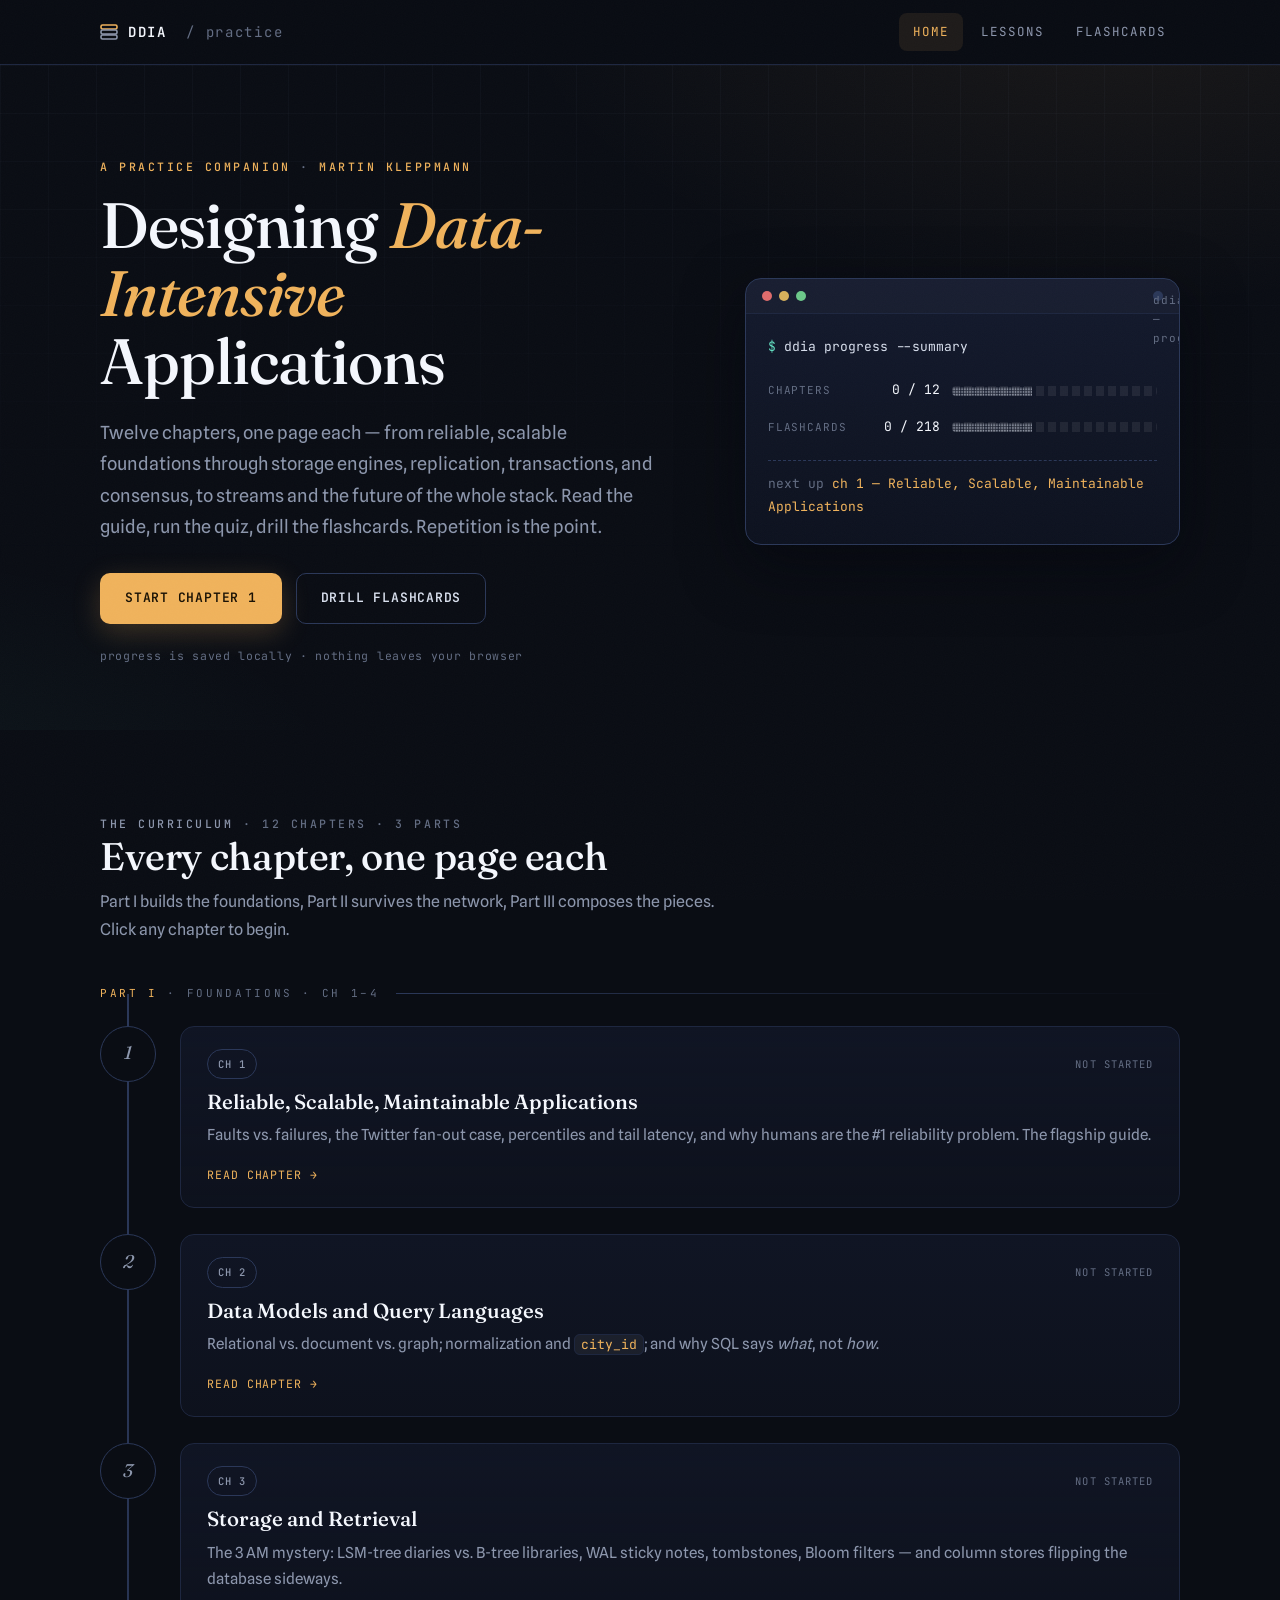
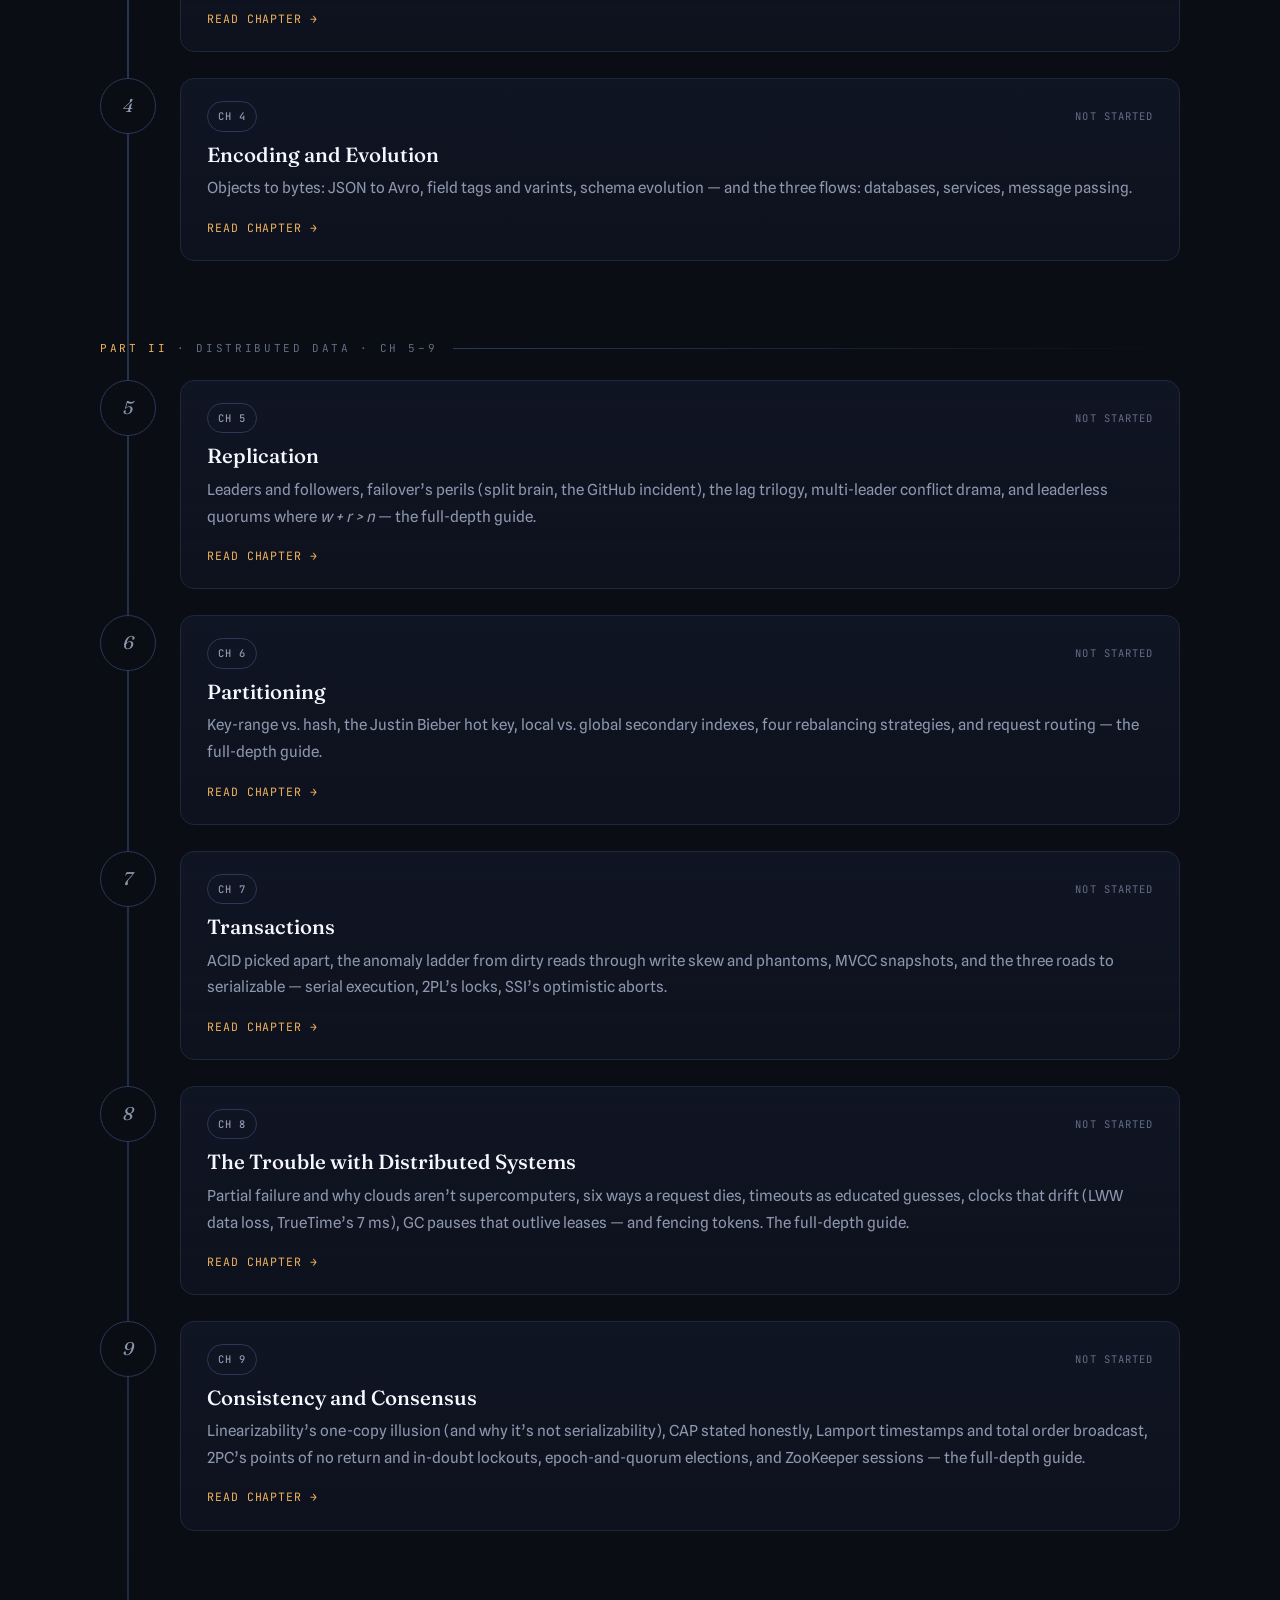
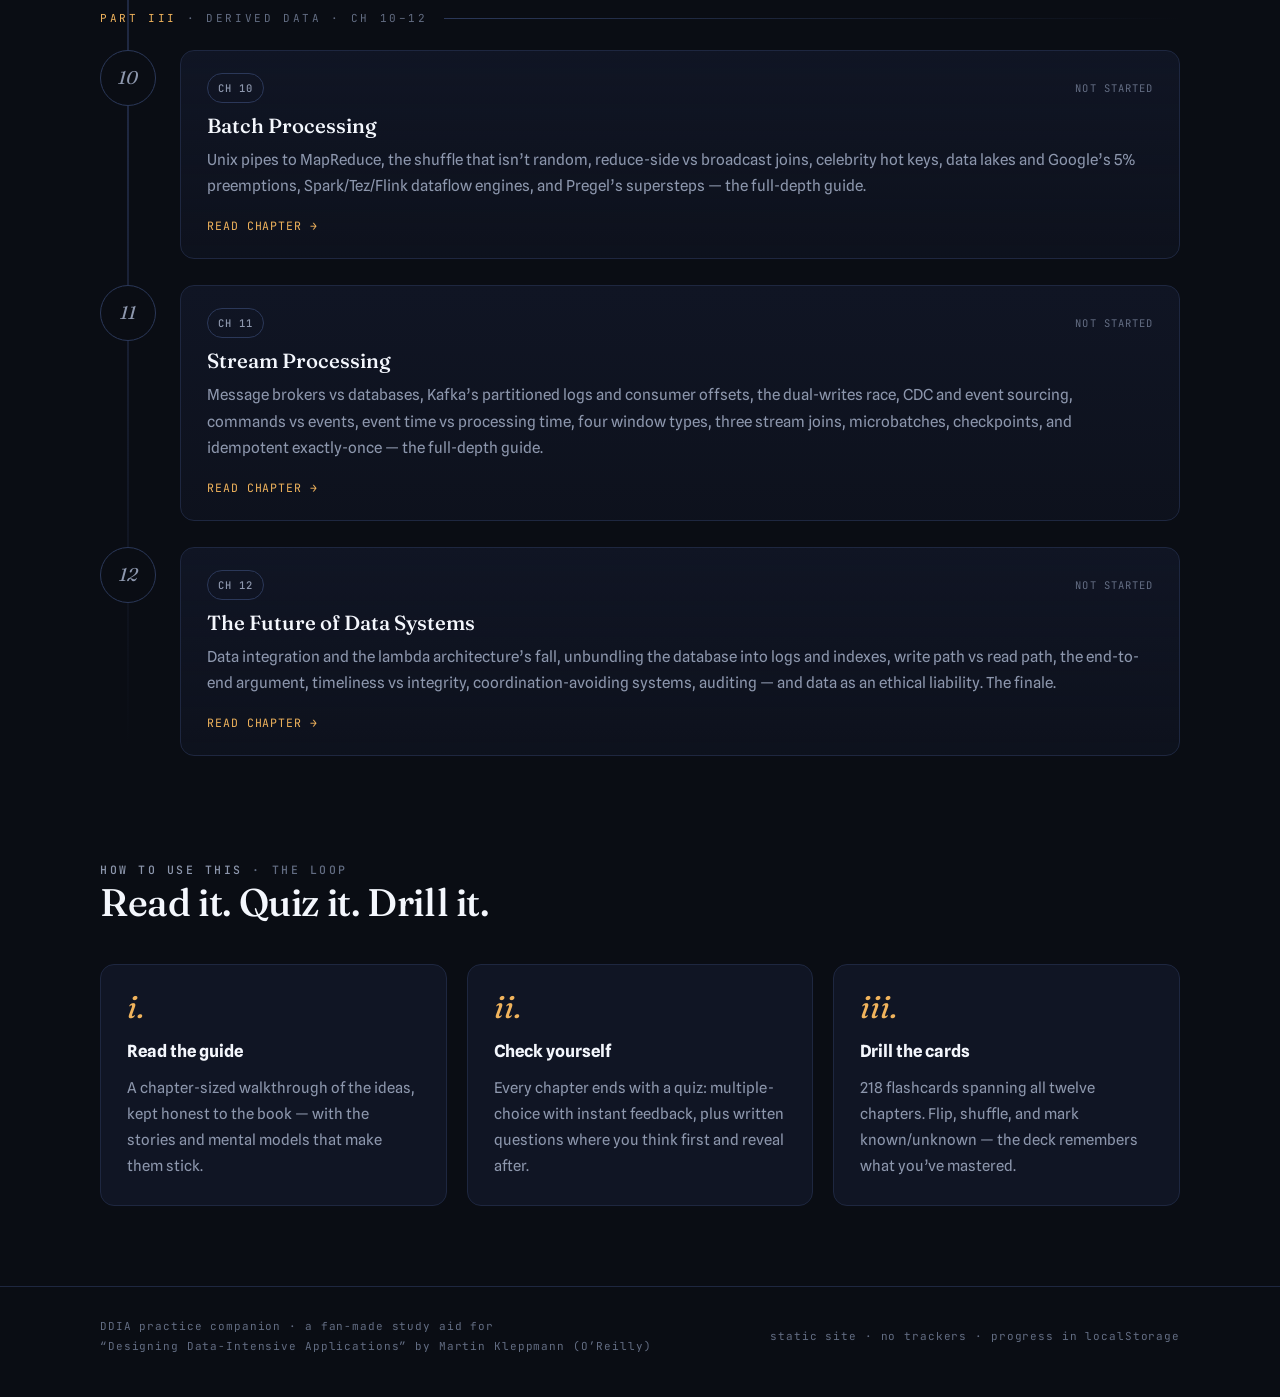
<file: index.html>
<!doctype html>
<html lang="en">
<head>
  <meta charset="utf-8">
  <meta name="viewport" content="width=device-width, initial-scale=1">
  <title>DDIA Practice — a study companion for Designing Data-Intensive Applications</title>
  <meta name="description" content="A free, self-paced practice companion for Martin Kleppmann's Designing Data-Intensive Applications: twelve chapter-by-chapter lessons, interactive quizzes, and flashcards. Progress is saved in your browser.">
  <link rel="icon" href="data:image/svg+xml,%3Csvg xmlns='http://www.w3.org/2000/svg' viewBox='0 0 32 32'%3E%3Crect width='32' height='32' rx='7' fill='%230a0d14'/%3E%3Cpath d='M16 6l9 10-9 10-9-10z' fill='%23f0b35c'/%3E%3C/svg%3E">
  <link rel="preconnect" href="https://fonts.googleapis.com">
  <link rel="preconnect" href="https://fonts.gstatic.com" crossorigin>
  <link href="https://fonts.googleapis.com/css2?family=Fraunces:ital,opsz,wght@0,9..144,300..700;1,9..144,300..700&family=Spline+Sans:wght@300..700&family=JetBrains+Mono:wght@400..600&display=swap" rel="stylesheet">
  
  <script>document.documentElement.classList.add("js")</script>
  <link rel="stylesheet" href="css/style.css">
</head>
<body data-active="home">

  <header class="nav">
    <div class="container nav-inner">
      <a class="brand" href="index.html">
        <svg width="18" height="18" viewBox="0 0 18 18" fill="none" aria-hidden="true">
          <rect x="1" y="2" width="16" height="4" rx="1.5" stroke="#f0b35c" stroke-width="1.6"/>
          <rect x="1" y="7" width="16" height="4" rx="1.5" stroke="#8d97ad" stroke-width="1.6"/>
          <rect x="1" y="12" width="16" height="4" rx="1.5" stroke="#8d97ad" stroke-width="1.6"/>
        </svg>
        DDIA&nbsp;<span class="dim">/ practice</span>
      </a>
      <nav class="nav-links" aria-label="Main">
        <a href="index.html" data-nav="home">Home</a>
        <a href="index.html#lessons" data-nav="lessons">Lessons</a>
        <a href="flashcards.html" data-nav="flashcards">Flashcards</a>
      </nav>
    </div>
  </header>

  <main>

    <!-- ============ hero ============ -->
    <section class="hero">
      <div class="container hero-grid">
        <div class="hero-copy">
          <p class="kicker">A practice companion <span class="dim">·</span> Martin Kleppmann</p>
          <h1>Designing <em>Data-Intensive</em> Applications</h1>
          <p class="lede">
            Twelve chapters, one page each — from reliable, scalable foundations through storage engines,
            replication, transactions, and consensus, to streams and the future of the whole stack.
            Read the guide, run the quiz, drill the flashcards. Repetition is the point.
          </p>
          <div class="hero-cta">
            <a class="btn primary" href="lessons/chapter1.html">Start Chapter 1</a>
            <a class="btn ghost" href="flashcards.html">Drill flashcards</a>
          </div>
          <p class="hero-note mono">progress is saved locally · nothing leaves your browser</p>
        </div>

        <aside class="terminal" aria-label="Your progress at a glance">
          <div class="terminal-bar">
            <span></span><span></span><span></span>
            <span class="terminal-title">ddia — progress</span>
          </div>
          <div class="terminal-body">
            <p><span class="prompt">$</span>ddia progress --summary</p>
            <div class="trow">
              <span class="tlabel">chapters</span>
              <span class="tval" id="term-chapters-val">0 / 12</span>
              <span class="tbar"><i id="term-chapters-bar" style="width:0%"></i></span>
            </div>
            <div class="trow">
              <span class="tlabel">flashcards</span>
              <span class="tval" id="term-cards-val">0 / 218</span>
              <span class="tbar teal"><i id="term-cards-bar" style="width:0%"></i></span>
            </div>
            <div class="tnext" id="term-next"><span class="dim">next up&nbsp;&nbsp;&nbsp;</span>ch 1 — Reliable, Scalable, Maintainable Applications</div>
          </div>
        </aside>
      </div>
    </section>

    <!-- ============ curriculum ============ -->
    <section class="section" id="lessons">
      <div class="container">
        <div class="section-head reveal">
          <p class="kicker">The curriculum <span class="dim">· 12 chapters · 3 parts</span></p>
          <h2>Every chapter, one page each</h2>
          <p>Part I builds the foundations, Part II survives the network, Part III composes the pieces. Click any chapter to begin.</p>
        </div>

        <div class="timeline">

          <div class="tl-part-head">
            <span class="plabel">Part I <span class="dim">· Foundations · Ch 1–4</span></span>
            <span class="rule"></span>
          </div>

          <div class="tl-item reveal" data-d="1">
            <span class="tl-num">1</span>
            <a class="tl-card" href="lessons/chapter1.html">
              <div class="tl-meta">
                <span class="chip">Ch 1</span>
                <span class="tl-status" data-chapter="chapter1">not started</span>
              </div>
              <h3>Reliable, Scalable, Maintainable Applications</h3>
              <p>Faults vs. failures, the Twitter fan-out case, percentiles and tail latency, and why humans are the #1 reliability problem. The flagship guide.</p>
              <div class="tl-foot"><span>Read chapter →</span><span class="spacer"></span><span class="tl-score"></span></div>
            </a>
          </div>

          <div class="tl-item reveal" data-d="2">
            <span class="tl-num">2</span>
            <a class="tl-card" href="lessons/chapter2.html">
              <div class="tl-meta">
                <span class="chip">Ch 2</span>
                <span class="tl-status" data-chapter="chapter2">not started</span>
              </div>
              <h3>Data Models and Query Languages</h3>
              <p>Relational vs. document vs. graph; normalization and <code>city_id</code>; and why SQL says <em>what</em>, not <em>how</em>.</p>
              <div class="tl-foot"><span>Read chapter →</span><span class="spacer"></span><span class="tl-score"></span></div>
            </a>
          </div>

          <div class="tl-item reveal" data-d="3">
            <span class="tl-num">3</span>
            <a class="tl-card" href="lessons/chapter3.html">
              <div class="tl-meta">
                <span class="chip">Ch 3</span>
                <span class="tl-status" data-chapter="chapter3">not started</span>
              </div>
              <h3>Storage and Retrieval</h3>
              <p>The 3 AM mystery: LSM-tree diaries vs. B-tree libraries, WAL sticky notes, tombstones, Bloom filters — and column stores flipping the database sideways.</p>
              <div class="tl-foot"><span>Read chapter →</span><span class="spacer"></span><span class="tl-score"></span></div>
            </a>
          </div>

          <div class="tl-item reveal" data-d="4">
            <span class="tl-num">4</span>
            <a class="tl-card" href="lessons/chapter4.html">
              <div class="tl-meta">
                <span class="chip">Ch 4</span>
                <span class="tl-status" data-chapter="chapter4">not started</span>
              </div>
              <h3>Encoding and Evolution</h3>
              <p>Objects to bytes: JSON to Avro, field tags and varints, schema evolution — and the three flows: databases, services, message passing.</p>
              <div class="tl-foot"><span>Read chapter →</span><span class="spacer"></span><span class="tl-score"></span></div>
            </a>
          </div>

          <div class="tl-part-head">
            <span class="plabel">Part II <span class="dim">· Distributed Data · Ch 5–9</span></span>
            <span class="rule"></span>
          </div>

          <div class="tl-item reveal" data-d="1">
            <span class="tl-num">5</span>
            <a class="tl-card" href="lessons/chapter5.html">
              <div class="tl-meta">
                <span class="chip">Ch 5</span>
                <span class="tl-status" data-chapter="chapter5">not started</span>
              </div>
              <h3>Replication</h3>
              <p>Leaders and followers, failover’s perils (split brain, the GitHub incident), the lag trilogy, multi-leader conflict drama, and leaderless quorums where <em>w&nbsp;+&nbsp;r&nbsp;&gt;&nbsp;n</em> — the full-depth guide.</p>
              <div class="tl-foot"><span>Read chapter →</span><span class="spacer"></span><span class="tl-score"></span></div>
            </a>
          </div>

          <div class="tl-item reveal" data-d="2">
            <span class="tl-num">6</span>
            <a class="tl-card" href="lessons/chapter6.html">
              <div class="tl-meta">
                <span class="chip">Ch 6</span>
                <span class="tl-status" data-chapter="chapter6">not started</span>
              </div>
              <h3>Partitioning</h3>
              <p>Key-range vs. hash, the Justin Bieber hot key, local vs. global secondary indexes, four rebalancing strategies, and request routing — the full-depth guide.</p>
              <div class="tl-foot"><span>Read chapter →</span><span class="spacer"></span><span class="tl-score"></span></div>
            </a>
          </div>

          <div class="tl-item reveal" data-d="3">
            <span class="tl-num">7</span>
            <a class="tl-card" href="lessons/chapter7.html">
              <div class="tl-meta">
                <span class="chip">Ch 7</span>
                <span class="tl-status" data-chapter="chapter7">not started</span>
              </div>
              <h3>Transactions</h3>
              <p>ACID picked apart, the anomaly ladder from dirty reads through write skew and phantoms, MVCC snapshots, and the three roads to serializable — serial execution, 2PL’s locks, SSI’s optimistic aborts.</p>
              <div class="tl-foot"><span>Read chapter →</span><span class="spacer"></span><span class="tl-score"></span></div>
            </a>
          </div>

          <div class="tl-item reveal" data-d="4">
            <span class="tl-num">8</span>
            <a class="tl-card" href="lessons/chapter8.html">
              <div class="tl-meta">
                <span class="chip">Ch 8</span>
                <span class="tl-status" data-chapter="chapter8">not started</span>
              </div>
              <h3>The Trouble with Distributed Systems</h3>
              <p>Partial failure and why clouds aren’t supercomputers, six ways a request dies, timeouts as educated guesses, clocks that drift (LWW data loss, TrueTime’s 7 ms), GC pauses that outlive leases — and fencing tokens. The full-depth guide.</p>
              <div class="tl-foot"><span>Read chapter →</span><span class="spacer"></span><span class="tl-score"></span></div>
            </a>
          </div>

          <div class="tl-item reveal" data-d="5">
            <span class="tl-num">9</span>
            <a class="tl-card" href="lessons/chapter9.html">
              <div class="tl-meta">
                <span class="chip">Ch 9</span>
                <span class="tl-status" data-chapter="chapter9">not started</span>
              </div>
              <h3>Consistency and Consensus</h3>
              <p>Linearizability’s one-copy illusion (and why it’s not serializability), CAP stated honestly, Lamport timestamps and total order broadcast, 2PC’s points of no return and in-doubt lockouts, epoch-and-quorum elections, and ZooKeeper sessions — the full-depth guide.</p>
              <div class="tl-foot"><span>Read chapter →</span><span class="spacer"></span><span class="tl-score"></span></div>
            </a>
          </div>

          <div class="tl-part-head">
            <span class="plabel">Part III <span class="dim">· Derived Data · Ch 10–12</span></span>
            <span class="rule"></span>
          </div>

          <div class="tl-item reveal" data-d="1">
            <span class="tl-num">10</span>
            <a class="tl-card" href="lessons/chapter10.html">
              <div class="tl-meta">
                <span class="chip">Ch 10</span>
                <span class="tl-status" data-chapter="chapter10">not started</span>
              </div>
              <h3>Batch Processing</h3>
              <p>Unix pipes to MapReduce, the shuffle that isn’t random, reduce-side vs broadcast joins, celebrity hot keys, data lakes and Google’s 5% preemptions, Spark/Tez/Flink dataflow engines, and Pregel’s supersteps — the full-depth guide.</p>
              <div class="tl-foot"><span>Read chapter →</span><span class="spacer"></span><span class="tl-score"></span></div>
            </a>
          </div>

          <div class="tl-item reveal" data-d="2">
            <span class="tl-num">11</span>
            <a class="tl-card" href="lessons/chapter11.html">
              <div class="tl-meta">
                <span class="chip">Ch 11</span>
                <span class="tl-status" data-chapter="chapter11">not started</span>
              </div>
              <h3>Stream Processing</h3>
              <p>Message brokers vs databases, Kafka’s partitioned logs and consumer offsets, the dual-writes race, CDC and event sourcing, commands vs events, event time vs processing time, four window types, three stream joins, microbatches, checkpoints, and idempotent exactly-once — the full-depth guide.</p>
              <div class="tl-foot"><span>Read chapter →</span><span class="spacer"></span><span class="tl-score"></span></div>
            </a>
          </div>

          <div class="tl-item reveal" data-d="3">
            <span class="tl-num">12</span>
            <a class="tl-card" href="lessons/chapter12.html">
              <div class="tl-meta">
                <span class="chip">Ch 12</span>
                <span class="tl-status" data-chapter="chapter12">not started</span>
              </div>
              <h3>The Future of Data Systems</h3>
              <p>Data integration and the lambda architecture’s fall, unbundling the database into logs and indexes, write path vs read path, the end-to-end argument, timeliness vs integrity, coordination-avoiding systems, auditing — and data as an ethical liability. The finale.</p>
              <div class="tl-foot"><span>Read chapter →</span><span class="spacer"></span><span class="tl-score"></span></div>
            </a>
          </div>

        </div>
      </div>
    </section>

    <!-- ============ how to use ============ -->
    <section class="section">
      <div class="container">
        <div class="section-head reveal">
          <p class="kicker">How to use this <span class="dim">· the loop</span></p>
          <h2>Read it. Quiz it. Drill it.</h2>
        </div>
        <div class="steps">
          <div class="step reveal" data-d="1">
            <span class="n">i.</span>
            <h3>Read the guide</h3>
            <p>A chapter-sized walkthrough of the ideas, kept honest to the book — with the stories and mental models that make them stick.</p>
          </div>
          <div class="step reveal" data-d="2">
            <span class="n">ii.</span>
            <h3>Check yourself</h3>
            <p>Every chapter ends with a quiz: multiple-choice with instant feedback, plus written questions where you think first and reveal after.</p>
          </div>
          <div class="step reveal" data-d="3">
            <span class="n">iii.</span>
            <h3>Drill the cards</h3>
            <p>218 flashcards spanning all twelve chapters. Flip, shuffle, and mark known/unknown — the deck remembers what you’ve mastered.</p>
          </div>
        </div>
      </div>
    </section>

  </main>

  <footer>
    <div class="container foot-inner">
      <p>DDIA practice companion · a fan-made study aid for<br>“Designing Data-Intensive Applications” by Martin Kleppmann (O’Reilly)</p>
      <p>static site · no trackers · progress in localStorage</p>
    </div>
  </footer>

  <script src="js/cards.js"></script>
  <script src="js/shared.js"></script>
  <script src="js/home.js"></script>
</body>
</html>
</file>
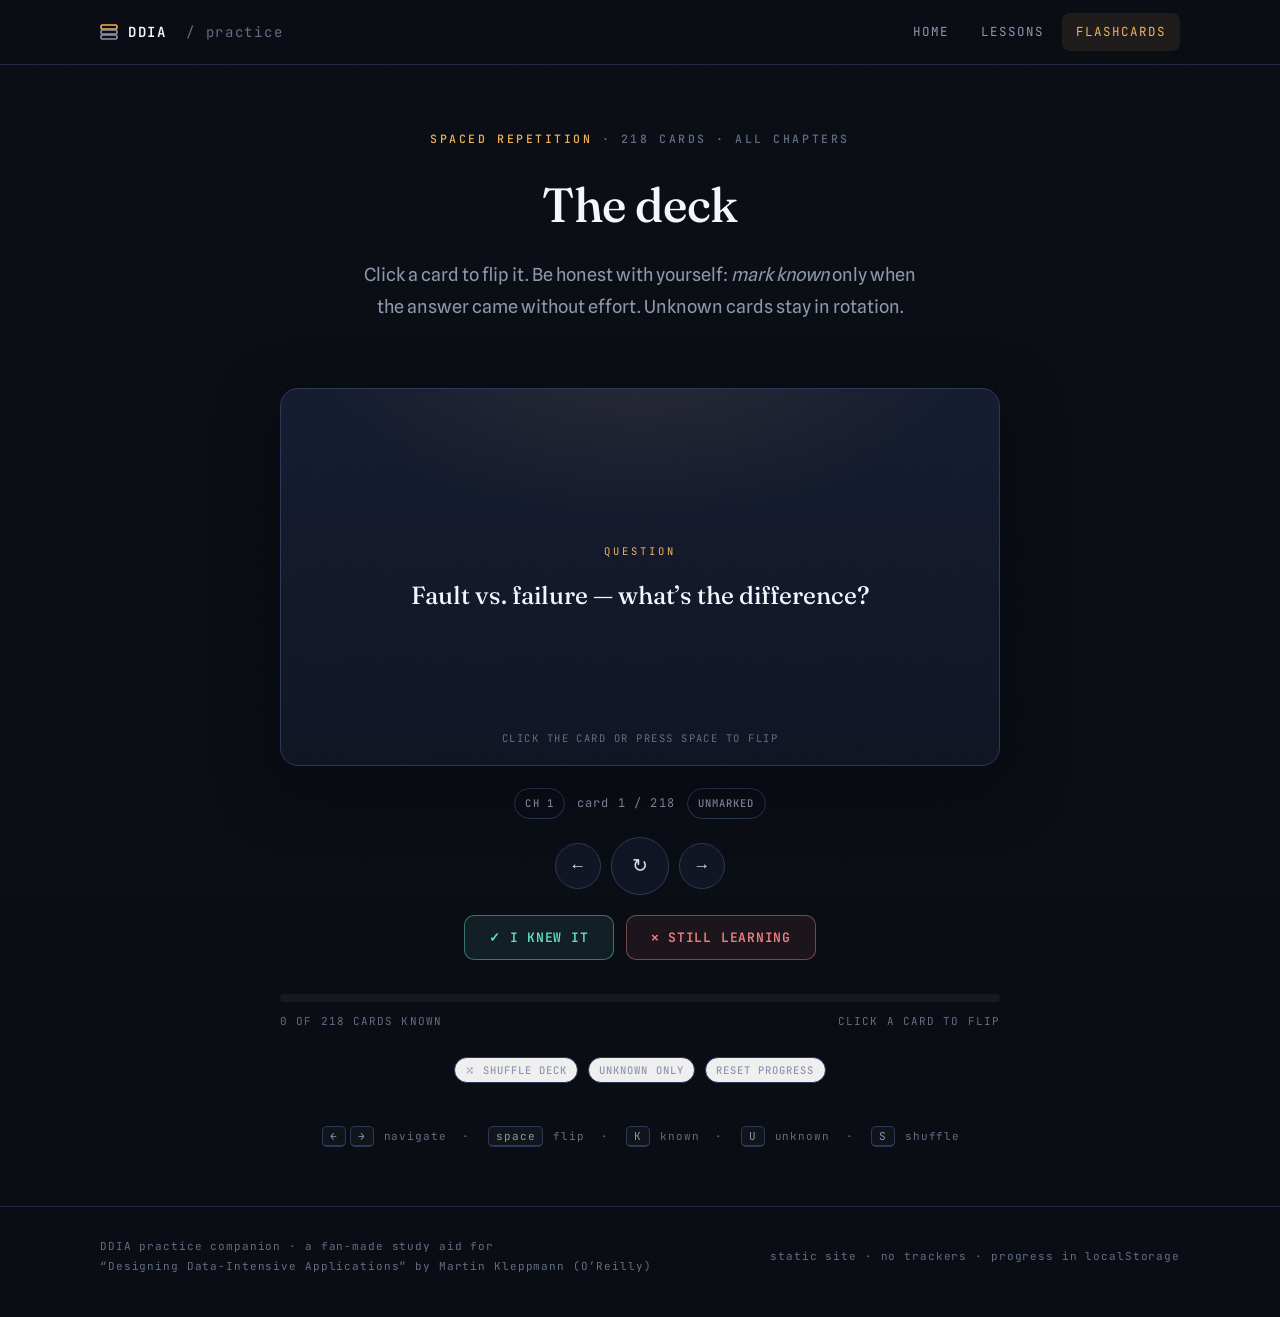
<file: flashcards.html>
<!doctype html>
<html lang="en">
<head>
  <meta charset="utf-8">
  <meta name="viewport" content="width=device-width, initial-scale=1">
  <title>Flashcards — DDIA Practice</title>
  <meta name="description" content="Interactive flashcard trainer for Designing Data-Intensive Applications: 218 cards across all twelve chapters. Click to flip, shuffle, and track what you know.">
  <link rel="icon" href="data:image/svg+xml,%3Csvg xmlns='http://www.w3.org/2000/svg' viewBox='0 0 32 32'%3E%3Crect width='32' height='32' rx='7' fill='%230a0d14'/%3E%3Cpath d='M16 6l9 10-9 10-9-10z' fill='%23f0b35c'/%3E%3C/svg%3E">
  <link rel="preconnect" href="https://fonts.googleapis.com">
  <link rel="preconnect" href="https://fonts.gstatic.com" crossorigin>
  <link href="https://fonts.googleapis.com/css2?family=Fraunces:ital,opsz,wght@0,9..144,300..700;1,9..144,300..700&family=Spline+Sans:wght@300..700&family=JetBrains+Mono:wght@400..600&display=swap" rel="stylesheet">
  
  <script>document.documentElement.classList.add("js")</script>
  <link rel="stylesheet" href="css/style.css">
</head>
<body data-active="flashcards">

  <header class="nav">
    <div class="container nav-inner">
      <a class="brand" href="index.html">
        <svg width="18" height="18" viewBox="0 0 18 18" fill="none" aria-hidden="true">
          <rect x="1" y="2" width="16" height="4" rx="1.5" stroke="#f0b35c" stroke-width="1.6"/>
          <rect x="1" y="7" width="16" height="4" rx="1.5" stroke="#8d97ad" stroke-width="1.6"/>
          <rect x="1" y="12" width="16" height="4" rx="1.5" stroke="#8d97ad" stroke-width="1.6"/>
        </svg>
        DDIA&nbsp;<span class="dim">/ practice</span>
      </a>
      <nav class="nav-links" aria-label="Main">
        <a href="index.html" data-nav="home">Home</a>
        <a href="index.html#lessons" data-nav="lessons">Lessons</a>
        <a href="flashcards.html" data-nav="flashcards">Flashcards</a>
      </nav>
    </div>
  </header>

  <main class="container">

    <section class="fc-header">
      <p class="kicker">Spaced repetition <span class="dim">· 218 cards · all chapters</span></p>
      <h1>The deck</h1>
      <p class="lede">Click a card to flip it. Be honest with yourself: <em>mark known</em> only when the answer came without effort. Unknown cards stay in rotation.</p>
    </section>

    <div class="fc-stage">

      <div class="fc-card" id="fc-card" role="button" tabindex="0" aria-label="Flashcard — click to flip">
        <div class="fc-inner">
          <div class="fc-face fc-front">
            <p class="fc-label">Question</p>
            <p class="fc-text" id="fc-front">…</p>
            <p class="fc-hint">click the card or press space to flip</p>
          </div>
          <div class="fc-face fc-back">
            <p class="fc-label">Answer</p>
            <p class="fc-text" id="fc-back">…</p>
          </div>
        </div>
      </div>

      <div class="fc-empty" id="fc-empty" style="display:none">
        <h2 style="font-family:var(--serif);font-weight:500;color:var(--text-strong);margin:0 0 8px">Everything in this filter is marked known.</h2>
        <p>Turn off “unknown only”, or reset your progress to run the whole deck again.</p>
        <button class="btn ghost" id="fc-empty-undo" type="button">Show all cards</button>
      </div>

      <div class="fc-meta-row" id="fc-meta-row">
        <span class="chip" id="fc-lesson">L1</span>
        <span class="fc-counter" id="fc-counter">card 1 / 25</span>
        <span class="chip" id="fc-known-badge">unmarked</span>
      </div>

      <div class="fc-controls" id="fc-controls-row">
        <button class="icon-btn" id="fc-prev" type="button" aria-label="Previous card">←</button>
        <button class="icon-btn" id="fc-flip" type="button" aria-label="Flip card" style="width:58px;height:58px;font-size:1.2rem">↻</button>
        <button class="icon-btn" id="fc-next" type="button" aria-label="Next card">→</button>
      </div>

      <div class="fc-actions" id="fc-actions-row">
        <button class="btn ghost good" id="fc-known" type="button">✓ I knew it</button>
        <button class="btn ghost bad" id="fc-unknown" type="button">✕ Still learning</button>
      </div>

      <div class="fc-progress" id="fc-progress">
        <div class="bar"><i id="fc-bar-fill" style="width:0%"></i></div>
        <div class="row">
          <span id="fc-bar-label">0 of 218 cards known</span>
          <span>click a card to flip</span>
        </div>
      </div>

      <div class="fc-toolbar">
        <button class="chip" id="fc-shuffle" type="button">⤮ shuffle deck</button>
        <button class="chip" id="fc-only-unknown" type="button">unknown only</button>
        <button class="chip danger" id="fc-reset" type="button">reset progress</button>
      </div>

      <p class="kbd-hints">
        <kbd>←</kbd><kbd>→</kbd> navigate &nbsp;·&nbsp; <kbd>space</kbd> flip &nbsp;·&nbsp;
        <kbd>K</kbd> known &nbsp;·&nbsp; <kbd>U</kbd> unknown &nbsp;·&nbsp; <kbd>S</kbd> shuffle
      </p>
    </div>

  </main>

  <footer>
    <div class="container foot-inner">
      <p>DDIA practice companion · a fan-made study aid for<br>“Designing Data-Intensive Applications” by Martin Kleppmann (O’Reilly)</p>
      <p>static site · no trackers · progress in localStorage</p>
    </div>
  </footer>

  <script src="js/cards.js"></script>
  <script src="js/shared.js"></script>
  <script src="js/flashcards.js"></script>
  <script>
    /* wire the empty-state button to toggle the filter back off */
    (function () {
      var b = document.getElementById('fc-empty-undo');
      var f = document.getElementById('fc-only-unknown');
      if (b && f) b.addEventListener('click', function () { f.click(); });
    })();
  </script>
</body>
</html>
</file>
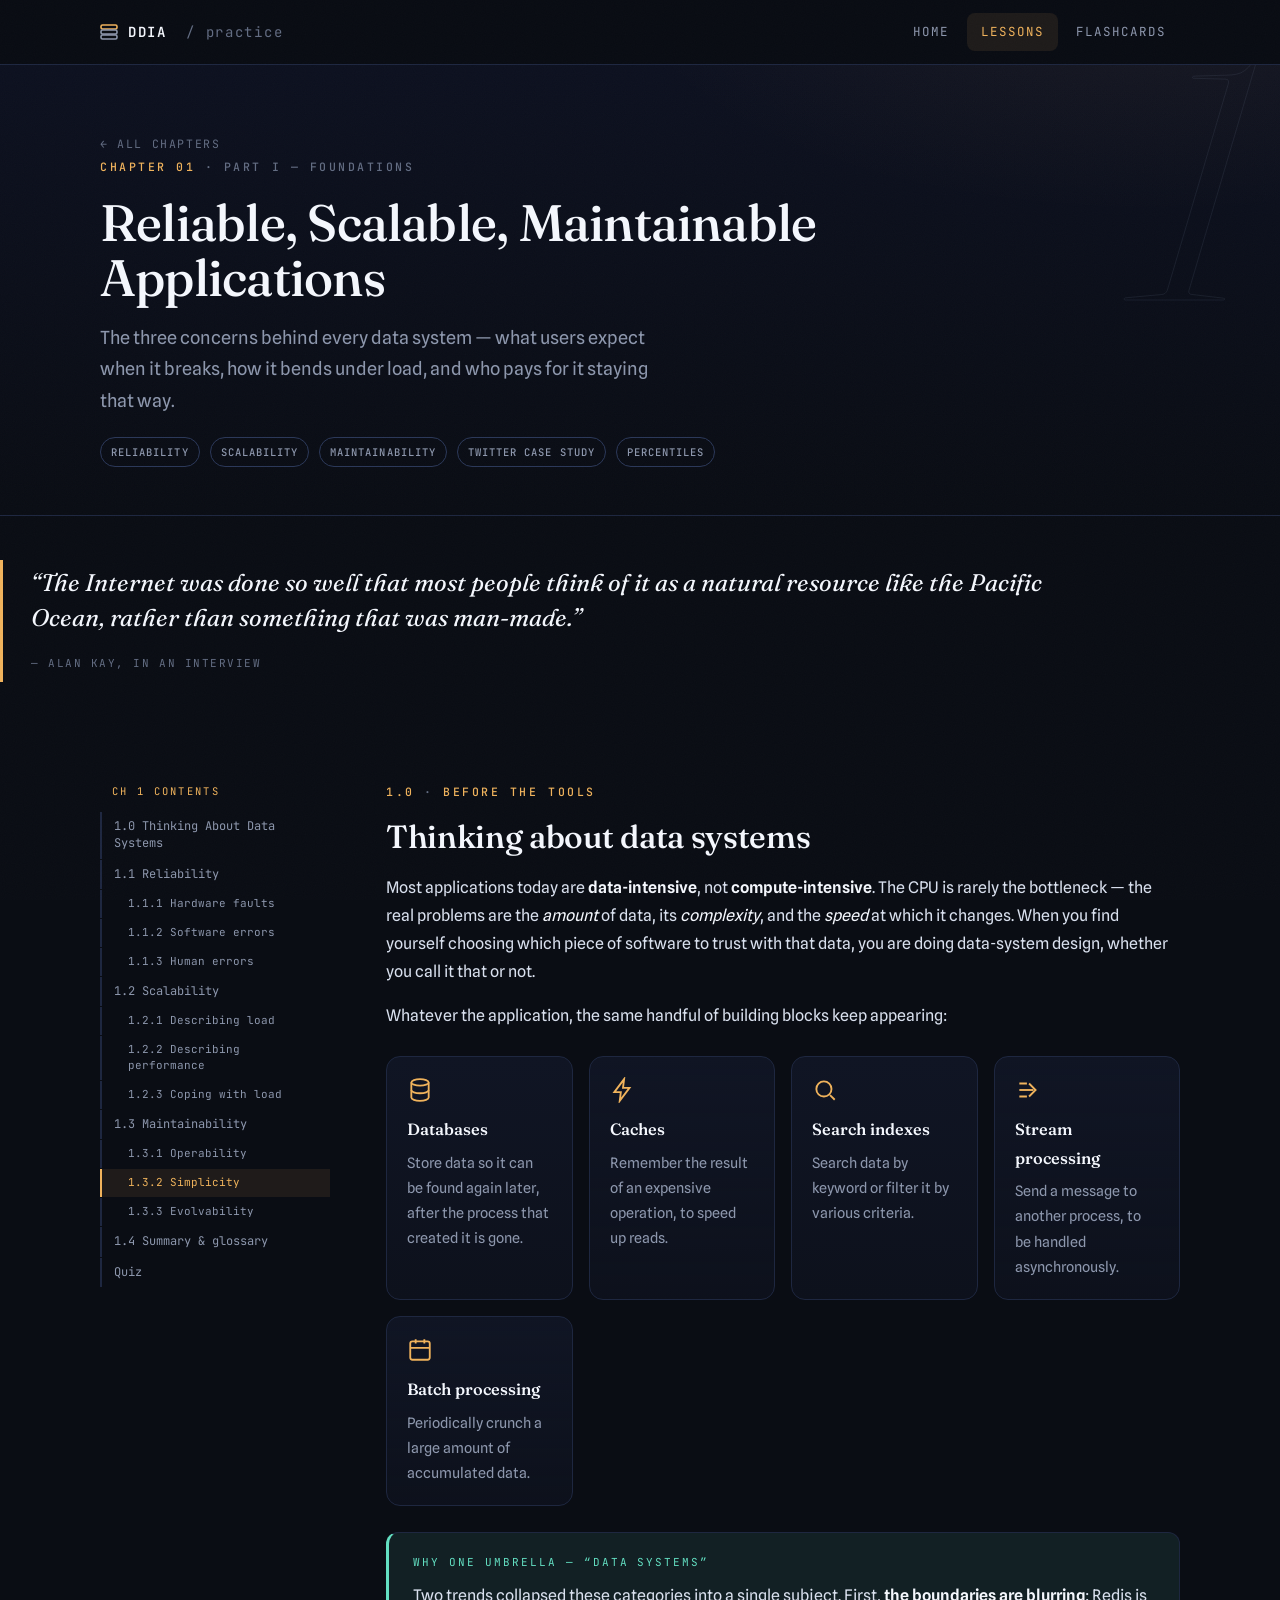
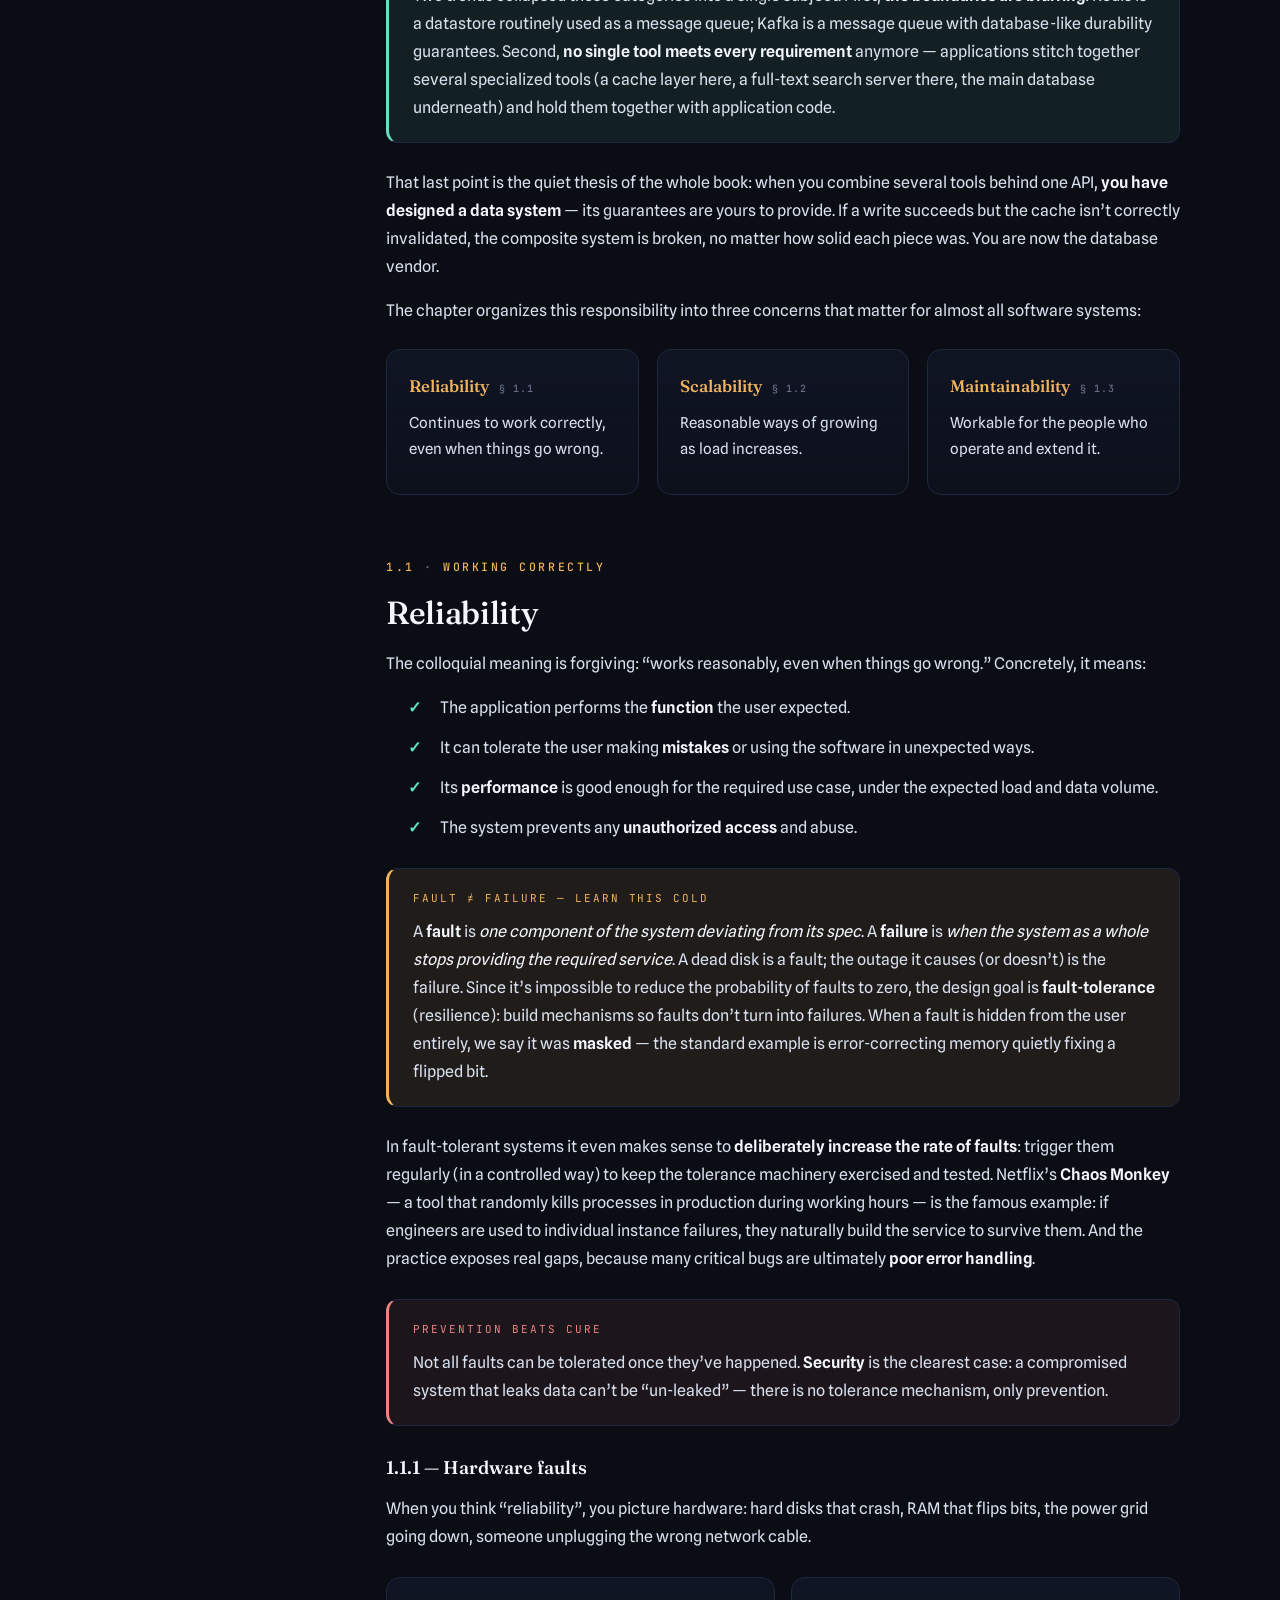
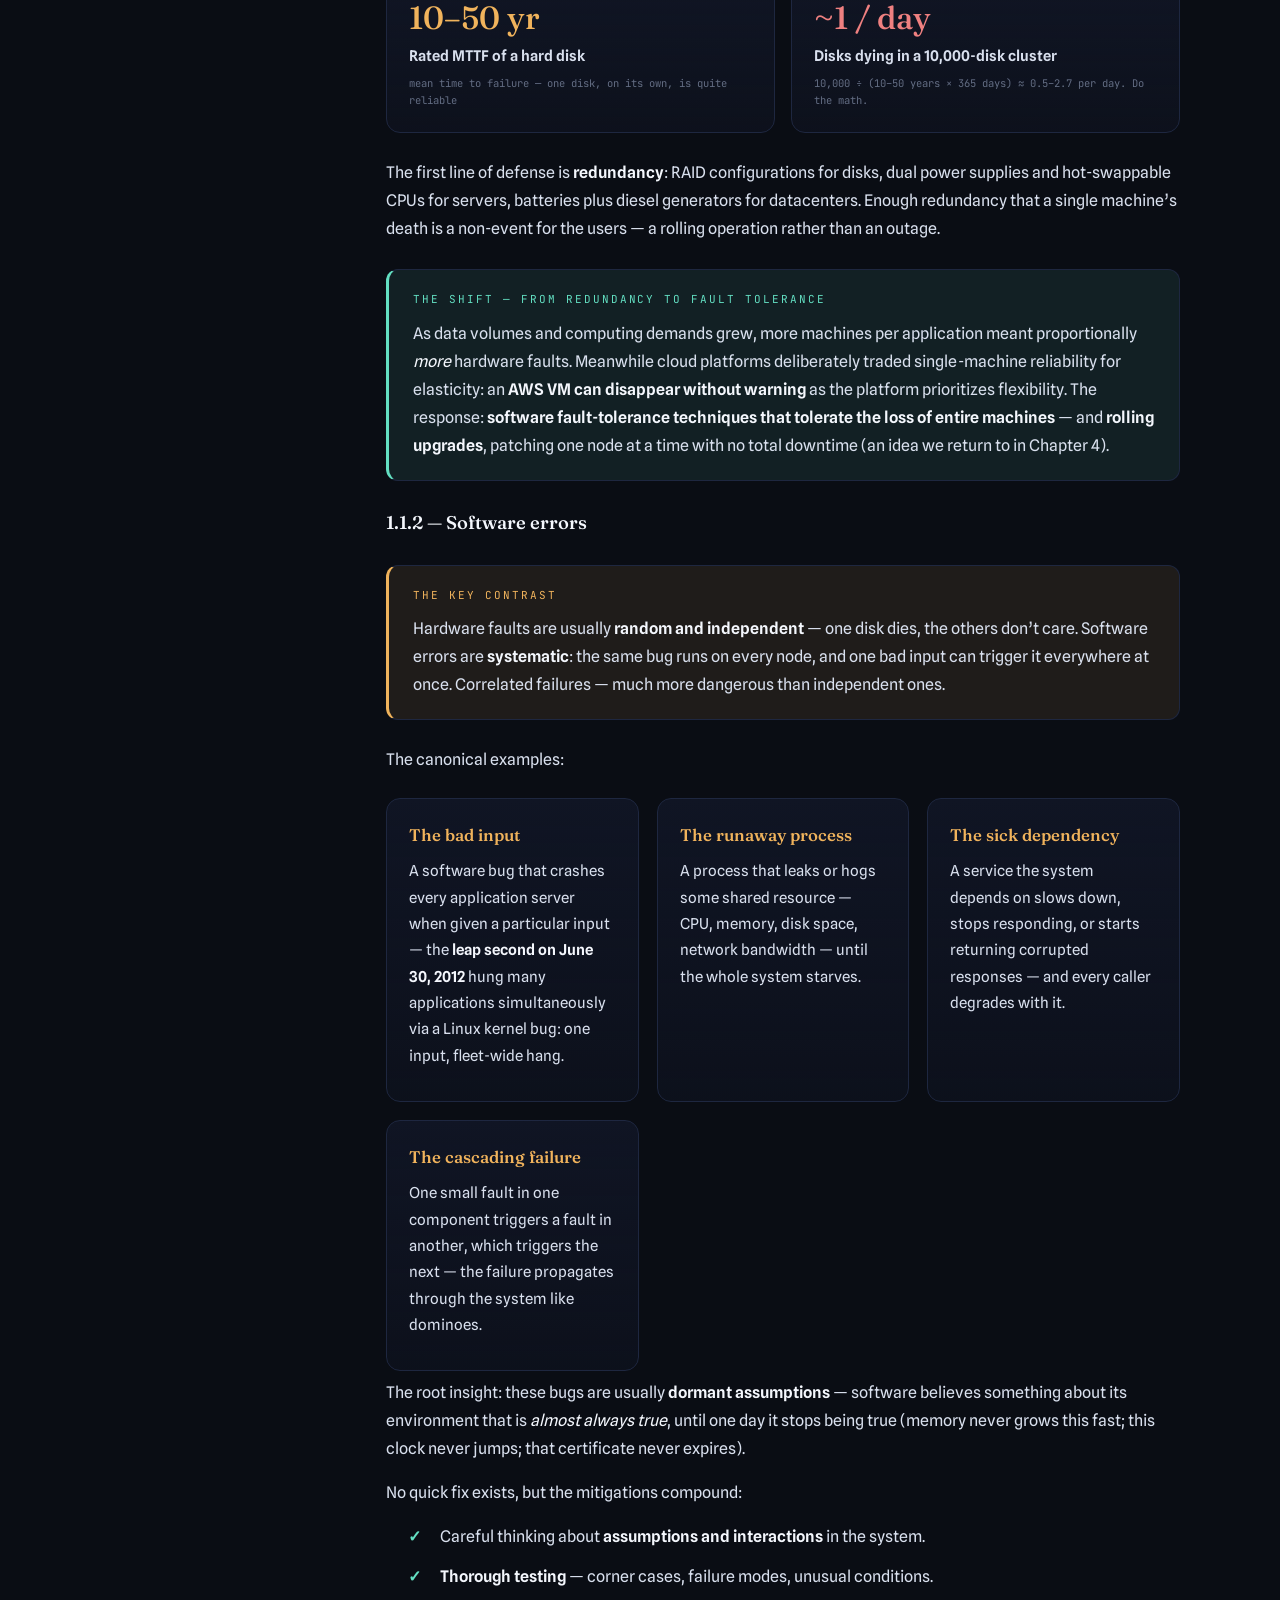
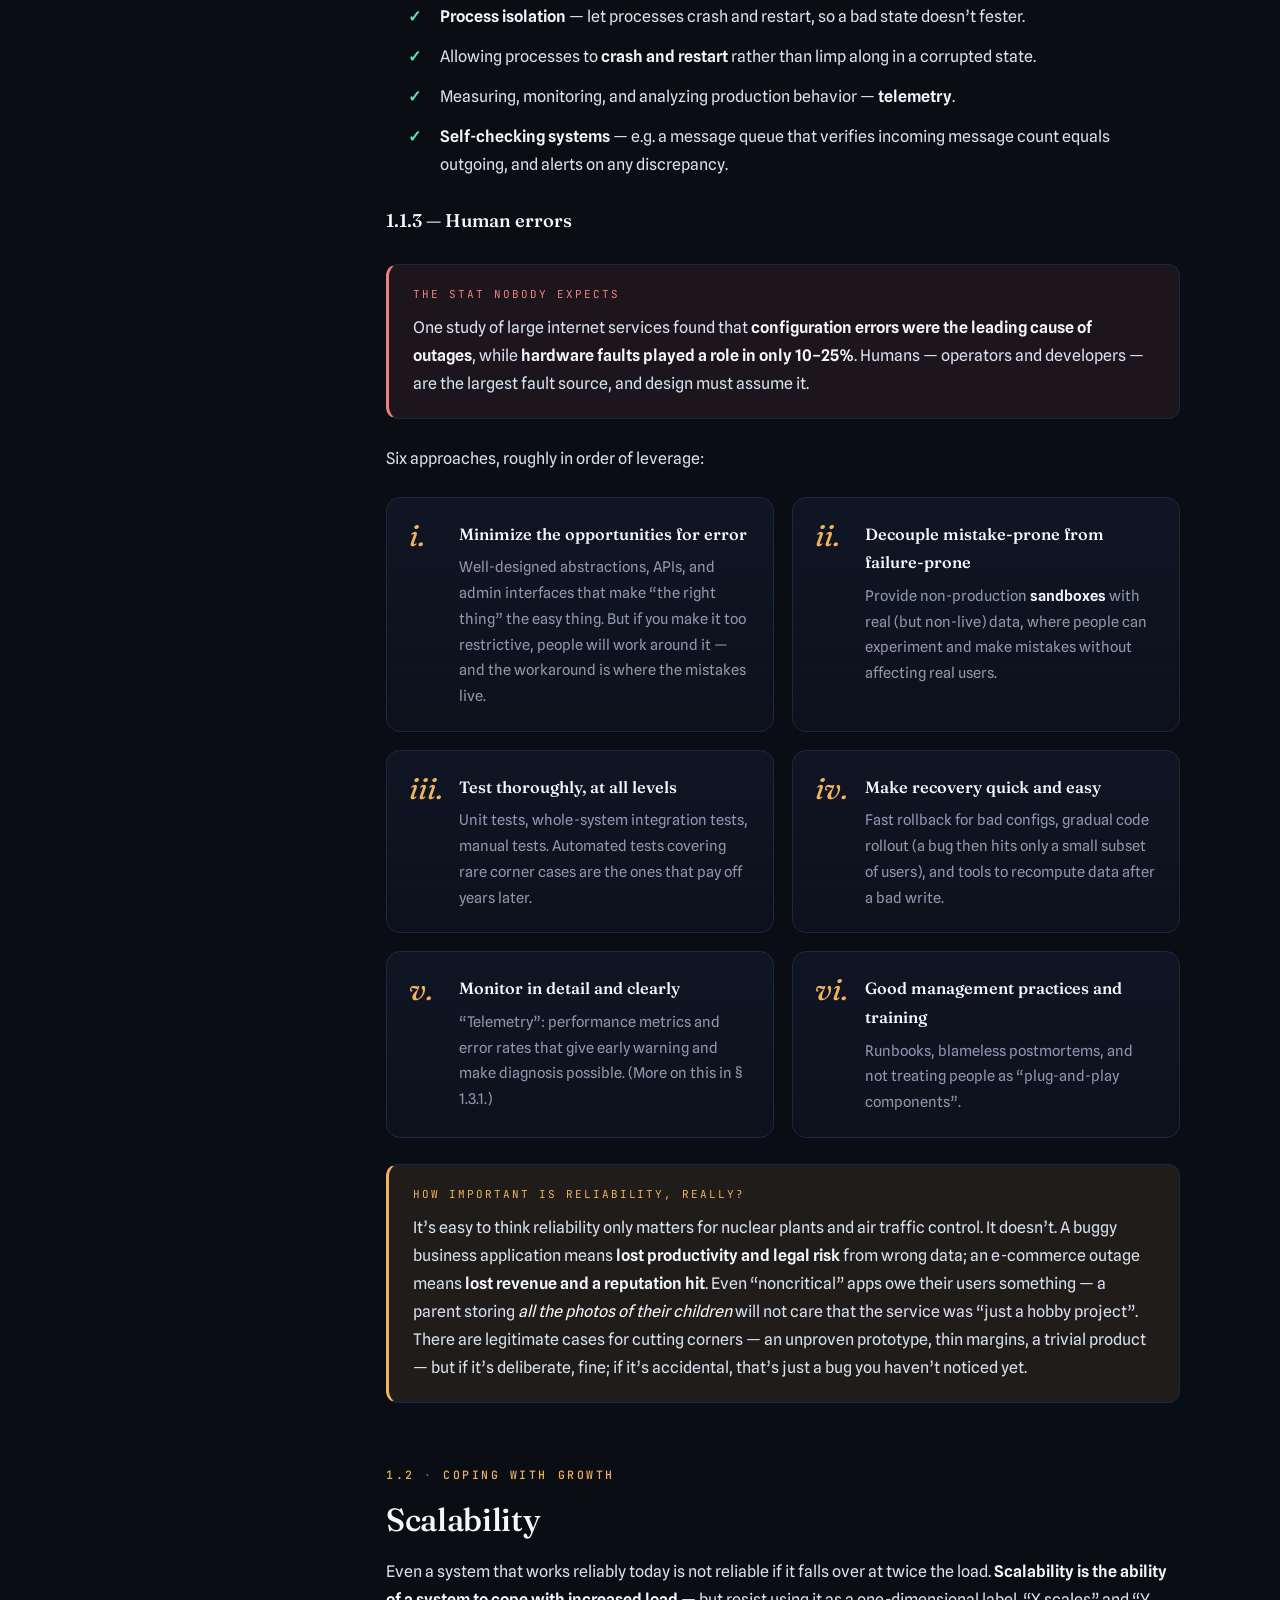
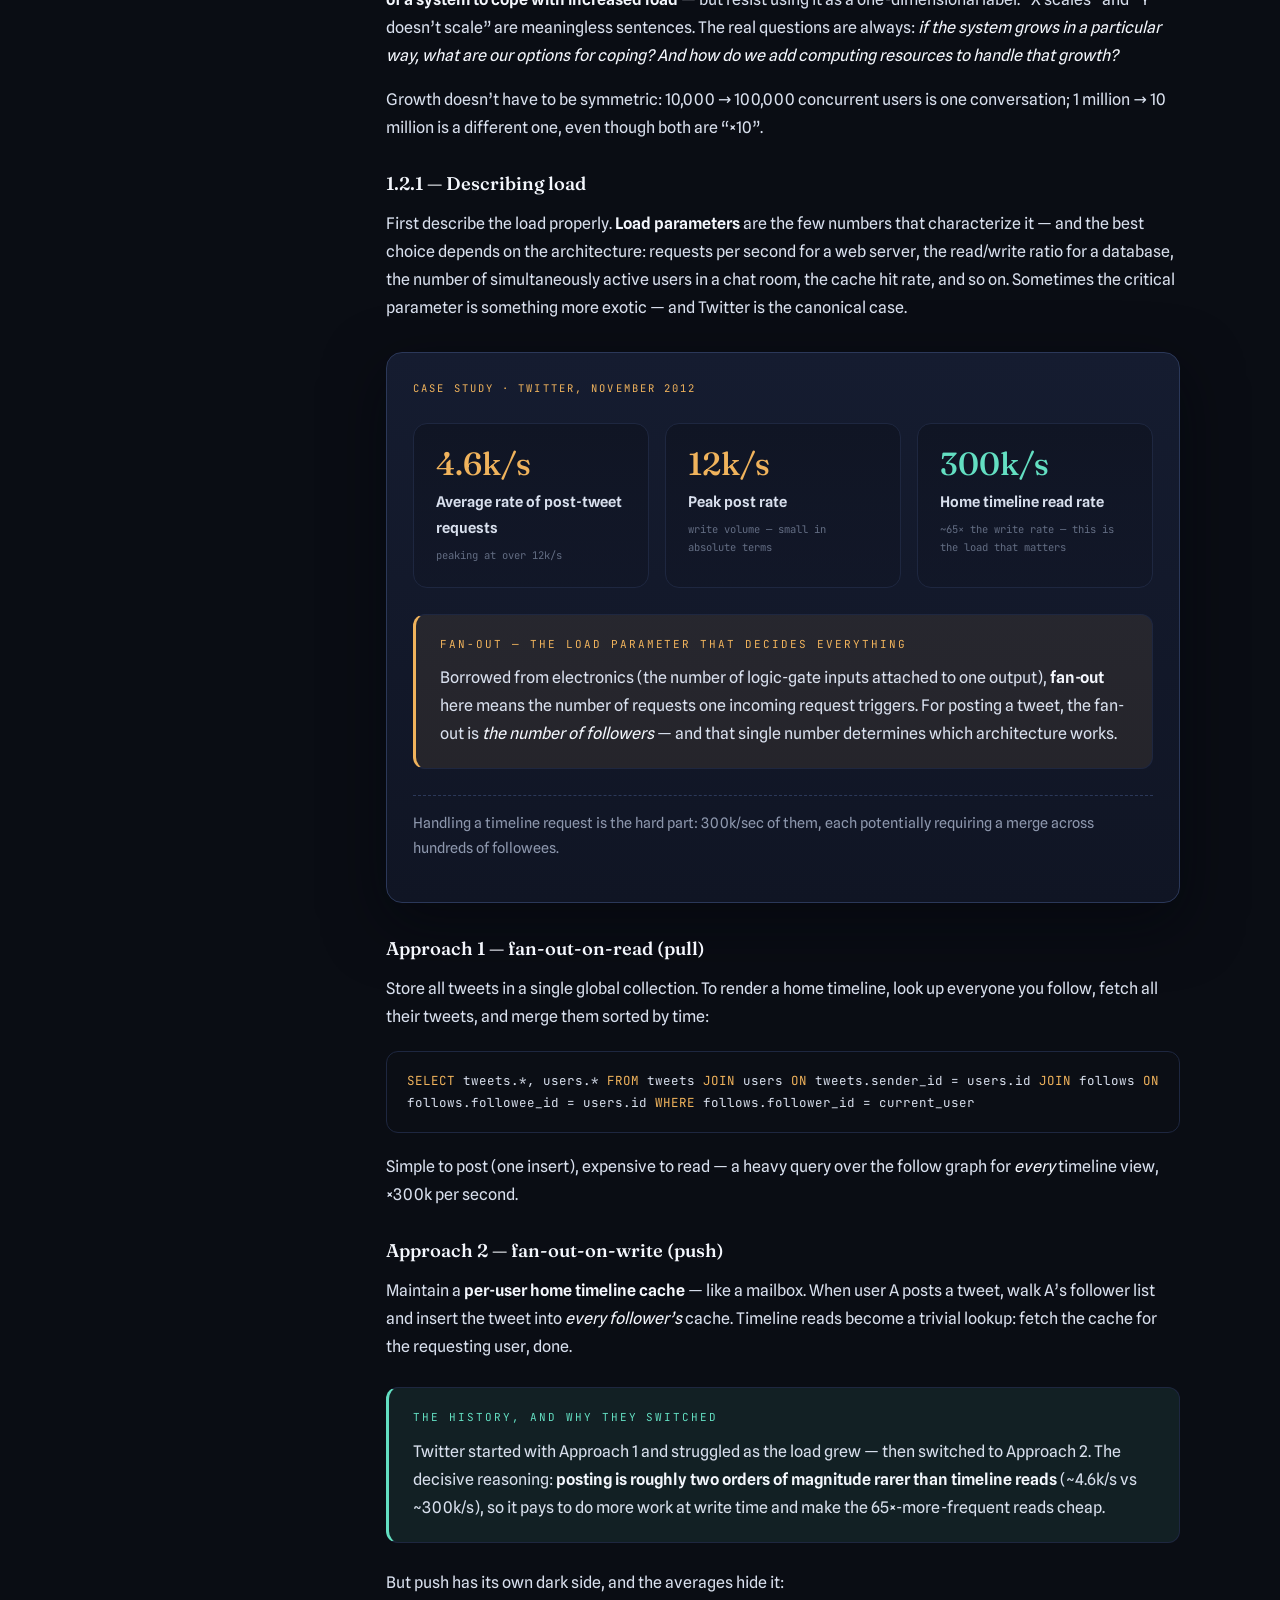
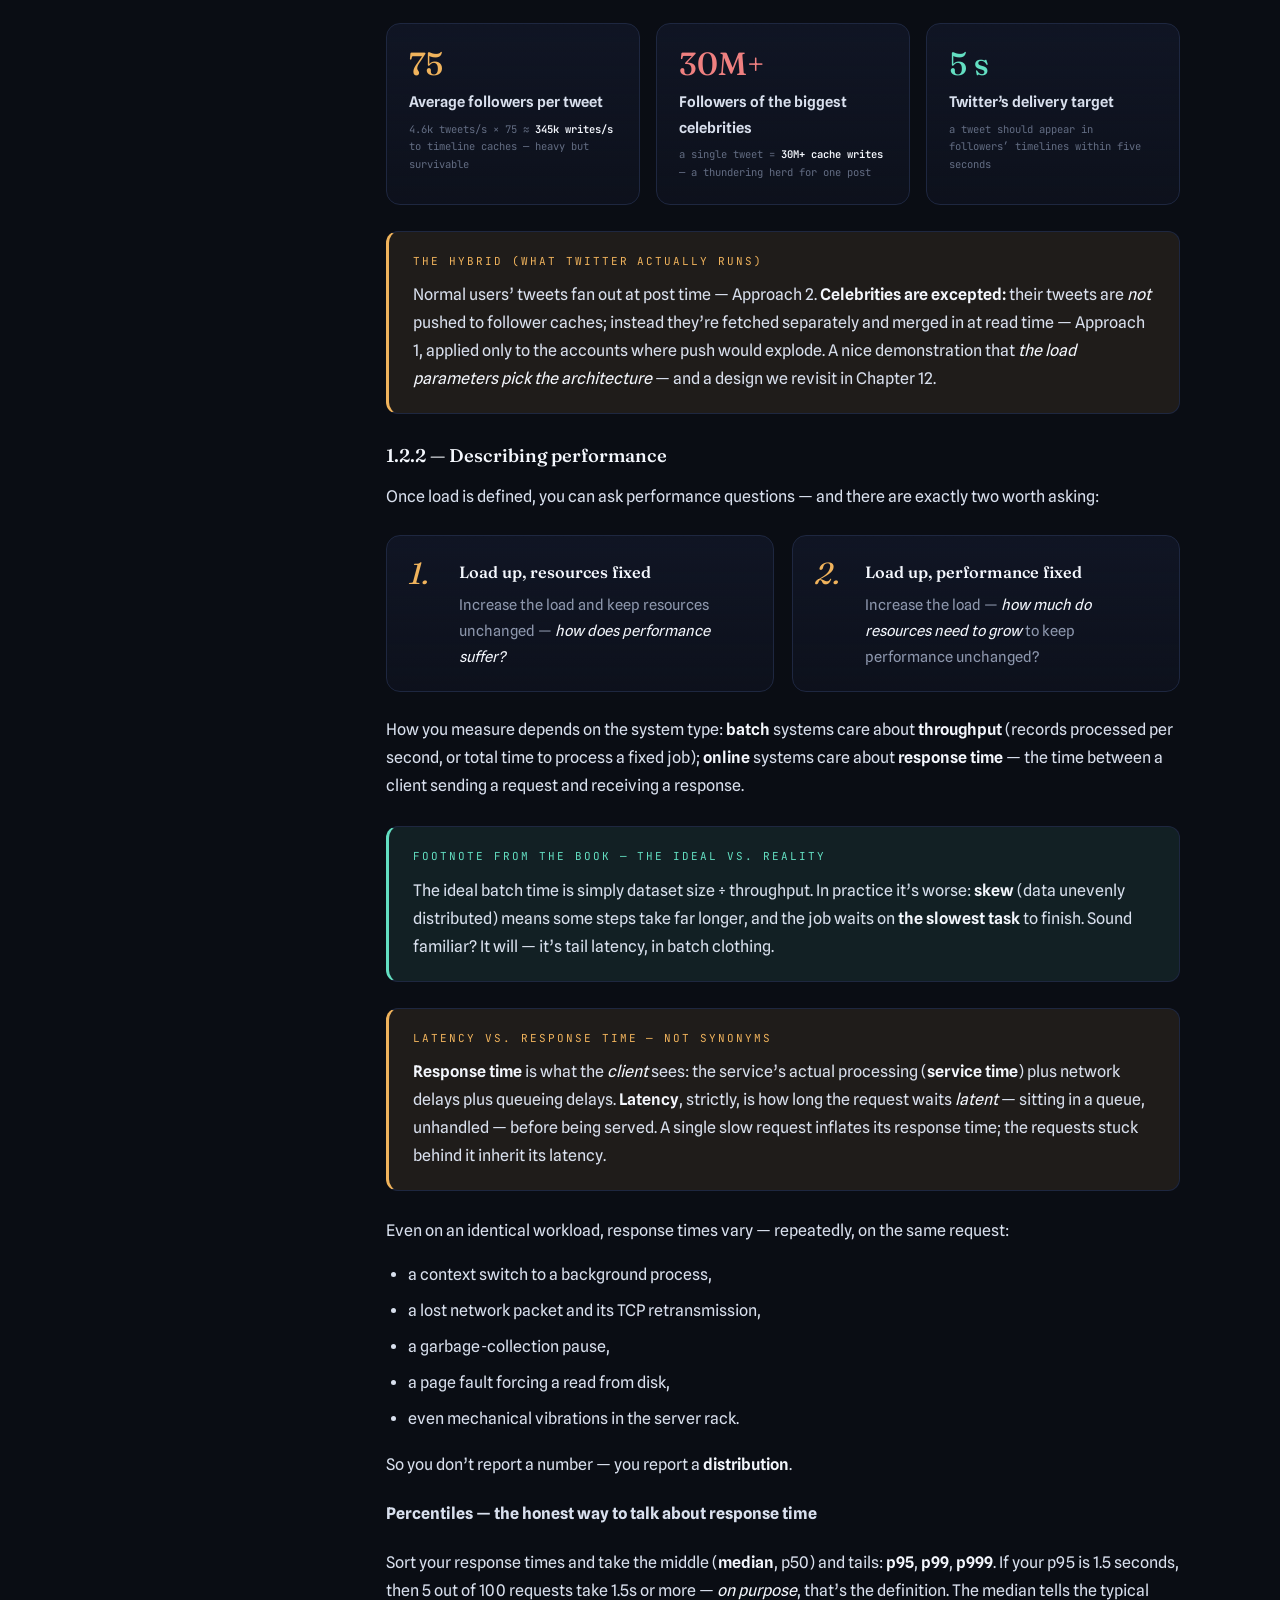
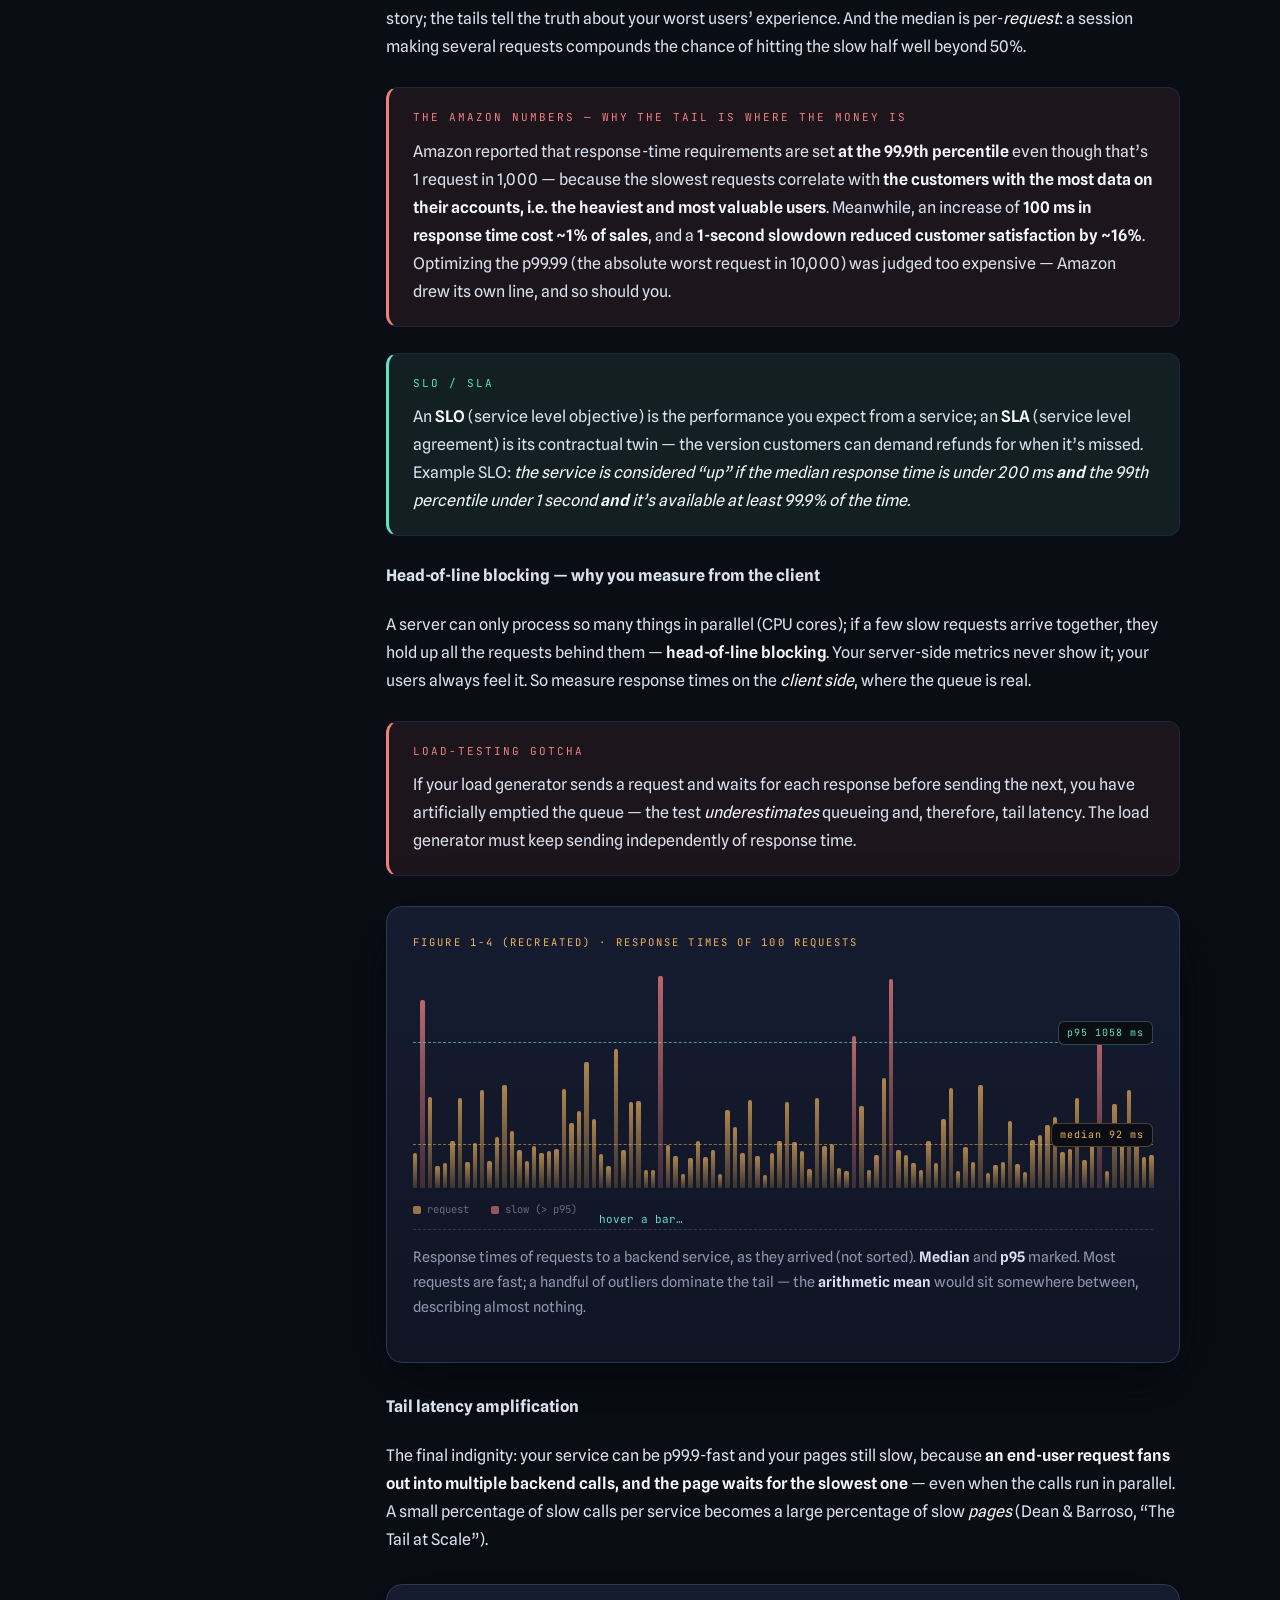
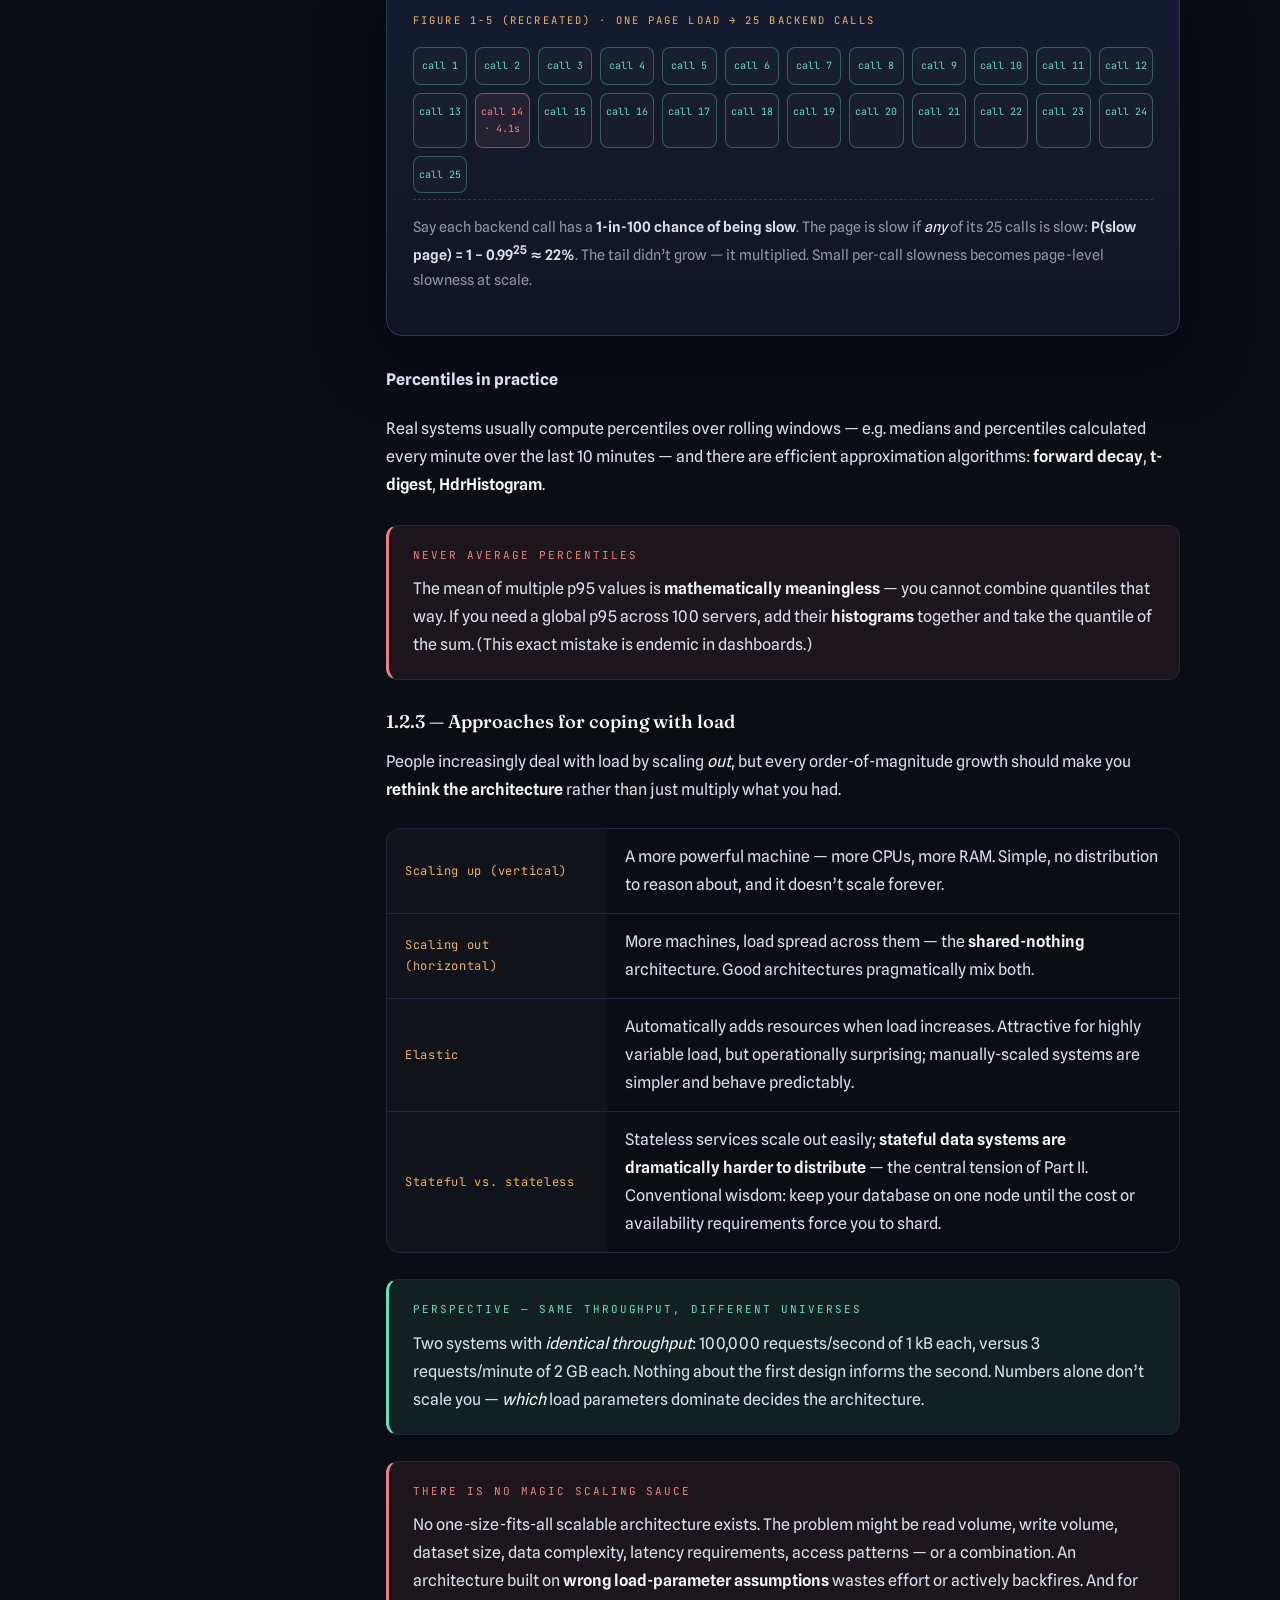
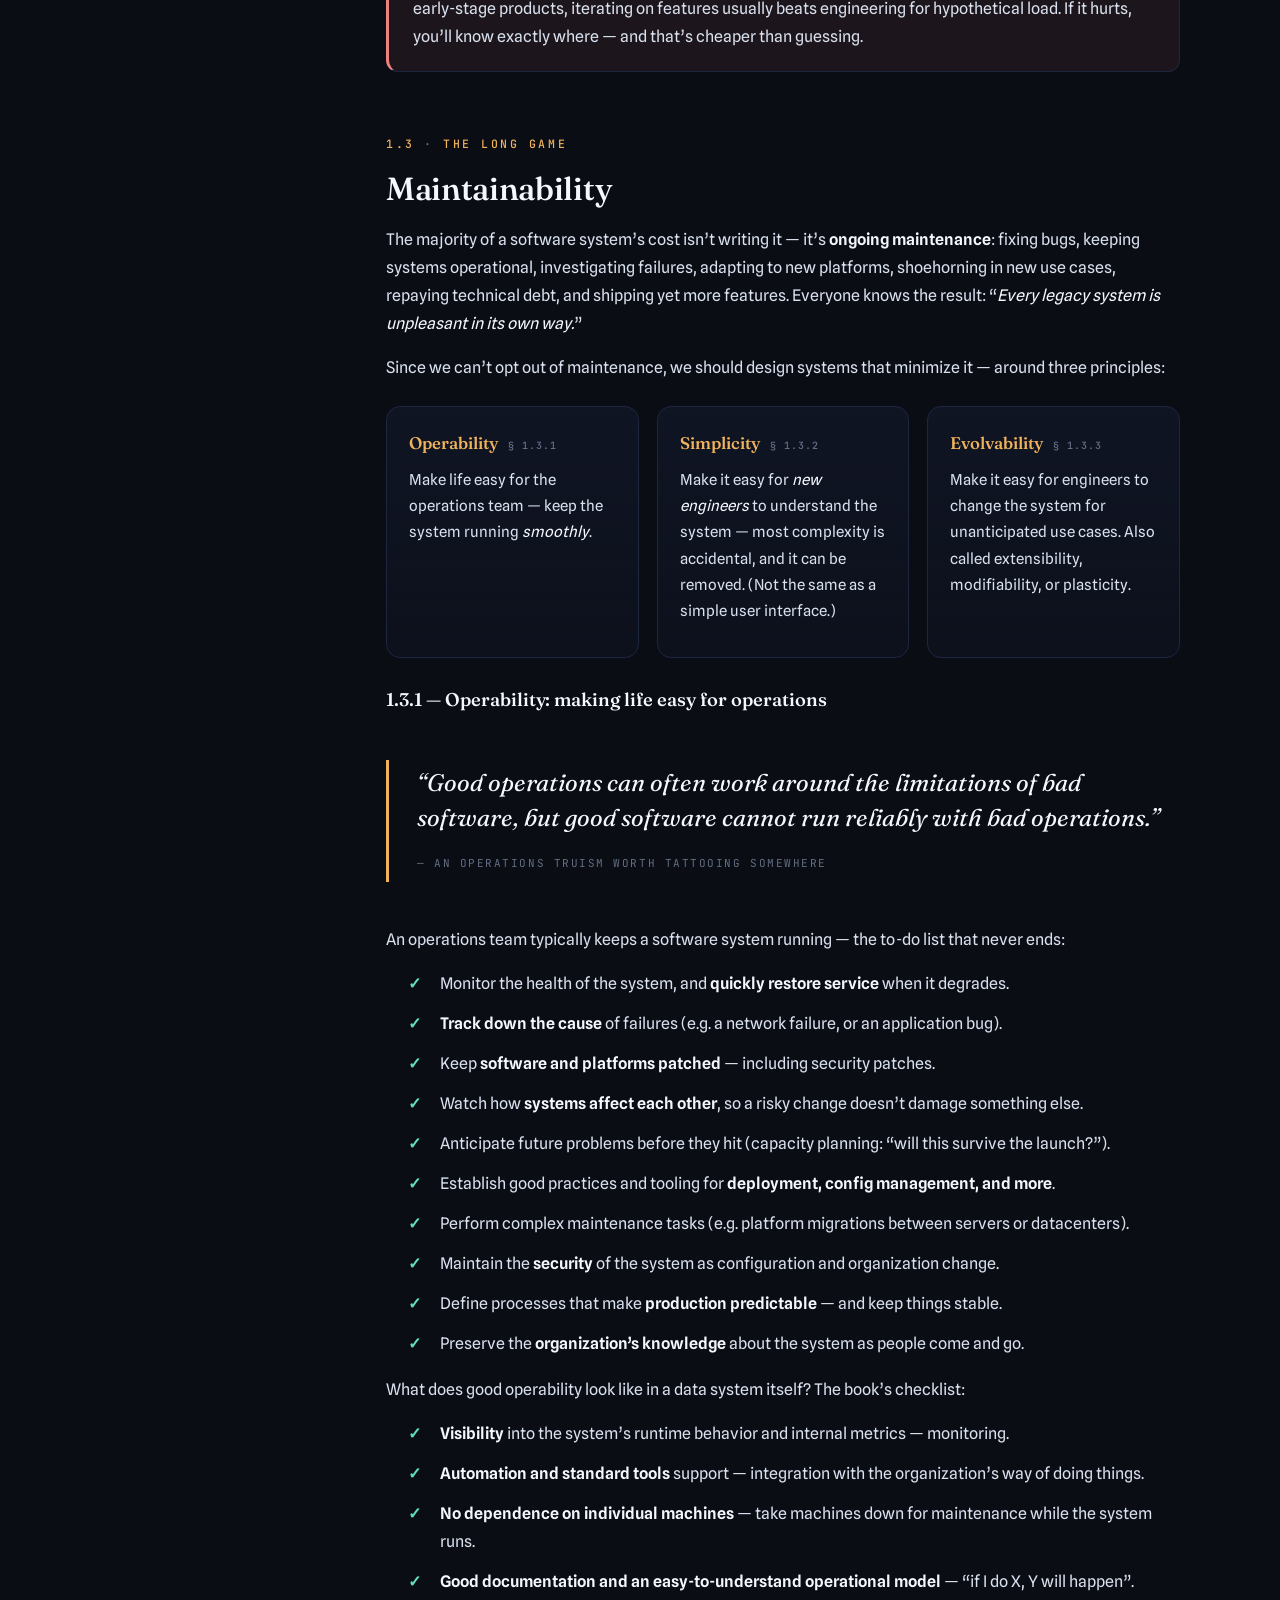
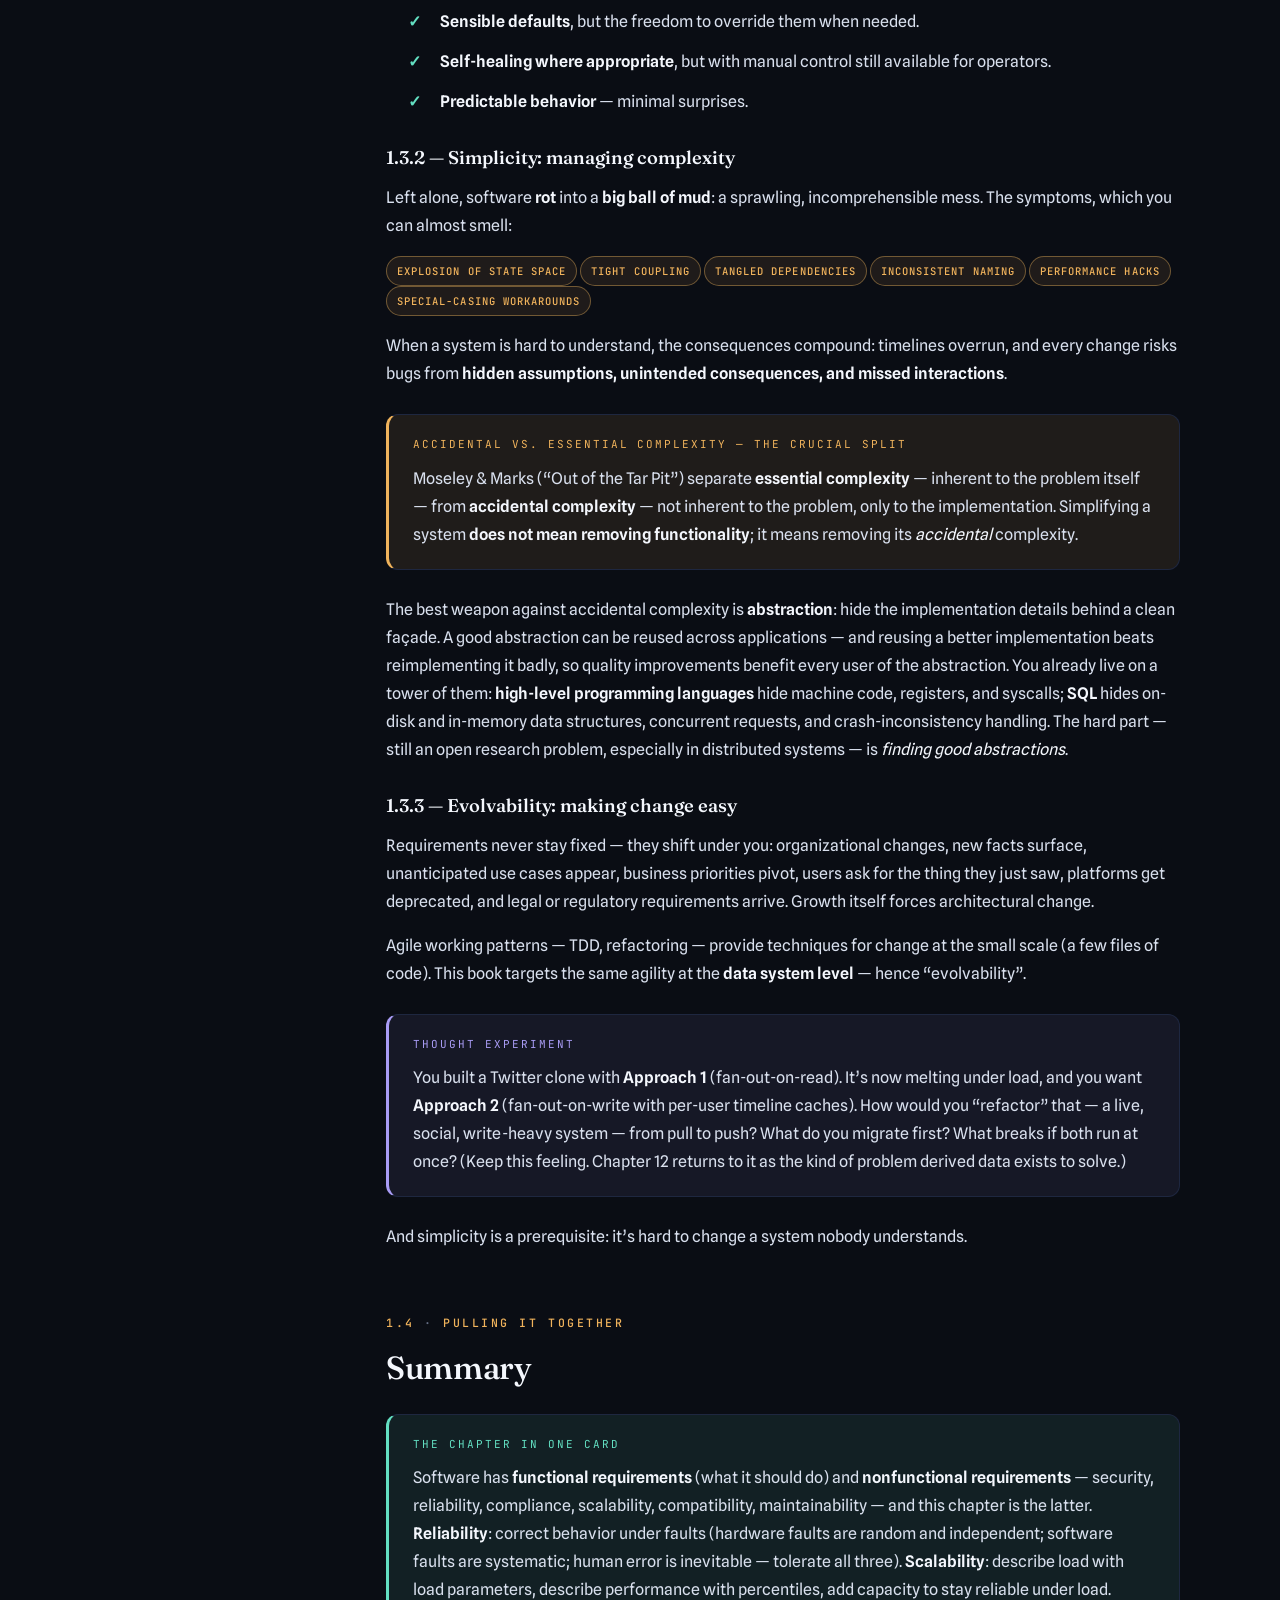
<file: lessons/chapter1.html>
<!doctype html>
<html lang="en">
<head>
  <meta charset="utf-8">
  <meta name="viewport" content="width=device-width, initial-scale=1">
  <title>Chapter 1 · Reliable, Scalable, Maintainable Applications — DDIA Practice</title>
  <meta name="description" content="A comprehensive study guide to Chapter 1 of Designing Data-Intensive Applications: reliability (hardware, software, human faults), scalability (the Twitter case study, percentiles, tail latency), and maintainability (operability, simplicity, evolvability).">
  <link rel="icon" href="data:image/svg+xml,%3Csvg xmlns='http://www.w3.org/2000/svg' viewBox='0 0 32 32'%3E%3Crect width='32' height='32' rx='7' fill='%230a0d14'/%3E%3Cpath d='M16 6l9 10-9 10-9-10z' fill='%23f0b35c'/%3E%3C/svg%3E">
  <link rel="preconnect" href="https://fonts.googleapis.com">
  <link rel="preconnect" href="https://fonts.gstatic.com" crossorigin>
  <link href="https://fonts.googleapis.com/css2?family=Fraunces:ital,opsz,wght@0,9..144,300..700;1,9..144,300..700&family=Spline+Sans:wght@300..700&family=JetBrains+Mono:wght@400..600&display=swap" rel="stylesheet">
  
  <script>document.documentElement.classList.add("js")</script>
  <link rel="stylesheet" href="../css/style.css">
</head>
<body data-active="lessons" class="is-lesson">

  <div class="reading-progress" id="readingProgress" aria-hidden="true"></div>

  <header class="nav">
    <div class="container nav-inner">
      <a class="brand" href="../index.html">
        <svg width="18" height="18" viewBox="0 0 18 18" fill="none" aria-hidden="true">
          <rect x="1" y="2" width="16" height="4" rx="1.5" stroke="#f0b35c" stroke-width="1.6"/>
          <rect x="1" y="7" width="16" height="4" rx="1.5" stroke="#8d97ad" stroke-width="1.6"/>
          <rect x="1" y="12" width="16" height="4" rx="1.5" stroke="#8d97ad" stroke-width="1.6"/>
        </svg>
        DDIA&nbsp;<span class="dim">/ practice</span>
      </a>
      <nav class="nav-links" aria-label="Main">
        <a href="../index.html" data-nav="home">Home</a>
        <a href="../index.html#lessons" data-nav="lessons">Lessons</a>
        <a href="../flashcards.html" data-nav="flashcards">Flashcards</a>
      </nav>
    </div>
  </header>

  <main>

    <div class="lesson-hero">
      <span class="lesson-hero-num" aria-hidden="true">1</span>
      <div class="container">
        <a class="crumb" href="../index.html#lessons">← All chapters</a>
        <p class="kicker">Chapter 01 <span class="dim">· Part I — Foundations</span></p>
        <h1>Reliable, Scalable, Maintainable Applications</h1>
        <p class="lede">The three concerns behind every data system — what users expect when it breaks, how it bends under load, and who pays for it staying that way.</p>
        <div class="lesson-meta">
          <span class="chip">Reliability</span>
          <span class="chip">Scalability</span>
          <span class="chip">Maintainability</span>
          <span class="chip">Twitter case study</span>
          <span class="chip">Percentiles</span>
        </div>
      </div>
    </div>

    <div class="pullquote container">
      <p>“The Internet was done so well that most people think of it as a natural resource like the Pacific Ocean, rather than something that was man-made.”</p>
      <cite>— Alan Kay, in an interview</cite>
    </div>

    <div class="chapter-layout container">

      <aside class="toc" aria-label="Chapter contents">
        <p class="toc-title">Ch 1 contents</p>
        <ul>
          <li><a href="#s-thinking">1.0 Thinking About Data Systems</a></li>
          <li><a href="#s-reliability">1.1 Reliability</a></li>
          <li><a href="#s-hardware" class="sub">1.1.1 Hardware faults</a></li>
          <li><a href="#s-software" class="sub">1.1.2 Software errors</a></li>
          <li><a href="#s-humans" class="sub">1.1.3 Human errors</a></li>
          <li><a href="#s-scalability">1.2 Scalability</a></li>
          <li><a href="#s-load" class="sub">1.2.1 Describing load</a></li>
          <li><a href="#s-performance" class="sub">1.2.2 Describing performance</a></li>
          <li><a href="#s-coping" class="sub">1.2.3 Coping with load</a></li>
          <li><a href="#s-maintainability">1.3 Maintainability</a></li>
          <li><a href="#s-operability" class="sub">1.3.1 Operability</a></li>
          <li><a href="#s-simplicity" class="sub">1.3.2 Simplicity</a></li>
          <li><a href="#s-evolvability" class="sub">1.3.3 Evolvability</a></li>
          <li><a href="#s-summary">1.4 Summary &amp; glossary</a></li>
          <li><a href="#quiz-section">Quiz</a></li>
        </ul>
      </aside>

      <div class="lesson-body">

        <!-- ================= 1.0 ================= -->
        <section class="block reveal" id="s-thinking">
          <p class="kicker">1.0 <span class="dim">·</span> Before the tools</p>
          <h2>Thinking about data systems</h2>
          <p>Most applications today are <strong>data-intensive</strong>, not <strong>compute-intensive</strong>. The CPU is rarely the bottleneck — the real problems are the <em>amount</em> of data, its <em>complexity</em>, and the <em>speed</em> at which it changes. When you find yourself choosing which piece of software to trust with that data, you are doing data-system design, whether you call it that or not.</p>
          <p>Whatever the application, the same handful of building blocks keep appearing:</p>

          <div class="icon-row">
            <div class="icon-card">
              <svg width="26" height="26" viewBox="0 0 24 24" fill="none" stroke="currentColor" stroke-width="1.7" aria-hidden="true"><ellipse cx="12" cy="5" rx="8" ry="3"/><path d="M4 5v14c0 1.66 3.58 3 8 3s8-1.34 8-3V5"/><path d="M4 12c0 1.66 3.58 3 8 3s8-1.34 8-3"/></svg>
              <h4>Databases</h4>
              <p>Store data so it can be found again later, after the process that created it is gone.</p>
            </div>
            <div class="icon-card">
              <svg width="26" height="26" viewBox="0 0 24 24" fill="none" stroke="currentColor" stroke-width="1.7" aria-hidden="true"><path d="M13 2L4 14h6l-1 8 9-12h-6l1-8z"/></svg>
              <h4>Caches</h4>
              <p>Remember the result of an expensive operation, to speed up reads.</p>
            </div>
            <div class="icon-card">
              <svg width="26" height="26" viewBox="0 0 24 24" fill="none" stroke="currentColor" stroke-width="1.7" aria-hidden="true"><circle cx="11" cy="11" r="7"/><path d="M21 21l-4.35-4.35"/></svg>
              <h4>Search indexes</h4>
              <p>Search data by keyword or filter it by various criteria.</p>
            </div>
            <div class="icon-card">
              <svg width="26" height="26" viewBox="0 0 24 24" fill="none" stroke="currentColor" stroke-width="1.7" aria-hidden="true"><path d="M4 12h13"/><path d="M13 6l6 6-6 6"/><path d="M4 6h7M4 18h7"/></svg>
              <h4>Stream processing</h4>
              <p>Send a message to another process, to be handled asynchronously.</p>
            </div>
            <div class="icon-card">
              <svg width="26" height="26" viewBox="0 0 24 24" fill="none" stroke="currentColor" stroke-width="1.7" aria-hidden="true"><rect x="3" y="4" width="18" height="17" rx="2"/><path d="M8 2v4M16 2v4M3 10h18"/></svg>
              <h4>Batch processing</h4>
              <p>Periodically crunch a large amount of accumulated data.</p>
            </div>
          </div>

          <div class="callout note">
            <p class="callout-title">Why one umbrella — “data systems”</p>
            <p>Two trends collapsed these categories into a single subject. First, <strong>the boundaries are blurring</strong>: Redis is a datastore routinely used as a message queue; Kafka is a message queue with database-like durability guarantees. Second, <strong>no single tool meets every requirement</strong> anymore — applications stitch together several specialized tools (a cache layer here, a full-text search server there, the main database underneath) and hold them together with application code.</p>
          </div>

          <p>That last point is the quiet thesis of the whole book: when you combine several tools behind one API, <strong>you have designed a data system</strong> — its guarantees are yours to provide. If a write succeeds but the cache isn’t correctly invalidated, the composite system is broken, no matter how solid each piece was. You are now the database vendor.</p>

          <p>The chapter organizes this responsibility into three concerns that matter for almost all software systems:</p>
          <div class="term-grid">
            <a class="term" href="#s-reliability" style="text-decoration:none">
              <h4>Reliability <span class="tag">§ 1.1</span></h4>
              <p>Continues to work correctly, even when things go wrong.</p>
            </a>
            <a class="term" href="#s-scalability" style="text-decoration:none">
              <h4>Scalability <span class="tag">§ 1.2</span></h4>
              <p>Reasonable ways of growing as load increases.</p>
            </a>
            <a class="term" href="#s-maintainability" style="text-decoration:none">
              <h4>Maintainability <span class="tag">§ 1.3</span></h4>
              <p>Workable for the people who operate and extend it.</p>
            </a>
          </div>
        </section>

        <!-- ================= 1.1 ================= -->
        <section class="block reveal" id="s-reliability">
          <p class="kicker">1.1 <span class="dim">·</span> Working correctly</p>
          <h2>Reliability</h2>
          <p>The colloquial meaning is forgiving: “works reasonably, even when things go wrong.” Concretely, it means:</p>
          <ul class="checklist">
            <li>The application performs the <strong>function</strong> the user expected.</li>
            <li>It can tolerate the user making <strong>mistakes</strong> or using the software in unexpected ways.</li>
            <li>Its <strong>performance</strong> is good enough for the required use case, under the expected load and data volume.</li>
            <li>The system prevents any <strong>unauthorized access</strong> and abuse.</li>
          </ul>

          <div class="callout">
            <p class="callout-title">Fault ≠ failure — learn this cold</p>
            <p>A <strong>fault</strong> is <em>one component of the system deviating from its spec</em>. A <strong>failure</strong> is <em>when the system as a whole stops providing the required service</em>. A dead disk is a fault; the outage it causes (or doesn’t) is the failure. Since it’s impossible to reduce the probability of faults to zero, the design goal is <strong>fault-tolerance</strong> (resilience): build mechanisms so faults don’t turn into failures. When a fault is hidden from the user entirely, we say it was <strong>masked</strong> — the standard example is error-correcting memory quietly fixing a flipped bit.</p>
          </div>

          <p>In fault-tolerant systems it even makes sense to <strong>deliberately increase the rate of faults</strong>: trigger them regularly (in a controlled way) to keep the tolerance machinery exercised and tested. Netflix’s <strong>Chaos Monkey</strong> — a tool that randomly kills processes in production during working hours — is the famous example: if engineers are used to individual instance failures, they naturally build the service to survive them. And the practice exposes real gaps, because many critical bugs are ultimately <strong>poor error handling</strong>.</p>
          <div class="callout warn">
            <p class="callout-title">Prevention beats cure</p>
            <p>Not all faults can be tolerated once they’ve happened. <strong>Security</strong> is the clearest case: a compromised system that leaks data can’t be “un-leaked” — there is no tolerance mechanism, only prevention.</p>
          </div>

          <!-- 1.1.1 -->
          <h3 id="s-hardware">1.1.1 — Hardware faults</h3>
          <p>When you think “reliability”, you picture hardware: hard disks that crash, RAM that flips bits, the power grid going down, someone unplugging the wrong network cable.</p>
          <div class="stat-grid">
            <div class="stat">
              <span class="stat-value">10–50 yr</span>
              <span class="stat-label">Rated MTTF of a hard disk</span>
              <span class="stat-note">mean time to failure — one disk, on its own, is quite reliable</span>
            </div>
            <div class="stat">
              <span class="stat-value red">~1 / day</span>
              <span class="stat-label">Disks dying in a 10,000-disk cluster</span>
              <span class="stat-note">10,000 ÷ (10–50 years × 365 days) ≈ 0.5–2.7 per day. Do the math.</span>
            </div>
          </div>
          <p>The first line of defense is <strong>redundancy</strong>: RAID configurations for disks, dual power supplies and hot-swappable CPUs for servers, batteries plus diesel generators for datacenters. Enough redundancy that a single machine’s death is a non-event for the users — a rolling operation rather than an outage.</p>
          <div class="callout note">
            <p class="callout-title">The shift — from redundancy to fault tolerance</p>
            <p>As data volumes and computing demands grew, more machines per application meant proportionally <em>more</em> hardware faults. Meanwhile cloud platforms deliberately traded single-machine reliability for elasticity: an <strong>AWS VM can disappear without warning</strong> as the platform prioritizes flexibility. The response: <strong>software fault-tolerance techniques that tolerate the loss of entire machines</strong> — and <strong>rolling upgrades</strong>, patching one node at a time with no total downtime (an idea we return to in Chapter 4).</p>
          </div>

          <!-- 1.1.2 -->
          <h3 id="s-software">1.1.2 — Software errors</h3>
          <div class="callout">
            <p class="callout-title">The key contrast</p>
            <p>Hardware faults are usually <strong>random and independent</strong> — one disk dies, the others don’t care. Software errors are <strong>systematic</strong>: the same bug runs on every node, and one bad input can trigger it everywhere at once. Correlated failures — much more dangerous than independent ones.</p>
          </div>
          <p>The canonical examples:</p>
          <div class="term-grid">
            <div class="term">
              <h4>The bad input</h4>
              <p>A software bug that crashes every application server when given a particular input — the <strong>leap second on June 30, 2012</strong> hung many applications simultaneously via a Linux kernel bug: one input, fleet-wide hang.</p>
            </div>
            <div class="term">
              <h4>The runaway process</h4>
              <p>A process that leaks or hogs some shared resource — CPU, memory, disk space, network bandwidth — until the whole system starves.</p>
            </div>
            <div class="term">
              <h4>The sick dependency</h4>
              <p>A service the system depends on slows down, stops responding, or starts returning corrupted responses — and every caller degrades with it.</p>
            </div>
            <div class="term">
              <h4>The cascading failure</h4>
              <p>One small fault in one component triggers a fault in another, which triggers the next — the failure propagates through the system like dominoes.</p>
            </div>
          </div>
          <p>The root insight: these bugs are usually <strong>dormant assumptions</strong> — software believes something about its environment that is <em>almost always true</em>, until one day it stops being true (memory never grows this fast; this clock never jumps; that certificate never expires).</p>
          <p>No quick fix exists, but the mitigations compound:</p>
          <ul class="checklist">
            <li>Careful thinking about <strong>assumptions and interactions</strong> in the system.</li>
            <li><strong>Thorough testing</strong> — corner cases, failure modes, unusual conditions.</li>
            <li><strong>Process isolation</strong> — let processes crash and restart, so a bad state doesn’t fester.</li>
            <li>Allowing processes to <strong>crash and restart</strong> rather than limp along in a corrupted state.</li>
            <li>Measuring, monitoring, and analyzing production behavior — <strong>telemetry</strong>.</li>
            <li><strong>Self-checking systems</strong> — e.g. a message queue that verifies incoming message count equals outgoing, and alerts on any discrepancy.</li>
          </ul>

          <!-- 1.1.3 -->
          <h3 id="s-humans">1.1.3 — Human errors</h3>
          <div class="callout warn">
            <p class="callout-title">The stat nobody expects</p>
            <p>One study of large internet services found that <strong>configuration errors were the leading cause of outages</strong>, while <strong>hardware faults played a role in only 10–25%</strong>. Humans — operators and developers — are the largest fault source, and design must assume it.</p>
          </div>
          <p>Six approaches, roughly in order of leverage:</p>
          <div class="num-grid">
            <div class="num-card"><span class="n">i.</span><div><h4>Minimize the opportunities for error</h4><p>Well-designed abstractions, APIs, and admin interfaces that make “the right thing” the easy thing. But if you make it too restrictive, people will work around it — and the workaround is where the mistakes live.</p></div></div>
            <div class="num-card"><span class="n">ii.</span><div><h4>Decouple mistake-prone from failure-prone</h4><p>Provide non-production <strong>sandboxes</strong> with real (but non-live) data, where people can experiment and make mistakes without affecting real users.</p></div></div>
            <div class="num-card"><span class="n">iii.</span><div><h4>Test thoroughly, at all levels</h4><p>Unit tests, whole-system integration tests, manual tests. Automated tests covering rare corner cases are the ones that pay off years later.</p></div></div>
            <div class="num-card"><span class="n">iv.</span><div><h4>Make recovery quick and easy</h4><p>Fast rollback for bad configs, gradual code rollout (a bug then hits only a small subset of users), and tools to recompute data after a bad write.</p></div></div>
            <div class="num-card"><span class="n">v.</span><div><h4>Monitor in detail and clearly</h4><p>“Telemetry”: performance metrics and error rates that give early warning and make diagnosis possible. (More on this in § 1.3.1.)</p></div></div>
            <div class="num-card"><span class="n">vi.</span><div><h4>Good management practices and training</h4><p>Runbooks, blameless postmortems, and not treating people as “plug-and-play components”.</p></div></div>
          </div>
          <div class="callout">
            <p class="callout-title">How important is reliability, really?</p>
            <p>It’s easy to think reliability only matters for nuclear plants and air traffic control. It doesn’t. A buggy business application means <strong>lost productivity and legal risk</strong> from wrong data; an e-commerce outage means <strong>lost revenue and a reputation hit</strong>. Even “noncritical” apps owe their users something — a parent storing <em>all the photos of their children</em> will not care that the service was “just a hobby project”. There are legitimate cases for cutting corners — an unproven prototype, thin margins, a trivial product — but if it’s deliberate, fine; if it’s accidental, that’s just a bug you haven’t noticed yet.</p>
          </div>
        </section>

        <!-- ================= 1.2 ================= -->
        <section class="block reveal" id="s-scalability">
          <p class="kicker">1.2 <span class="dim">·</span> Coping with growth</p>
          <h2>Scalability</h2>
          <p>Even a system that works reliably today is not reliable if it falls over at twice the load. <strong>Scalability is the ability of a system to cope with increased load</strong> — but resist using it as a one-dimensional label. “X scales” and “Y doesn’t scale” are meaningless sentences. The real questions are always: <em>if the system grows in a particular way, what are our options for coping? And how do we add computing resources to handle that growth?</em></p>
          <p>Growth doesn’t have to be symmetric: 10,000 → 100,000 concurrent users is one conversation; 1 million → 10 million is a different one, even though both are “×10”.</p>

          <!-- 1.2.1 -->
          <h3 id="s-load">1.2.1 — Describing load</h3>
          <p>First describe the load properly. <strong>Load parameters</strong> are the few numbers that characterize it — and the best choice depends on the architecture: requests per second for a web server, the read/write ratio for a database, the number of simultaneously active users in a chat room, the cache hit rate, and so on. Sometimes the critical parameter is something more exotic — and Twitter is the canonical case.</p>

          <div class="figure">
            <p class="fig-head">Case study · Twitter, November 2012</p>
            <div class="stat-grid">
              <div class="stat">
                <span class="stat-value">4.6k/s</span>
                <span class="stat-label">Average rate of post-tweet requests</span>
                <span class="stat-note">peaking at over 12k/s</span>
              </div>
              <div class="stat">
                <span class="stat-value">12k/s</span>
                <span class="stat-label">Peak post rate</span>
                <span class="stat-note">write volume — small in absolute terms</span>
              </div>
              <div class="stat">
                <span class="stat-value teal">300k/s</span>
                <span class="stat-label">Home timeline read rate</span>
                <span class="stat-note">~65× the write rate — this is the load that matters</span>
              </div>
            </div>
            <div class="callout" style="margin-top:0">
              <p class="callout-title">Fan-out — the load parameter that decides everything</p>
              <p>Borrowed from electronics (the number of logic-gate inputs attached to one output), <strong>fan-out</strong> here means the number of requests one incoming request triggers. For posting a tweet, the fan-out is <em>the number of followers</em> — and that single number determines which architecture works.</p>
            </div>
            <p class="fig-caption">Handling a timeline request is the hard part: 300k/sec of them, each potentially requiring a merge across hundreds of followees.</p>
          </div>

          <h3>Approach 1 — fan-out-on-read (pull)</h3>
          <p>Store all tweets in a single global collection. To render a home timeline, look up everyone you follow, fetch all their tweets, and merge them sorted by time:</p>
          <div class="code-block"><span class="kw">SELECT</span> tweets.*, users.* <span class="kw">FROM</span> tweets
  <span class="kw">JOIN</span> users   <span class="kw">ON</span> tweets.sender_id    = users.id
  <span class="kw">JOIN</span> follows <span class="kw">ON</span> follows.followee_id = users.id
  <span class="kw">WHERE</span> follows.follower_id = current_user</div>
          <p>Simple to post (one insert), expensive to read — a heavy query over the follow graph for <em>every</em> timeline view, ×300k per second.</p>

          <h3>Approach 2 — fan-out-on-write (push)</h3>
          <p>Maintain a <strong>per-user home timeline cache</strong> — like a mailbox. When user A posts a tweet, walk A’s follower list and insert the tweet into <em>every follower’s</em> cache. Timeline reads become a trivial lookup: fetch the cache for the requesting user, done.</p>

          <div class="callout note">
            <p class="callout-title">The history, and why they switched</p>
            <p>Twitter started with Approach 1 and struggled as the load grew — then switched to Approach 2. The decisive reasoning: <strong>posting is roughly two orders of magnitude rarer than timeline reads</strong> (~4.6k/s vs ~300k/s), so it pays to do more work at write time and make the 65×-more-frequent reads cheap.</p>
          </div>

          <p>But push has its own dark side, and the averages hide it:</p>
          <div class="stat-grid">
            <div class="stat">
              <span class="stat-value">75</span>
              <span class="stat-label">Average followers per tweet</span>
              <span class="stat-note">4.6k tweets/s × 75 ≈ <strong>345k writes/s</strong> to timeline caches — heavy but survivable</span>
            </div>
            <div class="stat">
              <span class="stat-value red">30M+</span>
              <span class="stat-label">Followers of the biggest celebrities</span>
              <span class="stat-note">a single tweet = <strong>30M+ cache writes</strong> — a thundering herd for one post</span>
            </div>
            <div class="stat">
              <span class="stat-value teal">5 s</span>
              <span class="stat-label">Twitter’s delivery target</span>
              <span class="stat-note">a tweet should appear in followers’ timelines within five seconds</span>
            </div>
          </div>

          <div class="callout">
            <p class="callout-title">The hybrid (what Twitter actually runs)</p>
            <p>Normal users’ tweets fan out at post time — Approach 2. <strong>Celebrities are excepted:</strong> their tweets are <em>not</em> pushed to follower caches; instead they’re fetched separately and merged in at read time — Approach 1, applied only to the accounts where push would explode. A nice demonstration that <em>the load parameters pick the architecture</em> — and a design we revisit in Chapter 12.</p>
          </div>

          <!-- 1.2.2 -->
          <h3 id="s-performance">1.2.2 — Describing performance</h3>
          <p>Once load is defined, you can ask performance questions — and there are exactly two worth asking:</p>
          <div class="num-grid">
            <div class="num-card"><span class="n">1.</span><div><h4>Load up, resources fixed</h4><p>Increase the load and keep resources unchanged — <em>how does performance suffer?</em></p></div></div>
            <div class="num-card"><span class="n">2.</span><div><h4>Load up, performance fixed</h4><p>Increase the load — <em>how much do resources need to grow</em> to keep performance unchanged?</p></div></div>
          </div>
          <p>How you measure depends on the system type: <strong>batch</strong> systems care about <strong>throughput</strong> (records processed per second, or total time to process a fixed job); <strong>online</strong> systems care about <strong>response time</strong> — the time between a client sending a request and receiving a response.</p>
          <div class="callout note">
            <p class="callout-title">Footnote from the book — the ideal vs. reality</p>
            <p>The ideal batch time is simply dataset size ÷ throughput. In practice it’s worse: <strong>skew</strong> (data unevenly distributed) means some steps take far longer, and the job waits on <strong>the slowest task</strong> to finish. Sound familiar? It will — it’s tail latency, in batch clothing.</p>
          </div>
          <div class="callout">
            <p class="callout-title">Latency vs. response time — not synonyms</p>
            <p><strong>Response time</strong> is what the <em>client</em> sees: the service’s actual processing (<strong>service time</strong>) plus network delays plus queueing delays. <strong>Latency</strong>, strictly, is how long the request waits <em>latent</em> — sitting in a queue, unhandled — before being served. A single slow request inflates its response time; the requests stuck behind it inherit its latency.</p>
          </div>
          <p>Even on an identical workload, response times vary — repeatedly, on the same request:</p>
          <ul>
            <li>a context switch to a background process,</li>
            <li>a lost network packet and its TCP retransmission,</li>
            <li>a garbage-collection pause,</li>
            <li>a page fault forcing a read from disk,</li>
            <li>even mechanical vibrations in the server rack.</li>
          </ul>
          <p>So you don’t report a number — you report a <strong>distribution</strong>.</p>

          <h4>Percentiles — the honest way to talk about response time</h4>
          <p>Sort your response times and take the middle (<strong>median</strong>, p50) and tails: <strong>p95</strong>, <strong>p99</strong>, <strong>p999</strong>. If your p95 is 1.5 seconds, then 5 out of 100 requests take 1.5s or more — <em>on purpose</em>, that’s the definition. The median tells the typical story; the tails tell the truth about your worst users’ experience. And the median is per-<em>request</em>: a session making several requests compounds the chance of hitting the slow half well beyond 50%.</p>

          <div class="callout warn">
            <p class="callout-title">The Amazon numbers — why the tail is where the money is</p>
            <p>Amazon reported that response-time requirements are set <strong>at the 99.9th percentile</strong> even though that’s 1 request in 1,000 — because the slowest requests correlate with <strong>the customers with the most data on their accounts, i.e. the heaviest and most valuable users</strong>. Meanwhile, an increase of <strong>100 ms in response time cost ~1% of sales</strong>, and a <strong>1-second slowdown reduced customer satisfaction by ~16%</strong>. Optimizing the p99.99 (the absolute worst request in 10,000) was judged too expensive — Amazon drew its own line, and so should you.</p>
          </div>

          <div class="callout note">
            <p class="callout-title">SLO / SLA</p>
            <p>An <strong>SLO</strong> (service level objective) is the performance you expect from a service; an <strong>SLA</strong> (service level agreement) is its contractual twin — the version customers can demand refunds for when it’s missed. Example SLO: <em>the service is considered “up” if the median response time is under 200 ms <strong>and</strong> the 99th percentile under 1 second <strong>and</strong> it’s available at least 99.9% of the time.</em></p>
          </div>

          <h4>Head-of-line blocking — why you measure from the client</h4>
          <p>A server can only process so many things in parallel (CPU cores); if a few slow requests arrive together, they hold up all the requests behind them — <strong>head-of-line blocking</strong>. Your server-side metrics never show it; your users always feel it. So measure response times on the <em>client side</em>, where the queue is real.</p>

          <div class="callout warn">
            <p class="callout-title">Load-testing gotcha</p>
            <p>If your load generator sends a request and waits for each response before sending the next, you have artificially emptied the queue — the test <em>underestimates</em> queueing and, therefore, tail latency. The load generator must keep sending independently of response time.</p>
          </div>

          <div class="figure">
            <p class="fig-head">Figure 1-4 (recreated) · Response times of 100 requests</p>
            <div class="fig-bars" id="fig14-bars"></div>
            <div class="fig-legend">
              <span><span class="dot" style="background:rgba(240,179,92,.6)"></span>request</span>
              <span><span class="dot" style="background:rgba(239,128,128,.6)"></span>slow (&gt; p95)</span>
              <span class="fig-readout" id="fig14-readout">hover a bar…</span>
            </div>
            <p class="fig-caption">Response times of requests to a backend service, as they arrived (not sorted). <strong>Median</strong> and <strong>p95</strong> marked. Most requests are fast; a handful of outliers dominate the tail — the <strong>arithmetic mean</strong> would sit somewhere between, describing almost nothing.</p>
          </div>

          <h4>Tail latency amplification</h4>
          <p>The final indignity: your service can be p99.9-fast and your pages still slow, because <strong>an end-user request fans out into multiple backend calls, and the page waits for the slowest one</strong> — even when the calls run in parallel. A small percentage of slow calls per service becomes a large percentage of slow <em>pages</em> (Dean &amp; Barroso, “The Tail at Scale”).</p>

          <div class="figure">
            <p class="fig-head">Figure 1-5 (recreated) · One page load → 25 backend calls</p>
            <div class="fig-calls" id="fig15-calls"></div>
            <p class="fig-caption">Say each backend call has a <strong>1-in-100 chance of being slow</strong>. The page is slow if <em>any</em> of its 25 calls is slow: <strong>P(slow page) = 1 − 0.99<sup>25</sup> ≈ 22%</strong>. The tail didn’t grow — it multiplied. Small per-call slowness becomes page-level slowness at scale.</p>
          </div>

          <h4>Percentiles in practice</h4>
          <p>Real systems usually compute percentiles over rolling windows — e.g. medians and percentiles calculated every minute over the last 10 minutes — and there are efficient approximation algorithms: <strong>forward decay</strong>, <strong>t-digest</strong>, <strong>HdrHistogram</strong>.</p>
          <div class="callout warn">
            <p class="callout-title">Never average percentiles</p>
            <p>The mean of multiple p95 values is <strong>mathematically meaningless</strong> — you cannot combine quantiles that way. If you need a global p95 across 100 servers, add their <strong>histograms</strong> together and take the quantile of the sum. (This exact mistake is endemic in dashboards.)</p>
          </div>

          <!-- 1.2.3 -->
          <h3 id="s-coping">1.2.3 — Approaches for coping with load</h3>
          <p>People increasingly deal with load by scaling <em>out</em>, but every order-of-magnitude growth should make you <strong>rethink the architecture</strong> rather than just multiply what you had.</p>
          <dl class="kv">
            <div class="kv-row"><dt>Scaling up (vertical)</dt><dd>A more powerful machine — more CPUs, more RAM. Simple, no distribution to reason about, and it doesn’t scale forever.</dd></div>
            <div class="kv-row"><dt>Scaling out (horizontal)</dt><dd>More machines, load spread across them — the <strong>shared-nothing</strong> architecture. Good architectures pragmatically mix both.</dd></div>
            <div class="kv-row"><dt>Elastic</dt><dd>Automatically adds resources when load increases. Attractive for highly variable load, but operationally surprising; manually-scaled systems are simpler and behave predictably.</dd></div>
            <div class="kv-row"><dt>Stateful vs. stateless</dt><dd>Stateless services scale out easily; <strong>stateful data systems are dramatically harder to distribute</strong> — the central tension of Part II. Conventional wisdom: keep your database on one node until the cost or availability requirements force you to shard.</dd></div>
          </dl>
          <div class="callout note">
            <p class="callout-title">Perspective — same throughput, different universes</p>
            <p>Two systems with <em>identical throughput</em>: 100,000 requests/second of 1 kB each, versus 3 requests/minute of 2 GB each. Nothing about the first design informs the second. Numbers alone don’t scale you — <em>which</em> load parameters dominate decides the architecture.</p>
          </div>
          <div class="callout warn">
            <p class="callout-title">There is no magic scaling sauce</p>
            <p>No one-size-fits-all scalable architecture exists. The problem might be read volume, write volume, dataset size, data complexity, latency requirements, access patterns — or a combination. An architecture built on <strong>wrong load-parameter assumptions</strong> wastes effort or actively backfires. And for early-stage products, iterating on features usually beats engineering for hypothetical load. If it hurts, you’ll know exactly where — and that’s cheaper than guessing.</p>
          </div>
        </section>

        <!-- ================= 1.3 ================= -->
        <section class="block reveal" id="s-maintainability">
          <p class="kicker">1.3 <span class="dim">·</span> The long game</p>
          <h2>Maintainability</h2>
          <p>The majority of a software system’s cost isn’t writing it — it’s <strong>ongoing maintenance</strong>: fixing bugs, keeping systems operational, investigating failures, adapting to new platforms, shoehorning in new use cases, repaying technical debt, and shipping yet more features. Everyone knows the result: “<em>Every legacy system is unpleasant in its own way.</em>”</p>
          <p>Since we can’t opt out of maintenance, we should design systems that minimize it — around three principles:</p>
          <div class="term-grid">
            <div class="term">
              <h4>Operability <span class="tag">§ 1.3.1</span></h4>
              <p>Make life easy for the operations team — keep the system running <em>smoothly</em>.</p>
            </div>
            <div class="term">
              <h4>Simplicity <span class="tag">§ 1.3.2</span></h4>
              <p>Make it easy for <em>new engineers</em> to understand the system — most complexity is accidental, and it can be removed. (Not the same as a simple user interface.)</p>
            </div>
            <div class="term">
              <h4>Evolvability <span class="tag">§ 1.3.3</span></h4>
              <p>Make it easy for engineers to change the system for unanticipated use cases. Also called extensibility, modifiability, or plasticity.</p>
            </div>
          </div>

          <!-- 1.3.1 -->
          <h3 id="s-operability">1.3.1 — Operability: making life easy for operations</h3>
          <div class="pullquote">
            <p>“Good operations can often work around the limitations of bad software, but good software cannot run reliably with bad operations.”</p>
            <cite>— an operations truism worth tattooing somewhere</cite>
          </div>
          <p>An operations team typically keeps a software system running — the to-do list that never ends:</p>
          <ul class="checklist">
            <li>Monitor the health of the system, and <strong>quickly restore service</strong> when it degrades.</li>
            <li><strong>Track down the cause</strong> of failures (e.g. a network failure, or an application bug).</li>
            <li>Keep <strong>software and platforms patched</strong> — including security patches.</li>
            <li>Watch how <strong>systems affect each other</strong>, so a risky change doesn’t damage something else.</li>
            <li>Anticipate future problems before they hit (capacity planning: “will this survive the launch?”).</li>
            <li>Establish good practices and tooling for <strong>deployment, config management, and more</strong>.</li>
            <li>Perform complex maintenance tasks (e.g. platform migrations between servers or datacenters).</li>
            <li>Maintain the <strong>security</strong> of the system as configuration and organization change.</li>
            <li>Define processes that make <strong>production predictable</strong> — and keep things stable.</li>
            <li>Preserve the <strong>organization’s knowledge</strong> about the system as people come and go.</li>
          </ul>
          <p>What does good operability look like in a data system itself? The book’s checklist:</p>
          <ul class="checklist">
            <li><strong>Visibility</strong> into the system’s runtime behavior and internal metrics — monitoring.</li>
            <li><strong>Automation and standard tools</strong> support — integration with the organization’s way of doing things.</li>
            <li><strong>No dependence on individual machines</strong> — take machines down for maintenance while the system runs.</li>
            <li><strong>Good documentation and an easy-to-understand operational model</strong> — “if I do X, Y will happen”.</li>
            <li><strong>Sensible defaults</strong>, but the freedom to override them when needed.</li>
            <li><strong>Self-healing where appropriate</strong>, but with manual control still available for operators.</li>
            <li><strong>Predictable behavior</strong> — minimal surprises.</li>
          </ul>

          <!-- 1.3.2 -->
          <h3 id="s-simplicity">1.3.2 — Simplicity: managing complexity</h3>
          <p>Left alone, software <strong>rot</strong> into a <strong>big ball of mud</strong>: a sprawling, incomprehensible mess. The symptoms, which you can almost smell:</p>
          <p>
            <span class="chip lit">explosion of state space</span>
            <span class="chip lit">tight coupling</span>
            <span class="chip lit">tangled dependencies</span>
            <span class="chip lit">inconsistent naming</span>
            <span class="chip lit">performance hacks</span>
            <span class="chip lit">special-casing workarounds</span>
          </p>
          <p>When a system is hard to understand, the consequences compound: timelines overrun, and every change risks bugs from <strong>hidden assumptions, unintended consequences, and missed interactions</strong>.</p>
          <div class="callout">
            <p class="callout-title">Accidental vs. essential complexity — the crucial split</p>
            <p>Moseley &amp; Marks (“Out of the Tar Pit”) separate <strong>essential complexity</strong> — inherent to the problem itself — from <strong>accidental complexity</strong> — not inherent to the problem, only to the implementation. Simplifying a system <strong>does not mean removing functionality</strong>; it means removing its <em>accidental</em> complexity.</p>
          </div>
          <p>The best weapon against accidental complexity is <strong>abstraction</strong>: hide the implementation details behind a clean façade. A good abstraction can be reused across applications — and reusing a better implementation beats reimplementing it badly, so quality improvements benefit every user of the abstraction. You already live on a tower of them: <strong>high-level programming languages</strong> hide machine code, registers, and syscalls; <strong>SQL</strong> hides on-disk and in-memory data structures, concurrent requests, and crash-inconsistency handling. The hard part — still an open research problem, especially in distributed systems — is <em>finding good abstractions</em>.</p>

          <!-- 1.3.3 -->
          <h3 id="s-evolvability">1.3.3 — Evolvability: making change easy</h3>
          <p>Requirements never stay fixed — they shift under you: organizational changes, new facts surface, unanticipated use cases appear, business priorities pivot, users ask for the thing they just saw, platforms get deprecated, and legal or regulatory requirements arrive. Growth itself forces architectural change.</p>
          <p>Agile working patterns — TDD, refactoring — provide techniques for change at the small scale (a few files of code). This book targets the same agility at the <strong>data system level</strong> — hence “evolvability”.</p>
          <div class="callout story">
            <p class="callout-title">Thought experiment</p>
            <p>You built a Twitter clone with <strong>Approach 1</strong> (fan-out-on-read). It’s now melting under load, and you want <strong>Approach 2</strong> (fan-out-on-write with per-user timeline caches). How would you “refactor” that — a live, social, write-heavy system — from pull to push? What do you migrate first? What breaks if both run at once? (Keep this feeling. Chapter 12 returns to it as the kind of problem derived data exists to solve.)</p>
          </div>
          <p>And simplicity is a prerequisite: it’s hard to change a system nobody understands.</p>
        </section>

        <!-- ================= 1.4 ================= -->
        <section class="block reveal" id="s-summary">
          <p class="kicker">1.4 <span class="dim">·</span> Pulling it together</p>
          <h2>Summary</h2>
          <div class="callout note">
            <p class="callout-title">The chapter in one card</p>
            <p>Software has <strong>functional requirements</strong> (what it should do) and <strong>nonfunctional requirements</strong> — security, reliability, compliance, scalability, compatibility, maintainability — and this chapter is the latter. <strong>Reliability</strong>: correct behavior under faults (hardware faults are random and independent; software faults are systematic; human error is inevitable — tolerate all three). <strong>Scalability</strong>: describe load with load parameters, describe performance with percentiles, add capacity to stay reliable under load. <strong>Maintainability</strong>: build systems with clean abstractions and good operability so engineers and ops can live with them. There are no easy fixes — but the same patterns recur, and the rest of the book is those patterns.</p>
          </div>

          <h3 id="s-glossary">Glossary</h3>
          <dl class="kv">
            <div class="kv-row"><dt>data-intensive</dt><dd>The dominant application profile: the challenge is the amount/complexity/velocity of data, not raw CPU cycles.</dd></div>
            <div class="kv-row"><dt>load parameters</dt><dd>The few numbers that describe current load (req/s, read/write ratio, active users, fan-out…) — architecture-dependent.</dd></div>
            <div class="kv-row"><dt>fan-out</dt><dd>Number of requests needed to serve one incoming request; for a tweet, the number of followers.</dd></div>
            <div class="kv-row"><dt>fault</dt><dd>One component deviating from its spec.</dd></div>
            <div class="kv-row"><dt>failure</dt><dd>The whole system stopping service. Goal: faults don’t become failures.</dd></div>
            <div class="kv-row"><dt>fault-tolerant / resilient</dt><dd>Designed to keep working correctly, even when faults occur.</dd></div>
            <div class="kv-row"><dt>MTTF</dt><dd>Mean time to failure — e.g. hard disks rated 10–50 years (per disk; a 10,000-disk fleet loses one a day).</dd></div>
            <div class="kv-row"><dt>rolling upgrade</dt><dd>Patching one node at a time so the system never fully goes down.</dd></div>
            <div class="kv-row"><dt>cascading failure</dt><dd>A fault in one component triggering faults in others, propagating through the system.</dd></div>
            <div class="kv-row"><dt>throughput</dt><dd>Records processed per second (batch), or the time to complete a fixed job.</dd></div>
            <div class="kv-row"><dt>response time</dt><dd>Client’s view: send request → receive response (service time + network + queueing).</dd></div>
            <div class="kv-row"><dt>latency / service time</dt><dd>Latency: how long a request waits before being handled. Service time: how long the actual processing takes.</dd></div>
            <div class="kv-row"><dt>p50 / p95 / p99 / p999</dt><dd>Percentiles of the response-time distribution — median and increasingly harsh tail views.</dd></div>
            <div class="kv-row"><dt>tail latency</dt><dd>The slowest fraction of requests (p95+). Where your heaviest, most valuable users live.</dd></div>
            <div class="kv-row"><dt>head-of-line blocking</dt><dd>A few slow requests holding up subsequent ones in a limited-parallelism server.</dd></div>
            <div class="kv-row"><dt>tail latency amplification</dt><dd>A page needing multiple backend calls waits for the slowest one — small per-call slowness becomes large per-page slowness.</dd></div>
            <div class="kv-row"><dt>SLO / SLA</dt><dd>Expected performance/availability targets; the SLA is the contractual, refund-triggering version.</dd></div>
            <div class="kv-row"><dt>scale up / scale out</dt><dd>Bigger machines vs. more machines; “shared-nothing” is the horizontal arrangement.</dd></div>
            <div class="kv-row"><dt>elastic</dt><dd>A system that automatically adds capacity as load increases (at operational complexity).</dd></div>
            <div class="kv-row"><dt>accidental complexity</dt><dd>Complexity not inherent to the problem, only to the implementation — the removable kind.</dd></div>
            <div class="kv-row"><dt>abstraction</dt><dd>A clean façade that hides implementation detail and can be reused — the weapon against accidental complexity.</dd></div>
            <div class="kv-row"><dt>operability</dt><dd>How easy the system is for ops to run smoothly.</dd></div>
            <div class="kv-row"><dt>simplicity</dt><dd>How easily new engineers understand the system (≠ a simple UI).</dd></div>
            <div class="kv-row"><dt>evolvability</dt><dd>How easily engineers can adapt it to unanticipated use cases.</dd></div>
            <div class="kv-row"><dt>telemetry</dt><dd>Detailed, clear monitoring — performance metrics and error rates that enable early warning and diagnosis.</dd></div>
          </dl>

          <h3 id="s-reading">Further reading</h3>
          <ul class="reading-list">
            <li><strong>Dean &amp; Barroso, “The Tail at Scale”</strong><span class="src">Communications of the ACM, 2013 — tail latency amplification, latency-due-to-variability</span></li>
            <li><strong>Moseley &amp; Marks, “Out of the Tar Pit”</strong><span class="src">2006 — accidental vs. essential complexity</span></li>
            <li><strong>Rich Hickey, “Simple Made Easy”</strong><span class="src">Strange Talk / Strange Loop, 2011 — simplicity as a design virtue</span></li>
            <li><strong>Netflix, “The Simian Army”</strong><span class="src">2011 — Chaos Monkey and deliberate fault injection</span></li>
            <li><strong>Hamilton, “On Designing and Deploying Internet-Scale Services”</strong><span class="src">LISA 2007 — operations and reliability practice at scale</span></li>
            <li><strong>Krikorian, “Timelines at Scale”</strong><span class="src">QCon 2012 — Twitter’s fan-out architecture, in Twitter’s own words</span></li>
          </ul>
        </section>

        <!-- ================= quiz ================= -->
        <section class="quiz-wrap" id="quiz-section">
          <div class="quiz-head">
            <div>
              <p class="kicker">Check yourself <span class="dim">· 12 questions</span></p>
              <h2>Chapter 1 quiz</h2>
              <p>Two written, ten multiple-choice — covering the whole chapter, from Chaos Monkey to histogram aggregation.</p>
            </div>
            <span class="chip" id="quiz-last">no score yet</span>
          </div>
          <div id="quiz"></div>
          <button class="mark-complete" id="mark-complete" type="button">Mark chapter complete</button>
        </section>

        <nav class="lesson-pager">
          <a class="pager-link" href="../index.html#lessons">
            <span class="dir">← Back to</span>
            <span class="title">Curriculum</span>
          </a>
          <a class="pager-link next" href="chapter2.html">
            <span class="dir">Next chapter →</span>
            <span class="title">Data Models and Query Languages</span>
          </a>
        </nav>

      </div>
    </div>
  </main>

  <footer>
    <div class="container foot-inner">
      <p>DDIA practice companion · a fan-made study aid for<br>“Designing Data-Intensive Applications” by Martin Kleppmann (O’Reilly)</p>
      <p>static site · no trackers · progress in localStorage</p>
    </div>
  </footer>

  <script>
    window.QUIZ = {
      lesson: 'chapter1',
      questions: [
        {
          q: 'Your service’s p50 latency is 100 ms, but p99 is 10 seconds — the average looks fine. Why is this still serious? Reason it out, then reveal.',
          short: true,
          answer: 'User requests fan out into many backend calls — any slow call makes the whole page slow, so users live in the tail (tail latency amplification). Amazon found slow pages hit sales (+100 ms → −1% sales), and the slowest requests correlate with the heaviest, most valuable customers.'
        },
        {
          q: 'Twitter fans out normal users’ tweets at post time (push) but fetches celebrities’ tweets and merges them at read time (pull). Why the split? Think through the load parameters, then reveal.',
          short: true,
          answer: 'Posting is ~2 orders of magnitude rarer than timeline reads (~4.6k/s vs ~300k/s), so doing more work at write time pays for the average user (75 followers → 4.6k tweets/s ≈ 345k cache writes/s, within the 5-second delivery target). But a celebrity with 30M+ followers turns one tweet into 30M+ writes — so celebrity tweets are excepted from the push and merged at read time instead. Load parameters pick the architecture.'
        },
        {
          q: 'A disk dies — one machine’s storage deviates from its spec — but the service keeps running because replicas cover it. What just happened, in the book’s vocabulary?',
          options: [
            'A failure occurred but was masked by redundancy',
            'A fault occurred, and fault-tolerance kept it from becoming a failure',
            'A fault escalated into a partial failure that users luckily didn’t notice',
            'Neither a fault nor a failure — the spec was still met end-to-end'
          ],
          answer: 1,
          why: 'A fault is one component deviating from spec; a failure is the whole system stopping. RAID/replication masked the fault — that masking IS fault tolerance.'
        },
        {
          q: 'Hard disks are rated at an MTTF of 10–50 years. Your cluster has 10,000 disks. What should you expect?',
          options: [
            'A disk to fail roughly once per day — fleet size, not per-disk quality, now sets the failure rate',
            'Effectively zero failures — modern disks are that reliable',
            'One failure every 10–50 days across the fleet',
            'Failures only when the power grid goes out'
          ],
          answer: 0,
          why: '10,000 disks ÷ (10–50 years × 365 days) ≈ 0.5–2.7 disk deaths per day. This arithmetic is why single-machine redundancy gave way to software fault tolerance.'
        },
        {
          q: 'On June 30, 2012, a leap second hung many applications simultaneously (a Linux kernel bug). Why do software errors do more damage than hardware faults?',
          options: [
            'Software bugs only run on the newest nodes, so they spread during upgrades',
            'Software errors run hotter and physically damage the hardware',
            'Hardware faults are random and independent; software errors are systematic — the same bug on every node, triggered by the same input — so they’re correlated',
            'They don’t — hardware faults actually cause more total outages'
          ],
          answer: 2,
          why: 'Hardware faults are random and independent; software errors are systematic — the same bug on every node, triggered by the same input. Correlated failures take down everything at once.'
        },
        {
          q: 'One study of large internet services found the leading cause of outages was:',
          options: [
            'Hardware faults',
            'Network partitions',
            'Configuration errors — hardware played a role in only 10–25% of outages',
            'Power grid blackouts'
          ],
          answer: 2,
          why: 'Configuration errors — humans are the leading fault source. Hardware played a role in only 10–25%. Design for the assumption that people will make mistakes.'
        },
        {
          q: 'Latency vs. response time — which statement is correct?',
          options: [
            'They are exact synonyms in every context',
            'Response time is what the client sees (service time + network + queueing delays); latency is how long a request waits before being handled',
            'Latency is what the client sees; response time is purely internal to the server',
            'Latency only exists in batch systems; response time only exists online'
          ],
          answer: 1,
          why: 'Response time = what the client sees: service time plus network delays plus queueing. Latency (strictly) is how long a request waits, latent, before being worked on.'
        },
        {
          q: 'You need the p95 across 100 servers. Averaging the 100 per-server p95 values is:',
          options: [
            'Fine — percentiles are linear and combine by averaging',
            'Mathematically meaningless — you aggregate by adding the underlying histograms and taking the quantile of the sum',
            'Required by the SLA definition of p95',
            'Equivalent to computing the global median'
          ],
          answer: 1,
          why: 'Averaging percentiles is mathematically meaningless — quantiles don’t combine that way. Add histograms (per time window) and take the quantile of the aggregate.'
        },
        {
          q: 'Server-side dashboards show healthy p99, but users complain pages are slow. Why does the book insist response time be measured on the client side?',
          options: [
            'Because server clocks drift more than client clocks',
            'Because clients measure latency and servers measure response time, and latency is the worse of the two',
            'Because of head-of-line blocking — a few slow requests hold up others behind them, and client-side measurement sees the queues users actually experience',
            'Because client-side measurement is cheaper at scale'
          ],
          answer: 2,
          why: 'Head-of-line blocking: a server processes limited things in parallel, so slow requests hold up subsequent ones — invisible at the server, very visible from the client.'
        },
        {
          q: '“Just use the architecture that worked for Twitter” fails as advice because:',
          options: [
            'Twitter’s architecture is proprietary and patented',
            'It only works at exactly 4.6k tweets/sec',
            'There is no magic scaling sauce — the right architecture depends on which load parameters dominate: read volume, write volume, data size, complexity, latency, access patterns',
            'Modern hardware made distributed architectures obsolete'
          ],
          answer: 2,
          why: 'No one-size-fits-all scalable architecture exists. It depends on which load parameters dominate — and architectures built on wrong load assumptions waste effort or actively backfire.'
        },
        {
          q: 'Moseley & Marks (“Out of the Tar Pit”) draw which distinction?',
          options: [
            'Essential complexity (inherent in the problem) vs. accidental complexity (only in the implementation) — simplicity removes the accidental kind',
            'Simple code (few lines) vs. complex code (many lines)',
            'Legacy systems (always complex) vs. greenfield systems (always simple)',
            'Compile-time complexity vs. runtime complexity'
          ],
          answer: 0,
          why: 'Essential complexity is inherent to the problem; accidental complexity exists only in the implementation. Simplifying doesn’t remove functionality — it removes accidental complexity.'
        },
        {
          q: 'A service declares: “up if median < 200 ms, p99 < 1 s, and available ≥ 99.9% of the time.” What is this, in the book’s vocabulary?',
          options: [
            'An SLA — customers can demand refunds when it’s missed',
            'An SLO — the expected performance target; the SLA is the contractual version of it',
            'A load parameter',
            'A quorum condition'
          ],
          answer: 1,
          why: 'An SLO (service level objective) is the expected performance/availability target. The SLA (service level agreement) is its contractual form — the one customers can demand refunds for.'
        }
      ]
    };
  </script>
  <script src="../js/shared.js"></script>
  <script src="../js/quiz.js"></script>
  <script src="../js/toc.js"></script>
  <script>
    /* Figure 1-4: 100 request bars, median/p95 markers, hover readout */
    (function () {
      var host = document.getElementById('fig14-bars');
      var readout = document.getElementById('fig14-readout');
      if (!host) return;

      var seed = 42;
      function rnd() { seed = (seed * 1103515245 + 12345) % 2147483648; return seed / 2147483648; }

      var times = [];
      for (var i = 0; i < 100; i++) {
        var r = rnd(), t;
        if (r < 0.70) t = 8 + rnd() * 110;          /* fast */
        else if (r < 0.90) t = 120 + rnd() * 480;   /* slow-ish */
        else if (r < 0.98) t = 600 + rnd() * 1900;  /* tail */
        else t = 2500 + rnd() * 6500;               /* extreme outliers */
        times.push(Math.round(t));
      }

      var sorted = times.slice().sort(function (a, b) { return a - b; });
      var median = sorted[49], p95 = sorted[94], max = sorted[99];

      function scaleY(t) { return Math.sqrt(t / max) * 100; } /* sqrt scale so small bars stay visible */

      var frag = document.createDocumentFragment();
      times.forEach(function (t, i) {
        var b = document.createElement('div');
        b.className = 'fbar' + (t > p95 ? ' slow' : '');
        b.style.height = scaleY(t) + '%';
        b.setAttribute('role', 'img');
        b.setAttribute('aria-label', 'request ' + (i + 1) + ': ' + t + ' ms');
        b.addEventListener('mouseenter', function () {
          readout.textContent = 'request #' + (i + 1) + ' — ' + t + ' ms' + (t > p95 ? '  · tail!' : '');
        });
        frag.appendChild(b);
      });
      host.appendChild(frag);

      function marker(value, label, cls) {
        var m = document.createElement('div');
        m.className = 'fig-marker' + (cls ? ' ' + cls : '');
        m.style.bottom = scaleY(value) + '%';
        var l = document.createElement('span');
        l.className = 'fig-marker-label';
        l.textContent = label + ' ' + value + ' ms';
        m.appendChild(l);
        host.appendChild(m);
      }
      marker(median, 'median', 'med');
      marker(p95, 'p95', '');
    })();

    /* Figure 1-5: one page load -> 25 backend calls, one slow */
    (function () {
      var host = document.getElementById('fig15-calls');
      if (!host) return;
      var slowAt = 14; /* deterministic sample */
      for (var i = 1; i <= 25; i++) {
        var c = document.createElement('div');
        c.className = 'call-chip ' + (i === slowAt ? 'slow' : 'fast');
        c.textContent = 'call ' + i + (i === slowAt ? ' · 4.1s' : '');
        host.appendChild(c);
      }
    })();
  </script>
</body>
</html>
</file>
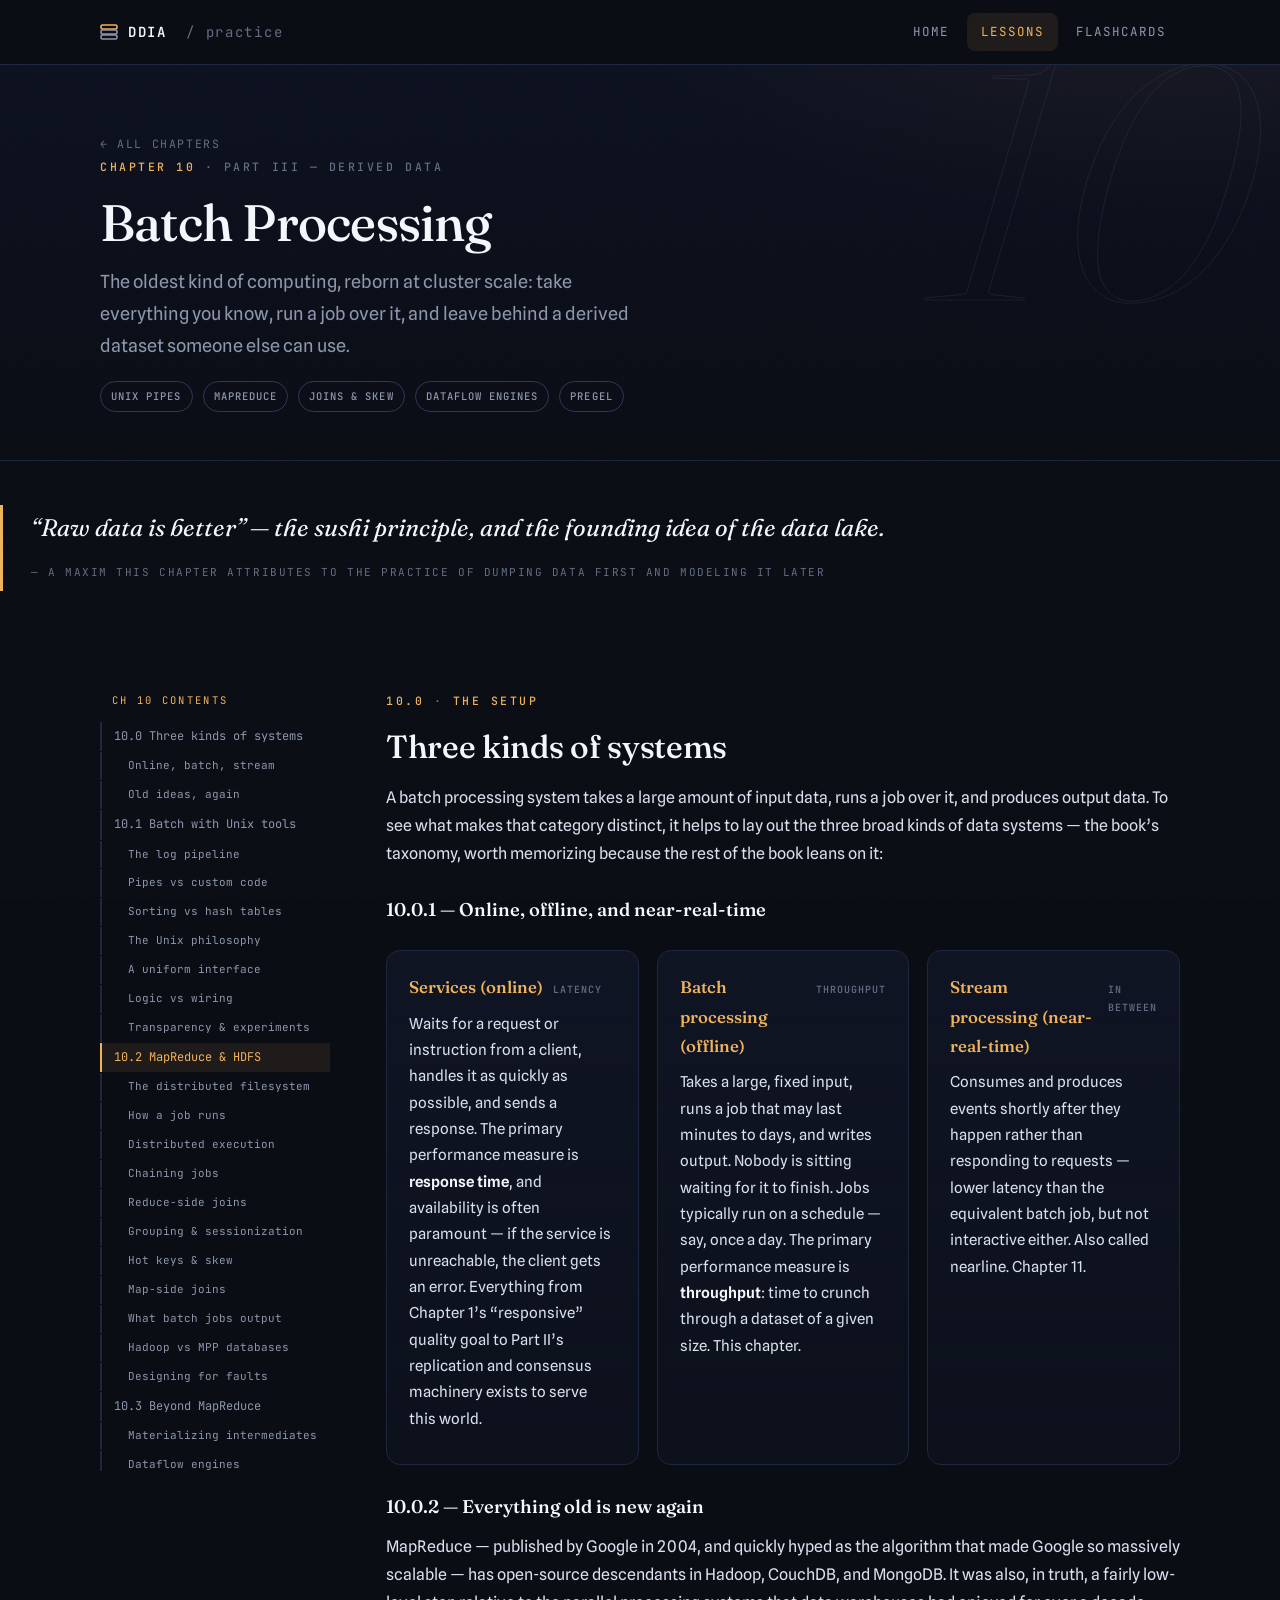
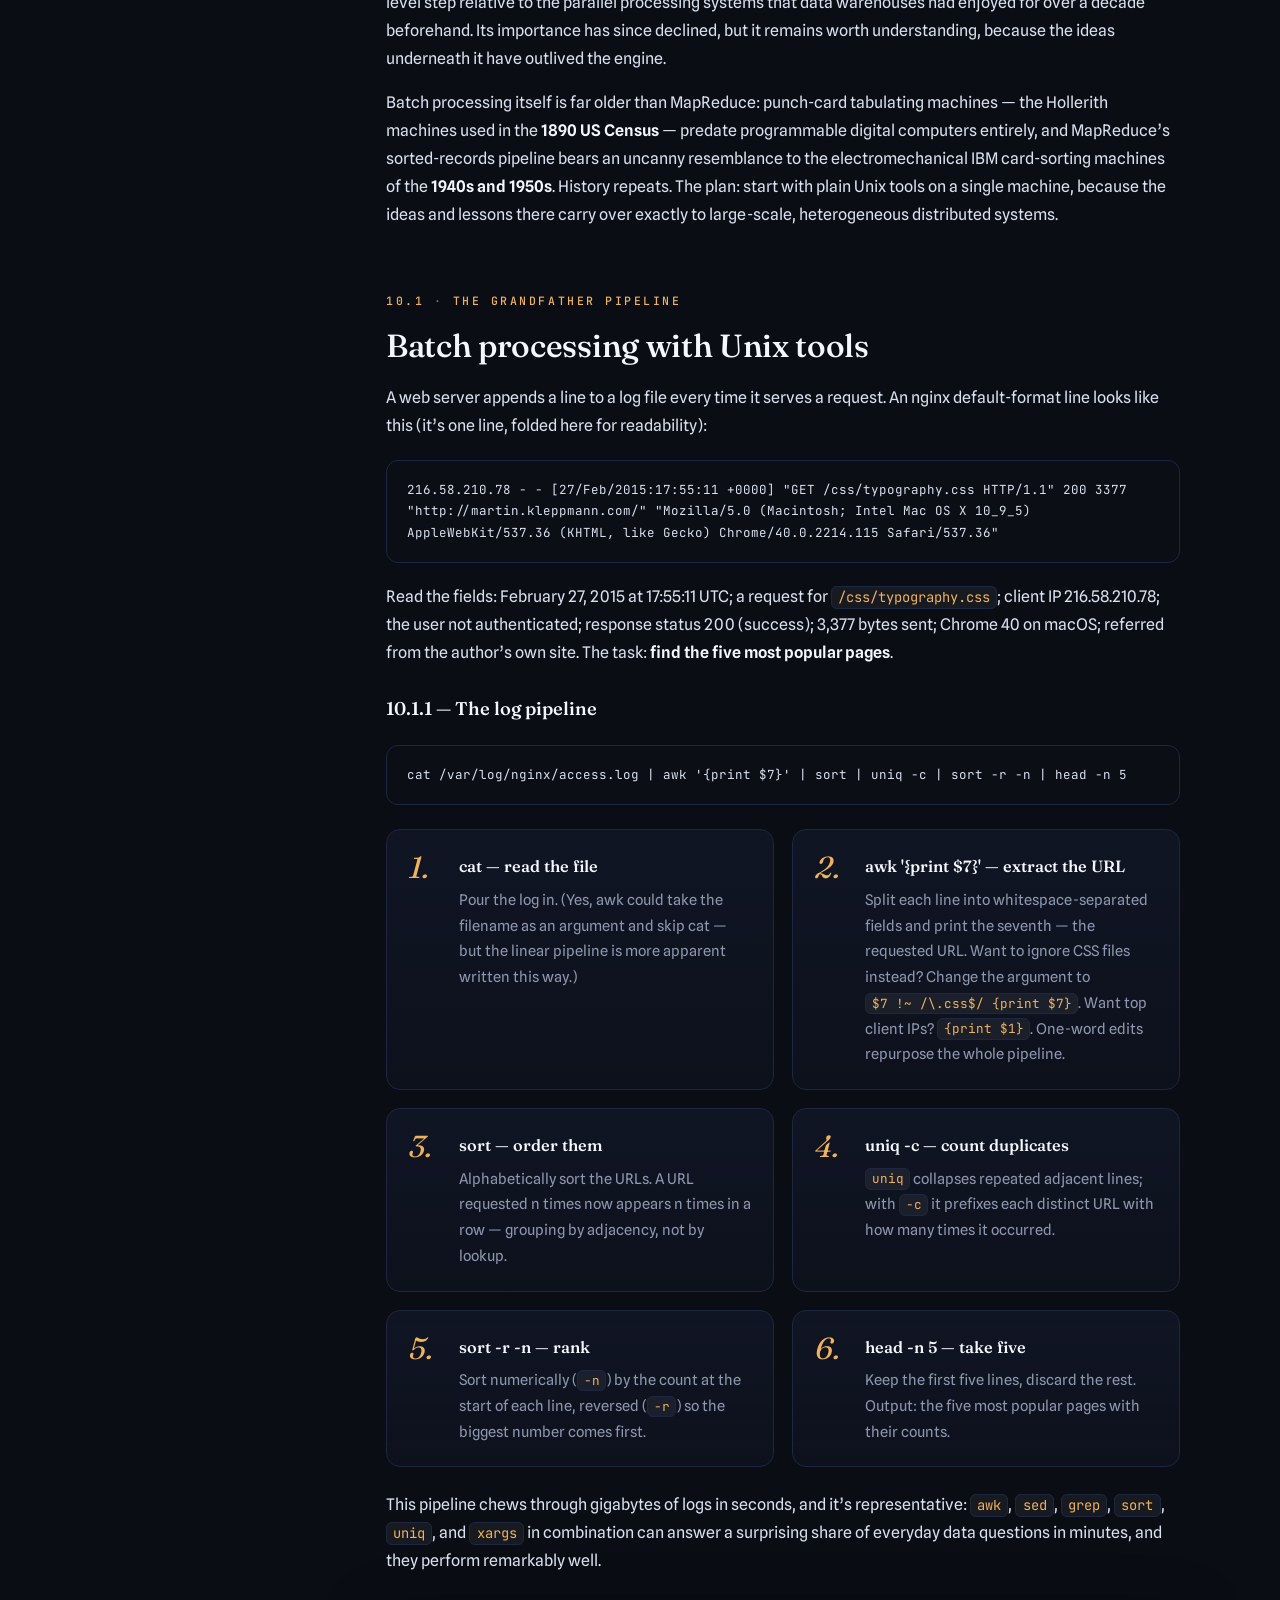
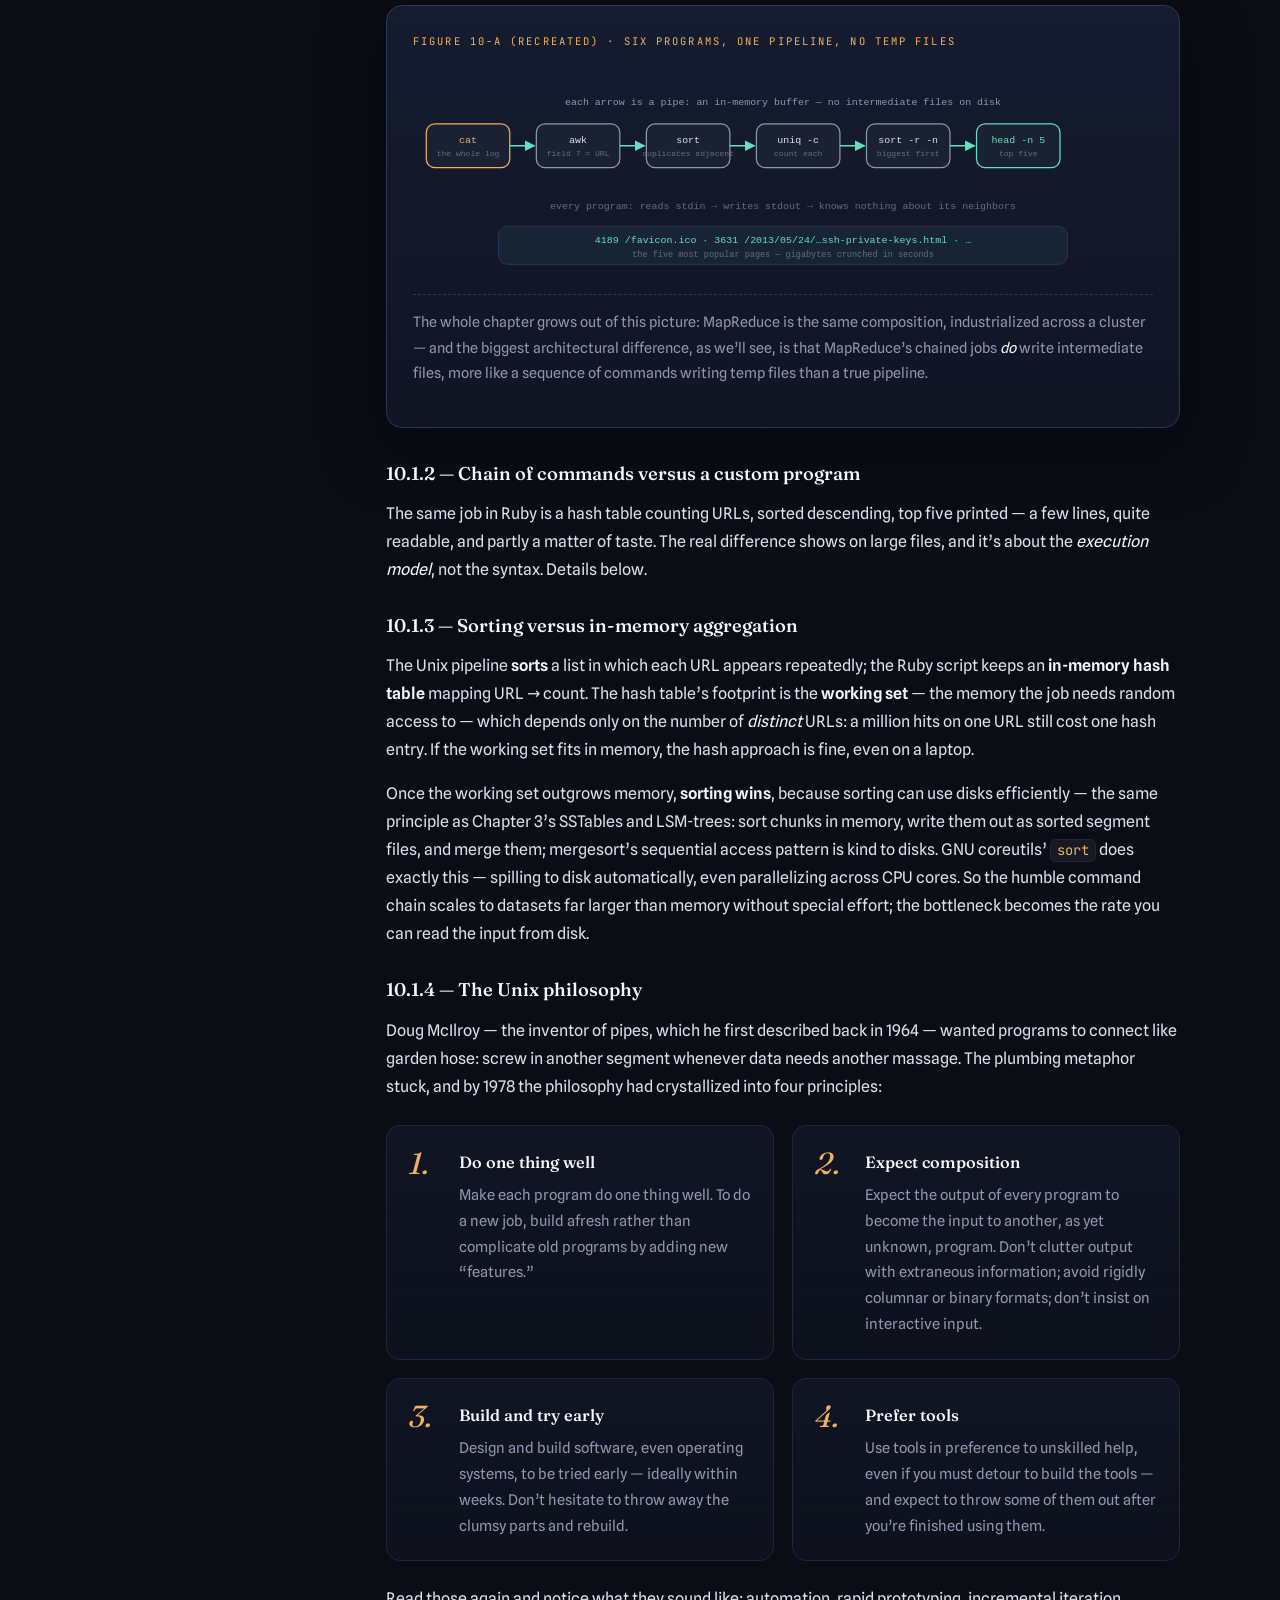
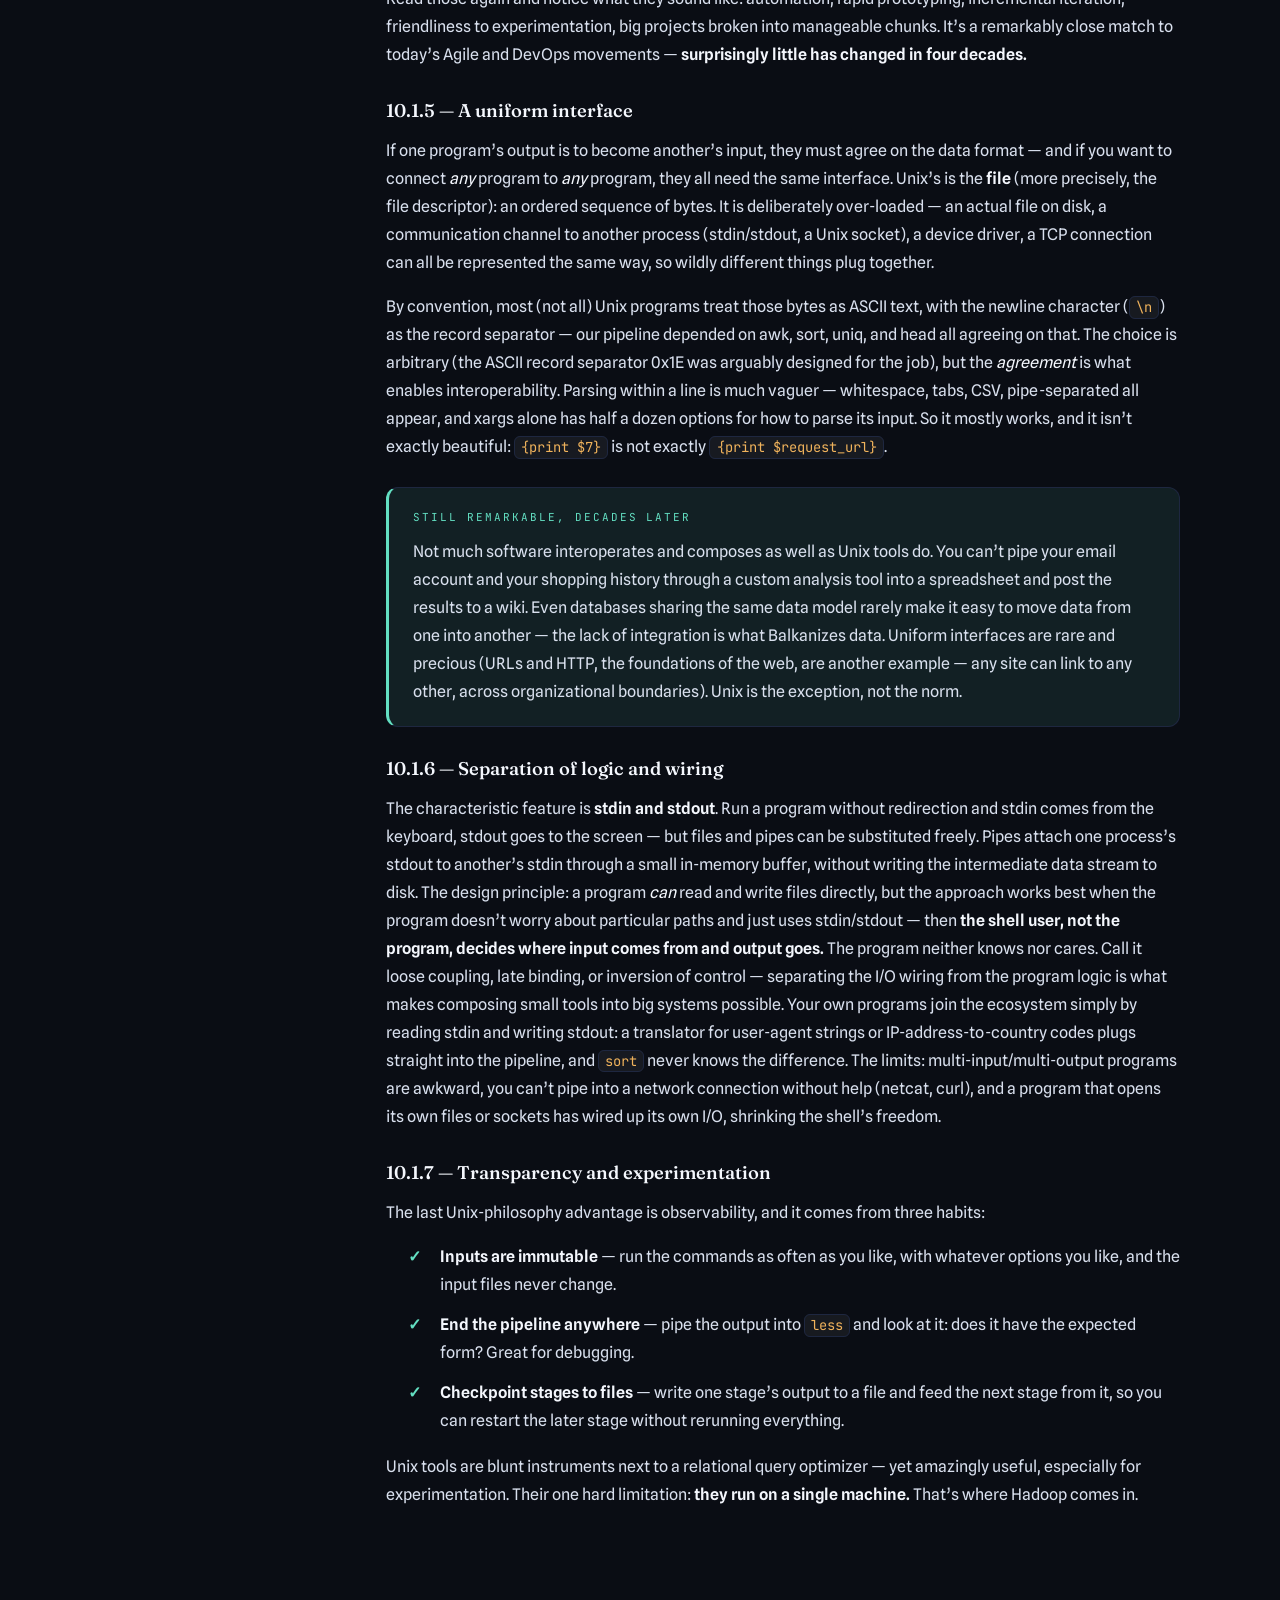
<file: lessons/chapter10.html>
<!doctype html>
<html lang="en">
<head>
  <meta charset="utf-8">
  <meta name="viewport" content="width=device-width, initial-scale=1">
  <title>Chapter 10 · Batch Processing — DDIA Practice</title>
  <meta name="description" content="A comprehensive study guide to Chapter 10 of Designing Data-Intensive Applications: Unix pipes and the Unix philosophy, MapReduce and HDFS, mappers reducers and the shuffle, reduce-side and map-side joins, hot keys and skew, batch outputs from search indexes to Voldemort bulk loads, Hadoop vs MPP databases, dataflow engines like Spark Tez and Flink, and Pregel's bulk synchronous parallel graph processing.">
  <link rel="icon" href="data:image/svg+xml,%3Csvg xmlns='http://www.w3.org/2000/svg' viewBox='0 0 32 32'%3E%3Crect width='32' height='32' rx='7' fill='%230a0d14'/%3E%3Cpath d='M16 6l9 10-9 10-9-10z' fill='%23f0b35c'/%3E%3C/svg%3E">
  <link rel="preconnect" href="https://fonts.googleapis.com">
  <link rel="preconnect" href="https://fonts.gstatic.com" crossorigin>
  <link href="https://fonts.googleapis.com/css2?family=Fraunces:ital,opsz,wght@0,9..144,300..700;1,9..144,300..700&family=Spline+Sans:wght@300..700&family=JetBrains+Mono:wght@400..600&display=swap" rel="stylesheet">
  
  <script>document.documentElement.classList.add("js")</script>
  <link rel="stylesheet" href="../css/style.css">
</head>
<body data-active="lessons" class="is-lesson">

  <div class="reading-progress" id="readingProgress" aria-hidden="true"></div>

  <header class="nav">
    <div class="container nav-inner">
      <a class="brand" href="../index.html">
        <svg width="18" height="18" viewBox="0 0 18 18" fill="none" aria-hidden="true">
          <rect x="1" y="2" width="16" height="4" rx="1.5" stroke="#f0b35c" stroke-width="1.6"/>
          <rect x="1" y="7" width="16" height="4" rx="1.5" stroke="#8d97ad" stroke-width="1.6"/>
          <rect x="1" y="12" width="16" height="4" rx="1.5" stroke="#8d97ad" stroke-width="1.6"/>
        </svg>
        DDIA&nbsp;<span class="dim">/ practice</span>
      </a>
      <nav class="nav-links" aria-label="Main">
        <a href="../index.html" data-nav="home">Home</a>
        <a href="../index.html#lessons" data-nav="lessons">Lessons</a>
        <a href="../flashcards.html" data-nav="flashcards">Flashcards</a>
      </nav>
    </div>
  </header>

  <main>

    <div class="lesson-hero">
      <span class="lesson-hero-num" aria-hidden="true">10</span>
      <div class="container">
        <a class="crumb" href="../index.html#lessons">← All chapters</a>
        <p class="kicker">Chapter 10 <span class="dim">· Part III — Derived Data</span></p>
        <h1>Batch Processing</h1>
        <p class="lede">The oldest kind of computing, reborn at cluster scale: take everything you know, run a job over it, and leave behind a derived dataset someone else can use.</p>
        <div class="lesson-meta">
          <span class="chip">Unix pipes</span>
          <span class="chip">MapReduce</span>
          <span class="chip">Joins &amp; skew</span>
          <span class="chip">Dataflow engines</span>
          <span class="chip">Pregel</span>
        </div>
      </div>
    </div>

    <div class="pullquote container">
      <p>“Raw data is better” — the sushi principle, and the founding idea of the data lake.</p>
      <cite>— a maxim this chapter attributes to the practice of dumping data first and modeling it later</cite>
    </div>

    <div class="chapter-layout container">

      <aside class="toc" aria-label="Chapter contents">
        <p class="toc-title">Ch 10 contents</p>
        <ul>
          <li><a href="#s-intro">10.0 Three kinds of systems</a></li>
          <li><a href="#s-types" class="sub">Online, batch, stream</a></li>
          <li><a href="#s-history" class="sub">Old ideas, again</a></li>
          <li><a href="#s-unix">10.1 Batch with Unix tools</a></li>
          <li><a href="#s-loganalysis" class="sub">The log pipeline</a></li>
          <li><a href="#s-chain" class="sub">Pipes vs custom code</a></li>
          <li><a href="#s-sorting" class="sub">Sorting vs hash tables</a></li>
          <li><a href="#s-philosophy" class="sub">The Unix philosophy</a></li>
          <li><a href="#s-uniform" class="sub">A uniform interface</a></li>
          <li><a href="#s-wiring" class="sub">Logic vs wiring</a></li>
          <li><a href="#s-transparency" class="sub">Transparency &amp; experiments</a></li>
          <li><a href="#s-mr">10.2 MapReduce &amp; HDFS</a></li>
          <li><a href="#s-hdfs" class="sub">The distributed filesystem</a></li>
          <li><a href="#s-jobexecution" class="sub">How a job runs</a></li>
          <li><a href="#s-distributed" class="sub">Distributed execution</a></li>
          <li><a href="#s-workflows" class="sub">Chaining jobs</a></li>
          <li><a href="#s-reduceside" class="sub">Reduce-side joins</a></li>
          <li><a href="#s-grouping" class="sub">Grouping &amp; sessionization</a></li>
          <li><a href="#s-skew" class="sub">Hot keys &amp; skew</a></li>
          <li><a href="#s-mapside" class="sub">Map-side joins</a></li>
          <li><a href="#s-outputs" class="sub">What batch jobs output</a></li>
          <li><a href="#s-hadoop-mpp" class="sub">Hadoop vs MPP databases</a></li>
          <li><a href="#s-faults" class="sub">Designing for faults</a></li>
          <li><a href="#s-beyond">10.3 Beyond MapReduce</a></li>
          <li><a href="#s-materialization" class="sub">Materializing intermediates</a></li>
          <li><a href="#s-dataflow" class="sub">Dataflow engines</a></li>
          <li><a href="#s-df-fault" class="sub">Their fault tolerance</a></li>
          <li><a href="#s-pregel" class="sub">Graphs: Pregel / BSP</a></li>
          <li><a href="#s-highlevel" class="sub">High-level APIs</a></li>
          <li><a href="#s-summary">10.4 Summary &amp; glossary</a></li>
          <li><a href="#quiz-section">Quiz</a></li>
        </ul>
      </aside>

      <div class="lesson-body">

        <!-- ================= 10.0 ================= -->
        <section class="block reveal" id="s-intro">
          <p class="kicker">10.0 <span class="dim">·</span> The setup</p>
          <h2>Three kinds of systems</h2>
          <p>A batch processing system takes a large amount of input data, runs a job over it, and produces output data. To see what makes that category distinct, it helps to lay out the three broad kinds of data systems — the book’s taxonomy, worth memorizing because the rest of the book leans on it:</p>

          <h3 id="s-types">10.0.1 — Online, offline, and near-real-time</h3>
          <div class="term-grid">
            <div class="term">
              <h4>Services (online) <span class="tag">latency</span></h4>
              <p>Waits for a request or instruction from a client, handles it as quickly as possible, and sends a response. The primary performance measure is <strong>response time</strong>, and availability is often paramount — if the service is unreachable, the client gets an error. Everything from Chapter 1’s “responsive” quality goal to Part II’s replication and consensus machinery exists to serve this world.</p>
            </div>
            <div class="term">
              <h4>Batch processing (offline) <span class="tag">throughput</span></h4>
              <p>Takes a large, fixed input, runs a job that may last minutes to days, and writes output. Nobody is sitting waiting for it to finish. Jobs typically run on a schedule — say, once a day. The primary performance measure is <strong>throughput</strong>: time to crunch through a dataset of a given size. This chapter.</p>
            </div>
            <div class="term">
              <h4>Stream processing (near-real-time) <span class="tag">in between</span></h4>
              <p>Consumes and produces events shortly after they happen rather than responding to requests — lower latency than the equivalent batch job, but not interactive either. Also called nearline. Chapter 11.</p>
            </div>
          </div>

          <h3 id="s-history">10.0.2 — Everything old is new again</h3>
          <p>MapReduce — published by Google in 2004, and quickly hyped as the algorithm that made Google so massively scalable — has open-source descendants in Hadoop, CouchDB, and MongoDB. It was also, in truth, a fairly low-level step relative to the parallel processing systems that data warehouses had enjoyed for over a decade beforehand. Its importance has since declined, but it remains worth understanding, because the ideas underneath it have outlived the engine.</p>
          <p>Batch processing itself is far older than MapReduce: punch-card tabulating machines — the Hollerith machines used in the <strong>1890 US Census</strong> — predate programmable digital computers entirely, and MapReduce’s sorted-records pipeline bears an uncanny resemblance to the electromechanical IBM card-sorting machines of the <strong>1940s and 1950s</strong>. History repeats. The plan: start with plain Unix tools on a single machine, because the ideas and lessons there carry over exactly to large-scale, heterogeneous distributed systems.</p>
        </section>

        <!-- ================= 10.1 ================= -->
        <section class="block reveal" id="s-unix">
          <p class="kicker">10.1 <span class="dim">·</span> The grandfather pipeline</p>
          <h2>Batch processing with Unix tools</h2>
          <p>A web server appends a line to a log file every time it serves a request. An nginx default-format line looks like this (it’s one line, folded here for readability):</p>
          <div class="code-block">216.58.210.78 - - [27/Feb/2015:17:55:11 +0000] "GET /css/typography.css HTTP/1.1" 200 3377 "http://martin.kleppmann.com/" "Mozilla/5.0 (Macintosh; Intel Mac OS X 10_9_5) AppleWebKit/537.36 (KHTML, like Gecko) Chrome/40.0.2214.115 Safari/537.36"</div>
          <p>Read the fields: February 27, 2015 at 17:55:11 UTC; a request for <code>/css/typography.css</code>; client IP 216.58.210.78; the user not authenticated; response status 200 (success); 3,377 bytes sent; Chrome 40 on macOS; referred from the author’s own site. The task: <strong>find the five most popular pages</strong>.</p>

          <h3 id="s-loganalysis">10.1.1 — The log pipeline</h3>
          <div class="code-block">cat /var/log/nginx/access.log |
    awk '{print $7}' |
    sort |
    uniq -c |
    sort -r -n |
    head -n 5</div>
          <div class="num-grid">
            <div class="num-card"><span class="n">1.</span><div><h4>cat — read the file</h4><p>Pour the log in. (Yes, awk could take the filename as an argument and skip cat — but the linear pipeline is more apparent written this way.)</p></div></div>
            <div class="num-card"><span class="n">2.</span><div><h4>awk '{print $7}' — extract the URL</h4><p>Split each line into whitespace-separated fields and print the seventh — the requested URL. Want to ignore CSS files instead? Change the argument to <code>$7 !~ /\.css$/ {print $7}</code>. Want top client IPs? <code>{print $1}</code>. One-word edits repurpose the whole pipeline.</p></div></div>
            <div class="num-card"><span class="n">3.</span><div><h4>sort — order them</h4><p>Alphabetically sort the URLs. A URL requested n times now appears n times in a row — grouping by adjacency, not by lookup.</p></div></div>
            <div class="num-card"><span class="n">4.</span><div><h4>uniq -c — count duplicates</h4><p><code>uniq</code> collapses repeated adjacent lines; with <code>-c</code> it prefixes each distinct URL with how many times it occurred.</p></div></div>
            <div class="num-card"><span class="n">5.</span><div><h4>sort -r -n — rank</h4><p>Sort numerically (<code>-n</code>) by the count at the start of each line, reversed (<code>-r</code>) so the biggest number comes first.</p></div></div>
            <div class="num-card"><span class="n">6.</span><div><h4>head -n 5 — take five</h4><p>Keep the first five lines, discard the rest. Output: the five most popular pages with their counts.</p></div></div>
          </div>
          <p>This pipeline chews through gigabytes of logs in seconds, and it’s representative: <code>awk</code>, <code>sed</code>, <code>grep</code>, <code>sort</code>, <code>uniq</code>, and <code>xargs</code> in combination can answer a surprising share of everyday data questions in minutes, and they perform remarkably well.</p>

          <div class="figure">
            <p class="fig-head">Figure 10-A (recreated) · Six programs, one pipeline, no temp files</p>
            <svg viewBox="0 0 780 240" role="img" aria-label="The Unix log-analysis pipeline: each program reads from stdin and writes to stdout, connected by in-memory pipes — cat feeds awk feeds sort feeds uniq -c feeds sort -r -n feeds head -n 5" style="width:100%;height:auto;display:block">
              <defs>
                <marker id="arr10a" viewBox="0 0 10 10" refX="9" refY="5" markerWidth="7" markerHeight="7" orient="auto-start-reverse">
                  <path d="M0,0 L10,5 L0,10 z" fill="#63dfc2"/>
                </marker>
              </defs>
              <g font-family="monospace" font-size="10.5">
                <rect x="14" y="60" width="88" height="46" rx="9" fill="#1a2133" stroke="#f0b35c" stroke-width="1.3"/>
                <text x="58" y="80" text-anchor="middle" fill="#f0b35c">cat</text>
                <text x="58" y="94" text-anchor="middle" fill="#636d83" font-size="8.5">the whole log</text>
                <rect x="130" y="60" width="88" height="46" rx="9" fill="#1a2133" stroke="#8d97ad" stroke-width="1.3"/>
                <text x="174" y="80" text-anchor="middle" fill="#d9e0ee">awk</text>
                <text x="174" y="94" text-anchor="middle" fill="#636d83" font-size="8.5">field 7 = URL</text>
                <rect x="246" y="60" width="88" height="46" rx="9" fill="#1a2133" stroke="#8d97ad" stroke-width="1.3"/>
                <text x="290" y="80" text-anchor="middle" fill="#d9e0ee">sort</text>
                <text x="290" y="94" text-anchor="middle" fill="#636d83" font-size="8.5">duplicates adjacent</text>
                <rect x="362" y="60" width="88" height="46" rx="9" fill="#1a2133" stroke="#8d97ad" stroke-width="1.3"/>
                <text x="406" y="80" text-anchor="middle" fill="#d9e0ee">uniq -c</text>
                <text x="406" y="94" text-anchor="middle" fill="#636d83" font-size="8.5">count each</text>
                <rect x="478" y="60" width="88" height="46" rx="9" fill="#1a2133" stroke="#8d97ad" stroke-width="1.3"/>
                <text x="522" y="80" text-anchor="middle" fill="#d9e0ee">sort -r -n</text>
                <text x="522" y="94" text-anchor="middle" fill="#636d83" font-size="8.5">biggest first</text>
                <rect x="594" y="60" width="88" height="46" rx="9" fill="#1a2133" stroke="#63dfc2" stroke-width="1.3"/>
                <text x="638" y="80" text-anchor="middle" fill="#63dfc2">head -n 5</text>
                <text x="638" y="94" text-anchor="middle" fill="#636d83" font-size="8.5">top five</text>
                <line x1="102" y1="83" x2="128" y2="83" stroke="#63dfc2" stroke-width="1.6" marker-end="url(#arr10a)"/>
                <line x1="218" y1="83" x2="244" y2="83" stroke="#63dfc2" stroke-width="1.6" marker-end="url(#arr10a)"/>
                <line x1="334" y1="83" x2="360" y2="83" stroke="#63dfc2" stroke-width="1.6" marker-end="url(#arr10a)"/>
                <line x1="450" y1="83" x2="476" y2="83" stroke="#63dfc2" stroke-width="1.6" marker-end="url(#arr10a)"/>
                <line x1="566" y1="83" x2="592" y2="83" stroke="#63dfc2" stroke-width="1.6" marker-end="url(#arr10a)"/>
                <text x="390" y="40" text-anchor="middle" fill="#8d97ad">each arrow is a pipe: an in-memory buffer — no intermediate files on disk</text>
                <text x="390" y="150" text-anchor="middle" fill="#636d83">every program: reads stdin → writes stdout → knows nothing about its neighbors</text>
                <rect x="90" y="168" width="600" height="40" rx="10" fill="rgba(99,223,194,0.06)" stroke="#2b3859"/>
                <text x="390" y="186" text-anchor="middle" fill="#63dfc2">4189 /favicon.ico · 3631 /2013/05/24/…ssh-private-keys.html · …</text>
                <text x="390" y="200" text-anchor="middle" fill="#636d83" font-size="9">the five most popular pages — gigabytes crunched in seconds</text>
              </g>
            </svg>
            <p class="fig-caption">The whole chapter grows out of this picture: MapReduce is the same composition, industrialized across a cluster — and the biggest architectural difference, as we’ll see, is that MapReduce’s chained jobs <em>do</em> write intermediate files, more like a sequence of commands writing temp files than a true pipeline.</p>
          </div>

          <h3 id="s-chain">10.1.2 — Chain of commands versus a custom program</h3>
          <p>The same job in Ruby is a hash table counting URLs, sorted descending, top five printed — a few lines, quite readable, and partly a matter of taste. The real difference shows on large files, and it’s about the <em>execution model</em>, not the syntax. Details below.</p>

          <h3 id="s-sorting">10.1.3 — Sorting versus in-memory aggregation</h3>
          <p>The Unix pipeline <strong>sorts</strong> a list in which each URL appears repeatedly; the Ruby script keeps an <strong>in-memory hash table</strong> mapping URL → count. The hash table’s footprint is the <strong>working set</strong> — the memory the job needs random access to — which depends only on the number of <em>distinct</em> URLs: a million hits on one URL still cost one hash entry. If the working set fits in memory, the hash approach is fine, even on a laptop.</p>
          <p>Once the working set outgrows memory, <strong>sorting wins</strong>, because sorting can use disks efficiently — the same principle as Chapter 3’s SSTables and LSM-trees: sort chunks in memory, write them out as sorted segment files, and merge them; mergesort’s sequential access pattern is kind to disks. GNU coreutils’ <code>sort</code> does exactly this — spilling to disk automatically, even parallelizing across CPU cores. So the humble command chain scales to datasets far larger than memory without special effort; the bottleneck becomes the rate you can read the input from disk.</p>

          <h3 id="s-philosophy">10.1.4 — The Unix philosophy</h3>
          <p>Doug McIlroy — the inventor of pipes, which he first described back in 1964 — wanted programs to connect like garden hose: screw in another segment whenever data needs another massage. The plumbing metaphor stuck, and by 1978 the philosophy had crystallized into four principles:</p>
          <div class="num-grid">
            <div class="num-card"><span class="n">1.</span><div><h4>Do one thing well</h4><p>Make each program do one thing well. To do a new job, build afresh rather than complicate old programs by adding new “features.”</p></div></div>
            <div class="num-card"><span class="n">2.</span><div><h4>Expect composition</h4><p>Expect the output of every program to become the input to another, as yet unknown, program. Don’t clutter output with extraneous information; avoid rigidly columnar or binary formats; don’t insist on interactive input.</p></div></div>
            <div class="num-card"><span class="n">3.</span><div><h4>Build and try early</h4><p>Design and build software, even operating systems, to be tried early — ideally within weeks. Don’t hesitate to throw away the clumsy parts and rebuild.</p></div></div>
            <div class="num-card"><span class="n">4.</span><div><h4>Prefer tools</h4><p>Use tools in preference to unskilled help, even if you must detour to build the tools — and expect to throw some of them out after you’re finished using them.</p></div></div>
          </div>
          <p>Read those again and notice what they sound like: automation, rapid prototyping, incremental iteration, friendliness to experimentation, big projects broken into manageable chunks. It’s a remarkably close match to today’s Agile and DevOps movements — <strong>surprisingly little has changed in four decades.</strong></p>

          <h3 id="s-uniform">10.1.5 — A uniform interface</h3>
          <p>If one program’s output is to become another’s input, they must agree on the data format — and if you want to connect <em>any</em> program to <em>any</em> program, they all need the same interface. Unix’s is the <strong>file</strong> (more precisely, the file descriptor): an ordered sequence of bytes. It is deliberately over-loaded — an actual file on disk, a communication channel to another process (stdin/stdout, a Unix socket), a device driver, a TCP connection can all be represented the same way, so wildly different things plug together.</p>
          <p>By convention, most (not all) Unix programs treat those bytes as ASCII text, with the newline character (<code>\n</code>) as the record separator — our pipeline depended on awk, sort, uniq, and head all agreeing on that. The choice is arbitrary (the ASCII record separator 0x1E was arguably designed for the job), but the <em>agreement</em> is what enables interoperability. Parsing within a line is much vaguer — whitespace, tabs, CSV, pipe-separated all appear, and xargs alone has half a dozen options for how to parse its input. So it mostly works, and it isn’t exactly beautiful: <code>{print $7}</code> is not exactly <code>{print $request_url}</code>.</p>
          <div class="callout note">
            <p class="callout-title">Still remarkable, decades later</p>
            <p>Not much software interoperates and composes as well as Unix tools do. You can’t pipe your email account and your shopping history through a custom analysis tool into a spreadsheet and post the results to a wiki. Even databases sharing the same data model rarely make it easy to move data from one into another — the lack of integration is what Balkanizes data. Uniform interfaces are rare and precious (URLs and HTTP, the foundations of the web, are another example — any site can link to any other, across organizational boundaries). Unix is the exception, not the norm.</p>
          </div>

          <h3 id="s-wiring">10.1.6 — Separation of logic and wiring</h3>
          <p>The characteristic feature is <strong>stdin and stdout</strong>. Run a program without redirection and stdin comes from the keyboard, stdout goes to the screen — but files and pipes can be substituted freely. Pipes attach one process’s stdout to another’s stdin through a small in-memory buffer, without writing the intermediate data stream to disk. The design principle: a program <em>can</em> read and write files directly, but the approach works best when the program doesn’t worry about particular paths and just uses stdin/stdout — then <strong>the shell user, not the program, decides where input comes from and output goes.</strong> The program neither knows nor cares. Call it loose coupling, late binding, or inversion of control — separating the I/O wiring from the program logic is what makes composing small tools into big systems possible. Your own programs join the ecosystem simply by reading stdin and writing stdout: a translator for user-agent strings or IP-address-to-country codes plugs straight into the pipeline, and <code>sort</code> never knows the difference. The limits: multi-input/multi-output programs are awkward, you can’t pipe into a network connection without help (netcat, curl), and a program that opens its own files or sockets has wired up its own I/O, shrinking the shell’s freedom.</p>

          <h3 id="s-transparency">10.1.7 — Transparency and experimentation</h3>
          <p>The last Unix-philosophy advantage is observability, and it comes from three habits:</p>
          <ul class="checklist">
            <li><strong>Inputs are immutable</strong> — run the commands as often as you like, with whatever options you like, and the input files never change.</li>
            <li><strong>End the pipeline anywhere</strong> — pipe the output into <code>less</code> and look at it: does it have the expected form? Great for debugging.</li>
            <li><strong>Checkpoint stages to files</strong> — write one stage’s output to a file and feed the next stage from it, so you can restart the later stage without rerunning everything.</li>
          </ul>
          <p>Unix tools are blunt instruments next to a relational query optimizer — yet amazingly useful, especially for experimentation. Their one hard limitation: <strong>they run on a single machine.</strong> That’s where Hadoop comes in.</p>
        </section>

        <!-- ================= 10.2 ================= -->
        <section class="block reveal" id="s-mr">
          <p class="kicker">10.2 <span class="dim">·</span> The blunt instrument, distributed</p>
          <h2>MapReduce and distributed filesystems</h2>
          <p>MapReduce is like Unix tools but spread across potentially thousands of machines — equally blunt, brute-force, and surprisingly effective. A single MapReduce job is the analogue of a single Unix process: it takes one or more inputs and produces one or more outputs. It shares the virtues we just cataloged: running a job does not modify the input, it has no side effects beyond the output, and output files are written once sequentially, never modified after the fact. Where Unix tools use stdin/stdout, MapReduce jobs read and write files on a <strong>distributed filesystem</strong> — in Hadoop, HDFS.</p>

          <h3 id="s-hdfs">10.2.1 — HDFS, the shared-nothing filesystem</h3>
          <p>HDFS is an open-source reimplementation of the Google File System (GFS, published 2003); cousins include GlusterFS, the Quantcast File System, and object stores like Amazon S3, Azure Blob Storage, and OpenStack Swift. The architectural principle is <strong>shared-nothing</strong> — the opposite of the shared-disk NAS/SAN approach with its centralized storage appliance and special interconnects like Fibre Channel. A distributed filesystem needs no special hardware at all: just every machine in the datacenter and the disks already attached to each.</p>
          <div class="num-grid">
            <div class="num-card"><span class="n">1.</span><div><h4>The daemon on every machine</h4><p>A daemon process on each node exposes a network service so other nodes can access the files stored on that machine — conceptually one big filesystem using every daemon-running machine’s disks.</p></div></div>
            <div class="num-card"><span class="n">2.</span><div><h4>The NameNode</h4><p>A central server tracks which file blocks are stored on which machine — the filesystem’s directory brain.</p></div></div>
            <div class="num-card"><span class="n">3.</span><div><h4>Replication or erasure coding</h4><p>Blocks are made fault-tolerant by replication on multiple machines, or by erasure coding such as Reed–Solomon (recoverable with lower storage overhead than full copies) — RAID-like redundancy, but over a conventional datacenter network rather than special hardware.</p></div></div>
          </div>
          <div class="stat-grid">
            <div class="stat">
              <span class="stat-value">10,000s</span>
              <span class="stat-label">Machines in the biggest HDFS deployments</span>
              <span class="stat-note">combined storage capacity of hundreds of petabytes</span>
            </div>
            <div class="stat">
              <span class="stat-value teal">commodity</span>
              <span class="stat-label">Hardware and open-source software</span>
              <span class="stat-note">much cheaper than the equivalent dedicated storage appliance</span>
            </div>
            <div class="stat">
              <span class="stat-value">locality</span>
              <span class="stat-label">Compute can be scheduled onto the machine holding the data</span>
              <span class="stat-note">object stores usually keep storage and computation separate; erasure coding breaks locality too</span>
            </div>
          </div>

          <h3 id="s-jobexecution">10.2.2 — How a MapReduce job runs</h3>
          <p>MapReduce is a programming framework for writing code that processes large datasets in a distributed filesystem. The pattern of data processing has four steps, and if it looks familiar, it should — it is the log-analysis pipeline again:</p>
          <div class="num-grid">
            <div class="num-card"><span class="n">1.</span><div><h4>Break input into records</h4><p>Read the input files and split them into records — one log line each in the web server example, where <code>\n</code> was the separator. Handled by the input format parser, not by you.</p></div></div>
            <div class="num-card"><span class="n">2.</span><div><h4>Call the mapper per record</h4><p>The mapper extracts a key and value from each input record — our <code>awk '{print $7}'</code>, with the URL as key and the value empty. Called once per record; may emit any number of key-value pairs (including none); keeps no state between records.</p></div></div>
            <div class="num-card"><span class="n">3.</span><div><h4>Sort all the pairs by key</h4><p>The framework sorts — implicitly and always. Mapper output is handed to the reducer pre-sorted. This is the step you don’t write, and it’s the heart of the engine.</p></div></div>
            <div class="num-card"><span class="n">4.</span><div><h4>Call the reducer per key</h4><p>Sorting has made all pairs with the same key adjacent, so the reducer — our <code>uniq -c</code> — gets each key with an iterator over its values and combines them without holding much in memory.</p></div></div>
          </div>
          <p>Steps 2 and 4 are where your custom code lives. In Hadoop, mapper and reducer are each a Java class implementing an interface; in MongoDB and CouchDB, they’re JavaScript functions (and you can even use standard Unix tools as mappers and reducers). If you need a second sorting stage — ranking URLs by count, like our <code>sort -r -n</code> — you write a second MapReduce job and chain them. Viewed this way, the <strong>mapper’s job is to prepare data for sorting, and the reducer’s job is to process sorted data.</strong></p>

          <h3 id="s-distributed">10.2.3 — Distributed execution: the shuffle</h3>
          <p>The key difference from Unix pipelines: MapReduce parallelizes across machines without you writing any parallelism code. Mappers and reducers each handle one record at a time and never need to know where their input comes from or output goes — the framework moves the data. The mechanics:</p>

          <div class="figure">
            <p class="fig-head">Figure 10-1 (recreated) · A MapReduce job: three mappers, three reducers</p>
            <svg viewBox="0 0 780 430" role="img" aria-label="Input splits in HDFS feed map tasks that run near their data; each mapper writes sorted partitioned files which the reducers fetch over the network (the shuffle); reducers merge, process per key, and write output back to HDFS" style="width:100%;height:auto;display:block">
              <defs>
                <marker id="arr10b" viewBox="0 0 10 10" refX="9" refY="5" markerWidth="7" markerHeight="7" orient="auto-start-reverse">
                  <path d="M0,0 L10,5 L0,10 z" fill="#63dfc2"/>
                </marker>
                <marker id="arr10c" viewBox="0 0 10 10" refX="9" refY="5" markerWidth="7" markerHeight="7" orient="auto-start-reverse">
                  <path d="M0,0 L10,5 L0,10 z" fill="#f0b35c"/>
                </marker>
              </defs>
              <g font-family="monospace" font-size="10.5">
                <rect x="20" y="90" width="110" height="34" rx="8" fill="#1a2133" stroke="#2b3859"/>
                <text x="75" y="104" text-anchor="middle" fill="#d9e0ee" font-size="9.5">split 1</text>
                <text x="75" y="117" text-anchor="middle" fill="#636d83" font-size="8.5">HDFS block</text>
                <rect x="20" y="160" width="110" height="34" rx="8" fill="#1a2133" stroke="#2b3859"/>
                <text x="75" y="174" text-anchor="middle" fill="#d9e0ee" font-size="9.5">split 2</text>
                <text x="75" y="187" text-anchor="middle" fill="#636d83" font-size="8.5">HDFS block</text>
                <rect x="20" y="230" width="110" height="34" rx="8" fill="#1a2133" stroke="#2b3859"/>
                <text x="75" y="244" text-anchor="middle" fill="#d9e0ee" font-size="9.5">split 3</text>
                <text x="75" y="257" text-anchor="middle" fill="#636d83" font-size="8.5">HDFS block</text>
                <text x="75" y="66" text-anchor="middle" fill="#8d97ad" font-size="10">INPUT (HDFS)</text>
                <rect x="200" y="90" width="100" height="34" rx="8" fill="#1a2133" stroke="#f0b35c" stroke-width="1.3"/>
                <text x="250" y="111" text-anchor="middle" fill="#f0b35c">mapper 1</text>
                <rect x="200" y="160" width="100" height="34" rx="8" fill="#1a2133" stroke="#f0b35c" stroke-width="1.3"/>
                <text x="250" y="181" text-anchor="middle" fill="#f0b35c">mapper 2</text>
                <rect x="200" y="230" width="100" height="34" rx="8" fill="#1a2133" stroke="#f0b35c" stroke-width="1.3"/>
                <text x="250" y="251" text-anchor="middle" fill="#f0b35c">mapper 3</text>
                <line x1="130" y1="107" x2="198" y2="107" stroke="#63dfc2" stroke-width="1.5" marker-end="url(#arr10b)"/>
                <line x1="130" y1="177" x2="198" y2="177" stroke="#63dfc2" stroke-width="1.5" marker-end="url(#arr10b)"/>
                <line x1="130" y1="247" x2="198" y2="247" stroke="#63dfc2" stroke-width="1.5" marker-end="url(#arr10b)"/>
                <text x="164" y="84" text-anchor="middle" fill="#636d83" font-size="8.5">runs on a machine</text>
                <text x="164" y="95" text-anchor="middle" fill="#636d83" font-size="8.5">storing the split</text>
                <rect x="340" y="76" width="230" height="22" rx="6" fill="rgba(240,179,92,0.08)" stroke="#f0b35c" stroke-dasharray="4 3"/>
                <text x="455" y="91" text-anchor="middle" fill="#f0b35c" font-size="9">each mapper writes sorted, hash-partitioned files to its local disk</text>
                <rect x="360" y="140" width="190" height="74" rx="12" fill="#151c30" stroke="#2b3859" stroke-width="1.4"/>
                <text x="455" y="130" text-anchor="middle" fill="#8d97ad" font-size="9.5">THE SHUFFLE</text>
                <text x="455" y="166" text-anchor="middle" fill="#8d97ad" font-size="9">reducers fetch their partition</text>
                <text x="455" y="180" text-anchor="middle" fill="#8d97ad" font-size="9">from every mapper over the network;</text>
                <text x="455" y="194" text-anchor="middle" fill="#8d97ad" font-size="9">hash(key) mod R picks the reducer</text>
                <text x="455" y="208" text-anchor="middle" fill="#636d83" font-size="9">(no randomness, despite the name)</text>
                <line x1="300" y1="107" x2="384" y2="160" stroke="#f0b35c" stroke-width="1.2" stroke-dasharray="4 3" marker-end="url(#arr10c)"/>
                <line x1="300" y1="177" x2="384" y2="177" stroke="#f0b35c" stroke-width="1.2" stroke-dasharray="4 3" marker-end="url(#arr10c)"/>
                <line x1="300" y1="247" x2="384" y2="194" stroke="#f0b35c" stroke-width="1.2" stroke-dasharray="4 3" marker-end="url(#arr10c)"/>
                <rect x="620" y="90" width="110" height="34" rx="8" fill="#1a2133" stroke="#63dfc2" stroke-width="1.3"/>
                <text x="675" y="111" text-anchor="middle" fill="#63dfc2">reducer 1</text>
                <rect x="620" y="160" width="110" height="34" rx="8" fill="#1a2133" stroke="#63dfc2" stroke-width="1.3"/>
                <text x="675" y="181" text-anchor="middle" fill="#63dfc2">reducer 2</text>
                <rect x="620" y="230" width="110" height="34" rx="8" fill="#1a2133" stroke="#63dfc2" stroke-width="1.3"/>
                <text x="675" y="251" text-anchor="middle" fill="#63dfc2">reducer 3</text>
                <line x1="550" y1="160" x2="618" y2="107" stroke="#63dfc2" stroke-width="1.5" marker-end="url(#arr10b)"/>
                <line x1="550" y1="177" x2="618" y2="177" stroke="#63dfc2" stroke-width="1.5" marker-end="url(#arr10b)"/>
                <line x1="550" y1="194" x2="618" y2="247" stroke="#63dfc2" stroke-width="1.5" marker-end="url(#arr10b)"/>
                <rect x="600" y="300" width="160" height="26" rx="8" fill="#1a2133" stroke="#2b3859"/>
                <text x="680" y="317" text-anchor="middle" fill="#d9e0ee" font-size="9.5">OUTPUT (HDFS)</text>
                <line x1="675" y1="264" x2="675" y2="298" stroke="#63dfc2" stroke-width="1.5" marker-end="url(#arr10b)"/>
                <text x="60" y="317" fill="#8d97ad" font-size="9.5">merge sorted runs, group by key, run your reduce(),</text>
                <text x="60" y="331" fill="#8d97ad" font-size="9.5">write one output file per reducer (replicated by HDFS)</text>
                <text x="390" y="386" text-anchor="middle" fill="#636d83" font-size="9.5">#map tasks = number of input blocks · #reduce tasks = configured by you</text>
                <text x="390" y="402" text-anchor="middle" fill="#636d83" font-size="9.5">“putting the computation near the data” — copy code to the machines, not data across the network</text>
              </g>
            </svg>
            <p class="fig-caption">The full lifecycle: the scheduler tries to run each map task on a machine that stores a replica of its input file (assuming spare RAM and CPU), saving a network copy. Each map task partitions its output by reducer — hash of the key — and writes sorted files to its <em>local</em> disk (the same SSTable/LSM-tree technique from Chapter 3). When a mapper finishes, reducers connect to it and download the partition meant for them; each reduce task merges those files (preserving sort order, so same-key records from different mappers become adjacent) and streams your reducer one key at a time — the iterator may hold more data than memory. <strong>Partition-by-reducer + sort + copy is the shuffle</strong> — a misleadingly named step with no randomness in it.</p>
          </div>

          <h3 id="s-workflows">10.2.4 — Chaining jobs into workflows</h3>
          <p>One job counts page views per URL, but finding the <em>most popular</em> URLs needs a second sort — so jobs get chained: the output of one becomes the input of the next. Hadoop MapReduce has no first-class workflow support: chaining is done implicitly by directory name — job 1 writes to a designated HDFS directory, job 2 is configured to read that same directory, and as far as the framework is concerned they are two independent jobs. Since a job’s output is only valid when the job has completed successfully (partial output of a failed job is discarded), the next job can only start after the previous one finishes.</p>
          <p>This is where workflow schedulers earn their keep — <strong>Oozie, Azkaban, Luigi, Airflow, Pinball</strong> — managing the dependencies between job executions. And the scale is real:</p>
          <div class="stat-grid">
            <div class="stat">
              <span class="stat-value">50–100</span>
              <span class="stat-label">MapReduce jobs in a typical recommendation-system workflow</span>
              <span class="stat-note">in a large organization, many teams run jobs that read each other’s output — tooling matters</span>
            </div>
            <div class="stat">
              <span class="stat-value teal">temp files</span>
              <span class="stat-label">What chained jobs really resemble</span>
              <span class="stat-note">less like Unix pipes (tiny in-memory buffer), more like a sequence of commands each writing to an intermediate file — with consequences, see 10.3.1</span>
            </div>
          </div>
          <p>Higher-level tools — <strong>Pig, Hive, Cascading, Crunch, FlumeJava</strong> — assemble multi-stage workflows automatically, and we’ll return to them in 10.3.4.</p>

          <h3 id="s-reduceside">10.2.5 — Reduce-side joins and grouping</h3>
          <p>Joins were Chapter 2’s business from the data-model side; now we see how they’re actually executed at scale. Anywhere one record has an association with another — a foreign key, a document reference, an edge in a graph — code that needs both sides of the association needs a join, and denormalization can reduce the need but not remove it. The batch version of a join: <strong>resolve every occurrence of an association within the dataset, for all users at once</strong> — not a point lookup for one user, which is what indexes are for. And that’s the first big difference from a database: <strong>MapReduce has no concept of indexes</strong> — given a set of files, it reads all of them. A database would call that a full table scan; outrageous for a few records, entirely reasonable when the query aggregates over millions and can be parallelized across machines.</p>

          <h4>The running example: activity events joined with user profiles</h4>
          <p>On one side, the log of activity events (clickstream) — the fact table of a star schema from Chapter 3; on the other, the user database — one of its dimensions. The analytics task: correlate activity with profiles — which pages are popular with which age groups. The events carry only the user ID, not the profile (embedding the profile in every event would be wasteful), so the two datasets must be joined. The naive approach — iterate events, query the user database per user ID — is limited by round-trip time, hostage to cache effectiveness, and parallel queries can overwhelm the database. The batch approach: take a copy of the user database (an ETL extract from a backup, say), put it in the same distributed filesystem as the event log, and let MapReduce bring all relevant records together.</p>

          <div class="figure">
            <p class="fig-head">Figure 10-3 (recreated) · A reduce-side sort-merge join on user ID</p>
            <svg viewBox="0 0 780 440" role="img" aria-label="Mappers over the activity log emit (user ID, event) and mappers over the user database emit (user ID, date of birth); the shuffle brings all records with the same user ID to one reducer, with a secondary sort putting the profile record first" style="width:100%;height:auto;display:block">
              <defs>
                <marker id="arr10d" viewBox="0 0 10 10" refX="9" refY="5" markerWidth="7" markerHeight="7" orient="auto-start-reverse">
                  <path d="M0,0 L10,5 L0,10 z" fill="#f0b35c"/>
                </marker>
                <marker id="arr10e" viewBox="0 0 10 10" refX="9" refY="5" markerWidth="7" markerHeight="7" orient="auto-start-reverse">
                  <path d="M0,0 L10,5 L0,10 z" fill="#63dfc2"/>
                </marker>
              </defs>
              <g font-family="monospace" font-size="10">
                <rect x="20" y="80" width="150" height="56" rx="10" fill="#1a2133" stroke="#2b3859"/>
                <text x="95" y="102" text-anchor="middle" fill="#d9e0ee">ACTIVITY EVENTS</text>
                <text x="95" y="118" text-anchor="middle" fill="#636d83" font-size="8.5">(user 123, viewed /p1)</text>
                <text x="95" y="130" text-anchor="middle" fill="#636d83" font-size="8.5">(user 123, viewed /p2)…</text>
                <rect x="20" y="200" width="150" height="56" rx="10" fill="#1a2133" stroke="#2b3859"/>
                <text x="95" y="222" text-anchor="middle" fill="#d9e0ee">USER DATABASE</text>
                <text x="95" y="238" text-anchor="middle" fill="#636d83" font-size="8.5">(user 123, born 1962)</text>
                <text x="95" y="250" text-anchor="middle" fill="#636d83" font-size="8.5">(user 456, born 1987)…</text>
                <rect x="240" y="80" width="120" height="56" rx="10" fill="#1a2133" stroke="#f0b35c" stroke-width="1.3"/>
                <text x="300" y="104" text-anchor="middle" fill="#f0b35c">mappers</text>
                <text x="300" y="120" text-anchor="middle" fill="#636d83" font-size="8.5">emit (key=user ID)</text>
                <rect x="240" y="200" width="120" height="56" rx="10" fill="#1a2133" stroke="#f0b35c" stroke-width="1.3"/>
                <text x="300" y="224" text-anchor="middle" fill="#f0b35c">mappers</text>
                <text x="300" y="240" text-anchor="middle" fill="#636d83" font-size="8.5">emit (key=user ID)</text>
                <line x1="170" y1="108" x2="238" y2="108" stroke="#f0b35c" stroke-width="1.5" marker-end="url(#arr10d)"/>
                <line x1="170" y1="228" x2="238" y2="228" stroke="#f0b35c" stroke-width="1.5" marker-end="url(#arr10d)"/>
                <rect x="420" y="130" width="160" height="76" rx="12" fill="#151c30" stroke="#2b3859" stroke-width="1.4"/>
                <text x="500" y="120" text-anchor="middle" fill="#8d97ad">SHUFFLE + SORT by user ID</text>
                <text x="500" y="158" text-anchor="middle" fill="#8d97ad" font-size="9">same-key records</text>
                <text x="500" y="172" text-anchor="middle" fill="#8d97ad" font-size="9">become adjacent,</text>
                <text x="500" y="186" text-anchor="middle" fill="#8d97ad" font-size="9">profile record first*</text>
                <line x1="360" y1="108" x2="440" y2="150" stroke="#f0b35c" stroke-width="1.2" stroke-dasharray="4 3" marker-end="url(#arr10d)"/>
                <line x1="360" y1="228" x2="440" y2="186" stroke="#f0b35c" stroke-width="1.2" stroke-dasharray="4 3" marker-end="url(#arr10d)"/>
                <rect x="630" y="128" width="130" height="80" rx="10" fill="#1a2133" stroke="#63dfc2" stroke-width="1.3"/>
                <text x="695" y="152" text-anchor="middle" fill="#63dfc2">reducer</text>
                <text x="695" y="168" text-anchor="middle" fill="#636d83" font-size="8.5">one call per user:</text>
                <text x="695" y="182" text-anchor="middle" fill="#636d83" font-size="8.5">profile in a variable,</text>
                <text x="695" y="196" text-anchor="middle" fill="#636d83" font-size="8.5">then stream events</text>
                <line x1="580" y1="168" x2="628" y2="168" stroke="#63dfc2" stroke-width="1.5" marker-end="url(#arr10e)"/>
                <rect x="120" y="320" width="540" height="60" rx="10" fill="rgba(99,223,194,0.06)" stroke="#2b3859"/>
                <text x="390" y="342" text-anchor="middle" fill="#63dfc2" font-size="9.5">output: (viewed-URL, viewer-age) pairs → later jobs compute per-URL age distributions</text>
                <text x="390" y="360" text-anchor="middle" fill="#636d83" font-size="9">one user record in memory at a time · zero network requests · single-threaded, high-throughput code</text>
                <text x="390" y="408" text-anchor="middle" fill="#636d83" font-size="9.5">*secondary sort — the framework sorts within a key so the profile record arrives before the events, in timestamp order</text>
                <text x="390" y="424" text-anchor="middle" fill="#636d83" font-size="9.5">sort-merge join: mapper output sorted by key, reducers merge the sorted runs from both sides</text>
              </g>
            </svg>
            <p class="fig-caption">The mapper’s key is the destination address: emit (user ID, event) from one side, (user ID, date of birth) from the other — and the shuffle delivers every record for a given user ID to one reducer call. MapReduce separates the <em>physical</em> communication (getting data to the right machine) from the <em>application logic</em> (what to do once it’s there), and because the framework handles retries, it also shields your code from worrying about other nodes’ partial failures. If both inputs are partitioned into many files, each side runs many mappers in parallel — the diagram compresses them.</p>
          </div>

          <h3 id="s-grouping">10.2.6 — Grouping and sessionization</h3>
          <p>“Bring all records with the same key to one place” is bigger than joins — it’s also <strong>GROUP BY</strong>: set the mappers’ key to the grouping key and partitioning-and-sorting delivers each group to one reducer, which then aggregates — counting records (<code>COUNT(*)</code>), summing a field (<code>SUM(field)</code>), or picking the top k by some ranking. Grouping and joining look nearly identical when implemented on MapReduce.</p>
          <p>A common special case is <strong>sessionization</strong>: collating all activity events for one user session to reconstruct the sequence of actions — the basis of A/B testing (do users shown the new site buy more?) and marketing-effect calculations. Events for one user are scattered across many web servers’ logs; a session cookie or user ID as the grouping key gathers each user’s events into one place while keeping different users apart.</p>

          <h3 id="s-skew">10.2.7 — Handling skew: the celebrity problem</h3>
          <p>The “bring everything with the same key together” pattern collapses when one key dominates. In a social network most users have a few hundred connections, but a few celebrities have millions of followers — disproportionately active records, known as <strong>linchpin objects</strong> or <strong>hot keys</strong>. One reducer gets the celebrity’s entire reply stream while others idle — and since a job is only complete when <em>all</em> its tasks complete, every downstream job waits for the slowest, most bloated reducer. That’s <strong>skew</strong> (hot spots, Chapter 6’s problem in batch clothing). The defenses:</p>
          <div class="num-grid">
            <div class="num-card"><span class="n">1.</span><div><h4>Pig’s skewed join</h4><p>First a <em>sampling job</em> determines which keys are hot. In the real join, records for a hot key go to one of several reducers chosen <em>at random</em> (unlike the usual deterministic hash of the key), and the other join input is replicated to all the reducers handling that key. Work spread at the cost of duplication.</p></div></div>
            <div class="num-card"><span class="n">2.</span><div><h4>Crunch’s sharded join</h4><p>The same idea, but hot keys must be specified explicitly rather than sampled — very close to Chapter 6’s random-suffix trick for relieving hot spots in a partitioned database.</p></div></div>
            <div class="num-card"><span class="n">3.</span><div><h4>Hive’s skewed join</h4><p>Hot keys are declared in table metadata; records for those keys are stored in separate files and joined with a <em>map-side</em> join (below) instead.</p></div></div>
            <div class="num-card"><span class="n">4.</span><div><h4>Two-stage aggregation</h4><p>For grouping over a hot key: stage 1 sends records to a <em>random</em> reducer, where each partially aggregates its subset into a compact intermediate; stage 2 combines those intermediates into the final value per key. The hot key’s load is split before the real aggregation.</p></div></div>
          </div>

          <h3 id="s-mapside">10.2.8 — Map-side joins</h3>
          <p>Reduce-side joins make <strong>no assumptions about the input</strong> — whatever the properties and structure, the mappers can prepare it for joining. The price: all that sorting, copying to reducers, and merging is expensive, and depending on memory buffers the data may hit disk several times on its way through. If you <em>can</em> make assumptions about the inputs, joins get much cheaper: a cut-down job with <strong>no reducers and no sorting</strong>, where each mapper reads one input file block from the distributed filesystem and writes one output file. That’s all.</p>
          <div class="term-grid">
            <div class="term">
              <h4>Broadcast hash join <span class="tag">small + large</span></h4>
              <p>The simplest and most common case: one input is small enough to load entirely into memory in each mapper. On startup, a mapper reads the small dataset — the user database, say — into an in-memory hash table, then streams the large input (the activity events) and looks up each user ID in the table. <em>Broadcast</em>: every mapper for a partition of the large input reads the entire small input, so it’s effectively sent to all of them; <em>hash</em>: the lookup structure. Supported as Pig’s “replicated join,” Hive’s MapJoin, and in Cascading, Crunch, and Impala. If the small input doesn’t fit memory, a read-only index on local disk gets random-access lookups nearly as fast via the OS page cache — without requiring the dataset to fit in RAM.</p>
            </div>
            <div class="term">
              <h4>Partitioned hash join <span class="tag">same-way partitioned</span></h4>
              <p>If the inputs are already partitioned the same way, the hash join runs per partition: activity events and user database each partitioned by, say, the last digit of the user ID; mapper 3 loads users with IDs ending in 3, scans only events for users with IDs ending in 3. Each mapper reads one partition from each input and its hash table is a fraction of the size. The constraint: both inputs must have the same number of partitions, keyed the same way with the same hash function — reasonable when prior MapReduce jobs produced them. Hive calls these <em>bucketed map joins</em>.</p>
            </div>
            <div class="term">
              <h4>Map-side merge join <span class="tag">same-way sorted</span></h4>
              <p>If the inputs are not only partitioned identically but <em>sorted</em> by the same key, memory size stops mattering: the mapper performs the merging a reducer would normally do, reading both inputs incrementally in ascending key order and matching equal keys. When this is possible, prior jobs probably produced the sorted, partitioned form — so the join could have been done in that prior job’s reduce stage, but running it as a separate map-only job makes sense when those datasets serve other purposes too.</p>
            </div>
          </div>

          <div class="figure">
            <p class="fig-head">Figure 10-4 (recreated) · Reduce-side vs broadcast map-side join</p>
            <svg viewBox="0 0 780 430" role="img" aria-label="Top: reduce-side join shuffles both inputs by key, pays a full sort of everything. Bottom: broadcast map-side join loads the small input into every mapper's in-memory hash table and streams the large input — no shuffle, no sort" style="width:100%;height:auto;display:block">
              <defs>
                <marker id="arr10f" viewBox="0 0 10 10" refX="9" refY="5" markerWidth="7" markerHeight="7" orient="auto-start-reverse">
                  <path d="M0,0 L10,5 L0,10 z" fill="#f0b35c"/>
                </marker>
                <marker id="arr10g" viewBox="0 0 10 10" refX="9" refY="5" markerWidth="7" markerHeight="7" orient="auto-start-reverse">
                  <path d="M0,0 L10,5 L0,10 z" fill="#63dfc2"/>
                </marker>
              </defs>
              <g font-family="monospace" font-size="10">
                <text x="30" y="34" fill="#ef8080" font-size="10.5">REDUCE-SIDE — general, expensive</text>
                <rect x="30" y="52" width="120" height="34" rx="8" fill="#1a2133" stroke="#2b3859"/>
                <text x="90" y="66" text-anchor="middle" fill="#d9e0ee" font-size="9">large input</text>
                <text x="90" y="78" text-anchor="middle" fill="#636d83" font-size="8.5">500 GB events</text>
                <rect x="30" y="104" width="120" height="34" rx="8" fill="#1a2133" stroke="#2b3859"/>
                <text x="90" y="118" text-anchor="middle" fill="#d9e0ee" font-size="9">other input</text>
                <text x="90" y="130" text-anchor="middle" fill="#636d83" font-size="8.5">any size</text>
                <rect x="240" y="76" width="150" height="40" rx="9" fill="rgba(239,128,128,0.07)" stroke="#ef8080" stroke-dasharray="5 4"/>
                <text x="315" y="94" text-anchor="middle" fill="#ef8080" font-size="9">shuffle BOTH inputs:</text>
                <text x="315" y="106" text-anchor="middle" fill="#ef8080" font-size="9">sort, copy, merge everything</text>
                <line x1="150" y1="69" x2="238" y2="88" stroke="#f0b35c" stroke-width="1.4" marker-end="url(#arr10f)"/>
                <line x1="150" y1="121" x2="238" y2="104" stroke="#f0b35c" stroke-width="1.4" marker-end="url(#arr10f)"/>
                <rect x="460" y="76" width="120" height="40" rx="9" fill="#1a2133" stroke="#63dfc2" stroke-width="1.3"/>
                <text x="520" y="94" text-anchor="middle" fill="#63dfc2" font-size="9">reducers</text>
                <text x="520" y="106" text-anchor="middle" fill="#636d83" font-size="8.5">join per key</text>
                <line x1="390" y1="96" x2="458" y2="96" stroke="#63dfc2" stroke-width="1.4" marker-end="url(#arr10g)"/>
                <rect x="620" y="76" width="130" height="40" rx="9" fill="#1a2133" stroke="#2b3859"/>
                <text x="685" y="94" text-anchor="middle" fill="#d9e0ee" font-size="9">output: joined</text>
                <text x="685" y="106" text-anchor="middle" fill="#636d83" font-size="8.5">partitioned by key</text>
                <line x1="580" y1="96" x2="618" y2="96" stroke="#63dfc2" stroke-width="1.4" marker-end="url(#arr10g)"/>
                <text x="390" y="170" text-anchor="middle" fill="#636d83" font-size="9.5">no assumptions needed — but you pay for the sort with every byte of both sides</text>
                <line x1="30" y1="196" x2="750" y2="196" stroke="#2b3859" stroke-width="1" stroke-dasharray="5 5"/>
                <text x="30" y="232" fill="#63dfc2" font-size="10.5">MAP-SIDE (BROADCAST) — assumed, cheap</text>
                <rect x="30" y="250" width="120" height="34" rx="8" fill="#1a2133" stroke="#2b3859"/>
                <text x="90" y="264" text-anchor="middle" fill="#d9e0ee" font-size="9">large input</text>
                <text x="90" y="276" text-anchor="middle" fill="#636d83" font-size="8.5">500 GB events</text>
                <rect x="30" y="302" width="120" height="34" rx="8" fill="#1a2133" stroke="#f0b35c"/>
                <text x="90" y="316" text-anchor="middle" fill="#f0b35c" font-size="9">small input</text>
                <text x="90" y="328" text-anchor="middle" fill="#636d83" font-size="8.5">10 MB dimension</text>
                <rect x="300" y="246" width="180" height="96" rx="10" fill="rgba(99,223,194,0.06)" stroke="#63dfc2" stroke-width="1.2"/>
                <text x="390" y="268" text-anchor="middle" fill="#63dfc2" font-size="9.5">MAPPER 1 · MAPPER 2 · …</text>
                <text x="390" y="288" text-anchor="middle" fill="#8d97ad" font-size="9">each loads the WHOLE small</text>
                <text x="390" y="302" text-anchor="middle" fill="#8d97ad" font-size="9">table into an in-memory</text>
                <text x="390" y="316" text-anchor="middle" fill="#8d97ad" font-size="9">hash table — “broadcast” —</text>
                <text x="390" y="330" text-anchor="middle" fill="#8d97ad" font-size="9">then streams its block</text>
                <line x1="150" y1="267" x2="298" y2="278" stroke="#f0b35c" stroke-width="1.4" marker-end="url(#arr10f)"/>
                <line x1="150" y1="319" x2="298" y2="312" stroke="#f0b35c" stroke-width="1.4" stroke-dasharray="5 4" marker-end="url(#arr10f)"/>
                <rect x="560" y="272" width="190" height="40" rx="9" fill="#1a2133" stroke="#63dfc2" stroke-width="1.3"/>
                <text x="655" y="290" text-anchor="middle" fill="#63dfc2" font-size="9">no shuffle · no sort · no reducers</text>
                <text x="655" y="302" text-anchor="middle" fill="#636d83" font-size="8.5">output partitioned like the large input</text>
                <line x1="480" y1="294" x2="558" y2="294" stroke="#63dfc2" stroke-width="1.4" marker-end="url(#arr10g)"/>
                <text x="390" y="378" text-anchor="middle" fill="#636d83" font-size="9.5">works only if one side fits in every mapper’s memory (or local-disk index + page cache)</text>
                <text x="390" y="394" text-anchor="middle" fill="#636d83" font-size="9.5">map-side joins care about physical layout: partition counts, sort order — metadata kept in HCatalog / the Hive metastore</text>
              </g>
            </svg>
            <p class="fig-caption">The trade in one picture: reduce-side pays a full shuffle of both inputs for total generality; broadcast map-side pays nothing per record, in exchange for the assumption that the small input fits in memory everywhere. Note the output difference: reduce-side output is partitioned and sorted by join key, map-side output inherits the large input’s partitioning — which is why knowing the physical layout of datasets (partitions, keys, sort order — tracked in HCatalog and the Hive metastore) becomes part of optimizing joins.</p>
          </div>

          <h3 id="s-outputs">10.2.9 — The output of batch workflows</h3>
          <p>All these algorithms, one neglected question: <strong>what is the result of all that processing for?</strong> Batch processing isn’t transaction processing, and it isn’t really analytics either — closer to analytics (scans over large portions of input), but a MapReduce workflow is not an SQL query, and its output is usually not a report. What is it?</p>

          <h4>Building search indexes</h4>
          <p>Google’s original use of MapReduce was building search indexes — a workflow of <strong>5 to 10 MapReduce jobs</strong>. A full-text search index like Lucene’s is, in simplified form, a term dictionary: look up a keyword, get the postings list of document IDs containing it (real ones add ranking, misspelling handling, synonyms). For a fixed set of documents, batch processing is a very effective way to build one: mappers partition the documents, each reducer builds its partition’s index, index files go to the distributed filesystem — document-partitioned indexes (Chapter 6) parallelize beautifully. Queries are read-only, so the index files are immutable once created; when the document set changes, either rerun the whole indexing workflow periodically and swap in the new index wholesale (computationally wasteful for a few changed documents, but beautifully easy to reason about — documents in, indexes out), or build incrementally the Lucene way (new segment files, background merges). Even after Google moved on, Hadoop MapReduce remained a good way to build Lucene/Solr indexes.</p>

          <h4>Key-value stores as batch output</h4>
          <p>The other big category: machine learning systems — classifiers (spam filters, anomaly detection, image recognition) and recommenders (“people you may know,” related products) — whose output is usually <strong>a database</strong>: queried by user ID for suggested friends, by product ID for related products. That database serves a web application far from the Hadoop cluster. The obvious approach — write to the database server from mappers or reducers via the client library, one record at a time — <em>works</em>, and is a bad idea three ways:</p>
          <div class="num-grid">
            <div class="num-card"><span class="n">1.</span><div><h4>Point writes are slow</h4><p>A network request per record is orders of magnitude below a batch task’s normal throughput — even with batching in the client library, performance suffers.</p></div></div>
            <div class="num-card"><span class="n">2.</span><div><h4>It overwhelms the database</h4><p>MapReduce jobs run many tasks in parallel; if all the mappers or reducers write to one database at batch rates, they can swamp it and degrade its queries — dragging down other parts of the system with it.</p></div></div>
            <div class="num-card"><span class="n">3.</span><div><h4>It breaks the all-or-nothing guarantee</h4><p>Normally a job’s result is as if every task ran exactly once, or nothing if the job failed. Writing to an external system from inside a job makes those side effects publicly visible — you inherit partially completed jobs, task retries, and speculative-execution complexities to clean up after.</p></div></div>
          </div>
          <p>The better approach: <strong>build a brand-new database inside the batch job</strong>, written as files to the job’s output directory in the distributed filesystem. The files are immutable once written, then bulk-loaded into read-only serving stores — Voldemort, Terrapin, ElephantDB, and HBase’s bulk load all support it. And MapReduce is well suited to it: extract a key, sort by it — much of building an index is already done. Because the stores are read-only (files written once by a batch job), the data structures are simple — no write-ahead log needed, for instance. The Voldemort loading pattern shows the payoff: the server keeps serving from the old files while the new ones copy across, then atomically switches — and if anything goes wrong, it switches back, because the old immutable files are still there.</p>

          <h4>The philosophy of batch outputs</h4>
          <p>Notice what Unix taught, restated at cluster scale. Treat inputs as immutable, replace any previous output completely, avoid side effects like writing to external databases — and you gain three big things. <strong>Human fault tolerance:</strong> deploy buggy code that corrupts the output, and rolling back the code and rerunning the job fixes the data again (or just switch back to yesterday’s output directory) — impossible with read-write transactions, where buggy writes are already baked in; the ease of recovery speeds up feature development, a minimization of irreversibility. <strong>Safe automatic retries:</strong> a failed map or reduce task is simply rescheduled on the same input — transient faults are tolerated, buggy code crashes identically and eventually fails the job — which is only safe because inputs are immutable and failed tasks’ outputs are discarded. <strong>Reusable outputs:</strong> the same files feed other jobs, including monitoring jobs that compare a run’s output with the previous one and measure discrepancies. Plus the same logic/wiring separation as Unix: one team builds a job that does one thing well; other teams decide where and when to run it. One difference from Unix: Hadoop replaces untyped text files with structured formats like Avro and Parquet, killing the low-value <code>{print $7}</code>-style syntactic parsing while keeping schema evolution (Chapter 4).</p>

          <h3 id="s-hadoop-mpp">10.2.10 — Comparing Hadoop to distributed databases</h3>
          <p>Zoom out: Hadoop is something like a distributed Unix — HDFS is the filesystem, MapReduce a quirky implementation of a Unix process that happens always to run <code>sort</code> between the map and reduce phases. When the MapReduce paper appeared, little in it was new: the processing and parallel join algorithms existed in MPP databases (the Gamma database machine, Teradata, Tandem NonStop SQL) more than a decade earlier. The biggest difference is philosophical: MPP databases are about <strong>parallel execution of analytic SQL queries</strong>; MapReduce plus a distributed filesystem is a <strong>general-purpose operating system that can run arbitrary programs</strong>.</p>

          <h4>Diversity of storage</h4>
          <p>Databases require data structured by a particular model (relational or document). Distributed filesystems store byte sequences — database records, sure, but equally text, images, video, sensor readings, sparse matrices, feature vectors, genome sequences. This inverts the warehouse discipline: <strong>dump data into HDFS indiscriminately first, figure out how to process it later</strong> — where an MPP database demands careful up-front modeling in its proprietary format before import. A purist prefers the modeling (better-quality data for users); in practice, making data available quickly — even raw, quirky, and difficult — often beats deciding the ideal model up front, because simply gathering an organization’s data in one place already enables joins across previously disparate datasets. That is the <strong>data lake</strong> (or enterprise data hub) idea, and it’s schema-on-read from Chapter 2 writ large: interpretation becomes the consumer’s problem, which suits producer/consumer teams with different priorities — there may be no single ideal model, just different views for different purposes. The slogan the chapter attaches to it: <strong>“raw data is better.”</strong> Hadoop also became the ETL workhorse: dump transactional data raw into HDFS, clean and transform it into relational form with MapReduce jobs, then import into an MPP warehouse — modeling still happens, just decoupled into a separate step.</p>

          <h4>Diversity of processing models</h4>
          <p>MPP databases are monolithic and tightly integrated — storage layout, query planning, scheduling, execution all tuned together for excellent SQL performance, and SQL’s declarative semantics serve analysts with graphical tools like Tableau. But not all processing is expressible as SQL: machine-learning and recommendation systems, full-text indexes with relevance ranking models, image analysis — feature engineering, natural-language models, fraud-risk estimators — <em>inevitably require code, not just queries</em>. That was MapReduce’s contribution: engineers running their own code over large datasets. Given HDFS plus MapReduce you can build a SQL engine on top (Hive did) — or any other processing model, and the openness of the platform meant many models flourished on one shared cluster, all reading the same files. No data movement between specialized systems; new processing models are easy to experiment with. The ecosystem agrees: HBase (random-access OLTP) and Impala (MPP-style analytics) both skip MapReduce entirely but share HDFS — very different approaches coexisting in one system.</p>

          <h3 id="s-faults">10.2.11 — Designing for frequent faults</h3>
          <p>Two more differences from MPP databases: how faults are handled, and how memory and disk are used. Batch jobs tolerate faults well — users aren’t waiting, and jobs can always be rerun. Most MPP databases abort the <em>entire query</em> if a node dies mid-execution (resubmit or rerun automatically) — acceptable for queries of seconds to minutes — and they prefer keeping data in memory (hash joins, for instance) to avoid disk reads. MapReduce instead retries at the granularity of an <em>individual task</em>, and is eager to write to disk — partly for fault tolerance, partly assuming datasets too big for memory anyway. The trade: per-task recovery overhead makes fault-free processing slower, but it wins for large jobs likely to experience at least one task failure — rerunning everything for one failed task would be wasteful.</p>
          <p>But in most clusters, machine failures aren’t actually frequent — rare enough that most jobs never see one. Is the overhead worth it? Google’s answer explains the design, and it has nothing to do with unreliable hardware:</p>
          <div class="stat-grid">
            <div class="stat">
              <span class="stat-value red">~5%</span>
              <span class="stat-label">Risk that a one-hour MapReduce task is preempted at Google</span>
              <span class="stat-note">to make room for a higher-priority process — more than an order of magnitude above the rate of actual hardware failures</span>
            </div>
            <div class="stat">
              <span class="stat-value red">&gt; 50%</span>
              <span class="stat-label">Risk that at least one task is terminated in a 100-task job</span>
              <span class="stat-note">each task running 10 minutes — preemption risk compounds across tasks</span>
            </div>
          </div>
          <p>Google runs mixed-use datacenters: online production services and offline batch jobs share machines, every task has a container-enforced resource allocation (CPU, RAM, disk) and a priority, and a higher-priority task can <strong>preempt</strong> lower-priority ones to reclaim resources (with priority also driving pricing). That architecture lets non-production resources be <strong>overcommitted</strong> — better utilization and efficiency than segregating production and non-production — at the price that MapReduce jobs, running at low priority, effectively pick up the scraps under the table and can be killed at any moment. <strong>The freedom to arbitrarily terminate processes is worth more than the fault tolerance it costs.</strong> Among open-source schedulers, general priority preemption is (at the time of writing) missing from YARN, Mesos, and Kubernetes — YARN’s CapacityScheduler has preemption only for balancing queue allocations — and in environments where tasks are rarely terminated, MapReduce’s design decisions make much less sense. The next section is about the alternatives that chose differently.</p>
        </section>

        <!-- ================= 10.3 ================= -->
        <section class="block reveal" id="s-beyond">
          <p class="kicker">10.3 <span class="dim">·</span> Fixing the engine</p>
          <h2>Beyond MapReduce</h2>
          <p>MapReduce got enormous hype in the late 2000s, but it’s just one programming model among many — depending on data volume, structure, and processing type, other tools fit better. It remains worth learning as a clear, understandable abstraction over a distributed filesystem… in the sense of being easy to <em>understand</em>, not easy to <em>use</em>: implementing a complex job with the raw APIs is genuinely hard and laborious — you’d implement join algorithms from scratch. Higher-level models (Pig, Hive, Cascading, Crunch) help, but they don’t fix the execution model itself, which shows up as poor performance on some kinds of processing. On one hand MapReduce is astoundingly robust — arbitrarily large data, unreliable multi-tenant clusters, frequent task terminations, and it still finishes (slowly). On the other, other tools are sometimes <em>orders of magnitude</em> faster.</p>

          <h3 id="s-materialization">10.3.1 — Materialization of intermediate state</h3>
          <p>Every MapReduce job is independent; its only contact with the rest of the world is its input and output directories. Chain jobs by pointing job 2’s input at job 1’s output, and let an external scheduler start job 2 when job 1 finishes. That’s reasonable when the first job’s output is a dataset you want to publish widely — referred to by name, reused as input by other teams, loosely coupled just like Unix’s separation of logic and wiring. But in a 50–100 job recommendation workflow, much of what’s on disk is <strong>intermediate state</strong>: a means of passing data from one job to the next, nothing more. Writing that state out to files is <strong>materialization</strong> — eagerly computing a result and storing it rather than computing on demand (the same word as Chapter 3’s materialized views). Compared with Unix pipes, which stream through a small in-memory buffer, it has three costs:</p>
          <div class="num-grid">
            <div class="num-card"><span class="n">1.</span><div><h4>Full-stage barriers</h4><p>A job can only start when <em>all</em> tasks of its input-producing predecessor finish — pipes start processes together and consume output as it’s produced. With skew and varying load, a job typically has a few straggler tasks far slower than the rest, and waiting for them drags the whole workflow.</p></div></div>
            <div class="num-card"><span class="n">2.</span><div><h4>Redundant mappers</h4><p>The mapper of a downstream job often just reads back the file the previous reducer wrote and re-prepares it for partitioning and sorting. The mapper code could usually have been folded into the previous reducer — reducers could be chained directly if their output were partitioned and sorted as mappers would have done.</p></div></div>
            <div class="num-card"><span class="n">3.</span><div><h4>Replicating scratch data</h4><p>Intermediate state in a distributed filesystem is replicated across several nodes — overkill for temporary data nobody else reads.</p></div></div>
          </div>

          <h3 id="s-dataflow">10.3.2 — Dataflow engines</h3>
          <p>Several engines were built to fix these problems — <strong>Spark, Tez, and Flink</strong> — with one thing in common: <strong>they handle an entire workflow as one job</strong>, explicitly modeling the flow of data through several processing stages (hence <em>dataflow</em> engines; research ancestors: Dryad and Nephele). Like MapReduce, they repeatedly call user-defined functions, one record at a time on a single thread, parallelizing by partitioning inputs and copying output over the network. Unlike MapReduce, the functions need not alternate in strict map/reduce roles — they’re <strong>operators</strong>, assembled flexibly, with several ways to wire one operator’s output to another’s input:</p>
          <div class="num-grid">
            <div class="num-card"><span class="n">1.</span><div><h4>Repartition + sort by key</h4><p>Exactly the MapReduce shuffle — enables sort-merge joins and grouping as before, but only where actually needed.</p></div></div>
            <div class="num-card"><span class="n">2.</span><div><h4>Repartition, skip the sort</h4><p>For partitioned hash joins: partitioning matters, order doesn’t — building a hash table randomizes the order anyway.</p></div></div>
            <div class="num-card"><span class="n">3.</span><div><h4>Broadcast</h4><p>One operator’s output sent to all partitions of the join operator — the broadcast hash join as a first-class wiring option.</p></div></div>
          </div>

          <div class="figure">
            <p class="fig-head">Figure 10-5 (recreated) · MapReduce materialization vs a dataflow engine</p>
            <svg viewBox="0 0 780 420" role="img" aria-label="Top: two chained MapReduce jobs each write their intermediate state to HDFS, replicated across nodes, with the next job waiting for the previous to fully finish. Bottom: a dataflow engine runs the same workflow as one job — operators pipeline data through in-memory or local-disk buffers and start as soon as input is ready" style="width:100%;height:auto;display:block">
              <defs>
                <marker id="arr10h" viewBox="0 0 10 10" refX="9" refY="5" markerWidth="7" markerHeight="7" orient="auto-start-reverse">
                  <path d="M0,0 L10,5 L0,10 z" fill="#63dfc2"/>
                </marker>
                <marker id="arr10i" viewBox="0 0 10 10" refX="9" refY="5" markerWidth="7" markerHeight="7" orient="auto-start-reverse">
                  <path d="M0,0 L10,5 L0,10 z" fill="#ef8080"/>
                </marker>
              </defs>
              <g font-family="monospace" font-size="10">
                <text x="30" y="34" fill="#ef8080" font-size="10.5">MAPREDUCE — every intermediate goes through HDFS</text>
                <rect x="30" y="52" width="90" height="34" rx="8" fill="#1a2133" stroke="#2b3859"/>
                <text x="75" y="73" text-anchor="middle" fill="#d9e0ee" font-size="9">JOB 1</text>
                <rect x="170" y="46" width="150" height="46" rx="9" fill="rgba(239,128,128,0.08)" stroke="#ef8080" stroke-dasharray="5 4"/>
                <text x="245" y="65" text-anchor="middle" fill="#ef8080" font-size="9">intermediate state:</text>
                <text x="245" y="79" text-anchor="middle" fill="#ef8080" font-size="9">written to HDFS, replicated</text>
                <rect x="370" y="52" width="90" height="34" rx="8" fill="#1a2133" stroke="#2b3859"/>
                <text x="415" y="73" text-anchor="middle" fill="#d9e0ee" font-size="9">JOB 2</text>
                <rect x="510" y="46" width="150" height="46" rx="9" fill="rgba(239,128,128,0.08)" stroke="#ef8080" stroke-dasharray="5 4"/>
                <text x="585" y="65" text-anchor="middle" fill="#ef8080" font-size="9">intermediate state:</text>
                <text x="585" y="79" text-anchor="middle" fill="#ef8080" font-size="9">written to HDFS, replicated</text>
                <rect x="710" y="52" width="40" height="34" rx="8" fill="#1a2133" stroke="#63dfc2"/>
                <text x="730" y="73" text-anchor="middle" fill="#63dfc2" font-size="9">out</text>
                <line x1="120" y1="69" x2="168" y2="69" stroke="#ef8080" stroke-width="1.5" marker-end="url(#arr10i)"/>
                <line x1="320" y1="69" x2="368" y2="69" stroke="#ef8080" stroke-width="1.5" marker-end="url(#arr10i)"/>
                <line x1="460" y1="69" x2="508" y2="69" stroke="#ef8080" stroke-width="1.5" marker-end="url(#arr10i)"/>
                <line x1="660" y1="69" x2="708" y2="69" stroke="#ef8080" stroke-width="1.5" marker-end="url(#arr10i)"/>
                <text x="390" y="118" text-anchor="middle" fill="#636d83" font-size="9.5">job 2 waits for job 1’s last straggler · job 2’s mappers often just re-read what job 1’s reducers wrote</text>
                <line x1="30" y1="140" x2="750" y2="140" stroke="#2b3859" stroke-width="1" stroke-dasharray="5 5"/>
                <text x="30" y="176" fill="#63dfc2" font-size="10.5">DATAFLOW ENGINE — one job, pipelined operators</text>
                <rect x="30" y="194" width="100" height="34" rx="8" fill="#1a2133" stroke="#63dfc2" stroke-width="1.3"/>
                <text x="80" y="211" text-anchor="middle" fill="#63dfc2" font-size="9">operator</text>
                <text x="80" y="222" text-anchor="middle" fill="#636d83" font-size="8">in-memory /</text>
                <rect x="30" y="228" width="100" height="16" rx="6" fill="#1a2133" stroke="#2b3859"/>
                <text x="80" y="240" text-anchor="middle" fill="#636d83" font-size="8">local disk buf</text>
                <rect x="190" y="194" width="100" height="34" rx="8" fill="#1a2133" stroke="#63dfc2" stroke-width="1.3"/>
                <text x="240" y="211" text-anchor="middle" fill="#63dfc2" font-size="9">operator</text>
                <text x="240" y="222" text-anchor="middle" fill="#636d83" font-size="8">only sort where</text>
                <rect x="190" y="228" width="100" height="16" rx="6" fill="#1a2133" stroke="#2b3859"/>
                <text x="240" y="240" text-anchor="middle" fill="#636d83" font-size="8">actually needed</text>
                <rect x="350" y="194" width="100" height="34" rx="8" fill="#1a2133" stroke="#63dfc2" stroke-width="1.3"/>
                <text x="400" y="211" text-anchor="middle" fill="#63dfc2" font-size="9">operator</text>
                <text x="400" y="222" text-anchor="middle" fill="#636d83" font-size="8">starts as soon</text>
                <rect x="350" y="228" width="100" height="16" rx="6" fill="#1a2133" stroke="#2b3859"/>
                <text x="400" y="240" text-anchor="middle" fill="#636d83" font-size="8">as input ready</text>
                <rect x="510" y="194" width="100" height="34" rx="8" fill="#1a2133" stroke="#63dfc2" stroke-width="1.3"/>
                <text x="560" y="211" text-anchor="middle" fill="#63dfc2" font-size="9">operator</text>
                <text x="560" y="222" text-anchor="middle" fill="#636d83" font-size="8">reuses JVM,</text>
                <rect x="510" y="228" width="100" height="16" rx="6" fill="#1a2133" stroke="#2b3859"/>
                <text x="560" y="240" text-anchor="middle" fill="#636d83" font-size="8">no new process</text>
                <line x1="130" y1="211" x2="188" y2="211" stroke="#63dfc2" stroke-width="1.5" marker-end="url(#arr10h)"/>
                <line x1="290" y1="211" x2="348" y2="211" stroke="#63dfc2" stroke-width="1.5" marker-end="url(#arr10h)"/>
                <line x1="450" y1="211" x2="508" y2="211" stroke="#63dfc2" stroke-width="1.5" marker-end="url(#arr10h)"/>
                <rect x="660" y="194" width="90" height="34" rx="8" fill="#1a2133" stroke="#63dfc2"/>
                <text x="705" y="211" text-anchor="middle" fill="#63dfc2" font-size="9">HDFS</text>
                <text x="705" y="222" text-anchor="middle" fill="#636d83" font-size="8">final output</text>
                <line x1="610" y1="211" x2="658" y2="211" stroke="#63dfc2" stroke-width="1.5" marker-end="url(#arr10h)"/>
                <text x="390" y="276" text-anchor="middle" fill="#636d83" font-size="9.5">inputs and final output are still HDFS — what disappears is the intermediate state on HDFS</text>
                <text x="390" y="292" text-anchor="middle" fill="#636d83" font-size="9.5">Flink in particular pipelines: operators process incrementally, without waiting for complete input</text>
                <rect x="60" y="318" width="660" height="72" rx="10" fill="rgba(99,223,194,0.05)" stroke="#2b3859"/>
                <text x="390" y="340" text-anchor="middle" fill="#8d97ad" font-size="9.5">MapReduce is like writing each command’s output to a temporary file;</text>
                <text x="390" y="356" text-anchor="middle" fill="#63dfc2" font-size="9.5">dataflow engines look much more like Unix pipes</text>
                <text x="390" y="376" text-anchor="middle" fill="#636d83" font-size="9.5">same code runs on either engine — Pig/Hive/Cascading switch to Tez or Spark by configuration alone</text>
              </g>
            </svg>
            <p class="fig-caption">The advantages, collected: (1) expensive sorting only where it’s actually required, not by default between every map and reduce; (2) no pointless map tasks — a mapper doesn’t change partitioning, so its work can fold into the preceding reduce operator; (3) with all data dependencies declared, the scheduler sees the whole graph and can co-locate producers and consumers, exchanging data through shared memory buffers instead of the network; (4) intermediate state lives in memory or local disk rather than replicated HDFS files; (5) operators start the moment their input is ready — no waiting for the previous stage to fully finish; (6) operators reuse existing JVM processes instead of starting a new one per task.</p>
          </div>
          <p>In practice these engines run the same computations as MapReduce workflows, usually significantly faster, and because operators generalize map and reduce, the same processing code runs on either — Pig, Hive, and Cascading workflows move from MapReduce to Tez or Spark with a configuration change, no code modification. (Internal differences: Tez is a fairly thin library leaning on YARN’s shuffle service for moving data; Spark and Flink are big frameworks with their own network layers, schedulers, and user-facing APIs.) One unavoidable limit on pipelining: <strong>a sort must consume its entire input before emitting anything</strong> — the very last record might carry the lowest key and need to be first out — so any operator that sorts accumulates state, at least temporarily. But most of a workflow pipelines just fine; and when the job completes, its output still goes to durable storage — usually the distributed filesystem — so the improvement over MapReduce is precisely that you skip writing the <em>intermediate</em> state to it.</p>

          <h3 id="s-df-fault">10.3.3 — Fault tolerance in dataflow engines</h3>
          <p>MapReduce’s full materialization makes fault tolerance easy: a failed task restarts on another machine and rereads the same input from the filesystem. Spark, Tez, and Flink skip that, so they recover differently: if a machine dies and its intermediate state is lost, <strong>recompute it</strong> from whatever is still available — a prior intermediate stage if possible, otherwise the original HDFS input. The framework therefore tracks the <strong>ancestry</strong> of every piece of data: which input partitions and which operators produced it. Spark does this with the <strong>resilient distributed dataset (RDD)</strong> abstraction; Flink checkpoints operator state so a faulted operator can resume. One wrinkle: <strong>determinism</strong>. If lost data was already sent downstream and the recomputed version differs (nondeterministic operators — hash-table iteration order, random numbers, clock or external-data reads), downstream operators can’t reconcile the contradiction — the usual fix is killing and rerunning them on the new data. Cascading faults are avoided by making operators deterministic (fixed seeds for pseudorandomness, and so on). And recomputation isn’t always right: when intermediate data is much smaller than the source, or the computation is CPU-heavy, materializing the intermediate to files is cheaper than recomputing.</p>

          <h3 id="s-pregel">10.3.4 — Graphs and iterative processing: Pregel</h3>
          <p>Chapter 2 met graphs as data models with OLTP-style traversal queries — find a few vertices matching some criteria. Batch processing has a different graph question: offline analysis or processing of an <em>entire</em> graph — machine learning (recommendation engines), ranking systems, and the most famous of them all, <strong>PageRank</strong>, which estimates a web page’s popularity from what links to it and feeds the ordering of search results.</p>
          <p>First, an important disentangling: dataflow engines arrange a job’s <em>operators</em> as a directed acyclic graph — that is <strong>not</strong> graph processing. In dataflow, the flow of data is graph-shaped while the data itself is relational-style tuples; in graph processing, <strong>the data itself is the graph</strong>. Another unfortunate naming collision.</p>
          <p>Graph algorithms usually work by traversing one edge at a time — joining a vertex with an adjacent vertex to propagate information, repeating until some condition holds (no more edges to follow, or a metric converges — the locations-in-North-America example from Chapter 2 was a <strong>transitive closure</strong> computed exactly this way). You can store the graph in the distributed filesystem as files of vertices and edges, but “repeat until done” cannot be expressed in plain MapReduce, which makes exactly one pass. The workaround: an external scheduler runs a batch job per iteration, checks the completion condition when it finishes, and loops. Inefficient — MapReduce re-reads the entire input and produces an entirely new output dataset even when only a small part of the graph changed since the last iteration.</p>

          <h4>The bulk synchronous parallel model</h4>
          <p>The fix that became popular for batch graph processing is the <strong>bulk synchronous parallel (BSP)</strong> model of computation, widely known by the name of the Google paper that popularized it: <strong>Pregel</strong>. Open-source implementations include Apache Giraph, Spark’s GraphX API, and Flink’s Gelly API. The idea echoes MapReduce’s key-as-address trick: where a mapper “sends a message” to a particular call of the reducer by choosing the key, in Pregel <strong>one vertex sends a message to another vertex</strong> — typically along an edge. Each iteration (a <strong>superstep</strong>) calls a function for each vertex, handing it all the messages sent to it — much like a reducer call. The difference from MapReduce: <strong>a vertex remembers its state in memory from one iteration to the next</strong>, so each superstep only processes new incoming messages. If no messages are sent to some part of the graph, no work happens there.</p>
          <div class="figure">
            <p class="fig-head">Figure 10-6 (recreated) · One Pregel superstep</p>
            <svg viewBox="0 0 780 300" role="img" aria-label="During superstep k, each vertex processes the messages delivered from superstep k-1, updates its in-memory state, and sends messages that will be delivered at superstep k+1 — the barrier between supersteps guarantees all messages of a round arrive before the next round begins" style="width:100%;height:auto;display:block">
              <defs>
                <marker id="arr10j" viewBox="0 0 10 10" refX="9" refY="5" markerWidth="7" markerHeight="7" orient="auto-start-reverse">
                  <path d="M0,0 L10,5 L0,10 z" fill="#f0b35c"/>
                </marker>
                <marker id="arr10k" viewBox="0 0 10 10" refX="9" refY="5" markerWidth="7" markerHeight="7" orient="auto-start-reverse">
                  <path d="M0,0 L10,5 L0,10 z" fill="#63dfc2"/>
                </marker>
              </defs>
              <g font-family="monospace" font-size="10">
                <rect x="60" y="60" width="660" height="180" rx="14" fill="#151c30" stroke="#2b3859" stroke-width="1.4"/>
                <text x="390" y="46" text-anchor="middle" fill="#8d97ad">SUPERSTEP k — “think like a vertex”</text>
                <circle cx="170" cy="130" r="24" fill="rgba(240,179,92,0.14)" stroke="#f0b35c" stroke-width="1.5"/>
                <text x="170" y="134" text-anchor="middle" fill="#f0b35c">A</text>
                <circle cx="390" cy="110" r="24" fill="rgba(99,223,194,0.12)" stroke="#63dfc2" stroke-width="1.5"/>
                <text x="390" y="114" text-anchor="middle" fill="#63dfc2">B</text>
                <circle cx="610" cy="150" r="24" fill="#1a2133" stroke="#8d97ad" stroke-width="1.5"/>
                <text x="610" y="154" text-anchor="middle" fill="#8d97ad">C</text>
                <line x1="194" y1="126" x2="364" y2="112" stroke="#2b3859" stroke-width="1.6" marker-end="url(#arr10k)"/>
                <line x1="414" y1="126" x2="584" y2="146" stroke="#2b3859" stroke-width="1.6" marker-end="url(#arr10k)"/>
                <rect x="70" y="176" width="200" height="44" rx="8" fill="rgba(240,179,92,0.08)" stroke="#f0b35c" stroke-dasharray="5 4"/>
                <text x="170" y="192" text-anchor="middle" fill="#f0b35c" font-size="9">messages from superstep k−1</text>
                <text x="170" y="206" text-anchor="middle" fill="#8d97ad" font-size="9">+ state kept in memory → update</text>
                <rect x="500" y="70" width="210" height="44" rx="8" fill="rgba(99,223,194,0.07)" stroke="#63dfc2" stroke-dasharray="5 4"/>
                <text x="605" y="86" text-anchor="middle" fill="#63dfc2" font-size="9">send messages — delivered in</text>
                <text x="605" y="100" text-anchor="middle" fill="#8d97ad" font-size="9">superstep k+1 (exactly once)</text>
                <line x1="500" y1="112" x2="428" y2="128" stroke="#63dfc2" stroke-width="1.3" stroke-dasharray="4 3" marker-end="url(#arr10k)"/>
                <text x="390" y="276" text-anchor="middle" fill="#8d97ad" font-size="9.5">barrier: all of superstep k’s messages are copied over the network before k+1 starts</text>
                <text x="390" y="292" text-anchor="middle" fill="#636d83" font-size="9.5">vertices are like actors — except state and messages are fault-tolerant, and delivery comes in fixed rounds</text>
              </g>
            </svg>
            <p class="fig-caption">A superstep in one picture. Vertex state persists in memory across supersteps; messages sent in one round are delivered in the next, exactly once, even over a lossy network. Fault tolerance comes from periodically checkpointing every vertex’s state at the end of a superstep — a node loses its in-memory state, and the simplest recovery rolls the whole computation back to the last checkpoint (with deterministic algorithms and logged messages, selective recovery of just the lost partition is possible). The framework partitions the graph and routes messages by vertex ID — the vertex never learns which machine it runs on. Optimal partitioning (co-locating chatty vertices) is hard; in practice, partitioning is often just by arbitrarily assigned vertex ID, so graph algorithms carry heavy cross-machine communication — the intermediate messages can be larger than the graph itself, and the network overhead can dominate. Which suggests a threshold: if the graph fits in one machine’s memory — or even on its disks (single-machine frameworks like GraphChi) — a single-machine, maybe single-threaded, algorithm will likely <em>outperform</em> the distributed version. Only graphs too big for one machine force the distributed route, and efficient parallel graph processing remains open research.</p>
          </div>

          <h3 id="s-highlevel">10.3.5 — High-level APIs and declarative languages</h3>
          <p>As the engines matured — clusters over <strong>10,000 machines</strong> processing many petabytes — the problem of physically operating batch jobs at scale was considered more or less solved, and attention shifted to the programming model, processing efficiency, and broadening the problems these tools can solve. Hive, Pig, Cascading, and Crunch arose precisely because hand-written MapReduce is laborious; as Tez emerged, these languages gained the side benefit of moving to the new engine without rewriting job code, and Spark and Flink ship their own high-level dataflow APIs (inspired by FlumeJava).</p>
          <p>These APIs use <strong>relational-style building blocks</strong> — join datasets on a field, group tuples by key, filter, aggregate by count or sum — implemented internally by the join and grouping algorithms from this chapter. Beyond needing less code, the high-level interfaces enable <strong>interactive use</strong>: write analysis code incrementally in a shell, run it frequently, watch what it does — echoing the Unix philosophy’s experimentation loop — and they improve execution efficiency at the machine level, too.</p>
          <p>How so? Because <strong>declaring joins relationally lets the framework choose the algorithm.</strong> Hive, Spark, and Flink have cost-based query optimizers that analyze the join inputs’ properties, pick the most suitable join algorithm, and even reorder joins to minimize intermediate state — and the choice of join algorithm can make a big difference to a batch job’s performance. It’s Chapter 2’s lesson again: say <em>what</em>, not <em>how</em>, and the optimizer figures out how — so you don’t have to remember everything this chapter taught you. MapReduce and successors differ from fully declarative SQL in a crucial way, though: they’re built around callbacks — a user function free to call arbitrary code over each record — which is what lets batch systems draw on the huge ecosystems of existing libraries for parsing, natural-language analysis, image analysis, and numerical algorithms. Databases have user-defined functions, but they’re cumbersome and poorly integrated with the package managers programmers actually use (Maven, npm, Rubygems). Declarative features creep in from other directions too: a callback that is just a simple filter or field selection can be compiled instead of called — Spark generates JVM bytecode, Impala uses LLVM native code — enabling vectorized execution (Chapter 3) and column layouts that read only required fields. The convergence this drives is worth savoring: <strong>batch frameworks with built-in operators and declarative optimizers begin to look like MPP databases with comparable performance, while keeping the freedom to run arbitrary code on arbitrary data.</strong> And standard processing patterns keep reappearing — reusable libraries emerged: Mahout (machine learning on MapReduce, Spark, Flink) and MADlib (inside an MPP database, Apache HAWQ) for statistical algorithms; k-nearest-neighbor style similarity search; approximate string matching for genome analysis. In the end they are all just systems for storing and processing data.</p>
        </section>

        <!-- ================= 10.4 ================= -->
        <section class="block reveal" id="s-summary">
          <p class="kicker">10.4 <span class="dim">·</span> Pulling it together</p>
          <h2>Summary</h2>
          <p>The chapter traced one design philosophy from <code>awk</code> to Spark: <strong>inputs are immutable, outputs are meant to become the input to another (as yet unknown) program, and complex problems are solved by composing small tools that do one thing well.</strong> The uniform interface that makes composition possible is files and pipes in Unix, a distributed filesystem in MapReduce, and dataflow engines add pipe-like transports for intermediates — while the initial input and final output of a job are still HDFS.</p>
          <p>Distributed batch frameworks solve two hard problems. <strong>Partitioning:</strong> mappers partition by input file blocks, then repartition, sort, and merge into a configurable number of reducer partitions — all to bring related data (the same keys) to the same place; dataflow engines avoid sorting unless required but partition similarly. <strong>Fault tolerance:</strong> MapReduce’s frequent disk writes make single-task recovery easy but slow the failure-free case; dataflow engines materialize less, keep more in memory, and must recompute more when a node fails — and deterministic operators shrink the recomputation. Join algorithms, one line each: <em>sort-merge</em> — both inputs through key-extracting mappers, partition-sort-merge delivers same-key records to one reducer call; <em>broadcast hash</em> — one input small enough to load entirely into every mapper’s hash table while the large input streams; <em>partitioned hash</em> — both inputs partitioned identically, hash join per partition.</p>
          <p>The programming model is deliberately restricted — callbacks assumed stateless with no side effects beyond their designated output — and that restriction is precisely what lets the framework hide the hard distributed-systems problems: tasks retry safely, failed tasks’ output is discarded, several attempts of one partition may succeed but only one’s output becomes visible, and the final result is <strong>as if no faults occurred at all</strong> — stronger semantics than most online services offer. And the defining characteristic of batch processing: it reads input, produces output, and doesn’t modify the input — the output is <em>derived</em>. Crucially, the input is <strong>bounded</strong>: known, fixed size (log files at a point in time, a database snapshot), so a job knows when it has read everything, and eventually finishes. In the next chapter the input becomes unbounded — never-ending streams — and a job is never complete, because at any time more work may arrive. Stream and batch processing rhyme, but that one assumption changes everything about how the systems are built.</p>

          <h3>Glossary</h3>
          <dl class="kv">
            <div class="kv-row"><dt>batch processing</dt><dd>Offline jobs that take a large fixed input, run minutes to days, and produce output — nobody waiting. Scheduled periodically; measured by throughput, not response time.</dd></div>
            <div class="kv-row"><dt>Unix pipe</dt><dd>Connects one process’s stdout to another’s stdin through a small in-memory buffer — no intermediate files. The composition mechanism the entire chapter is named after.</dd></div>
            <div class="kv-row"><dt>uniform interface</dt><dd>Every program using the same I/O interface (in Unix: the file — an ordered byte sequence), so any output feeds any input. Rare and precious; URLs/HTTP are another example.</dd></div>
            <div class="kv-row"><dt>stdin / stdout</dt><dd>The conventions separating logic from wiring: programs read standard input and write standard output without knowing where either is attached — the shell decides.</dd></div>
            <div class="kv-row"><dt>working set</dt><dd>The memory a job needs random access to — for URL counting, only the distinct URLs, not the log size. Fits in memory → hash table; larger → sorting, which uses disks efficiently (sequential mergesort runs, SSTable-style).</dd></div>
            <div class="kv-row"><dt>MapReduce</dt><dd>Framework for processing large datasets on a distributed filesystem: mapper called per input record (emits key-value pairs), framework sorts by key, reducer called per key over all its values. One job = one Unix process, industrialized.</dd></div>
            <div class="kv-row"><dt>mapper</dt><dd>Called once per input record; extracts key and value; may emit any number of pairs (or none); stateless between records. Its job: put data into a form suitable for sorting.</dd></div>
            <div class="kv-row"><dt>reducer</dt><dd>Called with one key and an iterator over all its values (possibly more than memory); may emit any number of output records. Its job: process what sorting grouped.</dd></div>
            <div class="kv-row"><dt>shuffle</dt><dd>Partition mapper output by reducer (hash of key), sort, and copy each partition from mappers to reducers over the network. No randomness — unlike a deck of cards. MapReduce’s heart.</dd></div>
            <div class="kv-row"><dt>HDFS</dt><dd>Hadoop Distributed File System — open-source GFS reimplementation. Shared-nothing: a daemon per machine plus a central NameNode tracking which blocks live where; fault tolerance by replication or erasure coding (Reed–Solomon). Biggest deployments: tens of thousands of machines, hundreds of petabytes.</dd></div>
            <div class="kv-row"><dt>NameNode</dt><dd>HDFS’s central server that records which file blocks are stored on which machine — the filesystem’s directory brain.</dd></div>
            <div class="kv-row"><dt>speculative execution</dt><dd>Running backup copies of slow (straggler) tasks and taking the first successful result — one reason side-effect-free batch code is essential.</dd></div>
            <div class="kv-row"><dt>putting computation near the data</dt><dd>Scheduling each map task on a machine storing a replica of its input file, when spare RAM and CPU allow — copy the code, not the data.</dd></div>
            <div class="kv-row"><dt>secondary sort</dt><dd>Arranging reducer input so that within each key, records arrive in a chosen order — the user profile record before that user’s events, events in timestamp order.</dd></div>
            <div class="kv-row"><dt>reduce-side (sort-merge) join</dt><dd>Mappers on both inputs emit (join key, record); partition-sort-merge brings all same-key records to one reducer call. No assumptions about inputs; pays a full shuffle of both sides. Output partitioned and sorted by key.</dd></div>
            <div class="kv-row"><dt>broadcast hash join</dt><dd>Map-side join for a large input plus a small one that fits in every mapper’s memory: load the small side into an in-memory hash table, stream the large side, look up each record. No shuffle, no reducers. Hive “MapJoin,” Pig “replicated join.”</dd></div>
            <div class="kv-row"><dt>partitioned hash join</dt><dd>Map-side join when both inputs are partitioned identically (same key, same hash function, same partition count): each mapper hash-joins just its partition. Hive “bucketed map join.”</dd></div>
            <div class="kv-row"><dt>map-side merge join</dt><dd>When inputs are identically partitioned <em>and</em> sorted by the same key, mappers merge directly — like a reducer without the shuffle; size doesn’t matter.</dd></div>
            <div class="kv-row"><dt>hot key (linchpin object)</dt><dd>A disproportionately active record — the celebrity with millions of followers — that floods one reducer with skew while others idle, stalling every downstream job.</dd></div>
            <div class="kv-row"><dt>skew handling</dt><dd>Pig’s skewed join (sampling finds hot keys, then random reducer choice plus replicating the other input), Crunch’s sharded join (hot keys declared explicitly), Hive’s skewed join optimization (hot keys in separate files, joined map-side), and two-stage aggregation for grouped counts.</dd></div>
            <div class="kv-row"><dt>sessionization</dt><dd>Collating all activity events for one user session (session cookie or user ID as grouping key) to reconstruct action sequences — the basis of A/B testing and marketing attribution.</dd></div>
            <div class="kv-row"><dt>human fault tolerance</dt><dd>What immutable inputs and replaceable outputs buy: buggy code can be rolled back and the output simply regenerated (or yesterday’s output switched back in) — recovery from human error, impossible with read-write transactions.</dd></div>
            <div class="kv-row"><dt>data lake (enterprise data hub)</dt><dd>Dump data raw into the distributed filesystem first, model later — schema-on-read at organizational scale, decoupling data collection from schema design. “Raw data is better.”</dd></div>
            <div class="kv-row"><dt>preemption</dt><dd>A cluster scheduler killing lower-priority tasks to free resources for higher-priority ones. Google overcommits resources this way; ~5% of one-hour MapReduce tasks get preempted — an order of magnitude above hardware-failure rates — which is why MapReduce was designed for frequent faults.</dd></div>
            <div class="kv-row"><dt>materialization</dt><dd>Eagerly computing and writing out intermediate state, rather than streaming it. MapReduce materializes every job’s output to the distributed filesystem; Unix pipes and dataflow engines mostly don’t.</dd></div>
            <div class="kv-row"><dt>dataflow engine</dt><dd>Spark, Tez, Flink: execute an entire workflow as one job, with operators (generalized map/reduce functions) connected flexibly — sort only where needed, no redundant mappers, locality-aware scheduling, in-memory/local-disk intermediates, pipelined startup, JVM reuse.</dd></div>
            <div class="kv-row"><dt>DAG (directed acyclic graph)</dt><dd>The shape of operator data dependencies in a dataflow engine — the flow of data is graph-shaped. Not the same thing as graph processing, where the data itself is a graph.</dd></div>
            <div class="kv-row"><dt>RDD (resilient distributed dataset)</dt><dd>Spark’s abstraction tracking each piece of data’s ancestry — which input partitions and operators produced it — so lost intermediate state can be recomputed after a failure.</dd></div>
            <div class="kv-row"><dt>Pregel / BSP</dt><dd>Bulk synchronous parallel graph processing: each vertex keeps in-memory state across supersteps, processes messages delivered from the previous superstep, and sends messages delivered in the next. Exactly-once delivery, checkpoints for faults. Implementations: Giraph, GraphX, Gelly.</dd></div>
            <div class="kv-row"><dt>superstep</dt><dd>One BSP iteration. A barrier separates supersteps: every message of round k is copied over the network before round k+1 begins. Vertices are “actors with a schedule and a checkpoint.”</dd></div>
            <div class="kv-row"><dt>transitive closure</dt><dd>Repeatedly following edges to find everything reachable — all locations within North America, for example. The natural graph algorithm shape that single-pass MapReduce can’t express.</dd></div>
            <div class="kv-row"><dt>bounded input</dt><dd>The defining assumption of batch processing: input of known, fixed size, so a job knows when it’s read everything and eventually completes. Chapter 11 removes it.</dd></div>
          </dl>

          <h3>Further reading</h3>
          <ul class="reading-list">
            <li><strong>Jeffrey Dean and Sanjay Ghemawat, “MapReduce: Simplified Data Processing on Large Clusters”</strong><span class="src">OSDI, December 2004 — the paper that started it; originally built for search indexes</span></li>
            <li><strong>Sanjay Ghemawat, Howard Gobioff, and Shun-Tak Leung, “The Google File System”</strong><span class="src">SOSP, October 2003 — the storage layer HDFS reimplements</span></li>
            <li><strong>Doug McIlroy, “A Quatercentenary History of the Unix Pipe” and the Bell System Technical Journal records</strong><span class="src">the 1964 garden-hose idea, and the 1978 formulation of the Unix philosophy</span></li>
            <li><strong>Matei Zaharia et al., “Resilient Distributed Datasets: A Fault-Tolerant Abstraction for In-Memory Cluster Computing”</strong><span class="src">NSDI, April 2012 — Spark and the RDD lineage idea</span></li>
            <li><strong>Grzegorz Malewicz et al., “Pregel: A System for Large-Scale Graph Processing”</strong><span class="src">SIGMOD, June 2010 — bulk synchronous parallel at Google</span></li>
            <li><strong>Leslie G. Valiant, “A Bridging Model for Parallel Computation”</strong><span class="src">Communications of the ACM, August 1990 — the original BSP model Pregel builds on</span></li>
            <li><strong>Jimmy Lin and Chris Dyer, “Data-Intensive Text Processing with MapReduce”</strong><span class="src">Morgan &amp; Claypool, 2010 — the free companion for actually writing MapReduce algorithms</span></li>
            <li><strong>Michael Isard, Mihai Budiu, Yuan Yu, et al., “Dryad: Distributed Data-Parallel Programs from Sequential Building Blocks”</strong><span class="src">EuroSys, March 2007 — the DAG-execution ancestor of the dataflow engines</span></li>
          </ul>
        </section>

        <!-- ================= quiz ================= -->
        <section class="quiz-wrap" id="quiz-section">
          <div class="quiz-head">
            <div>
              <p class="kicker">Check yourself <span class="dim">· 13 questions</span></p>
              <h2>Chapter 10 quiz</h2>
              <p>Two written, eleven multiple-choice — pipes, shuffles, joins, and engines.</p>
            </div>
            <span class="chip" id="quiz-last">no score yet</span>
          </div>
          <div id="quiz"></div>
          <button class="mark-complete" id="mark-complete" type="button">Mark chapter complete</button>
        </section>

        <nav class="lesson-pager">
          <a class="pager-link" href="chapter9.html">
            <span class="dir">← Previous</span>
            <span class="title">Consistency and Consensus</span>
          </a>
          <a class="pager-link next" href="chapter11.html">
            <span class="dir">Next chapter →</span>
            <span class="title">Stream Processing</span>
          </a>
        </nav>

      </div>
    </div>
  </main>

  <footer>
    <div class="container foot-inner">
      <p>DDIA practice companion · a fan-made study aid for<br>“Designing Data-Intensive Applications” by Martin Kleppmann (O’Reilly)</p>
      <p>static site · no trackers · progress in localStorage</p>
    </div>
  </footer>

  <script>
    window.QUIZ = {
      lesson: 'chapter10',
      questions: [
        {
          q: 'State the four principles of the Unix philosophy (1978), and explain what the uniform interface has to do with them. Then reveal.',
          short: true,
          answer: '(1) Make each program do one thing well — for a new job, build afresh rather than complicate old programs with new “features.” (2) Expect the output of every program to become the input to another, as yet unknown, program — no cluttered output, no rigidly columnar or binary formats, no insistence on interactive input. (3) Design and build software to be tried early, ideally within weeks — throw away the clumsy parts and rebuild. (4) Use tools in preference to unskilled help, even if you must detour to build them, and expect to discard some afterward. The uniform interface is what makes principle 2 possible: if any program’s output is to feed any program’s input, they must share the same I/O format — in Unix, the file (an ordered sequence of bytes), which can be a real file, a pipe, a device driver, or a socket. Standardizing on newline-separated text lets awk, sort, uniq, and head interoperate. The philosophy reads like a preview of Agile and DevOps — surprisingly little has changed in four decades.'
        },
        {
          q: 'Explain why dataflow engines (Spark, Tez, Flink) outperform chained MapReduce jobs — name at least four concrete reasons, and describe how they tolerate faults differently. Then reveal.',
          short: true,
          answer: 'MapReduce materializes every job’s intermediate state to the distributed filesystem: the next job can’t start until the previous one fully finishes (stragglers block everything), mappers often just read back what the previous reducer wrote, and the replicated intermediate files are overkill for scratch data. Dataflow engines run the whole workflow as one job: (1) sorting happens only where actually needed, not by default between every map and reduce; (2) no redundant map tasks — a mapper doesn’t change partitioning, so its work folds into the preceding reduce operator; (3) the scheduler sees the full dependency graph, so it co-locates producers and consumers and exchanges data via shared-memory buffers; (4) intermediates live in memory or on local disk rather than replicated HDFS files; (5) operators start as soon as their input is ready (Flink especially pipelines); (6) JVMs are reused instead of a new one per task. Fault tolerance: rather than rereading durable input from the filesystem, they track each datum’s ancestry (Spark’s RDDs; Flink’s operator checkpoints) and recompute lost state from earlier stages or the original input — which is safe and cheap only if operators are deterministic, since nondeterministic recomputation contradicts what was already sent downstream.'
        },
        {
          q: 'What does the MapReduce shuffle actually do?',
          options: [
            'It randomly samples mapper output to balance load',
            'It shuffles records like a deck of cards to spread them evenly',
            'Each mapper partitions its output by reducer (hash of the key) into sorted files on local disk; reducers fetch their partition from every mapper over the network and merge them, preserving sort order — no randomness anywhere',
            'It broadcasts every mapper’s output to all reducers'
          ],
          answer: 2,
          why: 'The name is misleading — nothing is randomized. Partition-by-reducer + sort + copy is the mechanism that brings all key-value pairs with the same key to one reducer, adjacent and in order. It’s also the step you never write: the framework always sorts mapper output before the reducer sees it.'
        },
        {
          q: 'Why is sorting the heart of MapReduce?',
          options: [
            'Because sorted files compress better on HDFS',
            'Because it’s what makes the map tasks parallel',
            'Because sorting groups all records with the same key adjacently — the mapper’s job is to put data into a form suitable for sorting, and the reducer’s job is to process what sorting grouped. As a bonus, sorting handles larger-than-memory data gracefully (chunk, spill to disk, merge — the SSTable/LSM-tree pattern), and sequential mergesort runs are kind to disks',
            'Because reducers can only read sorted input formats like Parquet'
          ],
          answer: 2,
          why: 'Counting, joining, grouping — all reduce to “bring related records together,” and sorting is how MapReduce does that. The same logic explains the Unix pipeline: GNU sort spills to disk and parallelizes across cores, which is why the humble cat | awk | sort | uniq -c chain scales past memory.'
        },
        {
          q: 'You must join a 500 GB activity-event log with a 10 MB user-dimension table. What’s the right approach, and why?',
          options: [
            'Reduce-side sort-merge join — it’s the only correct join in MapReduce',
            'Broadcast hash join: every mapper loads the entire 10 MB table into an in-memory hash table, then streams its block of the 500 GB log, looking up each user ID. No shuffle, no sort, no reducers — the small input is “broadcast” to all partitions of the large one',
            'Sort both datasets alphabetically first, then merge them',
            'Write the events to a relational database and run the join there'
          ],
          answer: 1,
          why: 'The reduce-side join makes no assumptions — which is its virtue in general and its cost here: a full shuffle and sort of 500 GB for nothing. The broadcast hash join’s assumption (small side fits in memory) is what lets it skip all of that. Hive calls it MapJoin, Pig calls it a replicated join. If the small side is too big for memory, a local read-only index warmed by the page cache gets nearly the same performance.'
        },
        {
          q: 'A celebrity with millions of followers dominates your join key, so one reducer does almost all the work. What do Pig’s skewed join and the two-stage aggregation trick actually do about it?',
          options: [
            'They both drop the celebrity’s records as outliers',
            'Pig first runs a sampling job to identify hot keys, then sends those keys’ records to one of several reducers chosen at random (replicating the other join input to all of them); two-stage aggregation sends a hot key’s records to random reducers that each partially aggregate, then a second job combines the partials into the final value',
            'They sort the records so the celebrity arrives first and gets it over with',
            'They give the hot reducer more memory'
          ],
          answer: 1,
          why: 'The random-reducer trick is the same idea as Chapter 6’s random-suffix fix for hot spots in partitioned databases. Crunch’s sharded join does the same as Pig but needs hot keys declared explicitly; Hive’s skewed join optimization stores declared hot keys in separate files and joins them map-side. Remember why skew hurts: a job finishes only when ALL its tasks finish, so every downstream job waits on the slowest reducer.'
        },
        {
          q: 'Why do batch workflows build search indexes and read-only key-value stores rather than write into the serving database directly?',
          options: [
            'Because databases cannot ingest data at batch rates',
            'Because MapReduce code runs in a different network zone',
            'Because a batch job writing to the database server one record at a time is orders of magnitude slower than its normal throughput, swamps the database when many tasks write in parallel, and breaks the all-or-nothing guarantee — partial side effects from retried and speculatively-executed tasks become visible. Writing immutable files that are bulk-loaded (Voldemort, HBase bulk load) keeps the clean semantics: new files copy across while the old ones keep serving, then an atomic switch',
            'Because search indexes are always faster than databases'
          ],
          answer: 2,
          why: 'The Voldemort loading pattern is the human-fault-tolerance payoff in miniature: old immutable files stay on disk, so the switch can simply be reversed if anything goes wrong. Building an index is also work MapReduce already does — extracting a key and sorting by it — and read-only stores need simpler data structures (no WAL).'
        },
        {
          q: 'At Google, a MapReduce task that runs for an hour has roughly a 5% risk of being terminated. Why, and what does a 100-task job (10 minutes per task) face?',
          options: [
            'Hardware failure — about 5% of machines die per hour, so a 100-task job faces certain failure',
            'Preemption: mixed-use datacenters run batch jobs at low priority, and higher-priority tasks reclaim their resources by killing them — a rate more than an order of magnitude above hardware failures. A 100 × 10-minute job has a >50% chance that at least one task is terminated, which is why MapReduce retries at task granularity rather than aborting the whole job',
            'Disk exhaustion — HDFS runs out of space hourly',
            'Garbage collection — tasks are paused and never resumed'
          ],
          answer: 1,
          why: 'The design insight: it’s not that the hardware is unreliable — it’s that the freedom to arbitrarily terminate processes enables overcommitted resources and better cluster utilization. Among open-source schedulers (YARN, Mesos, Kubernetes) general priority preemption was, at the time of writing, not supported — and in environments where tasks aren’t often terminated, MapReduce’s heavy fault-tolerance machinery makes less sense.'
        },
        {
          q: 'What is the “data lake” idea, and what makes Hadoop better suited to it than an MPP database?',
          options: [
            'It’s a data warehouse stored next to an actual lake for natural cooling; Hadoop’s racks are waterproof',
            'It’s a database with schemas — Hadoop just has more of them',
            'Dump data raw into the distributed filesystem first, figure out modeling later. HDFS stores byte sequences in any format, so collection isn’t blocked on careful schema design; MPP databases require data structured into their proprietary model before import. Schema interpretation shifts to the consumer — schema-on-read, and “raw data is better”',
            'It means running analytics queries on a streaming system'
          ],
          answer: 2,
          why: 'A purist prefers the modeling discipline; in practice, simply making data available quickly — even raw and quirky — often beats deciding the ideal model up front, because gathering an organization’s data in one place already enables joins across previously disparate datasets. Hadoop also became the ETL workhorse: dump raw, clean with MapReduce, import into an MPP warehouse.'
        },
        {
          q: 'Pregel’s superstep model — which statement is right?',
          options: [
            'Each superstep restarts all vertices from data on HDFS, like a MapReduce job',
            'A vertex is a stateless function, like a mapper',
            'In each superstep, a vertex processes the messages delivered from the previous superstep, updates its in-memory state (which persists across supersteps), and sends messages that will be delivered exactly once in the next superstep — with a barrier ensuring all of one round’s messages arrive before the next round starts',
            'Vertices communicate by querying each other synchronously over TCP'
          ],
          answer: 2,
          why: 'Vertices resemble actors — except state and messages are fault-tolerant (checkpointing at superstep boundaries; roll back to the last checkpoint on failure) and delivery comes in fixed rounds. The message-passing model is what enables batching and the exactly-once guarantee. Partitioning is usually just by vertex ID (the vertex never learns its machine), so cross-machine communication can dominate — and if the graph fits on one machine (even GraphChi-style on local disk), single-machine algorithms often win.'
        },
        {
          q: 'Which is NOT a way dataflow engines improve on MapReduce?',
          options: [
            'Sorting only where required, rather than by default between every map and reduce stage',
            'Folding the downstream mapper’s work into the preceding reduce operator, eliminating pointless map tasks',
            'Starting operators as soon as their input is ready rather than waiting for the whole prior stage, with intermediates in memory or local disk',
            'Eliminating the distributed filesystem entirely — jobs read inputs and write outputs directly to the client browser'
          ],
          answer: 3,
          why: 'HDFS (or its kin) remains the substrate: inputs and final outputs still live there, immutable in, completely replaced out. What disappears is only the intermediate state. Bonus advantages: whole-graph scheduling enables locality optimizations (shared memory buffers instead of the network), and JVM reuse cuts per-task startup cost — while Pig/Hive/Cascading code moves from MapReduce to Tez/Spark with a configuration change alone.'
        },
        {
          q: 'Why does declaring joins relationally (Hive, Spark DataFrames, Flink SQL) improve execution efficiency at the machine level, beyond saving the programmer code?',
          options: [
            'It doesn’t — it only saves typing',
            'Because the cost-based query optimizer can analyze the join inputs’ properties and automatically pick the join algorithm (sort-merge, broadcast hash, partitioned hash) — even reordering joins to minimize intermediate state. Simple filters and projections expressed declaratively can also be compiled into vectorized inner loops (Spark JVM bytecode, Impala LLVM) reading only the needed columns',
            'Because SQL is a compiled language and Java is interpreted',
            'Because the optimizer stores all intermediate results in RAM permanently'
          ],
          answer: 1,
          why: 'The join algorithm choice can make a big difference to a batch job’s performance — with a declarative join you don’t have to remember the whole taxonomy of this chapter; the optimizer does. The convergence: batch frameworks with built-in operators and optimizers approach MPP-database performance while keeping the freedom to run arbitrary code — they end up as “just systems for storing and processing data.”'
        },
        {
          q: 'What defines batch processing in one word — and what changes when that assumption is removed in Chapter 11?',
          options: [
            '“Scheduled” — stream jobs run without schedules',
            '“Parallel” — stream jobs run on one machine',
            '“Bounded”: the input has a known, fixed size, so a job knows when it has read everything and eventually completes. With unbounded input, a job is never complete — more work can always arrive, so the system must continuously consume and produce events',
            '“Immutable” — stream inputs can be modified'
          ],
          answer: 2,
          why: 'Inputs are immutable and outputs derived, in both models — the boundedness of the input is the dividing line. Stream and batch processing are similar in many respects, but unbounded streams change a lot about how the systems are built: windows, watermarks, and reasoning about time itself.'
        }
      ]
    };
  </script>
  <script src="../js/shared.js"></script>
  <script src="../js/quiz.js"></script>
  <script src="../js/toc.js"></script>
</body>
</html>
</file>
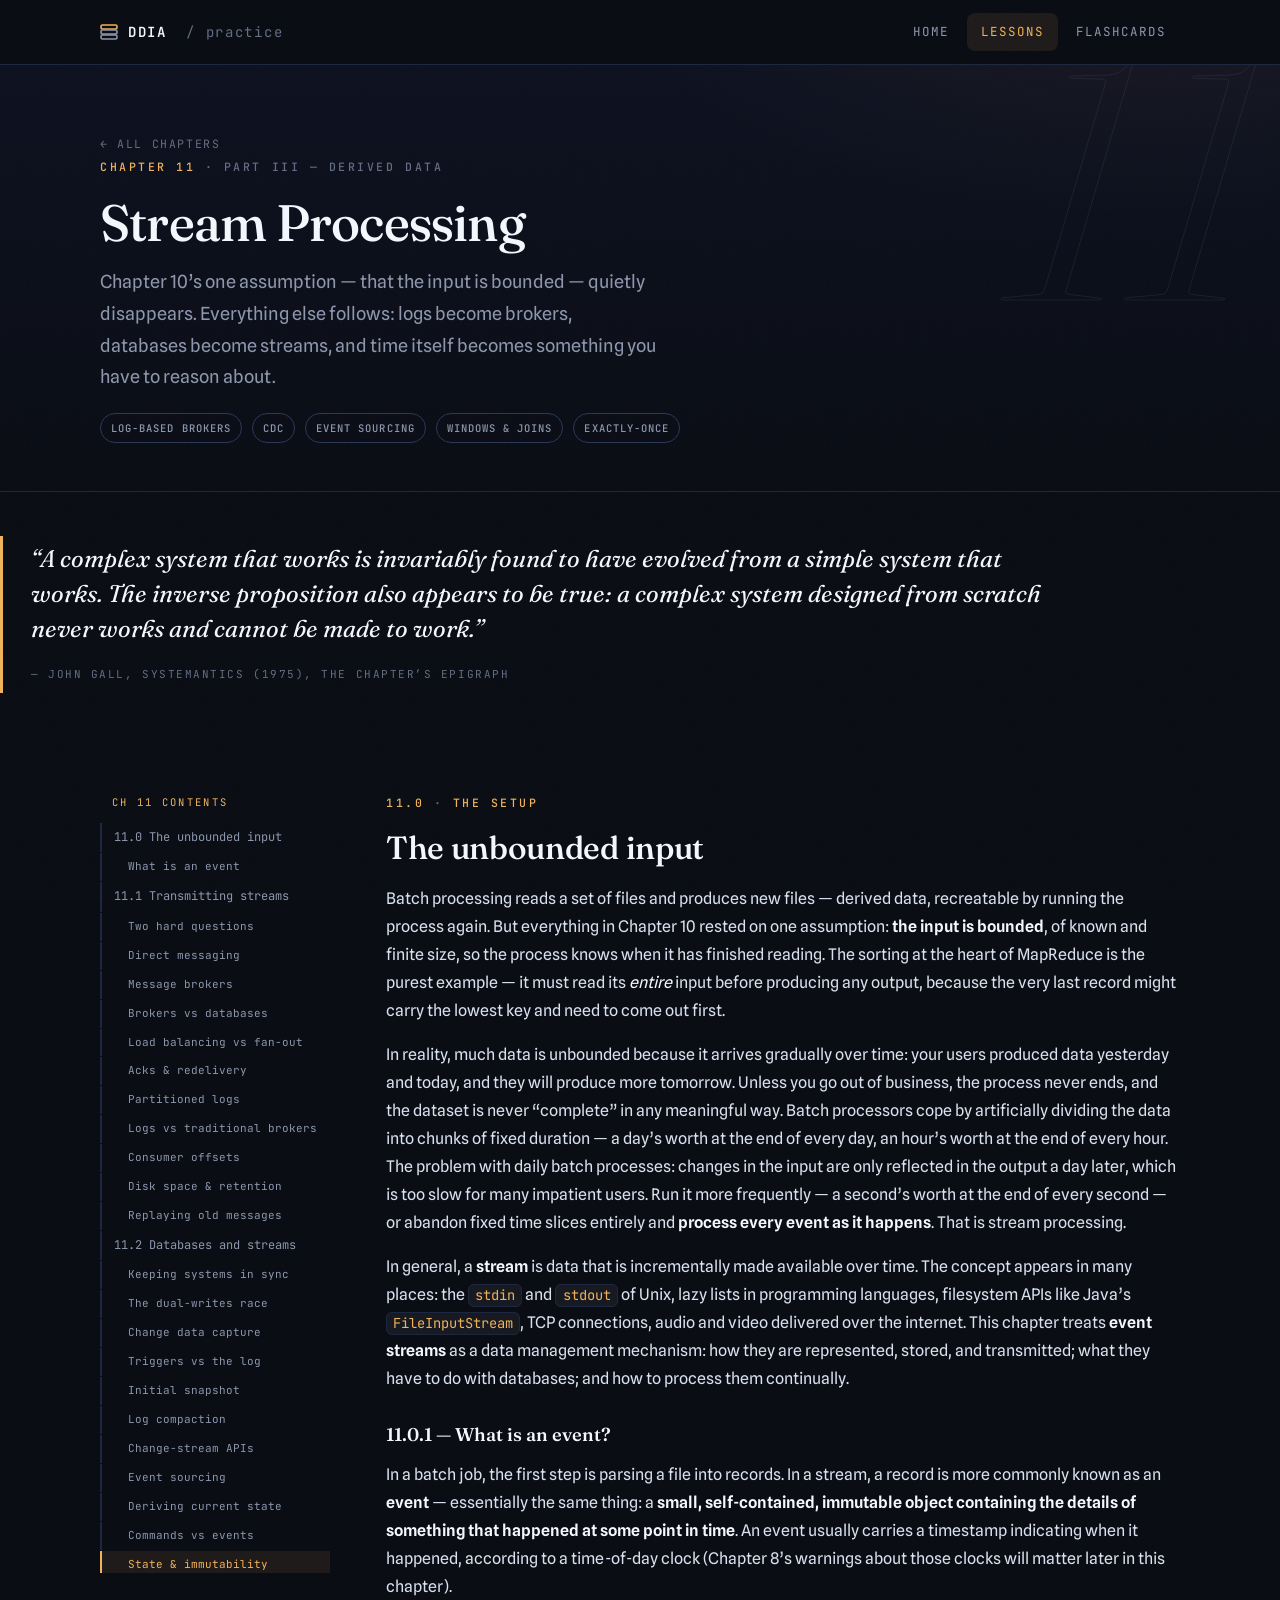
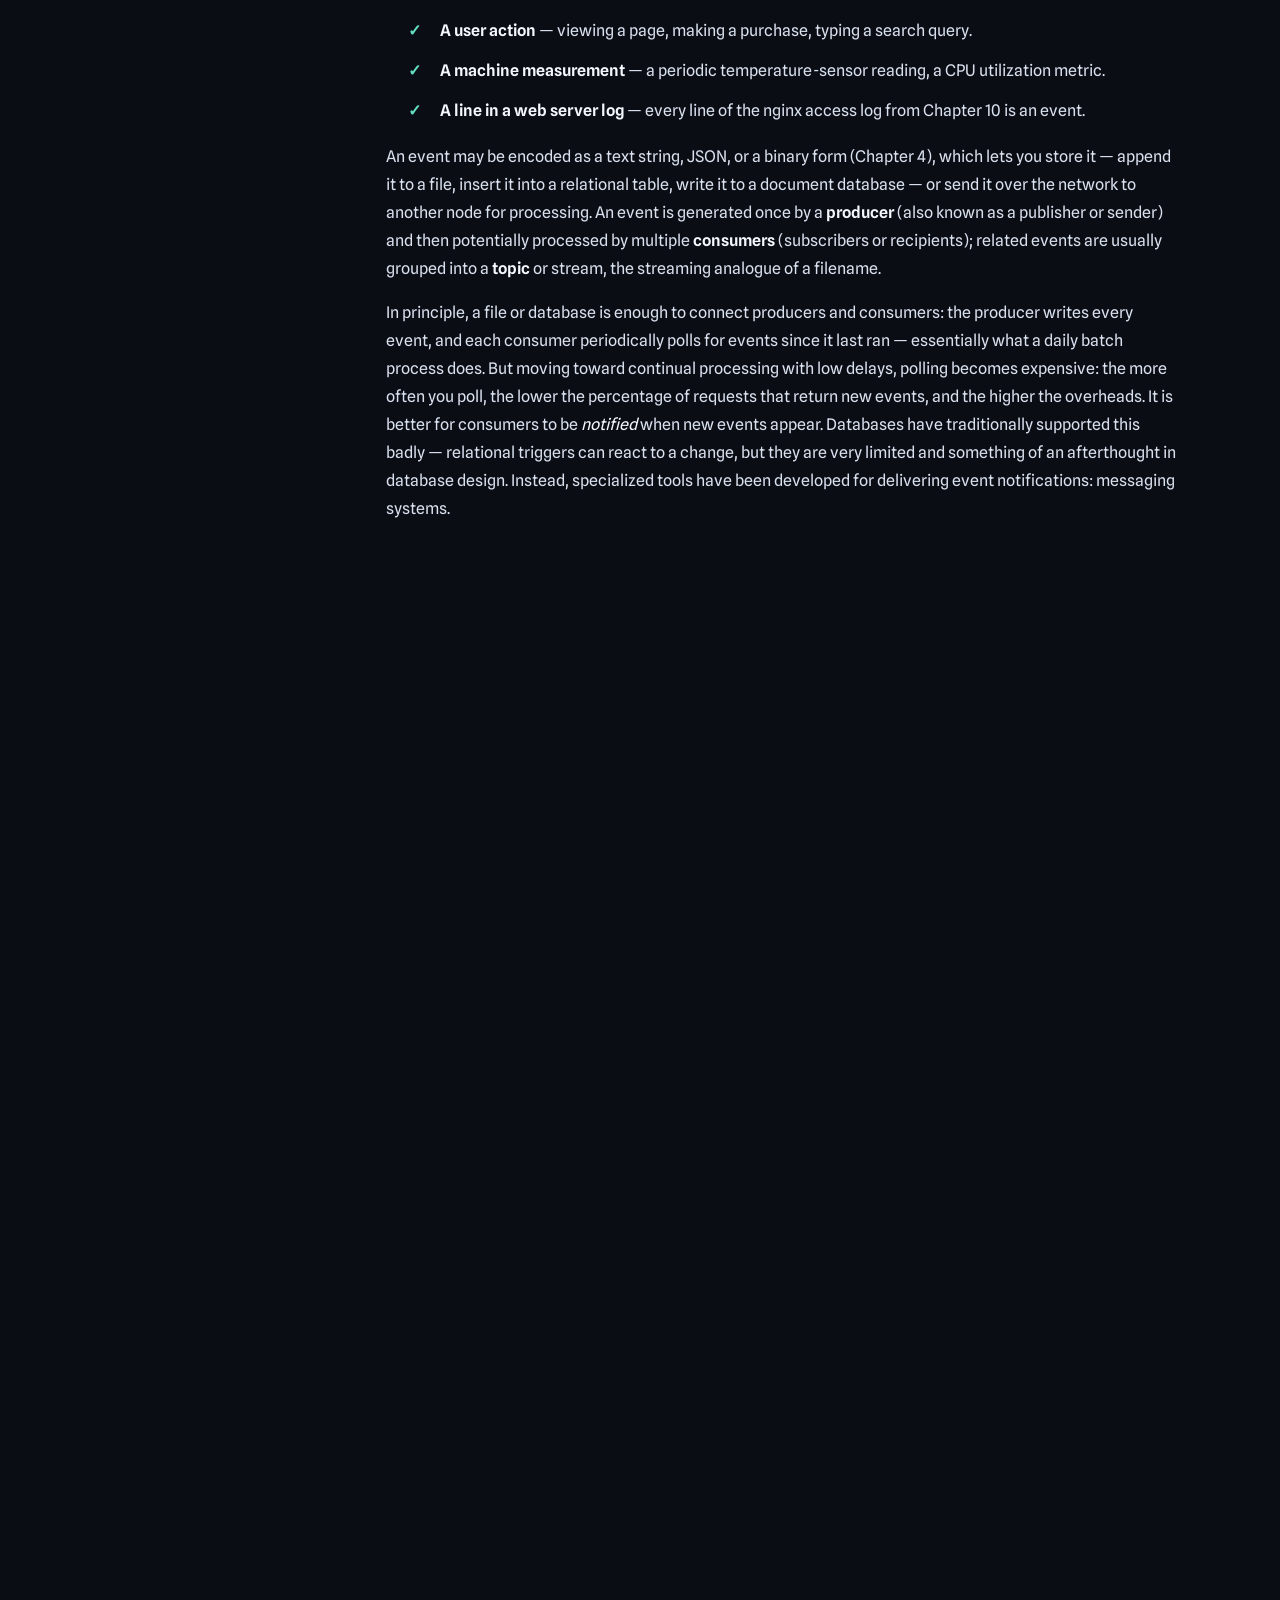
<file: lessons/chapter11.html>
<!doctype html>
<html lang="en">
<head>
  <meta charset="utf-8">
  <meta name="viewport" content="width=device-width, initial-scale=1">
  <title>Chapter 11 · Stream Processing — DDIA Practice</title>
  <meta name="description" content="A comprehensive study guide to Chapter 11 of Designing Data-Intensive Applications: events and messaging systems, message brokers versus databases, load balancing and fan-out, acknowledgments and redelivery, log-based message brokers and partitioned logs, consumer offsets and replay, dual writes and change data capture, event sourcing, commands versus events, immutability and CQRS, complex event processing, stream analytics, event time versus processing time, tumbling hopping sliding and session windows, stream-stream stream-table and table-table joins, microbatching, checkpoints, idempotence and exactly-once semantics.">
  <link rel="icon" href="data:image/svg+xml,%3Csvg xmlns='http://www.w3.org/2000/svg' viewBox='0 0 32 32'%3E%3Crect width='32' height='32' rx='7' fill='%230a0d14'/%3E%3Cpath d='M16 6l9 10-9 10-9-10z' fill='%23f0b35c'/%3E%3C/svg%3E">
  <link rel="preconnect" href="https://fonts.googleapis.com">
  <link rel="preconnect" href="https://fonts.gstatic.com" crossorigin>
  <link href="https://fonts.googleapis.com/css2?family=Fraunces:ital,opsz,wght@0,9..144,300..700;1,9..144,300..700&family=Spline+Sans:wght@300..700&family=JetBrains+Mono:wght@400..600&display=swap" rel="stylesheet">
  
  <script>document.documentElement.classList.add("js")</script>
  <link rel="stylesheet" href="../css/style.css">
</head>
<body data-active="lessons" class="is-lesson">

  <div class="reading-progress" id="readingProgress" aria-hidden="true"></div>

  <header class="nav">
    <div class="container nav-inner">
      <a class="brand" href="../index.html">
        <svg width="18" height="18" viewBox="0 0 18 18" fill="none" aria-hidden="true">
          <rect x="1" y="2" width="16" height="4" rx="1.5" stroke="#f0b35c" stroke-width="1.6"/>
          <rect x="1" y="7" width="16" height="4" rx="1.5" stroke="#8d97ad" stroke-width="1.6"/>
          <rect x="1" y="12" width="16" height="4" rx="1.5" stroke="#8d97ad" stroke-width="1.6"/>
        </svg>
        DDIA&nbsp;<span class="dim">/ practice</span>
      </a>
      <nav class="nav-links" aria-label="Main">
        <a href="../index.html" data-nav="home">Home</a>
        <a href="../index.html#lessons" data-nav="lessons">Lessons</a>
        <a href="../flashcards.html" data-nav="flashcards">Flashcards</a>
      </nav>
    </div>
  </header>

  <main>

    <div class="lesson-hero">
      <span class="lesson-hero-num" aria-hidden="true">11</span>
      <div class="container">
        <a class="crumb" href="../index.html#lessons">← All chapters</a>
        <p class="kicker">Chapter 11 <span class="dim">· Part III — Derived Data</span></p>
        <h1>Stream Processing</h1>
        <p class="lede">Chapter 10’s one assumption — that the input is bounded — quietly disappears. Everything else follows: logs become brokers, databases become streams, and time itself becomes something you have to reason about.</p>
        <div class="lesson-meta">
          <span class="chip">Log-based brokers</span>
          <span class="chip">CDC</span>
          <span class="chip">Event sourcing</span>
          <span class="chip">Windows &amp; joins</span>
          <span class="chip">Exactly-once</span>
        </div>
      </div>
    </div>

    <div class="pullquote container">
      <p>“A complex system that works is invariably found to have evolved from a simple system that works. The inverse proposition also appears to be true: a complex system designed from scratch never works and cannot be made to work.”</p>
      <cite>— John Gall, Systemantics (1975), the chapter’s epigraph</cite>
    </div>

    <div class="chapter-layout container">

      <aside class="toc" aria-label="Chapter contents">
        <p class="toc-title">Ch 11 contents</p>
        <ul>
          <li><a href="#s-intro">11.0 The unbounded input</a></li>
          <li><a href="#s-event" class="sub">What is an event</a></li>
          <li><a href="#s-transmit">11.1 Transmitting streams</a></li>
          <li><a href="#s-messaging" class="sub">Two hard questions</a></li>
          <li><a href="#s-direct" class="sub">Direct messaging</a></li>
          <li><a href="#s-brokers" class="sub">Message brokers</a></li>
          <li><a href="#s-brokervsdb" class="sub">Brokers vs databases</a></li>
          <li><a href="#s-consumers" class="sub">Load balancing vs fan-out</a></li>
          <li><a href="#s-acks" class="sub">Acks &amp; redelivery</a></li>
          <li><a href="#s-partlogs" class="sub">Partitioned logs</a></li>
          <li><a href="#s-logvstrad" class="sub">Logs vs traditional brokers</a></li>
          <li><a href="#s-offsets" class="sub">Consumer offsets</a></li>
          <li><a href="#s-diskspace" class="sub">Disk space &amp; retention</a></li>
          <li><a href="#s-replay" class="sub">Replaying old messages</a></li>
          <li><a href="#s-dbstreams">11.2 Databases and streams</a></li>
          <li><a href="#s-sync" class="sub">Keeping systems in sync</a></li>
          <li><a href="#s-dualwrites" class="sub">The dual-writes race</a></li>
          <li><a href="#s-cdc" class="sub">Change data capture</a></li>
          <li><a href="#s-cdcimpl" class="sub">Triggers vs the log</a></li>
          <li><a href="#s-snapshot" class="sub">Initial snapshot</a></li>
          <li><a href="#s-compaction" class="sub">Log compaction</a></li>
          <li><a href="#s-changestreams" class="sub">Change-stream APIs</a></li>
          <li><a href="#s-eventsourcing" class="sub">Event sourcing</a></li>
          <li><a href="#s-deriving" class="sub">Deriving current state</a></li>
          <li><a href="#s-commands" class="sub">Commands vs events</a></li>
          <li><a href="#s-immutability" class="sub">State &amp; immutability</a></li>
          <li><a href="#s-cqrs" class="sub">Several views / CQRS</a></li>
          <li><a href="#s-concurrency" class="sub">Concurrency control</a></li>
          <li><a href="#s-immlimits" class="sub">Limits of immutability</a></li>
          <li><a href="#s-processing">11.3 Processing streams</a></li>
          <li><a href="#s-uses" class="sub">What streams are for</a></li>
          <li><a href="#s-time" class="sub">Reasoning about time</a></li>
          <li><a href="#s-stragglers" class="sub">Stragglers</a></li>
          <li><a href="#s-clocks" class="sub">Whose clock?</a></li>
          <li><a href="#s-windows" class="sub">Four window types</a></li>
          <li><a href="#s-joins" class="sub">Stream joins</a></li>
          <li><a href="#s-timedep" class="sub">Time-dependence</a></li>
          <li><a href="#s-fault" class="sub">Fault tolerance</a></li>
          <li><a href="#s-idempotence" class="sub">Idempotence &amp; fencing</a></li>
          <li><a href="#s-rebuild" class="sub">Rebuilding state</a></li>
          <li><a href="#s-summary">11.4 Summary &amp; glossary</a></li>
          <li><a href="#quiz-section">Quiz</a></li>
        </ul>
      </aside>

      <div class="lesson-body">

        <!-- ================= 11.0 ================= -->
        <section class="block reveal" id="s-intro">
          <p class="kicker">11.0 <span class="dim">·</span> The setup</p>
          <h2>The unbounded input</h2>
          <p>Batch processing reads a set of files and produces new files — derived data, recreatable by running the process again. But everything in Chapter 10 rested on one assumption: <strong>the input is bounded</strong>, of known and finite size, so the process knows when it has finished reading. The sorting at the heart of MapReduce is the purest example — it must read its <em>entire</em> input before producing any output, because the very last record might carry the lowest key and need to come out first.</p>
          <p>In reality, much data is unbounded because it arrives gradually over time: your users produced data yesterday and today, and they will produce more tomorrow. Unless you go out of business, the process never ends, and the dataset is never “complete” in any meaningful way. Batch processors cope by artificially dividing the data into chunks of fixed duration — a day’s worth at the end of every day, an hour’s worth at the end of every hour. The problem with daily batch processes: changes in the input are only reflected in the output a day later, which is too slow for many impatient users. Run it more frequently — a second’s worth at the end of every second — or abandon fixed time slices entirely and <strong>process every event as it happens</strong>. That is stream processing.</p>
          <p>In general, a <strong>stream</strong> is data that is incrementally made available over time. The concept appears in many places: the <code>stdin</code> and <code>stdout</code> of Unix, lazy lists in programming languages, filesystem APIs like Java’s <code>FileInputStream</code>, TCP connections, audio and video delivered over the internet. This chapter treats <strong>event streams</strong> as a data management mechanism: how they are represented, stored, and transmitted; what they have to do with databases; and how to process them continually.</p>

          <h3 id="s-event">11.0.1 — What is an event?</h3>
          <p>In a batch job, the first step is parsing a file into records. In a stream, a record is more commonly known as an <strong>event</strong> — essentially the same thing: a <strong>small, self-contained, immutable object containing the details of something that happened at some point in time</strong>. An event usually carries a timestamp indicating when it happened, according to a time-of-day clock (Chapter 8’s warnings about those clocks will matter later in this chapter).</p>
          <ul class="checklist">
            <li><strong>A user action</strong> — viewing a page, making a purchase, typing a search query.</li>
            <li><strong>A machine measurement</strong> — a periodic temperature-sensor reading, a CPU utilization metric.</li>
            <li><strong>A line in a web server log</strong> — every line of the nginx access log from Chapter 10 is an event.</li>
          </ul>
          <p>An event may be encoded as a text string, JSON, or a binary form (Chapter 4), which lets you store it — append it to a file, insert it into a relational table, write it to a document database — or send it over the network to another node for processing. An event is generated once by a <strong>producer</strong> (also known as a publisher or sender) and then potentially processed by multiple <strong>consumers</strong> (subscribers or recipients); related events are usually grouped into a <strong>topic</strong> or stream, the streaming analogue of a filename.</p>
          <p>In principle, a file or database is enough to connect producers and consumers: the producer writes every event, and each consumer periodically polls for events since it last ran — essentially what a daily batch process does. But moving toward continual processing with low delays, polling becomes expensive: the more often you poll, the lower the percentage of requests that return new events, and the higher the overheads. It is better for consumers to be <em>notified</em> when new events appear. Databases have traditionally supported this badly — relational triggers can react to a change, but they are very limited and something of an afterthought in database design. Instead, specialized tools have been developed for delivering event notifications: messaging systems.</p>
        </section>

        <!-- ================= 11.1 ================= -->
        <section class="block reveal" id="s-transmit">
          <p class="kicker">11.1 <span class="dim">·</span> Moving events around</p>
          <h2>Transmitting event streams</h2>
          <p>A direct communication channel like a Unix pipe or TCP connection between producer and consumer would be a simple messaging system, but pipes and TCP connect exactly one sender with one recipient. A proper messaging system allows multiple producer nodes to send messages to the same topic, and multiple consumer nodes to receive messages in a topic. Within this publish/subscribe model, systems take a wide range of approaches, and two questions do most of the separating.</p>

          <h3 id="s-messaging">11.1.1 — Two questions for any messaging system</h3>
          <div class="num-grid">
            <div class="num-card"><span class="n">1.</span><div><h4>What if producers send faster than consumers can process?</h4><p>Broadly three options: <strong>drop messages</strong>, <strong>buffer them in a queue</strong>, or apply <strong>backpressure</strong> (also known as flow control — blocking the producer from sending more). Unix pipes and TCP use backpressure: a small fixed-size buffer, and if it fills up, the sender is blocked until the recipient takes data out. If messages are buffered, it matters what happens as the queue grows — does the system crash when it no longer fits in memory, does it write to disk, and how does that disk access affect performance?</p></div></div>
            <div class="num-card"><span class="n">2.</span><div><h4>What if nodes crash or go offline — are messages lost?</h4><p>As with databases, durability may require some combination of writing to disk and replication, which has a cost; if you can afford to sometimes lose messages, you can get higher throughput and lower latency on the same hardware. Whether loss is acceptable depends on the application: for periodically transmitted sensor readings and metrics, an occasional missing data point is perhaps not important, since an updated value arrives shortly anyway (though beware: if a large number of messages are dropped, it may not be apparent that the metrics are wrong). If you are counting events, reliable delivery matters more — every lost message means incorrect counters.</p></div></div>
          </div>
          <p>One thing to envy about Chapter 10’s batch systems: a strong reliability guarantee — failed tasks automatically retried, partial output of failed tasks automatically discarded, and the output the same <em>as if no failures had occurred</em>. That simplifies the programming model enormously, and the second half of this chapter is about providing the same guarantee in a streaming context.</p>

          <h3 id="s-direct">11.1.2 — Direct messaging, without a middleman</h3>
          <p>Some messaging systems use direct network communication between producers and consumers, with no intermediary nodes:</p>
          <ul class="checklist">
            <li><strong>UDP multicast</strong> — widely used in the financial industry for streams such as stock market feeds, where low latency is important. UDP itself is unreliable, but application-level protocols can recover lost packets (the producer must remember the packets it has sent so it can retransmit them on demand).</li>
            <li><strong>Brokerless libraries</strong> — ZeroMQ and nanomsg take a similar approach, implementing publish/subscribe messaging over TCP or IP multicast.</li>
            <li><strong>UDP metrics</strong> — StatsD and Brubeck use unreliable UDP messaging to collect metrics from all machines on a network. In the StatsD protocol, counter metrics are only correct if all messages are received — using UDP makes the metrics at best approximate.</li>
            <li><strong>Webhooks</strong> — if the consumer exposes a service on the network, producers can make a direct HTTP or RPC request to push messages to it: a callback URL of one service is registered with another, which requests that URL whenever an event occurs.</li>
          </ul>
          <p>These work well for what they were designed for, but they generally require the application code to be aware of the possibility of message loss, and the faults they tolerate are limited: even if the protocols detect and retransmit lost packets, they generally assume producers and consumers are constantly online. If a consumer is offline, it misses messages sent while it was unreachable. Some protocols let the producer retry failed deliveries — but that breaks down if the producer crashes, losing the buffer of messages it was supposed to retry.</p>

          <h3 id="s-brokers">11.1.3 — Message brokers</h3>
          <p>The widely used alternative: send messages via a <strong>message broker</strong> (also known as a message queue), essentially a kind of database optimized for handling message streams. It runs as a server, with producers and consumers connecting as clients: producers write messages to the broker, and consumers receive them by reading from the broker. Centralizing the data in the broker makes it easy to tolerate clients that come and go — connect, disconnect, crash — and the durability question moves to the broker: some brokers keep messages only in memory; others (depending on configuration) write them to disk so they survive a broker crash. Faced with slow consumers, they generally allow unbounded queueing rather than dropping messages or applying backpressure.</p>
          <p>A consequence of queueing is that consumers are generally <strong>asynchronous</strong>: when a producer sends a message, it normally waits only for the broker to confirm the message is buffered, not for it to be processed by consumers. Delivery happens at some undetermined future point — often within a fraction of a second, sometimes significantly later if there is a queue backlog. Some message brokers can even participate in two-phase commit protocols using XA or JTA (Chapter 9), which makes them quite similar in nature to databases — but important practical differences remain.</p>

          <h3 id="s-brokervsdb">11.1.4 — Message brokers versus databases</h3>
          <div class="num-grid">
            <div class="num-card"><span class="n">1.</span><div><h4>Deletion policy</h4><p>Databases usually keep data until it is explicitly deleted; most message brokers automatically delete a message when it has been successfully delivered. Such brokers are not suitable for long-term data storage.</p></div></div>
            <div class="num-card"><span class="n">2.</span><div><h4>Working-set assumptions</h4><p>Because they delete messages quickly, most brokers assume their working set is fairly small — the queues are short. If the broker needs to buffer a lot because consumers are slow (perhaps spilling to disk when memory runs out), each message takes longer to process and overall throughput may degrade.</p></div></div>
            <div class="num-card"><span class="n">3.</span><div><h4>Selection mechanism</h4><p>Databases support secondary indexes and various ways of searching for data; brokers support some way of subscribing to a subset of topics matching some pattern. The mechanisms differ, but both are ways for a client to select the portion of the data it wants to know about.</p></div></div>
            <div class="num-card"><span class="n">4.</span><div><h4>Snapshots vs notifications</h4><p>A database query result is based on a point-in-time snapshot — if another client subsequently writes something that changes the result, the first client doesn’t find out unless it repeats the query. Brokers don’t support arbitrary queries, but they do notify clients when data changes — when new messages become available.</p></div></div>
          </div>
          <p>This traditional view of message brokers is encapsulated in standards like <strong>JMS</strong> and <strong>AMQP</strong>, and implemented in software like RabbitMQ, ActiveMQ, HornetQ, Qpid, TIBCO Enterprise Message Service, IBM MQ, Azure Service Bus, and Google Cloud Pub/Sub.</p>

          <h3 id="s-consumers">11.1.5 — Multiple consumers: load balancing and fan-out</h3>
          <p>When multiple consumers read messages in the same topic, two main patterns are used — and they can be combined: two separate groups of consumers each subscribe to a topic, such that each group collectively receives all messages, but within each group only one node receives each message.</p>
          <div class="term-grid">
            <div class="term">
              <h4>Load balancing <span class="tag">divide the work</span></h4>
              <p>Each message is delivered to <strong>one</strong> of the consumers, so the consumers share the work of processing the topic; the broker may assign messages arbitrarily. Useful when messages are expensive to process and you want to add consumers to parallelize. In AMQP you get it by having multiple clients consume from the same queue; in JMS it is called a <em>shared subscription</em>.</p>
            </div>
            <div class="term">
              <h4>Fan-out <span class="tag">deliver to all</span></h4>
              <p>Each message is delivered to <strong>all</strong> consumers, allowing several independent consumers to each “tune in” to the same broadcast without affecting each other — the streaming equivalent of several different batch jobs that read the same input file. JMS provides this via topic subscriptions; AMQP via exchange bindings.</p>
            </div>
          </div>

          <h3 id="s-acks">11.1.6 — Acknowledgments and redelivery</h3>
          <p>Consumers may crash at any time, so a broker might deliver a message that the consumer never processes, or only partially processes before crashing. To ensure the message is not lost, brokers use <strong>acknowledgments</strong>: a client must explicitly tell the broker when it has finished processing a message, so the broker can remove it from the queue. If the connection to a client is closed or times out without an acknowledgment, the broker assumes the message was not processed and delivers it again — to another consumer. (Note that the message might actually have been fully processed with only the ack lost in the network; handling that case properly requires an atomic commit protocol — Chapter 9 again.)</p>
          <p>Combined with load balancing, redelivery has an interesting effect on <strong>ordering</strong>. Suppose consumer 2 crashes while processing message m3, at the same time as consumer 1 is processing m4. The unacknowledged m3 is redelivered to consumer 1 — which now processes the order m4, m3, m5. Even if the broker otherwise preserves message order (as both the JMS and AMQP standards require), the combination of load balancing with redelivery <em>inevitably</em> reorders messages. To avoid it, use a separate queue per consumer — i.e., don’t use load balancing. Reordering is harmless when messages are completely independent, but it matters greatly when there are causal dependencies between messages, as we shall see.</p>

          <h3 id="s-partlogs">11.1.7 — Partitioned logs: the durable hybrid</h3>
          <p>Sending a packet over a network is normally a transient operation that leaves no permanent trace. Message brokers inherit that mindset: even those that durably write messages to disk quickly delete them again after delivery. Databases and filesystems take the opposite approach: everything written is expected to be permanently recorded, at least until someone explicitly deletes it. The mindset difference matters for derived data. A key feature of batch processes is that you can run them repeatedly, experimenting, without risk of damaging the read-only input. That is impossible with AMQP/JMS-style messaging: receiving a message is <strong>destructive</strong> if the acknowledgment deletes it from the broker — you cannot run the same consumer twice and get the same result. Add a new consumer to such a system and it typically only sees messages sent after it registered; all prior messages are gone. Why not have a hybrid — the durable storage of databases combined with the low-latency notification of messaging? That is the idea behind <strong>log-based message brokers</strong>.</p>
          <p>A log is an append-only sequence of records on disk — Chapter 3’s storage engines and Chapter 5’s replication both ran on one. It makes a natural broker: a <strong>producer sends a message by appending it to the end of the log</strong>, and a <strong>consumer receives messages by reading the log sequentially</strong>, waiting at the end for notification of a new append. The Unix tool <code>tail -f</code>, which watches a file for appended data, essentially works like this. To scale beyond a single disk’s throughput, the log can be <strong>partitioned</strong> (in Chapter 6’s sense): partitions hosted on different machines, each a separate log that can be read and written independently, and a <strong>topic</strong> defined as a group of partitions that all carry messages of the same type. Within each partition the broker assigns a monotonically increasing sequence number, or <strong>offset</strong>, to every message. Offsets make sense because a partition is append-only, so messages within a partition are <strong>totally ordered</strong> — but there is no ordering guarantee across different partitions.</p>

          <div class="figure">
            <p class="fig-head">Figure 11-3 (recreated) · A partitioned log with consumer groups and offsets</p>
            <svg viewBox="0 0 780 460" role="img" aria-label="A topic split into three partitions, each an append-only log of numbered offset boxes; consumer group A load-balances by taking one partition per node, while consumer group B independently fans out over the same log — reading is non-destructive, so both groups see everything" style="width:100%;height:auto;display:block">
              <defs>
                <marker id="arr11a" viewBox="0 0 10 10" refX="9" refY="5" markerWidth="7" markerHeight="7" orient="auto-start-reverse">
                  <path d="M0,0 L10,5 L0,10 z" fill="#63dfc2"/>
                </marker>
                <marker id="arr11b" viewBox="0 0 10 10" refX="9" refY="5" markerWidth="7" markerHeight="7" orient="auto-start-reverse">
                  <path d="M0,0 L10,5 L0,10 z" fill="#f0b35c"/>
                </marker>
              </defs>
              <g font-family="monospace" font-size="10">
                <text x="390" y="34" text-anchor="middle" fill="#8d97ad">TOPIC — three partitions, each an append-only log with monotonically increasing offsets</text>
                <rect x="30" y="52" width="720" height="24" rx="6" fill="rgba(240,179,92,0.06)" stroke="#f0b35c" stroke-dasharray="4 3"/>
                <text x="390" y="68" text-anchor="middle" fill="#f0b35c" font-size="9.5">producers append — the log only ever grows at the tail</text>
                <rect x="30" y="100" width="220" height="96" rx="10" fill="#151c30" stroke="#2b3859" stroke-width="1.4"/>
                <text x="140" y="118" text-anchor="middle" fill="#d9e0ee">PARTITION 0</text>
                <rect x="46" y="132" width="26" height="22" rx="4" fill="#1a2133" stroke="#2b3859"/>
                <text x="59" y="147" text-anchor="middle" fill="#8d97ad" font-size="9">0</text>
                <rect x="76" y="132" width="26" height="22" rx="4" fill="#1a2133" stroke="#2b3859"/>
                <text x="89" y="147" text-anchor="middle" fill="#8d97ad" font-size="9">1</text>
                <rect x="106" y="132" width="26" height="22" rx="4" fill="#1a2133" stroke="#2b3859"/>
                <text x="119" y="147" text-anchor="middle" fill="#8d97ad" font-size="9">2</text>
                <rect x="136" y="132" width="26" height="22" rx="4" fill="#1a2133" stroke="#2b3859"/>
                <text x="149" y="147" text-anchor="middle" fill="#8d97ad" font-size="9">3</text>
                <rect x="166" y="132" width="26" height="22" rx="4" fill="#1a2133" stroke="#2b3859"/>
                <text x="179" y="147" text-anchor="middle" fill="#8d97ad" font-size="9">4</text>
                <rect x="196" y="132" width="26" height="22" rx="4" fill="rgba(99,223,194,0.1)" stroke="#63dfc2" stroke-dasharray="3 2"/>
                <text x="209" y="147" text-anchor="middle" fill="#63dfc2" font-size="9">5</text>
                <text x="140" y="178" text-anchor="middle" fill="#636d83" font-size="8.5">total order within the partition ·</text>
                <text x="140" y="190" text-anchor="middle" fill="#636d83" font-size="8.5">consumer offset = position in this row</text>
                <rect x="280" y="100" width="220" height="96" rx="10" fill="#151c30" stroke="#2b3859" stroke-width="1.4"/>
                <text x="390" y="118" text-anchor="middle" fill="#d9e0ee">PARTITION 1</text>
                <rect x="296" y="132" width="26" height="22" rx="4" fill="#1a2133" stroke="#2b3859"/>
                <text x="309" y="147" text-anchor="middle" fill="#8d97ad" font-size="9">0</text>
                <rect x="326" y="132" width="26" height="22" rx="4" fill="#1a2133" stroke="#2b3859"/>
                <text x="339" y="147" text-anchor="middle" fill="#8d97ad" font-size="9">1</text>
                <rect x="356" y="132" width="26" height="22" rx="4" fill="#1a2133" stroke="#2b3859"/>
                <text x="369" y="147" text-anchor="middle" fill="#8d97ad" font-size="9">2</text>
                <rect x="386" y="132" width="26" height="22" rx="4" fill="#1a2133" stroke="#2b3859"/>
                <text x="399" y="147" text-anchor="middle" fill="#8d97ad" font-size="9">3</text>
                <rect x="416" y="132" width="26" height="22" rx="4" fill="rgba(99,223,194,0.1)" stroke="#63dfc2" stroke-dasharray="3 2"/>
                <text x="429" y="147" text-anchor="middle" fill="#63dfc2" font-size="9">4</text>
                <rect x="446" y="132" width="26" height="22" rx="4" fill="rgba(99,223,194,0.1)" stroke="#63dfc2" stroke-dasharray="3 2"/>
                <text x="459" y="147" text-anchor="middle" fill="#63dfc2" font-size="9">5</text>
                <text x="390" y="178" text-anchor="middle" fill="#636d83" font-size="8.5">each partition on its own machine —</text>
                <text x="390" y="190" text-anchor="middle" fill="#636d83" font-size="8.5">independent read/write = horizontal scaling</text>
                <rect x="530" y="100" width="220" height="96" rx="10" fill="#151c30" stroke="#2b3859" stroke-width="1.4"/>
                <text x="640" y="118" text-anchor="middle" fill="#d9e0ee">PARTITION 2</text>
                <rect x="546" y="132" width="26" height="22" rx="4" fill="#1a2133" stroke="#2b3859"/>
                <text x="559" y="147" text-anchor="middle" fill="#8d97ad" font-size="9">0</text>
                <rect x="576" y="132" width="26" height="22" rx="4" fill="#1a2133" stroke="#2b3859"/>
                <text x="589" y="147" text-anchor="middle" fill="#8d97ad" font-size="9">1</text>
                <rect x="606" y="132" width="26" height="22" rx="4" fill="#1a2133" stroke="#2b3859"/>
                <text x="619" y="147" text-anchor="middle" fill="#8d97ad" font-size="9">2</text>
                <rect x="636" y="132" width="26" height="22" rx="4" fill="#1a2133" stroke="#2b3859"/>
                <text x="649" y="147" text-anchor="middle" fill="#8d97ad" font-size="9">3</text>
                <rect x="666" y="132" width="26" height="22" rx="4" fill="#1a2133" stroke="#2b3859"/>
                <text x="679" y="147" text-anchor="middle" fill="#8d97ad" font-size="9">4</text>
                <rect x="696" y="132" width="26" height="22" rx="4" fill="rgba(99,223,194,0.1)" stroke="#63dfc2" stroke-dasharray="3 2"/>
                <text x="709" y="147" text-anchor="middle" fill="#63dfc2" font-size="9">5</text>
                <text x="640" y="178" text-anchor="middle" fill="#636d83" font-size="8.5">no ordering guarantee</text>
                <text x="640" y="190" text-anchor="middle" fill="#636d83" font-size="8.5">across partitions</text>
                <rect x="60" y="240" width="200" height="70" rx="10" fill="rgba(240,179,92,0.07)" stroke="#f0b35c" stroke-width="1.3"/>
                <text x="160" y="260" text-anchor="middle" fill="#f0b35c">CONSUMER GROUP A</text>
                <text x="160" y="276" text-anchor="middle" fill="#8d97ad" font-size="9">A1 ← partition 0 · A2 ← p1 · A3 ← p2</text>
                <text x="160" y="292" text-anchor="middle" fill="#636d83" font-size="8.5">load balancing: # nodes ≤ # partitions</text>
                <line x1="140" y1="196" x2="140" y2="238" stroke="#f0b35c" stroke-width="1.4" marker-end="url(#arr11b)"/>
                <line x1="390" y1="196" x2="240" y2="250" stroke="#f0b35c" stroke-width="1.4" marker-end="url(#arr11b)"/>
                <line x1="640" y1="196" x2="264" y2="264" stroke="#f0b35c" stroke-width="1.4" marker-end="url(#arr11b)"/>
                <rect x="500" y="240" width="220" height="70" rx="10" fill="rgba(99,223,194,0.07)" stroke="#63dfc2" stroke-width="1.3"/>
                <text x="610" y="260" text-anchor="middle" fill="#63dfc2">CONSUMER GROUP B</text>
                <text x="610" y="276" text-anchor="middle" fill="#8d97ad" font-size="9">B1 reads ALL partitions — a second full stream</text>
                <text x="610" y="292" text-anchor="middle" fill="#636d83" font-size="8.5">fan-out: reading is non-destructive</text>
                <line x1="190" y1="196" x2="530" y2="246" stroke="#63dfc2" stroke-width="1.2" stroke-dasharray="4 3" marker-end="url(#arr11a)"/>
                <line x1="420" y1="196" x2="584" y2="246" stroke="#63dfc2" stroke-width="1.2" stroke-dasharray="4 3" marker-end="url(#arr11a)"/>
                <line x1="640" y1="196" x2="648" y2="238" stroke="#63dfc2" stroke-width="1.2" stroke-dasharray="4 3" marker-end="url(#arr11a)"/>
                <rect x="60" y="360" width="660" height="70" rx="10" fill="#151c30" stroke="#2b3859"/>
                <text x="390" y="382" text-anchor="middle" fill="#8d97ad">the broker does NOT track per-message acknowledgments —</text>
                <text x="390" y="398" text-anchor="middle" fill="#d9e0ee">it only periodically records each consumer’s OFFSET (dashed cells above)</text>
                <text x="390" y="416" text-anchor="middle" fill="#636d83" font-size="9">all offsets &lt; current = processed · all greater = unseen · crash → resume at last recorded offset</text>
                <text x="390" y="448" text-anchor="middle" fill="#636d83" font-size="9.5">Apache Kafka, Amazon Kinesis Streams, Twitter’s DistributedLog — millions of messages/second via partitioning, fault-tolerant via replication</text>
              </g>
            </svg>
            <p class="fig-caption">The whole log-based model in one picture. Reading a message does <strong>not</strong> delete it, so fan-out is trivial — any number of independent consumer groups — and load balancing is coarse-grained: entire partitions are assigned to nodes in a consumer group. The offset mechanism is the same idea as the log sequence number in single-leader replication: the broker behaves like a leader database, the consumer like a follower reconnecting after a disconnection and resuming without skipping writes. Kafka, Amazon Kinesis Streams, and Twitter’s DistributedLog work this way; Google Cloud Pub/Sub is architecturally similar but exposes a JMS-style API rather than a log abstraction. Even though these brokers write all messages to disk, they achieve <strong>throughput of millions of messages per second</strong> by partitioning across machines, and fault tolerance by replicating messages.</p>
          </div>

          <h3 id="s-logvstrad">11.1.8 — Log-based brokers versus traditional messaging</h3>
          <p>The log-based approach trivially supports fan-out, because several consumers can independently read the log without affecting each other — reading doesn’t delete. For load balancing, rather than assigning individual messages to consumer clients, the broker assigns <strong>entire partitions to nodes in the consumer group</strong>, and each node then consumes all messages in its partitions sequentially, in a straightforward single-threaded manner. That coarse-grained balancing has two downsides:</p>
          <div class="num-grid">
            <div class="num-card"><span class="n">1.</span><div><h4>Parallelism ceiling</h4><p>The number of nodes sharing the work of consuming a topic can be at most the number of log partitions in that topic, because messages within the same partition are delivered to the same node. (You can split a partition’s work between two consumers by even/odd offsets, or spread processing over a thread pool — but both complicate offset management; more partitions is the usual answer.)</p></div></div>
            <div class="num-card"><span class="n">2.</span><div><h4>Head-of-line blocking</h4><p>A single message that is slow to process holds up the processing of all subsequent messages in that partition — head-of-line blocking, Chapter 1’s acquaintance, in queue clothing.</p></div></div>
          </div>
          <p>So the fit is clear: when messages may be expensive to process, you want to parallelize <em>message by message</em>, and ordering is not so important — the <strong>JMS/AMQP style is preferable</strong>. When message throughput is high, each message is fast to process, and message ordering matters — the <strong>log-based approach works very well</strong>.</p>

          <h3 id="s-offsets">11.1.9 — Consumer offsets</h3>
          <p>Consuming a partition sequentially makes it easy to tell what has been processed: all messages with an offset less than a consumer’s current offset are done; all greater offsets are unseen. The broker therefore doesn’t need to track acknowledgments per message — it only periodically records consumer offsets. The reduced bookkeeping and the opportunities for batching and pipelining help log-based systems reach high throughput. The offset is the close cousin of the <strong>log sequence number</strong> in single-leader database replication: there, it lets a follower reconnect after a disconnection and resume replication without skipping writes — exactly the same principle here. If a consumer node fails, another node in the consumer group takes over its partitions and starts from the last recorded offset. If the failed consumer had processed messages past its recorded offset, <strong>those messages will be processed a second time</strong> on restart. Hold that thought — it becomes the exactly-once problem at the end of this chapter.</p>

          <h3 id="s-diskspace">11.1.10 — Disk space: the log as a big ring buffer</h3>
          <p>If you only ever append, you eventually run out of disk. The log is divided into <strong>segments</strong>, and from time to time old segments are deleted or moved to archive storage. A consumer that falls so far behind that its offset points into a deleted segment will miss those messages — effectively the log implements a bounded-size buffer that discards old messages when full, also known as a <strong>circular buffer or ring buffer</strong>. But since the buffer is on disk, it can be quite large:</p>
          <div class="stat-grid">
            <div class="stat">
              <span class="stat-value">11 hrs</span>
              <span class="stat-label">Of buffering on one typical drive</span>
              <span class="stat-note">a 6 TB hard drive writing at 150 MB/s takes ~11 hours to fill — and the ratio stays the same even across many drives and machines</span>
            </div>
            <div class="stat">
              <span class="stat-value teal">days–weeks</span>
              <span class="stat-label">Practical retention</span>
              <span class="stat-note">deployments rarely use full disk write bandwidth, so the log typically keeps several days’ or even weeks’ worth of messages</span>
            </div>
            <div class="stat">
              <span class="stat-value">constant</span>
              <span class="stat-label">Throughput regardless of retention</span>
              <span class="stat-note">every message is written to disk anyway — unlike memory-first brokers that are fast with short queues and slow down badly when they start spilling to disk</span>
            </div>
          </div>
          <p>Return to the original three choices — drop, buffer, or backpressure: the log-based approach is <strong>buffering with a large but fixed-size buffer</strong>, limited by disk space. A consumer that falls behind past what is retained effectively has old messages dropped — but <em>only that consumer is affected</em>; it does not disrupt the service for other consumers. That is a big operational advantage: you can monitor how far a consumer lags the head of the log and alert, and because the buffer is large, a human operator has time to fix a slow consumer before it starts missing messages. You can even experimentally consume a production log for development, testing, or debugging without much worry about disrupting production — and when a consumer shuts down, the only thing left behind is its offset. Traditional brokers are the opposite: you must carefully delete queues whose consumers have been shut down, or they keep accumulating messages and take memory away from active consumers.</p>

          <h3 id="s-replay">11.1.11 — Replaying old messages</h3>
          <p>With AMQP/JMS-style brokers, processing and acknowledging messages is destructive — it causes them to be deleted. In a log-based broker, consuming messages is more like reading from a file: a <strong>read-only operation that does not change the log</strong>. The only side effect is the consumer offset moving forward — and the offset is under the consumer’s control, so it can be manipulated: start a copy of a consumer with yesterday’s offsets and write the output to a different location, and you have reprocessed the last day’s worth of messages. Repeat any number of times, varying the processing code.</p>
          <div class="callout note">
            <p class="callout-title">Why replay matters</p>
            <p>This is what makes log-based messaging the streaming sibling of Chapter 10’s batch processes: derived data clearly separated from input data through a <strong>repeatable transformation process</strong>. It allows more experimentation, easier recovery from errors and bugs, and it is a good tool for integrating dataflows within an organization. It is also the foundation Chapter 12 builds its entire finale on.</p>
          </div>
        </section>
        <!-- ================= 11.2 ================= -->
        <section class="block reveal" id="s-dbstreams">
          <p class="kicker">11.2 <span class="dim">·</span> The database, turned outward</p>
          <h2>Databases and streams</h2>
          <p>We compared brokers and databases and found them less unlike than tradition claims — log-based brokers already took ideas from databases and applied them to messaging. Now go in reverse: take ideas from messaging and streams, and apply them to databases. The bridge is an observation easy to miss: an event is a record of something that happened at some point in time — a user action, a sensor reading, <em>or a write to a database</em>. A write is an event that can be captured, stored, and processed, so the connection between databases and streams runs deeper than the physical storage of logs on disk. A replication log <em>is</em> a stream of database write events, produced by the leader as it processes transactions; followers apply that stream and end up with an accurate copy of the same data. Even the state machine replication principle from Chapter 9 is just another case of event streams: if every event represents a write, and every replica processes the same events in the same order (deterministically), the replicas end up in the same final state.</p>

          <h3 id="s-sync">11.2.1 — Keeping systems in sync</h3>
          <p>There is no single system that can satisfy all data storage, querying, and processing needs, so most nontrivial applications combine several technologies: an OLTP database to serve user requests, a cache to speed up common requests, a full-text index to handle search queries, a data warehouse for analytics. Each holds its own copy of the data in its own representation, optimized for its own purposes — so the copies must be kept in sync. With data warehouses this is usually ETL — a full copy, transformed, bulk-loaded: a batch process. If periodic full database dumps are too slow, the alternative people reach for is <strong>dual writes</strong>: the application code explicitly writes to each system when data changes — first the database, then the search index, then the cache invalidation (or even concurrently). Dual writes have serious problems, and the first is a race condition.</p>

          <h3 id="s-dualwrites">11.2.2 — The dual-writes race</h3>
          <p>Two clients concurrently update item X: client 1 wants to set the value to A, client 2 to B. Both write to the database first, then to the search index. With unlucky timing the requests interleave: the database first sees client 1’s write (A), then client 2’s (B) — final database value <strong>B</strong>. The search index first sees client 2’s write, then client 1’s — final index value <strong>A</strong>. The two systems are now <strong>permanently inconsistent with each other, even though no error occurred</strong>.</p>

          <div class="figure">
            <p class="fig-head">Figure 11-4 (recreated) · The dual-writes race, on a timeline</p>
            <svg viewBox="0 0 780 330" role="img" aria-label="Two clients each write value A and value B to the database and the search index; the interleaving differs between the two systems, so the database ends with B while the index ends with A — permanent inconsistency with no error anywhere" style="width:100%;height:auto;display:block">
              <defs>
                <marker id="arr11c" viewBox="0 0 10 10" refX="9" refY="5" markerWidth="7" markerHeight="7" orient="auto-start-reverse">
                  <path d="M0,0 L10,5 L0,10 z" fill="#f0b35c"/>
                </marker>
                <marker id="arr11d" viewBox="0 0 10 10" refX="9" refY="5" markerWidth="7" markerHeight="7" orient="auto-start-reverse">
                  <path d="M0,0 L10,5 L0,10 z" fill="#ef8080"/>
                </marker>
              </defs>
              <g font-family="monospace" font-size="10">
                <text x="30" y="30" fill="#8d97ad">time →</text>
                <line x1="30" y1="44" x2="750" y2="44" stroke="#2b3859" stroke-width="1.2" marker-end="url(#arr11c)"/>
                <rect x="30" y="66" width="130" height="30" rx="8" fill="#1a2133" stroke="#f0b35c" stroke-width="1.3"/>
                <text x="95" y="85" text-anchor="middle" fill="#f0b35c" font-size="9.5">client 1: X := A</text>
                <rect x="620" y="66" width="130" height="30" rx="8" fill="#1a2133" stroke="#8d97ad" stroke-width="1.3"/>
                <text x="685" y="85" text-anchor="middle" fill="#d9e0ee" font-size="9.5">client 2: X := B</text>
                <rect x="30" y="140" width="340" height="56" rx="10" fill="#151c30" stroke="#2b3859" stroke-width="1.4"/>
                <text x="200" y="160" text-anchor="middle" fill="#d9e0ee">DATABASE</text>
                <text x="200" y="178" text-anchor="middle" fill="#636d83" font-size="9">each system decides its own write order…</text>
                <rect x="130" y="132" width="86" height="26" rx="6" fill="rgba(240,179,92,0.1)" stroke="#f0b35c"/>
                <text x="173" y="149" text-anchor="middle" fill="#f0b35c" font-size="9">write A · t1</text>
                <rect x="230" y="132" width="86" height="26" rx="6" fill="rgba(141,151,173,0.12)" stroke="#8d97ad"/>
                <text x="273" y="149" text-anchor="middle" fill="#d9e0ee" font-size="9">write B · t2</text>
                <text x="392" y="172" fill="#ef8080" font-size="10">final: B</text>
                <line x1="150" y1="96" x2="180" y2="130" stroke="#f0b35c" stroke-width="1.3" marker-end="url(#arr11c)"/>
                <line x1="650" y1="96" x2="280" y2="130" stroke="#8d97ad" stroke-width="1.3" marker-end="url(#arr11c)"/>
                <rect x="410" y="140" width="340" height="56" rx="10" fill="#151c30" stroke="#2b3859" stroke-width="1.4"/>
                <text x="580" y="160" text-anchor="middle" fill="#d9e0ee">SEARCH INDEX</text>
                <text x="580" y="178" text-anchor="middle" fill="#636d83" font-size="9">…and the two orders disagree</text>
                <rect x="500" y="132" width="86" height="26" rx="6" fill="rgba(141,151,173,0.12)" stroke="#8d97ad"/>
                <text x="543" y="149" text-anchor="middle" fill="#d9e0ee" font-size="9">write B · t3</text>
                <rect x="600" y="132" width="86" height="26" rx="6" fill="rgba(240,179,92,0.1)" stroke="#f0b35c"/>
                <text x="643" y="149" text-anchor="middle" fill="#f0b35c" font-size="9">write A · t4</text>
                <line x1="690" y1="96" x2="660" y2="130" stroke="#f0b35c" stroke-width="1.3" marker-end="url(#arr11c)"/>
                <line x1="140" y1="96" x2="530" y2="130" stroke="#8d97ad" stroke-width="1.3" marker-end="url(#arr11c)"/>
                <line x1="580" y1="196" x2="580" y2="230" stroke="#ef8080" stroke-width="1.4" marker-end="url(#arr11d)"/>
                <line x1="200" y1="196" x2="200" y2="230" stroke="#ef8080" stroke-width="1.4" marker-end="url(#arr11d)"/>
                <rect x="120" y="232" width="540" height="50" rx="10" fill="rgba(239,128,128,0.07)" stroke="#ef8080" stroke-dasharray="5 4"/>
                <text x="390" y="252" text-anchor="middle" fill="#ef8080">DATABASE SAYS X = B · INDEX SAYS X = A — permanent inconsistency</text>
                <text x="390" y="270" text-anchor="middle" fill="#8d97ad" font-size="9">no error occurred · without version-vector-style detection, one value silently overwrites the other</text>
                <text x="390" y="308" text-anchor="middle" fill="#636d83" font-size="9.5">second problem, separate from the race: one write may fail while the other succeeds — making both-or-neither is the atomic commit problem, expensive to solve</text>
              </g>
            </svg>
            <p class="fig-caption">The root cause: <strong>there is no single leader</strong>. The database may have a leader and the index may have a leader, but neither follows the other — so conflicts occur, exactly like multi-leader replication in Chapter 5, just one level up. And unless you have an additional concurrency-detection mechanism like the version vectors of Chapter 5, you will not even notice the concurrent writes: one value simply, silently overwrites the other. The situation would be better if there really were only one leader — the database — and if the search index could be made a <em>follower</em> of the database. That is precisely what change data capture arranges.</p>
          </div>

          <h3 id="s-cdc">11.2.3 — Change data capture</h3>
          <p>The problem with most databases’ replication logs is that they have long been considered an internal implementation detail, not a public API — clients are supposed to query through the data model and query language, not parse replication logs. For decades many databases had no documented way of getting the log of changes written to them, making it hard to replicate changes to a different storage technology. Hence the growing interest in <strong>change data capture (CDC)</strong>: the process of observing all data changes written to a database and extracting them in a form in which they can be replicated to other systems. CDC is especially interesting when changes are made available as a stream, immediately as they are written.</p>
          <p>Capture the changes and continually apply them — in the same order — to a search index, and the index’s data will match the database’s. The search index and any other derived data systems are just <strong>consumers of the change stream</strong>: the data in the index and the warehouse is another view onto the data in the system of record. Essentially, CDC makes one database the <strong>leader</strong> (the one changes are captured from) and turns the others into <strong>followers</strong> — the fix the dual-writes race wanted. A log-based message broker is well suited to transporting the change events, because it preserves message ordering, avoiding the redelivery-reordering issue.</p>

          <h3 id="s-cdcimpl">11.2.4 — Implementing CDC: triggers or the replication log?</h3>
          <div class="term-grid">
            <div class="term">
              <h4>Triggers <span class="tag">flexible, fragile</span></h4>
              <p>Register triggers that observe all changes to data tables and add corresponding entries to a changelog table (trigger-based replication, Chapter 5). You decide exactly what gets logged. But triggers tend to be fragile, and they have significant performance overheads.</p>
            </div>
            <div class="term">
              <h4>Replication log <span class="tag">robust, low-level</span></h4>
              <p>Parse the database’s own replication log. More robust, and the order of writes extracted from the database matches the order in which they were actually written — which is precisely what kills the dual-writes race. The challenges are mechanical: handling schema changes, for instance. And the application writing to the database does not need to be aware that CDC is occurring.</p>
            </div>
          </div>
          <p>Real deployments, at large scale: LinkedIn’s <strong>Databus</strong>, Facebook’s <strong>Wormhole</strong>, Yahoo!’s <strong>Sherpa</strong>. Tooling by database: <strong>Bottled Water</strong> implements CDC for PostgreSQL using an API that decodes the write-ahead log; <strong>Maxwell</strong> and <strong>Debezium</strong> do something similar for MySQL by parsing the binlog; <strong>Mongoriver</strong> reads the MongoDB oplog; <strong>GoldenGate</strong> provides similar facilities for Oracle. Like message brokers, CDC is usually <strong>asynchronous</strong>: the system of record does not wait for the change to be applied to consumers before committing. Operationally nice — adding a slow consumer does not affect the source database too much — but it means all the issues of replication lag from Chapter 5 apply to your derived systems.</p>

          <h3 id="s-snapshot">11.2.5 — The initial snapshot</h3>
          <p>If you had the log of all changes ever made, you could reconstruct the entire state by replaying it. But keeping all changes forever takes too much disk space and replaying takes too long, so the log needs to be truncated — and building a new full-text index, for example, requires a full copy of the entire database: a log of recent changes alone would miss items that were not recently updated. Without the entire history, you need to start from a <strong>consistent snapshot</strong>, the same problem as setting up a new follower in Chapter 5. The snapshot must correspond to a <strong>known position or offset in the change log</strong>, so you know exactly where to start applying changes after processing it. Some CDC tools integrate this snapshot facility; others leave it as a manual operation.</p>

          <h3 id="s-compaction">11.2.6 — Log compaction</h3>
          <p>If you can only keep limited log history, you need the snapshot process every time you add a new derived data system. <strong>Log compaction</strong> is the better alternative. We met it in Chapter 3’s hash indexes: the storage engine periodically looks for log records with the same key, throws away duplicates, and keeps only the most recent value. An update with a special null value — a <strong>tombstone</strong> — indicates a key was deleted and causes it to be removed during compaction. As long as a key is not overwritten or deleted, it stays in the log forever, and the disk space of the compacted log depends only on the <strong>current contents of the database</strong>, not the number of writes that have ever occurred.</p>
          <p>Now apply it to CDC: if every change has a primary key and every update for a key replaces the previous value, it is sufficient to keep just the most recent write for each key. Whenever you want to rebuild a derived system — say, a search index — start a new consumer at <strong>offset 0 of the log-compacted topic</strong> and sequentially scan all messages: the log is guaranteed to contain the most recent value for every key in the database (and maybe some older values). A full copy of the database contents, no snapshot needed. Kafka supports log compaction for exactly this purpose — it allows the message broker to be used for <strong>durable storage, not just transient messaging</strong>.</p>

          <h3 id="s-changestreams">11.2.7 — API support for change streams</h3>
          <p>Databases are increasingly supporting change streams as a first-class interface rather than the retrofitted, reverse-engineered CDC efforts: <strong>RethinkDB</strong> allows queries to subscribe to notifications when the results change; <strong>Firebase</strong> and <strong>CouchDB</strong> provide data synchronization based on a change feed that is also made available to applications; <strong>Meteor</strong> uses the MongoDB oplog to subscribe to data changes and update the user interface. <strong>VoltDB</strong> allows transactions to continuously export data as a stream: the database represents an output stream in the relational model as a table that transactions can insert tuples into but that cannot be queried — the stream consists of the log of tuples committed transactions wrote to this special table, in commit order, and external consumers can use it to update derived data systems. And <strong>Kafka Connect</strong> integrates change data capture tools for a wide range of databases with Kafka, so the change events can feed derived systems and stream processors alike.</p>

          <h3 id="s-eventsourcing">11.2.8 — Event sourcing</h3>
          <p>There are strong parallels between all this and <strong>event sourcing</strong>, a technique developed in the domain-driven design (DDD) community. Event sourcing also involves storing all changes to application state as a log of change events — the biggest difference is the <strong>level of abstraction</strong>:</p>
          <div class="num-grid">
            <div class="num-card"><span class="n">1.</span><div><h4>CDC — mutable database, low-level log</h4><p>The application uses the database in a mutable way, updating and deleting records at will. The log of changes is extracted at a low level (parsing the replication log), which ensures the extracted write order matches the actual write order — avoiding Figure 11-4’s race. The application writing to the database does not need to know CDC is occurring.</p></div></div>
            <div class="num-card"><span class="n">2.</span><div><h4>Event sourcing — immutable events, application level</h4><p>The application logic is explicitly built on immutable events written to an event log. The event store is append-only; updates and deletes are discouraged or prohibited. Events reflect things that happened at the <em>application</em> level, rather than low-level state changes.</p></div></div>
          </div>
          <p>Why it is a powerful technique for data modeling: from an application’s point of view it is more meaningful to record the user’s actions as immutable events than to record the effects of those actions on a mutable database. Storing “student cancelled their course enrollment” expresses the intent of a single action neutrally; the side-effect phrasing — “one entry was deleted from the enrollments table, and one cancellation reason was added to the student feedback table” — embeds assumptions about how the data will later be used. If a new feature arrives (“the place is offered to the next person on the waiting list”), event sourcing lets the new side effect chain off the existing event. It makes applications easier to evolve, helps debugging by making it easier to understand after the fact <em>why</em> something happened, and guards against application bugs. Event sourcing is similar to the chronicle data model, and an event log has similarities to the fact table of a star schema (Chapter 3). Specialized databases like <strong>Event Store</strong> exist, but the approach is independent of any particular tool — a conventional database or a log-based message broker works too.</p>

          <h3 id="s-deriving">11.2.9 — Deriving current state from the event log</h3>
          <p>An event log by itself is not very useful: users generally expect to see the current state of a system, not its history of modifications — the current contents of their cart, not an append-only list of every change they ever made to it. Applications using event sourcing must transform the log (the way data is <em>written</em>) into application state suitable for showing to a user (the way data is <em>read</em>). The transformation can use arbitrary logic, but it should be <strong>deterministic</strong>, so running it again derives the same state from the same log. Like CDC, replaying the log reconstructs current state — but log compaction must be handled differently:</p>
          <ul class="checklist">
            <li><strong>CDC:</strong> an update event typically contains the entire new version of the record, so the current value for a primary key is entirely determined by the most recent event for that key — log compaction can discard previous events for the same key.</li>
            <li><strong>Event sourcing:</strong> events are modeled at a higher level, expressing the intent of a user action rather than the mechanics of the state update. Later events typically do not override prior ones, so you need the <strong>full history of events</strong> to reconstruct the final state — compaction is not possible in the same way.</li>
          </ul>
          <p>Event-sourced applications typically have some mechanism for storing <strong>snapshots of the current state</strong> derived from the log, so they don’t repeatedly reprocess everything — but that is only a performance optimization, to speed up reads and recovery from crashes. The intention is that the system can store all raw events forever and reprocess the full event log whenever required.</p>

          <h3 id="s-commands">11.2.10 — Commands versus events</h3>
          <p>Event sourcing carefully distinguishes <strong>events</strong> from <strong>commands</strong>. When a request from a user first arrives, it is initially a <em>command</em>: at this point it may still fail, for example because some integrity condition is violated. The application must first validate that it can execute the command — the username is not already taken, the seat is not already booked. If validation succeeds and the command is accepted, <strong>it becomes an event</strong>: durable and immutable.</p>
          <p>At the point the event is generated, it becomes a <strong>fact</strong>. Even if the customer later changes or cancels the reservation, the fact remains true that they <em>formerly held</em> a reservation for that seat — the change or cancellation is a separate event added later. This has a hard architectural consequence: <strong>a consumer of the event stream is not allowed to reject an event</strong> — by the time the consumer sees it, it is already an immutable part of the log, and it may already have been seen by other consumers. Any validation must therefore happen synchronously, before the event exists — for example via a serializable transaction that atomically validates the command and publishes the event. Alternatively, split the request into two events — a tentative reservation, then a separate confirmation once validated — which allows the validation to take place asynchronously.</p>

          <h3 id="s-immutability">11.2.11 — State, streams, and immutability</h3>
          <p>Chapter 10 benefited from the immutability of input files; the same principle is what makes event sourcing and CDC so powerful. We normally think of databases as storing current state — optimized for reads, the most convenient representation for serving queries. The nature of state is that it changes, which is why databases support updating and deleting. But here is the reframe: <strong>whenever you have state that changes, that state is the result of the events that mutated it over time</strong>. Your list of available seats is the result of the reservations processed; the current account balance is the result of the credits and debits; the response-time graph is an aggregation of the response times of all requests that occurred. Even as things are done and undone, the fact remains true that those events occurred. Mutable state and an append-only log of immutable events do not contradict each other — <strong>they are two sides of the same coin</strong>. The changelog represents the evolution of state over time.</p>
          <p>If you are mathematically inclined: <strong>application state is what you get when you integrate an event stream over time, and a change stream is what you get when you differentiate the state by time</strong>. The analogy has limits (the second derivative of state does not seem meaningful), but it is a useful starting point. Store the changelog durably and the state becomes reproducible; treat the log as the system of record and all mutable state as derived from it, and dataflow through a system becomes much easier to reason about:</p>
          <div class="callout story">
            <p class="callout-title">“The truth is the log”</p>
            <p>“Transaction logs record all the changes made to the database. High-speed appends are the only way to change the log. From this perspective, the contents of the database hold a caching of the latest record values in the logs. <strong>The truth is the log. The database is a cache of a subset of the log.</strong> That cached subset happens to be the latest value of each record and index value from the log.” — Pat Helland. Log compaction is one way of bridging the distinction between log and database state: it retains only the latest version of each record and discards overwritten versions.</p>
          </div>
          <p>Why is immutability worth this trouble? Accountants have used it for centuries: when a transaction occurs, it is recorded in an append-only <strong>ledger</strong> — essentially a log of events describing money, goods, or services that changed hands — and the accounts (profit and loss, the balance sheet) are derived by adding up the ledger. If a mistake is made, accountants don’t erase or change the incorrect entry; they add a <strong>compensating transaction</strong>, and the incorrect entry remains forever for auditing; if wrong figures were published, the next accounting period includes a correction. Entirely normal in accounting — and beneficial well beyond finance: if you accidentally deploy buggy code that writes bad data, recovery is much harder when the code can destructively overwrite good data; with an append-only log of immutable events, diagnosing and recovering is far easier. Immutable events also capture <strong>more information than current state</strong>: the customer who added an item to their cart and then removed it — for order fulfillment the events cancel out, but for analytics, knowing they considered the item and decided against it is real signal, which a database that deletes on removal would have lost.</p>

          <h3 id="s-cqrs">11.2.12 — Several views from one log: CQRS</h3>
          <p>Separating mutable state from the immutable event log lets you derive <strong>several different read-oriented representations from the same log</strong> — multiple stream consumers again: the analytic database <strong>Druid</strong> ingests directly from Kafka this way; <strong>Pistachio</strong> is a distributed key-value store that uses Kafka as a commit log; Kafka Connect sinks export from Kafka to various databases and indexes. An explicit translation step from event log to database also makes applications easier to evolve: a new feature presenting existing data in a new way is just a new read-optimized view built from the log and run <em>alongside</em> the old systems — no complicated schema migration in a live system. Once the old view is no longer needed, shut it down and reclaim its resources.</p>
          <p>Storing data is straightforward if you don’t have to worry about how it will be queried; many of the complexities of schema design, indexing, and storage engines exist to serve particular access patterns. So you gain flexibility by separating the form in which data is written from the form in which it is read, and by allowing several read views — an idea known as <strong>command query responsibility segregation (CQRS)</strong>. It dissolves the classic normalization debates: it is entirely reasonable to <em>denormalize</em> data in read-optimized views, because the translation process is the mechanism keeping them consistent with the event log. Twitter’s home timelines from Chapter 1 are exactly this: highly denormalized read-optimized state — your tweets duplicated into all your followers’ timelines — kept manageable because the fan-out service continuously syncs the duplicated state with new tweets and new following relationships.</p>

          <h3 id="s-concurrency">11.2.13 — Concurrency control</h3>
          <p>The biggest downside of event sourcing and CDC is that consumers of the event log are usually <strong>asynchronous</strong>: a user may write to the log, then read from a log-derived view and find the write not yet reflected — the read-your-own-writes problem from Chapter 5, back again. One solution: update the read view synchronously with appending the event, which requires a transaction to combine the writes atomically — so either the event log and read view live in the same storage system, or you need a distributed transaction across them. The Chapter 9 approach of implementing linearizable storage via total order broadcast is another route.</p>
          <p>But deriving current state from an event log also <em>simplifies</em> parts of concurrency control. Much of the need for multi-object transactions (Chapter 7) stems from a single user action requiring data changes in several different places. With event sourcing, you can design the event as a self-contained description of the user action, so the action requires only a <strong>single write — appending the event to the log — which is easy to make atomic</strong>. Better: if the event log and the application state are partitioned the same way (an event for a customer in partition 3 only requires updating partition 3 of the state), then a straightforward single-threaded log consumer needs <strong>no concurrency control for writes at all</strong> — by construction it only processes one event at a time, like Chapter 7’s actual serial execution. The log removes the nondeterminism of concurrency by defining a serial order of events in a partition. Events touching multiple state partitions require more work — which is Chapter 12’s territory.</p>

          <h3 id="s-immlimits">11.2.14 — The limits of immutability</h3>
          <p>Many systems that don’t use event sourcing still rely on immutability: databases internally use immutable data structures or multi-version data to support point-in-time snapshots; version control systems like Git, Mercurial, and Fossil preserve immutable file history. To what extent is it feasible to keep an immutable history of all changes forever? It depends on <strong>churn</strong>. Workloads that mostly add data and rarely update or delete are easy to make immutable. Workloads with high rates of updates and deletes on a comparatively small dataset make the immutable history grow prohibitively large; fragmentation becomes an issue, and the performance of compaction and garbage collection becomes crucial for operational robustness.</p>
          <p>And beyond performance, there are circumstances where data must be deleted for administrative reasons — privacy regulations may require deleting a user’s personal information after they close their account; data protection legislation may require erroneous information removed; a leak of sensitive information may need containing. In those cases it is not enough to append an event saying “consider this deleted” — you actually want to <strong>rewrite history</strong> as if the data had never been written. Datomic calls this feature <strong>excision</strong>; the Fossil version control system has a similar concept called <strong>shunning</strong>. Truly deleting data is surprisingly hard, since copies can live in many places: storage engines, filesystems, and SSDs often write to new locations rather than overwriting in place, and backups are often deliberately immutable. Deletion is more a matter of “making it harder to retrieve the data” than “making it impossible.” Nevertheless, sometimes you have to try — Chapter 12 returns to this with the ethics of retention.</p>
        </section>
        <!-- ================= 11.3 ================= -->
        <section class="block reveal" id="s-processing">
          <p class="kicker">11.3 <span class="dim">·</span> The operators</p>
          <h2>Processing streams</h2>
          <p>We know where streams come from (user activity events, sensors, writes to databases) and how they travel (direct messaging, brokers, event logs). What remains is what you do with one. Broadly, three options:</p>
          <div class="num-grid">
            <div class="num-card"><span class="n">1.</span><div><h4>Write it to a storage system</h4><p>Database, cache, or search index, from where other clients can query it — the streaming equivalent of Chapter 10’s batch outputs, and a good way to keep the store in sync with the rest of the system, especially if the stream consumer is the only client writing to it.</p></div></div>
            <div class="num-card"><span class="n">2.</span><div><h4>Push it to people</h4><p>Email alerts, push notifications, streaming events into a real-time dashboard where they are visualized. A human is the ultimate consumer of the stream.</p></div></div>
            <div class="num-card"><span class="n">3.</span><div><h4>Produce derived streams</h4><p>Process one or more input streams to produce one or more output streams, possibly through a pipeline of several processing stages before ending at option 1 or 2. A piece of code that does this is an <strong>operator</strong> or a <strong>job</strong> — closely related to the Unix processes and MapReduce jobs of Chapter 10, with the same dataflow shape: consume input read-only, write output append-only somewhere else.</p></div></div>
          </div>
          <p>The rest of this chapter is about option 3. Partitioning and parallelization work like MapReduce and the dataflow engines, and basic mapping operations (transform, filter) are the same. The one crucial difference: <strong>a stream never ends</strong>. That changes everything about the hard parts — sorting does not make sense with an unbounded dataset, so <strong>sort-merge joins cannot be used</strong> (the very last record might need to join the very first). And fault tolerance must change: a batch task that ran for a few minutes can restart from the beginning, but a stream job that has been running for several years cannot restart from the beginning after a crash.</p>

          <h3 id="s-uses">11.3.1 — Uses of stream processing</h3>
          <p>Stream processing has long been used for monitoring — an organization wants alerts when certain things happen: fraud detection systems looking for unexpectedly changed credit-card usage patterns; trading systems examining price changes and executing trades by specified rules; manufacturing systems monitoring factory machines; military and intelligence systems tracking potential aggressors. These require quite sophisticated pattern matching, and the first two styles below grew out of that lineage.</p>
          <div class="term-grid">
            <div class="term">
              <h4>Complex event processing <span class="tag">CEP</span></h4>
              <p>An approach developed in the 1990s for analyzing event streams, geared toward searching for certain <em>event patterns</em>. Like a regular expression searches for character patterns in a string, CEP lets you specify rules to search for patterns of events in a stream — usually in a high-level declarative query language like SQL or a graphical UI. The queries are submitted to a processing engine that consumes the input streams and internally maintains a <strong>state machine</strong> performing the matching; when a match is found, it emits a <em>complex event</em> (hence the name) with the details of the detected pattern. Note the reversal from databases: <strong>the queries are stored long-term, and the events flow past them</strong> — a database stores data and treats queries as transient; CEP engines store queries and treat the data as transient. Implementations: Esper, IBM InfoSphere Streams, Apama, TIBCO StreamBase, SQLstream; Samza has been gaining SQL support too.</p>
            </div>
            <div class="term">
              <h4>Stream analytics <span class="tag">aggregations</span></h4>
              <p>Less interested in specific event sequences, more in aggregations and statistical metrics over large numbers of events: the rate of some event type (how often it occurs per interval), the rolling average of a value over a period, comparisons of current statistics to previous intervals (trends, alerts on metrics unusually high or low versus the same time last week). Such statistics are usually computed over fixed time intervals — a <strong>window</strong>. Stream analytics systems sometimes use probabilistic algorithms — Bloom filters for set membership, HyperLogLog for cardinality estimation, percentile-estimation algorithms — which produce approximate results with much less memory. This sometimes leads people to believe stream processing is inherently lossy and inexact, but that is wrong: <strong>there is nothing inherently approximate about stream processing; probabilistic algorithms are merely an optimization</strong>. Frameworks: Storm, Spark Streaming, Flink, Concord, Samza, Kafka Streams; hosted: Google Cloud Dataflow, Azure Stream Analytics.</p>
            </div>
            <div class="term">
              <h4>Maintaining materialized views <span class="tag">derived state</span></h4>
              <p>Keeping derived data systems — caches, search indexes, warehouses — up to date with a source database is a specific case of maintaining <strong>materialized views</strong>: deriving an alternative view onto a dataset so it can be queried efficiently, updated whenever the underlying data changes. Event-sourced application state is also a materialized view. Unlike analytics, this usually requires all events over an arbitrary time period — a <strong>window that stretches all the way back to the beginning of time</strong> — which runs counter to analytics frameworks that mostly operate on limited windows. Samza and Kafka Streams support it, building on Kafka’s log compaction.</p>
            </div>
            <div class="term">
              <h4>Search on streams <span class="tag">percolator</span></h4>
              <p>CEP searches for multi-event patterns; there is also sometimes a need to search for individual events by complex criteria, like full-text queries — media monitoring services subscribe to news feeds and search for mentions of companies or products; real-estate sites notify users when a new property matching their criteria appears. The <strong>percolator</strong> feature of Elasticsearch is one option. Conventional search indexes documents first and runs queries over the index; searching a stream turns it on its head — <strong>the queries are stored, and the documents run past the queries</strong>, like CEP. In the simplest case you test every document against every query; to optimize, you can index the queries as well as the documents.</p>
            </div>
          </div>
          <div class="callout note">
            <p class="callout-title">Actors are not stream processors (but they rhyme)</p>
            <p>Message-passing systems like the actor model (Chapter 4) are also built on messages and events, but three differences matter: actor frameworks are primarily a mechanism for <strong>managing concurrency</strong> and distributed execution of communicating modules, while stream processing is primarily a <strong>data management</strong> technique; communication between actors is often ephemeral and one-to-one, whereas event logs are durable and multi-subscriber; and actors communicate in arbitrary ways, including cyclic request/response patterns, while stream processors form acyclic pipelines where every stream is the output of one job derived from well-defined inputs. There is crossover: Apache Storm’s <em>distributed RPC</em> farms user queries out to nodes that also process event streams and interleaves them; and you can process streams with actor frameworks, though many don’t guarantee delivery across crashes, so processing isn’t fault-tolerant without extra retry logic.</p>
          </div>

          <h3 id="s-time">11.3.2 — Reasoning about time</h3>
          <p>Stream processors often need to deal with time — “the average over the last five minutes” sounds unambiguous and is surprisingly tricky. In a batch process, the tasks crunch through a large collection of historical events, and any breakdown by time must use <strong>the timestamp embedded in each event</strong>; the system clock of the machine running the batch is irrelevant, and using event timestamps keeps the processing deterministic — run it again and get the same result. Many stream processing frameworks, however, use the local system clock of the processing machine (the <strong>processing time</strong>) to determine windowing. That is simple, and reasonable if the delay between event creation and event processing is negligibly short. It breaks down if there is any significant processing lag.</p>
          <h4>Event time versus processing time</h4>
          <p>Processing may be delayed for many reasons: queueing, network faults, contention in the broker or processor, a restart of the stream consumer, or reprocessing of past events while recovering from a fault or fixing a bug. Message delays also lead to unpredictable <em>ordering</em>: a user makes one web request handled by server A, then a second handled by server B; both emit events, but B’s reaches the broker first — the stream processor sees B’s event before A’s, though they occurred in the opposite order.</p>
          <div class="callout story">
            <p class="callout-title">The Star Wars analogy</p>
            <p>Episode IV was released in 1977, V in 1980, VI in 1983, then Episodes I, II, III in 1999, 2002, 2005, and VII in 2015. If you watched the movies in release order, the order in which you <em>processed</em> them is inconsistent with the order of their <em>narrative</em>. The episode number is like the event timestamp; the date you watched it is the processing time. Humans cope with such discontinuities, but stream processing algorithms must be specifically written to accommodate them.</p>
          </div>
          <p>Confusing event time with processing time produces <strong>bad data</strong>. Suppose a stream processor measures the rate of requests — count per second. If you redeploy the processor, it may be down for a minute and then process the backlog on restart. Measured by processing time, it will look like a sudden anomalous spike of requests while chewing the backlog, when in fact the real request rate was steady. Windowing by processing time introduces artifacts due to variations in processing rate.</p>

          <h3 id="s-stragglers">11.3.3 — Knowing when you’re ready (stragglers)</h3>
          <p>Defining windows by event time creates a tricky problem: <strong>you can never be sure you have received all the events for a particular window</strong>. Grouping into one-minute windows, you have counted events in the 37th minute; time has moved on, and incoming events now fall in the 38th and 39th minutes. When do you declare the 37th-minute window finished and output its counter? You can time out and declare it ready after seeing no new events for a while — but an event may still have been buffered on another machine, delayed by a network interruption. You need to handle such <strong>straggler events</strong> that arrive after the window was declared complete. Broadly, two options:</p>
          <div class="num-grid">
            <div class="num-card"><span class="n">1.</span><div><h4>Ignore the stragglers</h4><p>They are probably a small percentage of events in normal circumstances. Track the number of dropped events as a metric, and alert if you start dropping a significant amount of data.</p></div></div>
            <div class="num-card"><span class="n">2.</span><div><h4>Publish a correction</h4><p>An updated value for the window with the straggler included — you may also need to <strong>retract</strong> the previous output.</p></div></div>
          </div>
          <p>In some cases a special message can declare “from now on there will be no more messages with a timestamp earlier than t,” which consumers can use to trigger windows — though with several producers on different machines, each with its own minimum-timestamp threshold, consumers must track each producer individually, and adding or removing producers gets trickier. (Modern systems call such markers <em>watermarks</em>, but the underlying bet is the same: a guess that late events are rare.)</p>

          <h3 id="s-clocks">11.3.4 — Whose clock are you using, anyway?</h3>
          <p>Timestamping is even harder when events can be buffered at several points in the system. A mobile app reporting usage metrics may be used while the device is offline, buffering events locally and sending them hours or even days later when a connection returns — to consumers, they appear as extremely delayed stragglers. The timestamp should really be the time the user interaction occurred, according to the device’s clock — but a user-controlled device’s clock often cannot be trusted, being accidentally or deliberately wrong (Chapter 8). The server-received time is more accurate but less meaningful. One adjustment approach logs <strong>three timestamps</strong>:</p>
          <ul class="checklist">
            <li><strong>Event occurred</strong> — according to the device clock.</li>
            <li><strong>Event sent to the server</strong> — according to the device clock.</li>
            <li><strong>Event received by the server</strong> — according to the server clock.</li>
          </ul>
          <p>Subtracting the second from the third estimates the <strong>offset between device and server clocks</strong> (assuming network delay is negligible compared to the required accuracy); applying that offset to the event timestamp estimates when the event actually occurred (assuming the offset didn’t change between occurrence and sending). This problem isn’t unique to streaming — batch processing suffers exactly the same issues; it is just more noticeable in a streaming context, where we are more aware of the passage of time.</p>

          <h3 id="s-windows">11.3.5 — Types of windows</h3>
          <p>Once you know how an event’s timestamp is determined, the next step is deciding how windows over time periods are defined, for aggregations — counting events, averaging values. Four types are in common use:</p>

          <div class="figure">
            <p class="fig-head">Figure 11-A (recreated) · Tumbling, hopping, sliding, and session windows on one timeline</p>
            <svg viewBox="0 0 780 380" role="img" aria-label="Four window types over the same event stream: tumbling windows are fixed and non-overlapping; hopping windows have fixed length but advance by a step; sliding windows group events within an interval of each other with no fixed boundaries; session windows grow around bursts of activity and end after an inactivity gap" style="width:100%;height:auto;display:block">
              <defs>
                <marker id="arr11e" viewBox="0 0 10 10" refX="9" refY="5" markerWidth="7" markerHeight="7" orient="auto-start-reverse">
                  <path d="M0,0 L10,5 L0,10 z" fill="#8d97ad"/>
                </marker>
              </defs>
              <g font-family="monospace" font-size="9.5">
                <text x="30" y="26" fill="#f0b35c">TUMBLING — fixed length, no overlap; every event in exactly one</text>
                <rect x="80" y="38" width="90" height="26" rx="5" fill="rgba(240,179,92,0.12)" stroke="#f0b35c"/>
                <rect x="170" y="38" width="90" height="26" rx="5" fill="rgba(240,179,92,0.12)" stroke="#f0b35c"/>
                <rect x="260" y="38" width="90" height="26" rx="5" fill="rgba(240,179,92,0.12)" stroke="#f0b35c"/>
                <rect x="350" y="38" width="90" height="26" rx="5" fill="rgba(240,179,92,0.12)" stroke="#f0b35c"/>
                <text x="460" y="55" fill="#636d83" font-size="9">10:03:00–10:03:59 · 10:04:00–10:04:59 · …</text>
                <text x="30" y="96" fill="#63dfc2">HOPPING — fixed length, slides by a step; overlap smooths</text>
                <rect x="80" y="108" width="120" height="26" rx="5" fill="rgba(99,223,194,0.12)" stroke="#63dfc2"/>
                <rect x="104" y="140" width="120" height="20" rx="5" fill="rgba(99,223,194,0.07)" stroke="#63dfc2" stroke-dasharray="3 2"/>
                <rect x="128" y="166" width="120" height="20" rx="5" fill="rgba(99,223,194,0.07)" stroke="#63dfc2" stroke-dasharray="3 2"/>
                <rect x="152" y="192" width="120" height="20" rx="5" fill="rgba(99,223,194,0.07)" stroke="#63dfc2" stroke-dasharray="3 2"/>
                <text x="290" y="130" fill="#636d83" font-size="9">5-min window, hop 1 min: 10:03–10:07:59, 10:04–10:08:59…</text>
                <text x="290" y="146" fill="#636d83" font-size="9">= aggregate several adjacent 1-min tumbling windows</text>
                <text x="30" y="240" fill="#d9e0ee">SLIDING — all events within some interval of each other</text>
                <rect x="96" y="252" width="204" height="26" rx="13" fill="rgba(141,151,173,0.14)" stroke="#8d97ad"/>
                <line x1="30" y1="300" x2="740" y2="300" stroke="#2b3859" stroke-width="1.2" marker-end="url(#arr11e)"/>
                <circle cx="140" cy="300" r="5" fill="#f0b35c"/>
                <circle cx="250" cy="300" r="5" fill="#f0b35c"/>
                <circle cx="292" cy="300" r="5" fill="#f0b35c"/>
                <circle cx="480" cy="300" r="5" fill="#f0b35c"/>
                <circle cx="520" cy="300" r="5" fill="#f0b35c"/>
                <circle cx="640" cy="300" r="5" fill="#f0b35c"/>
                <text x="290" y="264" fill="#636d83" font-size="9">10:03:39 and 10:08:12 land together — &lt; 5 min apart, no fixed boundary</text>
                <text x="330" y="284" fill="#636d83" font-size="9">implement: buffer of events sorted by time, expire old ones</text>
                <text x="30" y="340" fill="#ef8080">SESSION — no fixed duration; gap of inactivity ends it</text>
                <rect x="120" y="352" width="180" height="20" rx="10" fill="rgba(239,128,128,0.1)" stroke="#ef8080"/>
                <rect x="460" y="352" width="210" height="20" rx="10" fill="rgba(239,128,128,0.1)" stroke="#ef8080"/>
                <text x="620" y="366" fill="#636d83" font-size="9" text-anchor="end">e.g. gap = 30 min</text>
              </g>
            </svg>
            <p class="fig-caption">One timeline, four ways to slice it. A <strong>tumbling window</strong> has fixed length and every event belongs to exactly one — a 1-minute tumbling window is just each timestamp rounded down to the nearest minute. A <strong>hopping window</strong> has fixed length but allows overlap for smoothing — a 5-minute window with a hop of 1 minute contains 10:03:00–10:07:59, then 10:04:00–10:08:59, and so on; implement it by calculating 1-minute tumbling windows and aggregating over several adjacent ones. A <strong>sliding window</strong> contains all events that occur within some interval of each other — 10:03:39 and 10:08:12 share a 5-minute sliding window even though fixed-boundary windows would separate them; implement with a buffer of events sorted by time, removing old events as they expire. A <strong>session window</strong> has no fixed duration: group together all events for the same user that occur closely in time, and the window ends after inactivity — say 30 minutes. Sessionization is a common website-analytics requirement, Chapter 10’s friend.</p>
          </div>

          <h3 id="s-joins">11.3.6 — Stream joins</h3>
          <p>Batch jobs join datasets by key; since stream processing generalizes data pipelines to unbounded datasets, there is exactly the same need for joins. But new events can appear at any time, which makes stream joins harder. Three types to distinguish:</p>

          <div class="figure">
            <p class="fig-head">Figure 11-B (recreated) · The three stream joins</p>
            <svg viewBox="0 0 780 500" role="img" aria-label="Top: a stream-stream join buffers search events and click events indexed by session ID, emitting a match when both halves arrive within the window. Middle: a stream-table join enriches an activity stream against a local replica of a profile database kept current via its changelog. Bottom: a table-table join consumes two changelogs and maintains a materialized view of the join" style="width:100%;height:auto;display:block">
              <defs>
                <marker id="arr11f" viewBox="0 0 10 10" refX="9" refY="5" markerWidth="7" markerHeight="7" orient="auto-start-reverse">
                  <path d="M0,0 L10,5 L0,10 z" fill="#63dfc2"/>
                </marker>
                <marker id="arr11g" viewBox="0 0 10 10" refX="9" refY="5" markerWidth="7" markerHeight="7" orient="auto-start-reverse">
                  <path d="M0,0 L10,5 L0,10 z" fill="#f0b35c"/>
                </marker>
              </defs>
              <g font-family="monospace" font-size="9.5">
                <text x="30" y="26" fill="#f0b35c">STREAM-STREAM (window join) — e.g. search events ⋈ click events, within 1 hour</text>
                <rect x="30" y="40" width="180" height="30" rx="8" fill="#1a2133" stroke="#2b3859"/>
                <text x="120" y="59" text-anchor="middle" fill="#d9e0ee" font-size="9">search events (sID, URL)</text>
                <rect x="30" y="80" width="180" height="30" rx="8" fill="#1a2133" stroke="#2b3859"/>
                <text x="120" y="99" text-anchor="middle" fill="#d9e0ee" font-size="9">click events (sID, URL)</text>
                <rect x="280" y="46" width="200" height="58" rx="10" fill="rgba(240,179,92,0.07)" stroke="#f0b35c" stroke-width="1.3"/>
                <text x="380" y="66" text-anchor="middle" fill="#f0b35c" font-size="9.5">join operator STATE</text>
                <text x="380" y="82" text-anchor="middle" fill="#8d97ad" font-size="9">last hour of events,</text>
                <text x="380" y="95" text-anchor="middle" fill="#8d97ad" font-size="9">indexed by session ID</text>
                <line x1="210" y1="55" x2="278" y2="62" stroke="#f0b35c" stroke-width="1.4" marker-end="url(#arr11g)"/>
                <line x1="210" y1="95" x2="278" y2="88" stroke="#f0b35c" stroke-width="1.4" marker-end="url(#arr11g)"/>
                <rect x="540" y="46" width="200" height="58" rx="10" fill="#1a2133" stroke="#63dfc2" stroke-width="1.3"/>
                <text x="640" y="66" text-anchor="middle" fill="#63dfc2" font-size="9.5">output: clicked / not-clicked</text>
                <text x="640" y="82" text-anchor="middle" fill="#636d83" font-size="9">match → “result was clicked”</text>
                <text x="640" y="95" text-anchor="middle" fill="#636d83" font-size="9">expire → “not clicked” (CTR)</text>
                <line x1="480" y1="75" x2="538" y2="75" stroke="#63dfc2" stroke-width="1.4" marker-end="url(#arr11f)"/>
                <line x1="30" y1="126" x2="750" y2="126" stroke="#2b3859" stroke-width="1" stroke-dasharray="5 5"/>
                <text x="30" y="156" fill="#63dfc2">STREAM-TABLE (enrichment) — activity events + profile changelog</text>
                <rect x="30" y="170" width="180" height="30" rx="8" fill="#1a2133" stroke="#2b3859"/>
                <text x="120" y="189" text-anchor="middle" fill="#d9e0ee" font-size="9">activity events (userID)</text>
                <rect x="30" y="214" width="180" height="44" rx="8" fill="#1a2133" stroke="#2b3859"/>
                <text x="120" y="232" text-anchor="middle" fill="#d9e0ee" font-size="9">profile DB changelog</text>
                <text x="120" y="248" text-anchor="middle" fill="#636d83" font-size="8.5">via CDC — keeps local copy fresh</text>
                <rect x="300" y="182" width="160" height="62" rx="10" fill="rgba(99,223,194,0.06)" stroke="#63dfc2" stroke-width="1.3"/>
                <text x="380" y="202" text-anchor="middle" fill="#63dfc2" font-size="9.5">local replica</text>
                <text x="380" y="218" text-anchor="middle" fill="#8d97ad" font-size="9">in-memory hash table or</text>
                <text x="380" y="232" text-anchor="middle" fill="#8d97ad" font-size="9">on-disk index — no RPC</text>
                <line x1="210" y1="185" x2="298" y2="200" stroke="#63dfc2" stroke-width="1.4" marker-end="url(#arr11f)"/>
                <line x1="210" y1="235" x2="298" y2="222" stroke="#63dfc2" stroke-width="1.4" stroke-dasharray="4 3" marker-end="url(#arr11f)"/>
                <rect x="540" y="196" width="200" height="36" rx="8" fill="#1a2133" stroke="#63dfc2" stroke-width="1.3"/>
                <text x="640" y="218" text-anchor="middle" fill="#63dfc2" font-size="9.5">enriched events out</text>
                <line x1="460" y1="212" x2="538" y2="212" stroke="#63dfc2" stroke-width="1.4" marker-end="url(#arr11f)"/>
                <line x1="30" y1="284" x2="750" y2="284" stroke="#2b3859" stroke-width="1" stroke-dasharray="5 5"/>
                <text x="30" y="314" fill="#d9e0ee">TABLE-TABLE (materialized view maintenance) — tweets × follows → timelines</text>
                <rect x="30" y="328" width="180" height="30" rx="8" fill="#1a2133" stroke="#2b3859"/>
                <text x="120" y="347" text-anchor="middle" fill="#d9e0ee" font-size="9">tweets changelog</text>
                <rect x="30" y="372" width="180" height="30" rx="8" fill="#1a2133" stroke="#2b3859"/>
                <text x="120" y="391" text-anchor="middle" fill="#d9e0ee" font-size="9">follows changelog</text>
                <rect x="300" y="336" width="200" height="60" rx="10" fill="#151c30" stroke="#2b3859" stroke-width="1.4"/>
                <text x="400" y="356" text-anchor="middle" fill="#8d97ad" font-size="9.5">stream processor</text>
                <text x="400" y="372" text-anchor="middle" fill="#8d97ad" font-size="9">keeps follower-set state;</text>
                <text x="400" y="386" text-anchor="middle" fill="#8d97ad" font-size="9">window back to t = −∞</text>
                <line x1="210" y1="343" x2="298" y2="356" stroke="#f0b35c" stroke-width="1.4" marker-end="url(#arr11g)"/>
                <line x1="210" y1="387" x2="298" y2="374" stroke="#f0b35c" stroke-width="1.4" marker-end="url(#arr11g)"/>
                <rect x="560" y="330" width="180" height="72" rx="10" fill="rgba(240,179,92,0.07)" stroke="#f0b35c" stroke-width="1.3"/>
                <text x="650" y="350" text-anchor="middle" fill="#f0b35c" font-size="9.5">TIMELINES</text>
                <text x="650" y="366" text-anchor="middle" fill="#636d83" font-size="9">a materialized view of the</text>
                <text x="650" y="380" text-anchor="middle" fill="#636d83" font-size="9">tweets ⋈ follows join —</text>
                <text x="650" y="394" text-anchor="middle" fill="#636d83" font-size="9">every user’s “inbox”</text>
                <line x1="500" y1="366" x2="558" y2="366" stroke="#f0b35c" stroke-width="1.4" marker-end="url(#arr11g)"/>
                <rect x="30" y="428" width="720" height="50" rx="10" fill="#151c30" stroke="#2b3859"/>
                <text x="390" y="448" text-anchor="middle" fill="#8d97ad" font-size="9.5">all three: the processor maintains STATE from one input (indexed searches, profile replica, follower sets)</text>
                <text x="390" y="466" text-anchor="middle" fill="#8d97ad" font-size="9.5">and queries that state on messages from the other input — a join that never ends</text>
              </g>
            </svg>
            <p class="fig-caption">Same skeleton, three join shapes. <strong>Stream-stream:</strong> both inputs are activity events; the join operator searches for related events within some window of time — a click matched to the search that produced it, keyed by session ID. The click may never come, the delay may be seconds or days, and due to network delays the click may even arrive <em>before</em> the search — you choose a window (say, at most one hour apart) and live with it. Note that embedding the search details in the click event is not a substitute: that would only tell you about clicks, and for accurate click-through rates you also need the searches that went unclicked. <strong>Stream-table:</strong> one input is activity events, the other a database changelog; the changelog keeps a local copy of the database up to date, and each activity event is enriched by querying it — a local lookup, not a remote query (which would be slow and could overload the database). A stream-table join is very similar to a stream-stream join where the table’s window reaches back to the “beginning of time,” with newer versions overwriting older. <strong>Table-table:</strong> both inputs are changelogs; every change on one side is joined with the latest state of the other, producing a stream of changes to the materialized view of the join.</p>
          </div>

          <h4>The Twitter timeline as a table-table join</h4>
          <p>Chapter 1’s timeline cache — a per-user “inbox” so reading the timeline is a single lookup — is maintained by exactly four event types: when user u sends a tweet, it is added to the timeline of every follower of u; when a user deletes a tweet, it is removed from all timelines; when u1 starts following u2, u2’s recent tweets are added to u1’s timeline; when u1 unfollows u2, u2’s tweets are removed from u1’s timeline. Implementing this in a stream processor requires event streams for tweets (sending and deleting) and follow relationships (following and unfollowing), plus a database of each user’s follower set so the processor knows which timelines to update. Looked at another way, the processor maintains a <strong>materialized view</strong> of this query:</p>
          <div class="code-block">SELECT follows.follower_id AS timeline_id,
       array_agg(tweets.* ORDER BY tweets.timestamp DESC)
FROM tweets
JOIN follows ON follows.followee_id = tweets.sender_id
GROUP BY follows.follower_id</div>
          <p>The join of the streams corresponds directly to the join of the tables in that query; the timelines are effectively a cache of the query result, updated every time the underlying tables change. (A neat footnote: if you regard a stream as the derivative of a table, the stream of changes to the materialized join follows the product rule — <code>(u·v)′ = u′v + uv′</code>: any change of tweets is joined with the current followers, and any change of followers is joined with the current tweets.)</p>

          <h3 id="s-timedep">11.3.7 — Time-dependence of joins</h3>
          <p>All three join types have a lot in common: the processor maintains state from one join input and queries it on messages from the other. And in all three, <strong>the order of the events that maintain the state is important</strong> — it matters whether you first follow and then unfollow, or the other way round. A partitioned log preserves ordering within each partition, but there is typically no ordering guarantee across different streams or partitions. So: if events on different streams happen around a similar time, in which order are they processed? If a user updates their profile, which activity events are joined with the old profile, and which with the new? If state changes over time and you join with some state, <strong>what point in time do you use for the join?</strong></p>
          <p>This time dependence is everywhere — if you sell things, the right tax rate depends on the country, the product type, and the date of sale, since tax rates change; when joining sales to tax rates you probably want the rate <em>at the time of sale</em>, which may differ from the current rate when reprocessing historical data. If ordering across streams is undetermined, the join becomes <strong>nondeterministic</strong>: rerun the same job on the same input and you may get a different result, because the input streams interleaved differently. In data warehouses this issue is known as a <strong>slowly changing dimension (SCD)</strong>, often addressed by giving each version of the joined record a unique identifier — every time the tax rate changes, it gets a new ID, and the invoice references the ID of the rate at the time of sale. That makes the join deterministic, at the cost of keeping every version of the record — <strong>log compaction becomes impossible</strong>.</p>

          <h3 id="s-fault">11.3.8 — Fault tolerance</h3>
          <p>Chapter 10’s batch frameworks tolerate faults easily: a failed task restarts on another machine, its partial output is discarded, and the result is as if nothing went wrong — input files are immutable, each task writes to a separate file, and output becomes visible only when the task completes successfully. In particular, the output of a batch job is the same as if every input record had been processed <strong>exactly once</strong> — no records skipped, none processed twice. That principle is known as <strong>exactly-once semantics</strong>, although <em>effectively-once</em> would be more descriptive, since records may in fact be processed multiple times while the visible effect is as if processed once. The same problem arises in stream processing but is harder: waiting until a task finishes to make output visible is not an option, because a stream is infinite and you can never finish processing it.</p>

          <h4>Microbatching and checkpoints</h4>
          <p>One solution: break the stream into small blocks and treat each block like a miniature batch process — <strong>microbatching</strong>, used by Spark Streaming. The batch size is typically around <strong>one second</strong>, a performance compromise: smaller batches mean greater scheduling and coordination overhead; larger batches mean longer delay before results become visible. Microbatching also implicitly provides a tumbling window equal to the batch size (windowed by processing time, not event timestamps); jobs needing larger windows must explicitly carry state from one microbatch to the next. A variant used by Apache Flink: periodically generate rolling <strong>checkpoints</strong> of state and write them to durable storage — if an operator crashes, it restarts from its most recent checkpoint and discards output generated between the checkpoint and the crash. Checkpoints are triggered by barriers in the message stream, like microbatch boundaries but without forcing a particular window size. Within the confines of the framework, both approaches provide the same exactly-once semantics as batch processing. But <strong>as soon as output leaves the stream processor</strong> — writing to a database, sending messages to an external broker, sending emails — the framework can no longer discard the output of a failed batch: restarting a failed task causes the external side effect to happen twice.</p>

          <h4>Atomic commit revisited</h4>
          <p>To give the appearance of exactly-once processing in the presence of faults, all outputs and side effects of processing an event must take effect <strong>if and only if</strong> the processing is successful: messages sent downstream, database writes, changes to operator state, acknowledgments of input messages — including moving the consumer offset forward. They must all happen atomically, or none of them. If that sounds familiar, it is the atomic commit problem from Chapter 9. The traditional implementations (XA) have problems, but in more restricted environments an atomic commit facility can be implemented efficiently — Google Cloud Dataflow and VoltDB do this, and similar features were planned for Kafka. Unlike XA, these implementations don’t attempt transactions across heterogeneous technologies; they keep everything internal by managing both state changes and messaging within the stream processing framework, and amortize the protocol overhead by processing several input messages per transaction.</p>

          <h3 id="s-idempotence">11.3.9 — Idempotence and fencing</h3>
          <p>Distributed transactions are one way to discard the partial output of failed tasks so they can be retried safely; another is to rely on <strong>idempotence</strong>. An idempotent operation is one you can perform multiple times with the same effect as performing it once: setting a key in a key-value store to a fixed value is idempotent (re-writing the identical value changes nothing); incrementing a counter is not (re-performing it increments twice). Even an operation that is not naturally idempotent can often be made so with a bit of metadata: when consuming from Kafka, every message has a persistent, monotonically increasing offset — when writing to an external database, include the offset of the message that triggered the last write, and you can tell whether an update has already been applied and avoid performing it again. Storm’s Trident state handling is based on a similar idea. Relying on idempotence assumes: restarting a failed task must replay the same messages in the same order (a log-based broker does exactly this), the processing must be deterministic, and no other node may concurrently update the same value. When failing over from one processing node to another, <strong>fencing</strong> (Chapter 8) may be needed to prevent interference from a node believed dead but actually alive. Despite the caveats, idempotent operations achieve exactly-once semantics with only a small overhead — the recipe of idempotence plus transactional offset commit.</p>

          <h3 id="s-rebuild">11.3.10 — Rebuilding state after a failure</h3>
          <p>Any stream process that requires state — windowed aggregations (counters, averages, histograms), tables and indexes for joins — must ensure that state can be recovered after a failure. Options, each with real trade-offs:</p>
          <div class="num-grid">
            <div class="num-card"><span class="n">1.</span><div><h4>Remote datastore, replicated</h4><p>Keep state in a remote datastore and replicate it. Downside: querying a remote database for each individual message can be slow — the same problem as the naive stream-table join.</p></div></div>
            <div class="num-card"><span class="n">2.</span><div><h4>Local state, periodically replicated</h4><p>Keep state local to the stream processor and replicate it periodically; on recovery, the new task reads the replicated state and resumes. Flink periodically captures snapshots of operator state and writes them to durable storage such as HDFS; Samza and Kafka Streams replicate state changes by sending them to a dedicated Kafka topic with log compaction (very like CDC); VoltDB replicates state by redundantly processing each input message on several nodes.</p></div></div>
            <div class="num-card"><span class="n">3.</span><div><h4>Rebuild from the input streams</h4><p>Sometimes replication isn’t even necessary: if the state is aggregations over a fairly short window, it may be fast enough to replay the input events for that window; if the state is a CDC-maintained local replica of a database, it can be rebuilt from the log-compacted change stream.</p></div></div>
          </div>
          <p>All these trade-offs depend on the performance characteristics of the infrastructure — in some systems network delay is lower than disk access latency, and network bandwidth comparable to disk bandwidth. There is no universally ideal trade-off, and the merits of local versus remote state may shift as storage and networking evolve.</p>

          <div class="callout note">
            <p class="callout-title">The bridge to Chapter 12</p>
            <p>One famous answer to combining stream processing’s low latency with batch processing’s reliability — the <strong>lambda architecture</strong>, running a stream system for quick approximate results and a batch system that later corrects them over the same events — sits right on the boundary between this chapter and the next, where its promises <em>and its practical problems</em> get the full treatment. The short version: the same benefits are increasingly available from a single system that can do both, and the final chapter explains exactly what that requires.</p>
          </div>
        </section>
        <!-- ================= 11.4 ================= -->
        <section class="block reveal" id="s-summary">
          <p class="kicker">11.4 <span class="dim">·</span> Pulling it together</p>
          <h2>Summary</h2>
          <p>Stream processing is very much like the batch processing of Chapter 10, but done continuously on unbounded, never-ending streams rather than a fixed-size input. From that perspective, <strong>message brokers and event logs serve as the streaming equivalent of a filesystem</strong>. The two broker families, one last time:</p>
          <div class="term-grid">
            <div class="term">
              <h4>AMQP/JMS-style broker <span class="tag">asynchronous RPC</span></h4>
              <p>The broker assigns individual messages to consumers, who acknowledge individual messages; messages are deleted once acknowledged. Appropriate as an asynchronous form of RPC — task queues, where the exact order of processing is not important and there is no need to go back and read old messages after they have been processed.</p>
            </div>
            <div class="term">
              <h4>Log-based broker <span class="tag">derived data</span></h4>
              <p>The broker assigns all messages in a partition to the same consumer node and always delivers them in the same order. Parallelism comes from partitioning; consumers track their progress by checkpointing the offset. The broker retains messages on disk, so it is possible to jump back and reread old messages if necessary. Similar to database replication logs and log-structured storage engines — and especially appropriate for stream processing systems that consume input streams and generate derived state or derived output streams.</p>
            </div>
          </div>
          <p>Where streams come from: user activity events, periodic sensor readings, data feeds — and <strong>writes to a database</strong>, captured implicitly through change data capture or explicitly through event sourcing. Log compaction allows the stream to retain a full copy of a database’s contents. Representing databases as streams opens powerful integration opportunities: keep derived systems continually up to date by consuming the log of changes, and build fresh views onto existing data by consuming the log from the beginning all the way to the present. Those same facilities — maintaining state as streams, replaying messages — are the basis for stream joins and for fault tolerance via microbatching, checkpointing, transactions, and idempotent writes. And the deep problems that remain — event time versus processing time, stragglers, time-dependent joins — are the ones that make stream processing feel genuinely different from batch: <strong>time itself becomes a first-class concern</strong>.</p>

          <h3>Glossary</h3>
          <dl class="kv">
            <div class="kv-row"><dt>stream</dt><dd>Data that is incrementally made available over time. Appears as stdin/stdout in Unix, lazy lists, FileInputStream, TCP connections, streaming audio/video — and, in this chapter, event streams as a data management mechanism.</dd></div>
            <div class="kv-row"><dt>event</dt><dd>A small, self-contained, immutable object containing the details of something that happened at some point in time, usually with a timestamp. May be encoded as text, JSON, or binary; stored by appending to a file or database; or sent over the network.</dd></div>
            <div class="kv-row"><dt>producer / consumer / topic</dt><dd>Producer (publisher, sender) generates an event once; consumers (subscribers, recipients) may process it; related events are grouped into a topic or stream — the streaming analogue of a filename.</dd></div>
            <div class="kv-row"><dt>backpressure</dt><dd>Flow control: blocking the producer from sending more messages when it outruns consumers — how Unix pipes and TCP behave, with their small fixed-size buffers. The alternatives are dropping messages or buffering in a queue.</dd></div>
            <div class="kv-row"><dt>message broker</dt><dd>A server, essentially a database optimized for message streams, that producers write to and consumers read from. Centralizes durability; allows unbounded queueing; consumers are asynchronous — the producer waits only for the broker’s confirmation of buffering.</dd></div>
            <div class="kv-row"><dt>broker vs database</dt><dd>Brokers delete on successful delivery (databases keep until explicit deletion); assume short queues; offer topic-pattern subscriptions instead of secondary indexes; notify on change instead of answering point-in-time queries. JMS/AMQP tradition: RabbitMQ, ActiveMQ, IBM MQ, and kin.</dd></div>
            <div class="kv-row"><dt>load balancing (messaging)</dt><dd>Each message delivered to one of a group of consumers, so they share the work — useful for expensive-to-process messages. AMQP: multiple clients on one queue; JMS: shared subscription.</dd></div>
            <div class="kv-row"><dt>fan-out (messaging)</dt><dd>Each message delivered to all consumers, each independently tuned in without affecting the others — the streaming equivalent of several batch jobs reading the same input file.</dd></div>
            <div class="kv-row"><dt>acknowledgment / redelivery</dt><dd>A client must explicitly confirm processing so the broker can remove the message; timeout without an ack means redelivery to another consumer. Combined with load balancing, redelivery inevitably reorders messages — the m3/m4 swap.</dd></div>
            <div class="kv-row"><dt>log-based message broker</dt><dd>A broker whose storage is a partitioned, durable log: producers append, consumers read sequentially and wait at the tail (like tail -f). Kafka, Kinesis Streams, DistributedLog; Google Cloud Pub/Sub is architecturally similar with a JMS-style API. Millions of messages per second via partitioning, fault tolerance via replication.</dd></div>
            <div class="kv-row"><dt>partitioned log / offset</dt><dd>The broker’s storage split across machines (Chapter 6 partitioning); a topic is a group of partitions. Within a partition, every message gets a monotonically increasing offset — messages in a partition are totally ordered; across partitions, no ordering guarantee.</dd></div>
            <div class="kv-row"><dt>consumer group</dt><dd>A set of consumer nodes that collectively receive all messages of a topic, with each partition assigned to exactly one node in the group. Load balancing is per-partition, so the number of nodes is at most the number of partitions; fan-out is free because reading doesn’t delete.</dd></div>
            <div class="kv-row"><dt>consumer offset</dt><dd>A consumer’s position in a partition. All offsets below it are processed, all above unseen — so the broker only periodically records offsets instead of tracking per-message acks. The same idea as the log sequence number that lets a replication follower reconnect and resume. Crash past the recorded offset → messages processed twice.</dd></div>
            <div class="kv-row"><dt>ring buffer (circular buffer)</dt><dd>What the log effectively is: a bounded-size buffer on disk that discards old messages when full. A 6 TB drive at 150 MB/s holds about 11 hours of writes; deployments typically retain days or weeks. Throughput stays constant regardless of retention, because every message is written to disk anyway.</dd></div>
            <div class="kv-row"><dt>replay</dt><dd>Reprocessing old messages by resetting a consumer offset — non-destructive because the log is read-only to consumers. Enables experimentation with new code on real history, recovery from bugs by reprocessing with fixed code, and rebuilding derived systems from offset 0.</dd></div>
            <div class="kv-row"><dt>dual writes</dt><dd>Application code writing to each of several systems directly when data changes. Two fatal problems: a race condition (two clients, two systems, two different write orders → permanent inconsistency with no error) and partial failure (one write succeeds, the other doesn’t → atomic commit problem).</dd></div>
            <div class="kv-row"><dt>change data capture (CDC)</dt><dd>Observing all data changes written to a database and extracting them in a form that can be replicated to other systems — making one database the leader and the derived systems followers. Implementations: triggers (fragile, overhead) vs parsing the replication log (robust, schema-change challenges): Databus, Wormhole, Sherpa, Bottled Water, Maxwell, Debezium, Mongoriver, GoldenGate. Usually asynchronous — replication lag applies.</dd></div>
            <div class="kv-row"><dt>initial snapshot</dt><dd>A consistent full copy of the database corresponding to a known offset in the change log, needed when the log doesn’t retain all history — the same mechanism as setting up a new follower.</dd></div>
            <div class="kv-row"><dt>log compaction (in CDC)</dt><dd>Keeping only the most recent value per key in the log — disk depends on current database contents, not write history. A new derived system can be rebuilt by consuming the compacted topic from offset 0, no snapshot needed. Supported by Kafka.</dd></div>
            <div class="kv-row"><dt>event sourcing</dt><dd>Storing all changes to application state as a log of application-level events, with the event store append-only and updates/deletes discouraged. State is derived by deterministic replay. Unlike CDC events, later events don’t override earlier ones, so full history is needed — compaction is not possible the same way. From the domain-driven design community.</dd></div>
            <div class="kv-row"><dt>command vs event</dt><dd>A user request starts as a command that may still fail validation; once validated and accepted it becomes an event — durable, immutable, a fact. Consumers may not reject events (they are already in the log), so validation must happen synchronously before the event exists (or via tentative-then-confirmed event pairs).</dd></div>
            <div class="kv-row"><dt>state = integral of events</dt><dd>Mutable state and an immutable event log are two sides of the same coin: state is the result of the events that mutated it over time; the changelog is the derivative of state, state the integral of the stream. “The truth is the log; the database is a cache of a subset of the log” (Helland).</dd></div>
            <div class="kv-row"><dt>compensating transaction</dt><dd>How accountants fix mistakes: never erase the wrong entry — append a correcting entry, and keep the mistake in the ledger forever for audit. The same idea underwrites recovery from buggy code with immutable logs.</dd></div>
            <div class="kv-row"><dt>CQRS</dt><dd>Command query responsibility segregation: separate the write-optimized form of data (the event log) from one or more read-optimized views derived from it. Normalization debates dissolve — denormalizing read views is fine when the translation process keeps them consistent. Twitter’s fan-out timelines are read-optimized, denormalized state.</dd></div>
            <div class="kv-row"><dt>excision / shunning</dt><dd>History-rewriting deletion: Datomic’s excision and Fossil’s shunning remove data as if it was never written, for privacy or legal reasons. Truly deleting data is surprisingly hard — copies live in storage engines, filesystems, SSDs, and deliberately immutable backups.</dd></div>
            <div class="kv-row"><dt>complex event processing (CEP)</dt><dd>Analyzing streams for event patterns with declarative rules, maintained as state machines; matches emit “complex events.” Reverses the database: queries are stored long-term, data flows past them. Esper, IBM InfoSphere Streams, Apama, StreamBase, SQLstream.</dd></div>
            <div class="kv-row"><dt>stream analytics</dt><dd>Aggregations and statistical metrics over many events — rates, rolling averages, comparisons to previous periods — computed over windows. Sometimes uses probabilistic algorithms (Bloom filters, HyperLogLog) as a memory optimization, but nothing about stream processing is inherently approximate.</dd></div>
            <div class="kv-row"><dt>percolator / search on streams</dt><dd>Storing the queries and running the documents past them — Elasticsearch’s percolator matches streaming documents against registered searches; media monitoring and real-estate alerts work this way. Index the queries to avoid testing every document against every query.</dd></div>
            <div class="kv-row"><dt>event time vs processing time</dt><dd>When the event happened vs when the stream processor saw it. They diverge arbitrarily (queueing, network faults, restarts, reprocessing), so processing-time windowing manufactures artifacts — a backlog looks like a spike. The Star Wars release-order analogy: episode number is event time, the date you watched is processing time.</dd></div>
            <div class="kv-row"><dt>straggler event</dt><dd>An event arriving after its window was declared complete. Handle by ignoring it (track the dropped count as a metric, alert on growth) or by publishing a correction (possibly retracting earlier output).</dd></div>
            <div class="kv-row"><dt>three timestamps</dt><dd>Device-clock time of occurrence, device-clock time of sending, server-clock time of receipt — subtracting the second from the third estimates the device–server clock offset, which corrects the event timestamp (assuming negligible network delay and a stable offset).</dd></div>
            <div class="kv-row"><dt>tumbling window</dt><dd>Fixed length, non-overlapping; every event belongs to exactly one. Implement by rounding each event timestamp down to the window boundary.</dd></div>
            <div class="kv-row"><dt>hopping window</dt><dd>Fixed length, advanced by a step, overlapping for smoothing: 5-minute windows with a 1-minute hop. Implement as aggregations over several adjacent tumbling windows.</dd></div>
            <div class="kv-row"><dt>sliding window</dt><dd>Contains all events within some interval of each other — no fixed boundaries. Implement with a time-sorted buffer of events, expiring old ones. The only window type that would group 10:03:39 with 10:08:12 in a 5-minute window.</dd></div>
            <div class="kv-row"><dt>session window</dt><dd>No fixed duration: groups all events for one user closely together in time, ending after an inactivity gap (say, 30 minutes). Sessionization — Chapter 10’s grouping job, made continuous.</dd></div>
            <div class="kv-row"><dt>stream-stream join</dt><dd>Both inputs are activity events (possibly the same stream — a self-join); the operator keeps windowed state indexed by key and matches related events — a click to its search, within at most some window. Missing counterparts emit their own events (un-clicked searches), which is why embedding one event in the other is not a substitute.</dd></div>
            <div class="kv-row"><dt>stream-table join (enrichment)</dt><dd>Enrich an activity stream with the latest state of a database, kept current via its CDC changelog and held locally (in-memory hash table or on-disk index) to avoid remote lookups. The table’s window reaches back to the beginning of time; newer versions overwrite older.</dd></div>
            <div class="kv-row"><dt>table-table join</dt><dd>Both inputs are changelogs; the result is a stream of changes to the materialized view of the join — the Twitter timeline maintenance (tweets ⋈ follows), driven by tweet, delete, follow, and unfollow events.</dd></div>
            <div class="kv-row"><dt>slowly changing dimension (SCD)</dt><dd>The data-warehouse name for time-dependent joins: join with the version of the record current at the event’s time. Version identifiers make the join deterministic, at the price of retaining all versions — no log compaction.</dd></div>
            <div class="kv-row"><dt>exactly-once semantics</dt><dd>The output is the same as if no faults had occurred even if faults did occur — more honestly “effectively-once,” since retries may reprocess records while the visible effect is as if processed once. Batch gets it free from immutability and all-or-nothing outputs; streams must work for it.</dd></div>
            <div class="kv-row"><dt>microbatching</dt><dd>Spark Streaming’s fault tolerance: break the stream into small blocks (typically ~1 second) and treat each like a miniature batch. The batch size trades coordination overhead against latency, and implicitly imposes a processing-time tumbling window equal to the batch size.</dd></div>
            <div class="kv-row"><dt>checkpointing</dt><dd>Flink’s alternative: rolling checkpoints of operator state written to durable storage, triggered by barriers in the message stream — no fixed window size. A crashed operator restarts from its most recent checkpoint and discards output since.</dd></div>
            <div class="kv-row"><dt>idempotence</dt><dd>An operation with the same effect executed once or many times: set-value yes, increment no. Make non-idempotent operations idempotent with metadata (e.g., include the Kafka message offset with the write to detect already-applied updates). Assumes same-order replay, deterministic processing, no concurrent writers — and fencing on failover.</dd></div>
            <div class="kv-row"><dt>rebuilding state</dt><dd>Recovery options for windowed aggregates and join state: remote replicated datastore (slow per message), local state periodically replicated (Flink snapshots to HDFS; Samza/Kafka Streams to a compacted topic; VoltDB redundant processing), or rebuild from the input streams (short windows; compacted changelogs). No universal winner.</dd></div>
          </dl>

          <h3>Further reading</h3>
          <ul class="reading-list">
            <li><strong>Jay Kreps, “The Log: What Every Software Engineer Should Know About Real-Time Data’s Unifying Abstraction”</strong><span class="src">engineering.linkedin.com, December 2013 — the essay that made “the log” a first-class architectural idea</span></li>
            <li><strong>Jay Kreps, Neha Narkhede, and Jun Rao, “Kafka: A Distributed Messaging System for Log Processing”</strong><span class="src">NetDB, June 2011 — the partitioned-log broker this chapter keeps returning to</span></li>
            <li><strong>“Apache Kafka Documentation” and Jay Kreps, “Benchmarking Apache Kafka: 2 Million Writes Per Second (On Three Cheap Machines)”</strong><span class="src">kafka.apache.org; engineering.linkedin.com, April 2014 — the mechanics and the numbers</span></li>
            <li><strong>Matei Zaharia, Tathagata Das, et al., “Discretized Streams: An Efficient and Fault-Tolerant Model for Stream Processing on Large Clusters”</strong><span class="src">HotCloud, June 2012 — microbatching in Spark Streaming</span></li>
            <li><strong>Paris Carbone, Gyula Fóra, Stephan Ewen, et al., “Lightweight Asynchronous Snapshots for Distributed Dataflows”</strong><span class="src">arXiv:1506.08603, June 2015 — Flink’s checkpointing barrier mechanism</span></li>
            <li><strong>Pat Helland, “Immutability Changes Everything”</strong><span class="src">CIDR, January 2015 — “the truth is the log; the database is a cache of a subset of the log”</span></li>
            <li><strong>Pat Helland, “Idempotence Is Not a Medical Condition”</strong><span class="src">Communications of the ACM, May 2012 — the case for idempotent operations as an exactly-once mechanism</span></li>
            <li><strong>Martin Fowler, “Event Sourcing” and “CQRS”</strong><span class="src">martinfowler.com, 2005 / 2011 — the canonical write-ups from the DDD community</span></li>
            <li><strong>Tyler Akidau, Robert Bradshaw, et al., “The Dataflow Model: A Practical Approach to Balancing Correctness, Latency, and Cost in Massive-Scale, Unbounded, Out-of-Order Data Processing”</strong><span class="src">VLDB, August 2015 — event time, watermarks, and the modern treatment of stragglers</span></li>
            <li><strong>“State Management,” Apache Samza Documentation</strong><span class="src">samza.apache.org, December 2015 — local state as a fundamental stream-processing primitive</span></li>
          </ul>
        </section>

        <!-- ================= quiz ================= -->
        <section class="quiz-wrap" id="quiz-section">
          <div class="quiz-head">
            <div>
              <p class="kicker">Check yourself <span class="dim">· 13 questions</span></p>
              <h2>Chapter 11 quiz</h2>
              <p>Two written, eleven multiple-choice — brokers, logs, and the two meanings of “source of truth.”</p>
            </div>
            <span class="chip" id="quiz-last">no score yet</span>
          </div>
          <div id="quiz"></div>
          <button class="mark-complete" id="mark-complete" type="button">Mark chapter complete</button>
        </section>

        <nav class="lesson-pager">
          <a class="pager-link" href="chapter10.html">
            <span class="dir">← Previous</span>
            <span class="title">Batch Processing</span>
          </a>
          <a class="pager-link next" href="chapter12.html">
            <span class="dir">Next chapter →</span>
            <span class="title">The Future of Data Systems</span>
          </a>
        </nav>

      </div>
    </div>
  </main>

  <footer>
    <div class="container foot-inner">
      <p>DDIA practice companion · a fan-made study aid for<br>“Designing Data-Intensive Applications” by Martin Kleppmann (O’Reilly)</p>
      <p>static site · no trackers · progress in localStorage</p>
    </div>
  </footer>
  <script>
    window.QUIZ = {
      lesson: 'chapter11',
      questions: [
        {
          q: 'Compare AMQP/JMS-style message brokers with log-based message brokers: delivery model, ordering, replay, and when each approach fits best. Then reveal.',
          short: true,
          answer: 'AMQP/JMS-style: the broker assigns individual messages to consumers, who acknowledge individual messages; acknowledged messages are deleted from the broker. Load balancing is per message, so combined with redelivery it inevitably reorders messages, and consumption is destructive — you cannot re-read old messages or run the same consumer twice with the same result. It fits asynchronous-RPC-style usage: task queues where processing order doesn’t matter much and you never need to go back. Log-based: the broker stores a partitioned, durable log; all messages in a partition go to the same consumer node in the same order, and parallelism comes from partitioning. Consumers track their position with offsets, which the broker only records periodically. Reading is non-destructive, so you can rewind the offset and replay history — rebuild derived systems, reprocess after fixing a bug, experiment with new code on real data. It fits high-throughput streams of fast-to-process messages where ordering matters, and any pipeline that produces derived state. The offset is the same idea as the log sequence number in single-leader replication — the broker is the leader, the consumer a follower.'
        },
        {
          q: 'Explain the dual-writes problem: the race condition, the second (fault-tolerance) failure mode, and why funneling all writes through one ordered log fixes both. Then reveal.',
          short: true,
          answer: 'Dual writes means application code writes to each system directly — the database, then the search index, then the cache. Failure one, the race: two clients concurrently update item X (to A and to B). Both write to the database first, then the index. The database may see A-then-B (final value B) while the index sees B-then-A (final value A) — the systems are permanently inconsistent even though no error occurred, and without version-vector-style detection you never even notice. Root cause: there is no single leader — it is multi-leader replication at the application level. Failure two: one write can succeed while the other fails, leaving the systems inconsistent; making both-or-neither is the atomic commit problem, expensive to solve (2PC territory). The fix: funnel all writes through one system that decides the total order — e.g., the database, with the index maintained exclusively via change data capture applied in the same order. That is state machine replication: one leader, derived systems as followers. Log-based brokers are ideal transport because they preserve ordering (no redelivery reordering), and if updates are keyed and idempotent, deterministic retry makes recovery easy.'
        },
        {
          q: 'What is an event, in this chapter’s terms?',
          options: [
            'Any row currently stored in a database table',
            'A small, self-contained, immutable object containing the details of something that happened at some point in time, usually with a timestamp',
            'A mutable record that the stream processor updates as state changes',
            'A message that consumers are allowed to reject if it violates a constraint'
          ],
          answer: 1,
          why: 'Events record things that happened: a user viewing a page, a periodic temperature reading, a line in a web server log. They are immutable — the streaming counterpart of the batch job’s input records. And note the last distractor: by the time a consumer sees an event, it is already an immutable part of the log, so consumers may not reject events — validation must happen before, while it is still a command.'
        },
        {
          q: 'A message broker with load balancing redelivered an unacknowledged message to another consumer. What happened to ordering?',
          options: [
            'Nothing — JMS and AMQP standards forbid reordering, so it cannot occur',
            'The broker restores the original order before the consumer sees the messages',
            'The messages were reordered: with consumer 2 crashing on m3 while consumer 1 processes m4, the redelivered m3 arrives after m4 — load balancing plus redelivery inevitably reorders messages',
            'The messages are duplicated rather than reordered'
          ],
          answer: 2,
          why: 'Even brokers that otherwise preserve order (as JMS and AMQP require) reorder once load balancing meets redelivery. The escape is a separate queue per consumer — i.e., giving up load balancing. Reordering is harmless for independent messages, but fatal when there are causal dependencies between them.'
        },
        {
          q: 'Why don’t log-based message brokers delete messages when consumers read them?',
          options: [
            'Because deleting from an append-only file is computationally expensive',
            'Because disk space is free',
            'Because the log is designed as durable storage, not transient messaging: reading is a read-only operation, the consumer controls its own offset, and messages are only removed when old segments age out for disk space — enabling replay and new consumers starting from offset 0',
            'Because consumers refuse to send acknowledgments on log-based brokers'
          ],
          answer: 2,
          why: 'This is the hybrid of database durability with messaging’s low latency. The broker manages disk space by segmenting the log and deleting old segments — effectively a huge ring buffer (a 6 TB drive at 150 MB/s holds ~11 hours) — so a consumer that falls too far behind can miss old messages, but only that consumer is affected, and it can replay anything still retained by resetting its offset.'
        },
        {
          q: 'What does the consumer offset mechanism buy, compared to per-message acknowledgments?',
          options: [
            'Stronger per-message delivery guarantees than AMQP acks',
            'Nothing — offsets are just acknowledgments renamed',
            'Much less bookkeeping: everything below a consumer’s offset is processed and everything above is unseen, so the broker only periodically records offsets — and batching and pipelining become possible, raising throughput. It is the same idea as the log sequence number that lets a replication follower reconnect and resume',
            'It eliminates the possibility of processing any message twice'
          ],
          answer: 2,
          why: 'The offset is the streaming twin of the replication log’s sequence number: broker as leader, consumer as follower. But note the last option is wrong — if a consumer processes messages past its recorded offset and then crashes, those messages are processed a second time on restart, which is exactly the fault-tolerance problem the exactly-once machinery (microbatching, checkpoints, atomic commit, idempotence) exists to solve.'
        },
        {
          q: 'You are choosing how to implement change data capture. Triggers or the replication log — what is the trade-off?',
          options: [
            'Triggers are always more robust because they are part of the database',
            'The replication log is always faster because it is written in C',
            'Triggers let you decide exactly what gets logged but tend to be fragile with significant performance overheads; parsing the replication log is more robust and captures the true write order, but brings challenges like handling schema changes. Either way, the application writing to the database need not know CDC is happening',
            'There is no difference — both write the same changelog table'
          ],
          answer: 2,
          why: 'Trigger-based CDC registers triggers that append to a changelog table — flexible but fragile and slow. Log-based CDC reads the database’s own replication log (Bottled Water for PostgreSQL via WAL decoding, Maxwell and Debezium for the MySQL binlog, Mongoriver for the MongoDB oplog, GoldenGate for Oracle) — robust and order-faithful, at the cost of mechanical challenges like schema changes. CDC is usually asynchronous, so replication lag applies to the derived systems.'
        },
        {
          q: 'How does log compaction let you rebuild a derived system without taking a snapshot of the source database?',
          options: [
            'It compresses messages with gzip so the log fits in memory',
            'It keeps the most recent message per key and discards older ones — so scanning the compacted topic from offset 0 yields the current value for every key (plus maybe some stale ones), which is a full copy of the database contents',
            'It replicates the source database to every consumer automatically',
            'It deletes messages as soon as any consumer has read them, freeing space for the rebuild'
          ],
          answer: 1,
          why: 'Compaction (from Chapter 3’s log-structured storage) makes the log’s size depend on the database’s current contents, not its write history — tombstones mark deletions. Kafka supports compaction precisely for this: the broker becomes durable storage, not just transient messaging, and a new derived system is just a new consumer starting at offset 0. Note the contrast with event sourcing: its events are intents that do not override each other, so full history is required and compaction is not possible the same way.'
        },
        {
          q: 'CDC versus event sourcing — which statement is right?',
          options: [
            'They are identical techniques with different marketing',
            'CDC is only for NoSQL databases; event sourcing is only for SQL databases',
            'In CDC the application uses the database mutably and the change log is extracted at a low level; in event sourcing the application explicitly writes immutable application-level events to an append-only store. CDC state can be compacted (latest value per key); event-sourced state requires the full event history',
            'Event sourcing requires the application to be rewritten whenever CDC is added'
          ],
          answer: 2,
          why: 'Same shape — state as a function of a change log — but a different level of abstraction. CDC: the log is a tap on a mutable database, and the app is unaware. Event sourcing: the log IS the system of record, and events reflect application-level intent (“student cancelled their course enrollment”), which makes new features easy to chain off old events, debugging easier (why did this happen?), and bugs less destructive.'
        },
        {
          q: 'Why does windowing by processing time produce bad data?',
          options: [
            'Because processing time is measured in a different timezone than event time',
            'Because stream processors cannot see the system clock',
            'Because processing can lag event creation arbitrarily — queueing, network faults, restarts, reprocessing after a bug — so a processor that catches up on a backlog while measuring requests per second by processing time will report an anomalous spike that never happened. Event timestamps keep the computation deterministic and truthful',
            'Because windows must always be exactly one minute long'
          ],
          answer: 2,
          why: 'The Star Wars analogy: the episode number is the event timestamp, the date you watched is processing time — release order and narrative order disagree, and humans cope, but algorithms must be specifically written for it. The backlog-spike example is the classic artifact. Batch jobs learned this long ago: they always use the timestamps embedded in the events, never the machine clock.'
        },
        {
          q: 'Which window type groups events at 10:03:39 and 10:08:12 into the same 5-minute window?',
          options: [
            'A 5-minute tumbling window',
            'A 5-minute hopping window with a 1-minute hop',
            'A 5-minute sliding window — it contains all events within some interval of each other, with no fixed boundaries',
            'No window type can group events more than 5 minutes apart'
          ],
          answer: 2,
          why: 'Fixed-boundary windows (tumbling: 10:03:00–10:03:59, then 10:04:00–…; hopping: 10:03:00–10:07:59, then 10:04:00–10:08:59) both separate the two events. Only the sliding window, defined by mutual distance rather than boundaries, groups them. Implement it with a time-sorted buffer of events, expiring old ones. And session windows are the fourth type: no fixed duration at all — they end after an inactivity gap, e.g. 30 minutes.'
        },
        {
          q: 'Match the example to the join type: (a) clicks joined to searches by session ID within an hour; (b) activity events enriched with current user profiles; (c) Twitter timelines maintained from tweet and follow changelogs.',
          options: [
            '(a) stream-table, (b) stream-stream, (c) table-table',
            '(a) stream-stream, (b) stream-table, (c) table-table',
            '(a) table-table, (b) stream-table, (c) stream-stream',
            'All three are stream-stream joins with different window sizes'
          ],
          answer: 1,
          why: 'Stream-stream: both inputs are activity events matched within a window — and remember, embedding the search details in the click event is NOT equivalent, because you also need the un-clicked searches for accurate click-through rates. Stream-table (enrichment): the table is a changelog keeping a local replica current — a window reaching back to the beginning of time. Table-table: both inputs are changelogs, and the result is a stream of changes to the materialized view of the join — the timelines are a cache of the tweets ⋈ follows query.'
        },
        {
          q: 'Why aren’t microbatching and checkpointing enough for exactly-once semantics?',
          options: [
            'They are — the chapter says they solve everything',
            'Because the batches are too small to be reliable',
            'Because they only work within the stream processing framework: once output leaves it (database writes, external brokers, emails), the framework can no longer discard the output of a failed batch — restarting a failed task repeats the external side effect. You need atomic commit of all effects (Google Cloud Dataflow / VoltDB style) or idempotence with fencing',
            'Because checkpoints must be written to the same disk as the log'
          ],
          answer: 2,
          why: 'Within the framework, microbatching (Spark Streaming, ~1-second batches) and checkpointing (Flink, barrier-triggered rolling snapshots) match batch processing’s exactly-once. Outside it, side effects escape the framework’s control. The end-to-end fix is idempotent writes (e.g., including the Kafka message offset to detect already-applied updates), which assumes same-order replay, deterministic processing, and no concurrent updates — plus fencing when failing over — or an internal atomic commit facility that manages state changes and messaging together, amortized over several input messages per transaction.'
        }
      ]
    };
  </script>
  <script src="../js/shared.js"></script>
  <script src="../js/quiz.js"></script>
  <script src="../js/toc.js"></script>
</body>
</html>
</file>
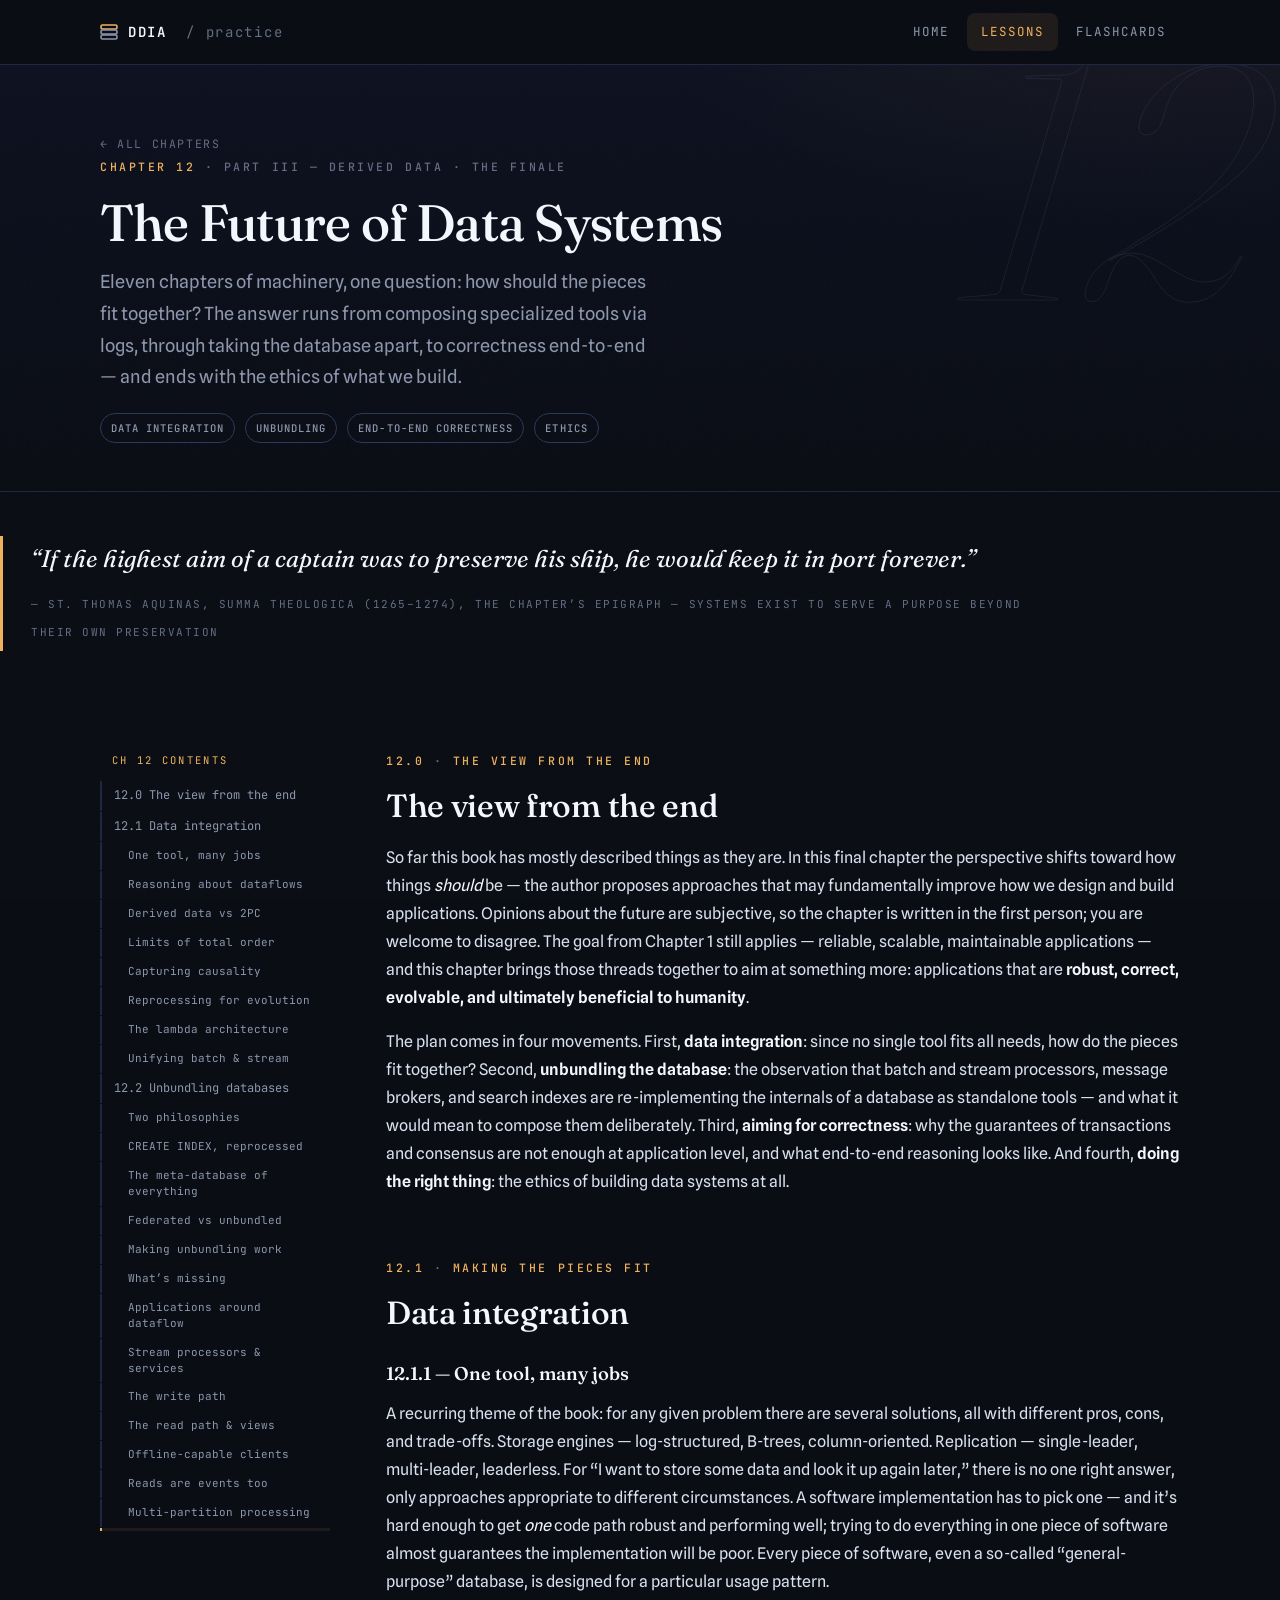
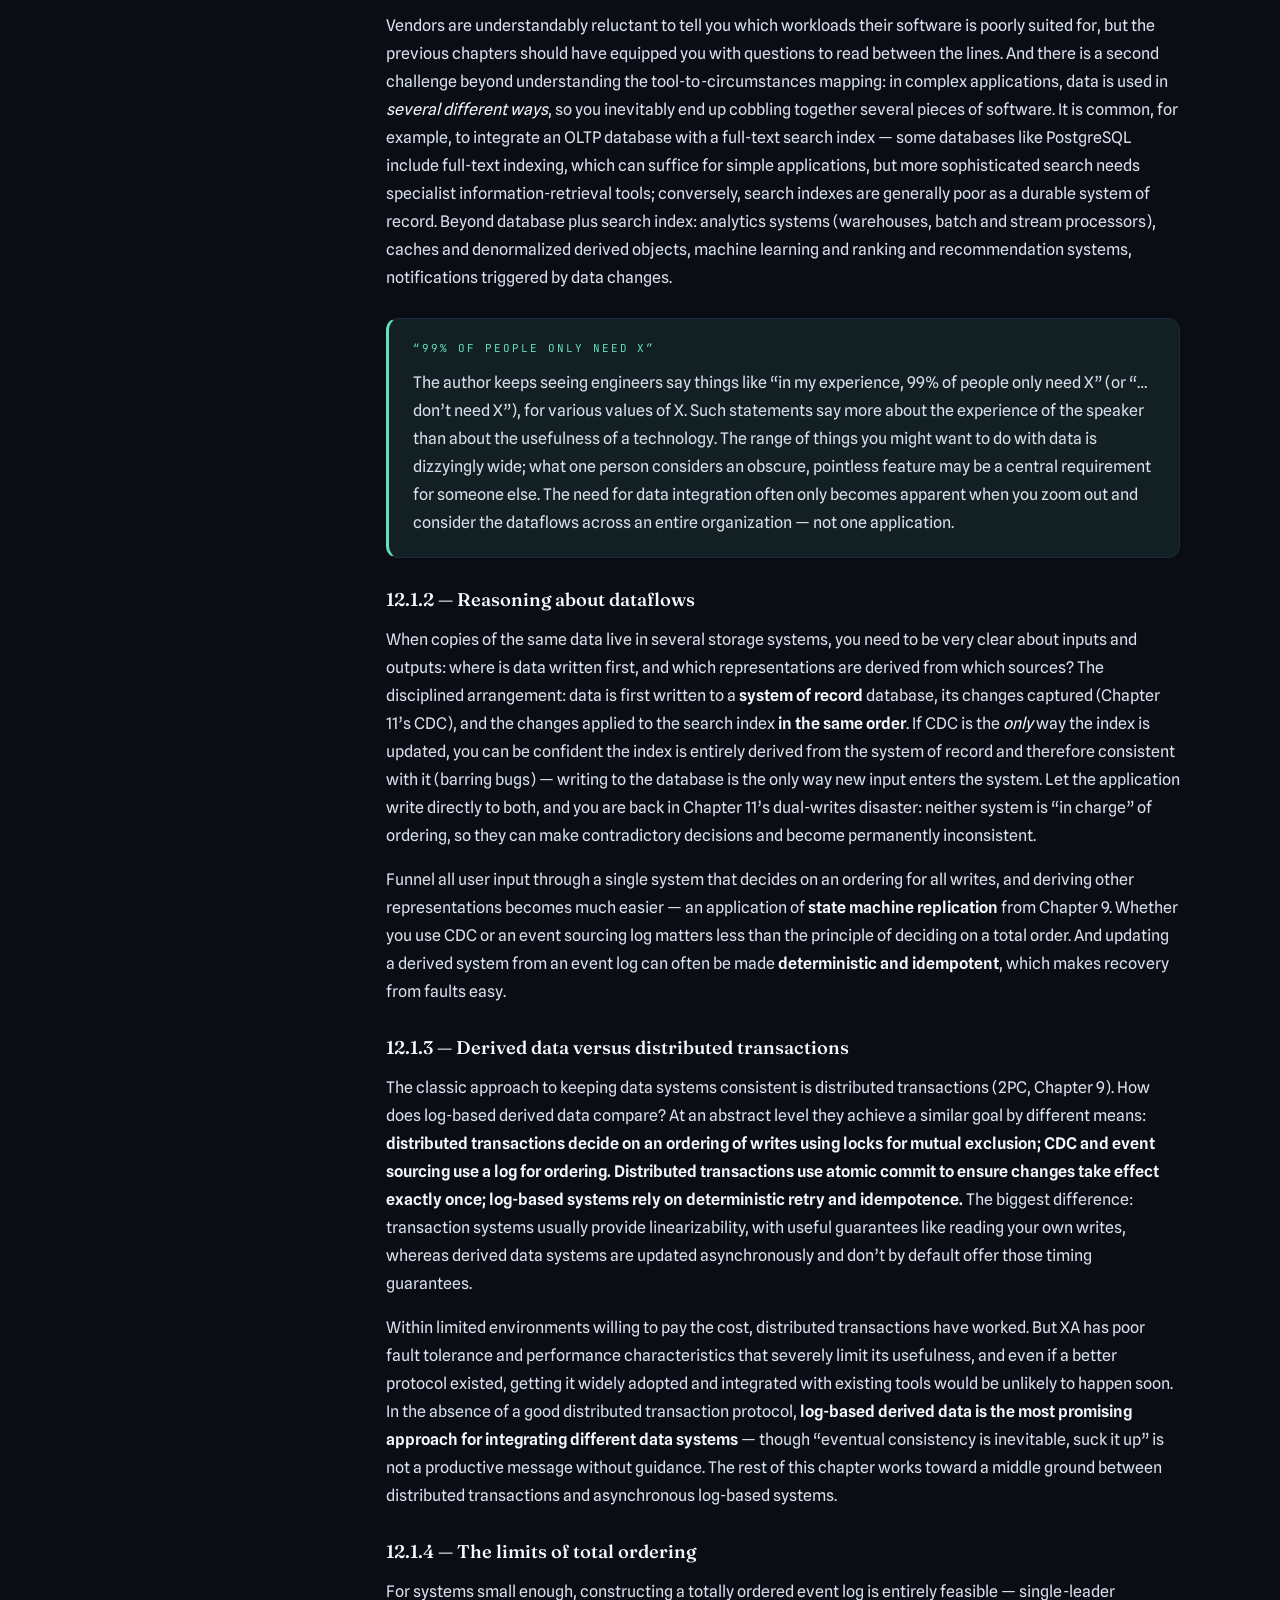
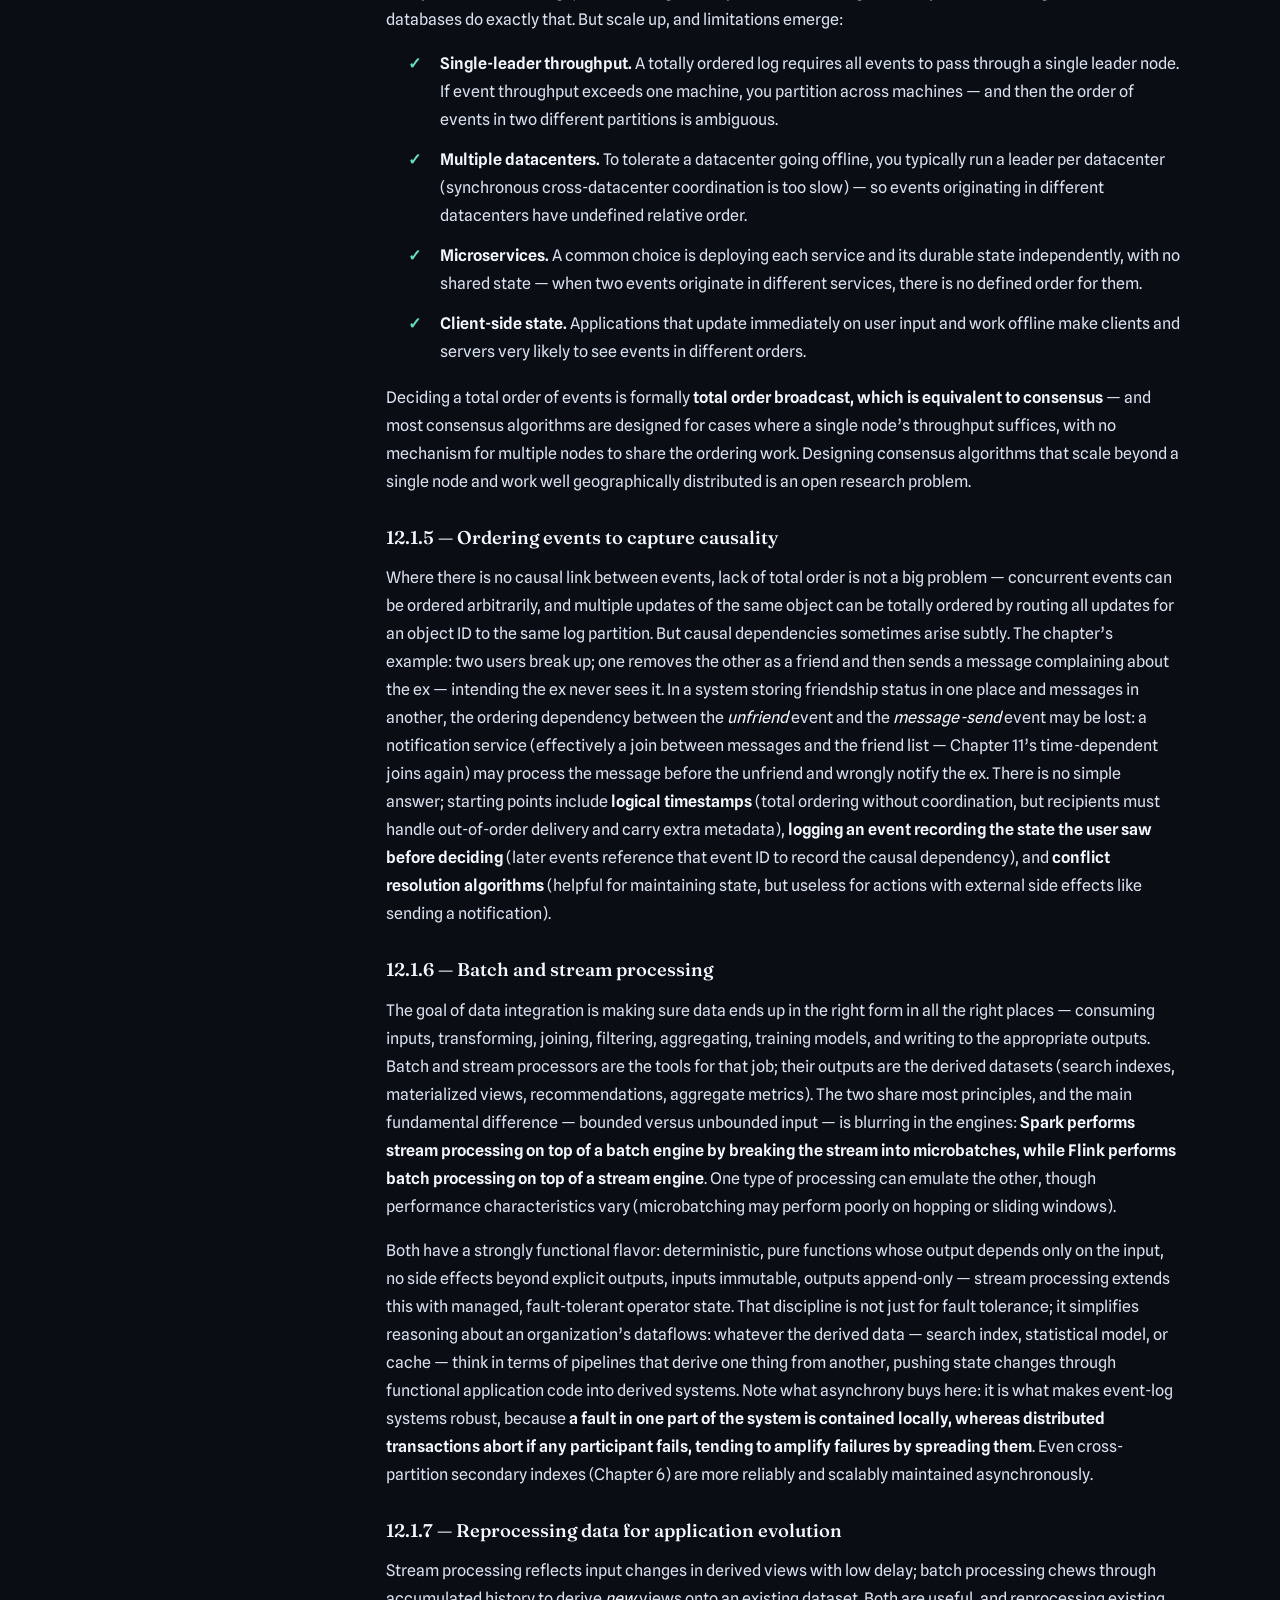
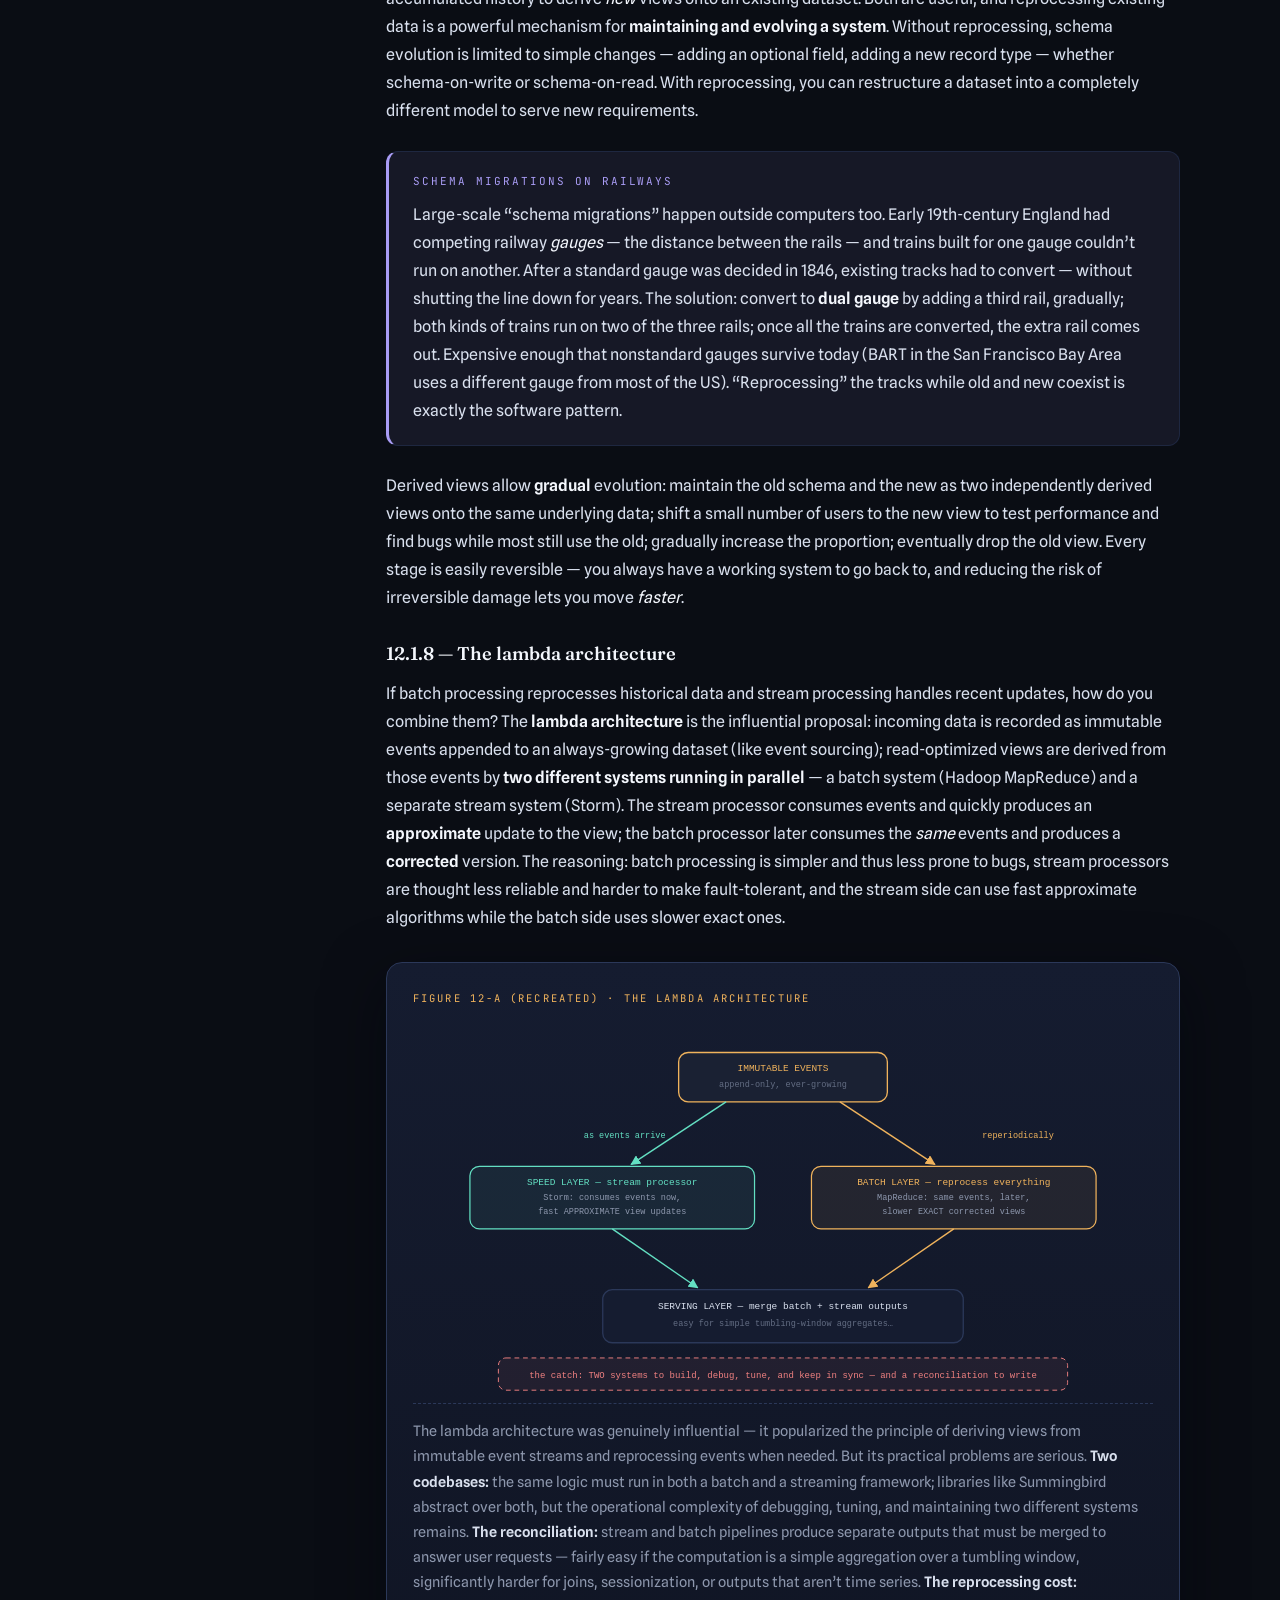
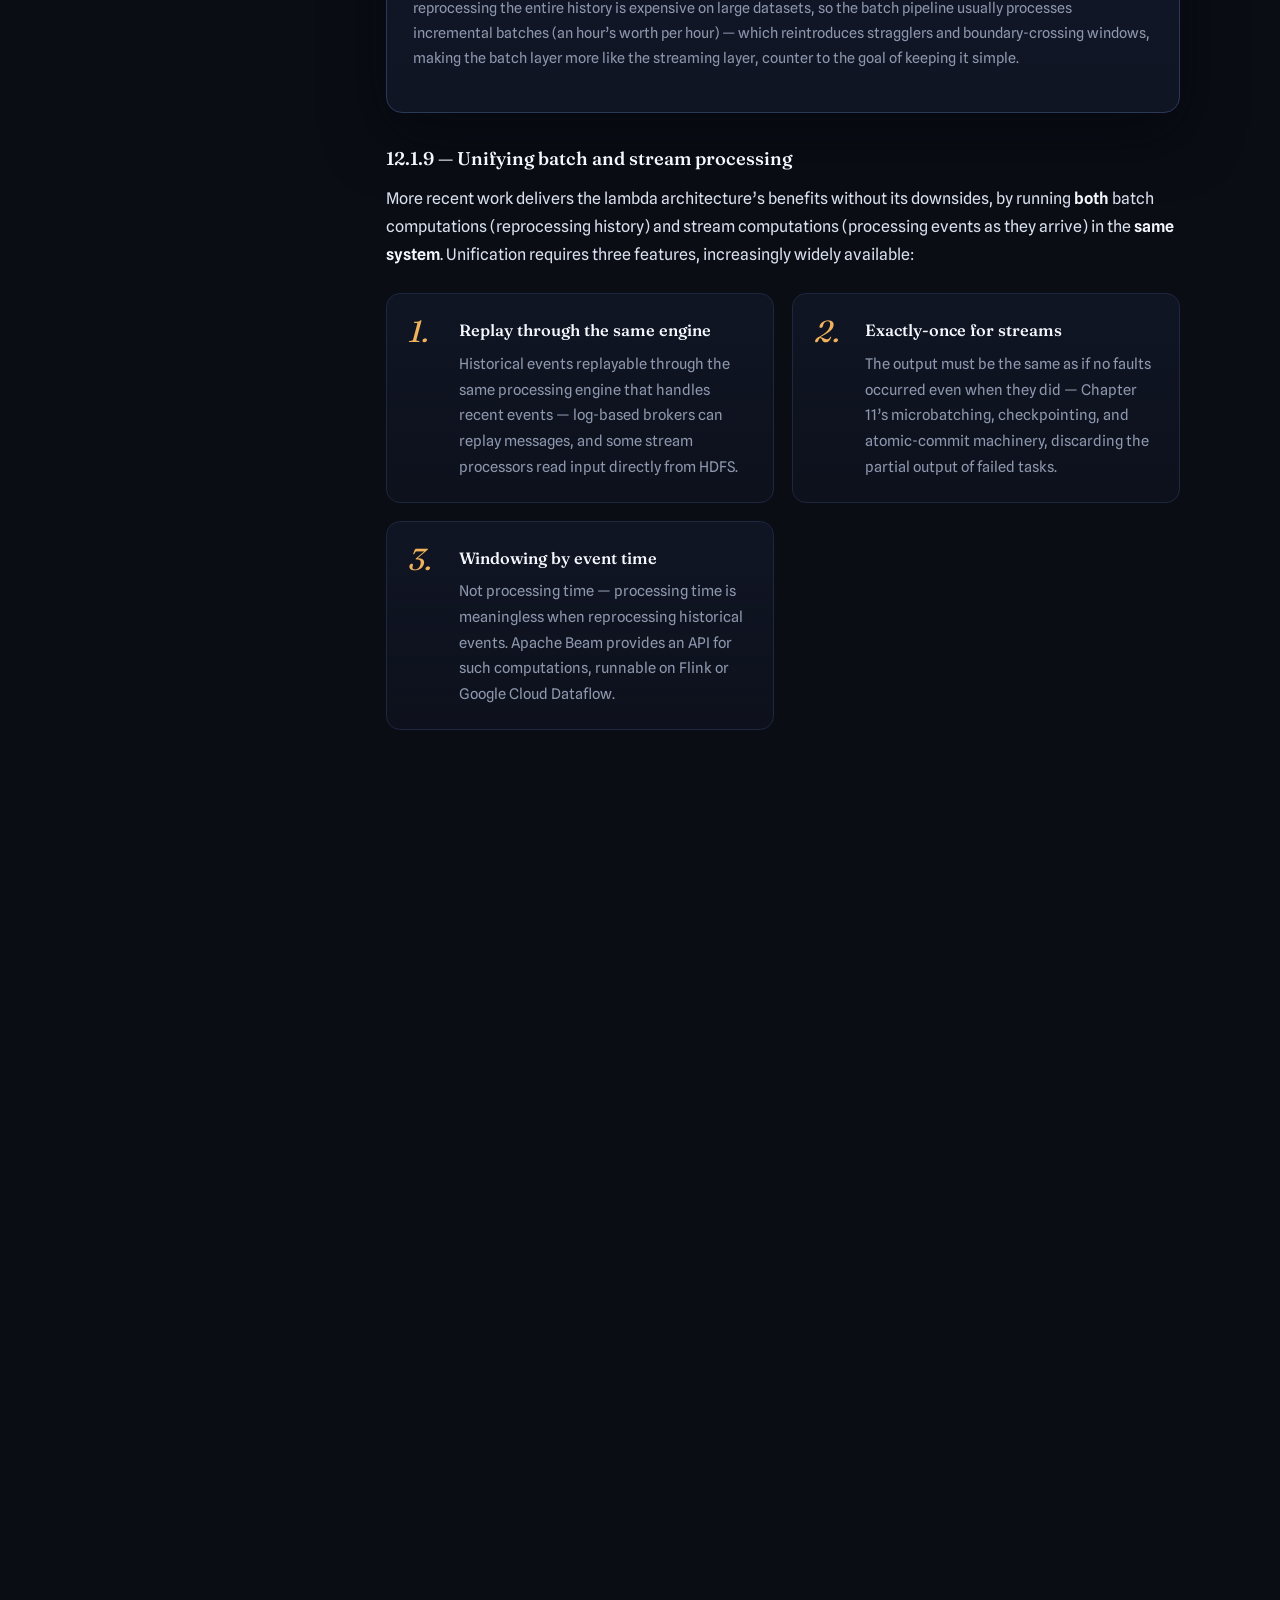
<file: lessons/chapter12.html>
<!doctype html>
<html lang="en">
<head>
  <meta charset="utf-8">
  <meta name="viewport" content="width=device-width, initial-scale=1">
  <title>Chapter 12 · The Future of Data Systems — DDIA Practice</title>
  <meta name="description" content="A comprehensive study guide to Chapter 12 of Designing Data-Intensive Applications: data integration and composing specialized tools, the lambda architecture and its problems, unifying batch and stream processing, unbundling the database, federated databases versus unbundled writes, designing applications around dataflow, derived state, write path and read path, materialized views and caching, end-to-end arguments and exactly-once semantics, operation identifiers, enforcing constraints without distributed transactions, timeliness versus integrity, coordination-avoiding data systems, auditing and Merkle trees, and the ethics of predictive analytics, surveillance, privacy, and data as a liability.">
  <link rel="icon" href="data:image/svg+xml,%3Csvg xmlns='http://www.w3.org/2000/svg' viewBox='0 0 32 32'%3E%3Crect width='32' height='32' rx='7' fill='%230a0d14'/%3E%3Cpath d='M16 6l9 10-9 10-9-10z' fill='%23f0b35c'/%3E%3C/svg%3E">
  <link rel="preconnect" href="https://fonts.googleapis.com">
  <link rel="preconnect" href="https://fonts.gstatic.com" crossorigin>
  <link href="https://fonts.googleapis.com/css2?family=Fraunces:ital,opsz,wght@0,9..144,300..700;1,9..144,300..700&family=Spline+Sans:wght@300..700&family=JetBrains+Mono:wght@400..600&display=swap" rel="stylesheet">
  
  <script>document.documentElement.classList.add("js")</script>
  <link rel="stylesheet" href="../css/style.css">
</head>
<body data-active="lessons" class="is-lesson">

  <div class="reading-progress" id="readingProgress" aria-hidden="true"></div>

  <header class="nav">
    <div class="container nav-inner">
      <a class="brand" href="../index.html">
        <svg width="18" height="18" viewBox="0 0 18 18" fill="none" aria-hidden="true">
          <rect x="1" y="2" width="16" height="4" rx="1.5" stroke="#f0b35c" stroke-width="1.6"/>
          <rect x="1" y="7" width="16" height="4" rx="1.5" stroke="#8d97ad" stroke-width="1.6"/>
          <rect x="1" y="12" width="16" height="4" rx="1.5" stroke="#8d97ad" stroke-width="1.6"/>
        </svg>
        DDIA&nbsp;<span class="dim">/ practice</span>
      </a>
      <nav class="nav-links" aria-label="Main">
        <a href="../index.html" data-nav="home">Home</a>
        <a href="../index.html#lessons" data-nav="lessons">Lessons</a>
        <a href="../flashcards.html" data-nav="flashcards">Flashcards</a>
      </nav>
    </div>
  </header>

  <main>

    <div class="lesson-hero">
      <span class="lesson-hero-num" aria-hidden="true">12</span>
      <div class="container">
        <a class="crumb" href="../index.html#lessons">← All chapters</a>
        <p class="kicker">Chapter 12 <span class="dim">· Part III — Derived Data · the finale</span></p>
        <h1>The Future of Data Systems</h1>
        <p class="lede">Eleven chapters of machinery, one question: how should the pieces fit together? The answer runs from composing specialized tools via logs, through taking the database apart, to correctness end-to-end — and ends with the ethics of what we build.</p>
        <div class="lesson-meta">
          <span class="chip">Data integration</span>
          <span class="chip">Unbundling</span>
          <span class="chip">End-to-end correctness</span>
          <span class="chip">Ethics</span>
        </div>
      </div>
    </div>

    <div class="pullquote container">
      <p>“If the highest aim of a captain was to preserve his ship, he would keep it in port forever.”</p>
      <cite>— St. Thomas Aquinas, Summa Theologica (1265–1274), the chapter’s epigraph — systems exist to serve a purpose beyond their own preservation</cite>
    </div>

    <div class="chapter-layout container">

      <aside class="toc" aria-label="Chapter contents">
        <p class="toc-title">Ch 12 contents</p>
        <ul>
          <li><a href="#s-intro">12.0 The view from the end</a></li>
          <li><a href="#s-integration">12.1 Data integration</a></li>
          <li><a href="#s-onetool" class="sub">One tool, many jobs</a></li>
          <li><a href="#s-dataflows" class="sub">Reasoning about dataflows</a></li>
          <li><a href="#s-ddvsdt" class="sub">Derived data vs 2PC</a></li>
          <li><a href="#s-totalorder" class="sub">Limits of total order</a></li>
          <li><a href="#s-causality" class="sub">Capturing causality</a></li>
          <li><a href="#s-evolution" class="sub">Reprocessing for evolution</a></li>
          <li><a href="#s-lambda" class="sub">The lambda architecture</a></li>
          <li><a href="#s-unifying" class="sub">Unifying batch &amp; stream</a></li>
          <li><a href="#s-unbundling">12.2 Unbundling databases</a></li>
          <li><a href="#s-philosophies" class="sub">Two philosophies</a></li>
          <li><a href="#s-createindex" class="sub">CREATE INDEX, reprocessed</a></li>
          <li><a href="#s-metadatabase" class="sub">The meta-database of everything</a></li>
          <li><a href="#s-federated" class="sub">Federated vs unbundled</a></li>
          <li><a href="#s-makingitwork" class="sub">Making unbundling work</a></li>
          <li><a href="#s-missing" class="sub">What’s missing</a></li>
          <li><a href="#s-dataflow" class="sub">Applications around dataflow</a></li>
          <li><a href="#s-services" class="sub">Stream processors &amp; services</a></li>
          <li><a href="#s-writepath" class="sub">The write path</a></li>
          <li><a href="#s-readpath" class="sub">The read path &amp; views</a></li>
          <li><a href="#s-offline" class="sub">Offline-capable clients</a></li>
          <li><a href="#s-readevents" class="sub">Reads are events too</a></li>
          <li><a href="#s-multipartition" class="sub">Multi-partition processing</a></li>
          <li><a href="#s-correctness">12.3 Aiming for correctness</a></li>
          <li><a href="#s-e2eonce" class="sub">Exactly-once, end-to-end</a></li>
          <li><a href="#s-opids" class="sub">Operation identifiers</a></li>
          <li><a href="#s-e2eargument" class="sub">The end-to-end argument</a></li>
          <li><a href="#s-constraints" class="sub">Enforcing constraints</a></li>
          <li><a href="#s-loguniqueness" class="sub">Uniqueness via logs</a></li>
          <li><a href="#s-multipartreq" class="sub">Multi-partition requests</a></li>
          <li><a href="#s-timeliness" class="sub">Timeliness vs integrity</a></li>
          <li><a href="#s-loose" class="sub">Loosely interpreted constraints</a></li>
          <li><a href="#s-verify" class="sub">Trust, but verify</a></li>
          <li><a href="#s-audit" class="sub">Designing for auditability</a></li>
          <li><a href="#s-ethics">12.4 Doing the right thing</a></li>
          <li><a href="#s-predictive" class="sub">Predictive analytics</a></li>
          <li><a href="#s-bias" class="sub">Bias &amp; accountability</a></li>
          <li><a href="#s-surveillance" class="sub">Surveillance</a></li>
          <li><a href="#s-consent" class="sub">Consent &amp; freedom of choice</a></li>
          <li><a href="#s-decisionright" class="sub">Privacy as a decision right</a></li>
          <li><a href="#s-toxic" class="sub">Data as a toxic asset</a></li>
          <li><a href="#s-industrial" class="sub">The industrial parallel</a></li>
          <li><a href="#s-summary">12.5 Summary &amp; glossary</a></li>
          <li><a href="#quiz-section">Quiz</a></li>
        </ul>
      </aside>

      <div class="lesson-body">

        <!-- ================= 12.0 ================= -->
        <section class="block reveal" id="s-intro">
          <p class="kicker">12.0 <span class="dim">·</span> The view from the end</p>
          <h2>The view from the end</h2>
          <p>So far this book has mostly described things as they are. In this final chapter the perspective shifts toward how things <em>should</em> be — the author proposes approaches that may fundamentally improve how we design and build applications. Opinions about the future are subjective, so the chapter is written in the first person; you are welcome to disagree. The goal from Chapter 1 still applies — reliable, scalable, maintainable applications — and this chapter brings those threads together to aim at something more: applications that are <strong>robust, correct, evolvable, and ultimately beneficial to humanity</strong>.</p>
          <p>The plan comes in four movements. First, <strong>data integration</strong>: since no single tool fits all needs, how do the pieces fit together? Second, <strong>unbundling the database</strong>: the observation that batch and stream processors, message brokers, and search indexes are re-implementing the internals of a database as standalone tools — and what it would mean to compose them deliberately. Third, <strong>aiming for correctness</strong>: why the guarantees of transactions and consensus are not enough at application level, and what end-to-end reasoning looks like. And fourth, <strong>doing the right thing</strong>: the ethics of building data systems at all.</p>
        </section>

        <!-- ================= 12.1 ================= -->
        <section class="block reveal" id="s-integration">
          <p class="kicker">12.1 <span class="dim">·</span> Making the pieces fit</p>
          <h2>Data integration</h2>

          <h3 id="s-onetool">12.1.1 — One tool, many jobs</h3>
          <p>A recurring theme of the book: for any given problem there are several solutions, all with different pros, cons, and trade-offs. Storage engines — log-structured, B-trees, column-oriented. Replication — single-leader, multi-leader, leaderless. For “I want to store some data and look it up again later,” there is no one right answer, only approaches appropriate to different circumstances. A software implementation has to pick one — and it’s hard enough to get <em>one</em> code path robust and performing well; trying to do everything in one piece of software almost guarantees the implementation will be poor. Every piece of software, even a so-called “general-purpose” database, is designed for a particular usage pattern.</p>
          <p>Vendors are understandably reluctant to tell you which workloads their software is poorly suited for, but the previous chapters should have equipped you with questions to read between the lines. And there is a second challenge beyond understanding the tool-to-circumstances mapping: in complex applications, data is used in <em>several different ways</em>, so you inevitably end up cobbling together several pieces of software. It is common, for example, to integrate an OLTP database with a full-text search index — some databases like PostgreSQL include full-text indexing, which can suffice for simple applications, but more sophisticated search needs specialist information-retrieval tools; conversely, search indexes are generally poor as a durable system of record. Beyond database plus search index: analytics systems (warehouses, batch and stream processors), caches and denormalized derived objects, machine learning and ranking and recommendation systems, notifications triggered by data changes.</p>
          <div class="callout note">
            <p class="callout-title">“99% of people only need X”</p>
            <p>The author keeps seeing engineers say things like “in my experience, 99% of people only need X” (or “…don’t need X”), for various values of X. Such statements say more about the experience of the speaker than about the usefulness of a technology. The range of things you might want to do with data is dizzyingly wide; what one person considers an obscure, pointless feature may be a central requirement for someone else. The need for data integration often only becomes apparent when you zoom out and consider the dataflows across an entire organization — not one application.</p>
          </div>

          <h3 id="s-dataflows">12.1.2 — Reasoning about dataflows</h3>
          <p>When copies of the same data live in several storage systems, you need to be very clear about inputs and outputs: where is data written first, and which representations are derived from which sources? The disciplined arrangement: data is first written to a <strong>system of record</strong> database, its changes captured (Chapter 11’s CDC), and the changes applied to the search index <strong>in the same order</strong>. If CDC is the <em>only</em> way the index is updated, you can be confident the index is entirely derived from the system of record and therefore consistent with it (barring bugs) — writing to the database is the only way new input enters the system. Let the application write directly to both, and you are back in Chapter 11’s dual-writes disaster: neither system is “in charge” of ordering, so they can make contradictory decisions and become permanently inconsistent.</p>
          <p>Funnel all user input through a single system that decides on an ordering for all writes, and deriving other representations becomes much easier — an application of <strong>state machine replication</strong> from Chapter 9. Whether you use CDC or an event sourcing log matters less than the principle of deciding on a total order. And updating a derived system from an event log can often be made <strong>deterministic and idempotent</strong>, which makes recovery from faults easy.</p>

          <h3 id="s-ddvsdt">12.1.3 — Derived data versus distributed transactions</h3>
          <p>The classic approach to keeping data systems consistent is distributed transactions (2PC, Chapter 9). How does log-based derived data compare? At an abstract level they achieve a similar goal by different means: <strong>distributed transactions decide on an ordering of writes using locks for mutual exclusion; CDC and event sourcing use a log for ordering. Distributed transactions use atomic commit to ensure changes take effect exactly once; log-based systems rely on deterministic retry and idempotence.</strong> The biggest difference: transaction systems usually provide linearizability, with useful guarantees like reading your own writes, whereas derived data systems are updated asynchronously and don’t by default offer those timing guarantees.</p>
          <p>Within limited environments willing to pay the cost, distributed transactions have worked. But XA has poor fault tolerance and performance characteristics that severely limit its usefulness, and even if a better protocol existed, getting it widely adopted and integrated with existing tools would be unlikely to happen soon. In the absence of a good distributed transaction protocol, <strong>log-based derived data is the most promising approach for integrating different data systems</strong> — though “eventual consistency is inevitable, suck it up” is not a productive message without guidance. The rest of this chapter works toward a middle ground between distributed transactions and asynchronous log-based systems.</p>

          <h3 id="s-totalorder">12.1.4 — The limits of total ordering</h3>
          <p>For systems small enough, constructing a totally ordered event log is entirely feasible — single-leader databases do exactly that. But scale up, and limitations emerge:</p>
          <ul class="checklist">
            <li><strong>Single-leader throughput.</strong> A totally ordered log requires all events to pass through a single leader node. If event throughput exceeds one machine, you partition across machines — and then the order of events in two different partitions is ambiguous.</li>
            <li><strong>Multiple datacenters.</strong> To tolerate a datacenter going offline, you typically run a leader per datacenter (synchronous cross-datacenter coordination is too slow) — so events originating in different datacenters have undefined relative order.</li>
            <li><strong>Microservices.</strong> A common choice is deploying each service and its durable state independently, with no shared state — when two events originate in different services, there is no defined order for them.</li>
            <li><strong>Client-side state.</strong> Applications that update immediately on user input and work offline make clients and servers very likely to see events in different orders.</li>
          </ul>
          <p>Deciding a total order of events is formally <strong>total order broadcast, which is equivalent to consensus</strong> — and most consensus algorithms are designed for cases where a single node’s throughput suffices, with no mechanism for multiple nodes to share the ordering work. Designing consensus algorithms that scale beyond a single node and work well geographically distributed is an open research problem.</p>

          <h3 id="s-causality">12.1.5 — Ordering events to capture causality</h3>
          <p>Where there is no causal link between events, lack of total order is not a big problem — concurrent events can be ordered arbitrarily, and multiple updates of the same object can be totally ordered by routing all updates for an object ID to the same log partition. But causal dependencies sometimes arise subtly. The chapter’s example: two users break up; one removes the other as a friend and then sends a message complaining about the ex — intending the ex never sees it. In a system storing friendship status in one place and messages in another, the ordering dependency between the <em>unfriend</em> event and the <em>message-send</em> event may be lost: a notification service (effectively a join between messages and the friend list — Chapter 11’s time-dependent joins again) may process the message before the unfriend and wrongly notify the ex. There is no simple answer; starting points include <strong>logical timestamps</strong> (total ordering without coordination, but recipients must handle out-of-order delivery and carry extra metadata), <strong>logging an event recording the state the user saw before deciding</strong> (later events reference that event ID to record the causal dependency), and <strong>conflict resolution algorithms</strong> (helpful for maintaining state, but useless for actions with external side effects like sending a notification).</p>

          <h3 id="s-batchstream">12.1.6 — Batch and stream processing</h3>
          <p>The goal of data integration is making sure data ends up in the right form in all the right places — consuming inputs, transforming, joining, filtering, aggregating, training models, and writing to the appropriate outputs. Batch and stream processors are the tools for that job; their outputs are the derived datasets (search indexes, materialized views, recommendations, aggregate metrics). The two share most principles, and the main fundamental difference — bounded versus unbounded input — is blurring in the engines: <strong>Spark performs stream processing on top of a batch engine by breaking the stream into microbatches, while Flink performs batch processing on top of a stream engine</strong>. One type of processing can emulate the other, though performance characteristics vary (microbatching may perform poorly on hopping or sliding windows).</p>
          <p>Both have a strongly functional flavor: deterministic, pure functions whose output depends only on the input, no side effects beyond explicit outputs, inputs immutable, outputs append-only — stream processing extends this with managed, fault-tolerant operator state. That discipline is not just for fault tolerance; it simplifies reasoning about an organization’s dataflows: whatever the derived data — search index, statistical model, or cache — think in terms of pipelines that derive one thing from another, pushing state changes through functional application code into derived systems. Note what asynchrony buys here: it is what makes event-log systems robust, because <strong>a fault in one part of the system is contained locally, whereas distributed transactions abort if any participant fails, tending to amplify failures by spreading them</strong>. Even cross-partition secondary indexes (Chapter 6) are more reliably and scalably maintained asynchronously.</p>

          <h3 id="s-evolution">12.1.7 — Reprocessing data for application evolution</h3>
          <p>Stream processing reflects input changes in derived views with low delay; batch processing chews through accumulated history to derive <em>new</em> views onto an existing dataset. Both are useful, and reprocessing existing data is a powerful mechanism for <strong>maintaining and evolving a system</strong>. Without reprocessing, schema evolution is limited to simple changes — adding an optional field, adding a new record type — whether schema-on-write or schema-on-read. With reprocessing, you can restructure a dataset into a completely different model to serve new requirements.</p>
          <div class="callout story">
            <p class="callout-title">Schema migrations on railways</p>
            <p>Large-scale “schema migrations” happen outside computers too. Early 19th-century England had competing railway <em>gauges</em> — the distance between the rails — and trains built for one gauge couldn’t run on another. After a standard gauge was decided in 1846, existing tracks had to convert — without shutting the line down for years. The solution: convert to <strong>dual gauge</strong> by adding a third rail, gradually; both kinds of trains run on two of the three rails; once all the trains are converted, the extra rail comes out. Expensive enough that nonstandard gauges survive today (BART in the San Francisco Bay Area uses a different gauge from most of the US). “Reprocessing” the tracks while old and new coexist is exactly the software pattern.</p>
          </div>
          <p>Derived views allow <strong>gradual</strong> evolution: maintain the old schema and the new as two independently derived views onto the same underlying data; shift a small number of users to the new view to test performance and find bugs while most still use the old; gradually increase the proportion; eventually drop the old view. Every stage is easily reversible — you always have a working system to go back to, and reducing the risk of irreversible damage lets you move <em> faster</em>.</p>

          <h3 id="s-lambda">12.1.8 — The lambda architecture</h3>
          <p>If batch processing reprocesses historical data and stream processing handles recent updates, how do you combine them? The <strong>lambda architecture</strong> is the influential proposal: incoming data is recorded as immutable events appended to an always-growing dataset (like event sourcing); read-optimized views are derived from those events by <strong>two different systems running in parallel</strong> — a batch system (Hadoop MapReduce) and a separate stream system (Storm). The stream processor consumes events and quickly produces an <strong>approximate</strong> update to the view; the batch processor later consumes the <em>same</em> events and produces a <strong>corrected</strong> version. The reasoning: batch processing is simpler and thus less prone to bugs, stream processors are thought less reliable and harder to make fault-tolerant, and the stream side can use fast approximate algorithms while the batch side uses slower exact ones.</p>

          <div class="figure">
            <p class="fig-head">Figure 12-A (recreated) · The lambda architecture</p>
            <svg viewBox="0 0 780 400" role="img" aria-label="Immutable events flow into both a speed layer (stream processor producing fast approximate views) and a batch layer (reprocessing all history into corrected views); a serving layer must merge the two outputs to answer queries" style="width:100%;height:auto;display:block">
              <defs>
                <marker id="arr12a" viewBox="0 0 10 10" refX="9" refY="5" markerWidth="7" markerHeight="7" orient="auto-start-reverse">
                  <path d="M0,0 L10,5 L0,10 z" fill="#f0b35c"/>
                </marker>
                <marker id="arr12b" viewBox="0 0 10 10" refX="9" refY="5" markerWidth="7" markerHeight="7" orient="auto-start-reverse">
                  <path d="M0,0 L10,5 L0,10 z" fill="#63dfc2"/>
                </marker>
              </defs>
              <g font-family="monospace" font-size="10">
                <rect x="280" y="30" width="220" height="52" rx="10" fill="#1a2133" stroke="#f0b35c" stroke-width="1.4"/>
                <text x="390" y="50" text-anchor="middle" fill="#f0b35c">IMMUTABLE EVENTS</text>
                <text x="390" y="66" text-anchor="middle" fill="#636d83" font-size="9">append-only, ever-growing</text>
                <rect x="60" y="150" width="300" height="66" rx="10" fill="rgba(99,223,194,0.07)" stroke="#63dfc2" stroke-width="1.3"/>
                <text x="210" y="170" text-anchor="middle" fill="#63dfc2">SPEED LAYER — stream processor</text>
                <text x="210" y="186" text-anchor="middle" fill="#8d97ad" font-size="9">Storm: consumes events now,</text>
                <text x="210" y="200" text-anchor="middle" fill="#8d97ad" font-size="9">fast APPROXIMATE view updates</text>
                <rect x="420" y="150" width="300" height="66" rx="10" fill="rgba(240,179,92,0.07)" stroke="#f0b35c" stroke-width="1.3"/>
                <text x="570" y="170" text-anchor="middle" fill="#f0b35c">BATCH LAYER — reprocess everything</text>
                <text x="570" y="186" text-anchor="middle" fill="#8d97ad" font-size="9">MapReduce: same events, later,</text>
                <text x="570" y="200" text-anchor="middle" fill="#8d97ad" font-size="9">slower EXACT corrected views</text>
                <line x1="330" y1="82" x2="230" y2="148" stroke="#63dfc2" stroke-width="1.5" marker-end="url(#arr12b)"/>
                <line x1="450" y1="82" x2="550" y2="148" stroke="#f0b35c" stroke-width="1.5" marker-end="url(#arr12a)"/>
                <text x="180" y="120" fill="#63dfc2" font-size="9">as events arrive</text>
                <text x="600" y="120" fill="#f0b35c" font-size="9">reperiodically</text>
                <rect x="200" y="280" width="380" height="56" rx="10" fill="#151c30" stroke="#2b3859" stroke-width="1.4"/>
                <text x="390" y="300" text-anchor="middle" fill="#d9e0ee">SERVING LAYER — merge batch + stream outputs</text>
                <text x="390" y="318" text-anchor="middle" fill="#636d83" font-size="9">easy for simple tumbling-window aggregates…</text>
                <line x1="210" y1="216" x2="300" y2="278" stroke="#63dfc2" stroke-width="1.5" marker-end="url(#arr12b)"/>
                <line x1="570" y1="216" x2="480" y2="278" stroke="#f0b35c" stroke-width="1.5" marker-end="url(#arr12a)"/>
                <rect x="90" y="352" width="600" height="34" rx="8" fill="rgba(239,128,128,0.07)" stroke="#ef8080" stroke-dasharray="5 4"/>
                <text x="390" y="373" text-anchor="middle" fill="#ef8080" font-size="9.5">the catch: TWO systems to build, debug, tune, and keep in sync — and a reconciliation to write</text>
              </g>
            </svg>
            <p class="fig-caption">The lambda architecture was genuinely influential — it popularized the principle of deriving views from immutable event streams and reprocessing events when needed. But its practical problems are serious. <strong>Two codebases:</strong> the same logic must run in both a batch and a streaming framework; libraries like Summingbird abstract over both, but the operational complexity of debugging, tuning, and maintaining two different systems remains. <strong>The reconciliation:</strong> stream and batch pipelines produce separate outputs that must be merged to answer user requests — fairly easy if the computation is a simple aggregation over a tumbling window, significantly harder for joins, sessionization, or outputs that aren’t time series. <strong>The reprocessing cost:</strong> reprocessing the entire history is expensive on large datasets, so the batch pipeline usually processes incremental batches (an hour’s worth per hour) — which reintroduces stragglers and boundary-crossing windows, making the batch layer more like the streaming layer, counter to the goal of keeping it simple.</p>
          </div>

          <h3 id="s-unifying">12.1.9 — Unifying batch and stream processing</h3>
          <p>More recent work delivers the lambda architecture’s benefits without its downsides, by running <strong>both</strong> batch computations (reprocessing history) and stream computations (processing events as they arrive) in the <strong>same system</strong>. Unification requires three features, increasingly widely available:</p>
          <div class="num-grid">
            <div class="num-card"><span class="n">1.</span><div><h4>Replay through the same engine</h4><p>Historical events replayable through the same processing engine that handles recent events — log-based brokers can replay messages, and some stream processors read input directly from HDFS.</p></div></div>
            <div class="num-card"><span class="n">2.</span><div><h4>Exactly-once for streams</h4><p>The output must be the same as if no faults occurred even when they did — Chapter 11’s microbatching, checkpointing, and atomic-commit machinery, discarding the partial output of failed tasks.</p></div></div>
            <div class="num-card"><span class="n">3.</span><div><h4>Windowing by event time</h4><p>Not processing time — processing time is meaningless when reprocessing historical events. Apache Beam provides an API for such computations, runnable on Flink or Google Cloud Dataflow.</p></div></div>
          </div>
        </section>
        <!-- ================= 12.2 ================= -->
        <section class="block reveal" id="s-unbundling">
          <p class="kicker">12.2 <span class="dim">·</span> The database, taken apart</p>
          <h2>Unbundling databases</h2>

          <h3 id="s-philosophies">12.2.1 — Two philosophies of information management</h3>
          <p>At the most abstract level, databases, Hadoop, and operating systems do the same things: store some data, and let you process and query it. A database stores records of some data model (rows, documents, vertices); an OS filesystem stores files — but both are “information management” systems, and the Hadoop ecosystem is somewhat like a distributed Unix. There are practical differences (many filesystems cope poorly with a directory of 10 million small files; a database with 10 million small records is unremarkable), but the more interesting difference is philosophical. <strong>Unix</strong> presented programmers with a logical but fairly low-level hardware abstraction; <strong>relational databases</strong> wanted to hide the complexities of on-disk structures, concurrency, and crash recovery behind a high-level abstraction. Unix developed pipes and files that are just byte sequences; databases developed SQL and transactions. Which is “simpler” depends on what you want: Unix is a thin wrapper around hardware; a database lets a short declarative query draw on query optimization, indexes, join methods, concurrency control, and replication without understanding any of them. The tension has lasted since both emerged in the early 1970s — the NoSQL movement, read this way, was the Unix-esque low-level approach applied to distributed OLTP. This section tries to reconcile the philosophies.</p>

          <h3 id="s-createindex">12.2.2 — Creating an index, reprocessed</h3>
          <p>Over the book we have examined database features — secondary indexes, materialized views, replication logs, full-text search indexes — and Chapters 10–11 kept re-encountering their shadows outside the database: batch jobs building search indexes, stream processors maintaining materialized views, CDC replicating changes into derived systems. The parallels are exact, and <code>CREATE INDEX</code> shows how exact. What happens when you create a new index in a relational database? It scans a <strong>consistent snapshot</strong> of the table, picks out the indexed field values, sorts them, writes the index — then processes the <strong>backlog of writes</strong> made since the snapshot (the table wasn’t locked) — then keeps the index up to date as transactions write. That is remarkably similar to setting up a <strong>new follower replica</strong>, and very similar to bootstrapping <strong>CDC</strong> with an initial snapshot: whenever you run CREATE INDEX, the database essentially reprocesses the existing dataset and derives the index as a new view onto existing data. The existing data is a snapshot rather than a log of all changes — but Chapter 11 showed how closely the two are related.</p>

          <h3 id="s-metadatabase">12.2.3 — The meta-database of everything</h3>
          <p>In this light, the dataflow across an entire organization starts looking like <strong>one huge database</strong>. Whenever a batch, stream, or ETL process transports data from one place and form to another, it acts like the database subsystem that keeps indexes or materialized views up to date. Batch and stream processors are elaborate implementations of triggers, stored procedures, and materialized view maintenance; the derived data systems they maintain are like different index types (a relational database supports B-tree, hash, spatial indexes — the unbundled equivalent is Elasticsearch here, a recommendation system there). The difference: instead of those facilities living inside one integrated database product, they are provided by various pieces of software, running on different machines, administered by different teams.</p>

          <div class="figure">
            <p class="fig-head">Figure 12-B (recreated) · Unbundling: database internals as standalone tools</p>
            <svg viewBox="0 0 780 430" role="img" aria-label="Left: inside a database — transaction log, secondary index, materialized view, query engine. Right: the same functions as standalone tools — Kafka as the log, Elasticsearch as the index, Spark and Flink pipelines maintaining materialized views, application code and federated query engines as the query engine" style="width:100%;height:auto;display:block">
              <defs>
                <marker id="arr12c" viewBox="0 0 10 10" refX="9" refY="5" markerWidth="7" markerHeight="7" orient="auto-start-reverse">
                  <path d="M0,0 L10,5 L0,10 z" fill="#f0b35c"/>
                </marker>
                <marker id="arr12d" viewBox="0 0 10 10" refX="9" refY="5" markerWidth="7" markerHeight="7" orient="auto-start-reverse">
                  <path d="M0,0 L10,5 L0,10 z" fill="#63dfc2"/>
                </marker>
              </defs>
              <g font-family="monospace" font-size="10">
                <rect x="30" y="60" width="320" height="310" rx="12" fill="#151c30" stroke="#2b3859" stroke-width="1.5"/>
                <text x="190" y="46" text-anchor="middle" fill="#8d97ad">INSIDE THE DATABASE</text>
                <rect x="60" y="84" width="260" height="46" rx="8" fill="#1a2133" stroke="#f0b35c" stroke-width="1.3"/>
                <text x="190" y="103" text-anchor="middle" fill="#f0b35c">transaction log (WAL)</text>
                <text x="190" y="119" text-anchor="middle" fill="#636d83" font-size="8.5">the record of what happened</text>
                <rect x="60" y="142" width="260" height="46" rx="8" fill="#1a2133" stroke="#8d97ad" stroke-width="1.3"/>
                <text x="190" y="161" text-anchor="middle" fill="#d9e0ee">secondary / full-text indexes</text>
                <text x="190" y="177" text-anchor="middle" fill="#636d83" font-size="8.5">sorted structures derived from the log</text>
                <rect x="60" y="200" width="260" height="46" rx="8" fill="#1a2133" stroke="#8d97ad" stroke-width="1.3"/>
                <text x="190" y="219" text-anchor="middle" fill="#d9e0ee">materialized views</text>
                <text x="190" y="235" text-anchor="middle" fill="#636d83" font-size="8.5">precomputed caches of query results</text>
                <rect x="60" y="258" width="260" height="46" rx="8" fill="#1a2133" stroke="#8d97ad" stroke-width="1.3"/>
                <text x="190" y="277" text-anchor="middle" fill="#d9e0ee">replication log</text>
                <text x="190" y="293" text-anchor="middle" fill="#636d83" font-size="8.5">keeps follower copies up to date</text>
                <rect x="60" y="316" width="260" height="46" rx="8" fill="#1a2133" stroke="#8d97ad" stroke-width="1.3"/>
                <text x="190" y="335" text-anchor="middle" fill="#d9e0ee">query engine</text>
                <text x="190" y="351" text-anchor="middle" fill="#636d83" font-size="8.5">declarative, optimized, one integrated product</text>
                <rect x="430" y="60" width="320" height="310" rx="12" fill="#151c30" stroke="#2b3859" stroke-width="1.5"/>
                <text x="590" y="46" text-anchor="middle" fill="#8d97ad">STANDING ALONE</text>
                <rect x="460" y="84" width="260" height="46" rx="8" fill="#1a2133" stroke="#f0b35c" stroke-width="1.3"/>
                <text x="590" y="103" text-anchor="middle" fill="#f0b35c">Kafka — the log</text>
                <text x="590" y="119" text-anchor="middle" fill="#636d83" font-size="8.5">durable, partitioned, replayable</text>
                <rect x="460" y="142" width="260" height="46" rx="8" fill="#1a2133" stroke="#8d97ad" stroke-width="1.3"/>
                <text x="590" y="161" text-anchor="middle" fill="#d9e0ee">Elasticsearch — the index</text>
                <text x="590" y="177" text-anchor="middle" fill="#636d83" font-size="8.5">kept current via CDC, not app writes</text>
                <rect x="460" y="200" width="260" height="46" rx="8" fill="#1a2133" stroke="#8d97ad" stroke-width="1.3"/>
                <text x="590" y="219" text-anchor="middle" fill="#d9e0ee">Spark / Flink pipelines — view maintenance</text>
                <text x="590" y="235" text-anchor="middle" fill="#636d83" font-size="8.5">“turning the crank” on derived state</text>
                <rect x="460" y="258" width="260" height="46" rx="8" fill="#1a2133" stroke="#8d97ad" stroke-width="1.3"/>
                <text x="590" y="277" text-anchor="middle" fill="#d9e0ee">Redis / caches — derived replicas</text>
                <text x="590" y="293" text-anchor="middle" fill="#636d83" font-size="8.5">fed from the changelog</text>
                <rect x="460" y="316" width="260" height="46" rx="8" fill="#1a2133" stroke="#8d97ad" stroke-width="1.3"/>
                <text x="590" y="335" text-anchor="middle" fill="#d9e0ee">application code + federated queries</text>
                <text x="590" y="351" text-anchor="middle" fill="#636d83" font-size="8.5">the query engine, distributed across teams</text>
                <line x1="320" y1="107" x2="458" y2="107" stroke="#f0b35c" stroke-width="1.5" marker-end="url(#arr12c)"/>
                <line x1="320" y1="165" x2="458" y2="165" stroke="#63dfc2" stroke-width="1.5" marker-end="url(#arr12d)"/>
                <line x1="320" y1="223" x2="458" y2="223" stroke="#63dfc2" stroke-width="1.5" marker-end="url(#arr12d)"/>
                <line x1="320" y1="281" x2="458" y2="281" stroke="#63dfc2" stroke-width="1.5" marker-end="url(#arr12d)"/>
                <line x1="320" y1="339" x2="458" y2="339" stroke="#63dfc2" stroke-width="1.5" marker-end="url(#arr12d)"/>
                <text x="390" y="392" text-anchor="middle" fill="#636d83" font-size="9.5">unbundling = compose systems from the standalone pieces via derived data — CDC and event logs for writes, federation for reads</text>
              </g>
            </svg>
            <p class="fig-caption">Two avenues compose storage and processing tools into a cohesive system. A <strong>federated database (polystore)</strong> unifies reads: one query interface over many underlying storage engines (PostgreSQL’s foreign data wrappers fit the pattern) — the relational tradition of a single integrated system with a high-level query language, elegant semantics, complicated implementation. An <strong>unbundled database</strong> unifies writes: keeping changes flowing reliably to all the right places across disparate technologies — via change data capture and event logs — like the Unix tradition of small tools that do one thing well, communicating through a uniform low-level API (pipes), composed with a higher-level language (the shell).</p>
          </div>

          <h3 id="s-federated">12.2.4 — Two avenues: federation and unbundling</h3>
          <p>Federation and unbundling are two sides of the same coin — composing a reliable, scalable, maintainable system out of diverse components. Federated read-only querying requires mapping one data model into another: some thought, but a manageable problem.</p>

          <h3 id="s-makingitwork">12.2.5 — Making unbundling work</h3>
          <p>Keeping the writes to several storage systems in sync is the harder engineering problem. The traditional approach — distributed transactions across heterogeneous systems — is, in the author’s judgment, the wrong solution: transactions within a single storage or stream processing system are feasible, but across technologies written by different groups, the lack of a standardized transaction protocol makes integration painful. An <strong>asynchronous event log with idempotent consumers</strong> is a much simpler abstraction, and much more feasible across heterogeneous systems. The big advantage of log-based integration is <strong>loose coupling</strong>, on two levels:</p>
          <div class="num-grid">
            <div class="num-card"><span class="n">1.</span><div><h4>System level — fault containment</h4><p>Asynchronous streams make the whole more robust to outages of individual components: if a consumer runs slow or fails, the event log buffers messages and everyone else continues unaffected; the faulty consumer catches up when fixed, missing nothing. Distributed transactions, being synchronous, tend to escalate local faults into large-scale failures.</p></div></div>
            <div class="num-card"><span class="n">2.</span><div><h4>Human level — independent teams</h4><p>Different components and services can be developed, improved, and maintained independently by different teams. Specialization lets each team focus on doing one thing well with well-defined interfaces; event logs are powerful enough to capture strong consistency properties (durability and ordering of events) yet general enough for almost any kind of data.</p></div></div>
          </div>
          <p>Unbundling is not a replacement for databases — they will still be needed as much as ever, for maintaining state in stream processors and for serving queries from the outputs of batch and stream processors. Specialized query engines keep their place too: MPP warehouse engines handle exploratory analytics very well. And the complexity of running several pieces of infrastructure is a real cost — each has a learning curve, configuration, operational quirks, so deploy as few moving parts as possible. A single integrated product may achieve better, more predictable performance on its designed workloads than a composition you build yourself. The goal of unbundling is <strong>not</strong> to beat individual databases at any one workload: it is to combine several databases for good performance across a <em>much wider range of workloads</em> than any single piece of software — <strong>breadth, not depth</strong>. If a single technology does everything you need, you are most likely best off using it; composition only comes into the picture when no single product satisfies all your requirements.</p>

          <h3 id="s-missing">12.2.6 — What’s missing: the unbundled shell</h3>
          <p>The tools for composing data systems are getting better, but one major piece is missing: <strong>the unbundled-database equivalent of the Unix shell</strong> — a high-level language for composing storage and processing systems simply and declaratively. The dream: declare <code>mysql | elasticsearch</code> by analogy to Unix pipes — the unbundled equivalent of <code>CREATE INDEX</code>, taking all the documents in a MySQL database and indexing them in Elasticsearch, then continually applying every subsequent change automatically, without custom application code. Similarly, it should be possible to precompute and update caches by declaratively specifying materialized views for complex queries — including recursive queries on graphs and application logic. There is interesting early-stage research, such as <strong>differential dataflow</strong>.</p>

          <h3 id="s-dataflow">12.2.7 — Designing applications around dataflow</h3>
          <p>Composing specialized storage and processing systems with application code is also called the <strong>“database inside-out”</strong> approach — though “new architecture” is too grandiose; it is a design pattern, given a name so we can talk about it. The ideas are amalgamated from others: dataflow languages (Oz, Juttle), functional reactive programming languages (Elm), logic programming (Bloom); the term <em>unbundling</em> in this context was proposed by Jay Kreps. And <strong>spreadsheets have dataflow capabilities miles ahead of most mainstream programming languages</strong>: put a formula in one cell, and whenever any input changes, the result recalculates automatically — exactly what we want at the data-system level: when a record changes, every index, cached view, and aggregation depending on it is automatically refreshed, and you should be able to simply trust that it works. Most data systems still have something to learn from what <strong>VisiCalc had in 1979</strong>; the differences are that data systems also need fault tolerance, scale, durability, and the ability to integrate disparate technologies written by different groups over time.</p>
          <h4>Application code as a derivation function</h4>
          <p>When one dataset is derived from another, it goes through a transformation function. A secondary index: pick out the indexed values and sort them. A full-text search index: language detection, word segmentation, stemming, spelling correction, synonym identification, then an inverted index. A machine learning system: the model is derived from training data by feature extraction and statistical analysis. A cache: an aggregation of data in the form the UI will display, requiring knowledge of the UI’s fields. The secondary-index derivation is so standard it is built into databases — <code>CREATE INDEX</code>. Full-text indexing has basic linguistic features built in, but sophisticated features need domain tuning; ML feature engineering is notoriously application-specific. <strong>Where the derivation function is not a standard cookie-cutter, custom code is required — and custom code is where databases struggle.</strong> Triggers, stored procedures, and user-defined functions exist, but they have been an afterthought, and databases turn out to be poorly suited as deployment environments for arbitrary application code: they don’t fit modern requirements like dependency and package management, version control, rolling upgrades, monitoring, metrics, and calls to network services. Deployment and cluster management tools — Mesos, YARN, Docker, Kubernetes — do exactly that one thing, and do it much better. Hence the sensible split: some parts specialize in durable data storage, others in running application code, interacting but independent.</p>
          <div class="callout story">
            <p class="callout-title">“The separation of Church and state”</p>
            <p>Most web applications are deployed as stateless services — any request can go to any server, which forgets everything once it responds; the state goes to a database. The trend keeps stateless application logic separate from state management: not putting application logic in the database, and not putting persistent state in the application. As the functional programming community jokes, <strong>“We believe in the separation of Church and state”</strong> — Church being Alonzo Church, whose lambda calculus has no mutable state. In this model the database is a mutable shared variable accessed synchronously over the network — durable, with some concurrency control and fault tolerance. But you cannot <em>subscribe</em> to changes in a mutable variable; you can only read it periodically. Unlike in a spreadsheet, readers don’t get notified. Databases inherited that passivity: your only option to learn whether content changed is to poll — subscribing to changes is only just emerging as a feature.</p>
          </div>

          <h3 id="s-services">12.2.8 — Stream processors and services</h3>
          <p>The trendy style of application development breaks functionality into <strong>services</strong> communicating via synchronous network requests (REST). The advantage over a monolith is organizational scalability through loose coupling — different teams, independent deployment. Composing stream operators into dataflow systems has similar characteristics, but the communication is very different: <strong>one-directional, asynchronous message streams rather than synchronous request/response</strong>. A concrete comparison — a customer purchases an item priced in one currency and paid in another, so you need the current exchange rate:</p>
          <div class="num-grid">
            <div class="num-card"><span class="n">1.</span><div><h4>Microservices approach</h4><p>The purchase-processing code queries an exchange-rate service or database for the current rate.</p></div></div>
            <div class="num-card"><span class="n">2.</span><div><h4>Dataflow approach</h4><p>The purchase-processing code <em>subscribes</em> to a stream of exchange-rate updates ahead of time and records the current rate in a local database whenever it changes; processing a purchase requires only a query to the local database. A synchronous network request has been replaced by a stream join between purchase events and exchange-rate update events — faster, and more robust to the other service’s failure. <strong>The fastest and most reliable network request is no network request at all.</strong></p></div></div>
          </div>
          <p>The join is time-dependent (reprocessing later means the rate has changed — you need the historical rate at purchase time), which both approaches must handle. But subscribing to changes rather than querying current state brings us closer to the spreadsheet model of computation: when data changes, derived data updates swiftly.</p>

          <h3 id="s-writepath">12.2.9 — Observing derived state: the write path</h3>
          <p>The dataflow systems above give you a process for creating derived datasets and keeping them up to date. Call that process the <strong>write path</strong>: whenever information is written to the system, it may go through multiple stages of batch and stream processing, and eventually every derived dataset is updated to incorporate the write. (Think of updating a search index: document updates flow in, the index entries change.)</p>

          <h3 id="s-readpath">12.2.10 — The read path, and where they meet</h3>
          <p>But why create the derived dataset at all? Most likely because you want to <strong>query it again later</strong>. That is the <strong>read path</strong>: when serving a user request you read from the derived dataset, perhaps process the results further, and construct the response. Together the two paths cover the whole journey of the data, from where it is collected to where it is consumed (probably by another human): the write path is the portion that is <strong>precomputed — done eagerly as the data comes in, regardless of whether anyone asks to see it</strong>; the read path is the portion that happens <strong>only when someone asks</strong>. If you know functional programming: the write path is eager evaluation; the read path is lazy evaluation.</p>

          <div class="figure">
            <p class="fig-head">Figure 12-1 (recreated) · Writes and reads meet at the derived state</p>
            <svg viewBox="0 0 780 360" role="img" aria-label="The write path flows from an event log through stream and batch processing into the derived dataset — the index — while the read path flows from user queries into the same derived dataset; materialized views and caches shift work between the two paths" style="width:100%;height:auto;display:block">
              <defs>
                <marker id="arr12e" viewBox="0 0 10 10" refX="9" refY="5" markerWidth="7" markerHeight="7" orient="auto-start-reverse">
                  <path d="M0,0 L10,5 L0,10 z" fill="#f0b35c"/>
                </marker>
                <marker id="arr12f" viewBox="0 0 10 10" refX="9" refY="5" markerWidth="7" markerHeight="7" orient="auto-start-reverse">
                  <path d="M0,0 L10,5 L0,10 z" fill="#63dfc2"/>
                </marker>
              </defs>
              <g font-family="monospace" font-size="10">
                <text x="30" y="30" fill="#f0b35c">WRITE PATH — eager: happens whether or not anyone asks</text>
                <rect x="30" y="46" width="150" height="44" rx="9" fill="#1a2133" stroke="#2b3859"/>
                <text x="105" y="64" text-anchor="middle" fill="#d9e0ee" font-size="9">event log</text>
                <text x="105" y="78" text-anchor="middle" fill="#636d83" font-size="8.5">(immutable)</text>
                <rect x="240" y="46" width="170" height="44" rx="9" fill="#1a2133" stroke="#f0b35c" stroke-width="1.3"/>
                <text x="325" y="64" text-anchor="middle" fill="#f0b35c" font-size="9">stream + batch stages</text>
                <text x="325" y="78" text-anchor="middle" fill="#636d83" font-size="8.5">deterministic, idempotent</text>
                <rect x="480" y="46" width="130" height="44" rx="9" fill="#1a2133" stroke="#f0b35c" stroke-width="1.3"/>
                <text x="545" y="64" text-anchor="middle" fill="#f0b35c" font-size="9">cache builder</text>
                <text x="545" y="78" text-anchor="middle" fill="#636d83" font-size="8.5">optional precompute</text>
                <line x1="180" y1="68" x2="238" y2="68" stroke="#f0b35c" stroke-width="1.5" marker-end="url(#arr12e)"/>
                <line x1="410" y1="68" x2="478" y2="68" stroke="#f0b35c" stroke-width="1.5" marker-end="url(#arr12e)"/>
                <rect x="240" y="170" width="300" height="80" rx="12" fill="rgba(240,179,92,0.08)" stroke="#f0b35c" stroke-width="1.6"/>
                <text x="390" y="196" text-anchor="middle" fill="#f0b35c" font-size="11">DERIVED DATASET</text>
                <text x="390" y="214" text-anchor="middle" fill="#8d97ad" font-size="9">the search index / materialized view —</text>
                <text x="390" y="230" text-anchor="middle" fill="#8d97ad" font-size="9">where the write path and read path meet</text>
                <line x1="325" y1="90" x2="380" y2="168" stroke="#f0b35c" stroke-width="1.5" marker-end="url(#arr12e)"/>
                <line x1="545" y1="90" x2="440" y2="168" stroke="#f0b35c" stroke-width="1.5" stroke-dasharray="5 4" marker-end="url(#arr12e)"/>
                <text x="640" y="196" fill="#63dfc2">READ PATH — lazy:</text>
                <text x="640" y="212" fill="#63dfc2">only when someone asks</text>
                <rect x="620" y="240" width="130" height="40" rx="9" fill="#1a2133" stroke="#63dfc2" stroke-width="1.3"/>
                <text x="685" y="257" text-anchor="middle" fill="#63dfc2" font-size="9">user queries</text>
                <text x="685" y="270" text-anchor="middle" fill="#636d83" font-size="8.5">+ more processing</text>
                <line x1="618" y1="240" x2="542" y2="226" stroke="#63dfc2" stroke-width="1.5" marker-end="url(#arr12f)"/>
                <text x="30" y="300" fill="#8d97ad" font-size="9.5">no index → grep-like scans on reads (cheap writes, expensive reads) · precompute ALL queries → impossible (infinite set)</text>
                <text x="30" y="318" fill="#d9e0ee" font-size="9.5">caches, indexes, materialized views = mechanisms to shift the boundary — do more on the write path to save effort on the read path</text>
                <text x="30" y="336" fill="#636d83" font-size="9.5">the Twitter timeline (Ch 1) drew this boundary differently for celebrities than for ordinary users — full circle, 500 pages later</text>
              </g>
            </svg>
            <p class="fig-caption">A full-text index shows the trade-off: writes must update index entries for all terms in the document; reads search each query word and apply Boolean logic. With no index, queries scan all documents (grep) — less write work, much more read work. Precomputing results for <em>all possible</em> queries would eliminate read logic but require infinite time and storage (the set of distinct queries with nonempty results is finite given a finite corpus, but exponential — still pretty bad news). A middle option: precompute results for the most common queries — a <strong>cache</strong>, or call it a <strong>materialized view</strong>, updated when new documents should appear in one of the cached results. Indexes, caches, and materialized views all play the same role: <strong>they shift the boundary between the write path and the read path</strong>, precomputing on writes to save effort on reads.</p>
          </div>

          <h3 id="s-offline">12.2.11 — Stateful, offline-capable clients</h3>
          <p>The write-path/read-path boundary is worth exploring at the other end of the system — the client. The client/server model, with stateless clients and server authority over data, is so common we almost forget alternatives exist. But single-page JavaScript apps have gained stateful capabilities — client-side UI interaction, persistent local storage — and mobile apps store a lot of state on the device without round-tripping the server. Hence renewed interest in <strong>offline-first</strong> applications: do as much as possible on a local database in the device, sync with remote servers in the background when a connection exists — a big advantage for mobile devices with slow, unreliable connections, whose UIs then don’t wait on synchronous network requests. Think of the on-device state as a <strong>cache of state on the server</strong>: the pixels on the screen are a materialized view onto model objects in the client app, and the model objects are a local replica of state in a remote datacenter.</p>
          <p>To keep that cache fresh, push state changes to clients. A typical web page reads data once at load and never learns about server changes until reload — a stale cache updated only by explicit polling (HTTP feed protocols like RSS are really just basic polling). Newer protocols move beyond request/response: <strong>server-sent events (EventSource) and WebSockets</strong> keep an open connection through which the server actively pushes messages. In write-path terms, actively pushing state changes to client devices means <strong>extending the write path all the way to the end user</strong>: the client uses a read path for its initial state, then relies on a stream of state changes. Devices will be offline sometimes and miss notifications — solved by Chapter 11’s consumer offsets: reconnect and resume without missing messages, where each device is a small subscriber to a small stream of events. Recent stateful-client toolchains (Elm; React, Flux, Redux) already manage client-side state by subscribing to a stream of events, structured similarly to event sourcing; extending the server’s state-change events into that pipeline would let state changes flow end to end — from the interaction on one device, via event logs and derived systems, to the user interface of another person’s device, with a delay of perhaps under a second. Instant messaging and online games already work this way; making it general requires moving away from request/response toward publish/subscribe, which is deeply ingrained in our databases, libraries, frameworks, and protocols. If you design data systems, keep in mind the option of subscribing to changes, not just querying current state.</p>

          <h3 id="s-readevents">12.2.12 — Reads are events too</h3>
          <p>When a stream processor writes derived data to a store, the store is the boundary between write and read paths — allowing random-access reads that would otherwise require scanning the whole log. But recall that stream processors already maintain state for aggregations and joins; some frameworks allow that state to be queried by outside clients, turning the stream processor itself into a kind of simple database. Take it further: represent <strong>read requests as events too</strong>, sending both read events and write events through a stream processor, which responds to read events by emitting results to an output stream. With both reads and writes routed to the same stream operator, you are performing a <strong>stream-table join between the stream of read queries and the database</strong> — the read event is sent to the partition holding the data, just as batch and stream processors co-partition join inputs. This correspondence is quite fundamental: <strong>a one-off read request passes through the join operator and immediately forgets; a subscribe request is a persistent join with past and future events on the other side.</strong></p>
          <p>Recording a log of read events also helps with causal dependencies and provenance — reconstructing what the user saw before making a decision (did the predicted shipping date and inventory status affect the purchase?). It costs storage and I/O, and optimizing such systems is open research; but if you already log read requests for operational purposes, making the log the source of the requests is not such a great change.</p>

          <h3 id="s-multipartition">12.2.13 — Multi-partition data processing</h3>
          <p>For queries touching a single partition, routing through a stream is overkill. But the idea enables distributed execution of complex queries combining data from several partitions, using the stream processor’s existing message routing, partitioning, and joining infrastructure. Storm’s distributed RPC supports this pattern; it has been used to compute the number of people who have seen a URL on Twitter — the union of the follower sets of everyone who tweeted the URL, combining results from many partitions. Fraud prevention has the same shape: assessing whether a purchase is fraudulent requires examining the reputation scores of the user’s IP address, email address, billing address, shipping address, and so on — each reputation database itself partitioned, so a sequence of joins against differently partitioned datasets. MPP databases have similar internal query execution graphs, and if you need this kind of multi-partition join it is probably simpler to use a database that provides it — but treating queries as streams is an option for applications running at the limits of conventional off-the-shelf solutions.</p>
        </section>
        <!-- ================= 12.3 ================= -->
        <section class="block reveal" id="s-correctness">
          <p class="kicker">12.3 <span class="dim">·</span> Correctness, honestly</p>
          <h2>Aiming for correctness</h2>
          <p>With stateless services that only read data, something going wrong is not a big deal: fix the bug, restart, everything returns to normal. Stateful systems like databases are designed to remember things more or less forever, so if something goes wrong, the effects potentially last forever — they require more careful thought. For roughly four decades, <strong>atomicity, isolation, and durability</strong> have been the tools of choice for correct applications. But those foundations are weaker than they seem: witness the confusion around weak isolation levels (Chapter 7); transactions abandoned entirely in some systems in favor of better performance with much messier semantics (leaderless replication); “consistency” talked about constantly and poorly defined. Some people assert we should “embrace weak consistency” for availability without a clear idea of what that means in practice. For a topic this important, our understanding and engineering methods are surprisingly flaky — it is very difficult to determine whether it is safe to run a particular application at a particular isolation level or replication configuration, and Kyle Kingsbury’s <strong>Jepsen experiments</strong> have highlighted stark discrepancies between products’ claimed safety guarantees and their actual behavior in the presence of network problems and crashes. If you need stronger assurances, serializability and atomic commit are established approaches — at a cost: typically single-datacenter, limiting scale and fault tolerance.</p>

          <h3 id="s-e2eonce">12.3.1 — Exactly-once execution of an operation</h3>
          <p>Just because an application uses a data system with strong safety properties — serializable transactions even — does <strong>not</strong> mean the application is free from data loss or corruption: an application bug that writes incorrect or deletes good data is not saved by serializability. Immutability (Chapter 11) helps recovery but is not a cure-all. Look at a subtler corruption case. In Chapter 11 we met exactly-once (effectively-once) semantics: if something goes wrong while processing a message, you either give up (data loss) or try again — and if you try again, the risk is that the operation actually succeeded the first time and you just didn’t find out, so it takes effect twice. Processing twice is data corruption: charging a customer twice for the same service, incrementing a counter twice. The most effective approach is making the operation <strong>idempotent</strong> — same effect whether executed once or many times — but taking an operation that is not naturally idempotent and making it so requires effort: extra metadata (such as the set of operation IDs that have updated a value) and fencing when failing over between nodes.</p>

          <h4>Duplicate suppression</h4>
          <p>The need to suppress duplicates occurs far beyond stream processing. TCP uses sequence numbers on packets to order them and detect loss and duplication; lost packets are retransmitted and duplicates removed by the TCP stack before handing data to the application. But that suppression only works <strong>within a single TCP connection</strong>. Now consider the classic money-transfer transaction:</p>
          <div class="code-block">BEGIN TRANSACTION;
  UPDATE accounts SET balance = balance + 11.00 WHERE account_id = 1234;
  UPDATE accounts SET balance = balance - 11.00 WHERE account_id = 4321;
COMMIT;</div>
          <p>In many databases a transaction is tied to the client connection. If the client suffers a network interruption after sending <code>COMMIT</code> but before hearing back, it doesn’t know whether the transaction committed or aborted (Chapter 8’s uncertainty). The client can reconnect and retry — but now it is outside the scope of TCP duplicate suppression, and since the transaction is not idempotent, <strong>$22 may be transferred instead of the desired $11</strong>. This transaction is a standard textbook example of transaction atomicity, yet it is actually not correct, and real banks do not work this way. Two-phase commit breaks the 1:1 mapping between TCP connection and transaction (the coordinator reconnects to tell a database the fate of an in-doubt transaction) — but that still doesn’t solve it, because of the network between the end-user device and the application server. A web browser submits instructions by HTTP POST; on a weak cellular connection the POST may succeed while the response is lost; the user is shown an error, and retries — the browser even warns “Are you sure you want to submit this form again?”, and the user says yes, because they wanted the operation to happen. (Post/Redirect/Get avoids the warning message in normal operation but doesn’t help if the POST times out.) From the web server’s point of view the retry is a separate request; from the database’s point of view a separate transaction. The usual deduplication mechanisms don’t help.</p>

          <h3 id="s-opids">12.3.2 — Operation identifiers</h3>
          <p>To make the operation idempotent across several hops of network communication, relying on a database transaction mechanism is not enough — you must consider the <strong>end-to-end flow of the request</strong>. Generate a unique identifier for the operation (a UUID as a hidden form field, or a hash of all relevant form fields), include it with every submission, and pass it all the way through to the database, where you ensure you only ever execute one operation per ID:</p>
          <div class="code-block">ALTER TABLE requests ADD UNIQUE (request_id);
BEGIN TRANSACTION;
  INSERT INTO requests
    (request_id, from_account, to_account, amount)
    VALUES ('0286FDB8-D7E1-423F-B40B-792B3608036C', 4321, 1234, 11.00);
  UPDATE accounts SET balance = balance + 11.00 WHERE account_id = 1234;
  UPDATE accounts SET balance = balance - 11.00 WHERE account_id = 4321;
COMMIT;</div>
          <p>The mechanism is the <strong>uniqueness constraint on request_id</strong>: a duplicate submission tries to insert an ID that already exists, the INSERT fails, the transaction aborts — the operation cannot take effect twice. Relational databases can generally maintain a uniqueness constraint correctly even at weak isolation levels, whereas an application-level check-then-insert can fail under non-serializable isolation (Chapter 7’s write skew and phantoms). Bonus: the requests table is effectively an <strong>event log</strong>, hinting at event sourcing — the account balance updates don’t even have to happen in the same transaction, since they could be derived downstream from the request event, as long as the event is processed exactly once, which is again enforced by the request ID.</p>

          <h3 id="s-e2eargument">12.3.3 — The end-to-end argument</h3>
          <p>Duplicate suppression is one instance of a general principle articulated by Saltzer, Reed, and Clark in 1984:</p>
          <div class="callout story">
            <p class="callout-title">The end-to-end argument (1984)</p>
            <p>“The function in question can completely and correctly be implemented only with the knowledge and help of the application standing at the endpoints of the communication system. Therefore, providing that questioned function as a feature of the communication system itself is not possible. (Sometimes an incomplete version of the function provided by the communication system may be useful as a performance enhancement.)”</p>
          </div>

          <div class="figure">
            <p class="fig-head">Figure 12-C (recreated) · End-to-end duplicate suppression across the layers</p>
            <svg viewBox="0 0 780 400" role="img" aria-label="A browser form carries a unique operation ID down through the web server and into the database; each layer has its own deduplication — TCP per connection, the stream processor within the framework — but only the end-to-end request ID at the database survives a user retry after a timeout" style="width:100%;height:auto;display:block">
              <defs>
                <marker id="arr12g" viewBox="0 0 10 10" refX="9" refY="5" markerWidth="7" markerHeight="7" orient="auto-start-reverse">
                  <path d="M0,0 L10,5 L0,10 z" fill="#f0b35c"/>
                </marker>
                <marker id="arr12h" viewBox="0 0 10 10" refX="9" refY="5" markerWidth="7" markerHeight="7" orient="auto-start-reverse">
                  <path d="M0,0 L10,5 L0,10 z" fill="#ef8080"/>
                </marker>
                <marker id="arr12i" viewBox="0 0 10 10" refX="9" refY="5" markerWidth="7" markerHeight="7" orient="auto-start-reverse">
                  <path d="M0,0 L10,5 L0,10 z" fill="#63dfc2"/>
                </marker>
              </defs>
              <g font-family="monospace" font-size="10">
                <rect x="150" y="30" width="480" height="60" rx="10" fill="#1a2133" stroke="#f0b35c" stroke-width="1.4"/>
                <text x="390" y="52" text-anchor="middle" fill="#f0b35c">USER’S BROWSER — the form carries operation ID (UUID)</text>
                <text x="390" y="70" text-anchor="middle" fill="#636d83" font-size="9">“Are you sure you want to submit this form again?” — YES (the first POST timed out)</text>
                <rect x="150" y="130" width="480" height="54" rx="10" fill="#1a2133" stroke="#8d97ad" stroke-width="1.3"/>
                <text x="390" y="152" text-anchor="middle" fill="#d9e0ee">WEB SERVER — two requests, one intent</text>
                <text x="390" y="170" text-anchor="middle" fill="#636d83" font-size="9">from here they look like separate POSTs; same operation ID both times</text>
                <rect x="150" y="226" width="480" height="54" rx="10" fill="#1a2133" stroke="#8d97ad" stroke-width="1.3"/>
                <text x="390" y="248" text-anchor="middle" fill="#d9e0ee">DATABASE — UNIQUE(request_id)</text>
                <text x="390" y="266" text-anchor="middle" fill="#636d83" font-size="9">the duplicate INSERT fails → the whole transaction aborts → charged exactly once</text>
                <line x1="390" y1="90" x2="390" y2="128" stroke="#f0b35c" stroke-width="1.6" marker-end="url(#arr12g)"/>
                <line x1="390" y1="184" x2="390" y2="224" stroke="#f0b35c" stroke-width="1.6" marker-end="url(#arr12g)"/>
                <rect x="660" y="30" width="100" height="250" rx="10" fill="#151c30" stroke="#2b3859"/>
                <text x="710" y="52" text-anchor="middle" fill="#8d97ad" font-size="8.5">the layers’</text>
                <text x="710" y="64" text-anchor="middle" fill="#8d97ad" font-size="8.5">own dedup:</text>
                <text x="710" y="90" text-anchor="middle" fill="#ef8080" font-size="8.5">TCP</text>
                <text x="710" y="103" text-anchor="middle" fill="#636d83" font-size="8">per connection</text>
                <text x="710" y="128" text-anchor="middle" fill="#ef8080" font-size="8.5">stream</text>
                <text x="710" y="141" text-anchor="middle" fill="#ef8080" font-size="8.5">proc. x1</text>
                <text x="710" y="154" text-anchor="middle" fill="#636d83" font-size="8">in-framework</text>
                <text x="710" y="179" text-anchor="middle" fill="#ef8080" font-size="8.5">2PC</text>
                <text x="710" y="192" text-anchor="middle" fill="#636d83" font-size="8">per txn</text>
                <text x="710" y="222" text-anchor="middle" fill="#63dfc2" font-size="8.5">op ID</text>
                <text x="710" y="235" text-anchor="middle" fill="#63dfc2" font-size="8">end-to-end</text>
                <text x="710" y="248" text-anchor="middle" fill="#63dfc2" font-size="8">✓ survives</text>
                <text x="710" y="261" text-anchor="middle" fill="#63dfc2" font-size="8">the retry</text>
                <line x1="660" y1="95" x2="632" y2="95" stroke="#ef8080" stroke-width="1.2" stroke-dasharray="3 2" marker-end="url(#arr12h)"/>
                <line x1="660" y1="147" x2="632" y2="147" stroke="#ef8080" stroke-width="1.2" stroke-dasharray="3 2" marker-end="url(#arr12h)"/>
                <line x1="660" y1="185" x2="632" y2="185" stroke="#ef8080" stroke-width="1.2" stroke-dasharray="3 2" marker-end="url(#arr12h)"/>
                <line x1="660" y1="240" x2="632" y2="240" stroke="#63dfc2" stroke-width="1.4" marker-end="url(#arr12i)"/>
                <rect x="60" y="310" width="660" height="60" rx="10" fill="#151c30" stroke="#2b3859"/>
                <text x="390" y="330" text-anchor="middle" fill="#8d97ad" font-size="9.5">the same argument covers integrity and encryption: Ethernet/TCP/TLS checksums can’t catch software bugs at either end or on disk;</text>
                <text x="390" y="346" text-anchor="middle" fill="#8d97ad" font-size="9.5">WiFi passwords and TLS don’t protect against server compromise — only end-to-end checksums and end-to-end encryption do.</text>
                <text x="390" y="362" text-anchor="middle" fill="#636d83" font-size="9.5">the low-level features still help (they reduce the probability of problems) — they are just not sufficient.</text>
              </g>
            </svg>
            <p class="fig-caption">The function in question was duplicate suppression. TCP suppresses duplicates at the connection level; stream processors provide exactly-once at the message-processing level; 2PC coordinates a transaction’s participants — but none of them can prevent a user from submitting a duplicate request when the first one times out. The solution is end-to-end: an operation identifier passed all the way from the end-user client to the database. The same honesty applies to why we can’t just wrap this up: fault-tolerance mechanisms are hard to get right, the low-level ones (like TCP) work well enough that the remaining high-level faults are rare — it would be nice to wrap the remaining machinery in an abstraction so application code needn’t worry, but we have not yet found the right abstraction. Transactions collapse a huge range of issues down to commit-or-abort, which is a massive simplification — but not enough. When we refuse distributed transactions as too expensive, we end up reimplementing fault tolerance in application code, and reasoning about concurrency and partial failure is difficult and counterintuitive — so most application-level mechanisms don’t work correctly, and the consequence is lost or corrupted data.</p>
          </div>

          <h3 id="s-constraints">12.3.4 — Enforcing constraints</h3>
          <p>End-to-end duplicate suppression works via a request ID passed from client to database. What about other constraints? Focus on <strong>uniqueness</strong> — a username or email uniquely identifying a user, a file storage service having at most one file per name, two people not booking the same seat on a flight. Other constraints behave very similarly: an account balance never going negative, not selling more items than in stock, a meeting room with no overlapping bookings. In a distributed setting, enforcing uniqueness requires <strong>consensus</strong>: with several concurrent requests for the same value, the system must decide which one is accepted and reject the rest as violations. The most common way: make a single node the leader in charge of all decisions — fine as long as you don’t mind funneling all requests through it (even if the client is on the other side of the world) and as long as it doesn’t fail; tolerating leader failure is the consensus problem again. Uniqueness checking can be scaled by partitioning on the value that must be unique (requests by request ID, usernames by hash of username). But <strong>asynchronous multi-master replication is ruled out</strong> — different masters could concurrently accept conflicting writes, and the values would no longer be unique. If you want to immediately reject writes that would violate the constraint, synchronous coordination is unavoidable.</p>

          <h3 id="s-loguniqueness">12.3.5 — Uniqueness in log-based messaging</h3>
          <p>The log ensures all consumers see messages in the same order — <strong>total order broadcast, equivalent to consensus</strong>. In the unbundled approach, a very similar recipe enforces uniqueness: if the log is partitioned by the value that needs to be unique, a stream processor consuming sequentially on a single thread can unambiguously and deterministically decide which of several conflicting operations came first. The username example, in three steps:</p>
          <div class="num-grid">
            <div class="num-card"><span class="n">1.</span><div><h4>Append the request</h4><p>Every request for a username is encoded as a message and appended to a partition determined by the hash of the username.</p></div></div>
            <div class="num-card"><span class="n">2.</span><div><h4>Decide sequentially</h4><p>A stream processor reads the partition’s requests in order, using a local database to track which usernames are taken. For each available name it records it as taken and emits a success message; for each taken name it emits a rejection message — to output streams.</p></div></div>
            <div class="num-card"><span class="n">3.</span><div><h4>The client watches the output</h4><p>The requesting client watches the output stream and waits for the success or rejection corresponding to its request.</p></div></div>
          </div>
          <p>This is basically the same algorithm as implementing linearizable storage with total order broadcast (Chapter 9), and it scales to a large request throughput by increasing partitions, each processed independently. It works for many kinds of constraints, not just uniqueness — the principle is that <strong>any writes that may conflict are routed to the same partition and processed sequentially</strong>, and the stream processor can use arbitrary logic to validate a request (an idea pioneered by Bayou in the 1990s). The definition of a conflict depends on the application.</p>

          <h3 id="s-multipartreq">12.3.6 — Multi-partition request processing</h3>
          <p>Ensuring an operation executes atomically while satisfying constraints gets more interesting when several partitions are involved. The money transfer touches three: the partition containing the request ID, the payee’s account, and the payer’s account — three things with no reason to co-locate. The traditional database answer is an atomic commit across all three partitions, which forces the transaction into a total order with respect to all other transactions on those partitions; cross-partition coordination means partitions can no longer be processed independently, and throughput suffers. But equivalent correctness is achievable with partitioned logs and <strong>no atomic commit</strong>:</p>
          <div class="num-grid">
            <div class="num-card"><span class="n">1.</span><div><h4>Log the request once</h4><p>The transfer request gets a unique request ID from the client and is appended to a single log partition based on that ID. A single-object write is atomic in almost all data systems — the request either appears in the log or it doesn’t.</p></div></div>
            <div class="num-card"><span class="n">2.</span><div><h4>Derive the instructions</h4><p>A stream processor reads the request log and emits two messages: a debit instruction partitioned by the payer’s account, a credit instruction partitioned by the payee’s — each carrying the original request ID.</p></div></div>
            <div class="num-card"><span class="n">3.</span><div><h4>Dedupe and apply</h4><p>Downstream processors consume the credit and debit streams, deduplicate by request ID, and apply the changes. If the step-2 processor crashes and resumes from its checkpoint, it may produce the instructions twice — but deterministically identically, so deduplication by the end-to-end request ID catches it.</p></div></div>
          </div>
          <p>Steps 1–2 exist because a client sending the credit and debit instructions directly would need an atomic commit across two partitions to guarantee both-or-neither. Log the request as one message first, then derive the instructions from it. To prevent overdrawing, add a stream processor partitioned by payer account that maintains balances and validates transactions, placing only valid transactions into the request log. Same correctness property — every request applied exactly once to both accounts, even in the presence of faults — without an atomic commit protocol.</p>

          <h3 id="s-timeliness">12.3.7 — Timeliness and integrity</h3>
          <p>Transactions are typically linearizable: a writer waits for the commit, and thereafter its writes are immediately visible to all readers. Unbundling an operation across multiple stream processor stages abandons that by design — consumers of a log are asynchronous, so a sender doesn’t wait. (A client <em>can</em> wait for a message to appear on an output stream, as in the username example; but note that the correctness of the uniqueness check never depended on the waiting — the notification is decoupled from the effects.) This suggests that the term <strong>consistency</strong> conflates two requirements worth separating:</p>
          <div class="term-grid">
            <div class="term">
              <h4>Timeliness <span class="tag">up-to-date-ness</span></h4>
              <p>Ensuring users observe the system in an up-to-date state. Reading stale data may show inconsistency, but it is <strong>temporary and resolves by waiting and trying again</strong>. CAP’s “C” is linearizability — a strong way of achieving timeliness; read-after-write consistency is a weaker, useful timeliness property.</p>
            </div>
            <div class="term">
              <h4>Integrity <span class="tag">no corruption</span></h4>
              <p>Absence of corruption: no data loss, no contradictory or false data. If a derived dataset is a view onto underlying data, the derivation must be correct — an index with records missing is not very useful. If integrity is violated, the inconsistency is <strong>permanent: waiting and trying again will not fix it</strong> — explicit checking and repair is needed. In ACID, “consistency” is usually an application-specific notion of integrity; atomicity and durability are tools for preserving it.</p>
            </div>
          </div>
          <div class="callout warn">
            <p class="callout-title">In slogan form</p>
            <p>Violations of timeliness are “eventual consistency”; violations of integrity are <strong>“perpetual inconsistency.”</strong> In most applications, integrity is much more important: timeliness violations can be annoying and confusing, but integrity violations can be catastrophic. On a credit-card statement, a transaction from the last 24 hours not yet appearing is normal — banks reconcile asynchronously, and timeliness is not very important. But a statement balance that doesn’t equal the sum of the transactions plus the previous balance, or a transaction charged to you but not paid to the merchant — that is a violation of integrity.</p>
          </div>
          <p>ACID transactions usually provide both timeliness (linearizability) and integrity (atomic commit), which is why the distinction rarely matters within them. The interesting property of event-based dataflow systems is that <strong>they decouple the two</strong>: asynchronous processing gives no timeliness guarantee unless you explicitly build consumers that wait — but integrity is central to streaming systems. Exactly-once semantics is an integrity mechanism: a lost event or a doubly-effective event violates integrity, so fault-tolerant delivery and duplicate suppression (idempotent operations) are how it is preserved — achieved through a combination of: representing a write as a single message (fits naturally with event sourcing), deriving all other state updates from that message with deterministic derivation functions (like stored procedures), passing a client-generated request ID through all levels for end-to-end duplicate suppression, and making messages immutable and derived data reprocessable for easier recovery from bugs.</p>

          <h3 id="s-loose">12.3.8 — Loosely interpreted constraints and coordination-avoiding systems</h3>
          <p>Enforcing strict uniqueness requires consensus — funneling events through a single node per partition. That is unavoidable for the traditional form of uniqueness, and stream processing cannot avoid it. But many real applications get away with much weaker notions:</p>
          <ul class="checklist">
            <li><strong>Username or seat double-booked</strong> → send one user an apology and ask them to pick another — a <strong>compensating transaction</strong>.</li>
            <li><strong>Customers order more than the warehouse holds</strong> → order more stock, apologize, offer a discount — which is exactly what you would do if a forklift ran over some of the stock anyway. The apology workflow is already part of the business; a linearizable stock constraint may be unnecessary.</li>
            <li><strong>Airlines and hotels deliberately overbook</strong>, expecting no-shows, with refunds, upgrades, and the neighboring hotel’s complimentary room as compensation processes — needed anyway for weather cancellations and strikes.</li>
            <li><strong>Overdrawn accounts</strong> → the bank charges an overdraft fee and asks for repayment; daily withdrawal limits bound the risk.</li>
          </ul>
          <p>In many business contexts it is acceptable to temporarily violate a constraint and fix it up later by apologizing. The cost of the apology (money, reputation) varies but is often low: you can’t unsend an email but you can send a correction; a double-charged card can be refunded at the cost of processing fees and perhaps a complaint. Whether the cost is acceptable is a business decision — and if it is, the traditional model of checking all constraints <em>before writing the data</em> is unnecessarily restrictive. You can still ensure validation occurs before doing things that are expensive to recover from, without requiring it before the write. These applications require <strong>integrity</strong> — never lose a reservation, never let money disappear into mismatched credits and debits — but not <strong>timeliness</strong> of enforcement.</p>
          <p>Two observations combine: (1) dataflow systems can maintain integrity guarantees on derived data without atomic commit, linearizability, or synchronous cross-partition coordination; (2) many applications are fine with loose, temporarily-violable constraints as long as integrity holds throughout. Together: <strong>coordination-avoiding data systems</strong> — better performance and fault tolerance than systems requiring synchronous coordination. Such a system could run distributed across multiple datacenters in a multi-leader configuration, asynchronously replicating between regions, each datacenter operating independently: weak timeliness guarantees (not linearizable without coordination) but strong integrity guarantees. Serializable transactions remain useful at a small scope where they work well; heterogeneous XA-style transactions are not required; coordination can be introduced only where genuinely needed. One way to see it: <strong>coordination and constraints reduce the apologies you make for inconsistencies, but potentially reduce performance and availability, thus increasing the apologies you make for outages</strong>. You cannot reduce apologies to zero — aim for the sweet spot where there are neither too many inconsistencies nor too many availability problems.</p>

          <h3 id="s-verify">12.3.9 — Trust, but verify</h3>
          <p>All this correctness machinery rests on a system model: some things can happen (process crashes, power loss, arbitrary network delays), others cannot (data lost after fsync, memory corruption, the CPU’s multiplication instruction returning wrong results). Reasonable assumptions — true most of the time — but in reality it is a question of <em>probabilities</em>. We have seen data corrupted while sitting untouched on disks, and network corruption that evades TCP checksums. The author recounts working on an application whose client crash reports could only be explained by random bit-flips in those devices’ memory; unlikely, but with enough devices, even very unlikely things happen. Pathological memory access patterns can flip bits even in healthy memory — <strong>rowhammer</strong>, usable to break OS security mechanisms. Random bit-flips remain very rare on modern hardware — they are just not beyond the realm of possibility.</p>
          <p>Beyond hardware, there is always the risk of <strong>software bugs</strong>, which no network, memory, or filesystem checksum catches. Even widely used, battle-tested databases have bugs: the author has personally seen MySQL failing to correctly maintain a uniqueness constraint and PostgreSQL’s serializable isolation exhibiting write skew anomalies. Application code is far worse — most applications don’t get anything near database-grade review and testing, and many don’t even correctly use the integrity features databases offer (foreign keys, uniqueness constraints). ACID’s notion of consistency assumes the transaction is bug-free; if the application uses the database incorrectly — say, an unsafe weak isolation level — integrity cannot be guaranteed.</p>
          <p>With both hardware and software falling short of the ideal, data corruption is inevitable sooner or later — so at least have a way to find out. Checking integrity is called <strong>auditing</strong>, and it is not just for finance, though finance prizes it precisely because everyone knows mistakes happen. Mature systems manage this risk actively: large-scale storage systems such as <strong>HDFS and Amazon S3 do not fully trust disks</strong> — background processes continually read files back, compare them to other replicas, and move files from one disk to another to mitigate silent corruption. If you want to be sure your data is still there, you have to actually read it and check; and if it isn’t there, you want to find out sooner rather than later. By the same argument, test restoring from your backups from time to time — otherwise you may find the backup is broken only when you have already lost data. <strong>Don’t just blindly trust that it is all working.</strong></p>

          <h3 id="s-audit">12.3.10 — Designing for auditability</h3>
          <p>Not many systems currently have this “trust, but verify” approach of continually auditing themselves; many assume correctness guarantees are absolute and make no provision for rare corruption. The author fears the culture of ACID databases led to building on <em>blind trust</em> in a mechanism, neglecting auditability — and then the landscape changed: weaker consistency became the norm under the NoSQL banner, less mature storage technologies became widespread, but the audit mechanisms had not been developed, so we kept blindly trusting even as it became more dangerous. What designing for auditability looks like:</p>
          <ul class="checklist">
            <li><strong>Events over mutations.</strong> If a transaction mutates several objects, it is difficult to tell after the fact what it <em>meant</em>; even the transaction log’s inserts, updates, and deletes don’t give a clear picture of why — the application logic that decided them is transient and irreproducible. Event-based systems are better: user input as a single immutable event, state updates derived from it deterministically and repeatably.</li>
            <li><strong>Check by recomputation.</strong> Explicit dataflow makes provenance clear: hash the event log to check it hasn’t been corrupted; rerun the batch and stream processors that derived state to check you get the same result — or run a redundant derivation in parallel.</li>
            <li><strong>Time-travel debugging.</strong> A deterministic, well-defined dataflow makes it possible to reproduce the exact circumstances that led to an unexpected event — diagnosing <em>why</em> something happened.</li>
          </ul>
          <p>The end-to-end argument applies again: the more systems included in an integrity check, the fewer opportunities for corruption to go unnoticed — checking that an entire derived pipeline is correct end to end implicitly covers every disk, network, service, and algorithm along the path. And continuous end-to-end integrity checks give confidence, which lets you move faster — like automated testing, auditing increases the chance bugs are found quickly, reducing the risk that a change or a new storage technology causes damage. As for tooling: few data systems make auditability a top-level concern today; some applications log changes to a separate audit table, but guaranteeing the integrity of the audit log <em>and</em> the database state is difficult (a transaction log can be made tamper-proof by periodically signing it with a hardware security module — but that doesn’t guarantee the right transactions went in). Cryptographic tools — <strong>Merkle trees</strong> (trees of hashes proving a record appears in a dataset), certificate transparency, and the integrity-checking ideas of distributed ledgers like Bitcoin and Ethereum (with the author skeptical of their Byzantine fault tolerance and finding proof of work “extraordinarily wasteful”) — are interesting foundations for future self-validating, self-auditing data systems.</p>
        </section>
        <!-- ================= 12.4 ================= -->
        <section class="block reveal" id="s-ethics">
          <p class="kicker">12.4 <span class="dim">·</span> The chapter the industry skips</p>
          <h2>Doing the right thing</h2>
          <p>Every system is built for a purpose; every action has intended and unintended consequences. The purpose may be as simple as making money, but the consequences for the world may reach far beyond it. <strong>We, the engineers building these systems, have a responsibility to consider those consequences and consciously decide what kind of world we want to live in.</strong> We talk about data as an abstract thing, but remember that many datasets are about people — their behavior, their interests, their identity — and must be treated with humanity and respect; users are humans too, and human dignity is paramount. There are guidelines — the ACM’s Software Engineering Code of Ethics and Professional Practice — but they are rarely discussed, applied, and enforced in practice, and engineers and product managers sometimes take a cavalier attitude to privacy and negative consequences. A technology is not good or bad in itself; what matters is how it is used and how it affects people — true of a search engine much as of a gun. It is not sufficient for engineers to focus exclusively on the technology and ignore its consequences: <strong>the ethical responsibility is ours to bear too</strong>.</p>

          <h3 id="s-predictive">12.4.1 — Predictive analytics</h3>
          <p>Predictive analytics is a major part of the Big Data hype. Using data analysis to predict the weather or the spread of diseases is one thing; predicting whether a convict is likely to reoffend, whether a loan applicant is likely to default, or whether an insurance customer will make expensive claims is another matter entirely — those directly affect individual people’s lives. The incentives push toward “no”: payment networks want to prevent fraud, banks to avoid bad loans, airlines to avoid hijackings, companies to avoid untrustworthy hires; from their point of view a missed opportunity costs little while a bad loan or problematic employee costs much. But as algorithmic decision-making spreads, someone labeled risky (accurately or falsely) may suffer a large number of “no” decisions — systematically excluded from jobs, air travel, insurance, rental housing, financial services, and other key aspects of society. That is a large enough constraint on individual freedom to have been called an <strong>“algorithmic prison”</strong>: in countries respecting human rights the criminal justice system presumes innocence until proven guilty, but automated systems can systematically and arbitrarily exclude a person from society without proof of guilt and with little chance of appeal.</p>

          <h3 id="s-bias">12.4.2 — Bias and discrimination</h3>
          <p>Algorithmic decisions are not necessarily better or worse than human ones — every person has biases, and discriminatory practices can become institutionally embedded; there is genuine hope that basing decisions on data could be fairer. But predictive analytics does not merely automate a human’s decision rules: <strong>we leave the rules themselves to be inferred from data</strong>, and the learned patterns are opaque — even if a correlation exists, we may not know why. If there is systematic bias in the input, the system will most likely learn and amplify that bias in its output. Anti-discrimination laws prohibit treating people differently by protected traits; but what about other features correlated with them? In racially segregated neighborhoods, a postal code or even an IP address is a strong predictor of race. It is ridiculous to believe an algorithm could take biased data as input and produce fair and impartial output — an attitude satirized as <strong>“machine learning is like money laundering for bias.”</strong> Predictive systems merely extrapolate from the past; if the past is discriminatory, they codify that discrimination. If we want the future to be better than the past, moral imagination is required — and that is something only humans can provide. Data and models should be our tools, not our masters.</p>

          <h4>Responsibility and accountability</h4>
          <p>Automated decision-making opens the question of accountability. When a human makes a mistake, they can be held accountable and the affected person can appeal. Algorithms make mistakes too — but who answers for them? When a self-driving car causes an accident, who is responsible? If a credit-scoring algorithm systematically discriminates by race or religion, is there recourse? If a machine learning decision comes under judicial review, can you explain to the judge how the algorithm decided? Credit rating agencies are the old example of data-based decisions about people: a bad score makes life difficult, but it is at least based on relevant facts about the person’s borrowing history and errors can be corrected (though the agencies don’t make it easy). Machine-learning scorers use a much wider range of inputs and are far more opaque. The difference in question: <strong>a credit score asks “how did you behave in the past?” while predictive analytics asks “who is similar to you, and how did people like you behave?”</strong> — which implies stereotyping, for instance by where you live (a close proxy for race and socioeconomic class). What about people put in the wrong bucket? And much data is statistical: if average life expectancy in your country is 80, that doesn’t mean you drop dead on your 80th birthday — averages and distributions say little about individuals, and predictions will be wrong in individual cases. A blind belief in the supremacy of data for decisions is not only delusional, it is positively dangerous. On the positive side, analytics could focus aid and support on the people who most need it; as it stands, it is also used by predatory businesses to identify vulnerable people and sell them risky products — high-cost loans, worthless college degrees. And the problems compound through <strong>self-reinforcing feedback loops</strong>: employers using credit scores for hiring — a misfortune drops your score, the low score makes it harder to find work, joblessness pushes you toward poverty, further worsening the score. A downward spiral of poisonous assumptions, hidden behind a camouflage of mathematical rigor. Recommendation systems have their own version: good prediction shows people only opinions they already agree with — echo chambers where stereotypes, misinformation, and polarization breed, with visible impact on elections. Many consequences can be predicted by <strong>systems thinking</strong> — considering the entire system, not just the computerized parts but the people interacting with it: does it reinforce existing differences, or try to combat injustice? And even with the best intentions, beware unintended consequences.</p>

          <h3 id="s-surveillance">12.4.3 — Privacy and tracking</h3>
          <p>Beyond using data to make decisions <em>about</em> people, there are ethical problems with data collection itself: what is the relationship between the organizations collecting data and the people whose data is collected? When a system stores only what a user explicitly entered, the user is the customer — the system performs a service. But when activity is tracked and logged as a side effect of other things the user is doing, the service takes on interests of its own, which may conflict with the user’s. Some tracking genuinely serves users — clicked search results improve ranking, “people who liked X also liked Y” helps discovery, A/B tests improve interfaces. But when the service is funded through advertising, <strong>the advertisers are the actual customers</strong>, the users’ interests take second place, and tracking becomes more detailed, analyses further-reaching, retention longer — detailed profiles of each person for marketing. The right word for that relationship is <strong>surveillance</strong>. As a thought experiment, replace the word “data” with “surveillance” and see if the common phrases still sound good: “In our surveillance-driven organization we collect real-time surveillance streams and store them in our surveillance warehouse. Our surveillance scientists use advanced analytics and surveillance processing in order to derive new insights.” (Strong words — this is <em>Designing Surveillance-Intensive Applications</em> after all — but the point needs them.) In rushing toward an Internet of Things, we approach a world where every inhabited space contains at least one internet-connected microphone — smartphones, smart TVs, voice assistants, baby monitors, cloud-toys with a terrible security record. <strong>Even the most totalitarian regimes could only dream of putting a microphone in every room and forcing everyone to carry a location-tracking device — yet we volunteer, even enthusiastically.</strong> The difference is only that the collectors are corporations rather than government agencies. Not all data collection qualifies as surveillance, but examining it as such clarifies the relationship. Why do we accept it? Perhaps “nothing to hide” — i.e., you are in line with existing power structures, not a marginalized minority, and needn’t fear persecution; not everyone is so fortunate. Perhaps the purpose seems benign — but car insurance premiums linked to in-car tracking devices and health coverage contingent on wearing a fitness tracker make the picture less comfortable, and analysis can be shockingly intrusive: the motion sensor in a smartwatch can be used to work out what you are typing — including passwords — with fairly good accuracy. And the algorithms keep getting better.</p>

          <h3 id="s-consent">12.4.4 — Consent and freedom of choice</h3>
          <p>The defense: users voluntarily chose the service, agreed to the terms, so they consented — and receive a valuable service in exchange. The problems: users have little knowledge of what data they feed into our databases or how it is retained and processed, and <strong>most privacy policies do more to obscure than to illuminate — without understanding what happens to their data, users cannot give meaningful consent</strong>. Data from one user often says things about other people who never agreed to any terms; the derived datasets of Part III — entire user bases combined with behavioral tracking and external sources — are precisely what users cannot meaningfully understand. The extraction is one-way: no dialog, no negotiation of how much data for what service — the relationship is asymmetric, the terms set by the service. And for a user who does not consent, opting out is often not a free choice either: a service so popular it is regarded as essential for basic social participation is de facto mandatory — carrying a smartphone, using Facebook, using Google. Network effects impose a social cost on non-use, and declining is only realistic for the privileged few with the time and knowledge to understand the privacy policy and to forgo the social and professional opportunities. For the less privileged, there is no meaningful freedom of choice: <strong>surveillance becomes inescapable</strong>.</p>

          <h3 id="s-decisionright">12.4.5 — Privacy and use of data</h3>
          <p>“Privacy is dead” — some users post everything, so the claim goes. The claim is false and rests on a misunderstanding of the word. <strong>Privacy does not mean keeping everything secret; it means the freedom to choose which things to reveal to whom — a decision right</strong>, enabling each person to choose their position on the spectrum between secrecy and transparency in each situation. It is an important aspect of freedom and autonomy. When data is extracted through surveillance infrastructure, privacy rights are not so much eroded as <strong>transferred to the data collector</strong>: “trust us to do the right thing” means the right to decide what to reveal has moved from the individual to the company — which keeps much of the surveillance outcome secret, because revealing it would be perceived as creepy and would harm a business model that depends on knowing more about people than other companies do. Intimate information leaks out indirectly — for example, as ad targeting of people suffering a particular illness; even if individuals aren’t reidentifiable, <strong>they have lost their agency over the disclosure of intimate information</strong>. The company, not the user, exercises the privacy right, with the goal of maximizing profit. Companies aim to <em>not be perceived</em> as creepy — managing user perceptions rather than examining how intrusive collection actually is — and even that is often done poorly: something may be factually correct but trigger painful memories the user didn’t want resurfaced. Expect that any data may be wrong, undesirable, or inappropriate; build mechanisms for those failures; and be humble, planning for them. Privacy settings that let users control what <em>other users</em> see are a starting point, but the service itself retains unfettered access — free to process and analyze internally far beyond what is overtly visible.</p>

          <h3 id="s-toxic">12.4.6 — Data as assets and power</h3>
          <p>Behavioral data is sometimes called <strong>“data exhaust”</strong> — a worthless byproduct, with analytics as recycling. More honest is the reverse: when targeted advertising pays for a service, behavioral data about people is the <strong>core asset</strong>, and the application is merely a means to lure users into feeding more personal information into the surveillance infrastructure. The delight and creativity expressed through online services are cynically exploited by the data extraction machine. Supporting evidence: <strong>data brokers</strong>, a shady industry operating in secrecy, purchasing, aggregating, analyzing, inferring, and reselling intrusive personal data, mostly for marketing; startups valued by user numbers, by “eyeballs” — i.e., by their surveillance capabilities. Because the data is valuable, many want it: companies, and governments — via secret deals, coercion, legal compulsion, or simply stealing it. When a company goes bankrupt, its personal data is an asset that gets sold. And the data is hard to secure: breaches happen disconcertingly often. Critics call data not just an asset but a <strong>“toxic asset”</strong> or “hazardous material.” Whenever we collect data we must weigh benefits against the risk of it falling into the wrong hands: criminals or hostile intelligence services, insider leaks, unscrupulous management after an acquisition, or a regime, later, with no qualms about compelling us to hand it over. <strong>When collecting data, consider not just today’s political environment but all possible future governments</strong> — “it is poor civic hygiene to install technologies that could someday facilitate a police state.” “Knowledge is power,” and “to scrutinize others while avoiding scrutiny oneself is one of the most important forms of power” — which is why totalitarian governments want surveillance: it gives them control. Today’s technology companies are not overtly seeking political power, but the data they have accumulated gives them a great deal of power over our lives, much of it outside public oversight. A large-scale transfer of privacy rights from individuals to corporations is historically unprecedented: surveillance used to be expensive and manual, not scalable and automated; trust relationships (patient–doctor, defendant–attorney) have always existed, but governed by strict ethical, legal, and regulatory constraints — internet services amass sensitive information at massive scale without meaningful consent.</p>

          <h3 id="s-industrial">12.4.7 — Remembering the Industrial Revolution</h3>
          <p>Data is the defining feature of the information age, and comparisons to the Industrial Revolution come naturally. That revolution brought sustained economic growth and significantly improved living standards in the long run — and dreadful problems: air and water pollution, factory owners in splendor while workers lived in poor housing with long hours in harsh conditions, common and dangerous child labor. It took a long time before safeguards were established — environmental regulation, workplace safety, child-labor bans, food inspections. The cost of doing business increased, and society benefited hugely; few of us would want to go back. Just as the Industrial Revolution had a dark side that had to be managed, the information age has problems to confront, and data collection and misuse is one of them. In Bruce Schneier’s words:</p>
          <div class="callout warn">
            <p class="callout-title">Data is the pollution problem of the information age</p>
            <p>“Data is the pollution problem of the information age, and protecting privacy is the environmental challenge. Almost all computers produce information. It stays around, festering. How we deal with it — how we contain it and how we dispose of it — is central to the health of our information economy. Just as we look back today at the early decades of the industrial age and wonder how our ancestors could have ignored the pollution in their rush to build an industrial world, our grandchildren will look back at us during these early decades of the information age and judge us on how we addressed the challenge of data collection and misuse. <strong>We should try to make them proud.</strong>”</p>
          </div>
          <p>Could legislation help? The 1995 European Data Protection Directive requires that personal data be “collected for specified, explicit and legitimate purposes and not further processed in a way incompatible with those purposes,” and be “adequate, relevant and not excessive” — rules that run directly counter to the Big Data philosophy of maximizing collection, combining datasets, and exploring for new insights, since exploration means using data for unforeseen purposes, the opposite of “specified and explicit.” Whether such legislation is effective in today’s internet context is doubtful; updated regulations are being developed. Companies collecting lots of data oppose regulation as a burden on innovation — to some extent justified (sharing medical data has privacy risks but might enable better diagnostics and treatments; over-regulation may prevent such breakthroughs, and balancing opportunity against risk is hard). Fundamentally, what is needed is a <strong>culture shift in the tech industry</strong>: stop regarding users as metrics to be optimized, and remember they are humans deserving respect, dignity, and agency; self-regulate data collection to maintain the trust of the people who depend on our software; educate end users about how their data is used rather than keeping them in the dark. The individual’s right to control their own data is like the natural environment of a national park: <strong>if we don’t explicitly protect and care for it, it will be destroyed — the tragedy of the commons</strong>, and we will all be worse off. Ubiquitous surveillance is not inevitable — we are still able to stop it. How exactly is an open question, but the beginnings are clear: <strong>don’t retain data forever — purge it as soon as it is no longer needed</strong> (which runs counter to immutability, but Chapter 11 showed the problem is solvable); enforce access control through cryptographic protocols rather than merely by policy. Above all, culture and attitude changes are necessary.</p>
        </section>

        <!-- ================= 12.5 ================= -->
        <section class="block reveal" id="s-summary">
          <p class="kicker">12.5 <span class="dim">·</span> The end of the book</p>
          <h2>Summary</h2>
          <p>No single tool efficiently serves all use cases, so applications necessarily compose several pieces of software — and batch processing and event streams let data changes flow between them. Certain systems are designated <strong>systems of record</strong>, and other data is derived from them through transformations: indexes, materialized views, ML models, statistical summaries. Making those derivations asynchronous and loosely coupled prevents a problem in one area from spreading, increasing the robustness of the whole. Expressing dataflows as transformations also helps <strong>evolve</strong> applications — change a processing step, rerun it on the whole input, rederive the output; something goes wrong, fix the code and reprocess to recover. These processes are quite similar to what databases do internally, hence the reframing as <strong>unbundling the database</strong> and building applications by composing loosely coupled components.</p>
          <p>Derived state can be updated by observing changes in underlying data — and the derived state can itself be observed by downstream consumers, all the way to the end-user device, enabling interfaces that update dynamically and work offline. Correctness in the presence of faults: strong <strong>integrity</strong> guarantees are implementable scalably with asynchronous event processing, using end-to-end operation identifiers for idempotence and asynchronous constraint checking — clients either wait for the check or proceed and risk an apology. This is far more scalable and robust than distributed transactions, and fits how many business processes actually work. Structuring applications around dataflow and checking constraints asynchronously avoids most coordination, producing systems that maintain integrity, perform well, and stay geographically distributable — with audits to verify integrity and detect corruption.</p>
          <p>And the final word of the book is not architectural but human: data can do significant harm — unappealable decisions about people’s lives, discrimination, exploitation, normalized surveillance, exposed intimate information, breaches, unintended consequences. As software and data have such a large impact on the world, <strong>we engineers carry a responsibility to work toward the kind of world we want to live in: a world that treats people with humanity and respect</strong>.</p>

          <h3>Glossary</h3>
          <dl class="kv">
            <div class="kv-row"><dt>data integration</dt><dd>Making sure data ends up in the right form in all the right places — the problem that forces composing specialized tools, since the range of things you might want to do with data is “dizzyingly wide” and no single tool serves them all.</dd></div>
            <div class="kv-row"><dt>system of record</dt><dd>The authoritative store where data is written first; all other representations are derived from it by processing its changelog in order. If CDC is the only way a derived system updates, it is consistent with the source (barring bugs).</dd></div>
            <div class="kv-row"><dt>derived data vs distributed transactions</dt><dd>Two roads to multi-system consistency: 2PC orders writes with locks and enforces exactly-once with atomic commit; log-based systems order with a log and enforce with deterministic retry + idempotence. Transactions add linearizability; derived data is async — cheaper and more robust, but without timing guarantees by default.</dd></div>
            <div class="kv-row"><dt>limits of total ordering</dt><dd>Total order broadcast ≡ consensus — a single leader’s throughput. Partitioning, multi-datacenter leaders, microservices with independent state, and offline-capable clients all introduce points where no defined order exists.</dd></div>
            <div class="kv-row"><dt>dual gauge migration</dt><dd>The railway pattern for evolving a system: add a third rail so old and new gauges coexist, convert gradually, remove the extra rail at the end — the blueprint for maintaining old and new derived views side by side while shifting users over, every stage reversible.</dd></div>
            <div class="kv-row"><dt>lambda architecture</dt><dd>Record immutable events; run a stream processor for fast approximate views and a batch processor over the same events for corrected views; merge at a serving layer. Influential for popularizing log-derived views and reprocessing — but two codebases to keep in sync, a hard merge for anything beyond simple aggregates, and incremental batch processing reintroduces streaming complexity.</dd></div>
            <div class="kv-row"><dt>unifying batch and stream</dt><dd>One system, both workloads. Requires: replay of history through the same engine (log-based brokers, HDFS input), exactly-once semantics for stream processing, and windowing by event time (Beam API on Flink or Google Cloud Dataflow).</dd></div>
            <div class="kv-row"><dt>unbundling the database</dt><dd>The observation that an organization’s dataflow looks like one huge database — batch and stream processors are elaborate triggers, stored procedures, and materialized-view maintenance; derived systems are index types — and the approach of building systems by composing those functions as standalone tools via derived data. Term proposed by Jay Kreps; also called “database inside-out.”</dd></div>
            <div class="kv-row"><dt>federated database (polystore)</dt><dd>Unifying reads: a single query interface over many underlying storage engines (PostgreSQL foreign data wrappers). The relational tradition — elegant semantics, complicated implementation.</dd></div>
            <div class="kv-row"><dt>unbundled writes</dt><dd>The harder half of composition: keeping writes to several storage systems in sync across technologies — via CDC and event logs with idempotent consumers, rather than distributed transactions. Loose coupling at system level (fault containment via log buffering) and human level (independent teams).</dd></div>
            <div class="kv-row"><dt>breadth, not depth</dt><dd>Unbundling’s goal: not beating any single database at its own workload, but combining several for good performance across a much wider range of workloads. If one product satisfies all requirements, use it — composition is for when none does.</dd></div>
            <div class="kv-row"><dt>derivation function</dt><dd>The transformation a dataset passes through: a secondary index (pick fields, sort), a full-text index (language detection, segmentation, stemming, spelling, synonyms, inverted index), an ML model (feature extraction over training data), a cache (UI-shaped aggregation). Built in when standard (CREATE INDEX); custom code otherwise — where databases struggle.</dd></div>
            <div class="kv-row"><dt>separation of Church and state</dt><dd>Keeping stateless application logic separate from state management — the functional-programming joke (Church = lambda calculus = no mutable state). Databases as passive mutable shared variables you can only poll; subscribing to changes is only just emerging.</dd></div>
            <div class="kv-row"><dt>write path</dt><dd>Everything that happens to data eagerly as it is written — through stream and batch stages until every derived dataset is updated — whether or not anyone ever asks to see it. Eager evaluation.</dd></div>
            <div class="kv-row"><dt>read path</dt><dd>Everything that happens only when someone asks: querying the derived dataset, processing results, constructing the response. Lazy evaluation. Derived datasets sit exactly where the two paths meet.</dd></div>
            <div class="kv-row"><dt>boundary-shifting</dt><dd>What caches, indexes, and materialized views fundamentally do: shift work from the read path to the write path by precomputing. No index = grep on reads; precomputing all queries = infinite work; caching the common ones = the useful middle. Twitter drew the boundary differently for celebrities than ordinary users.</dd></div>
            <div class="kv-row"><dt>offline-first clients</dt><dd>State on end-user devices as a cache of server state: the pixels are a materialized view onto model objects, which are a local replica of the datacenter. Server-sent events and WebSockets push changes, extending the write path to the end user; consumer-offset-style reconnection handles offline gaps.</dd></div>
            <div class="kv-row"><dt>reads are events too</dt><dd>Represent read requests as events through the same stream operator as writes — a stream-table join of queries against the database. A one-off read passes through the join and forgets; a subscription is a persistent join with past and future events. Also enables provenance: what the user saw before deciding.</dd></div>
            <div class="kv-row"><dt>end-to-end argument</dt><dd>Saltzer, Reed &amp; Clark, 1984: a function can be completely and correctly implemented only with the knowledge and help of the application at the endpoints; providing it inside the communication system is not possible (incomplete versions may still help performance). Applies to duplicate suppression (TCP per-connection dedup can’t stop a user retry), integrity (end-to-end checksums), and encryption (end-to-end encryption).</dd></div>
            <div class="kv-row"><dt>operation ID</dt><dd>The end-to-end fix for duplicate execution: a UUID or field-hash generated at the client, passed through every hop, enforced by a UNIQUE constraint at the database — which holds even at weak isolation levels, unlike application-level check-then-insert. Also makes the requests table an event log.</dd></div>
            <div class="kv-row"><dt>uniqueness via logs</dt><dd>Partition the log by the value that must be unique; a single-threaded sequential consumer deterministically decides which conflicting write came first (first-come-wins) and emits success or rejection to an output stream the client watches. Total order broadcast in unbundled clothing; scales by adding partitions.</dd></div>
            <div class="kv-row"><dt>multi-partition request processing</dt><dd>The atomic-commit alternative: log the whole request as one message (single-object writes are atomic), derive the per-partition instructions deterministically with the request ID attached, dedupe downstream. Same correctness as 2PC, no coordinator.</dd></div>
            <div class="kv-row"><dt>timeliness</dt><dd>Users observe the system in an up-to-date state. Violations are temporary — waiting and retrying resolves them. “Eventual consistency.” Linearizability is a strong form; read-after-write a weaker useful one.</dd></div>
            <div class="kv-row"><dt>integrity</dt><dd>Absence of corruption: no data loss, no contradictory data, correct derivations. Violations are permanent — explicit checking and repair required. “Perpetual inconsistency.” Exactly-once semantics is an integrity mechanism; in most applications, integrity matters far more than timeliness.</dd></div>
            <div class="kv-row"><dt>compensating transaction</dt><dd>Apologizing for a constraint violation after the fact — refund the double charge, offer the neighboring hotel room, charge the overdraft fee. Many business processes already include apology workflows (forklift accidents, weather cancellations), making strict linearizable constraints unnecessary.</dd></div>
            <div class="kv-row"><dt>coordination-avoiding data systems</dt><dd>Combining two observations — dataflow preserves integrity without coordination, and many applications tolerate loose constraints — yields systems that run multi-leader across datacenters, asynchronously replicate, and keep strong integrity with weak timeliness. Aim for the sweet spot in apologies: not too many inconsistency apologies, not too many outage apologies.</dd></div>
            <div class="kv-row"><dt>auditing</dt><dd>Continually checking data integrity rather than blindly trusting guarantees. HDFS and S3 read files back and compare replicas; you should test your backups. Event-based systems audit well: hash the log, rerun derivations, reproduce failures deterministically — time-travel debugging.</dd></div>
            <div class="kv-row"><dt>Merkle tree</dt><dd>A tree of hashes that efficiently proves a record appears in a dataset — the foundation of certificate transparency and the interesting part of distributed ledgers (the author is skeptical of Byzantine fault tolerance and calls proof of work “extraordinarily wasteful”).</dd></div>
            <div class="kv-row"><dt>algorithmic prison</dt><dd>Being systematically excluded from jobs, travel, insurance, housing, and financial services by accumulated automated “no” decisions — without proof of guilt and with little chance of appeal, inverting the presumption of innocence.</dd></div>
            <div class="kv-row"><dt>money laundering for bias</dt><dd>The satire of believing algorithms can take biased data as input and produce fair output: predictive systems extrapolate the past, and if the past is discriminatory, they codify and amplify that discrimination — postal codes standing in for race, credit scores feeding hiring spirals.</dd></div>
            <div class="kv-row"><dt>surveillance</dt><dd>The honest name for tracking-funded relationships: advertisers are the customers, behavioral data is the core asset, and the application lures users into feeding the machine. Test: substitute “surveillance” for “data” and see if the phrase still sounds fine.</dd></div>
            <div class="kv-row"><dt>privacy (as a decision right)</dt><dd>Not secrecy — the freedom to choose what to reveal to whom, where to sit on the secrecy–transparency spectrum in each situation. Surveillance doesn’t erase the right, it transfers it to the collector, who exercises it for profit.</dd></div>
            <div class="kv-row"><dt>toxic asset</dt><dd>Data as a liability, not just an asset: breaches, insider leaks, bankruptcy asset sales, subpoenas, and future hostile regimes all put collected data at risk — “it is poor civic hygiene to install technologies that could someday facilitate a police state.” Schneier: data is the pollution problem of the information age.</dd></div>
          </dl>

          <h3>Further reading</h3>
          <ul class="reading-list">
            <li><strong>J. H. Saltzer, D. P. Reed, and D. D. Clark, “End-to-End Arguments in System Design”</strong><span class="src">ACM TOCS, November 1984 — the principle this chapter’s correctness argument is built on</span></li>
            <li><strong>Jay Kreps, “The Log: What Every Software Engineer Should Know About Real-Time Data’s Unifying Abstraction”</strong><span class="src">engineering.linkedin.com, December 2013 — the unbundling argument’s closest ancestor</span></li>
            <li><strong>Nathan Marz and James Warren, Big Data: Principles and Best Practices of Scalable Realtime Data Systems</strong><span class="src">Manning, 2015 — the lambda architecture from its author</span></li>
            <li><strong>Jay Kreps, “Questioning the Lambda Architecture”</strong><span class="src">oreilly.com, July 2014 — the insider case against running two systems</span></li>
            <li><strong>Raul Castro Fernandez, Peter Pietzuch, Jay Kreps, et al., “Liquid: Unifying Nearline and Offline Big Data Integration”</strong><span class="src">CIDR, January 2015 — unifying batch and stream processing</span></li>
            <li><strong>Pat Helland, “Life Beyond Distributed Transactions: An Apostate’s Opinion”</strong><span class="src">CIDR, January 2007 — the case for coordination-avoiding, partition-tolerant approaches to related data</span></li>
            <li><strong>Pat Helland, “Immutability Changes Everything”</strong><span class="src">CIDR, January 2015 — the truth is the log</span></li>
            <li><strong>Kyle Kingsbury, “Jepsen: Analyzing the Effects of Network Partitions on Distributed Systems”</strong><span class="src">aphyr.com, 2013–2016 — claimed guarantees vs. actual behavior</span></li>
            <li><strong>Bruce Schneier, Data and Goliath: The Hidden Battles to Collect Your Data and Control Your World</strong><span class="src">W. W. Norton, 2015 — “data is the pollution problem of the information age”</span></li>
            <li><strong>ACM, “Software Engineering Code of Ethics and Professional Practice”</strong><span class="src">acm.org, 1999 — the rarely-discussed rules of the profession</span></li>
          </ul>
        </section>
        <!-- ================= quiz ================= -->
        <section class="quiz-wrap" id="quiz-section">
          <div class="quiz-head">
            <div>
              <p class="kicker">Check yourself <span class="dim">· 13 questions</span></p>
              <h2>Chapter 12 quiz</h2>
              <p>Two written, eleven multiple-choice — the book’s thesis, end to end.</p>
            </div>
            <span class="chip" id="quiz-last">no score yet</span>
          </div>
          <div id="quiz"></div>
          <button class="mark-complete" id="mark-complete" type="button">Mark chapter complete</button>
        </section>

        <nav class="lesson-pager">
          <a class="pager-link" href="chapter11.html">
            <span class="dir">← Previous</span>
            <span class="title">Stream Processing</span>
          </a>
          <a class="pager-link next" href="../flashcards.html">
            <span class="dir">Keep drilling →</span>
            <span class="title">Flashcards</span>
          </a>
        </nav>

      </div>
    </div>
  </main>

  <footer>
    <div class="container foot-inner">
      <p>DDIA practice companion · a fan-made study aid for<br>“Designing Data-Intensive Applications” by Martin Kleppmann (O’Reilly)</p>
      <p>static site · no trackers · progress in localStorage</p>
    </div>
  </footer>
  <script>
    window.QUIZ = {
      lesson: 'chapter12',
      questions: [
        {
          q: 'State the end-to-end argument (Saltzer, Reed, and Clark, 1984), and apply it to duplicate suppression in a web application: why don’t TCP, stream processors, and database transactions add up to exactly-once? Then reveal.',
          short: true,
          answer: 'The argument: “The function in question can completely and correctly be implemented only with the knowledge and help of the application standing at the endpoints of the communication system. Therefore, providing that questioned function as a feature of the communication system itself is not possible. (Sometimes an incomplete version of the function provided by the communication system may be useful as a performance enhancement.)” Applied to duplicate suppression: TCP removes duplicate packets — but only within a single TCP connection, so it cannot cover a client that reconnects and retries a transaction ($22 transferred instead of $11 — the textbook transfer transaction is actually not correct, and real banks don’t work that way). 2PC breaks the connection-to-transaction mapping but still can’t see the user. Stream processors provide exactly-once within the framework, but the framework ends at its boundary. And the browser-level retry — “Are you sure you want to submit this form again?” — is a separate request to the web server and a separate transaction to the database; the usual deduplication mechanisms don’t help. The end-to-end solution: a unique operation ID (UUID or field-hash) generated at the client, attached to the form, passed through every hop, and enforced by a UNIQUE constraint at the database — the duplicate INSERT fails and the transaction aborts, so the operation takes effect exactly once. The same argument covers integrity (end-to-end checksums, since Ethernet/TCP/TLS checksums can’t catch software bugs or disk corruption at the ends) and encryption (only end-to-end encryption covers all attackers). The low-level features still help — they reduce the probability of problems — they are just not sufficient.'
        },
        {
          q: 'Explain the difference between timeliness and integrity, give the slogan version, and explain which one dataflow systems preserve and how. Then reveal.',
          short: true,
          answer: 'Timeliness: ensuring users observe the system in an up-to-date state — reading stale data may show inconsistency, but it is temporary and resolves by waiting and retrying (“eventual consistency”). Linearizability is a strong timeliness mechanism; read-after-write a weaker useful one. Integrity: absence of corruption — no data loss, no contradictory or false data, correct derivations (an index missing records is useless). If integrity is violated, the inconsistency is permanent — explicit checking and repair is needed (“perpetual inconsistency”). Slogan: violations of timeliness are eventual consistency; violations of integrity are perpetual inconsistency. In most applications integrity matters much more: a 24-hour-lagging credit card statement is normal (timeliness), but a balance that doesn’t equal the sum of transactions, or a charge paid by the customer but not made to the merchant, is catastrophic (integrity). ACID transactions typically provide both, which is why the distinction rarely matters inside them. Event-based dataflow systems decouple them: asynchronous processing gives no timeliness guarantee by default, but integrity is central — exactly-once semantics IS an integrity mechanism, preserved by representing writes as single messages, deterministic derivation functions, end-to-end request IDs for duplicate suppression, and immutable, reprocessable messages for bug recovery. That is what lets coordination-avoiding systems run multi-leader across datacenters with weak timeliness but strong integrity.'
        },
        {
          q: 'What is the biggest practical problem with the lambda architecture?',
          options: [
            'It cannot handle more than one data source',
            'The stream layer is always exactly correct, making the batch layer redundant',
            'You must implement, debug, tune, and maintain the same logic in two different systems (batch and stream), and merge their separate outputs — easy for simple tumbling-window aggregates, significantly harder for joins, sessionization, or non-time-series outputs. And reprocessing full history is expensive, so the batch layer goes incremental, which reintroduces streaming complexity',
            'Immutable event logs are illegal in some jurisdictions'
          ],
          answer: 2,
          why: 'The lambda architecture was influential — it popularized deriving views from immutable event streams and reprocessing when needed — but Summingbird-style abstractions over both engines don’t remove the operational burden of two systems, the reconciliation gets hard beyond simple aggregates, and incremental batch processing (an hour’s worth per hour) drags in stragglers and boundary-crossing windows, making the batch layer resemble the streaming layer it was supposed to be simpler than. The escape: unify batch and stream in one system — replay through the same engine, exactly-once semantics, event-time windowing.'
        },
        {
          q: 'Map the database internals to their standalone counterparts: transaction log, secondary/full-text index, materialized view maintenance.',
          options: [
            'Log → Redis; index → HDFS; views → message brokers',
            'Log → Kafka (durable, replayable); indexes → Elasticsearch kept current via CDC; view maintenance → Spark/Flink batch and stream pipelines “turning the crank” on derived state',
            'Log → application logs on each server; index → the shell; views → spreadsheets only',
            'There is no correspondence — databases and external tools share no functionality'
          ],
          answer: 1,
          why: 'This is unbundling: CREATE INDEX already behaves like reprocessing — scan a consistent snapshot, sort, write the index, then process the backlog of writes since the snapshot, then keep updating — exactly like setting up a new follower or bootstrapping CDC. The organization’s dataflow looks like one huge database, with batch/stream processors as elaborate triggers and materialized-view maintenance routines, and derived systems as different index types — just running on different machines, administered by different teams. Federation unifies reads (one query interface over many stores); unbundling unifies writes (CDC and event logs synchronizing changes).'
        },
        {
          q: 'Derived data systems versus distributed transactions — what actually differs?',
          options: [
            'Nothing — they are two names for 2PC',
            'Distributed transactions offer better performance in every case',
            'Both aim to keep multiple systems consistent, but by different means: distributed transactions order writes with locks and enforce exactly-once with atomic commit; CDC/event sourcing order with a log and enforce with deterministic retry and idempotence. Transactions typically add linearizability (reading your own writes); derived data is asynchronous — cheaper and more fault-contained, but without timing guarantees by default',
            'Derived data systems use linearizability; distributed transactions use eventual consistency'
          ],
          answer: 2,
          why: 'XA’s poor fault tolerance and performance severely limit its usefulness, and even a better protocol would struggle to be adopted. Log-based derived data is the most promising integration approach — and the honesty about what it gives up (timing guarantees) is what motivates the chapter’s search for a middle ground: end-to-end identifiers, asynchronous constraint checks, and the timeliness/integrity split.'
        },
        {
          q: 'Why isn’t a database transaction enough to guarantee exactly-once execution of a user operation?',
          options: [
            'Because database transactions are too slow for web applications',
            'Because the transaction boundary ends at the database: TCP dedup is per-connection, the framework’s exactly-once ends at the stream processor’s edge, and a user retrying a timed-out POST (“Are you sure you want to submit this form again?”) is a separate request and a separate transaction. Only an end-to-end operation ID, enforced by a UNIQUE constraint at the database, covers the whole path',
            'Because transactions cannot be serialized across tables',
            'It is enough — serializable transactions guarantee no duplicates anywhere'
          ],
          answer: 1,
          why: 'The classic $11 transfer example is a standard illustration of transaction atomicity, yet it is actually not correct, and real banks do not work this way. Each layer’s deduplication works only within that layer’s scope; the end-to-end argument says the function can only be correctly implemented at the endpoints. Bonus: the requests table with UNIQUE(request_id) doubles as an event log — the balance updates could even be derived downstream, as long as the event is processed exactly once, enforced by the request ID.'
        },
        {
          q: 'What properties make derived state trustworthy — the reasons a dataflow architecture can recompute its way out of trouble?',
          options: [
            'It is stored in memory and replicated synchronously',
            'It is derived through deterministic functions from an immutable, replayable log — so it can be rebuilt by reprocessing, checked by rerunning the derivation (or a redundant one), and recovered by fixing the code and replaying',
            'It is always the result of a distributed transaction',
            'It never changes'
          ],
          answer: 1,
          why: 'Deterministic derivation with well-defined inputs is what makes auditing feasible: hash the event log to detect corruption, rerun batch and stream processors to verify results, reproduce failures deterministically for time-travel debugging. It is also what powers gradual evolution — old and new views side by side, users shifted over slowly, every stage reversible, like the railway companies adding a third rail for dual gauge.'
        },
        {
          q: 'What do caches, indexes, and materialized views have fundamentally in common, in this chapter’s framing?',
          options: [
            'They are all stored in the same database',
            'They all require linearizable writes',
            'They shift the boundary between the write path and the read path — doing more work eagerly on writes (precomputing) to save work lazily on reads. No index means grep-like scans on reads; precomputing all possible queries is impossible; caching the most common queries is the useful middle',
            'They are only useful in offline-first applications'
          ],
          answer: 2,
          why: 'The write path is eager evaluation and the read path is lazy evaluation; the derived dataset is where they meet. The choice of boundary is a design decision — Twitter’s home timelines drew it differently for celebrities (fan-out on write) than for ordinary users, which is how the book began, and how this chapter closes the loop “after 500 pages we have come full circle.”'
        },
        {
          q: 'What does it mean that “reads are events too”?',
          options: [
            'That read queries should be logged for billing purposes',
            'That databases should disable read endpoints and only allow appends',
            'That read requests can be represented as events routed through the same stream operator as writes — a stream-table join of the query stream against the database. A one-off read passes through the join and is forgotten; a subscription is a persistent join with past and future events. It also enables provenance: recording what the user saw before deciding',
            'That reads are destructive operations like AMQP acknowledgments'
          ],
          answer: 2,
          why: 'Some stream processing frameworks let operator state be queried directly, turning the processor into a simple database; routing read events to the partition holding the data generalizes this — the same co-partitioning rule that joins use. Multi-partition queries (Twitter URL reach, fraud-reputation lookups across IP/email/billing/shipping databases) ride the existing routing, partitioning, and joining infrastructure — though for those, an MPP database is probably simpler.'
        },
        {
          q: 'How do you enforce a uniqueness constraint across partitions without an atomic commit protocol?',
          options: [
            'You cannot — 2PC is strictly required for any uniqueness',
            'Route writes that may conflict to the same log partition and process them sequentially: a single-threaded stream consumer deterministically decides which conflicting write came first and emits success or rejection messages that the client watches for. This is total order broadcast again, scaled by adding partitions',
            'Store everything in one giant partition',
            'Disable the constraint and apologize to every user'
          ],
          answer: 1,
          why: 'Strict uniqueness does require consensus — the log IS the consensus mechanism here (total order broadcast). The username flow: append requests to a partition chosen by hash of the username; the consumer tracks taken names in a local database and emits success or rejection to an output stream; the client watches the output. For multi-partition operations like a money transfer, log the request once (single-object writes are atomic), derive the per-partition credit and debit instructions with the request ID attached, and dedupe downstream — same correctness as atomic commit, no coordinator.'
        },
        {
          q: 'What is a compensating transaction, and why does its existence matter for system design?',
          options: [
            'A transaction that runs on a faster database',
            'A transaction that compensates engineers for overtime',
            'A correction issued after a constraint was violated — the apology: refund one of two charges, offer the neighboring hotel room, charge the overdraft fee. Since apology workflows already exist in business processes (forklift accidents, weather cancellations), many applications can tolerate loosely enforced constraints — write optimistically, validate after the fact — preserving integrity without timeliness, and thus without coordination',
            'A transaction that only ever executes once'
          ],
          answer: 2,
          why: 'This is the basis of coordination-avoiding data systems: dataflow preserves integrity without atomic commit/linearizability/synchronous coordination, and many apps accept loose constraints. Combine the two and you get multi-datacenter, multi-leader, asynchronously replicated systems with weak timeliness and strong integrity. The trade-off in one line: coordination reduces inconsistency apologies but can increase outage apologies — aim for the sweet spot, you cannot reach zero.'
        },
        {
          q: 'Why does the chapter argue data should be treated as a “toxic asset”?',
          options: [
            'Because databases are expensive to license',
            'Because data loses value quickly, like perishable goods',
            'Because beyond its value, collected data carries ongoing risk: breaches happen disconcertingly often, insiders leak, bankruptcies sell personal data as assets, governments obtain it by secret deals, coercion, legal compulsion, or theft — and a future regime might compel disclosure. “It is poor civic hygiene to install technologies that could someday facilitate a police state”',
            'Because data cannot be encrypted'
          ],
          answer: 2,
          why: 'Data brokers — a shady industry aggregating and reselling intrusive personal data — prove the market value; breaches and hostile takeovers prove the risk. The advice that follows: purge data as soon as it is no longer needed (solvable despite immutability, via Datomic-style excision), enforce access control cryptographically rather than by policy, and treat privacy as something to protect by architecture. Schneier’s framing: data is the pollution problem of the information age, and our grandchildren will judge us on how we handled it.'
        },
        {
          q: 'The chapter’s position on privacy is that privacy is…',
          options: [
            'Dead — users post everything anyway, so the concept is obsolete',
            'A purely legal question with no technical dimension',
            'A decision right — the freedom to choose what to reveal to whom, where to sit on the secrecy–transparency spectrum in each situation. Surveillance doesn’t erase it; it transfers the right to the collector, which exercises it to maximize profit, keeping outcomes secret because revealing them would seem creepy',
            'Only relevant to employees of the company'
          ],
          answer: 2,
          why: 'The “privacy is dead” claim rests on a misunderstanding. Even when users cannot be personally reidentified from an ad-targeted bucket, they have lost agency over the disclosure of intimate information (like an illness). Consent is hollowed out by opacity: privacy policies obscure more than they illuminate, data says things about non-users too, and opting out of de facto mandatory services is only realistic for the privileged — for everyone else surveillance becomes inescapable. Hence the closing prescriptions: stop treating users as metrics, self-regulate, educate users, and don’t retain data forever.'
        }
      ]
    };
  </script>
  <script src="../js/shared.js"></script>
  <script src="../js/quiz.js"></script>
  <script src="../js/toc.js"></script>
</body>
</html>
</file>
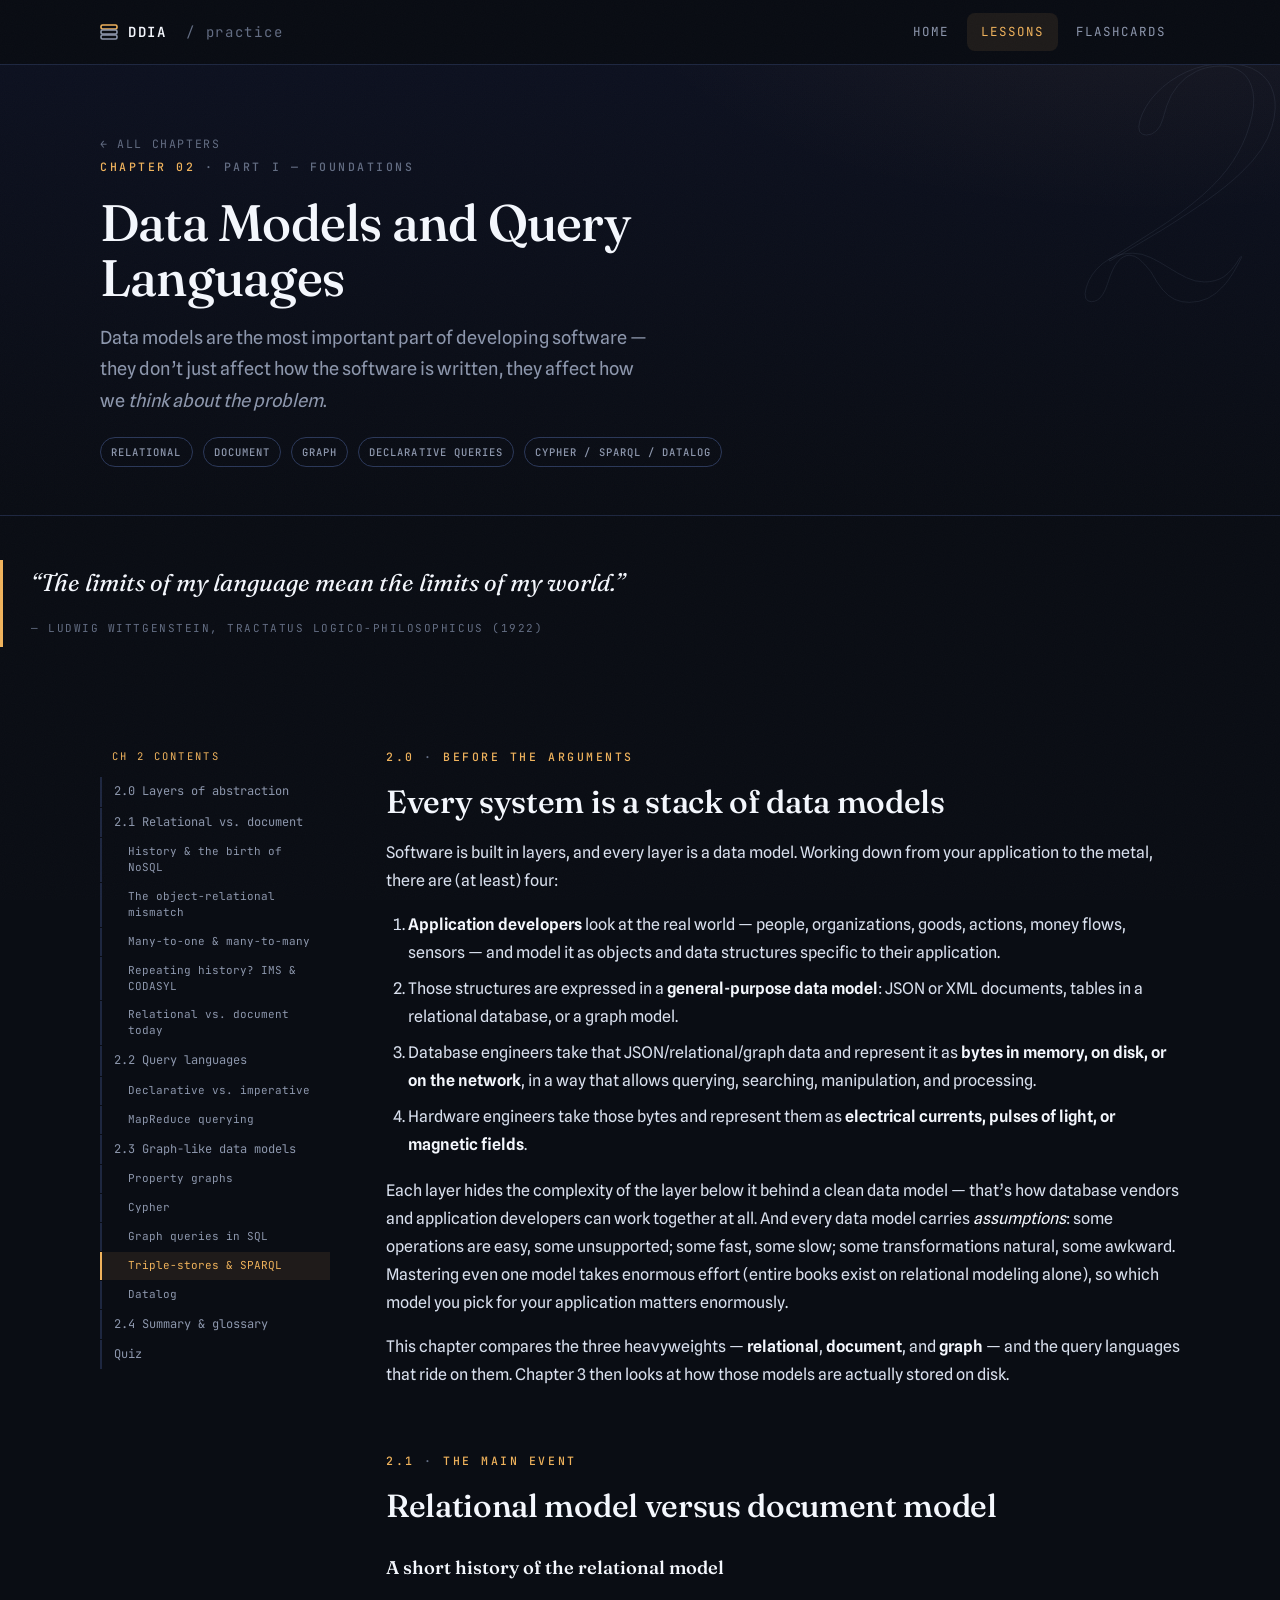
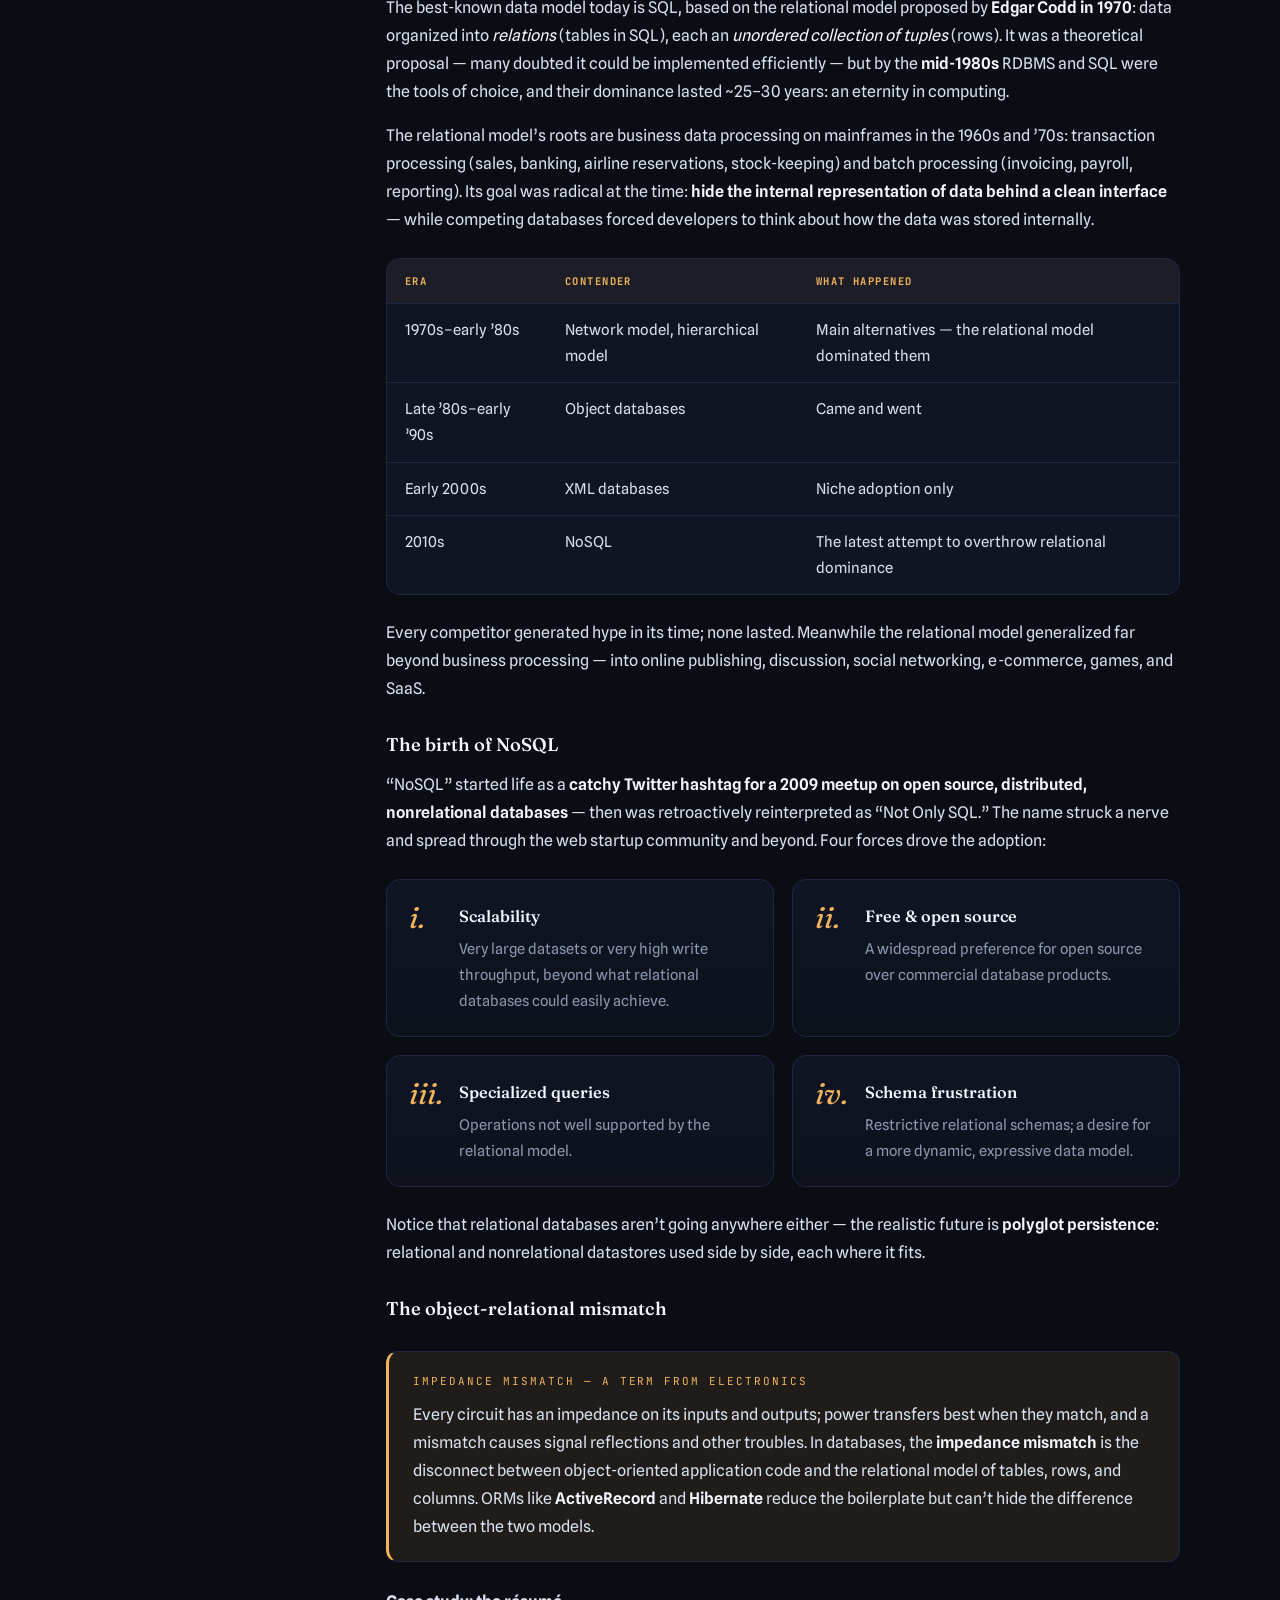
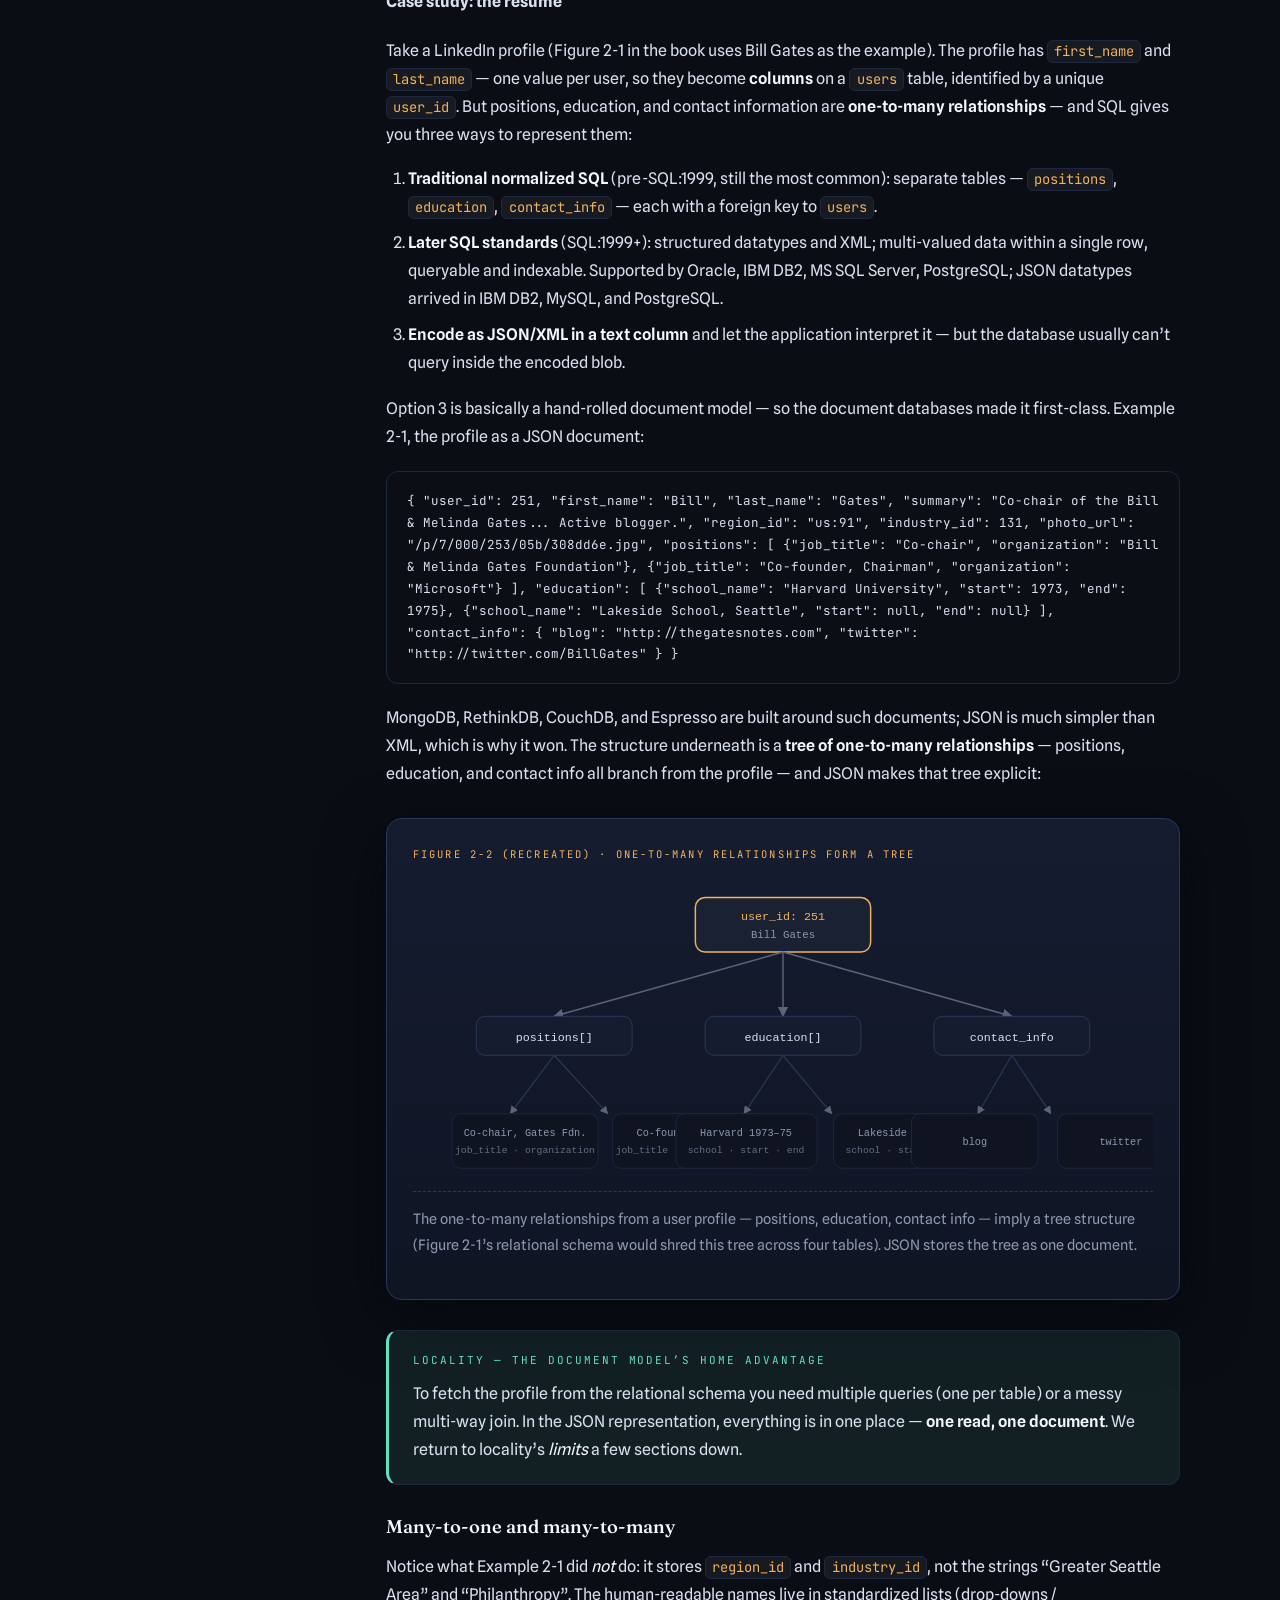
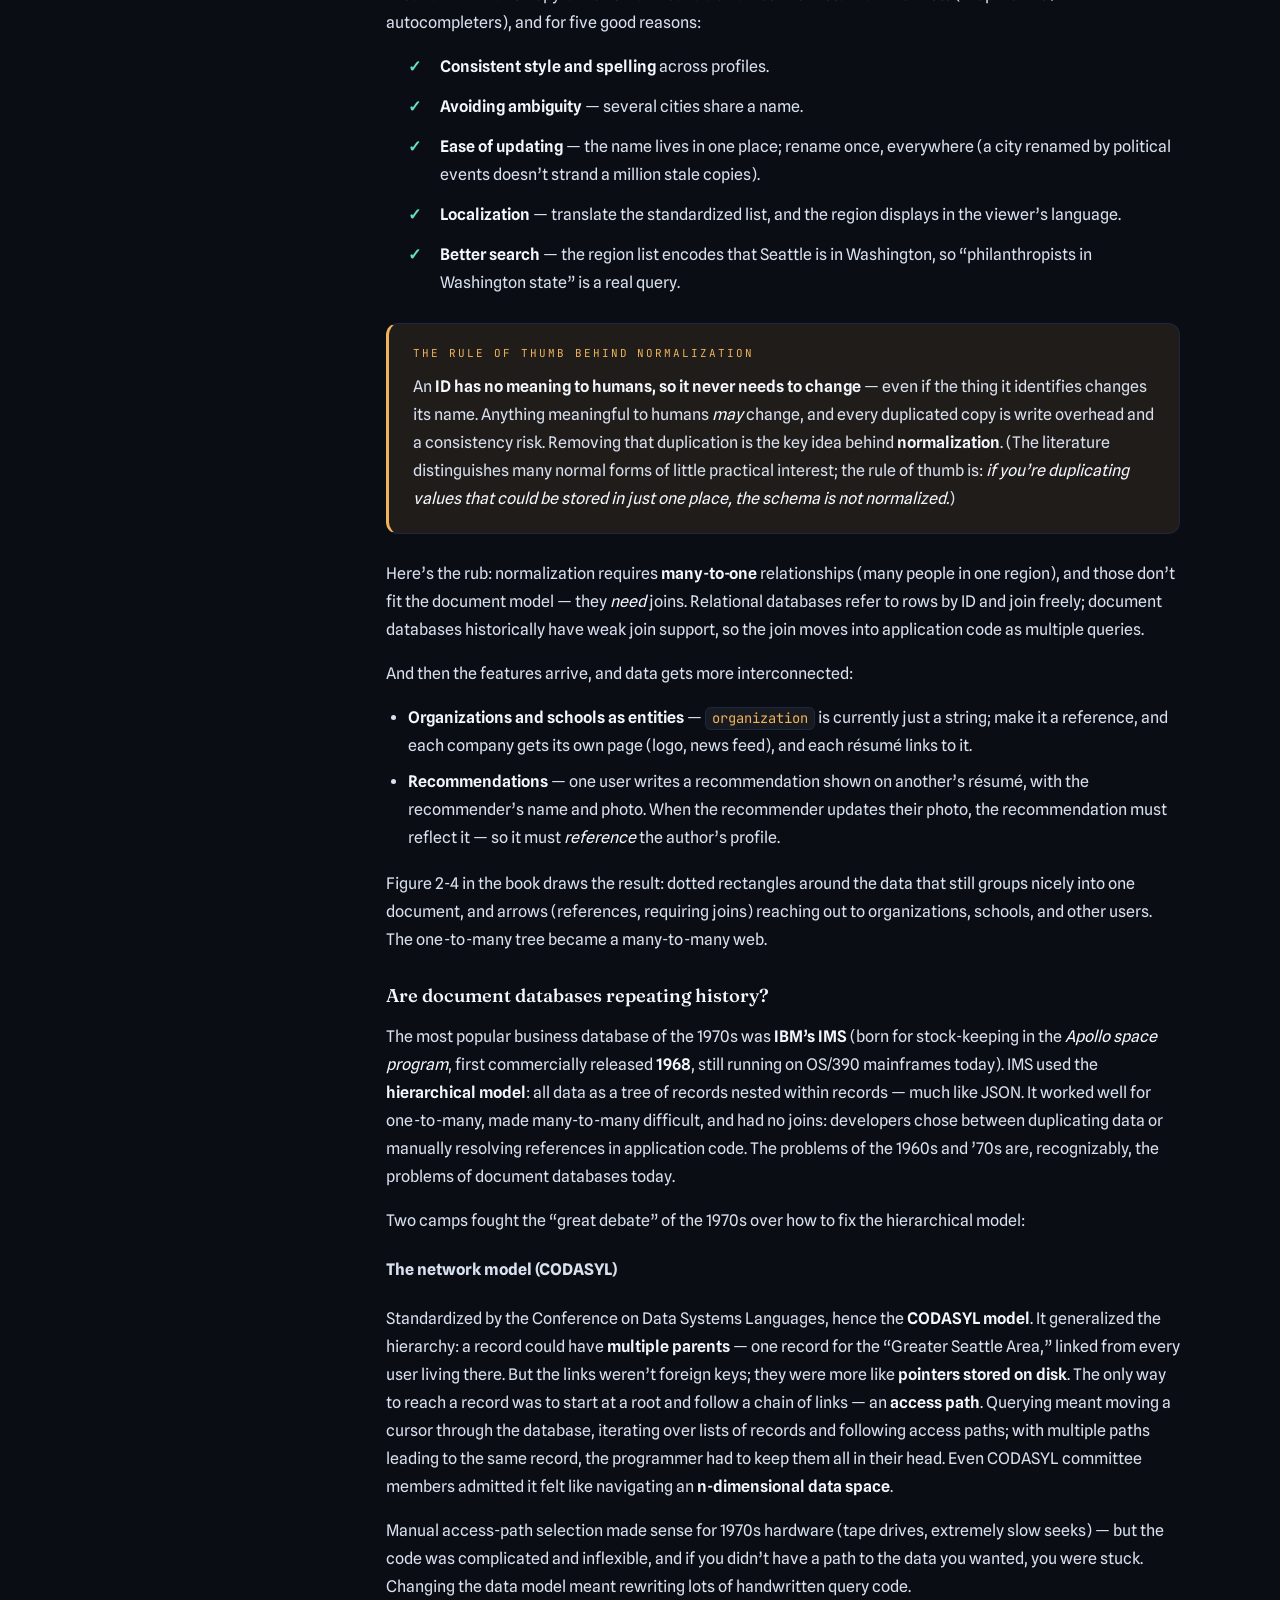
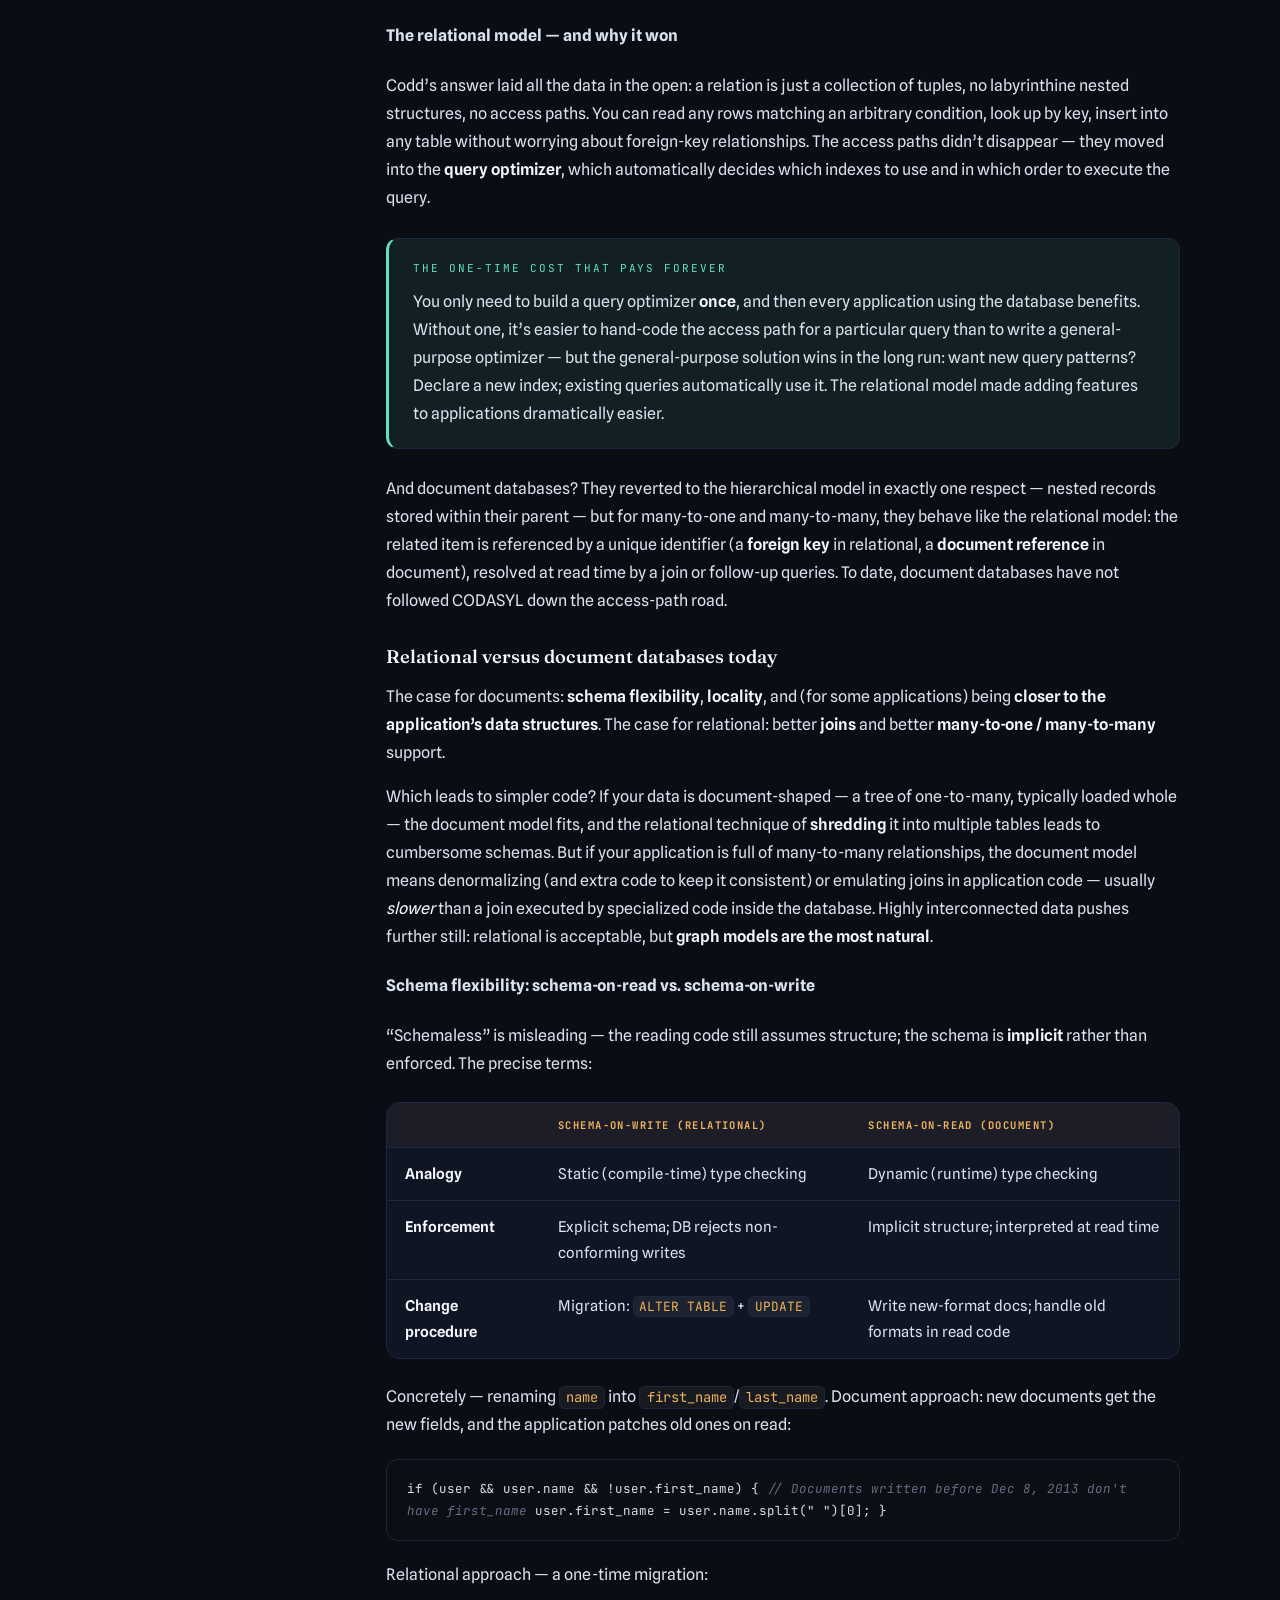
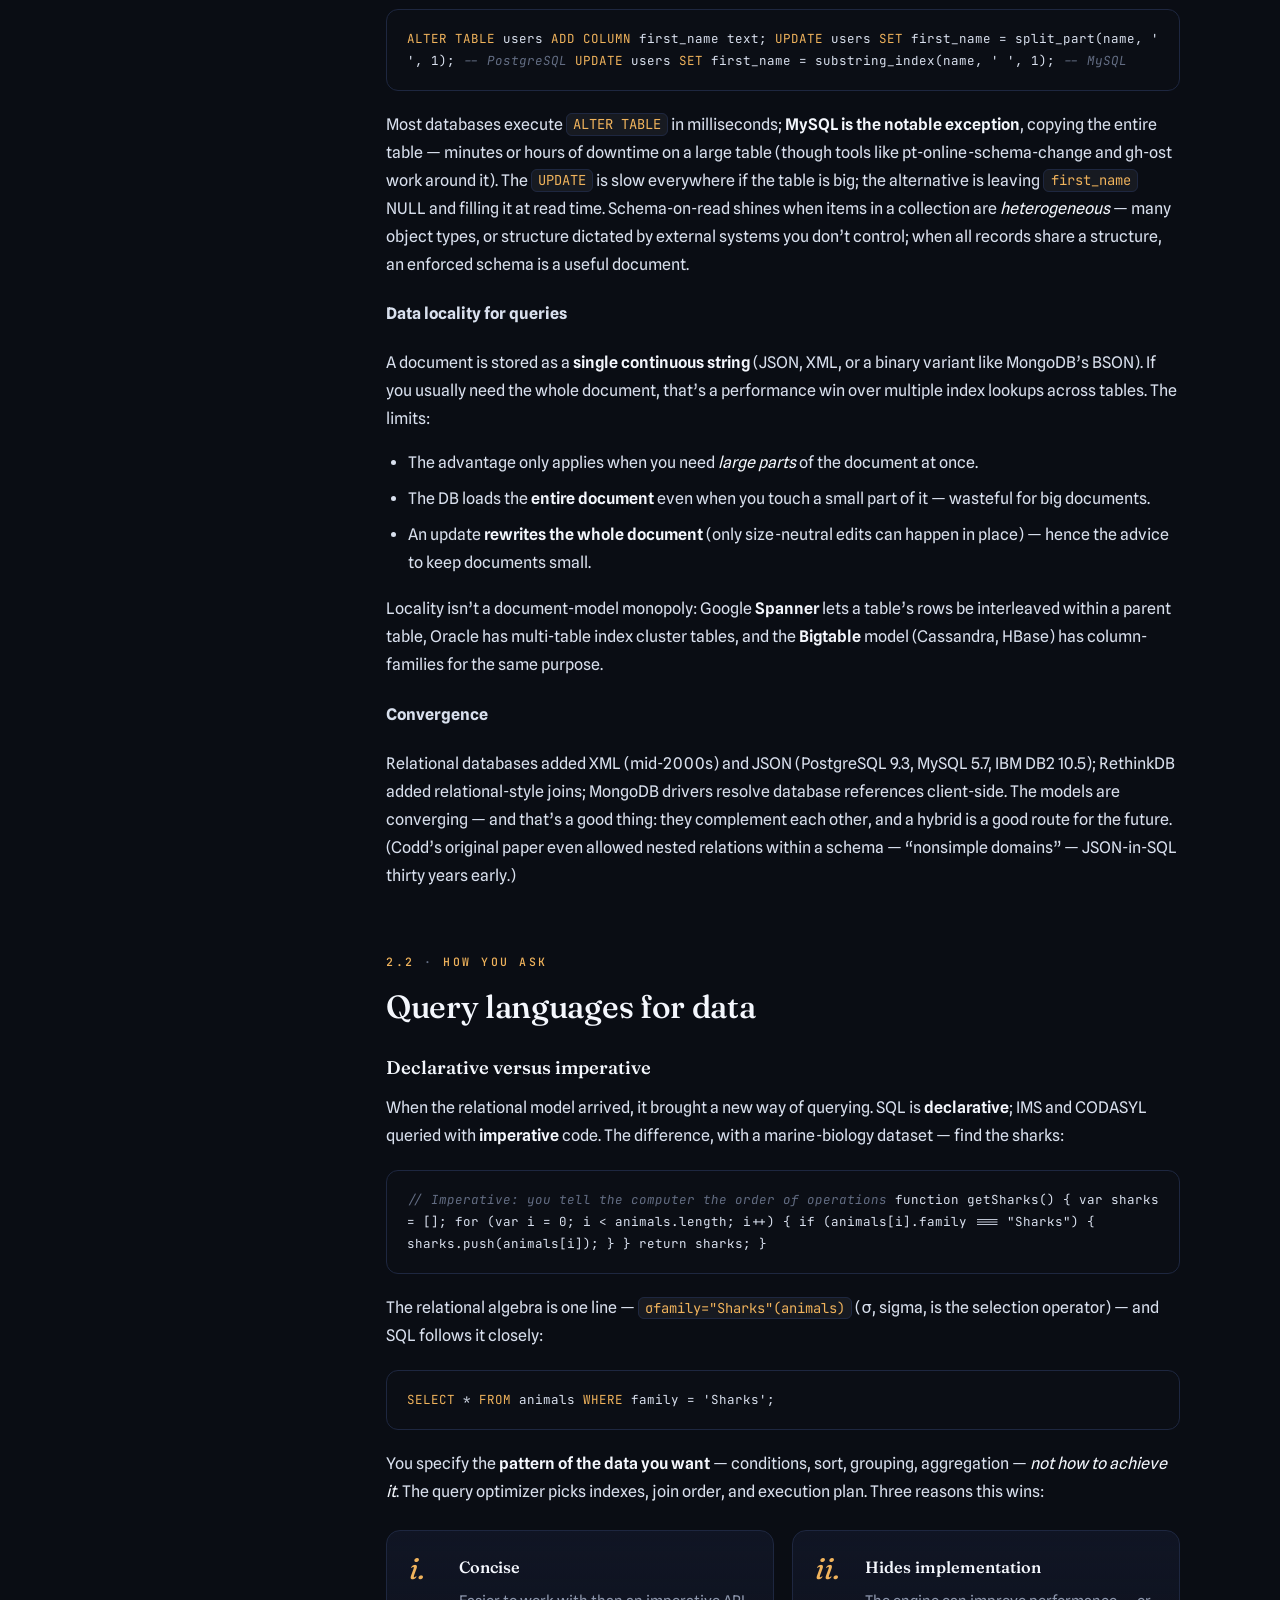
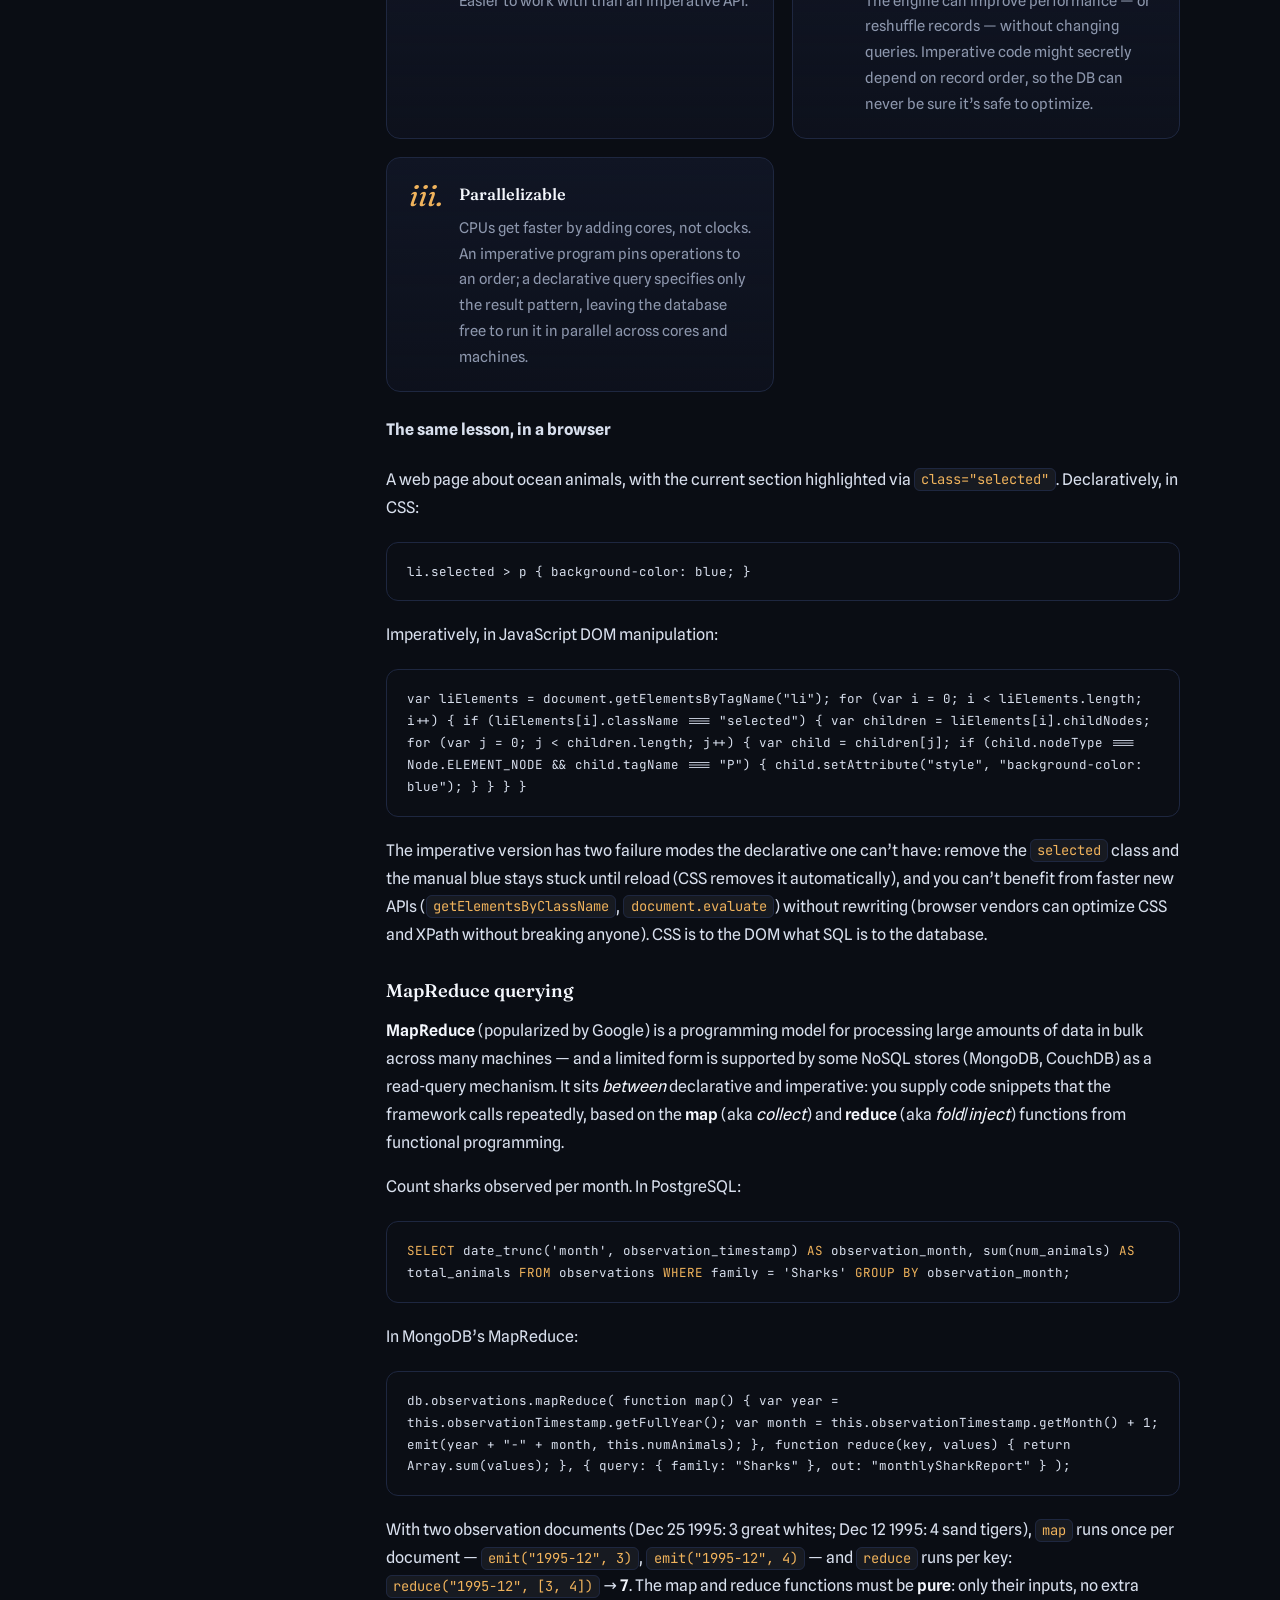
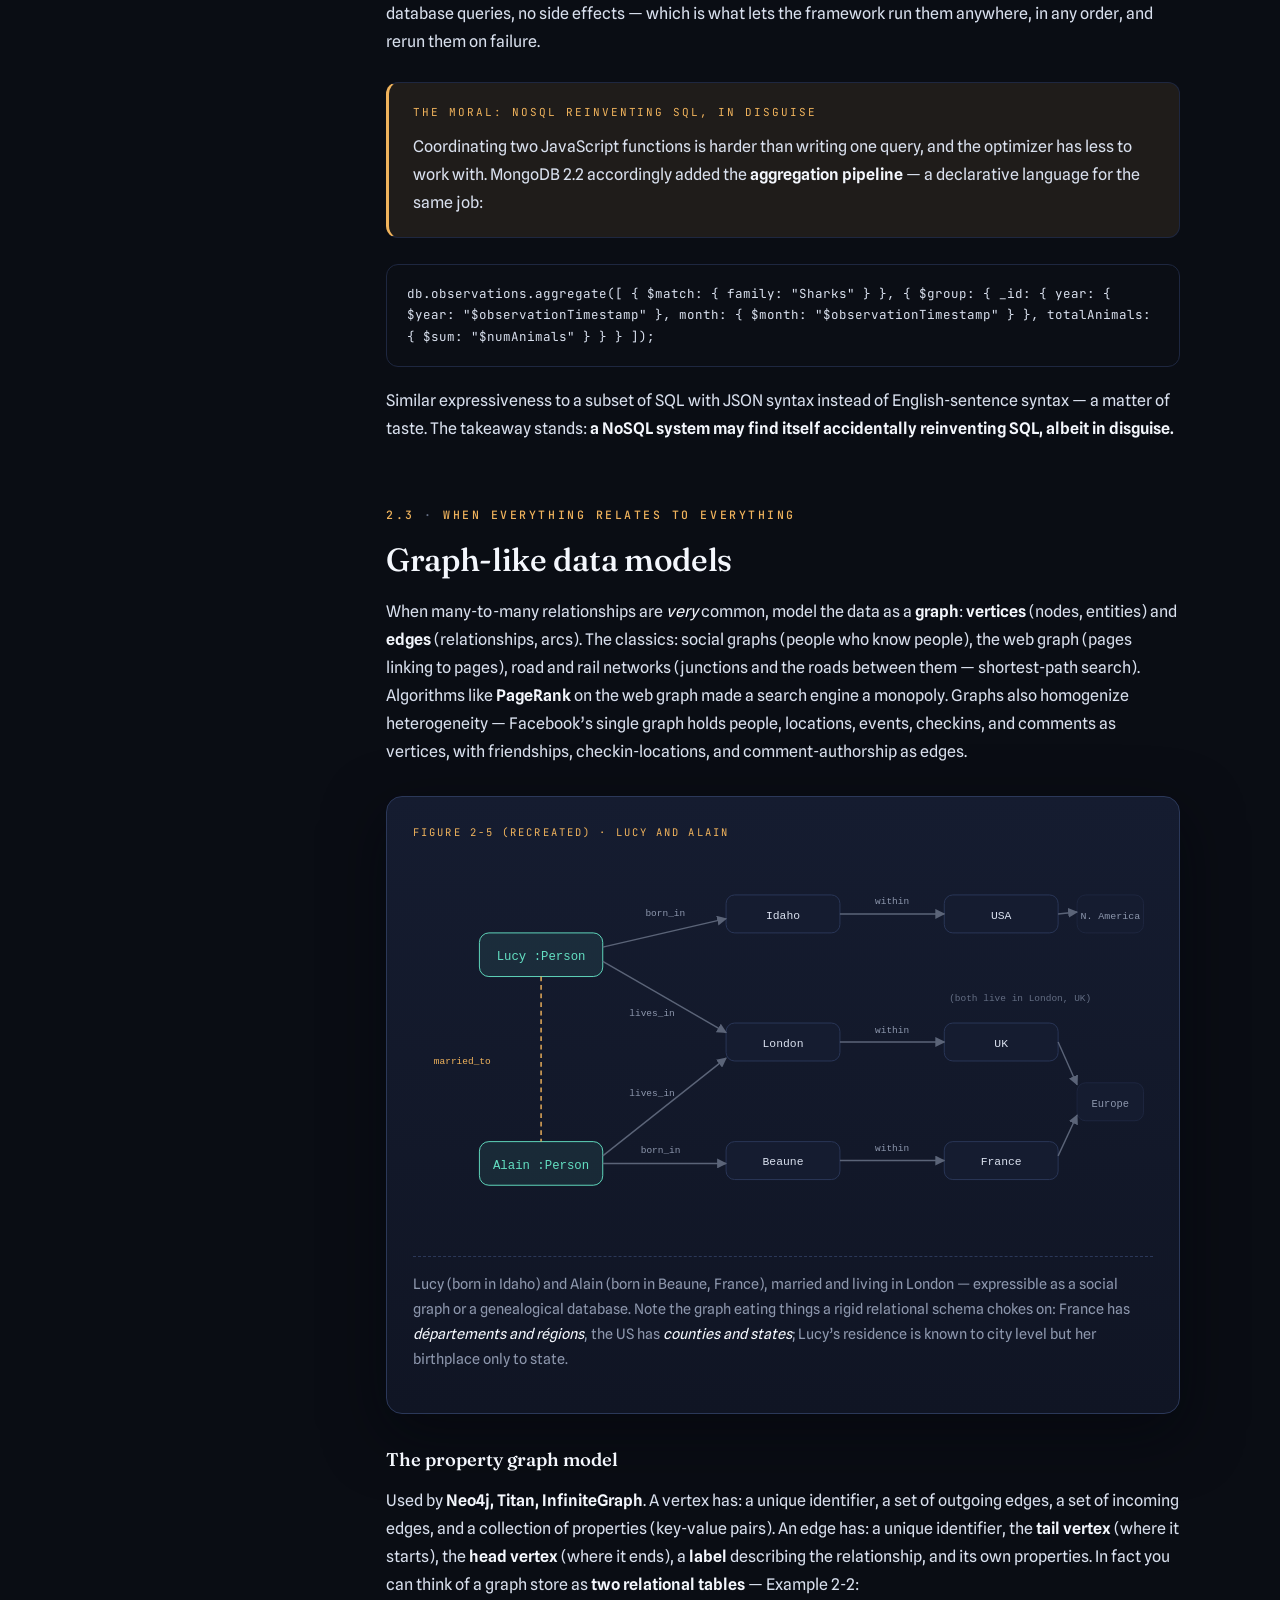
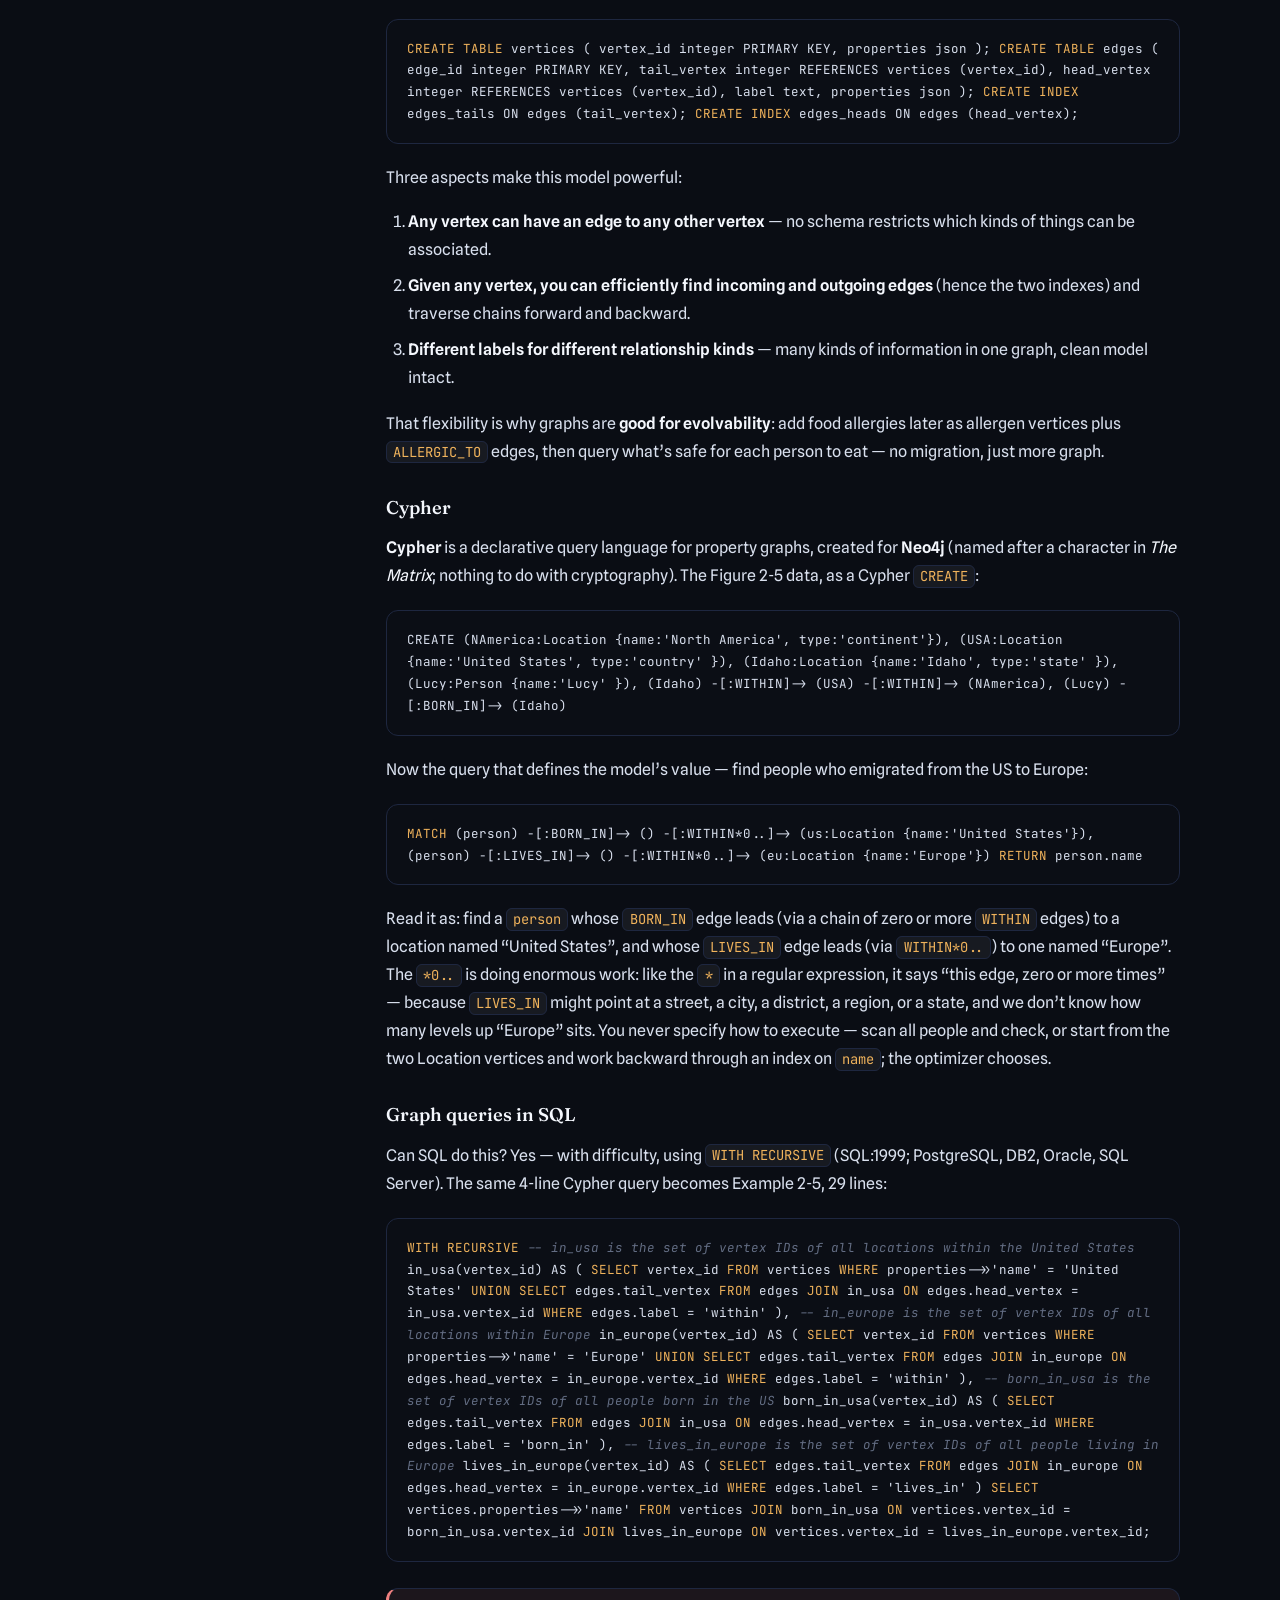
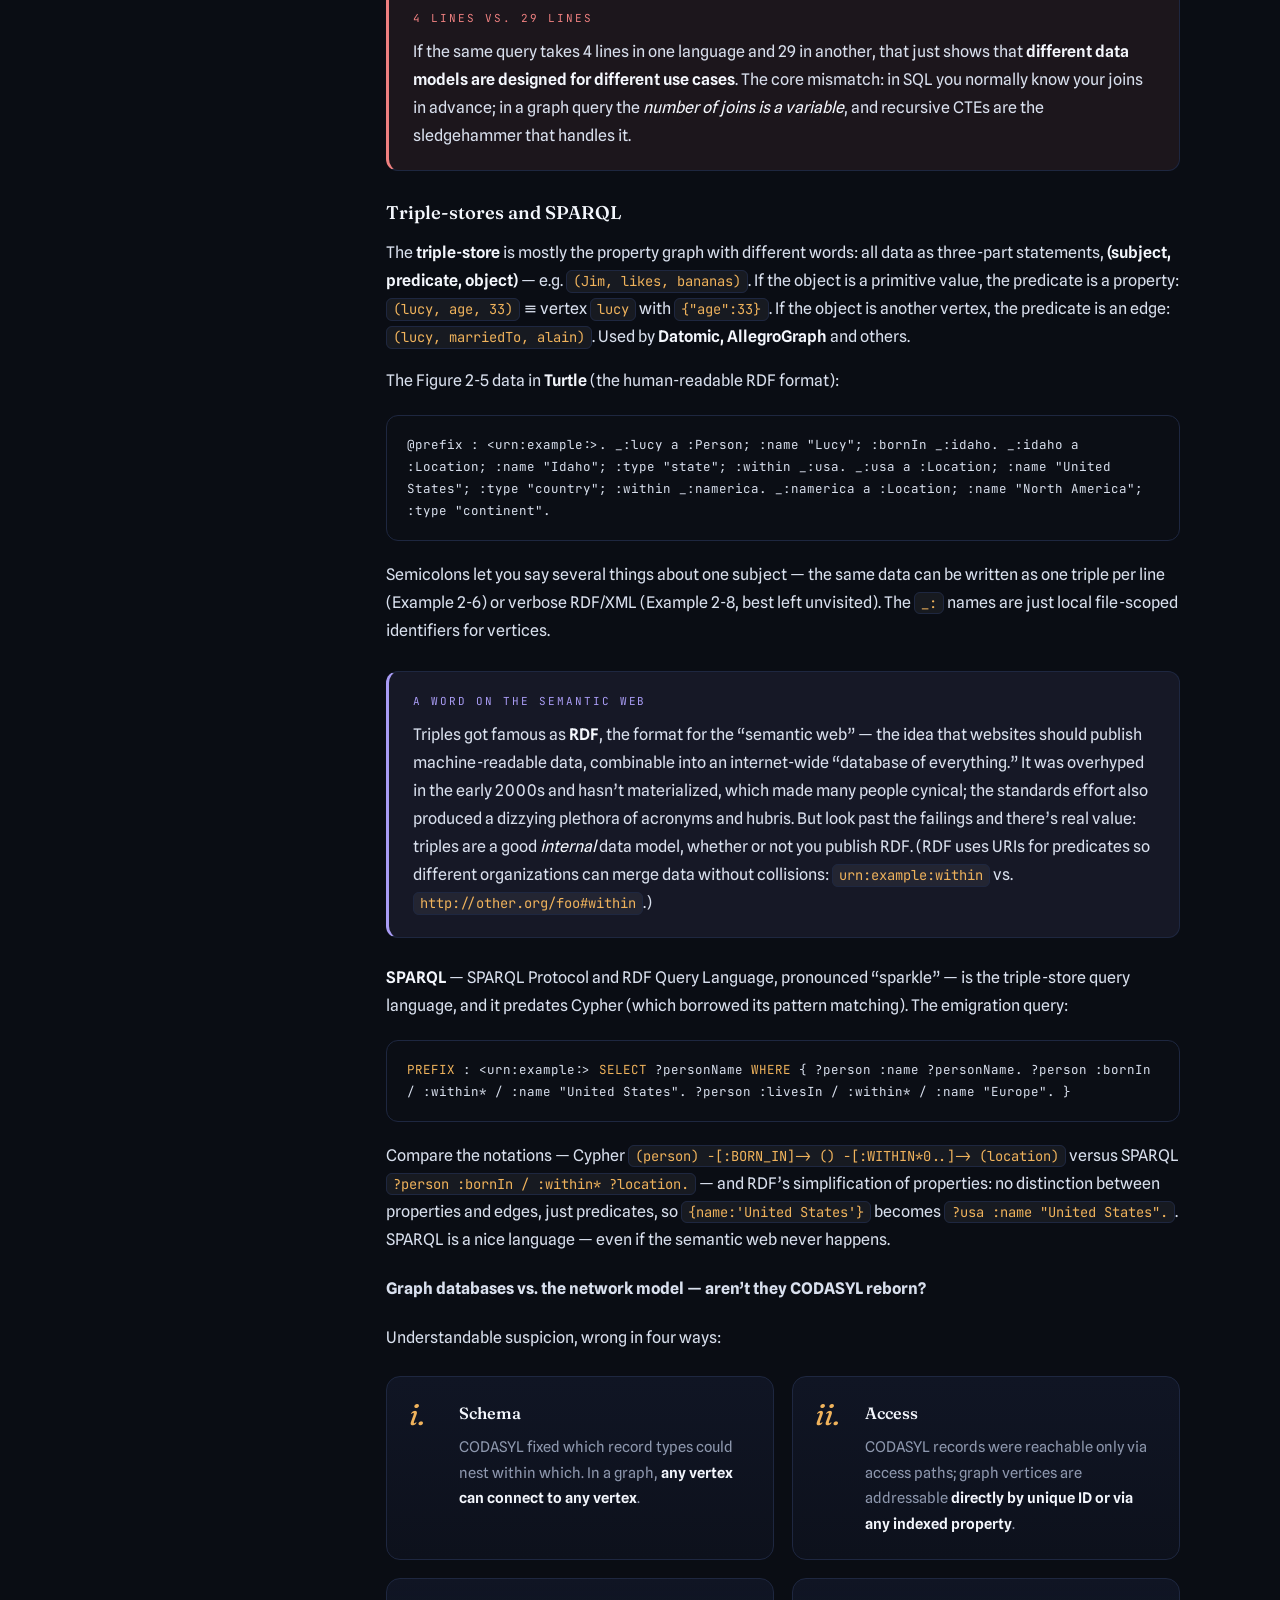
<file: lessons/chapter2.html>
<!doctype html>
<html lang="en">
<head>
  <meta charset="utf-8">
  <meta name="viewport" content="width=device-width, initial-scale=1">
  <title>Chapter 2 · Data Models and Query Languages — DDIA Practice</title>
  <meta name="description" content="A comprehensive study guide to Chapter 2 of Designing Data-Intensive Applications: relational vs document vs graph models, CODASYL and access paths, schema-on-read, declarative query languages, MapReduce, Cypher, SPARQL, and Datalog.">
  <link rel="icon" href="data:image/svg+xml,%3Csvg xmlns='http://www.w3.org/2000/svg' viewBox='0 0 32 32'%3E%3Crect width='32' height='32' rx='7' fill='%230a0d14'/%3E%3Cpath d='M16 6l9 10-9 10-9-10z' fill='%23f0b35c'/%3E%3C/svg%3E">
  <link rel="preconnect" href="https://fonts.googleapis.com">
  <link rel="preconnect" href="https://fonts.gstatic.com" crossorigin>
  <link href="https://fonts.googleapis.com/css2?family=Fraunces:ital,opsz,wght@0,9..144,300..700;1,9..144,300..700&family=Spline+Sans:wght@300..700&family=JetBrains+Mono:wght@400..600&display=swap" rel="stylesheet">
  
  <script>document.documentElement.classList.add("js")</script>
  <link rel="stylesheet" href="../css/style.css">
</head>
<body data-active="lessons" class="is-lesson">

  <div class="reading-progress" id="readingProgress" aria-hidden="true"></div>

  <header class="nav">
    <div class="container nav-inner">
      <a class="brand" href="../index.html">
        <svg width="18" height="18" viewBox="0 0 18 18" fill="none" aria-hidden="true">
          <rect x="1" y="2" width="16" height="4" rx="1.5" stroke="#f0b35c" stroke-width="1.6"/>
          <rect x="1" y="7" width="16" height="4" rx="1.5" stroke="#8d97ad" stroke-width="1.6"/>
          <rect x="1" y="12" width="16" height="4" rx="1.5" stroke="#8d97ad" stroke-width="1.6"/>
        </svg>
        DDIA&nbsp;<span class="dim">/ practice</span>
      </a>
      <nav class="nav-links" aria-label="Main">
        <a href="../index.html" data-nav="home">Home</a>
        <a href="../index.html#lessons" data-nav="lessons">Lessons</a>
        <a href="../flashcards.html" data-nav="flashcards">Flashcards</a>
      </nav>
    </div>
  </header>

  <main>

    <div class="lesson-hero">
      <span class="lesson-hero-num" aria-hidden="true">2</span>
      <div class="container">
        <a class="crumb" href="../index.html#lessons">← All chapters</a>
        <p class="kicker">Chapter 02 <span class="dim">· Part I — Foundations</span></p>
        <h1>Data Models and Query Languages</h1>
        <p class="lede">Data models are the most important part of developing software — they don’t just affect how the software is written, they affect how we <em>think about the problem</em>.</p>
        <div class="lesson-meta">
          <span class="chip">Relational</span>
          <span class="chip">Document</span>
          <span class="chip">Graph</span>
          <span class="chip">Declarative queries</span>
          <span class="chip">Cypher / SPARQL / Datalog</span>
        </div>
      </div>
    </div>

    <div class="pullquote container">
      <p>“The limits of my language mean the limits of my world.”</p>
      <cite>— Ludwig Wittgenstein, Tractatus Logico-Philosophicus (1922)</cite>
    </div>

    <div class="chapter-layout container">

      <aside class="toc" aria-label="Chapter contents">
        <p class="toc-title">Ch 2 contents</p>
        <ul>
          <li><a href="#s-intro">2.0 Layers of abstraction</a></li>
          <li><a href="#s-relational">2.1 Relational vs. document</a></li>
          <li><a href="#s-history" class="sub">History &amp; the birth of NoSQL</a></li>
          <li><a href="#s-mismatch" class="sub">The object-relational mismatch</a></li>
          <li><a href="#s-many" class="sub">Many-to-one &amp; many-to-many</a></li>
          <li><a href="#s-repeating" class="sub">Repeating history? IMS &amp; CODASYL</a></li>
          <li><a href="#s-today" class="sub">Relational vs. document today</a></li>
          <li><a href="#s-query">2.2 Query languages</a></li>
          <li><a href="#s-declarative" class="sub">Declarative vs. imperative</a></li>
          <li><a href="#s-mapreduce" class="sub">MapReduce querying</a></li>
          <li><a href="#s-graph">2.3 Graph-like data models</a></li>
          <li><a href="#s-property" class="sub">Property graphs</a></li>
          <li><a href="#s-cypher" class="sub">Cypher</a></li>
          <li><a href="#s-sqlgraph" class="sub">Graph queries in SQL</a></li>
          <li><a href="#s-triple" class="sub">Triple-stores &amp; SPARQL</a></li>
          <li><a href="#s-datalog" class="sub">Datalog</a></li>
          <li><a href="#s-summary">2.4 Summary &amp; glossary</a></li>
          <li><a href="#quiz-section">Quiz</a></li>
        </ul>
      </aside>

      <div class="lesson-body">

        <!-- ================= 2.0 ================= -->
        <section class="block reveal" id="s-intro">
          <p class="kicker">2.0 <span class="dim">·</span> Before the arguments</p>
          <h2>Every system is a stack of data models</h2>
          <p>Software is built in layers, and every layer is a data model. Working down from your application to the metal, there are (at least) four:</p>
          <ol>
            <li><strong>Application developers</strong> look at the real world — people, organizations, goods, actions, money flows, sensors — and model it as objects and data structures specific to their application.</li>
            <li>Those structures are expressed in a <strong>general-purpose data model</strong>: JSON or XML documents, tables in a relational database, or a graph model.</li>
            <li>Database engineers take that JSON/relational/graph data and represent it as <strong>bytes in memory, on disk, or on the network</strong>, in a way that allows querying, searching, manipulation, and processing.</li>
            <li>Hardware engineers take those bytes and represent them as <strong>electrical currents, pulses of light, or magnetic fields</strong>.</li>
          </ol>
          <p>Each layer hides the complexity of the layer below it behind a clean data model — that’s how database vendors and application developers can work together at all. And every data model carries <em>assumptions</em>: some operations are easy, some unsupported; some fast, some slow; some transformations natural, some awkward. Mastering even one model takes enormous effort (entire books exist on relational modeling alone), so which model you pick for your application matters enormously.</p>
          <p>This chapter compares the three heavyweights — <strong>relational</strong>, <strong>document</strong>, and <strong>graph</strong> — and the query languages that ride on them. Chapter 3 then looks at how those models are actually stored on disk.</p>
        </section>

        <!-- ================= 2.1 ================= -->
        <section class="block reveal" id="s-relational">
          <p class="kicker">2.1 <span class="dim">·</span> The main event</p>
          <h2>Relational model versus document model</h2>

          <h3 id="s-history">A short history of the relational model</h3>
          <p>The best-known data model today is SQL, based on the relational model proposed by <strong>Edgar Codd in 1970</strong>: data organized into <em>relations</em> (tables in SQL), each an <em>unordered collection of tuples</em> (rows). It was a theoretical proposal — many doubted it could be implemented efficiently — but by the <strong>mid-1980s</strong> RDBMS and SQL were the tools of choice, and their dominance lasted ~25–30 years: an eternity in computing.</p>
          <p>The relational model’s roots are business data processing on mainframes in the 1960s and ’70s: transaction processing (sales, banking, airline reservations, stock-keeping) and batch processing (invoicing, payroll, reporting). Its goal was radical at the time: <strong>hide the internal representation of data behind a clean interface</strong> — while competing databases forced developers to think about how the data was stored internally.</p>
          <div class="table-wrap">
            <table>
              <thead>
                <tr><th>Era</th><th>Contender</th><th>What happened</th></tr>
              </thead>
              <tbody>
                <tr><td>1970s–early ’80s</td><td>Network model, hierarchical model</td><td>Main alternatives — the relational model dominated them</td></tr>
                <tr><td>Late ’80s–early ’90s</td><td>Object databases</td><td>Came and went</td></tr>
                <tr><td>Early 2000s</td><td>XML databases</td><td>Niche adoption only</td></tr>
                <tr><td>2010s</td><td>NoSQL</td><td>The latest attempt to overthrow relational dominance</td></tr>
              </tbody>
            </table>
          </div>
          <p>Every competitor generated hype in its time; none lasted. Meanwhile the relational model generalized far beyond business processing — into online publishing, discussion, social networking, e-commerce, games, and SaaS.</p>

          <h3 id="s-history2">The birth of NoSQL</h3>
          <p>“NoSQL” started life as a <strong>catchy Twitter hashtag for a 2009 meetup on open source, distributed, nonrelational databases</strong> — then was retroactively reinterpreted as “Not Only SQL.” The name struck a nerve and spread through the web startup community and beyond. Four forces drove the adoption:</p>
          <div class="num-grid">
            <div class="num-card"><span class="n">i.</span><div><h4>Scalability</h4><p>Very large datasets or very high write throughput, beyond what relational databases could easily achieve.</p></div></div>
            <div class="num-card"><span class="n">ii.</span><div><h4>Free &amp; open source</h4><p>A widespread preference for open source over commercial database products.</p></div></div>
            <div class="num-card"><span class="n">iii.</span><div><h4>Specialized queries</h4><p>Operations not well supported by the relational model.</p></div></div>
            <div class="num-card"><span class="n">iv.</span><div><h4>Schema frustration</h4><p>Restrictive relational schemas; a desire for a more dynamic, expressive data model.</p></div></div>
          </div>
          <p>Notice that relational databases aren’t going anywhere either — the realistic future is <strong>polyglot persistence</strong>: relational and nonrelational datastores used side by side, each where it fits.</p>

          <h3 id="s-mismatch">The object-relational mismatch</h3>
          <div class="callout">
            <p class="callout-title">Impedance mismatch — a term from electronics</p>
            <p>Every circuit has an impedance on its inputs and outputs; power transfers best when they match, and a mismatch causes signal reflections and other troubles. In databases, the <strong>impedance mismatch</strong> is the disconnect between object-oriented application code and the relational model of tables, rows, and columns. ORMs like <strong>ActiveRecord</strong> and <strong>Hibernate</strong> reduce the boilerplate but can’t hide the difference between the two models.</p>
          </div>

          <h4>Case study: the résumé</h4>
          <p>Take a LinkedIn profile (Figure 2-1 in the book uses Bill Gates as the example). The profile has <code>first_name</code> and <code>last_name</code> — one value per user, so they become <strong>columns</strong> on a <code>users</code> table, identified by a unique <code>user_id</code>. But positions, education, and contact information are <strong>one-to-many relationships</strong> — and SQL gives you three ways to represent them:</p>
          <ol>
            <li><strong>Traditional normalized SQL</strong> (pre-SQL:1999, still the most common): separate tables — <code>positions</code>, <code>education</code>, <code>contact_info</code> — each with a foreign key to <code>users</code>.</li>
            <li><strong>Later SQL standards</strong> (SQL:1999+): structured datatypes and XML; multi-valued data within a single row, queryable and indexable. Supported by Oracle, IBM DB2, MS SQL Server, PostgreSQL; JSON datatypes arrived in IBM DB2, MySQL, and PostgreSQL.</li>
            <li><strong>Encode as JSON/XML in a text column</strong> and let the application interpret it — but the database usually can’t query inside the encoded blob.</li>
          </ol>
          <p>Option 3 is basically a hand-rolled document model — so the document databases made it first-class. Example 2-1, the profile as a JSON document:</p>
          <div class="code-block">{
  "user_id":     251,
  "first_name":  "Bill",
  "last_name":   "Gates",
  "summary":     "Co-chair of the Bill &amp; Melinda Gates... Active blogger.",
  "region_id":   "us:91",
  "industry_id": 131,
  "photo_url":   "/p/7/000/253/05b/308dd6e.jpg",
  "positions": [
    {"job_title": "Co-chair", "organization": "Bill &amp; Melinda Gates Foundation"},
    {"job_title": "Co-founder, Chairman", "organization": "Microsoft"}
  ],
  "education": [
    {"school_name": "Harvard University",       "start": 1973, "end": 1975},
    {"school_name": "Lakeside School, Seattle", "start": null, "end": null}
  ],
  "contact_info": {
    "blog":    "http://thegatesnotes.com",
    "twitter": "http://twitter.com/BillGates"
  }
}</div>
          <p>MongoDB, RethinkDB, CouchDB, and Espresso are built around such documents; JSON is much simpler than XML, which is why it won. The structure underneath is a <strong>tree of one-to-many relationships</strong> — positions, education, and contact info all branch from the profile — and JSON makes that tree explicit:</p>

          <div class="figure">
            <p class="fig-head">Figure 2-2 (recreated) · One-to-many relationships form a tree</p>
            <svg viewBox="0 0 760 320" role="img" aria-label="A user profile as a tree: user 251 branches into positions, education, and contact info" style="width:100%;height:auto;display:block">
              <defs>
                <marker id="arr" viewBox="0 0 10 10" refX="9" refY="5" markerWidth="7" markerHeight="7" orient="auto-start-reverse">
                  <path d="M0,0 L10,5 L0,10 z" fill="#5b6478"/>
                </marker>
              </defs>
              <rect x="290" y="18" width="180" height="56" rx="10" fill="#1a2133" stroke="#f0b35c" stroke-width="1.5"/>
              <text x="380" y="41" text-anchor="middle" fill="#f0b35c" font-family="monospace" font-size="12">user_id: 251</text>
              <text x="380" y="60" text-anchor="middle" fill="#8d97ad" font-family="monospace" font-size="11">Bill Gates</text>

              <line x1="380" y1="74" x2="145" y2="140" stroke="#5b6478" stroke-width="1.5" marker-end="url(#arr)"/>
              <line x1="380" y1="74" x2="380" y2="140" stroke="#5b6478" stroke-width="1.5" marker-end="url(#arr)"/>
              <line x1="380" y1="74" x2="615" y2="140" stroke="#5b6478" stroke-width="1.5" marker-end="url(#arr)"/>

              <rect x="65" y="140" width="160" height="40" rx="9" fill="#151c30" stroke="#2b3859"/>
              <text x="145" y="165" text-anchor="middle" fill="#d9e0ee" font-family="monospace" font-size="12">positions[]</text>
              <rect x="300" y="140" width="160" height="40" rx="9" fill="#151c30" stroke="#2b3859"/>
              <text x="380" y="165" text-anchor="middle" fill="#d9e0ee" font-family="monospace" font-size="12">education[]</text>
              <rect x="535" y="140" width="160" height="40" rx="9" fill="#151c30" stroke="#2b3859"/>
              <text x="615" y="165" text-anchor="middle" fill="#d9e0ee" font-family="monospace" font-size="12">contact_info</text>

              <line x1="145" y1="180" x2="100" y2="240" stroke="#2b3859" stroke-width="1.2" marker-end="url(#arr)"/>
              <line x1="145" y1="180" x2="200" y2="240" stroke="#2b3859" stroke-width="1.2" marker-end="url(#arr)"/>
              <rect x="40" y="240" width="150" height="56" rx="9" fill="#0f1420" stroke="#1e2740"/>
              <text x="115" y="263" text-anchor="middle" fill="#8d97ad" font-family="monospace" font-size="10.5">Co-chair, Gates Fdn.</text>
              <text x="115" y="280" text-anchor="middle" fill="#636d83" font-family="monospace" font-size="10">job_title · organization</text>
              <rect x="205" y="240" width="150" height="56" rx="9" fill="#0f1420" stroke="#1e2740"/>
              <text x="280" y="263" text-anchor="middle" fill="#8d97ad" font-family="monospace" font-size="10.5">Co-founder, MSFT</text>
              <text x="280" y="280" text-anchor="middle" fill="#636d83" font-family="monospace" font-size="10">job_title · organization</text>

              <line x1="380" y1="180" x2="340" y2="240" stroke="#2b3859" stroke-width="1.2" marker-end="url(#arr)"/>
              <line x1="380" y1="180" x2="430" y2="240" stroke="#2b3859" stroke-width="1.2" marker-end="url(#arr)"/>
              <rect x="270" y="240" width="145" height="56" rx="9" fill="#0f1420" stroke="#1e2740"/>
              <text x="342" y="263" text-anchor="middle" fill="#8d97ad" font-family="monospace" font-size="10.5">Harvard 1973–75</text>
              <text x="342" y="280" text-anchor="middle" fill="#636d83" font-family="monospace" font-size="10">school · start · end</text>
              <rect x="432" y="240" width="145" height="56" rx="9" fill="#0f1420" stroke="#1e2740"/>
              <text x="504" y="263" text-anchor="middle" fill="#8d97ad" font-family="monospace" font-size="10.5">Lakeside School</text>
              <text x="504" y="280" text-anchor="middle" fill="#636d83" font-family="monospace" font-size="10">school · start · end</text>

              <line x1="615" y1="180" x2="580" y2="240" stroke="#2b3859" stroke-width="1.2" marker-end="url(#arr)"/>
              <line x1="615" y1="180" x2="655" y2="240" stroke="#2b3859" stroke-width="1.2" marker-end="url(#arr)"/>
              <rect x="512" y="240" width="130" height="56" rx="9" fill="#0f1420" stroke="#1e2740"/>
              <text x="577" y="272" text-anchor="middle" fill="#8d97ad" font-family="monospace" font-size="10.5">blog</text>
              <rect x="662" y="240" width="130" height="56" rx="9" fill="#0f1420" stroke="#1e2740"/>
              <text x="727" y="272" text-anchor="middle" fill="#8d97ad" font-family="monospace" font-size="10.5">twitter</text>
            </svg>
            <p class="fig-caption">The one-to-many relationships from a user profile — positions, education, contact info — imply a tree structure (Figure 2-1’s relational schema would shred this tree across four tables). JSON stores the tree as one document.</p>
          </div>

          <div class="callout note">
            <p class="callout-title">Locality — the document model’s home advantage</p>
            <p>To fetch the profile from the relational schema you need multiple queries (one per table) or a messy multi-way join. In the JSON representation, everything is in one place — <strong>one read, one document</strong>. We return to locality’s <em>limits</em> a few sections down.</p>
          </div>

          <h3 id="s-many">Many-to-one and many-to-many</h3>
          <p>Notice what Example 2-1 did <em>not</em> do: it stores <code>region_id</code> and <code>industry_id</code>, not the strings “Greater Seattle Area” and “Philanthropy”. The human-readable names live in standardized lists (drop-downs / autocompleters), and for five good reasons:</p>
          <ul class="checklist">
            <li><strong>Consistent style and spelling</strong> across profiles.</li>
            <li><strong>Avoiding ambiguity</strong> — several cities share a name.</li>
            <li><strong>Ease of updating</strong> — the name lives in one place; rename once, everywhere (a city renamed by political events doesn’t strand a million stale copies).</li>
            <li><strong>Localization</strong> — translate the standardized list, and the region displays in the viewer’s language.</li>
            <li><strong>Better search</strong> — the region list encodes that Seattle is in Washington, so “philanthropists in Washington state” is a real query.</li>
          </ul>
          <div class="callout">
            <p class="callout-title">The rule of thumb behind normalization</p>
            <p>An <strong>ID has no meaning to humans, so it never needs to change</strong> — even if the thing it identifies changes its name. Anything meaningful to humans <em>may</em> change, and every duplicated copy is write overhead and a consistency risk. Removing that duplication is the key idea behind <strong>normalization</strong>. (The literature distinguishes many normal forms of little practical interest; the rule of thumb is: <em>if you’re duplicating values that could be stored in just one place, the schema is not normalized.</em>)</p>
          </div>
          <p>Here’s the rub: normalization requires <strong>many-to-one</strong> relationships (many people in one region), and those don’t fit the document model — they <em>need</em> joins. Relational databases refer to rows by ID and join freely; document databases historically have weak join support, so the join moves into application code as multiple queries.</p>
          <p>And then the features arrive, and data gets more interconnected:</p>
          <ul>
            <li><strong>Organizations and schools as entities</strong> — <code>organization</code> is currently just a string; make it a reference, and each company gets its own page (logo, news feed), and each résumé links to it.</li>
            <li><strong>Recommendations</strong> — one user writes a recommendation shown on another’s résumé, with the recommender’s name and photo. When the recommender updates their photo, the recommendation must reflect it — so it must <em>reference</em> the author’s profile.</li>
          </ul>
          <p>Figure 2-4 in the book draws the result: dotted rectangles around the data that still groups nicely into one document, and arrows (references, requiring joins) reaching out to organizations, schools, and other users. The one-to-many tree became a many-to-many web.</p>

          <h3 id="s-repeating">Are document databases repeating history?</h3>
          <p>The most popular business database of the 1970s was <strong>IBM’s IMS</strong> (born for stock-keeping in the <em>Apollo space program</em>, first commercially released <strong>1968</strong>, still running on OS/390 mainframes today). IMS used the <strong>hierarchical model</strong>: all data as a tree of records nested within records — much like JSON. It worked well for one-to-many, made many-to-many difficult, and had no joins: developers chose between duplicating data or manually resolving references in application code. The problems of the 1960s and ’70s are, recognizably, the problems of document databases today.</p>
          <p>Two camps fought the “great debate” of the 1970s over how to fix the hierarchical model:</p>

          <h4>The network model (CODASYL)</h4>
          <p>Standardized by the Conference on Data Systems Languages, hence the <strong>CODASYL model</strong>. It generalized the hierarchy: a record could have <strong>multiple parents</strong> — one record for the “Greater Seattle Area,” linked from every user living there. But the links weren’t foreign keys; they were more like <strong>pointers stored on disk</strong>. The only way to reach a record was to start at a root and follow a chain of links — an <strong>access path</strong>. Querying meant moving a cursor through the database, iterating over lists of records and following access paths; with multiple paths leading to the same record, the programmer had to keep them all in their head. Even CODASYL committee members admitted it felt like navigating an <strong>n-dimensional data space</strong>.</p>
          <p>Manual access-path selection made sense for 1970s hardware (tape drives, extremely slow seeks) — but the code was complicated and inflexible, and if you didn’t have a path to the data you wanted, you were stuck. Changing the data model meant rewriting lots of handwritten query code.</p>

          <h4>The relational model — and why it won</h4>
          <p>Codd’s answer laid all the data in the open: a relation is just a collection of tuples, no labyrinthine nested structures, no access paths. You can read any rows matching an arbitrary condition, look up by key, insert into any table without worrying about foreign-key relationships. The access paths didn’t disappear — they moved into the <strong>query optimizer</strong>, which automatically decides which indexes to use and in which order to execute the query.</p>
          <div class="callout note">
            <p class="callout-title">The one-time cost that pays forever</p>
            <p>You only need to build a query optimizer <strong>once</strong>, and then every application using the database benefits. Without one, it’s easier to hand-code the access path for a particular query than to write a general-purpose optimizer — but the general-purpose solution wins in the long run: want new query patterns? Declare a new index; existing queries automatically use it. The relational model made adding features to applications dramatically easier.</p>
          </div>
          <p>And document databases? They reverted to the hierarchical model in exactly one respect — nested records stored within their parent — but for many-to-one and many-to-many, they behave like the relational model: the related item is referenced by a unique identifier (a <strong>foreign key</strong> in relational, a <strong>document reference</strong> in document), resolved at read time by a join or follow-up queries. To date, document databases have not followed CODASYL down the access-path road.</p>

          <h3 id="s-today">Relational versus document databases today</h3>
          <p>The case for documents: <strong>schema flexibility</strong>, <strong>locality</strong>, and (for some applications) being <strong>closer to the application’s data structures</strong>. The case for relational: better <strong>joins</strong> and better <strong>many-to-one / many-to-many</strong> support.</p>
          <p>Which leads to simpler code? If your data is document-shaped — a tree of one-to-many, typically loaded whole — the document model fits, and the relational technique of <strong>shredding</strong> it into multiple tables leads to cumbersome schemas. But if your application is full of many-to-many relationships, the document model means denormalizing (and extra code to keep it consistent) or emulating joins in application code — usually <em>slower</em> than a join executed by specialized code inside the database. Highly interconnected data pushes further still: relational is acceptable, but <strong>graph models are the most natural</strong>.</p>

          <h4>Schema flexibility: schema-on-read vs. schema-on-write</h4>
          <p>“Schemaless” is misleading — the reading code still assumes structure; the schema is <strong>implicit</strong> rather than enforced. The precise terms:</p>
          <div class="table-wrap">
            <table>
              <thead>
                <tr><th></th><th>Schema-on-write (relational)</th><th>Schema-on-read (document)</th></tr>
              </thead>
              <tbody>
                <tr><td><strong>Analogy</strong></td><td>Static (compile-time) type checking</td><td>Dynamic (runtime) type checking</td></tr>
                <tr><td><strong>Enforcement</strong></td><td>Explicit schema; DB rejects non-conforming writes</td><td>Implicit structure; interpreted at read time</td></tr>
                <tr><td><strong>Change procedure</strong></td><td>Migration: <code>ALTER TABLE</code> + <code>UPDATE</code></td><td>Write new-format docs; handle old formats in read code</td></tr>
              </tbody>
            </table>
          </div>
          <p>Concretely — renaming <code>name</code> into <code>first_name</code>/<code>last_name</code>. Document approach: new documents get the new fields, and the application patches old ones on read:</p>
          <div class="code-block">if (user &amp;&amp; user.name &amp;&amp; !user.first_name) {
    <span class="cm">// Documents written before Dec 8, 2013 don't have first_name</span>
    user.first_name = user.name.split(" ")[0];
}</div>
          <p>Relational approach — a one-time migration:</p>
          <div class="code-block"><span class="kw">ALTER TABLE</span> users <span class="kw">ADD COLUMN</span> first_name text;
<span class="kw">UPDATE</span> users <span class="kw">SET</span> first_name = split_part(name, ' ', 1);       <span class="cm">-- PostgreSQL</span>
<span class="kw">UPDATE</span> users <span class="kw">SET</span> first_name = substring_index(name, ' ', 1); <span class="cm">-- MySQL</span></div>
          <p>Most databases execute <code>ALTER TABLE</code> in milliseconds; <strong>MySQL is the notable exception</strong>, copying the entire table — minutes or hours of downtime on a large table (though tools like pt-online-schema-change and gh-ost work around it). The <code>UPDATE</code> is slow everywhere if the table is big; the alternative is leaving <code>first_name</code> NULL and filling it at read time. Schema-on-read shines when items in a collection are <em>heterogeneous</em> — many object types, or structure dictated by external systems you don’t control; when all records share a structure, an enforced schema is a useful document.</p>

          <h4>Data locality for queries</h4>
          <p>A document is stored as a <strong>single continuous string</strong> (JSON, XML, or a binary variant like MongoDB’s BSON). If you usually need the whole document, that’s a performance win over multiple index lookups across tables. The limits:</p>
          <ul>
            <li>The advantage only applies when you need <em>large parts</em> of the document at once.</li>
            <li>The DB loads the <strong>entire document</strong> even when you touch a small part of it — wasteful for big documents.</li>
            <li>An update <strong>rewrites the whole document</strong> (only size-neutral edits can happen in place) — hence the advice to keep documents small.</li>
          </ul>
          <p>Locality isn’t a document-model monopoly: Google <strong>Spanner</strong> lets a table’s rows be interleaved within a parent table, Oracle has multi-table index cluster tables, and the <strong>Bigtable</strong> model (Cassandra, HBase) has column-families for the same purpose.</p>

          <h4>Convergence</h4>
          <p>Relational databases added XML (mid-2000s) and JSON (PostgreSQL 9.3, MySQL 5.7, IBM DB2 10.5); RethinkDB added relational-style joins; MongoDB drivers resolve database references client-side. The models are converging — and that’s a good thing: they complement each other, and a hybrid is a good route for the future. (Codd’s original paper even allowed nested relations within a schema — “nonsimple domains” — JSON-in-SQL thirty years early.)</p>
        </section>

        <!-- ================= 2.2 ================= -->
        <section class="block reveal" id="s-query">
          <p class="kicker">2.2 <span class="dim">·</span> How you ask</p>
          <h2>Query languages for data</h2>

          <h3 id="s-declarative">Declarative versus imperative</h3>
          <p>When the relational model arrived, it brought a new way of querying. SQL is <strong>declarative</strong>; IMS and CODASYL queried with <strong>imperative</strong> code. The difference, with a marine-biology dataset — find the sharks:</p>
          <div class="code-block"><span class="cm">// Imperative: you tell the computer the order of operations</span>
function getSharks() {
    var sharks = [];
    for (var i = 0; i &lt; animals.length; i++) {
        if (animals[i].family === "Sharks") {
            sharks.push(animals[i]);
        }
    }
    return sharks;
}</div>
          <p>The relational algebra is one line — <code>σfamily="Sharks"(animals)</code> (σ, sigma, is the selection operator) — and SQL follows it closely:</p>
          <div class="code-block"><span class="kw">SELECT</span> * <span class="kw">FROM</span> animals <span class="kw">WHERE</span> family = 'Sharks';</div>
          <p>You specify the <strong>pattern of the data you want</strong> — conditions, sort, grouping, aggregation — <em>not how to achieve it</em>. The query optimizer picks indexes, join order, and execution plan. Three reasons this wins:</p>
          <div class="num-grid">
            <div class="num-card"><span class="n">i.</span><div><h4>Concise</h4><p>Easier to work with than an imperative API.</p></div></div>
            <div class="num-card"><span class="n">ii.</span><div><h4>Hides implementation</h4><p>The engine can improve performance — or reshuffle records — without changing queries. Imperative code might secretly depend on record order, so the DB can never be sure it’s safe to optimize.</p></div></div>
            <div class="num-card"><span class="n">iii.</span><div><h4>Parallelizable</h4><p>CPUs get faster by adding cores, not clocks. An imperative program pins operations to an order; a declarative query specifies only the result pattern, leaving the database free to run it in parallel across cores and machines.</p></div></div>
          </div>

          <h4>The same lesson, in a browser</h4>
          <p>A web page about ocean animals, with the current section highlighted via <code>class="selected"</code>. Declaratively, in CSS:</p>
          <div class="code-block">li.selected &gt; p {
    background-color: blue;
}</div>
          <p>Imperatively, in JavaScript DOM manipulation:</p>
          <div class="code-block">var liElements = document.getElementsByTagName("li");
for (var i = 0; i &lt; liElements.length; i++) {
    if (liElements[i].className === "selected") {
        var children = liElements[i].childNodes;
        for (var j = 0; j &lt; children.length; j++) {
            var child = children[j];
            if (child.nodeType === Node.ELEMENT_NODE &amp;&amp; child.tagName === "P") {
                child.setAttribute("style", "background-color: blue");
            }
        }
    }
}</div>
          <p>The imperative version has two failure modes the declarative one can’t have: remove the <code>selected</code> class and the manual blue stays stuck until reload (CSS removes it automatically), and you can’t benefit from faster new APIs (<code>getElementsByClassName</code>, <code>document.evaluate</code>) without rewriting (browser vendors can optimize CSS and XPath without breaking anyone). CSS is to the DOM what SQL is to the database.</p>

          <h3 id="s-mapreduce">MapReduce querying</h3>
          <p><strong>MapReduce</strong> (popularized by Google) is a programming model for processing large amounts of data in bulk across many machines — and a limited form is supported by some NoSQL stores (MongoDB, CouchDB) as a read-query mechanism. It sits <em>between</em> declarative and imperative: you supply code snippets that the framework calls repeatedly, based on the <strong>map</strong> (aka <em>collect</em>) and <strong>reduce</strong> (aka <em>fold</em>/<em>inject</em>) functions from functional programming.</p>
          <p>Count sharks observed per month. In PostgreSQL:</p>
          <div class="code-block"><span class="kw">SELECT</span> date_trunc('month', observation_timestamp) <span class="kw">AS</span> observation_month,
       sum(num_animals) <span class="kw">AS</span> total_animals
<span class="kw">FROM</span> observations
<span class="kw">WHERE</span> family = 'Sharks'
<span class="kw">GROUP BY</span> observation_month;</div>
          <p>In MongoDB’s MapReduce:</p>
          <div class="code-block">db.observations.mapReduce(
    function map() {
        var year  = this.observationTimestamp.getFullYear();
        var month = this.observationTimestamp.getMonth() + 1;
        emit(year + "-" + month, this.numAnimals);
    },
    function reduce(key, values) {
        return Array.sum(values);
    },
    {
        query: { family: "Sharks" },
        out: "monthlySharkReport"
    }
);</div>
          <p>With two observation documents (Dec 25 1995: 3 great whites; Dec 12 1995: 4 sand tigers), <code>map</code> runs once per document — <code>emit("1995-12", 3)</code>, <code>emit("1995-12", 4)</code> — and <code>reduce</code> runs per key: <code>reduce("1995-12", [3, 4])</code> → <strong>7</strong>. The map and reduce functions must be <strong>pure</strong>: only their inputs, no extra database queries, no side effects — which is what lets the framework run them anywhere, in any order, and rerun them on failure.</p>
          <div class="callout">
            <p class="callout-title">The moral: NoSQL reinventing SQL, in disguise</p>
            <p>Coordinating two JavaScript functions is harder than writing one query, and the optimizer has less to work with. MongoDB 2.2 accordingly added the <strong>aggregation pipeline</strong> — a declarative language for the same job:</p>
          </div>
          <div class="code-block">db.observations.aggregate([
    { $match: { family: "Sharks" } },
    { $group: {
        _id: {
            year:  { $year:  "$observationTimestamp" },
            month: { $month: "$observationTimestamp" }
        },
        totalAnimals: { $sum: "$numAnimals" }
    } }
]);</div>
          <p>Similar expressiveness to a subset of SQL with JSON syntax instead of English-sentence syntax — a matter of taste. The takeaway stands: <strong>a NoSQL system may find itself accidentally reinventing SQL, albeit in disguise.</strong></p>
        </section>

        <!-- ================= 2.3 ================= -->
        <section class="block reveal" id="s-graph">
          <p class="kicker">2.3 <span class="dim">·</span> When everything relates to everything</p>
          <h2>Graph-like data models</h2>
          <p>When many-to-many relationships are <em>very</em> common, model the data as a <strong>graph</strong>: <strong>vertices</strong> (nodes, entities) and <strong>edges</strong> (relationships, arcs). The classics: social graphs (people who know people), the web graph (pages linking to pages), road and rail networks (junctions and the roads between them — shortest-path search). Algorithms like <strong>PageRank</strong> on the web graph made a search engine a monopoly. Graphs also homogenize heterogeneity — Facebook’s single graph holds people, locations, events, checkins, and comments as vertices, with friendships, checkin-locations, and comment-authorship as edges.</p>

          <div class="figure">
            <p class="fig-head">Figure 2-5 (recreated) · Lucy and Alain</p>
            <svg viewBox="0 0 780 420" role="img" aria-label="Graph: Lucy born in Idaho lives in London; Alain born in Beaune, France lives in London; they are married; locations nest within countries and continents" style="width:100%;height:auto;display:block">
              <defs>
                <marker id="arr2" viewBox="0 0 10 10" refX="9" refY="5" markerWidth="7" markerHeight="7" orient="auto-start-reverse">
                  <path d="M0,0 L10,5 L0,10 z" fill="#5b6478"/>
                </marker>
              </defs>
              <!-- people -->
              <rect x="70" y="80" width="130" height="46" rx="10" fill="rgba(99,223,194,0.09)" stroke="#63dfc2"/>
              <text x="135" y="109" text-anchor="middle" fill="#63dfc2" font-family="monospace" font-size="13">Lucy :Person</text>
              <rect x="70" y="300" width="130" height="46" rx="10" fill="rgba(99,223,194,0.09)" stroke="#63dfc2"/>
              <text x="135" y="329" text-anchor="middle" fill="#63dfc2" font-family="monospace" font-size="13">Alain :Person</text>
              <!-- locations -->
              <rect x="330" y="40" width="120" height="40" rx="9" fill="#151c30" stroke="#2b3859"/>
              <text x="390" y="65" text-anchor="middle" fill="#d9e0ee" font-family="monospace" font-size="12">Idaho</text>
              <rect x="330" y="300" width="120" height="40" rx="9" fill="#151c30" stroke="#2b3859"/>
              <text x="390" y="325" text-anchor="middle" fill="#d9e0ee" font-family="monospace" font-size="12">Beaune</text>
              <rect x="330" y="175" width="120" height="40" rx="9" fill="#151c30" stroke="#2b3859"/>
              <text x="390" y="200" text-anchor="middle" fill="#d9e0ee" font-family="monospace" font-size="12">London</text>
              <rect x="560" y="40" width="120" height="40" rx="9" fill="#151c30" stroke="#2b3859"/>
              <text x="620" y="65" text-anchor="middle" fill="#d9e0ee" font-family="monospace" font-size="12">USA</text>
              <rect x="560" y="300" width="120" height="40" rx="9" fill="#151c30" stroke="#2b3859"/>
              <text x="620" y="325" text-anchor="middle" fill="#d9e0ee" font-family="monospace" font-size="12">France</text>
              <rect x="560" y="175" width="120" height="40" rx="9" fill="#151c30" stroke="#2b3859"/>
              <text x="620" y="200" text-anchor="middle" fill="#d9e0ee" font-family="monospace" font-size="12">UK</text>
              <rect x="700" y="40" width="70" height="40" rx="9" fill="#151c30" stroke="#1e2740"/>
              <text x="735" y="65" text-anchor="middle" fill="#8d97ad" font-family="monospace" font-size="10.5">N. America</text>
              <rect x="700" y="238" width="70" height="40" rx="9" fill="#151c30" stroke="#1e2740"/>
              <text x="735" y="263" text-anchor="middle" fill="#8d97ad" font-family="monospace" font-size="11">Europe</text>
              <!-- edges -->
              <line x1="200" y1="95" x2="330" y2="65" stroke="#5b6478" stroke-width="1.5" marker-end="url(#arr2)"/>
              <text x="245" y="62" fill="#8d97ad" font-family="monospace" font-size="10">born_in</text>
              <line x1="200" y1="110" x2="330" y2="185" stroke="#5b6478" stroke-width="1.5" marker-end="url(#arr2)"/>
              <text x="228" y="168" fill="#8d97ad" font-family="monospace" font-size="10">lives_in</text>
              <line x1="135" y1="126" x2="135" y2="300" stroke="#f0b35c" stroke-width="1.5" stroke-dasharray="5 4"/>
              <text x="22" y="218" fill="#f0b35c" font-family="monospace" font-size="10">married_to</text>
              <line x1="200" y1="323" x2="330" y2="323" stroke="#5b6478" stroke-width="1.5" marker-end="url(#arr2)"/>
              <text x="240" y="312" fill="#8d97ad" font-family="monospace" font-size="10">born_in</text>
              <line x1="200" y1="315" x2="330" y2="212" stroke="#5b6478" stroke-width="1.5" marker-end="url(#arr2)"/>
              <text x="228" y="252" fill="#8d97ad" font-family="monospace" font-size="10">lives_in</text>
              <line x1="450" y1="60" x2="560" y2="60" stroke="#5b6478" stroke-width="1.5" marker-end="url(#arr2)"/>
              <text x="487" y="50" fill="#8d97ad" font-family="monospace" font-size="10">within</text>
              <line x1="450" y1="320" x2="560" y2="320" stroke="#5b6478" stroke-width="1.5" marker-end="url(#arr2)"/>
              <text x="487" y="310" fill="#8d97ad" font-family="monospace" font-size="10">within</text>
              <line x1="450" y1="195" x2="560" y2="195" stroke="#5b6478" stroke-width="1.5" marker-end="url(#arr2)"/>
              <text x="487" y="185" fill="#8d97ad" font-family="monospace" font-size="10">within</text>
              <line x1="680" y1="60" x2="700" y2="58" stroke="#5b6478" stroke-width="1.5" marker-end="url(#arr2)"/>
              <line x1="680" y1="315" x2="700" y2="272" stroke="#5b6478" stroke-width="1.5" marker-end="url(#arr2)"/>
              <line x1="680" y1="195" x2="700" y2="240" stroke="#5b6478" stroke-width="1.5" marker-end="url(#arr2)"/>
              <text x="640" y="152" text-anchor="middle" fill="#636d83" font-family="monospace" font-size="10">(both live in London, UK)</text>
            </svg>
            <p class="fig-caption">Lucy (born in Idaho) and Alain (born in Beaune, France), married and living in London — expressible as a social graph or a genealogical database. Note the graph eating things a rigid relational schema chokes on: France has <em>départements and régions</em>, the US has <em>counties and states</em>; Lucy’s residence is known to city level but her birthplace only to state.</p>
          </div>

          <h3 id="s-property">The property graph model</h3>
          <p>Used by <strong>Neo4j, Titan, InfiniteGraph</strong>. A vertex has: a unique identifier, a set of outgoing edges, a set of incoming edges, and a collection of properties (key-value pairs). An edge has: a unique identifier, the <strong>tail vertex</strong> (where it starts), the <strong>head vertex</strong> (where it ends), a <strong>label</strong> describing the relationship, and its own properties. In fact you can think of a graph store as <strong>two relational tables</strong> — Example 2-2:</p>
          <div class="code-block"><span class="kw">CREATE TABLE</span> vertices (
    vertex_id   integer PRIMARY KEY,
    properties  json
);

<span class="kw">CREATE TABLE</span> edges (
    edge_id     integer PRIMARY KEY,
    tail_vertex integer REFERENCES vertices (vertex_id),
    head_vertex integer REFERENCES vertices (vertex_id),
    label       text,
    properties  json
);

<span class="kw">CREATE INDEX</span> edges_tails ON edges (tail_vertex);
<span class="kw">CREATE INDEX</span> edges_heads ON edges (head_vertex);</div>
          <p>Three aspects make this model powerful:</p>
          <ol>
            <li><strong>Any vertex can have an edge to any other vertex</strong> — no schema restricts which kinds of things can be associated.</li>
            <li><strong>Given any vertex, you can efficiently find incoming and outgoing edges</strong> (hence the two indexes) and traverse chains forward and backward.</li>
            <li><strong>Different labels for different relationship kinds</strong> — many kinds of information in one graph, clean model intact.</li>
          </ol>
          <p>That flexibility is why graphs are <strong>good for evolvability</strong>: add food allergies later as allergen vertices plus <code>ALLERGIC_TO</code> edges, then query what’s safe for each person to eat — no migration, just more graph.</p>

          <h3 id="s-cypher">Cypher</h3>
          <p><strong>Cypher</strong> is a declarative query language for property graphs, created for <strong>Neo4j</strong> (named after a character in <em>The Matrix</em>; nothing to do with cryptography). The Figure 2-5 data, as a Cypher <code>CREATE</code>:</p>
          <div class="code-block">CREATE
  (NAmerica:Location {name:'North America', type:'continent'}),
  (USA:Location      {name:'United States', type:'country'  }),
  (Idaho:Location    {name:'Idaho',         type:'state'    }),
  (Lucy:Person       {name:'Lucy' }),
  (Idaho) -[:WITHIN]->  (USA)  -[:WITHIN]-> (NAmerica),
  (Lucy)  -[:BORN_IN]-> (Idaho)</div>
          <p>Now the query that defines the model’s value — find people who emigrated from the US to Europe:</p>
          <div class="code-block"><span class="kw">MATCH</span>
  (person) -[:BORN_IN]-&gt;  () -[:WITHIN*0..]-&gt; (us:Location {name:'United States'}),
  (person) -[:LIVES_IN]-&gt; () -[:WITHIN*0..]-&gt; (eu:Location {name:'Europe'})
<span class="kw">RETURN</span> person.name</div>
          <p>Read it as: find a <code>person</code> whose <code>BORN_IN</code> edge leads (via a chain of zero or more <code>WITHIN</code> edges) to a location named “United States”, and whose <code>LIVES_IN</code> edge leads (via <code>WITHIN*0..</code>) to one named “Europe”. The <code>*0..</code> is doing enormous work: like the <code>*</code> in a regular expression, it says “this edge, zero or more times” — because <code>LIVES_IN</code> might point at a street, a city, a district, a region, or a state, and we don’t know how many levels up “Europe” sits. You never specify how to execute — scan all people and check, or start from the two Location vertices and work backward through an index on <code>name</code>; the optimizer chooses.</p>

          <h3 id="s-sqlgraph">Graph queries in SQL</h3>
          <p>Can SQL do this? Yes — with difficulty, using <code>WITH RECURSIVE</code> (SQL:1999; PostgreSQL, DB2, Oracle, SQL Server). The same 4-line Cypher query becomes Example 2-5, 29 lines:</p>
          <div class="code-block"><span class="kw">WITH RECURSIVE</span>
  <span class="cm">-- in_usa is the set of vertex IDs of all locations within the United States</span>
  in_usa(vertex_id) AS (
      <span class="kw">SELECT</span> vertex_id <span class="kw">FROM</span> vertices <span class="kw">WHERE</span> properties-&gt;&gt;'name' = 'United States'
    <span class="kw">UNION</span>
      <span class="kw">SELECT</span> edges.tail_vertex <span class="kw">FROM</span> edges
        <span class="kw">JOIN</span> in_usa <span class="kw">ON</span> edges.head_vertex = in_usa.vertex_id
        <span class="kw">WHERE</span> edges.label = 'within'
  ),
  <span class="cm">-- in_europe is the set of vertex IDs of all locations within Europe</span>
  in_europe(vertex_id) AS (
      <span class="kw">SELECT</span> vertex_id <span class="kw">FROM</span> vertices <span class="kw">WHERE</span> properties-&gt;&gt;'name' = 'Europe'
    <span class="kw">UNION</span>
      <span class="kw">SELECT</span> edges.tail_vertex <span class="kw">FROM</span> edges
        <span class="kw">JOIN</span> in_europe <span class="kw">ON</span> edges.head_vertex = in_europe.vertex_id
        <span class="kw">WHERE</span> edges.label = 'within'
  ),
  <span class="cm">-- born_in_usa is the set of vertex IDs of all people born in the US</span>
  born_in_usa(vertex_id) AS (
    <span class="kw">SELECT</span> edges.tail_vertex <span class="kw">FROM</span> edges
      <span class="kw">JOIN</span> in_usa <span class="kw">ON</span> edges.head_vertex = in_usa.vertex_id
      <span class="kw">WHERE</span> edges.label = 'born_in'
  ),
  <span class="cm">-- lives_in_europe is the set of vertex IDs of all people living in Europe</span>
  lives_in_europe(vertex_id) AS (
    <span class="kw">SELECT</span> edges.tail_vertex <span class="kw">FROM</span> edges
      <span class="kw">JOIN</span> in_europe <span class="kw">ON</span> edges.head_vertex = in_europe.vertex_id
      <span class="kw">WHERE</span> edges.label = 'lives_in'
  )
<span class="kw">SELECT</span> vertices.properties-&gt;&gt;'name'
<span class="kw">FROM</span> vertices
<span class="kw">JOIN</span> born_in_usa     <span class="kw">ON</span> vertices.vertex_id = born_in_usa.vertex_id
<span class="kw">JOIN</span> lives_in_europe <span class="kw">ON</span> vertices.vertex_id = lives_in_europe.vertex_id;</div>
          <div class="callout warn">
            <p class="callout-title">4 lines vs. 29 lines</p>
            <p>If the same query takes 4 lines in one language and 29 in another, that just shows that <strong>different data models are designed for different use cases</strong>. The core mismatch: in SQL you normally know your joins in advance; in a graph query the <em>number of joins is a variable</em>, and recursive CTEs are the sledgehammer that handles it.</p>
          </div>

          <h3 id="s-triple">Triple-stores and SPARQL</h3>
          <p>The <strong>triple-store</strong> is mostly the property graph with different words: all data as three-part statements, <strong>(subject, predicate, object)</strong> — e.g. <code>(Jim, likes, bananas)</code>. If the object is a primitive value, the predicate is a property: <code>(lucy, age, 33)</code> ≡ vertex <code>lucy</code> with <code>{"age":33}</code>. If the object is another vertex, the predicate is an edge: <code>(lucy, marriedTo, alain)</code>. Used by <strong>Datomic, AllegroGraph</strong> and others.</p>
          <p>The Figure 2-5 data in <strong>Turtle</strong> (the human-readable RDF format):</p>
          <div class="code-block">@prefix : &lt;urn:example:&gt;.
_:lucy     a :Person;   :name "Lucy";          :bornIn _:idaho.
_:idaho    a :Location; :name "Idaho";         :type "state";   :within _:usa.
_:usa      a :Location; :name "United States"; :type "country"; :within _:namerica.
_:namerica a :Location; :name "North America"; :type "continent".</div>
          <p>Semicolons let you say several things about one subject — the same data can be written as one triple per line (Example 2-6) or verbose RDF/XML (Example 2-8, best left unvisited). The <code>_:</code> names are just local file-scoped identifiers for vertices.</p>
          <div class="callout story">
            <p class="callout-title">A word on the semantic web</p>
            <p>Triples got famous as <strong>RDF</strong>, the format for the “semantic web” — the idea that websites should publish machine-readable data, combinable into an internet-wide “database of everything.” It was overhyped in the early 2000s and hasn’t materialized, which made many people cynical; the standards effort also produced a dizzying plethora of acronyms and hubris. But look past the failings and there’s real value: triples are a good <em>internal</em> data model, whether or not you publish RDF. (RDF uses URIs for predicates so different organizations can merge data without collisions: <code>urn:example:within</code> vs. <code>http://other.org/foo#within</code>.)</p>
          </div>
          <p><strong>SPARQL</strong> — SPARQL Protocol and RDF Query Language, pronounced “sparkle” — is the triple-store query language, and it predates Cypher (which borrowed its pattern matching). The emigration query:</p>
          <div class="code-block"><span class="kw">PREFIX</span> : &lt;urn:example:&gt;
<span class="kw">SELECT</span> ?personName <span class="kw">WHERE</span> {
  ?person :name ?personName.
  ?person :bornIn  / :within* / :name "United States".
  ?person :livesIn / :within* / :name "Europe".
}</div>
          <p>Compare the notations — Cypher <code>(person) -[:BORN_IN]-> () -[:WITHIN*0..]-> (location)</code> versus SPARQL <code>?person :bornIn / :within* ?location.</code> — and RDF’s simplification of properties: no distinction between properties and edges, just predicates, so <code>{name:'United States'}</code> becomes <code>?usa :name "United States".</code>. SPARQL is a nice language — even if the semantic web never happens.</p>

          <h4>Graph databases vs. the network model — aren’t they CODASYL reborn?</h4>
          <p>Understandable suspicion, wrong in four ways:</p>
          <div class="num-grid">
            <div class="num-card"><span class="n">i.</span><div><h4>Schema</h4><p>CODASYL fixed which record types could nest within which. In a graph, <strong>any vertex can connect to any vertex</strong>.</p></div></div>
            <div class="num-card"><span class="n">ii.</span><div><h4>Access</h4><p>CODASYL records were reachable only via access paths; graph vertices are addressable <strong>directly by unique ID or via any indexed property</strong>.</p></div></div>
            <div class="num-card"><span class="n">iii.</span><div><h4>Ordering</h4><p>CODASYL children were an <em>ordered set</em> that the database maintained; graph vertices and edges are <strong>unordered</strong> — sort only at query time.</p></div></div>
            <div class="num-card"><span class="n">iv.</span><div><h4>Queries</h4><p>CODASYL queries were imperative and broke on schema changes; graphs have <strong>declarative languages</strong> like Cypher and SPARQL (though Gremlin stays imperative; Pregel handles bulk graph processing — Chapter 10).</p></div></div>
          </div>

          <h3 id="s-datalog">The foundation: Datalog</h3>
          <p><strong>Datalog</strong> is much older — studied extensively by academics in the <strong>1980s</strong> — and less known among engineers, but important because <em>it is the foundation later query languages build on</em>. It’s the query language of <strong>Datomic</strong>, and <strong>Cascalog</strong> implements it for Hadoop. The data model generalizes triples slightly: write <code>predicate(subject, object)</code>. The facts:</p>
          <div class="code-block">name(namerica, 'North America').
type(namerica, continent).
name(usa, 'United States').
type(usa, country).
within(usa, namerica).
name(idaho, 'Idaho').
type(idaho, state).
within(idaho, usa).
name(lucy, 'Lucy').
born_in(lucy, idaho).</div>
          <p>And the emigration query — as <em>rules</em> that define new predicates from existing ones:</p>
          <div class="code-block">within_recursive(Location, Name) :- name(Location, Name).     <span class="cm">/* Rule 1 */</span>
within_recursive(Location, Name) :- within(Location, Via),    <span class="cm">/* Rule 2 */</span>
                                    within_recursive(Via, Name).
migrated(Name, BornIn, LivingIn) :- name(Person, Name),       <span class="cm">/* Rule 3 */</span>
                                    born_in(Person, BornLoc),
                                    within_recursive(BornLoc, BornIn),
                                    lives_in(Person, LivingLoc),
                                    within_recursive(LivingLoc, LivingIn).
?- migrated(Who, 'United States', 'Europe').
<span class="cm">/* Who = 'Lucy'. */</span></div>
          <p>Uppercase-initial words are variables; a rule fires when all predicates on the right of <code>:-</code> match, and then the left side becomes true with the bound values. Rule 1 applied to <code>name(namerica, 'North America')</code> generates <code>within_recursive(namerica, 'North America')</code>; rule 2 then cascades — <code>within(usa, namerica)</code> plus the previous result generates <code>within_recursive(usa, 'North America')</code>, and so on down to Idaho. Rules can refer to rules, like functions calling functions — build complex queries a piece at a time, and reuse them. A different kind of thinking; less convenient for one-off queries, but powerful when your data is complex.</p>
        </section>

        <!-- ================= 2.4 ================= -->
        <section class="block reveal" id="s-summary">
          <p class="kicker">2.4 <span class="dim">·</span> Pulling it together</p>
          <h2>Summary</h2>
          <div class="callout note">
            <p class="callout-title">The chapter in one card</p>
            <p>Data started as <strong>one big tree</strong> (the hierarchical model). That was bad at many-to-many, so the <strong>relational model</strong> won. Some applications don’t fit relational either, so NoSQL split in two directions: <strong>document databases</strong> for self-contained documents with rare cross-links, and <strong>graph databases</strong> for the opposite — anything potentially related to everything. All three are widely used, each best in its domain; one can emulate another, but awkwardly, which is why we have different systems rather than one size fits all. And all three leave the schema question to you: <strong>explicit on write, or implicit on read</strong>.</p>
          </div>

          <h3>Glossary</h3>
          <dl class="kv">
            <div class="kv-row"><dt>impedance mismatch</dt><dd>The disconnect between object-oriented application code and relational tables/rows/columns (term borrowed from electronics, where mismatched circuit impedances cause signal trouble).</dd></div>
            <div class="kv-row"><dt>normalization</dt><dd>Removing duplication so each piece of information is stored in exactly one place; rule of thumb — if you’re duplicating values that could live in one place, the schema isn’t normalized.</dd></div>
            <div class="kv-row"><dt>shredding</dt><dd>Splitting a document-like structure into multiple relational tables (positions, education, contact_info…).</dd></div>
            <div class="kv-row"><dt>schema-on-read</dt><dd>Structure is implicit, interpreted at read time — like dynamic type checking.</dd></div>
            <div class="kv-row"><dt>schema-on-write</dt><dd>Explicit schema enforced at write time — like static type checking.</dd></div>
            <div class="kv-row"><dt>document reference</dt><dd>The document-model equivalent of a relational foreign key.</dd></div>
            <div class="kv-row"><dt>NoSQL</dt><dd>Originally a Twitter hashtag for a 2009 meetup on open-source, distributed, nonrelational databases; retroactively “Not Only SQL”.</dd></div>
            <div class="kv-row"><dt>polyglot persistence</dt><dd>Relational and nonrelational datastores used side by side, each where it fits.</dd></div>
            <div class="kv-row"><dt>hierarchical model</dt><dd>IBM IMS’s model (1968): all data as a tree of records nested in records — like JSON, one-to-many friendly, many-to-many hostile.</dd></div>
            <div class="kv-row"><dt>network model (CODASYL)</dt><dd>Generalization where records can have multiple parents, linked by disk-stored pointers; querying meant following access paths with a cursor.</dd></div>
            <div class="kv-row"><dt>access path</dt><dd>In CODASYL, the chain of links you had to follow from a root record to reach the data — chosen by the programmer.</dd></div>
            <div class="kv-row"><dt>query optimizer</dt><dd>The component that chooses indexes, join order, and execution plan — access paths made automatic.</dd></div>
            <div class="kv-row"><dt>declarative / imperative</dt><dd>Declarative (SQL, CSS, XPath): specify the pattern of results. Imperative (CODASYL, DOM scripting): specify the operations, in order.</dd></div>
            <div class="kv-row"><dt>MapReduce</dt><dd>Bulk-processing model built on pure map and reduce functions; in-between declarative and imperative.</dd></div>
            <div class="kv-row"><dt>aggregation pipeline</dt><dd>MongoDB 2.2’s declarative query language — “NoSQL reinventing SQL, in disguise”.</dd></div>
            <div class="kv-row"><dt>property graph</dt><dd>Vertices + edges, both with unique IDs and property maps; edges have tail, head, and label.</dd></div>
            <div class="kv-row"><dt>triple-store</dt><dd>Everything as (subject, predicate, object) triples; objects are either primitive values (properties) or other vertices (edges).</dd></div>
            <div class="kv-row"><dt>RDF / Turtle</dt><dd>Resource Description Framework — machine-readable data for the semantic web; Turtle is its human-readable format.</dd></div>
            <div class="kv-row"><dt>SPARQL</dt><dd>“Sparkle” — the RDF query language; Cypher’s pattern matching was borrowed from it.</dd></div>
            <div class="kv-row"><dt>Datalog</dt><dd>1980s logic-programming query language; queries as rules that derive new predicates, composable and reusable.</dd></div>
            <div class="kv-row"><dt>recursive CTE</dt><dd>SQL:1999’s <code>WITH RECURSIVE</code> — how SQL handles variable-length traversals (29 lines at a time).</dd></div>
          </dl>

          <h3>Further reading</h3>
          <ul class="reading-list">
            <li><strong>Edgar F. Codd, “A Relational Model of Data for Large Shared Data Banks”</strong><span class="src">Communications of the ACM, June 1970 — the founding paper</span></li>
            <li><strong>Stonebraker &amp; Hellerstein, “What Goes Around Comes Around”</strong><span class="src">Readings in Database Systems, 4th ed., MIT Press 2005 — the recurring challengers to the relational model</span></li>
            <li><strong>Sadalage &amp; Fowler, NoSQL Distilled</strong><span class="src">Addison-Wesley, 2012 — polyglot persistence and the NoSQL landscape</span></li>
            <li><strong>Sarah Mei, “Why You Should Never Use MongoDB”</strong><span class="src">sarahmei.com, November 2013 — the many-to-many trap in document modeling</span></li>
            <li><strong>Bronson et al., “TAO: Facebook’s Distributed Data Store for the Social Graph”</strong><span class="src">USENIX ATC 2013 — a real social graph at scale</span></li>
            <li><strong>Hellerstein, “The Declarative Imperative”</strong><span class="src">UC Berkeley tech report, 2010 — why declarative languages parallelize</span></li>
          </ul>
        </section>

        <!-- ================= quiz ================= -->
        <section class="quiz-wrap" id="quiz-section">
          <div class="quiz-head">
            <div>
              <p class="kicker">Check yourself <span class="dim">· 12 questions</span></p>
              <h2>Chapter 2 quiz</h2>
              <p>Two written, ten multiple-choice — models, history, and languages.</p>
            </div>
            <span class="chip" id="quiz-last">no score yet</span>
          </div>
          <div id="quiz"></div>
          <button class="mark-complete" id="mark-complete" type="button">Mark chapter complete</button>
        </section>

        <nav class="lesson-pager">
          <a class="pager-link" href="chapter1.html">
            <span class="dir">← Previous</span>
            <span class="title">Reliable, Scalable, Maintainable Applications</span>
          </a>
          <a class="pager-link next" href="chapter3.html">
            <span class="dir">Next chapter →</span>
            <span class="title">Storage and Retrieval</span>
          </a>
        </nav>

      </div>
    </div>
  </main>

  <footer>
    <div class="container foot-inner">
      <p>DDIA practice companion · a fan-made study aid for<br>“Designing Data-Intensive Applications” by Martin Kleppmann (O’Reilly)</p>
      <p>static site · no trackers · progress in localStorage</p>
    </div>
  </footer>

  <script>
    window.QUIZ = {
      lesson: 'chapter2',
      questions: [
        {
          q: 'Your app stores résumé-style documents — positions, education, contact info — always loaded whole, with rare cross-document references. Document or relational model, and what is the specific advantage? Reason it out, then reveal.',
          short: true,
          answer: 'Document model. The data is a tree of one-to-many relationships loaded at once, so locality wins: the whole record arrives in one read, with no shredding across multiple tables and no join to reassemble it. Cross-references being rare means weak join support doesn’t hurt.'
        },
        {
          q: 'CODASYL worked and was standardized — so why did the relational model win the great debate? Explain the access-path argument, then reveal.',
          short: true,
          answer: 'In CODASYL, the only way to reach a record was to follow an access path that the programmer chose and hardcoded — change the data model and you rewrote all the query code. The relational model lays data in the open and moves access-path selection into the query optimizer, chosen automatically per query. You build the optimizer once and every application benefits forever; new query patterns just need a new index, not new code.'
        },
        {
          q: 'Why store region_id (a many-to-one reference) instead of the region name in every profile?',
          options: [
            'Integer IDs compress better than text',
            'Normalization: the ID has no meaning to humans, so it never needs to change — the name lives in one authoritative place, updated once, localized per viewer, and searchable by hierarchy',
            'Document databases cannot index strings',
            'It makes the JSON parse faster'
          ],
          answer: 1,
          why: 'IDs are meaningless to humans, so they never change; names do. One authoritative home gives consistent spelling, no ambiguity, one-place updates, localization, and better search (the region list knows Seattle is in Washington).'
        },
        {
          q: 'Schema-on-read vs. schema-on-write — which statement is wrong?',
          options: [
            'Schema-on-write is like static type checking; schema-on-read is like dynamic type checking',
            'Schema-on-read suits heterogeneous collections whose structure is controlled by external systems',
            'Adding a field under schema-on-read can be done by writing new documents with the field and handling old documents in read code',
            'Schema-on-read means the data has no structure at all — the application makes no assumptions about it'
          ],
          answer: 3,
          why: '“Schemaless” is misleading: reading code still assumes a structure — the schema is implicit, just not enforced by the database. That’s the difference between implicit and absent, not between flexible and structureless.'
        },
        {
          q: 'Which database is the notorious exception to “ALTER TABLE takes milliseconds”?',
          options: [
            'PostgreSQL, which requires superuser rights',
            'Oracle, which recompiles all stored procedures',
            'MySQL, which copies the entire table and can mean minutes-to-hours of downtime on large tables',
            'SQLite, which locks the whole file'
          ],
          answer: 2,
          why: 'MySQL copies the entire table on ALTER TABLE — minutes or even hours on large tables, though tools like pt-online-schema-change and gh-ost work around it.'
        },
        {
          q: 'A document database loads your 2 MB document even though you updated one small field — and the update rewrites the whole document. What limitation is this?',
          options: [
            'The access-path problem from CODASYL',
            'The limit of data locality: the win only applies when you need large parts of the document; partial access wastes I/O, and any update that changes the document’s encoded size rewrites it entirely',
            'Impedance mismatch between the document and the application objects',
            'A missing index on the updated field'
          ],
          answer: 1,
          why: 'Locality cuts both ways: the DB loads the entire document even for small accesses, and updates usually rewrite the whole document. Hence the advice — keep documents small and avoid writes that grow them.'
        },
        {
          q: 'Why do declarative query languages lend themselves to parallel execution better than imperative ones?',
          options: [
            'They compile to machine code automatically',
            'They specify only the pattern of results, not the algorithm — so the database is free to run the query in parallel across cores and machines, while imperative code pins operations to a particular order',
            'Declarative languages run in the database kernel instead of user space',
            'They use fewer system calls'
          ],
          answer: 1,
          why: 'Imperative code specifies instructions in a particular order — very hard to parallelize. Declarative queries specify only the result pattern, leaving the database free to choose a parallel implementation. Relevant because CPUs now get faster by adding cores, not clocks.'
        },
        {
          q: 'Why must MapReduce map and reduce functions be pure (no side effects, no extra queries, only their inputs)?',
          options: [
            'To keep the query language declarative',
            'So the framework can run them anywhere, in any order, and re-run them on failure — purity is what makes distribution and retries safe',
            'Because JavaScript is single-threaded',
            'To prevent injection attacks'
          ],
          answer: 1,
          why: 'Purity lets the framework schedule the functions anywhere in the cluster, in any order, and rerun them after failures — they can’t corrupt anything because they touch nothing but their inputs.'
        },
        {
          q: 'MongoDB 2.2 added the aggregation pipeline for the shark-counting query. What does that addition demonstrate?',
          options: [
            'That MapReduce was faster than expected',
            'That a NoSQL system may find itself accidentally reinventing SQL, albeit in disguise — the pipeline has similar expressiveness to a subset of SQL, with JSON syntax instead of English sentences',
            'That MongoDB abandoned JavaScript',
            'That SQL cannot express GROUP BY'
          ],
          answer: 1,
          why: 'The aggregation pipeline is a declarative language as expressive as a subset of SQL — coordinated map/reduce function pairs were harder to write and gave the optimizer less room. NoSQL reinventing SQL, in disguise.'
        },
        {
          q: 'A property graph represented as two relational tables has indexes on BOTH tail_vertex and head_vertex. Why both?',
          options: [
            'One is a backup in case the other is corrupted',
            'So that given any vertex you can efficiently find both its incoming and outgoing edges — enabling traversal forward and backward from anywhere in the graph',
            'Because edges are stored twice for durability',
            'To enforce that every edge has two endpoints'
          ],
          answer: 1,
          why: 'Traversal is the whole game: the tail index answers “what edges leave this vertex?”, the head index answers “what edges point at it?”. Together they let you walk chains in either direction.'
        },
        {
          q: 'In Cypher, what does WITHIN*0.. accomplish that plain SQL struggles with?',
          options: [
            'It sorts the WITHIN edges by recency',
            'It follows a WITHIN edge zero or more times — a variable-length path, like * in a regex — because you don’t know how many levels separate a city from the continent you’re matching',
            'It caches the traversal for future queries',
            'It makes the query deterministic'
          ],
          answer: 1,
          why: 'LIVES_IN may point at a street, city, district, region, or state — the number of hops to “Europe” is a variable. WITHIN*0.. expresses that in a few characters; SQL needs WITH RECURSIVE and 29 lines.'
        },
        {
          q: '“Aren’t graph databases just CODASYL reborn?” — which difference kills the comparison?',
          options: [
            'Graph databases store edges on disk; CODASYL stored them in memory',
            'Graph vertices are directly addressable by unique ID or searchable by indexed property, while CODASYL records were reachable only by traversing hand-picked access paths',
            'CODASYL had better query optimizers',
            'Graph databases require a fixed schema; CODASYL did not'
          ],
          answer: 1,
          why: 'In CODASYL you could only reach a record by following an access path the programmer chose. In a graph you can jump straight to any vertex by ID or index — plus any vertex can connect to any other, vertices are unordered, and the languages are declarative.'
        }
      ]
    };
  </script>
  <script src="../js/shared.js"></script>
  <script src="../js/quiz.js"></script>
  <script src="../js/toc.js"></script>
</body>
</html>
</file>
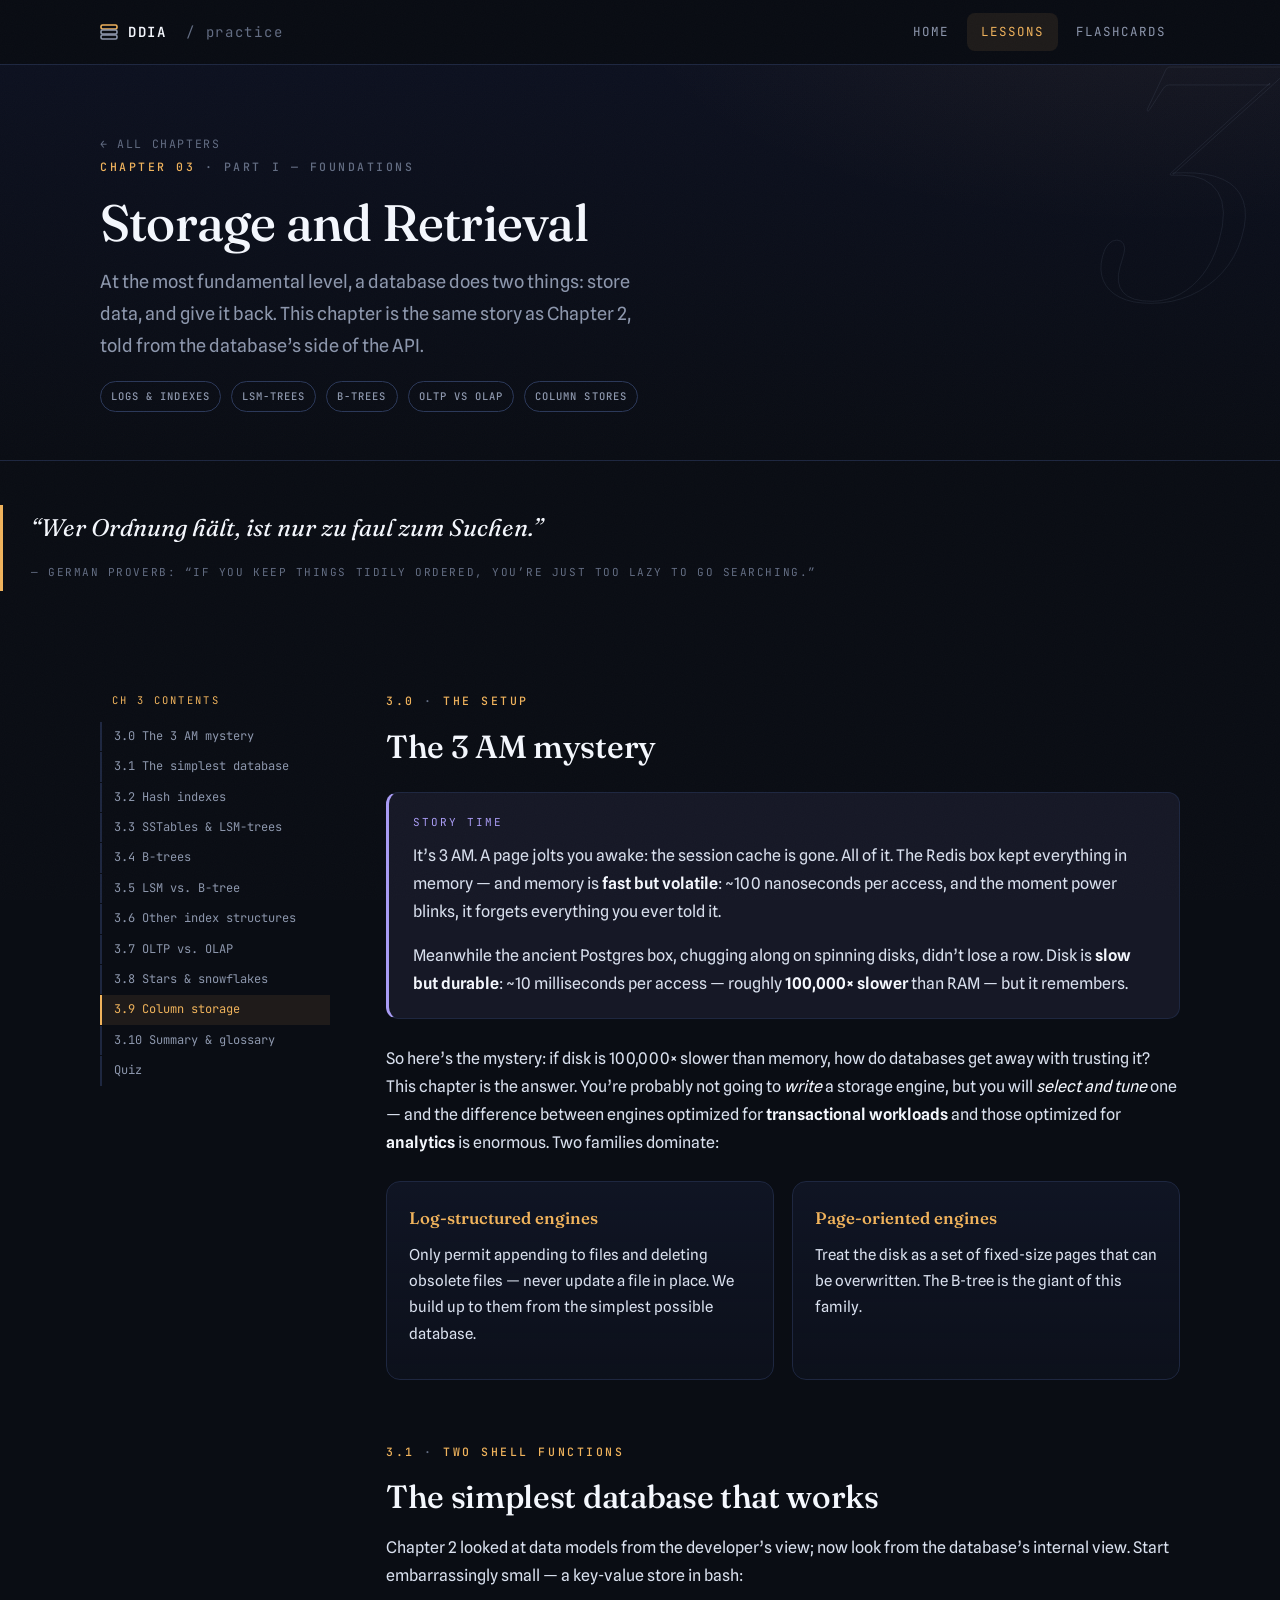
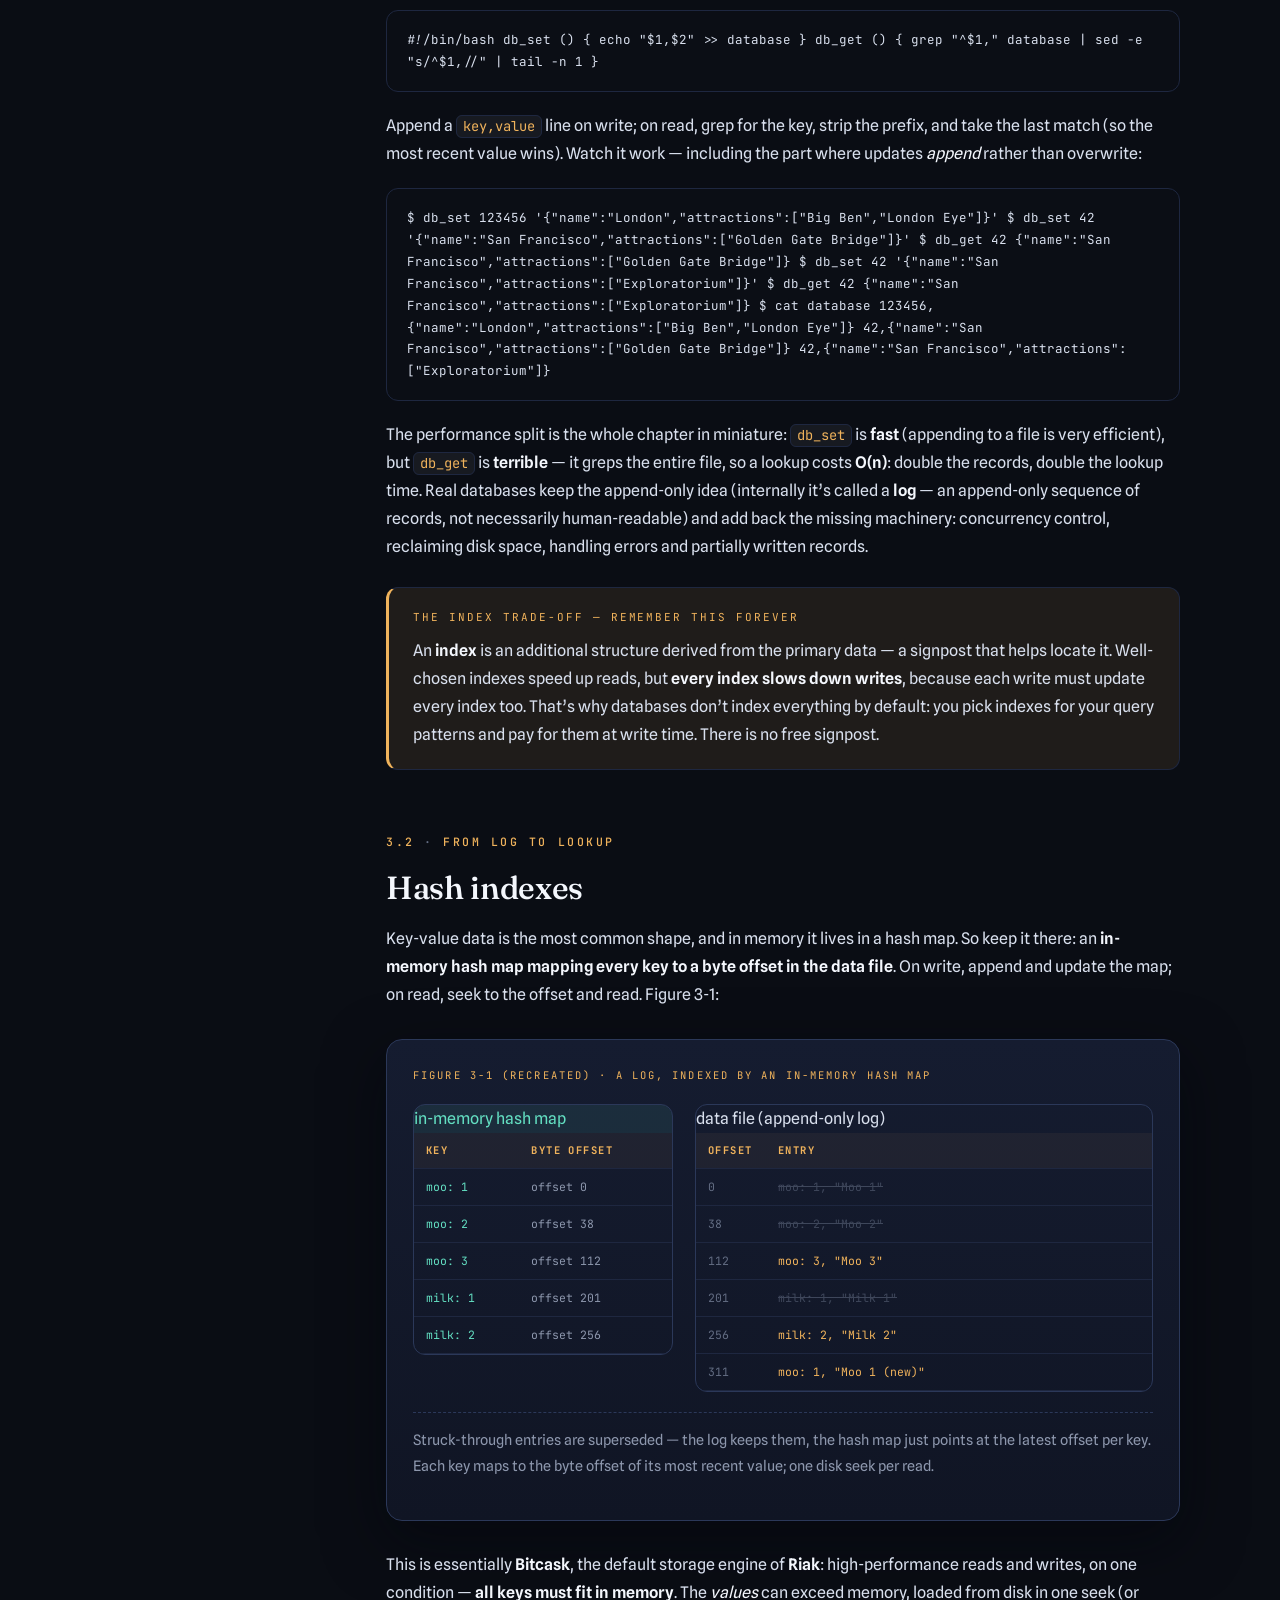
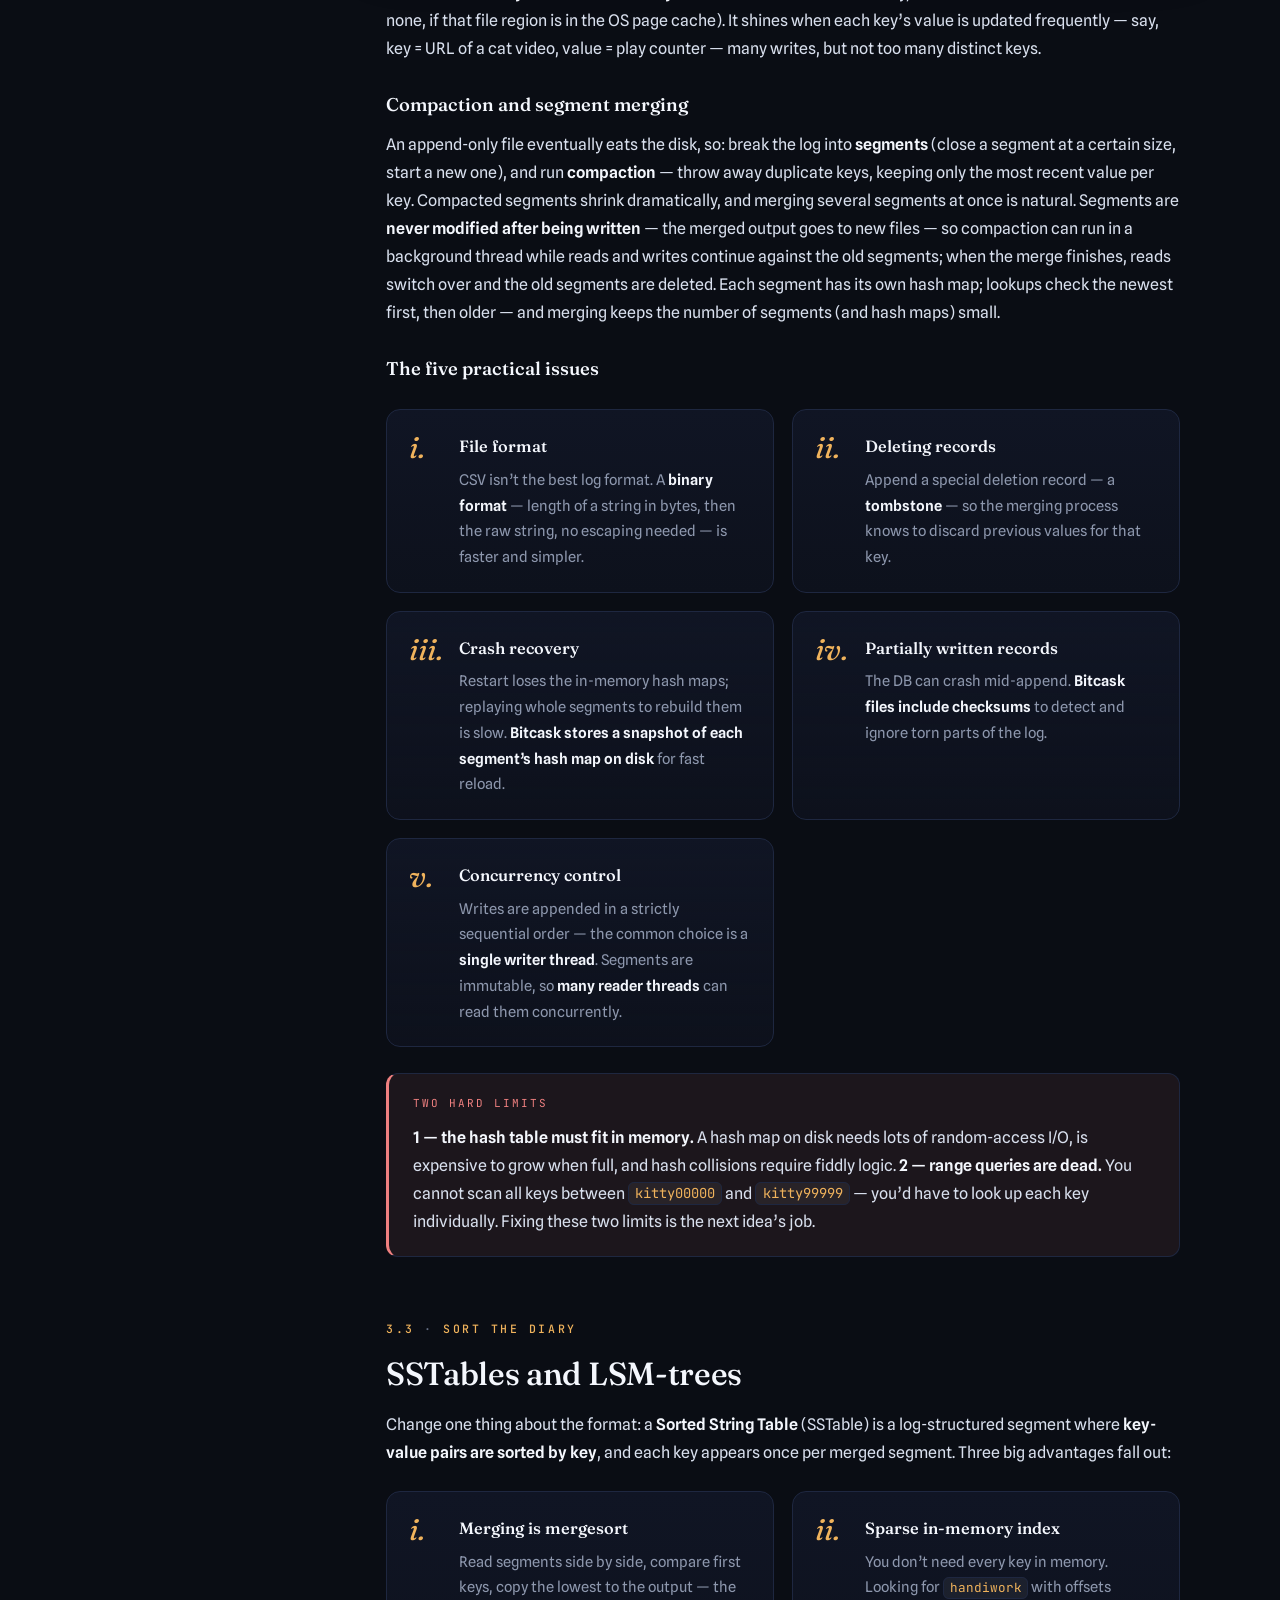
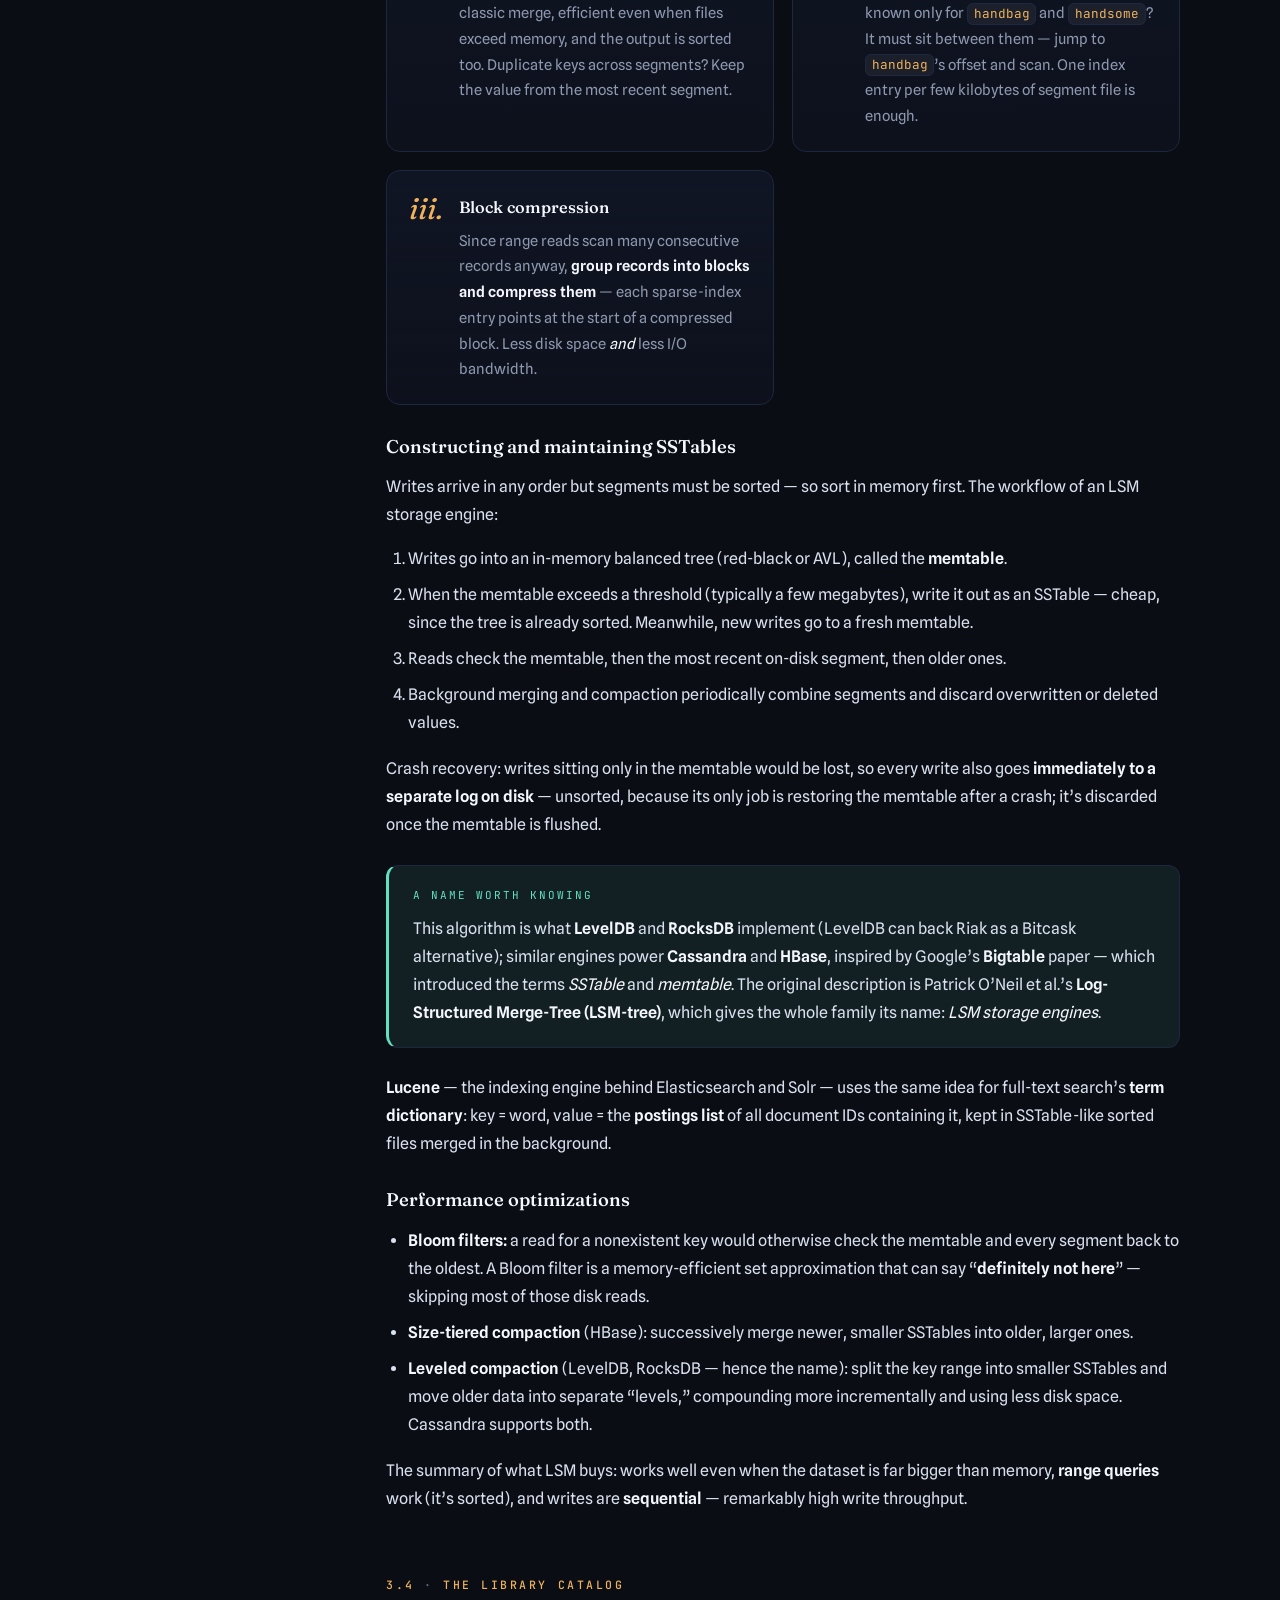
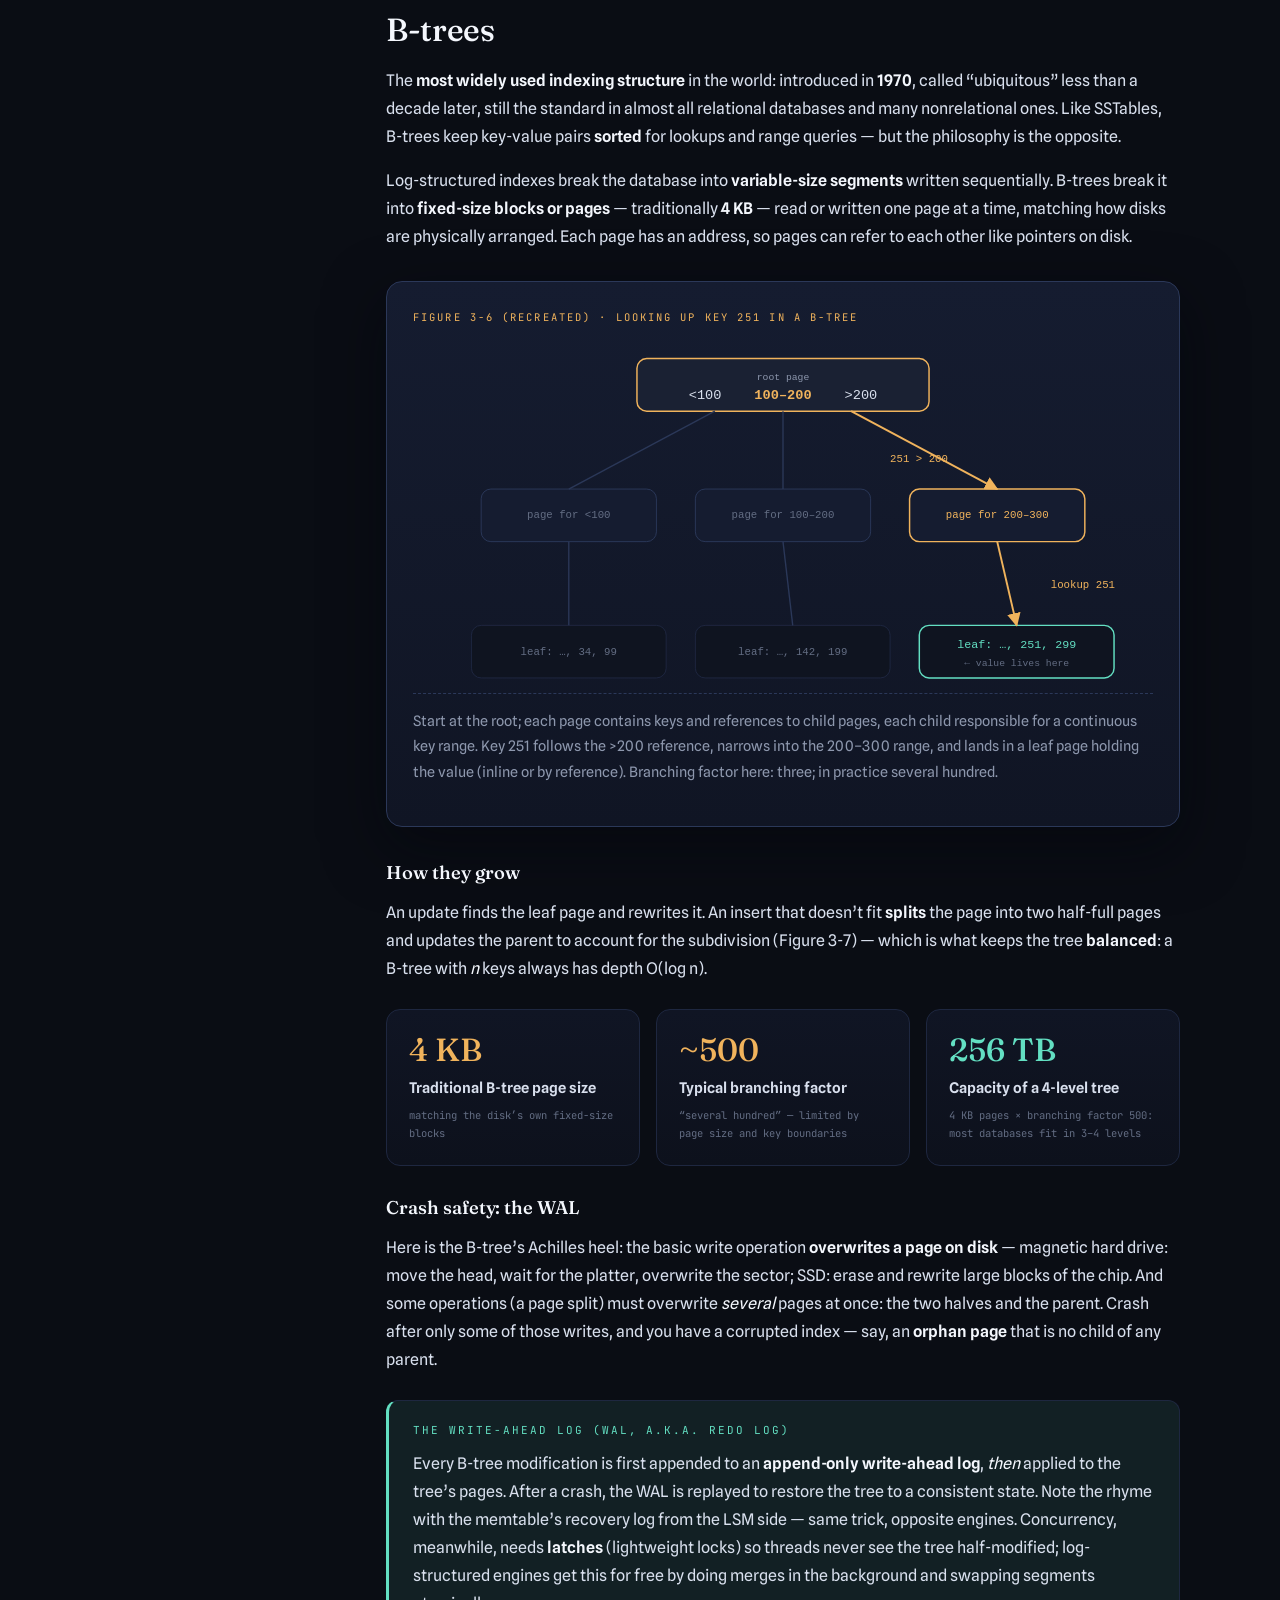
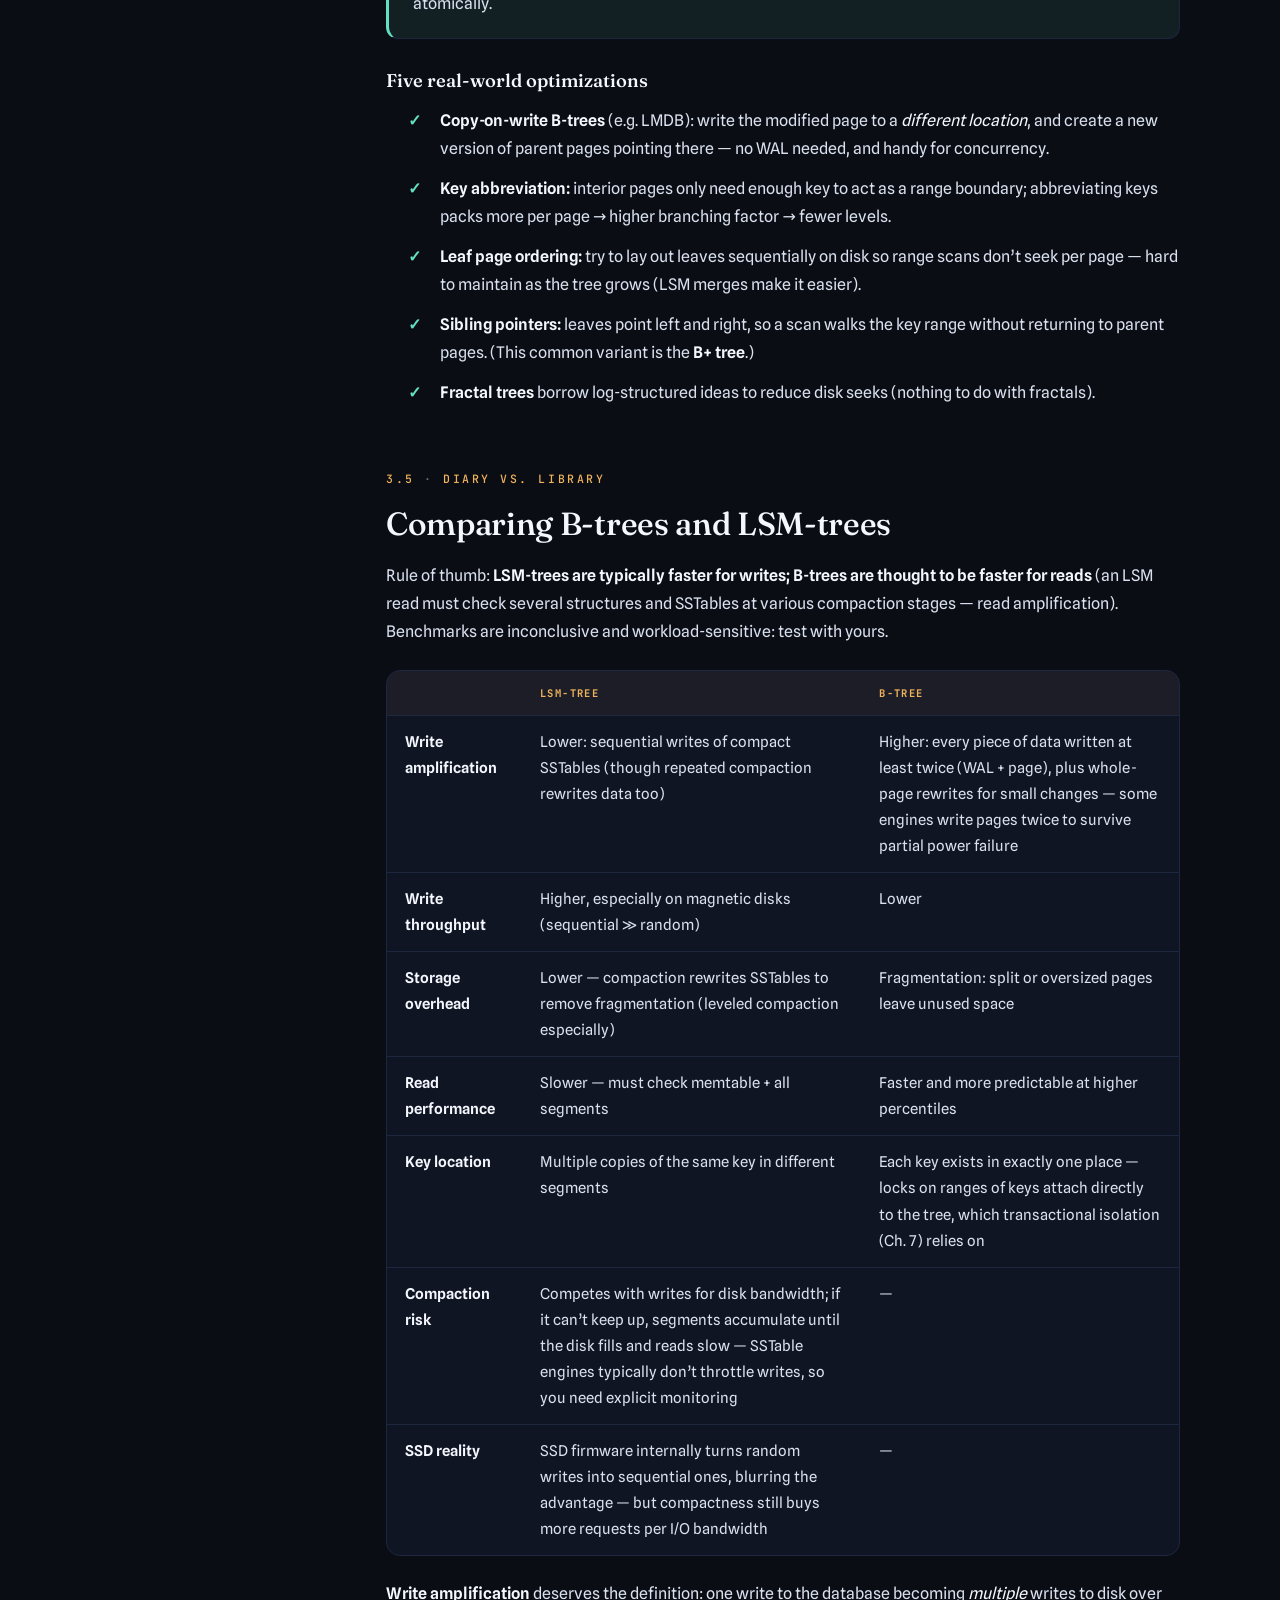
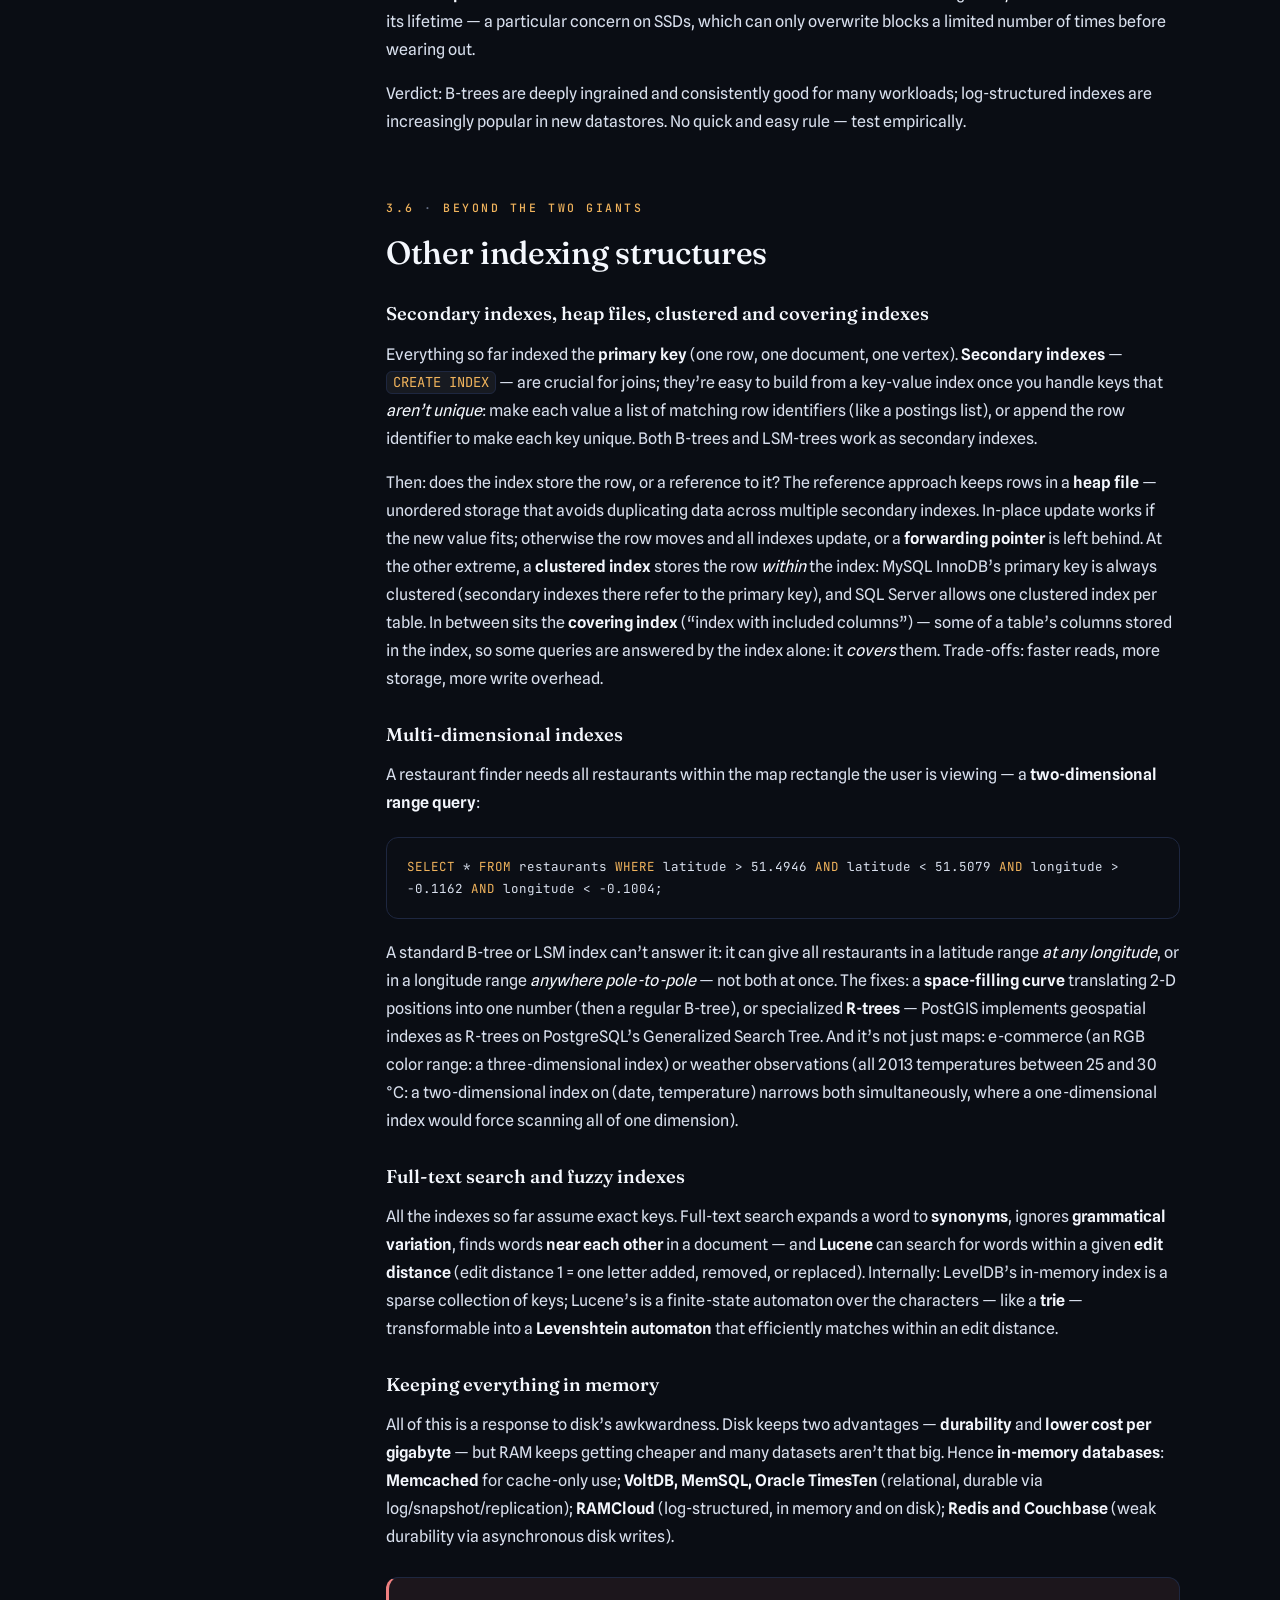
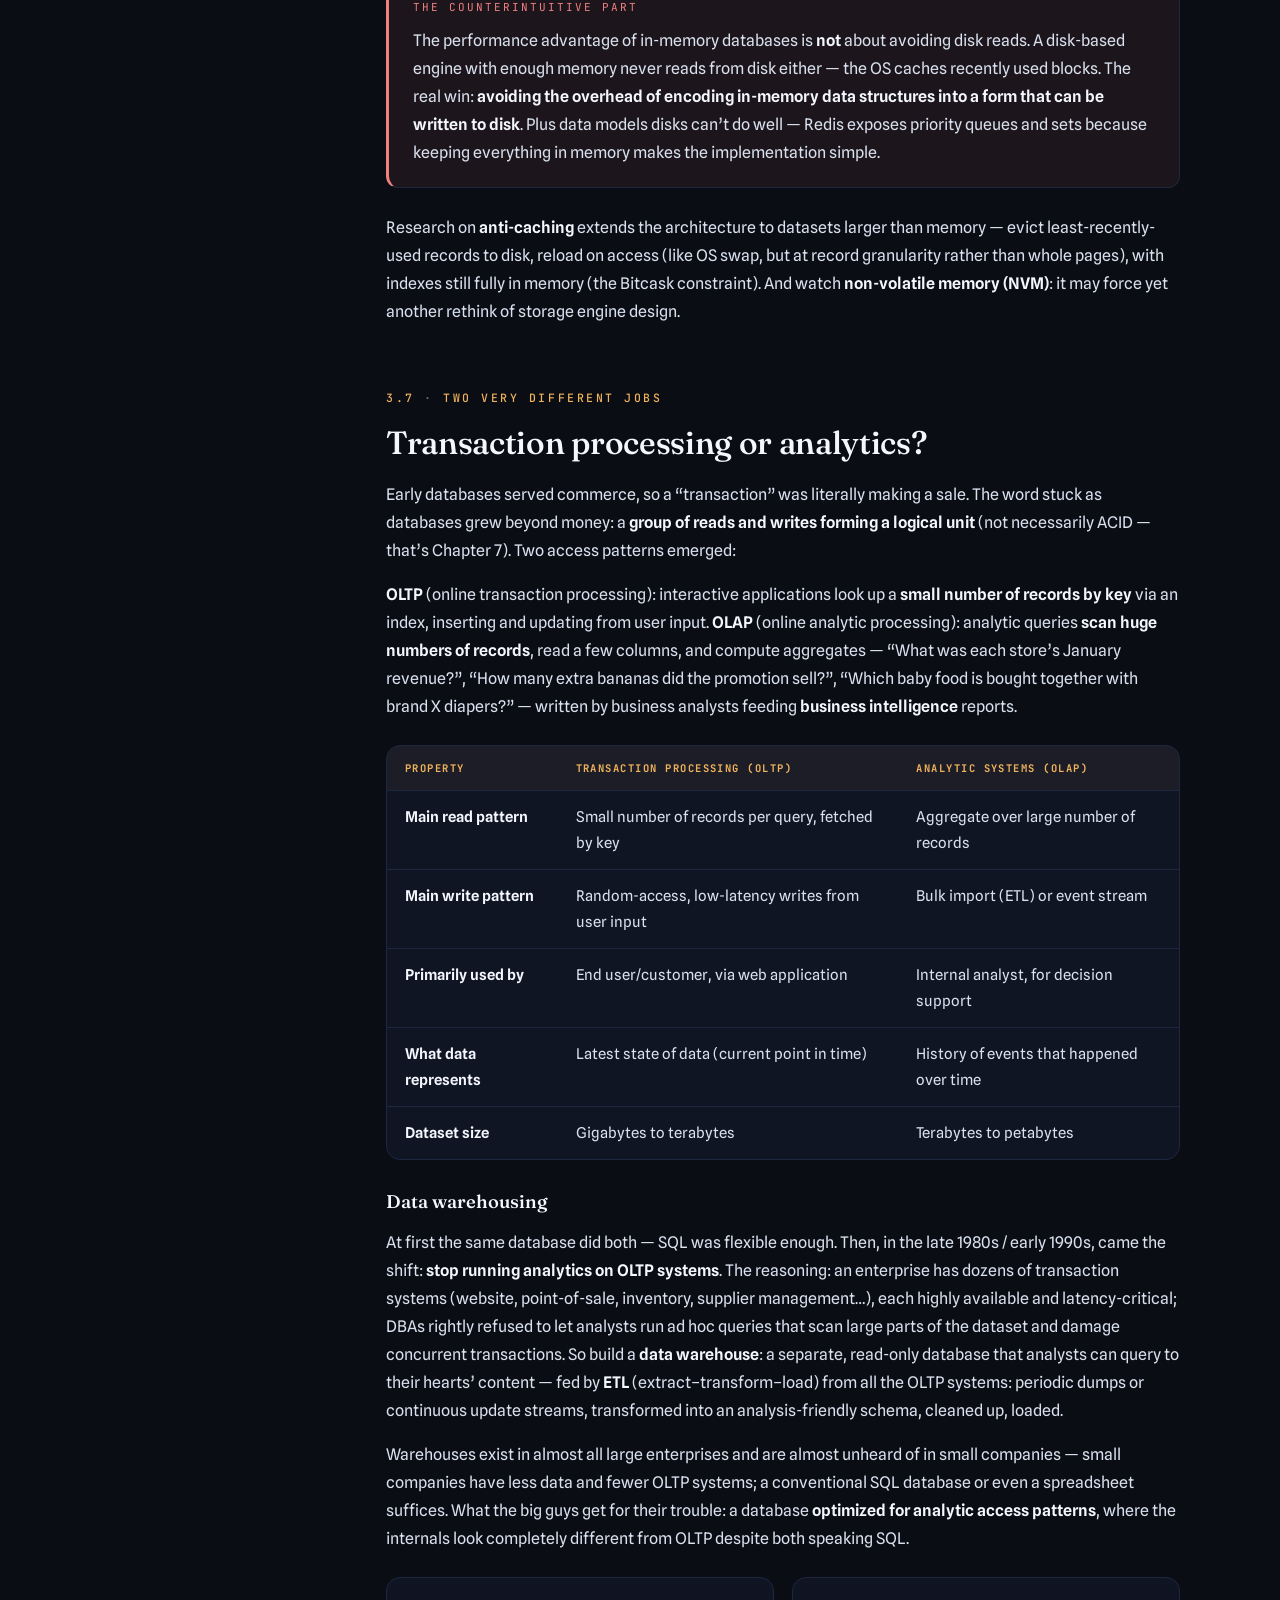
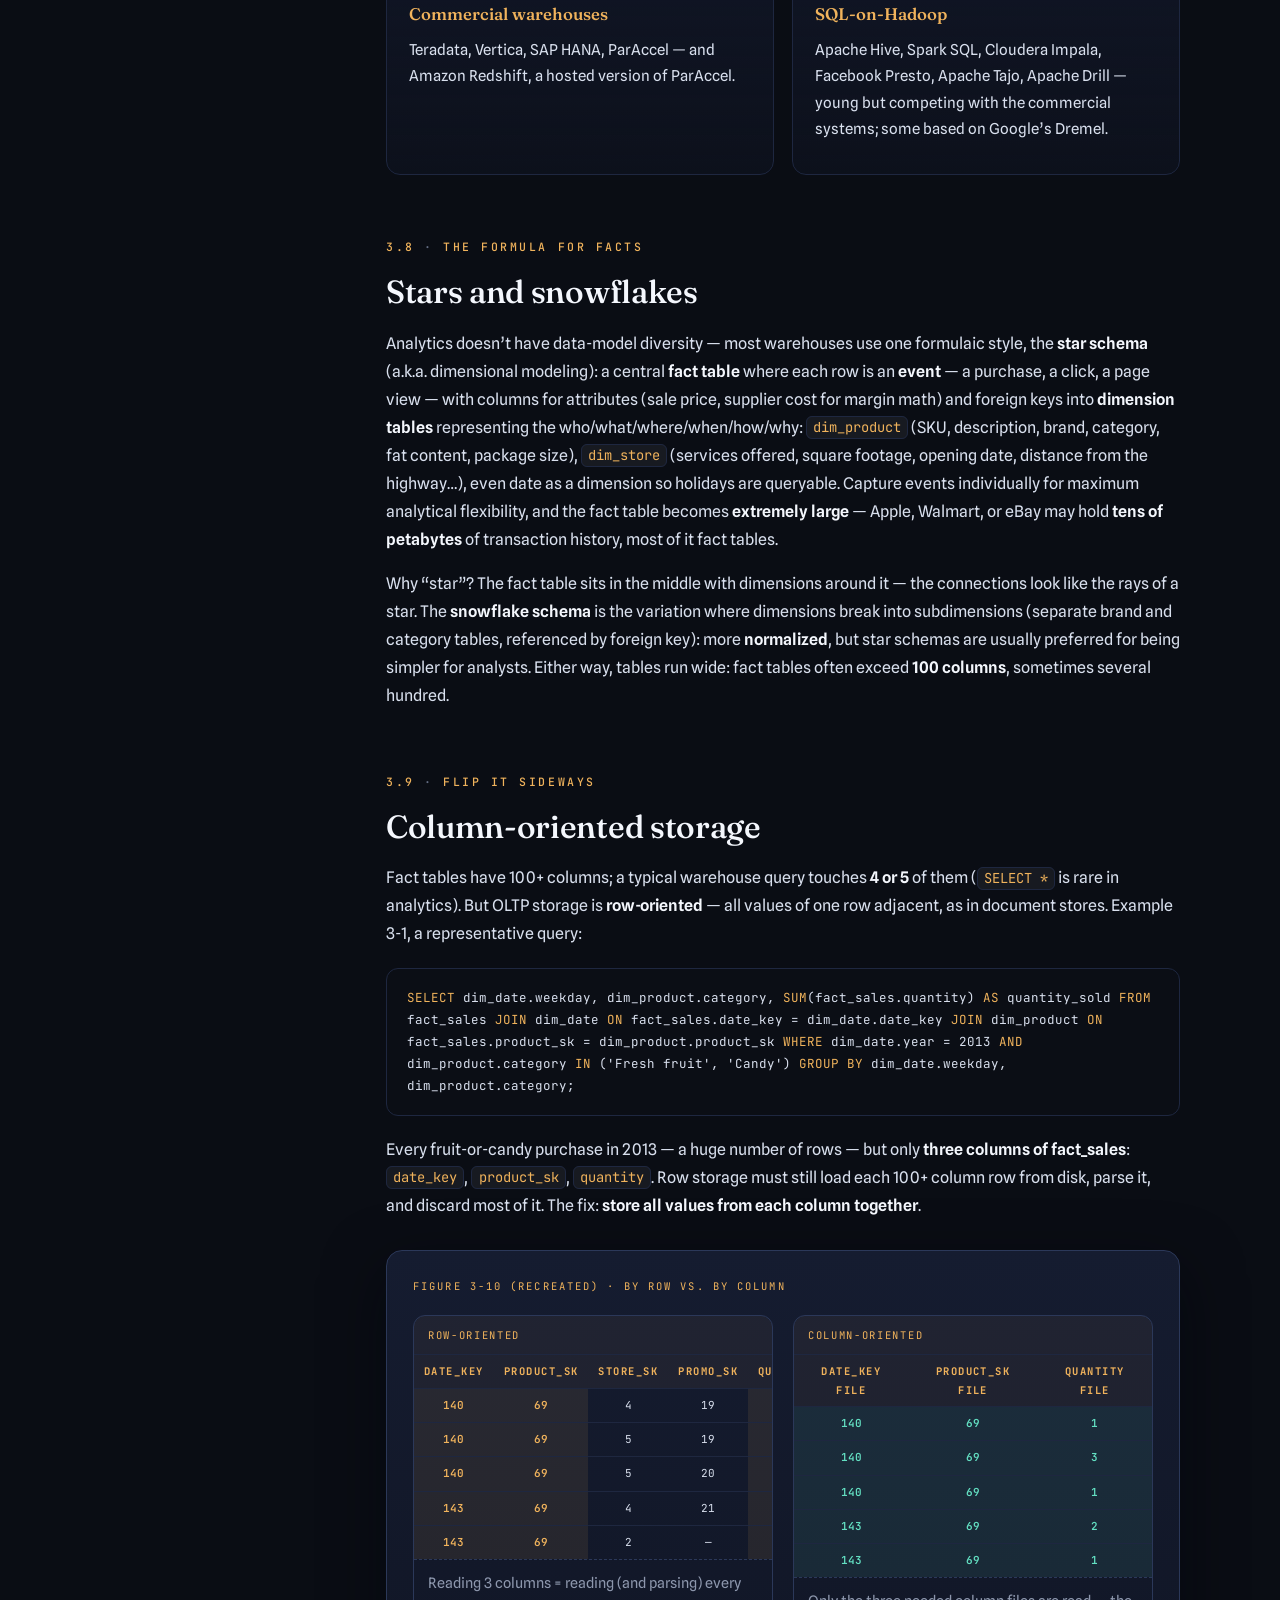
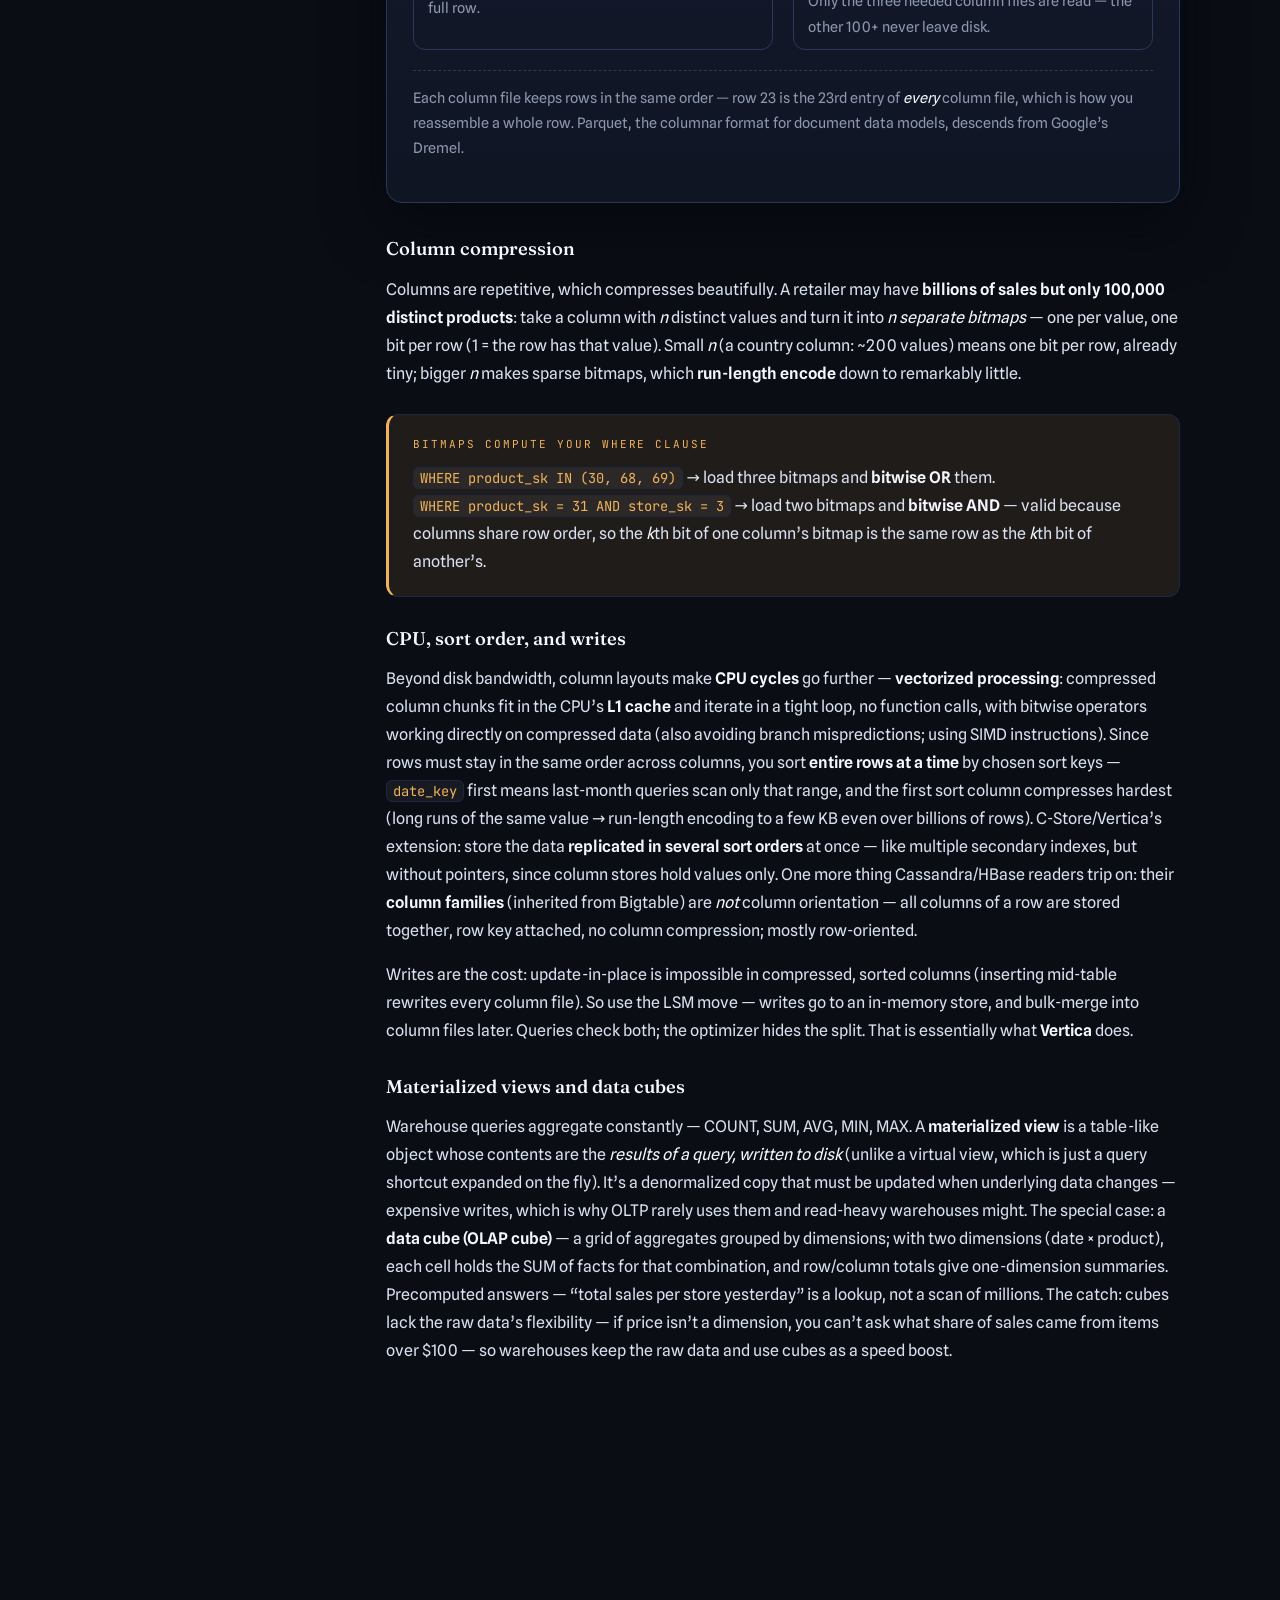
<file: lessons/chapter3.html>
<!doctype html>
<html lang="en">
<head>
  <meta charset="utf-8">
  <meta name="viewport" content="width=device-width, initial-scale=1">
  <title>Chapter 3 · Storage and Retrieval — DDIA Practice</title>
  <meta name="description" content="A comprehensive study guide to Chapter 3 of Designing Data-Intensive Applications: the bash key-value store, hash indexes, SSTables and LSM-trees, B-trees, other indexing structures, OLTP vs OLAP, star schemas, and column-oriented storage.">
  <link rel="icon" href="data:image/svg+xml,%3Csvg xmlns='http://www.w3.org/2000/svg' viewBox='0 0 32 32'%3E%3Crect width='32' height='32' rx='7' fill='%230a0d14'/%3E%3Cpath d='M16 6l9 10-9 10-9-10z' fill='%23f0b35c'/%3E%3C/svg%3E">
  <link rel="preconnect" href="https://fonts.googleapis.com">
  <link rel="preconnect" href="https://fonts.gstatic.com" crossorigin>
  <link href="https://fonts.googleapis.com/css2?family=Fraunces:ital,opsz,wght@0,9..144,300..700;1,9..144,300..700&family=Spline+Sans:wght@300..700&family=JetBrains+Mono:wght@400..600&display=swap" rel="stylesheet">
  
  <script>document.documentElement.classList.add("js")</script>
  <link rel="stylesheet" href="../css/style.css">
</head>
<body data-active="lessons" class="is-lesson">

  <div class="reading-progress" id="readingProgress" aria-hidden="true"></div>

  <header class="nav">
    <div class="container nav-inner">
      <a class="brand" href="../index.html">
        <svg width="18" height="18" viewBox="0 0 18 18" fill="none" aria-hidden="true">
          <rect x="1" y="2" width="16" height="4" rx="1.5" stroke="#f0b35c" stroke-width="1.6"/>
          <rect x="1" y="7" width="16" height="4" rx="1.5" stroke="#8d97ad" stroke-width="1.6"/>
          <rect x="1" y="12" width="16" height="4" rx="1.5" stroke="#8d97ad" stroke-width="1.6"/>
        </svg>
        DDIA&nbsp;<span class="dim">/ practice</span>
      </a>
      <nav class="nav-links" aria-label="Main">
        <a href="../index.html" data-nav="home">Home</a>
        <a href="../index.html#lessons" data-nav="lessons">Lessons</a>
        <a href="../flashcards.html" data-nav="flashcards">Flashcards</a>
      </nav>
    </div>
  </header>

  <main>

    <div class="lesson-hero">
      <span class="lesson-hero-num" aria-hidden="true">3</span>
      <div class="container">
        <a class="crumb" href="../index.html#lessons">← All chapters</a>
        <p class="kicker">Chapter 03 <span class="dim">· Part I — Foundations</span></p>
        <h1>Storage and Retrieval</h1>
        <p class="lede">At the most fundamental level, a database does two things: store data, and give it back. This chapter is the same story as Chapter 2, told from the database’s side of the API.</p>
        <div class="lesson-meta">
          <span class="chip">Logs &amp; indexes</span>
          <span class="chip">LSM-trees</span>
          <span class="chip">B-trees</span>
          <span class="chip">OLTP vs OLAP</span>
          <span class="chip">Column stores</span>
        </div>
      </div>
    </div>

    <div class="pullquote container">
      <p>“Wer Ordnung hält, ist nur zu faul zum Suchen.”</p>
      <cite>— German proverb: “If you keep things tidily ordered, you’re just too lazy to go searching.”</cite>
    </div>

    <div class="chapter-layout container">

      <aside class="toc" aria-label="Chapter contents">
        <p class="toc-title">Ch 3 contents</p>
        <ul>
          <li><a href="#s-intro">3.0 The 3 AM mystery</a></li>
          <li><a href="#s-structures">3.1 The simplest database</a></li>
          <li><a href="#s-hash">3.2 Hash indexes</a></li>
          <li><a href="#s-sstable">3.3 SSTables &amp; LSM-trees</a></li>
          <li><a href="#s-btree">3.4 B-trees</a></li>
          <li><a href="#s-compare">3.5 LSM vs. B-tree</a></li>
          <li><a href="#s-other">3.6 Other index structures</a></li>
          <li><a href="#s-oltp">3.7 OLTP vs. OLAP</a></li>
          <li><a href="#s-star">3.8 Stars &amp; snowflakes</a></li>
          <li><a href="#s-column">3.9 Column storage</a></li>
          <li><a href="#s-summary">3.10 Summary &amp; glossary</a></li>
          <li><a href="#quiz-section">Quiz</a></li>
        </ul>
      </aside>

      <div class="lesson-body">

        <!-- ================= 3.0 ================= -->
        <section class="block reveal" id="s-intro">
          <p class="kicker">3.0 <span class="dim">·</span> The setup</p>
          <h2>The 3 AM mystery</h2>
          <div class="callout story">
            <p class="callout-title">Story time</p>
            <p>It’s 3 AM. A page jolts you awake: the session cache is gone. All of it. The Redis box kept everything in memory — and memory is <strong>fast but volatile</strong>: ~100 nanoseconds per access, and the moment power blinks, it forgets everything you ever told it.</p>
            <p>Meanwhile the ancient Postgres box, chugging along on spinning disks, didn’t lose a row. Disk is <strong>slow but durable</strong>: ~10 milliseconds per access — roughly <strong>100,000× slower</strong> than RAM — but it remembers.</p>
          </div>
          <p>So here’s the mystery: if disk is 100,000× slower than memory, how do databases get away with trusting it? This chapter is the answer. You’re probably not going to <em>write</em> a storage engine, but you will <em>select and tune</em> one — and the difference between engines optimized for <strong>transactional workloads</strong> and those optimized for <strong>analytics</strong> is enormous. Two families dominate:</p>
          <div class="term-grid">
            <div class="term">
              <h4>Log-structured engines</h4>
              <p>Only permit appending to files and deleting obsolete files — never update a file in place. We build up to them from the simplest possible database.</p>
            </div>
            <div class="term">
              <h4>Page-oriented engines</h4>
              <p>Treat the disk as a set of fixed-size pages that can be overwritten. The B-tree is the giant of this family.</p>
            </div>
          </div>
        </section>

        <!-- ================= 3.1 ================= -->
        <section class="block reveal" id="s-structures">
          <p class="kicker">3.1 <span class="dim">·</span> Two shell functions</p>
          <h2>The simplest database that works</h2>
          <p>Chapter 2 looked at data models from the developer’s view; now look from the database’s internal view. Start embarrassingly small — a key-value store in bash:</p>
          <div class="code-block">#!/bin/bash
db_set () {
    echo "$1,$2" &gt;&gt; database
}
db_get () {
    grep "^$1," database | sed -e "s/^$1,//" | tail -n 1
}</div>
          <p>Append a <code>key,value</code> line on write; on read, grep for the key, strip the prefix, and take the last match (so the most recent value wins). Watch it work — including the part where updates <em>append</em> rather than overwrite:</p>
          <div class="code-block">$ db_set 123456 '{"name":"London","attractions":["Big Ben","London Eye"]}'
$ db_set 42 '{"name":"San Francisco","attractions":["Golden Gate Bridge"]}'
$ db_get 42
{"name":"San Francisco","attractions":["Golden Gate Bridge"]}
$ db_set 42 '{"name":"San Francisco","attractions":["Exploratorium"]}'
$ db_get 42
{"name":"San Francisco","attractions":["Exploratorium"]}
$ cat database
123456,{"name":"London","attractions":["Big Ben","London Eye"]}
42,{"name":"San Francisco","attractions":["Golden Gate Bridge"]}
42,{"name":"San Francisco","attractions":["Exploratorium"]}</div>
          <p>The performance split is the whole chapter in miniature: <code>db_set</code> is <strong>fast</strong> (appending to a file is very efficient), but <code>db_get</code> is <strong>terrible</strong> — it greps the entire file, so a lookup costs <strong>O(n)</strong>: double the records, double the lookup time. Real databases keep the append-only idea (internally it’s called a <strong>log</strong> — an append-only sequence of records, not necessarily human-readable) and add back the missing machinery: concurrency control, reclaiming disk space, handling errors and partially written records.</p>
          <div class="callout">
            <p class="callout-title">The index trade-off — remember this forever</p>
            <p>An <strong>index</strong> is an additional structure derived from the primary data — a signpost that helps locate it. Well-chosen indexes speed up reads, but <strong>every index slows down writes</strong>, because each write must update every index too. That’s why databases don’t index everything by default: you pick indexes for your query patterns and pay for them at write time. There is no free signpost.</p>
          </div>
        </section>

        <!-- ================= 3.2 ================= -->
        <section class="block reveal" id="s-hash">
          <p class="kicker">3.2 <span class="dim">·</span> From log to lookup</p>
          <h2>Hash indexes</h2>
          <p>Key-value data is the most common shape, and in memory it lives in a hash map. So keep it there: an <strong>in-memory hash map mapping every key to a byte offset in the data file</strong>. On write, append and update the map; on read, seek to the offset and read. Figure 3-1:</p>

          <div class="figure">
            <p class="fig-head">Figure 3-1 (recreated) · A log, indexed by an in-memory hash map</p>
            <div class="logmap">
              <div class="hashmap">
                <div class="storage-title">in-memory hash map</div>
                <table>
                  <thead><tr><th>key</th><th>byte offset</th></tr></thead>
                  <tbody>
                    <tr><td class="k">moo: 1</td><td class="o">offset 0</td></tr>
                    <tr><td class="k">moo: 2</td><td class="o">offset 38</td></tr>
                    <tr><td class="k">moo: 3</td><td class="o">offset 112</td></tr>
                    <tr><td class="k">milk: 1</td><td class="o">offset 201</td></tr>
                    <tr><td class="k">milk: 2</td><td class="o">offset 256</td></tr>
                  </tbody>
                </table>
              </div>
              <div class="log">
                <div class="storage-title">data file (append-only log)</div>
                <table>
                  <thead><tr><th>offset</th><th>entry</th></tr></thead>
                  <tbody>
                    <tr><td class="off">0</td><td class="dead">moo: 1, "Moo 1"</td></tr>
                    <tr><td class="off">38</td><td class="dead">moo: 2, "Moo 2"</td></tr>
                    <tr><td class="off">112</td><td class="new">moo: 3, "Moo 3"</td></tr>
                    <tr><td class="off">201</td><td class="dead">milk: 1, "Milk 1"</td></tr>
                    <tr><td class="off">256</td><td class="new">milk: 2, "Milk 2"</td></tr>
                    <tr><td class="off">311</td><td class="new">moo: 1, "Moo 1 (new)"</td></tr>
                  </tbody>
                </table>
              </div>
            </div>
            <p class="fig-caption">Struck-through entries are superseded — the log keeps them, the hash map just points at the latest offset per key. Each key maps to the byte offset of its most recent value; one disk seek per read.</p>
          </div>

          <p>This is essentially <strong>Bitcask</strong>, the default storage engine of <strong>Riak</strong>: high-performance reads and writes, on one condition — <strong>all keys must fit in memory</strong>. The <em>values</em> can exceed memory, loaded from disk in one seek (or none, if that file region is in the OS page cache). It shines when each key’s value is updated frequently — say, key = URL of a cat video, value = play counter — many writes, but not too many distinct keys.</p>

          <h3>Compaction and segment merging</h3>
          <p>An append-only file eventually eats the disk, so: break the log into <strong>segments</strong> (close a segment at a certain size, start a new one), and run <strong>compaction</strong> — throw away duplicate keys, keeping only the most recent value per key. Compacted segments shrink dramatically, and merging several segments at once is natural. Segments are <strong>never modified after being written</strong> — the merged output goes to new files — so compaction can run in a background thread while reads and writes continue against the old segments; when the merge finishes, reads switch over and the old segments are deleted. Each segment has its own hash map; lookups check the newest first, then older — and merging keeps the number of segments (and hash maps) small.</p>

          <h3>The five practical issues</h3>
          <div class="num-grid">
            <div class="num-card"><span class="n">i.</span><div><h4>File format</h4><p>CSV isn’t the best log format. A <strong>binary format</strong> — length of a string in bytes, then the raw string, no escaping needed — is faster and simpler.</p></div></div>
            <div class="num-card"><span class="n">ii.</span><div><h4>Deleting records</h4><p>Append a special deletion record — a <strong>tombstone</strong> — so the merging process knows to discard previous values for that key.</p></div></div>
            <div class="num-card"><span class="n">iii.</span><div><h4>Crash recovery</h4><p>Restart loses the in-memory hash maps; replaying whole segments to rebuild them is slow. <strong>Bitcask stores a snapshot of each segment’s hash map on disk</strong> for fast reload.</p></div></div>
            <div class="num-card"><span class="n">iv.</span><div><h4>Partially written records</h4><p>The DB can crash mid-append. <strong>Bitcask files include checksums</strong> to detect and ignore torn parts of the log.</p></div></div>
            <div class="num-card"><span class="n">v.</span><div><h4>Concurrency control</h4><p>Writes are appended in a strictly sequential order — the common choice is a <strong>single writer thread</strong>. Segments are immutable, so <strong>many reader threads</strong> can read them concurrently.</p></div></div>
          </div>
          <div class="callout warn">
            <p class="callout-title">Two hard limits</p>
            <p><strong>1 — the hash table must fit in memory.</strong> A hash map on disk needs lots of random-access I/O, is expensive to grow when full, and hash collisions require fiddly logic. <strong>2 — range queries are dead.</strong> You cannot scan all keys between <code>kitty00000</code> and <code>kitty99999</code> — you’d have to look up each key individually. Fixing these two limits is the next idea’s job.</p>
          </div>
        </section>

        <!-- ================= 3.3 ================= -->
        <section class="block reveal" id="s-sstable">
          <p class="kicker">3.3 <span class="dim">·</span> Sort the diary</p>
          <h2>SSTables and LSM-trees</h2>
          <p>Change one thing about the format: a <strong>Sorted String Table</strong> (SSTable) is a log-structured segment where <strong>key-value pairs are sorted by key</strong>, and each key appears once per merged segment. Three big advantages fall out:</p>
          <div class="num-grid">
            <div class="num-card"><span class="n">i.</span><div><h4>Merging is mergesort</h4><p>Read segments side by side, compare first keys, copy the lowest to the output — the classic merge, efficient even when files exceed memory, and the output is sorted too. Duplicate keys across segments? Keep the value from the most recent segment.</p></div></div>
            <div class="num-card"><span class="n">ii.</span><div><h4>Sparse in-memory index</h4><p>You don’t need every key in memory. Looking for <code>handiwork</code> with offsets known only for <code>handbag</code> and <code>handsome</code>? It must sit between them — jump to <code>handbag</code>’s offset and scan. One index entry per few kilobytes of segment file is enough.</p></div></div>
            <div class="num-card"><span class="n">iii.</span><div><h4>Block compression</h4><p>Since range reads scan many consecutive records anyway, <strong>group records into blocks and compress them</strong> — each sparse-index entry points at the start of a compressed block. Less disk space <em>and</em> less I/O bandwidth.</p></div></div>
          </div>

          <h3>Constructing and maintaining SSTables</h3>
          <p>Writes arrive in any order but segments must be sorted — so sort in memory first. The workflow of an LSM storage engine:</p>
          <ol>
            <li>Writes go into an in-memory balanced tree (red-black or AVL), called the <strong>memtable</strong>.</li>
            <li>When the memtable exceeds a threshold (typically a few megabytes), write it out as an SSTable — cheap, since the tree is already sorted. Meanwhile, new writes go to a fresh memtable.</li>
            <li>Reads check the memtable, then the most recent on-disk segment, then older ones.</li>
            <li>Background merging and compaction periodically combine segments and discard overwritten or deleted values.</li>
          </ol>
          <p>Crash recovery: writes sitting only in the memtable would be lost, so every write also goes <strong>immediately to a separate log on disk</strong> — unsorted, because its only job is restoring the memtable after a crash; it’s discarded once the memtable is flushed.</p>
          <div class="callout note">
            <p class="callout-title">A name worth knowing</p>
            <p>This algorithm is what <strong>LevelDB</strong> and <strong>RocksDB</strong> implement (LevelDB can back Riak as a Bitcask alternative); similar engines power <strong>Cassandra</strong> and <strong>HBase</strong>, inspired by Google’s <strong>Bigtable</strong> paper — which introduced the terms <em>SSTable</em> and <em>memtable</em>. The original description is Patrick O’Neil et al.’s <strong>Log-Structured Merge-Tree (LSM-tree)</strong>, which gives the whole family its name: <em>LSM storage engines</em>.</p>
          </div>
          <p><strong>Lucene</strong> — the indexing engine behind Elasticsearch and Solr — uses the same idea for full-text search’s <strong>term dictionary</strong>: key = word, value = the <strong>postings list</strong> of all document IDs containing it, kept in SSTable-like sorted files merged in the background.</p>

          <h3>Performance optimizations</h3>
          <ul>
            <li><strong>Bloom filters:</strong> a read for a nonexistent key would otherwise check the memtable and every segment back to the oldest. A Bloom filter is a memory-efficient set approximation that can say “<strong>definitely not here</strong>” — skipping most of those disk reads.</li>
            <li><strong>Size-tiered compaction</strong> (HBase): successively merge newer, smaller SSTables into older, larger ones.</li>
            <li><strong>Leveled compaction</strong> (LevelDB, RocksDB — hence the name): split the key range into smaller SSTables and move older data into separate “levels,” compounding more incrementally and using less disk space. Cassandra supports both.</li>
          </ul>
          <p>The summary of what LSM buys: works well even when the dataset is far bigger than memory, <strong>range queries</strong> work (it’s sorted), and writes are <strong>sequential</strong> — remarkably high write throughput.</p>
        </section>

        <!-- ================= 3.4 ================= -->
        <section class="block reveal" id="s-btree">
          <p class="kicker">3.4 <span class="dim">·</span> The library catalog</p>
          <h2>B-trees</h2>
          <p>The <strong>most widely used indexing structure</strong> in the world: introduced in <strong>1970</strong>, called “ubiquitous” less than a decade later, still the standard in almost all relational databases and many nonrelational ones. Like SSTables, B-trees keep key-value pairs <strong>sorted</strong> for lookups and range queries — but the philosophy is the opposite.</p>
          <p>Log-structured indexes break the database into <strong>variable-size segments</strong> written sequentially. B-trees break it into <strong>fixed-size blocks or pages</strong> — traditionally <strong>4 KB</strong> — read or written one page at a time, matching how disks are physically arranged. Each page has an address, so pages can refer to each other like pointers on disk.</p>

          <div class="figure">
            <p class="fig-head">Figure 3-6 (recreated) · Looking up key 251 in a B-tree</p>
            <svg viewBox="0 0 760 360" role="img" aria-label="B-tree lookup: root page has boundaries 100 and 200 and 300; key 251 follows the 200 to 300 branch to a second-level page, then to a leaf page containing key 251" style="width:100%;height:auto;display:block">
              <defs>
                <marker id="arr3" viewBox="0 0 10 10" refX="9" refY="5" markerWidth="7" markerHeight="7" orient="auto-start-reverse">
                  <path d="M0,0 L10,5 L0,10 z" fill="#f0b35c"/>
                </marker>
              </defs>
              <!-- root -->
              <rect x="230" y="16" width="300" height="54" rx="10" fill="#1a2133" stroke="#f0b35c" stroke-width="1.5"/>
              <text x="380" y="38" text-anchor="middle" fill="#8d97ad" font-family="monospace" font-size="10">root page</text>
              <text x="300" y="58" text-anchor="middle" fill="#d9e0ee" font-family="monospace" font-size="14">&lt;100</text>
              <text x="380" y="58" text-anchor="middle" fill="#f0b35c" font-family="monospace" font-size="14" font-weight="700">100–200</text>
              <text x="460" y="58" text-anchor="middle" fill="#d9e0ee" font-family="monospace" font-size="14">&gt;200</text>

              <!-- internal pages row -->
              <rect x="70" y="150" width="180" height="54" rx="10" fill="#151c30" stroke="#2b3859"/>
              <text x="160" y="180" text-anchor="middle" fill="#636d83" font-family="monospace" font-size="11">page for &lt;100</text>
              <rect x="290" y="150" width="180" height="54" rx="10" fill="#151c30" stroke="#2b3859"/>
              <text x="380" y="180" text-anchor="middle" fill="#636d83" font-family="monospace" font-size="11">page for 100–200</text>
              <rect x="510" y="150" width="180" height="54" rx="10" fill="#151c30" stroke="#f0b35c" stroke-width="1.5"/>
              <text x="600" y="180" text-anchor="middle" fill="#f0b35c" font-family="monospace" font-size="11">page for 200–300</text>

              <!-- leaf row -->
              <rect x="60" y="290" width="200" height="54" rx="10" fill="#0f1420" stroke="#1e2740"/>
              <text x="160" y="320" text-anchor="middle" fill="#636d83" font-family="monospace" font-size="11">leaf: …, 34, 99</text>
              <rect x="290" y="290" width="200" height="54" rx="10" fill="#0f1420" stroke="#1e2740"/>
              <text x="390" y="320" text-anchor="middle" fill="#636d83" font-family="monospace" font-size="11">leaf: …, 142, 199</text>
              <rect x="520" y="290" width="200" height="54" rx="10" fill="#0f1420" stroke="#63dfc2" stroke-width="1.5"/>
              <text x="620" y="313" text-anchor="middle" fill="#63dfc2" font-family="monospace" font-size="12">leaf: …, 251, 299</text>
              <text x="620" y="332" text-anchor="middle" fill="#636d83" font-family="monospace" font-size="10">← value lives here</text>

              <!-- edges: root to internals -->
              <line x1="310" y1="70" x2="160" y2="150" stroke="#2b3859" stroke-width="1.4"/>
              <line x1="380" y1="70" x2="380" y2="150" stroke="#2b3859" stroke-width="1.4"/>
              <line x1="450" y1="70" x2="600" y2="150" stroke="#f0b35c" stroke-width="2" marker-end="url(#arr3)"/>
              <!-- internals to leaves -->
              <line x1="160" y1="204" x2="160" y2="290" stroke="#2b3859" stroke-width="1.4"/>
              <line x1="380" y1="204" x2="390" y2="290" stroke="#2b3859" stroke-width="1.4"/>
              <line x1="600" y1="204" x2="620" y2="290" stroke="#f0b35c" stroke-width="2" marker-end="url(#arr3)"/>
              <text x="655" y="252" fill="#f0b35c" font-family="monospace" font-size="11">lookup 251</text>
              <text x="490" y="122" fill="#f0b35c" font-family="monospace" font-size="11">251 &gt; 200</text>
            </svg>
            <p class="fig-caption">Start at the root; each page contains keys and references to child pages, each child responsible for a continuous key range. Key 251 follows the &gt;200 reference, narrows into the 200–300 range, and lands in a leaf page holding the value (inline or by reference). Branching factor here: three; in practice several hundred.</p>
          </div>

          <h3>How they grow</h3>
          <p>An update finds the leaf page and rewrites it. An insert that doesn’t fit <strong>splits</strong> the page into two half-full pages and updates the parent to account for the subdivision (Figure 3-7) — which is what keeps the tree <strong>balanced</strong>: a B-tree with <em>n</em> keys always has depth O(log n).</p>
          <div class="stat-grid">
            <div class="stat">
              <span class="stat-value">4 KB</span>
              <span class="stat-label">Traditional B-tree page size</span>
              <span class="stat-note">matching the disk’s own fixed-size blocks</span>
            </div>
            <div class="stat">
              <span class="stat-value">~500</span>
              <span class="stat-label">Typical branching factor</span>
              <span class="stat-note">“several hundred” — limited by page size and key boundaries</span>
            </div>
            <div class="stat">
              <span class="stat-value teal">256 TB</span>
              <span class="stat-label">Capacity of a 4-level tree</span>
              <span class="stat-note">4 KB pages × branching factor 500: most databases fit in 3–4 levels</span>
            </div>
          </div>

          <h3>Crash safety: the WAL</h3>
          <p>Here is the B-tree’s Achilles heel: the basic write operation <strong>overwrites a page on disk</strong> — magnetic hard drive: move the head, wait for the platter, overwrite the sector; SSD: erase and rewrite large blocks of the chip. And some operations (a page split) must overwrite <em>several</em> pages at once: the two halves and the parent. Crash after only some of those writes, and you have a corrupted index — say, an <strong>orphan page</strong> that is no child of any parent.</p>
          <div class="callout note">
            <p class="callout-title">The write-ahead log (WAL, a.k.a. redo log)</p>
            <p>Every B-tree modification is first appended to an <strong>append-only write-ahead log</strong>, <em>then</em> applied to the tree’s pages. After a crash, the WAL is replayed to restore the tree to a consistent state. Note the rhyme with the memtable’s recovery log from the LSM side — same trick, opposite engines. Concurrency, meanwhile, needs <strong>latches</strong> (lightweight locks) so threads never see the tree half-modified; log-structured engines get this for free by doing merges in the background and swapping segments atomically.</p>
          </div>

          <h3>Five real-world optimizations</h3>
          <ul class="checklist">
            <li><strong>Copy-on-write B-trees</strong> (e.g. LMDB): write the modified page to a <em>different location</em>, and create a new version of parent pages pointing there — no WAL needed, and handy for concurrency.</li>
            <li><strong>Key abbreviation:</strong> interior pages only need enough key to act as a range boundary; abbreviating keys packs more per page → higher branching factor → fewer levels.</li>
            <li><strong>Leaf page ordering:</strong> try to lay out leaves sequentially on disk so range scans don’t seek per page — hard to maintain as the tree grows (LSM merges make it easier).</li>
            <li><strong>Sibling pointers:</strong> leaves point left and right, so a scan walks the key range without returning to parent pages. (This common variant is the <strong>B+ tree</strong>.)</li>
            <li><strong>Fractal trees</strong> borrow log-structured ideas to reduce disk seeks (nothing to do with fractals).</li>
          </ul>
        </section>

        <!-- ================= 3.5 ================= -->
        <section class="block reveal" id="s-compare">
          <p class="kicker">3.5 <span class="dim">·</span> Diary vs. library</p>
          <h2>Comparing B-trees and LSM-trees</h2>
          <p>Rule of thumb: <strong>LSM-trees are typically faster for writes; B-trees are thought to be faster for reads</strong> (an LSM read must check several structures and SSTables at various compaction stages — read amplification). Benchmarks are inconclusive and workload-sensitive: test with yours.</p>
          <div class="table-wrap">
            <table>
              <thead>
                <tr><th></th><th>LSM-tree</th><th>B-tree</th></tr>
              </thead>
              <tbody>
                <tr><td><strong>Write amplification</strong></td><td>Lower: sequential writes of compact SSTables (though repeated compaction rewrites data too)</td><td>Higher: every piece of data written at least twice (WAL + page), plus whole-page rewrites for small changes — some engines write pages twice to survive partial power failure</td></tr>
                <tr><td><strong>Write throughput</strong></td><td>Higher, especially on magnetic disks (sequential ≫ random)</td><td>Lower</td></tr>
                <tr><td><strong>Storage overhead</strong></td><td>Lower — compaction rewrites SSTables to remove fragmentation (leveled compaction especially)</td><td>Fragmentation: split or oversized pages leave unused space</td></tr>
                <tr><td><strong>Read performance</strong></td><td>Slower — must check memtable + all segments</td><td>Faster and more predictable at higher percentiles</td></tr>
                <tr><td><strong>Key location</strong></td><td>Multiple copies of the same key in different segments</td><td>Each key exists in exactly one place — locks on ranges of keys attach directly to the tree, which transactional isolation (Ch. 7) relies on</td></tr>
                <tr><td><strong>Compaction risk</strong></td><td>Competes with writes for disk bandwidth; if it can’t keep up, segments accumulate until the disk fills and reads slow — SSTable engines typically don’t throttle writes, so you need explicit monitoring</td><td>—</td></tr>
                <tr><td><strong>SSD reality</strong></td><td>SSD firmware internally turns random writes into sequential ones, blurring the advantage — but compactness still buys more requests per I/O bandwidth</td><td>—</td></tr>
              </tbody>
            </table>
          </div>
          <p><strong>Write amplification</strong> deserves the definition: one write to the database becoming <em>multiple</em> writes to disk over its lifetime — a particular concern on SSDs, which can only overwrite blocks a limited number of times before wearing out.</p>
          <p>Verdict: B-trees are deeply ingrained and consistently good for many workloads; log-structured indexes are increasingly popular in new datastores. No quick and easy rule — test empirically.</p>
        </section>

        <!-- ================= 3.6 ================= -->
        <section class="block reveal" id="s-other">
          <p class="kicker">3.6 <span class="dim">·</span> Beyond the two giants</p>
          <h2>Other indexing structures</h2>

          <h3>Secondary indexes, heap files, clustered and covering indexes</h3>
          <p>Everything so far indexed the <strong>primary key</strong> (one row, one document, one vertex). <strong>Secondary indexes</strong> — <code>CREATE INDEX</code> — are crucial for joins; they’re easy to build from a key-value index once you handle keys that <em>aren’t unique</em>: make each value a list of matching row identifiers (like a postings list), or append the row identifier to make each key unique. Both B-trees and LSM-trees work as secondary indexes.</p>
          <p>Then: does the index store the row, or a reference to it? The reference approach keeps rows in a <strong>heap file</strong> — unordered storage that avoids duplicating data across multiple secondary indexes. In-place update works if the new value fits; otherwise the row moves and all indexes update, or a <strong>forwarding pointer</strong> is left behind. At the other extreme, a <strong>clustered index</strong> stores the row <em>within</em> the index: MySQL InnoDB’s primary key is always clustered (secondary indexes there refer to the primary key), and SQL Server allows one clustered index per table. In between sits the <strong>covering index</strong> (“index with included columns”) — some of a table’s columns stored in the index, so some queries are answered by the index alone: it <em>covers</em> them. Trade-offs: faster reads, more storage, more write overhead.</p>

          <h3>Multi-dimensional indexes</h3>
          <p>A restaurant finder needs all restaurants within the map rectangle the user is viewing — a <strong>two-dimensional range query</strong>:</p>
          <div class="code-block"><span class="kw">SELECT</span> * <span class="kw">FROM</span> restaurants
<span class="kw">WHERE</span> latitude  &gt;  51.4946 <span class="kw">AND</span> latitude  &lt;  51.5079
  <span class="kw">AND</span> longitude &gt; -0.1162  <span class="kw">AND</span> longitude &lt; -0.1004;</div>
          <p>A standard B-tree or LSM index can’t answer it: it can give all restaurants in a latitude range <em>at any longitude</em>, or in a longitude range <em>anywhere pole-to-pole</em> — not both at once. The fixes: a <strong>space-filling curve</strong> translating 2-D positions into one number (then a regular B-tree), or specialized <strong>R-trees</strong> — PostGIS implements geospatial indexes as R-trees on PostgreSQL’s Generalized Search Tree. And it’s not just maps: e-commerce (an RGB color range: a three-dimensional index) or weather observations (all 2013 temperatures between 25 and 30 °C: a two-dimensional index on (date, temperature) narrows both simultaneously, where a one-dimensional index would force scanning all of one dimension).</p>

          <h3>Full-text search and fuzzy indexes</h3>
          <p>All the indexes so far assume exact keys. Full-text search expands a word to <strong>synonyms</strong>, ignores <strong>grammatical variation</strong>, finds words <strong>near each other</strong> in a document — and <strong>Lucene</strong> can search for words within a given <strong>edit distance</strong> (edit distance 1 = one letter added, removed, or replaced). Internally: LevelDB’s in-memory index is a sparse collection of keys; Lucene’s is a finite-state automaton over the characters — like a <strong>trie</strong> — transformable into a <strong>Levenshtein automaton</strong> that efficiently matches within an edit distance.</p>

          <h3>Keeping everything in memory</h3>
          <p>All of this is a response to disk’s awkwardness. Disk keeps two advantages — <strong>durability</strong> and <strong>lower cost per gigabyte</strong> — but RAM keeps getting cheaper and many datasets aren’t that big. Hence <strong>in-memory databases</strong>: <strong>Memcached</strong> for cache-only use; <strong>VoltDB, MemSQL, Oracle TimesTen</strong> (relational, durable via log/snapshot/replication); <strong>RAMCloud</strong> (log-structured, in memory and on disk); <strong>Redis and Couchbase</strong> (weak durability via asynchronous disk writes).</p>
          <div class="callout warn">
            <p class="callout-title">The counterintuitive part</p>
            <p>The performance advantage of in-memory databases is <strong>not</strong> about avoiding disk reads. A disk-based engine with enough memory never reads from disk either — the OS caches recently used blocks. The real win: <strong>avoiding the overhead of encoding in-memory data structures into a form that can be written to disk</strong>. Plus data models disks can’t do well — Redis exposes priority queues and sets because keeping everything in memory makes the implementation simple.</p>
          </div>
          <p>Research on <strong>anti-caching</strong> extends the architecture to datasets larger than memory — evict least-recently-used records to disk, reload on access (like OS swap, but at record granularity rather than whole pages), with indexes still fully in memory (the Bitcask constraint). And watch <strong>non-volatile memory (NVM)</strong>: it may force yet another rethink of storage engine design.</p>
        </section>

        <!-- ================= 3.7 ================= -->
        <section class="block reveal" id="s-oltp">
          <p class="kicker">3.7 <span class="dim">·</span> Two very different jobs</p>
          <h2>Transaction processing or analytics?</h2>
          <p>Early databases served commerce, so a “transaction” was literally making a sale. The word stuck as databases grew beyond money: a <strong>group of reads and writes forming a logical unit</strong> (not necessarily ACID — that’s Chapter 7). Two access patterns emerged:</p>
          <p><strong>OLTP</strong> (online transaction processing): interactive applications look up a <strong>small number of records by key</strong> via an index, inserting and updating from user input. <strong>OLAP</strong> (online analytic processing): analytic queries <strong>scan huge numbers of records</strong>, read a few columns, and compute aggregates — “What was each store’s January revenue?”, “How many extra bananas did the promotion sell?”, “Which baby food is bought together with brand X diapers?” — written by business analysts feeding <strong>business intelligence</strong> reports.</p>
          <div class="table-wrap">
            <table>
              <thead>
                <tr><th>Property</th><th>Transaction processing (OLTP)</th><th>Analytic systems (OLAP)</th></tr>
              </thead>
              <tbody>
                <tr><td><strong>Main read pattern</strong></td><td>Small number of records per query, fetched by key</td><td>Aggregate over large number of records</td></tr>
                <tr><td><strong>Main write pattern</strong></td><td>Random-access, low-latency writes from user input</td><td>Bulk import (ETL) or event stream</td></tr>
                <tr><td><strong>Primarily used by</strong></td><td>End user/customer, via web application</td><td>Internal analyst, for decision support</td></tr>
                <tr><td><strong>What data represents</strong></td><td>Latest state of data (current point in time)</td><td>History of events that happened over time</td></tr>
                <tr><td><strong>Dataset size</strong></td><td>Gigabytes to terabytes</td><td>Terabytes to petabytes</td></tr>
              </tbody>
            </table>
          </div>

          <h3>Data warehousing</h3>
          <p>At first the same database did both — SQL was flexible enough. Then, in the late 1980s / early 1990s, came the shift: <strong>stop running analytics on OLTP systems</strong>. The reasoning: an enterprise has dozens of transaction systems (website, point-of-sale, inventory, supplier management…), each highly available and latency-critical; DBAs rightly refused to let analysts run ad hoc queries that scan large parts of the dataset and damage concurrent transactions. So build a <strong>data warehouse</strong>: a separate, read-only database that analysts can query to their hearts’ content — fed by <strong>ETL</strong> (extract–transform–load) from all the OLTP systems: periodic dumps or continuous update streams, transformed into an analysis-friendly schema, cleaned up, loaded.</p>
          <p>Warehouses exist in almost all large enterprises and are almost unheard of in small companies — small companies have less data and fewer OLTP systems; a conventional SQL database or even a spreadsheet suffices. What the big guys get for their trouble: a database <strong>optimized for analytic access patterns</strong>, where the internals look completely different from OLTP despite both speaking SQL.</p>
          <div class="term-grid">
            <div class="term">
              <h4>Commercial warehouses</h4>
              <p>Teradata, Vertica, SAP HANA, ParAccel — and Amazon Redshift, a hosted version of ParAccel.</p>
            </div>
            <div class="term">
              <h4>SQL-on-Hadoop</h4>
              <p>Apache Hive, Spark SQL, Cloudera Impala, Facebook Presto, Apache Tajo, Apache Drill — young but competing with the commercial systems; some based on Google’s Dremel.</p>
            </div>
          </div>
        </section>

        <!-- ================= 3.8 ================= -->
        <section class="block reveal" id="s-star">
          <p class="kicker">3.8 <span class="dim">·</span> The formula for facts</p>
          <h2>Stars and snowflakes</h2>
          <p>Analytics doesn’t have data-model diversity — most warehouses use one formulaic style, the <strong>star schema</strong> (a.k.a. dimensional modeling): a central <strong>fact table</strong> where each row is an <strong>event</strong> — a purchase, a click, a page view — with columns for attributes (sale price, supplier cost for margin math) and foreign keys into <strong>dimension tables</strong> representing the who/what/where/when/how/why: <code>dim_product</code> (SKU, description, brand, category, fat content, package size), <code>dim_store</code> (services offered, square footage, opening date, distance from the highway…), even date as a dimension so holidays are queryable. Capture events individually for maximum analytical flexibility, and the fact table becomes <strong>extremely large</strong> — Apple, Walmart, or eBay may hold <strong>tens of petabytes</strong> of transaction history, most of it fact tables.</p>
          <p>Why “star”? The fact table sits in the middle with dimensions around it — the connections look like the rays of a star. The <strong>snowflake schema</strong> is the variation where dimensions break into subdimensions (separate brand and category tables, referenced by foreign key): more <strong>normalized</strong>, but star schemas are usually preferred for being simpler for analysts. Either way, tables run wide: fact tables often exceed <strong>100 columns</strong>, sometimes several hundred.</p>
        </section>

        <!-- ================= 3.9 ================= -->
        <section class="block reveal" id="s-column">
          <p class="kicker">3.9 <span class="dim">·</span> Flip it sideways</p>
          <h2>Column-oriented storage</h2>
          <p>Fact tables have 100+ columns; a typical warehouse query touches <strong>4 or 5</strong> of them (<code>SELECT *</code> is rare in analytics). But OLTP storage is <strong>row-oriented</strong> — all values of one row adjacent, as in document stores. Example 3-1, a representative query:</p>
          <div class="code-block"><span class="kw">SELECT</span>
  dim_date.weekday, dim_product.category,
  <span class="kw">SUM</span>(fact_sales.quantity) <span class="kw">AS</span> quantity_sold
<span class="kw">FROM</span> fact_sales
  <span class="kw">JOIN</span> dim_date    <span class="kw">ON</span> fact_sales.date_key   = dim_date.date_key
  <span class="kw">JOIN</span> dim_product <span class="kw">ON</span> fact_sales.product_sk = dim_product.product_sk
<span class="kw">WHERE</span>
  dim_date.year = 2013 <span class="kw">AND</span>
  dim_product.category <span class="kw">IN</span> ('Fresh fruit', 'Candy')
<span class="kw">GROUP BY</span>
  dim_date.weekday, dim_product.category;</div>
          <p>Every fruit-or-candy purchase in 2013 — a huge number of rows — but only <strong>three columns of fact_sales</strong>: <code>date_key</code>, <code>product_sk</code>, <code>quantity</code>. Row storage must still load each 100+ column row from disk, parse it, and discard most of it. The fix: <strong>store all values from each column together</strong>.</p>

          <div class="figure">
            <p class="fig-head">Figure 3-10 (recreated) · By row vs. by column</p>
            <div class="storage-grid">
              <div class="storage-panel">
                <div class="storage-title">row-oriented</div>
                <table>
                  <thead><tr><th>date_key</th><th>product_sk</th><th>store_sk</th><th>promo_sk</th><th>quantity</th><th>net_price</th></tr></thead>
                  <tbody>
                    <tr><td class="hl">140</td><td class="hl">69</td><td>4</td><td>19</td><td class="hl">1</td><td>13.9</td></tr>
                    <tr><td class="hl">140</td><td class="hl">69</td><td>5</td><td>19</td><td class="hl">3</td><td>14.0</td></tr>
                    <tr><td class="hl">140</td><td class="hl">69</td><td>5</td><td>20</td><td class="hl">1</td><td>14.0</td></tr>
                    <tr><td class="hl">143</td><td class="hl">69</td><td>4</td><td>21</td><td class="hl">2</td><td>14.5</td></tr>
                    <tr><td class="hl">143</td><td class="hl">69</td><td>2</td><td>—</td><td class="hl">1</td><td>13.9</td></tr>
                  </tbody>
                </table>
                <p class="fig-caption" style="margin:0;padding:10px 14px">Reading 3 columns = reading (and parsing) every full row.</p>
              </div>
              <div class="storage-panel">
                <div class="storage-title">column-oriented</div>
                <table>
                  <thead><tr><th>date_key file</th><th>product_sk file</th><th>quantity file</th></tr></thead>
                  <tbody>
                    <tr><td class="hl2">140</td><td class="hl2">69</td><td class="hl2">1</td></tr>
                    <tr><td class="hl2">140</td><td class="hl2">69</td><td class="hl2">3</td></tr>
                    <tr><td class="hl2">140</td><td class="hl2">69</td><td class="hl2">1</td></tr>
                    <tr><td class="hl2">143</td><td class="hl2">69</td><td class="hl2">2</td></tr>
                    <tr><td class="hl2">143</td><td class="hl2">69</td><td class="hl2">1</td></tr>
                  </tbody>
                </table>
                <p class="fig-caption" style="margin:0;padding:10px 14px">Only the three needed column files are read — the other 100+ never leave disk.</p>
              </div>
            </div>
            <p class="fig-caption">Each column file keeps rows in the same order — row 23 is the 23rd entry of <em>every</em> column file, which is how you reassemble a whole row. Parquet, the columnar format for document data models, descends from Google’s Dremel.</p>
          </div>

          <h3>Column compression</h3>
          <p>Columns are repetitive, which compresses beautifully. A retailer may have <strong>billions of sales but only 100,000 distinct products</strong>: take a column with <em>n</em> distinct values and turn it into <em>n separate bitmaps</em> — one per value, one bit per row (1 = the row has that value). Small <em>n</em> (a country column: ~200 values) means one bit per row, already tiny; bigger <em>n</em> makes sparse bitmaps, which <strong>run-length encode</strong> down to remarkably little.</p>
          <div class="callout">
            <p class="callout-title">Bitmaps compute your WHERE clause</p>
            <p><code>WHERE product_sk IN (30, 68, 69)</code> → load three bitmaps and <strong>bitwise OR</strong> them. <code>WHERE product_sk = 31 AND store_sk = 3</code> → load two bitmaps and <strong>bitwise AND</strong> — valid because columns share row order, so the <em>k</em>th bit of one column’s bitmap is the same row as the <em>k</em>th bit of another’s.</p>
          </div>

          <h3>CPU, sort order, and writes</h3>
          <p>Beyond disk bandwidth, column layouts make <strong>CPU cycles</strong> go further — <strong>vectorized processing</strong>: compressed column chunks fit in the CPU’s <strong>L1 cache</strong> and iterate in a tight loop, no function calls, with bitwise operators working directly on compressed data (also avoiding branch mispredictions; using SIMD instructions). Since rows must stay in the same order across columns, you sort <strong>entire rows at a time</strong> by chosen sort keys — <code>date_key</code> first means last-month queries scan only that range, and the first sort column compresses hardest (long runs of the same value → run-length encoding to a few KB even over billions of rows). C-Store/Vertica’s extension: store the data <strong>replicated in several sort orders</strong> at once — like multiple secondary indexes, but without pointers, since column stores hold values only. One more thing Cassandra/HBase readers trip on: their <strong>column families</strong> (inherited from Bigtable) are <em>not</em> column orientation — all columns of a row are stored together, row key attached, no column compression; mostly row-oriented.</p>
          <p>Writes are the cost: update-in-place is impossible in compressed, sorted columns (inserting mid-table rewrites every column file). So use the LSM move — writes go to an in-memory store, and bulk-merge into column files later. Queries check both; the optimizer hides the split. That is essentially what <strong>Vertica</strong> does.</p>

          <h3>Materialized views and data cubes</h3>
          <p>Warehouse queries aggregate constantly — COUNT, SUM, AVG, MIN, MAX. A <strong>materialized view</strong> is a table-like object whose contents are the <em>results of a query, written to disk</em> (unlike a virtual view, which is just a query shortcut expanded on the fly). It’s a denormalized copy that must be updated when underlying data changes — expensive writes, which is why OLTP rarely uses them and read-heavy warehouses might. The special case: a <strong>data cube (OLAP cube)</strong> — a grid of aggregates grouped by dimensions; with two dimensions (date × product), each cell holds the SUM of facts for that combination, and row/column totals give one-dimension summaries. Precomputed answers — “total sales per store yesterday” is a lookup, not a scan of millions. The catch: cubes lack the raw data’s flexibility — if price isn’t a dimension, you can’t ask what share of sales came from items over $100 — so warehouses keep the raw data and use cubes as a speed boost.</p>
        </section>

        <!-- ================= 3.10 ================= -->
        <section class="block reveal" id="s-summary">
          <p class="kicker">3.10 <span class="dim">·</span> Pulling it together</p>
          <h2>Summary</h2>
          <div class="callout note">
            <p class="callout-title">The chapter in one card</p>
            <p>Storage engines split by workload. <strong>OLTP</strong>: user-facing, huge request volume, few records per query, index-driven — <em>disk seek time</em> is the bottleneck. <strong>Analytics/warehouse</strong>: fewer but brutally demanding queries over millions of rows — <em>disk bandwidth</em> is the bottleneck, and <strong>column-oriented storage</strong> is the rising answer. On the OLTP side, two schools: the <strong>log-structured school</strong> (Bitcask, SSTables, LSM-trees, LevelDB, Cassandra, HBase, Lucene) systematically turns random writes into sequential ones; the <strong>update-in-place school</strong> (B-trees, in all major relational databases) overwrites fixed-size pages, giving each key exactly one home. Knowing these internals won’t make you an expert tuner of any one engine, but it gives you the vocabulary to read its documentation and reason about what the knobs do.</p>
          </div>

          <h3>Glossary</h3>
          <dl class="kv">
            <div class="kv-row"><dt>log</dt><dd>An append-only sequence of records — in the general sense, not application logs; may be binary.</dd></div>
            <div class="kv-row"><dt>index</dt><dd>A structure derived from primary data that acts as a signpost; speeds reads, slows writes — the storage trade-off.</dd></div>
            <div class="kv-row"><dt>Bitcask</dt><dd>Riak’s default engine: in-memory hash map of every key → byte offset in an append-only file; all keys must fit in memory.</dd></div>
            <div class="kv-row"><dt>segment / compaction</dt><dd>A closed chunk of the log; compaction discards duplicate keys, keeping the most recent value per key.</dd></div>
            <div class="kv-row"><dt>tombstone</dt><dd>A deletion record appended to the log, telling the merger to drop previous values for that key.</dd></div>
            <div class="kv-row"><dt>SSTable</dt><dd>Sorted String Table — a segment where key-value pairs are sorted by key and each key appears once.</dd></div>
            <div class="kv-row"><dt>memtable</dt><dd>The in-memory sorted tree that receives writes before flushing them out as an SSTable; restored from a log after a crash.</dd></div>
            <div class="kv-row"><dt>LSM-tree</dt><dd>Log-Structured Merge-Tree: a cascade of SSTables merged in the background (O’Neil et al.); LevelDB, RocksDB, Cassandra, HBase, Bigtable lineage.</dd></div>
            <div class="kv-row"><dt>size-tiered vs. leveled compaction</dt><dd>Merge smaller SSTables into bigger ones vs. split key ranges into incremental “levels” (LevelDB/RocksDB, hence the names).</dd></div>
            <div class="kv-row"><dt>B-tree</dt><dd>The ubiquitous page-oriented index: fixed-size pages (traditionally 4 KB), balanced by page splits, depth O(log n).</dd></div>
            <div class="kv-row"><dt>branching factor</dt><dd>The number of child-page references in one B-tree page — several hundred in practice.</dd></div>
            <div class="kv-row"><dt>WAL / redo log</dt><dd>Write-ahead log: every B-tree modification appended there before touching the pages; replayed after a crash.</dd></div>
            <div class="kv-row"><dt>latches</dt><dd>Lightweight locks protecting B-tree structures for concurrent access.</dd></div>
            <div class="kv-row"><dt>write amplification</dt><dd>One database write becoming multiple disk writes over its lifetime (WAL + page + splits; or repeated compaction) — a wear concern on SSDs.</dd></div>
            <div class="kv-row"><dt>heap file</dt><dd>Unordered row storage that indexes point into, avoiding data duplication across secondary indexes.</dd></div>
            <div class="kv-row"><dt>clustered index</dt><dd>Stores the row within the index (InnoDB primary keys, SQL Server’s one-per-table allowance).</dd></div>
            <div class="kv-row"><dt>covering index</dt><dd>Stores some columns in the index so some queries never leave it — it “covers” them.</dd></div>
            <div class="kv-row"><dt>concatenated index</dt><dd>Multi-column index combining fields into one key — like a phone book sorted (lastname, firstname).</dd></div>
            <div class="kv-row"><dt>R-tree / space-filling curve</dt><dd>Multi-dimensional (e.g. geospatial) indexing; PostGIS uses R-trees, curves flatten 2-D to a sortable number.</dd></div>
            <div class="kv-row"><dt>Levenshtein automaton</dt><dd>Lucene’s fuzzy-search structure: match words within a given edit distance.</dd></div>
            <div class="kv-row"><dt>anti-caching</dt><dd>Evict least-recently-used records from memory to disk, reload on access — OS swap at record granularity.</dd></div>
            <div class="kv-row"><dt>OLTP / OLAP</dt><dd>Small indexed reads/writes for interactive apps vs. aggregate scans over huge history for analysts.</dd></div>
            <div class="kv-row"><dt>data warehouse / ETL</dt><dd>A separate read-only analytic copy of an organization’s OLTP data, fed by extract–transform–load.</dd></div>
            <div class="kv-row"><dt>star / snowflake schema</dt><dd>Fact table (events) surrounded by dimension tables (who/what/where/when); snowflake further normalizes dimensions.</dd></div>
            <div class="kv-row"><dt>column-oriented storage</dt><dd>All values of each column stored together; query reads only needed column files (Parquet descends from Dremel).</dd></div>
            <div class="kv-row"><dt>bitmap index / run-length encoding</dt><dd>One bitmap per distinct value, one bit per row; AND/OR bitmaps evaluate WHERE clauses; RLE compresses sparse runs.</dd></div>
            <div class="kv-row"><dt>vectorized processing</dt><dd>Tight loops over compressed column chunks that fit in L1 cache — also SIMD-friendly.</dd></div>
            <div class="kv-row"><dt>materialized view / data cube</dt><dd>Query results written to disk; a cube is the dimension-grid special case — precomputed aggregates as a speed boost.</dd></div>
          </dl>

          <h3>Further reading</h3>
          <ul class="reading-list">
            <li><strong>Bayer &amp; McCreight, “Organization and Maintenance of Large Ordered Indices”</strong><span class="src">Acta Informatica, 1970 — the original B-tree paper</span></li>
            <li><strong>Patrick O’Neil et al., “The Log-Structured Merge-Tree (LSM-Tree)”</strong><span class="src">Acta Informatica, 1996 — the LSM-tree’s founding paper</span></li>
            <li><strong>Chang et al., “Bigtable: A Distributed Storage System for Structured Data”</strong><span class="src">USENIX OSDI, 2006 — introduced SSTables and memtables</span></li>
            <li><strong>Burton Bloom, “Space/Time Trade-offs in Hash Coding with Allowable Errors”</strong><span class="src">Communications of the ACM, 1970 — the Bloom filter</span></li>
            <li><strong>Stonebraker et al., “C-Store: A Column-oriented DBMS”</strong><span class="src">VLDB, 2005 — multiple sort orders, the ancestor of Vertica</span></li>
            <li><strong>Melnik et al., “Dremel: Interactive Analysis of Web-Scale Datasets”</strong><span class="src">VLDB, 2010 — columnar record assembly, ancestor of Parquet</span></li>
          </ul>
        </section>

        <!-- ================= quiz ================= -->
        <section class="quiz-wrap" id="quiz-section">
          <div class="quiz-head">
            <div>
              <p class="kicker">Check yourself <span class="dim">· 13 questions</span></p>
              <h2>Chapter 3 quiz</h2>
              <p>Two written, eleven multiple-choice — from bash to bitmaps.</p>
            </div>
            <span class="chip" id="quiz-last">no score yet</span>
          </div>
          <div id="quiz"></div>
          <button class="mark-complete" id="mark-complete" type="button">Mark chapter complete</button>
        </section>

        <nav class="lesson-pager">
          <a class="pager-link" href="chapter2.html">
            <span class="dir">← Previous</span>
            <span class="title">Data Models and Query Languages</span>
          </a>
          <a class="pager-link next" href="chapter4.html">
            <span class="dir">Next chapter →</span>
            <span class="title">Encoding and Evolution</span>
          </a>
        </nav>

      </div>
    </div>
  </main>

  <footer>
    <div class="container foot-inner">
      <p>DDIA practice companion · a fan-made study aid for<br>“Designing Data-Intensive Applications” by Martin Kleppmann (O’Reilly)</p>
      <p>static site · no trackers · progress in localStorage</p>
    </div>
  </footer>

  <script>
    window.QUIZ = {
      lesson: 'chapter3',
      questions: [
        {
          q: 'You’re at 95% disk in Cassandra. “There’s only 20 GB of live data,” someone says — and deleting data makes it worse. Explain what’s happening, then reveal.',
          short: true,
          answer: 'Deletes in an LSM store are tombstones — new writes that mark data dead. Disk space is only freed when compaction merges the levels containing those tombstones and drops the dead entries, so deleting under pressure temporarily adds to the log — and if compaction can’t keep up, segments accumulate and reads slow too.'
        },
        {
          q: 'Why does a four-level B-tree suffice for almost any database? Show the arithmetic, then reveal.',
          short: true,
          answer: 'Pages are 4 KB with a branching factor of ~500: level 1 holds the root; 500 children; 250,000; 125M; and the fourth level holds 62.5 billion pages × 4 KB = 256 TB. Most databases fit comfortably inside that, in 3–4 page reads per lookup.'
        },
        {
          q: 'Why is db_get in the bash database so slow?',
          options: [
            'The shell forks a process per query',
            'It greps the entire file on every lookup — O(n): doubling the records doubles the lookup time',
            'Text parsing is slower than binary',
            'tail -n 1 flushes the disk cache'
          ],
          answer: 1,
          why: 'db_get scans the whole file with grep, so cost grows linearly with the number of records — O(n). Everything in the rest of the chapter is about fixing that: indexes trade write-time maintenance for read-time lookups.'
        },
        {
          q: 'The Bitcask engine keeps every key’s hash map in memory — what does that rule out?',
          options: [
            'Large values',
            'Frequent updates to the same key',
            'More distinct keys than fit in memory (and it also can’t do range queries — you’d have to look up each key individually)',
            'Multiple reader threads'
          ],
          answer: 2,
          why: 'Two hard limits: the in-memory hash table must fit in RAM (on-disk hash maps need random I/O and are painful to grow), and range scans are dead because the hash map has no ordering.'
        },
        {
          q: 'In an SSTable, the in-memory index has offsets for handbag and handsome but you want handiwork. What happens?',
          options: [
            'The read fails and the full key list is loaded',
            'handiwork must be between them — jump to handbag’s offset and scan from there; a few kilobytes of scan is cheap, so the index can be sparse',
            'A second lookup checks the memtable for the missing key',
            'The segment is re-sorted'
          ],
          answer: 1,
          why: 'Sorted order makes a sparse index sufficient: any key must lie between its two indexed neighbors, and scanning a few KB from the lower boundary is fast. One index entry per few kilobytes of segment file suffices.'
        },
        {
          q: 'What is the write-ahead log’s job in a B-tree?',
          options: [
            'To make writes sequential and fast, like the LSM log',
            'To record every modification before it touches the tree’s pages, so a crash can be repaired by replaying the log — otherwise a half-finished page split leaves a corrupted index',
            'To deduplicate keys across pages',
            'To cache recently read leaf pages'
          ],
          answer: 1,
          why: 'B-trees overwrite pages in place, and some operations (splits) touch several pages at once. Crash mid-way = corruption (e.g. an orphan page). The WAL records each modification first and replays to consistency after a crash.'
        },
        {
          q: '“One write to the database becomes multiple writes to disk over its lifetime” — what is this called, and which engine suffers more of it?',
          options: [
            'Segment merging; LSM-trees suffer more',
            'Write amplification; B-trees suffer more — every datum is written at least twice (WAL + page), plus whole-page rewrites for small changes',
            'Read amplification; B-trees suffer more',
            'Compaction debt; Cassandra suffers most by definition'
          ],
          answer: 1,
          why: 'Write amplification — B-trees pay WAL + page (and sometimes pages twice for power-failure safety), while LSM-trees sequentially write compact SSTables. That’s the big reason LSM writes are faster, and it matters on SSDs with limited overwrite lifetimes.'
        },
        {
          q: 'Clustered index vs. covering index — what’s the difference?',
          options: [
            'No difference — two names for storing rows inside the index',
            'A clustered index stores the whole row within the index; a covering index stores only some columns — enough that certain queries never leave the index',
            'A clustered index is always primary; a covering index is always secondary and complete',
            'A covering index includes the WAL; a clustered index does not'
          ],
          answer: 1,
          why: 'Clustered = the full row lives in the index (InnoDB primary keys). Covering = “index with included columns”, a compromise: enough columns stored that the index alone can answer some queries — it “covers” them.'
        },
        {
          q: 'How does a column store evaluate WHERE product_sk = 31 AND store_sk = 3 with bitmaps?',
          options: [
            'It converts the bitmaps to rows first, then filters',
            'Load the two bitmaps and bitwise AND them — valid because all columns keep rows in the same order, so the kth bit of each bitmap is the same row',
            'It ORs the bitmaps, then subtracts the WHERE clause',
            'Bitmaps only work for IN clauses, not equality'
          ],
          answer: 1,
          why: 'Bitwise AND across the two bitmaps — the kth bit of every column’s bitmap refers to the same row, so the AND leaves bits only where both conditions hold. IN (30, 68, 69) likewise ORs three bitmaps. Very fast.'
        },
        {
          q: 'Why do companies build separate data warehouses instead of letting analysts query OLTP databases?',
          options: [
            'OLTP databases can’t run SQL aggregates',
            'Analytic queries scan huge parts of the dataset and damage the performance of concurrent latency-critical transactions — the warehouse is a read-only copy optimized for analytic access patterns instead',
            'Because OLTP data is too valuable to look at',
            'Because warehouses are cheaper to license'
          ],
          answer: 1,
          why: 'OLTP systems must stay highly available with low latency; ad hoc full-scan analytics threatens that. The warehouse holds a read-only, ETL-fed, analysis-optimized copy — same SQL interface, completely different internals.'
        },
        {
          q: 'A fact table row represents what, and why capture them individually?',
          options: [
            'A product; to keep the dimension tables small',
            'An event that occurred at a particular time — maximum flexibility for analysis later, at the price of an extremely large fact table (tens of petabytes at Apple/Walmart/eBay scale)',
            'A daily aggregate; to make queries faster',
            'A customer; to normalize dimensions'
          ],
          answer: 1,
          why: 'Fact rows are events — purchases, clicks, page views — each individually captured so any later question is answerable. The cost: fact tables dwarf everything else, which is exactly why column stores exist.'
        },
        {
          q: 'What is the counterintuitive reason in-memory databases are fast?',
          options: [
            'They avoid disk reads — but so does a disk-based engine with enough memory, since the OS caches blocks anyway',
            'They avoid the overheads of encoding in-memory data structures into a disk-writable form — that encoding, not disk reads, is the real tax',
            'RAM is more reliable than disk',
            'They skip query parsing entirely'
          ],
          answer: 1,
          why: 'A disk-based engine with enough memory never reads from disk either — the OS page cache does that for free. The in-memory win is not paying to translate between in-memory structures and disk formats, plus data models (Redis queues, sets) that disk-centric indexes can’t easily offer.'
        },
        {
          q: 'Cassandra/HBase “column families” — are they column-oriented storage?',
          options: [
            'Yes — that’s where the column-store idea came from',
            'No — within a column family, all columns of a row are stored together with a row key, and there is no column compression; the Bigtable model is mostly row-oriented',
            'Only when using leveled compaction',
            'Only in Cassandra, not HBase'
          ],
          answer: 1,
          why: '“Column family” is misleadingly named: each family stores whole rows together and doesn’t compress columns — the opposite of the warehouse-style column store, which puts each column’s values in separate files.'
        }
      ]
    };
  </script>
  <script src="../js/shared.js"></script>
  <script src="../js/quiz.js"></script>
  <script src="../js/toc.js"></script>
</body>
</html>
</file>
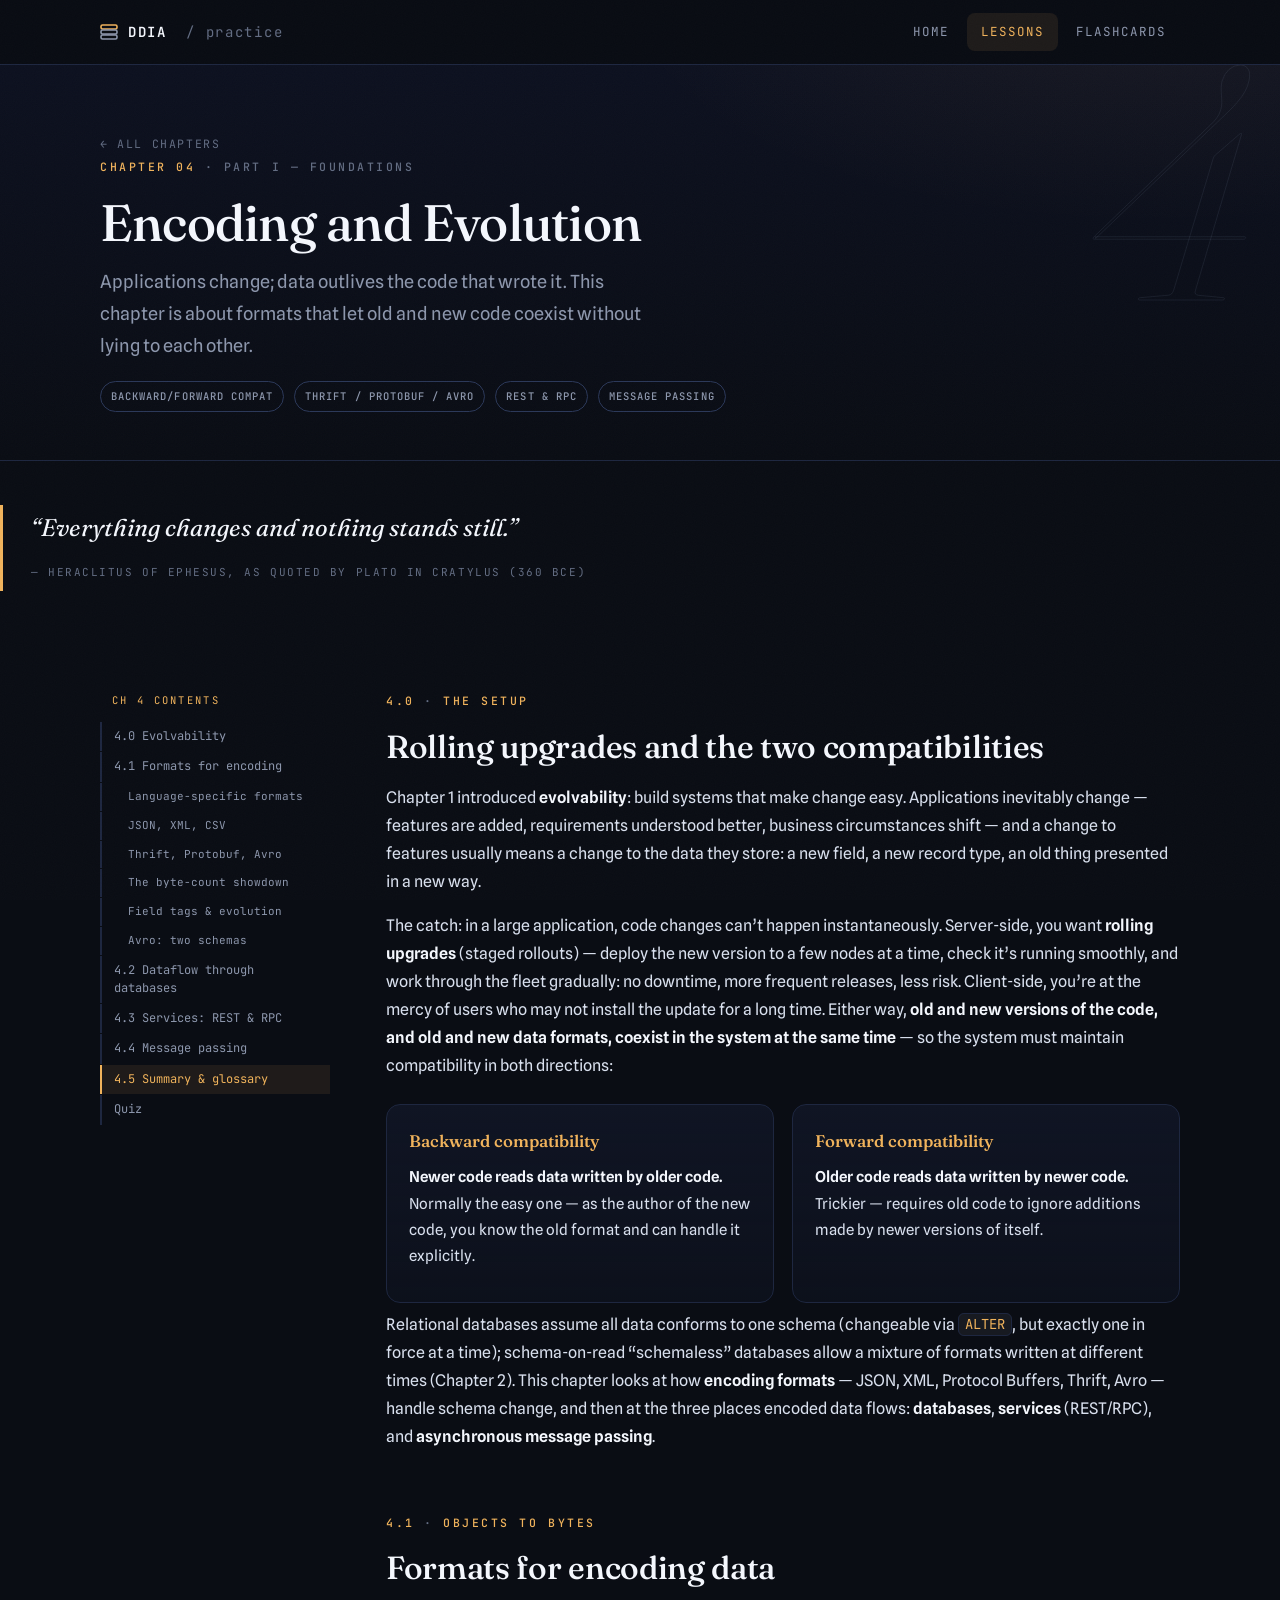
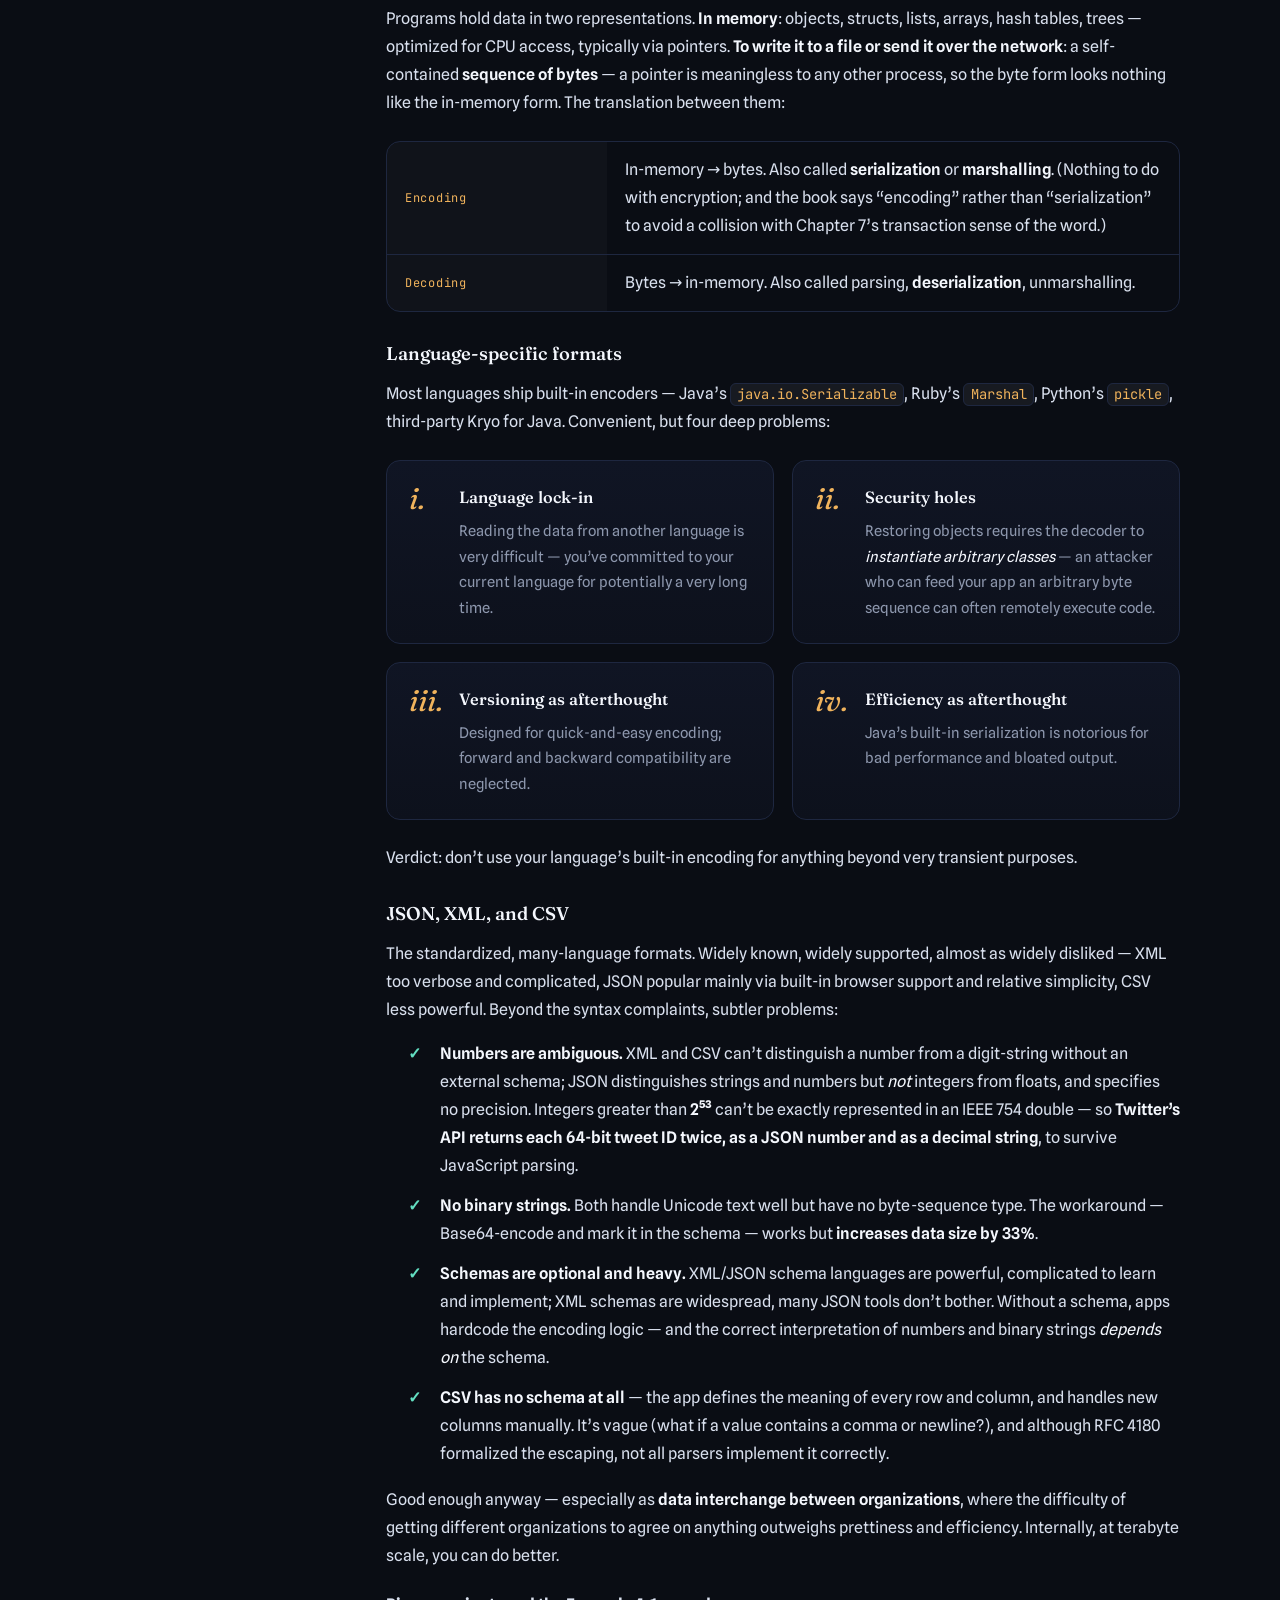
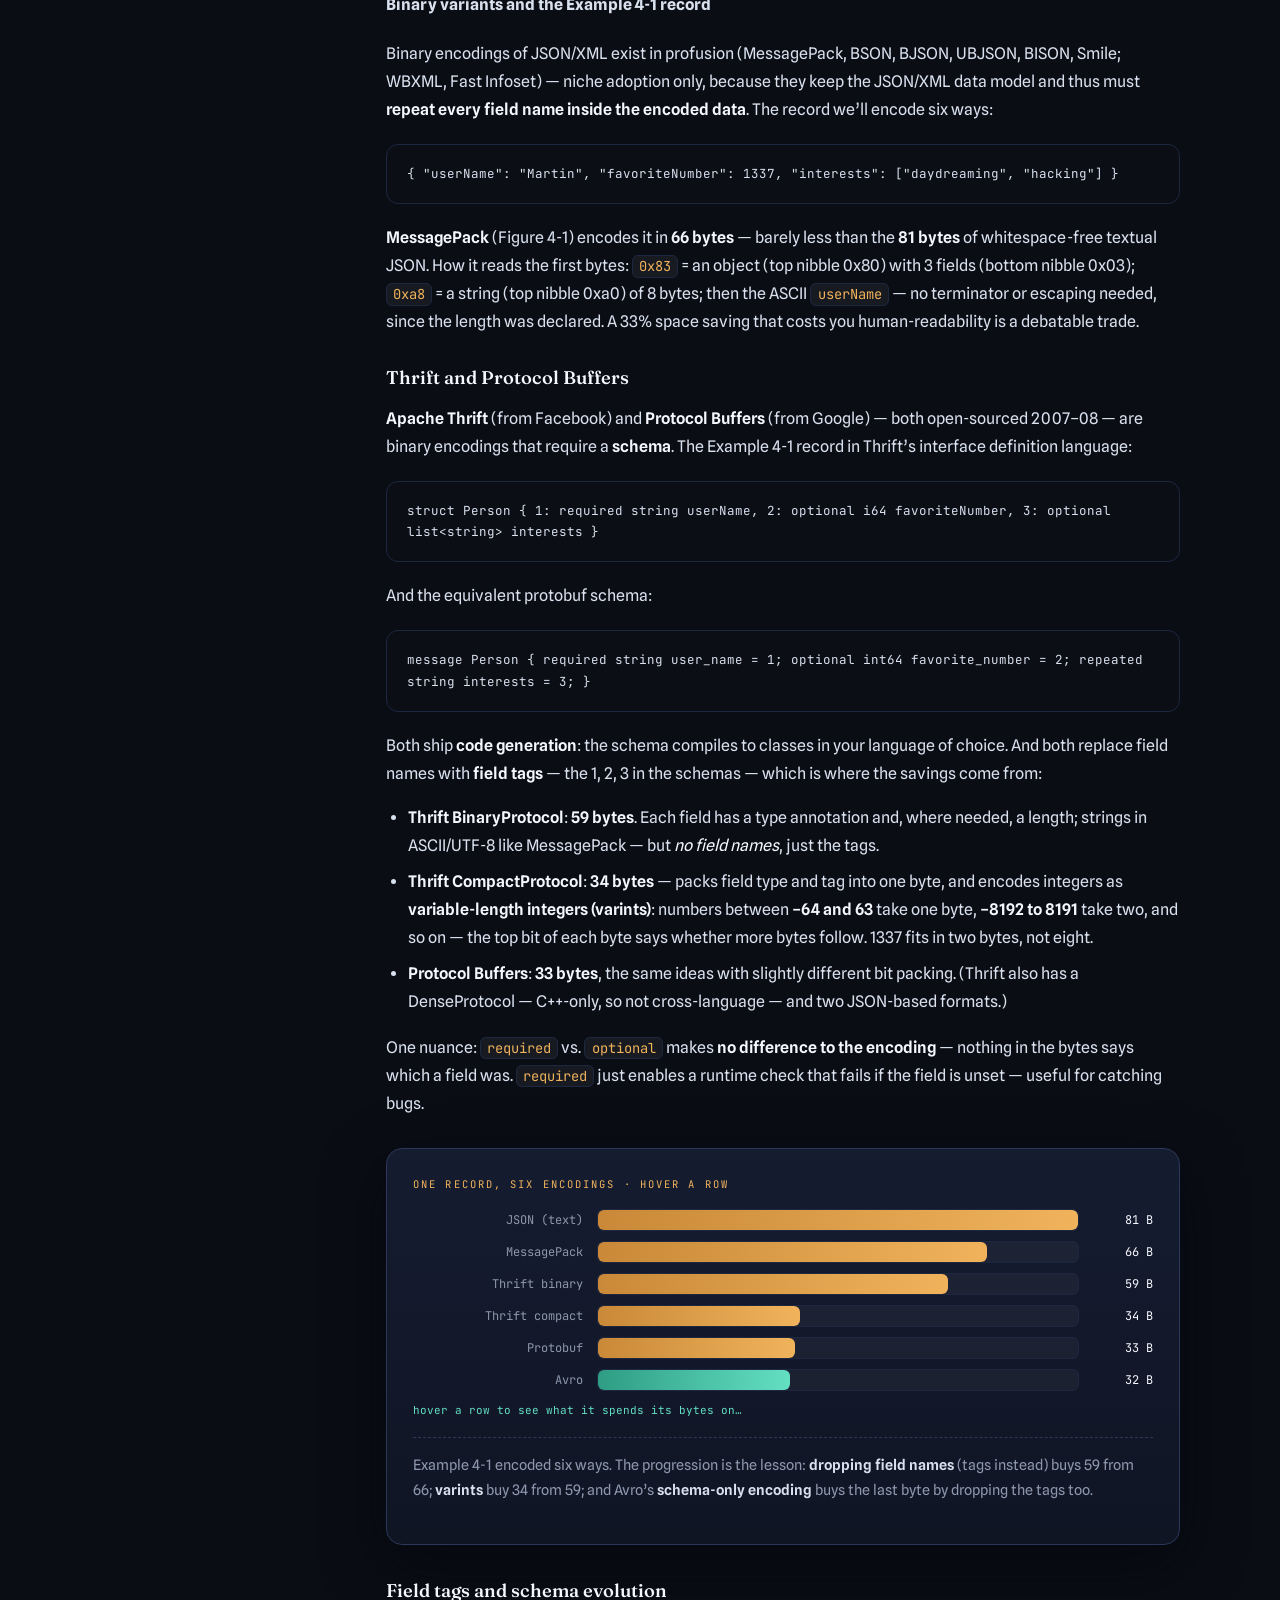
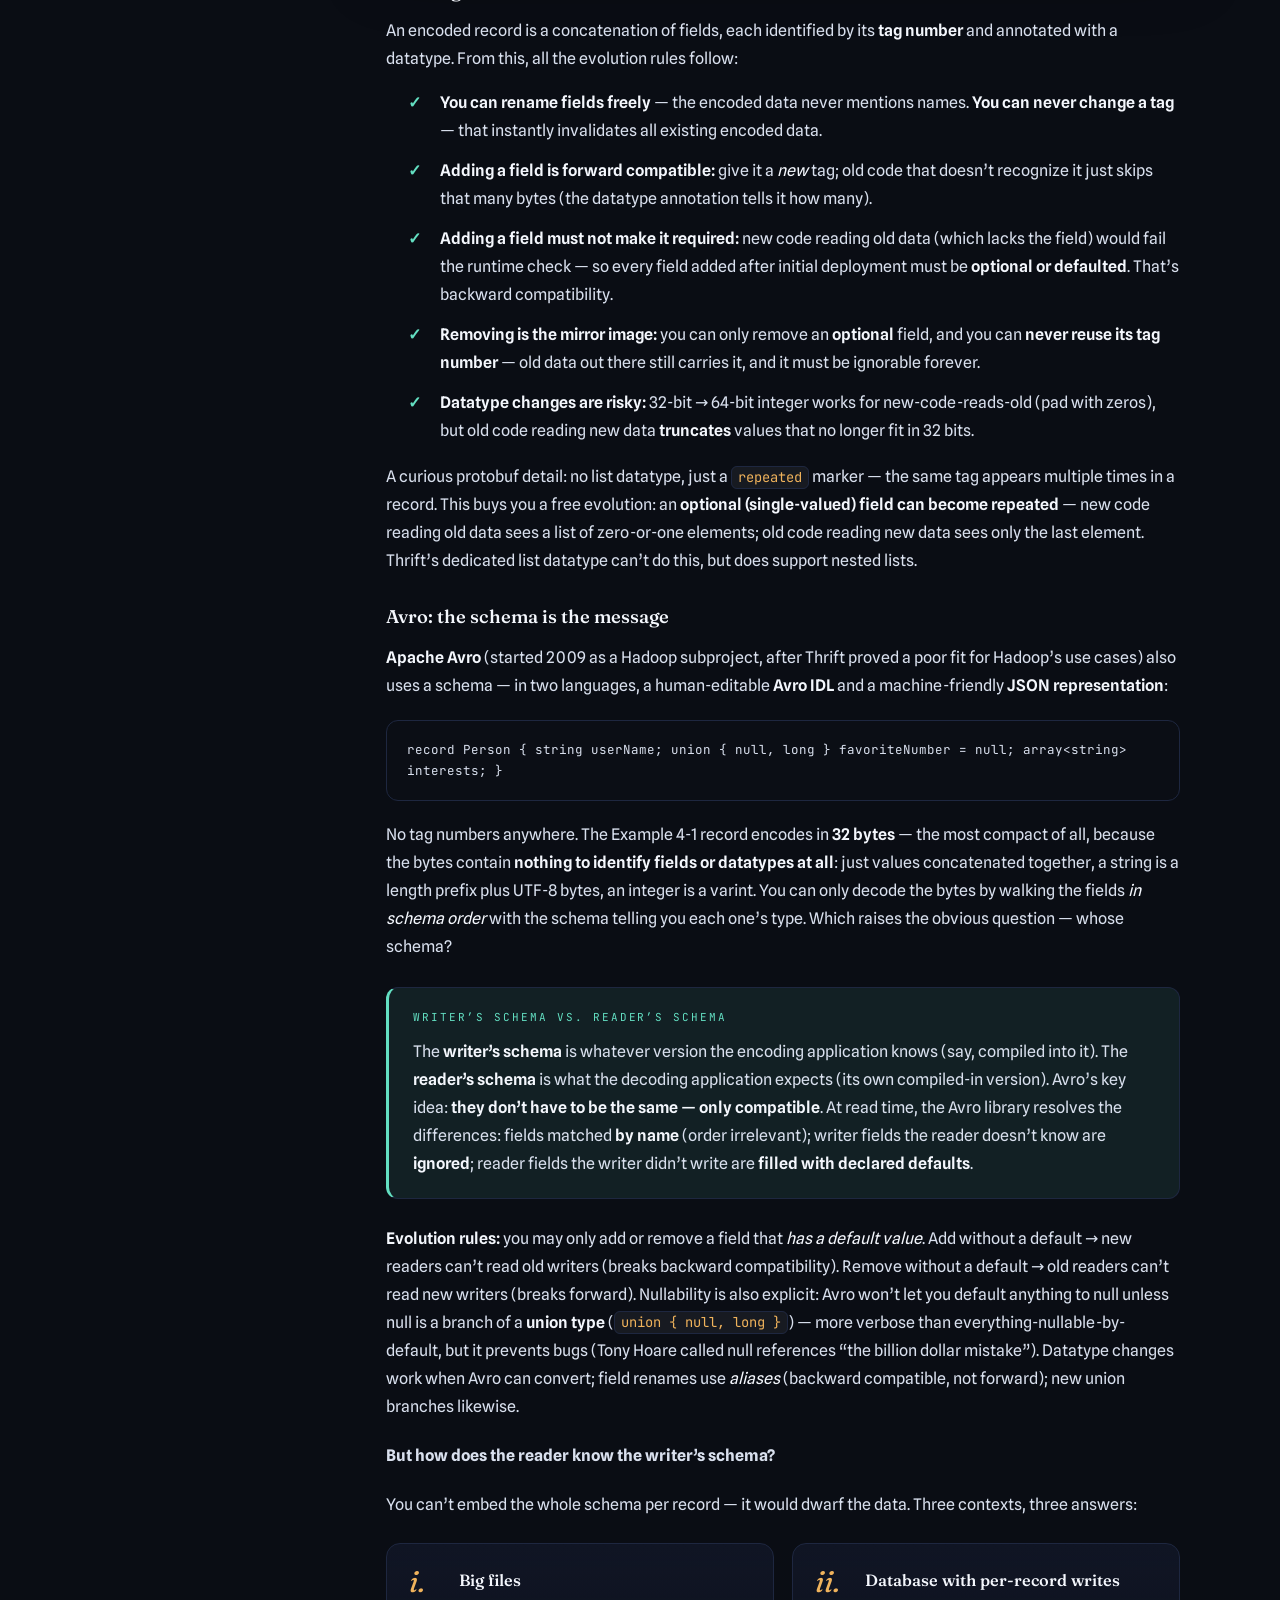
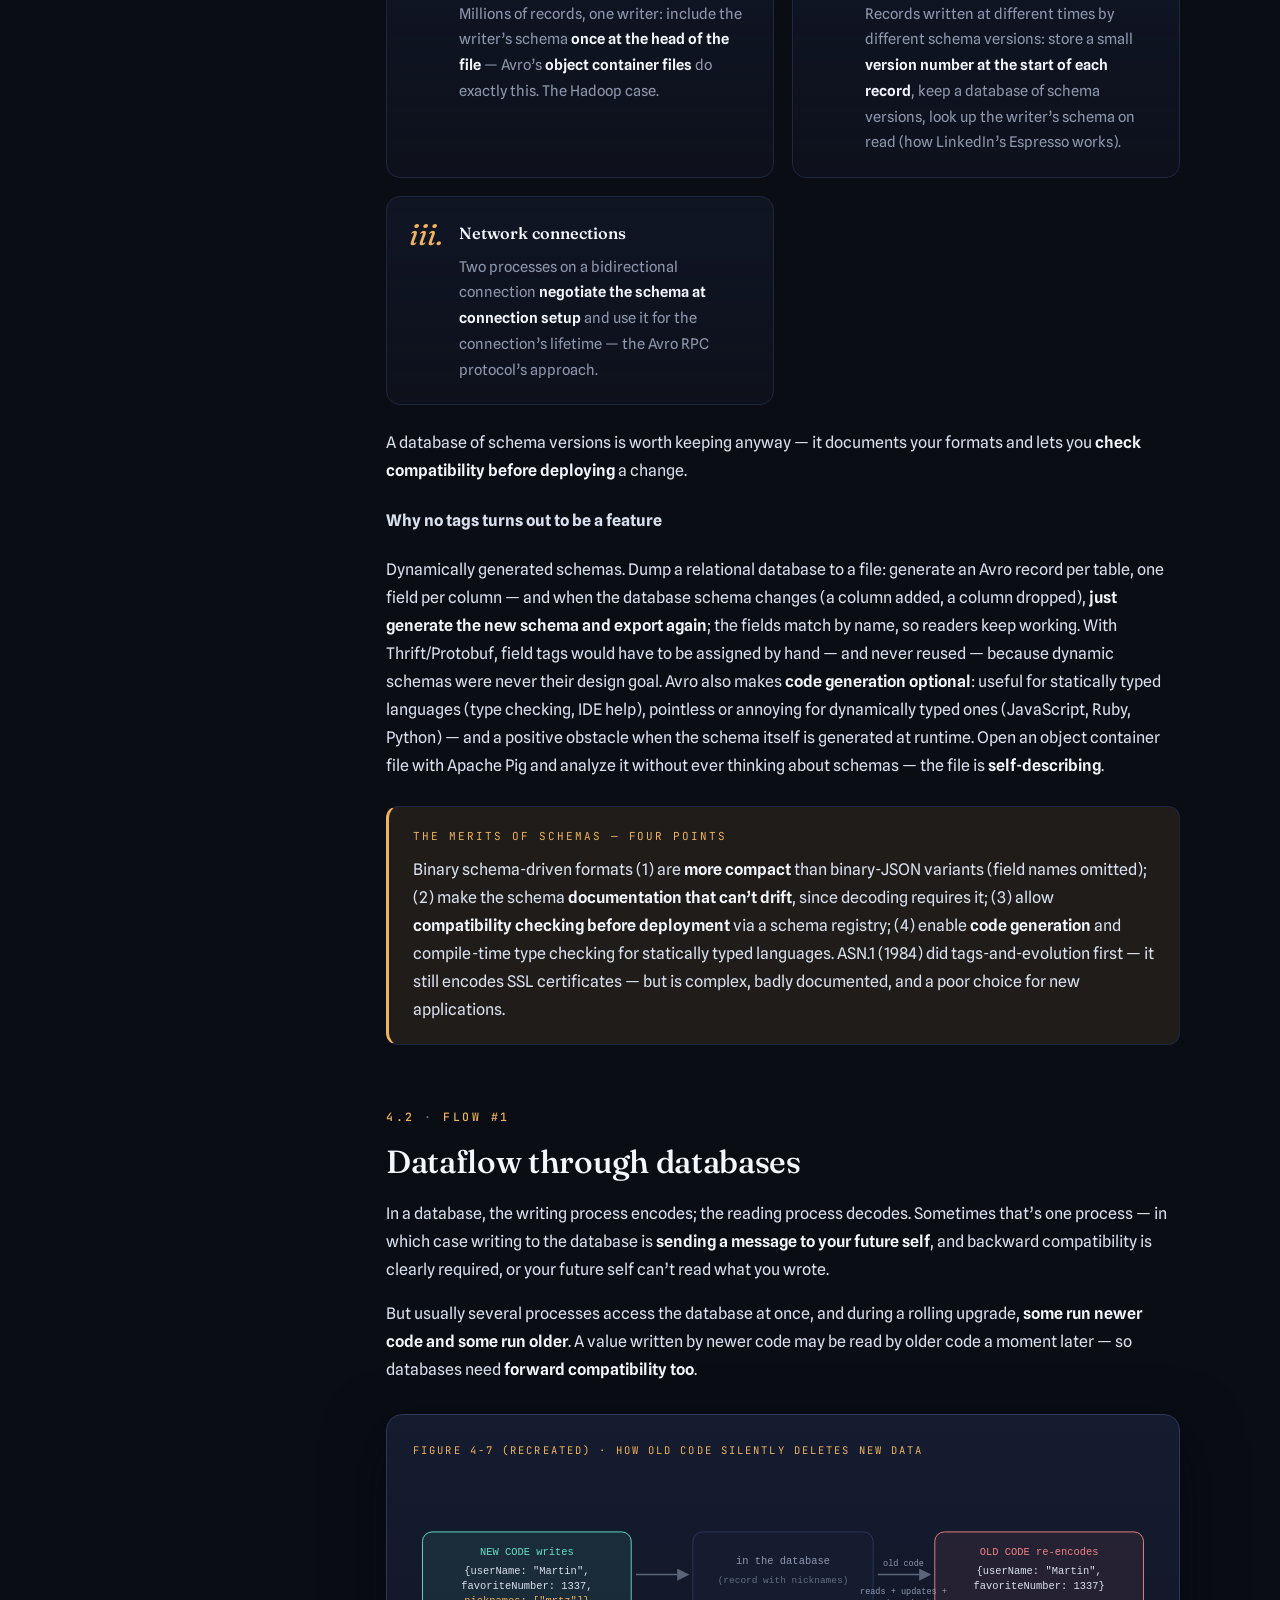
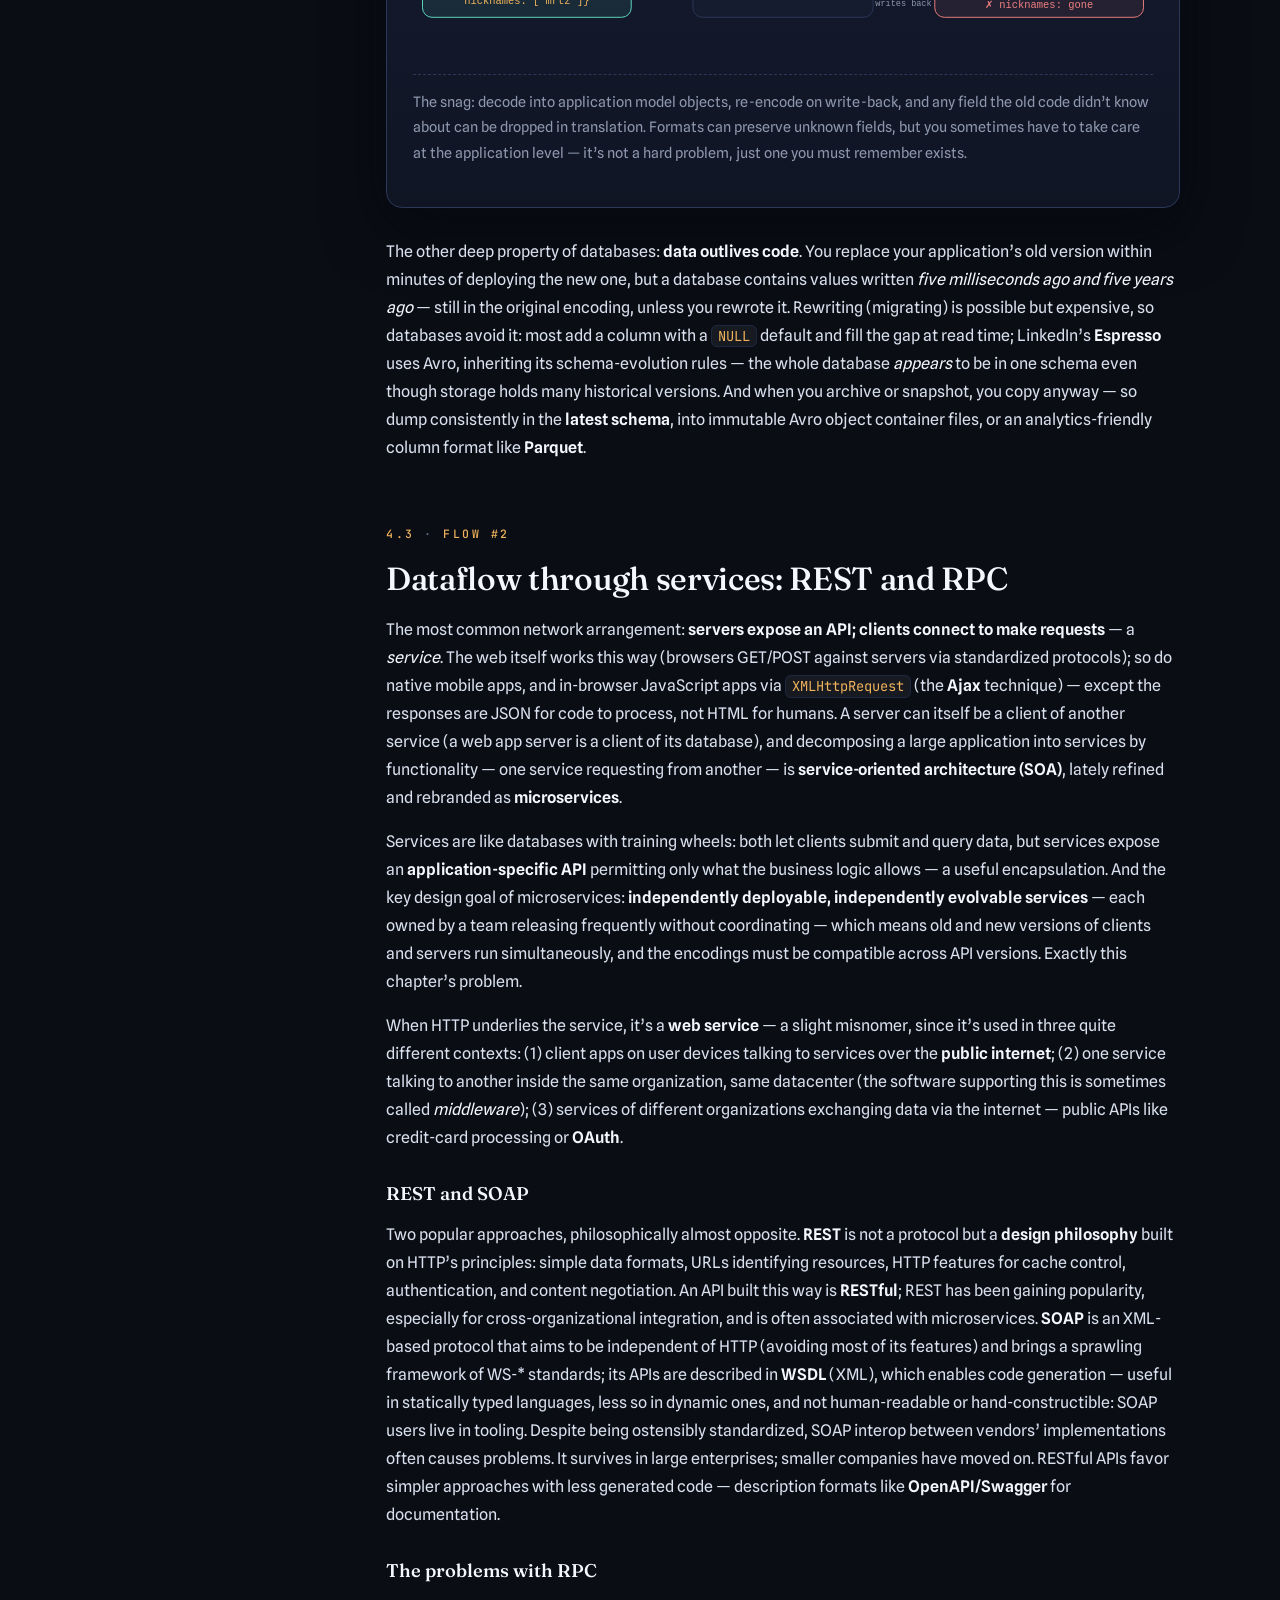
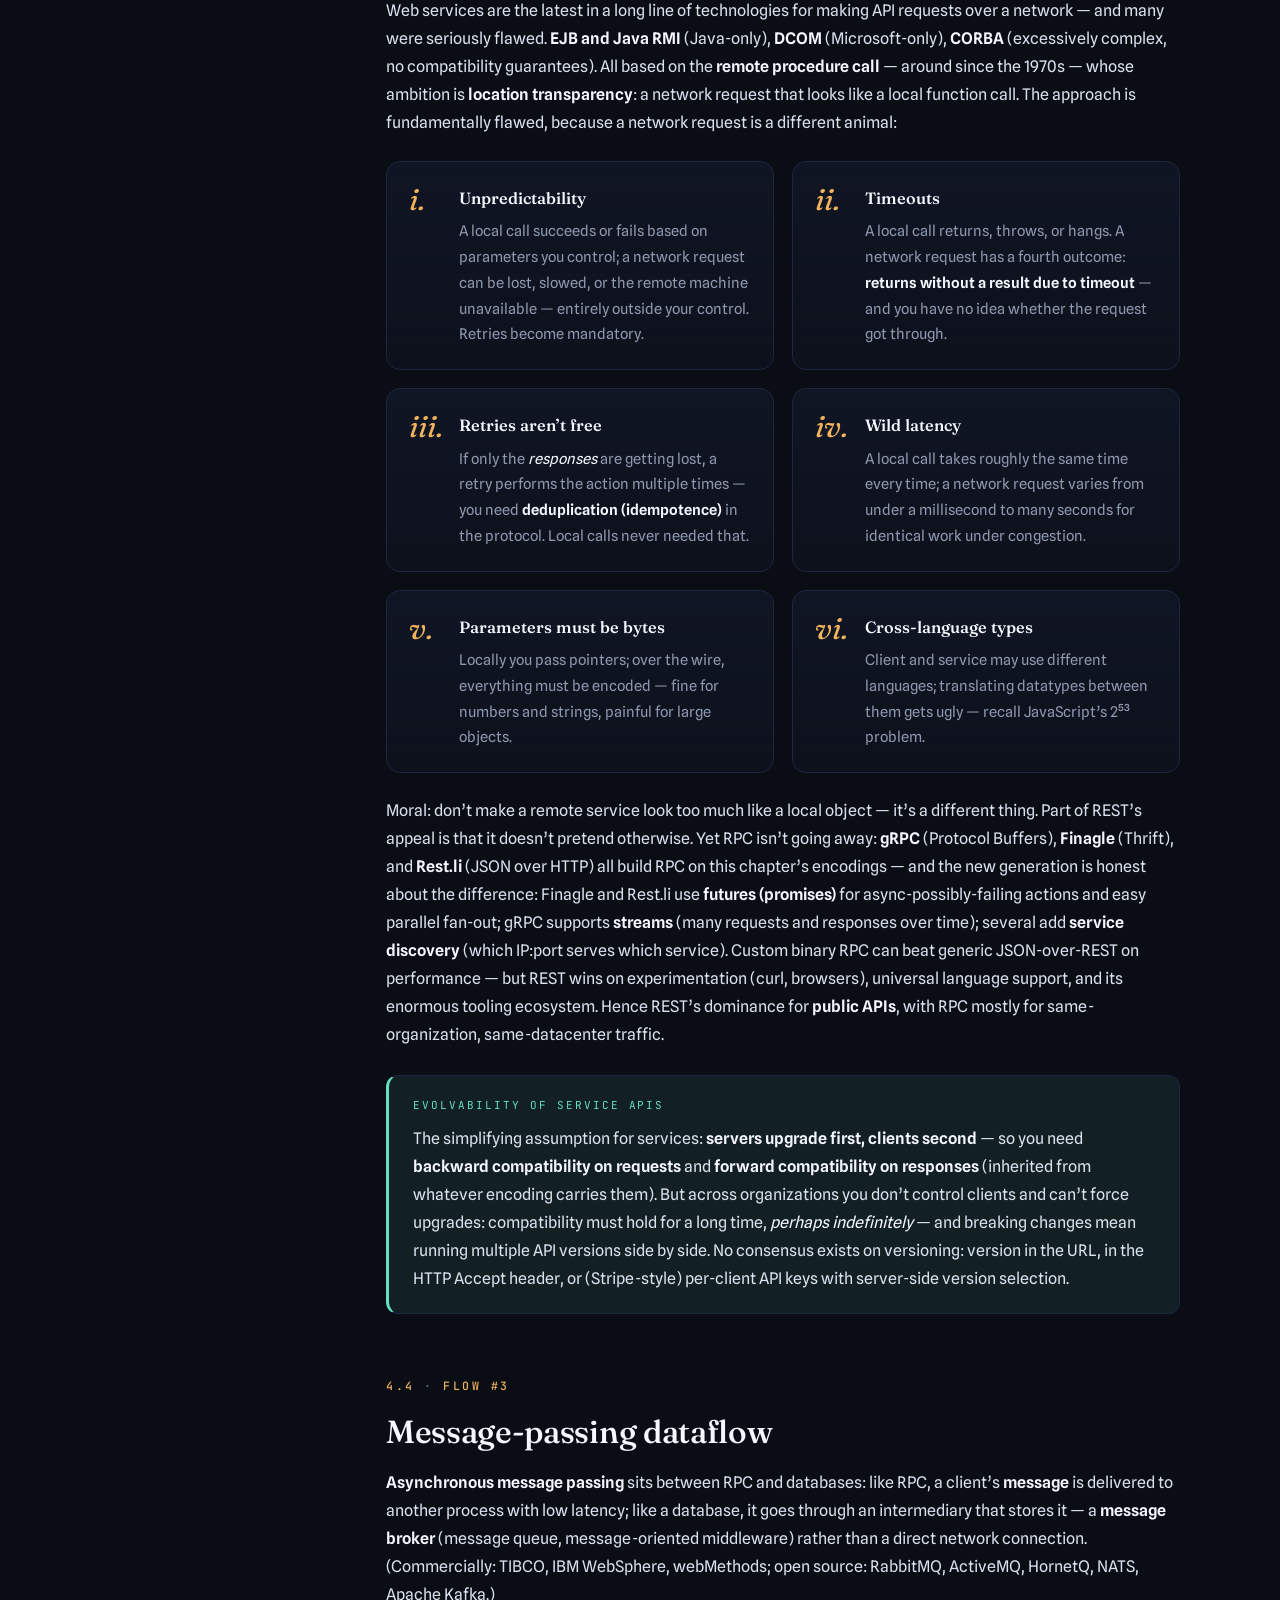
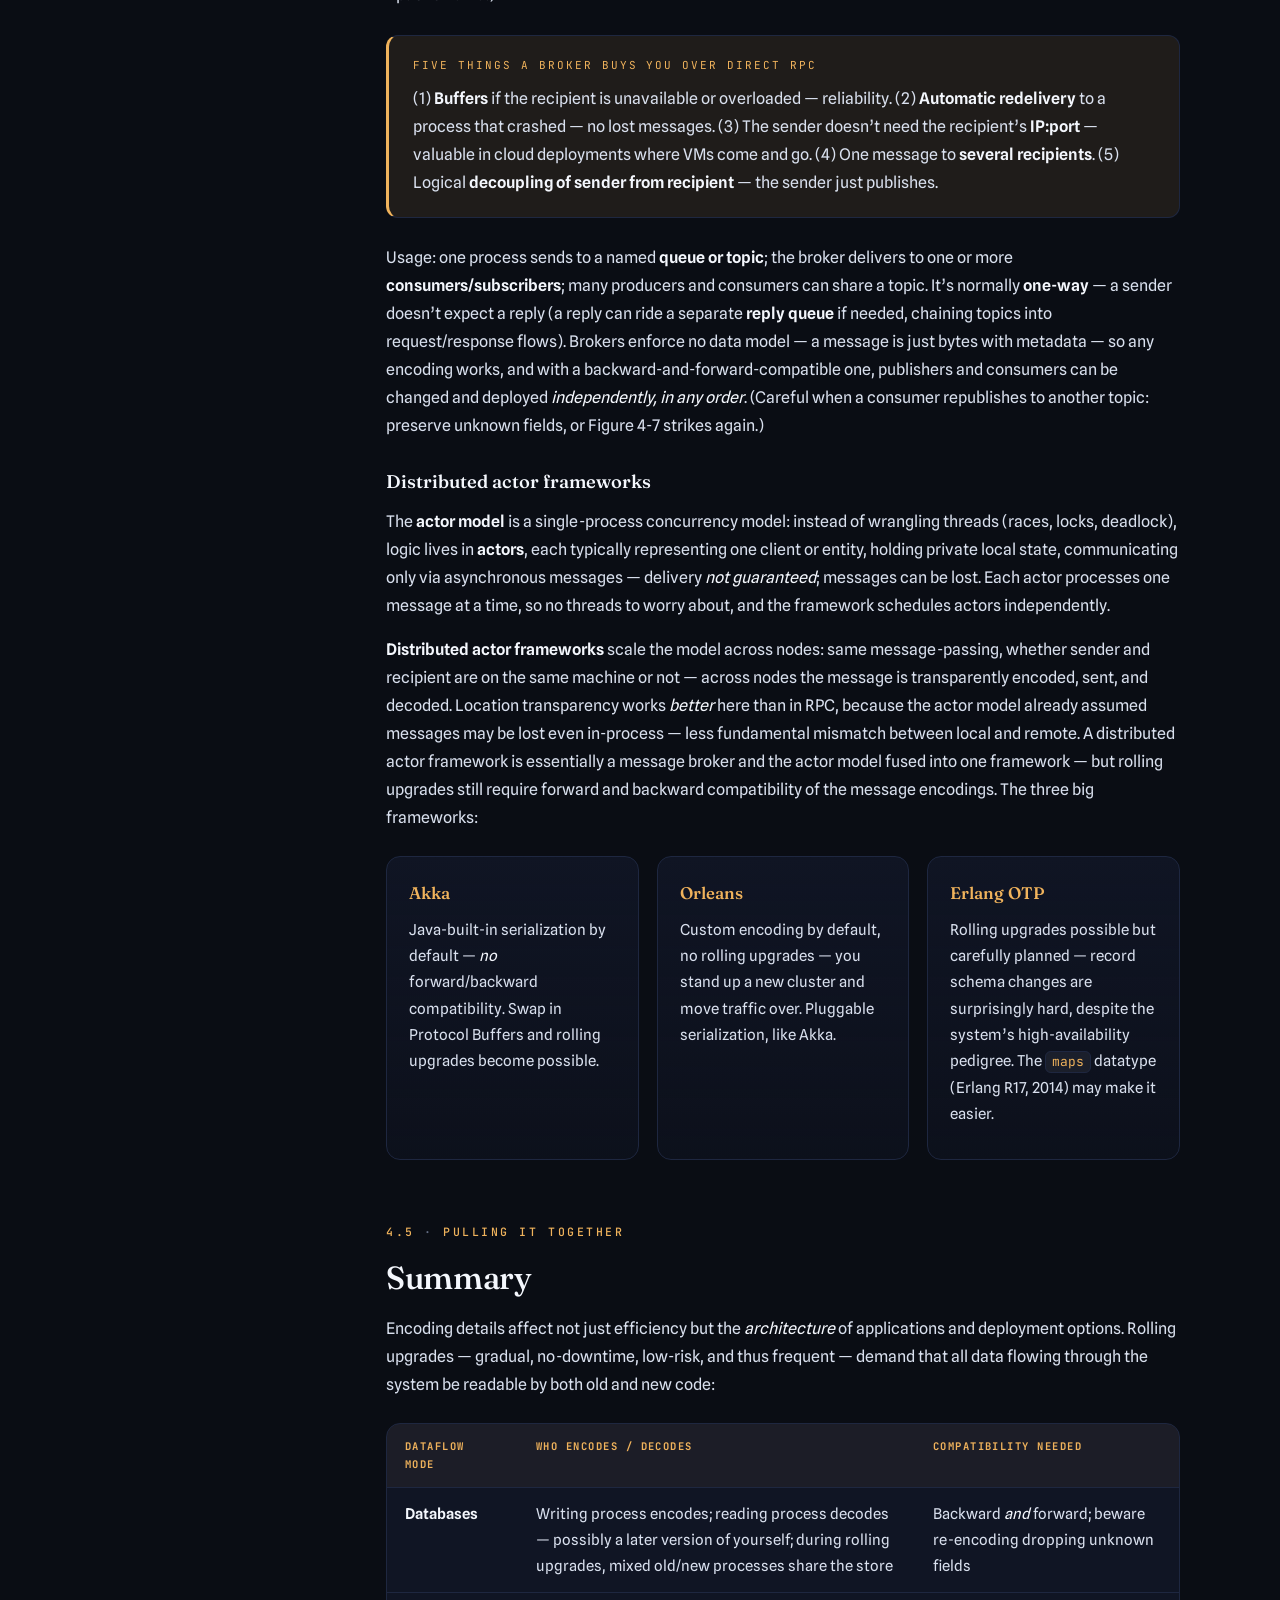
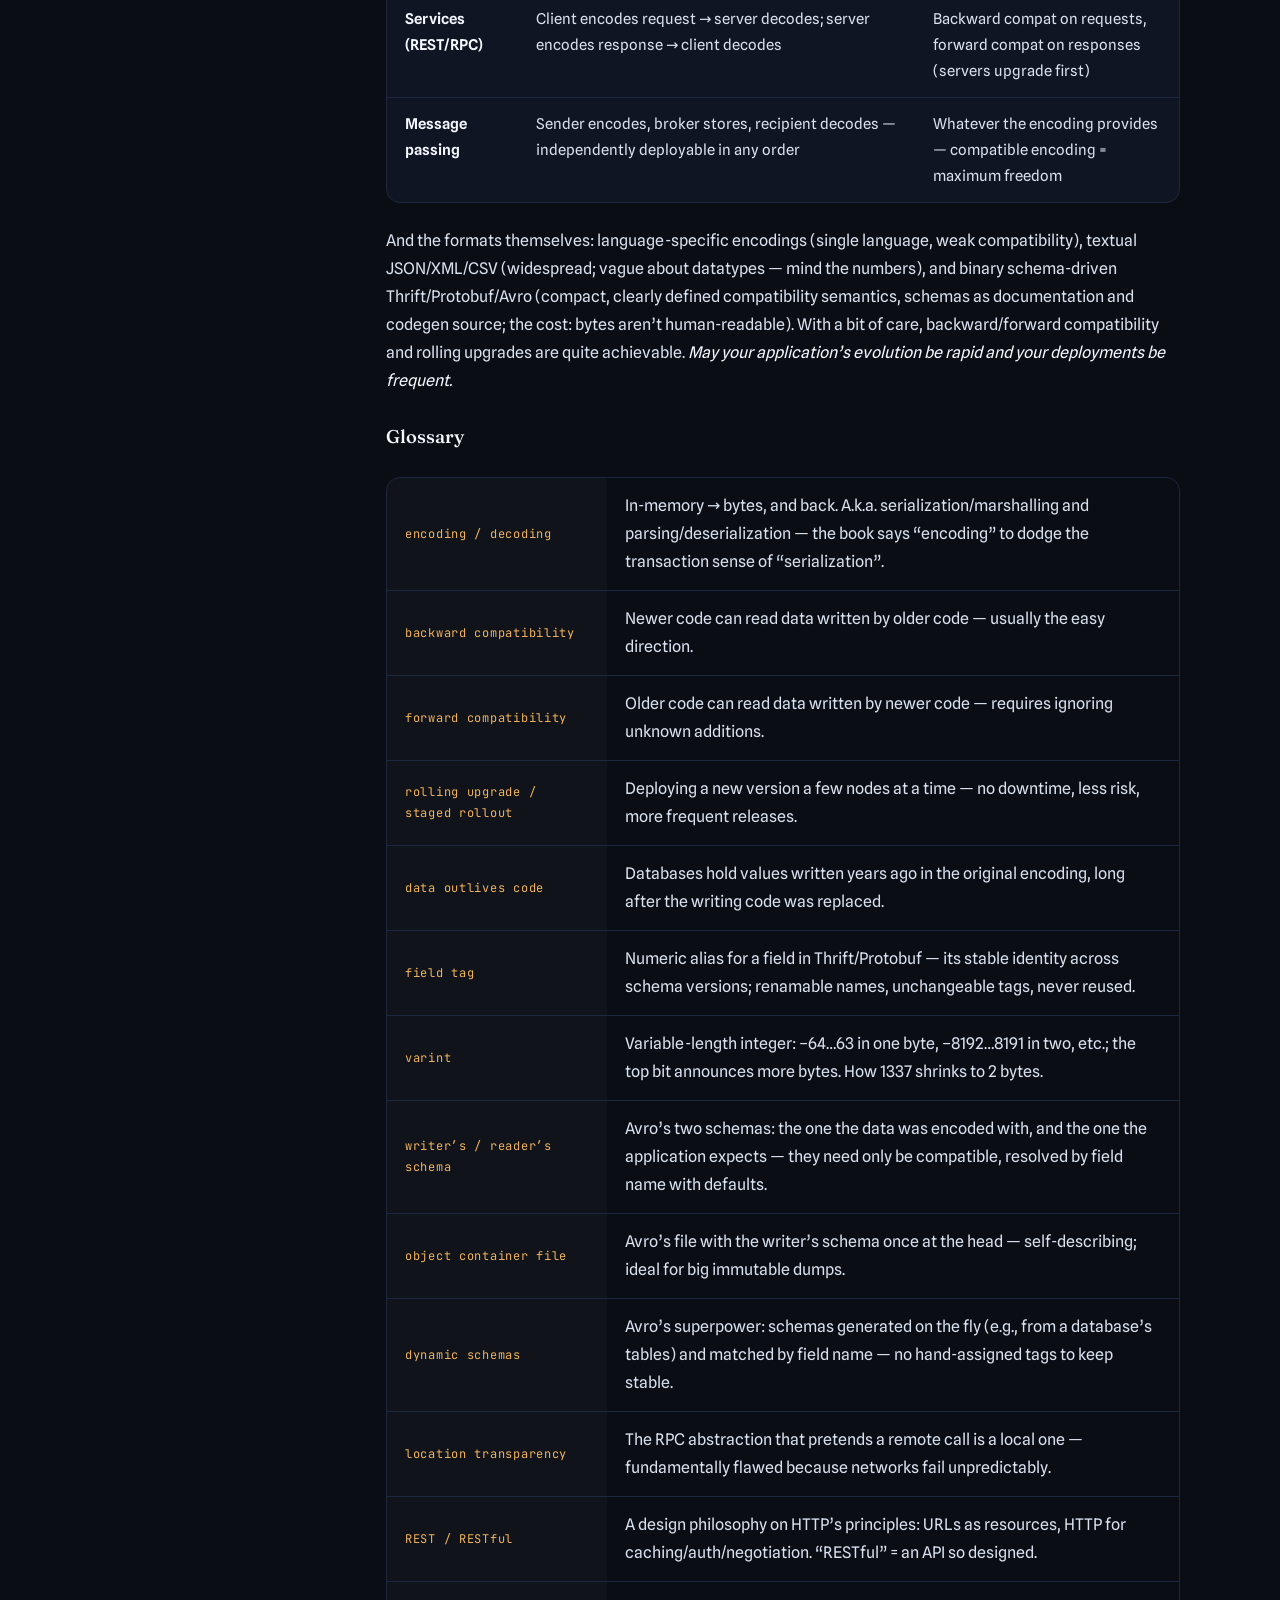
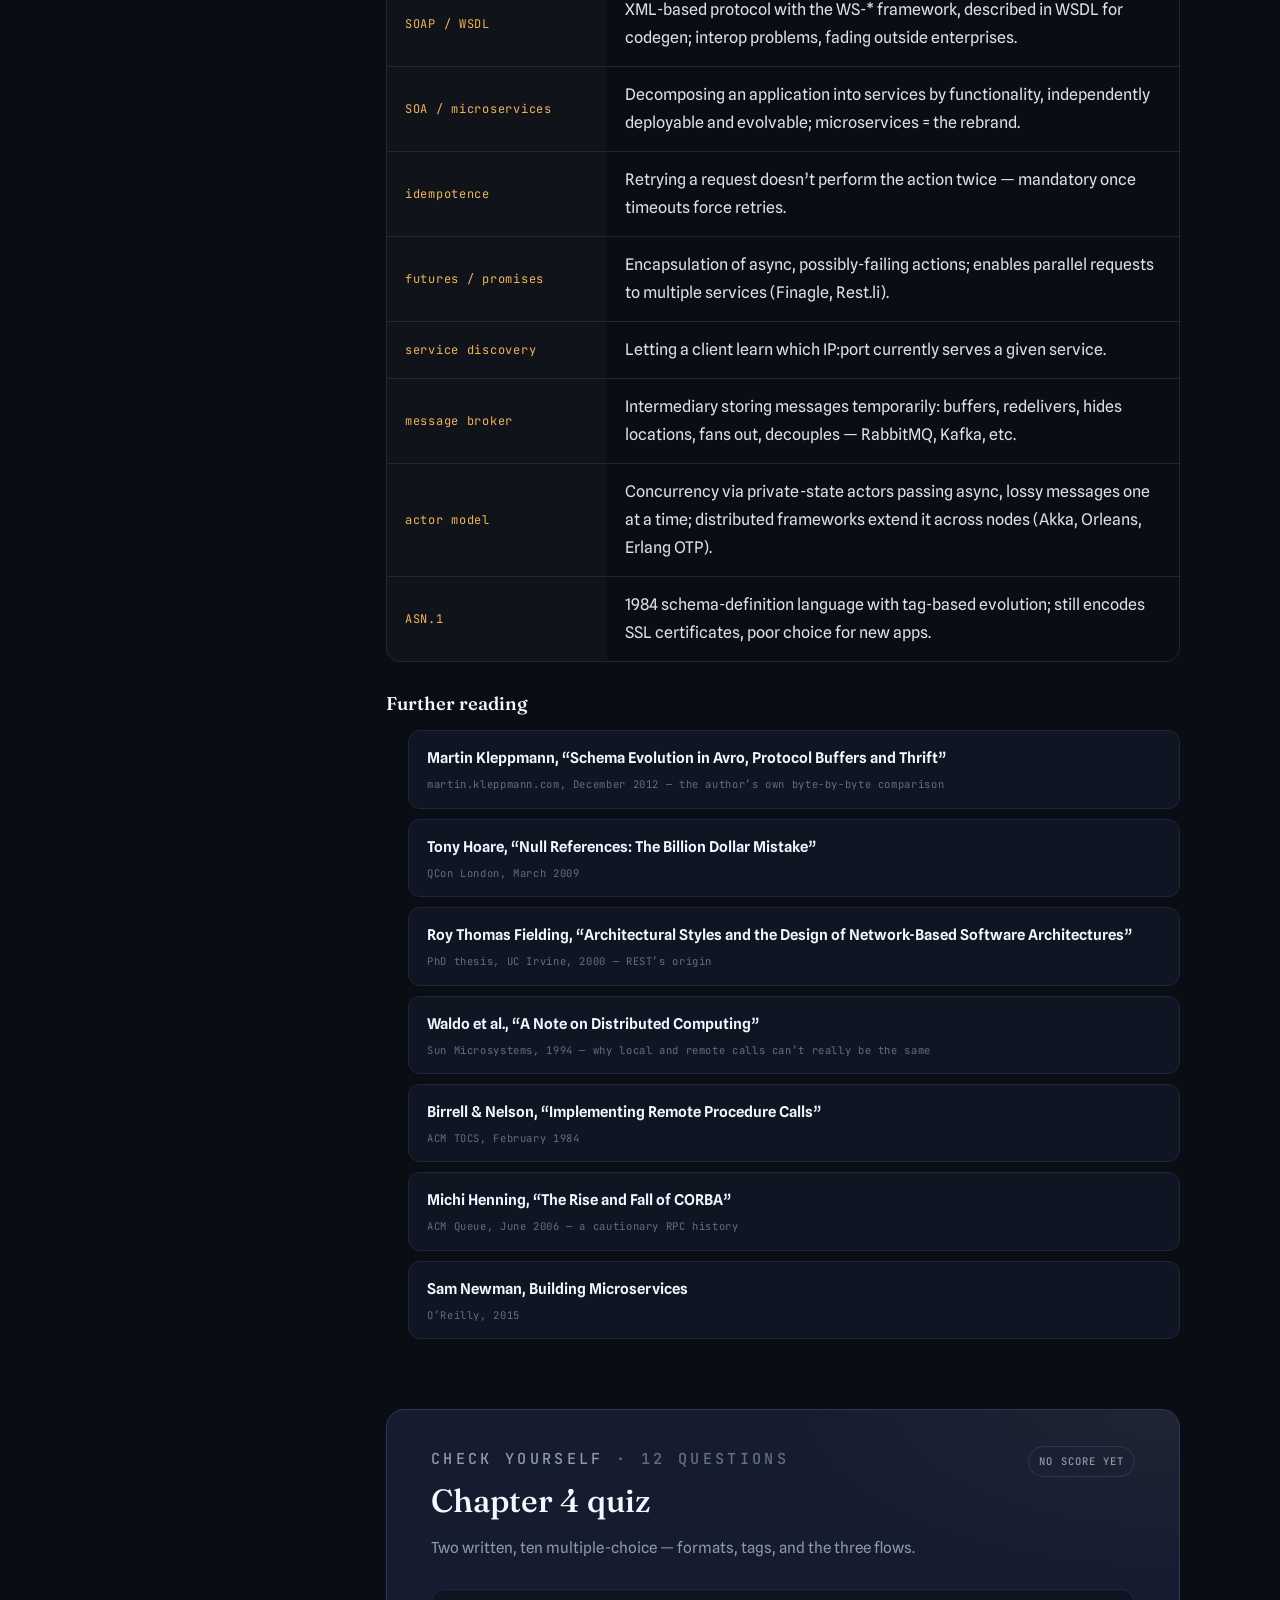
<file: lessons/chapter4.html>
<!doctype html>
<html lang="en">
<head>
  <meta charset="utf-8">
  <meta name="viewport" content="width=device-width, initial-scale=1">
  <title>Chapter 4 · Encoding and Evolution — DDIA Practice</title>
  <meta name="description" content="A comprehensive study guide to Chapter 4 of Designing Data-Intensive Applications: encoding formats (JSON, Thrift, Protocol Buffers, Avro), schema evolution, and modes of dataflow through databases, services, and message passing.">
  <link rel="icon" href="data:image/svg+xml,%3Csvg xmlns='http://www.w3.org/2000/svg' viewBox='0 0 32 32'%3E%3Crect width='32' height='32' rx='7' fill='%230a0d14'/%3E%3Cpath d='M16 6l9 10-9 10-9-10z' fill='%23f0b35c'/%3E%3C/svg%3E">
  <link rel="preconnect" href="https://fonts.googleapis.com">
  <link rel="preconnect" href="https://fonts.gstatic.com" crossorigin>
  <link href="https://fonts.googleapis.com/css2?family=Fraunces:ital,opsz,wght@0,9..144,300..700;1,9..144,300..700&family=Spline+Sans:wght@300..700&family=JetBrains+Mono:wght@400..600&display=swap" rel="stylesheet">
  
  <script>document.documentElement.classList.add("js")</script>
  <link rel="stylesheet" href="../css/style.css">
</head>
<body data-active="lessons" class="is-lesson">

  <div class="reading-progress" id="readingProgress" aria-hidden="true"></div>

  <header class="nav">
    <div class="container nav-inner">
      <a class="brand" href="../index.html">
        <svg width="18" height="18" viewBox="0 0 18 18" fill="none" aria-hidden="true">
          <rect x="1" y="2" width="16" height="4" rx="1.5" stroke="#f0b35c" stroke-width="1.6"/>
          <rect x="1" y="7" width="16" height="4" rx="1.5" stroke="#8d97ad" stroke-width="1.6"/>
          <rect x="1" y="12" width="16" height="4" rx="1.5" stroke="#8d97ad" stroke-width="1.6"/>
        </svg>
        DDIA&nbsp;<span class="dim">/ practice</span>
      </a>
      <nav class="nav-links" aria-label="Main">
        <a href="../index.html" data-nav="home">Home</a>
        <a href="../index.html#lessons" data-nav="lessons">Lessons</a>
        <a href="../flashcards.html" data-nav="flashcards">Flashcards</a>
      </nav>
    </div>
  </header>

  <main>

    <div class="lesson-hero">
      <span class="lesson-hero-num" aria-hidden="true">4</span>
      <div class="container">
        <a class="crumb" href="../index.html#lessons">← All chapters</a>
        <p class="kicker">Chapter 04 <span class="dim">· Part I — Foundations</span></p>
        <h1>Encoding and Evolution</h1>
        <p class="lede">Applications change; data outlives the code that wrote it. This chapter is about formats that let old and new code coexist without lying to each other.</p>
        <div class="lesson-meta">
          <span class="chip">Backward/forward compat</span>
          <span class="chip">Thrift / Protobuf / Avro</span>
          <span class="chip">REST &amp; RPC</span>
          <span class="chip">Message passing</span>
        </div>
      </div>
    </div>

    <div class="pullquote container">
      <p>“Everything changes and nothing stands still.”</p>
      <cite>— Heraclitus of Ephesus, as quoted by Plato in Cratylus (360 BCE)</cite>
    </div>

    <div class="chapter-layout container">

      <aside class="toc" aria-label="Chapter contents">
        <p class="toc-title">Ch 4 contents</p>
        <ul>
          <li><a href="#s-intro">4.0 Evolvability</a></li>
          <li><a href="#s-formats">4.1 Formats for encoding</a></li>
          <li><a href="#s-langs" class="sub">Language-specific formats</a></li>
          <li><a href="#s-json" class="sub">JSON, XML, CSV</a></li>
          <li><a href="#s-binary" class="sub">Thrift, Protobuf, Avro</a></li>
          <li><a href="#bytefigure" class="sub">The byte-count showdown</a></li>
          <li><a href="#s-tags" class="sub">Field tags &amp; evolution</a></li>
          <li><a href="#s-avro" class="sub">Avro: two schemas</a></li>
          <li><a href="#s-dbflow">4.2 Dataflow through databases</a></li>
          <li><a href="#s-services">4.3 Services: REST &amp; RPC</a></li>
          <li><a href="#s-msg">4.4 Message passing</a></li>
          <li><a href="#s-summary">4.5 Summary &amp; glossary</a></li>
          <li><a href="#quiz-section">Quiz</a></li>
        </ul>
      </aside>

      <div class="lesson-body">

        <!-- ================= 4.0 ================= -->
        <section class="block reveal" id="s-intro">
          <p class="kicker">4.0 <span class="dim">·</span> The setup</p>
          <h2>Rolling upgrades and the two compatibilities</h2>
          <p>Chapter 1 introduced <strong>evolvability</strong>: build systems that make change easy. Applications inevitably change — features are added, requirements understood better, business circumstances shift — and a change to features usually means a change to the data they store: a new field, a new record type, an old thing presented in a new way.</p>
          <p>The catch: in a large application, code changes can’t happen instantaneously. Server-side, you want <strong>rolling upgrades</strong> (staged rollouts) — deploy the new version to a few nodes at a time, check it’s running smoothly, and work through the fleet gradually: no downtime, more frequent releases, less risk. Client-side, you’re at the mercy of users who may not install the update for a long time. Either way, <strong>old and new versions of the code, and old and new data formats, coexist in the system at the same time</strong> — so the system must maintain compatibility in both directions:</p>
          <div class="term-grid">
            <div class="term">
              <h4>Backward compatibility</h4>
              <p><strong>Newer code reads data written by older code.</strong> Normally the easy one — as the author of the new code, you know the old format and can handle it explicitly.</p>
            </div>
            <div class="term">
              <h4>Forward compatibility</h4>
              <p><strong>Older code reads data written by newer code.</strong> Trickier — requires old code to ignore additions made by newer versions of itself.</p>
            </div>
          </div>
          <p>Relational databases assume all data conforms to one schema (changeable via <code>ALTER</code>, but exactly one in force at a time); schema-on-read “schemaless” databases allow a mixture of formats written at different times (Chapter 2). This chapter looks at how <strong>encoding formats</strong> — JSON, XML, Protocol Buffers, Thrift, Avro — handle schema change, and then at the three places encoded data flows: <strong>databases</strong>, <strong>services</strong> (REST/RPC), and <strong>asynchronous message passing</strong>.</p>
        </section>

        <!-- ================= 4.1 ================= -->
        <section class="block reveal" id="s-formats">
          <p class="kicker">4.1 <span class="dim">·</span> Objects to bytes</p>
          <h2>Formats for encoding data</h2>
          <p>Programs hold data in two representations. <strong>In memory</strong>: objects, structs, lists, arrays, hash tables, trees — optimized for CPU access, typically via pointers. <strong>To write it to a file or send it over the network</strong>: a self-contained <strong>sequence of bytes</strong> — a pointer is meaningless to any other process, so the byte form looks nothing like the in-memory form. The translation between them:</p>
          <dl class="kv">
            <div class="kv-row"><dt>Encoding</dt><dd>In-memory → bytes. Also called <strong>serialization</strong> or <strong>marshalling</strong>. (Nothing to do with encryption; and the book says “encoding” rather than “serialization” to avoid a collision with Chapter 7’s transaction sense of the word.)</dd></div>
            <div class="kv-row"><dt>Decoding</dt><dd>Bytes → in-memory. Also called parsing, <strong>deserialization</strong>, unmarshalling.</dd></div>
          </dl>

          <h3 id="s-langs">Language-specific formats</h3>
          <p>Most languages ship built-in encoders — Java’s <code>java.io.Serializable</code>, Ruby’s <code>Marshal</code>, Python’s <code>pickle</code>, third-party Kryo for Java. Convenient, but four deep problems:</p>
          <div class="num-grid">
            <div class="num-card"><span class="n">i.</span><div><h4>Language lock-in</h4><p>Reading the data from another language is very difficult — you’ve committed to your current language for potentially a very long time.</p></div></div>
            <div class="num-card"><span class="n">ii.</span><div><h4>Security holes</h4><p>Restoring objects requires the decoder to <em>instantiate arbitrary classes</em> — an attacker who can feed your app an arbitrary byte sequence can often remotely execute code.</p></div></div>
            <div class="num-card"><span class="n">iii.</span><div><h4>Versioning as afterthought</h4><p>Designed for quick-and-easy encoding; forward and backward compatibility are neglected.</p></div></div>
            <div class="num-card"><span class="n">iv.</span><div><h4>Efficiency as afterthought</h4><p>Java’s built-in serialization is notorious for bad performance and bloated output.</p></div></div>
          </div>
          <p>Verdict: don’t use your language’s built-in encoding for anything beyond very transient purposes.</p>

          <h3 id="s-json">JSON, XML, and CSV</h3>
          <p>The standardized, many-language formats. Widely known, widely supported, almost as widely disliked — XML too verbose and complicated, JSON popular mainly via built-in browser support and relative simplicity, CSV less powerful. Beyond the syntax complaints, subtler problems:</p>
          <ul class="checklist">
            <li><strong>Numbers are ambiguous.</strong> XML and CSV can’t distinguish a number from a digit-string without an external schema; JSON distinguishes strings and numbers but <em>not</em> integers from floats, and specifies no precision. Integers greater than <strong>2⁵³</strong> can’t be exactly represented in an IEEE 754 double — so <strong>Twitter’s API returns each 64-bit tweet ID twice, as a JSON number and as a decimal string</strong>, to survive JavaScript parsing.</li>
            <li><strong>No binary strings.</strong> Both handle Unicode text well but have no byte-sequence type. The workaround — Base64-encode and mark it in the schema — works but <strong>increases data size by 33%</strong>.</li>
            <li><strong>Schemas are optional and heavy.</strong> XML/JSON schema languages are powerful, complicated to learn and implement; XML schemas are widespread, many JSON tools don’t bother. Without a schema, apps hardcode the encoding logic — and the correct interpretation of numbers and binary strings <em>depends on</em> the schema.</li>
            <li><strong>CSV has no schema at all</strong> — the app defines the meaning of every row and column, and handles new columns manually. It’s vague (what if a value contains a comma or newline?), and although RFC 4180 formalized the escaping, not all parsers implement it correctly.</li>
          </ul>
          <p>Good enough anyway — especially as <strong>data interchange between organizations</strong>, where the difficulty of getting different organizations to agree on anything outweighs prettiness and efficiency. Internally, at terabyte scale, you can do better.</p>

          <h4>Binary variants and the Example 4-1 record</h4>
          <p>Binary encodings of JSON/XML exist in profusion (MessagePack, BSON, BJSON, UBJSON, BISON, Smile; WBXML, Fast Infoset) — niche adoption only, because they keep the JSON/XML data model and thus must <strong>repeat every field name inside the encoded data</strong>. The record we’ll encode six ways:</p>
          <div class="code-block">{
    "userName": "Martin",
    "favoriteNumber": 1337,
    "interests": ["daydreaming", "hacking"]
}</div>
          <p><strong>MessagePack</strong> (Figure 4-1) encodes it in <strong>66 bytes</strong> — barely less than the <strong>81 bytes</strong> of whitespace-free textual JSON. How it reads the first bytes: <code>0x83</code> = an object (top nibble 0x80) with 3 fields (bottom nibble 0x03); <code>0xa8</code> = a string (top nibble 0xa0) of 8 bytes; then the ASCII <code>userName</code> — no terminator or escaping needed, since the length was declared. A 33% space saving that costs you human-readability is a debatable trade.</p>

          <h3 id="s-binary">Thrift and Protocol Buffers</h3>
          <p><strong>Apache Thrift</strong> (from Facebook) and <strong>Protocol Buffers</strong> (from Google) — both open-sourced 2007–08 — are binary encodings that require a <strong>schema</strong>. The Example 4-1 record in Thrift’s interface definition language:</p>
          <div class="code-block">struct Person {
  1: required string       userName,
  2: optional i64          favoriteNumber,
  3: optional list&lt;string&gt; interests
}</div>
          <p>And the equivalent protobuf schema:</p>
          <div class="code-block">message Person {
    required string user_name       = 1;
    optional int64  favorite_number = 2;
    repeated string interests       = 3;
}</div>
          <p>Both ship <strong>code generation</strong>: the schema compiles to classes in your language of choice. And both replace field names with <strong>field tags</strong> — the 1, 2, 3 in the schemas — which is where the savings come from:</p>
          <ul>
            <li><strong>Thrift BinaryProtocol</strong>: <strong>59 bytes</strong>. Each field has a type annotation and, where needed, a length; strings in ASCII/UTF-8 like MessagePack — but <em>no field names</em>, just the tags.</li>
            <li><strong>Thrift CompactProtocol</strong>: <strong>34 bytes</strong> — packs field type and tag into one byte, and encodes integers as <strong>variable-length integers (varints)</strong>: numbers between <strong>–64 and 63</strong> take one byte, <strong>–8192 to 8191</strong> take two, and so on — the top bit of each byte says whether more bytes follow. 1337 fits in two bytes, not eight.</li>
            <li><strong>Protocol Buffers</strong>: <strong>33 bytes</strong>, the same ideas with slightly different bit packing. (Thrift also has a DenseProtocol — C++-only, so not cross-language — and two JSON-based formats.)</li>
          </ul>
          <p>One nuance: <code>required</code> vs. <code>optional</code> makes <strong>no difference to the encoding</strong> — nothing in the bytes says which a field was. <code>required</code> just enables a runtime check that fails if the field is unset — useful for catching bugs.</p>

          <div class="figure" id="bytefigure">
            <p class="fig-head">One record, six encodings · hover a row</p>
            <div class="hbar-row" data-note="Textual JSON — human-readable; every field name spelled out in full: userName, favoriteNumber, interests.">
              <span class="hbar-name">JSON (text)</span>
              <span class="hbar-track"><i class="hbar-fill" style="width:100%"></i></span>
              <span class="hbar-val">81 B</span>
            </div>
            <div class="hbar-row" data-note="MessagePack — binary JSON: type/length prefixes, but field names still written out in every record. 66 bytes, not a big win.">
              <span class="hbar-name">MessagePack</span>
              <span class="hbar-track"><i class="hbar-fill" style="width:81%"></i></span>
              <span class="hbar-val">66 B</span>
            </div>
            <div class="hbar-row" data-note="Thrift BinaryProtocol — field names replaced by field tags (1, 2, 3); fixed-width integers.">
              <span class="hbar-name">Thrift binary</span>
              <span class="hbar-track"><i class="hbar-fill" style="width:73%"></i></span>
              <span class="hbar-val">59 B</span>
            </div>
            <div class="hbar-row" data-note="Thrift CompactProtocol — packs type+tag into one byte; varints shrink 1337 from 8 bytes to 2.">
              <span class="hbar-name">Thrift compact</span>
              <span class="hbar-track"><i class="hbar-fill" style="width:42%"></i></span>
              <span class="hbar-val">34 B</span>
            </div>
            <div class="hbar-row" data-note="Protocol Buffers — same ideas as Thrift compact, different bit packing.">
              <span class="hbar-name">Protobuf</span>
              <span class="hbar-track"><i class="hbar-fill" style="width:41%"></i></span>
              <span class="hbar-val">33 B</span>
            </div>
            <div class="hbar-row best" data-note="Avro — no field names AND no tags: just concatenated values, decodable only against the schema that wrote them.">
              <span class="hbar-name">Avro</span>
              <span class="hbar-track"><i class="hbar-fill" style="width:40%"></i></span>
              <span class="hbar-val">32 B</span>
            </div>
            <p class="fig-readout" id="byte-readout">hover a row to see what it spends its bytes on…</p>
            <p class="fig-caption">Example 4-1 encoded six ways. The progression is the lesson: <strong>dropping field names</strong> (tags instead) buys 59 from 66; <strong>varints</strong> buy 34 from 59; and Avro’s <strong>schema-only encoding</strong> buys the last byte by dropping the tags too.</p>
          </div>

          <h3 id="s-tags">Field tags and schema evolution</h3>
          <p>An encoded record is a concatenation of fields, each identified by its <strong>tag number</strong> and annotated with a datatype. From this, all the evolution rules follow:</p>
          <ul class="checklist">
            <li><strong>You can rename fields freely</strong> — the encoded data never mentions names. <strong>You can never change a tag</strong> — that instantly invalidates all existing encoded data.</li>
            <li><strong>Adding a field is forward compatible:</strong> give it a <em>new</em> tag; old code that doesn’t recognize it just skips that many bytes (the datatype annotation tells it how many).</li>
            <li><strong>Adding a field must not make it required:</strong> new code reading old data (which lacks the field) would fail the runtime check — so every field added after initial deployment must be <strong>optional or defaulted</strong>. That’s backward compatibility.</li>
            <li><strong>Removing is the mirror image:</strong> you can only remove an <strong>optional</strong> field, and you can <strong>never reuse its tag number</strong> — old data out there still carries it, and it must be ignorable forever.</li>
            <li><strong>Datatype changes are risky:</strong> 32-bit → 64-bit integer works for new-code-reads-old (pad with zeros), but old code reading new data <strong>truncates</strong> values that no longer fit in 32 bits.</li>
          </ul>
          <p>A curious protobuf detail: no list datatype, just a <code>repeated</code> marker — the same tag appears multiple times in a record. This buys you a free evolution: an <strong>optional (single-valued) field can become repeated</strong> — new code reading old data sees a list of zero-or-one elements; old code reading new data sees only the last element. Thrift’s dedicated list datatype can’t do this, but does support nested lists.</p>

          <h3 id="s-avro">Avro: the schema is the message</h3>
          <p><strong>Apache Avro</strong> (started 2009 as a Hadoop subproject, after Thrift proved a poor fit for Hadoop’s use cases) also uses a schema — in two languages, a human-editable <strong>Avro IDL</strong> and a machine-friendly <strong>JSON representation</strong>:</p>
          <div class="code-block">record Person {
    string               userName;
    union { null, long } favoriteNumber = null;
    array&lt;string&gt;        interests;
}</div>
          <p>No tag numbers anywhere. The Example 4-1 record encodes in <strong>32 bytes</strong> — the most compact of all, because the bytes contain <strong>nothing to identify fields or datatypes at all</strong>: just values concatenated together, a string is a length prefix plus UTF-8 bytes, an integer is a varint. You can only decode the bytes by walking the fields <em>in schema order</em> with the schema telling you each one’s type. Which raises the obvious question — whose schema?</p>
          <div class="callout note">
            <p class="callout-title">Writer’s schema vs. reader’s schema</p>
            <p>The <strong>writer’s schema</strong> is whatever version the encoding application knows (say, compiled into it). The <strong>reader’s schema</strong> is what the decoding application expects (its own compiled-in version). Avro’s key idea: <strong>they don’t have to be the same — only compatible</strong>. At read time, the Avro library resolves the differences: fields matched <strong>by name</strong> (order irrelevant); writer fields the reader doesn’t know are <strong>ignored</strong>; reader fields the writer didn’t write are <strong>filled with declared defaults</strong>.</p>
          </div>
          <p><strong>Evolution rules:</strong> you may only add or remove a field that <em>has a default value</em>. Add without a default → new readers can’t read old writers (breaks backward compatibility). Remove without a default → old readers can’t read new writers (breaks forward). Nullability is also explicit: Avro won’t let you default anything to null unless null is a branch of a <strong>union type</strong> (<code>union { null, long }</code>) — more verbose than everything-nullable-by-default, but it prevents bugs (Tony Hoare called null references “the billion dollar mistake”). Datatype changes work when Avro can convert; field renames use <em>aliases</em> (backward compatible, not forward); new union branches likewise.</p>
          <h4>But how does the reader know the writer’s schema?</h4>
          <p>You can’t embed the whole schema per record — it would dwarf the data. Three contexts, three answers:</p>
          <div class="num-grid">
            <div class="num-card"><span class="n">i.</span><div><h4>Big files</h4><p>Millions of records, one writer: include the writer’s schema <strong>once at the head of the file</strong> — Avro’s <strong>object container files</strong> do exactly this. The Hadoop case.</p></div></div>
            <div class="num-card"><span class="n">ii.</span><div><h4>Database with per-record writes</h4><p>Records written at different times by different schema versions: store a small <strong>version number at the start of each record</strong>, keep a database of schema versions, look up the writer’s schema on read (how LinkedIn’s Espresso works).</p></div></div>
            <div class="num-card"><span class="n">iii.</span><div><h4>Network connections</h4><p>Two processes on a bidirectional connection <strong>negotiate the schema at connection setup</strong> and use it for the connection’s lifetime — the Avro RPC protocol’s approach.</p></div></div>
          </div>
          <p>A database of schema versions is worth keeping anyway — it documents your formats and lets you <strong>check compatibility before deploying</strong> a change.</p>
          <h4>Why no tags turns out to be a feature</h4>
          <p>Dynamically generated schemas. Dump a relational database to a file: generate an Avro record per table, one field per column — and when the database schema changes (a column added, a column dropped), <strong>just generate the new schema and export again</strong>; the fields match by name, so readers keep working. With Thrift/Protobuf, field tags would have to be assigned by hand — and never reused — because dynamic schemas were never their design goal. Avro also makes <strong>code generation optional</strong>: useful for statically typed languages (type checking, IDE help), pointless or annoying for dynamically typed ones (JavaScript, Ruby, Python) — and a positive obstacle when the schema itself is generated at runtime. Open an object container file with Apache Pig and analyze it without ever thinking about schemas — the file is <strong>self-describing</strong>.</p>
          <div class="callout">
            <p class="callout-title">The merits of schemas — four points</p>
            <p>Binary schema-driven formats (1) are <strong>more compact</strong> than binary-JSON variants (field names omitted); (2) make the schema <strong>documentation that can’t drift</strong>, since decoding requires it; (3) allow <strong>compatibility checking before deployment</strong> via a schema registry; (4) enable <strong>code generation</strong> and compile-time type checking for statically typed languages. ASN.1 (1984) did tags-and-evolution first — it still encodes SSL certificates — but is complex, badly documented, and a poor choice for new applications.</p>
          </div>
        </section>

        <!-- ================= 4.2 ================= -->
        <section class="block reveal" id="s-dbflow">
          <p class="kicker">4.2 <span class="dim">·</span> Flow #1</p>
          <h2>Dataflow through databases</h2>
          <p>In a database, the writing process encodes; the reading process decodes. Sometimes that’s one process — in which case writing to the database is <strong>sending a message to your future self</strong>, and backward compatibility is clearly required, or your future self can’t read what you wrote.</p>
          <p>But usually several processes access the database at once, and during a rolling upgrade, <strong>some run newer code and some run older</strong>. A value written by newer code may be read by older code a moment later — so databases need <strong>forward compatibility too</strong>.</p>

          <div class="figure">
            <p class="fig-head">Figure 4-7 (recreated) · How old code silently deletes new data</p>
            <svg viewBox="0 0 780 210" role="img" aria-label="New code writes a record with a nicknames field; old code reads it, updates the record, re-encodes it — and the nicknames field is gone" style="width:100%;height:auto;display:block">
              <defs>
                <marker id="arr4" viewBox="0 0 10 10" refX="9" refY="5" markerWidth="8" markerHeight="8" orient="auto-start-reverse">
                  <path d="M0,0 L10,5 L0,10 z" fill="#5b6478"/>
                </marker>
              </defs>
              <rect x="10" y="60" width="220" height="90" rx="10" fill="rgba(99,223,194,0.09)" stroke="#63dfc2"/>
              <text x="120" y="84" text-anchor="middle" fill="#63dfc2" font-family="monospace" font-size="11">NEW CODE writes</text>
              <text x="120" y="104" text-anchor="middle" fill="#d9e0ee" font-family="monospace" font-size="11">{userName: "Martin",</text>
              <text x="120" y="120" text-anchor="middle" fill="#d9e0ee" font-family="monospace" font-size="11"> favoriteNumber: 1337,</text>
              <text x="120" y="136" text-anchor="middle" fill="#f0b35c" font-family="monospace" font-size="11"> nicknames: ["mrtz"]}</text>
              <line x1="235" y1="105" x2="290" y2="105" stroke="#5b6478" stroke-width="1.6" marker-end="url(#arr4)"/>
              <rect x="295" y="60" width="190" height="90" rx="10" fill="#151c30" stroke="#2b3859"/>
              <text x="390" y="94" text-anchor="middle" fill="#8d97ad" font-family="monospace" font-size="11">in the database</text>
              <text x="390" y="114" text-anchor="middle" fill="#636d83" font-family="monospace" font-size="10">(record with nicknames)</text>
              <line x1="490" y1="105" x2="545" y2="105" stroke="#5b6478" stroke-width="1.6" marker-end="url(#arr4)"/>
              <text x="517" y="96" text-anchor="middle" fill="#8d97ad" font-family="monospace" font-size="9">old code</text>
              <text x="517" y="125" text-anchor="middle" fill="#8d97ad" font-family="monospace" font-size="9">reads + updates +</text>
              <text x="517" y="138" text-anchor="middle" fill="#8d97ad" font-family="monospace" font-size="9">writes back</text>
              <rect x="550" y="60" width="220" height="90" rx="10" fill="rgba(239,128,128,0.08)" stroke="#ef8080"/>
              <text x="660" y="84" text-anchor="middle" fill="#ef8080" font-family="monospace" font-size="11">OLD CODE re-encodes</text>
              <text x="660" y="104" text-anchor="middle" fill="#d9e0ee" font-family="monospace" font-size="11">{userName: "Martin",</text>
              <text x="660" y="120" text-anchor="middle" fill="#d9e0ee" font-family="monospace" font-size="11"> favoriteNumber: 1337}</text>
              <text x="660" y="140" text-anchor="middle" fill="#ef8080" font-family="monospace" font-size="11">✗ nicknames: gone</text>
            </svg>
            <p class="fig-caption">The snag: decode into application model objects, re-encode on write-back, and any field the old code didn’t know about can be dropped in translation. Formats can preserve unknown fields, but you sometimes have to take care at the application level — it’s not a hard problem, just one you must remember exists.</p>
          </div>

          <p>The other deep property of databases: <strong>data outlives code</strong>. You replace your application’s old version within minutes of deploying the new one, but a database contains values written <em>five milliseconds ago and five years ago</em> — still in the original encoding, unless you rewrote it. Rewriting (migrating) is possible but expensive, so databases avoid it: most add a column with a <code>NULL</code> default and fill the gap at read time; LinkedIn’s <strong>Espresso</strong> uses Avro, inheriting its schema-evolution rules — the whole database <em>appears</em> to be in one schema even though storage holds many historical versions. And when you archive or snapshot, you copy anyway — so dump consistently in the <strong>latest schema</strong>, into immutable Avro object container files, or an analytics-friendly column format like <strong>Parquet</strong>.</p>
        </section>

        <!-- ================= 4.3 ================= -->
        <section class="block reveal" id="s-services">
          <p class="kicker">4.3 <span class="dim">·</span> Flow #2</p>
          <h2>Dataflow through services: REST and RPC</h2>
          <p>The most common network arrangement: <strong>servers expose an API; clients connect to make requests</strong> — a <em>service</em>. The web itself works this way (browsers GET/POST against servers via standardized protocols); so do native mobile apps, and in-browser JavaScript apps via <code>XMLHttpRequest</code> (the <strong>Ajax</strong> technique) — except the responses are JSON for code to process, not HTML for humans. A server can itself be a client of another service (a web app server is a client of its database), and decomposing a large application into services by functionality — one service requesting from another — is <strong>service-oriented architecture (SOA)</strong>, lately refined and rebranded as <strong>microservices</strong>.</p>
          <p>Services are like databases with training wheels: both let clients submit and query data, but services expose an <strong>application-specific API</strong> permitting only what the business logic allows — a useful encapsulation. And the key design goal of microservices: <strong>independently deployable, independently evolvable services</strong> — each owned by a team releasing frequently without coordinating — which means old and new versions of clients and servers run simultaneously, and the encodings must be compatible across API versions. Exactly this chapter’s problem.</p>
          <p>When HTTP underlies the service, it’s a <strong>web service</strong> — a slight misnomer, since it’s used in three quite different contexts: (1) client apps on user devices talking to services over the <strong>public internet</strong>; (2) one service talking to another inside the same organization, same datacenter (the software supporting this is sometimes called <em>middleware</em>); (3) services of different organizations exchanging data via the internet — public APIs like credit-card processing or <strong>OAuth</strong>.</p>

          <h3>REST and SOAP</h3>
          <p>Two popular approaches, philosophically almost opposite. <strong>REST</strong> is not a protocol but a <strong>design philosophy</strong> built on HTTP’s principles: simple data formats, URLs identifying resources, HTTP features for cache control, authentication, and content negotiation. An API built this way is <strong>RESTful</strong>; REST has been gaining popularity, especially for cross-organizational integration, and is often associated with microservices. <strong>SOAP</strong> is an XML-based protocol that aims to be independent of HTTP (avoiding most of its features) and brings a sprawling framework of WS-* standards; its APIs are described in <strong>WSDL</strong> (XML), which enables code generation — useful in statically typed languages, less so in dynamic ones, and not human-readable or hand-constructible: SOAP users live in tooling. Despite being ostensibly standardized, SOAP interop between vendors’ implementations often causes problems. It survives in large enterprises; smaller companies have moved on. RESTful APIs favor simpler approaches with less generated code — description formats like <strong>OpenAPI/Swagger</strong> for documentation.</p>

          <h3>The problems with RPC</h3>
          <p>Web services are the latest in a long line of technologies for making API requests over a network — and many were seriously flawed. <strong>EJB and Java RMI</strong> (Java-only), <strong>DCOM</strong> (Microsoft-only), <strong>CORBA</strong> (excessively complex, no compatibility guarantees). All based on the <strong>remote procedure call</strong> — around since the 1970s — whose ambition is <strong>location transparency</strong>: a network request that looks like a local function call. The approach is fundamentally flawed, because a network request is a different animal:</p>
          <div class="num-grid">
            <div class="num-card"><span class="n">i.</span><div><h4>Unpredictability</h4><p>A local call succeeds or fails based on parameters you control; a network request can be lost, slowed, or the remote machine unavailable — entirely outside your control. Retries become mandatory.</p></div></div>
            <div class="num-card"><span class="n">ii.</span><div><h4>Timeouts</h4><p>A local call returns, throws, or hangs. A network request has a fourth outcome: <strong>returns without a result due to timeout</strong> — and you have no idea whether the request got through.</p></div></div>
            <div class="num-card"><span class="n">iii.</span><div><h4>Retries aren’t free</h4><p>If only the <em>responses</em> are getting lost, a retry performs the action multiple times — you need <strong>deduplication (idempotence)</strong> in the protocol. Local calls never needed that.</p></div></div>
            <div class="num-card"><span class="n">iv.</span><div><h4>Wild latency</h4><p>A local call takes roughly the same time every time; a network request varies from under a millisecond to many seconds for identical work under congestion.</p></div></div>
            <div class="num-card"><span class="n">v.</span><div><h4>Parameters must be bytes</h4><p>Locally you pass pointers; over the wire, everything must be encoded — fine for numbers and strings, painful for large objects.</p></div></div>
            <div class="num-card"><span class="n">vi.</span><div><h4>Cross-language types</h4><p>Client and service may use different languages; translating datatypes between them gets ugly — recall JavaScript’s 2⁵³ problem.</p></div></div>
          </div>
          <p>Moral: don’t make a remote service look too much like a local object — it’s a different thing. Part of REST’s appeal is that it doesn’t pretend otherwise. Yet RPC isn’t going away: <strong>gRPC</strong> (Protocol Buffers), <strong>Finagle</strong> (Thrift), and <strong>Rest.li</strong> (JSON over HTTP) all build RPC on this chapter’s encodings — and the new generation is honest about the difference: Finagle and Rest.li use <strong>futures (promises)</strong> for async-possibly-failing actions and easy parallel fan-out; gRPC supports <strong>streams</strong> (many requests and responses over time); several add <strong>service discovery</strong> (which IP:port serves which service). Custom binary RPC can beat generic JSON-over-REST on performance — but REST wins on experimentation (curl, browsers), universal language support, and its enormous tooling ecosystem. Hence REST’s dominance for <strong>public APIs</strong>, with RPC mostly for same-organization, same-datacenter traffic.</p>
          <div class="callout note">
            <p class="callout-title">Evolvability of service APIs</p>
            <p>The simplifying assumption for services: <strong>servers upgrade first, clients second</strong> — so you need <strong>backward compatibility on requests</strong> and <strong>forward compatibility on responses</strong> (inherited from whatever encoding carries them). But across organizations you don’t control clients and can’t force upgrades: compatibility must hold for a long time, <em>perhaps indefinitely</em> — and breaking changes mean running multiple API versions side by side. No consensus exists on versioning: version in the URL, in the HTTP Accept header, or (Stripe-style) per-client API keys with server-side version selection.</p>
          </div>
        </section>

        <!-- ================= 4.4 ================= -->
        <section class="block reveal" id="s-msg">
          <p class="kicker">4.4 <span class="dim">·</span> Flow #3</p>
          <h2>Message-passing dataflow</h2>
          <p><strong>Asynchronous message passing</strong> sits between RPC and databases: like RPC, a client’s <strong>message</strong> is delivered to another process with low latency; like a database, it goes through an intermediary that stores it — a <strong>message broker</strong> (message queue, message-oriented middleware) rather than a direct network connection. (Commercially: TIBCO, IBM WebSphere, webMethods; open source: RabbitMQ, ActiveMQ, HornetQ, NATS, Apache Kafka.)</p>
          <div class="callout">
            <p class="callout-title">Five things a broker buys you over direct RPC</p>
            <p>(1) <strong>Buffers</strong> if the recipient is unavailable or overloaded — reliability. (2) <strong>Automatic redelivery</strong> to a process that crashed — no lost messages. (3) The sender doesn’t need the recipient’s <strong>IP:port</strong> — valuable in cloud deployments where VMs come and go. (4) One message to <strong>several recipients</strong>. (5) Logical <strong>decoupling of sender from recipient</strong> — the sender just publishes.</p>
          </div>
          <p>Usage: one process sends to a named <strong>queue or topic</strong>; the broker delivers to one or more <strong>consumers/subscribers</strong>; many producers and consumers can share a topic. It’s normally <strong>one-way</strong> — a sender doesn’t expect a reply (a reply can ride a separate <strong>reply queue</strong> if needed, chaining topics into request/response flows). Brokers enforce no data model — a message is just bytes with metadata — so any encoding works, and with a backward-and-forward-compatible one, publishers and consumers can be changed and deployed <em>independently, in any order</em>. (Careful when a consumer republishes to another topic: preserve unknown fields, or Figure 4-7 strikes again.)</p>

          <h3>Distributed actor frameworks</h3>
          <p>The <strong>actor model</strong> is a single-process concurrency model: instead of wrangling threads (races, locks, deadlock), logic lives in <strong>actors</strong>, each typically representing one client or entity, holding private local state, communicating only via asynchronous messages — delivery <em>not guaranteed</em>; messages can be lost. Each actor processes one message at a time, so no threads to worry about, and the framework schedules actors independently.</p>
          <p><strong>Distributed actor frameworks</strong> scale the model across nodes: same message-passing, whether sender and recipient are on the same machine or not — across nodes the message is transparently encoded, sent, and decoded. Location transparency works <em>better</em> here than in RPC, because the actor model already assumed messages may be lost even in-process — less fundamental mismatch between local and remote. A distributed actor framework is essentially a message broker and the actor model fused into one framework — but rolling upgrades still require forward and backward compatibility of the message encodings. The three big frameworks:</p>
          <div class="term-grid">
            <div class="term">
              <h4>Akka</h4>
              <p>Java-built-in serialization by default — <em>no</em> forward/backward compatibility. Swap in Protocol Buffers and rolling upgrades become possible.</p>
            </div>
            <div class="term">
              <h4>Orleans</h4>
              <p>Custom encoding by default, no rolling upgrades — you stand up a new cluster and move traffic over. Pluggable serialization, like Akka.</p>
            </div>
            <div class="term">
              <h4>Erlang OTP</h4>
              <p>Rolling upgrades possible but carefully planned — record schema changes are surprisingly hard, despite the system’s high-availability pedigree. The <code>maps</code> datatype (Erlang R17, 2014) may make it easier.</p>
            </div>
          </div>
        </section>

        <!-- ================= 4.5 ================= -->
        <section class="block reveal" id="s-summary">
          <p class="kicker">4.5 <span class="dim">·</span> Pulling it together</p>
          <h2>Summary</h2>
          <p>Encoding details affect not just efficiency but the <em>architecture</em> of applications and deployment options. Rolling upgrades — gradual, no-downtime, low-risk, and thus frequent — demand that all data flowing through the system be readable by both old and new code:</p>
          <div class="table-wrap">
            <table>
              <thead>
                <tr><th>Dataflow mode</th><th>Who encodes / decodes</th><th>Compatibility needed</th></tr>
              </thead>
              <tbody>
                <tr><td><strong>Databases</strong></td><td>Writing process encodes; reading process decodes — possibly a later version of yourself; during rolling upgrades, mixed old/new processes share the store</td><td>Backward <em>and</em> forward; beware re-encoding dropping unknown fields</td></tr>
                <tr><td><strong>Services (REST/RPC)</strong></td><td>Client encodes request → server decodes; server encodes response → client decodes</td><td>Backward compat on requests, forward compat on responses (servers upgrade first)</td></tr>
                <tr><td><strong>Message passing</strong></td><td>Sender encodes, broker stores, recipient decodes — independently deployable in any order</td><td>Whatever the encoding provides — compatible encoding = maximum freedom</td></tr>
              </tbody>
            </table>
          </div>
          <p>And the formats themselves: language-specific encodings (single language, weak compatibility), textual JSON/XML/CSV (widespread; vague about datatypes — mind the numbers), and binary schema-driven Thrift/Protobuf/Avro (compact, clearly defined compatibility semantics, schemas as documentation and codegen source; the cost: bytes aren’t human-readable). With a bit of care, backward/forward compatibility and rolling upgrades are quite achievable. <em>May your application’s evolution be rapid and your deployments be frequent.</em></p>

          <h3>Glossary</h3>
          <dl class="kv">
            <div class="kv-row"><dt>encoding / decoding</dt><dd>In-memory → bytes, and back. A.k.a. serialization/marshalling and parsing/deserialization — the book says “encoding” to dodge the transaction sense of “serialization”.</dd></div>
            <div class="kv-row"><dt>backward compatibility</dt><dd>Newer code can read data written by older code — usually the easy direction.</dd></div>
            <div class="kv-row"><dt>forward compatibility</dt><dd>Older code can read data written by newer code — requires ignoring unknown additions.</dd></div>
            <div class="kv-row"><dt>rolling upgrade / staged rollout</dt><dd>Deploying a new version a few nodes at a time — no downtime, less risk, more frequent releases.</dd></div>
            <div class="kv-row"><dt>data outlives code</dt><dd>Databases hold values written years ago in the original encoding, long after the writing code was replaced.</dd></div>
            <div class="kv-row"><dt>field tag</dt><dd>Numeric alias for a field in Thrift/Protobuf — its stable identity across schema versions; renamable names, unchangeable tags, never reused.</dd></div>
            <div class="kv-row"><dt>varint</dt><dd>Variable-length integer: –64…63 in one byte, –8192…8191 in two, etc.; the top bit announces more bytes. How 1337 shrinks to 2 bytes.</dd></div>
            <div class="kv-row"><dt>writer’s / reader’s schema</dt><dd>Avro’s two schemas: the one the data was encoded with, and the one the application expects — they need only be compatible, resolved by field name with defaults.</dd></div>
            <div class="kv-row"><dt>object container file</dt><dd>Avro’s file with the writer’s schema once at the head — self-describing; ideal for big immutable dumps.</dd></div>
            <div class="kv-row"><dt>dynamic schemas</dt><dd>Avro’s superpower: schemas generated on the fly (e.g., from a database’s tables) and matched by field name — no hand-assigned tags to keep stable.</dd></div>
            <div class="kv-row"><dt>location transparency</dt><dd>The RPC abstraction that pretends a remote call is a local one — fundamentally flawed because networks fail unpredictably.</dd></div>
            <div class="kv-row"><dt>REST / RESTful</dt><dd>A design philosophy on HTTP’s principles: URLs as resources, HTTP for caching/auth/negotiation. “RESTful” = an API so designed.</dd></div>
            <div class="kv-row"><dt>SOAP / WSDL</dt><dd>XML-based protocol with the WS-* framework, described in WSDL for codegen; interop problems, fading outside enterprises.</dd></div>
            <div class="kv-row"><dt>SOA / microservices</dt><dd>Decomposing an application into services by functionality, independently deployable and evolvable; microservices = the rebrand.</dd></div>
            <div class="kv-row"><dt>idempotence</dt><dd>Retrying a request doesn’t perform the action twice — mandatory once timeouts force retries.</dd></div>
            <div class="kv-row"><dt>futures / promises</dt><dd>Encapsulation of async, possibly-failing actions; enables parallel requests to multiple services (Finagle, Rest.li).</dd></div>
            <div class="kv-row"><dt>service discovery</dt><dd>Letting a client learn which IP:port currently serves a given service.</dd></div>
            <div class="kv-row"><dt>message broker</dt><dd>Intermediary storing messages temporarily: buffers, redelivers, hides locations, fans out, decouples — RabbitMQ, Kafka, etc.</dd></div>
            <div class="kv-row"><dt>actor model</dt><dd>Concurrency via private-state actors passing async, lossy messages one at a time; distributed frameworks extend it across nodes (Akka, Orleans, Erlang OTP).</dd></div>
            <div class="kv-row"><dt>ASN.1</dt><dd>1984 schema-definition language with tag-based evolution; still encodes SSL certificates, poor choice for new apps.</dd></div>
          </dl>

          <h3>Further reading</h3>
          <ul class="reading-list">
            <li><strong>Martin Kleppmann, “Schema Evolution in Avro, Protocol Buffers and Thrift”</strong><span class="src">martin.kleppmann.com, December 2012 — the author’s own byte-by-byte comparison</span></li>
            <li><strong>Tony Hoare, “Null References: The Billion Dollar Mistake”</strong><span class="src">QCon London, March 2009</span></li>
            <li><strong>Roy Thomas Fielding, “Architectural Styles and the Design of Network-Based Software Architectures”</strong><span class="src">PhD thesis, UC Irvine, 2000 — REST’s origin</span></li>
            <li><strong>Waldo et al., “A Note on Distributed Computing”</strong><span class="src">Sun Microsystems, 1994 — why local and remote calls can’t really be the same</span></li>
            <li><strong>Birrell &amp; Nelson, “Implementing Remote Procedure Calls”</strong><span class="src">ACM TOCS, February 1984</span></li>
            <li><strong>Michi Henning, “The Rise and Fall of CORBA”</strong><span class="src">ACM Queue, June 2006 — a cautionary RPC history</span></li>
            <li><strong>Sam Newman, Building Microservices</strong><span class="src">O’Reilly, 2015</span></li>
          </ul>
        </section>

        <!-- ================= quiz ================= -->
        <section class="quiz-wrap" id="quiz-section">
          <div class="quiz-head">
            <div>
              <p class="kicker">Check yourself <span class="dim">· 12 questions</span></p>
              <h2>Chapter 4 quiz</h2>
              <p>Two written, ten multiple-choice — formats, tags, and the three flows.</p>
            </div>
            <span class="chip" id="quiz-last">no score yet</span>
          </div>
          <div id="quiz"></div>
          <button class="mark-complete" id="mark-complete" type="button">Mark chapter complete</button>
        </section>

        <nav class="lesson-pager">
          <a class="pager-link" href="chapter3.html">
            <span class="dir">← Previous</span>
            <span class="title">Storage and Retrieval</span>
          </a>
          <a class="pager-link next" href="chapter5.html">
            <span class="dir">Next chapter →</span>
            <span class="title">Replication</span>
          </a>
        </nav>

      </div>
    </div>
  </main>

  <footer>
    <div class="container foot-inner">
      <p>DDIA practice companion · a fan-made study aid for<br>“Designing Data-Intensive Applications” by Martin Kleppmann (O’Reilly)</p>
      <p>static site · no trackers · progress in localStorage</p>
    </div>
  </footer>

  <script>
    window.QUIZ = {
      lesson: 'chapter4',
      questions: [
        {
          q: 'New code writes a record with a field old code doesn’t know; old code then reads the record, updates it, and writes it back. What must happen for the new field to survive — and why does the risk exist at all? Then reveal.',
          short: true,
          answer: 'The old code must preserve the unknown field on write-back. The risk exists because decoding into application model objects and re-encoding them can drop fields the old code never knew about — Figure 4-7’s data loss. Encoding formats can support preserving unknown fields, but you sometimes need to handle it at the application level: be aware, and don’t blindly round-trip records through models that lack the field.'
        },
        {
          q: 'A message broker sits between your services. Explain what it decouples — and what that independence buys you for deployments. Then reveal.',
          short: true,
          answer: 'The broker decouples sender from recipient: it buffers when the recipient is down or overloaded, redelivers after crashes, hides the recipient’s location (no IP:port knowledge), fans one message to many recipients, and the sender just publishes without caring who consumes. If the message encoding is backward- and forward-compatible, publishers and consumers can be changed and deployed independently, in any order — including rolling upgrades.'
        },
        {
          q: 'Backward vs. forward compatibility — which is which?',
          options: [
            'Backward: old code reads new data. Forward: new code reads old data',
            'Backward: newer code can read data written by older code. Forward: older code can read data written by newer code',
            'Backward: rolling back a deployment. Forward: rolling forward',
            'They are synonyms for the same requirement'
          ],
          answer: 1,
          why: 'Backward = new code reads old data (the easy direction — you know the old format). Forward = old code reads new data (tricky — old code must ignore additions it doesn’t recognize).'
        },
        {
          q: 'Why are Java/Python/Ruby built-in serialization (java.io.Serializable, pickle, Marshal) a bad idea for stored or transmitted data?',
          options: [
            'They are too slow for any real workload',
            'They lock you into one language, decoding requires instantiating arbitrary classes (a remote-code-execution security hole), and versioning and efficiency are afterthoughts',
            'They only work on Windows',
            'They produce uncompressed output'
          ],
          answer: 1,
          why: 'Four deep problems: language lock-in; security (arbitrary class instantiation from attacker-controlled bytes); versioning as an afterthought; efficiency as an afterthought (Java serialization’s performance is notorious).'
        },
        {
          q: 'Twitter’s API returns each tweet ID twice — as a JSON number AND as a decimal string. Why?',
          options: [
            'Redundancy in case one copy is corrupted',
            'Integers above 2^53 can’t be exactly represented in an IEEE 754 double, so JavaScript (and other float-parsing languages) silently mangle 64-bit tweet IDs — the string survives',
            'JSON numbers can’t exceed 32 bits',
            'To support both SQL and NoSQL clients'
          ],
          answer: 1,
          why: 'JSON doesn’t distinguish integers from floats or specify precision; JS parses numbers as doubles, and 64-bit IDs exceed 2^53 — so the same ID ships as both a number and a string that survives float parsing.'
        },
        {
          q: 'Why can you rename a Protobuf field but never change its tag number?',
          options: [
            'Tags are checksummed against the data',
            'The encoded bytes never contain field names — only tags. Rename: invisible in the data. Change the tag: every existing encoded record now interprets those bytes as a different field — instant invalidation',
            'The schema registry forbids renames',
            'Tags encode the datatype, names don’t'
          ],
          answer: 1,
          why: 'Tags ARE the field’s identity in the encoded data — a compact alias standing in for the name. Names are documentation; tags are the wire format. Changing one re-labels every historical record.'
        },
        {
          q: 'You add a new field to a Protobuf schema after deployment. What must be true for backward compatibility?',
          options: [
            'The field must be required',
            'The field must be optional or have a default value — new code reading old data (which lacks the field) must not fail the required-check',
            'The field must reuse an existing tag number',
            'The field must be a varint'
          ],
          answer: 1,
          why: 'New code (with the new field) reading old data (without it): if the field were required, the runtime check fails on every historical record. Optional/defaulted additions keep old data readable — that’s backward compatibility.'
        },
        {
          q: 'How does Avro decode data without any field names or tags in the bytes?',
          options: [
            'It guesses from the byte patterns',
            'The reader resolves the writer’s schema (what encoded the data) against the reader’s schema (what the app expects): fields matched by name, unknown writer fields ignored, missing reader fields filled with defaults',
            'Every record embeds the full schema inline',
            'It can’t — Avro requires identical schemas on both ends'
          ],
          answer: 1,
          why: 'The bytes are just values in schema order; decoding walks the schema. Avro’s trick is that the two schemas need only be compatible — matched by name, extras ignored, gaps defaulted. The writer’s schema travels via file header, version-number lookup, or connection negotiation.'
        },
        {
          q: 'Why is Avro friendlier to dynamically generated schemas (e.g., dumping a changing relational database) than Thrift/Protobuf?',
          options: [
            'Avro compresses better',
            'With no tag numbers, you regenerate the schema whenever the database changes and fields still match by name — with tags, every schema change needs carefully hand-maintained, never-reused tag assignments',
            'Avro schemas are written in JSON, which is easier to template',
            'Avro doesn’t need code generation at all'
          ],
          answer: 1,
          why: 'Tag-based formats require stable, manually curated tag assignments — reusing a retired tag corrupts interpretation. Avro matches fields by name, so a freshly generated schema just works — dynamic schemas were a design goal for Hadoop use cases.'
        },
        {
          q: 'An RPC times out. What do you actually know?',
          options: [
            'The request never reached the server',
            'The server processed it and the response was lost',
            'Nothing — the request may or may not have been processed; only the response is missing. Retry blindly and you may perform the action twice, which is why idempotence belongs in the protocol',
            'The connection is permanently dead'
          ],
          answer: 2,
          why: 'Timeout is the fourth outcome a local function call never has: no result, no knowledge. Retries may hit a server that already processed the request (only the response was lost) — hence deduplication/idempotence machinery.'
        },
        {
          q: 'Why does location transparency work better in the actor model than in classic RPC?',
          options: [
            'Actors use faster network protocols',
            'The actor model already assumes messages can be lost even within a single process — so the gap between local and remote communication is much smaller than the gap RPC pretends doesn’t exist',
            'Actors always run on the same machine',
            'Actor messages are always encoded as JSON'
          ],
          answer: 1,
          why: 'RPC’s fatal pretense is that remote calls behave like local ones — they don’t. Actors never made that promise: async, possibly-lost messages are the model even in-process, so extending it across nodes adds latency but no fundamental mismatch.'
        },
        {
          q: 'For evolvability of a service API, the chapter makes a simplifying assumption about deployment order. What is it?',
          options: [
            'Clients always upgrade before servers',
            'All servers upgrade first, then all clients — so you only need backward compatibility on requests and forward compatibility on responses',
            'Everything upgrades simultaneously in a maintenance window',
            'Version negotiation happens per request'
          ],
          answer: 1,
          why: 'Servers first, clients second: old clients talk to new servers (backward compat on requests — new server understands old requests) and new servers answer old clients (forward compat on responses — old client tolerates new fields).'
        }
      ]
    };
  </script>
  <script src="../js/shared.js"></script>
  <script src="../js/quiz.js"></script>
  <script src="../js/toc.js"></script>
  <script>
    /* interactive byte-size chart readout */
    (function () {
      var readout = document.getElementById('byte-readout');
      var rows = document.querySelectorAll('#bytefigure .hbar-row');
      if (!readout || !rows.length) return;
      rows.forEach(function (row) {
        row.addEventListener('mouseenter', function () {
          readout.textContent = row.getAttribute('data-note') || '';
        });
      });
      var fig = document.getElementById('bytefigure');
      fig.addEventListener('mouseleave', function () {
        readout.textContent = 'hover a row to see what it spends its bytes on…';
      });
    })();
  </script>
</body>
</html>
</file>
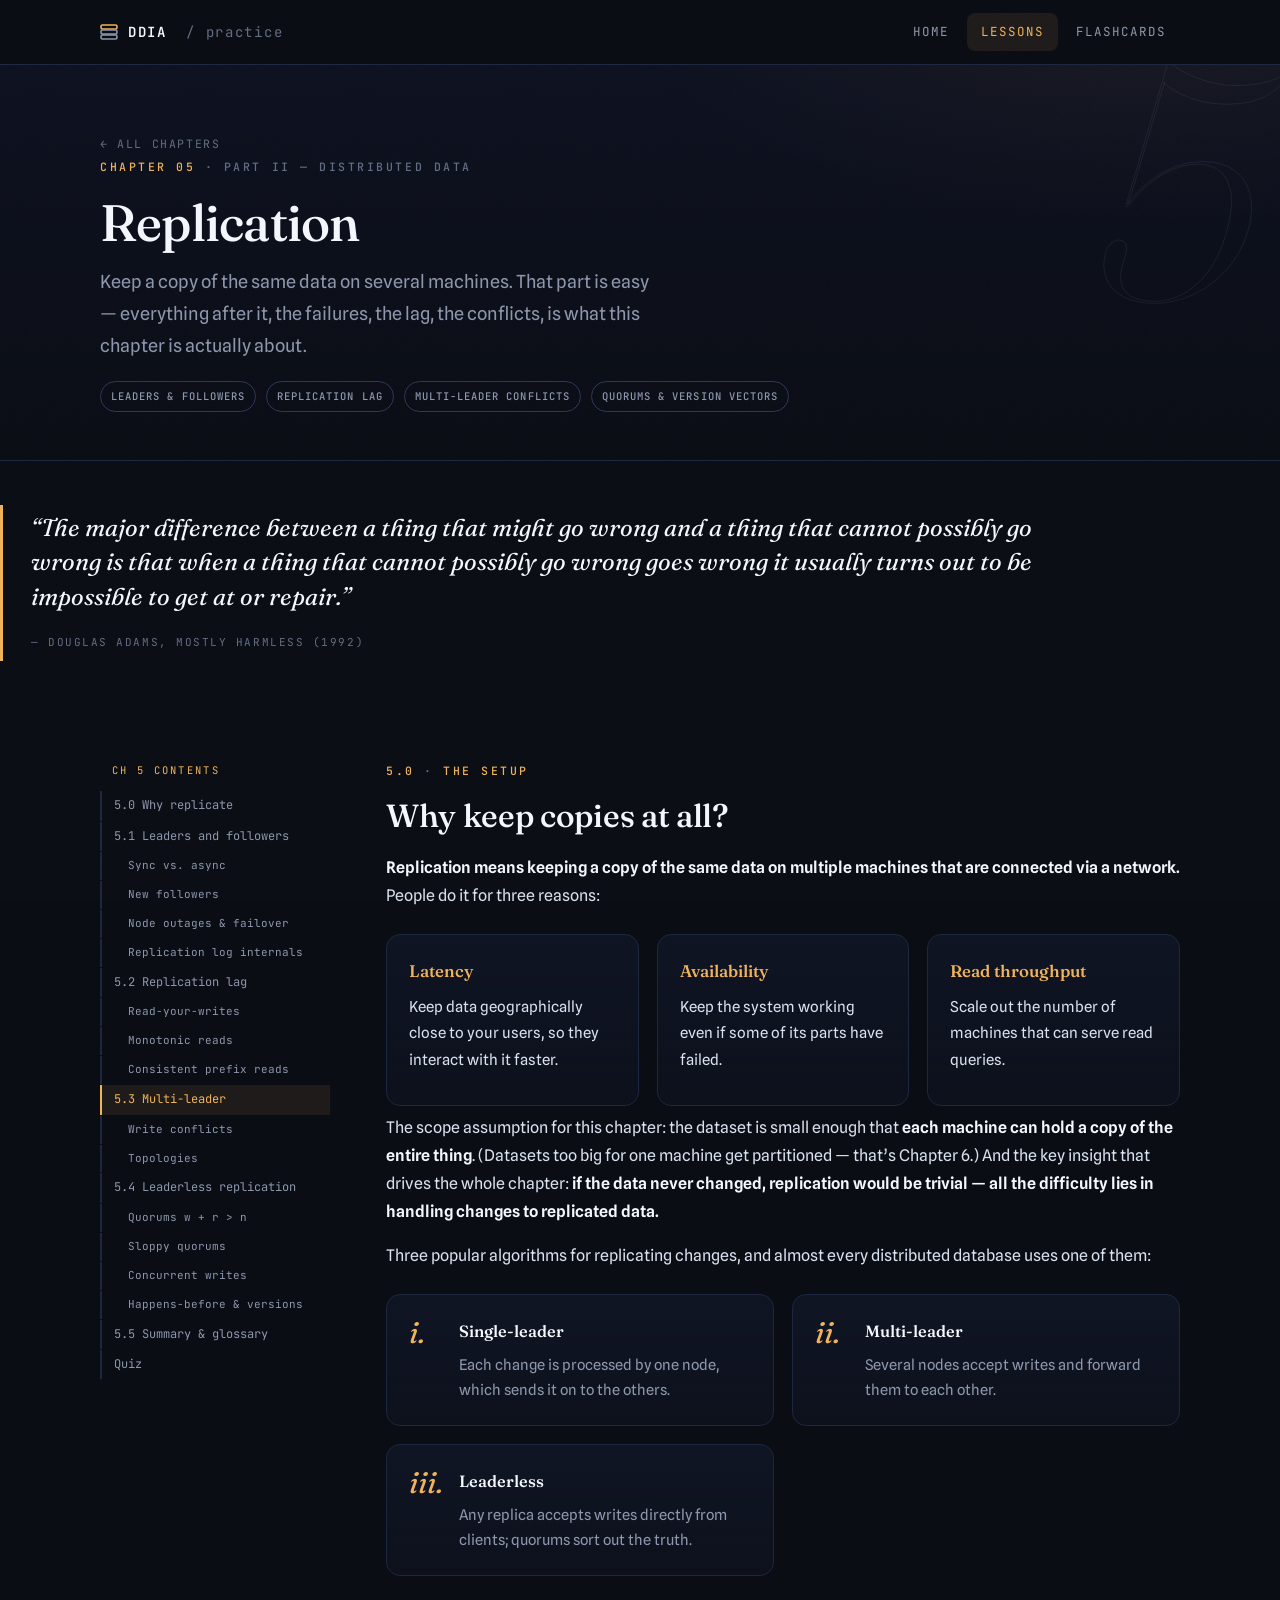
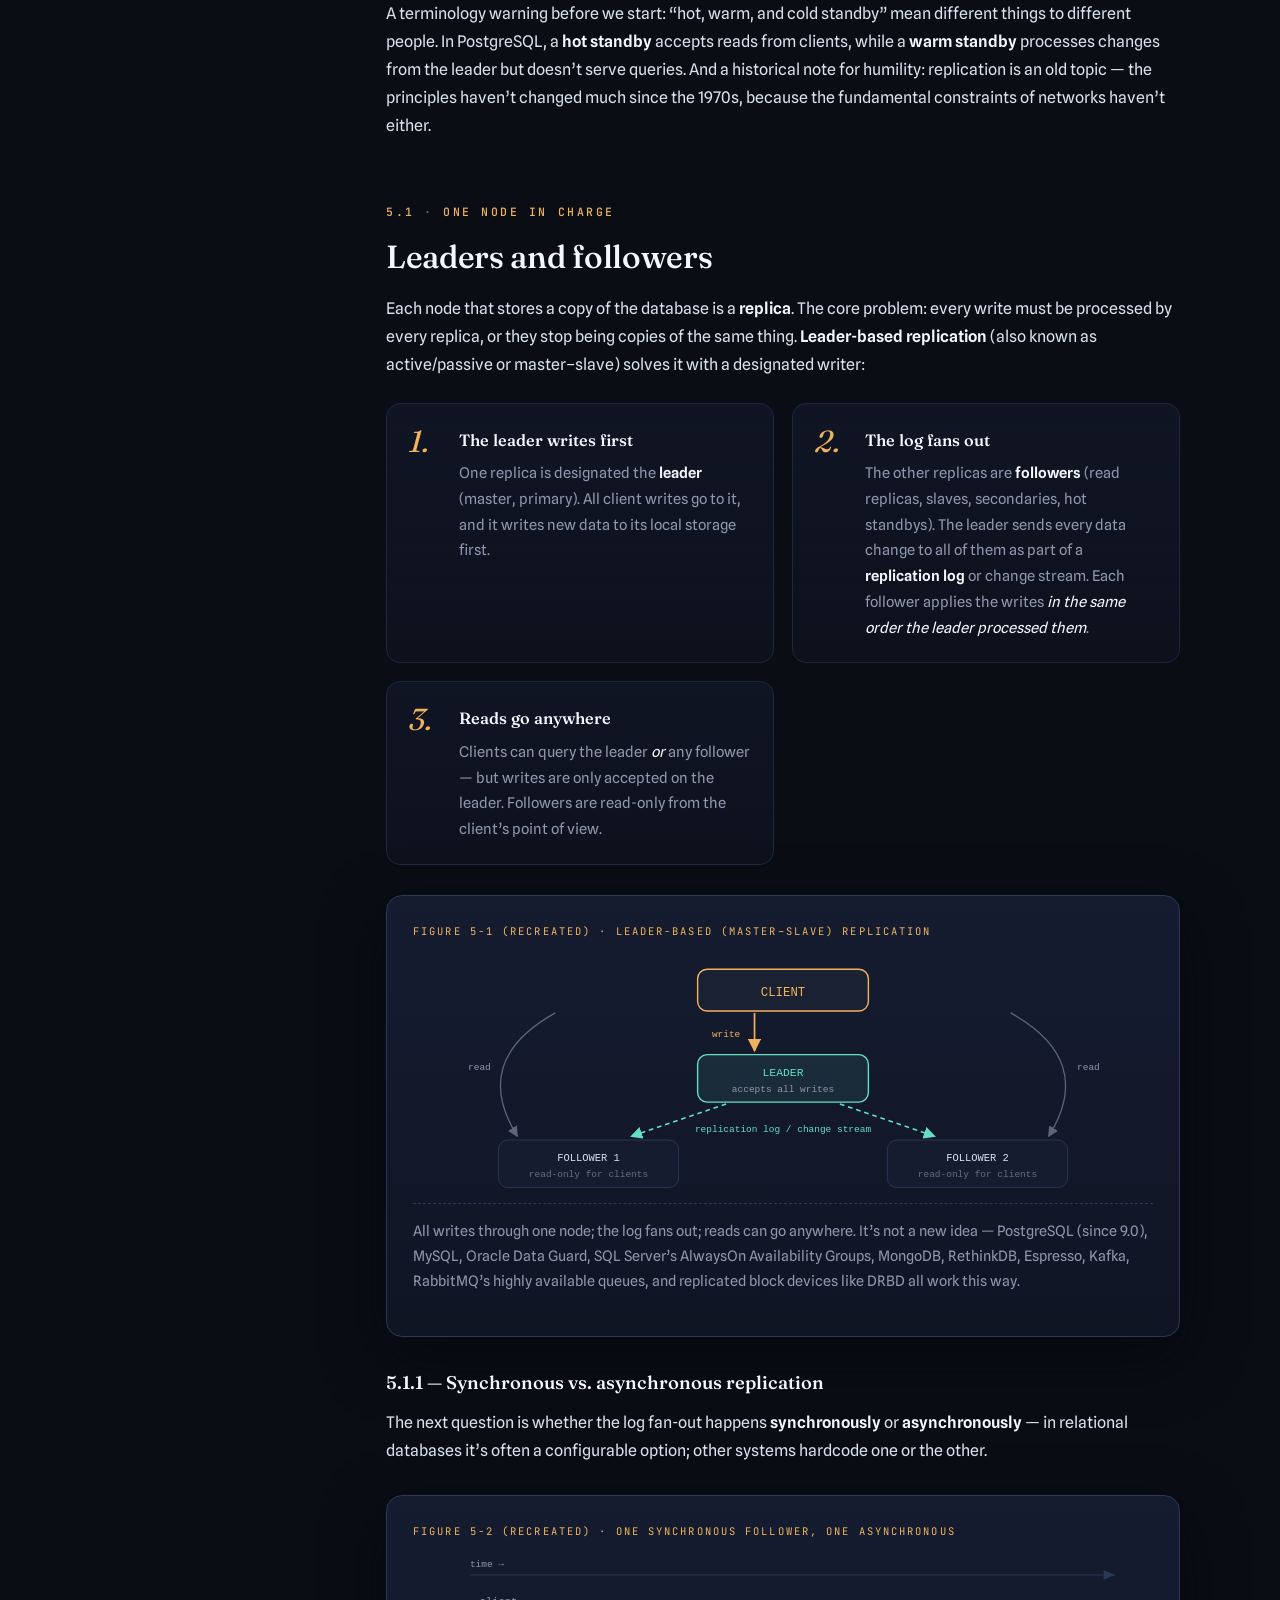
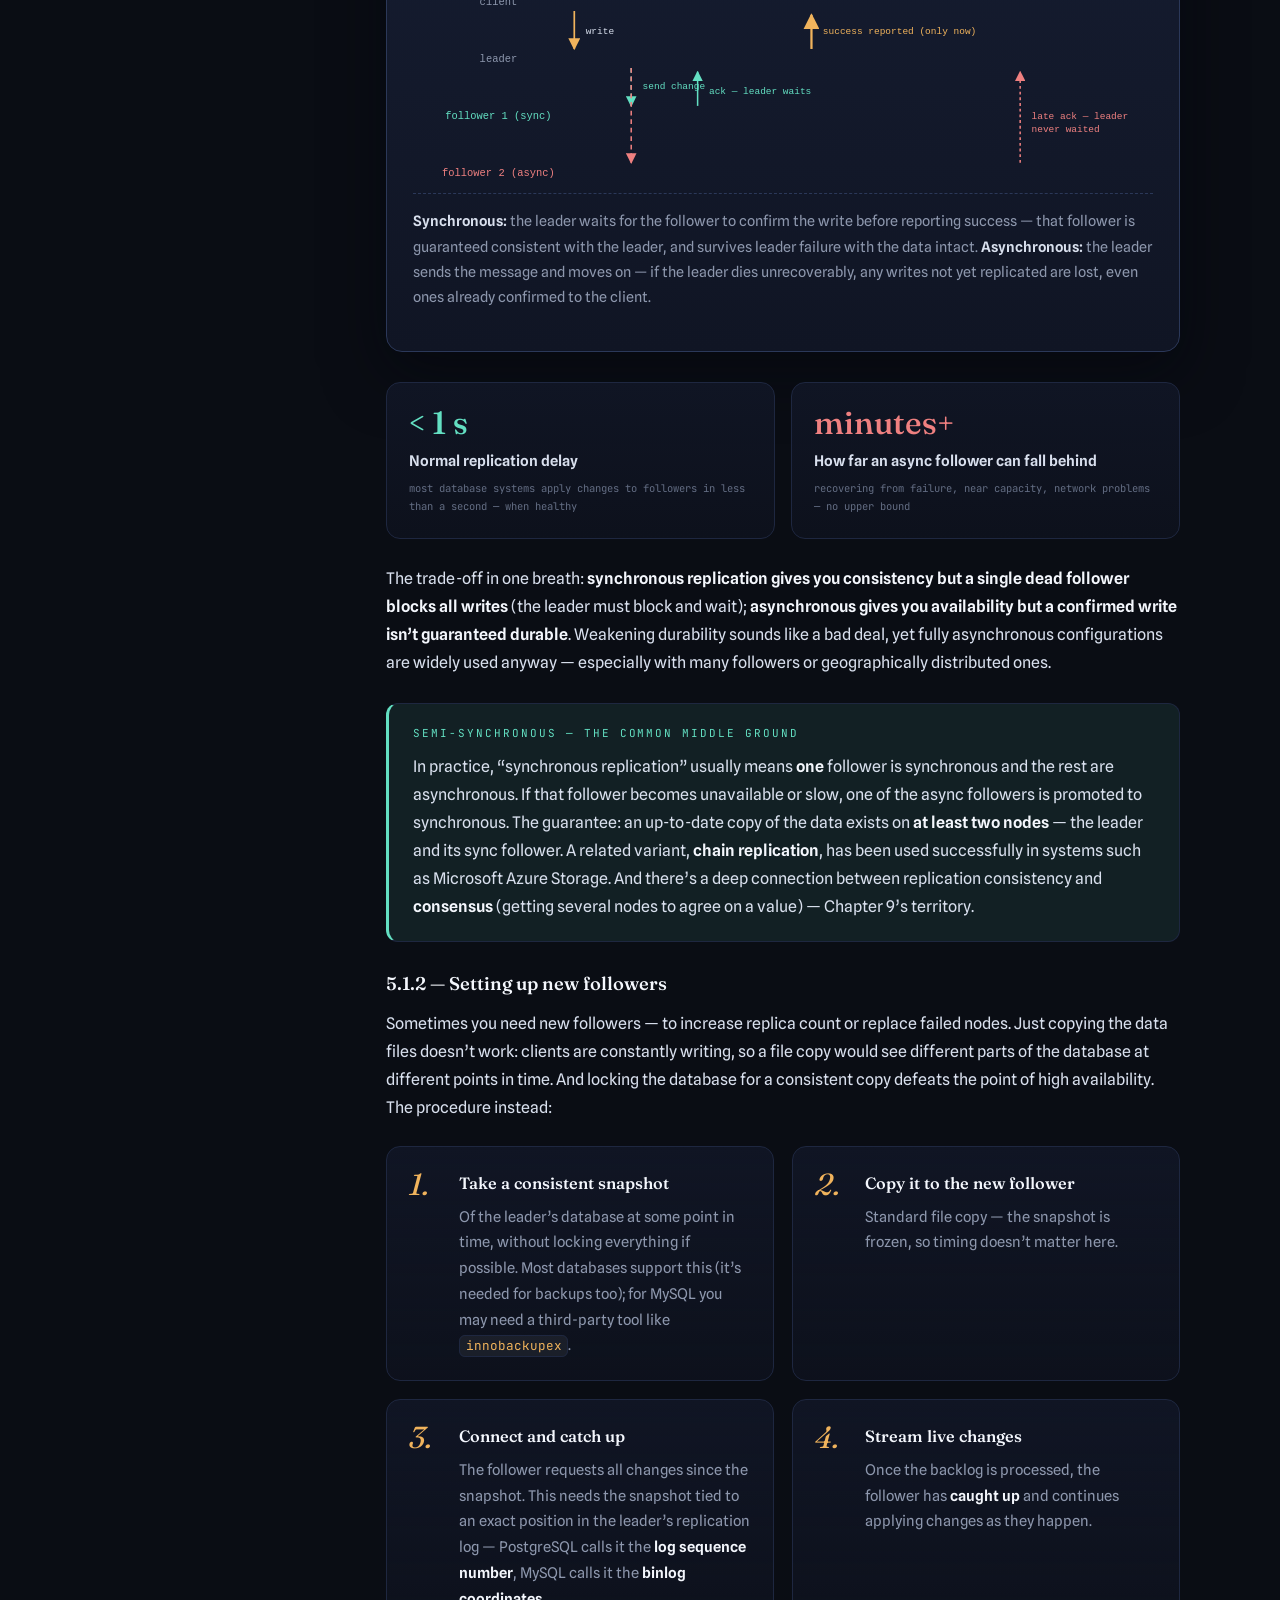
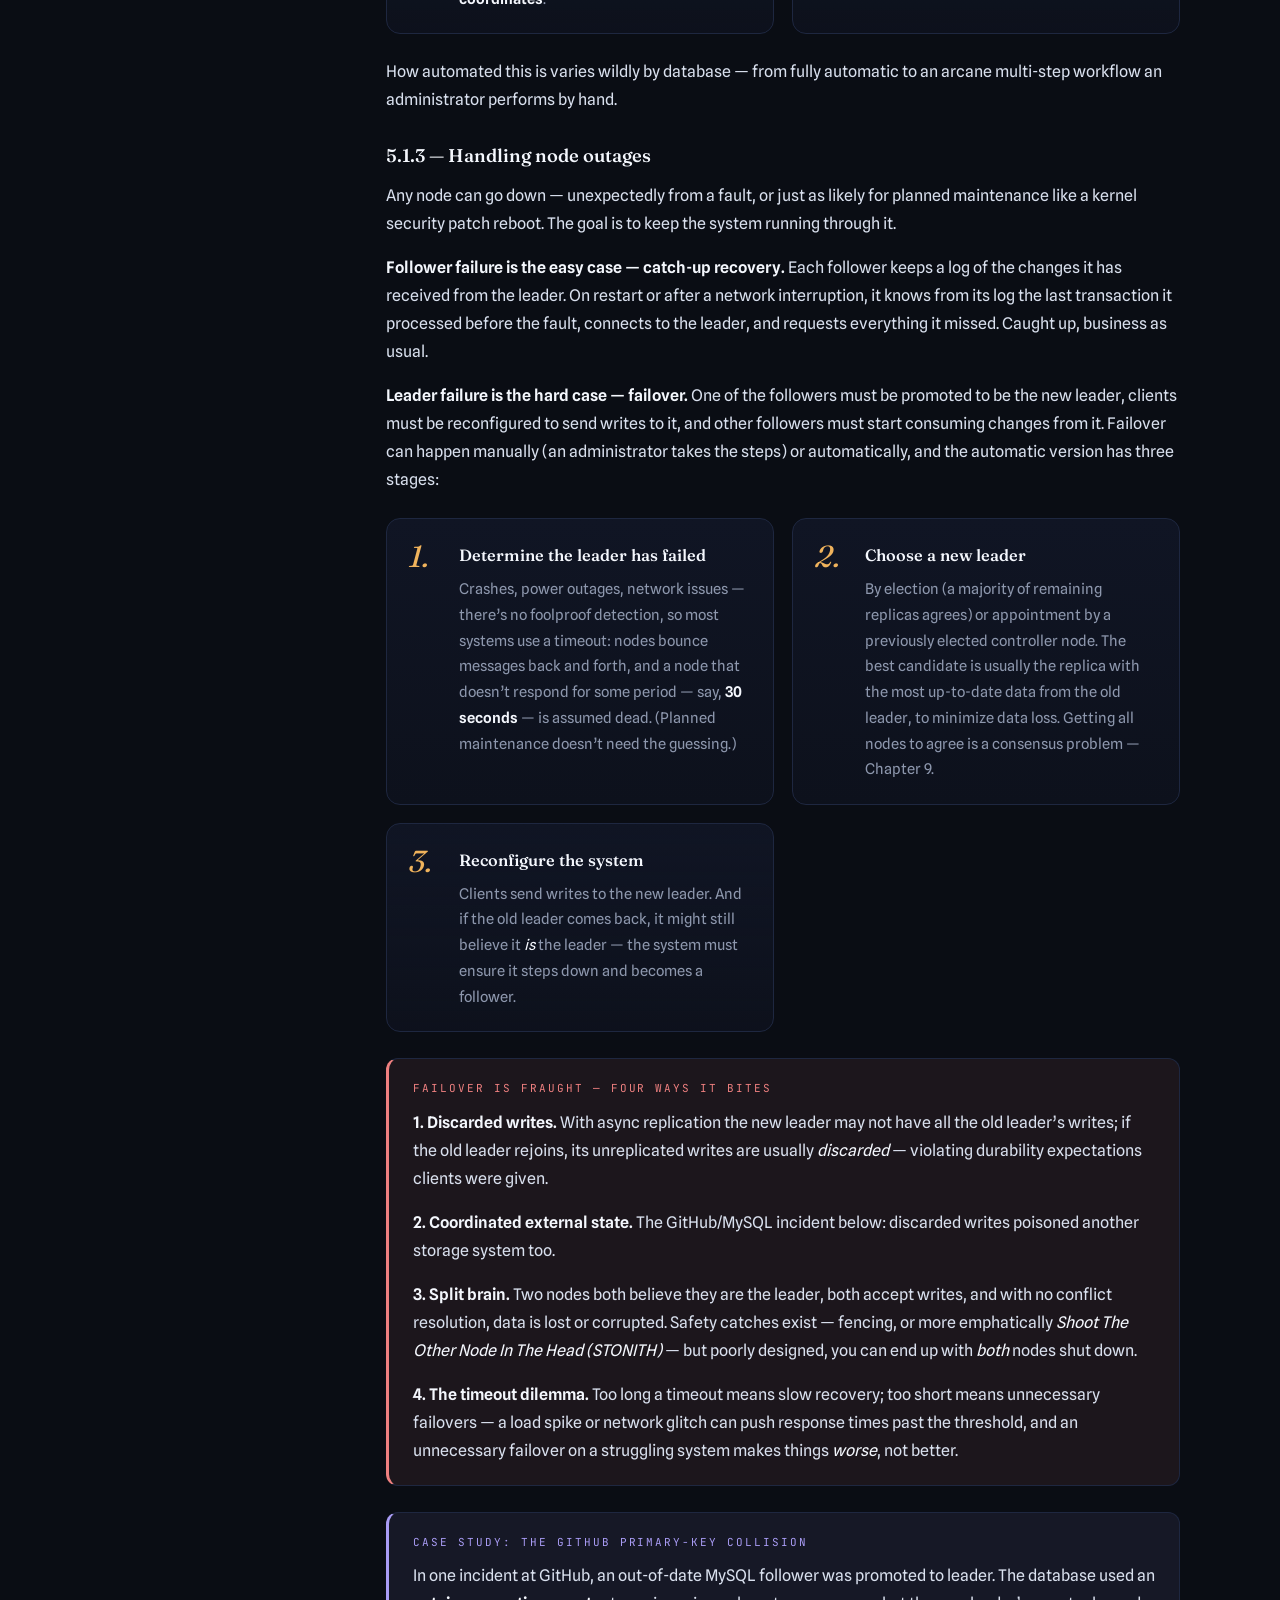
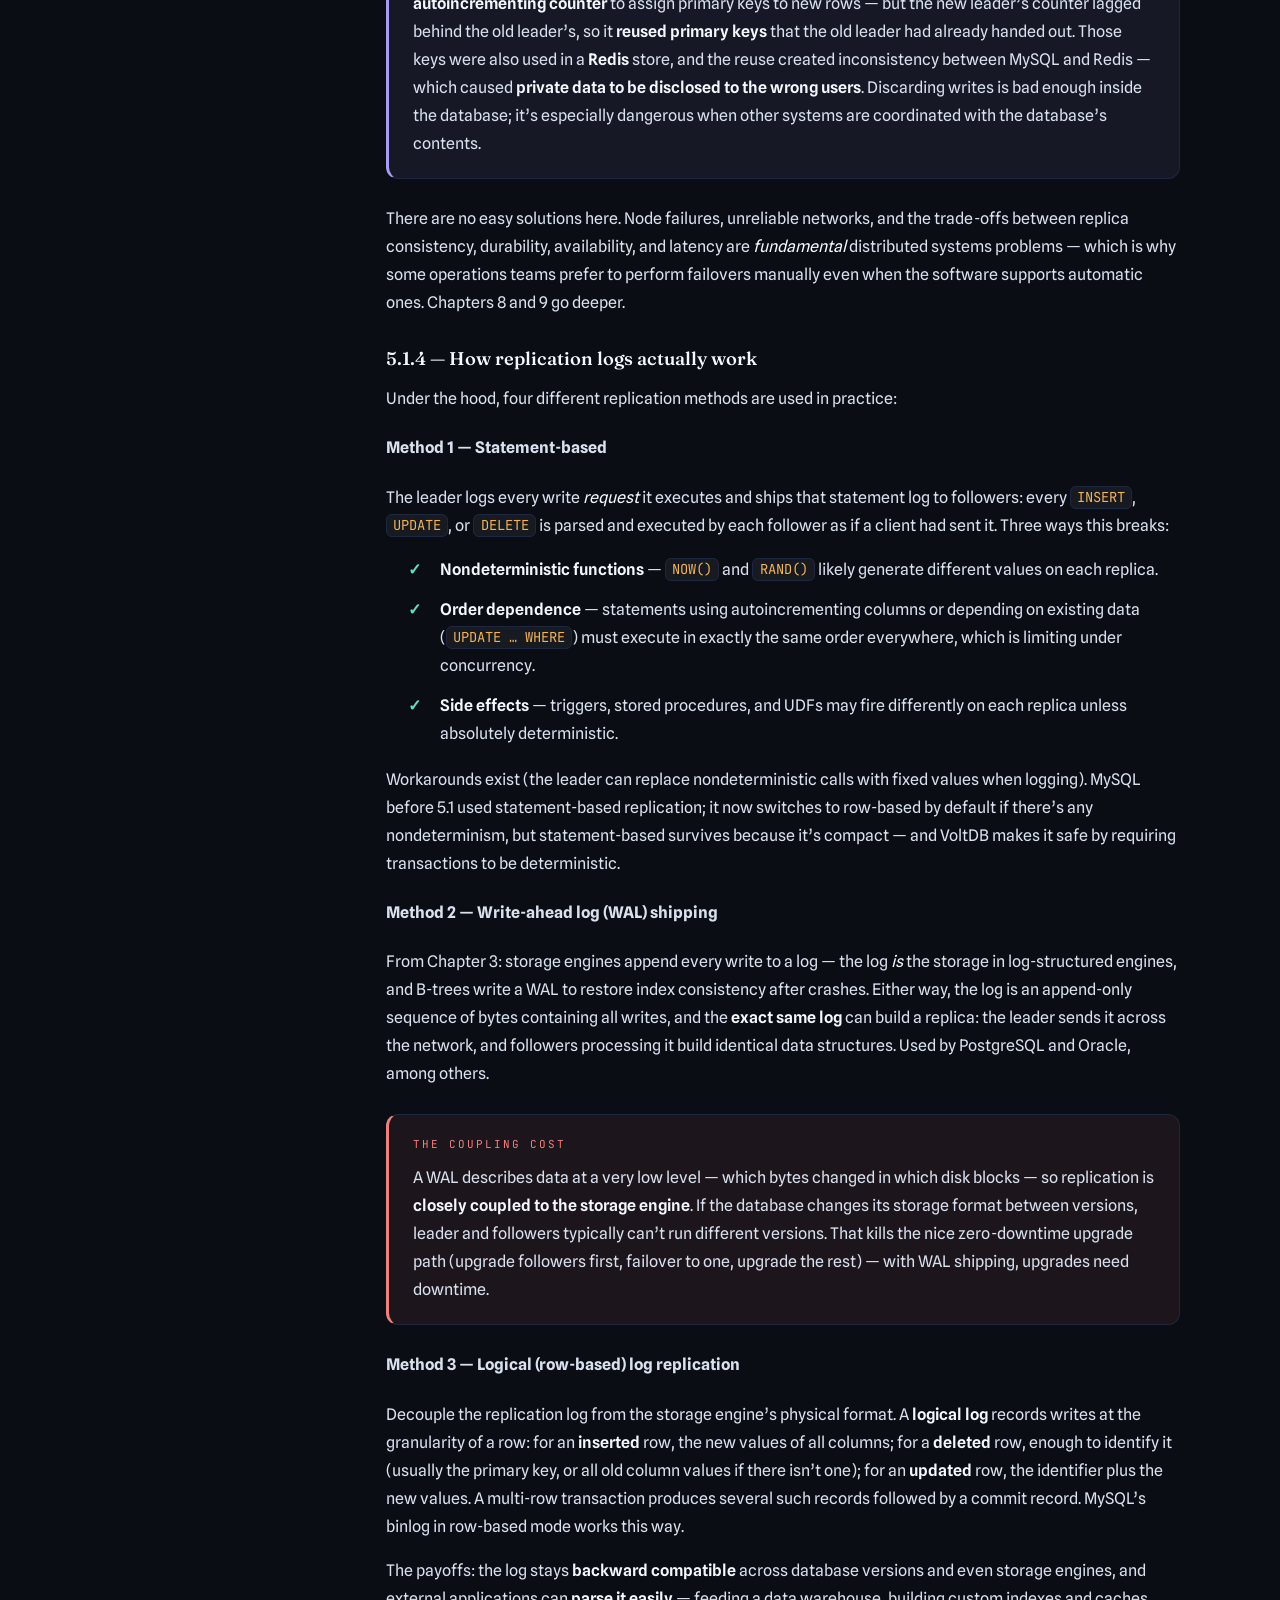
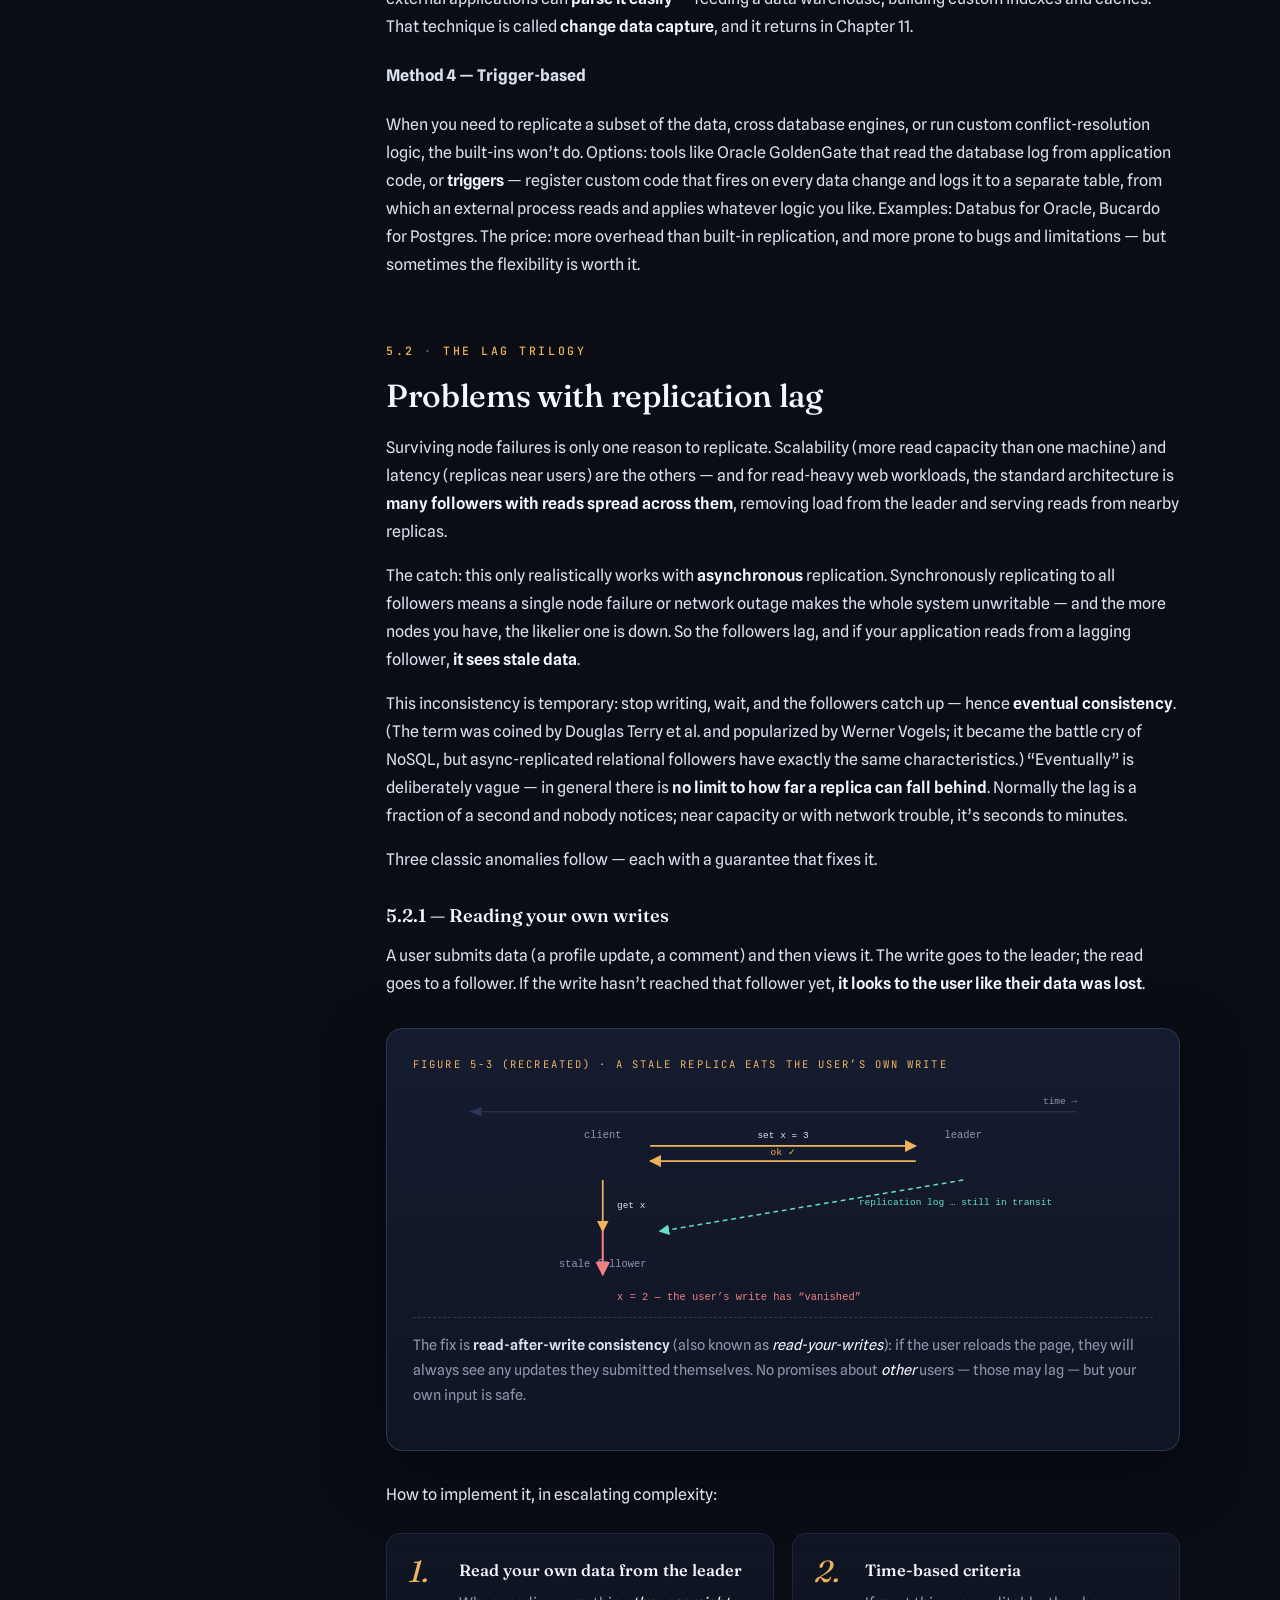
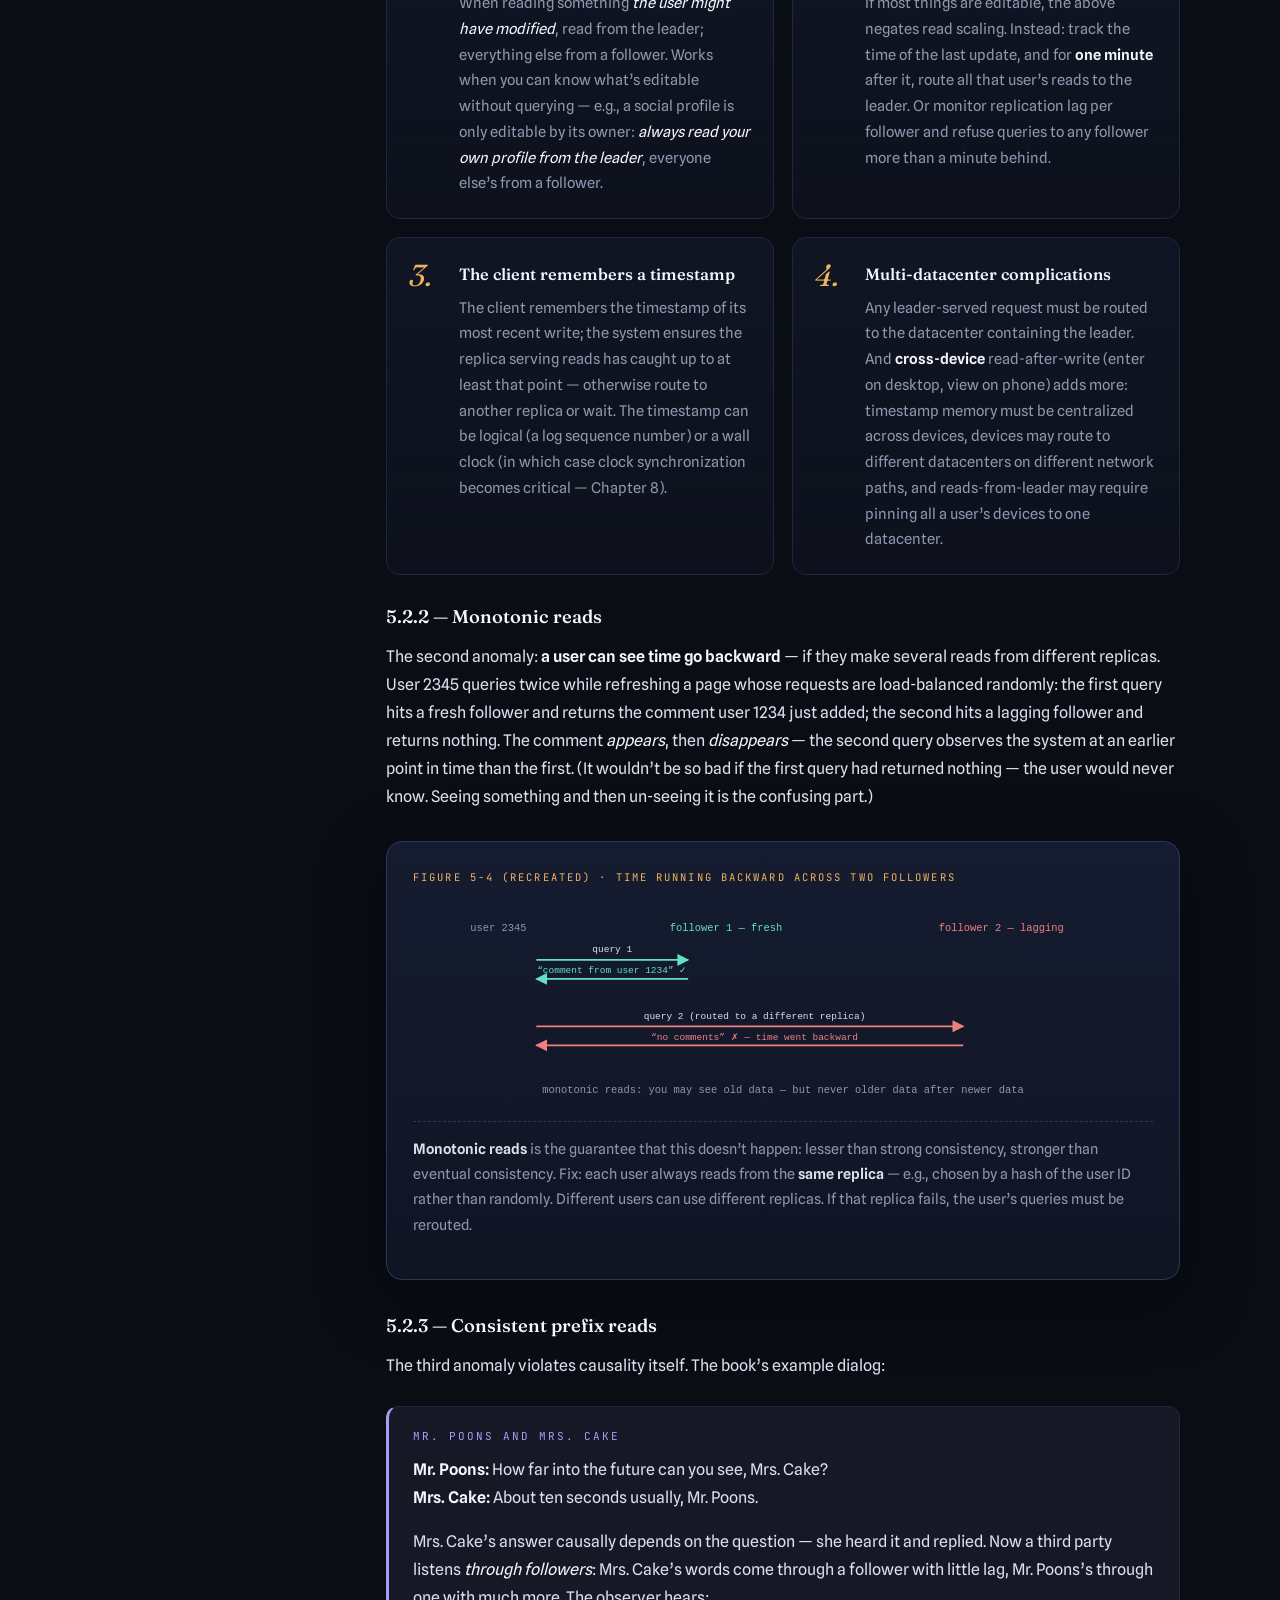
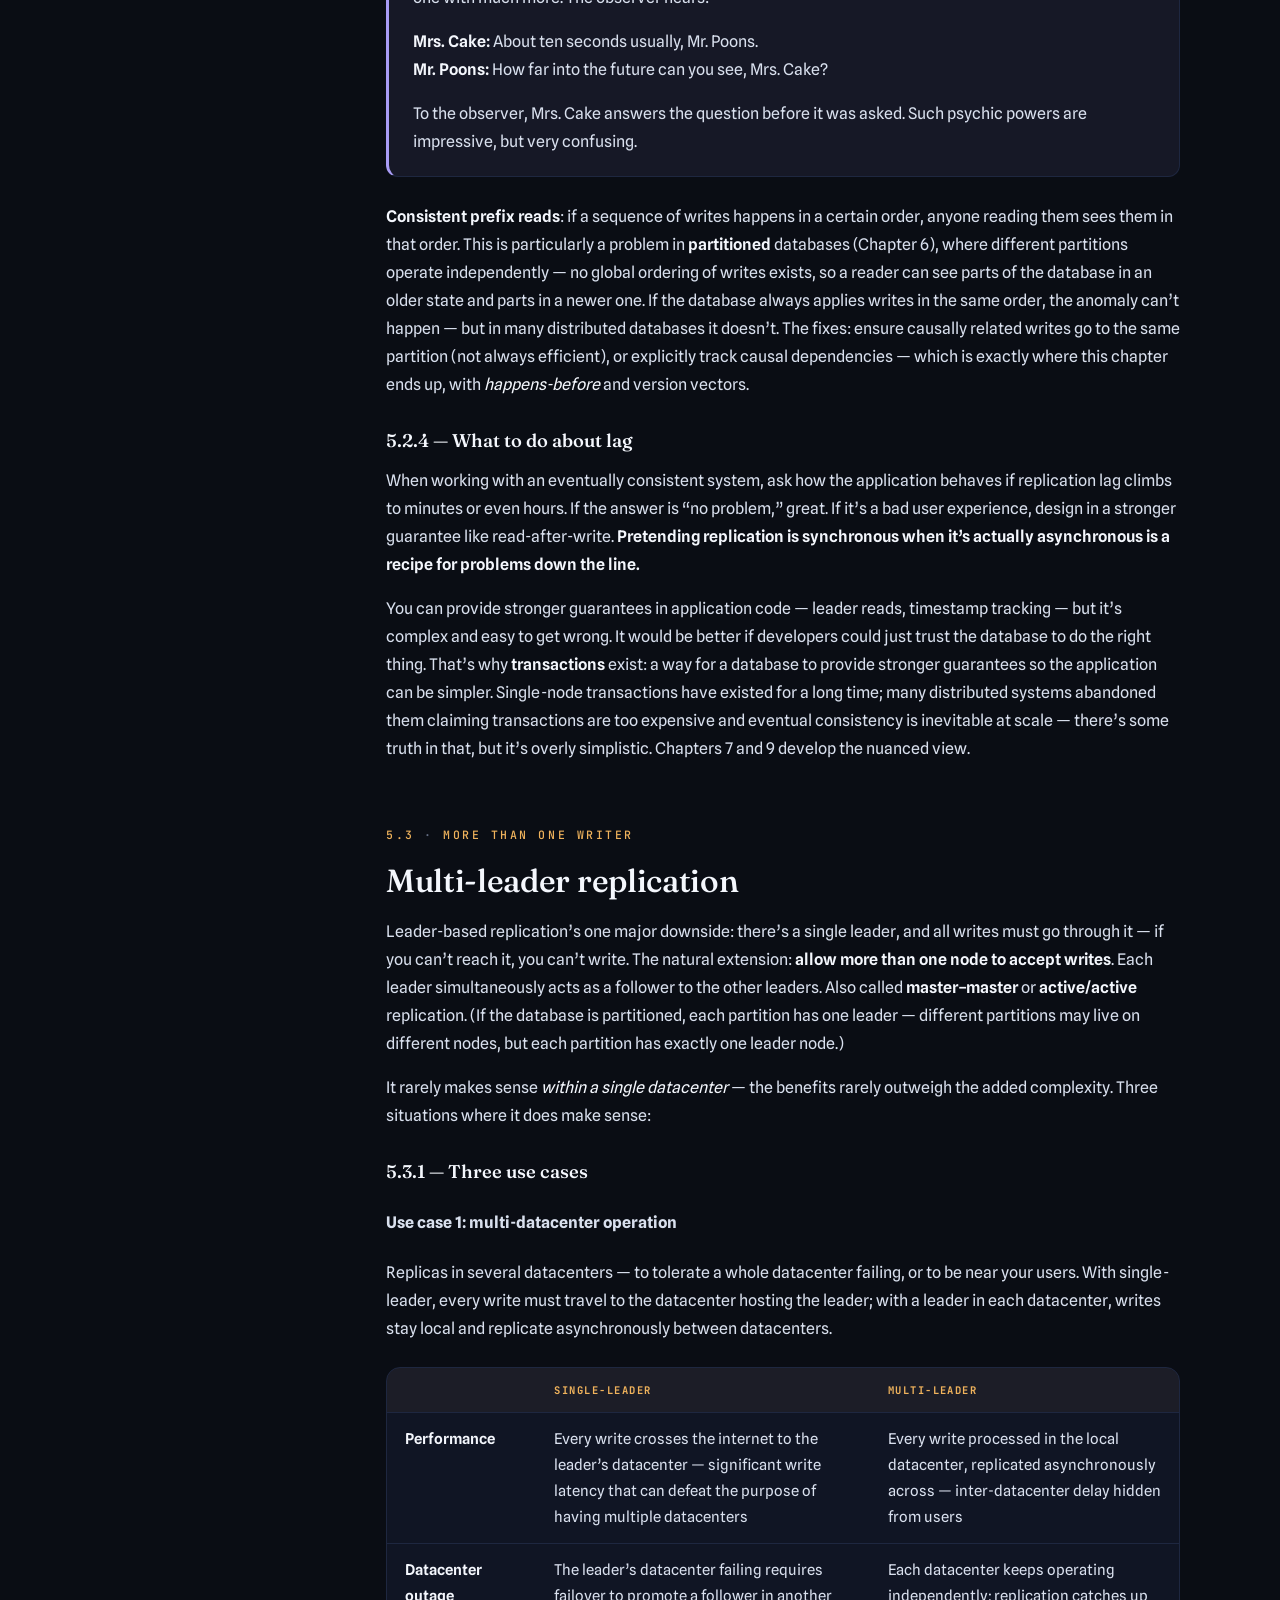
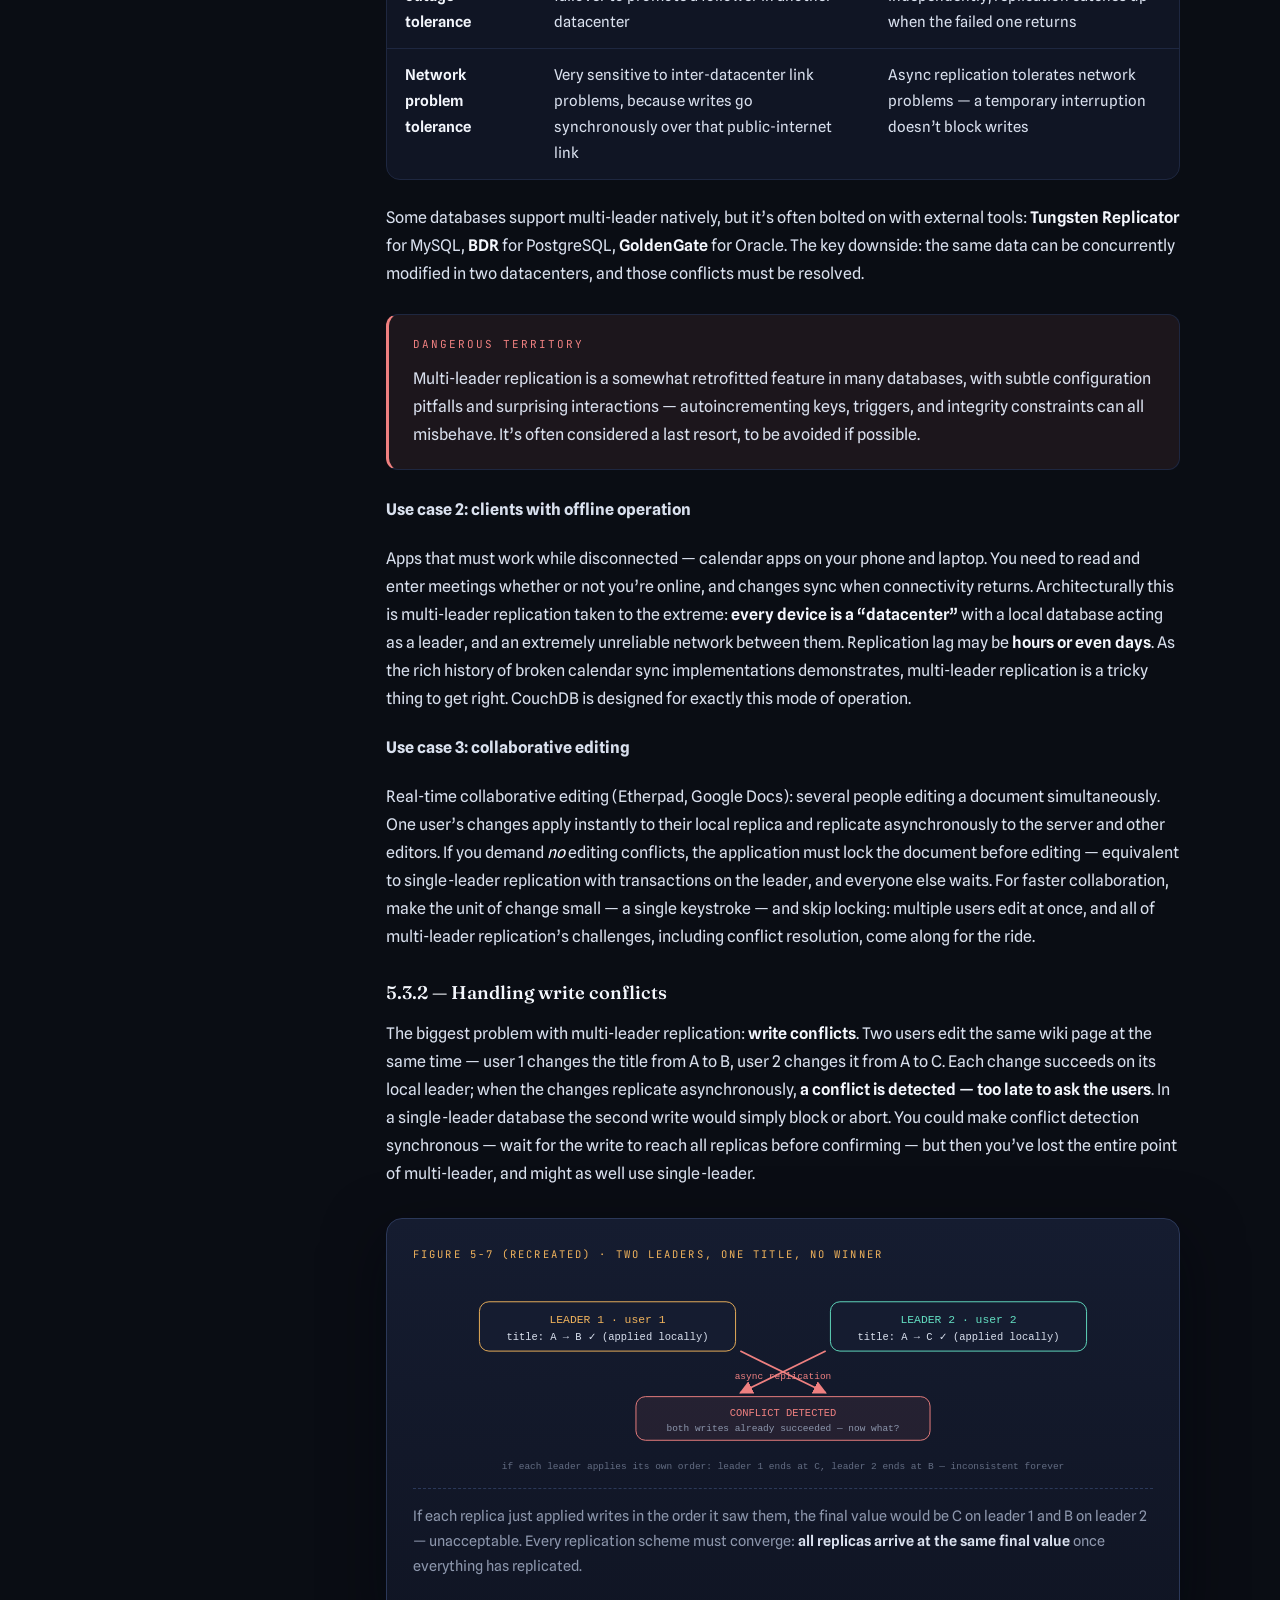
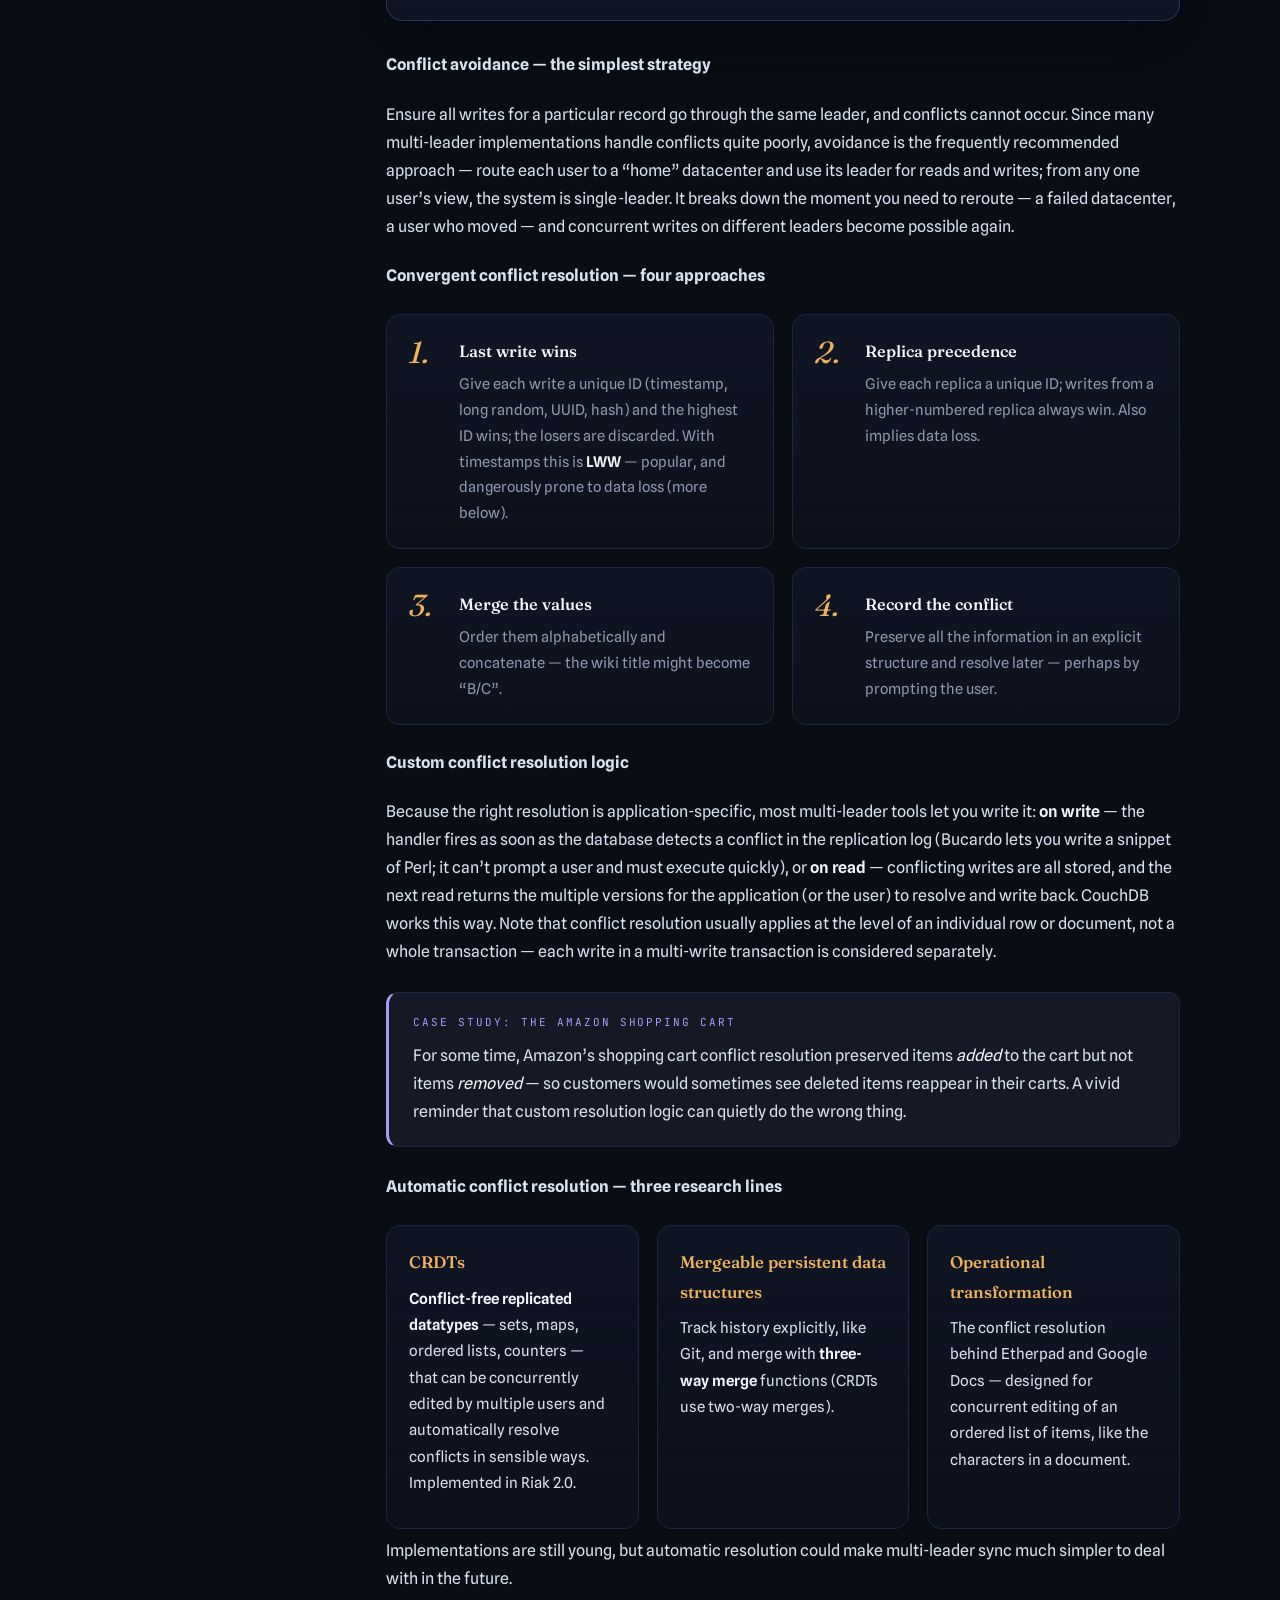
<file: lessons/chapter5.html>
<!doctype html>
<html lang="en">
<head>
  <meta charset="utf-8">
  <meta name="viewport" content="width=device-width, initial-scale=1">
  <title>Chapter 5 · Replication — DDIA Practice</title>
  <meta name="description" content="A comprehensive study guide to Chapter 5 of Designing Data-Intensive Applications: leaders and followers, synchronous vs. asynchronous replication, failover, replication logs, replication lag anomalies, multi-leader conflicts, and leaderless quorums with version vectors.">
  <link rel="icon" href="data:image/svg+xml,%3Csvg xmlns='http://www.w3.org/2000/svg' viewBox='0 0 32 32'%3E%3Crect width='32' height='32' rx='7' fill='%230a0d14'/%3E%3Cpath d='M16 6l9 10-9 10-9-10z' fill='%23f0b35c'/%3E%3C/svg%3E">
  <link rel="preconnect" href="https://fonts.googleapis.com">
  <link rel="preconnect" href="https://fonts.gstatic.com" crossorigin>
  <link href="https://fonts.googleapis.com/css2?family=Fraunces:ital,opsz,wght@0,9..144,300..700;1,9..144,300..700&family=Spline+Sans:wght@300..700&family=JetBrains+Mono:wght@400..600&display=swap" rel="stylesheet">
  
  <script>document.documentElement.classList.add("js")</script>
  <link rel="stylesheet" href="../css/style.css">
</head>
<body data-active="lessons" class="is-lesson">

  <div class="reading-progress" id="readingProgress" aria-hidden="true"></div>

  <header class="nav">
    <div class="container nav-inner">
      <a class="brand" href="../index.html">
        <svg width="18" height="18" viewBox="0 0 18 18" fill="none" aria-hidden="true">
          <rect x="1" y="2" width="16" height="4" rx="1.5" stroke="#f0b35c" stroke-width="1.6"/>
          <rect x="1" y="7" width="16" height="4" rx="1.5" stroke="#8d97ad" stroke-width="1.6"/>
          <rect x="1" y="12" width="16" height="4" rx="1.5" stroke="#8d97ad" stroke-width="1.6"/>
        </svg>
        DDIA&nbsp;<span class="dim">/ practice</span>
      </a>
      <nav class="nav-links" aria-label="Main">
        <a href="../index.html" data-nav="home">Home</a>
        <a href="../index.html#lessons" data-nav="lessons">Lessons</a>
        <a href="../flashcards.html" data-nav="flashcards">Flashcards</a>
      </nav>
    </div>
  </header>

  <main>

    <div class="lesson-hero">
      <span class="lesson-hero-num" aria-hidden="true">5</span>
      <div class="container">
        <a class="crumb" href="../index.html#lessons">← All chapters</a>
        <p class="kicker">Chapter 05 <span class="dim">· Part II — Distributed Data</span></p>
        <h1>Replication</h1>
        <p class="lede">Keep a copy of the same data on several machines. That part is easy — everything after it, the failures, the lag, the conflicts, is what this chapter is actually about.</p>
        <div class="lesson-meta">
          <span class="chip">Leaders &amp; followers</span>
          <span class="chip">Replication lag</span>
          <span class="chip">Multi-leader conflicts</span>
          <span class="chip">Quorums &amp; version vectors</span>
        </div>
      </div>
    </div>

    <div class="pullquote container">
      <p>“The major difference between a thing that might go wrong and a thing that cannot possibly go wrong is that when a thing that cannot possibly go wrong goes wrong it usually turns out to be impossible to get at or repair.”</p>
      <cite>— Douglas Adams, Mostly Harmless (1992)</cite>
    </div>

    <div class="chapter-layout container">

      <aside class="toc" aria-label="Chapter contents">
        <p class="toc-title">Ch 5 contents</p>
        <ul>
          <li><a href="#s-intro">5.0 Why replicate</a></li>
          <li><a href="#s-leaders">5.1 Leaders and followers</a></li>
          <li><a href="#s-sync" class="sub">Sync vs. async</a></li>
          <li><a href="#s-newfollowers" class="sub">New followers</a></li>
          <li><a href="#s-failover" class="sub">Node outages &amp; failover</a></li>
          <li><a href="#s-replogs" class="sub">Replication log internals</a></li>
          <li><a href="#s-lag">5.2 Replication lag</a></li>
          <li><a href="#s-ryw" class="sub">Read-your-writes</a></li>
          <li><a href="#s-monotonic" class="sub">Monotonic reads</a></li>
          <li><a href="#s-prefix" class="sub">Consistent prefix reads</a></li>
          <li><a href="#s-multi">5.3 Multi-leader</a></li>
          <li><a href="#s-conflicts" class="sub">Write conflicts</a></li>
          <li><a href="#s-topologies" class="sub">Topologies</a></li>
          <li><a href="#s-leaderless">5.4 Leaderless replication</a></li>
          <li><a href="#s-quorums" class="sub">Quorums w + r &gt; n</a></li>
          <li><a href="#s-sloppy" class="sub">Sloppy quorums</a></li>
          <li><a href="#s-concurrent" class="sub">Concurrent writes</a></li>
          <li><a href="#s-versions" class="sub">Happens-before &amp; versions</a></li>
          <li><a href="#s-summary">5.5 Summary &amp; glossary</a></li>
          <li><a href="#quiz-section">Quiz</a></li>
        </ul>
      </aside>

      <div class="lesson-body">

        <!-- ================= 5.0 ================= -->
        <section class="block reveal" id="s-intro">
          <p class="kicker">5.0 <span class="dim">·</span> The setup</p>
          <h2>Why keep copies at all?</h2>
          <p><strong>Replication means keeping a copy of the same data on multiple machines that are connected via a network.</strong> People do it for three reasons:</p>
          <div class="term-grid">
            <div class="term">
              <h4>Latency</h4>
              <p>Keep data geographically close to your users, so they interact with it faster.</p>
            </div>
            <div class="term">
              <h4>Availability</h4>
              <p>Keep the system working even if some of its parts have failed.</p>
            </div>
            <div class="term">
              <h4>Read throughput</h4>
              <p>Scale out the number of machines that can serve read queries.</p>
            </div>
          </div>
          <p>The scope assumption for this chapter: the dataset is small enough that <strong>each machine can hold a copy of the entire thing</strong>. (Datasets too big for one machine get partitioned — that’s Chapter 6.) And the key insight that drives the whole chapter: <strong>if the data never changed, replication would be trivial — all the difficulty lies in handling changes to replicated data.</strong></p>
          <p>Three popular algorithms for replicating changes, and almost every distributed database uses one of them:</p>
          <div class="num-grid">
            <div class="num-card"><span class="n">i.</span><div><h4>Single-leader</h4><p>Each change is processed by one node, which sends it on to the others.</p></div></div>
            <div class="num-card"><span class="n">ii.</span><div><h4>Multi-leader</h4><p>Several nodes accept writes and forward them to each other.</p></div></div>
            <div class="num-card"><span class="n">iii.</span><div><h4>Leaderless</h4><p>Any replica accepts writes directly from clients; quorums sort out the truth.</p></div></div>
          </div>
          <p>A terminology warning before we start: “hot, warm, and cold standby” mean different things to different people. In PostgreSQL, a <strong>hot standby</strong> accepts reads from clients, while a <strong>warm standby</strong> processes changes from the leader but doesn’t serve queries. And a historical note for humility: replication is an old topic — the principles haven’t changed much since the 1970s, because the fundamental constraints of networks haven’t either.</p>
        </section>

        <!-- ================= 5.1 ================= -->
        <section class="block reveal" id="s-leaders">
          <p class="kicker">5.1 <span class="dim">·</span> One node in charge</p>
          <h2>Leaders and followers</h2>
          <p>Each node that stores a copy of the database is a <strong>replica</strong>. The core problem: every write must be processed by every replica, or they stop being copies of the same thing. <strong>Leader-based replication</strong> (also known as active/passive or master–slave) solves it with a designated writer:</p>
          <div class="num-grid">
            <div class="num-card"><span class="n">1.</span><div><h4>The leader writes first</h4><p>One replica is designated the <strong>leader</strong> (master, primary). All client writes go to it, and it writes new data to its local storage first.</p></div></div>
            <div class="num-card"><span class="n">2.</span><div><h4>The log fans out</h4><p>The other replicas are <strong>followers</strong> (read replicas, slaves, secondaries, hot standbys). The leader sends every data change to all of them as part of a <strong>replication log</strong> or change stream. Each follower applies the writes <em>in the same order the leader processed them</em>.</p></div></div>
            <div class="num-card"><span class="n">3.</span><div><h4>Reads go anywhere</h4><p>Clients can query the leader <em>or</em> any follower — but writes are only accepted on the leader. Followers are read-only from the client’s point of view.</p></div></div>
          </div>

          <div class="figure">
            <p class="fig-head">Figure 5-1 (recreated) · Leader-based (master–slave) replication</p>
            <svg viewBox="0 0 780 260" role="img" aria-label="A client sends writes to the leader; the leader sends the replication log to two followers; the client can read from the leader or any follower" style="width:100%;height:auto;display:block">
              <defs>
                <marker id="arr5a" viewBox="0 0 10 10" refX="9" refY="5" markerWidth="8" markerHeight="8" orient="auto-start-reverse">
                  <path d="M0,0 L10,5 L0,10 z" fill="#f0b35c"/>
                </marker>
                <marker id="arr5b" viewBox="0 0 10 10" refX="9" refY="5" markerWidth="8" markerHeight="8" orient="auto-start-reverse">
                  <path d="M0,0 L10,5 L0,10 z" fill="#63dfc2"/>
                </marker>
                <marker id="arr5c" viewBox="0 0 10 10" refX="9" refY="5" markerWidth="8" markerHeight="8" orient="auto-start-reverse">
                  <path d="M0,0 L10,5 L0,10 z" fill="#5b6478"/>
                </marker>
              </defs>
              <rect x="300" y="14" width="180" height="44" rx="10" fill="#1a2133" stroke="#f0b35c" stroke-width="1.5"/>
              <text x="390" y="42" text-anchor="middle" fill="#f0b35c" font-family="monospace" font-size="13">CLIENT</text>
              <rect x="300" y="104" width="180" height="50" rx="10" fill="rgba(99,223,194,0.09)" stroke="#63dfc2" stroke-width="1.5"/>
              <text x="390" y="126" text-anchor="middle" fill="#63dfc2" font-family="monospace" font-size="12">LEADER</text>
              <text x="390" y="143" text-anchor="middle" fill="#8d97ad" font-family="monospace" font-size="10">accepts all writes</text>
              <rect x="90" y="194" width="190" height="50" rx="10" fill="#151c30" stroke="#2b3859"/>
              <text x="185" y="216" text-anchor="middle" fill="#d9e0ee" font-family="monospace" font-size="11">FOLLOWER 1</text>
              <text x="185" y="233" text-anchor="middle" fill="#636d83" font-family="monospace" font-size="10">read-only for clients</text>
              <rect x="500" y="194" width="190" height="50" rx="10" fill="#151c30" stroke="#2b3859"/>
              <text x="595" y="216" text-anchor="middle" fill="#d9e0ee" font-family="monospace" font-size="11">FOLLOWER 2</text>
              <text x="595" y="233" text-anchor="middle" fill="#636d83" font-family="monospace" font-size="10">read-only for clients</text>
              <line x1="360" y1="60" x2="360" y2="100" stroke="#f0b35c" stroke-width="1.8" marker-end="url(#arr5a)"/>
              <text x="345" y="85" text-anchor="end" fill="#f0b35c" font-family="monospace" font-size="10">write</text>
              <line x1="330" y1="156" x2="230" y2="190" stroke="#63dfc2" stroke-width="1.6" stroke-dasharray="5 4" marker-end="url(#arr5b)"/>
              <line x1="450" y1="156" x2="550" y2="190" stroke="#63dfc2" stroke-width="1.6" stroke-dasharray="5 4" marker-end="url(#arr5b)"/>
              <text x="390" y="185" text-anchor="middle" fill="#63dfc2" font-family="monospace" font-size="10">replication log / change stream</text>
              <path d="M 150 60 Q 60 110 110 190" fill="none" stroke="#5b6478" stroke-width="1.4" marker-end="url(#arr5c)"/>
              <text x="58" y="120" fill="#8d97ad" font-family="monospace" font-size="10">read</text>
              <path d="M 630 60 Q 720 110 670 190" fill="none" stroke="#5b6478" stroke-width="1.4" marker-end="url(#arr5c)"/>
              <text x="700" y="120" fill="#8d97ad" font-family="monospace" font-size="10">read</text>
            </svg>
            <p class="fig-caption">All writes through one node; the log fans out; reads can go anywhere. It’s not a new idea — PostgreSQL (since 9.0), MySQL, Oracle Data Guard, SQL Server’s AlwaysOn Availability Groups, MongoDB, RethinkDB, Espresso, Kafka, RabbitMQ’s highly available queues, and replicated block devices like DRBD all work this way.</p>
          </div>

          <h3 id="s-sync">5.1.1 — Synchronous vs. asynchronous replication</h3>
          <p>The next question is whether the log fan-out happens <strong>synchronously</strong> or <strong>asynchronously</strong> — in relational databases it’s often a configurable option; other systems hardcode one or the other.</p>

          <div class="figure">
            <p class="fig-head">Figure 5-2 (recreated) · One synchronous follower, one asynchronous</p>
            <svg viewBox="0 0 780 250" role="img" aria-label="Time flows left to right: the leader waits for the synchronous follower's confirmation before reporting success to the client, but does not wait for the asynchronous follower" style="width:100%;height:auto;display:block">
              <defs>
                <marker id="arr5d" viewBox="0 0 10 10" refX="9" refY="5" markerWidth="7" markerHeight="7" orient="auto-start-reverse">
                  <path d="M0,0 L10,5 L0,10 z" fill="#f0b35c"/>
                </marker>
                <marker id="arr5e" viewBox="0 0 10 10" refX="9" refY="5" markerWidth="7" markerHeight="7" orient="auto-start-reverse">
                  <path d="M0,0 L10,5 L0,10 z" fill="#ef8080"/>
                </marker>
                <marker id="arr5f" viewBox="0 0 10 10" refX="9" refY="5" markerWidth="7" markerHeight="7" orient="auto-start-reverse">
                  <path d="M0,0 L10,5 L0,10 z" fill="#63dfc2"/>
                </marker>
              </defs>
              <line x1="60" y1="20" x2="740" y2="20" stroke="#2b3859" stroke-width="1"/>
              <polygon points="740,20 728,15 728,25" fill="#2b3859"/>
              <text x="60" y="12" fill="#8d97ad" font-family="monospace" font-size="10">time →</text>
              <text x="90" y="52" text-anchor="middle" fill="#8d97ad" font-family="monospace" font-size="11">client</text>
              <text x="90" y="112" text-anchor="middle" fill="#8d97ad" font-family="monospace" font-size="11">leader</text>
              <text x="90" y="172" text-anchor="middle" fill="#63dfc2" font-family="monospace" font-size="11">follower 1 (sync)</text>
              <text x="90" y="232" text-anchor="middle" fill="#ef8080" font-family="monospace" font-size="11">follower 2 (async)</text>
              <line x1="170" y1="58" x2="170" y2="98" stroke="#f0b35c" stroke-width="1.8" marker-end="url(#arr5d)"/>
              <text x="182" y="82" fill="#d9e0ee" font-family="monospace" font-size="10">write</text>
              <line x1="230" y1="118" x2="230" y2="158" stroke="#63dfc2" stroke-width="1.6" stroke-dasharray="5 4" marker-end="url(#arr5f)"/>
              <line x1="230" y1="118" x2="230" y2="218" stroke="#ef8080" stroke-width="1.6" stroke-dasharray="5 4" marker-end="url(#arr5e)"/>
              <text x="242" y="140" fill="#63dfc2" font-family="monospace" font-size="10">send change</text>
              <line x1="300" y1="158" x2="300" y2="122" stroke="#63dfc2" stroke-width="1.6" marker-end="url(#arr5f)"/>
              <text x="312" y="145" fill="#63dfc2" font-family="monospace" font-size="10">ack — leader waits</text>
              <line x1="420" y1="98" x2="420" y2="62" stroke="#f0b35c" stroke-width="2.4" marker-end="url(#arr5d)"/>
              <text x="432" y="82" fill="#f0b35c" font-family="monospace" font-size="10">success reported (only now)</text>
              <line x1="640" y1="218" x2="640" y2="122" stroke="#ef8080" stroke-width="1.6" stroke-dasharray="3 3" marker-end="url(#arr5e)"/>
              <text x="652" y="172" fill="#ef8080" font-family="monospace" font-size="10">late ack — leader</text>
              <text x="652" y="186" fill="#ef8080" font-family="monospace" font-size="10">never waited</text>
            </svg>
            <p class="fig-caption"><strong>Synchronous:</strong> the leader waits for the follower to confirm the write before reporting success — that follower is guaranteed consistent with the leader, and survives leader failure with the data intact. <strong>Asynchronous:</strong> the leader sends the message and moves on — if the leader dies unrecoverably, any writes not yet replicated are lost, even ones already confirmed to the client.</p>
          </div>

          <div class="stat-grid">
            <div class="stat">
              <span class="stat-value teal">&lt; 1 s</span>
              <span class="stat-label">Normal replication delay</span>
              <span class="stat-note">most database systems apply changes to followers in less than a second — when healthy</span>
            </div>
            <div class="stat">
              <span class="stat-value red">minutes+</span>
              <span class="stat-label">How far an async follower can fall behind</span>
              <span class="stat-note">recovering from failure, near capacity, network problems — no upper bound</span>
            </div>
          </div>

          <p>The trade-off in one breath: <strong>synchronous replication gives you consistency but a single dead follower blocks all writes</strong> (the leader must block and wait); <strong>asynchronous gives you availability but a confirmed write isn’t guaranteed durable</strong>. Weakening durability sounds like a bad deal, yet fully asynchronous configurations are widely used anyway — especially with many followers or geographically distributed ones.</p>
          <div class="callout note">
            <p class="callout-title">Semi-synchronous — the common middle ground</p>
            <p>In practice, “synchronous replication” usually means <strong>one</strong> follower is synchronous and the rest are asynchronous. If that follower becomes unavailable or slow, one of the async followers is promoted to synchronous. The guarantee: an up-to-date copy of the data exists on <strong>at least two nodes</strong> — the leader and its sync follower. A related variant, <strong>chain replication</strong>, has been used successfully in systems such as Microsoft Azure Storage. And there’s a deep connection between replication consistency and <strong>consensus</strong> (getting several nodes to agree on a value) — Chapter 9’s territory.</p>
          </div>

          <h3 id="s-newfollowers">5.1.2 — Setting up new followers</h3>
          <p>Sometimes you need new followers — to increase replica count or replace failed nodes. Just copying the data files doesn’t work: clients are constantly writing, so a file copy would see different parts of the database at different points in time. And locking the database for a consistent copy defeats the point of high availability. The procedure instead:</p>
          <div class="num-grid">
            <div class="num-card"><span class="n">1.</span><div><h4>Take a consistent snapshot</h4><p>Of the leader’s database at some point in time, without locking everything if possible. Most databases support this (it’s needed for backups too); for MySQL you may need a third-party tool like <code>innobackupex</code>.</p></div></div>
            <div class="num-card"><span class="n">2.</span><div><h4>Copy it to the new follower</h4><p>Standard file copy — the snapshot is frozen, so timing doesn’t matter here.</p></div></div>
            <div class="num-card"><span class="n">3.</span><div><h4>Connect and catch up</h4><p>The follower requests all changes since the snapshot. This needs the snapshot tied to an exact position in the leader’s replication log — PostgreSQL calls it the <strong>log sequence number</strong>, MySQL calls it the <strong>binlog coordinates</strong>.</p></div></div>
            <div class="num-card"><span class="n">4.</span><div><h4>Stream live changes</h4><p>Once the backlog is processed, the follower has <strong>caught up</strong> and continues applying changes as they happen.</p></div></div>
          </div>
          <p>How automated this is varies wildly by database — from fully automatic to an arcane multi-step workflow an administrator performs by hand.</p>

          <h3 id="s-failover">5.1.3 — Handling node outages</h3>
          <p>Any node can go down — unexpectedly from a fault, or just as likely for planned maintenance like a kernel security patch reboot. The goal is to keep the system running through it.</p>
          <p><strong>Follower failure is the easy case — catch-up recovery.</strong> Each follower keeps a log of the changes it has received from the leader. On restart or after a network interruption, it knows from its log the last transaction it processed before the fault, connects to the leader, and requests everything it missed. Caught up, business as usual.</p>
          <p><strong>Leader failure is the hard case — failover.</strong> One of the followers must be promoted to be the new leader, clients must be reconfigured to send writes to it, and other followers must start consuming changes from it. Failover can happen manually (an administrator takes the steps) or automatically, and the automatic version has three stages:</p>
          <div class="num-grid">
            <div class="num-card"><span class="n">1.</span><div><h4>Determine the leader has failed</h4><p>Crashes, power outages, network issues — there’s no foolproof detection, so most systems use a timeout: nodes bounce messages back and forth, and a node that doesn’t respond for some period — say, <strong>30 seconds</strong> — is assumed dead. (Planned maintenance doesn’t need the guessing.)</p></div></div>
            <div class="num-card"><span class="n">2.</span><div><h4>Choose a new leader</h4><p>By election (a majority of remaining replicas agrees) or appointment by a previously elected controller node. The best candidate is usually the replica with the most up-to-date data from the old leader, to minimize data loss. Getting all nodes to agree is a consensus problem — Chapter 9.</p></div></div>
            <div class="num-card"><span class="n">3.</span><div><h4>Reconfigure the system</h4><p>Clients send writes to the new leader. And if the old leader comes back, it might still believe it <em>is</em> the leader — the system must ensure it steps down and becomes a follower.</p></div></div>
          </div>

          <div class="callout warn">
            <p class="callout-title">Failover is fraught — four ways it bites</p>
            <p><strong>1. Discarded writes.</strong> With async replication the new leader may not have all the old leader’s writes; if the old leader rejoins, its unreplicated writes are usually <em>discarded</em> — violating durability expectations clients were given.</p>
            <p><strong>2. Coordinated external state.</strong> The GitHub/MySQL incident below: discarded writes poisoned another storage system too.</p>
            <p><strong>3. Split brain.</strong> Two nodes both believe they are the leader, both accept writes, and with no conflict resolution, data is lost or corrupted. Safety catches exist — fencing, or more emphatically <em>Shoot The Other Node In The Head (STONITH)</em> — but poorly designed, you can end up with <em>both</em> nodes shut down.</p>
            <p><strong>4. The timeout dilemma.</strong> Too long a timeout means slow recovery; too short means unnecessary failovers — a load spike or network glitch can push response times past the threshold, and an unnecessary failover on a struggling system makes things <em>worse</em>, not better.</p>
          </div>

          <div class="callout story">
            <p class="callout-title">Case study: the GitHub primary-key collision</p>
            <p>In one incident at GitHub, an out-of-date MySQL follower was promoted to leader. The database used an <strong>autoincrementing counter</strong> to assign primary keys to new rows — but the new leader’s counter lagged behind the old leader’s, so it <strong>reused primary keys</strong> that the old leader had already handed out. Those keys were also used in a <strong>Redis</strong> store, and the reuse created inconsistency between MySQL and Redis — which caused <strong>private data to be disclosed to the wrong users</strong>. Discarding writes is bad enough inside the database; it’s especially dangerous when other systems are coordinated with the database’s contents.</p>
          </div>

          <p>There are no easy solutions here. Node failures, unreliable networks, and the trade-offs between replica consistency, durability, availability, and latency are <em>fundamental</em> distributed systems problems — which is why some operations teams prefer to perform failovers manually even when the software supports automatic ones. Chapters 8 and 9 go deeper.</p>

          <h3 id="s-replogs">5.1.4 — How replication logs actually work</h3>
          <p>Under the hood, four different replication methods are used in practice:</p>

          <h4>Method 1 — Statement-based</h4>
          <p>The leader logs every write <em>request</em> it executes and ships that statement log to followers: every <code>INSERT</code>, <code>UPDATE</code>, or <code>DELETE</code> is parsed and executed by each follower as if a client had sent it. Three ways this breaks:</p>
          <ul class="checklist">
            <li><strong>Nondeterministic functions</strong> — <code>NOW()</code> and <code>RAND()</code> likely generate different values on each replica.</li>
            <li><strong>Order dependence</strong> — statements using autoincrementing columns or depending on existing data (<code>UPDATE … WHERE</code>) must execute in exactly the same order everywhere, which is limiting under concurrency.</li>
            <li><strong>Side effects</strong> — triggers, stored procedures, and UDFs may fire differently on each replica unless absolutely deterministic.</li>
          </ul>
          <p>Workarounds exist (the leader can replace nondeterministic calls with fixed values when logging). MySQL before 5.1 used statement-based replication; it now switches to row-based by default if there’s any nondeterminism, but statement-based survives because it’s compact — and VoltDB makes it safe by requiring transactions to be deterministic.</p>

          <h4>Method 2 — Write-ahead log (WAL) shipping</h4>
          <p>From Chapter 3: storage engines append every write to a log — the log <em>is</em> the storage in log-structured engines, and B-trees write a WAL to restore index consistency after crashes. Either way, the log is an append-only sequence of bytes containing all writes, and the <strong>exact same log</strong> can build a replica: the leader sends it across the network, and followers processing it build identical data structures. Used by PostgreSQL and Oracle, among others.</p>
          <div class="callout warn">
            <p class="callout-title">The coupling cost</p>
            <p>A WAL describes data at a very low level — which bytes changed in which disk blocks — so replication is <strong>closely coupled to the storage engine</strong>. If the database changes its storage format between versions, leader and followers typically can’t run different versions. That kills the nice zero-downtime upgrade path (upgrade followers first, failover to one, upgrade the rest) — with WAL shipping, upgrades need downtime.</p>
          </div>

          <h4>Method 3 — Logical (row-based) log replication</h4>
          <p>Decouple the replication log from the storage engine’s physical format. A <strong>logical log</strong> records writes at the granularity of a row: for an <strong>inserted</strong> row, the new values of all columns; for a <strong>deleted</strong> row, enough to identify it (usually the primary key, or all old column values if there isn’t one); for an <strong>updated</strong> row, the identifier plus the new values. A multi-row transaction produces several such records followed by a commit record. MySQL’s binlog in row-based mode works this way.</p>
          <p>The payoffs: the log stays <strong>backward compatible</strong> across database versions and even storage engines, and external applications can <strong>parse it easily</strong> — feeding a data warehouse, building custom indexes and caches. That technique is called <strong>change data capture</strong>, and it returns in Chapter 11.</p>

          <h4>Method 4 — Trigger-based</h4>
          <p>When you need to replicate a subset of the data, cross database engines, or run custom conflict-resolution logic, the built-ins won’t do. Options: tools like Oracle GoldenGate that read the database log from application code, or <strong>triggers</strong> — register custom code that fires on every data change and logs it to a separate table, from which an external process reads and applies whatever logic you like. Examples: Databus for Oracle, Bucardo for Postgres. The price: more overhead than built-in replication, and more prone to bugs and limitations — but sometimes the flexibility is worth it.</p>
        </section>

        <!-- ================= 5.2 ================= -->
        <section class="block reveal" id="s-lag">
          <p class="kicker">5.2 <span class="dim">·</span> The lag trilogy</p>
          <h2>Problems with replication lag</h2>
          <p>Surviving node failures is only one reason to replicate. Scalability (more read capacity than one machine) and latency (replicas near users) are the others — and for read-heavy web workloads, the standard architecture is <strong>many followers with reads spread across them</strong>, removing load from the leader and serving reads from nearby replicas.</p>
          <p>The catch: this only realistically works with <strong>asynchronous</strong> replication. Synchronously replicating to all followers means a single node failure or network outage makes the whole system unwritable — and the more nodes you have, the likelier one is down. So the followers lag, and if your application reads from a lagging follower, <strong>it sees stale data</strong>.</p>
          <p>This inconsistency is temporary: stop writing, wait, and the followers catch up — hence <strong>eventual consistency</strong>. (The term was coined by Douglas Terry et al. and popularized by Werner Vogels; it became the battle cry of NoSQL, but async-replicated relational followers have exactly the same characteristics.) “Eventually” is deliberately vague — in general there is <strong>no limit to how far a replica can fall behind</strong>. Normally the lag is a fraction of a second and nobody notices; near capacity or with network trouble, it’s seconds to minutes.</p>
          <p>Three classic anomalies follow — each with a guarantee that fixes it.</p>

          <h3 id="s-ryw">5.2.1 — Reading your own writes</h3>
          <p>A user submits data (a profile update, a comment) and then views it. The write goes to the leader; the read goes to a follower. If the write hasn’t reached that follower yet, <strong>it looks to the user like their data was lost</strong>.</p>

          <div class="figure">
            <p class="fig-head">Figure 5-3 (recreated) · A stale replica eats the user’s own write</p>
            <svg viewBox="0 0 780 240" role="img" aria-label="The client writes to the leader and gets an acknowledgement, then reads from a lagging follower and sees the old value" style="width:100%;height:auto;display:block">
              <defs>
                <marker id="arr5g" viewBox="0 0 10 10" refX="9" refY="5" markerWidth="7" markerHeight="7" orient="auto-start-reverse">
                  <path d="M0,0 L10,5 L0,10 z" fill="#f0b35c"/>
                </marker>
                <marker id="arr5h" viewBox="0 0 10 10" refX="9" refY="5" markerWidth="7" markerHeight="7" orient="auto-start-reverse">
                  <path d="M0,0 L10,5 L0,10 z" fill="#ef8080"/>
                </marker>
                <marker id="arr5i" viewBox="0 0 10 10" refX="9" refY="5" markerWidth="7" markerHeight="7" orient="auto-start-reverse">
                  <path d="M0,0 L10,5 L0,10 z" fill="#63dfc2"/>
                </marker>
              </defs>
              <line x1="700" y1="24" x2="60" y2="24" stroke="#2b3859" stroke-width="1"/>
              <polygon points="60,24 72,19 72,29" fill="#2b3859"/>
              <text x="700" y="16" text-anchor="end" fill="#8d97ad" font-family="monospace" font-size="10">time →</text>
              <text x="200" y="52" text-anchor="middle" fill="#8d97ad" font-family="monospace" font-size="11">client</text>
              <text x="580" y="52" text-anchor="middle" fill="#8d97ad" font-family="monospace" font-size="11">leader</text>
              <text x="200" y="188" text-anchor="middle" fill="#8d97ad" font-family="monospace" font-size="11">stale follower</text>
              <line x1="250" y1="60" x2="530" y2="60" stroke="#f0b35c" stroke-width="1.8" marker-end="url(#arr5g)"/>
              <text x="390" y="52" text-anchor="middle" fill="#d9e0ee" font-family="monospace" font-size="10">set x = 3</text>
              <line x1="530" y1="76" x2="250" y2="76" stroke="#f0b35c" stroke-width="1.8" marker-end="url(#arr5g)"/>
              <text x="390" y="70" text-anchor="middle" fill="#f0b35c" font-family="monospace" font-size="10">ok ✓</text>
              <line x1="580" y1="96" x2="260" y2="150" stroke="#63dfc2" stroke-width="1.6" stroke-dasharray="5 4" marker-end="url(#arr5i)"/>
              <text x="470" y="122" fill="#63dfc2" font-family="monospace" font-size="10">replication log … still in transit</text>
              <line x1="200" y1="96" x2="200" y2="150" stroke="#f0b35c" stroke-width="1.8" marker-end="url(#arr5g)"/>
              <text x="215" y="125" fill="#d9e0ee" font-family="monospace" font-size="10">get x</text>
              <line x1="200" y1="150" x2="200" y2="196" stroke="#ef8080" stroke-width="2.2" marker-end="url(#arr5h)"/>
              <text x="215" y="222" fill="#ef8080" font-family="monospace" font-size="11">x = 2 — the user’s write has “vanished”</text>
            </svg>
            <p class="fig-caption">The fix is <strong>read-after-write consistency</strong> (also known as <em>read-your-writes</em>): if the user reloads the page, they will always see any updates they submitted themselves. No promises about <em>other</em> users — those may lag — but your own input is safe.</p>
          </div>

          <p>How to implement it, in escalating complexity:</p>
          <div class="num-grid">
            <div class="num-card"><span class="n">1.</span><div><h4>Read your own data from the leader</h4><p>When reading something <em>the user might have modified</em>, read from the leader; everything else from a follower. Works when you can know what’s editable without querying — e.g., a social profile is only editable by its owner: <em>always read your own profile from the leader</em>, everyone else’s from a follower.</p></div></div>
            <div class="num-card"><span class="n">2.</span><div><h4>Time-based criteria</h4><p>If most things are editable, the above negates read scaling. Instead: track the time of the last update, and for <strong>one minute</strong> after it, route all that user’s reads to the leader. Or monitor replication lag per follower and refuse queries to any follower more than a minute behind.</p></div></div>
            <div class="num-card"><span class="n">3.</span><div><h4>The client remembers a timestamp</h4><p>The client remembers the timestamp of its most recent write; the system ensures the replica serving reads has caught up to at least that point — otherwise route to another replica or wait. The timestamp can be logical (a log sequence number) or a wall clock (in which case clock synchronization becomes critical — Chapter 8).</p></div></div>
            <div class="num-card"><span class="n">4.</span><div><h4>Multi-datacenter complications</h4><p>Any leader-served request must be routed to the datacenter containing the leader. And <strong>cross-device</strong> read-after-write (enter on desktop, view on phone) adds more: timestamp memory must be centralized across devices, devices may route to different datacenters on different network paths, and reads-from-leader may require pinning all a user’s devices to one datacenter.</p></div></div>
          </div>

          <h3 id="s-monotonic">5.2.2 — Monotonic reads</h3>
          <p>The second anomaly: <strong>a user can see time go backward</strong> — if they make several reads from different replicas. User 2345 queries twice while refreshing a page whose requests are load-balanced randomly: the first query hits a fresh follower and returns the comment user 1234 just added; the second hits a lagging follower and returns nothing. The comment <em>appears</em>, then <em>disappears</em> — the second query observes the system at an earlier point in time than the first. (It wouldn’t be so bad if the first query had returned nothing — the user would never know. Seeing something and then un-seeing it is the confusing part.)</p>

          <div class="figure">
            <p class="fig-head">Figure 5-4 (recreated) · Time running backward across two followers</p>
            <svg viewBox="0 0 780 230" role="img" aria-label="User 2345 reads from a fresh follower and sees the comment, then reads from a lagging follower and the comment is gone" style="width:100%;height:auto;display:block">
              <defs>
                <marker id="arr5j" viewBox="0 0 10 10" refX="9" refY="5" markerWidth="7" markerHeight="7" orient="auto-start-reverse">
                  <path d="M0,0 L10,5 L0,10 z" fill="#63dfc2"/>
                </marker>
                <marker id="arr5k" viewBox="0 0 10 10" refX="9" refY="5" markerWidth="7" markerHeight="7" orient="auto-start-reverse">
                  <path d="M0,0 L10,5 L0,10 z" fill="#ef8080"/>
                </marker>
              </defs>
              <text x="90" y="30" text-anchor="middle" fill="#8d97ad" font-family="monospace" font-size="11">user 2345</text>
              <text x="330" y="30" text-anchor="middle" fill="#63dfc2" font-family="monospace" font-size="11">follower 1 — fresh</text>
              <text x="620" y="30" text-anchor="middle" fill="#ef8080" font-family="monospace" font-size="11">follower 2 — lagging</text>
              <line x1="130" y1="60" x2="290" y2="60" stroke="#63dfc2" stroke-width="1.8" marker-end="url(#arr5j)"/>
              <text x="210" y="52" text-anchor="middle" fill="#d9e0ee" font-family="monospace" font-size="10">query 1</text>
              <line x1="290" y1="80" x2="130" y2="80" stroke="#63dfc2" stroke-width="1.8" marker-end="url(#arr5j)"/>
              <text x="210" y="74" text-anchor="middle" fill="#63dfc2" font-family="monospace" font-size="10">“comment from user 1234” ✓</text>
              <line x1="130" y1="130" x2="580" y2="130" stroke="#ef8080" stroke-width="1.8" marker-end="url(#arr5k)"/>
              <text x="360" y="122" text-anchor="middle" fill="#d9e0ee" font-family="monospace" font-size="10">query 2 (routed to a different replica)</text>
              <line x1="580" y1="150" x2="130" y2="150" stroke="#ef8080" stroke-width="1.8" marker-end="url(#arr5k)"/>
              <text x="360" y="144" text-anchor="middle" fill="#ef8080" font-family="monospace" font-size="10">“no comments” ✗ — time went backward</text>
              <text x="390" y="200" text-anchor="middle" fill="#8d97ad" font-family="monospace" font-size="11">monotonic reads: you may see old data — but never older data after newer data</text>
            </svg>
            <p class="fig-caption"><strong>Monotonic reads</strong> is the guarantee that this doesn’t happen: lesser than strong consistency, stronger than eventual consistency. Fix: each user always reads from the <strong>same replica</strong> — e.g., chosen by a hash of the user ID rather than randomly. Different users can use different replicas. If that replica fails, the user’s queries must be rerouted.</p>
          </div>

          <h3 id="s-prefix">5.2.3 — Consistent prefix reads</h3>
          <p>The third anomaly violates causality itself. The book’s example dialog:</p>
          <div class="callout story">
            <p class="callout-title">Mr. Poons and Mrs. Cake</p>
            <p><strong>Mr. Poons:</strong> How far into the future can you see, Mrs. Cake?<br>
            <strong>Mrs. Cake:</strong> About ten seconds usually, Mr. Poons.</p>
            <p>Mrs. Cake’s answer causally depends on the question — she heard it and replied. Now a third party listens <em>through followers</em>: Mrs. Cake’s words come through a follower with little lag, Mr. Poons’s through one with much more. The observer hears:</p>
            <p><strong>Mrs. Cake:</strong> About ten seconds usually, Mr. Poons.<br>
            <strong>Mr. Poons:</strong> How far into the future can you see, Mrs. Cake?</p>
            <p>To the observer, Mrs. Cake answers the question before it was asked. Such psychic powers are impressive, but very confusing.</p>
          </div>
          <p><strong>Consistent prefix reads</strong>: if a sequence of writes happens in a certain order, anyone reading them sees them in that order. This is particularly a problem in <strong>partitioned</strong> databases (Chapter 6), where different partitions operate independently — no global ordering of writes exists, so a reader can see parts of the database in an older state and parts in a newer one. If the database always applies writes in the same order, the anomaly can’t happen — but in many distributed databases it doesn’t. The fixes: ensure causally related writes go to the same partition (not always efficient), or explicitly track causal dependencies — which is exactly where this chapter ends up, with <em>happens-before</em> and version vectors.</p>

          <h3 id="s-lag-end">5.2.4 — What to do about lag</h3>
          <p>When working with an eventually consistent system, ask how the application behaves if replication lag climbs to minutes or even hours. If the answer is “no problem,” great. If it’s a bad user experience, design in a stronger guarantee like read-after-write. <strong>Pretending replication is synchronous when it’s actually asynchronous is a recipe for problems down the line.</strong></p>
          <p>You can provide stronger guarantees in application code — leader reads, timestamp tracking — but it’s complex and easy to get wrong. It would be better if developers could just trust the database to do the right thing. That’s why <strong>transactions</strong> exist: a way for a database to provide stronger guarantees so the application can be simpler. Single-node transactions have existed for a long time; many distributed systems abandoned them claiming transactions are too expensive and eventual consistency is inevitable at scale — there’s some truth in that, but it’s overly simplistic. Chapters 7 and 9 develop the nuanced view.</p>
        </section>

        <!-- ================= 5.3 ================= -->
        <section class="block reveal" id="s-multi">
          <p class="kicker">5.3 <span class="dim">·</span> More than one writer</p>
          <h2>Multi-leader replication</h2>
          <p>Leader-based replication’s one major downside: there’s a single leader, and all writes must go through it — if you can’t reach it, you can’t write. The natural extension: <strong>allow more than one node to accept writes</strong>. Each leader simultaneously acts as a follower to the other leaders. Also called <strong>master–master</strong> or <strong>active/active</strong> replication. (If the database is partitioned, each partition has one leader — different partitions may live on different nodes, but each partition has exactly one leader node.)</p>
          <p>It rarely makes sense <em>within a single datacenter</em> — the benefits rarely outweigh the added complexity. Three situations where it does make sense:</p>

          <h3 id="s-mluse">5.3.1 — Three use cases</h3>
          <h4>Use case 1: multi-datacenter operation</h4>
          <p>Replicas in several datacenters — to tolerate a whole datacenter failing, or to be near your users. With single-leader, every write must travel to the datacenter hosting the leader; with a leader in each datacenter, writes stay local and replicate asynchronously between datacenters.</p>
          <div class="table-wrap">
            <table>
              <thead>
                <tr><th></th><th>Single-leader</th><th>Multi-leader</th></tr>
              </thead>
              <tbody>
                <tr><td><strong>Performance</strong></td><td>Every write crosses the internet to the leader’s datacenter — significant write latency that can defeat the purpose of having multiple datacenters</td><td>Every write processed in the local datacenter, replicated asynchronously across — inter-datacenter delay hidden from users</td></tr>
                <tr><td><strong>Datacenter outage tolerance</strong></td><td>The leader’s datacenter failing requires failover to promote a follower in another datacenter</td><td>Each datacenter keeps operating independently; replication catches up when the failed one returns</td></tr>
                <tr><td><strong>Network problem tolerance</strong></td><td>Very sensitive to inter-datacenter link problems, because writes go synchronously over that public-internet link</td><td>Async replication tolerates network problems — a temporary interruption doesn’t block writes</td></tr>
              </tbody>
            </table>
          </div>
          <p>Some databases support multi-leader natively, but it’s often bolted on with external tools: <strong>Tungsten Replicator</strong> for MySQL, <strong>BDR</strong> for PostgreSQL, <strong>GoldenGate</strong> for Oracle. The key downside: the same data can be concurrently modified in two datacenters, and those conflicts must be resolved.</p>
          <div class="callout warn">
            <p class="callout-title">Dangerous territory</p>
            <p>Multi-leader replication is a somewhat retrofitted feature in many databases, with subtle configuration pitfalls and surprising interactions — autoincrementing keys, triggers, and integrity constraints can all misbehave. It’s often considered a last resort, to be avoided if possible.</p>
          </div>

          <h4>Use case 2: clients with offline operation</h4>
          <p>Apps that must work while disconnected — calendar apps on your phone and laptop. You need to read and enter meetings whether or not you’re online, and changes sync when connectivity returns. Architecturally this is multi-leader replication taken to the extreme: <strong>every device is a “datacenter”</strong> with a local database acting as a leader, and an extremely unreliable network between them. Replication lag may be <strong>hours or even days</strong>. As the rich history of broken calendar sync implementations demonstrates, multi-leader replication is a tricky thing to get right. CouchDB is designed for exactly this mode of operation.</p>

          <h4>Use case 3: collaborative editing</h4>
          <p>Real-time collaborative editing (Etherpad, Google Docs): several people editing a document simultaneously. One user’s changes apply instantly to their local replica and replicate asynchronously to the server and other editors. If you demand <em>no</em> editing conflicts, the application must lock the document before editing — equivalent to single-leader replication with transactions on the leader, and everyone else waits. For faster collaboration, make the unit of change small — a single keystroke — and skip locking: multiple users edit at once, and all of multi-leader replication’s challenges, including conflict resolution, come along for the ride.</p>

          <h3 id="s-conflicts">5.3.2 — Handling write conflicts</h3>
          <p>The biggest problem with multi-leader replication: <strong>write conflicts</strong>. Two users edit the same wiki page at the same time — user 1 changes the title from A to B, user 2 changes it from A to C. Each change succeeds on its local leader; when the changes replicate asynchronously, <strong>a conflict is detected — too late to ask the users</strong>. In a single-leader database the second write would simply block or abort. You could make conflict detection synchronous — wait for the write to reach all replicas before confirming — but then you’ve lost the entire point of multi-leader, and might as well use single-leader.</p>

          <div class="figure">
            <p class="fig-head">Figure 5-7 (recreated) · Two leaders, one title, no winner</p>
            <svg viewBox="0 0 780 220" role="img" aria-label="User 1 changes the title A to B on leader 1 while user 2 changes A to C on leader 2; replication detects the conflict" style="width:100%;height:auto;display:block">
              <defs>
                <marker id="arr5m" viewBox="0 0 10 10" refX="9" refY="5" markerWidth="8" markerHeight="8" orient="auto-start-reverse">
                  <path d="M0,0 L10,5 L0,10 z" fill="#ef8080"/>
                </marker>
              </defs>
              <rect x="70" y="24" width="270" height="52" rx="10" fill="#151c30" stroke="#f0b35c"/>
              <text x="205" y="46" text-anchor="middle" fill="#f0b35c" font-family="monospace" font-size="12">LEADER 1 · user 1</text>
              <text x="205" y="64" text-anchor="middle" fill="#d9e0ee" font-family="monospace" font-size="11">title: A → B ✓ (applied locally)</text>
              <rect x="440" y="24" width="270" height="52" rx="10" fill="#151c30" stroke="#63dfc2"/>
              <text x="575" y="46" text-anchor="middle" fill="#63dfc2" font-family="monospace" font-size="12">LEADER 2 · user 2</text>
              <text x="575" y="64" text-anchor="middle" fill="#d9e0ee" font-family="monospace" font-size="11">title: A → C ✓ (applied locally)</text>
              <line x1="345" y1="76" x2="435" y2="120" stroke="#ef8080" stroke-width="1.8" marker-end="url(#arr5m)"/>
              <line x1="435" y1="76" x2="345" y2="120" stroke="#ef8080" stroke-width="1.8" marker-end="url(#arr5m)"/>
              <text x="390" y="105" text-anchor="middle" fill="#ef8080" font-family="monospace" font-size="10">async replication</text>
              <rect x="235" y="124" width="310" height="46" rx="10" fill="rgba(239,128,128,0.08)" stroke="#ef8080"/>
              <text x="390" y="144" text-anchor="middle" fill="#ef8080" font-family="monospace" font-size="11">CONFLICT DETECTED</text>
              <text x="390" y="160" text-anchor="middle" fill="#8d97ad" font-family="monospace" font-size="10">both writes already succeeded — now what?</text>
              <text x="390" y="200" text-anchor="middle" fill="#636d83" font-family="monospace" font-size="10">if each leader applies its own order: leader 1 ends at C, leader 2 ends at B — inconsistent forever</text>
            </svg>
            <p class="fig-caption">If each replica just applied writes in the order it saw them, the final value would be C on leader 1 and B on leader 2 — unacceptable. Every replication scheme must converge: <strong>all replicas arrive at the same final value</strong> once everything has replicated.</p>
          </div>

          <h4>Conflict avoidance — the simplest strategy</h4>
          <p>Ensure all writes for a particular record go through the same leader, and conflicts cannot occur. Since many multi-leader implementations handle conflicts quite poorly, avoidance is the frequently recommended approach — route each user to a “home” datacenter and use its leader for reads and writes; from any one user’s view, the system is single-leader. It breaks down the moment you need to reroute — a failed datacenter, a user who moved — and concurrent writes on different leaders become possible again.</p>

          <h4>Convergent conflict resolution — four approaches</h4>
          <div class="num-grid">
            <div class="num-card"><span class="n">1.</span><div><h4>Last write wins</h4><p>Give each write a unique ID (timestamp, long random, UUID, hash) and the highest ID wins; the losers are discarded. With timestamps this is <strong>LWW</strong> — popular, and dangerously prone to data loss (more below).</p></div></div>
            <div class="num-card"><span class="n">2.</span><div><h4>Replica precedence</h4><p>Give each replica a unique ID; writes from a higher-numbered replica always win. Also implies data loss.</p></div></div>
            <div class="num-card"><span class="n">3.</span><div><h4>Merge the values</h4><p>Order them alphabetically and concatenate — the wiki title might become “B/C”.</p></div></div>
            <div class="num-card"><span class="n">4.</span><div><h4>Record the conflict</h4><p>Preserve all the information in an explicit structure and resolve later — perhaps by prompting the user.</p></div></div>
          </div>

          <h4>Custom conflict resolution logic</h4>
          <p>Because the right resolution is application-specific, most multi-leader tools let you write it: <strong>on write</strong> — the handler fires as soon as the database detects a conflict in the replication log (Bucardo lets you write a snippet of Perl; it can’t prompt a user and must execute quickly), or <strong>on read</strong> — conflicting writes are all stored, and the next read returns the multiple versions for the application (or the user) to resolve and write back. CouchDB works this way. Note that conflict resolution usually applies at the level of an individual row or document, not a whole transaction — each write in a multi-write transaction is considered separately.</p>

          <div class="callout story">
            <p class="callout-title">Case study: the Amazon shopping cart</p>
            <p>For some time, Amazon’s shopping cart conflict resolution preserved items <em>added</em> to the cart but not items <em>removed</em> — so customers would sometimes see deleted items reappear in their carts. A vivid reminder that custom resolution logic can quietly do the wrong thing.</p>
          </div>

          <h4>Automatic conflict resolution — three research lines</h4>
          <div class="term-grid">
            <div class="term">
              <h4>CRDTs</h4>
              <p><strong>Conflict-free replicated datatypes</strong> — sets, maps, ordered lists, counters — that can be concurrently edited by multiple users and automatically resolve conflicts in sensible ways. Implemented in Riak 2.0.</p>
            </div>
            <div class="term">
              <h4>Mergeable persistent data structures</h4>
              <p>Track history explicitly, like Git, and merge with <strong>three-way merge</strong> functions (CRDTs use two-way merges).</p>
            </div>
            <div class="term">
              <h4>Operational transformation</h4>
              <p>The conflict resolution behind Etherpad and Google Docs — designed for concurrent editing of an ordered list of items, like the characters in a document.</p>
            </div>
          </div>
          <p>Implementations are still young, but automatic resolution could make multi-leader sync much simpler to deal with in the future.</p>

          <div class="callout note">
            <p class="callout-title">What even counts as a conflict?</p>
            <p>Some conflicts are obvious (two writes to the same field). Some are subtle: a meeting room booking system must ensure no room is double-booked — the application can check availability before each booking, but two bookings made on <em>different leaders</em> can still conflict. There’s no quick ready-made answer; Chapter 7 sees more conflict examples, and Chapter 12 discusses scalable detection and resolution.</p>
          </div>

          <h3 id="s-topologies">5.3.3 — Replication topologies</h3>
          <p>A <strong>replication topology</strong> describes the communication paths along which writes propagate. With two leaders there’s only one plausible topology: each sends everything to the other. With more, options open up:</p>
          <div class="term-grid">
            <div class="term">
              <h4>All-to-all</h4>
              <p>The most general: every leader sends its writes to every other leader.</p>
            </div>
            <div class="term">
              <h4>Circular</h4>
              <p>Each node receives writes from one node and forwards them (plus its own) to the next. MySQL supports only this by default.</p>
            </div>
            <div class="term">
              <h4>Star</h4>
              <p>A designated root forwards writes to all others; generalizable to a tree. (Not to be confused with a star <em>schema</em>.)</p>
            </div>
          </div>
          <p>In circular and star topologies a write may pass through several nodes before reaching every replica, so nodes must forward changes they receive — and to prevent infinite replication loops, each write is <strong>tagged with the identifiers of all nodes it has passed through</strong>; a node ignores any change already tagged with its own ID. The weakness: <strong>if just one node fails, it interrupts the flow of replication messages between other nodes</strong> until fixed — reconfiguration is usually manual. Densely connected topologies like all-to-all tolerate faults better, since messages can travel different paths. But all-to-all has its own problem: some network links are faster than others, so replication messages can <strong>overtake</strong> each other.</p>
          <p>The overtaking scenario: client A inserts a row on leader 1, and client B updates that row on leader 3 — but leader 2 receives the update first (an update to a row it doesn’t have) and only later the insert that should have preceded it. That’s the causality problem from consistent prefix reads again. Attaching timestamps doesn’t fix it — clocks can’t be trusted to be sufficiently in sync (Chapter 8) — but <strong>version vectors</strong>, coming up in 5.4, can.</p>
          <div class="callout warn">
            <p class="callout-title">Read the fine print</p>
            <p>Conflict detection is poorly implemented in many multi-leader systems: PostgreSQL BDR does not provide causal ordering of writes; Tungsten Replicator for MySQL doesn’t even try to detect conflicts. If you run multi-leader, read the documentation carefully and test that the guarantees you believe in actually exist.</p>
          </div>
        </section>

        <!-- ================= 5.4 ================= -->
        <section class="block reveal" id="s-leaderless">
          <p class="kicker">5.4 <span class="dim">·</span> No leaders at all</p>
          <h2>Leaderless replication</h2>
          <p>The third approach abandons the leader entirely: <strong>any replica directly accepts writes from clients</strong>. Some of the earliest replicated data systems were leaderless, the idea was forgotten during the relational era, and it came back into fashion after Amazon used it for its in-house <strong>Dynamo</strong> system — inspiring Riak, Cassandra, and Voldemort (“Dynamo-style” databases). (Confusingly, AWS’s hosted DynamoDB uses a completely different architecture: single-leader replication.)</p>
          <p>In some implementations the client sends writes to several replicas directly; in others, a coordinator node does it — but unlike a leader, the coordinator <strong>enforces no particular ordering of writes</strong>.</p>

          <h3 id="s-quorumwrite">5.4.1 — Writing when a node is down</h3>
          <p>Three replicas, one unavailable (rebooting for a system update). In a leader-based configuration you might need a failover. In a leaderless configuration, <strong>failover does not exist</strong>:</p>
          <ul class="checklist">
            <li>The client sends the write to <strong>all three replicas in parallel</strong>; the two available ones accept it, the unavailable one misses it.</li>
            <li>Two out of three acknowledgements is enough — the client considers the write successful and <strong>simply ignores the fact that one replica missed it</strong>.</li>
            <li>When the node comes back, clients reading from it would get stale values — so reads are also sent to several nodes in parallel, and <strong>version numbers</strong> determine which response is newer.</li>
          </ul>

          <h3 id="s-repair">5.4.2 — Read repair and anti-entropy</h3>
          <p>How does a returned node catch up? Two mechanisms, often combined:</p>
          <div class="num-grid">
            <div class="num-card"><span class="n">1.</span><div><h4>Read repair</h4><p>When a client reads from several nodes and detects a stale response (version 6 from replica 3, version 7 from replicas 1 and 2), it writes the newer value back to the stale replica. Works well for frequently-read values.</p></div></div>
            <div class="num-card"><span class="n">2.</span><div><h4>Anti-entropy</h4><p>A background process constantly looks for differences between replicas and copies missing data from one to another. Unlike a leader’s replication log, it copies in no particular order and may lag significantly.</p></div></div>
          </div>
          <p>Not all systems have both — Voldemort has no anti-entropy process, so <strong>rarely-read values may simply be missing from some replicas</strong>, with reduced durability.</p>

          <h3 id="s-quorums">5.4.3 — Quorums for reading and writing</h3>
          <p>If 2 of 3 is enough, how far can we push it? The general scheme — <strong>there are n replicas, every write must be confirmed by w nodes, every read must query at least r nodes</strong> — and the key condition:</p>
          <div class="callout note">
            <p class="callout-title">The quorum condition</p>
            <p>As long as <strong>w + r &gt; n</strong>, the set of nodes you wrote to and the set you read from <em>must overlap in at least one node</em> — so at least one of the r responses is up to date. Reads and writes obeying r and w are called <strong>quorum reads and writes</strong>; think of r and w as the minimum votes required for the operation to be valid.</p>
          </div>

          <div class="figure">
            <p class="fig-head">Figure 5-11 (recreated) · Why w + r &gt; n forces an overlap</p>
            <svg viewBox="0 0 780 270" role="img" aria-label="Five replicas; the write reached three of them, the read touches three, and at least one node must be in both sets" style="width:100%;height:auto;display:block">
              <text x="390" y="30" text-anchor="middle" fill="#8d97ad" font-family="monospace" font-size="12">n = 5 replicas</text>
              <text x="190" y="66" text-anchor="middle" fill="#f0b35c" font-family="monospace" font-size="11">the write reached w = 3</text>
              <text x="590" y="66" text-anchor="middle" fill="#63dfc2" font-family="monospace" font-size="11">the read touches r = 3</text>
              <circle cx="110" cy="130" r="32" fill="rgba(240,179,92,0.14)" stroke="#f0b35c" stroke-width="1.5"/>
              <text x="110" y="136" text-anchor="middle" fill="#f0b35c" font-family="monospace" font-size="13">n1</text>
              <circle cx="250" cy="130" r="32" fill="rgba(240,179,92,0.14)" stroke="#f0b35c" stroke-width="1.5"/>
              <text x="250" y="136" text-anchor="middle" fill="#f0b35c" font-family="monospace" font-size="13">n2</text>
              <circle cx="390" cy="130" r="32" fill="rgba(240,179,92,0.14)" stroke="#f0b35c" stroke-width="1.5"/>
              <circle cx="390" cy="130" r="32" fill="rgba(99,223,194,0.16)"/>
              <text x="390" y="136" text-anchor="middle" fill="#d9e0ee" font-family="monospace" font-size="13">n3</text>
              <circle cx="530" cy="130" r="32" fill="rgba(99,223,194,0.10)" stroke="#63dfc2" stroke-width="1.5"/>
              <text x="530" y="136" text-anchor="middle" fill="#63dfc2" font-family="monospace" font-size="13">n4</text>
              <circle cx="670" cy="130" r="32" fill="rgba(99,223,194,0.10)" stroke="#63dfc2" stroke-width="1.5"/>
              <text x="670" y="136" text-anchor="middle" fill="#63dfc2" font-family="monospace" font-size="13">n5</text>
              <text x="390" y="88" text-anchor="middle" fill="#ef8080" font-family="monospace" font-size="11">n3 is in BOTH sets</text>
              <text x="390" y="196" text-anchor="middle" fill="#d9e0ee" font-family="monospace" font-size="13">w + r = 3 + 3 = 6 &gt; 5 = n ✓</text>
              <text x="390" y="222" text-anchor="middle" fill="#8d97ad" font-family="monospace" font-size="11">at least one of the r nodes you read from must have seen the most recent write</text>
              <text x="390" y="250" text-anchor="middle" fill="#636d83" font-family="monospace" font-size="10">reads and writes are normally sent to all n in parallel; w and r are just how many votes you wait for</text>
            </svg>
            <p class="fig-caption">The overlap node — n3 here — carries the latest value into every read. With w + r ≤ n there is no guaranteed overlap, and stale reads become much more likely (though latency and availability improve).</p>
          </div>

          <p>In Dynamo-style databases, <strong>n, w, and r are typically configurable</strong>. A common choice: n odd (typically 3 or 5) and <strong>w = r = (n + 1) / 2</strong> rounded up — a majority. A read-heavy workload might set <strong>w = n and r = 1</strong>: faster reads, but a single failed node stops all writes. The tolerance math:</p>
          <div class="stat-grid">
            <div class="stat">
              <span class="stat-value">n=3 · w=2 · r=2</span>
              <span class="stat-label">Tolerates one unavailable node</span>
              <span class="stat-note">writes and reads both continue with 2 of 3</span>
            </div>
            <div class="stat">
              <span class="stat-value">n=5 · w=3 · r=3</span>
              <span class="stat-label">Tolerates two unavailable nodes</span>
              <span class="stat-note">majorities still overlap: 3 + 3 &gt; 5</span>
            </div>
          </div>
          <p>It works in reverse too: w &lt; n lets writes proceed when a node is down; r &lt; n does the same for reads. If fewer than w (or r) nodes respond, the operation returns an error — and the reason a node didn’t respond doesn’t matter: crashed, disk full, network interruption. Only the successful response counts. One subtlety: there may be more than n nodes in the cluster, but any given value is stored on only n of them — which is what allows the dataset to be partitioned (Chapter 6).</p>

          <div class="figure" id="quorum-playground">
            <p class="fig-head">Try the arithmetic · pick a configuration</p>
            <div class="hbar-row" role="button" tabindex="0" data-note="n=3, w=2, r=2 — the classic majority. w + r = 4 &gt; 3, so read and write sets must overlap in at least one node: expect fresh reads. Tolerates one failed node for both reads and writes.">
              <span class="hbar-name">Classic majority</span>
              <span class="hbar-track"><i class="hbar-fill" style="width:67%"></i></span>
              <span class="hbar-val">n=3 w=2 r=2</span>
            </div>
            <div class="hbar-row" role="button" tabindex="0" data-note="n=5, w=3, r=3 — the larger majority. w + r = 6 &gt; 5, overlap guaranteed, and the system tolerates two failed nodes. More nodes to write to before acknowledging, so higher write latency.">
              <span class="hbar-name">Larger majority</span>
              <span class="hbar-track"><i class="hbar-fill" style="width:67%"></i></span>
              <span class="hbar-val">n=5 w=3 r=3</span>
            </div>
            <div class="hbar-row" role="button" tabindex="0" data-note="n=5, w=5, r=1 — read-heavy choice. Reads need just one response (fast!), but every write must reach all 5 replicas, so a single failed node blocks all writes.">
              <span class="hbar-name">Read-heavy</span>
              <span class="hbar-track"><i class="hbar-fill" style="width:100%"></i></span>
              <span class="hbar-val">n=5 w=5 r=1</span>
            </div>
            <div class="hbar-row" role="button" tabindex="0" data-note="n=5, w=2, r=2 — fast and loose. w + r = 4 ≤ 5, so the read set may miss the write set entirely: stale reads are likely. In exchange, lower latency and the system keeps working with 3 of 5 nodes down.">
              <span class="hbar-name">Fast &amp; loose</span>
              <span class="hbar-track"><i class="hbar-fill" style="width:40%"></i></span>
              <span class="hbar-val">n=5 w=2 r=2</span>
            </div>
            <p class="fig-readout" id="quorum-readout">click a configuration to see what it buys and costs…</p>
            <p class="fig-caption">Four settings of n, w, r. The pattern to internalize: <strong>w + r &gt; n buys freshness; w + r ≤ n buys latency and availability</strong> — you trade one for the other, deliberately.</p>
          </div>

          <h4>5.4.4 — The limitations of quorum consistency</h4>
          <p>With w + r &gt; n you can <em>generally</em> expect every read to return the latest value — but only <em>generally</em>. r and w are often majorities (more than n/2) because that guarantees overlap while tolerating up to n/2 failures, but quorums need not be majorities — only overlap matters, which allows flexibility in designing distributed algorithms. And if you set w + r ≤ n, you’re more likely to read stale values but gain lower latency and better availability: the database only becomes unavailable when reachable replicas drop below w (for writes) or r (for reads).</p>
          <p>Even with w + r &gt; n, stale reads remain possible — six documented edge cases:</p>
          <div class="num-grid">
            <div class="num-card"><span class="n">1.</span><div><h4>Sloppy quorums</h4><p>The w writes may land on different nodes than the r reads (see below) — no guaranteed overlap.</p></div></div>
            <div class="num-card"><span class="n">2.</span><div><h4>Concurrent writes</h4><p>Two concurrent writes have no defined order; the only safe resolution is merging — and picking a timestamp winner (LWW) can lose writes to clock skew.</p></div></div>
            <div class="num-card"><span class="n">3.</span><div><h4>Concurrent write + read</h4><p>The write may be reflected on only some replicas when the read happens — old value, new value, undetermined.</p></div></div>
            <div class="num-card"><span class="n">4.</span><div><h4>Partial write failure</h4><p>A write that succeeded on some replicas but overall failed (fewer than w) is <strong>not rolled back</strong> where it succeeded — later reads may or may not see it.</p></div></div>
            <div class="num-card"><span class="n">5.</span><div><h4>Restoration from a stale replica</h4><p>If the node carrying a new value fails and is restored from a replica holding an old value, the number of replicas with the new value can fall below w.</p></div></div>
            <div class="num-card"><span class="n">6.</span><div><h4>Unlucky timing</h4><p>Even with everything working correctly, edge-case timings can still return stale values (revisited with linearizability, Chapter 9).</p></div></div>
          </div>
          <p>So quorums appear to guarantee freshness but don’t quite. Dynamo-style databases are optimized for use cases that tolerate eventual consistency; w and r tune the <em>probability</em> of stale reads, not an absolute guarantee. In particular, quorums do <strong>not</strong> give you read-your-writes, monotonic reads, or consistent prefix reads — the lag anomalies from 5.2 can still occur. Stronger guarantees require transactions or consensus (Chapters 7 and 9).</p>

          <div class="callout note">
            <p class="callout-title">Monitoring staleness</p>
            <p>Operationally, you need to know whether your database returns up-to-date results, and to be alerted when it falls behind. <strong>Leader-based:</strong> writes apply in the same order everywhere and each node has a position in the log, so lag is measurable — subtract the follower’s position from the leader’s. <strong>Leaderless:</strong> no fixed order of writes; with only read repair there’s <em>no limit</em> to how old an infrequently-read value can be. Research exists on measuring and predicting stale-read rates from n, w, and r, but it isn’t yet common practice — “eventual” deserves to be quantified.</p>
          </div>

          <h3 id="s-sloppy">5.4.5 — Sloppy quorums and hinted handoff</h3>
          <p>Quorums tolerate node failures and slow nodes — but a network interruption can cut a client off from many <em>alive</em> nodes. In a large cluster, the client may be able to reach <em>some</em> database nodes, just not the ones its quorum needs. The choice: return errors for every request that can’t reach w or r of the right nodes, or accept writes anyway and put them on reachable nodes that aren’t among the value’s designated n “home” nodes?</p>
          <p>A <strong>sloppy quorum</strong> still requires w and r successful responses — but those responses may come from <em>outside</em> the home nodes. The book’s analogy: lock yourself out of your house, and you may knock on the neighbor’s door and ask to sleep on their couch temporarily. Once the network heals, the writes a node temporarily accepted on another’s behalf are sent to the appropriate home nodes — <strong>hinted handoff</strong>. (Once you find your keys, your neighbor politely asks you to get off their couch and go home.)</p>
          <div class="callout warn">
            <p class="callout-title">A “quorum” that isn’t one</p>
            <p>Sloppy quorums increase write availability — as long as <em>any</em> w nodes are reachable, writes proceed. But even with w + r &gt; n, you can no longer be sure to read the latest value: it may be sitting on nodes outside n. A sloppy quorum is only an <strong>assurance of durability</strong> — the data is on w nodes <em>somewhere</em> — with no guarantee that a read of r nodes will see it until hinted handoff completes. It’s optional in all common Dynamo implementations: <strong>enabled by default in Riak, disabled by default in Cassandra and Voldemort</strong>.</p>
          </div>

          <h4>Leaderless multi-datacenter</h4>
          <p>Leaderless replication also suits multi-datacenter operation — it’s designed to tolerate conflicting concurrent writes, network interruptions, and latency spikes. Two styles: <strong>Cassandra and Voldemort</strong> keep n spanning <em>all</em> datacenters (you configure how many replicas per datacenter); each write goes to all replicas, but the client waits only for a quorum in its local datacenter, so cross-datacenter delay doesn’t hurt; remote writes replicate asynchronously. <strong>Riak</strong> keeps client-to-node communication local to one datacenter (n counts within it) and replicates between clusters asynchronously in the background — a style similar to multi-leader replication.</p>

          <h3 id="s-concurrent">5.4.6 — Detecting concurrent writes</h3>
          <p>Dynamo-style databases allow several clients to concurrently write the same key, so conflicts occur <em>even with strict quorums</em> — during read repair and hinted handoff too. The core problem: <strong>events may arrive in a different order at different nodes</strong>, because of variable network delays and partial failures.</p>

          <div class="figure">
            <p class="fig-head">Figure 5-12 (recreated) · No well-defined ordering</p>
            <svg viewBox="0 0 780 230" role="img" aria-label="Three replicas receive two concurrent writes in three different orders: node 1 only got A, node 2 got A then B, node 3 got B then A" style="width:100%;height:auto;display:block">
              <rect x="60" y="20" width="200" height="180" rx="12" fill="#151c30" stroke="#2b3859"/>
              <text x="160" y="46" text-anchor="middle" fill="#d9e0ee" font-family="monospace" font-size="12">node 1</text>
              <rect x="90" y="66" width="140" height="34" rx="7" fill="rgba(240,179,92,0.1)" stroke="#f0b35c"/>
              <text x="160" y="87" text-anchor="middle" fill="#f0b35c" font-family="monospace" font-size="10">A arrives ✓</text>
              <rect x="90" y="112" width="140" height="34" rx="7" fill="rgba(255,255,255,0.03)" stroke="#1e2740"/>
              <text x="160" y="133" text-anchor="middle" fill="#636d83" font-family="monospace" font-size="10">B — never did</text>
              <text x="160" y="178" text-anchor="middle" fill="#8d97ad" font-family="monospace" font-size="10">(transient outage)</text>
              <rect x="290" y="20" width="200" height="180" rx="12" fill="#151c30" stroke="#2b3859"/>
              <text x="390" y="46" text-anchor="middle" fill="#d9e0ee" font-family="monospace" font-size="12">node 2</text>
              <rect x="320" y="66" width="140" height="34" rx="7" fill="rgba(240,179,92,0.1)" stroke="#f0b35c"/>
              <text x="390" y="87" text-anchor="middle" fill="#f0b35c" font-family="monospace" font-size="10">A first</text>
              <rect x="320" y="112" width="140" height="34" rx="7" fill="rgba(99,223,194,0.1)" stroke="#63dfc2"/>
              <text x="390" y="133" text-anchor="middle" fill="#63dfc2" font-family="monospace" font-size="10">then B</text>
              <text x="390" y="178" text-anchor="middle" fill="#63dfc2" font-family="monospace" font-size="11">final: B</text>
              <rect x="520" y="20" width="200" height="180" rx="12" fill="#151c30" stroke="#2b3859"/>
              <text x="620" y="46" text-anchor="middle" fill="#d9e0ee" font-family="monospace" font-size="12">node 3</text>
              <rect x="550" y="66" width="140" height="34" rx="7" fill="rgba(99,223,194,0.1)" stroke="#63dfc2"/>
              <text x="620" y="87" text-anchor="middle" fill="#63dfc2" font-family="monospace" font-size="10">B first</text>
              <rect x="550" y="112" width="140" height="34" rx="7" fill="rgba(240,179,92,0.1)" stroke="#f0b35c"/>
              <text x="620" y="133" text-anchor="middle" fill="#f0b35c" font-family="monospace" font-size="10">then A</text>
              <text x="620" y="178" text-anchor="middle" fill="#f0b35c" font-family="monospace" font-size="11">final: A</text>
            </svg>
            <p class="fig-caption">Two clients, A and B, concurrently write the same key. If each node simply overwrote on arrival, node 2 would end at B while nodes 1 and 3 end at A — <strong>permanently inconsistent</strong>. Replicas must converge, and most implementations won’t do it for you: to avoid losing data, you need to know a lot about your database’s conflict handling internals.</p>
          </div>

          <h4>Last write wins (discarding concurrent writes)</h4>
          <p>One route to eventual convergence: each replica keeps only the most “recent” value. Quotes because it’s misleading — in the example above, <em>neither client knew about the other</em>, so “which happened first” has no answer; the writes are <strong>concurrent</strong> and their order is undefined. You can force an arbitrary order anyway — timestamp each write, keep the biggest, discard the rest. That’s <strong>last write wins</strong>: the only supported method in Cassandra, optional in Riak.</p>
          <div class="callout warn">
            <p class="callout-title">LWW trades durability for convergence</p>
            <p>If several concurrent writes hit the same key — even if <em>every one</em> was reported successful to its client (they each reached w replicas) — <strong>only one survives; the rest are silently discarded</strong>. LWW can even drop writes that aren’t concurrent, thanks to clock skew. For caches, maybe acceptable; if losing data isn’t acceptable, LWW is a poor choice. The only safe way to use an LWW database: <strong>write each key once and treat it as immutable</strong> — e.g., use a UUID as the key, so every write gets a unique one and no concurrent updates to the same key can exist.</p>
          </div>

          <h3 id="s-versions">The “happens-before” relationship and concurrency</h3>
          <p>How do we decide whether two operations are even concurrent? The key definition: <strong>an operation A happens before an operation B if B knows about A, depends on A, or builds upon A in some way.</strong> Two operations are <strong>concurrent</strong> if neither happens before the other — neither knows about the other. So for any A and B there are exactly three possibilities: A happened before B, B happened before A, or they’re concurrent. If one happened before the other, the later can safely overwrite; if concurrent, there’s a conflict to resolve.</p>
          <p>Two intuitions from the chapter: in the multi-leader overtaking example, B’s update <em>builds on</em> A’s insert (it increments the value A inserted) — <strong>causally dependent, not concurrent</strong>. In the three-node example above, neither client knew about the other — <strong>concurrent</strong>, no causal dependency.</p>
          <div class="callout note">
            <p class="callout-title">Concurrency, time, and relativity</p>
            <p>“At the same time” is <em>not</em> the test — with unreliable clocks (Chapter 8), it’s genuinely hard to tell whether two things happened at exactly the same time, and for defining concurrency, exact time doesn’t matter. Two operations are concurrent if they are both unaware of each other, regardless of the physical time at which they occurred. People connect this to special relativity, where information can’t travel faster than light, so sufficiently-close-in-time distant events can’t affect each other. In computer systems, operations can be concurrent <em>even when</em> light had time — a slow or broken network prevented one from knowing about the other, which is all “concurrent” means.</p>
          </div>

          <h4>Capturing happens-before: the shopping cart</h4>
          <p>Start with a single replica (extend to many afterwards). Two clients concurrently edit a shopping cart — initially empty. Five writes, and the server tags every value with a <strong>version number</strong> it increments per key:</p>
          <div class="table-wrap">
            <table>
              <thead>
                <tr><th></th><th>Client 1</th><th>Client 2</th><th>Server state &amp; response</th></tr>
              </thead>
              <tbody>
                <tr><td><strong>Write 1</strong></td><td>adds milk → sends [milk]</td><td></td><td>first write to the key: stores it as <strong>version 1</strong>, echoes the value + version back to client 1</td></tr>
                <tr><td><strong>Write 2</strong></td><td></td><td>adds eggs → sends [eggs] (unaware of milk)</td><td>stores <strong>version 2</strong> = [eggs], <em>keeps</em> [milk] as a separate value — returns both values + version 2</td></tr>
                <tr><td><strong>Write 3</strong></td><td>wants milk + flour → sends [milk, flour] <em>with version number 1</em></td><td></td><td>version 1 tells it this write supersedes [milk] but is concurrent with [eggs] → stores <strong>version 3</strong> = [milk, flour], keeps [eggs], returns both</td></tr>
                <tr><td><strong>Write 4</strong></td><td></td><td>unaware of flour; merges the two values it saw ([milk], [eggs]), adds ham → sends [eggs, milk, ham] <em>with version number 2</em></td><td>version 2 overwrites [eggs], concurrent with [milk, flour] → keeps <strong>v3 = [milk, flour]</strong> and <strong>v4 = [eggs, milk, ham]</strong></td></tr>
                <tr><td><strong>Write 5</strong></td><td>merges what it last saw ([milk, flour] and [eggs]), adds bacon → sends [milk, flour, eggs, bacon] <em>with version number 3</em></td><td></td><td>overwrites v3; concurrent with v4 → final siblings: <strong>v4 = [eggs, milk, ham]</strong> and <strong>v5 = [milk, flour, eggs, bacon]</strong></td></tr>
              </tbody>
            </table>
          </div>

          <div class="figure">
            <p class="fig-head">Figure 5-14 (recreated) · The causal dependency graph</p>
            <svg viewBox="0 0 780 250" role="img" aria-label="Arrows show which writes knew about which: 1 before 3 before 5 on client one's chain, 2 before 4 on client two's chain, with concurrency between the chains" style="width:100%;height:auto;display:block">
              <defs>
                <marker id="arr5p" viewBox="0 0 10 10" refX="9" refY="5" markerWidth="8" markerHeight="8" orient="auto-start-reverse">
                  <path d="M0,0 L10,5 L0,10 z" fill="#f0b35c"/>
                </marker>
                <marker id="arr5q" viewBox="0 0 10 10" refX="9" refY="5" markerWidth="8" markerHeight="8" orient="auto-start-reverse">
                  <path d="M0,0 L10,5 L0,10 z" fill="#63dfc2"/>
                </marker>
              </defs>
              <text x="390" y="30" text-anchor="middle" fill="#8d97ad" font-family="monospace" font-size="11">arrows = “knew about / depended on”</text>
              <circle cx="120" cy="90" r="26" fill="rgba(240,179,92,0.12)" stroke="#f0b35c" stroke-width="1.5"/>
              <text x="120" y="88" text-anchor="middle" fill="#f0b35c" font-family="monospace" font-size="11">w1</text>
              <text x="120" y="101" text-anchor="middle" fill="#636d83" font-family="monospace" font-size="8">milk</text>
              <circle cx="390" cy="90" r="26" fill="rgba(240,179,92,0.12)" stroke="#f0b35c" stroke-width="1.5"/>
              <text x="390" y="88" text-anchor="middle" fill="#f0b35c" font-family="monospace" font-size="11">w3</text>
              <text x="390" y="101" text-anchor="middle" fill="#636d83" font-family="monospace" font-size="8">milk,flour</text>
              <circle cx="660" cy="90" r="26" fill="rgba(240,179,92,0.12)" stroke="#f0b35c" stroke-width="1.5"/>
              <text x="660" y="88" text-anchor="middle" fill="#f0b35c" font-family="monospace" font-size="11">w5</text>
              <text x="660" y="101" text-anchor="middle" fill="#636d83" font-family="monospace" font-size="7.5">m,f,eggs,bacon</text>
              <circle cx="255" cy="180" r="26" fill="rgba(99,223,194,0.10)" stroke="#63dfc2" stroke-width="1.5"/>
              <text x="255" y="178" text-anchor="middle" fill="#63dfc2" font-family="monospace" font-size="11">w2</text>
              <text x="255" y="191" text-anchor="middle" fill="#636d83" font-family="monospace" font-size="8">eggs</text>
              <circle cx="525" cy="180" r="26" fill="rgba(99,223,194,0.10)" stroke="#63dfc2" stroke-width="1.5"/>
              <text x="525" y="178" text-anchor="middle" fill="#63dfc2" font-family="monospace" font-size="11">w4</text>
              <text x="525" y="191" text-anchor="middle" fill="#636d83" font-family="monospace" font-size="8">eggs,milk,ham</text>
              <line x1="148" y1="90" x2="362" y2="90" stroke="#f0b35c" stroke-width="1.8" marker-end="url(#arr5p)"/>
              <line x1="418" y1="90" x2="632" y2="90" stroke="#f0b35c" stroke-width="1.8" marker-end="url(#arr5p)"/>
              <text x="255" y="80" text-anchor="middle" fill="#f0b35c" font-family="monospace" font-size="9">client 1 knew</text>
              <line x1="255" y1="152" x2="255" y2="152" stroke="none"/>
              <line x1="283" y1="180" x2="497" y2="180" stroke="#63dfc2" stroke-width="1.8" marker-end="url(#arr5q)"/>
              <text x="390" y="170" text-anchor="middle" fill="#63dfc2" font-family="monospace" font-size="9">client 2 knew</text>
              <line x1="330" y1="112" x2="283" y2="158" stroke="#636d83" stroke-width="1.2" stroke-dasharray="4 4"/>
              <line x1="408" y1="112" x2="505" y2="158" stroke="#636d83" stroke-width="1.2" stroke-dasharray="4 4"/>
              <line x1="637" y1="112" x2="550" y2="158" stroke="#636d83" stroke-width="1.2" stroke-dasharray="4 4"/>
              <text x="390" y="228" text-anchor="middle" fill="#636d83" font-family="monospace" font-size="10">dashed = concurrent (neither knew about the other): w3⊥w2, w3⊥w4, w5⊥w4</text>
            </svg>
            <p class="fig-caption">The clients are never fully up to date — there’s always another concurrent operation — but old versions get overwritten eventually, and <strong>no writes are lost</strong>. The final siblings, [eggs, milk, ham] and [milk, flour, eggs, bacon], merge to [milk, flour, eggs, bacon, ham] without duplicates.</p>
          </div>

          <h4>The version-number algorithm</h4>
          <p>The server decides concurrency purely from version numbers — it never interprets the value, which can be any data structure:</p>
          <ul class="checklist">
            <li>The server keeps a <strong>version number per key</strong>, incrementing it on every write and storing it with the value.</li>
            <li><strong>Reads return all un-overwritten values</strong> plus the latest version number. A client must read a key before writing it.</li>
            <li>A <strong>write must include the version number from the prior read</strong> and must merge all values it received in that read.</li>
            <li>On receiving a write with version v, the server <strong>overwrites all values with version ≤ v</strong> (they were merged into the new value) but <strong>keeps all values with a higher version</strong> (those are concurrent).</li>
            <li>A write <em>without</em> a version number is concurrent with everything — it overwrites nothing and just becomes one more value on subsequent reads.</li>
          </ul>

          <h4>Merging siblings — and tombstones</h4>
          <p>No data is silently dropped, but clients do extra work: concurrent values must be cleaned up afterwards by merging. Riak calls the concurrent values <strong>siblings</strong>, and merging them is the same problem as multi-leader conflict resolution. For a shopping cart, merging can be the union — but note that milk and eggs appear in both final siblings even though each was written only once, and a pure union goes wrong once <em>removal</em> exists: an item removed in only one sibling reappears in the union. The fix: a removal can’t just delete the item — the system must leave a marker with an appropriate version number, a <strong>tombstone</strong> (last seen in Chapter 3’s log compaction). Because manual merging is complex and error-prone, Riak’s datatype support uses CRDTs that merge automatically — including preserving deletions.</p>

          <h4>Version vectors</h4>
          <p>Everything above used a single replica. With multiple replicas and no leader, a single version number per key isn’t enough — you need a <strong>version number per replica as well as per key</strong>. Each replica increments its own counter on a write and tracks the version numbers it has seen from every other replica; that collection of numbers is a <strong>version vector</strong>. The most interesting variant is the <strong>dotted version vector</strong>, used in Riak 2.0. Like the single-replica numbers, version vectors go to clients on reads and come back on writes (Riak encodes them as a string it calls the <em>causal context</em>), and they let the database distinguish <strong>overwrites from concurrent writes</strong>. They also make it safe to read from one replica and write to another — siblings may be created, but no data is lost as long as they’re merged correctly. A version vector is sometimes also called a vector clock, though they’re not quite the same thing — the difference is subtle, and for comparing the state of replicas, version vectors are the right data structure.</p>
        </section>

        <!-- ================= 5.5 ================= -->
        <section class="block reveal" id="s-summary">
          <p class="kicker">5.5 <span class="dim">·</span> Pulling it together</p>
          <h2>Summary</h2>
          <p>Replication serves four purposes: <strong>high availability</strong> (keep running through machine or datacenter failures), <strong>disconnected operation</strong> (keep working through network interruptions), <strong>latency</strong> (data geographically close to users), and <strong>scalability</strong> (more read volume than one machine can handle). Despite the simple goal, it’s a remarkably tricky problem requiring careful thought about concurrency and every way things can go wrong.</p>
          <div class="table-wrap">
            <table>
              <thead>
                <tr><th>Approach</th><th>How it works</th><th>The trade</th></tr>
              </thead>
              <tbody>
                <tr><td><strong>Single-leader</strong></td><td>All writes go to one node, which streams changes to followers; reads from any replica</td><td>Easy to understand, no conflict resolution to worry about — but a leader outage means failover, and followers’ reads may be stale</td></tr>
                <tr><td><strong>Multi-leader</strong></td><td>Each of several leaders accepts writes and streams changes to the others and to followers</td><td>Robust to faults and network interruptions — but write conflicts must be resolved, and implementations are often fragile</td></tr>
                <tr><td><strong>Leaderless</strong></td><td>Writes go to several nodes directly; reads query several in parallel and correct the stale ones</td><td>Tolerates node failures and conflicts without failover — but quorums give probabilistic, not absolute, freshness</td></tr>
              </tbody>
            </table>
          </div>
          <p>Replication can be synchronous, semi-synchronous, or asynchronous (and usually is the last). Failover is fraught: data loss, split brain, misconfigured timeouts. Replication lag creates the illusion anomalies — read-your-writes, monotonic reads, consistent prefix reads — and the escape is stronger guarantees, ideally via transactions. And when several nodes accept writes concurrently, conflicts need convergent resolution — LWW is easy but lossy; CRDTs and version vectors are safe but more work.</p>

          <h3>Glossary</h3>
          <dl class="kv">
            <div class="kv-row"><dt>replication / replica</dt><dd>Keeping a copy of the same data on multiple networked machines; each node storing a copy is a replica.</dd></div>
            <div class="kv-row"><dt>leader-based replication</dt><dd>One replica (leader/master/primary) handles all writes and sends a replication log to the followers, who apply it in order. a.k.a. active/passive, master–slave.</dd></div>
            <div class="kv-row"><dt>synchronous replication</dt><dd>The leader waits for follower confirmation before reporting success — guaranteed consistency, but a dead follower blocks all writes.</dd></div>
            <div class="kv-row"><dt>asynchronous replication</dt><dd>The leader sends changes without waiting — available, but a confirmed write can be lost if the leader dies unrecoverably.</dd></div>
            <div class="kv-row"><dt>semi-synchronous</dt><dd>One follower synchronous, the rest async; guarantees an up-to-date copy on at least two nodes.</dd></div>
            <div class="kv-row"><dt>failover</dt><dd>Promoting a follower to leader when the leader fails, reconfiguring clients, and repointing the other followers. Three stages: detect (timeout), elect, reconfigure.</dd></div>
            <div class="kv-row"><dt>split brain</dt><dd>Two nodes both believing they are the leader and both accepting writes — dangerous without conflict resolution.</dd></div>
            <div class="kv-row"><dt>fencing / STONITH</dt><dd>A safety catch that shuts down one node when two leaders are detected — “Shoot The Other Node In The Head”; badly designed, it can shut down both.</dd></div>
            <div class="kv-row"><dt>statement-based replication</dt><dd>Shipping the SQL statements themselves; breaks on nondeterministic functions, ordering, and side effects.</dd></div>
            <div class="kv-row"><dt>WAL shipping</dt><dd>Replicating the storage engine’s write-ahead log; fast but tightly coupled to the storage engine’s format and version.</dd></div>
            <div class="kv-row"><dt>logical (row-based) log</dt><dd>A replication format decoupled from storage internals — row-level insert/delete/update records; enables change data capture.</dd></div>
            <div class="kv-row"><dt>change data capture</dt><dd>Using the logical log to send database changes to external systems — warehouses, caches, indexes (Chapter 11).</dd></div>
            <div class="kv-row"><dt>trigger-based replication</dt><dd>Application code fired by triggers logs changes to a separate table for an external process — flexible, but more overhead and more bugs.</dd></div>
            <div class="kv-row"><dt>replication lag</dt><dd>The delay between a write on the leader and its reflection on a follower — fraction of a second normally, minutes or worse when degraded.</dd></div>
            <div class="kv-row"><dt>eventual consistency</dt><dd>The promise that replicas will catch up once writes stop. “Eventually” is deliberately vague — there is no bound on how far behind a replica can fall.</dd></div>
            <div class="kv-row"><dt>read-after-write / read-your-writes</dt><dd>A user always sees their own updates on reload. Implementations: own data from the leader, time windows, client-remembered timestamps.</dd></div>
            <div class="kv-row"><dt>monotonic reads</dt><dd>A user never sees time go backward — no older data after newer data. Fix: pin each user to one replica (hash of user ID).</dd></div>
            <div class="kv-row"><dt>consistent prefix reads</dt><dd>If writes happen in an order, readers see them in that order — causality preserved (the Mrs. Cake guarantee).</dd></div>
            <div class="kv-row"><dt>multi-leader replication</dt><dd>Several nodes accept writes, each acting as a follower to the others. a.k.a. master–master, active/active.</dd></div>
            <div class="kv-row"><dt>write conflict / convergence</dt><dd>Concurrent writes to the same data on different leaders; every scheme must guarantee replicas arrive at the same final value.</dd></div>
            <div class="kv-row"><dt>last write wins (LWW)</dt><dd>Conflict resolution by keeping the highest-timestamp write and discarding the rest — convergent but dangerously prone to data loss.</dd></div>
            <div class="kv-row"><dt>CRDT</dt><dd>Conflict-free replicated datatype — merges concurrent edits automatically and sensibly (sets, maps, counters; Riak 2.0).</dd></div>
            <div class="kv-row"><dt>operational transformation</dt><dd>The merge algorithm behind Etherpad and Google Docs, built for concurrent edits of ordered lists.</dd></div>
            <div class="kv-row"><dt>replication topology</dt><dd>The communication paths for write propagation between leaders: circular (MySQL default), star, or all-to-all.</dd></div>
            <div class="kv-row"><dt>leaderless (Dynamo-style) replication</dt><dd>Any replica accepts client writes directly; Riak, Cassandra, and Voldemort are the open-source descendants of Amazon’s Dynamo.</dd></div>
            <div class="kv-row"><dt>quorum reads and writes</dt><dd>Writes confirmed by w of n replicas, reads querying r of n; the w + r &gt; n condition forces the sets to overlap.</dd></div>
            <div class="kv-row"><dt>sloppy quorum</dt><dd>Accepting w responses from nodes outside a value’s home set — an availability boost that reduces the quorum to a durability assurance.</dd></div>
            <div class="kv-row"><dt>hinted handoff</dt><dd>After the network heals, temporarily-accepted writes are forwarded to their proper home nodes — the neighbor’s couch, vacated.</dd></div>
            <div class="kv-row"><dt>read repair</dt><dd>A reader that detects stale values among parallel responses writes the newer value back to the stale replica.</dd></div>
            <div class="kv-row"><dt>anti-entropy process</dt><dd>A background process that continuously compares replicas and copies missing data — unordered and potentially slow.</dd></div>
            <div class="kv-row"><dt>happens-before</dt><dd>A happens before B if B knows about, depends on, or builds upon A. Two operations are concurrent if neither happens before the other.</dd></div>
            <div class="kv-row"><dt>version vector</dt><dd>A collection of per-replica version numbers distinguishing overwrites from concurrent writes without trusting clocks; dotted variant in Riak 2.0.</dd></div>
            <div class="kv-row"><dt>siblings</dt><dd>Concurrent values returned by the server (Riak’s term) that the application — or a CRDT — must merge.</dd></div>
            <div class="kv-row"><dt>tombstone</dt><dd>A deletion marker left in place of removed data so sibling merges don’t resurrect it.</dd></div>
          </dl>

          <h3>Further reading</h3>
          <ul class="reading-list">
            <li><strong>Giuseppe DeCandia et al., “Dynamo: Amazon’s Highly Available Key-value Store”</strong><span class="src">SOSP, October 2007 — the paper that restarted leaderless replication: quorums, sloppy quorums, hinted handoff, vector clocks</span></li>
            <li><strong>Marc Shapiro, Nuno Preguiça, Carlos Baquero, and Marek Zawirski, “Conflict-Free Replicated Data Types”</strong><span class="src">SSS, November 2011 — the CRDT line of research the chapter points to</span></li>
            <li><strong>Werner Vogels, “Eventually Consistent”</strong><span class="src">Communications of the ACM, January 2009 — the piece that popularized the term</span></li>
            <li><strong>Douglas B. Terry et al., “Managing Update Conflicts in Bayou, a Weakly Connected Replicated Storage System”</strong><span class="src">SOSP, December 1995 — disconnected operation, dependency checking, merge procedures</span></li>
            <li><strong>Douglas Adams, Mostly Harmless</strong><span class="src">1992 — the epigraph, and frankly good advice about systems that cannot possibly go wrong</span></li>
          </ul>
        </section>

        <!-- ================= quiz ================= -->
        <section class="quiz-wrap" id="quiz-section">
          <div class="quiz-head">
            <div>
              <p class="kicker">Check yourself <span class="dim">· 13 questions</span></p>
              <h2>Chapter 5 quiz</h2>
              <p>Two written, eleven multiple-choice — lag, failover, conflicts, quorums.</p>
            </div>
            <span class="chip" id="quiz-last">no score yet</span>
          </div>
          <div id="quiz"></div>
          <button class="mark-complete" id="mark-complete" type="button">Mark chapter complete</button>
        </section>

        <nav class="lesson-pager">
          <a class="pager-link" href="chapter4.html">
            <span class="dir">← Previous</span>
            <span class="title">Encoding and Evolution</span>
          </a>
          <a class="pager-link next" href="chapter6.html">
            <span class="dir">Next chapter →</span>
            <span class="title">Partitioning</span>
          </a>
        </nav>

      </div>
    </div>
  </main>

  <footer>
    <div class="container foot-inner">
      <p>DDIA practice companion · a fan-made study aid for<br>“Designing Data-Intensive Applications” by Martin Kleppmann (O’Reilly)</p>
      <p>static site · no trackers · progress in localStorage</p>
    </div>
  </footer>

  <script>
    window.QUIZ = {
      lesson: 'chapter5',
      questions: [
        {
          q: 'A user updates their profile, is redirected to their profile page, and sees the old version. Name the anomaly and describe two ways to fix it. Then reveal.',
          short: true,
          answer: 'This is a violation of read-after-write (read-your-writes) consistency: asynchronous replication lag meant the read hit a follower that hadn’t received the write yet. Fixes include: (1) route reads of data the user may have modified to the leader — e.g., a user’s own profile is only editable by them, so read it from the leader; (2) track the time of the user’s last update and route their reads to the leader for a window afterwards, or block reads on followers lagging more than a threshold; (3) have the client remember the timestamp (or log sequence number) of its last write and require any serving replica to have caught up past it — waiting or rerouting if not.'
        },
        {
          q: 'Explain why the quorum condition w + r > n gives you fresh reads — and then why it still isn’t an absolute guarantee. Then reveal.',
          short: true,
          answer: 'Why it works: if every write must be confirmed by w of n replicas and every read queries r of n, then with w + r > n the write set and the read set must overlap in at least one node — so at least one of the r responses carries the latest value. Why it isn’t absolute: (1) sloppy quorums can place the w writes on nodes outside the home set, so the read set may miss them until hinted handoff; (2) concurrent writes have no defined order and may need merging; (3) a write concurrent with the read may be on only some replicas; (4) partially-failed writes (fewer than w) are not rolled back; (5) a node restored from a stale replica can drop the new value below w copies; (6) unlucky timing can still serve a stale value. Quorums tune the probability of staleness, not a hard guarantee.'
        },
        {
          q: 'Why can automatic failover lose data even when everything else works correctly?',
          options: [
            'Because the new leader always deletes old data on purpose',
            'With asynchronous replication, the promoted follower may be missing the old leader’s latest writes — and the usual resolution is to simply discard those unreplicated writes, violating durability expectations',
            'Because failover requires restarting every node',
            'It can’t — failover is lossless by definition'
          ],
          answer: 1,
          why: 'The new leader is usually the most up-to-date follower, but “most up-to-date” isn’t “complete” under async replication. When the old leader rejoins, its unreplicated writes conflict with whatever the new leader accepted in the meantime — and the common answer is to throw them away.'
        },
        {
          q: 'In the GitHub incident, why did promoting an out-of-date MySQL follower end up disclosing private data to the wrong users?',
          options: [
            'The follower had no password after promotion',
            'The new leader’s autoincrement counter lagged behind, so it reused primary keys the old leader had already assigned — and since those keys were also used in Redis, MySQL and Redis became inconsistent, exposing private data to wrong users',
            'Replication lag slowed the login system down',
            'A network partition duplicated every row'
          ],
          answer: 1,
          why: 'Discarded writes are dangerous enough inside one database; here the autoincrementing primary keys were shared identity across MySQL and Redis, and the reuse silently glued rows to the wrong records.'
        },
        {
          q: 'What is split brain, and how do systems try to guard against it?',
          options: [
            'Two followers both refusing to become leader; guarded by manual restarts',
            'Two nodes both believing they are the leader and both accepting writes; some systems use fencing (STONITH — shoot the other node in the head) to shut one down, though a badly designed mechanism can shut down both',
            'A network partition that duplicates every write; guarded by timestamps',
            'Half the database schema going missing; guarded by daily backups'
          ],
          answer: 1,
          why: 'Split brain plus no conflict resolution means lost or corrupted data. Fencing/STONITH is the safety catch — with the noted failure mode that both nodes get shot.'
        },
        {
          q: 'What durability property does a semi-synchronous configuration guarantee?',
          options: [
            'Every write is on every follower before it is acknowledged',
            'An up-to-date copy of the data exists on at least two nodes — the leader and one synchronous follower (if that follower dies, another async one is promoted to sync)',
            'Writes never fail, even if all followers are down',
            'Followers catch up within one second, guaranteed'
          ],
          answer: 1,
          why: 'One sync follower gives you two durable copies; the rest can lag. That’s the common practical meaning of “synchronous replication” — full sync to every follower would make any single follower failure block all writes.'
        },
        {
          q: 'Which replication log implementation is most decoupled from the storage engine — and what does that unlock?',
          options: [
            'Statement-based replication — SQL is portable by definition',
            'WAL shipping — the log is just bytes',
            'The logical (row-based) log — row-level records can stay backward compatible across versions and even engines, and external tools can parse it (change data capture)',
            'Trigger-based replication — application code is engine-independent'
          ],
          answer: 2,
          why: 'WAL shipping is the opposite — it describes which bytes changed in which disk blocks, so it locks replication to one storage-engine version. The logical log’s independence is what makes zero-downtime version upgrades and CDC possible.'
        },
        {
          q: 'Statement-based replication can break in which of these ways?',
          options: [
            'It is too verbose to fit on disk',
            'Nondeterministic functions like NOW() and RAND() produce different values per replica; ordering-sensitive statements must execute in the same order everywhere; and triggers or stored procedures can fire differently',
            'It only works for INSERT statements',
            'Followers cannot parse SQL'
          ],
          answer: 1,
          why: 'All three failure modes are real. VoltDB makes statement-based replication safe by requiring deterministic transactions; MySQL defaults to row-based when a statement is nondeterministic.'
        },
        {
          q: 'A user refreshes a page twice and sees a comment appear, then disappear. Which guarantee is missing, and what’s the standard fix?',
          options: [
            'Read-after-write; read from the leader for a minute after each write',
            'Monotonic reads; make each user read from the same replica every time (e.g., chosen by hashing the user ID)',
            'Consistent prefix reads; write all comments to the same partition',
            'Serializability; use two-phase locking'
          ],
          answer: 1,
          why: 'Time going backward — newer data then older data — is the monotonic-reads anomaly, caused by random routing across followers with different lag. Pinning each user to one replica fixes it; if that replica fails, queries must be rerouted.'
        },
        {
          q: 'An observer sees Mrs. Cake’s answer before Mr. Poons’s question. Which guarantee is missing, and what’s the fix?',
          options: [
            'Monotonic reads; hash the user ID',
            'Read-after-write; route the observer to the leader',
            'Consistent prefix reads; ensure causally related writes go to the same partition, or explicitly track causal dependencies',
            'Quorum consistency; raise r above n/2'
          ],
          answer: 2,
          why: 'Answer-before-question is a causality violation, possible when different partitions replicate at different speeds and there is no global write order. Tracking causal dependencies leads directly to happens-before and version vectors.'
        },
        {
          q: 'Why does last write wins (LWW) lose data, even when every write was acknowledged successfully?',
          options: [
            'It writes only to a single replica',
            'Concurrent writes have no natural order, so timestamping them forces an arbitrary one — when concurrent writes occur, all may be reported successful (each reached w replicas) yet only one survives, the rest silently discarded; clock skew can even drop non-concurrent writes',
            'It requires synchronous replication',
            'It only works on strings'
          ],
          answer: 1,
          why: 'LWW achieves convergence by sacrificing durability. The safe pattern with an LWW database is to write each key once (UUID key) and treat it as immutable, so no concurrent updates to the same key can exist.'
        },
        {
          q: 'How does the book define whether two operations are concurrent?',
          options: [
            'They happened within the same millisecond',
            'Neither happened “first” because timestamps are unreliable',
            'A happens before B if B knows about, depends on, or builds upon A — and two operations are concurrent if neither happens before the other; physical timing is irrelevant',
            'They touched different keys in the same table'
          ],
          answer: 2,
          why: 'Whether one operation happens before another is the key to defining concurrency — it’s about knowledge and causality, not clocks. Hence the relativity comparison: what matters is whether one could have known about the other.'
        },
        {
          q: 'What do version vectors do that timestamps cannot?',
          options: [
            'They compress better over the network',
            'They let each replica track its own version number per key (and the versions seen from other replicas), so the database can distinguish overwrites from concurrent writes without trusting physical clocks',
            'They guarantee reads are always fast',
            'They prevent conflicts from ever occurring'
          ],
          answer: 1,
          why: 'Clocks can’t be trusted to order events across nodes (Chapter 8). A version vector — sent to clients on read, returned on write (Riak’s “causal context”) — makes read-one-replica-write-another safe: siblings may appear, but nothing is lost if merges are done correctly.'
        }
      ]
    };
  </script>
  <script src="../js/shared.js"></script>
  <script src="../js/quiz.js"></script>
  <script src="../js/toc.js"></script>
  <script>
    /* interactive quorum configuration readout */
    (function () {
      var readout = document.getElementById('quorum-readout');
      var rows = document.querySelectorAll('#quorum-playground .hbar-row');
      if (!readout || !rows.length) return;
      rows.forEach(function (row) {
        function show() { readout.textContent = row.getAttribute('data-note') || ''; }
        row.addEventListener('mouseenter', show);
        row.addEventListener('focus', show);
        row.addEventListener('click', show);
      });
      var fig = document.getElementById('quorum-playground');
      fig.addEventListener('mouseleave', function () {
        readout.textContent = 'click a configuration to see what it buys and costs…';
      });
    })();
  </script>
</body>
</html>
</file>
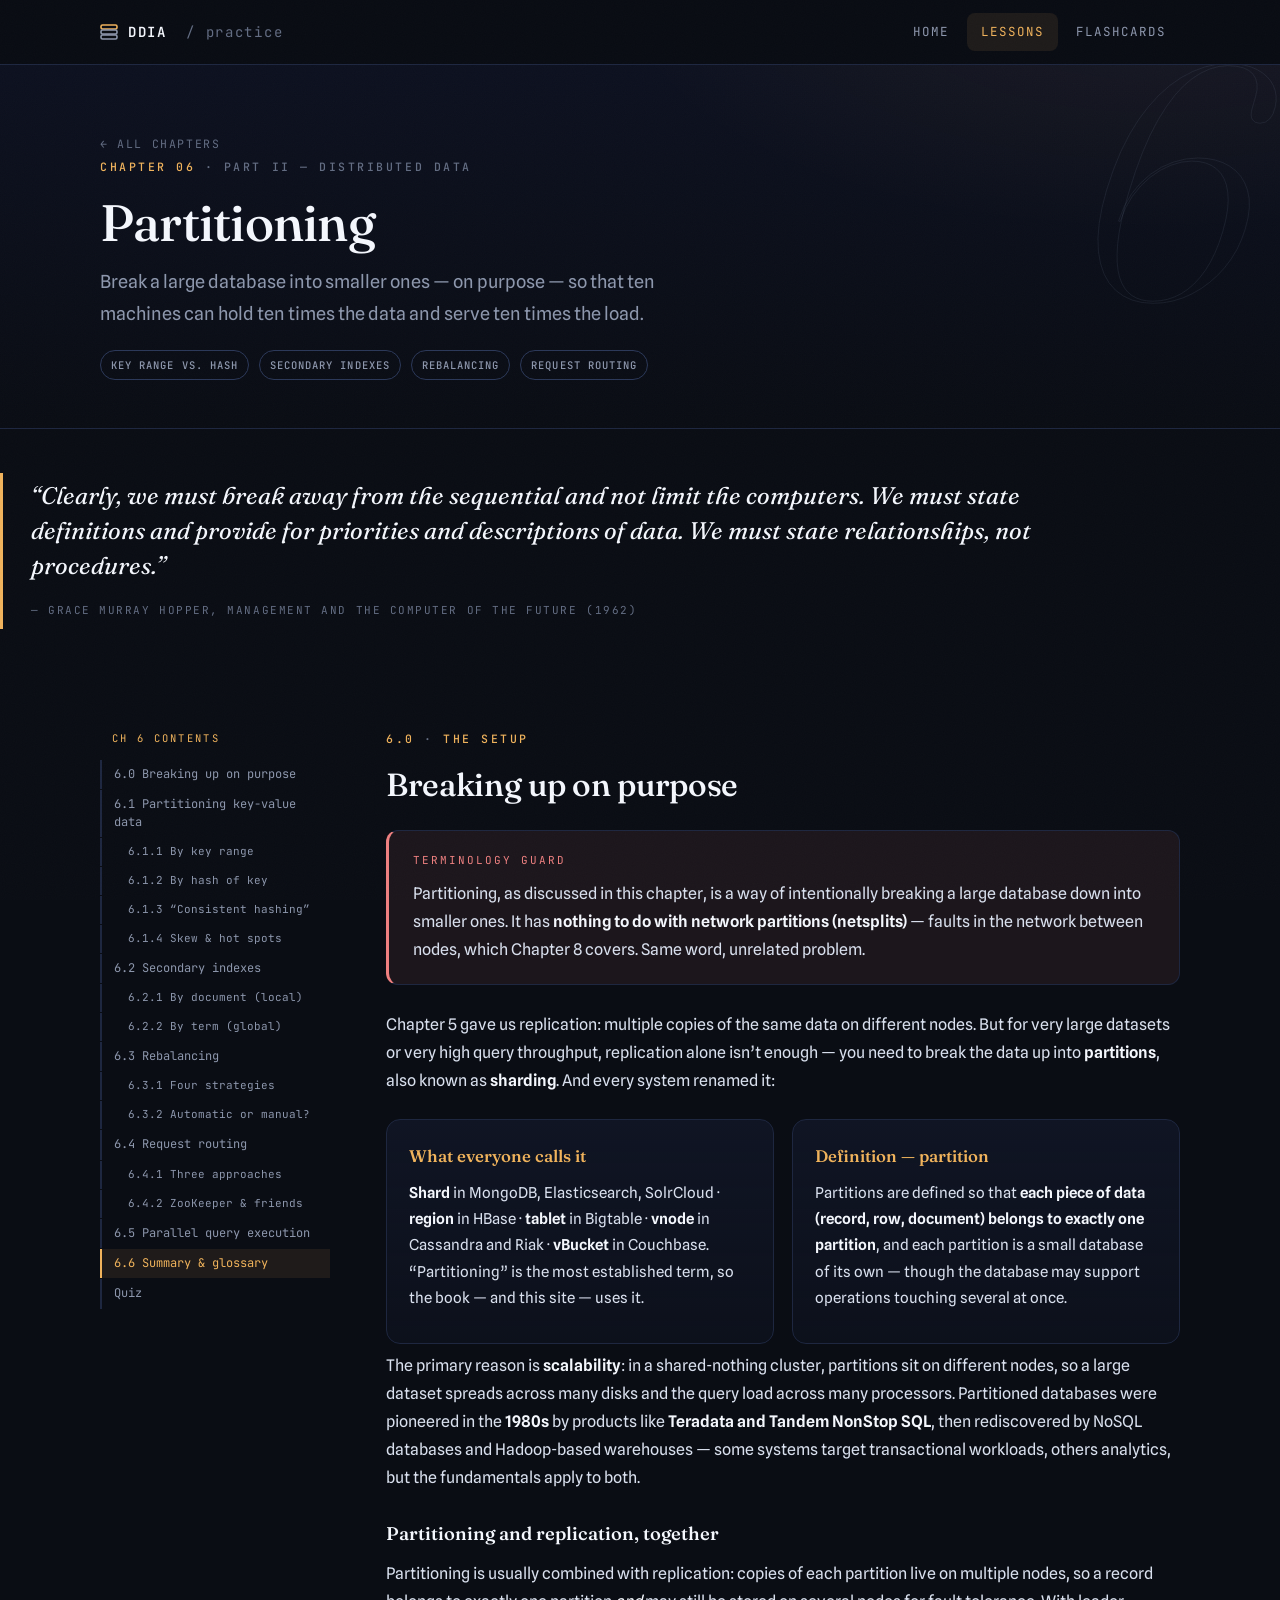
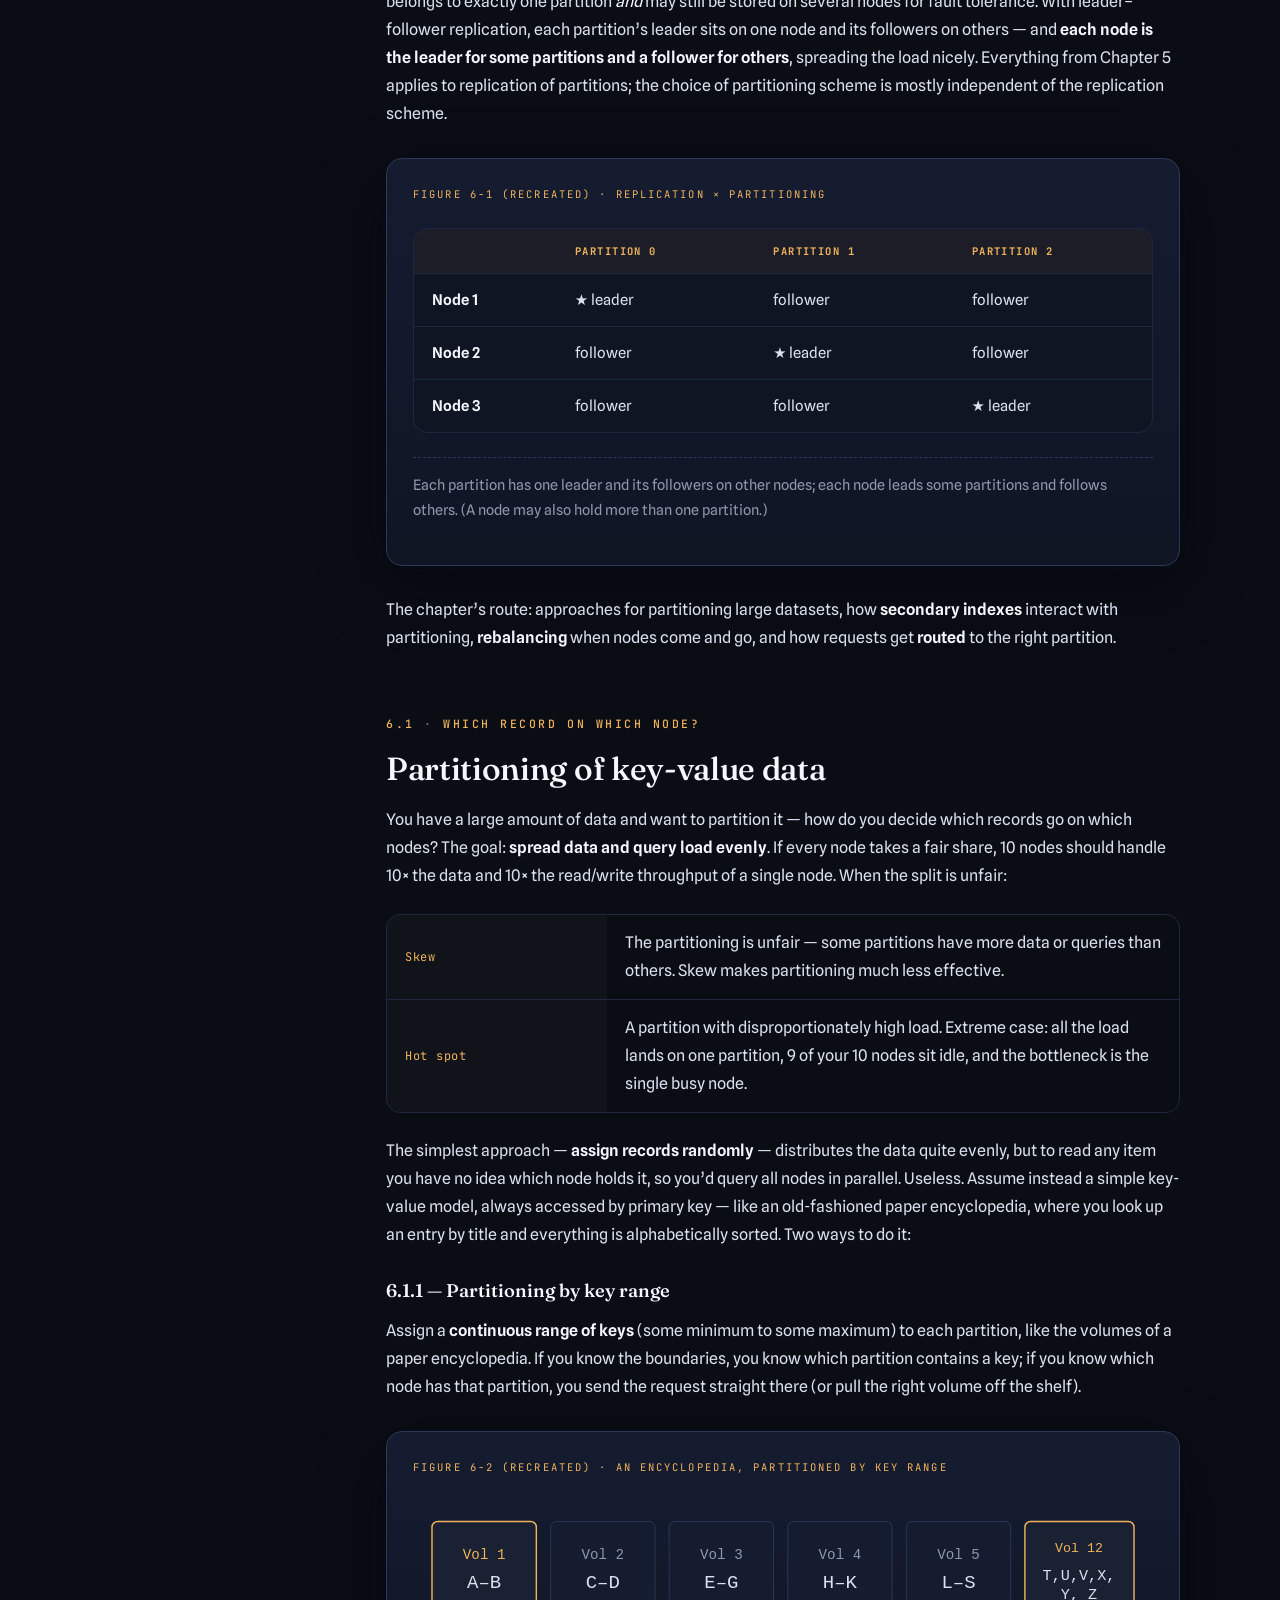
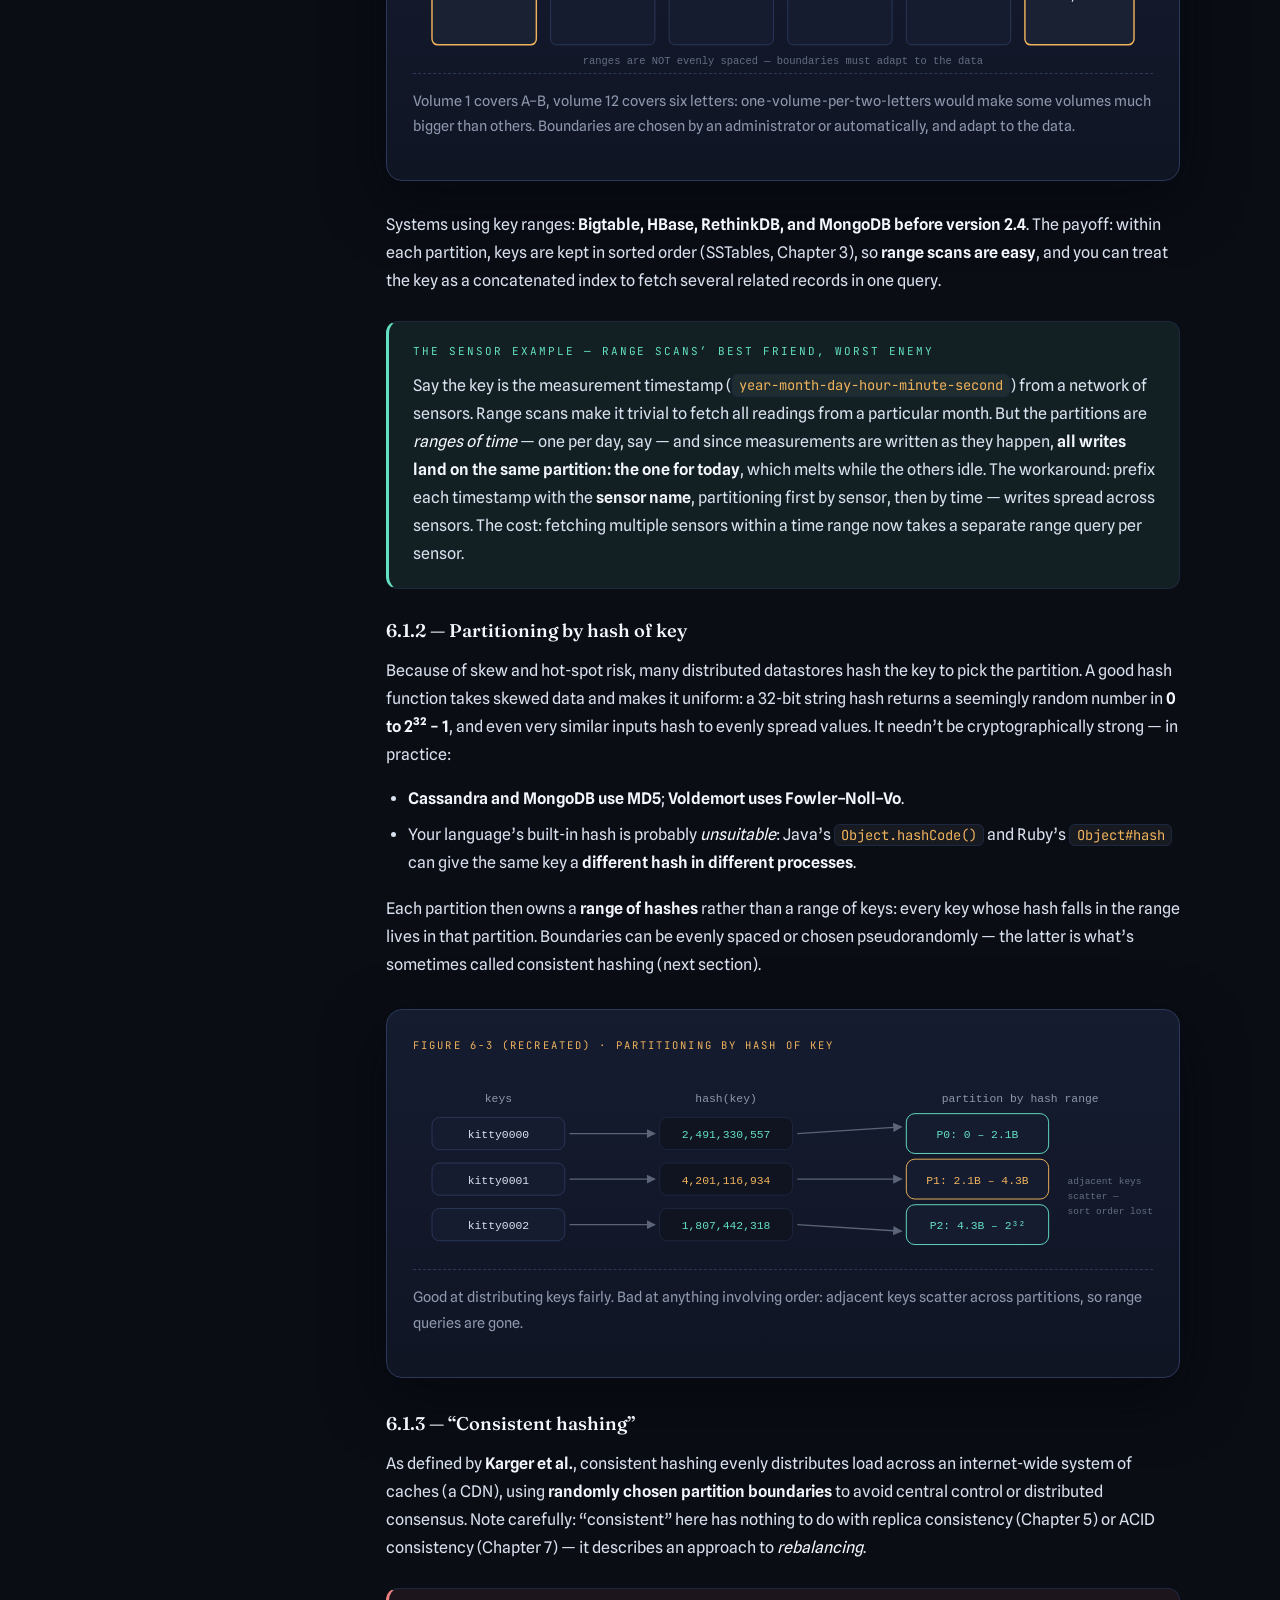
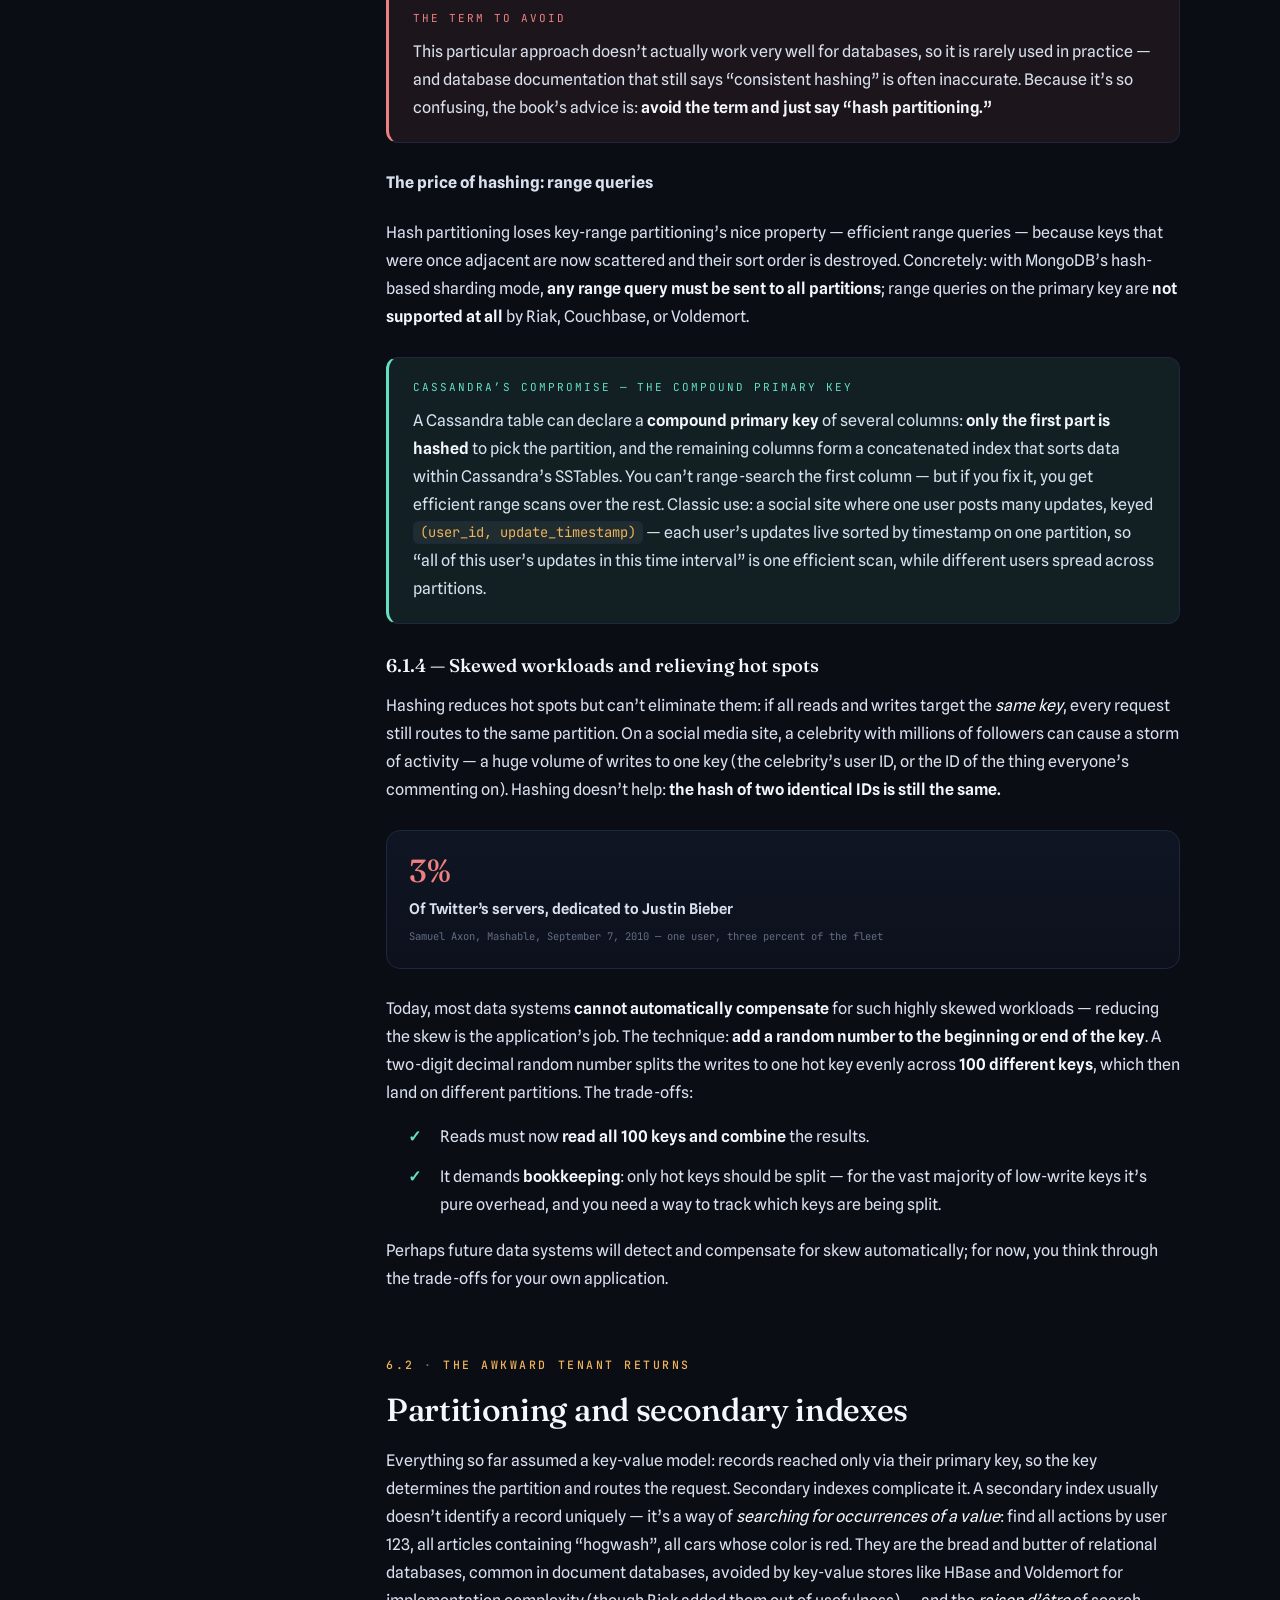
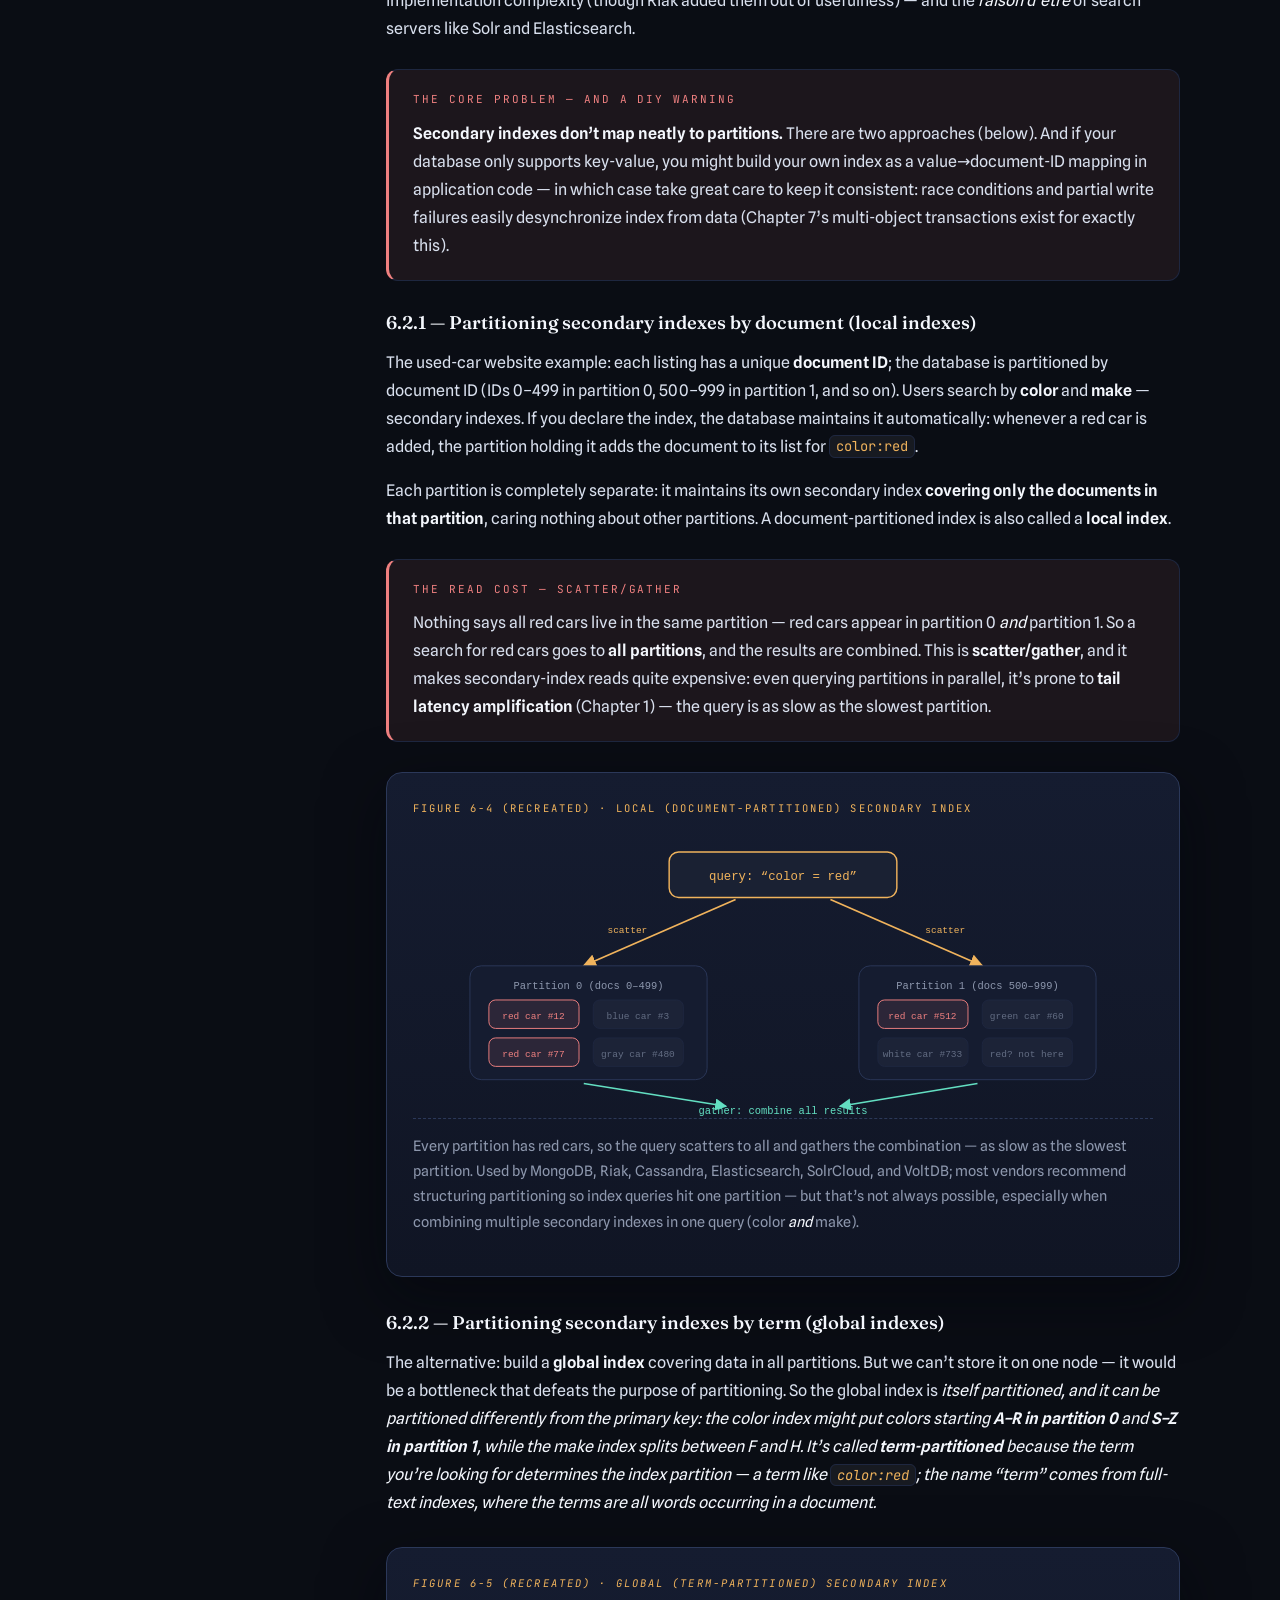
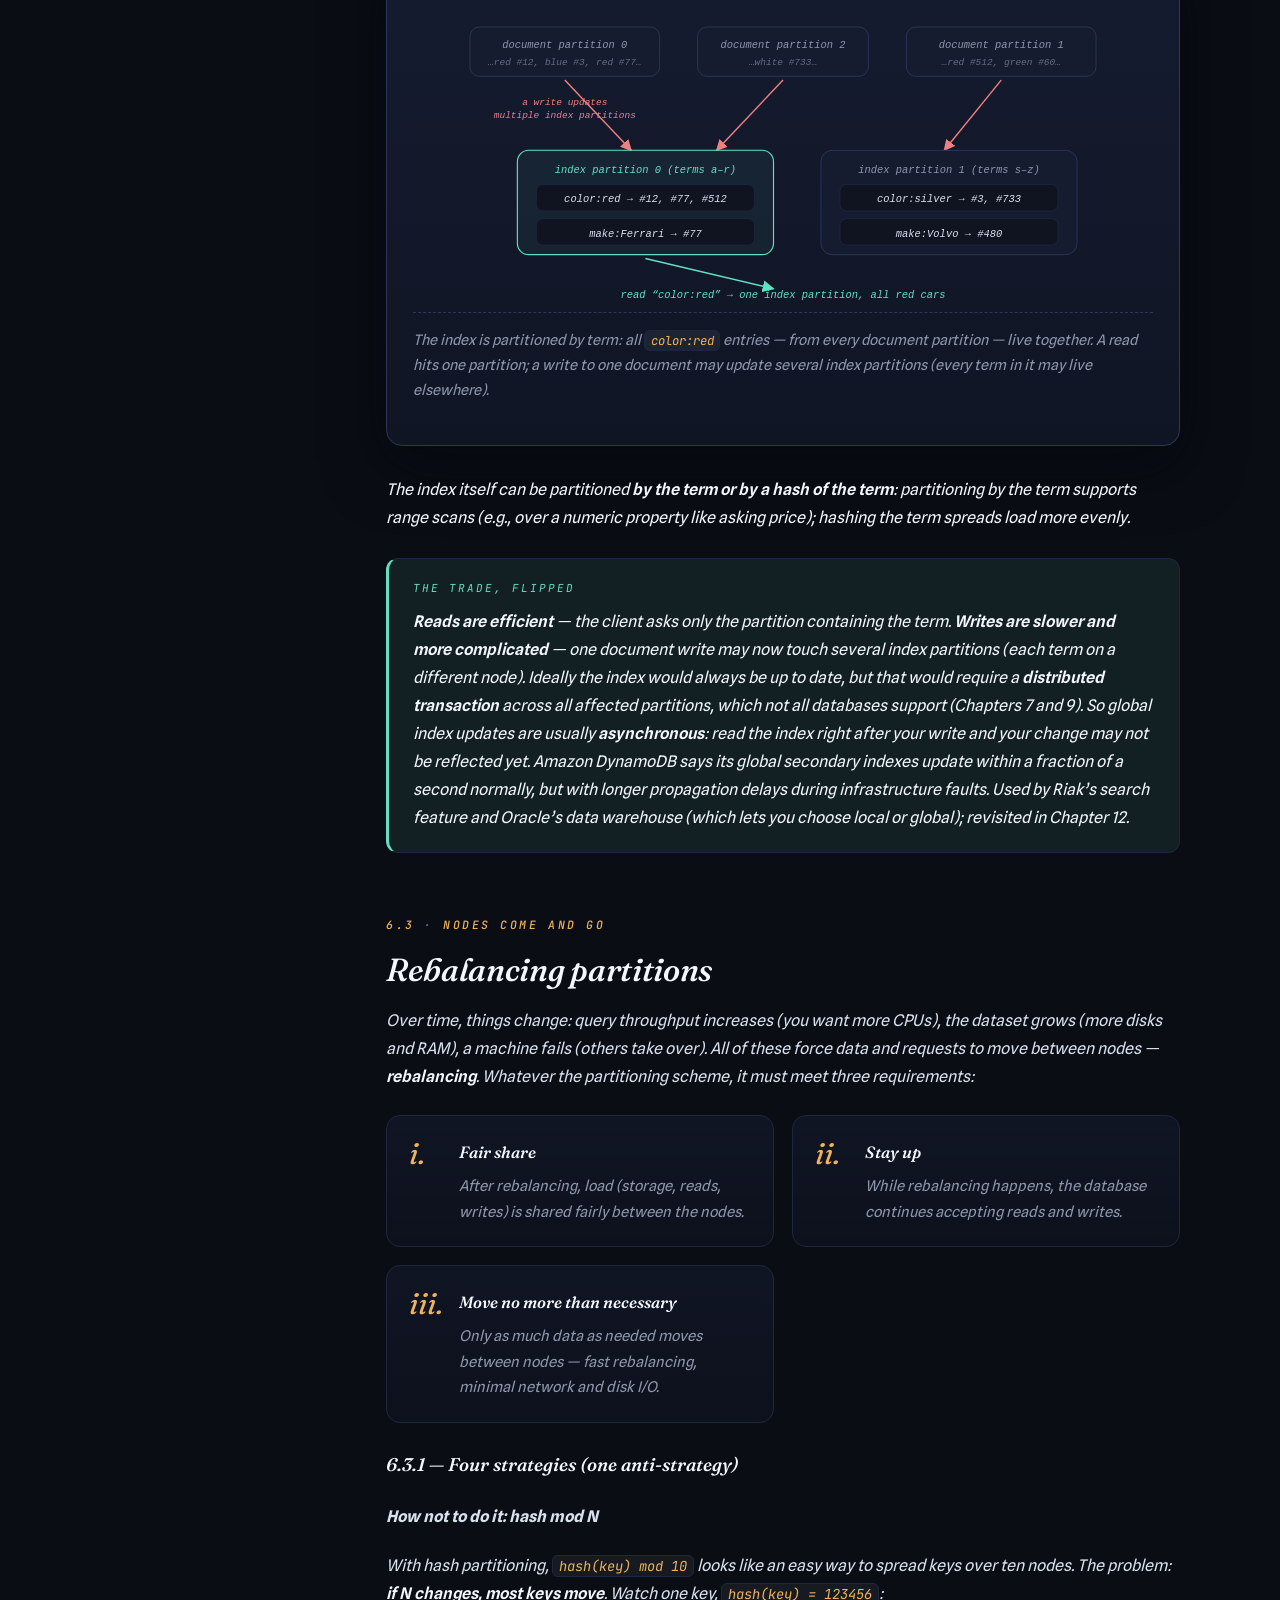
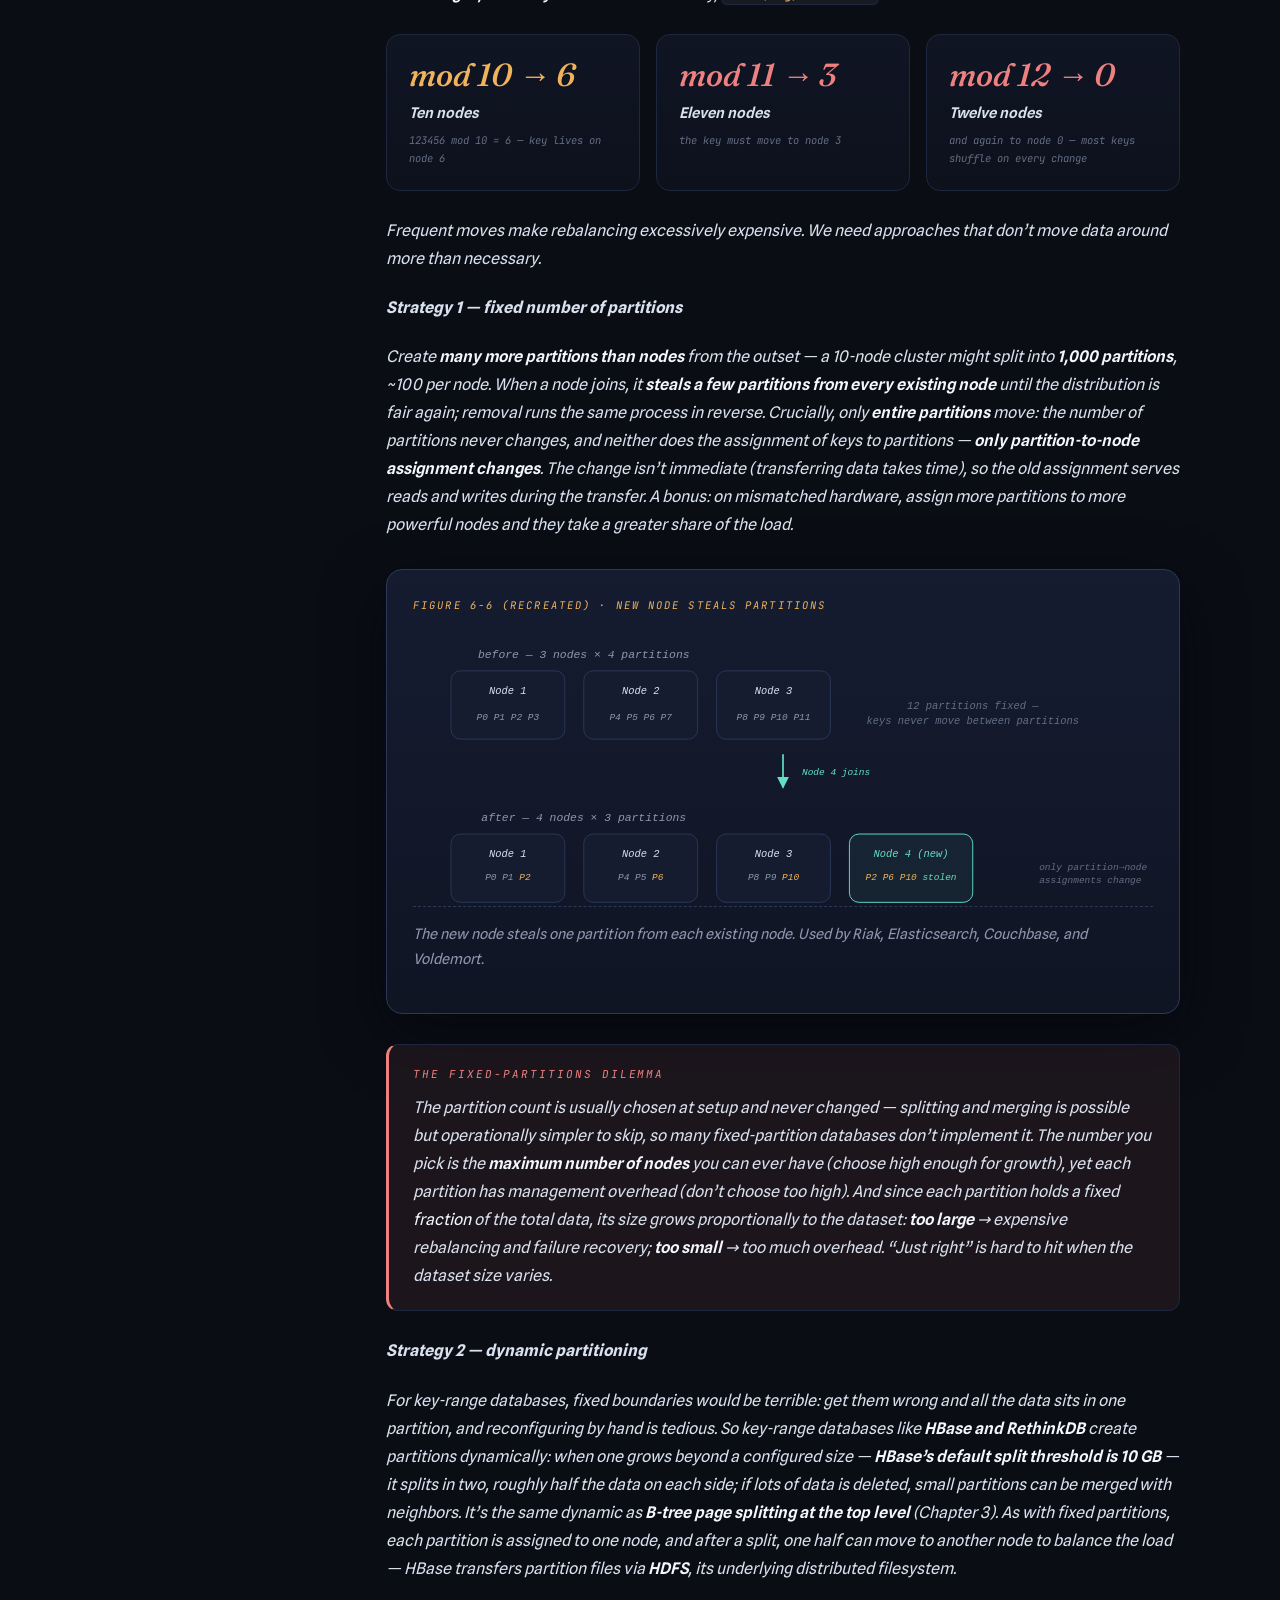
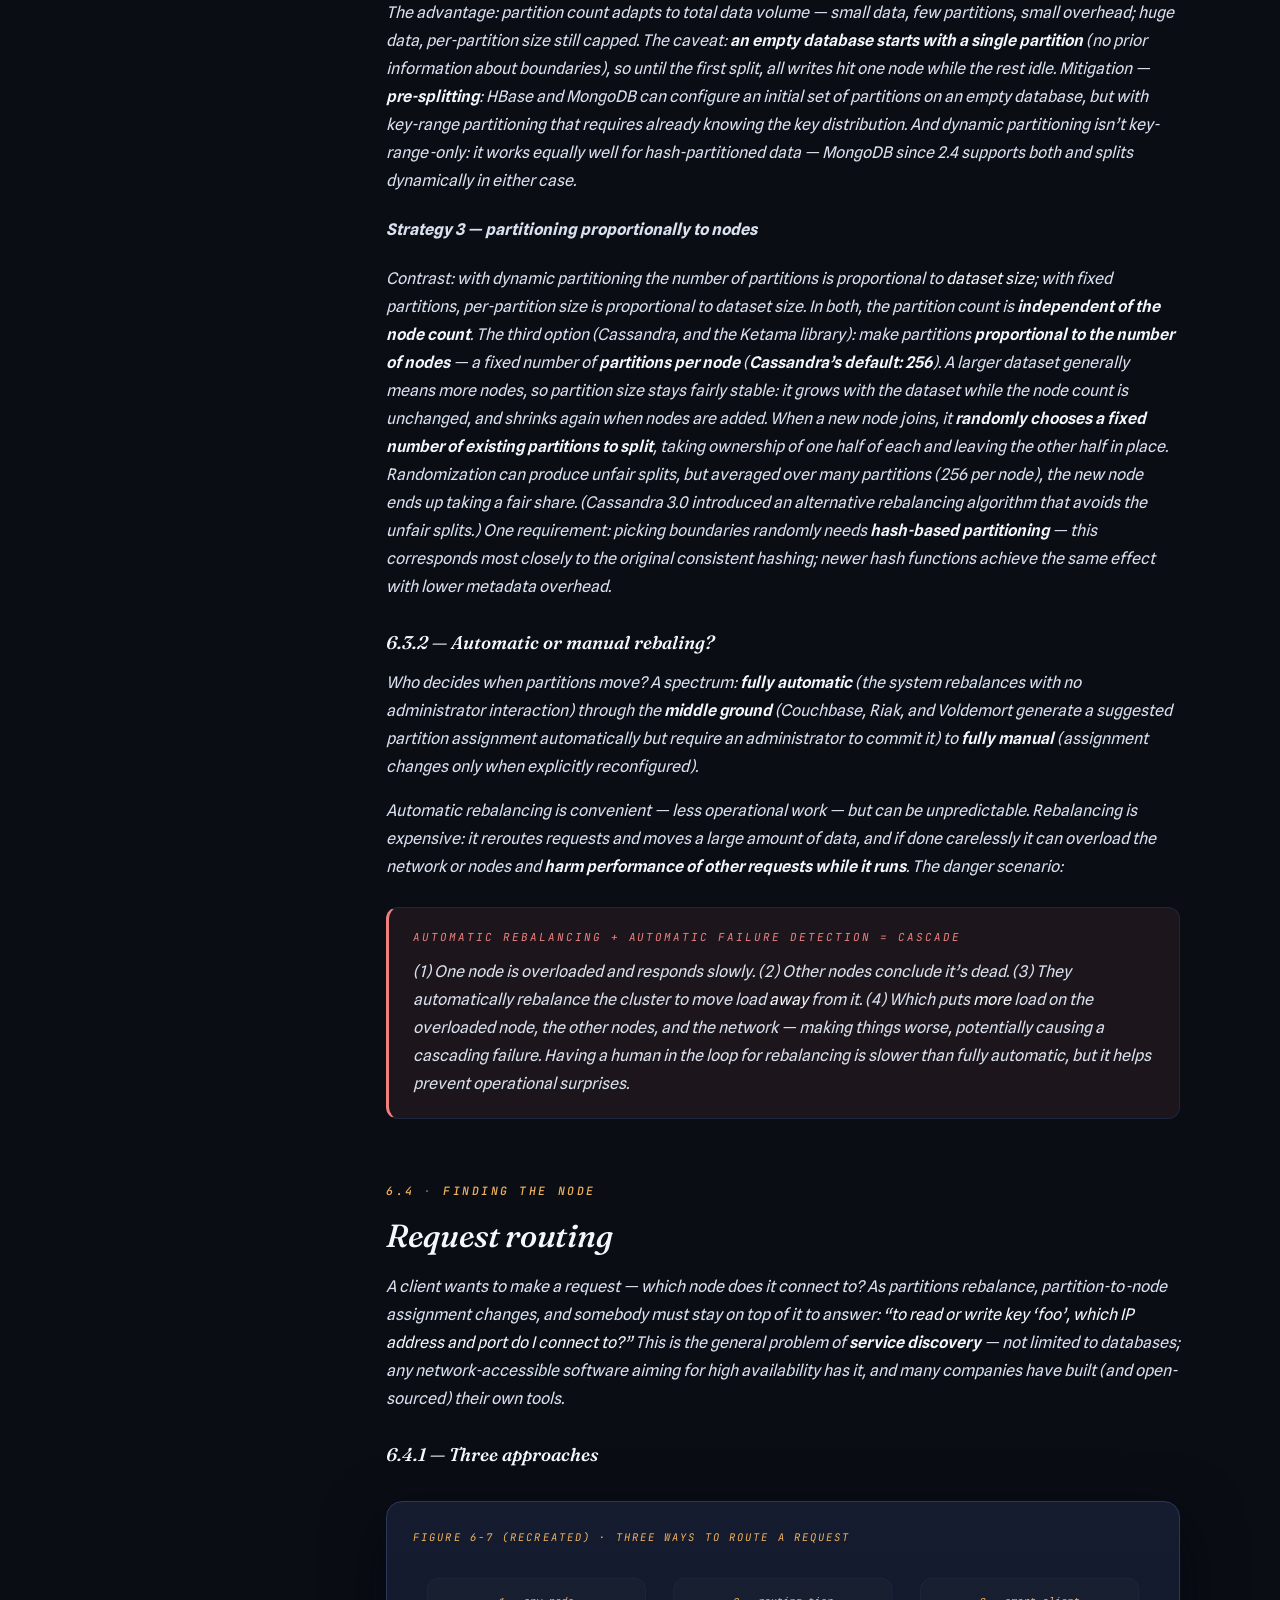
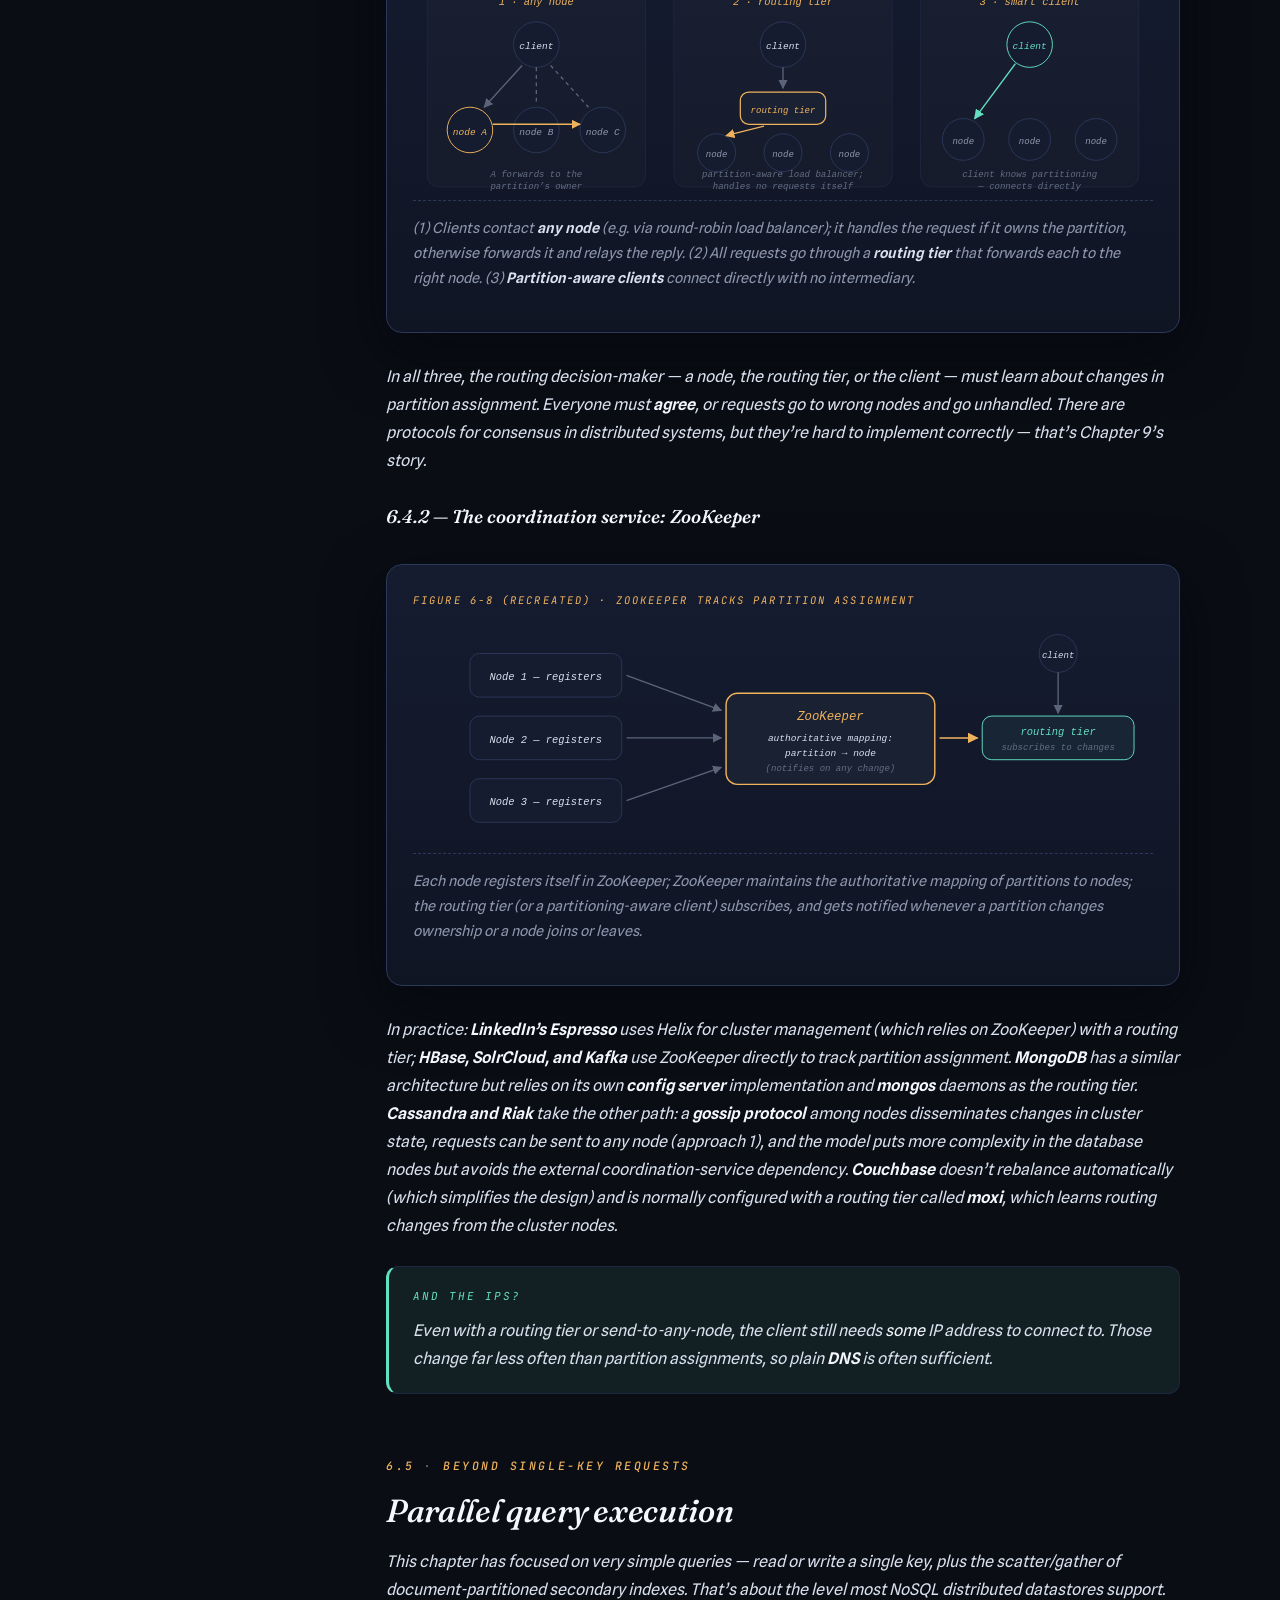
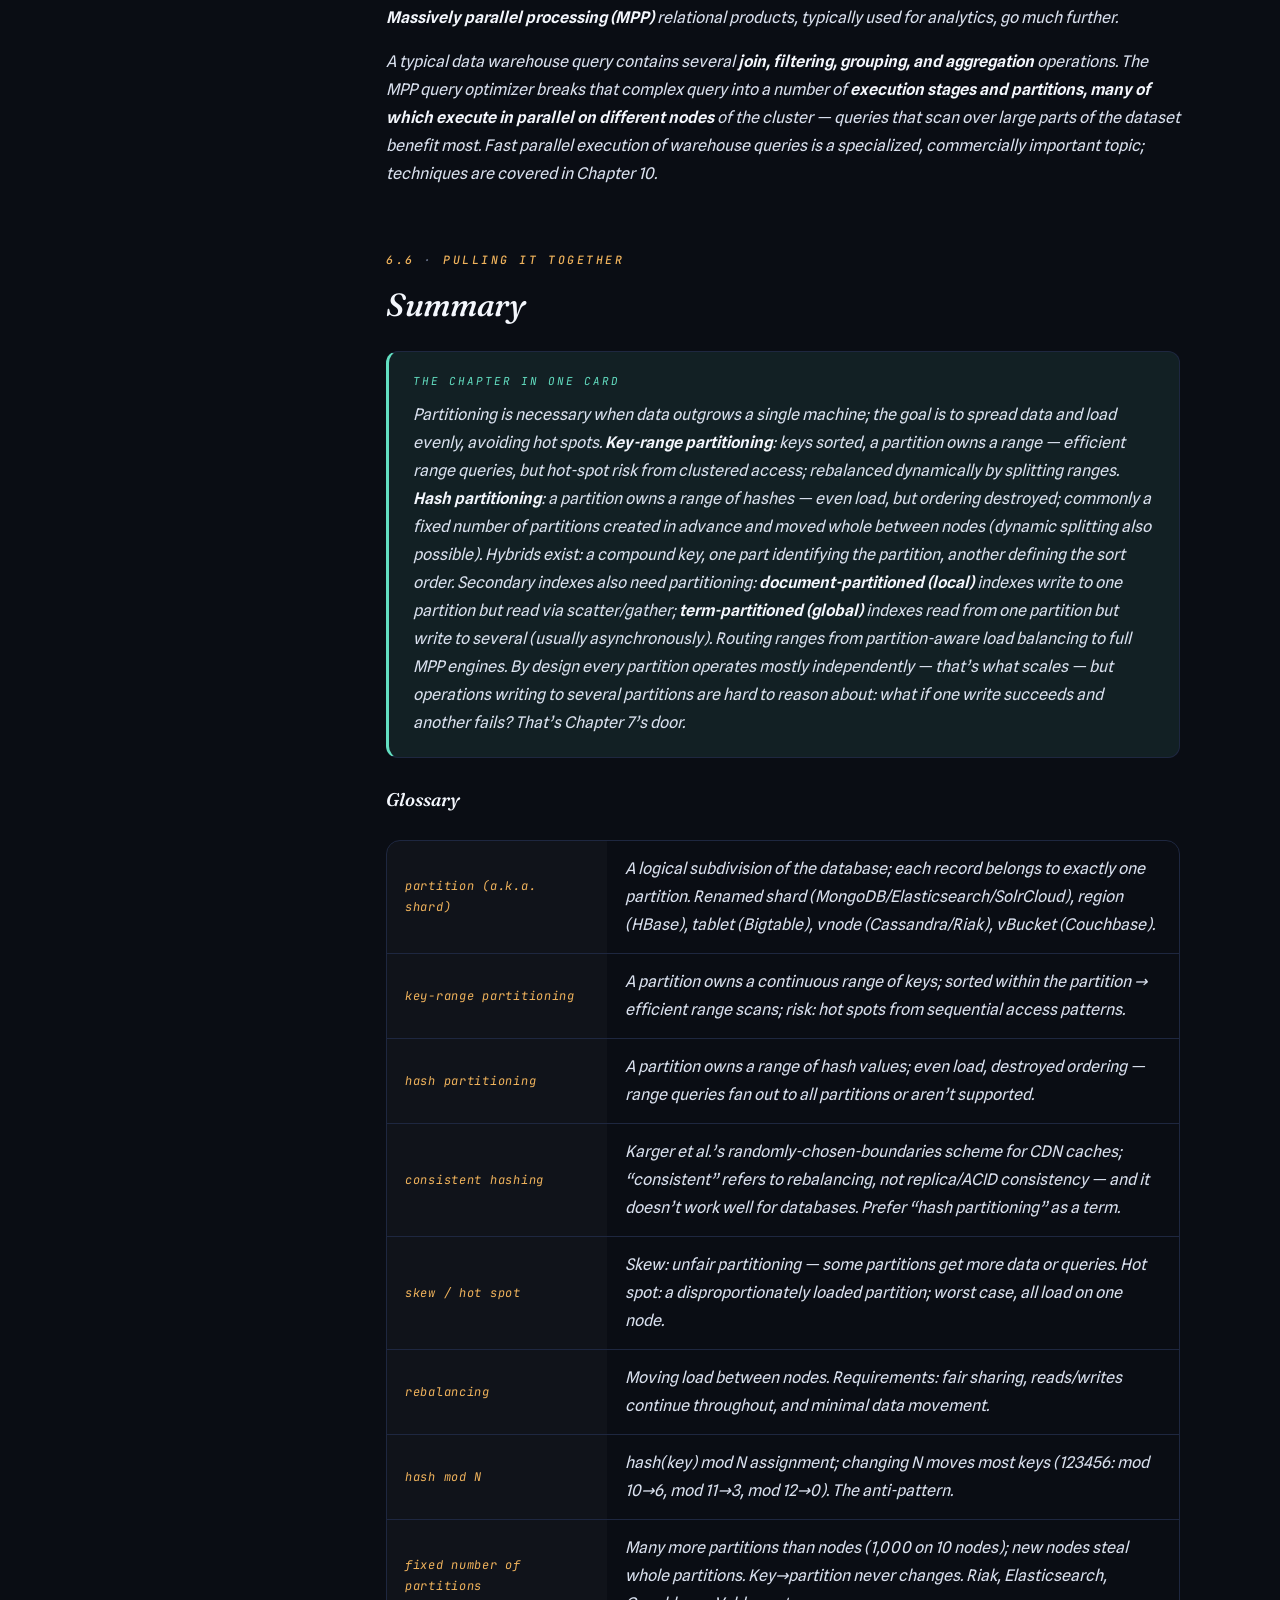
<file: lessons/chapter6.html>
<!doctype html>
<html lang="en">
<head>
  <meta charset="utf-8">
  <meta name="viewport" content="width=device-width, initial-scale=1">
  <title>Chapter 6 · Partitioning — DDIA Practice</title>
  <meta name="description" content="A comprehensive study guide to Chapter 6 of Designing Data-Intensive Applications: key-range vs hash partitioning, consistent hashing, hot spots, local vs global secondary indexes, rebalancing strategies, request routing, and MPP.">
  <link rel="icon" href="data:image/svg+xml,%3Csvg xmlns='http://www.w3.org/2000/svg' viewBox='0 0 32 32'%3E%3Crect width='32' height='32' rx='7' fill='%230a0d14'/%3E%3Cpath d='M16 6l9 10-9 10-9-10z' fill='%23f0b35c'/%3E%3C/svg%3E">
  <link rel="preconnect" href="https://fonts.googleapis.com">
  <link rel="preconnect" href="https://fonts.gstatic.com" crossorigin>
  <link href="https://fonts.googleapis.com/css2?family=Fraunces:ital,opsz,wght@0,9..144,300..700;1,9..144,300..700&family=Spline+Sans:wght@300..700&family=JetBrains+Mono:wght@400..600&display=swap" rel="stylesheet">
  
  <script>document.documentElement.classList.add("js")</script>
  <link rel="stylesheet" href="../css/style.css">
</head>
<body data-active="lessons" class="is-lesson">

  <div class="reading-progress" id="readingProgress" aria-hidden="true"></div>

  <header class="nav">
    <div class="container nav-inner">
      <a class="brand" href="../index.html">
        <svg width="18" height="18" viewBox="0 0 18 18" fill="none" aria-hidden="true">
          <rect x="1" y="2" width="16" height="4" rx="1.5" stroke="#f0b35c" stroke-width="1.6"/>
          <rect x="1" y="7" width="16" height="4" rx="1.5" stroke="#8d97ad" stroke-width="1.6"/>
          <rect x="1" y="12" width="16" height="4" rx="1.5" stroke="#8d97ad" stroke-width="1.6"/>
        </svg>
        DDIA&nbsp;<span class="dim">/ practice</span>
      </a>
      <nav class="nav-links" aria-label="Main">
        <a href="../index.html" data-nav="home">Home</a>
        <a href="../index.html#lessons" data-nav="lessons">Lessons</a>
        <a href="../flashcards.html" data-nav="flashcards">Flashcards</a>
      </nav>
    </div>
  </header>

  <main>

    <div class="lesson-hero">
      <span class="lesson-hero-num" aria-hidden="true">6</span>
      <div class="container">
        <a class="crumb" href="../index.html#lessons">← All chapters</a>
        <p class="kicker">Chapter 06 <span class="dim">· Part II — Distributed Data</span></p>
        <h1>Partitioning</h1>
        <p class="lede">Break a large database into smaller ones — on purpose — so that ten machines can hold ten times the data and serve ten times the load.</p>
        <div class="lesson-meta">
          <span class="chip">Key range vs. hash</span>
          <span class="chip">Secondary indexes</span>
          <span class="chip">Rebalancing</span>
          <span class="chip">Request routing</span>
        </div>
      </div>
    </div>

    <div class="pullquote container">
      <p>“Clearly, we must break away from the sequential and not limit the computers. We must state definitions and provide for priorities and descriptions of data. We must state relationships, not procedures.”</p>
      <cite>— Grace Murray Hopper, Management and the Computer of the Future (1962)</cite>
    </div>

    <div class="chapter-layout container">

      <aside class="toc" aria-label="Chapter contents">
        <p class="toc-title">Ch 6 contents</p>
        <ul>
          <li><a href="#s-intro">6.0 Breaking up on purpose</a></li>
          <li><a href="#s-kv">6.1 Partitioning key-value data</a></li>
          <li><a href="#s-range" class="sub">6.1.1 By key range</a></li>
          <li><a href="#s-hash" class="sub">6.1.2 By hash of key</a></li>
          <li><a href="#s-consistent" class="sub">6.1.3 “Consistent hashing”</a></li>
          <li><a href="#s-skew" class="sub">6.1.4 Skew &amp; hot spots</a></li>
          <li><a href="#s-secondary">6.2 Secondary indexes</a></li>
          <li><a href="#s-local" class="sub">6.2.1 By document (local)</a></li>
          <li><a href="#s-global" class="sub">6.2.2 By term (global)</a></li>
          <li><a href="#s-rebalancing">6.3 Rebalancing</a></li>
          <li><a href="#s-strategies" class="sub">6.3.1 Four strategies</a></li>
          <li><a href="#s-operations" class="sub">6.3.2 Automatic or manual?</a></li>
          <li><a href="#s-routing">6.4 Request routing</a></li>
          <li><a href="#s-approaches" class="sub">6.4.1 Three approaches</a></li>
          <li><a href="#s-zookeeper" class="sub">6.4.2 ZooKeeper &amp; friends</a></li>
          <li><a href="#s-mpp">6.5 Parallel query execution</a></li>
          <li><a href="#s-summary">6.6 Summary &amp; glossary</a></li>
          <li><a href="#quiz-section">Quiz</a></li>
        </ul>
      </aside>

      <div class="lesson-body">

        <!-- ================= 6.0 ================= -->
        <section class="block reveal" id="s-intro">
          <p class="kicker">6.0 <span class="dim">·</span> The setup</p>
          <h2>Breaking up on purpose</h2>
          <div class="callout warn">
            <p class="callout-title">Terminology guard</p>
            <p>Partitioning, as discussed in this chapter, is a way of intentionally breaking a large database down into smaller ones. It has <strong>nothing to do with network partitions (netsplits)</strong> — faults in the network between nodes, which Chapter 8 covers. Same word, unrelated problem.</p>
          </div>
          <p>Chapter 5 gave us replication: multiple copies of the same data on different nodes. But for very large datasets or very high query throughput, replication alone isn’t enough — you need to break the data up into <strong>partitions</strong>, also known as <strong>sharding</strong>. And every system renamed it:</p>
          <div class="term-grid">
            <div class="term">
              <h4>What everyone calls it</h4>
              <p><strong>Shard</strong> in MongoDB, Elasticsearch, SolrCloud · <strong>region</strong> in HBase · <strong>tablet</strong> in Bigtable · <strong>vnode</strong> in Cassandra and Riak · <strong>vBucket</strong> in Couchbase. “Partitioning” is the most established term, so the book — and this site — uses it.</p>
            </div>
            <div class="term">
              <h4>Definition — partition</h4>
              <p>Partitions are defined so that <strong>each piece of data (record, row, document) belongs to exactly one partition</strong>, and each partition is a small database of its own — though the database may support operations touching several at once.</p>
            </div>
          </div>
          <p>The primary reason is <strong>scalability</strong>: in a shared-nothing cluster, partitions sit on different nodes, so a large dataset spreads across many disks and the query load across many processors. Partitioned databases were pioneered in the <strong>1980s</strong> by products like <strong>Teradata and Tandem NonStop SQL</strong>, then rediscovered by NoSQL databases and Hadoop-based warehouses — some systems target transactional workloads, others analytics, but the fundamentals apply to both.</p>

          <h3>Partitioning and replication, together</h3>
          <p>Partitioning is usually combined with replication: copies of each partition live on multiple nodes, so a record belongs to exactly one partition <em>and</em> may still be stored on several nodes for fault tolerance. With leader–follower replication, each partition’s leader sits on one node and its followers on others — and <strong>each node is the leader for some partitions and a follower for others</strong>, spreading the load nicely. Everything from Chapter 5 applies to replication of partitions; the choice of partitioning scheme is mostly independent of the replication scheme.</p>

          <div class="figure">
            <p class="fig-head">Figure 6-1 (recreated) · Replication × partitioning</p>
            <div class="table-wrap">
              <table>
                <thead>
                  <tr><th></th><th>Partition 0</th><th>Partition 1</th><th>Partition 2</th></tr>
                </thead>
                <tbody>
                  <tr><td><strong>Node 1</strong></td><td class="hl">★ leader</td><td>follower</td><td>follower</td></tr>
                  <tr><td><strong>Node 2</strong></td><td>follower</td><td class="hl">★ leader</td><td>follower</td></tr>
                  <tr><td><strong>Node 3</strong></td><td>follower</td><td>follower</td><td class="hl">★ leader</td></tr>
                </tbody>
              </table>
            </div>
            <p class="fig-caption">Each partition has one leader and its followers on other nodes; each node leads some partitions and follows others. (A node may also hold more than one partition.)</p>
          </div>

          <p>The chapter’s route: approaches for partitioning large datasets, how <strong>secondary indexes</strong> interact with partitioning, <strong>rebalancing</strong> when nodes come and go, and how requests get <strong>routed</strong> to the right partition.</p>
        </section>

        <!-- ================= 6.1 ================= -->
        <section class="block reveal" id="s-kv">
          <p class="kicker">6.1 <span class="dim">·</span> Which record on which node?</p>
          <h2>Partitioning of key-value data</h2>
          <p>You have a large amount of data and want to partition it — how do you decide which records go on which nodes? The goal: <strong>spread data and query load evenly</strong>. If every node takes a fair share, 10 nodes should handle 10× the data and 10× the read/write throughput of a single node. When the split is unfair:</p>
          <dl class="kv">
            <div class="kv-row"><dt>Skew</dt><dd>The partitioning is unfair — some partitions have more data or queries than others. Skew makes partitioning much less effective.</dd></div>
            <div class="kv-row"><dt>Hot spot</dt><dd>A partition with disproportionately high load. Extreme case: all the load lands on one partition, 9 of your 10 nodes sit idle, and the bottleneck is the single busy node.</dd></div>
          </dl>
          <p>The simplest approach — <strong>assign records randomly</strong> — distributes the data quite evenly, but to read any item you have no idea which node holds it, so you’d query all nodes in parallel. Useless. Assume instead a simple key-value model, always accessed by primary key — like an old-fashioned paper encyclopedia, where you look up an entry by title and everything is alphabetically sorted. Two ways to do it:</p>

          <h3 id="s-range">6.1.1 — Partitioning by key range</h3>
          <p>Assign a <strong>continuous range of keys</strong> (some minimum to some maximum) to each partition, like the volumes of a paper encyclopedia. If you know the boundaries, you know which partition contains a key; if you know which node has that partition, you send the request straight there (or pull the right volume off the shelf).</p>

          <div class="figure">
            <p class="fig-head">Figure 6-2 (recreated) · An encyclopedia, partitioned by key range</p>
            <svg viewBox="0 0 780 190" role="img" aria-label="Encyclopedia volumes with unequal key ranges: volume 1 covers A and B, the last volume covers T through Z" style="width:100%;height:auto;display:block">
              <rect x="20"  y="30" width="110" height="130" rx="6" fill="#1a2133" stroke="#f0b35c" stroke-width="1.5"/>
              <text x="75"  y="70" text-anchor="middle" fill="#f0b35c" font-family="monospace" font-size="15">Vol 1</text>
              <text x="75"  y="100" text-anchor="middle" fill="#d9e0ee" font-family="monospace" font-size="20">A–B</text>
              <rect x="145" y="30" width="110" height="130" rx="6" fill="#151c30" stroke="#2b3859"/>
              <text x="200" y="70" text-anchor="middle" fill="#8d97ad" font-family="monospace" font-size="15">Vol 2</text>
              <text x="200" y="100" text-anchor="middle" fill="#d9e0ee" font-family="monospace" font-size="20">C–D</text>
              <rect x="270" y="30" width="110" height="130" rx="6" fill="#151c30" stroke="#2b3859"/>
              <text x="325" y="70" text-anchor="middle" fill="#8d97ad" font-family="monospace" font-size="15">Vol 3</text>
              <text x="325" y="100" text-anchor="middle" fill="#d9e0ee" font-family="monospace" font-size="20">E–G</text>
              <rect x="395" y="30" width="110" height="130" rx="6" fill="#151c30" stroke="#2b3859"/>
              <text x="450" y="70" text-anchor="middle" fill="#8d97ad" font-family="monospace" font-size="15">Vol 4</text>
              <text x="450" y="100" text-anchor="middle" fill="#d9e0ee" font-family="monospace" font-size="20">H–K</text>
              <rect x="520" y="30" width="110" height="130" rx="6" fill="#151c30" stroke="#2b3859"/>
              <text x="575" y="70" text-anchor="middle" fill="#8d97ad" font-family="monospace" font-size="15">Vol 5</text>
              <text x="575" y="100" text-anchor="middle" fill="#d9e0ee" font-family="monospace" font-size="20">L–S</text>
              <rect x="645" y="30" width="115" height="130" rx="6" fill="#1a2133" stroke="#f0b35c" stroke-width="1.5"/>
              <text x="702" y="62" text-anchor="middle" fill="#f0b35c" font-family="monospace" font-size="14">Vol 12</text>
              <text x="702" y="92" text-anchor="middle" fill="#d9e0ee" font-family="monospace" font-size="16">T,U,V,X,</text>
              <text x="702" y="112" text-anchor="middle" fill="#d9e0ee" font-family="monospace" font-size="16">Y, Z</text>
              <text x="390" y="180" text-anchor="middle" fill="#636d83" font-family="monospace" font-size="11">ranges are NOT evenly spaced — boundaries must adapt to the data</text>
            </svg>
            <p class="fig-caption">Volume 1 covers A–B, volume 12 covers six letters: one-volume-per-two-letters would make some volumes much bigger than others. Boundaries are chosen by an administrator or automatically, and adapt to the data.</p>
          </div>

          <p>Systems using key ranges: <strong>Bigtable, HBase, RethinkDB, and MongoDB before version 2.4</strong>. The payoff: within each partition, keys are kept in sorted order (SSTables, Chapter 3), so <strong>range scans are easy</strong>, and you can treat the key as a concatenated index to fetch several related records in one query.</p>
          <div class="callout note">
            <p class="callout-title">The sensor example — range scans’ best friend, worst enemy</p>
            <p>Say the key is the measurement timestamp (<code>year-month-day-hour-minute-second</code>) from a network of sensors. Range scans make it trivial to fetch all readings from a particular month. But the partitions are <em>ranges of time</em> — one per day, say — and since measurements are written as they happen, <strong>all writes land on the same partition: the one for today</strong>, which melts while the others idle. The workaround: prefix each timestamp with the <strong>sensor name</strong>, partitioning first by sensor, then by time — writes spread across sensors. The cost: fetching multiple sensors within a time range now takes a separate range query per sensor.</p>
          </div>

          <h3 id="s-hash">6.1.2 — Partitioning by hash of key</h3>
          <p>Because of skew and hot-spot risk, many distributed datastores hash the key to pick the partition. A good hash function takes skewed data and makes it uniform: a 32-bit string hash returns a seemingly random number in <strong>0 to 2³² − 1</strong>, and even very similar inputs hash to evenly spread values. It needn’t be cryptographically strong — in practice:</p>
          <ul>
            <li><strong>Cassandra and MongoDB use MD5</strong>; <strong>Voldemort uses Fowler–Noll–Vo</strong>.</li>
            <li>Your language’s built-in hash is probably <em>unsuitable</em>: Java’s <code>Object.hashCode()</code> and Ruby’s <code>Object#hash</code> can give the same key a <strong>different hash in different processes</strong>.</li>
          </ul>
          <p>Each partition then owns a <strong>range of hashes</strong> rather than a range of keys: every key whose hash falls in the range lives in that partition. Boundaries can be evenly spaced or chosen pseudorandomly — the latter is what’s sometimes called consistent hashing (next section).</p>

          <div class="figure">
            <p class="fig-head">Figure 6-3 (recreated) · Partitioning by hash of key</p>
            <svg viewBox="0 0 780 210" role="img" aria-label="Three keys hash to values that fall into hash-range partitions; adjacent keys scatter across partitions" style="width:100%;height:auto;display:block">
              <defs>
                <marker id="arr6" viewBox="0 0 10 10" refX="9" refY="5" markerWidth="7" markerHeight="7" orient="auto-start-reverse">
                  <path d="M0,0 L10,5 L0,10 z" fill="#5b6478"/>
                </marker>
              </defs>
              <text x="90" y="34" text-anchor="middle" fill="#8d97ad" font-family="monospace" font-size="12">keys</text>
              <text x="330" y="34" text-anchor="middle" fill="#8d97ad" font-family="monospace" font-size="12">hash(key)</text>
              <text x="640" y="34" text-anchor="middle" fill="#8d97ad" font-family="monospace" font-size="12">partition by hash range</text>
              <rect x="20" y="50" width="140" height="34" rx="8" fill="#151c30" stroke="#2b3859"/>
              <text x="90" y="72" text-anchor="middle" fill="#d9e0ee" font-family="monospace" font-size="12">kitty0000</text>
              <rect x="20" y="98" width="140" height="34" rx="8" fill="#151c30" stroke="#2b3859"/>
              <text x="90" y="120" text-anchor="middle" fill="#d9e0ee" font-family="monospace" font-size="12">kitty0001</text>
              <rect x="20" y="146" width="140" height="34" rx="8" fill="#151c30" stroke="#2b3859"/>
              <text x="90" y="168" text-anchor="middle" fill="#d9e0ee" font-family="monospace" font-size="12">kitty0002</text>
              <rect x="260" y="50" width="140" height="34" rx="8" fill="#0f1420" stroke="#1e2740"/>
              <text x="330" y="72" text-anchor="middle" fill="#63dfc2" font-family="monospace" font-size="12">2,491,330,557</text>
              <rect x="260" y="98" width="140" height="34" rx="8" fill="#0f1420" stroke="#1e2740"/>
              <text x="330" y="120" text-anchor="middle" fill="#f0b35c" font-family="monospace" font-size="12">4,201,116,934</text>
              <rect x="260" y="146" width="140" height="34" rx="8" fill="#0f1420" stroke="#1e2740"/>
              <text x="330" y="168" text-anchor="middle" fill="#63dfc2" font-family="monospace" font-size="12">1,807,442,318</text>
              <line x1="165" y1="67" x2="255" y2="67" stroke="#5b6478" stroke-width="1.4" marker-end="url(#arr6)"/>
              <line x1="165" y1="115" x2="255" y2="115" stroke="#5b6478" stroke-width="1.4" marker-end="url(#arr6)"/>
              <line x1="165" y1="163" x2="255" y2="163" stroke="#5b6478" stroke-width="1.4" marker-end="url(#arr6)"/>
              <rect x="520" y="46" width="150" height="42" rx="9" fill="#151c30" stroke="#63dfc2"/>
              <text x="595" y="72" text-anchor="middle" fill="#63dfc2" font-family="monospace" font-size="12">P0: 0 – 2.1B</text>
              <rect x="520" y="94" width="150" height="42" rx="9" fill="#151c30" stroke="#f0b35c"/>
              <text x="595" y="120" text-anchor="middle" fill="#f0b35c" font-family="monospace" font-size="12">P1: 2.1B – 4.3B</text>
              <rect x="520" y="142" width="150" height="42" rx="9" fill="#151c30" stroke="#63dfc2"/>
              <text x="595" y="168" text-anchor="middle" fill="#63dfc2" font-family="monospace" font-size="12">P2: 4.3B – 2³²</text>
              <line x1="405" y1="67" x2="515" y2="60" stroke="#5b6478" stroke-width="1.4" marker-end="url(#arr6)"/>
              <line x1="405" y1="115" x2="515" y2="115" stroke="#5b6478" stroke-width="1.4" marker-end="url(#arr6)"/>
              <line x1="405" y1="163" x2="515" y2="170" stroke="#5b6478" stroke-width="1.4" marker-end="url(#arr6)"/>
              <text x="690" y="120" fill="#636d83" font-family="monospace" font-size="10">adjacent keys</text>
              <text x="690" y="136" fill="#636d83" font-family="monospace" font-size="10">scatter —</text>
              <text x="690" y="152" fill="#636d83" font-family="monospace" font-size="10">sort order lost</text>
            </svg>
            <p class="fig-caption">Good at distributing keys fairly. Bad at anything involving order: adjacent keys scatter across partitions, so range queries are gone.</p>
          </div>

          <h3 id="s-consistent">6.1.3 — “Consistent hashing”</h3>
          <p>As defined by <strong>Karger et al.</strong>, consistent hashing evenly distributes load across an internet-wide system of caches (a CDN), using <strong>randomly chosen partition boundaries</strong> to avoid central control or distributed consensus. Note carefully: “consistent” here has nothing to do with replica consistency (Chapter 5) or ACID consistency (Chapter 7) — it describes an approach to <em>rebalancing</em>.</p>
          <div class="callout warn">
            <p class="callout-title">The term to avoid</p>
            <p>This particular approach doesn’t actually work very well for databases, so it is rarely used in practice — and database documentation that still says “consistent hashing” is often inaccurate. Because it’s so confusing, the book’s advice is: <strong>avoid the term and just say “hash partitioning.”</strong></p>
          </div>

          <h4>The price of hashing: range queries</h4>
          <p>Hash partitioning loses key-range partitioning’s nice property — efficient range queries — because keys that were once adjacent are now scattered and their sort order is destroyed. Concretely: with MongoDB’s hash-based sharding mode, <strong>any range query must be sent to all partitions</strong>; range queries on the primary key are <strong>not supported at all</strong> by Riak, Couchbase, or Voldemort.</p>
          <div class="callout note">
            <p class="callout-title">Cassandra’s compromise — the compound primary key</p>
            <p>A Cassandra table can declare a <strong>compound primary key</strong> of several columns: <strong>only the first part is hashed</strong> to pick the partition, and the remaining columns form a concatenated index that sorts data within Cassandra’s SSTables. You can’t range-search the first column — but if you fix it, you get efficient range scans over the rest. Classic use: a social site where one user posts many updates, keyed <code>(user_id, update_timestamp)</code> — each user’s updates live sorted by timestamp on one partition, so “all of this user’s updates in this time interval” is one efficient scan, while different users spread across partitions.</p>
          </div>

          <h3 id="s-skew">6.1.4 — Skewed workloads and relieving hot spots</h3>
          <p>Hashing reduces hot spots but can’t eliminate them: if all reads and writes target the <em>same key</em>, every request still routes to the same partition. On a social media site, a celebrity with millions of followers can cause a storm of activity — a huge volume of writes to one key (the celebrity’s user ID, or the ID of the thing everyone’s commenting on). Hashing doesn’t help: <strong>the hash of two identical IDs is still the same.</strong></p>
          <div class="stat-grid">
            <div class="stat">
              <span class="stat-value red">3%</span>
              <span class="stat-label">Of Twitter’s servers, dedicated to Justin Bieber</span>
              <span class="stat-note">Samuel Axon, Mashable, September 7, 2010 — one user, three percent of the fleet</span>
            </div>
          </div>
          <p>Today, most data systems <strong>cannot automatically compensate</strong> for such highly skewed workloads — reducing the skew is the application’s job. The technique: <strong>add a random number to the beginning or end of the key</strong>. A two-digit decimal random number splits the writes to one hot key evenly across <strong>100 different keys</strong>, which then land on different partitions. The trade-offs:</p>
          <ul class="checklist">
            <li>Reads must now <strong>read all 100 keys and combine</strong> the results.</li>
            <li>It demands <strong>bookkeeping</strong>: only hot keys should be split — for the vast majority of low-write keys it’s pure overhead, and you need a way to track which keys are being split.</li>
          </ul>
          <p>Perhaps future data systems will detect and compensate for skew automatically; for now, you think through the trade-offs for your own application.</p>
        </section>

        <!-- ================= 6.2 ================= -->
        <section class="block reveal" id="s-secondary">
          <p class="kicker">6.2 <span class="dim">·</span> The awkward tenant returns</p>
          <h2>Partitioning and secondary indexes</h2>
          <p>Everything so far assumed a key-value model: records reached only via their primary key, so the key determines the partition and routes the request. Secondary indexes complicate it. A secondary index usually doesn’t identify a record uniquely — it’s a way of <em>searching for occurrences of a value</em>: find all actions by user 123, all articles containing “hogwash”, all cars whose color is red. They are the bread and butter of relational databases, common in document databases, avoided by key-value stores like HBase and Voldemort for implementation complexity (though Riak added them out of usefulness) — and the <em>raison d’être</em> of search servers like Solr and Elasticsearch.</p>
          <div class="callout warn">
            <p class="callout-title">The core problem — and a DIY warning</p>
            <p><strong>Secondary indexes don’t map neatly to partitions.</strong> There are two approaches (below). And if your database only supports key-value, you might build your own index as a value→document-ID mapping in application code — in which case take great care to keep it consistent: race conditions and partial write failures easily desynchronize index from data (Chapter 7’s multi-object transactions exist for exactly this).</p>
          </div>

          <h3 id="s-local">6.2.1 — Partitioning secondary indexes by document (local indexes)</h3>
          <p>The used-car website example: each listing has a unique <strong>document ID</strong>; the database is partitioned by document ID (IDs 0–499 in partition 0, 500–999 in partition 1, and so on). Users search by <strong>color</strong> and <strong>make</strong> — secondary indexes. If you declare the index, the database maintains it automatically: whenever a red car is added, the partition holding it adds the document to its list for <code>color:red</code>.</p>
          <p>Each partition is completely separate: it maintains its own secondary index <strong>covering only the documents in that partition</strong>, caring nothing about other partitions. A document-partitioned index is also called a <strong>local index</strong>.</p>
          <div class="callout warn">
            <p class="callout-title">The read cost — scatter/gather</p>
            <p>Nothing says all red cars live in the same partition — red cars appear in partition 0 <em>and</em> partition 1. So a search for red cars goes to <strong>all partitions</strong>, and the results are combined. This is <strong>scatter/gather</strong>, and it makes secondary-index reads quite expensive: even querying partitions in parallel, it’s prone to <strong>tail latency amplification</strong> (Chapter 1) — the query is as slow as the slowest partition.</p>
          </div>

          <div class="figure">
            <p class="fig-head">Figure 6-4 (recreated) · Local (document-partitioned) secondary index</p>
            <svg viewBox="0 0 780 300" role="img" aria-label="A query for red cars is sent to every partition; each partition checks its own local index and returns its red cars; results are gathered" style="width:100%;height:auto;display:block">
              <defs>
                <marker id="arr6b" viewBox="0 0 10 10" refX="9" refY="5" markerWidth="8" markerHeight="8" orient="auto-start-reverse">
                  <path d="M0,0 L10,5 L0,10 z" fill="#f0b35c"/>
                </marker>
                <marker id="arr6c" viewBox="0 0 10 10" refX="9" refY="5" markerWidth="8" markerHeight="8" orient="auto-start-reverse">
                  <path d="M0,0 L10,5 L0,10 z" fill="#63dfc2"/>
                </marker>
              </defs>
              <rect x="270" y="20" width="240" height="48" rx="10" fill="#1a2133" stroke="#f0b35c" stroke-width="1.5"/>
              <text x="390" y="50" text-anchor="middle" fill="#f0b35c" font-family="monospace" font-size="13">query: “color = red”</text>
              <line x1="340" y1="70" x2="180" y2="140" stroke="#f0b35c" stroke-width="1.8" marker-end="url(#arr6b)"/>
              <line x1="440" y1="70" x2="600" y2="140" stroke="#f0b35c" stroke-width="1.8" marker-end="url(#arr6b)"/>
              <text x="205" y="105" fill="#f0b35c" font-family="monospace" font-size="10">scatter</text>
              <text x="540" y="105" fill="#f0b35c" font-family="monospace" font-size="10">scatter</text>
              <rect x="60" y="140" width="250" height="120" rx="12" fill="#151c30" stroke="#2b3859"/>
              <text x="185" y="164" text-anchor="middle" fill="#8d97ad" font-family="monospace" font-size="11">Partition 0 (docs 0–499)</text>
              <rect x="80" y="176" width="95" height="30" rx="7" fill="rgba(239,128,128,0.1)" stroke="#ef8080"/>
              <text x="127" y="196" text-anchor="middle" fill="#ef8080" font-family="monospace" font-size="10">red car #12</text>
              <rect x="190" y="176" width="95" height="30" rx="7" fill="rgba(255,255,255,0.03)" stroke="#1e2740"/>
              <text x="237" y="196" text-anchor="middle" fill="#636d83" font-family="monospace" font-size="10">blue car #3</text>
              <rect x="80" y="216" width="95" height="30" rx="7" fill="rgba(239,128,128,0.1)" stroke="#ef8080"/>
              <text x="127" y="236" text-anchor="middle" fill="#ef8080" font-family="monospace" font-size="10">red car #77</text>
              <rect x="190" y="216" width="95" height="30" rx="7" fill="rgba(255,255,255,0.03)" stroke="#1e2740"/>
              <text x="237" y="236" text-anchor="middle" fill="#636d83" font-family="monospace" font-size="10">gray car #480</text>
              <rect x="470" y="140" width="250" height="120" rx="12" fill="#151c30" stroke="#2b3859"/>
              <text x="595" y="164" text-anchor="middle" fill="#8d97ad" font-family="monospace" font-size="11">Partition 1 (docs 500–999)</text>
              <rect x="490" y="176" width="95" height="30" rx="7" fill="rgba(239,128,128,0.1)" stroke="#ef8080"/>
              <text x="537" y="196" text-anchor="middle" fill="#ef8080" font-family="monospace" font-size="10">red car #512</text>
              <rect x="600" y="176" width="95" height="30" rx="7" fill="rgba(255,255,255,0.03)" stroke="#1e2740"/>
              <text x="647" y="196" text-anchor="middle" fill="#636d83" font-family="monospace" font-size="10">green car #60</text>
              <rect x="490" y="216" width="95" height="30" rx="7" fill="rgba(255,255,255,0.03)" stroke="#1e2740"/>
              <text x="537" y="236" text-anchor="middle" fill="#636d83" font-family="monospace" font-size="10">white car #733</text>
              <rect x="600" y="216" width="95" height="30" rx="7" fill="rgba(255,255,255,0.03)" stroke="#1e2740"/>
              <text x="647" y="236" text-anchor="middle" fill="#636d83" font-family="monospace" font-size="10">red? not here</text>
              <line x1="180" y1="264" x2="330" y2="288" stroke="#63dfc2" stroke-width="1.6" marker-end="url(#arr6c)"/>
              <line x1="595" y1="264" x2="450" y2="288" stroke="#63dfc2" stroke-width="1.6" marker-end="url(#arr6c)"/>
              <text x="390" y="296" text-anchor="middle" fill="#63dfc2" font-family="monospace" font-size="11">gather: combine all results</text>
            </svg>
            <p class="fig-caption">Every partition has red cars, so the query scatters to all and gathers the combination — as slow as the slowest partition. Used by MongoDB, Riak, Cassandra, Elasticsearch, SolrCloud, and VoltDB; most vendors recommend structuring partitioning so index queries hit one partition — but that’s not always possible, especially when combining multiple secondary indexes in one query (color <em>and</em> make).</p>
          </div>

          <h3 id="s-global">6.2.2 — Partitioning secondary indexes by term (global indexes)</h3>
          <p>The alternative: build a <strong>global index</strong> covering data in all partitions. But we can’t store it on one node — it would be a bottleneck that defeats the purpose of partitioning. So the global index is <em>itself partitioned</strong>, and it can be partitioned differently from the primary key: the color index might put colors starting <strong>A–R in partition 0</strong> and <strong>S–Z in partition 1</strong>, while the make index splits between F and H. It’s called <strong>term-partitioned</strong> because the <em>term</em> you’re looking for determines the index partition — a term like <code>color:red</code>; the name “term” comes from full-text indexes, where the terms are all words occurring in a document.</p>

          <div class="figure">
            <p class="fig-head">Figure 6-5 (recreated) · Global (term-partitioned) secondary index</p>
            <svg viewBox="0 0 780 320" role="img" aria-label="Document partitions at top, term-partitioned index at bottom: color red entries from all document partitions live in one index partition" style="width:100%;height:auto;display:block">
              <defs>
                <marker id="arr6d" viewBox="0 0 10 10" refX="9" refY="5" markerWidth="8" markerHeight="8" orient="auto-start-reverse">
                  <path d="M0,0 L10,5 L0,10 z" fill="#ef8080"/>
                </marker>
                <marker id="arr6e" viewBox="0 0 10 10" refX="9" refY="5" markerWidth="8" markerHeight="8" orient="auto-start-reverse">
                  <path d="M0,0 L10,5 L0,10 z" fill="#63dfc2"/>
                </marker>
              </defs>
              <rect x="60" y="20" width="200" height="52" rx="10" fill="#151c30" stroke="#2b3859"/>
              <text x="160" y="42" text-anchor="middle" fill="#8d97ad" font-family="monospace" font-size="11">document partition 0</text>
              <text x="160" y="60" text-anchor="middle" fill="#636d83" font-family="monospace" font-size="10">…red #12, blue #3, red #77…</text>
              <rect x="520" y="20" width="200" height="52" rx="10" fill="#151c30" stroke="#2b3859"/>
              <text x="620" y="42" text-anchor="middle" fill="#8d97ad" font-family="monospace" font-size="11">document partition 1</text>
              <text x="620" y="60" text-anchor="middle" fill="#636d83" font-family="monospace" font-size="10">…red #512, green #60…</text>
              <rect x="300" y="20" width="180" height="52" rx="10" fill="#151c30" stroke="#2b3859"/>
              <text x="390" y="42" text-anchor="middle" fill="#8d97ad" font-family="monospace" font-size="11">document partition 2</text>
              <text x="390" y="60" text-anchor="middle" fill="#636d83" font-family="monospace" font-size="10">…white #733…</text>
              <text x="160" y="102" text-anchor="middle" fill="#ef8080" font-family="monospace" font-size="10">a write updates</text>
              <text x="160" y="116" text-anchor="middle" fill="#ef8080" font-family="monospace" font-size="10">multiple index partitions</text>
              <line x1="160" y1="76" x2="230" y2="150" stroke="#ef8080" stroke-width="1.5" marker-end="url(#arr6d)"/>
              <line x1="390" y1="76" x2="320" y2="150" stroke="#ef8080" stroke-width="1.5" marker-end="url(#arr6d)"/>
              <line x1="620" y1="76" x2="560" y2="150" stroke="#ef8080" stroke-width="1.5" marker-end="url(#arr6d)"/>
              <rect x="110" y="150" width="270" height="110" rx="12" fill="rgba(99,223,194,0.05)" stroke="#63dfc2" stroke-width="1.2"/>
              <text x="245" y="174" text-anchor="middle" fill="#63dfc2" font-family="monospace" font-size="11">index partition 0 (terms a–r)</text>
              <rect x="130" y="186" width="230" height="28" rx="7" fill="#0f1420" stroke="#1e2740"/>
              <text x="245" y="205" text-anchor="middle" fill="#d9e0ee" font-family="monospace" font-size="11">color:red → #12, #77, #512</text>
              <rect x="130" y="222" width="230" height="28" rx="7" fill="#0f1420" stroke="#1e2740"/>
              <text x="245" y="241" text-anchor="middle" fill="#d9e0ee" font-family="monospace" font-size="11">make:Ferrari → #77</text>
              <rect x="430" y="150" width="270" height="110" rx="12" fill="#151c30" stroke="#2b3859"/>
              <text x="565" y="174" text-anchor="middle" fill="#8d97ad" font-family="monospace" font-size="11">index partition 1 (terms s–z)</text>
              <rect x="450" y="186" width="230" height="28" rx="7" fill="#0f1420" stroke="#1e2740"/>
              <text x="565" y="205" text-anchor="middle" fill="#d9e0ee" font-family="monospace" font-size="11">color:silver → #3, #733</text>
              <rect x="450" y="222" width="230" height="28" rx="7" fill="#0f1420" stroke="#1e2740"/>
              <text x="565" y="241" text-anchor="middle" fill="#d9e0ee" font-family="monospace" font-size="11">make:Volvo → #480</text>
              <line x1="245" y1="264" x2="380" y2="296" stroke="#63dfc2" stroke-width="1.6" marker-end="url(#arr6e)"/>
              <text x="390" y="306" text-anchor="middle" fill="#63dfc2" font-family="monospace" font-size="11">read “color:red” → one index partition, all red cars</text>
            </svg>
            <p class="fig-caption">The index is partitioned by term: all <code>color:red</code> entries — from every document partition — live together. A read hits one partition; a write to one document may update several index partitions (every term in it may live elsewhere).</p>
          </div>

          <p>The index itself can be partitioned <strong>by the term or by a hash of the term</strong>: partitioning by the term supports range scans (e.g., over a numeric property like asking price); hashing the term spreads load more evenly.</p>
          <div class="callout note">
            <p class="callout-title">The trade, flipped</p>
            <p><strong>Reads are efficient</strong> — the client asks only the partition containing the term. <strong>Writes are slower and more complicated</strong> — one document write may now touch several index partitions (each term on a different node). Ideally the index would always be up to date, but that would require a <strong>distributed transaction</strong> across all affected partitions, which not all databases support (Chapters 7 and 9). So global index updates are usually <strong>asynchronous</strong>: read the index right after your write and your change may not be reflected yet. Amazon DynamoDB says its global secondary indexes update within a fraction of a second normally, but with longer propagation delays during infrastructure faults. Used by Riak’s search feature and Oracle’s data warehouse (which lets you choose local or global); revisited in Chapter 12.</p>
          </div>
        </section>

        <!-- ================= 6.3 ================= -->
        <section class="block reveal" id="s-rebalancing">
          <p class="kicker">6.3 <span class="dim">·</span> Nodes come and go</p>
          <h2>Rebalancing partitions</h2>
          <p>Over time, things change: query throughput increases (you want more CPUs), the dataset grows (more disks and RAM), a machine fails (others take over). All of these force data and requests to move between nodes — <strong>rebalancing</strong>. Whatever the partitioning scheme, it must meet three requirements:</p>
          <div class="num-grid">
            <div class="num-card"><span class="n">i.</span><div><h4>Fair share</h4><p>After rebalancing, load (storage, reads, writes) is shared fairly between the nodes.</p></div></div>
            <div class="num-card"><span class="n">ii.</span><div><h4>Stay up</h4><p>While rebalancing happens, the database continues accepting reads and writes.</p></div></div>
            <div class="num-card"><span class="n">iii.</span><div><h4>Move no more than necessary</h4><p>Only as much data as needed moves between nodes — fast rebalancing, minimal network and disk I/O.</p></div></div>
          </div>

          <h3 id="s-strategies">6.3.1 — Four strategies (one anti-strategy)</h3>

          <h4>How not to do it: hash mod N</h4>
          <p>With hash partitioning, <code>hash(key) mod 10</code> looks like an easy way to spread keys over ten nodes. The problem: <strong>if N changes, most keys move</strong>. Watch one key, <code>hash(key) = 123456</code>:</p>
          <div class="stat-grid">
            <div class="stat"><span class="stat-value">mod 10 → 6</span><span class="stat-label">Ten nodes</span><span class="stat-note">123456 mod 10 = 6 — key lives on node 6</span></div>
            <div class="stat"><span class="stat-value red">mod 11 → 3</span><span class="stat-label">Eleven nodes</span><span class="stat-note">the key must move to node 3</span></div>
            <div class="stat"><span class="stat-value red">mod 12 → 0</span><span class="stat-label">Twelve nodes</span><span class="stat-note">and again to node 0 — most keys shuffle on every change</span></div>
          </div>
          <p>Frequent moves make rebalancing excessively expensive. We need approaches that don’t move data around more than necessary.</p>

          <h4>Strategy 1 — fixed number of partitions</h4>
          <p>Create <strong>many more partitions than nodes</strong> from the outset — a 10-node cluster might split into <strong>1,000 partitions</strong>, ~100 per node. When a node joins, it <strong>steals a few partitions from every existing node</strong> until the distribution is fair again; removal runs the same process in reverse. Crucially, only <strong>entire partitions</strong> move: the number of partitions never changes, and neither does the assignment of keys to partitions — <strong>only partition-to-node assignment changes</strong>. The change isn’t immediate (transferring data takes time), so the old assignment serves reads and writes during the transfer. A bonus: on mismatched hardware, assign more partitions to more powerful nodes and they take a greater share of the load.</p>

          <div class="figure">
            <p class="fig-head">Figure 6-6 (recreated) · New node steals partitions</p>
            <svg viewBox="0 0 780 290" role="img" aria-label="Before: three nodes hold four partitions each. After: a fourth node joins and steals one partition from each existing node" style="width:100%;height:auto;display:block">
              <defs>
                <marker id="arr6f" viewBox="0 0 10 10" refX="9" refY="5" markerWidth="7" markerHeight="7" orient="auto-start-reverse">
                  <path d="M0,0 L10,5 L0,10 z" fill="#63dfc2"/>
                </marker>
              </defs>
              <text x="180" y="28" text-anchor="middle" fill="#8d97ad" font-family="monospace" font-size="12">before — 3 nodes × 4 partitions</text>
              <rect x="40" y="42" width="120" height="72" rx="10" fill="#151c30" stroke="#2b3859"/>
              <text x="100" y="66" text-anchor="middle" fill="#d9e0ee" font-family="monospace" font-size="11">Node 1</text>
              <text x="100" y="94" text-anchor="middle" fill="#8d97ad" font-family="monospace" font-size="10">P0 P1 P2 P3</text>
              <rect x="180" y="42" width="120" height="72" rx="10" fill="#151c30" stroke="#2b3859"/>
              <text x="240" y="66" text-anchor="middle" fill="#d9e0ee" font-family="monospace" font-size="11">Node 2</text>
              <text x="240" y="94" text-anchor="middle" fill="#8d97ad" font-family="monospace" font-size="10">P4 P5 P6 P7</text>
              <rect x="320" y="42" width="120" height="72" rx="10" fill="#151c30" stroke="#2b3859"/>
              <text x="380" y="66" text-anchor="middle" fill="#d9e0ee" font-family="monospace" font-size="11">Node 3</text>
              <text x="380" y="94" text-anchor="middle" fill="#8d97ad" font-family="monospace" font-size="10">P8 P9 P10 P11</text>
              <text x="590" y="82" text-anchor="middle" fill="#636d83" font-family="monospace" font-size="11">12 partitions fixed —</text>
              <text x="590" y="98" text-anchor="middle" fill="#636d83" font-family="monospace" font-size="11">keys never move between partitions</text>

              <line x1="390" y1="130" x2="390" y2="165" stroke="#63dfc2" stroke-width="1.8" marker-end="url(#arr6f)"/>
              <text x="410" y="152" fill="#63dfc2" font-family="monospace" font-size="10">Node 4 joins</text>

              <text x="180" y="200" text-anchor="middle" fill="#8d97ad" font-family="monospace" font-size="12">after — 4 nodes × 3 partitions</text>
              <rect x="40" y="214" width="120" height="72" rx="10" fill="#151c30" stroke="#2b3859"/>
              <text x="100" y="238" text-anchor="middle" fill="#d9e0ee" font-family="monospace" font-size="11">Node 1</text>
              <text x="100" y="262" text-anchor="middle" fill="#8d97ad" font-family="monospace" font-size="10">P0 P1 <tspan fill="#f0b35c">P2</tspan></text>
              <rect x="180" y="214" width="120" height="72" rx="10" fill="#151c30" stroke="#2b3859"/>
              <text x="240" y="238" text-anchor="middle" fill="#d9e0ee" font-family="monospace" font-size="11">Node 2</text>
              <text x="240" y="262" text-anchor="middle" fill="#8d97ad" font-family="monospace" font-size="10">P4 P5 <tspan fill="#f0b35c">P6</tspan></text>
              <rect x="320" y="214" width="120" height="72" rx="10" fill="#151c30" stroke="#2b3859"/>
              <text x="380" y="238" text-anchor="middle" fill="#d9e0ee" font-family="monospace" font-size="11">Node 3</text>
              <text x="380" y="262" text-anchor="middle" fill="#8d97ad" font-family="monospace" font-size="10">P8 P9 <tspan fill="#f0b35c">P10</tspan></text>
              <rect x="460" y="214" width="130" height="72" rx="10" fill="rgba(99,223,194,0.06)" stroke="#63dfc2"/>
              <text x="525" y="238" text-anchor="middle" fill="#63dfc2" font-family="monospace" font-size="11">Node 4 (new)</text>
              <text x="525" y="262" text-anchor="middle" fill="#63dfc2" font-family="monospace" font-size="10"><tspan fill="#f0b35c">P2 P6 P10</tspan> stolen</text>
              <text x="660" y="252" fill="#636d83" font-family="monospace" font-size="10">only partition→node</text>
              <text x="660" y="266" fill="#636d83" font-family="monospace" font-size="10">assignments change</text>
            </svg>
            <p class="fig-caption">The new node steals one partition from each existing node. Used by Riak, Elasticsearch, Couchbase, and Voldemort.</p>
          </div>

          <div class="callout warn">
            <p class="callout-title">The fixed-partitions dilemma</p>
            <p>The partition count is usually chosen at setup and never changed — splitting and merging is possible but operationally simpler to skip, so many fixed-partition databases don’t implement it. The number you pick is the <strong>maximum number of nodes</strong> you can ever have (choose high enough for growth), yet each partition has management overhead (don’t choose too high). And since each partition holds a fixed <em>fraction</em> of the total data, its size grows proportionally to the dataset: <strong>too large</strong> → expensive rebalancing and failure recovery; <strong>too small</strong> → too much overhead. “Just right” is hard to hit when the dataset size varies.</p>
          </div>

          <h4>Strategy 2 — dynamic partitioning</h4>
          <p>For key-range databases, fixed boundaries would be terrible: get them wrong and all the data sits in one partition, and reconfiguring by hand is tedious. So key-range databases like <strong>HBase and RethinkDB</strong> create partitions dynamically: when one grows beyond a configured size — <strong>HBase’s default split threshold is 10 GB</strong> — it splits in two, roughly half the data on each side; if lots of data is deleted, small partitions can be merged with neighbors. It’s the same dynamic as <strong>B-tree page splitting at the top level</strong> (Chapter 3). As with fixed partitions, each partition is assigned to one node, and after a split, one half can move to another node to balance the load — HBase transfers partition files via <strong>HDFS</strong>, its underlying distributed filesystem.</p>
          <p>The advantage: partition count adapts to total data volume — small data, few partitions, small overhead; huge data, per-partition size still capped. The caveat: <strong>an empty database starts with a single partition</strong> (no prior information about boundaries), so until the first split, all writes hit one node while the rest idle. Mitigation — <strong>pre-splitting</strong>: HBase and MongoDB can configure an initial set of partitions on an empty database, but with key-range partitioning that requires already knowing the key distribution. And dynamic partitioning isn’t key-range-only: it works equally well for hash-partitioned data — MongoDB since 2.4 supports both and splits dynamically in either case.</p>

          <h4>Strategy 3 — partitioning proportionally to nodes</h4>
          <p>Contrast: with dynamic partitioning the number of partitions is proportional to <em>dataset size</em>; with fixed partitions, per-partition size is proportional to dataset size. In both, the partition count is <strong>independent of the node count</strong>. The third option (Cassandra, and the Ketama library): make partitions <strong>proportional to the number of nodes</strong> — a fixed number of <strong>partitions per node</strong> (<strong>Cassandra’s default: 256</strong>). A larger dataset generally means more nodes, so partition size stays fairly stable: it grows with the dataset while the node count is unchanged, and shrinks again when nodes are added. When a new node joins, it <strong>randomly chooses a fixed number of existing partitions to split</strong>, taking ownership of one half of each and leaving the other half in place. Randomization can produce unfair splits, but averaged over many partitions (256 per node), the new node ends up taking a fair share. (Cassandra 3.0 introduced an alternative rebalancing algorithm that avoids the unfair splits.) One requirement: picking boundaries randomly needs <strong>hash-based partitioning</strong> — this corresponds most closely to the original consistent hashing; newer hash functions achieve the same effect with lower metadata overhead.</p>

          <h3 id="s-operations">6.3.2 — Automatic or manual rebaling?</h3>
          <p>Who decides when partitions move? A spectrum: <strong>fully automatic</strong> (the system rebalances with no administrator interaction) through the <strong>middle ground</strong> (Couchbase, Riak, and Voldemort generate a suggested partition assignment automatically but require an administrator to commit it) to <strong>fully manual</strong> (assignment changes only when explicitly reconfigured).</p>
          <p>Automatic rebalancing is convenient — less operational work — but can be unpredictable. Rebalancing is expensive: it reroutes requests and moves a large amount of data, and if done carelessly it can overload the network or nodes and <strong>harm performance of other requests while it runs</strong>. The danger scenario:</p>
          <div class="callout warn">
            <p class="callout-title">Automatic rebalancing + automatic failure detection = cascade</p>
            <p>(1) One node is overloaded and responds slowly. (2) Other nodes conclude it’s dead. (3) They automatically rebalance the cluster to move load <em>away</em> from it. (4) Which puts <em>more</em> load on the overloaded node, the other nodes, and the network — making things worse, potentially causing a cascading failure. Having a human in the loop for rebalancing is slower than fully automatic, but it helps prevent operational surprises.</p>
          </div>
        </section>

        <!-- ================= 6.4 ================= -->
        <section class="block reveal" id="s-routing">
          <p class="kicker">6.4 <span class="dim">·</span> Finding the node</p>
          <h2>Request routing</h2>
          <p>A client wants to make a request — which node does it connect to? As partitions rebalance, partition-to-node assignment changes, and somebody must stay on top of it to answer: <em>“to read or write key ‘foo’, which IP address and port do I connect to?”</em> This is the general problem of <strong>service discovery</strong> — not limited to databases; any network-accessible software aiming for high availability has it, and many companies have built (and open-sourced) their own tools.</p>

          <h3 id="s-approaches">6.4.1 — Three approaches</h3>
          <div class="figure">
            <p class="fig-head">Figure 6-7 (recreated) · Three ways to route a request</p>
            <svg viewBox="0 0 780 250" role="img" aria-label="Three routing topologies: client contacts any node which forwards; a routing tier load balancer forwards; a partition-aware client connects directly" style="width:100%;height:auto;display:block">
              <defs>
                <marker id="arr6g" viewBox="0 0 10 10" refX="9" refY="5" markerWidth="7" markerHeight="7" orient="auto-start-reverse">
                  <path d="M0,0 L10,5 L0,10 z" fill="#5b6478"/>
                </marker>
                <marker id="arr6h" viewBox="0 0 10 10" refX="9" refY="5" markerWidth="7" markerHeight="7" orient="auto-start-reverse">
                  <path d="M0,0 L10,5 L0,10 z" fill="#f0b35c"/>
                </marker>
                <marker id="arr6k" viewBox="0 0 10 10" refX="9" refY="5" markerWidth="7" markerHeight="7" orient="auto-start-reverse">
                  <path d="M0,0 L10,5 L0,10 z" fill="#63dfc2"/>
                </marker>
              </defs>
              <!-- panel 1 -->
              <rect x="15" y="16" width="230" height="220" rx="12" fill="rgba(255,255,255,0.015)" stroke="#1e2740"/>
              <text x="130" y="44" text-anchor="middle" fill="#f0b35c" font-family="monospace" font-size="11">1 · any node</text>
              <circle cx="130" cy="86" r="24" fill="#151c30" stroke="#2b3859"/>
              <text x="130" y="91" text-anchor="middle" fill="#d9e0ee" font-family="monospace" font-size="10">client</text>
              <circle cx="60" cy="176" r="24" fill="#151c30" stroke="#f0b35c"/>
              <text x="60" y="181" text-anchor="middle" fill="#f0b35c" font-family="monospace" font-size="10">node A</text>
              <circle cx="130" cy="176" r="24" fill="#151c30" stroke="#2b3859"/>
              <text x="130" y="181" text-anchor="middle" fill="#8d97ad" font-family="monospace" font-size="10">node B</text>
              <circle cx="200" cy="176" r="24" fill="#151c30" stroke="#2b3859"/>
              <text x="200" y="181" text-anchor="middle" fill="#8d97ad" font-family="monospace" font-size="10">node C</text>
              <line x1="115" y1="108" x2="75" y2="152" stroke="#5b6478" stroke-width="1.4" marker-end="url(#arr6g)"/>
              <line x1="130" y1="110" x2="130" y2="148" stroke="#5b6478" stroke-width="1.4" stroke-dasharray="4 4"/>
              <line x1="145" y1="108" x2="185" y2="152" stroke="#5b6478" stroke-width="1.4" stroke-dasharray="4 4"/>
              <line x1="84" y1="170" x2="176" y2="170" stroke="#f0b35c" stroke-width="1.4" marker-end="url(#arr6h)"/>
              <text x="130" y="226" text-anchor="middle" fill="#636d83" font-family="monospace" font-size="9.5">A forwards to the</text>
              <text x="130" y="238" text-anchor="middle" fill="#636d83" font-family="monospace" font-size="9.5">partition’s owner</text>
              <!-- panel 2 -->
              <rect x="275" y="16" width="230" height="220" rx="12" fill="rgba(255,255,255,0.015)" stroke="#1e2740"/>
              <text x="390" y="44" text-anchor="middle" fill="#f0b35c" font-family="monospace" font-size="11">2 · routing tier</text>
              <circle cx="390" cy="86" r="24" fill="#151c30" stroke="#2b3859"/>
              <text x="390" y="91" text-anchor="middle" fill="#d9e0ee" font-family="monospace" font-size="10">client</text>
              <rect x="345" y="136" width="90" height="34" rx="9" fill="#1a2133" stroke="#f0b35c" stroke-width="1.3"/>
              <text x="390" y="158" text-anchor="middle" fill="#f0b35c" font-family="monospace" font-size="9.5">routing tier</text>
              <circle cx="320" cy="200" r="20" fill="#151c30" stroke="#2b3859"/>
              <text x="320" y="205" text-anchor="middle" fill="#8d97ad" font-family="monospace" font-size="9.5">node</text>
              <circle cx="390" cy="200" r="20" fill="#151c30" stroke="#2b3859"/>
              <text x="390" y="205" text-anchor="middle" fill="#8d97ad" font-family="monospace" font-size="9.5">node</text>
              <circle cx="460" cy="200" r="20" fill="#151c30" stroke="#2b3859"/>
              <text x="460" y="205" text-anchor="middle" fill="#8d97ad" font-family="monospace" font-size="9.5">node</text>
              <line x1="390" y1="110" x2="390" y2="132" stroke="#5b6478" stroke-width="1.4" marker-end="url(#arr6g)"/>
              <line x1="370" y1="172" x2="330" y2="182" stroke="#f0b35c" stroke-width="1.4" marker-end="url(#arr6h)"/>
              <text x="390" y="226" text-anchor="middle" fill="#636d83" font-family="monospace" font-size="9.5">partition-aware load balancer;</text>
              <text x="390" y="238" text-anchor="middle" fill="#636d83" font-family="monospace" font-size="9.5">handles no requests itself</text>
              <!-- panel 3 -->
              <rect x="535" y="16" width="230" height="220" rx="12" fill="rgba(255,255,255,0.015)" stroke="#1e2740"/>
              <text x="650" y="44" text-anchor="middle" fill="#f0b35c" font-family="monospace" font-size="11">3 · smart client</text>
              <circle cx="650" cy="86" r="24" fill="#151c30" stroke="#63dfc2"/>
              <text x="650" y="91" text-anchor="middle" fill="#63dfc2" font-family="monospace" font-size="10">client</text>
              <circle cx="580" cy="186" r="22" fill="#151c30" stroke="#2b3859"/>
              <text x="580" y="191" text-anchor="middle" fill="#8d97ad" font-family="monospace" font-size="9.5">node</text>
              <circle cx="650" cy="186" r="22" fill="#151c30" stroke="#2b3859"/>
              <text x="650" y="191" text-anchor="middle" fill="#8d97ad" font-family="monospace" font-size="9.5">node</text>
              <circle cx="720" cy="186" r="22" fill="#151c30" stroke="#2b3859"/>
              <text x="720" y="191" text-anchor="middle" fill="#8d97ad" font-family="monospace" font-size="9.5">node</text>
              <line x1="635" y1="106" x2="592" y2="164" stroke="#63dfc2" stroke-width="1.5" marker-end="url(#arr6k)"/>
              <text x="650" y="226" text-anchor="middle" fill="#636d83" font-family="monospace" font-size="9.5">client knows partitioning</text>
              <text x="650" y="238" text-anchor="middle" fill="#636d83" font-family="monospace" font-size="9.5">— connects directly</text>
            </svg>
            <p class="fig-caption">(1) Clients contact <strong>any node</strong> (e.g. via round-robin load balancer); it handles the request if it owns the partition, otherwise forwards it and relays the reply. (2) All requests go through a <strong>routing tier</strong> that forwards each to the right node. (3) <strong>Partition-aware clients</strong> connect directly with no intermediary.</p>
          </div>
          <p>In all three, the routing decision-maker — a node, the routing tier, or the client — must learn about changes in partition assignment. Everyone must <strong>agree</strong>, or requests go to wrong nodes and go unhandled. There are protocols for consensus in distributed systems, but they’re hard to implement correctly — that’s Chapter 9’s story.</p>

          <h3 id="s-zookeeper">6.4.2 — The coordination service: ZooKeeper</h3>
          <div class="figure">
            <p class="fig-head">Figure 6-8 (recreated) · ZooKeeper tracks partition assignment</p>
            <svg viewBox="0 0 780 240" role="img" aria-label="Nodes register themselves in ZooKeeper; ZooKeeper holds the authoritative partition-to-node mapping; the routing tier subscribes to changes" style="width:100%;height:auto;display:block">
              <defs>
                <marker id="arr6i" viewBox="0 0 10 10" refX="9" refY="5" markerWidth="7" markerHeight="7" orient="auto-start-reverse">
                  <path d="M0,0 L10,5 L0,10 z" fill="#5b6478"/>
                </marker>
                <marker id="arr6j" viewBox="0 0 10 10" refX="9" refY="5" markerWidth="7" markerHeight="7" orient="auto-start-reverse">
                  <path d="M0,0 L10,5 L0,10 z" fill="#f0b35c"/>
                </marker>
              </defs>
              <rect x="60" y="30" width="160" height="46" rx="10" fill="#151c30" stroke="#2b3859"/>
              <text x="140" y="58" text-anchor="middle" fill="#d9e0ee" font-family="monospace" font-size="11">Node 1 — registers</text>
              <rect x="60" y="96" width="160" height="46" rx="10" fill="#151c30" stroke="#2b3859"/>
              <text x="140" y="124" text-anchor="middle" fill="#d9e0ee" font-family="monospace" font-size="11">Node 2 — registers</text>
              <rect x="60" y="162" width="160" height="46" rx="10" fill="#151c30" stroke="#2b3859"/>
              <text x="140" y="190" text-anchor="middle" fill="#d9e0ee" font-family="monospace" font-size="11">Node 3 — registers</text>
              <rect x="330" y="72" width="220" height="96" rx="12" fill="#1a2133" stroke="#f0b35c" stroke-width="1.5"/>
              <text x="440" y="100" text-anchor="middle" fill="#f0b35c" font-family="monospace" font-size="13">ZooKeeper</text>
              <text x="440" y="122" text-anchor="middle" fill="#d9e0ee" font-family="monospace" font-size="10">authoritative mapping:</text>
              <text x="440" y="138" text-anchor="middle" fill="#d9e0ee" font-family="monospace" font-size="10">partition → node</text>
              <text x="440" y="154" text-anchor="middle" fill="#636d83" font-family="monospace" font-size="9.5">(notifies on any change)</text>
              <line x1="225" y1="53" x2="325" y2="90" stroke="#5b6478" stroke-width="1.4" marker-end="url(#arr6i)"/>
              <line x1="225" y1="119" x2="325" y2="119" stroke="#5b6478" stroke-width="1.4" marker-end="url(#arr6i)"/>
              <line x1="225" y1="185" x2="325" y2="150" stroke="#5b6478" stroke-width="1.4" marker-end="url(#arr6i)"/>
              <rect x="600" y="96" width="160" height="46" rx="10" fill="rgba(99,223,194,0.06)" stroke="#63dfc2"/>
              <text x="680" y="116" text-anchor="middle" fill="#63dfc2" font-family="monospace" font-size="11">routing tier</text>
              <text x="680" y="132" text-anchor="middle" fill="#636d83" font-family="monospace" font-size="9.5">subscribes to changes</text>
              <line x1="555" y1="119" x2="595" y2="119" stroke="#f0b35c" stroke-width="1.6" marker-end="url(#arr6j)"/>
              <circle cx="680" cy="30" r="20" fill="#151c30" stroke="#2b3859"/>
              <text x="680" y="35" text-anchor="middle" fill="#d9e0ee" font-family="monospace" font-size="9.5">client</text>
              <line x1="680" y1="50" x2="680" y2="93" stroke="#5b6478" stroke-width="1.4" marker-end="url(#arr6i)"/>
            </svg>
            <p class="fig-caption">Each node registers itself in ZooKeeper; ZooKeeper maintains the authoritative mapping of partitions to nodes; the routing tier (or a partitioning-aware client) subscribes, and gets notified whenever a partition changes ownership or a node joins or leaves.</p>
          </div>
          <p>In practice: <strong>LinkedIn’s Espresso</strong> uses Helix for cluster management (which relies on ZooKeeper) with a routing tier; <strong>HBase, SolrCloud, and Kafka</strong> use ZooKeeper directly to track partition assignment. <strong>MongoDB</strong> has a similar architecture but relies on its own <strong>config server</strong> implementation and <strong>mongos</strong> daemons as the routing tier. <strong>Cassandra and Riak</strong> take the other path: a <strong>gossip protocol</strong> among nodes disseminates changes in cluster state, requests can be sent to any node (approach 1), and the model puts more complexity in the database nodes but avoids the external coordination-service dependency. <strong>Couchbase</strong> doesn’t rebalance automatically (which simplifies the design) and is normally configured with a routing tier called <strong>moxi</strong>, which learns routing changes from the cluster nodes.</p>
          <div class="callout note">
            <p class="callout-title">And the IPs?</p>
            <p>Even with a routing tier or send-to-any-node, the client still needs <em>some</em> IP address to connect to. Those change far less often than partition assignments, so plain <strong>DNS</strong> is often sufficient.</p>
          </div>
        </section>

        <!-- ================= 6.5 ================= -->
        <section class="block reveal" id="s-mpp">
          <p class="kicker">6.5 <span class="dim">·</span> Beyond single-key requests</p>
          <h2>Parallel query execution</h2>
          <p>This chapter has focused on very simple queries — read or write a single key, plus the scatter/gather of document-partitioned secondary indexes. That’s about the level most NoSQL distributed datastores support. <strong>Massively parallel processing (MPP)</strong> relational products, typically used for analytics, go much further.</p>
          <p>A typical data warehouse query contains several <strong>join, filtering, grouping, and aggregation</strong> operations. The MPP query optimizer breaks that complex query into a number of <strong>execution stages and partitions, many of which execute in parallel on different nodes</strong> of the cluster — queries that scan over large parts of the dataset benefit most. Fast parallel execution of warehouse queries is a specialized, commercially important topic; techniques are covered in Chapter 10.</p>
        </section>

        <!-- ================= 6.6 ================= -->
        <section class="block reveal" id="s-summary">
          <p class="kicker">6.6 <span class="dim">·</span> Pulling it together</p>
          <h2>Summary</h2>
          <div class="callout note">
            <p class="callout-title">The chapter in one card</p>
            <p>Partitioning is necessary when data outgrows a single machine; the goal is to spread data and load evenly, avoiding hot spots. <strong>Key-range partitioning</strong>: keys sorted, a partition owns a range — efficient range queries, but hot-spot risk from clustered access; rebalanced dynamically by splitting ranges. <strong>Hash partitioning</strong>: a partition owns a range of hashes — even load, but ordering destroyed; commonly a fixed number of partitions created in advance and moved whole between nodes (dynamic splitting also possible). Hybrids exist: a compound key, one part identifying the partition, another defining the sort order. Secondary indexes also need partitioning: <strong>document-partitioned (local)</strong> indexes write to one partition but read via scatter/gather; <strong>term-partitioned (global)</strong> indexes read from one partition but write to several (usually asynchronously). Routing ranges from partition-aware load balancing to full MPP engines. By design every partition operates mostly independently — that’s what scales — but operations writing to several partitions are hard to reason about: what if one write succeeds and another fails? That’s Chapter 7’s door.</p>
          </div>

          <h3>Glossary</h3>
          <dl class="kv">
            <div class="kv-row"><dt>partition (a.k.a. shard)</dt><dd>A logical subdivision of the database; each record belongs to exactly one partition. Renamed shard (MongoDB/Elasticsearch/SolrCloud), region (HBase), tablet (Bigtable), vnode (Cassandra/Riak), vBucket (Couchbase).</dd></div>
            <div class="kv-row"><dt>key-range partitioning</dt><dd>A partition owns a continuous range of keys; sorted within the partition → efficient range scans; risk: hot spots from sequential access patterns.</dd></div>
            <div class="kv-row"><dt>hash partitioning</dt><dd>A partition owns a range of hash values; even load, destroyed ordering — range queries fan out to all partitions or aren’t supported.</dd></div>
            <div class="kv-row"><dt>consistent hashing</dt><dd>Karger et al.’s randomly-chosen-boundaries scheme for CDN caches; “consistent” refers to rebalancing, not replica/ACID consistency — and it doesn’t work well for databases. Prefer “hash partitioning” as a term.</dd></div>
            <div class="kv-row"><dt>skew / hot spot</dt><dd>Skew: unfair partitioning — some partitions get more data or queries. Hot spot: a disproportionately loaded partition; worst case, all load on one node.</dd></div>
            <div class="kv-row"><dt>rebalancing</dt><dd>Moving load between nodes. Requirements: fair sharing, reads/writes continue throughout, and minimal data movement.</dd></div>
            <div class="kv-row"><dt>hash mod N</dt><dd>hash(key) mod N assignment; changing N moves most keys (123456: mod 10→6, mod 11→3, mod 12→0). The anti-pattern.</dd></div>
            <div class="kv-row"><dt>fixed number of partitions</dt><dd>Many more partitions than nodes (1,000 on 10 nodes); new nodes steal whole partitions. Key→partition never changes. Riak, Elasticsearch, Couchbase, Voldemort.</dd></div>
            <div class="kv-row"><dt>dynamic partitioning</dt><dd>Split when too big (HBase: 10 GB), merge when too small — like B-tree page splitting at the top level. Works for key-range and hash.</dd></div>
            <div class="kv-row"><dt>pre-splitting</dt><dd>Configuring initial partitions on an empty database — required because empty DBs start with one partition; needs key-distribution foreknowledge.</dd></div>
            <div class="kv-row"><dt>partitions per node</dt><dd>Cassandra/Ketama: partition count proportional to node count (Cassandra default 256); new nodes split random partitions and take half of each.</dd></div>
            <div class="kv-row"><dt>secondary index</dt><dd>An index on a value other than the primary key, for searching occurrences (“all red cars”); doesn’t map neatly to partitions.</dd></div>
            <div class="kv-row"><dt>local index</dt><dd>Document-partitioned: each partition indexes only its own documents. One-partition writes, scatter/gather reads.</dd></div>
            <div class="kv-row"><dt>global index</dt><dd>Term-partitioned: the index is partitioned by the searched term (or its hash), covering all partitions. One-partition reads, multi-partition (usually asynchronous) writes.</dd></div>
            <div class="kv-row"><dt>scatter/gather</dt><dd>Send the query to all partitions, combine the results — prone to tail latency amplification.</dd></div>
            <div class="kv-row"><dt>compound primary key</dt><dd>Cassandra’s multi-column key: first column hashed for the partition, the rest a concatenated sort index within it — per-user time ranges without giving up spread.</dd></div>
            <div class="kv-row"><dt>service discovery</dt><dd>The general problem of finding the right address/port for a service — of which partition routing is one instance.</dd></div>
            <div class="kv-row"><dt>routing tier</dt><dd>A partition-aware load balancer that forwards requests to the right node without handling any itself (mongos in MongoDB, moxi in Couchbase).</dd></div>
            <div class="kv-row"><dt>ZooKeeper</dt><dd>Coordination service holding the authoritative partition→node mapping; nodes register, routing tiers subscribe. Used (directly or via Helix) by HBase, SolrCloud, Kafka, Espresso.</dd></div>
            <div class="kv-row"><dt>gossip protocol</dt><dd>Nodes exchange cluster state among themselves (Cassandra, Riak) — any node can forward requests; no external coordination dependency.</dd></div>
            <div class="kv-row"><dt>MPP</dt><dd>Massively parallel processing: analytic relational databases whose optimizers break joins/filters/aggregations into parallel stages across nodes.</dd></div>
          </dl>

          <h3>Further reading</h3>
          <ul class="reading-list">
            <li><strong>Karger et al., “Consistent Hashing and Random Trees”</strong><span class="src">ACM STOC, 1997 — the original consistent hashing paper (for CDNs, not databases)</span></li>
            <li><strong>DeWitt &amp; Gray, “Parallel Database Systems: The Future of High Performance Database Systems”</strong><span class="src">Communications of the ACM, June 1992</span></li>
            <li><strong>Lamping &amp; Veach, “A Fast, Minimal Memory, Consistent Hash Algorithm”</strong><span class="src">arXiv, 2014 — the modern jump-hash successor</span></li>
            <li><strong>Kleppmann, “Java’s hashCode Is Not Safe for Distributed Systems”</strong><span class="src">martin.kleppmann.com, 2012 — why language built-ins betray you</span></li>
            <li><strong>Samuel Axon, “3% of Twitter’s Servers Dedicated to Justin Bieber”</strong><span class="src">Mashable, September 2010 — the canonical hot-key anecdote</span></li>
            <li><strong>Babu &amp; Herodotou, “Massively Parallel Databases and MapReduce Systems”</strong><span class="src">Foundations and Trends in Databases, 2013</span></li>
          </ul>
        </section>

        <!-- ================= quiz ================= -->
        <section class="quiz-wrap" id="quiz-section">
          <div class="quiz-head">
            <div>
              <p class="kicker">Check yourself <span class="dim">· 12 questions</span></p>
              <h2>Chapter 6 quiz</h2>
              <p>Two written, ten multiple-choice — ranges, hashes, and who stole my partitions.</p>
            </div>
            <span class="chip" id="quiz-last">no score yet</span>
          </div>
          <div id="quiz"></div>
          <button class="mark-complete" id="mark-complete" type="button">Mark chapter complete</button>
        </section>

        <nav class="lesson-pager">
          <a class="pager-link" href="chapter5.html">
            <span class="dir">← Previous</span>
            <span class="title">Replication</span>
          </a>
          <a class="pager-link next" href="chapter7.html">
            <span class="dir">Next chapter →</span>
            <span class="title">Transactions</span>
          </a>
        </nav>

      </div>
    </div>
  </main>

  <footer>
    <div class="container foot-inner">
      <p>DDIA practice companion · a fan-made study aid for<br>“Designing Data-Intensive Applications” by Martin Kleppmann (O’Reilly)</p>
      <p>static site · no trackers · progress in localStorage</p>
    </div>
  </footer>

  <script>
    window.QUIZ = {
      lesson: 'chapter6',
      questions: [
        {
          q: 'Your sensor network writes timestamp-keyed readings, and one partition is melting while the rest idle. What is happening, what is the fix, and what does the fix cost? Then reveal.',
          short: true,
          answer: 'Key-range partitioning by timestamp makes partitions time ranges, and writes arrive in time order — so every write lands on today’s partition (a monotonic key always hits the hottest range). Fix: prefix the timestamp with the sensor name, so partitioning is first by sensor, then by time. Cost: fetching multiple sensors over a time range now requires a separate range query per sensor.'
        },
        {
          q: 'A search over your local (document-partitioned) secondary index fans out to 20 partitions and your p99 is terrible. Explain exactly why — and what switching to a term-partitioned global index changes for reads and for writes. Then reveal.',
          short: true,
          answer: 'Local indexes cover only each partition’s own documents, so matching records are spread across all partitions: the query scatters to every partition and gathers results, and the response is as slow as the slowest partition — tail latency amplification. A term-partitioned global index puts all entries for a term (color:red) in one index partition, so reads hit a single partition. But writes now touch every index partition holding a term from the document, and keeping the index exactly in sync would need distributed transactions — so updates are usually asynchronous, and a read right after a write may see stale index data.'
        },
        {
          q: 'Why is hash(key) mod N a rebalancing disaster?',
          options: [
            'Modulo is too slow to compute at write throughput',
            'Changing N re-homes most keys: 123456 mod 10 = 6, mod 11 = 3, mod 12 = 0 — nearly the whole dataset shuffles on every node change, far more movement than necessary',
            'Hash collisions become more likely as N grows',
            'It only works for string keys'
          ],
          answer: 1,
          why: 'hash(key) mod N pins each key’s home to the exact node count; change N by one and almost every key moves. The three rebalancing requirements — fair load, continuing availability, minimal movement — are all violated by the third.'
        },
        {
          q: 'Why is Java’s Object.hashCode() unsuitable for choosing partitions?',
          options: [
            'It is too slow',
            'It is cryptographically insecure',
            'The same key can get a different hash value in different processes — your routing layer and your storage node may disagree about where a key lives (same for Ruby’s Object#hash)',
            'It only works on strings'
          ],
          answer: 2,
          why: 'Language built-ins (Java hashCode, Ruby Object#hash) don’t guarantee the same value across processes, which breaks the everyone-must-agree requirement of routing. Use a stable hash like MD5 (Cassandra, MongoDB) or Fowler–Noll–Vo (Voldemort).'
        },
        {
          q: 'Key-range vs. hash partitioning — the honest trade-off?',
          options: [
            'Key-range: range scans work, but access patterns clustered in the key space (timestamps, IDs) create hot spots. Hash: even load, but key ordering is destroyed — range queries fan out to all partitions or are unsupported',
            'Key-range is always faster; hash is only for compatibility',
            'Hash supports range scans but key-range does not',
            'There is no trade-off — hash dominates key-range'
          ],
          answer: 0,
          why: 'Sorted ranges buy range scans and concatenated-index tricks but concentrate adjacent keys; hashing spreads even skewed keys but scatters adjacent ones — MongoDB hash mode sends range queries to all partitions; Riak, Couchbase, and Voldemort don’t support primary-key range queries at all.'
        },
        {
          q: 'Cassandra declares PRIMARY KEY (user_id, update_timestamp). What do you get?',
          options: [
            'Both columns hashed together — updates spread randomly',
            'user_id is hashed to pick the partition; update_timestamp orders data within it — efficient per-user time-range scans, different users spread across partitions, but no range queries over user_id itself',
            'A global secondary index on both columns',
            'Range scans over timestamps across all users'
          ],
          answer: 1,
          why: 'The compound primary key hashes only the first part; the rest is a concatenated sort index within the partition. Per-user queries become one efficient scan; but the first column can’t be range-searched, and cross-user time ranges require scatter/gather.'
        },
        {
          q: 'Hashing didn’t save you: one celebrity key takes 3% of all traffic (Justin Bieber took 3% of Twitter’s servers). What actually works, and what does it cost?',
          options: [
            'Repartition by the celebrity’s timezone',
            'Add a random two-digit number to the key, splitting one hot key’s writes across 100 keys on different partitions — at the cost of reads that must combine all 100, plus bookkeeping to track which keys are split (and it’s pointless overhead for cold keys)',
            'Nothing can be done; celebrity traffic is a fact of life',
            'Increase the replication factor for the hot partition'
          ],
          answer: 1,
          why: 'The hash of identical IDs is identical — one key is always one partition. The random-number split spreads the writes; reads recombine. Most systems can’t do this automatically: the application owns the trade-off.'
        },
        {
          q: 'A local (document-partitioned) secondary index: which operation is cheap, and which is expensive?',
          options: [
            'Both reads and writes are cheap — that’s why everyone uses them',
            'Writes touch a single partition (the one holding the document); reads scatter/gather across all partitions and suffer tail latency amplification',
            'Reads hit one partition; writes touch every partition',
            'Neither works without distributed transactions'
          ],
          answer: 1,
          why: 'Local indexes live with their documents: an insert updates only the writing partition’s own index entries. But matching values appear in many partitions, so reads fan out — and the query is as slow as the slowest response.'
        },
        {
          q: 'A global (term-partitioned) index: why are its updates usually asynchronous?',
          options: [
            'For performance on reads',
            'Keeping it exactly in sync on every write would require a distributed transaction across all index partitions the document touches — support not all databases have — so DynamoDB-style systems update within a fraction of a second, with longer delays during faults',
            'Because terms are hashed',
            'Because the index is partitioned by document ID'
          ],
          answer: 1,
          why: 'One document write may touch several index partitions (one per term, on different nodes). Immediate consistency needs distributed transactions (Chapters 7 and 9), so practical systems accept briefly-stale reads.'
        },
        {
          q: 'Fixed number of partitions: when a new node joins, what happens?',
          options: [
            'All partitions are resized and every key re-hashed',
            'The new node steals a few whole partitions from each existing node — the number of partitions and the key-to-partition assignment never change, only partition-to-node does',
            'The cluster splits every partition in half',
            'An administrator manually reassigns every key'
          ],
          answer: 1,
          why: 'With many more partitions than nodes (1,000 on 10 nodes), joining means stealing whole partitions; keys never move between partitions, so rebalancing moves the minimum necessary — the third requirement.'
        },
        {
          q: 'Dynamic partitioning has an embarrassing empty-database problem. What is it, and what is the mitigation?',
          options: [
            'Empty databases crash the partitioner; the fix is a bigger initial partition',
            'An empty database starts with a single partition — until the first split, all writes hit one node while the rest idle. Mitigation: pre-splitting, configuring initial partitions in advance (which requires knowing the key distribution)',
            'Partitions cannot split below 10 GB; the fix is manual merging',
            'It only works for hash partitioning; the fix is key-range'
          ],
          answer: 1,
          why: 'With no data, there is no a-priori information about boundaries, so everything starts in one partition. Pre-splitting (HBase, MongoDB) avoids the warm-up hotspot but needs foreknowledge of the key distribution.'
        },
        {
          q: 'Automatic rebalancing plus automatic failure detection can cascade. How does the story go?',
          options: [
            'A node fails; its partitions are lost; the cluster crashes',
            'A node is overloaded and slow; others conclude it’s dead and rebalance load away from it; the rebalancing adds more load to the struggling node, the others, and the network — making everything worse, potentially cascading into failure',
            'Automatic rebalancing is always safer than manual',
            'The failure detector itself becomes the bottleneck'
          ],
          answer: 1,
          why: 'Rebalancing is expensive — rerouting plus moving lots of data. Combined with automatic “it’s dead” conclusions about a merely-slow node, the cure worsens the disease. A human in the loop is slower but prevents operational surprises.'
        },
        {
          q: 'ZooKeeper routing vs. gossip routing (Cassandra/Riak) — the real difference?',
          options: [
            'ZooKeeper is faster at forwarding requests',
            'ZooKeeper is an external coordination service holding the authoritative partition→node mapping, which nodes register with and routing tiers subscribe to; gossip has nodes disseminate cluster state among themselves, with any node able to forward — complexity lives in the nodes instead of in an external dependency',
            'Gossip requires a routing tier; ZooKeeper does not',
            'They are two implementations of the same design'
          ],
          answer: 1,
          why: 'Two philosophies: external coordination (HBase, SolrCloud, Kafka; MongoDB’s config servers + mongos) vs. peer-to-peer gossip (Cassandra, Riak). Either way, everyone must agree on the partition→node mapping or requests go astray.'
        }
      ]
    };
  </script>
  <script src="../js/shared.js"></script>
  <script src="../js/quiz.js"></script>
  <script src="../js/toc.js"></script>
</body>
</html>
</file>
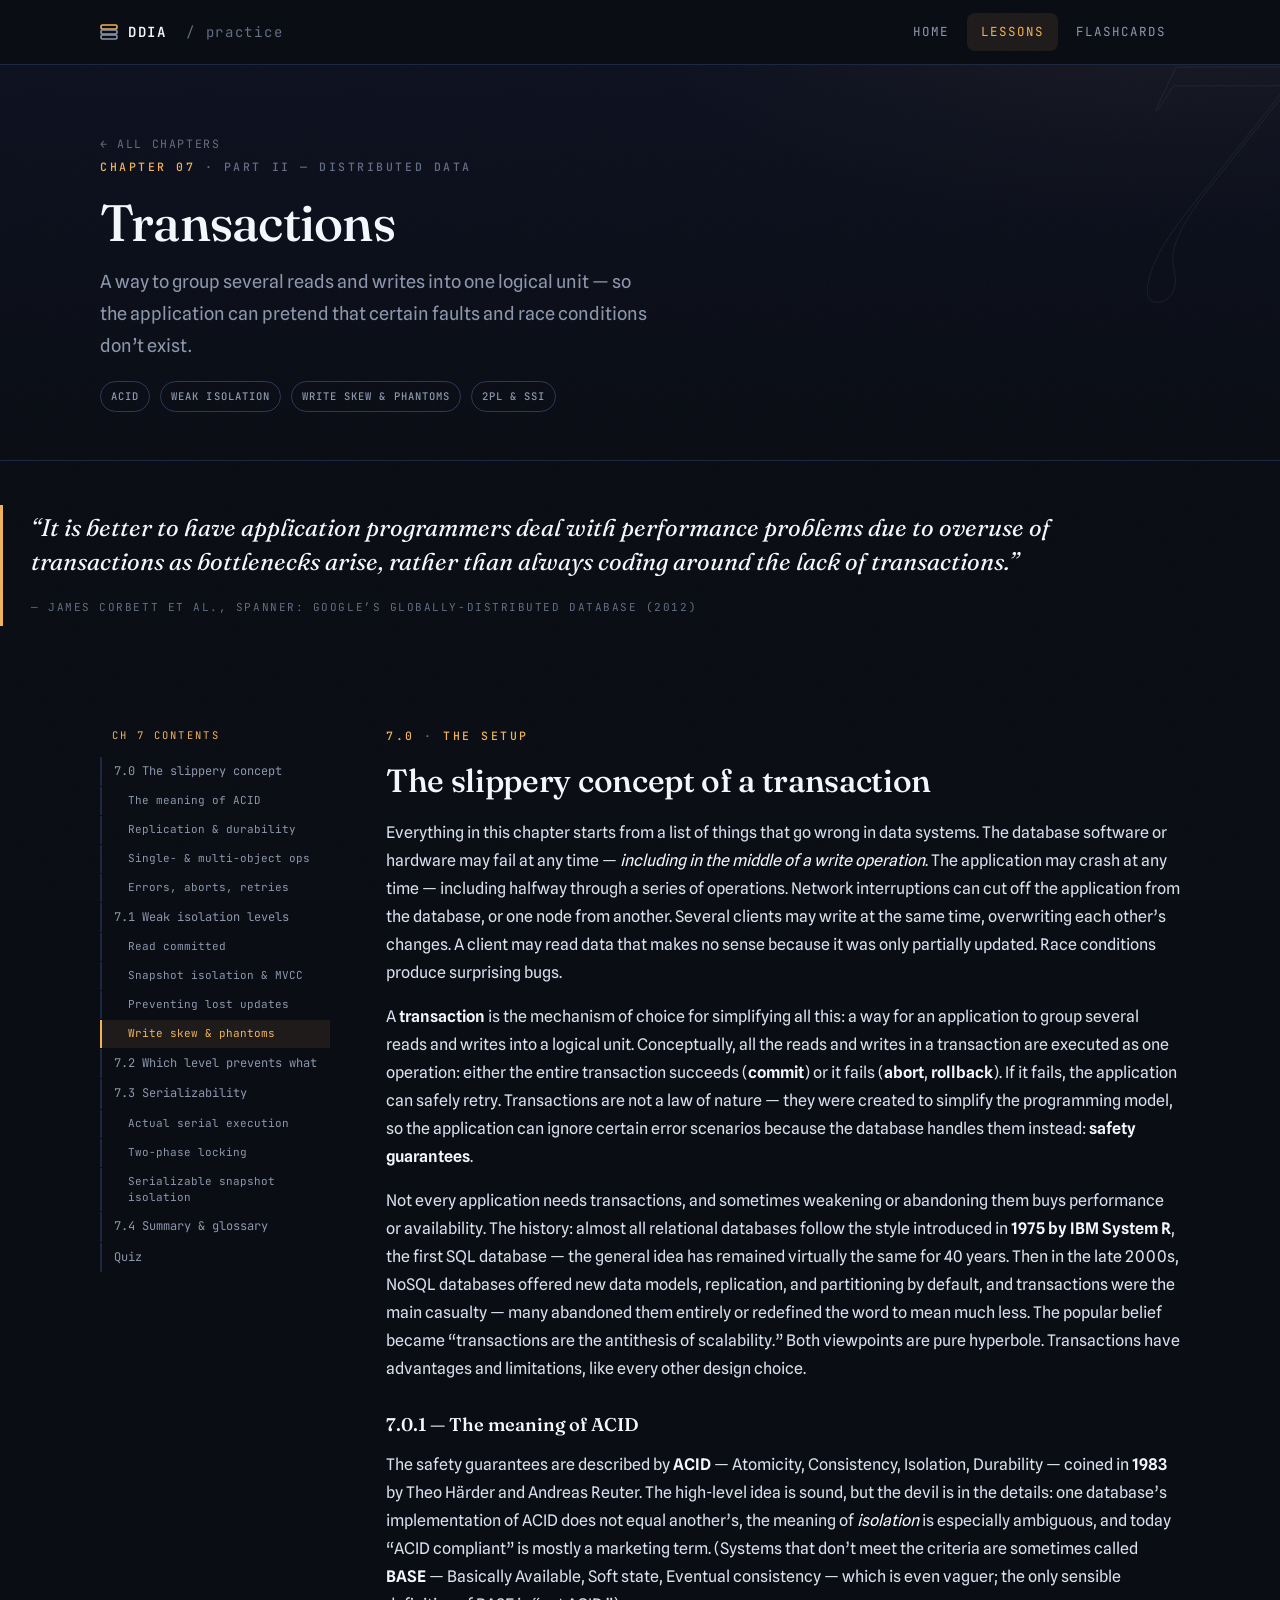
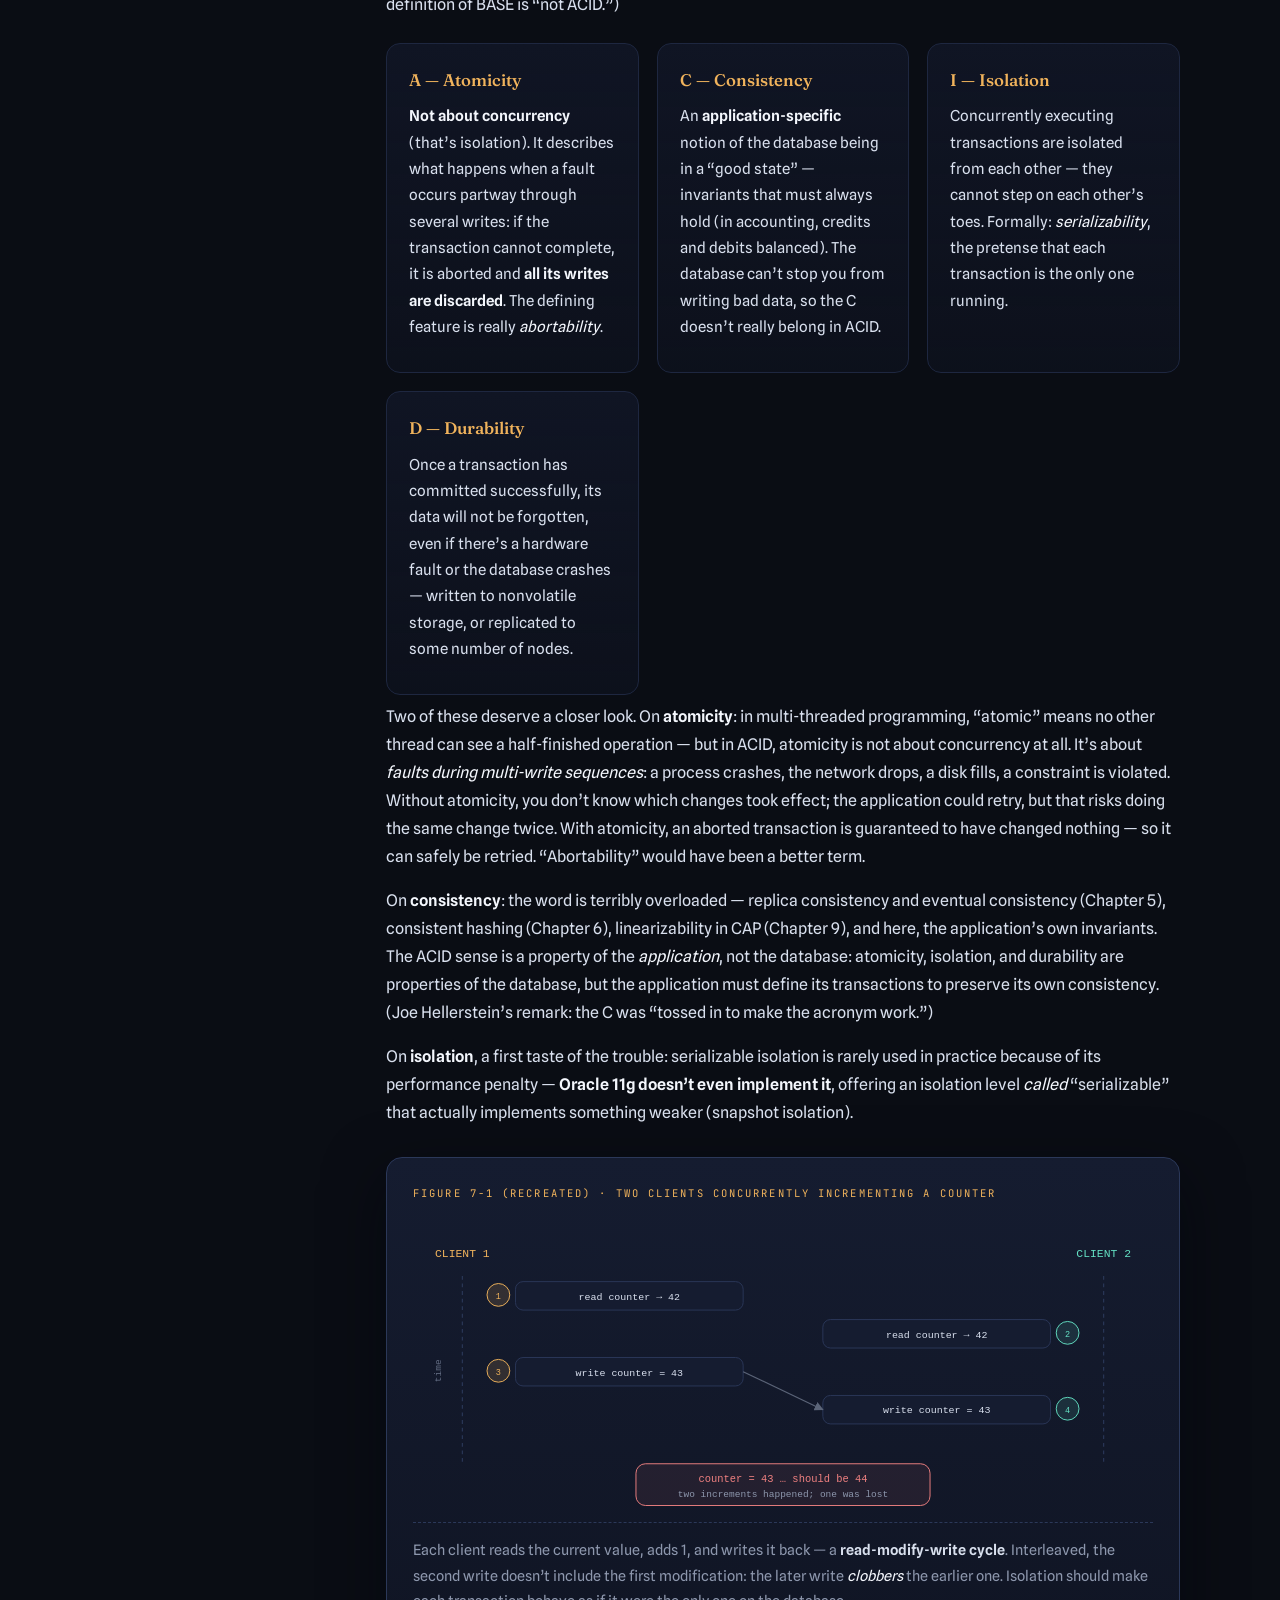
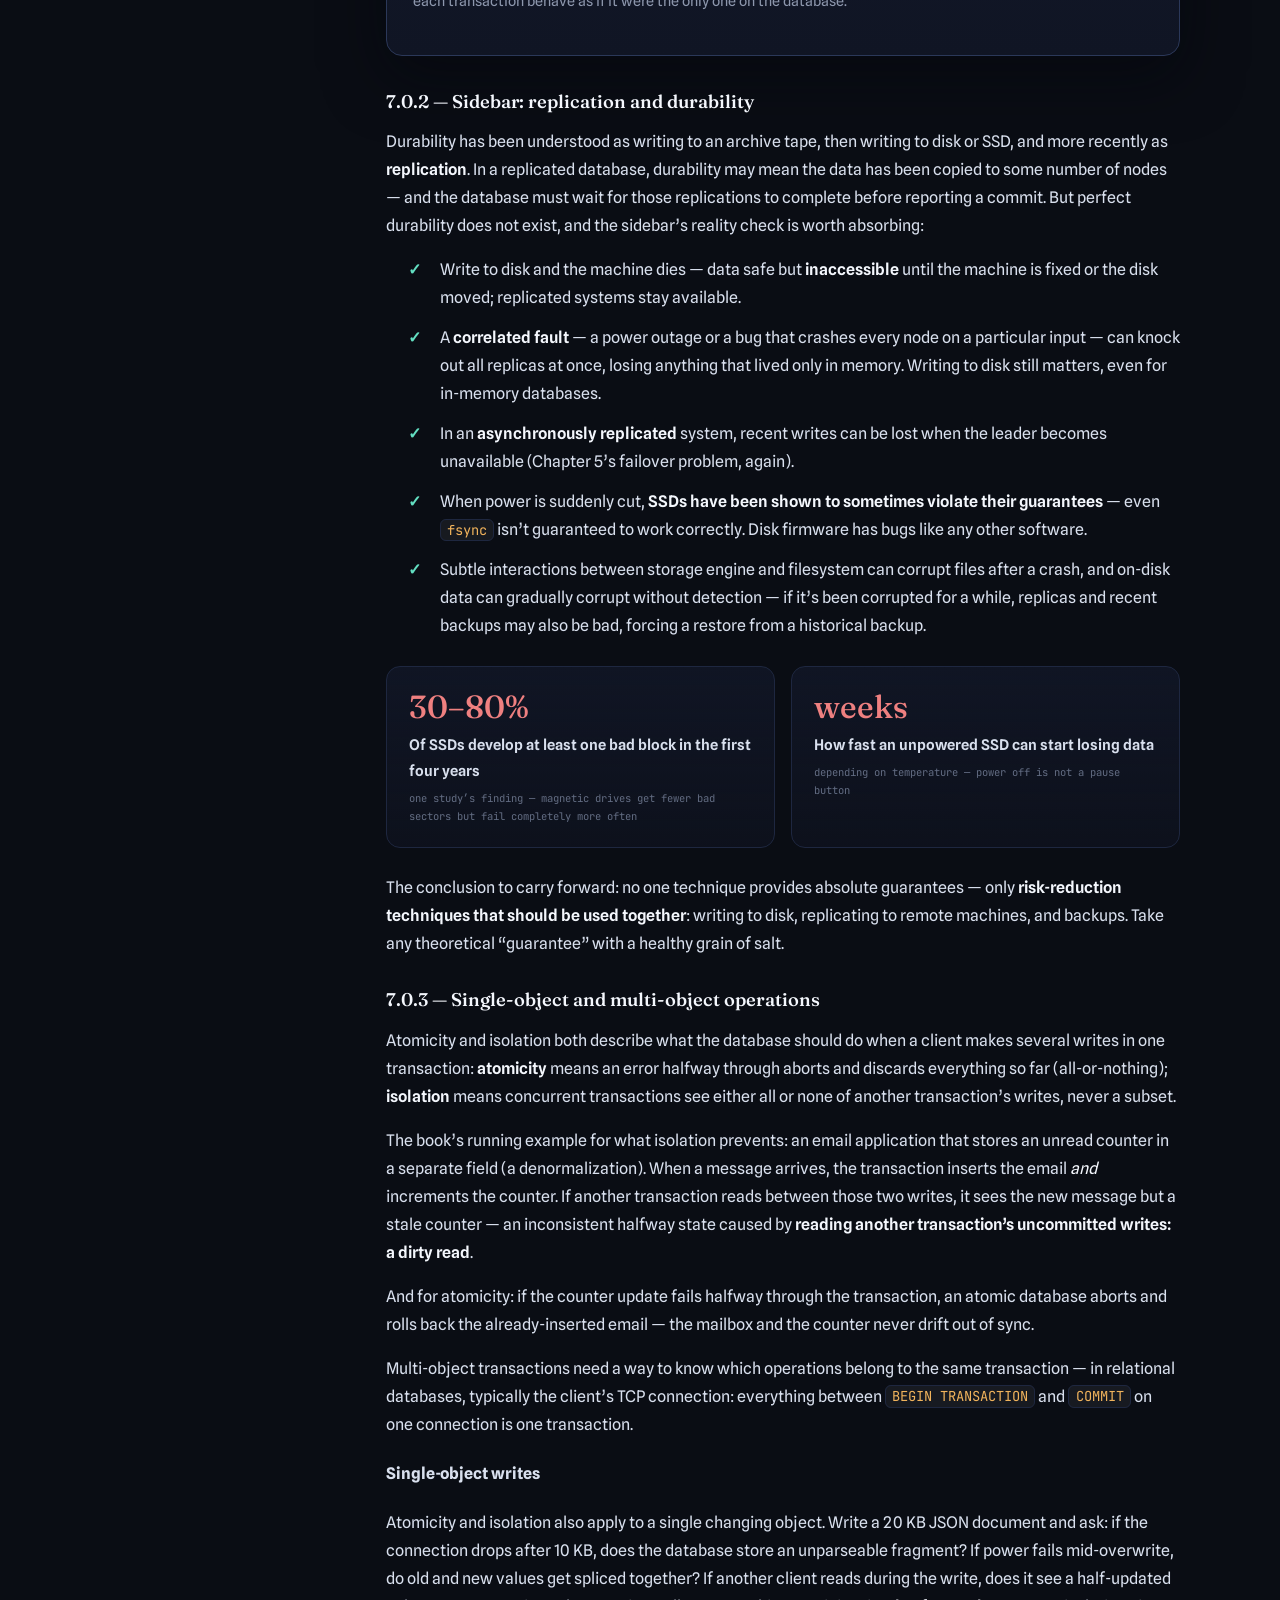
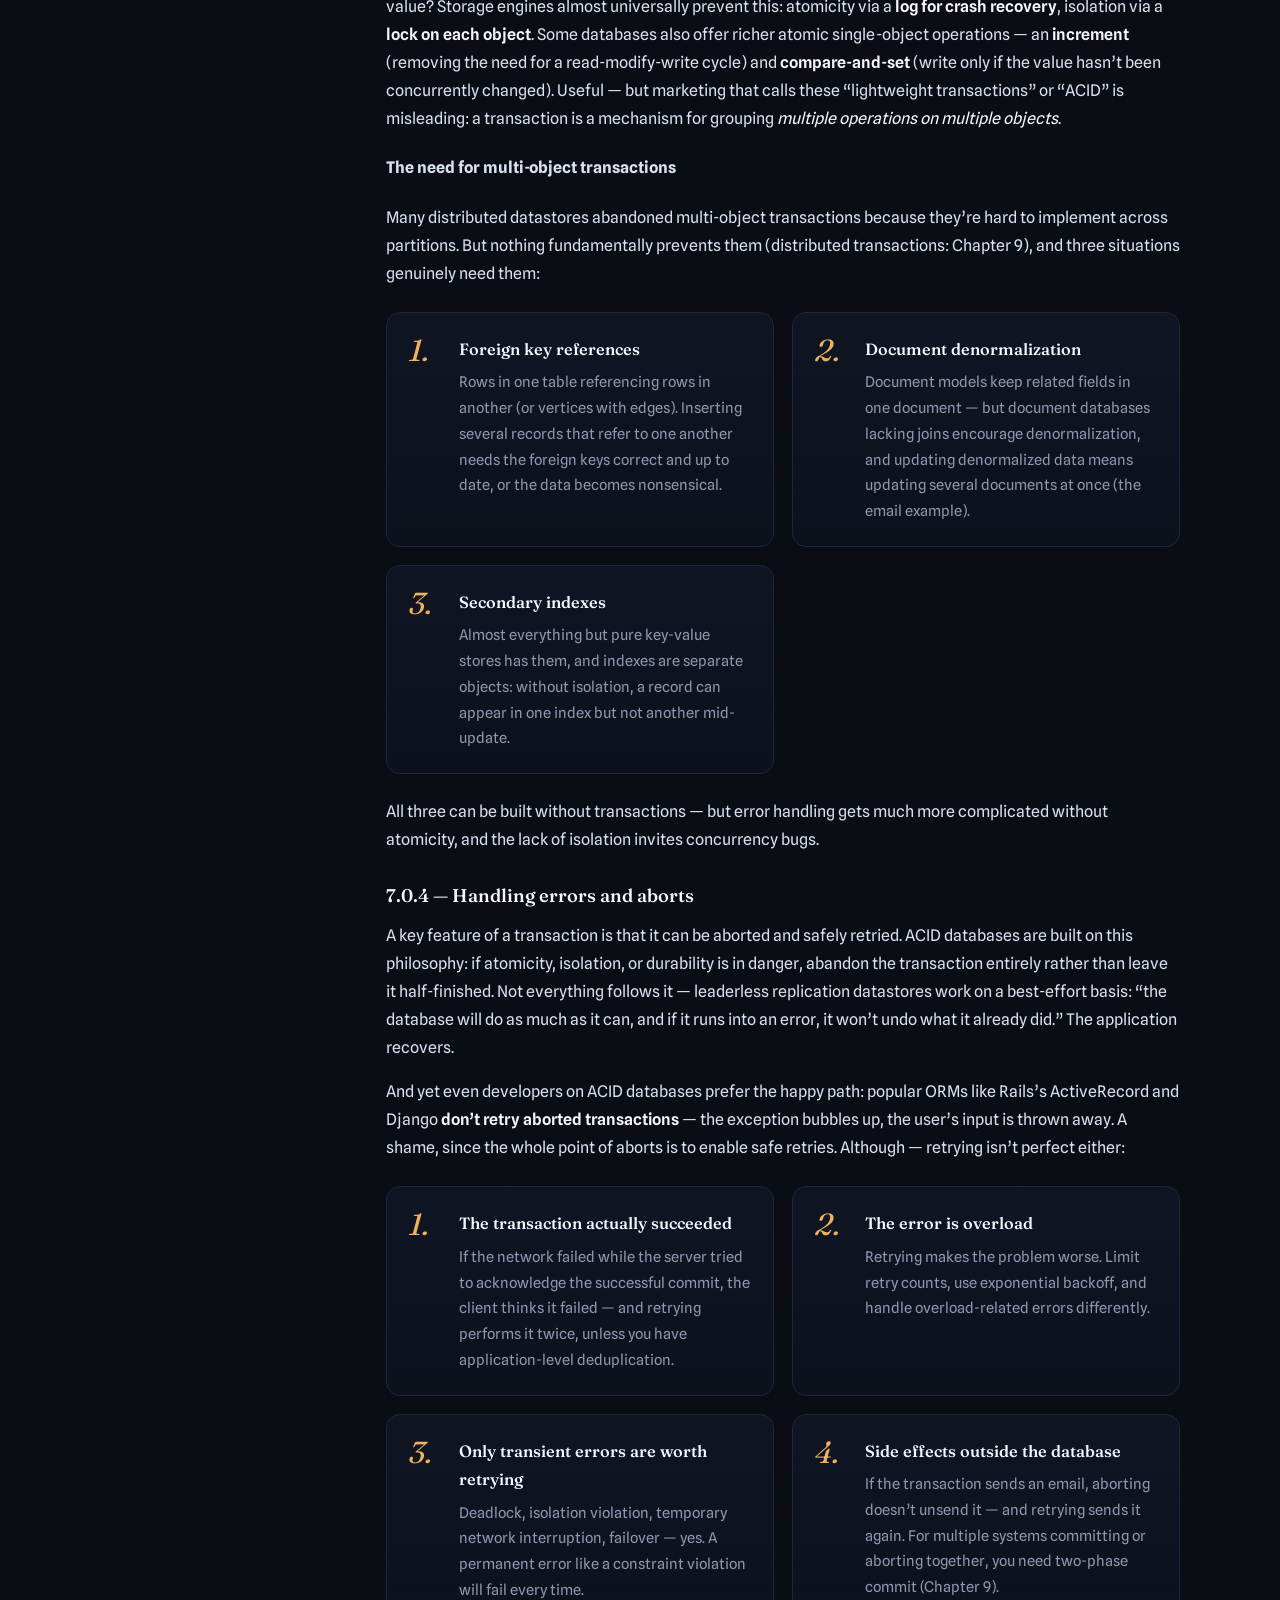
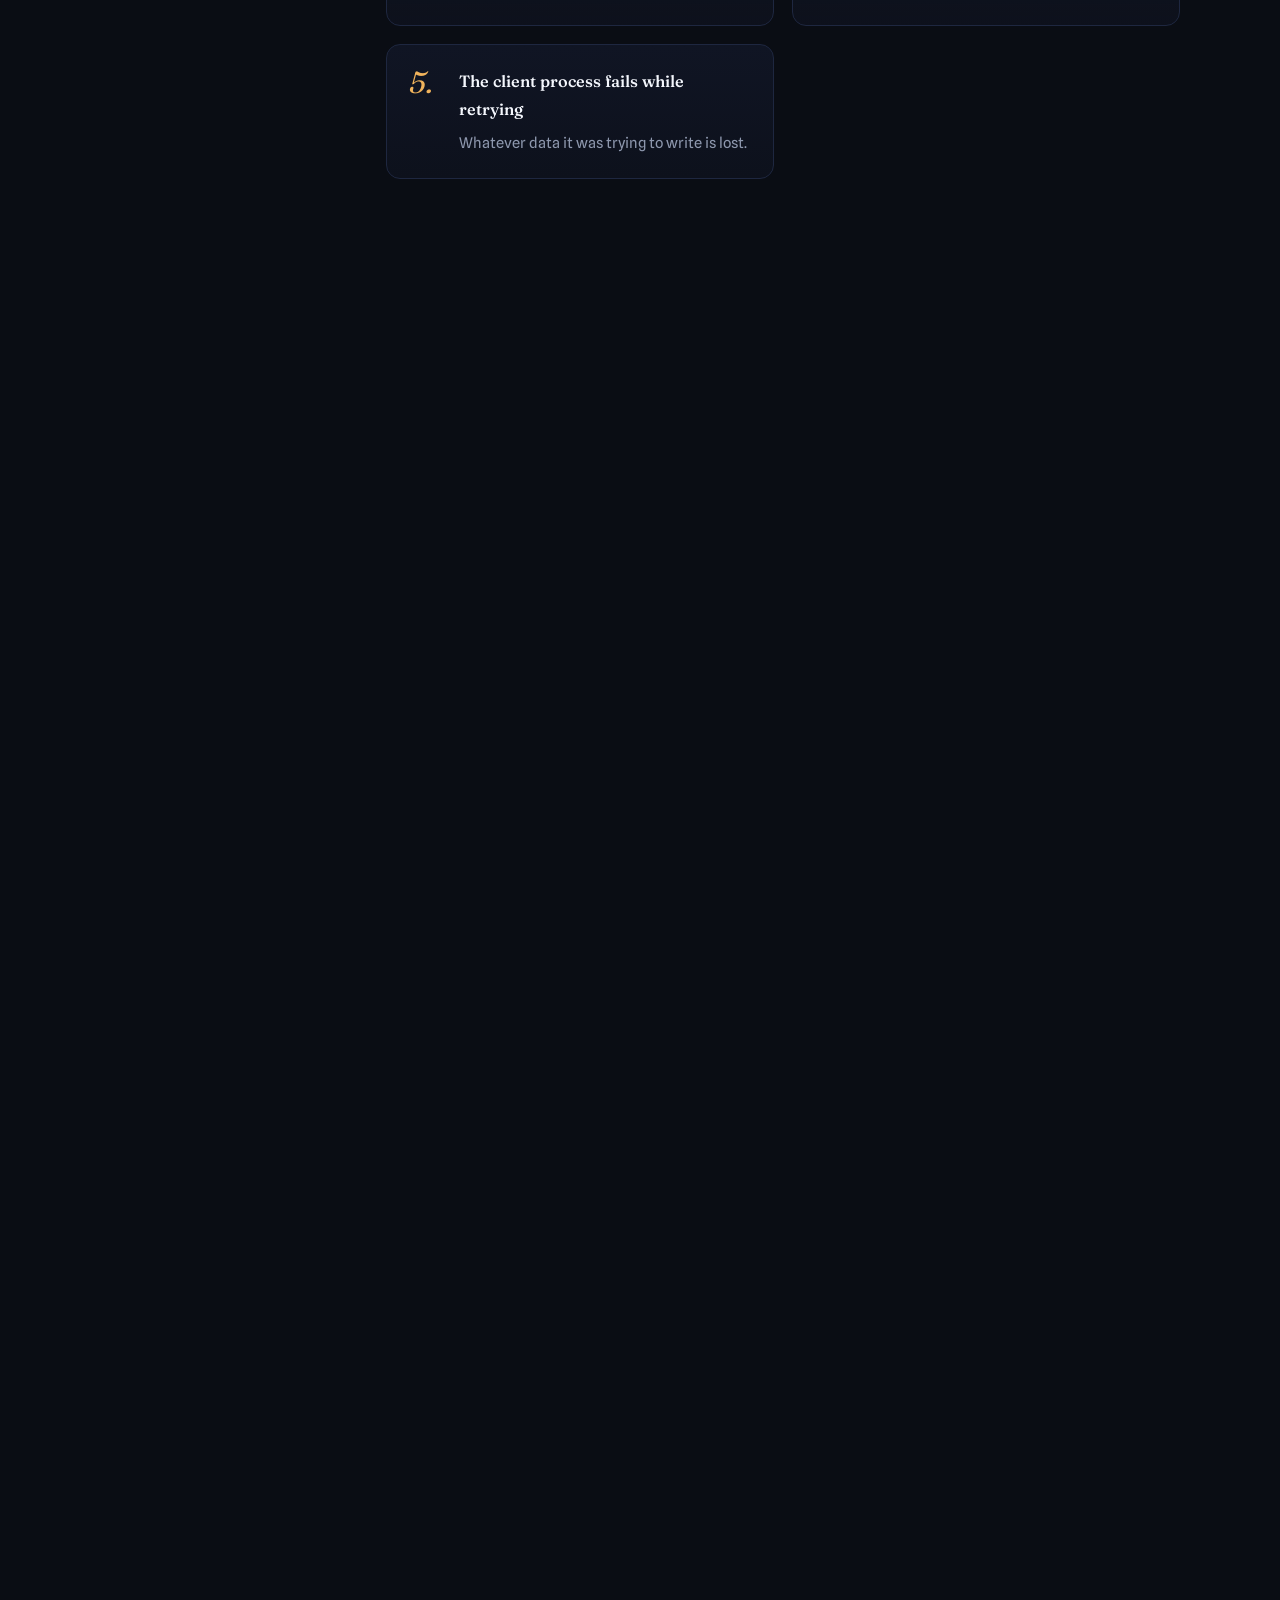
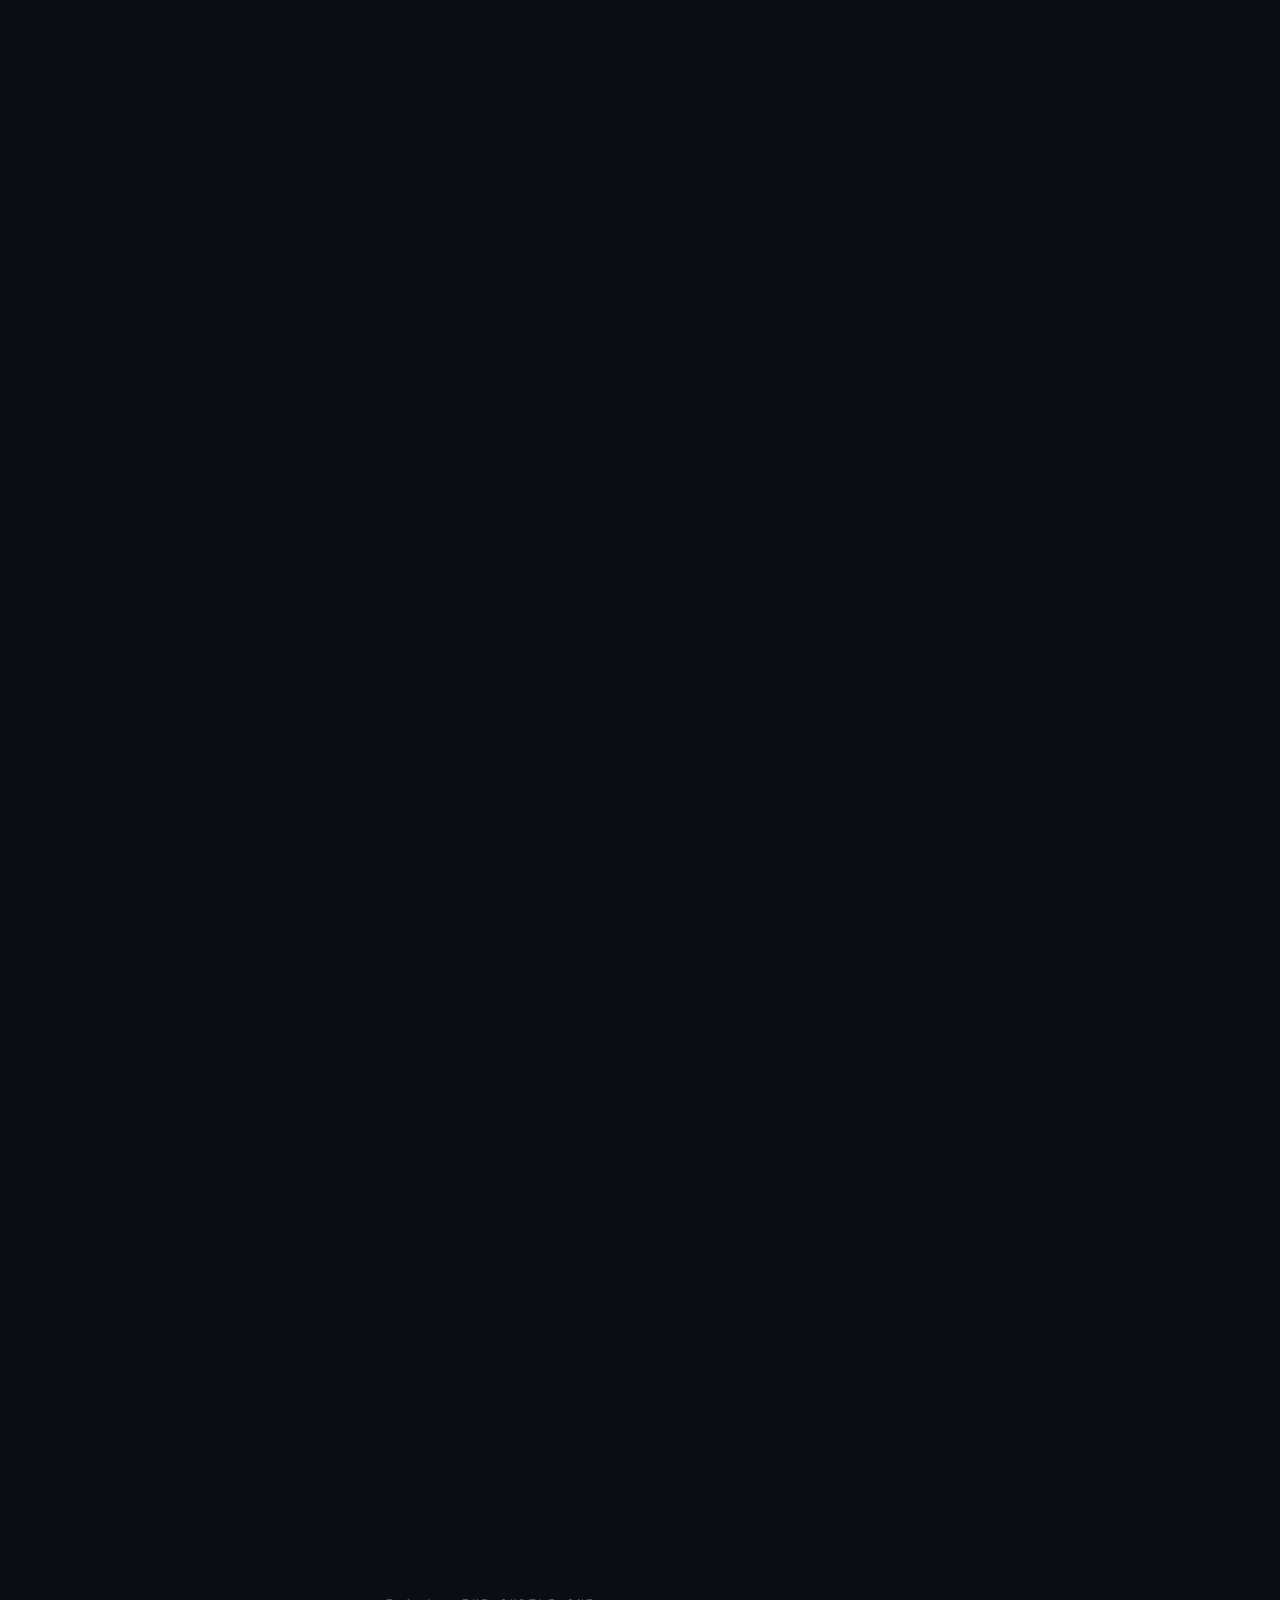
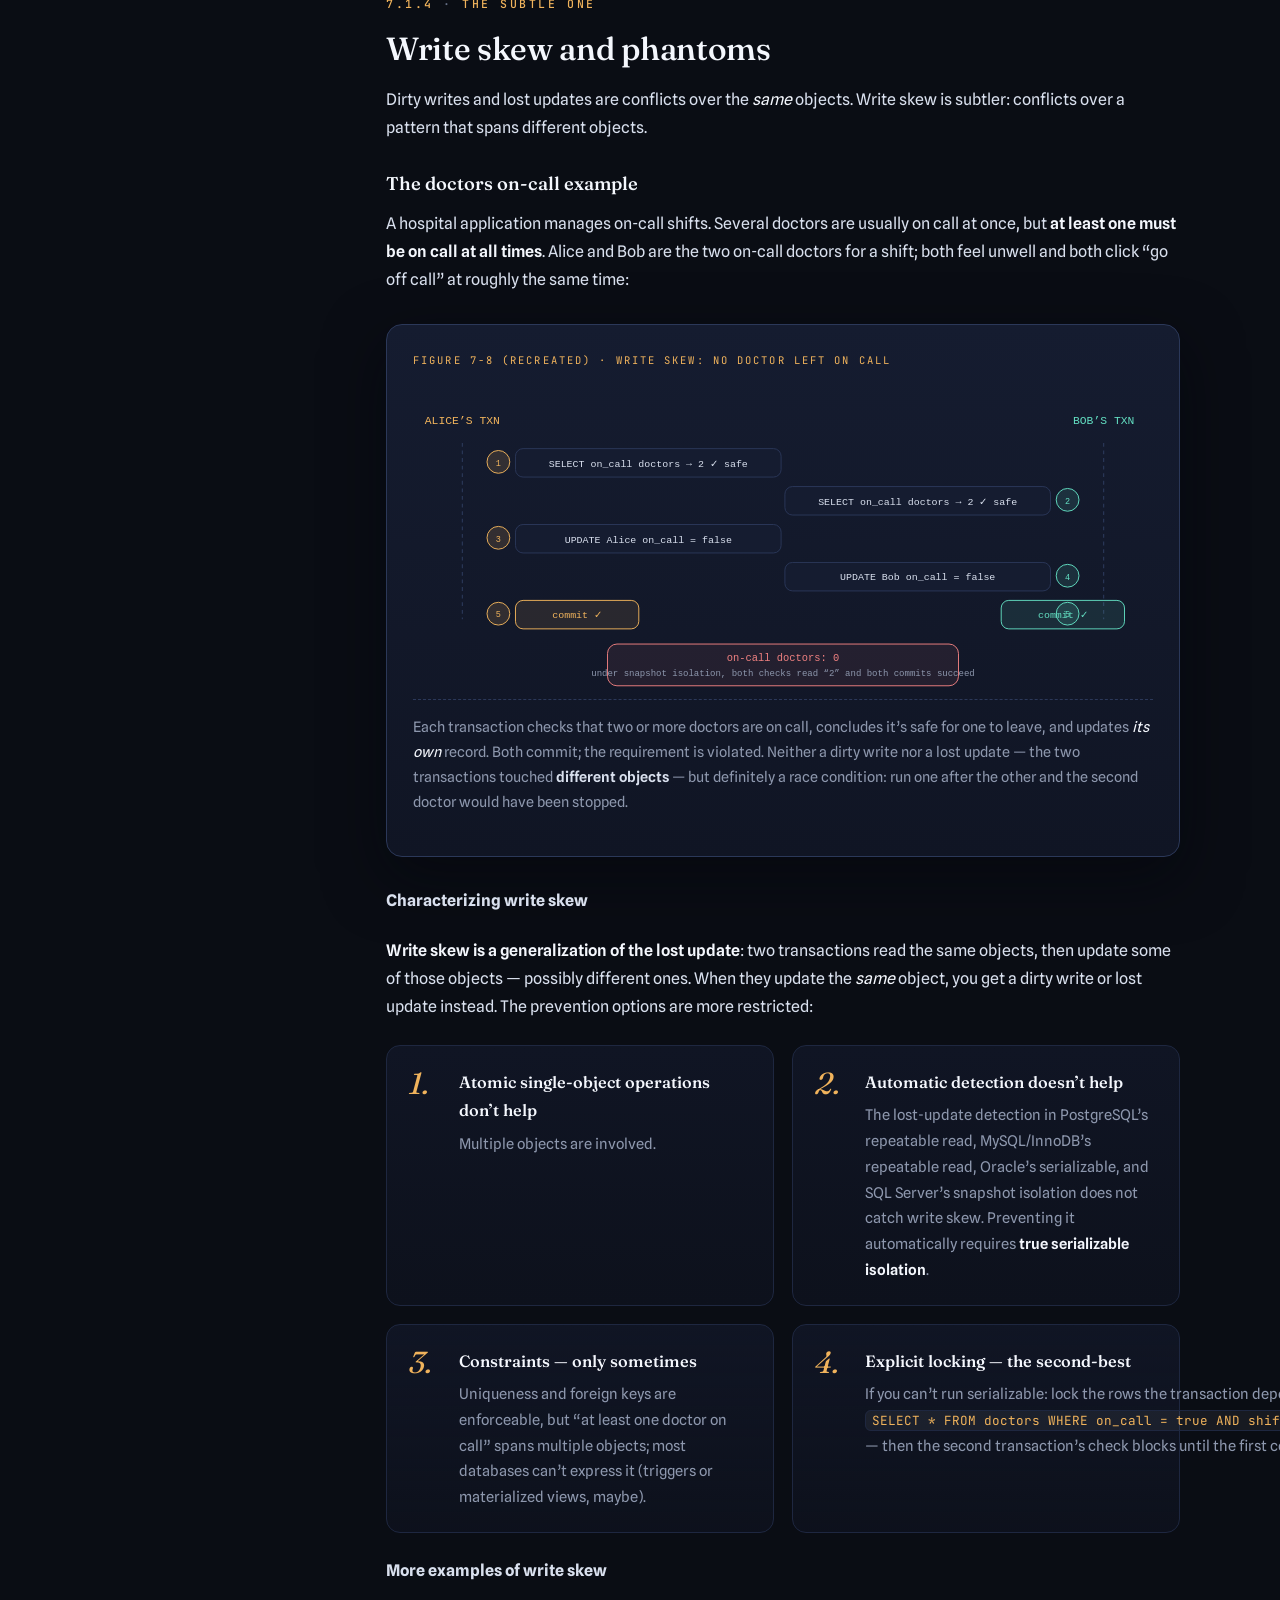
<file: lessons/chapter7.html>
<!doctype html>
<html lang="en">
<head>
  <meta charset="utf-8">
  <meta name="viewport" content="width=device-width, initial-scale=1">
  <title>Chapter 7 · Transactions — DDIA Practice</title>
  <meta name="description" content="A comprehensive study guide to Chapter 7 of Designing Data-Intensive Applications: ACID, weak isolation levels, dirty reads and writes, snapshot isolation and MVCC, lost updates, write skew and phantoms, and serializability via serial execution, two-phase locking, and SSI.">
  <link rel="icon" href="data:image/svg+xml,%3Csvg xmlns='http://www.w3.org/2000/svg' viewBox='0 0 32 32'%3E%3Crect width='32' height='32' rx='7' fill='%230a0d14'/%3E%3Cpath d='M16 6l9 10-9 10-9-10z' fill='%23f0b35c'/%3E%3C/svg%3E">
  <link rel="preconnect" href="https://fonts.googleapis.com">
  <link rel="preconnect" href="https://fonts.gstatic.com" crossorigin>
  <link href="https://fonts.googleapis.com/css2?family=Fraunces:ital,opsz,wght@0,9..144,300..700;1,9..144,300..700&family=Spline+Sans:wght@300..700&family=JetBrains+Mono:wght@400..600&display=swap" rel="stylesheet">
  
  <script>document.documentElement.classList.add("js")</script>
  <link rel="stylesheet" href="../css/style.css">
</head>
<body data-active="lessons" class="is-lesson">

  <div class="reading-progress" id="readingProgress" aria-hidden="true"></div>

  <header class="nav">
    <div class="container nav-inner">
      <a class="brand" href="../index.html">
        <svg width="18" height="18" viewBox="0 0 18 18" fill="none" aria-hidden="true">
          <rect x="1" y="2" width="16" height="4" rx="1.5" stroke="#f0b35c" stroke-width="1.6"/>
          <rect x="1" y="7" width="16" height="4" rx="1.5" stroke="#8d97ad" stroke-width="1.6"/>
          <rect x="1" y="12" width="16" height="4" rx="1.5" stroke="#8d97ad" stroke-width="1.6"/>
        </svg>
        DDIA&nbsp;<span class="dim">/ practice</span>
      </a>
      <nav class="nav-links" aria-label="Main">
        <a href="../index.html" data-nav="home">Home</a>
        <a href="../index.html#lessons" data-nav="lessons">Lessons</a>
        <a href="../flashcards.html" data-nav="flashcards">Flashcards</a>
      </nav>
    </div>
  </header>

  <main>

    <div class="lesson-hero">
      <span class="lesson-hero-num" aria-hidden="true">7</span>
      <div class="container">
        <a class="crumb" href="../index.html#lessons">← All chapters</a>
        <p class="kicker">Chapter 07 <span class="dim">· Part II — Distributed Data</span></p>
        <h1>Transactions</h1>
        <p class="lede">A way to group several reads and writes into one logical unit — so the application can pretend that certain faults and race conditions don’t exist.</p>
        <div class="lesson-meta">
          <span class="chip">ACID</span>
          <span class="chip">Weak isolation</span>
          <span class="chip">Write skew &amp; phantoms</span>
          <span class="chip">2PL &amp; SSI</span>
        </div>
      </div>
    </div>

    <div class="pullquote container">
      <p>“It is better to have application programmers deal with performance problems due to overuse of transactions as bottlenecks arise, rather than always coding around the lack of transactions.”</p>
      <cite>— James Corbett et al., Spanner: Google’s Globally-Distributed Database (2012)</cite>
    </div>

    <div class="chapter-layout container">

      <aside class="toc" aria-label="Chapter contents">
        <p class="toc-title">Ch 7 contents</p>
        <ul>
          <li><a href="#s-intro">7.0 The slippery concept</a></li>
          <li><a href="#s-acid" class="sub">The meaning of ACID</a></li>
          <li><a href="#s-durability" class="sub">Replication &amp; durability</a></li>
          <li><a href="#s-objects" class="sub">Single- &amp; multi-object ops</a></li>
          <li><a href="#s-errors" class="sub">Errors, aborts, retries</a></li>
          <li><a href="#s-weak">7.1 Weak isolation levels</a></li>
          <li><a href="#s-rc" class="sub">Read committed</a></li>
          <li><a href="#s-si" class="sub">Snapshot isolation &amp; MVCC</a></li>
          <li><a href="#s-lost" class="sub">Preventing lost updates</a></li>
          <li><a href="#s-skew" class="sub">Write skew &amp; phantoms</a></li>
          <li><a href="#s-levels">7.2 Which level prevents what</a></li>
          <li><a href="#s-serial">7.3 Serializability</a></li>
          <li><a href="#s-serialexec" class="sub">Actual serial execution</a></li>
          <li><a href="#s-2pl" class="sub">Two-phase locking</a></li>
          <li><a href="#s-ssi" class="sub">Serializable snapshot isolation</a></li>
          <li><a href="#s-summary">7.4 Summary &amp; glossary</a></li>
          <li><a href="#quiz-section">Quiz</a></li>
        </ul>
      </aside>

      <div class="lesson-body">

        <!-- ================= 7.0 ================= -->
        <section class="block reveal" id="s-intro">
          <p class="kicker">7.0 <span class="dim">·</span> The setup</p>
          <h2>The slippery concept of a transaction</h2>
          <p>Everything in this chapter starts from a list of things that go wrong in data systems. The database software or hardware may fail at any time — <em>including in the middle of a write operation</em>. The application may crash at any time — including halfway through a series of operations. Network interruptions can cut off the application from the database, or one node from another. Several clients may write at the same time, overwriting each other’s changes. A client may read data that makes no sense because it was only partially updated. Race conditions produce surprising bugs.</p>
          <p>A <strong>transaction</strong> is the mechanism of choice for simplifying all this: a way for an application to group several reads and writes into a logical unit. Conceptually, all the reads and writes in a transaction are executed as one operation: either the entire transaction succeeds (<strong>commit</strong>) or it fails (<strong>abort</strong>, <strong>rollback</strong>). If it fails, the application can safely retry. Transactions are not a law of nature — they were created to simplify the programming model, so the application can ignore certain error scenarios because the database handles them instead: <strong>safety guarantees</strong>.</p>
          <p>Not every application needs transactions, and sometimes weakening or abandoning them buys performance or availability. The history: almost all relational databases follow the style introduced in <strong>1975 by IBM System R</strong>, the first SQL database — the general idea has remained virtually the same for 40 years. Then in the late 2000s, NoSQL databases offered new data models, replication, and partitioning by default, and transactions were the main casualty — many abandoned them entirely or redefined the word to mean much less. The popular belief became “transactions are the antithesis of scalability.” Both viewpoints are pure hyperbole. Transactions have advantages and limitations, like every other design choice.</p>

          <h3 id="s-acid">7.0.1 — The meaning of ACID</h3>
          <p>The safety guarantees are described by <strong>ACID</strong> — Atomicity, Consistency, Isolation, Durability — coined in <strong>1983</strong> by Theo Härder and Andreas Reuter. The high-level idea is sound, but the devil is in the details: one database’s implementation of ACID does not equal another’s, the meaning of <em>isolation</em> is especially ambiguous, and today “ACID compliant” is mostly a marketing term. (Systems that don’t meet the criteria are sometimes called <strong>BASE</strong> — Basically Available, Soft state, Eventual consistency — which is even vaguer; the only sensible definition of BASE is “not ACID.”)</p>

          <div class="term-grid">
            <div class="term">
              <h4>A — Atomicity</h4>
              <p><strong>Not about concurrency</strong> (that’s isolation). It describes what happens when a fault occurs partway through several writes: if the transaction cannot complete, it is aborted and <strong>all its writes are discarded</strong>. The defining feature is really <em>abortability</em>.</p>
            </div>
            <div class="term">
              <h4>C — Consistency</h4>
              <p>An <strong>application-specific</strong> notion of the database being in a “good state” — invariants that must always hold (in accounting, credits and debits balanced). The database can’t stop you from writing bad data, so the C doesn’t really belong in ACID.</p>
            </div>
            <div class="term">
              <h4>I — Isolation</h4>
              <p>Concurrently executing transactions are isolated from each other — they cannot step on each other’s toes. Formally: <em>serializability</em>, the pretense that each transaction is the only one running.</p>
            </div>
            <div class="term">
              <h4>D — Durability</h4>
              <p>Once a transaction has committed successfully, its data will not be forgotten, even if there’s a hardware fault or the database crashes — written to nonvolatile storage, or replicated to some number of nodes.</p>
            </div>
          </div>

          <p>Two of these deserve a closer look. On <strong>atomicity</strong>: in multi-threaded programming, “atomic” means no other thread can see a half-finished operation — but in ACID, atomicity is not about concurrency at all. It’s about <em>faults during multi-write sequences</em>: a process crashes, the network drops, a disk fills, a constraint is violated. Without atomicity, you don’t know which changes took effect; the application could retry, but that risks doing the same change twice. With atomicity, an aborted transaction is guaranteed to have changed nothing — so it can safely be retried. “Abortability” would have been a better term.</p>
          <p>On <strong>consistency</strong>: the word is terribly overloaded — replica consistency and eventual consistency (Chapter 5), consistent hashing (Chapter 6), linearizability in CAP (Chapter 9), and here, the application’s own invariants. The ACID sense is a property of the <em>application</em>, not the database: atomicity, isolation, and durability are properties of the database, but the application must define its transactions to preserve its own consistency. (Joe Hellerstein’s remark: the C was “tossed in to make the acronym work.”)</p>
          <p>On <strong>isolation</strong>, a first taste of the trouble: serializable isolation is rarely used in practice because of its performance penalty — <strong>Oracle 11g doesn’t even implement it</strong>, offering an isolation level <em>called</em> “serializable” that actually implements something weaker (snapshot isolation).</p>

          <div class="figure">
            <p class="fig-head">Figure 7-1 (recreated) · Two clients concurrently incrementing a counter</p>
            <svg viewBox="0 0 780 320" role="img" aria-label="Both clients read 42, both write 43, and the counter ends at 43 instead of 44" style="width:100%;height:auto;display:block">
              <defs>
                <marker id="arr7a" viewBox="0 0 10 10" refX="9" refY="5" markerWidth="8" markerHeight="8" orient="auto-start-reverse">
                  <path d="M0,0 L10,5 L0,10 z" fill="#5b6478"/>
                </marker>
              </defs>
              <line x1="52" y1="60" x2="52" y2="260" stroke="#2b3859" stroke-width="1.2" stroke-dasharray="4 4"/>
              <line x1="728" y1="60" x2="728" y2="260" stroke="#2b3859" stroke-width="1.2" stroke-dasharray="4 4"/>
              <text x="52" y="40" text-anchor="middle" fill="#f0b35c" font-family="monospace" font-size="12">CLIENT 1</text>
              <text x="728" y="40" text-anchor="middle" fill="#63dfc2" font-family="monospace" font-size="12">CLIENT 2</text>
              <text x="30" y="160" text-anchor="middle" fill="#636d83" font-family="monospace" font-size="10" transform="rotate(-90 30 160)">time</text>
              <circle cx="90" cy="80" r="12" fill="rgba(240,179,92,0.14)" stroke="#f0b35c"/>
              <text x="90" y="84" text-anchor="middle" fill="#f0b35c" font-family="monospace" font-size="9">1</text>
              <rect x="108" y="66" width="240" height="30" rx="8" fill="#151c30" stroke="#2b3859"/>
              <text x="228" y="85" text-anchor="middle" fill="#d9e0ee" font-family="monospace" font-size="10.5">read counter → 42</text>
              <circle cx="690" cy="120" r="12" fill="rgba(99,223,194,0.12)" stroke="#63dfc2"/>
              <text x="690" y="124" text-anchor="middle" fill="#63dfc2" font-family="monospace" font-size="9">2</text>
              <rect x="432" y="106" width="240" height="30" rx="8" fill="#151c30" stroke="#2b3859"/>
              <text x="552" y="125" text-anchor="middle" fill="#d9e0ee" font-family="monospace" font-size="10.5">read counter → 42</text>
              <circle cx="90" cy="160" r="12" fill="rgba(240,179,92,0.14)" stroke="#f0b35c"/>
              <text x="90" y="164" text-anchor="middle" fill="#f0b35c" font-family="monospace" font-size="9">3</text>
              <rect x="108" y="146" width="240" height="30" rx="8" fill="#151c30" stroke="#2b3859"/>
              <text x="228" y="165" text-anchor="middle" fill="#d9e0ee" font-family="monospace" font-size="10.5">write counter = 43</text>
              <circle cx="690" cy="200" r="12" fill="rgba(99,223,194,0.12)" stroke="#63dfc2"/>
              <text x="690" y="204" text-anchor="middle" fill="#63dfc2" font-family="monospace" font-size="9">4</text>
              <rect x="432" y="186" width="240" height="30" rx="8" fill="#151c30" stroke="#2b3859"/>
              <text x="552" y="205" text-anchor="middle" fill="#d9e0ee" font-family="monospace" font-size="10.5">write counter = 43</text>
              <line x1="348" y1="161" x2="432" y2="201" stroke="#5b6478" stroke-width="1.2" marker-end="url(#arr7a)"/>
              <rect x="235" y="258" width="310" height="44" rx="10" fill="rgba(239,128,128,0.08)" stroke="#ef8080"/>
              <text x="390" y="277" text-anchor="middle" fill="#ef8080" font-family="monospace" font-size="11">counter = 43 … should be 44</text>
              <text x="390" y="293" text-anchor="middle" fill="#8d97ad" font-family="monospace" font-size="10">two increments happened; one was lost</text>
            </svg>
            <p class="fig-caption">Each client reads the current value, adds 1, and writes it back — a <strong>read-modify-write cycle</strong>. Interleaved, the second write doesn’t include the first modification: the later write <em>clobbers</em> the earlier one. Isolation should make each transaction behave as if it were the only one on the database.</p>
          </div>

          <h3 id="s-durability">7.0.2 — Sidebar: replication and durability</h3>
          <p>Durability has been understood as writing to an archive tape, then writing to disk or SSD, and more recently as <strong>replication</strong>. In a replicated database, durability may mean the data has been copied to some number of nodes — and the database must wait for those replications to complete before reporting a commit. But perfect durability does not exist, and the sidebar’s reality check is worth absorbing:</p>
          <ul class="checklist">
            <li>Write to disk and the machine dies — data safe but <strong>inaccessible</strong> until the machine is fixed or the disk moved; replicated systems stay available.</li>
            <li>A <strong>correlated fault</strong> — a power outage or a bug that crashes every node on a particular input — can knock out all replicas at once, losing anything that lived only in memory. Writing to disk still matters, even for in-memory databases.</li>
            <li>In an <strong>asynchronously replicated</strong> system, recent writes can be lost when the leader becomes unavailable (Chapter 5’s failover problem, again).</li>
            <li>When power is suddenly cut, <strong>SSDs have been shown to sometimes violate their guarantees</strong> — even <code>fsync</code> isn’t guaranteed to work correctly. Disk firmware has bugs like any other software.</li>
            <li>Subtle interactions between storage engine and filesystem can corrupt files after a crash, and on-disk data can gradually corrupt without detection — if it’s been corrupted for a while, replicas and recent backups may also be bad, forcing a restore from a historical backup.</li>
          </ul>
          <div class="stat-grid">
            <div class="stat">
              <span class="stat-value red">30–80%</span>
              <span class="stat-label">Of SSDs develop at least one bad block in the first four years</span>
              <span class="stat-note">one study’s finding — magnetic drives get fewer bad sectors but fail completely more often</span>
            </div>
            <div class="stat">
              <span class="stat-value red">weeks</span>
              <span class="stat-label">How fast an unpowered SSD can start losing data</span>
              <span class="stat-note">depending on temperature — power off is not a pause button</span>
            </div>
          </div>
          <p>The conclusion to carry forward: no one technique provides absolute guarantees — only <strong>risk-reduction techniques that should be used together</strong>: writing to disk, replicating to remote machines, and backups. Take any theoretical “guarantee” with a healthy grain of salt.</p>

          <h3 id="s-objects">7.0.3 — Single-object and multi-object operations</h3>
          <p>Atomicity and isolation both describe what the database should do when a client makes several writes in one transaction: <strong>atomicity</strong> means an error halfway through aborts and discards everything so far (all-or-nothing); <strong>isolation</strong> means concurrent transactions see either all or none of another transaction’s writes, never a subset.</p>
          <p>The book’s running example for what isolation prevents: an email application that stores an unread counter in a separate field (a denormalization). When a message arrives, the transaction inserts the email <em>and</em> increments the counter. If another transaction reads between those two writes, it sees the new message but a stale counter — an inconsistent halfway state caused by <strong>reading another transaction’s uncommitted writes: a dirty read</strong>.</p>
          <p>And for atomicity: if the counter update fails halfway through the transaction, an atomic database aborts and rolls back the already-inserted email — the mailbox and the counter never drift out of sync.</p>
          <p>Multi-object transactions need a way to know which operations belong to the same transaction — in relational databases, typically the client’s TCP connection: everything between <code>BEGIN TRANSACTION</code> and <code>COMMIT</code> on one connection is one transaction.</p>

          <h4>Single-object writes</h4>
          <p>Atomicity and isolation also apply to a single changing object. Write a 20 KB JSON document and ask: if the connection drops after 10 KB, does the database store an unparseable fragment? If power fails mid-overwrite, do old and new values get spliced together? If another client reads during the write, does it see a half-updated value? Storage engines almost universally prevent this: atomicity via a <strong>log for crash recovery</strong>, isolation via a <strong>lock on each object</strong>. Some databases also offer richer atomic single-object operations — an <strong>increment</strong> (removing the need for a read-modify-write cycle) and <strong>compare-and-set</strong> (write only if the value hasn’t been concurrently changed). Useful — but marketing that calls these “lightweight transactions” or “ACID” is misleading: a transaction is a mechanism for grouping <em>multiple operations on multiple objects</em>.</p>

          <h4>The need for multi-object transactions</h4>
          <p>Many distributed datastores abandoned multi-object transactions because they’re hard to implement across partitions. But nothing fundamentally prevents them (distributed transactions: Chapter 9), and three situations genuinely need them:</p>
          <div class="num-grid">
            <div class="num-card"><span class="n">1.</span><div><h4>Foreign key references</h4><p>Rows in one table referencing rows in another (or vertices with edges). Inserting several records that refer to one another needs the foreign keys correct and up to date, or the data becomes nonsensical.</p></div></div>
            <div class="num-card"><span class="n">2.</span><div><h4>Document denormalization</h4><p>Document models keep related fields in one document — but document databases lacking joins encourage denormalization, and updating denormalized data means updating several documents at once (the email example).</p></div></div>
            <div class="num-card"><span class="n">3.</span><div><h4>Secondary indexes</h4><p>Almost everything but pure key-value stores has them, and indexes are separate objects: without isolation, a record can appear in one index but not another mid-update.</p></div></div>
          </div>
          <p>All three can be built without transactions — but error handling gets much more complicated without atomicity, and the lack of isolation invites concurrency bugs.</p>

          <h3 id="s-errors">7.0.4 — Handling errors and aborts</h3>
          <p>A key feature of a transaction is that it can be aborted and safely retried. ACID databases are built on this philosophy: if atomicity, isolation, or durability is in danger, abandon the transaction entirely rather than leave it half-finished. Not everything follows it — leaderless replication datastores work on a best-effort basis: “the database will do as much as it can, and if it runs into an error, it won’t undo what it already did.” The application recovers.</p>
          <p>And yet even developers on ACID databases prefer the happy path: popular ORMs like Rails’s ActiveRecord and Django <strong>don’t retry aborted transactions</strong> — the exception bubbles up, the user’s input is thrown away. A shame, since the whole point of aborts is to enable safe retries. Although — retrying isn’t perfect either:</p>
          <div class="num-grid">
            <div class="num-card"><span class="n">1.</span><div><h4>The transaction actually succeeded</h4><p>If the network failed while the server tried to acknowledge the successful commit, the client thinks it failed — and retrying performs it twice, unless you have application-level deduplication.</p></div></div>
            <div class="num-card"><span class="n">2.</span><div><h4>The error is overload</h4><p>Retrying makes the problem worse. Limit retry counts, use exponential backoff, and handle overload-related errors differently.</p></div></div>
            <div class="num-card"><span class="n">3.</span><div><h4>Only transient errors are worth retrying</h4><p>Deadlock, isolation violation, temporary network interruption, failover — yes. A permanent error like a constraint violation will fail every time.</p></div></div>
            <div class="num-card"><span class="n">4.</span><div><h4>Side effects outside the database</h4><p>If the transaction sends an email, aborting doesn’t unsend it — and retrying sends it again. For multiple systems committing or aborting together, you need two-phase commit (Chapter 9).</p></div></div>
            <div class="num-card"><span class="n">5.</span><div><h4>The client process fails while retrying</h4><p>Whatever data it was trying to write is lost.</p></div></div>
          </div>
        </section>

        <!-- ================= 7.1 ================= -->
        <section class="block reveal" id="s-weak">
          <p class="kicker">7.1 <span class="dim">·</span> The partial shields</p>
          <h2>Weak isolation levels</h2>
          <p>If two transactions don’t touch the same data, they can run in parallel safely. Concurrency bugs only come into play when one transaction reads data that another is concurrently modifying. Those bugs are <strong>hard to find by testing</strong> — they trigger only when you get unlucky with the timing, they’re rare, and they’re difficult to reproduce; and in a large application you don’t necessarily know what else is accessing the database. So databases have long tried to hide concurrency from developers with transaction isolation. In theory, isolation should let you pretend no concurrency is happening. In practice, serializable isolation has a performance cost many databases won’t pay, so <strong>weaker levels</strong> that protect against some race conditions but not all are the norm — harder to understand, prone to subtle bugs.</p>
          <div class="callout warn">
            <p class="callout-title">This is not a theoretical problem</p>
            <p>Congestion bugs from weak isolation have caused substantial loss of money, investigations by financial auditors, and customer data corruption. The popular retort — “use an ACID database if you’re handling financial data!” — misses the point: even many popular relational databases (usually considered “ACID”) use weak isolation, so they wouldn’t necessarily have prevented these bugs.</p>
          </div>

          <h3 id="s-rc">7.1.1 — Read committed</h3>
          <p>The most basic level, making two guarantees:</p>
          <div class="term-grid">
            <div class="term">
              <h4>No dirty reads</h4>
              <p>When reading, you only see data that has been committed.</p>
            </div>
            <div class="term">
              <h4>No dirty writes</h4>
              <p>When writing, you only overwrite data that has been committed.</p>
            </div>
          </div>

          <h4>No dirty reads</h4>
          <p>A transaction has written data but hasn’t committed or aborted yet. Can another transaction see that uncommitted data? If yes — that’s a <strong>dirty read</strong>. Under read committed, writes become visible to others only when the transaction commits (and then all its writes become visible at once). Two reasons this matters: a multi-object update would be seen partially (the new email but the old counter — confusing to users and misleading to other transactions), and if the writing transaction aborts, a dirty reader would have seen data that is <em>rolled back — never actually committed at all</em>, which gets mind-bending fast.</p>

          <div class="figure">
            <p class="fig-head">Figure 7-4 (recreated) · No dirty reads</p>
            <svg viewBox="0 0 780 250" role="img" aria-label="User 1 sets x=3 but has not committed; user 2's read of x still returns 2; after user 1 commits, user 2 sees 3" style="width:100%;height:auto;display:block">
              <line x1="52" y1="60" x2="52" y2="196" stroke="#2b3859" stroke-width="1.2" stroke-dasharray="4 4"/>
              <line x1="728" y1="60" x2="728" y2="196" stroke="#2b3859" stroke-width="1.2" stroke-dasharray="4 4"/>
              <text x="52" y="40" text-anchor="middle" fill="#f0b35c" font-family="monospace" font-size="12">USER 1 (writer)</text>
              <text x="728" y="40" text-anchor="middle" fill="#63dfc2" font-family="monospace" font-size="12">USER 2 (reader)</text>
              <circle cx="90" cy="80" r="12" fill="rgba(240,179,92,0.14)" stroke="#f0b35c"/>
              <text x="90" y="84" text-anchor="middle" fill="#f0b35c" font-family="monospace" font-size="9">1</text>
              <rect x="108" y="66" width="230" height="30" rx="8" fill="#151c30" stroke="#f0b35c"/>
              <text x="223" y="85" text-anchor="middle" fill="#d9e0ee" font-family="monospace" font-size="10.5">set x = 3 (uncommitted)</text>
              <circle cx="690" cy="120" r="12" fill="rgba(99,223,194,0.12)" stroke="#63dfc2"/>
              <text x="690" y="124" text-anchor="middle" fill="#63dfc2" font-family="monospace" font-size="9">2</text>
              <rect x="442" y="106" width="230" height="30" rx="8" fill="#151c30" stroke="#2b3859"/>
              <text x="557" y="125" text-anchor="middle" fill="#d9e0ee" font-family="monospace" font-size="10.5">get x → 2 (old value)</text>
              <circle cx="90" cy="160" r="12" fill="rgba(240,179,92,0.14)" stroke="#f0b35c"/>
              <text x="90" y="164" text-anchor="middle" fill="#f0b35c" font-family="monospace" font-size="9">3</text>
              <rect x="108" y="146" width="230" height="30" rx="8" fill="rgba(240,179,92,0.1)" stroke="#f0b35c"/>
              <text x="223" y="165" text-anchor="middle" fill="#f0b35c" font-family="monospace" font-size="10.5">commit ✓</text>
              <circle cx="690" cy="200" r="12" fill="rgba(99,223,194,0.12)" stroke="#63dfc2"/>
              <text x="690" y="204" text-anchor="middle" fill="#63dfc2" font-family="monospace" font-size="9">4</text>
              <rect x="442" y="186" width="230" height="30" rx="8" fill="#151c30" stroke="#63dfc2"/>
              <text x="557" y="205" text-anchor="middle" fill="#63dfc2" font-family="monospace" font-size="10.5">get x → 3 (only now)</text>
              <text x="390" y="238" text-anchor="middle" fill="#636d83" font-family="monospace" font-size="10">uncommitted writes stay invisible; on commit, all writes become visible at once</text>
            </svg>
            <p class="fig-caption">The read-visibility half of read committed.</p>
          </div>

          <h4>No dirty writes</h4>
          <p>Two transactions update the same object; if the earlier write belongs to a transaction that hasn’t committed yet, the later write is overwriting an uncommitted value — a <strong>dirty write</strong>. Read committed prevents this, usually by <strong>delaying the second write</strong> until the first transaction commits or aborts. The book’s example: a used-car site where Alice and Bob simultaneously buy the same car. Buying requires two writes — update the listing, and send the invoice. With dirty writes interleaved, <strong>the sale is awarded to Bob but the invoice goes to Alice</strong>.</p>

          <div class="figure">
            <p class="fig-head">Figure 7-5 (recreated) · Dirty writes mix up the car sale</p>
            <svg viewBox="0 0 780 280" role="img" aria-label="Alice updates the listing, Bob overwrites it, Bob updates the invoice, Alice overwrites that — listing ends up Bob's, invoice Alice's" style="width:100%;height:auto;display:block">
              <line x1="52" y1="56" x2="52" y2="216" stroke="#2b3859" stroke-width="1.2" stroke-dasharray="4 4"/>
              <line x1="728" y1="56" x2="728" y2="216" stroke="#2b3859" stroke-width="1.2" stroke-dasharray="4 4"/>
              <text x="52" y="36" text-anchor="middle" fill="#f0b35c" font-family="monospace" font-size="12">ALICE</text>
              <text x="728" y="36" text-anchor="middle" fill="#63dfc2" font-family="monospace" font-size="12">BOB</text>
              <circle cx="90" cy="76" r="12" fill="rgba(240,179,92,0.14)" stroke="#f0b35c"/>
              <text x="90" y="80" text-anchor="middle" fill="#f0b35c" font-family="monospace" font-size="9">1</text>
              <rect x="108" y="62" width="240" height="30" rx="8" fill="#151c30" stroke="#2b3859"/>
              <text x="228" y="81" text-anchor="middle" fill="#d9e0ee" font-family="monospace" font-size="10.5">UPDATE listing → Alice</text>
              <circle cx="690" cy="116" r="12" fill="rgba(99,223,194,0.12)" stroke="#63dfc2"/>
              <text x="690" y="120" text-anchor="middle" fill="#63dfc2" font-family="monospace" font-size="9">2</text>
              <rect x="432" y="102" width="240" height="30" rx="8" fill="rgba(239,128,128,0.07)" stroke="#ef8080"/>
              <text x="552" y="121" text-anchor="middle" fill="#ef8080" font-family="monospace" font-size="10.5">UPDATE listing → Bob (!)</text>
              <circle cx="690" cy="156" r="12" fill="rgba(99,223,194,0.12)" stroke="#63dfc2"/>
              <text x="690" y="160" text-anchor="middle" fill="#63dfc2" font-family="monospace" font-size="9">3</text>
              <rect x="432" y="142" width="240" height="30" rx="8" fill="#151c30" stroke="#2b3859"/>
              <text x="552" y="161" text-anchor="middle" fill="#d9e0ee" font-family="monospace" font-size="10.5">UPDATE invoice → Bob</text>
              <circle cx="90" cy="196" r="12" fill="rgba(240,179,92,0.14)" stroke="#f0b35c"/>
              <text x="90" y="200" text-anchor="middle" fill="#f0b35c" font-family="monospace" font-size="9">4</text>
              <rect x="108" y="182" width="240" height="30" rx="8" fill="rgba(239,128,128,0.07)" stroke="#ef8080"/>
              <text x="228" y="201" text-anchor="middle" fill="#ef8080" font-family="monospace" font-size="10.5">UPDATE invoice → Alice (!)</text>
              <rect x="205" y="238" width="370" height="40" rx="10" fill="rgba(239,128,128,0.08)" stroke="#ef8080"/>
              <text x="390" y="256" text-anchor="middle" fill="#ef8080" font-family="monospace" font-size="10.5">listing: sold to Bob · invoice: sent to Alice</text>
              <text x="390" y="270" text-anchor="middle" fill="#8d97ad" font-family="monospace" font-size="9.5">conflicting writes from different transactions, mixed up</text>
            </svg>
            <p class="fig-caption">But note: read committed does <strong>not</strong> prevent Figure 7-1’s counter race — the second write there happens after the first transaction commits, so it isn’t dirty. Still wrong, for a different reason (lost updates, below).</p>
          </div>

          <h4>Implementing read committed</h4>
          <p>Very popular — the default in Oracle 11g, PostgreSQL, SQL Server 2012, MemSQL, and many others. <strong>Dirty writes</strong> are prevented with <strong>row-level locks</strong>: to modify an object, a transaction must first acquire the lock on it and hold it until commit or abort; only one transaction can hold it. This is automatic in read committed mode and stronger levels. <strong>Dirty reads</strong> — two options:</p>
          <div class="num-grid">
            <div class="num-card"><span class="n">1.</span><div><h4>Read locks (bad idea)</h4><p>Require readers to briefly acquire the same lock. It works, but one long-running write transaction forces many read-only transactions to wait — harmful to read response times and operability.</p></div></div>
            <div class="num-card"><span class="n">2.</span><div><h4>Version tracking (what most do)</h4><p>For every written object, remember both the <strong>old committed value</strong> and the <strong>new value</strong> held by the lock owner. While the write transaction is ongoing, other transactions are simply given the old value; when the write commits, readers switch to the new value. No reads block.</p></div></div>
          </div>
          <p>At the time of writing, the only mainstream databases using locks for read committed are IBM DB2 and Microsoft SQL Server with <code>read_committed_snapshot=off</code>.</p>

          <h3 id="s-si">7.1.2 — Snapshot isolation and repeatable read</h3>
          <p>Read committed looks sufficient at first glance — it allows aborts, prevents reading incomplete results, prevents intermingled writes. But there are still plenty of ways to get concurrency bugs. The signature example — <strong>Alice’s bank accounts</strong>:</p>

          <div class="figure">
            <p class="fig-head">Figure 7-6 (recreated) · Read skew: $100 vanishes</p>
            <svg viewBox="0 0 780 300" role="img" aria-label="A transfer transaction debits account 1 then credits account 2; Alice reads between the two writes and sees $400 plus $500 — $900 total" style="width:100%;height:auto;display:block">
              <line x1="52" y1="60" x2="52" y2="226" stroke="#2b3859" stroke-width="1.2" stroke-dasharray="4 4"/>
              <line x1="728" y1="60" x2="728" y2="226" stroke="#2b3859" stroke-width="1.2" stroke-dasharray="4 4"/>
              <text x="52" y="40" text-anchor="middle" fill="#f0b35c" font-family="monospace" font-size="12">TRANSFER TXN</text>
              <text x="728" y="40" text-anchor="middle" fill="#63dfc2" font-family="monospace" font-size="12">ALICE’S READ</text>
              <circle cx="90" cy="80" r="12" fill="rgba(240,179,92,0.14)" stroke="#f0b35c"/>
              <text x="90" y="84" text-anchor="middle" fill="#f0b35c" font-family="monospace" font-size="9">1</text>
              <rect x="108" y="66" width="270" height="30" rx="8" fill="#151c30" stroke="#2b3859"/>
              <text x="243" y="85" text-anchor="middle" fill="#d9e0ee" font-family="monospace" font-size="10.5">account 1: $500 → $400 (debit)</text>
              <circle cx="690" cy="120" r="12" fill="rgba(99,223,194,0.12)" stroke="#63dfc2"/>
              <text x="690" y="124" text-anchor="middle" fill="#63dfc2" font-family="monospace" font-size="9">2</text>
              <rect x="432" y="106" width="230" height="30" rx="8" fill="#151c30" stroke="#2b3859"/>
              <text x="547" y="125" text-anchor="middle" fill="#d9e0ee" font-family="monospace" font-size="10.5">read account 1 → $400</text>
              <circle cx="690" cy="160" r="12" fill="rgba(99,223,194,0.12)" stroke="#63dfc2"/>
              <text x="690" y="164" text-anchor="middle" fill="#63dfc2" font-family="monospace" font-size="9">3</text>
              <rect x="432" y="146" width="230" height="30" rx="8" fill="#151c30" stroke="#2b3859"/>
              <text x="547" y="165" text-anchor="middle" fill="#d9e0ee" font-family="monospace" font-size="10.5">read account 2 → $500</text>
              <circle cx="90" cy="200" r="12" fill="rgba(240,179,92,0.14)" stroke="#f0b35c"/>
              <text x="90" y="204" text-anchor="middle" fill="#f0b35c" font-family="monospace" font-size="9">4</text>
              <rect x="108" y="186" width="270" height="30" rx="8" fill="#151c30" stroke="#2b3859"/>
              <text x="243" y="205" text-anchor="middle" fill="#d9e0ee" font-family="monospace" font-size="10.5">account 2: $500 → $600 (credit)</text>
              <rect x="205" y="248" width="370" height="40" rx="10" fill="rgba(239,128,128,0.08)" stroke="#ef8080"/>
              <text x="390" y="266" text-anchor="middle" fill="#ef8080" font-family="monospace" font-size="11">Alice sees $400 + $500 = $900</text>
              <text x="390" y="280" text-anchor="middle" fill="#8d97ad" font-family="monospace" font-size="9.5">$100 seems to vanish into thin air — it doesn’t, really</text>
            </svg>
            <p class="fig-caption">Alice has $1,000 split across two accounts; a transaction transfers $100 between them. If her read lands between the debit and the credit, she sees an inconsistent state: after the outgoing transfer but before the incoming payment. This is a <strong>nonrepeatable read</strong>, or <strong>read skew</strong> — reading the balance again later would return a different value. Read skew is <em>acceptable</em> under read committed: everything Alice saw was committed at the time she read it.</p>
          </div>

          <p>Reloading the page a few seconds later would fix Alice’s view. But some situations can’t tolerate temporary inconsistency: <strong>backups</strong> — copying a large database takes hours, writes continue meanwhile, and the backup ends up with old parts and new parts; restoring from it makes the inconsistencies <em>permanent</em>. And <strong>analytic queries and integrity checks</strong> — scans over large parts of the database return nonsense if they observe different points in time.</p>
          <p>The solution: <strong>snapshot isolation</strong> — each transaction reads from a <em>consistent snapshot</em> of the database: all the data committed at the start of the transaction. Even if other transactions change the data afterwards, each transaction keeps seeing the old state. A boon for long-running read-only queries like backups and analytics. Supported by PostgreSQL, MySQL with InnoDB, Oracle, SQL Server, and others.</p>

          <h4>Implementing snapshot isolation: MVCC</h4>
          <p>Like read committed, write locks prevent dirty writes — one writing transaction can block another writing the same object. But <strong>reads take no locks at all</strong>. The key principle: <strong>readers never block writers, and writers never block readers</strong> — long read queries on a consistent snapshot run alongside normal writes without lock contention. To pull that off, the database keeps <strong>several different committed versions of an object</strong> side by side, because different in-progress transactions need different points in time: <strong>multi-version concurrency control (MVCC)</strong>.</p>
          <p>A typical approach (Figure 7-7, PostgreSQL-flavored): each transaction gets a unique, always-increasing <strong>transaction ID (txid)</strong> at start; every write is tagged with the writer’s txid. Each row has a <code>created_by</code> field (the txid that inserted it) and a <code>deleted_by</code> field, initially empty. A delete doesn’t remove the row — it marks it by setting <code>deleted_by</code>. Later, when no transaction can still access the deleted data, a <strong>garbage collection</strong> process removes marked rows. An <strong>update is internally a delete + create</strong>.</p>

          <div class="figure">
            <p class="fig-head">Figure 7-7 (recreated) · MVCC with multi-version objects</p>
            <svg viewBox="0 0 780 280" role="img" aria-label="The accounts table has two rows for account 2: balance 500 created by transaction 12 deleted by transaction 13, and balance 400 created by transaction 13" style="width:100%;height:auto;display:block">
              <text x="390" y="26" text-anchor="middle" fill="#8d97ad" font-family="monospace" font-size="12">accounts table (PostgreSQL-style)</text>
              <rect x="60" y="44" width="120" height="34" fill="#0f1420" stroke="#1e2740"/>
              <text x="120" y="65" text-anchor="middle" fill="#8d97ad" font-family="monospace" font-size="10">account</text>
              <rect x="180" y="44" width="140" height="34" fill="#0f1420" stroke="#1e2740"/>
              <text x="250" y="65" text-anchor="middle" fill="#8d97ad" font-family="monospace" font-size="10">balance</text>
              <rect x="320" y="44" width="150" height="34" fill="#0f1420" stroke="#1e2740"/>
              <text x="395" y="65" text-anchor="middle" fill="#8d97ad" font-family="monospace" font-size="10">created_by</text>
              <rect x="470" y="44" width="150" height="34" fill="#0f1420" stroke="#1e2740"/>
              <text x="545" y="65" text-anchor="middle" fill="#8d97ad" font-family="monospace" font-size="10">deleted_by</text>
              <rect x="60" y="82" width="120" height="34" fill="#151c30" stroke="#2b3859"/>
              <text x="120" y="103" text-anchor="middle" fill="#d9e0ee" font-family="monospace" font-size="10">account 1</text>
              <rect x="180" y="82" width="140" height="34" fill="#151c30" stroke="#2b3859"/>
              <text x="250" y="103" text-anchor="middle" fill="#d9e0ee" font-family="monospace" font-size="10">$500</text>
              <rect x="320" y="82" width="150" height="34" fill="#151c30" stroke="#2b3859"/>
              <text x="395" y="103" text-anchor="middle" fill="#d9e0ee" font-family="monospace" font-size="10">12</text>
              <rect x="470" y="82" width="150" height="34" fill="#151c30" stroke="#2b3859"/>
              <text x="545" y="103" text-anchor="middle" fill="#636d83" font-family="monospace" font-size="10">—</text>
              <rect x="60" y="120" width="120" height="34" fill="#151c30" stroke="#2b3859"/>
              <text x="120" y="141" text-anchor="middle" fill="#d9e0ee" font-family="monospace" font-size="10">account 2</text>
              <rect x="180" y="120" width="140" height="34" fill="rgba(239,128,128,0.06)" stroke="#ef8080"/>
              <text x="250" y="141" text-anchor="middle" fill="#ef8080" font-family="monospace" font-size="10">$500</text>
              <rect x="320" y="120" width="150" height="34" fill="#151c30" stroke="#2b3859"/>
              <text x="395" y="141" text-anchor="middle" fill="#d9e0ee" font-family="monospace" font-size="10">12</text>
              <rect x="470" y="120" width="150" height="34" fill="rgba(239,128,128,0.06)" stroke="#ef8080"/>
              <text x="545" y="141" text-anchor="middle" fill="#ef8080" font-family="monospace" font-size="10">13 (delete)</text>
              <rect x="60" y="158" width="120" height="34" fill="#151c30" stroke="#2b3859"/>
              <text x="120" y="179" text-anchor="middle" fill="#d9e0ee" font-family="monospace" font-size="10">account 2</text>
              <rect x="180" y="158" width="140" height="34" fill="rgba(99,223,194,0.08)" stroke="#63dfc2"/>
              <text x="250" y="179" text-anchor="middle" fill="#63dfc2" font-family="monospace" font-size="10">$400</text>
              <rect x="320" y="158" width="150" height="34" fill="rgba(99,223,194,0.08)" stroke="#63dfc2"/>
              <text x="395" y="179" text-anchor="middle" fill="#63dfc2" font-family="monospace" font-size="10">13 (create)</text>
              <rect x="470" y="158" width="150" height="34" fill="#151c30" stroke="#2b3859"/>
              <text x="545" y="179" text-anchor="middle" fill="#636d83" font-family="monospace" font-size="10">—</text>
              <text x="120" y="222" text-anchor="middle" fill="#8d97ad" font-family="monospace" font-size="10">txn 13 deducts $100 from account 2:</text>
              <text x="120" y="238" text-anchor="middle" fill="#8d97ad" font-family="monospace" font-size="10">update = delete + create,</text>
              <text x="120" y="254" text-anchor="middle" fill="#8d97ad" font-family="monospace" font-size="10">so two rows exist for account 2</text>
              <text x="470" y="222" text-anchor="middle" fill="#63dfc2" font-family="monospace" font-size="10">txn 12 (started earlier) reads account 2:</text>
              <text x="470" y="238" text-anchor="middle" fill="#63dfc2" font-family="monospace" font-size="10">sees $500 — the deletion by 13 is invisible</text>
              <text x="470" y="254" text-anchor="middle" fill="#63dfc2" font-family="monospace" font-size="10">to it, and so is 13’s new row</text>
            </svg>
            <p class="fig-caption">Note the footnote-worthy detail: PostgreSQL’s transaction IDs are 32-bit integers that overflow after roughly 4 billion transactions; the vacuum process cleans up so the wraparound doesn’t corrupt data.</p>
          </div>

          <h4>Visibility rules for a consistent snapshot</h4>
          <p>Transaction IDs decide which objects a reader sees. Four rules:</p>
          <div class="num-grid">
            <div class="num-card"><span class="n">1.</span><div><h4>In-progress writes are ignored</h4><p>At the start of each transaction, the database lists all other transactions in progress; writes by those are ignored — <em>even if they subsequently commit</em>.</p></div></div>
            <div class="num-card"><span class="n">2.</span><div><h4>Aborted writes are ignored</h4><p>Permanently.</p></div></div>
            <div class="num-card"><span class="n">3.</span><div><h4>Later transactions are ignored</h4><p>Writes by transactions with a later (higher) txid — started after the current one — are invisible, committed or not.</p></div></div>
            <div class="num-card"><span class="n">4.</span><div><h4>Everything else is visible</h4><p>All other writes are visible to the application’s queries.</p></div></div>
          </div>
          <p>The rules apply to creation <em>and</em> deletion of objects. Simplified to a single condition: an object is visible if (a) the creating transaction had committed when the reader’s transaction started, and (b) the object is not marked for deletion — or if it is, the deleting transaction had not yet committed when the reader started. In Figure 7-7: transaction 12 reads account 2 as $500, because the $500 row’s deletion was performed by transaction 13 (invisible to 12 by rule 3), and 13’s new $400 row is invisible for the same reason.</p>
          <p>Read committed vs. snapshot isolation in MVCC terms: a typical approach is that <strong>read committed uses a separate snapshot for each query, while snapshot isolation uses the same snapshot for an entire transaction</strong>. And long-running transactions keep reading values that other transactions have long overwritten or deleted — that’s fine; never updating in place and always creating a new version is a small overhead for a consistent snapshot.</p>

          <h4>Indexes and snapshot isolation</h4>
          <p>How do indexes work in a multi-version database? Option one: the index points to <strong>all versions of an object</strong>, and an index query filters out versions invisible to the current transaction; as garbage collection removes old versions, the index entries go too. (PostgreSQL has optimizations for skipping index updates when versions of the same object fit on the same page.) Option two, used by CouchDB, Datomic, and LMDB: <strong>append-only / copy-on-write B-trees</strong> — updating a page doesn’t overwrite it but creates a new copy, with parents copied and repointed up to the root; unaffected pages stay immutable. Every write transaction creates a <strong>new B-tree root</strong>, and each root is a consistent snapshot of the database as of its creation — no transaction-ID filtering needed, at the cost of a background compaction/GC process.</p>

          <h4>Repeatable read, and why nobody knows what it means</h4>
          <p>Snapshot isolation is useful — especially for read-only transactions — but the naming is a mess, because <strong>the SQL standard has no concept of snapshot isolation</strong> (it’s based on System R’s 1975 isolation levels, and SI hadn’t been invented). The standard instead defines <em>repeatable read</em>, which looks superficially similar. So: PostgreSQL and MySQL call their snapshot isolation “repeatable read” because it satisfies the standard’s requirements — standards compliance. <strong>Oracle calls snapshot isolation “serializable.”</strong> And IBM DB2 uses “repeatable read” to refer to <em>serializability</em>. The standard’s definition is ambiguous, imprecise, and not implementation-independent; even the formal research definition of repeatable read isn’t met by most implementations. Nobody really knows what repeatable read means.</p>

          <h3 id="s-lost">7.1.3 — Preventing lost updates</h3>
          <p>Read committed and snapshot isolation have mostly been about what a <em>reader</em> sees amid concurrent writes. The classic write-write conflict beyond dirty writes is the <strong>lost update</strong> (Figure 7-1): an application reads a value, modifies it, writes it back; two concurrent transactions doing this lose one modification — the later write clobbers the earlier. Three recurring scenarios: incrementing a counter or account balance; making a local change to a complex value like adding an element to a list inside a JSON document; and two users editing a wiki page, each saving the entire page contents. Four lines of defense:</p>

          <h4>Approach 1 — Atomic write operations</h4>
          <p>Remove the read-modify-write cycle from application code:</p>
          <div class="code-block">UPDATE counters SET value = value + 1 WHERE key = 'foo';</div>
          <p>Concurrency-safe in most relational databases; MongoDB offers atomic operations for local modifications of a JSON document, Redis for its data structures. Implemented by taking an exclusive lock when the object is read (<strong>cursor stability</strong>) or by forcing atomic operations through a single thread. Usually the best choice — when the write can be expressed that way; wiki-page editing can’t. Watch out: ORMs make it easy to accidentally perform an unsafe read-modify-write instead.</p>

          <h4>Approach 2 — Explicit locking</h4>
          <p>When built-ins don’t suffice, the application locks the objects it will update, forcing concurrent read-modify-write cycles to happen sequentially. Example 7-1, a multiplayer game moving a robot:</p>
          <div class="code-block">BEGIN TRANSACTION;
SELECT * FROM figures
  WHERE name = 'robot' AND game_id = 222
  FOR UPDATE;
-- Check whether move is valid, then update the position
-- of the piece that was returned by the previous SELECT.
UPDATE figures SET position = 'c4' WHERE id = 1234;
COMMIT;</div>
          <p><code>FOR UPDATE</code> tells the database to lock all rows the query returns. It works, but getting it right requires care — forget one necessary lock somewhere and you’ve introduced a race condition.</p>

          <h4>Approach 3 — Automatically detecting lost updates</h4>
          <p>Let the read-modify-writes run in parallel; the transaction manager detects a lost update and aborts, forcing a retry. Efficient in conjunction with snapshot isolation: <strong>PostgreSQL’s repeatable read, Oracle’s serializable, and SQL Server’s snapshot isolation all detect lost updates and abort automatically</strong>. MySQL/InnoDB’s repeatable read <em>doesn’t</em> — some authors argue a database must prevent lost updates to qualify as snapshot isolation, so MySQL doesn’t provide it under that definition. The great advantage: no special database features in your code — you can forget a lock, but you can’t forget automatic detection.</p>

          <h4>Approach 4 — Compare-and-set</h4>
          <p>In databases without transactions, an update that only happens if the value hasn’t changed since you last read it:</p>
          <div class="code-block">-- This may or may not be safe, depending on the database implementation
UPDATE wiki_pages SET content = 'new content'
  WHERE id = 1234 AND content = 'old content';</div>
          <p>If the content no longer matches, the update affects nothing — check and retry if needed. The caveat: if the database lets the WHERE clause read from an old snapshot, the condition may be true even while a concurrent write is happening — <strong>check whether your database’s compare-and-set is safe before relying on it</strong>.</p>

          <h4>Conflict resolution and replication</h4>
          <p>Replicated databases add another dimension — multiple nodes accepting writes concurrently. Locks and compare-and-set assume <strong>a single up-to-date copy of the data</strong>, which multi-leader and leaderless replication cannot guarantee — so those techniques don’t apply. Instead (Chapter 5): concurrent writes create several <strong>siblings</strong> that application code or special data structures resolve and merge. Atomic operations <em>can</em> work well when they’re <strong>commutative</strong> — order-independent, like incrementing a counter or adding to a set — the idea behind Riak 2.0 datatypes, which merge concurrent updates without losing any. And last write wins, the default in many replicated databases, is <strong>prone to lost updates</strong> — Chapter 5’s warning, again.</p>
        </section>

        <!-- ================= write skew ================= -->
        <section class="block reveal" id="s-skew">
          <p class="kicker">7.1.4 <span class="dim">·</span> The subtle one</p>
          <h2>Write skew and phantoms</h2>
          <p>Dirty writes and lost updates are conflicts over the <em>same</em> objects. Write skew is subtler: conflicts over a pattern that spans different objects.</p>

          <h3>The doctors on-call example</h3>
          <p>A hospital application manages on-call shifts. Several doctors are usually on call at once, but <strong>at least one must be on call at all times</strong>. Alice and Bob are the two on-call doctors for a shift; both feel unwell and both click “go off call” at roughly the same time:</p>

          <div class="figure">
            <p class="fig-head">Figure 7-8 (recreated) · Write skew: no doctor left on call</p>
            <svg viewBox="0 0 780 330" role="img" aria-label="Both transactions check that two or more doctors are on call, each takes one doctor off call, both commit, and now no doctor is on call" style="width:100%;height:auto;display:block">
              <line x1="52" y1="60" x2="52" y2="246" stroke="#2b3859" stroke-width="1.2" stroke-dasharray="4 4"/>
              <line x1="728" y1="60" x2="728" y2="246" stroke="#2b3859" stroke-width="1.2" stroke-dasharray="4 4"/>
              <text x="52" y="40" text-anchor="middle" fill="#f0b35c" font-family="monospace" font-size="12">ALICE’S TXN</text>
              <text x="728" y="40" text-anchor="middle" fill="#63dfc2" font-family="monospace" font-size="12">BOB’S TXN</text>
              <circle cx="90" cy="80" r="12" fill="rgba(240,179,92,0.14)" stroke="#f0b35c"/>
              <text x="90" y="84" text-anchor="middle" fill="#f0b35c" font-family="monospace" font-size="9">1</text>
              <rect x="108" y="66" width="280" height="30" rx="8" fill="#151c30" stroke="#2b3859"/>
              <text x="248" y="85" text-anchor="middle" fill="#d9e0ee" font-family="monospace" font-size="10.5">SELECT on_call doctors → 2 ✓ safe</text>
              <circle cx="690" cy="120" r="12" fill="rgba(99,223,194,0.12)" stroke="#63dfc2"/>
              <text x="690" y="124" text-anchor="middle" fill="#63dfc2" font-family="monospace" font-size="9">2</text>
              <rect x="392" y="106" width="280" height="30" rx="8" fill="#151c30" stroke="#2b3859"/>
              <text x="532" y="125" text-anchor="middle" fill="#d9e0ee" font-family="monospace" font-size="10.5">SELECT on_call doctors → 2 ✓ safe</text>
              <circle cx="90" cy="160" r="12" fill="rgba(240,179,92,0.14)" stroke="#f0b35c"/>
              <text x="90" y="164" text-anchor="middle" fill="#f0b35c" font-family="monospace" font-size="9">3</text>
              <rect x="108" y="146" width="280" height="30" rx="8" fill="#151c30" stroke="#2b3859"/>
              <text x="248" y="165" text-anchor="middle" fill="#d9e0ee" font-family="monospace" font-size="10.5">UPDATE Alice on_call = false</text>
              <circle cx="690" cy="200" r="12" fill="rgba(99,223,194,0.12)" stroke="#63dfc2"/>
              <text x="690" y="204" text-anchor="middle" fill="#63dfc2" font-family="monospace" font-size="9">4</text>
              <rect x="392" y="186" width="280" height="30" rx="8" fill="#151c30" stroke="#2b3859"/>
              <text x="532" y="205" text-anchor="middle" fill="#d9e0ee" font-family="monospace" font-size="10.5">UPDATE Bob on_call = false</text>
              <circle cx="90" cy="240" r="12" fill="rgba(240,179,92,0.14)" stroke="#f0b35c"/>
              <text x="90" y="244" text-anchor="middle" fill="#f0b35c" font-family="monospace" font-size="9">5</text>
              <rect x="108" y="226" width="130" height="30" rx="8" fill="rgba(240,179,92,0.1)" stroke="#f0b35c"/>
              <text x="173" y="245" text-anchor="middle" fill="#f0b35c" font-family="monospace" font-size="10.5">commit ✓</text>
              <circle cx="690" cy="240" r="12" fill="rgba(99,223,194,0.12)" stroke="#63dfc2"/>
              <text x="690" y="244" text-anchor="middle" fill="#63dfc2" font-family="monospace" font-size="9">5</text>
              <rect x="620" y="226" width="130" height="30" rx="8" fill="rgba(99,223,194,0.1)" stroke="#63dfc2"/>
              <text x="685" y="245" text-anchor="middle" fill="#63dfc2" font-family="monospace" font-size="10.5">commit ✓</text>
              <rect x="205" y="272" width="370" height="44" rx="10" fill="rgba(239,128,128,0.08)" stroke="#ef8080"/>
              <text x="390" y="290" text-anchor="middle" fill="#ef8080" font-family="monospace" font-size="11">on-call doctors: 0</text>
              <text x="390" y="306" text-anchor="middle" fill="#8d97ad" font-family="monospace" font-size="9.5">under snapshot isolation, both checks read “2” and both commits succeed</text>
            </svg>
            <p class="fig-caption">Each transaction checks that two or more doctors are on call, concludes it’s safe for one to leave, and updates <em>its own</em> record. Both commit; the requirement is violated. Neither a dirty write nor a lost update — the two transactions touched <strong>different objects</strong> — but definitely a race condition: run one after the other and the second doctor would have been stopped.</p>
          </div>

          <h4>Characterizing write skew</h4>
          <p><strong>Write skew is a generalization of the lost update</strong>: two transactions read the same objects, then update some of those objects — possibly different ones. When they update the <em>same</em> object, you get a dirty write or lost update instead. The prevention options are more restricted:</p>
          <div class="num-grid">
            <div class="num-card"><span class="n">1.</span><div><h4>Atomic single-object operations don’t help</h4><p>Multiple objects are involved.</p></div></div>
            <div class="num-card"><span class="n">2.</span><div><h4>Automatic detection doesn’t help</h4><p>The lost-update detection in PostgreSQL’s repeatable read, MySQL/InnoDB’s repeatable read, Oracle’s serializable, and SQL Server’s snapshot isolation does not catch write skew. Preventing it automatically requires <strong>true serializable isolation</strong>.</p></div></div>
            <div class="num-card"><span class="n">3.</span><div><h4>Constraints — only sometimes</h4><p>Uniqueness and foreign keys are enforceable, but “at least one doctor on call” spans multiple objects; most databases can’t express it (triggers or materialized views, maybe).</p></div></div>
            <div class="num-card"><span class="n">4.</span><div><h4>Explicit locking — the second-best</h4><p>If you can’t run serializable: lock the rows the transaction depends on. <code>SELECT * FROM doctors WHERE on_call = true AND shift_id = 1234 FOR UPDATE</code> — then the second transaction’s check blocks until the first commits.</p></div></div>
          </div>

          <h4>More examples of write skew</h4>
          <ul class="checklist">
            <li><strong>Meeting rooms:</strong> check for overlapping bookings; if none, insert yours. Two transactions can both see “no bookings” and both insert overlapping ones — Example 7-2 below.</li>
            <li><strong>Multiplayer game:</strong> Example 7-1’s lock stops two players moving the <em>same</em> figure, but not two figures moving to the <em>same square</em>; a unique constraint may or may not fit the rule being enforced.</li>
            <li><strong>Claiming a username:</strong> two concurrent sign-ups check the name is free and create accounts. <strong>The one case with a clean fix: a unique constraint</strong> — the second insert aborts.</li>
            <li><strong>Double spending:</strong> insert a tentative spending item, list the account’s items, check the sum is positive — two concurrent spends can both pass the check and drive the balance negative, neither seeing the other.</li>
          </ul>

          <div class="code-block">BEGIN TRANSACTION;
-- Check for any existing bookings that overlap with the period of noon-1pm
SELECT COUNT(*) FROM bookings
  WHERE room_id = 123 AND
    end_time &gt; '2015-01-01 12:00' AND start_time &lt; '2015-01-01 13:00';
-- If the previous query returned zero:
INSERT INTO bookings
  (room_id, start_time, end_time, user_id)
  VALUES (123, '2015-01-01 12:00', '2015-01-01 13:00', 666);
COMMIT;</div>
          <p class="fig-caption" style="margin-top:-10px">Example 7-2 — the meeting room booking, not safe under snapshot isolation. (In PostgreSQL you could do this more elegantly with range types, but they aren’t widely supported.)</p>

          <h3>Phantoms causing write skew</h3>
          <p>All of those examples share one pattern: (1) a <strong>SELECT checks some requirement</strong> — two doctors on call, no conflicting bookings, the square is free, the username isn’t taken, the balance is positive; (2) <strong>the application decides</strong> based on the result; (3) <strong>a write changes the precondition</strong> of that decision — re-run the SELECT after committing, and it returns a different answer. The steps may even occur in a different order.</p>
          <p>In the doctors example, the row being modified was one of the rows the query returned, so <code>SELECT FOR UPDATE</code> could lock it. The other examples are different: <strong>they check for the absence of rows matching a condition, and the write adds a row matching that same condition</strong>. If the query returns no rows, there’s nothing to attach a lock to.</p>

          <div class="figure">
            <p class="fig-head">The phantom, drawn · both bookings see zero, both insert</p>
            <svg viewBox="0 0 780 330" role="img" aria-label="Two transactions both count zero overlapping bookings and both insert an overlapping booking, so the room is double-booked" style="width:100%;height:auto;display:block">
              <line x1="52" y1="60" x2="52" y2="246" stroke="#2b3859" stroke-width="1.2" stroke-dasharray="4 4"/>
              <line x1="728" y1="60" x2="728" y2="246" stroke="#2b3859" stroke-width="1.2" stroke-dasharray="4 4"/>
              <text x="52" y="40" text-anchor="middle" fill="#f0b35c" font-family="monospace" font-size="12">TXN 1</text>
              <text x="728" y="40" text-anchor="middle" fill="#63dfc2" font-family="monospace" font-size="12">TXN 2</text>
              <circle cx="90" cy="80" r="12" fill="rgba(240,179,92,0.14)" stroke="#f0b35c"/>
              <text x="90" y="84" text-anchor="middle" fill="#f0b35c" font-family="monospace" font-size="9">1</text>
              <rect x="108" y="66" width="300" height="30" rx="8" fill="#151c30" stroke="#2b3859"/>
              <text x="258" y="85" text-anchor="middle" fill="#d9e0ee" font-family="monospace" font-size="10.5">COUNT overlapping bookings → 0 ✓</text>
              <circle cx="690" cy="120" r="12" fill="rgba(99,223,194,0.12)" stroke="#63dfc2"/>
              <text x="690" y="124" text-anchor="middle" fill="#63dfc2" font-family="monospace" font-size="9">2</text>
              <rect x="382" y="106" width="300" height="30" rx="8" fill="#151c30" stroke="#2b3859"/>
              <text x="532" y="125" text-anchor="middle" fill="#d9e0ee" font-family="monospace" font-size="10.5">COUNT overlapping bookings → 0 ✓</text>
              <circle cx="90" cy="160" r="12" fill="rgba(240,179,92,0.14)" stroke="#f0b35c"/>
              <text x="90" y="164" text-anchor="middle" fill="#f0b35c" font-family="monospace" font-size="9">3</text>
              <rect x="108" y="146" width="300" height="30" rx="8" fill="#151c30" stroke="#2b3859"/>
              <text x="258" y="165" text-anchor="middle" fill="#d9e0ee" font-family="monospace" font-size="10.5">INSERT booking 12:00–13:00, room 123</text>
              <circle cx="90" cy="200" r="12" fill="rgba(240,179,92,0.14)" stroke="#f0b35c"/>
              <text x="90" y="204" text-anchor="middle" fill="#f0b35c" font-family="monospace" font-size="9">4</text>
              <rect x="108" y="186" width="130" height="30" rx="8" fill="rgba(240,179,92,0.1)" stroke="#f0b35c"/>
              <text x="173" y="205" text-anchor="middle" fill="#f0b35c" font-family="monospace" font-size="10.5">commit ✓</text>
              <circle cx="690" cy="200" r="12" fill="rgba(99,223,194,0.12)" stroke="#63dfc2"/>
              <text x="690" y="204" text-anchor="middle" fill="#63dfc2" font-family="monospace" font-size="9">5</text>
              <rect x="382" y="186" width="300" height="30" rx="8" fill="rgba(239,128,128,0.07)" stroke="#ef8080"/>
              <text x="532" y="205" text-anchor="middle" fill="#ef8080" font-family="monospace" font-size="10.5">INSERT booking 12:30–13:30, room 123 (!)</text>
              <circle cx="690" cy="240" r="12" fill="rgba(99,223,194,0.12)" stroke="#63dfc2"/>
              <text x="690" y="244" text-anchor="middle" fill="#63dfc2" font-family="monospace" font-size="9">6</text>
              <rect x="620" y="226" width="130" height="30" rx="8" fill="rgba(99,223,194,0.1)" stroke="#63dfc2"/>
              <text x="685" y="245" text-anchor="middle" fill="#63dfc2" font-family="monospace" font-size="10.5">commit ✓</text>
              <rect x="205" y="272" width="370" height="44" rx="10" fill="rgba(239,128,128,0.08)" stroke="#ef8080"/>
              <text x="390" y="290" text-anchor="middle" fill="#ef8080" font-family="monospace" font-size="11">room 123: double-booked</text>
              <text x="390" y="306" text-anchor="middle" fill="#8d97ad" font-family="monospace" font-size="9.5">each INSERT is a row that didn’t exist when the other’s COUNT ran — a phantom</text>
            </svg>
            <p class="fig-caption">A <strong>phantom</strong>: a write in one transaction changes the result of a search query in another. Snapshot isolation avoids phantoms in read-only queries, but in read-write transactions like these, phantoms make write skew particularly tricky.</p>
          </div>

          <h3>Materializing conflicts</h3>
          <p>If the problem is that there’s no object to attach a lock to — <strong>artificially introduce one</strong>. For meeting rooms: create a table of time slots and rooms, one row per room per 15-minute period, pre-created for (say) the next six months. A transaction wanting to book locks (<code>SELECT FOR UPDATE</code>) the rows for its room and time range, then checks and inserts as before. The extra table stores no booking information — <strong>it’s purely a collection of locks</strong>, turning a phantom into a lock conflict on concrete rows. This is called <strong>materializing conflicts</strong>.</p>
          <div class="callout warn">
            <p class="callout-title">A last resort</p>
            <p>It’s hard and error-prone to figure out how to materialize conflicts, and ugly to let a concurrency-control mechanism leak into the application’s data model. A serializable isolation level is much preferable in most cases.</p>
          </div>
        </section>

        <!-- ================= levels table ================= -->
        <section class="block reveal" id="s-levels">
          <p class="kicker">7.2 <span class="dim">·</span> The cheat sheet</p>
          <h2>Which level prevents what</h2>
          <p>Putting the anomaly ladder side by side — the summary of everything 7.1 covered, and the reference to carry into the serializability discussion:</p>
          <div class="table-wrap">
            <table>
              <thead>
                <tr><th>Race condition</th><th>What goes wrong</th><th>Read committed</th><th>Snapshot isolation</th><th>Serializable</th></tr>
              </thead>
              <tbody>
                <tr><td><strong>Dirty read</strong></td><td>You read another transaction’s writes before they commit</td><td>prevented</td><td>prevented</td><td>prevented</td></tr>
                <tr><td><strong>Dirty write</strong></td><td>You overwrite data another transaction wrote but hasn’t committed</td><td>prevented</td><td>prevented</td><td>prevented</td></tr>
                <tr><td><strong>Read skew / nonrepeatable read</strong></td><td>You see different parts of the database at different points in time (Alice’s $900)</td><td>possible</td><td>prevented — consistent snapshot via MVCC</td><td>prevented</td></tr>
                <tr><td><strong>Lost update</strong></td><td>Two concurrent read-modify-writes; one clobbers the other</td><td>possible</td><td>prevented automatically by some (PostgreSQL RR, Oracle “serializable”, SQL Server SI) — <em>not</em> MySQL/InnoDB RR</td><td>prevented</td></tr>
                <tr><td><strong>Write skew</strong></td><td>You act on a premise that is no longer true at commit time (the doctors)</td><td>possible</td><td>possible</td><td>prevented</td></tr>
                <tr><td><strong>Phantoms</strong></td><td>A write changes the result of another transaction’s search query</td><td>possible</td><td>prevented for read-only queries; write-skew phantoms remain</td><td>prevented</td></tr>
              </tbody>
            </table>
          </div>
          <p>Weak levels protect against some anomalies and leave the application to handle the rest manually (explicit locking, materialized conflicts). <strong>Only serializable isolation protects against all of them.</strong> And what databases actually call their levels — the defaults table, with the naming landmines noted in the text:</p>
          <div class="table-wrap">
            <table>
              <thead>
                <tr><th>Database</th><th>Default level</th><th>Naming notes from the chapter</th></tr>
              </thead>
              <tbody>
                <tr><td><strong>Oracle 11g</strong></td><td>read committed</td><td>its level called “serializable” is actually <strong>snapshot isolation</strong> — weaker than true serializable; no real serializable at all</td></tr>
                <tr><td><strong>PostgreSQL</strong></td><td>read committed</td><td>snapshot isolation lives under the name “repeatable read”; since 9.1, true serializable via SSI</td></tr>
                <tr><td><strong>MySQL / InnoDB</strong></td><td>repeatable read</td><td>its repeatable read does <strong>not detect lost updates</strong> — arguably not snapshot isolation; its serializable level is 2PL-based</td></tr>
                <tr><td><strong>SQL Server 2012</strong></td><td>read committed</td><td>snapshot isolation supported; serializable = 2PL; read_committed_snapshot=off uses locks for read committed</td></tr>
                <tr><td><strong>IBM DB2</strong></td><td>—</td><td>uses “repeatable read” to mean <strong>serializability</strong>; read committed implemented with locks (read_committed_snapshot=off)</td></tr>
                <tr><td><strong>MemSQL</strong></td><td>read committed</td><td>same default as the Oracle/PostgreSQL/SQL Server group</td></tr>
              </tbody>
            </table>
          </div>
        </section>

        <!-- ================= 7.3 ================= -->
        <section class="block reveal" id="s-serial">
          <p class="kicker">7.3 <span class="dim">·</span> The real thing</p>
          <h2>Serializability</h2>
          <p>The sad situation, restated: isolation levels are hard to understand and inconsistently implemented; looking at application code, it’s difficult to tell whether it’s safe at a particular level — especially in a large application where you don’t know what else runs concurrently; and there are no good tools to help detect race conditions (static analysis hasn’t made it to practice; concurrency testing is hard because problems occur only with unlucky timing). This has been true since weak isolation levels appeared in the 1970s, and the answer from researchers has been simple all along: <strong>use serializable isolation</strong>.</p>
          <p><strong>Serializable isolation is the strongest level: even though transactions execute in parallel, the end result is the same as if they had run one at a time</strong> — so if transactions behave correctly individually, they behave correctly concurrently; all race conditions prevented. Most databases providing it today use one of three techniques: <strong>literally executing transactions in a serial order</strong>, <strong>two-phase locking</strong> (for decades the only viable option), or <strong>optimistic techniques such as serializable snapshot isolation</strong>.</p>

          <h3 id="s-serialexec">7.3.1 — Actual serial execution</h3>
          <p>The simplest way to avoid concurrency problems: <strong>remove the concurrency entirely</strong> — execute one transaction at a time, in serial order, on a single thread. No conflict detection or prevention needed; the isolation is serializable by definition. The idea seems obvious, but database designers only considered it feasible around <strong>2007</strong>. What changed?</p>
          <div class="num-grid">
            <div class="num-card"><span class="n">1.</span><div><h4>RAM got cheap</h4><p>The entire active dataset can live in memory for many use cases — transactions that would wait on disk become fast, in-memory operations.</p></div></div>
            <div class="num-card"><span class="n">2.</span><div><h4>OLTP transactions are short</h4><p>They make a small number of reads and writes. Long-running analytic queries are typically read-only and run on a consistent snapshot <em>outside</em> the serial loop.</p></div></div>
          </div>
          <p>Implemented in <strong>VoltDB/H-Store, Redis, and Datomic</strong>. A system designed for single-threaded execution can beat a concurrent one by avoiding locking overhead — but throughput is capped at a single CPU core.</p>

          <h4>Encapsulating transactions in stored procedures</h4>
          <p>Early database thinking imagined a transaction spanning an entire user activity — booking an airline ticket: search, decide, book seats on each flight, enter details, pay, all atomic. But <strong>humans are slow to make up their minds</strong>, and a database waiting for user input would have to juggle a huge number of mostly-idle transactions. So OLTP apps keep transactions short: on the web, a transaction commits within a single HTTP request; a new request starts a new transaction.</p>
          <p>Even with the human out of the loop, transactions remained <em>interactive</em>: one statement at a time, results shuttling between application and database over the network. On a single-threaded database, that style would be dreadful — the thread would sit idle waiting for each next query. So systems with single-threaded serial processing <strong>require the whole transaction as a stored procedure</strong>, submitted ahead of time:</p>

          <div class="figure">
            <p class="fig-head">Figure 7-9 (recreated) · Interactive transaction vs. stored procedure</p>
            <svg viewBox="0 0 780 320" role="img" aria-label="An interactive transaction spends most of its time in network round trips between application and database; a stored procedure runs entirely inside the database" style="width:100%;height:auto;display:block">
              <defs>
                <marker id="arr7b" viewBox="0 0 10 10" refX="9" refY="5" markerWidth="7" markerHeight="7" orient="auto-start-reverse">
                  <path d="M0,0 L10,5 L0,10 z" fill="#f0b35c"/>
                </marker>
                <marker id="arr7c" viewBox="0 0 10 10" refX="9" refY="5" markerWidth="7" markerHeight="7" orient="auto-start-reverse">
                  <path d="M0,0 L10,5 L0,10 z" fill="#63dfc2"/>
                </marker>
              </defs>
              <text x="200" y="24" text-anchor="middle" fill="#8d97ad" font-family="monospace" font-size="11">INTERACTIVE — one statement at a time</text>
              <rect x="80" y="40" width="120" height="34" rx="8" fill="#1a2133" stroke="#f0b35c"/>
              <text x="140" y="61" text-anchor="middle" fill="#f0b35c" font-family="monospace" font-size="10">application</text>
              <rect x="280" y="40" width="120" height="34" rx="8" fill="#1a2133" stroke="#63dfc2"/>
              <text x="340" y="61" text-anchor="middle" fill="#63dfc2" font-family="monospace" font-size="10">database</text>
              <line x1="205" y1="86" x2="275" y2="86" stroke="#f0b35c" stroke-width="1.6" marker-end="url(#arr7b)"/>
              <text x="240" y="80" text-anchor="middle" fill="#636d83" font-family="monospace" font-size="8.5">query 1</text>
              <line x1="275" y1="106" x2="205" y2="106" stroke="#63dfc2" stroke-width="1.6" marker-end="url(#arr7c)"/>
              <text x="240" y="100" text-anchor="middle" fill="#636d83" font-family="monospace" font-size="8.5">result</text>
              <line x1="205" y1="126" x2="275" y2="126" stroke="#f0b35c" stroke-width="1.6" marker-end="url(#arr7b)"/>
              <text x="240" y="120" text-anchor="middle" fill="#636d83" font-family="monospace" font-size="8.5">query 2</text>
              <line x1="275" y1="146" x2="205" y2="146" stroke="#63dfc2" stroke-width="1.6" marker-end="url(#arr7c)"/>
              <text x="240" y="140" text-anchor="middle" fill="#636d83" font-family="monospace" font-size="8.5">result</text>
              <line x1="205" y1="166" x2="275" y2="166" stroke="#f0b35c" stroke-width="1.6" marker-end="url(#arr7b)"/>
              <text x="240" y="160" text-anchor="middle" fill="#636d83" font-family="monospace" font-size="8.5">query 3</text>
              <text x="240" y="196" text-anchor="middle" fill="#ef8080" font-family="monospace" font-size="9.5">most of the wall-clock time is network round-trips —</text>
              <text x="240" y="210" text-anchor="middle" fill="#ef8080" font-family="monospace" font-size="9.5">a serial thread would idle through all the gaps</text>
              <text x="580" y="24" text-anchor="middle" fill="#8d97ad" font-family="monospace" font-size="11">STORED PROCEDURE — submitted once</text>
              <rect x="460" y="40" width="120" height="34" rx="8" fill="#1a2133" stroke="#f0b35c"/>
              <text x="520" y="61" text-anchor="middle" fill="#f0b35c" font-family="monospace" font-size="10">application</text>
              <rect x="660" y="40" width="100" height="34" rx="8" fill="rgba(99,223,194,0.09)" stroke="#63dfc2"/>
              <text x="710" y="55" text-anchor="middle" fill="#63dfc2" font-family="monospace" font-size="9">database,</text>
              <text x="710" y="67" text-anchor="middle" fill="#63dfc2" font-family="monospace" font-size="9">one thread</text>
              <line x1="585" y1="86" x2="655" y2="86" stroke="#f0b35c" stroke-width="1.6" marker-end="url(#arr7b)"/>
              <text x="620" y="80" text-anchor="middle" fill="#636d83" font-family="monospace" font-size="8.5">submit txn code</text>
              <rect x="490" y="100" width="280" height="92" rx="10" fill="#0f1420" stroke="#1e2740"/>
              <text x="630" y="122" text-anchor="middle" fill="#63dfc2" font-family="monospace" font-size="9.5">entire transaction executes</text>
              <text x="630" y="138" text-anchor="middle" fill="#63dfc2" font-family="monospace" font-size="9.5">in-memory, inside the database —</text>
              <text x="630" y="154" text-anchor="middle" fill="#63dfc2" font-family="monospace" font-size="9.5">no network waits, no disk I/O</text>
              <text x="630" y="176" text-anchor="middle" fill="#8d97ad" font-family="monospace" font-size="9">(whole data in memory)</text>
              <line x1="655" y1="196" x2="585" y2="196" stroke="#63dfc2" stroke-width="1.6" marker-end="url(#arr7c)"/>
              <text x="620" y="190" text-anchor="middle" fill="#636d83" font-family="monospace" font-size="8.5">result</text>
              <text x="390" y="248" text-anchor="middle" fill="#8d97ad" font-family="monospace" font-size="10">with data in memory and the transaction as a stored procedure,</text>
              <text x="390" y="264" text-anchor="middle" fill="#8d97ad" font-family="monospace" font-size="10">single-threaded execution achieves good throughput</text>
            </svg>
            <p class="fig-caption">Provided all the data a transaction needs is in memory, the stored procedure runs very fast — no waiting for network or disk.</p>
          </div>

          <h4>Pros and cons of stored procedures</h4>
          <p>Stored procedures have been part of the SQL standard since 1999 (SQL/PSM) and carry a bad reputation: every vendor has its own language (PL/SQL, T-SQL, PL/pgSQL) that hasn’t kept up with general-purpose languages; code running in a database is harder to manage — debug, version, deploy, test, monitor; and a database is more performance-sensitive than an app server, shared by many application servers, so a badly written procedure causes more trouble. <strong>But these are solvable:</strong> modern implementations use general-purpose languages — VoltDB uses Java or Groovy, Datomic Java or Clojure, Redis Lua. VoltDB also uses stored procedures for <em>replication</em>: instead of copying writes to each replica, it executes the same procedure on each — which requires the procedures to be <strong>deterministic</strong> (same result on every node; the current time via special deterministic APIs, for example).</p>

          <h4>Partitioning</h4>
          <p>Serial execution caps throughput at one CPU core. Read-only transactions can run elsewhere under snapshot isolation — but for high write throughput, <strong>partition the data</strong> (VoltDB supports this): if each transaction only touches one partition, each partition runs its own transaction thread independently, and throughput scales linearly with cores. Any transaction spanning multiple partitions must be coordinated in <strong>lock-step across all partitions it touches</strong> — and that is vastly slower:</p>
          <div class="stat-grid">
            <div class="stat">
              <span class="stat-value red">~1,000</span>
              <span class="stat-label">Cross-partition writes per second in VoltDB</span>
              <span class="stat-note">orders of magnitude below single-partition throughput — and not improved by adding more machines</span>
            </div>
          </div>
          <p>Whether transactions can stay single-partition depends on the data structure: simple key-value data partitions easily; data with multiple secondary indexes likely requires a lot of cross-partition coordination. (If a transaction needs data that isn’t in memory, the best answer may be to abort it, fetch the data into memory asynchronously, and restart it when loaded — <strong>anti-caching</strong>.)</p>

          <h4>Summary of serial execution</h4>
          <ul class="checklist">
            <li>Every transaction must be <strong>small and fast</strong> — one slow transaction stalls everything.</li>
            <li>The <strong>active dataset must fit in memory</strong>; rarely-accessed data on disk would make single-threaded transactions very slow.</li>
            <li><strong>Write throughput must fit on one CPU core</strong> — or transactions must partition cleanly without cross-partition coordination.</li>
            <li><strong>Cross-partition transactions are possible but hard-limited</strong> in how much they can be used.</li>
          </ul>

          <h3 id="s-2pl">7.3.2 — Two-phase locking (2PL)</h3>
          <div class="callout warn">
            <p class="callout-title">2PL ≠ 2PC</p>
            <p>Two-phase <em>locking</em> sounds like two-phase <em>commit</em>, but they are completely different things. 2PC belongs to Chapter 9.</p>
          </div>
          <p>For around <strong>30 years</strong>, there was only one widely used algorithm for serializability: 2PL (sometimes “strong strict two-phase locking”, SS2PL). The idea extends the row locks you’ve already seen: several transactions may read the same object concurrently <em>as long as nobody is writing it</em> — but the moment anyone wants to write, exclusive access is required:</p>
          <div class="num-grid">
            <div class="num-card"><span class="n">1.</span><div><h4>Readers block writers</h4><p>If transaction A has read an object and B wants to write it, B must wait until A commits or aborts — B can’t change the object behind A’s back.</p></div></div>
            <div class="num-card"><span class="n">2.</span><div><h4>Writers block readers</h4><p>If A has written an object and B wants to read it, B waits until A commits or aborts — reading an old version mid-write is not acceptable under 2PL.</p></div></div>
          </div>
          <p>Compare with snapshot isolation’s mantra — <strong>readers never block writers, and writers never block readers</strong> — that’s the key difference. Because 2PL is serializable, it protects against everything discussed in this chapter, including lost updates and write skew.</p>

          <h4>Implementation</h4>
          <p>Used by the serializable isolation level in <strong>MySQL (InnoDB) and SQL Server</strong>, and the repeatable read level in <strong>DB2</strong>. Each object has a lock in either <strong>shared mode</strong> or <strong>exclusive mode</strong>:</p>
          <ul class="checklist">
            <li>To <strong>read</strong> an object: acquire the lock in shared mode — several transactions can hold it at once, but an existing exclusive lock means waiting.</li>
            <li>To <strong>write</strong>: acquire it in exclusive mode — nobody else may hold it in any mode.</li>
            <li>Read-then-write upgrades a shared lock to exclusive — same as acquiring exclusive directly.</li>
            <li>Locks are held <strong>until the end of the transaction</strong> — that’s the “two phases”: acquire while executing, release all at commit/abort.</li>
          </ul>
          <p>With so many locks in play, <strong>deadlock</strong> is easy: A waits for B’s lock while B waits for A’s. The database detects deadlocks automatically and <strong>aborts one of the transactions</strong> so the others can proceed — the aborted one is retried by the application.</p>

          <h4>Performance of two-phase locking</h4>
          <p>The big downside, and why 2PL isn’t used everywhere: <strong>transaction throughput and response times are significantly worse</strong> than under weak isolation — partly lock overhead, but mostly <em>reduced concurrency</em>: if two transactions try to do anything that might race, one waits. Traditional databases don’t limit transaction duration, so there’s no limit on how long a wait may last; queues form; latencies become unstable and terrible at high percentiles under contention — one slow or lock-hungry transaction can grind the whole system to a halt. Deadlocks are also much more frequent under 2PL serializable than in lock-based read committed, and every deadlock-aborted transaction has to do all its work again — significant wasted effort.</p>

          <h4>Predicate locks</h4>
          <p>A serializable database must also prevent <strong>phantoms</strong>: if one transaction searched for bookings of room 123 at noon–1pm, no other transaction may concurrently insert a conflicting booking. A <strong>predicate lock</strong> belongs not to one object but to <em>all objects matching some search condition</em> — e.g., the rows matched by <code>SELECT * FROM bookings WHERE room_id = 123 AND end_time &gt; '2018-01-01 12:00' AND start_time &lt; '2018-01-01 13:00'</code>:</p>
          <div class="num-grid">
            <div class="num-card"><span class="n">1.</span><div><h4>Shared predicate lock on reads</h4><p>Transaction A reading objects matching a condition acquires a shared-mode predicate lock on those conditions; if B holds an exclusive lock on any matching object, A waits.</p></div></div>
            <div class="num-card"><span class="n">2.</span><div><h4>Exclusive check on writes</h4><p>Before inserting, updating, or deleting any object, check whether its old or new value matches any existing predicate lock — if so, wait for that transaction to commit or abort.</p></div></div>
          </div>
          <p>The key idea: <strong>a predicate lock applies even to objects that do not yet exist</strong> — the phantoms that might be added in the future. 2PL with predicate locks prevents all write skew and race conditions, and the isolation becomes serializable.</p>

          <h4>Index-range locks (next-key locking)</h4>
          <p>Predicate locks perform poorly — checking many locks for matches is time-consuming. So most 2PL databases implement <strong>index-range locking</strong>, a simplified approximation: it’s safe to simplify a predicate to match a <em>greater</em> set of objects. The room-123-noon-to-1pm predicate can be approximated by locking <em>all</em> bookings of room 123 at any time, or <em>all</em> rooms between noon and 1pm — any write matching the original predicate definitely matches the approximation. In practice the database attaches the lock to an <strong>index entry</strong> (a room_id index entry, or a range in a time-based index), and a conflicting writer touching that part of the index encounters it and waits. Less precise than predicate locks — it may lock more than strictly necessary — but much cheaper, so a good compromise. With no suitable index to attach to, the fallback is a shared lock on the <strong>entire table</strong>: safe, but it stops all other transactions writing to that table.</p>

          <h3 id="s-ssi">7.3.3 — Serializable snapshot isolation (SSI)</h3>
          <p>The chapter’s bleak picture: serializability implementations that don’t perform well (2PL) or don’t scale (serial execution), versus weak isolation levels that perform but allow race conditions. Are serializability and good performance fundamentally at odds? <strong>Perhaps not.</strong> SSI provides full serializability with only a small performance penalty compared to snapshot isolation. It’s young — first described in <strong>2008</strong>, the subject of Michael Cahill’s PhD thesis — used in single-node databases (the serializable isolation level in <strong>PostgreSQL since 9.1</strong>) and distributed ones (FoundationDB uses a similar algorithm).</p>

          <h4>Pessimistic vs. optimistic concurrency control</h4>
          <div class="term-grid">
            <div class="term">
              <h4>Pessimistic — 2PL</h4>
              <p>If anything might possibly go wrong (a lock held elsewhere), wait until it’s safe. Like mutual exclusion in multi-threaded programming. <strong>Serial execution is pessimism to the extreme</strong> — one transaction effectively holding an exclusive lock on the entire database, compensated by making each transaction very fast.</p>
            </div>
            <div class="term">
              <h4>Optimistic — SSI</h4>
              <p>Transactions run anyway, hoping everything turns out fine; at commit, the database checks whether isolation was violated, and only transactions that executed serializably are allowed to commit — the others abort and retry.</p>
            </div>
          </div>
          <p>Optimistic control is an old idea with known weaknesses: it performs badly under <strong>high contention</strong> (many transactions abort and retry, and retries add load to an already strained system). With enough spare capacity and moderate contention, it tends to beat pessimistic approaches — and contention can be reduced with <strong>commutative atomic operations</strong> (concurrent counter increments can all apply without conflict, as long as none of them reads the counter too). SSI is based on snapshot isolation — all reads from a consistent snapshot — and adds an algorithm for detecting serialization conflicts among writes and deciding whom to abort.</p>

          <h4>Decisions based on an outdated premise</h4>
          <p>The recurring pattern from write skew: a transaction reads data, decides, and writes based on what it saw. Put another way, the transaction acts on a <strong>premise</strong> — a fact true at the beginning (“there are two doctors on call”) — which may no longer be true at commit time. The database can’t know how the application uses query results, so it must assume any change in the result means the writes may be invalid: there may be a <strong>causal dependency between the queries and the writes</strong>, and to provide serializability it must detect when a transaction acted on an outdated premise and abort it. Two cases to detect:</p>

          <div class="figure">
            <p class="fig-head">Figure 7-10 (recreated) · Detecting stale MVCC reads</p>
            <svg viewBox="0 0 780 310" role="img" aria-label="Transaction 43's snapshot ignores transaction 42's uncommitted write; 42 commits; when 43 wants to commit, its premise is stale so it must abort" style="width:100%;height:auto;display:block">
              <line x1="52" y1="60" x2="52" y2="226" stroke="#2b3859" stroke-width="1.2" stroke-dasharray="4 4"/>
              <line x1="728" y1="60" x2="728" y2="226" stroke="#2b3859" stroke-width="1.2" stroke-dasharray="4 4"/>
              <text x="52" y="40" text-anchor="middle" fill="#f0b35c" font-family="monospace" font-size="12">TXN 42</text>
              <text x="728" y="40" text-anchor="middle" fill="#63dfc2" font-family="monospace" font-size="12">TXN 43</text>
              <circle cx="90" cy="80" r="12" fill="rgba(240,179,92,0.14)" stroke="#f0b35c"/>
              <text x="90" y="84" text-anchor="middle" fill="#f0b35c" font-family="monospace" font-size="9">1</text>
              <rect x="108" y="66" width="300" height="30" rx="8" fill="#151c30" stroke="#f0b35c"/>
              <text x="258" y="85" text-anchor="middle" fill="#d9e0ee" font-family="monospace" font-size="10.5">UPDATE Alice on_call=false (uncommitted)</text>
              <circle cx="690" cy="120" r="12" fill="rgba(99,223,194,0.12)" stroke="#63dfc2"/>
              <text x="690" y="124" text-anchor="middle" fill="#63dfc2" font-family="monospace" font-size="9">2</text>
              <rect x="392" y="106" width="290" height="30" rx="8" fill="#151c30" stroke="#2b3859"/>
              <text x="537" y="125" text-anchor="middle" fill="#d9e0ee" font-family="monospace" font-size="10.5">snapshot: read doctors → Alice on_call</text>
              <text x="537" y="144" text-anchor="middle" fill="#8d97ad" font-family="monospace" font-size="9">(42’s write ignored — uncommitted at snapshot time)</text>
              <circle cx="90" cy="176" r="12" fill="rgba(240,179,92,0.14)" stroke="#f0b35c"/>
              <text x="90" y="180" text-anchor="middle" fill="#f0b35c" font-family="monospace" font-size="9">3</text>
              <rect x="108" y="162" width="160" height="30" rx="8" fill="rgba(240,179,92,0.1)" stroke="#f0b35c"/>
              <text x="188" y="181" text-anchor="middle" fill="#f0b35c" font-family="monospace" font-size="10.5">commit ✓</text>
              <circle cx="690" cy="216" r="12" fill="rgba(99,223,194,0.12)" stroke="#63dfc2"/>
              <text x="690" y="220" text-anchor="middle" fill="#63dfc2" font-family="monospace" font-size="9">4</text>
              <rect x="382" y="202" width="310" height="30" rx="8" fill="rgba(239,128,128,0.08)" stroke="#ef8080"/>
              <text x="537" y="221" text-anchor="middle" fill="#ef8080" font-family="monospace" font-size="10.5">43 wants to commit → ABORT</text>
              <rect x="205" y="252" width="370" height="44" rx="10" fill="rgba(239,128,128,0.06)" stroke="#ef8080" stroke-dasharray="5 4"/>
              <text x="390" y="270" text-anchor="middle" fill="#8d97ad" font-family="monospace" font-size="10">the write 43 ignored when reading the snapshot</text>
              <text x="390" y="286" text-anchor="middle" fill="#8d97ad" font-family="monospace" font-size="10">has now taken effect — the premise “Alice on call” is stale</text>
            </svg>
            <p class="fig-caption">The database tracks when a transaction ignores another’s writes due to MVCC visibility rules; at commit, it checks whether any ignored write has since committed. If so — abort.</p>
          </div>

          <div class="callout note">
            <p class="callout-title">Why wait until committing?</p>
            <p>Why not abort transaction 43 the moment the stale read is detected? Because at read time the database doesn’t yet know whether 43 will write anything — if it’s read-only, there’s no risk of write skew, and aborting it would be unnecessary. The other transaction may also abort or still be uncommitted at 43’s commit time — in which case the read wasn’t stale after all. Waiting avoids unnecessary aborts and preserves snapshot isolation’s support for long-running reads on a consistent snapshot.</p>
          </div>

          <div class="figure">
            <p class="fig-head">Figure 7-11 (recreated) · Detecting writes that affect prior reads</p>
            <svg viewBox="0 0 780 330" role="img" aria-label="Transactions 42 and 43 both read the shift 1234 index entry; when 43 writes, a tripwire notifies 42; 42 commits first and wins; 43 aborts" style="width:100%;height:auto;display:block">
              <defs>
                <marker id="arr7d" viewBox="0 0 10 10" refX="9" refY="5" markerWidth="7" markerHeight="7" orient="auto-start-reverse">
                  <path d="M0,0 L10,5 L0,10 z" fill="#ef8080"/>
                </marker>
              </defs>
              <line x1="52" y1="60" x2="52" y2="256" stroke="#2b3859" stroke-width="1.2" stroke-dasharray="4 4"/>
              <line x1="728" y1="60" x2="728" y2="256" stroke="#2b3859" stroke-width="1.2" stroke-dasharray="4 4"/>
              <text x="52" y="40" text-anchor="middle" fill="#f0b35c" font-family="monospace" font-size="12">TXN 42</text>
              <text x="728" y="40" text-anchor="middle" fill="#63dfc2" font-family="monospace" font-size="12">TXN 43</text>
              <circle cx="90" cy="80" r="12" fill="rgba(240,179,92,0.14)" stroke="#f0b35c"/>
              <text x="90" y="84" text-anchor="middle" fill="#f0b35c" font-family="monospace" font-size="9">1</text>
              <rect x="108" y="66" width="300" height="30" rx="8" fill="#151c30" stroke="#2b3859"/>
              <text x="258" y="85" text-anchor="middle" fill="#d9e0ee" font-family="monospace" font-size="10.5">SELECT doctors WHERE shift_id = 1234</text>
              <circle cx="690" cy="120" r="12" fill="rgba(99,223,194,0.12)" stroke="#63dfc2"/>
              <text x="690" y="124" text-anchor="middle" fill="#63dfc2" font-family="monospace" font-size="9">2</text>
              <rect x="382" y="106" width="300" height="30" rx="8" fill="#151c30" stroke="#2b3859"/>
              <text x="532" y="125" text-anchor="middle" fill="#d9e0ee" font-family="monospace" font-size="10.5">SELECT doctors WHERE shift_id = 1234</text>
              <text x="390" y="160" text-anchor="middle" fill="#8d97ad" font-family="monospace" font-size="9.5">index entry “1234” records that both 42 and 43 read this data</text>
              <circle cx="690" cy="196" r="12" fill="rgba(99,223,194,0.12)" stroke="#63dfc2"/>
              <text x="690" y="200" text-anchor="middle" fill="#63dfc2" font-family="monospace" font-size="9">3</text>
              <rect x="382" y="182" width="300" height="30" rx="8" fill="#151c30" stroke="#2b3859"/>
              <text x="532" y="201" text-anchor="middle" fill="#d9e0ee" font-family="monospace" font-size="10.5">43 writes — tripwire notifies 42</text>
              <line x1="380" y1="197" x2="425" y2="197" stroke="#ef8080" stroke-width="1.6" stroke-dasharray="4 3" marker-end="url(#arr7d)"/>
              <circle cx="90" cy="236" r="12" fill="rgba(240,179,92,0.14)" stroke="#f0b35c"/>
              <text x="90" y="240" text-anchor="middle" fill="#f0b35c" font-family="monospace" font-size="9">4</text>
              <rect x="108" y="222" width="210" height="30" rx="8" fill="rgba(240,179,92,0.1)" stroke="#f0b35c"/>
              <text x="213" y="241" text-anchor="middle" fill="#f0b35c" font-family="monospace" font-size="10.5">42 commits first — wins ✓</text>
              <circle cx="690" cy="276" r="12" fill="rgba(99,223,194,0.12)" stroke="#63dfc2"/>
              <text x="690" y="280" text-anchor="middle" fill="#63dfc2" font-family="monospace" font-size="9">5</text>
              <rect x="382" y="262" width="300" height="30" rx="8" fill="rgba(239,128,128,0.08)" stroke="#ef8080"/>
              <text x="532" y="281" text-anchor="middle" fill="#ef8080" font-family="monospace" font-size="10.5">43 commits → conflicting write took effect → ABORT</text>
            </svg>
            <p class="fig-caption">Like index-range locks, but the locks don’t block: a write into a range other transactions have read acts as a <strong>tripwire</strong>, notifying them that their read may be outdated. First committer wins; the other transaction aborts when its own commit finds the conflicting write already committed.</p>
          </div>

          <p>In Figure 7-11, transactions 42 and 43 both search for on-call doctors in shift 1234; the index entry records both readers (table level if there’s no index). When 43 writes, it notifies 42 — and vice versa. Transaction 42 commits first and succeeds (43’s write hasn’t taken effect yet, since 43 hasn’t committed). When 43 commits, 42’s already-committed write makes the conflict real — so 43 aborts.</p>

          <h4>Performance of SSI</h4>
          <p>Engineering details decide how well it works — notably the <strong>granularity of read/write tracking</strong>: detailed tracking is precise about who must abort but expensive to maintain; coarse tracking is faster but aborts more transactions than strictly necessary. PostgreSQL uses theory to prove some overwrites are harmless and reduce unnecessary aborts. The advantages over 2PL: <strong>no lock waiting</strong> — writers don’t block readers and vice versa, so query latency is more predictable, and read-only queries run lock-free on a consistent snapshot (great for read-heavy workloads). The advantages over serial execution: <strong>not limited to one CPU core</strong> — FoundationDB distributes conflict detection across machines, scaling to high throughput with transactions that touch multiple partitions. The main sensitivity: the abort rate — read-write transactions must be fairly short (long-running <em>read-only</em> transactions are fine), though SSI is probably less sensitive to slow transactions than 2PL or serial execution.</p>
        </section>

        <!-- ================= 7.4 ================= -->
        <section class="block reveal" id="s-summary">
          <p class="kicker">7.4 <span class="dim">·</span> Pulling it together</p>
          <h2>Summary</h2>
          <p>Transactions are an abstraction that lets an application pretend certain concurrency problems and certain faults don’t exist — a large class of errors collapses into a simple transaction abort, and the application just tries again. The chapter went deep on concurrency control: read committed, snapshot isolation (often called repeatable read), and serializable, characterized by the race conditions each permits. The race conditions, for the record:</p>
          <div class="num-grid">
            <div class="num-card"><span class="n">1.</span><div><h4>Dirty reads</h4><p>One client reads another client’s writes before they commit. Prevented by read committed and stronger.</p></div></div>
            <div class="num-card"><span class="n">2.</span><div><h4>Dirty writes</h4><p>One client overwrites data another has written but not committed. Prevented by almost all transaction implementations.</p></div></div>
            <div class="num-card"><span class="n">3.</span><div><h4>Read skew (nonrepeatable reads)</h4><p>A client sees different parts of the database at different points in time. Prevented by snapshot isolation / MVCC.</p></div></div>
            <div class="num-card"><span class="n">4.</span><div><h4>Lost updates</h4><p>Two concurrent read-modify-write cycles; one clobbers the other. Some snapshot isolation implementations prevent it automatically; others need a manual <code>SELECT FOR UPDATE</code>.</p></div></div>
            <div class="num-card"><span class="n">5.</span><div><h4>Write skew</h4><p>A transaction decides on a premise that is no longer true when it commits. Only serializable isolation prevents it.</p></div></div>
            <div class="num-card"><span class="n">6.</span><div><h4>Phantom reads</h4><p>A write changes the result of another transaction’s search. Snapshot isolation handles read-only cases; write-skew phantoms need index-range locks or serializability.</p></div></div>
          </div>
          <p>And the three approaches to serializable transactions:</p>
          <div class="table-wrap">
            <table>
              <thead>
                <tr><th>Approach</th><th>The idea</th><th>The catch</th></tr>
              </thead>
              <tbody>
                <tr><td><strong>Actual serial execution</strong></td><td>Literally one transaction at a time on a single thread, transactions as fast stored procedures</td><td>Great if transactions are tiny, data fits in memory, and throughput fits one core — otherwise partitioning, with slow cross-partition coordination</td></tr>
                <tr><td><strong>Two-phase locking</strong></td><td>Shared/exclusive locks with predicate or index-range locks for phantoms; writers block readers and vice versa</td><td>The decades-old standard — but poor, unstable performance under contention, and frequent deadlocks</td></tr>
                <tr><td><strong>Serializable snapshot isolation</strong></td><td>Optimistic: run on snapshots, track read-write dependencies, abort at commit if execution wasn’t serializable</td><td>Needs spare capacity; aborts hurt under high contention; read-write transactions must be short</td></tr>
              </tbody>
            </table>
          </div>
          <p>The examples used a relational data model, but transactions are valuable with any data model. And this chapter stayed (mostly) on a single machine — distributed transactions open a new set of difficult challenges, in the next two chapters.</p>

          <h3>Glossary</h3>
          <dl class="kv">
            <div class="kv-row"><dt>transaction</dt><dd>Grouping several reads and writes into a logical unit: either all succeed (commit) or all are undone (abort/rollback) and can safely be retried.</dd></div>
            <div class="kv-row"><dt>ACID</dt><dd>Atomicity, Consistency, Isolation, Durability — coined 1983 by Härder and Reuter; in practice, one database’s ACID ≠ another’s, and the term is mostly marketing now.</dd></div>
            <div class="kv-row"><dt>BASE</dt><dd>Basically Available, Soft state, Eventual consistency — i.e., “not ACID”; even vaguer than ACID.</dd></div>
            <div class="kv-row"><dt>atomicity (ACID sense)</dt><dd>Not about concurrency: if a fault occurs partway through a multi-write transaction, it aborts and all its writes are discarded. Really <em>abortability</em>.</dd></div>
            <div class="kv-row"><dt>consistency (ACID sense)</dt><dd>The application’s own invariants being preserved — an application property, not a database property; the C doesn’t really belong in ACID.</dd></div>
            <div class="kv-row"><dt>isolation</dt><dd>Concurrent transactions can’t step on each other’s toes; formally, serializability — the result is as if each ran alone.</dd></div>
            <div class="kv-row"><dt>durability</dt><dd>Once committed, data survives hardware faults and crashes — via disk (WAL) or replication to some number of nodes. Perfect durability does not exist.</dd></div>
            <div class="kv-row"><dt>read uncommitted</dt><dd>An even weaker level than read committed: prevents dirty writes but allows dirty reads.</dd></div>
            <div class="kv-row"><dt>dirty read</dt><dd>Reading another transaction’s writes before they commit — you might see data that later gets rolled back.</dd></div>
            <div class="kv-row"><dt>dirty write</dt><dd>Overwriting a value another transaction has written but not committed — the used-car mix-up.</dd></div>
            <div class="kv-row"><dt>read committed</dt><dd>The most basic practical level: no dirty reads, no dirty writes. Default in Oracle 11g, PostgreSQL, SQL Server 2012, MemSQL.</dd></div>
            <div class="kv-row"><dt>read skew / nonrepeatable read</dt><dd>Seeing different parts of the database at different points in time — Alice’s $900.</dd></div>
            <div class="kv-row"><dt>snapshot isolation</dt><dd>Each transaction reads from a consistent snapshot of the database as of its start; implemented with MVCC.</dd></div>
            <div class="kv-row"><dt>repeatable read</dt><dd>The SQL standard’s name for a level that looks like snapshot isolation; the definition is so ambiguous that nobody really knows what it means.</dd></div>
            <div class="kv-row"><dt>MVCC</dt><dd>Multi-version concurrency control — keeping several committed versions of objects side by side so readers never block writers and vice versa.</dd></div>
            <div class="kv-row"><dt>created_by / deleted_by</dt><dd>Per-row bookkeeping in PostgreSQL-style MVCC: which transaction created the version, and which marked it deleted; updates are a delete + create.</dd></div>
            <div class="kv-row"><dt>garbage collection (MVCC)</dt><dd>Background cleanup of versions and deleted rows that no transaction can still see.</dd></div>
            <div class="kv-row"><dt>append-only / copy-on-write B-tree</dt><dd>B-tree variant that copies modified pages up to a new root; each root is a consistent snapshot (CouchDB, Datomic, LMDB).</dd></div>
            <div class="kv-row"><dt>lost update</dt><dd>Two concurrent read-modify-write cycles; the later write clobbers the earlier without incorporating its change.</dd></div>
            <div class="kv-row"><dt>cursor stability</dt><dd>Implementing atomic single-object operations by taking an exclusive lock on the object when it’s read.</dd></div>
            <div class="kv-row"><dt>compare-and-set</dt><dd>An update that applies only if the value hasn’t changed since you last read it — safe only if the WHERE clause doesn’t read an old snapshot.</dd></div>
            <div class="kv-row"><dt>write skew</dt><dd>Two transactions read the same objects, make decisions on a premise, and write to <em>different</em> objects — the premise breaks. Only serializable prevents it.</dd></div>
            <div class="kv-row"><dt>phantom</dt><dd>A write in one transaction changes the result of another transaction’s search query — often a row that didn’t exist when the query ran.</dd></div>
            <div class="kv-row"><dt>materializing conflicts</dt><dd>Introducing artificial lock objects (e.g., a room × 15-minute-slot table) so a phantom becomes a lock conflict on real rows — a last resort.</dd></div>
            <div class="kv-row"><dt>serializable isolation</dt><dd>The strongest level: the end result is the same as if transactions had run one at a time, whether or not they actually did.</dd></div>
            <div class="kv-row"><dt>actual serial execution</dt><dd>One transaction at a time on a single thread — serializable by definition (VoltDB/H-Store, Redis, Datomic).</dd></div>
            <div class="kv-row"><dt>stored procedure</dt><dd>Transaction code submitted to the database ahead of time so it can execute without network round trips — required by single-threaded systems.</dd></div>
            <div class="kv-row"><dt>deterministic (stored procedures)</dt><dd>Producing the same result on every replica — VoltDB replicates by re-executing the same procedure, so time comes from deterministic APIs.</dd></div>
            <div class="kv-row"><dt>anti-caching</dt><dd>Aborting a transaction that needs off-disk data, fetching it into memory asynchronously, and restarting the transaction once loaded.</dd></div>
            <div class="kv-row"><dt>two-phase locking (2PL)</dt><dd>Serializability via shared/exclusive locks held to end of transaction — writers block readers and vice versa. Completely different from 2PC.</dd></div>
            <div class="kv-row"><dt>shared / exclusive lock</dt><dd>Shared: many simultaneous readers. Exclusive: one writer, nobody else. Read-then-write upgrades shared to exclusive.</dd></div>
            <div class="kv-row"><dt>deadlock</dt><dd>A waits for B’s lock while B waits for A’s; the database detects it and aborts one transaction for the application to retry.</dd></div>
            <div class="kv-row"><dt>predicate lock</dt><dd>A lock on all objects matching a search condition — including objects that don’t exist yet (phantoms).</dd></div>
            <div class="kv-row"><dt>index-range lock / next-key locking</dt><dd>An approximation of a predicate lock attached to an index entry or range — less precise, much cheaper; fallback is a table lock.</dd></div>
            <div class="kv-row"><dt>pessimistic concurrency control</dt><dd>If something might go wrong, wait until it’s safe — 2PL; serial execution is the extreme case.</dd></div>
            <div class="kv-row"><dt>optimistic concurrency control</dt><dd>Proceed anyway and check at commit — SSI; performs badly under high contention, well with spare capacity.</dd></div>
            <div class="kv-row"><dt>serializable snapshot isolation (SSI)</dt><dd>Full serializability on top of snapshot isolation: detect stale MVCC reads and write-after-read dependencies, abort only when necessary (PostgreSQL 9.1+, FoundationDB).</dd></div>
            <div class="kv-row"><dt>premise</dt><dd>A fact true when a transaction started (“two doctors are on call”) that its decision depends on — possibly outdated by commit time.</dd></div>
            <div class="kv-row"><dt>tripwire</dt><dd>In SSI, a write into a range others have read notifies them their data may be outdated — instead of blocking them.</dd></div>
          </dl>

          <h3>Further reading</h3>
          <ul class="reading-list">
            <li><strong>James Corbett et al., “Spanner: Google’s Globally-Distributed Database”</strong><span class="src">OSDI, April 2012 — the chapter’s epigraph, and a real system that chose transactions</span></li>
            <li><strong>Hal Berenson et al., “A Critique of ANSI SQL Isolation Levels”</strong><span class="src">SIGMOD, May 1995 — where the anomaly definitions (and “repeatable read” confusion) really come from</span></li>
            <li><strong>Atul Adya, “Weak Consistency: A Generalized Theory and Optimistic Implementations for Distributed Transactions”</strong><span class="src">PhD thesis, MIT, March 1999 — the formal modern treatment of isolation levels</span></li>
            <li><strong>Michael J. Cahill, Uwe Röhm, and Alan Fekete, “Serializable Isolation for Snapshot Databases”</strong><span class="src">SIGMOD, June 2008 — the first SSI paper</span></li>
            <li><strong>Dan R. K. Ports and Kevin Grittner, “Serializable Snapshot Isolation in PostgreSQL”</strong><span class="src">VLDB, August 2012 — how the theory became the 9.1 feature</span></li>
            <li><strong>Martin Kleppmann, “Hermitage: Testing the ‘I’ in ACID”</strong><span class="src">martin.kleppmann.com, November 2014 — replaying the isolation anomalies against real databases</span></li>
            <li><strong>Peter Bailis, Alan Fekete, et al., “Highly Available Transactions” / Kyle Kingsbury, “Call Me Maybe”</strong><span class="src">VLDB 2014 / aphyr.com — what weak isolation costs you in production, with receipts</span></li>
          </ul>
        </section>

        <!-- ================= quiz ================= -->
        <section class="quiz-wrap" id="quiz-section">
          <div class="quiz-head">
            <div>
              <p class="kicker">Check yourself <span class="dim">· 13 questions</span></p>
              <h2>Chapter 7 quiz</h2>
              <p>Two written, eleven multiple-choice — ACID, anomalies, and the three roads to serializable.</p>
            </div>
            <span class="chip" id="quiz-last">no score yet</span>
          </div>
          <div id="quiz"></div>
          <button class="mark-complete" id="mark-complete" type="button">Mark chapter complete</button>
        </section>

        <nav class="lesson-pager">
          <a class="pager-link" href="chapter6.html">
            <span class="dir">← Previous</span>
            <span class="title">Partitioning</span>
          </a>
          <a class="pager-link next" href="chapter8.html">
            <span class="dir">Next chapter →</span>
            <span class="title">The Trouble with Distributed Systems</span>
          </a>
        </nav>

      </div>
    </div>
  </main>

  <footer>
    <div class="container foot-inner">
      <p>DDIA practice companion · a fan-made study aid for<br>“Designing Data-Intensive Applications” by Martin Kleppmann (O’Reilly)</p>
      <p>static site · no trackers · progress in localStorage</p>
    </div>
  </footer>

  <script>
    window.QUIZ = {
      lesson: 'chapter7',
      questions: [
        {
          q: 'A transaction aborts halfway through several writes. Which ACID letter handled that, and what exactly does it promise? Then contrast with durability. Then reveal.',
          short: true,
          answer: 'Atomicity: if a fault occurs partway through a sequence of writes — a crash, network interruption, full disk, constraint violation — the transaction is aborted and the database discards or undoes all writes it made so far. The application can be sure an aborted transaction changed nothing, so it can safely retry. Importantly, ACID atomicity is not about concurrency (that’s isolation) — its defining feature is really abortability. Durability is the other side: once a transaction has committed, its writes won’t be forgotten even if there’s a hardware fault or crash — typically via a write-ahead log on nonvolatile storage, or replication to some number of nodes (with the caveat that perfect durability doesn’t exist).'
        },
        {
          q: 'Why does the write-skew example evade unique constraints, and what are your prevention options when you can’t use serializable isolation? Then reveal.',
          short: true,
          answer: 'Because the two transactions write to different objects — each doctor updates their own record, so no single-object constraint is violated; the broken invariant (“at least one doctor on call”) spans multiple objects, and most databases can’t express such constraints (triggers or materialized views might). Contrast with claiming a username, where the uniqueness genuinely is one object and a unique constraint solves it. Options when serializable isn’t available: (1) atomic single-object operations don’t help (multiple objects involved); (2) automatic lost-update detection doesn’t catch write skew either; (3) if the write touches rows the initial query returned, use SELECT ... FOR UPDATE to lock them — the second transaction then blocks until the first commits and its re-check fails; (4) for phantoms (no rows to lock), materialize conflicts — introduce concrete lock objects like a table of room × 15-minute time slots — a last resort that leaks concurrency control into the data model.'
        },
        {
          q: 'What exactly is a dirty read?',
          options: [
            'Reading the same row twice and getting different values',
            'A transaction reads data written by another transaction that has not yet committed — so it may see data that is later rolled back and never actually exists',
            'Reading from a follower that lags behind the leader',
            'Reading a row without an index'
          ],
          answer: 1,
          why: 'The risk: with multi-object writes, a dirty reader sees a partially-updated state (the new email but the stale counter), and if the writer aborts, the reader saw data that never committed. Read committed prevents it.'
        },
        {
          q: 'A transaction actually succeeded, but the network dropped the acknowledgement — the client thinks it failed and retries. Why is this a retry problem?',
          options: [
            'It isn’t — the second attempt will also fail',
            'The retry performs the transaction twice unless there’s an application-level deduplication mechanism — one of the five limitations of retrying aborted transactions',
            'The database will detect the duplicate automatically in all cases',
            'Only read-only transactions have this issue'
          ],
          answer: 1,
          why: 'This is limitation #1 of retries: an aborted-vs-actually-committed ambiguity needs dedup. The others: retries worsen overload (limit counts, exponential backoff), only transient errors are worth retrying, side effects outside the database don’t roll back (the email gets sent twice — 2PC territory), and the retrying client itself can die and lose the data.'
        },
        {
          q: 'Why do most databases prevent dirty reads by version tracking rather than read locks?',
          options: [
            'Read locks are not supported by SQL',
            'With read locks, one long-running write transaction would force many read-only transactions to wait — bad for response time and operability. Version tracking just hands readers the old committed value until the write commits',
            'Version tracking uses less disk space',
            'Read locks only work on indexes'
          ],
          answer: 1,
          why: 'While the write transaction holds the row lock, the database remembers both the old committed value and the new one; readers get the old value and never block. (DB2 and SQL Server with read_committed_snapshot=off are the mainstream exceptions that use locks.)'
        },
        {
          q: 'Alice has $500 in each of two accounts and a transfer is mid-flight. She reads $400 in one and $500 in the other. What is the anomaly, and what fixes it?',
          options: [
            'A dirty read; fixed by read committed',
            'A lost update; fixed by SELECT FOR UPDATE',
            'Read skew (a nonrepeatable read); fixed by snapshot isolation, where her whole transaction reads one consistent point-in-time view',
            'A phantom; fixed by an index-range lock'
          ],
          answer: 2,
          why: 'Everything Alice saw was committed when she read it — read committed is satisfied. Snapshot isolation gives each transaction a consistent snapshot (all data committed at its start), which also makes backups and analytic scans coherent.'
        },
        {
          q: 'Why does transaction 12 read account 2’s balance as $500 in Figure 7-7, even though transaction 13 already wrote $400?',
          options: [
            'Transaction 12 read a cached result',
            'The MVCC visibility rules: writes by transaction 13 are invisible to 12 because 13 has a later transaction ID — both the deletion of the $500 row and the creation of the $400 row are ignored until 13 commits (and even then, only for transactions starting later)',
            'The $400 write was rolled back',
            'Transaction 12 holds an exclusive lock on the row'
          ],
          answer: 1,
          why: 'The four rules: ignore in-progress transactions’ writes, ignore aborted ones, ignore later-transaction-ID ones, see everything else. An object is visible if its creator committed before the reader started and it isn’t marked deleted (or the deleter hadn’t committed at the reader’s start).'
        },
        {
          q: 'Which naming fact about “repeatable read” is TRUE from the chapter?',
          options: [
            'It is precisely defined by the SQL standard and all databases agree on it',
            'PostgreSQL and MySQL call snapshot isolation “repeatable read”; Oracle calls snapshot isolation “serializable”; DB2 uses “repeatable read” to mean actual serializability',
            'It always means serializable',
            'It was invented to replace snapshot isolation in the 2000s'
          ],
          answer: 1,
          why: 'The SQL standard predates snapshot isolation, so it defines something that only looks similar. The standard is ambiguous and imprecise — implementations differ wildly despite “standardization,” and even the formal research definition isn’t met by most. Nobody really knows what repeatable read means.'
        },
        {
          q: 'In a replicated database with multi-leader or leaderless replication, why don’t locks or compare-and-set prevent lost updates?',
          options: [
            'They are too slow over the network',
            'They assume a single up-to-date copy of the data — but concurrent writes on different nodes mean no such copy exists. The approach instead is siblings merged by the application (or CRDTs), or commutative atomic operations like counters',
            'Replicas cannot acquire locks',
            'Compare-and-set only works on strings'
          ],
          answer: 1,
          why: 'Chapter 5 returns here: Riak 2.0 datatypes merge commutative updates automatically so none are lost — while last write wins, the default in many replicated databases, is itself prone to lost updates.'
        },
        {
          q: 'What is a phantom, in this chapter’s sense?',
          options: [
            'A deleted row that reappears after a crash',
            'A ghost process holding locks',
            'A write in one transaction that changes the result of a search query in another transaction — often a newly-inserted row matching a condition the other transaction checked to be empty',
            'An index entry pointing to no row'
          ],
          answer: 2,
          why: 'The pattern: a SELECT checks a precondition, the app decides, then the write invalidates the precondition. If the check found no rows, there’s nothing for SELECT FOR UPDATE to lock — hence predicate locks, index-range locks, or materializing conflicts.'
        },
        {
          q: 'How does materializing conflicts work for the meeting room system?',
          options: [
            'It pre-computes all possible bookings',
            'It duplicates the bookings table into a faster one',
            'You pre-create a table of room × 15-minute time-slot rows (e.g., the next six months); a booking transaction first SELECT FOR UPDATE locks the rows for its room and period, converting the phantom into a lock conflict on concrete rows. The table stores no booking data — it is purely locks. A last resort',
            'It stores conflicts in a log for the DBA to resolve'
          ],
          answer: 2,
          why: 'It’s hard to design well and ugly to leak concurrency control into the data model — which is why serializable isolation is preferable in most cases.'
        },
        {
          q: 'Under two-phase locking, how are deadlocks handled, and what is 2PL’s key difference from snapshot isolation?',
          options: [
            'Deadlocks are prevented by ordering all transactions; the difference is 2PL is always faster',
            'Deadlocks can’t happen under 2PL; the difference is index usage',
            'The database detects deadlocks and aborts one transaction (the application retries it). The difference: under 2PL, writers block readers and readers block writers — snapshot isolation lets them proceed past each other',
            'Deadlocks are resolved by a human; the difference is 2PL needs no locks'
          ],
          answer: 2,
          why: 'Writers blocking readers (and vice versa) is exactly what makes 2PL serializable — but also what makes its performance poor and its latencies unstable under contention, with frequent deadlock-abort-retry cycles adding wasted work.'
        },
        {
          q: 'Why does SSI wait until commit time to abort a transaction that read stale data, rather than aborting the moment the stale read happens?',
          options: [
            'To keep logs smaller',
            'Because at read time the database doesn’t know if the transaction will write at all (a read-only transaction risks no write skew), and the other transaction may still abort or be uncommitted at this one’s commit — so the read may not have been stale after all. Waiting avoids unnecessary aborts and keeps long-running snapshot reads viable',
            'Because aborts are only allowed at the end of the day',
            'Because it cannot detect stale reads until then'
          ],
          answer: 1,
          why: 'That’s the optimistic bet: proceed, track the dangerous dependencies (stale MVCC reads and write-after-read tripwires), and only abort at commit if the conflict actually materialized. First committer wins; the loser retries.'
        }
      ]
    };
  </script>
  <script src="../js/shared.js"></script>
  <script src="../js/quiz.js"></script>
  <script src="../js/toc.js"></script>
</body>
</html>
</file>
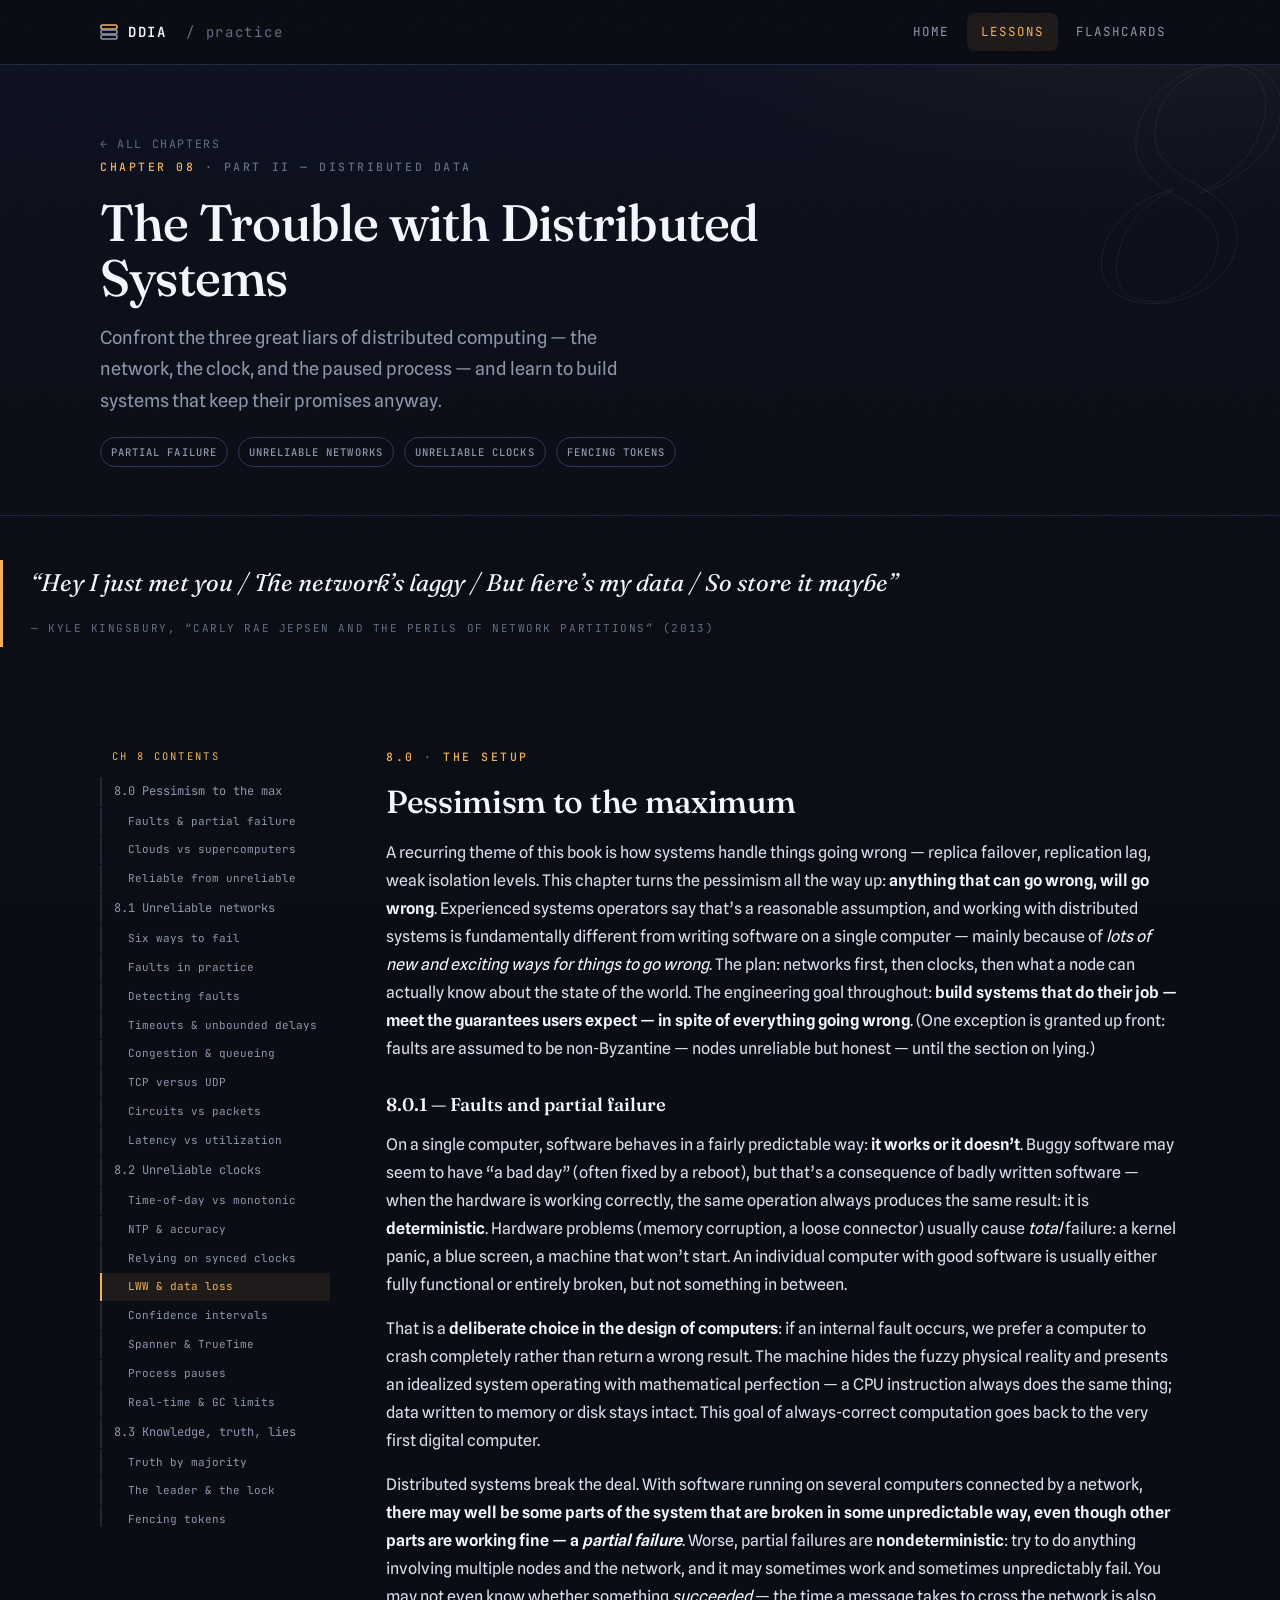
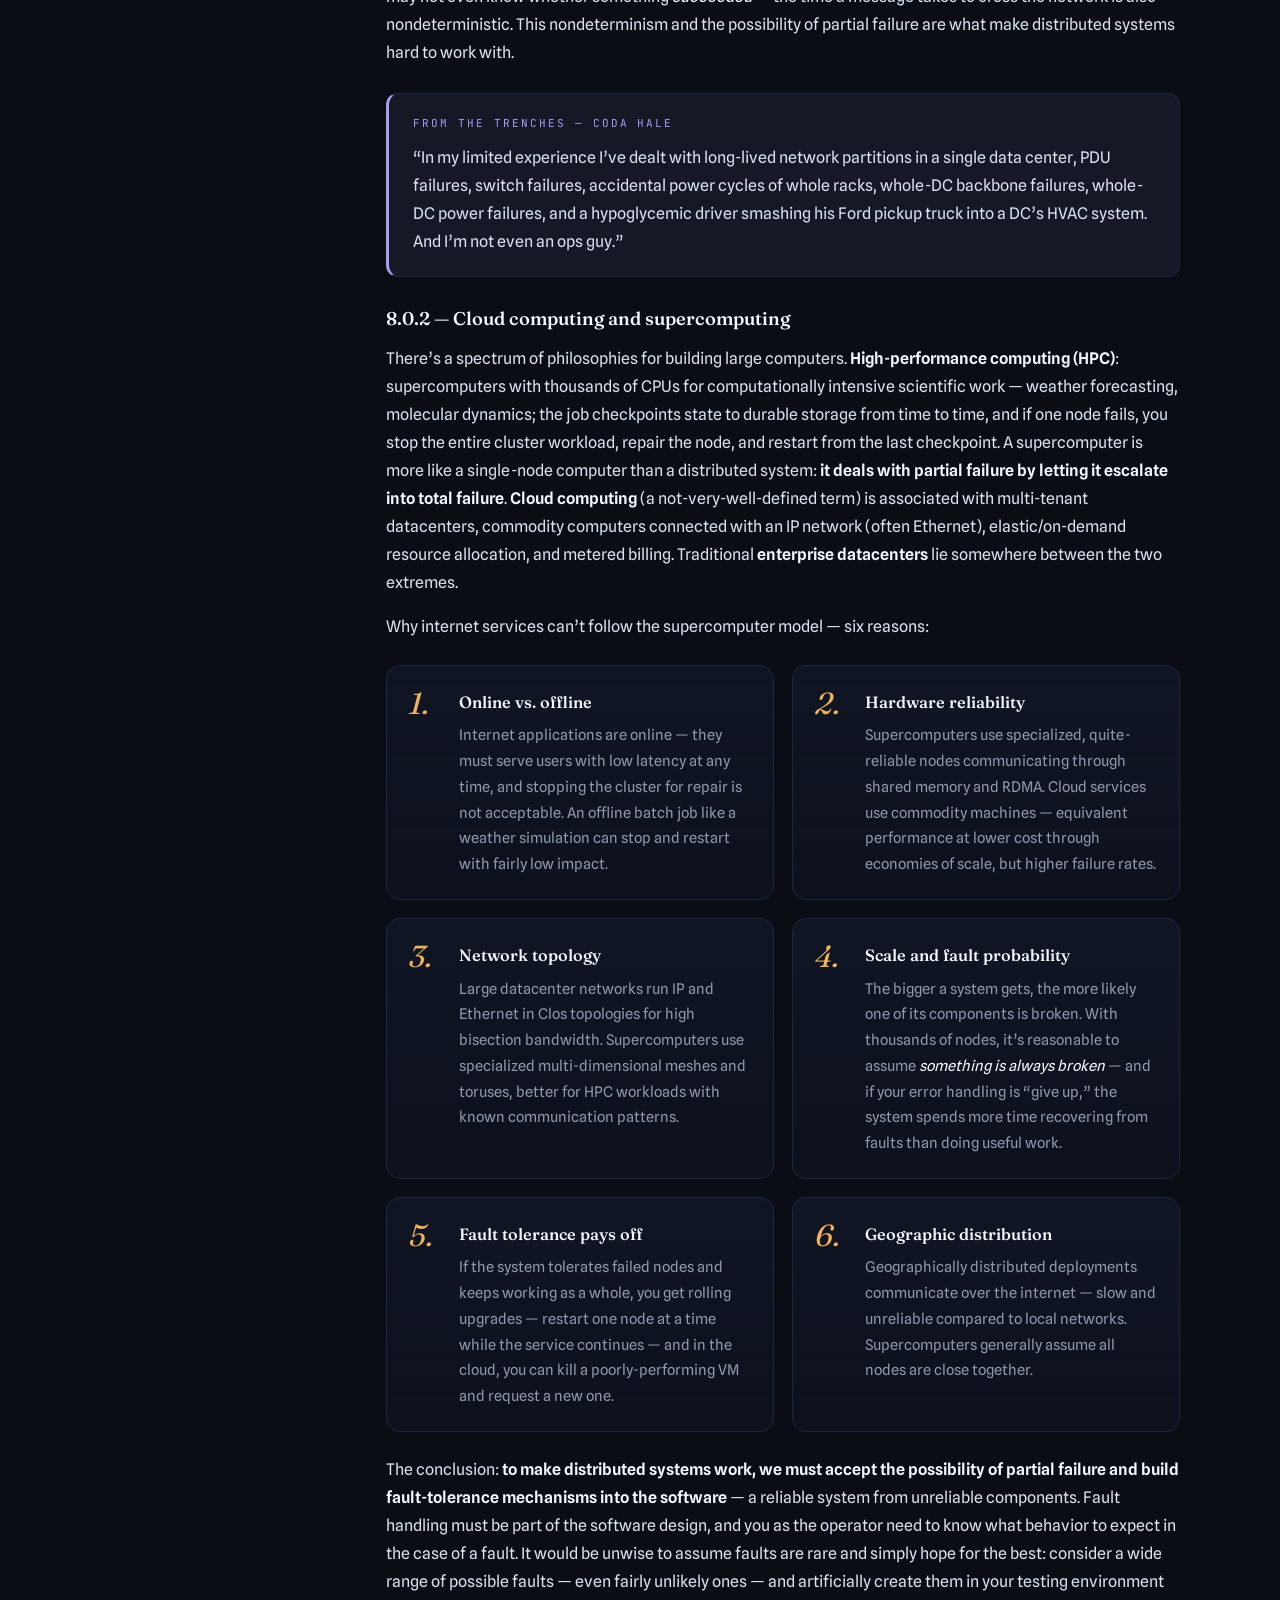
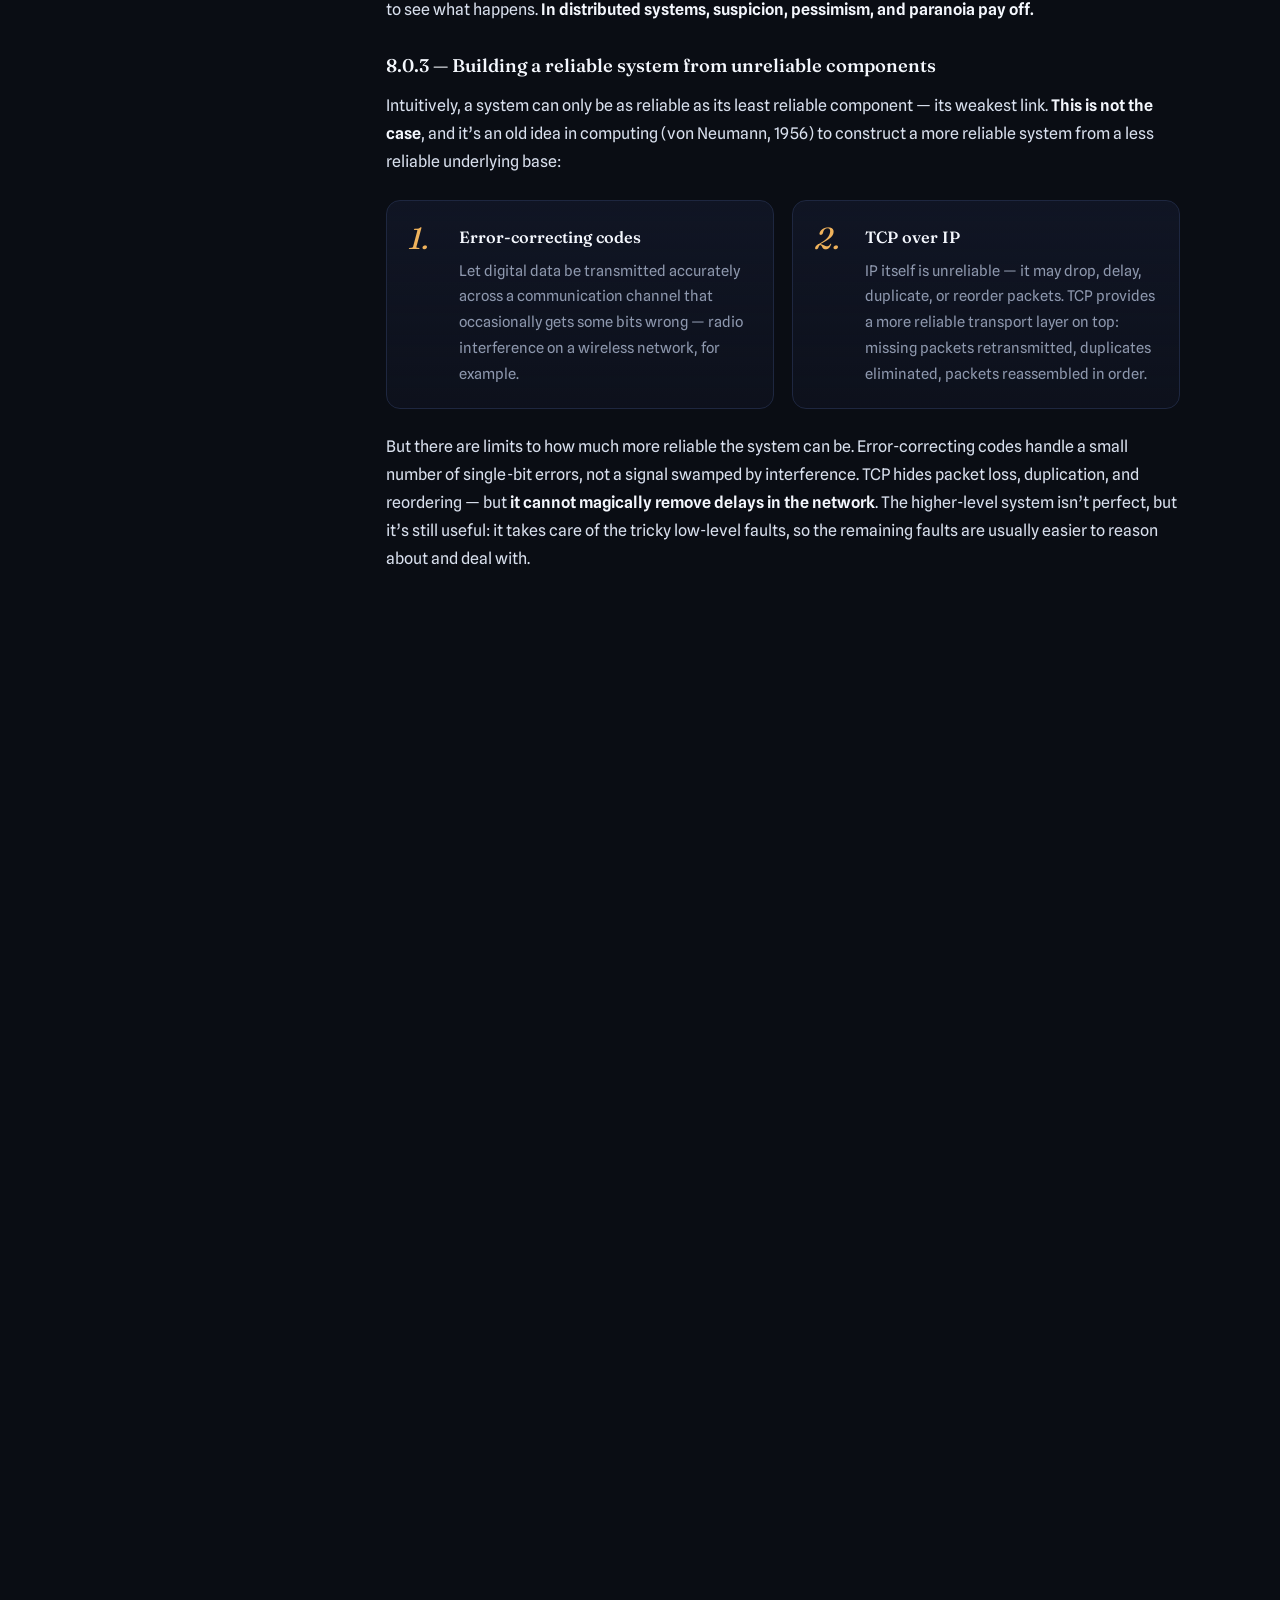
<file: lessons/chapter8.html>
<!doctype html>
<html lang="en">
<head>
  <meta charset="utf-8">
  <meta name="viewport" content="width=device-width, initial-scale=1">
  <title>Chapter 8 · The Trouble with Distributed Systems — DDIA Practice</title>
  <meta name="description" content="A comprehensive study guide to Chapter 8 of Designing Data-Intensive Applications: partial failure, unreliable networks and timeouts, clock skew and LWW data loss, TrueTime confidence intervals, process pauses and GC, leases, fencing tokens, Byzantine faults, and system models.">
  <link rel="icon" href="data:image/svg+xml,%3Csvg xmlns='http://www.w3.org/2000/svg' viewBox='0 0 32 32'%3E%3Crect width='32' height='32' rx='7' fill='%230a0d14'/%3E%3Cpath d='M16 6l9 10-9 10-9-10z' fill='%23f0b35c'/%3E%3C/svg%3E">
  <link rel="preconnect" href="https://fonts.googleapis.com">
  <link rel="preconnect" href="https://fonts.gstatic.com" crossorigin>
  <link href="https://fonts.googleapis.com/css2?family=Fraunces:ital,opsz,wght@0,9..144,300..700;1,9..144,300..700&family=Spline+Sans:wght@300..700&family=JetBrains+Mono:wght@400..600&display=swap" rel="stylesheet">
  
  <script>document.documentElement.classList.add("js")</script>
  <link rel="stylesheet" href="../css/style.css">
</head>
<body data-active="lessons" class="is-lesson">

  <div class="reading-progress" id="readingProgress" aria-hidden="true"></div>

  <header class="nav">
    <div class="container nav-inner">
      <a class="brand" href="../index.html">
        <svg width="18" height="18" viewBox="0 0 18 18" fill="none" aria-hidden="true">
          <rect x="1" y="2" width="16" height="4" rx="1.5" stroke="#f0b35c" stroke-width="1.6"/>
          <rect x="1" y="7" width="16" height="4" rx="1.5" stroke="#8d97ad" stroke-width="1.6"/>
          <rect x="1" y="12" width="16" height="4" rx="1.5" stroke="#8d97ad" stroke-width="1.6"/>
        </svg>
        DDIA&nbsp;<span class="dim">/ practice</span>
      </a>
      <nav class="nav-links" aria-label="Main">
        <a href="../index.html" data-nav="home">Home</a>
        <a href="../index.html#lessons" data-nav="lessons">Lessons</a>
        <a href="../flashcards.html" data-nav="flashcards">Flashcards</a>
      </nav>
    </div>
  </header>

  <main>

    <div class="lesson-hero">
      <span class="lesson-hero-num" aria-hidden="true">8</span>
      <div class="container">
        <a class="crumb" href="../index.html#lessons">← All chapters</a>
        <p class="kicker">Chapter 08 <span class="dim">· Part II — Distributed Data</span></p>
        <h1>The Trouble with Distributed Systems</h1>
        <p class="lede">Confront the three great liars of distributed computing — the network, the clock, and the paused process — and learn to build systems that keep their promises anyway.</p>
        <div class="lesson-meta">
          <span class="chip">Partial failure</span>
          <span class="chip">Unreliable networks</span>
          <span class="chip">Unreliable clocks</span>
          <span class="chip">Fencing tokens</span>
        </div>
      </div>
    </div>

    <div class="pullquote container">
      <p>“Hey I just met you / The network’s laggy / But here’s my data / So store it maybe”</p>
      <cite>— Kyle Kingsbury, “Carly Rae Jepsen and the Perils of Network Partitions” (2013)</cite>
    </div>

    <div class="chapter-layout container">

      <aside class="toc" aria-label="Chapter contents">
        <p class="toc-title">Ch 8 contents</p>
        <ul>
          <li><a href="#s-intro">8.0 Pessimism to the max</a></li>
          <li><a href="#s-partial" class="sub">Faults &amp; partial failure</a></li>
          <li><a href="#s-cloud" class="sub">Clouds vs supercomputers</a></li>
          <li><a href="#s-reliable" class="sub">Reliable from unreliable</a></li>
          <li><a href="#s-network">8.1 Unreliable networks</a></li>
          <li><a href="#s-failures" class="sub">Six ways to fail</a></li>
          <li><a href="#s-practice" class="sub">Faults in practice</a></li>
          <li><a href="#s-detect" class="sub">Detecting faults</a></li>
          <li><a href="#s-timeouts" class="sub">Timeouts &amp; unbounded delays</a></li>
          <li><a href="#s-queueing" class="sub">Congestion &amp; queueing</a></li>
          <li><a href="#s-tcpudp" class="sub">TCP versus UDP</a></li>
          <li><a href="#s-circuits" class="sub">Circuits vs packets</a></li>
          <li><a href="#s-utilization" class="sub">Latency vs utilization</a></li>
          <li><a href="#s-clocks">8.2 Unreliable clocks</a></li>
          <li><a href="#s-twoclocks" class="sub">Time-of-day vs monotonic</a></li>
          <li><a href="#s-ntp" class="sub">NTP &amp; accuracy</a></li>
          <li><a href="#s-relying" class="sub">Relying on synced clocks</a></li>
          <li><a href="#s-lww" class="sub">LWW &amp; data loss</a></li>
          <li><a href="#s-interval" class="sub">Confidence intervals</a></li>
          <li><a href="#s-spanner" class="sub">Spanner &amp; TrueTime</a></li>
          <li><a href="#s-pauses" class="sub">Process pauses</a></li>
          <li><a href="#s-realtime" class="sub">Real-time &amp; GC limits</a></li>
          <li><a href="#s-truth">8.3 Knowledge, truth, lies</a></li>
          <li><a href="#s-majority" class="sub">Truth by majority</a></li>
          <li><a href="#s-leader" class="sub">The leader &amp; the lock</a></li>
          <li><a href="#s-fencing" class="sub">Fencing tokens</a></li>
          <li><a href="#s-byzantine" class="sub">Byzantine faults</a></li>
          <li><a href="#s-models" class="sub">System models</a></li>
          <li><a href="#s-safety" class="sub">Safety &amp; liveness</a></li>
          <li><a href="#s-summary">8.4 Summary &amp; glossary</a></li>
          <li><a href="#quiz-section">Quiz</a></li>
        </ul>
      </aside>

      <div class="lesson-body">

        <!-- ================= 8.0 ================= -->
        <section class="block reveal" id="s-intro">
          <p class="kicker">8.0 <span class="dim">·</span> The setup</p>
          <h2>Pessimism to the maximum</h2>
          <p>A recurring theme of this book is how systems handle things going wrong — replica failover, replication lag, weak isolation levels. This chapter turns the pessimism all the way up: <strong>anything that can go wrong, will go wrong</strong>. Experienced systems operators say that’s a reasonable assumption, and working with distributed systems is fundamentally different from writing software on a single computer — mainly because of <em>lots of new and exciting ways for things to go wrong</em>. The plan: networks first, then clocks, then what a node can actually know about the state of the world. The engineering goal throughout: <strong>build systems that do their job — meet the guarantees users expect — in spite of everything going wrong</strong>. (One exception is granted up front: faults are assumed to be non-Byzantine — nodes unreliable but honest — until the section on lying.)</p>

          <h3 id="s-partial">8.0.1 — Faults and partial failure</h3>
          <p>On a single computer, software behaves in a fairly predictable way: <strong>it works or it doesn’t</strong>. Buggy software may seem to have “a bad day” (often fixed by a reboot), but that’s a consequence of badly written software — when the hardware is working correctly, the same operation always produces the same result: it is <strong>deterministic</strong>. Hardware problems (memory corruption, a loose connector) usually cause <em>total</em> failure: a kernel panic, a blue screen, a machine that won’t start. An individual computer with good software is usually either fully functional or entirely broken, but not something in between.</p>
          <p>That is a <strong>deliberate choice in the design of computers</strong>: if an internal fault occurs, we prefer a computer to crash completely rather than return a wrong result. The machine hides the fuzzy physical reality and presents an idealized system operating with mathematical perfection — a CPU instruction always does the same thing; data written to memory or disk stays intact. This goal of always-correct computation goes back to the very first digital computer.</p>
          <p>Distributed systems break the deal. With software running on several computers connected by a network, <strong>there may well be some parts of the system that are broken in some unpredictable way, even though other parts are working fine — a <em>partial failure</em></strong>. Worse, partial failures are <strong>nondeterministic</strong>: try to do anything involving multiple nodes and the network, and it may sometimes work and sometimes unpredictably fail. You may not even know whether something <em>succeeded</em> — the time a message takes to cross the network is also nondeterministic. This nondeterminism and the possibility of partial failure are what make distributed systems hard to work with.</p>

          <div class="callout story">
            <p class="callout-title">From the trenches — Coda Hale</p>
            <p>“In my limited experience I’ve dealt with long-lived network partitions in a single data center, PDU failures, switch failures, accidental power cycles of whole racks, whole-DC backbone failures, whole-DC power failures, and a hypoglycemic driver smashing his Ford pickup truck into a DC’s HVAC system. And I’m not even an ops guy.”</p>
          </div>

          <h3 id="s-cloud">8.0.2 — Cloud computing and supercomputing</h3>
          <p>There’s a spectrum of philosophies for building large computers. <strong>High-performance computing (HPC)</strong>: supercomputers with thousands of CPUs for computationally intensive scientific work — weather forecasting, molecular dynamics; the job checkpoints state to durable storage from time to time, and if one node fails, you stop the entire cluster workload, repair the node, and restart from the last checkpoint. A supercomputer is more like a single-node computer than a distributed system: <strong>it deals with partial failure by letting it escalate into total failure</strong>. <strong>Cloud computing</strong> (a not-very-well-defined term) is associated with multi-tenant datacenters, commodity computers connected with an IP network (often Ethernet), elastic/on-demand resource allocation, and metered billing. Traditional <strong>enterprise datacenters</strong> lie somewhere between the two extremes.</p>
          <p>Why internet services can’t follow the supercomputer model — six reasons:</p>
          <div class="num-grid">
            <div class="num-card"><span class="n">1.</span><div><h4>Online vs. offline</h4><p>Internet applications are online — they must serve users with low latency at any time, and stopping the cluster for repair is not acceptable. An offline batch job like a weather simulation can stop and restart with fairly low impact.</p></div></div>
            <div class="num-card"><span class="n">2.</span><div><h4>Hardware reliability</h4><p>Supercomputers use specialized, quite-reliable nodes communicating through shared memory and RDMA. Cloud services use commodity machines — equivalent performance at lower cost through economies of scale, but higher failure rates.</p></div></div>
            <div class="num-card"><span class="n">3.</span><div><h4>Network topology</h4><p>Large datacenter networks run IP and Ethernet in Clos topologies for high bisection bandwidth. Supercomputers use specialized multi-dimensional meshes and toruses, better for HPC workloads with known communication patterns.</p></div></div>
            <div class="num-card"><span class="n">4.</span><div><h4>Scale and fault probability</h4><p>The bigger a system gets, the more likely one of its components is broken. With thousands of nodes, it’s reasonable to assume <em>something is always broken</em> — and if your error handling is “give up,” the system spends more time recovering from faults than doing useful work.</p></div></div>
            <div class="num-card"><span class="n">5.</span><div><h4>Fault tolerance pays off</h4><p>If the system tolerates failed nodes and keeps working as a whole, you get rolling upgrades — restart one node at a time while the service continues — and in the cloud, you can kill a poorly-performing VM and request a new one.</p></div></div>
            <div class="num-card"><span class="n">6.</span><div><h4>Geographic distribution</h4><p>Geographically distributed deployments communicate over the internet — slow and unreliable compared to local networks. Supercomputers generally assume all nodes are close together.</p></div></div>
          </div>
          <p>The conclusion: <strong>to make distributed systems work, we must accept the possibility of partial failure and build fault-tolerance mechanisms into the software</strong> — a reliable system from unreliable components. Fault handling must be part of the software design, and you as the operator need to know what behavior to expect in the case of a fault. It would be unwise to assume faults are rare and simply hope for the best: consider a wide range of possible faults — even fairly unlikely ones — and artificially create them in your testing environment to see what happens. <strong>In distributed systems, suspicion, pessimism, and paranoia pay off.</strong></p>

          <h3 id="s-reliable">8.0.3 — Building a reliable system from unreliable components</h3>
          <p>Intuitively, a system can only be as reliable as its least reliable component — its weakest link. <strong>This is not the case</strong>, and it’s an old idea in computing (von Neumann, 1956) to construct a more reliable system from a less reliable underlying base:</p>
          <div class="num-grid">
            <div class="num-card"><span class="n">1.</span><div><h4>Error-correcting codes</h4><p>Let digital data be transmitted accurately across a communication channel that occasionally gets some bits wrong — radio interference on a wireless network, for example.</p></div></div>
            <div class="num-card"><span class="n">2.</span><div><h4>TCP over IP</h4><p>IP itself is unreliable — it may drop, delay, duplicate, or reorder packets. TCP provides a more reliable transport layer on top: missing packets retransmitted, duplicates eliminated, packets reassembled in order.</p></div></div>
          </div>
          <p>But there are limits to how much more reliable the system can be. Error-correcting codes handle a small number of single-bit errors, not a signal swamped by interference. TCP hides packet loss, duplication, and reordering — but <strong>it cannot magically remove delays in the network</strong>. The higher-level system isn’t perfect, but it’s still useful: it takes care of the tricky low-level faults, so the remaining faults are usually easier to reason about and deal with.</p>
        </section>

        <!-- ================= 8.1 ================= -->
        <section class="block reveal" id="s-network">
          <p class="kicker">8.1 <span class="dim">·</span> Liar #1</p>
          <h2>Unreliable networks</h2>
          <p>The book focuses on <strong>shared-nothing systems</strong>: a bunch of machines, each with its own memory and disk, connected by a network — the only way those machines can communicate. It’s the dominant approach for building internet services because it’s comparatively cheap (no special hardware), can make use of commoditized cloud computing services, and can achieve high reliability through redundancy across multiple geographically distributed datacenters.</p>
          <p>The internet and most internal datacenter networks (often Ethernet) are <strong>asynchronous packet networks</strong>: one node can send a message to another, but <strong>the network gives no guarantees as to when it will arrive, or whether it will arrive at all</strong>. So if you send a request and don’t get a response, any of six things may have happened:</p>

          <h3 id="s-failures">8.1.1 — Six ways a request can fail</h3>
          <div class="num-grid">
            <div class="num-card"><span class="n">1.</span><div><h4>Request lost</h4><p>Your request may have been lost — perhaps someone unplugged a network cable.</p></div></div>
            <div class="num-card"><span class="n">2.</span><div><h4>Request queued</h4><p>Your request may be waiting in a queue and will be delivered later — perhaps the network or the recipient is overloaded.</p></div></div>
            <div class="num-card"><span class="n">3.</span><div><h4>Remote node failed</h4><p>The remote node may have failed — perhaps it crashed or was powered down.</p></div></div>
            <div class="num-card"><span class="n">4.</span><div><h4>Remote node stalled</h4><p>The remote node may have temporarily stopped responding — perhaps a long garbage collection pause — but it will start responding again later.</p></div></div>
            <div class="num-card"><span class="n">5.</span><div><h4>Response lost</h4><p>The remote node may have processed your request, but the response has been lost on the network — perhaps a switch has been misconfigured.</p></div></div>
            <div class="num-card"><span class="n">6.</span><div><h4>Response delayed</h4><p>The remote node may have processed your request, but the response is delayed and will be delivered later — perhaps the network or your own machine is overloaded.</p></div></div>
          </div>

          <div class="figure">
            <p class="fig-head">Figure 8-1 (recreated) · Lost, dead, or slow — you can’t tell</p>
            <svg viewBox="0 0 780 300" role="img" aria-label="If you send a request and don't get a response, it is not possible to distinguish whether the request was lost, the remote node is down, or the response was lost" style="width:100%;height:auto;display:block">
              <defs>
                <marker id="arr8b" viewBox="0 0 10 10" refX="9" refY="5" markerWidth="7" markerHeight="7" orient="auto-start-reverse">
                  <path d="M0,0 L10,5 L0,10 z" fill="#f0b35c"/>
                </marker>
                <marker id="arr8c" viewBox="0 0 10 10" refX="9" refY="5" markerWidth="7" markerHeight="7" orient="auto-start-reverse">
                  <path d="M0,0 L10,5 L0,10 z" fill="#63dfc2"/>
                </marker>
              </defs>
              <line x1="70" y1="66" x2="70" y2="236" stroke="#2b3859" stroke-width="1.2" stroke-dasharray="4 4"/>
              <line x1="710" y1="66" x2="710" y2="236" stroke="#2b3859" stroke-width="1.2" stroke-dasharray="4 4"/>
              <text x="70" y="46" text-anchor="middle" fill="#f0b35c" font-family="monospace" font-size="12">SENDER</text>
              <text x="710" y="46" text-anchor="middle" fill="#63dfc2" font-family="monospace" font-size="12">REMOTE NODE</text>
              <line x1="82" y1="90" x2="698" y2="90" stroke="#f0b35c" stroke-width="1.6" marker-end="url(#arr8b)"/>
              <text x="390" y="80" text-anchor="middle" fill="#d9e0ee" font-family="monospace" font-size="10.5">request</text>
              <circle cx="240" cy="90" r="13" fill="rgba(239,128,128,0.12)" stroke="#ef8080" stroke-width="1.4"/>
              <text x="240" y="94" text-anchor="middle" fill="#ef8080" font-family="monospace" font-size="10">a</text>
              <text x="240" y="122" text-anchor="middle" fill="#ef8080" font-family="monospace" font-size="9.5">request lost in the network</text>
              <rect x="626" y="104" width="168" height="60" rx="10" fill="rgba(239,128,128,0.06)" stroke="#ef8080" stroke-dasharray="5 4"/>
              <circle cx="668" cy="134" r="13" fill="rgba(239,128,128,0.12)" stroke="#ef8080" stroke-width="1.4"/>
              <text x="668" y="138" text-anchor="middle" fill="#ef8080" font-family="monospace" font-size="10">b</text>
              <text x="712" y="132" text-anchor="middle" fill="#ef8080" font-family="monospace" font-size="9.5">node down</text>
              <text x="712" y="146" text-anchor="middle" fill="#ef8080" font-family="monospace" font-size="9.5">or paused</text>
              <line x1="698" y1="206" x2="82" y2="206" stroke="#63dfc2" stroke-width="1.6" stroke-dasharray="6 4" marker-end="url(#arr8c)"/>
              <text x="390" y="196" text-anchor="middle" fill="#d9e0ee" font-family="monospace" font-size="10.5">response…?</text>
              <circle cx="500" cy="206" r="13" fill="rgba(239,128,128,0.12)" stroke="#ef8080" stroke-width="1.4"/>
              <text x="500" y="210" text-anchor="middle" fill="#ef8080" font-family="monospace" font-size="10">c</text>
              <text x="500" y="238" text-anchor="middle" fill="#ef8080" font-family="monospace" font-size="9.5">response lost or delayed</text>
              <rect x="150" y="254" width="480" height="38" rx="10" fill="rgba(239,128,128,0.08)" stroke="#ef8080"/>
              <text x="390" y="271" text-anchor="middle" fill="#ef8080" font-family="monospace" font-size="10.5">a, b, and c are indistinguishable —</text>
              <text x="390" y="286" text-anchor="middle" fill="#8d97ad" font-family="monospace" font-size="9.5">the only information you have: you haven’t received a response yet</text>
            </svg>
            <p class="fig-caption">The sender can’t even tell whether the packet was delivered: the only option is for the recipient to send a response message, which may in turn be lost or delayed. The usual remedy is a <strong>timeout</strong>: after some time you give up waiting and assume the response is not going to arrive. But when the timeout fires, you <em>still</em> don’t know whether the remote node got your request — and if it’s still queued somewhere, it may yet be delivered even after you’ve given up on it.</p>
          </div>

          <h3 id="s-practice">8.1.2 — Network faults in practice</h3>
          <p>We have been building computer networks for decades — one might hope we’d have figured out reliability by now. We have not:</p>
          <div class="stat-grid">
            <div class="stat">
              <span class="stat-value red">12</span>
              <span class="stat-label">Network faults per month, one medium-sized datacenter study</span>
              <span class="stat-note">half disconnected a single machine · half disconnected an entire rack</span>
            </div>
            <div class="stat">
              <span class="stat-value red">&gt; 1 min</span>
              <span class="stat-label">Packet delays from one switch software upgrade</span>
              <span class="stat-note">topology reconfiguration — the network “worked,” just very slowly</span>
            </div>
            <div class="stat">
              <span class="stat-value red">1-way</span>
              <span class="stat-label">A NIC that dropped all inbound packets but sent outbound fine</span>
              <span class="stat-note">a link working in one direction says nothing about the other direction</span>
            </div>
          </div>
          <p>Studies measuring top-of-rack switches, aggregation switches, and load balancers found that <strong>adding redundant networking gear doesn’t reduce faults as much as you might hope</strong>, because it doesn’t guard against human error — misconfigured switches are a major cause of outages. Public cloud services such as EC2 are notorious for frequent transient network glitches; well-managed private datacenter networks can be stabler environments, but <strong>nobody is immune from network problems</strong>. Sharks have even been known to bite and damage undersea cables.</p>
          <div class="callout warn">
            <p class="callout-title">If the error handling of network faults is not defined and tested</p>
            <p>Arbitrarily bad things could happen: a cluster could become deadlocked and permanently unable to serve requests, even when the network recovers — or it could even delete all of your data. If software is put in an unanticipated situation, it may do arbitrary unexpected things.</p>
          </div>
          <p>Handling network faults doesn’t necessarily mean tolerating them — if the network is normally reliable, showing users an error message during a rare outage is a valid response. But <strong>you do need to know how your software reacts to network problems</strong>, and to ensure the system can recover from them — which is why deliberately triggering network problems and testing the response (the idea behind Chaos Monkey) makes sense. One vocabulary note: when one part of the network is cut off from the rest due to a network fault, that’s a <strong>network partition</strong> (or netsplit); the book sticks with the more general term <em>network fault</em> to avoid confusion with partitions (shards) of a storage system.</p>

          <h3 id="s-detect">8.1.3 — Detecting faults</h3>
          <p>Many systems need to automatically detect faulty nodes: a load balancer needs to stop sending requests to a dead node (take it out of rotation), and in a distributed database with single-leader replication, a failed leader means one of the followers needs to be promoted. Unfortunately, the uncertainty about the network makes it difficult to tell whether a node is working. Rapid, explicit feedback exists sometimes — situational, not always available:</p>
          <div class="num-grid">
            <div class="num-card"><span class="n">1.</span><div><h4>The OS refuses the connection</h4><p>If you can reach the machine but no process is listening on the destination port, the OS closes or refuses the TCP connection (an RST or FIN in reply). But if the node crashed <em>while handling</em> your request, you have no way of knowing how much of the data was actually processed.</p></div></div>
            <div class="num-card"><span class="n">2.</span><div><h4>Scripted crash notification</h4><p>If the node process crashed (or was killed by an administrator) but the OS still runs, a script can notify the other nodes about the crash so another can take over quickly, without waiting for a timeout — HBase does this.</p></div></div>
            <div class="num-card"><span class="n">3.</span><div><h4>Switch management interface</h4><p>If you have access to the network switches in your datacenter, you can query them to detect link failures at the hardware level (e.g., a remote machine powered down). Ruled out when connecting via the internet, in a shared datacenter, or when the management interface is itself unreachable.</p></div></div>
            <div class="num-card"><span class="n">4.</span><div><h4>ICMP Destination Unreachable</h4><p>A router that is sure an IP address is unreachable may reply with an ICMP Destination Unreachable packet. But routers have no magic failure-detection capability — they are subject to the same network limitations as everyone else.</p></div></div>
          </div>
          <p>Rapid feedback about a remote node being down is useful, but <strong>you can’t count on it</strong>. <strong>Even if TCP acknowledges that a packet was delivered, the application may have crashed before handling it.</strong> If you want to be sure a request was successful, you need a positive response from the application itself; conversely, if something has gone wrong, you may get an error response at some level of the stack, but in general you must assume you’ll get no response at all. In practice: retry a few times (TCP retries transparently, and you may also retry at the application level), wait for a timeout, and eventually declare the node dead if you don’t hear back.</p>

          <h3 id="s-timeouts">8.1.4 — Timeouts and unbounded delays</h3>
          <p>If a timeout is the only sure way of detecting a fault, then <strong>how long should the timeout be? There is unfortunately no simple answer.</strong> A long timeout means a long wait until a node is declared dead — users have to wait, or see error messages. A short timeout detects faults faster, but carries a higher risk of incorrectly declaring a node dead when in fact it has only suffered a temporary slowdown, due to a load spike on the node or the network. And prematurely declaring a node dead is problematic: if the node is actually alive and in the middle of performing some action — sending an email, say — and another node takes over, the action may end up being performed twice.</p>
          <p>Worse: when a node is declared dead, its responsibilities are transferred to other nodes, adding load to nodes and network that are <em>already struggling</em>. If a node was merely slow due to overload, transferring its load elsewhere can make everything collapse — in the extreme case, all nodes declare each other dead and everything stops working: a <strong>cascading failure</strong>.</p>
          <p>Imagine a fictitious system whose network guaranteed a maximum delay for packets: every packet is delivered within time <strong>d</strong>, or it is lost — delivery never takes longer. Assume every non-failed node always handles a request within time <strong>r</strong>. Then every successful request receives a response within <strong>2d + r</strong>, and if you don’t receive a response within that time, you know the network or the node is not working. 2d + r would be a reasonable timeout. <strong>Unfortunately, most systems we work with have neither guarantee.</strong> Asynchronous networks have <strong>unbounded delays</strong> — they try to deliver packets as quickly as possible, but there is no upper limit on the time it may take for a packet to arrive — and most server implementations cannot guarantee they handle requests within some maximum time. For failure detection, it’s not sufficient for the system to be fast most of the time: if your timeout is low, it only takes a transient spike in round-trip times to throw the system off balance.</p>

          <h3 id="s-queueing">8.1.5 — Network congestion and queueing</h3>
          <p>The variability of packet delays on computer networks is most often due to <strong>queueing</strong> — just as travel times on road networks vary mostly due to traffic congestion. Four places your packet waits:</p>
          <div class="num-grid">
            <div class="num-card"><span class="n">1.</span><div><h4>The network switch</h4><p>If several different nodes simultaneously try to send packets to the same destination, the switch must queue them and feed them into the destination link one by one. On a busy link a packet may wait a while for a slot — and if so much data arrives that the switch queue fills up, the packet is dropped and needs to be resent, even though the network is functioning fine.</p></div></div>
            <div class="num-card"><span class="n">2.</span><div><h4>The destination OS</h4><p>When a packet reaches the destination machine and all CPU cores are currently busy, the incoming request is queued by the operating system until the application is ready to handle it — which may take an arbitrary length of time depending on the machine’s load.</p></div></div>
            <div class="num-card"><span class="n">3.</span><div><h4>The virtual machine monitor</h4><p>In virtualized environments, a running OS is often paused for tens of milliseconds while another virtual machine uses a CPU core. During that time the VM cannot consume any data from the network, so incoming data is queued (buffered) by the VM monitor, further increasing the variability of delays.</p></div></div>
            <div class="num-card"><span class="n">4.</span><div><h4>The TCP sender itself</h4><p>TCP performs <strong>flow control</strong> (also known as congestion avoidance or backpressure): a node limits its own rate of sending to avoid overloading a network link or the receiving node — meaning additional queueing at the sender, before the data even enters the network.</p></div></div>
          </div>

          <div class="figure">
            <p class="fig-head">Figure 8-2 (recreated) · The switch queue fills up</p>
            <svg viewBox="0 0 780 310" role="img" aria-label="Ports 1, 2, and 4 are all trying to send packets to port 3, so the switch queue fills up and a packet gets dropped" style="width:100%;height:auto;display:block">
              <defs>
                <marker id="arr8d" viewBox="0 0 10 10" refX="9" refY="5" markerWidth="7" markerHeight="7" orient="auto-start-reverse">
                  <path d="M0,0 L10,5 L0,10 z" fill="#f0b35c"/>
                </marker>
                <marker id="arr8e" viewBox="0 0 10 10" refX="9" refY="5" markerWidth="7" markerHeight="7" orient="auto-start-reverse">
                  <path d="M0,0 L10,5 L0,10 z" fill="#63dfc2"/>
                </marker>
                <marker id="arr8f" viewBox="0 0 10 10" refX="9" refY="5" markerWidth="7" markerHeight="7" orient="auto-start-reverse">
                  <path d="M0,0 L10,5 L0,10 z" fill="#ef8080"/>
                </marker>
              </defs>
              <rect x="290" y="70" width="200" height="170" rx="14" fill="#151c30" stroke="#2b3859" stroke-width="1.4"/>
              <text x="390" y="56" text-anchor="middle" fill="#8d97ad" font-family="monospace" font-size="11">NETWORK SWITCH</text>
              <text x="390" y="146" text-anchor="middle" fill="#636d83" font-family="monospace" font-size="10">queue</text>
              <text x="390" y="162" text-anchor="middle" fill="#636d83" font-family="monospace" font-size="10">nearly full</text>
              <rect x="308" y="172" width="34" height="16" rx="3" fill="rgba(240,179,92,0.55)"/>
              <rect x="348" y="172" width="34" height="16" rx="3" fill="rgba(240,179,92,0.55)"/>
              <rect x="388" y="172" width="34" height="16" rx="3" fill="rgba(240,179,92,0.55)"/>
              <rect x="428" y="172" width="34" height="16" rx="3" fill="rgba(240,179,92,0.25)" stroke="#f0b35c" stroke-dasharray="3 2"/>
              <rect x="60" y="76" width="40" height="26" rx="5" fill="#1a2133" stroke="#f0b35c"/>
              <text x="80" y="93" text-anchor="middle" fill="#f0b35c" font-family="monospace" font-size="10">port 1</text>
              <rect x="118" y="82" width="26" height="14" rx="3" fill="rgba(240,179,92,0.5)"/>
              <rect x="118" y="100" width="26" height="14" rx="3" fill="rgba(240,179,92,0.35)"/>
              <line x1="146" y1="97" x2="288" y2="105" stroke="#f0b35c" stroke-width="1.4" marker-end="url(#arr8d)"/>
              <rect x="60" y="146" width="40" height="26" rx="5" fill="#1a2133" stroke="#f0b35c"/>
              <text x="80" y="163" text-anchor="middle" fill="#f0b35c" font-family="monospace" font-size="10">port 2</text>
              <rect x="118" y="152" width="26" height="14" rx="3" fill="rgba(240,179,92,0.5)"/>
              <rect x="118" y="170" width="26" height="14" rx="3" fill="rgba(240,179,92,0.35)"/>
              <line x1="146" y1="167" x2="288" y2="167" stroke="#f0b35c" stroke-width="1.4" marker-end="url(#arr8d)"/>
              <rect x="60" y="216" width="40" height="26" rx="5" fill="#1a2133" stroke="#f0b35c"/>
              <text x="80" y="233" text-anchor="middle" fill="#f0b35c" font-family="monospace" font-size="10">port 4</text>
              <rect x="118" y="222" width="26" height="14" rx="3" fill="rgba(240,179,92,0.5)"/>
              <rect x="118" y="240" width="26" height="14" rx="3" fill="rgba(240,179,92,0.35)"/>
              <line x1="146" y1="237" x2="288" y2="215" stroke="#f0b35c" stroke-width="1.4" marker-end="url(#arr8d)"/>
              <line x1="466" y1="182" x2="530" y2="216" stroke="#ef8080" stroke-width="1.4" stroke-dasharray="4 3" marker-end="url(#arr8f)"/>
              <rect x="536" y="210" width="30" height="16" rx="3" fill="rgba(239,128,128,0.3)" stroke="#ef8080"/>
              <text x="600" y="222" text-anchor="middle" fill="#ef8080" font-family="monospace" font-size="9.5">dropped — resend!</text>
              <rect x="680" y="146" width="40" height="26" rx="5" fill="#1a2133" stroke="#63dfc2"/>
              <text x="700" y="163" text-anchor="middle" fill="#63dfc2" font-family="monospace" font-size="10">port 3</text>
              <line x1="490" y1="159" x2="676" y2="159" stroke="#63dfc2" stroke-width="1.6" marker-end="url(#arr8e)"/>
              <text x="583" y="149" text-anchor="middle" fill="#63dfc2" font-family="monospace" font-size="9.5">one link — packets fed in one by one</text>
              <text x="390" y="286" text-anchor="middle" fill="#8d97ad" font-family="monospace" font-size="10">ports 1, 2, and 4 all send to port 3: the queue fills, packets get dropped and resent —</text>
              <text x="390" y="301" text-anchor="middle" fill="#8d97ad" font-family="monospace" font-size="10">the network is “functioning fine,” yet everything is slower</text>
            </svg>
            <p class="fig-caption">TCP considers a packet lost if it is not acknowledged within some timeout, calculated from observed round-trip times, and retransmits lost packets automatically. The application does not see the packet loss or the retransmission — <strong>but it does see the resulting delay</strong> (waiting for the timeout to expire, then for the retransmission to be acknowledged). And queueing delays have an especially wide range when a system is close to its maximum capacity: a system with plenty of spare capacity drains queues easily; in a highly utilized system, long queues can build up very quickly.</p>
          </div>

          <h3 id="s-tcpudp">8.1.6 — TCP versus UDP</h3>
          <p>Some latency-sensitive applications — videoconferencing, VoIP — use <strong>UDP</strong> rather than TCP, trading reliability for consistency of delays. UDP does not perform flow control and does not retransmit lost packets, avoiding some reasons for variable network delays (though it is still susceptible to switch queues and scheduling delays). It’s a good choice when <strong>delayed data is worthless</strong>: in a VoIP phone call there isn’t enough time to retransmit a lost packet before its data is due to be played over the loudspeakers, so the application fills the missing packet’s time slot with silence — a brief interruption — and moves on in the stream. The retry happens at the human layer: <em>“Could you repeat that please? The sound just cut out for a moment.”</em></p>

          <h3 id="s-circuits">8.1.7 — Synchronous versus asynchronous networks</h3>
          <p>Why can’t we solve this at the hardware level and make the network reliable so the software doesn’t need to worry? The traditional fixed-line telephone network (non-cellular, non-VoIP) is extremely reliable — delayed audio frames and dropped calls are very rare, because a phone call requires constantly low end-to-end latency and enough bandwidth to transfer your voice. When you make a call, the network establishes a <strong>circuit</strong>: a fixed, guaranteed amount of bandwidth allocated for the call, along the entire route between the two callers, remaining in place until the call ends. An ISDN network runs at a fixed rate of <strong>4,000 frames per second</strong>; when a call is established, it is allocated <strong>16 bits of space within each frame</strong> in each direction — so for the whole call, each side is guaranteed to send exactly 16 bits of audio every <strong>250 microseconds</strong>.</p>
          <p>That kind of network is <strong>synchronous</strong>: even as data passes through several routers, it does not suffer from queueing, because the space for the call has already been reserved at the next hop. No queueing means a fixed maximum end-to-end latency — a <strong>bounded delay</strong>. A circuit is fundamentally different from a TCP connection: it is a fixed amount of reserved bandwidth that nobody else can use while it is established, whereas packets of a TCP connection opportunistically use whatever bandwidth is available — you can give TCP a variable-sized block of data (an email, a web page) and it will transfer it in the shortest time possible, and while a TCP connection is idle it uses essentially no bandwidth. Ethernet and IP are <strong>packet-switched</strong> protocols: no concept of a circuit, hence queueing and unbounded delays.</p>
          <p>Why did data networks choose packet switching? Because <strong>data traffic is bursty</strong>. A call needs a constant bits-per-second rate, which suits a circuit. But requesting a web page, sending an email, or transferring a file has no particular bandwidth requirement — you just want it to complete as quickly as possible. Over a circuit you would have to guess a bandwidth allocation: guess too low and the transfer is unnecessarily slow, leaving network capacity unused; guess too high and the circuit cannot be set up at all, because the network cannot guarantee a reservation it can’t fulfill. TCP, by contrast, dynamically adapts the rate of data transfer to the available network capacity. Hybrids exist — ATM (Asynchronous Transfer Mode) tried to support both circuit and packet switching; InfiniBand implements end-to-end flow control at the link layer; quality of service (prioritization and scheduling of packets) and admission control (rate-limiting senders) can emulate circuit switching or provide statistically bounded delay — but such quality of service is currently <strong>not enabled in multi-tenant datacenters and public clouds, or when communicating via the internet</strong>.</p>

          <h3 id="s-utilization">8.1.8 — Latency and resource utilization</h3>
          <p>Variable delays are a consequence of <strong>dynamic resource partitioning</strong>. A wire between two telephone switches can carry up to <strong>10,000 simultaneous calls</strong>; each circuit occupies one of those call slots, and the resource is divided statically — even if you’re the only call on the wire, with all other 9,999 slots unused, your circuit gets the same fixed bandwidth as when the wire is fully utilized. The internet shares network bandwidth dynamically: senders push and jostle to get their packets over the wire as quickly as possible, and the switches decide moment to moment which packet goes. Downside: queueing. Advantage: <strong>maximum utilization of the wire</strong> — it has a fixed cost, so better utilization makes each byte cheaper. The same trade-off appears with CPUs: sharing each core dynamically between several threads means a thread sometimes waits in the OS’s run queue while another runs — but it utilizes the hardware better than statically allocated CPU cycles, and it’s also a major motivation for virtual machines.</p>
          <div class="callout note">
            <p class="callout-title">The economic punchline</p>
            <p>Latency guarantees are achievable in certain environments if resources are statically partitioned — dedicated hardware, exclusive bandwidth allocations — but it comes at the cost of reduced utilization, in other words, it is more expensive. Multi-tenancy with dynamic resource partitioning provides better utilization, so it is cheaper, but it has the downside of variable delays. <strong>Variable delays in networks are not a law of nature, but simply the result of a cost/benefit trade-off.</strong> Most non-safety-critical systems choose cheap and unreliable over expensive and reliable.</p>
          </div>
          <p>The practical conclusion: currently deployed technology gives us no guarantees about network delays or reliability, so we have to assume congestion, queueing, and unbounded delays will happen — <strong>and consequently there is no “correct” value for timeouts. They need to be determined experimentally</strong>, by measuring the distribution of network round-trip times over an extended period.</p>
        </section>

        <!-- ================= 8.2 ================= -->
        <section class="block reveal" id="s-clocks">
          <p class="kicker">8.2 <span class="dim">·</span> Liar #2</p>
          <h2>Unreliable clocks</h2>
          <p>Clocks and time are important. Applications depend on them for everyday questions: <em>Has this request timed out yet? What’s the 99th percentile response time of this service? How many queries per second did this service handle on average in the last five minutes? How long did the user spend on our site? When was this article published? At what date and time should the reminder email be sent? When does this cache entry expire? What is the timestamp on this error message in the log file?</em> Note the split: the first four measure <strong>durations</strong> (a time interval, e.g., between a request being sent and its response received); the last four describe <strong>points in time</strong> (events that occur on a particular date, at a particular time).</p>
          <p>In a distributed system, time is tricky because <strong>communication is not instantaneous</strong>: the time a message is received is always later than the time it was sent, and due to variable network delays we don’t know how much later — which sometimes makes it difficult to determine the order in which things happened across machines. And each machine has its own clock, an actual hardware device — usually a <strong>quartz crystal oscillator</strong> — that is not perfectly accurate, so every node has its own notion of time, slightly faster or slower than the others.</p>

          <h3 id="s-twoclocks">8.2.1 — Monotonic versus time-of-day clocks</h3>
          <p>Modern computers have at least two different kinds of clocks, and it’s important to distinguish them since they serve different purposes:</p>
          <div class="term-grid">
            <div class="term">
              <h4>Time-of-day clock <span class="tag">wall-clock</span></h4>
              <p>Returns the current date and time according to some calendar: <code>clock_gettime(CLOCK_REALTIME)</code> on Linux, <code>System.currentTimeMillis()</code> in Java. The value is the number of seconds or milliseconds since the <strong>epoch</strong> — midnight UTC on January 1, 1970, Gregorian calendar, leap seconds not counted. Usually synchronized with NTP, so timestamps from one machine (ideally) mean the same as on another.</p>
              <ul>
                <li>If the local clock is too far ahead of the NTP server, it may be <strong>forcibly reset</strong>, appearing to <strong>jump back</strong> to a previous point in time</li>
                <li>These jumps, and the habit of ignoring leap seconds, make it <strong>unsuitable for measuring elapsed time</strong></li>
                <li>Historically quite coarse-grained (steps of 10 ms on older Windows systems); less of a problem on recent systems</li>
              </ul>
            </div>
            <div class="term">
              <h4>Monotonic clock <span class="tag">durations</span></h4>
              <p>The right tool for measuring a duration — a timeout, a service’s response time: <code>clock_gettime(CLOCK_MONOTONIC)</code> on Linux, <code>System.nanoTime()</code> in Java. The name comes from the guarantee that it <strong>always moves forward</strong> (a time-of-day clock may jump back).</p>
              <ul>
                <li>The <strong>absolute value is meaningless</strong> — perhaps nanoseconds since the computer started — so it makes no sense to compare monotonic values from two different computers</li>
                <li>Multi-socket servers may have a separate timer per CPU; the OS compensates, but take the monotonicity guarantee “with a pinch of salt”</li>
                <li>NTP may <strong>slew</strong> the rate — speeding it up or slowing it down by up to 0.05% — but can never make it jump; resolution is usually microseconds or better</li>
                <li>For measuring elapsed time in a distributed system (e.g., timeouts), usually fine: no cross-node synchronization assumed</li>
              </ul>
            </div>
          </div>

          <h3 id="s-ntp">8.2.2 — Clock synchronization and accuracy</h3>
          <p>Monotonic clocks don’t need synchronization, but time-of-day clocks must be set according to an <strong>NTP server</strong> (which gets its time from a more accurate source, such as a GPS receiver) to be useful. Unfortunately, “our methods for getting a clock to tell the correct time aren’t nearly as reliable or accurate as you might hope — hardware clocks and NTP can be fickle beasts.” Eight ways it goes wrong:</p>
          <div class="num-grid">
            <div class="num-card"><span class="n">1.</span><div><h4>Quartz drift</h4><p>The quartz clock runs faster or slower than it should, varying with the machine’s temperature. Google assumes a drift of <strong>200 ppm</strong> (parts per million) for its servers — up to <strong>6 ms</strong> for a clock resynchronized every 30 seconds, or <strong>17 seconds</strong> for one resynchronized once a day. This limits the best possible accuracy even when everything works correctly.</p></div></div>
            <div class="num-card"><span class="n">2.</span><div><h4>Refusal and forced resets</h4><p>If a computer’s clock differs too much from the NTP server, the server may refuse to synchronize, or the local clock will be forcibly reset — applications observing the time before and after may see time go backward or suddenly jump forward.</p></div></div>
            <div class="num-card"><span class="n">3.</span><div><h4>Firewalled off from NTP</h4><p>If a node is accidentally firewalled off from its NTP servers, the misconfiguration may go unnoticed for some time — anecdotal evidence says this does happen in practice.</p></div></div>
            <div class="num-card"><span class="n">4.</span><div><h4>The network is the limit</h4><p>NTP synchronization can only be as good as the network delay. One experiment showed a minimum error of <strong>35 ms</strong> when synchronizing over the internet; occasional spikes in network delay lead to errors of around a second, and large delays can make the client give up entirely.</p></div></div>
            <div class="num-card"><span class="n">5.</span><div><h4>Wrong NTP servers</h4><p>Some NTP servers are wrong or misconfigured, reporting time off by hours. Clients are quite robust — they query several servers and ignore outliers — but “it’s somewhat worrying to bet the correctness of your systems on the time that you were told by a stranger on the internet.”</p></div></div>
            <div class="num-card"><span class="n">6.</span><div><h4>Leap seconds</h4><p>A minute that is 59 or 61 seconds long messes up timing assumptions and has crashed many large systems. Best fix may be <strong>smearing</strong>: making NTP servers “lie” by performing the leap second adjustment gradually over the course of a day. Actual server behavior varies in practice.</p></div></div>
            <div class="num-card"><span class="n">7.</span><div><h4>Virtual machines</h4><p>The hardware clock is virtualized, and when a CPU core is shared between VMs, each is paused for tens of milliseconds while another runs — from the application’s point of view, the clock suddenly jumps forward.</p></div></div>
            <div class="num-card"><span class="n">8.</span><div><h4>Devices you don’t fully control</h4><p>On mobile or embedded devices, you probably can’t trust the hardware clock at all — some users deliberately set it to a wildly incorrect time, for example to circumvent timing limitations in games.</p></div></div>
          </div>
          <p>Very good accuracy <em>is</em> possible if you care enough to invest significant resources: the <strong>MiFID II</strong> draft European regulation requires all high-frequency trading funds to synchronize clocks to within <strong>100 microseconds of UTC</strong> — to help debug market anomalies like “flash crashes” and detect manipulation. That can be achieved with GPS receivers, the Precision Time Protocol (PTP), and careful deployment and monitoring, but it requires significant effort and expertise; a misconfigured NTP daemon or a blocking firewall can let drift grow quickly.</p>

          <h3 id="s-relying">8.2.3 — Relying on synchronized clocks</h3>
          <p>The problem with clocks: while they seem simple and easy to use, they have a surprising number of pitfalls — a day may not have exactly 86,400 seconds, time-of-day clocks may move backward, and the time on one node may be quite different from the time on another. The parallel with networks is exact: even though networks are well behaved most of the time, software must be designed on the assumption that the network will occasionally be faulty — and the same is true of clocks. The nastiest part: <strong>incorrect clocks easily go unnoticed</strong>. A defective CPU or misconfigured network makes a machine fail loudly and get fixed; a defective quartz or misconfigured NTP client keeps “working fine” while drifting further and further from reality — and software relying on an accurately synchronized clock tends to fail as <em>silent, subtle data loss</em>, not a dramatic crash. If you use software that requires synchronized clocks, it is essential to carefully monitor clock offsets between all the machines, and <strong>declare dead and remove any node whose clock drifts too far from the others</strong>.</p>

          <h3 id="s-lww">8.2.4 — Timestamps for ordering events: LWW loses data</h3>
          <p>If two clients write to a distributed database, who got there first — which write is the more recent? Tagging each write with a timestamp from the time-of-day clock of the node where it originated, and keeping the newest value, is called <strong>last write wins (LWW)</strong> — widely used in multi-leader replication and leaderless databases such as Cassandra and Riak. (Some implementations generate timestamps on the client rather than the server; the fundamental problems don’t change.) Here is the failure:</p>

          <div class="figure">
            <p class="fig-head">Figure 8-3 (recreated) · Two clocks disagree, and the increment is lost</p>
            <svg viewBox="0 0 780 400" role="img" aria-label="Client A writes x=1 on node 1 with timestamp 42.004; client B increments x to 2 on node 3 with timestamp 42.003; on node 2, last-write-wins keeps x=1 and drops the causally-later x=2" style="width:100%;height:auto;display:block">
              <defs>
                <marker id="arr8g" viewBox="0 0 10 10" refX="9" refY="5" markerWidth="7" markerHeight="7" orient="auto-start-reverse">
                  <path d="M0,0 L10,5 L0,10 z" fill="#f0b35c"/>
                </marker>
                <marker id="arr8h" viewBox="0 0 10 10" refX="9" refY="5" markerWidth="7" markerHeight="7" orient="auto-start-reverse">
                  <path d="M0,0 L10,5 L0,10 z" fill="#63dfc2"/>
                </marker>
              </defs>
              <line x1="110" y1="66" x2="110" y2="310" stroke="#2b3859" stroke-width="1.2" stroke-dasharray="4 4"/>
              <line x1="390" y1="66" x2="390" y2="310" stroke="#2b3859" stroke-width="1.2" stroke-dasharray="4 4"/>
              <line x1="670" y1="66" x2="670" y2="310" stroke="#2b3859" stroke-width="1.2" stroke-dasharray="4 4"/>
              <text x="110" y="46" text-anchor="middle" fill="#f0b35c" font-family="monospace" font-size="12">NODE 1</text>
              <text x="390" y="46" text-anchor="middle" fill="#d9e0ee" font-family="monospace" font-size="12">NODE 2</text>
              <text x="670" y="46" text-anchor="middle" fill="#63dfc2" font-family="monospace" font-size="12">NODE 3</text>
              <text x="110" y="61" text-anchor="middle" fill="#636d83" font-family="monospace" font-size="8.5">(clock reads high)</text>
              <text x="670" y="61" text-anchor="middle" fill="#636d83" font-family="monospace" font-size="8.5">(clock reads low)</text>
              <circle cx="110" cy="92" r="12" fill="rgba(240,179,92,0.14)" stroke="#f0b35c"/>
              <text x="110" y="96" text-anchor="middle" fill="#f0b35c" font-family="monospace" font-size="9">1</text>
              <rect x="20" y="108" width="180" height="30" rx="8" fill="#151c30" stroke="#2b3859"/>
              <text x="110" y="127" text-anchor="middle" fill="#d9e0ee" font-family="monospace" font-size="10">client A: write x = 1</text>
              <rect x="45" y="144" width="130" height="22" rx="11" fill="rgba(240,179,92,0.1)" stroke="#f0b35c"/>
              <text x="110" y="159" text-anchor="middle" fill="#f0b35c" font-family="monospace" font-size="9.5">timestamp 42.004 s</text>
              <line x1="140" y1="192" x2="655" y2="202" stroke="#5b6478" stroke-width="1.2" stroke-dasharray="3 3"/>
              <text x="390" y="187" text-anchor="middle" fill="#636d83" font-family="monospace" font-size="9">x = 1 replicates to node 3; client B then increments it — causally later</text>
              <circle cx="670" cy="204" r="12" fill="rgba(99,223,194,0.12)" stroke="#63dfc2"/>
              <text x="670" y="208" text-anchor="middle" fill="#63dfc2" font-family="monospace" font-size="9">2</text>
              <rect x="580" y="220" width="180" height="30" rx="8" fill="#151c30" stroke="#2b3859"/>
              <text x="670" y="239" text-anchor="middle" fill="#d9e0ee" font-family="monospace" font-size="10">client B: x → 2 (inc)</text>
              <rect x="605" y="256" width="130" height="22" rx="11" fill="rgba(99,223,194,0.09)" stroke="#63dfc2"/>
              <text x="670" y="271" text-anchor="middle" fill="#63dfc2" font-family="monospace" font-size="9.5">timestamp 42.003 s</text>
              <line x1="205" y1="216" x2="356" y2="278" stroke="#f0b35c" stroke-width="1.6" marker-end="url(#arr8g)"/>
              <text x="252" y="232" text-anchor="middle" fill="#f0b35c" font-family="monospace" font-size="9">replicate x = 1</text>
              <text x="252" y="244" text-anchor="middle" fill="#f0b35c" font-family="monospace" font-size="9">(ts 42.004)</text>
              <line x1="600" y1="286" x2="424" y2="286" stroke="#63dfc2" stroke-width="1.6" marker-end="url(#arr8h)"/>
              <text x="511" y="280" text-anchor="middle" fill="#63dfc2" font-family="monospace" font-size="9">replicate x = 2 (ts 42.003)</text>
              <rect x="120" y="302" width="540" height="56" rx="10" fill="rgba(239,128,128,0.08)" stroke="#ef8080"/>
              <text x="390" y="324" text-anchor="middle" fill="#ef8080" font-family="monospace" font-size="11">node 2 (LWW): 42.004 &gt; 42.003 → keep x = 1, drop x = 2</text>
              <text x="390" y="342" text-anchor="middle" fill="#8d97ad" font-family="monospace" font-size="9.5">client B’s increment is lost — even though it unambiguously happened later</text>
              <text x="390" y="382" text-anchor="middle" fill="#636d83" font-family="monospace" font-size="9.5">clock skew here is less than 3 ms — a very good synchronization — and it still loses data</text>
            </svg>
            <p class="fig-caption">When a write is replicated to other nodes, it is tagged with a timestamp according to the <em>originating node’s</em> time-of-day clock. The clock synchronization here is very good — node 1 and node 3 are skewed by less than 3 ms — yet the timestamps fail to order the events correctly: the write <code>x&nbsp;=&nbsp;1</code> carries timestamp 42.004&nbsp;s while the causally-later write <code>x&nbsp;=&nbsp;2</code> carries 42.003&nbsp;s. When node 2 receives both, it concludes that <code>x&nbsp;=&nbsp;1</code> is the more recent value and drops the write <code>x&nbsp;=&nbsp;2</code>. Client B’s increment is silently lost.</p>
          </div>

          <p>Three problems with LWW, beyond the figure:</p>
          <div class="num-grid">
            <div class="num-card"><span class="n">1.</span><div><h4>Writes mysteriously disappear</h4><p>A node with a lagging clock is unable to overwrite values previously written by a node with a fast clock until the clock skew between the nodes has elapsed. Arbitrary amounts of data can be silently dropped — without any error reported to the application.</p></div></div>
            <div class="num-card"><span class="n">2.</span><div><h4>Sequential vs. concurrent — can’t tell</h4><p>LWW cannot distinguish writes that occurred sequentially in quick succession (client B’s increment definitely occurs after client A’s write) from writes that were truly concurrent. Additional causality tracking, such as <strong>version vectors</strong>, is needed to prevent violations of causality.</p></div></div>
            <div class="num-card"><span class="n">3.</span><div><h4>Timestamp ties</h4><p>Two nodes can independently generate writes with the same timestamp — especially when the clock has only millisecond resolution. An arbitrary tiebreaker (which can simply be a large random number) is required, but that approach can also violate causality.</p></div></div>
          </div>
          <p>Could NTP synchronization be made accurate enough that such incorrect orderings cannot occur? <strong>Probably not.</strong> NTP’s accuracy is itself limited by the network round-trip time, in addition to other error sources like quartz drift — and for correct ordering you need the clock source to be significantly more accurate than the thing you are measuring, namely network delay. Even with tightly NTP-synchronized clocks you can send a packet at timestamp 100 ms (by the sender’s clock) and have it arrive at timestamp 99 ms (by the recipient’s clock) — it appears to arrive before it was sent, which is impossible. The safer alternative for ordering events is <strong>logical clocks</strong>, based on incrementing counters rather than an oscillating quartz crystal: they don’t measure the time of day or the seconds elapsed, only the relative ordering of events. Time-of-day and monotonic clocks, which measure actual elapsed time, are together known as <strong>physical clocks</strong>.</p>

          <h3 id="s-interval">8.2.5 — Clock readings have a confidence interval</h3>
          <p>You may be able to read a machine’s time-of-day clock with microsecond or even nanosecond resolution — but that doesn’t mean the value is actually accurate to such precision. Drift in an imprecise quartz clock can easily be several milliseconds, even if synchronized with NTP on the local network every minute. With NTP over the public internet, the best possible accuracy is probably to the tens of milliseconds, and the error may easily spike to over 100 ms with network congestion. <strong>A clock reading isn’t a point in time — it is more like a range of times, a confidence interval.</strong> A system may be 95% confident that the time now is between 10.3 and 10.5 seconds past the minute, but it doesn’t know any more precisely than that. If you only know the time ±100 ms, the microsecond digits in the timestamp are essentially meaningless. Unfortunately, <strong>most systems don’t expose this uncertainty</strong>: <code>clock_gettime()</code> returns a value with no expected error, so you don’t know whether its confidence interval is five milliseconds or five years.</p>

          <h3 id="s-spanner">8.2.6 — Synchronized clocks for global snapshots: Spanner and TrueTime</h3>
          <p>Snapshot isolation is a very useful feature for databases that need both small, fast read-write transactions and large, long-running read-only ones (backups, analytics): read-only transactions see the database in a consistent state at a particular point in time. The most common implementation requires a <strong>monotonically increasing transaction ID</strong> — writes with a greater ID than the snapshot are invisible to it. On a single-node database, a simple counter suffices. But when the database is distributed across many machines, potentially in multiple datacenters, a <em>globally</em> monotonically increasing transaction ID is difficult to generate, because it requires coordination — and the ID must reflect causality (if transaction B reads a value written by transaction A, B must have a higher ID, or the snapshot isn’t consistent). With lots of small, rapid transactions, this becomes an untenable bottleneck. So: can the timestamps from synchronized time-of-day clocks serve as transaction IDs? If the synchronization were good enough, they’d have the right properties — later transactions get higher timestamps. The problem is the uncertainty about clock accuracy.</p>
          <p><strong>Google Spanner</strong> implements snapshot isolation across datacenters exactly this way, using the clock’s confidence interval as reported by its <strong>TrueTime API</strong> — which explicitly returns two values, an <code>earliest</code> and a <code>latest</code> possible timestamp, instead of a point. The key observation: if two confidence intervals A&nbsp;=&nbsp;[A<sub>earliest</sub>,&nbsp;A<sub>latest</sub>] and B&nbsp;=&nbsp;[B<sub>earliest</sub>,&nbsp;B<sub>latest</sub>] do <strong>not overlap</strong>, then B definitely happened after A — no doubt about it. Only if the intervals overlap are we unsure of the order. So <strong>Spanner deliberately waits for the length of the confidence interval before committing a read-write transaction</strong>, ensuring any transaction that may read the data is at a sufficiently later time that the intervals don’t overlap. And to keep that wait short, it keeps the clock uncertainty small:</p>
          <div class="stat-grid">
            <div class="stat">
              <span class="stat-value">7 ms</span>
              <span class="stat-label">Clock uncertainty inside Google datacenters</span>
              <span class="stat-note">a GPS receiver or atomic clock in each DC — keeps Spanner’s commit wait short</span>
            </div>
            <div class="stat">
              <span class="stat-value teal">[earliest, latest]</span>
              <span class="stat-label">What TrueTime returns instead of a point</span>
              <span class="stat-note">the interval’s width depends on how long since the local quartz was last synced to a better clock</span>
            </div>
          </div>
          <p>Using clock synchronization for distributed transaction semantics is an area of active research — the ideas are interesting, but they have not yet been implemented in mainstream databases outside of Google.</p>

          <h3 id="s-pauses">8.2.7 — Process pauses</h3>
          <p>One more dangerous use of clocks. Consider a database with a single leader per partition, where only the leader is allowed to accept writes. How does a node know that it <em>still is</em> the leader — that it hasn’t been declared dead by the others — and that it may safely accept writes? One option is for the leader to obtain a <strong>lease</strong> from the other nodes, similar to a lock with a timeout: only one node can hold the lease at any one time; when a node obtains it, it knows it is the leader for some amount of time, until the lease expires; to remain leader, it must periodically renew the lease before expiry. If the node fails, it stops renewing, and another can take over when the lease expires:</p>
          <div class="code-block">while (true) {
    request = getIncomingRequest();
    <span class="cm">// Ensure that the lease always has at least 10 seconds remaining</span>
    if (lease.expiryTimeMillis - System.currentTimeMillis() &lt; 10000) {
        lease = lease.renew();
    }
    if (lease.isValid()) {
        process(request);
    }
}</div>
          <p>Two problems with this code. <strong>First, it depends on synchronized clocks</strong>: the lease’s expiry time is set by a different machine (perhaps calculated there as current time plus 30 seconds) but compared to the local system clock — if the clocks are out of sync by more than a few seconds, this code will start doing strange things. <strong>Second, and more fundamentally, process pauses</strong>: even switching the protocol to use only the local monotonic clock doesn’t fix it. The code assumes very little time passes between the point it checks the time and the point the request is processed. Normally it runs so quickly that the 10-second buffer is more than enough. But what if there is an unexpected pause — the thread stops for <strong>15 seconds</strong> right around the <code>lease.isValid()</code> line before continuing? The lease will likely have expired by the time the request is processed, and another node has already taken over as leader. <strong>There is nothing to tell this thread that it was paused for so long</strong> — it won’t notice the lease has expired until the next iteration of the loop, by which time it may have already done something unsafe. Six reasons a thread might be paused:</p>
          <div class="num-grid">
            <div class="num-card"><span class="n">1.</span><div><h4>Garbage collection</h4><p>Stop-the-world GC pauses have sometimes been known to last for <strong>several minutes</strong>. Even so-called “concurrent” collectors like HotSpot JVM’s CMS cannot fully run in parallel with the application — they, too, must stop the world from time to time. Tuning helps, but for robust guarantees, assume the worst.</p></div></div>
            <div class="num-card"><span class="n">2.</span><div><h4>Virtual machine suspension</h4><p>A VM can be suspended (pausing all processes and saving memory to disk) and resumed (restoring memory and continuing execution) — sometimes used for live migration of VMs between hosts without a reboot. The pause can occur at any time and last arbitrarily long.</p></div></div>
            <div class="num-card"><span class="n">3.</span><div><h4>End-user device suspension</h4><p>On laptops, execution may be suspended and resumed arbitrarily — when the user closes the lid.</p></div></div>
            <div class="num-card"><span class="n">4.</span><div><h4>OS context switching</h4><p>When the OS context-switches to another thread, or the hypervisor switches to a different VM, the running thread can be paused at any arbitrary point in the code. (CPU time spent in other VMs is known as <strong>steal time</strong>.) Under heavy load, it may take a while before the paused thread runs again.</p></div></div>
            <div class="num-card"><span class="n">5.</span><div><h4>Synchronous disk access</h4><p>A thread may pause waiting for slow disk I/O — which can happen surprisingly, e.g., Java classloaders lazily loading class files at any point in execution. If the disk is actually a network filesystem or network block device (such as Amazon’s EBS), the latency is further subject to network variability. I/O pauses and GC pauses may even conspire to combine their delays.</p></div></div>
            <div class="num-card"><span class="n">6.</span><div><h4>Swapping to disk (paging)</h4><p>A simple memory access may trigger a page fault requiring a page from disk — possibly evicting another page first. Under memory pressure the OS may spend most of its time swapping pages in and out, getting little done (<strong>thrashing</strong>) — which is why paging is often disabled on server machines.</p></div></div>
          </div>
          <p>And one more: a Unix process can be paused with the <strong>SIGSTOP</strong> signal (Ctrl-Z in a shell) and gets no CPU again until <strong>SIGCONT</strong> — even if your environment never uses it deliberately, it might be sent accidentally by an operations engineer. The common thread: <strong>all of these occurrences can preempt the running thread at any point and resume it at some later time, without the thread even noticing.</strong> It’s like making multi-threaded code on a single machine thread-safe — you can’t assume anything about timing, because arbitrary context switches and parallelism may occur. On a single machine we have decent tools for that (mutexes, semaphores, atomic counters, lock-free data structures, blocking queues), but they don’t translate to distributed systems, which have no shared memory — only messages over an unreliable network. So: <strong>a node must assume that its execution can be paused for a significant length of time at any point, even in the middle of a function. During the pause, the rest of the world keeps moving and may even declare the paused node dead because it’s not responding. Eventually it resumes — without even noticing it was asleep, until it checks its clock sometime later.</strong></p>

          <h3 id="s-realtime">8.2.8 — Response time guarantees, and limiting GC’s impact</h3>
          <p>Those reasons for pausing can be eliminated if you try hard enough, and some software runs where failure to respond in time causes serious damage: computers that control aircraft, rockets, robots, cars, and other physical objects. These have a specified <strong>deadline</strong> by which the software must respond — miss it, and the entire system may fail. These are <strong>hard real-time systems</strong>: “if your car’s onboard sensors detect that you are currently experiencing a crash, you wouldn’t want the release of the airbag to be delayed due to an inopportune GC pause.” Delivering on that requires:</p>
          <ul class="checklist">
            <li>A <strong>real-time operating system (RTOS)</strong> that allows processes to be scheduled with a guaranteed allocation of CPU time in specified intervals</li>
            <li>Library functions that <strong>document their worst-case execution times</strong></li>
            <li>Dynamic memory allocation restricted or disallowed entirely (real-time garbage collectors exist, but the application must still ensure it doesn’t give the GC too much to do)</li>
            <li>An enormous amount of <strong>testing and measurement</strong> to ensure the guarantees are being met</li>
          </ul>
          <p>All of this requires a large amount of additional work and severely restricts the range of languages, libraries, and tools. Developing real-time systems is very expensive; they mostly appear in safety-critical embedded devices. And <strong>“real-time” is not “high-performance”</strong>: real-time systems may actually have lower throughput, since they must prioritize timely responses above all else. For most server-side data processing, real-time guarantees are simply not economical or appropriate — so those systems must suffer the pauses and clock instability of a non-real-time environment. What you can do is mitigate GC pauses without real-time scheduling:</p>
          <div class="num-grid">
            <div class="num-card"><span class="n">1.</span><div><h4>Treat GC pauses as brief planned outages</h4><p>Let other nodes handle requests while one node is collecting its garbage. If the runtime can warn that a GC pause is soon required, the node can stop sending new requests, wait for outstanding requests to finish, then perform GC while no requests are in progress — hiding the pause from clients and reducing the high percentiles of response time. Some latency-sensitive financial trading systems use this approach.</p></div></div>
            <div class="num-card"><span class="n">2.</span><div><h4>GC only short-lived objects, restart periodically</h4><p>Use GC only for short-lived objects (fast to collect) and restart processes periodically, before they accumulate enough long-lived objects to require a full GC. Restart one node at a time with traffic shifted away first — like a rolling upgrade.</p></div></div>
          </div>
          <p>These measures can’t fully prevent garbage collection pauses, but they usefully reduce their impact on the application.</p>
        </section>

        <!-- ================= 8.3 ================= -->
        <section class="block reveal" id="s-truth">
          <p class="kicker">8.3 <span class="dim">·</span> Liar #3</p>
          <h2>Knowledge, truth, and lies</h2>
          <p>Put the chapter so far together: no shared memory, only message passing over an unreliable network with variable delays, partial failures, unreliable clocks, and processing pauses. It follows that <strong>a node in the network cannot know anything for sure — it can only make guesses based on the messages it receives (or doesn’t receive) via the network.</strong> A node can only find out what state another node is in by exchanging messages with it; if the remote node doesn’t respond, there is no way of knowing what state it is in, because network problems cannot reliably be distinguished from node problems. The questions border on the philosophical — what do we know to be true or false, how sure can we be if our mechanisms for perception and measurement are unreliable, should software systems obey the laws we expect of the physical world, such as cause and effect? The practical answer is enough: <strong>state your assumptions as a system model, and design the system so it meets them. Algorithms can be proved to function correctly within a certain system model</strong> — reliable behavior is achievable even when the underlying model provides very few guarantees. It is, however, not straightforward to do so.</p>

          <h3 id="s-majority">8.3.1 — The truth is defined by the majority</h3>
          <p>Imagine a network with an <strong>asymmetric fault</strong>: a node is able to receive all messages sent to it, but any outgoing messages from that node are dropped or delayed. The node works perfectly well and is receiving requests from other nodes — but nobody can hear its responses. After a timeout, the other nodes declare it dead. “The semi-disconnected node is dragged to the graveyard, kicking and screaming ‘I’m not dead!’ — but since nobody can hear its screaming, the funeral procession continues with stoic determination.” The node may even notice its messages aren’t being acknowledged and realize there must be a fault in the network — but it is still wrongly declared dead. Or the third scenario: a node experiences a long stop-the-world GC pause — every thread frozen for one minute, no requests processed, no responses sent. The other nodes wait, retry, grow impatient, and declare it dead. Then the GC finishes, and the threads continue as if nothing had happened — “the supposedly dead node suddenly raises its head out of the coffin, in full health, and starts cheerfully chatting with bystanders.” From the GCing node’s perspective, hardly any time has passed since it was last talking to the others.</p>
          <p>The moral: <strong>a node cannot necessarily trust its own judgment of a situation</strong> — and a distributed system cannot exclusively rely on a single node, which may fail at any time and leave the system stuck. So many distributed algorithms rely on a <strong>quorum</strong>: voting among the nodes, with decisions requiring some minimum number of votes from several nodes — including decisions about declaring nodes dead. <strong>If a quorum of nodes declares another node dead, then it must be considered dead, even if that node still very much feels alive</strong> — the individual node must abide by the quorum decision and step down. Most commonly, the quorum is an <strong>absolute majority</strong> of more than half the nodes: with <strong>three nodes, one failure can be tolerated; with five nodes, two</strong>. And it remains safe, because there can only be one majority in the system — there cannot be two majorities with conflicting decisions at the same time.</p>

          <h3 id="s-leader">8.3.2 — The leader and the lock</h3>
          <p>Frequently, a system requires there to be only one of some thing: <strong>only one node</strong> allowed to be the leader for a database partition (avoiding split brain); <strong>only one transaction or client</strong> allowed to hold the lock for a particular resource or object (preventing concurrent writes from corrupting it); <strong>only one user</strong> allowed to register a particular username (a username must uniquely identify a user). Implementing this in a distributed system requires care: <strong>even if a node believes it is “the chosen one” — the leader, the lock holder, the first to grab the username — that doesn’t necessarily mean a quorum of nodes agrees.</strong> The node may have formerly been the leader, but if the others declared it dead in the meantime (a network interruption, a GC pause), it may already have been demoted and a new leader elected. If it keeps acting as the chosen one and other nodes believe it, the system as a whole may do something incorrect:</p>

          <div class="figure">
            <p class="fig-head">Figure 8-4 (recreated) · The stale lease that corrupts a file</p>
            <svg viewBox="0 0 780 380" role="img" aria-label="Client 1 acquires a lease, then GC-pauses so long that the lease expires; client 2 acquires the lease and writes; client 1 resumes believing it still holds the lease and writes too, so the file is corrupted" style="width:100%;height:auto;display:block">
              <defs>
                <marker id="arr8k" viewBox="0 0 10 10" refX="9" refY="5" markerWidth="7" markerHeight="7" orient="auto-start-reverse">
                  <path d="M0,0 L10,5 L0,10 z" fill="#ef8080"/>
                </marker>
              </defs>
              <line x1="110" y1="66" x2="110" y2="300" stroke="#2b3859" stroke-width="1.2" stroke-dasharray="4 4"/>
              <line x1="670" y1="66" x2="670" y2="300" stroke="#2b3859" stroke-width="1.2" stroke-dasharray="4 4"/>
              <text x="110" y="46" text-anchor="middle" fill="#f0b35c" font-family="monospace" font-size="12">CLIENT 1</text>
              <text x="670" y="46" text-anchor="middle" fill="#63dfc2" font-family="monospace" font-size="12">CLIENT 2</text>
              <text x="390" y="46" text-anchor="middle" fill="#636d83" font-family="monospace" font-size="9">storage service: a file only one client may write at a time</text>
              <circle cx="110" cy="84" r="12" fill="rgba(240,179,92,0.14)" stroke="#f0b35c"/>
              <text x="110" y="88" text-anchor="middle" fill="#f0b35c" font-family="monospace" font-size="9">1</text>
              <rect x="28" y="70" width="248" height="30" rx="8" fill="#151c30" stroke="#2b3859"/>
              <text x="152" y="89" text-anchor="middle" fill="#d9e0ee" font-family="monospace" font-size="10">lock service: lease acquired ✓</text>
              <circle cx="110" cy="152" r="12" fill="rgba(239,128,128,0.12)" stroke="#ef8080"/>
              <text x="110" y="156" text-anchor="middle" fill="#ef8080" font-family="monospace" font-size="9">2</text>
              <rect x="18" y="128" width="270" height="76" rx="10" fill="rgba(239,128,128,0.07)" stroke="#ef8080" stroke-dasharray="6 4"/>
              <text x="153" y="150" text-anchor="middle" fill="#ef8080" font-family="monospace" font-size="10.5">⏸ stop-the-world GC pause…</text>
              <text x="153" y="168" text-anchor="middle" fill="#ef8080" font-family="monospace" font-size="9.5">…lease expires while frozen.</text>
              <text x="153" y="188" text-anchor="middle" fill="#8d97ad" font-family="monospace" font-size="9">the thread notices nothing</text>
              <circle cx="670" cy="216" r="12" fill="rgba(99,223,194,0.12)" stroke="#63dfc2"/>
              <text x="670" y="220" text-anchor="middle" fill="#63dfc2" font-family="monospace" font-size="9">3</text>
              <rect x="492" y="202" width="262" height="30" rx="8" fill="#151c30" stroke="#2b3859"/>
              <text x="623" y="221" text-anchor="middle" fill="#d9e0ee" font-family="monospace" font-size="10">lease expires → client 2 acquires</text>
              <circle cx="670" cy="260" r="12" fill="rgba(99,223,194,0.12)" stroke="#63dfc2"/>
              <text x="670" y="264" text-anchor="middle" fill="#63dfc2" font-family="monospace" font-size="9">4</text>
              <rect x="492" y="246" width="262" height="30" rx="8" fill="rgba(99,223,194,0.08)" stroke="#63dfc2"/>
              <text x="623" y="265" text-anchor="middle" fill="#63dfc2" font-family="monospace" font-size="10">client 2 writes to the file ✓</text>
              <circle cx="110" cy="284" r="12" fill="rgba(239,128,128,0.12)" stroke="#ef8080"/>
              <text x="110" y="288" text-anchor="middle" fill="#ef8080" font-family="monospace" font-size="9">5</text>
              <rect x="18" y="272" width="286" height="28" rx="8" fill="rgba(239,128,128,0.07)" stroke="#ef8080"/>
              <text x="161" y="290" text-anchor="middle" fill="#ef8080" font-family="monospace" font-size="10">pause ends → client 1 writes too (!)</text>
              <line x1="304" y1="290" x2="488" y2="274" stroke="#ef8080" stroke-width="1.6" stroke-dasharray="5 4" marker-end="url(#arr8k)"/>
              <rect x="160" y="322" width="460" height="44" rx="10" fill="rgba(239,128,128,0.08)" stroke="#ef8080"/>
              <text x="390" y="340" text-anchor="middle" fill="#ef8080" font-family="monospace" font-size="10.5">two clients write under “protection” of the same lease</text>
              <text x="390" y="356" text-anchor="middle" fill="#8d97ad" font-family="monospace" font-size="9.5">writes clash → file corrupted — this was a real HBase bug</text>
            </svg>
            <p class="fig-caption">The client holding the lease is paused for too long, its lease expires, another client obtains a lease for the same file and starts writing — and when the paused client comes back, it <em>still believes</em> it holds a valid lease and proceeds to write as well. The clients’ writes clash and corrupt the file. Not theoretical: HBase used to have exactly this problem.</p>
          </div>

          <h3 id="s-fencing">8.3.3 — Fencing tokens</h3>
          <p>The fix for a node under a false belief of being “the chosen one” — so it cannot disrupt the rest of the system — is a fairly simple technique called <strong>fencing</strong>. Every time the lock server grants a lock or lease, it also returns a <strong>fencing token</strong>: a number that increases every time a lock is granted. Every time a client sends a write request to the storage service, it must include its current fencing token. <strong>The storage server remembers the highest token it has already processed and rejects any write with an older one</strong>:</p>

          <div class="figure">
            <p class="fig-head">Figure 8-5 (recreated) · Writes only in order of increasing fencing tokens</p>
            <svg viewBox="0 0 780 380" role="img" aria-label="Client 1 acquires a lease with token 33 and GC-pauses; client 2 acquires token 34 and writes successfully; client 1 resumes and sends its write with token 33, which the storage server rejects" style="width:100%;height:auto;display:block">
              <defs>
                <marker id="arr8l" viewBox="0 0 10 10" refX="9" refY="5" markerWidth="7" markerHeight="7" orient="auto-start-reverse">
                  <path d="M0,0 L10,5 L0,10 z" fill="#63dfc2"/>
                </marker>
                <marker id="arr8m" viewBox="0 0 10 10" refX="9" refY="5" markerWidth="7" markerHeight="7" orient="auto-start-reverse">
                  <path d="M0,0 L10,5 L0,10 z" fill="#ef8080"/>
                </marker>
              </defs>
              <line x1="110" y1="66" x2="110" y2="300" stroke="#2b3859" stroke-width="1.2" stroke-dasharray="4 4"/>
              <line x1="670" y1="66" x2="670" y2="300" stroke="#2b3859" stroke-width="1.2" stroke-dasharray="4 4"/>
              <text x="110" y="46" text-anchor="middle" fill="#f0b35c" font-family="monospace" font-size="12">CLIENT 1</text>
              <text x="670" y="46" text-anchor="middle" fill="#63dfc2" font-family="monospace" font-size="12">CLIENT 2</text>
              <text x="390" y="46" text-anchor="middle" fill="#636d83" font-family="monospace" font-size="9">lock service grants a monotonically increasing token with every lease</text>
              <circle cx="110" cy="84" r="12" fill="rgba(240,179,92,0.14)" stroke="#f0b35c"/>
              <text x="110" y="88" text-anchor="middle" fill="#f0b35c" font-family="monospace" font-size="9">1</text>
              <rect x="28" y="70" width="230" height="30" rx="8" fill="#151c30" stroke="#2b3859"/>
              <text x="143" y="89" text-anchor="middle" fill="#d9e0ee" font-family="monospace" font-size="10">lease acquired → token 33</text>
              <circle cx="110" cy="152" r="12" fill="rgba(239,128,128,0.12)" stroke="#ef8080"/>
              <text x="110" y="156" text-anchor="middle" fill="#ef8080" font-family="monospace" font-size="9">2</text>
              <rect x="18" y="128" width="270" height="60" rx="10" fill="rgba(239,128,128,0.07)" stroke="#ef8080" stroke-dasharray="6 4"/>
              <text x="153" y="150" text-anchor="middle" fill="#ef8080" font-family="monospace" font-size="10.5">⏸ GC pause — lease expires</text>
              <text x="153" y="172" text-anchor="middle" fill="#8d97ad" font-family="monospace" font-size="9">token 33 is now stale, but client 1 doesn’t know</text>
              <circle cx="670" cy="216" r="12" fill="rgba(99,223,194,0.12)" stroke="#63dfc2"/>
              <text x="670" y="220" text-anchor="middle" fill="#63dfc2" font-family="monospace" font-size="9">3</text>
              <rect x="472" y="202" width="282" height="30" rx="8" fill="#151c30" stroke="#2b3859"/>
              <text x="613" y="221" text-anchor="middle" fill="#d9e0ee" font-family="monospace" font-size="10">client 2 acquires lease → token 34</text>
              <circle cx="670" cy="260" r="12" fill="rgba(99,223,194,0.12)" stroke="#63dfc2"/>
              <text x="670" y="264" text-anchor="middle" fill="#63dfc2" font-family="monospace" font-size="9">4</text>
              <rect x="472" y="246" width="282" height="30" rx="8" fill="rgba(99,223,194,0.08)" stroke="#63dfc2"/>
              <text x="613" y="265" text-anchor="middle" fill="#63dfc2" font-family="monospace" font-size="10">write(token 34) → storage: accepted ✓</text>
              <line x1="754" y1="261" x2="764" y2="261" stroke="#63dfc2" stroke-width="1" stroke-dasharray="2 2"/>
              <circle cx="110" cy="284" r="12" fill="rgba(239,128,128,0.12)" stroke="#ef8080"/>
              <text x="110" y="288" text-anchor="middle" fill="#ef8080" font-family="monospace" font-size="9">5</text>
              <rect x="8" y="272" width="300" height="28" rx="8" fill="rgba(239,128,128,0.07)" stroke="#ef8080"/>
              <text x="158" y="290" text-anchor="middle" fill="#ef8080" font-family="monospace" font-size="10">pause ends → write(token 33) ✗ REJECTED</text>
              <line x1="308" y1="288" x2="468" y2="274" stroke="#ef8080" stroke-width="1.6" stroke-dasharray="5 4" marker-end="url(#arr8m)"/>
              <rect x="160" y="322" width="460" height="44" rx="10" fill="rgba(99,223,194,0.07)" stroke="#63dfc2"/>
              <text x="390" y="340" text-anchor="middle" fill="#63dfc2" font-family="monospace" font-size="10.5">the number always increases: 33 &lt; 34, so the stale write is fenced out</text>
              <text x="390" y="356" text-anchor="middle" fill="#8d97ad" font-family="monospace" font-size="9.5">the zombie client may believe whatever it likes — the storage server decides</text>
            </svg>
            <p class="fig-caption">Client 1 acquires the lease with a token of 33, then goes into a long pause and the lease expires. Client 2 acquires the lease with a token of 34 — the number always increases — and sends its write, including the token, which the storage accepts. Later, client 1 comes back to life and sends its write with token 33; the storage server, having already processed a write with token 34, rejects it.</p>
          </div>

          <p>If ZooKeeper is used as the lock service, the transaction ID <code>zxid</code> or the node version <code>cversion</code> can serve as the fencing token, since both are guaranteed to be monotonically increasing. The critical requirement: <strong>the resource itself must take an active role in checking tokens, rejecting any writes with an older token than one already processed.</strong> It is <em>not</em> sufficient to rely on clients checking their own lock status — the paused client doesn’t know its lease expired; that’s the whole problem. For resources that don’t explicitly support fencing tokens, workarounds exist (e.g., include the token in the filename for a file storage service) — but some kind of check is necessary to avoid processing requests outside the lock’s protection.</p>
          <div class="callout note">
            <p class="callout-title">Server-side checking is a feature, not a bug</p>
            <p>Checking a token on the server side may seem like a downside, but it is arguably a good thing. It is unwise for a service to assume that its clients will always be well behaved — the clients are often run by people whose priorities are very different from those of the service’s operators (at the launch of Halo 4, clients effectively DDoSed the services). Any good service should protect itself from accidentally abusive clients.</p>
          </div>

          <h3 id="s-byzantine">8.3.4 — Byzantine faults</h3>
          <p>Fencing tokens can detect and block a node that is <em>inadvertently</em> acting in error — but a node that deliberately wanted to subvert the system’s guarantees could simply send messages with a fake fencing token. In this book we assume <strong>nodes are unreliable but honest</strong>: they may be slow or never respond, their state may be outdated — but if a node does respond, it is telling the “truth” as best it knows it, playing by the rules of the protocol. Distributed systems problems become much harder if there is a risk that nodes may “lie” — send arbitrary faulty or corrupted responses, for example claiming to have received a particular message when it didn’t. Such behavior is a <strong>Byzantine fault</strong>, and the problem of reaching consensus in this untrusting environment is the <strong>Byzantine Generals Problem</strong>.</p>
          <p>The Byzantine Generals Problem generalizes the older <strong>Two Generals Problem</strong>: two army generals need to agree on a battle plan, communicating only by messenger — and the messengers sometimes get delayed or lost, exactly like packets in a network. The Byzantine version: there are <em>n</em> generals who need to agree, most of them loyal and sending truthful messages — but there are <strong>traitors</strong> among them, who may try to deceive and confuse the others by sending fake or untrue messages while trying to remain undiscovered. And it is not known in advance who the traitors are.</p>
          <div class="callout story">
            <p class="callout-title">Why “Byzantine”?</p>
            <p>Byzantium was an ancient Greek city that later became Constantinople, on the site of present-day Istanbul — and there’s no historic evidence that the generals of Byzantium were any more prone to intrigue and conspiracy than those elsewhere. The name comes from “Byzantine” in the sense of excessively complicated, bureaucratic, devious — used in politics long before computers. Lamport wanted a nationality that wouldn’t offend any readers, and was advised that calling it “The Albanian Generals Problem” was not such a good idea.</p>
          </div>
          <p>A system is <strong>Byzantine fault-tolerant</strong> if it continues to operate correctly even if some nodes are malfunctioning and not obeying the protocol, or if malicious attackers are interfering with the network. Where that concern is real:</p>
          <div class="num-grid">
            <div class="num-card"><span class="n">1.</span><div><h4>Aerospace environments</h4><p>Data in a computer’s memory or CPU registers could become corrupted by radiation, leading a node to respond in arbitrarily unpredictable ways. Since a system failure would be very expensive — an aircraft crashing and killing everyone on board, a rocket colliding with the ISS — flight control systems must tolerate Byzantine faults.</p></div></div>
            <div class="num-card"><span class="n">2.</span><div><h4>Multi-organization systems</h4><p>Some participants may attempt to cheat or defraud the others, so it isn’t safe to simply trust another node’s messages. Peer-to-peer networks like Bitcoin and other blockchains can be considered a way of getting mutually untrusting parties to agree whether a transaction happened, without relying on a central authority.</p></div></div>
          </div>
          <p>In the kinds of systems this book discusses, we can usually safely assume there are no Byzantine faults: in your datacenter, all nodes are controlled by your organization, and radiation levels are low enough that memory corruption isn’t a major problem. Byzantine protocols are quite complicated; fault-tolerant embedded systems rely on hardware-level support; in most server-side data systems, the cost of deploying Byzantine fault-tolerant solutions makes them impractical. Web applications <em>do</em> need to expect arbitrary and malicious behavior from clients under end-user control — that’s why input validation, sanitization, and output escaping (against SQL injection and cross-site scripting) are so important — but the standard approach is making <strong>the server the authority</strong> on what client behavior is and isn’t allowed, not Byzantine protocols. Two sobering notes: a software <em>bug</em> could be regarded as a Byzantine fault, but if you deploy the same software to all nodes, a Byzantine fault-tolerant algorithm cannot save you — most such algorithms require a <strong>supermajority of more than two-thirds</strong> of nodes functioning correctly (with four nodes, at most one may malfunction), so you’d need four independent implementations and hope a bug appears in only one. And a protocol can’t protect you from security compromises either: an attacker who can compromise one node can probably compromise all of them, since they probably run the same software. Traditional mechanisms — authentication, access control, encryption, firewalls — remain the main protection against attackers.</p>
          <p>Even without full Byzantine tolerance, guarding against <strong>weak forms of lying</strong> is worthwhile — simple, pragmatic steps that wouldn’t withstand a determined adversary but improve reliability: application-level <strong>checksums</strong> (network packets occasionally get corrupted in ways that evade the built-in TCP/UDP checksums), <strong>input validation</strong> for publicly accessible services (range checks, string size limits to prevent memory-exhaustion DoS; even internal services benefit from sanity checks in protocol parsing), and <strong>NTP’s approach</strong> — configure multiple server addresses, estimate each server’s error, require a majority to agree on a time range, and exclude outliers, so a single misconfigured server is detected.</p>

          <h3 id="s-models">8.3.5 — System model and reality</h3>
          <p>Many algorithms have been designed to solve distributed systems problems — the consensus solutions of Chapter 9 among them — and to be useful, they must tolerate the faults of this chapter while not depending too heavily on the details of particular hardware and software. That requires formalizing the faults we expect: a <strong>system model</strong> is an abstraction that describes what things an algorithm may assume. Two axes. First, <strong>timing</strong>:</p>
          <div class="term-grid">
            <div class="term">
              <h4>Synchronous model</h4>
              <p>Assumes <strong>bounded</strong> network delay, bounded process pauses, and bounded clock error — not exactly synchronized clocks or zero delay, just known upper bounds that are never exceeded. <strong>Not a realistic model of most practical systems</strong>: unbounded delays and pauses do occur.</p>
            </div>
            <div class="term">
              <h4>Partially synchronous model</h4>
              <p>The system behaves like a synchronous system <em>most of the time</em>, but sometimes exceeds the bounds — after which network delay, pauses, and clock error may become arbitrarily large. <strong>A realistic model of many systems</strong>: networks and processes are mostly well behaved (otherwise we’d never get anything done), but any timing assumption may occasionally be shattered.</p>
            </div>
            <div class="term">
              <h4>Asynchronous model</h4>
              <p>An algorithm is not allowed to make any timing assumptions — in fact it doesn’t even have a clock, so it cannot use timeouts. Very restrictive, but some algorithms can still be designed for it.</p>
            </div>
          </div>
          <p>Second, <strong>node failures</strong>:</p>
          <div class="term-grid">
            <div class="term">
              <h4>Crash-stop faults</h4>
              <p>An algorithm may assume that a node can fail in only one way — by crashing. The node may suddenly stop responding at any moment, and thereafter it is gone forever: it never comes back.</p>
            </div>
            <div class="term">
              <h4>Crash-recovery faults</h4>
              <p>Nodes may crash at any moment, and perhaps start responding again after some unknown time. Stable storage (nonvolatile disk) is preserved across crashes; the in-memory state is assumed to be lost.</p>
            </div>
            <div class="term">
              <h4>Byzantine (arbitrary) faults</h4>
              <p>Nodes may do absolutely anything, including trying to trick and deceive other nodes — as described above.</p>
            </div>
          </div>
          <p>For modeling real systems, <strong>the partially synchronous model with crash-recovery faults is generally the most useful model</strong>. How do algorithms cope with it? First we need to say what “correct” means.</p>

          <h3 id="s-safety">8.3.6 — Correctness, safety, and liveness</h3>
          <p>To define what it means for an algorithm to be correct, we describe its <strong>properties</strong> — like a sorting algorithm’s output having the property that for any two distinct elements, the one further left is smaller. For a fencing-token generator, three properties:</p>
          <div class="num-grid">
            <div class="num-card"><span class="n">1.</span><div><h4>Uniqueness</h4><p>No two requests for a fencing token return the same value.</p></div></div>
            <div class="num-card"><span class="n">2.</span><div><h4>Monotonic sequence</h4><p>If request <em>x</em> returned token <em>t<sub>x</sub></em>, and request <em>y</em> returned token <em>t<sub>y</sub></em>, and <em>x</em> completed before <em>y</em> began, then <em>t<sub>x</sub></em> &lt; <em>t<sub>y</sub></em>.</p></div></div>
            <div class="num-card"><span class="n">3.</span><div><h4>Availability</h4><p>A node that requests a fencing token and does not crash eventually receives a response.</p></div></div>
          </div>
          <p>An algorithm is <strong>correct</strong> in some system model if it always satisfies its properties in all situations that we assume may occur in that model. But that seems odd — if all nodes crash, or all network delays become infinitely long, no algorithm gets anything done. The resolution is distinguishing two kinds of properties:</p>
          <div class="term-grid">
            <div class="term">
              <h4>Safety <span class="tag">“nothing bad happens”</span></h4>
              <p>If a safety property is violated, we can point at a particular point in time at which it was broken — a particular operation that returned a duplicate fencing token — and after the violation, the damage is done; <strong>it cannot be undone</strong>. Uniqueness and monotonic sequence are safety properties. For distributed algorithms it is common to require that safety properties always hold, in all possible situations — even if all nodes crash or the entire network fails, the algorithm must not return a wrong result.</p>
            </div>
            <div class="term">
              <h4>Liveness <span class="tag">“something good eventually happens”</span></h4>
              <p>A liveness property may not hold at some point in time — a node may have sent a request and not yet received a response — <strong>but there is always hope that it may be satisfied in the future</strong>. The giveaway: liveness properties often include the word “eventually” in their definition — and yes, eventual consistency is a liveness property. With liveness we are allowed caveats: a response comes only if a majority of nodes have not crashed, and only if the network eventually recovers — which is exactly what the partially synchronous model promises (any period of interruption lasts only a finite duration).</p>
            </div>
          </div>
          <p>The distinction helps us deal with difficult system models — and it maps cleanly onto the fencing tokens: <strong>safety must hold unconditionally; liveness may carry caveats</strong>.</p>

          <h4>Mapping system models to the real world</h4>
          <p>Safety, liveness, and system models are very useful for reasoning about correctness — but when you implement an algorithm in practice, the messy facts of reality bite again, and it becomes clear that the system model is a simplified abstraction. Algorithms in the crash-recovery model assume data in stable storage survives crashes — but what if data on disk is corrupted, or wiped out by a hardware error or misconfiguration? What if a server has a firmware bug and fails to recognize its hard drives on reboot, even though the drives are correctly attached? Quorum algorithms rely on a node remembering the data it claims to have stored — if a node suffers amnesia and forgets, the quorum condition, and thus the correctness of the algorithm, breaks; a new model where stable storage <em>mostly</em> survives would be harder to reason about. Theoretical descriptions can declare that certain things are simply assumed not to happen — a real implementation may still need code for the impossible case, which may boil down to <code>printf("Sucks to be you")</code> and <code>exit(666)</code> — letting a human operator clean up the mess. (This is arguably the difference between computer science and software engineering.)</p>
          <p>None of which makes the abstract models worthless — quite the opposite. They are incredibly helpful for distilling the complexity of real systems down to a manageable set of faults we can reason about, so we can understand the problem and solve it systematically. We can prove algorithms correct by showing their properties always hold in some system model — <strong>but proving an algorithm correct does not mean its implementation on a real system will necessarily always behave correctly</strong>. It is a very good first step, because the theoretical analysis can uncover problems that might remain hidden until unusual circumstances defeat your assumptions. <strong>Theoretical analysis and empirical testing are equally important.</strong></p>
        </section>

        <!-- ================= 8.4 ================= -->
        <section class="block reveal" id="s-summary">
          <p class="kicker">8.4 <span class="dim">·</span> Pulling it together</p>
          <h2>Summary</h2>
          <p>The chapter covered three families of problems. <strong>Networks</strong>: whenever you try to send a packet, it may be lost or arbitrarily delayed — and so may the reply; if you don’t get a reply, you have no idea whether the message got through. <strong>Clocks</strong>: a node’s clock may be significantly out of sync with other nodes despite your best NTP efforts, and it may suddenly jump forward or back; relying on it is dangerous because you most likely don’t have a good measure of your clock’s error interval. <strong>Process pauses</strong>: a process may pause for a substantial amount of time at any point in its execution (perhaps a stop-the-world GC), be declared dead by other nodes, and come back to life without realizing it was paused.</p>
          <p><strong>The possibility of partial failures is the defining characteristic of distributed systems</strong> — so we build tolerance of partial failure into the software, letting the system as a whole continue functioning even when some of its constituent parts are broken. Two hard parts. Detecting faults: most systems have no accurate mechanism for it — timeouts are the tool, but they can’t distinguish network from node failures, and variable delay sometimes causes a node to be falsely suspected of crashing. Worse, a node can be degraded rather than dead — a Gigabit network interface suddenly dropping to 1 Kb/s throughput from a driver bug — a “limping” node can be harder to deal with than a cleanly failed one. Tolerating faults: once detected, there’s no global variable, no shared memory, no common knowledge between the machines — nodes can’t even agree on what time it is, let alone anything more profound. The only way information flows is over the unreliable network, so major decisions cannot be safely made by a single node: we need protocols that enlist other nodes and get a quorum to agree.</p>
          <p>A single-computer perspective, for contrast: if you’re used to the idealized mathematical perfection of one machine — the same operation always returning the same result — the messy physical reality of distributed systems is a bit of a shock. Distributed systems engineers often regard a problem as trivial if it can be solved on a single computer, and a single computer can do a lot nowadays. <strong>If you can avoid opening Pandora’s box and keep things on one machine, it’s generally worth doing so</strong> — but scalability isn’t the only reason to distribute: fault tolerance and low latency (placing data geographically close to users) can’t be achieved with a single node. And the unreliability is not an inevitable law of nature: hard real-time response guarantees and bounded network delays are possible, but expensive, with lower hardware utilization — most non-safety-critical systems choose cheap and unreliable over expensive and reliable. Supercomputers, which assume reliable components, must be stopped and restarted entirely when a component fails; distributed systems can run forever without service-level interruption, handling faults and maintenance at the node level — at least in theory, because in practice a bad configuration change rolled out to all nodes will still bring the whole thing to its knees. This chapter was all problems and a bleak outlook; the next one is finally about solutions: algorithms that cope.</p>

          <h3>Glossary</h3>
          <dl class="kv">
            <div class="kv-row"><dt>partial failure</dt><dd>Some parts of the system broken in unpredictable ways while others work fine. Nondeterministic — may sometimes work and sometimes fail, and you may not even know whether something succeeded. The defining characteristic of distributed systems.</dd></div>
            <div class="kv-row"><dt>deterministic</dt><dd>On a single, correctly functioning computer: the same operation always produces the same result. A deliberate design choice — computers prefer to crash completely rather than return a wrong result.</dd></div>
            <div class="kv-row"><dt>shared-nothing</dt><dd>Architecture where each machine has its own memory and disk; the network is the only communication channel. Cheap, commoditized, and the dominant approach for internet services.</dd></div>
            <div class="kv-row"><dt>asynchronous packet network</dt><dd>One node can send a message to another, but the network gives no guarantees as to when it will arrive, or whether it will arrive at all. The internet and most datacenter networks (Ethernet).</dd></div>
            <div class="kv-row"><dt>network partition (netsplit)</dt><dd>One part of the network cut off from the rest due to a network fault. The book prefers the general term “network fault” to avoid confusion with storage-system partitions (shards).</dd></div>
            <div class="kv-row"><dt>timeout</dt><dd>After some time, give up waiting and assume the response is not going to arrive. The only sure way to detect a fault — yet still tells you nothing about whether the request was received.</dd></div>
            <div class="kv-row"><dt>unbounded delays</dt><dd>No upper limit on the time a packet may take to arrive. Asynchronous networks try to deliver as fast as possible, but promise nothing.</dd></div>
            <div class="kv-row"><dt>cascading failure</dt><dd>Declaring slow (not dead) nodes dead transfers their load to others, which then also slow down, get declared dead… until everything stops working.</dd></div>
            <div class="kv-row"><dt>flow control (backpressure)</dt><dd>TCP limits its own rate of sending to avoid overloading a network link or the receiving node — queueing the data before it even enters the network.</dd></div>
            <div class="kv-row"><dt>circuit switching</dt><dd>A fixed, guaranteed amount of bandwidth allocated along the entire route for the duration of a call. No queueing, bounded delay, static partitioning — good for constant-bit-rate audio, wasteful for bursty data.</dd></div>
            <div class="kv-row"><dt>packet switching</dt><dd>Packets opportunistically use whatever bandwidth is available; the rate adapts dynamically. Better utilization, but queueing and unbounded delays.</dd></div>
            <div class="kv-row"><dt>synchronous network</dt><dd>Bounded delay: space is reserved at every hop, so there is no queueing and the maximum end-to-end latency is fixed — like the traditional telephone network.</dd></div>
            <div class="kv-row"><dt>time-of-day clock</dt><dd>Current date/time according to a calendar, since the epoch (midnight UTC, Jan 1 1970). Usually NTP-synchronized; may jump backward. Good for points in time, unsuitable for durations.</dd></div>
            <div class="kv-row"><dt>monotonic clock</dt><dd>Always moves forward; the right tool for measuring durations (timeouts, response times). Absolute value meaningless, not comparable across computers. NTP may slew its rate by up to ±0.05% but can never jump it.</dd></div>
            <div class="kv-row"><dt>slewing</dt><dd>NTP adjusting the frequency (rate) at which the monotonic clock moves forward — speeding it up or slowing it down by up to 0.05% — as opposed to stepping (jumping) the time-of-day clock.</dd></div>
            <div class="kv-row"><dt>clock drift</dt><dd>The tendency of a quartz crystal oscillator to run faster or slower than it should, varying with temperature. Google assumes 200 ppm: up to 6 ms between 30-second resyncs, or 17 seconds for daily resyncs.</dd></div>
            <div class="kv-row"><dt>NTP</dt><dd>Network Time Protocol: adjusts the computer clock according to the time reported by a group of servers (which use GPS or similar). Accuracy limited by network delay — 35 ms minimum over the internet; robust clients query several servers and ignore outliers.</dd></div>
            <div class="kv-row"><dt>leap second</dt><dd>A minute that is 59 or 61 seconds long. Has crashed many large systems. Smearing — spreading the adjustment gradually over a day — is the kinder alternative.</dd></div>
            <div class="kv-row"><dt>last write wins (LWW)</dt><dd>Conflict resolution that keeps the value with the latest timestamp and discards others. On time-of-day clocks it silently loses data to clock skew, can’t distinguish sequential from concurrent writes, and needs arbitrary tiebreakers.</dd></div>
            <div class="kv-row"><dt>logical clocks</dt><dd>Based on incrementing counters (Lamport), not quartz. Measure only the relative ordering of events — a safer basis for ordering than timestamps. Physical clocks (time-of-day + monotonic) measure actual time.</dd></div>
            <div class="kv-row"><dt>confidence interval</dt><dd>A clock reading is not a point but a range of times within which the actual time is believed to lie. If you only know the time ±100 ms, the microsecond digits are meaningless.</dd></div>
            <div class="kv-row"><dt>TrueTime API</dt><dd>Google Spanner’s clock API that explicitly reports the confidence interval — earliest and latest possible timestamps. Spanner waits out the interval before committing, and GPS receivers/atomic clocks in each datacenter keep it to about 7 ms.</dd></div>
            <div class="kv-row"><dt>lease</dt><dd>Similar to a lock with a timeout: only one node can hold it, and it must be periodically renewed before expiry. Basis of the “am I still the leader?” mechanism — and breakable by process pauses.</dd></div>
            <div class="kv-row"><dt>stop-the-world GC pause</dt><dd>All running threads paused by the garbage collector — sometimes for several minutes. Even “concurrent” collectors must occasionally stop the world.</dd></div>
            <div class="kv-row"><dt>steal time</dt><dd>CPU time spent by the hypervisor running other virtual machines — your thread is paused while it accrues.</dd></div>
            <div class="kv-row"><dt>thrashing</dt><dd>The OS spending most of its time swapping pages in and out of memory, getting little actual work done. Why paging is often disabled on servers.</dd></div>
            <div class="kv-row"><dt>hard real-time system</dt><dd>Must respond within a specified deadline or the system fails (aircraft, rockets, airbags). Requires an RTOS, worst-case execution time documentation, restricted allocation — expensive, and not “high-performance” in throughput terms.</dd></div>
            <div class="kv-row"><dt>quorum / majority</dt><dd>Voting among nodes: decisions require a minimum number of votes. An absolute majority tolerates failures (3 nodes → 1, 5 nodes → 2) and is safe because there can be only one majority. Even “is this node dead?” is a majority decision.</dd></div>
            <div class="kv-row"><dt>fencing token</dt><dd>A number that increases every time a lock is granted. The resource rejects writes with tokens older than the highest it has processed — so a paused node that wakes up believing it still holds the lease cannot cause damage.</dd></div>
            <div class="kv-row"><dt>Byzantine fault</dt><dd>A node that “lies” — sends arbitrary faulty or corrupted responses. Nodes in this book are assumed unreliable but honest; Byzantine behavior needs BFT protocols with a supermajority (&gt;2/3) of correct nodes.</dd></div>
            <div class="kv-row"><dt>Two Generals Problem</dt><dd>Two generals must agree on a battle plan via messengers who may be delayed or lost — like packets. The Byzantine Generals Problem adds traitors and unknown allegiances.</dd></div>
            <div class="kv-row"><dt>system model</dt><dd>An abstraction describing what an algorithm may assume. Timing: synchronous (bounded), partially synchronous (mostly bounded, occasionally shattered), asynchronous (no clock at all). Failures: crash-stop, crash-recovery, Byzantine. Partially synchronous + crash-recovery is generally the most useful.</dd></div>
            <div class="kv-row"><dt>safety property</dt><dd>“Nothing bad happens.” If violated, you can point at the moment it broke — and the damage cannot be undone. Must always hold, even if every node crashes.</dd></div>
            <div class="kv-row"><dt>liveness property</dt><dd>“Something good eventually happens.” May not hold at a given moment, but there is always hope for the future. May carry caveats (majority alive, network eventually recovers). Eventual consistency is one.</dd></div>
          </dl>

          <h3>Further reading</h3>
          <ul class="reading-list">
            <li><strong>Peter Bailis and Kyle Kingsbury, “The Network Is Reliable”</strong><span class="src">ACM Queue, July 2014 — the evidence behind this chapter’s network pessimism</span></li>
            <li><strong>Kyle Kingsbury, “Call Me Maybe” (Jepsen series) and “The Trouble with Timestamps”</strong><span class="src">aphyr.com, 2013–2014 — the epigraph author, demonstrating partition madness and clock skew against real databases</span></li>
            <li><strong>James C. Corbett et al., “Spanner: Google’s Globally-Distributed Database”</strong><span class="src">OSDI, October 2012 — TrueTime, commit wait, and atomic clocks in every datacenter</span></li>
            <li><strong>Leslie Lamport, “Time, Clocks, and the Ordering of Events in a Distributed System”</strong><span class="src">Communications of the ACM, July 1978 — the logical-clocks alternative to trusting quartz</span></li>
            <li><strong>Leslie Lamport, Robert Shostak, and Marshall Pease, “The Byzantine Generals Problem”</strong><span class="src">ACM TOPLAS, July 1982 — consensus when some of the generals are traitors</span></li>
            <li><strong>Cary G. Gray and David R. Cheriton, “Leases: An Efficient Fault-Tolerant Mechanism for Distributed File Cache Consistency”</strong><span class="src">SOSP, December 1989 — leases, and why expiry times are treacherous</span></li>
            <li><strong>Cynthia Dwork, Nancy Lynch, and Larry Stockmeyer, “Consensus in the Presence of Partial Synchrony”</strong><span class="src">Journal of the ACM, April 1988 — where the partially synchronous model comes from</span></li>
            <li><strong>Justin Sheehy, “There Is No Now: Problems With Simultaneity in Distributed Systems”</strong><span class="src">ACM Queue, March 2015 — clocks as confidence intervals, for the practical reader</span></li>
          </ul>
        </section>

        <!-- ================= quiz ================= -->
        <section class="quiz-wrap" id="quiz-section">
          <div class="quiz-head">
            <div>
              <p class="kicker">Check yourself <span class="dim">· 13 questions</span></p>
              <h2>Chapter 8 quiz</h2>
              <p>Two written, eleven multiple-choice — networks, clocks, pauses, and the defenses against them.</p>
            </div>
            <span class="chip" id="quiz-last">no score yet</span>
          </div>
          <div id="quiz"></div>
          <button class="mark-complete" id="mark-complete" type="button">Mark chapter complete</button>
        </section>

        <nav class="lesson-pager">
          <a class="pager-link" href="chapter7.html">
            <span class="dir">← Previous</span>
            <span class="title">Transactions</span>
          </a>
          <a class="pager-link next" href="chapter9.html">
            <span class="dir">Next chapter →</span>
            <span class="title">Consistency and Consensus</span>
          </a>
        </nav>

      </div>
    </div>
  </main>

  <footer>
    <div class="container foot-inner">
      <p>DDIA practice companion · a fan-made study aid for<br>“Designing Data-Intensive Applications” by Martin Kleppmann (O’Reilly)</p>
      <p>static site · no trackers · progress in localStorage</p>
    </div>
  </footer>

  <script>
    window.QUIZ = {
      lesson: 'chapter8',
      questions: [
        {
          q: 'Define partial failure, and explain why its nondeterminism makes distributed systems fundamentally harder than single-computer programming — including what a timeout can and cannot tell you. Then reveal.',
          short: true,
          answer: 'Partial failure: some parts of the system are broken in unpredictable ways while other parts work fine. On a single computer, hardware either works (the same operation always gives the same result — deterministic) or fails totally, by design — we prefer a complete crash to a wrong result. In a distributed system, an operation spanning multiple nodes may sometimes work and sometimes unpredictably fail — nondeterministic — and because message transit times are also nondeterministic, you may not even know whether something succeeded. A timeout tells you only that you haven’t received a response yet; it cannot tell you whether the request was lost, the node is dead or paused, or the response was lost or delayed — and the request may still be delivered even after you give up, which is why an action like sending an email can end up performed twice.'
        },
        {
          q: 'A client acquires a lock with fencing token 33, then GC-pauses; its lease expires and client 2 acquires the lock with token 34 and writes successfully. Walk through what happens when client 1 wakes up and sends its write — and why the storage server, not the client, must do the checking. Then reveal.',
          short: true,
          answer: 'Client 1 resumes believing it still holds a valid lease — nothing told the thread it was paused, and it won’t notice the expiry until the next loop iteration. It sends its write stamped with token 33. The storage server remembers that it has already processed a write with token 34; since 33 is older, it rejects the write. The server must do the checking because the client cannot be trusted to know its own state: a paused client has no idea its lease expired, and a client checking only itself would happily proceed. Server-side checking also protects the service from misbehaving or abusive clients generally. If the resource doesn’t natively support fencing tokens, you can include the token in, say, the filename — some check is always necessary.'
        },
        {
          q: 'Why is a supercomputer more like a single-node computer than a distributed system?',
          options: [
            'It has no network at all',
            'It deals with partial failure by letting it escalate into total failure: if one node fails, the whole cluster workload is stopped, the node repaired, and the job restarted from the last checkpoint — like a kernel panic on one machine',
            'It runs only deterministic algorithms',
            'It is administered by a single organization'
          ],
          answer: 1,
          why: 'Internet services can’t afford that model: they are online and must serve users at any time, run on commodity (higher-failure) hardware, use Clos-topology IP networks, assume something is always broken at scale, and are often geographically distributed over the slow, unreliable internet.'
        },
        {
          q: 'What does TCP guarantee, and what does it not?',
          options: [
            'It guarantees your request was processed by the application, but not that it arrived',
            'It guarantees packets arrive within a bounded time and in order',
            'It retransmits lost packets, eliminates duplicates, and reassembles packets in order — but it cannot remove delays, cannot guarantee delivery, and an acknowledgment only means the receiver’s kernel got the bytes, not that the application processed them',
            'It guarantees nothing at all; that is why everyone uses UDP'
          ],
          answer: 2,
          why: 'TCP is a more reliable layer over unreliable IP — but the application behind it may be dead or paused even with a TCP ack, and network delays (including retransmission waits) remain fully visible. To know a request succeeded, you need a positive response from the application itself.'
        },
        {
          q: 'You send a request and get no response. Why is it impossible to distinguish “the node is dead” from “the network is slow”?',
          options: [
            'Because dead nodes still send TCP resets',
            'Because in an asynchronous network, the only information you have is that you haven’t received a response yet — the request may be lost, queued, or delivered late; the node may be crashed, paused, or busy; the response may be lost or delayed',
            'Because routers refuse to report unreachable nodes',
            'Because NTP hasn’t synchronized the clocks yet'
          ],
          answer: 1,
          why: 'All six failure modes in Figure 8-1 are observationally identical. Even the sender can’t tell whether the packet was delivered — the only confirmation would be a response, which may itself be lost or delayed. Hence the timeout: a necessary, but entirely uninformative-about-why, tool.'
        },
        {
          q: 'What is the danger of setting a timeout too short in a system under high load?',
          options: [
            'Nothing — short timeouts are always safer',
            'The requests get duplicated automatically',
            'You may prematurely declare merely-slow nodes dead, transfer their load to other nodes, and trigger a cascading failure where all nodes declare each other dead',
            'The network hardware resets itself'
          ],
          answer: 2,
          why: 'There is no guaranteed maximum delay (asynchronous networks have unbounded delays, and servers can’t promise maximum processing times), so a low timeout plus a transient spike in round-trip times can topple the system. Premature declarations also risk executing actions twice (e.g., an email sent by both the slow node and its replacement).'
        },
        {
          q: 'Which clock should you use to measure a timeout duration, and why?',
          options: [
            'Time-of-day, because it is comparable across machines',
            'Time-of-day, because it has better resolution',
            'The monotonic clock: it is guaranteed to always move forward, while a time-of-day clock may jump backward on an NTP correction or ignore leap seconds. NTP may slew the monotonic clock’s rate (±0.05%) but can never jump it, and it assumes no cross-node synchronization',
            'Either — they are interchangeable for durations'
          ],
          answer: 2,
          why: 'The monotonic clock’s absolute value is meaningless (perhaps nanoseconds since boot) and must never be compared across machines — but for elapsed time within one node it is exactly right. Time-of-day clocks are for points in time: “when was this published,” “when does this expire.”'
        },
        {
          q: 'In Figure 8-3, node 1 writes x = 1 at timestamp 42.004 s and node 3 writes x = 2 at 42.003 s, with skew under 3 ms. What happens on node 2, and why?',
          options: [
            'Node 2 keeps x = 2 because increments always win',
            'Node 2 detects the clock skew and corrects it',
            'Node 2 asks both nodes to resubmit their writes',
            'Under last-write-wins, node 2 concludes x = 1 (42.004) is more recent and drops x = 2 (42.003) — client B’s causally-later increment is silently lost'
          ],
          answer: 3,
          why: 'LWW compares time-of-day timestamps from different nodes, and a node with a lagging clock can’t overwrite values from a fast clock until the skew has elapsed — arbitrary amounts of data can be silently dropped. LWW also can’t distinguish sequential from concurrent writes (version vectors can) and same-timestamp ties need an arbitrary tiebreaker. Even good NTP can’t fix this: its accuracy is limited by network round-trip time.'
        },
        {
          q: 'How does Spanner use TrueTime to implement snapshot isolation across datacenters?',
          options: [
            'It synchronizes all clocks to zero error using the internet',
            'It timestamps transactions with the local clock’s raw reading and hopes for the best',
            'TrueTime reports a confidence interval [earliest, latest]; if two transactions’ intervals don’t overlap, their order is certain. Spanner deliberately waits out the confidence interval before committing, and GPS receivers or atomic clocks in each datacenter keep the uncertainty to about 7 ms',
            'It uses monotonic clocks shared across all datacenters'
          ],
          answer: 2,
          why: 'Snapshot isolation needs monotonically increasing transaction IDs that reflect causality — hard to generate globally. Timestamps from synchronized clocks would work if you could trust them; TrueTime makes the uncertainty explicit (a range, not a point), and the commit wait keeps intervals from overlapping. These ideas haven’t reached mainstream databases outside Google.'
        },
        {
          q: 'Why does the leader-with-a-lease code break during a long garbage collection pause?',
          options: [
            'The GC deletes the lease object from memory',
            'The lease renews itself automatically, creating two leaders',
            'The network switch drops all packets from a paused process',
            'The code checks lease validity, then a pause (GC, VM suspension, paging…) outlives the lease before processing completes. On resumption, nothing tells the thread time has passed — it processes the request as leader even though the lease expired and another node has taken over'
          ],
          answer: 3,
          why: 'Two separate problems: the expiry time is set by another machine (needs synchronized clocks), and — more fundamentally — the pause between checking and processing invalidates any buffer. A node must assume its execution can be paused at any point, even mid-function, while the rest of the world moves on and declares it dead.'
        },
        {
          q: 'What is the difference between a crash fault and a Byzantine fault?',
          options: [
            'A crash fault is permanent; a Byzantine fault is temporary',
            'A crash fault only affects the network; a Byzantine fault only affects disks',
            'A Byzantine node “lies” — sends arbitrary faulty or corrupted responses — while nodes with crash faults are unreliable but honest: if they respond at all, they play by the rules. Byzantine fault tolerance needs a supermajority (>2/3) of correct nodes and is worth it mainly in aerospace (radiation) and multi-organization settings (blockchains)',
            'They are the same thing with different names'
          ],
          answer: 2,
          why: 'This book assumes non-Byzantine faults throughout. Notably: a software bug looks like a Byzantine fault, but with the same software on every node, BFT can’t save you — you’d need four independent implementations. And security compromises can’t be solved by protocol either; authentication, access control, encryption, and firewalls remain the real defenses.'
        },
        {
          q: 'Which of these is a liveness property rather than a safety property?',
          options: [
            'Uniqueness of fencing tokens',
            'Monotonic sequence of fencing tokens',
            'Eventual consistency — “something good eventually happens,” it may not hold at a given moment, but there is always hope it will be satisfied in the future',
            '“No two nodes are leader at the same time”'
          ],
          answer: 2,
          why: 'The giveaway is the word “eventually.” Safety violations can be pinned to a point in time and can never be undone, so they must hold in all circumstances; liveness may carry caveats — a response comes only if a majority of nodes hasn’t crashed and the network eventually recovers.'
        },
        {
          q: 'Which system model is generally the most useful for modeling real systems?',
          options: [
            'Synchronous timing with crash-stop faults',
            'Asynchronous timing (no clocks at all) with Byzantine faults',
            'Byzantine faults with synchronous timing',
            'Partially synchronous timing with crash-recovery faults — mostly well-behaved delays that occasionally shatter, nodes that crash and may come back with their stable storage preserved but memory lost'
          ],
          answer: 3,
          why: 'The synchronous model is unrealistic (unbounded delays and pauses do occur), the asynchronous model is too restrictive (no clocks, no timeouts), and Byzantine assumptions are overkill for single-organization datacenters. Correctness in a model means always satisfying your properties in every situation the model allows — with safety unconditional and liveness caveated.'
        }
      ]
    };
  </script>
  <script src="../js/shared.js"></script>
  <script src="../js/quiz.js"></script>
  <script src="../js/toc.js"></script>
</body>
</html>
</file>
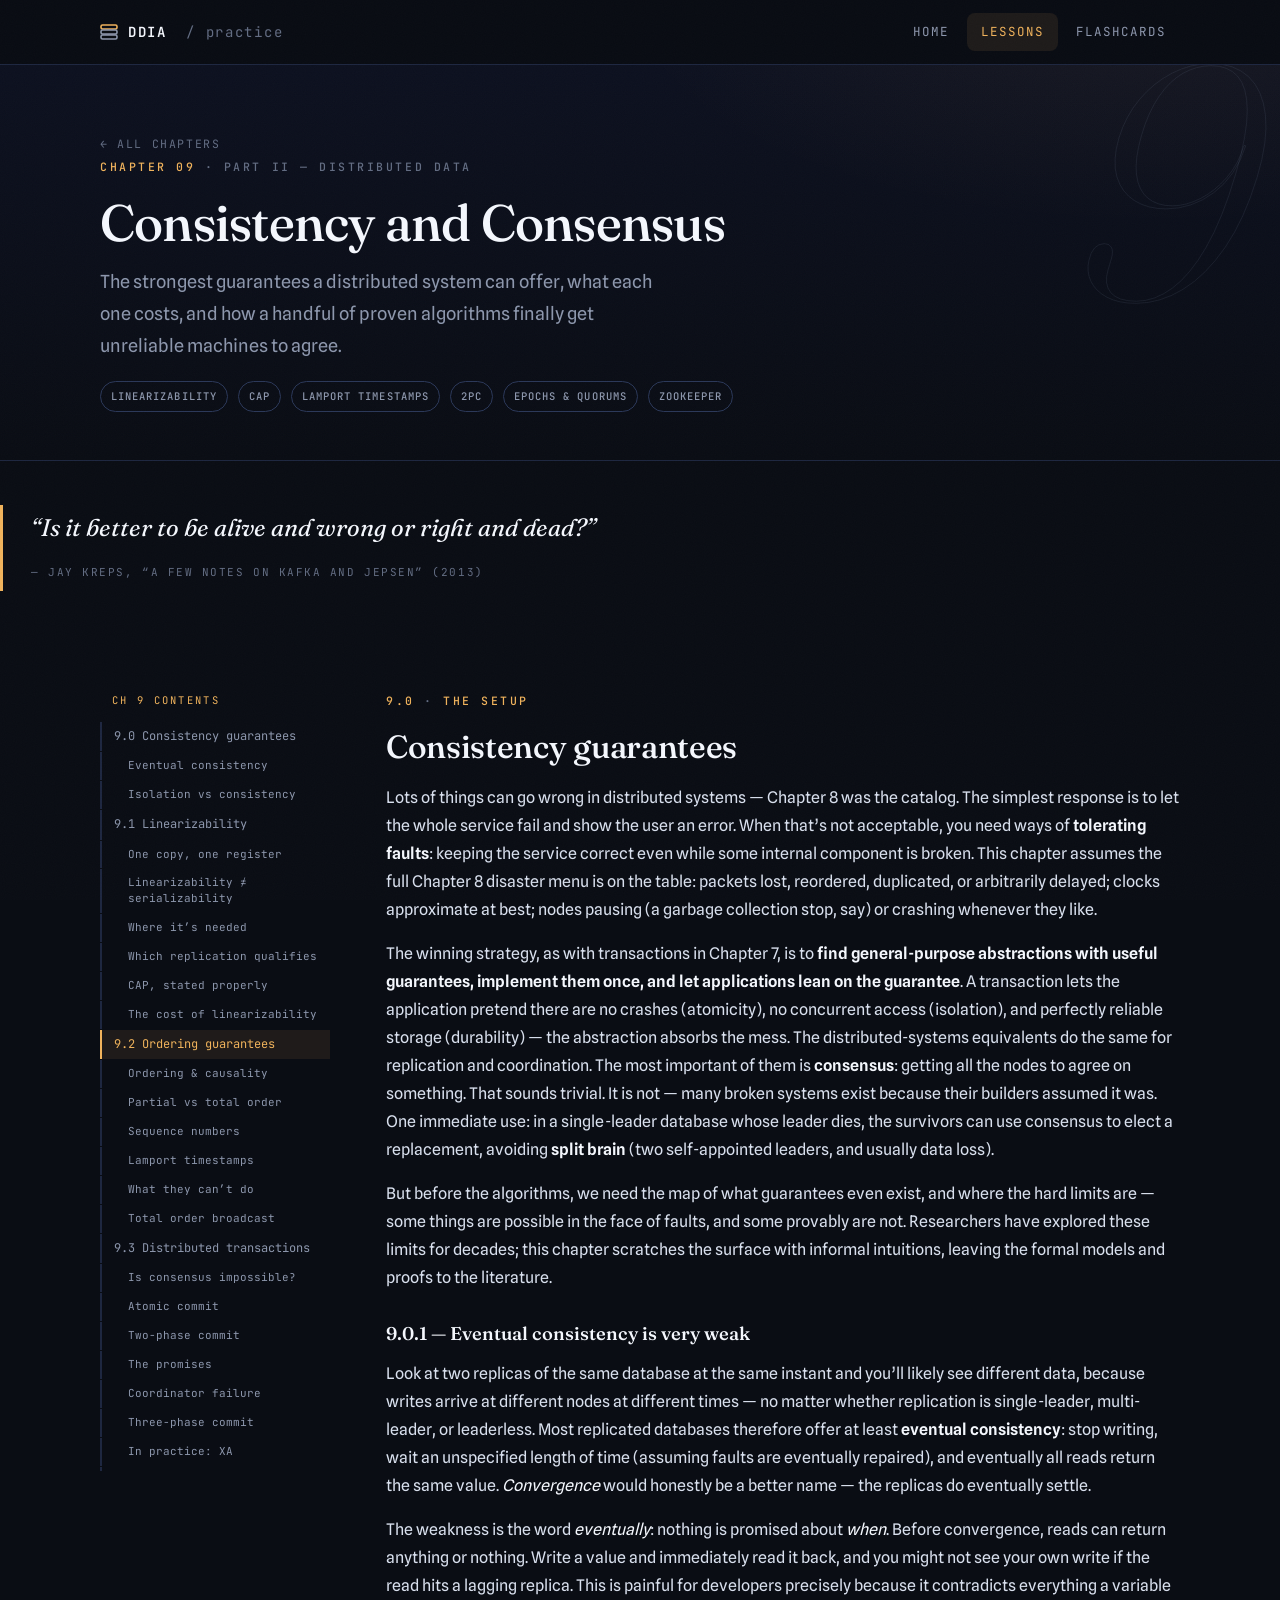
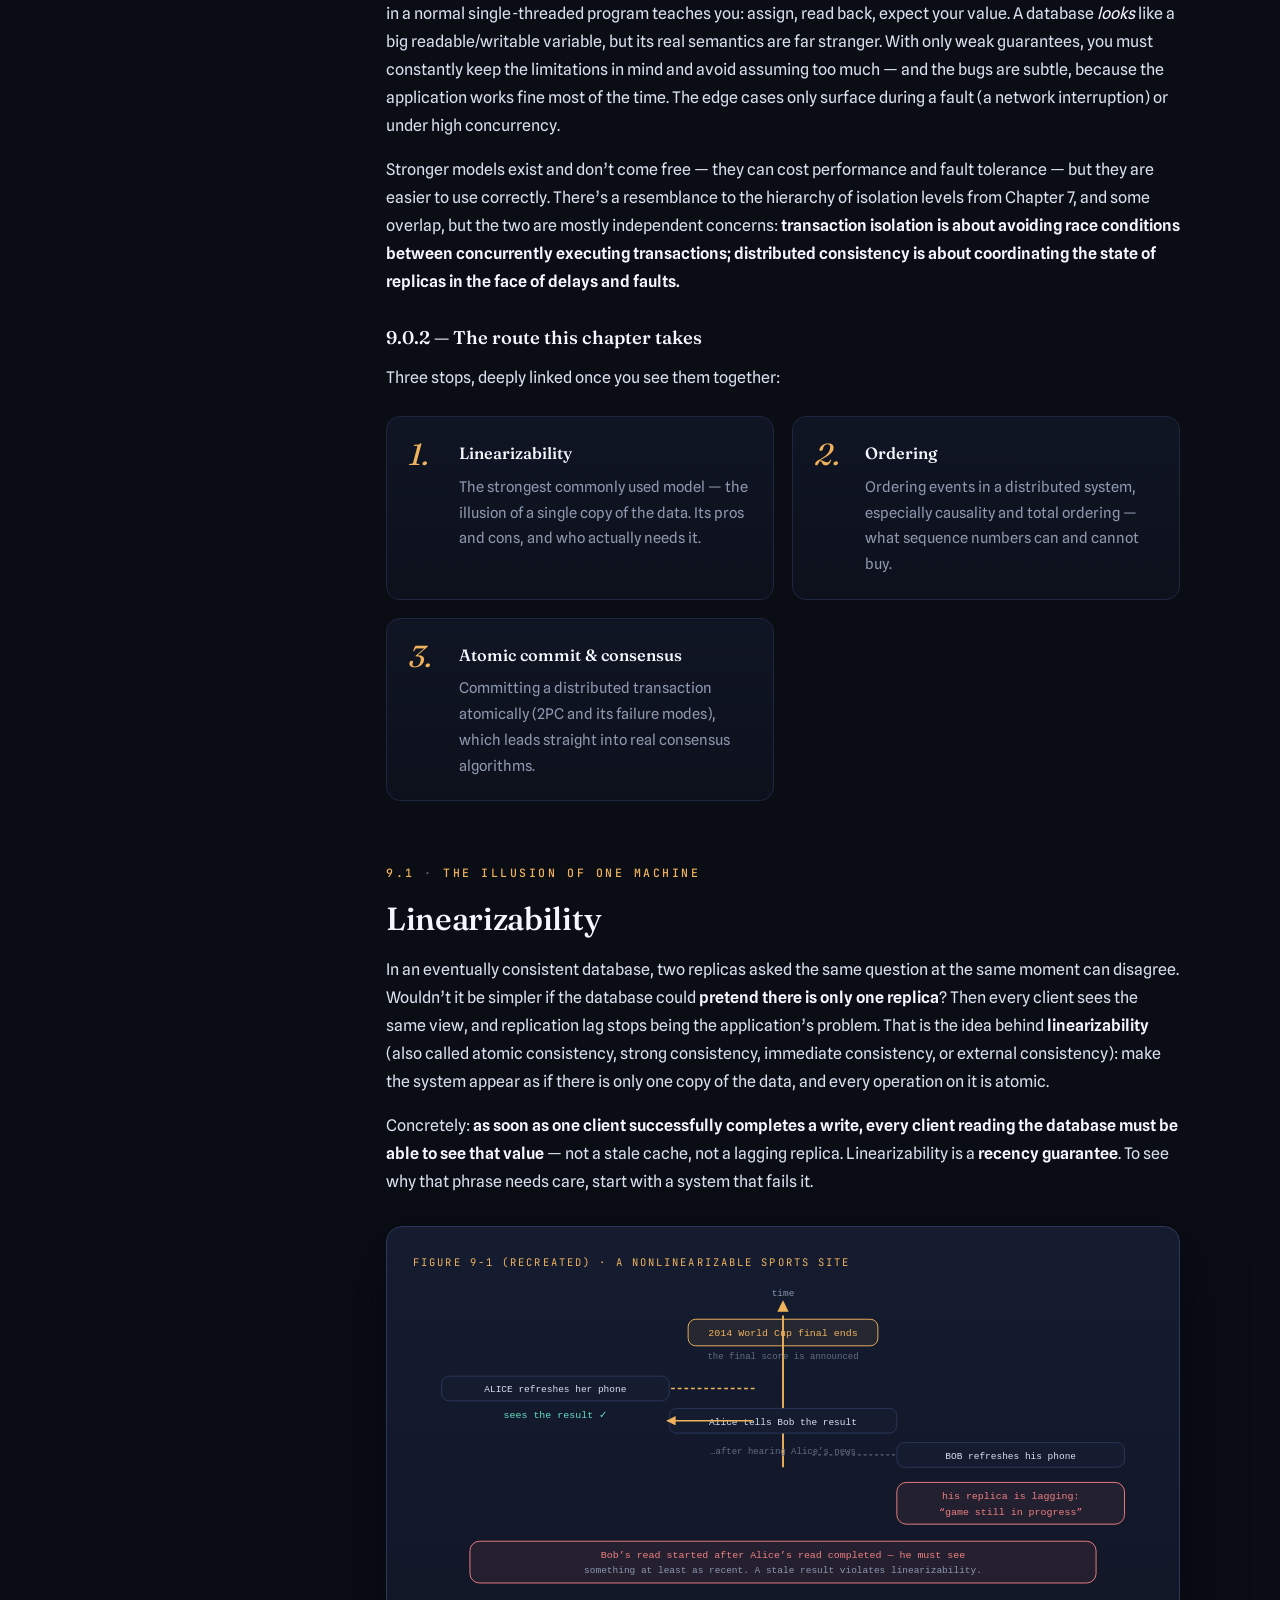
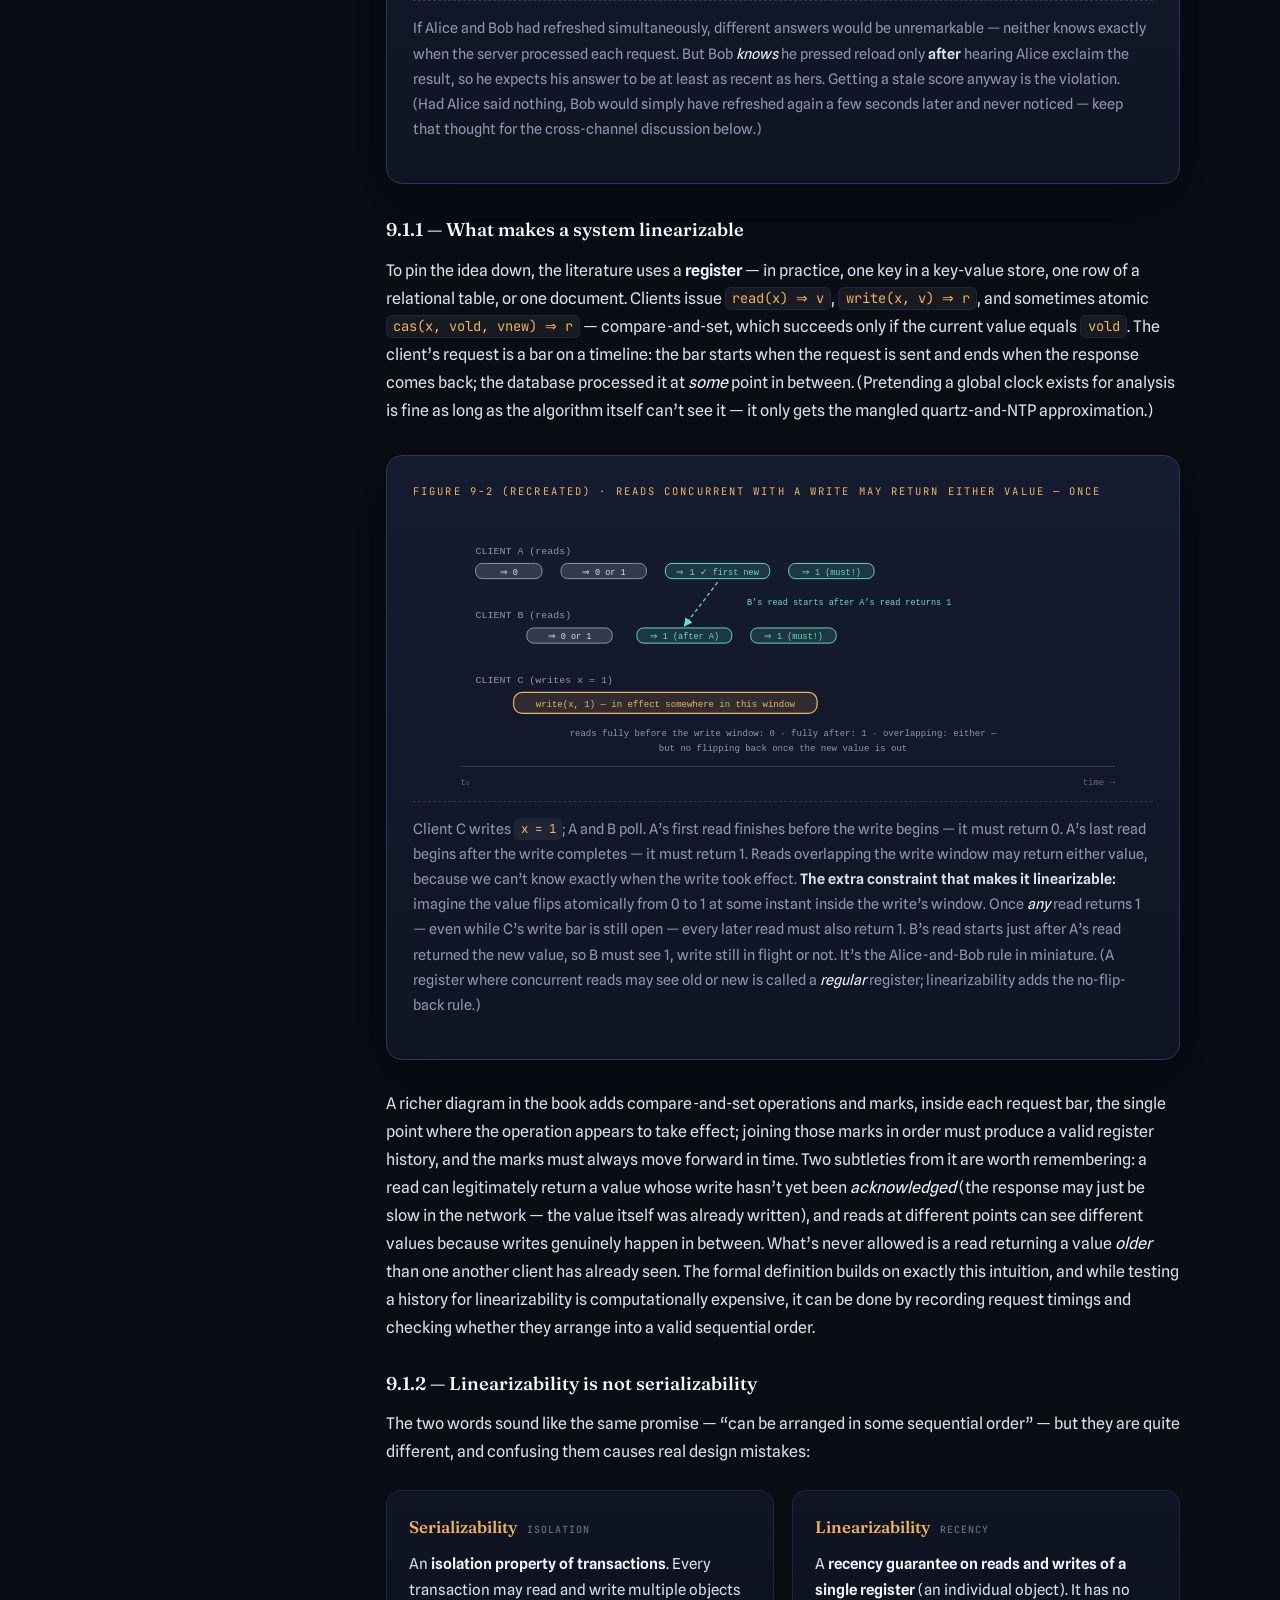
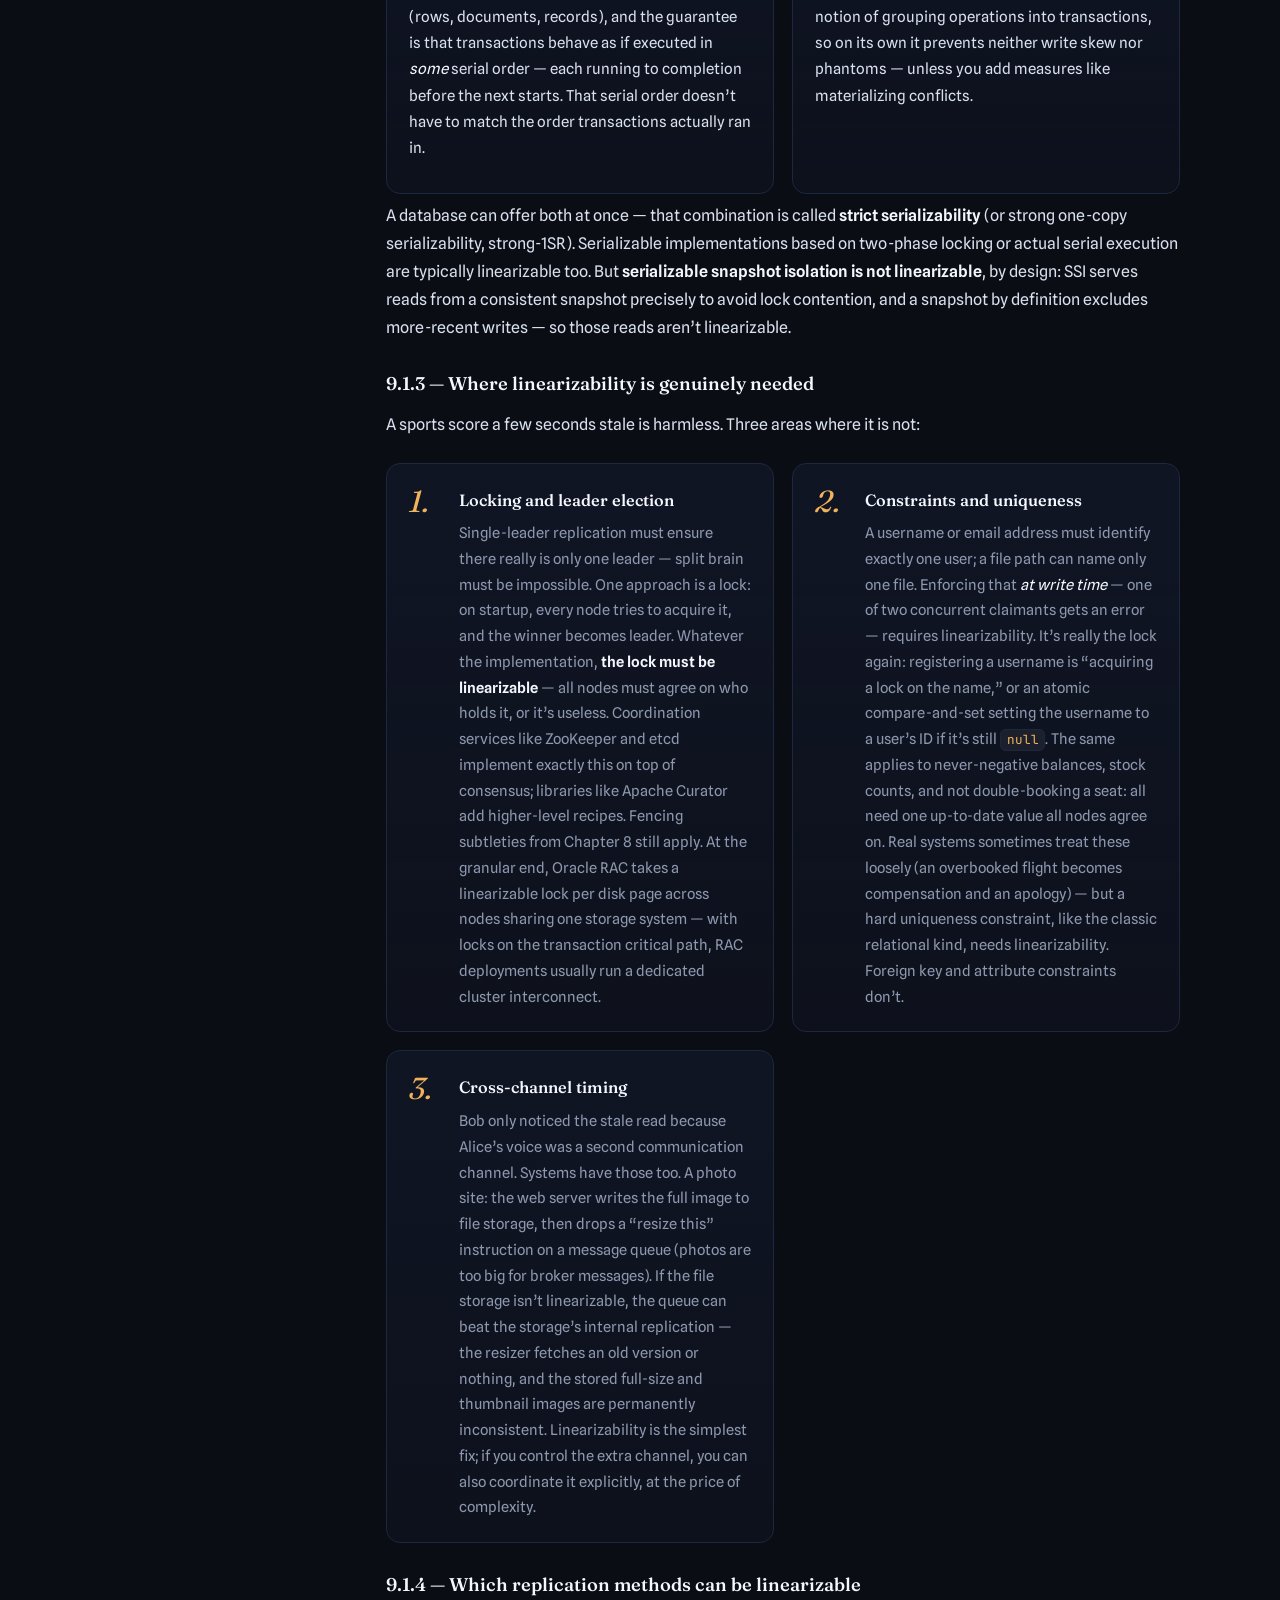
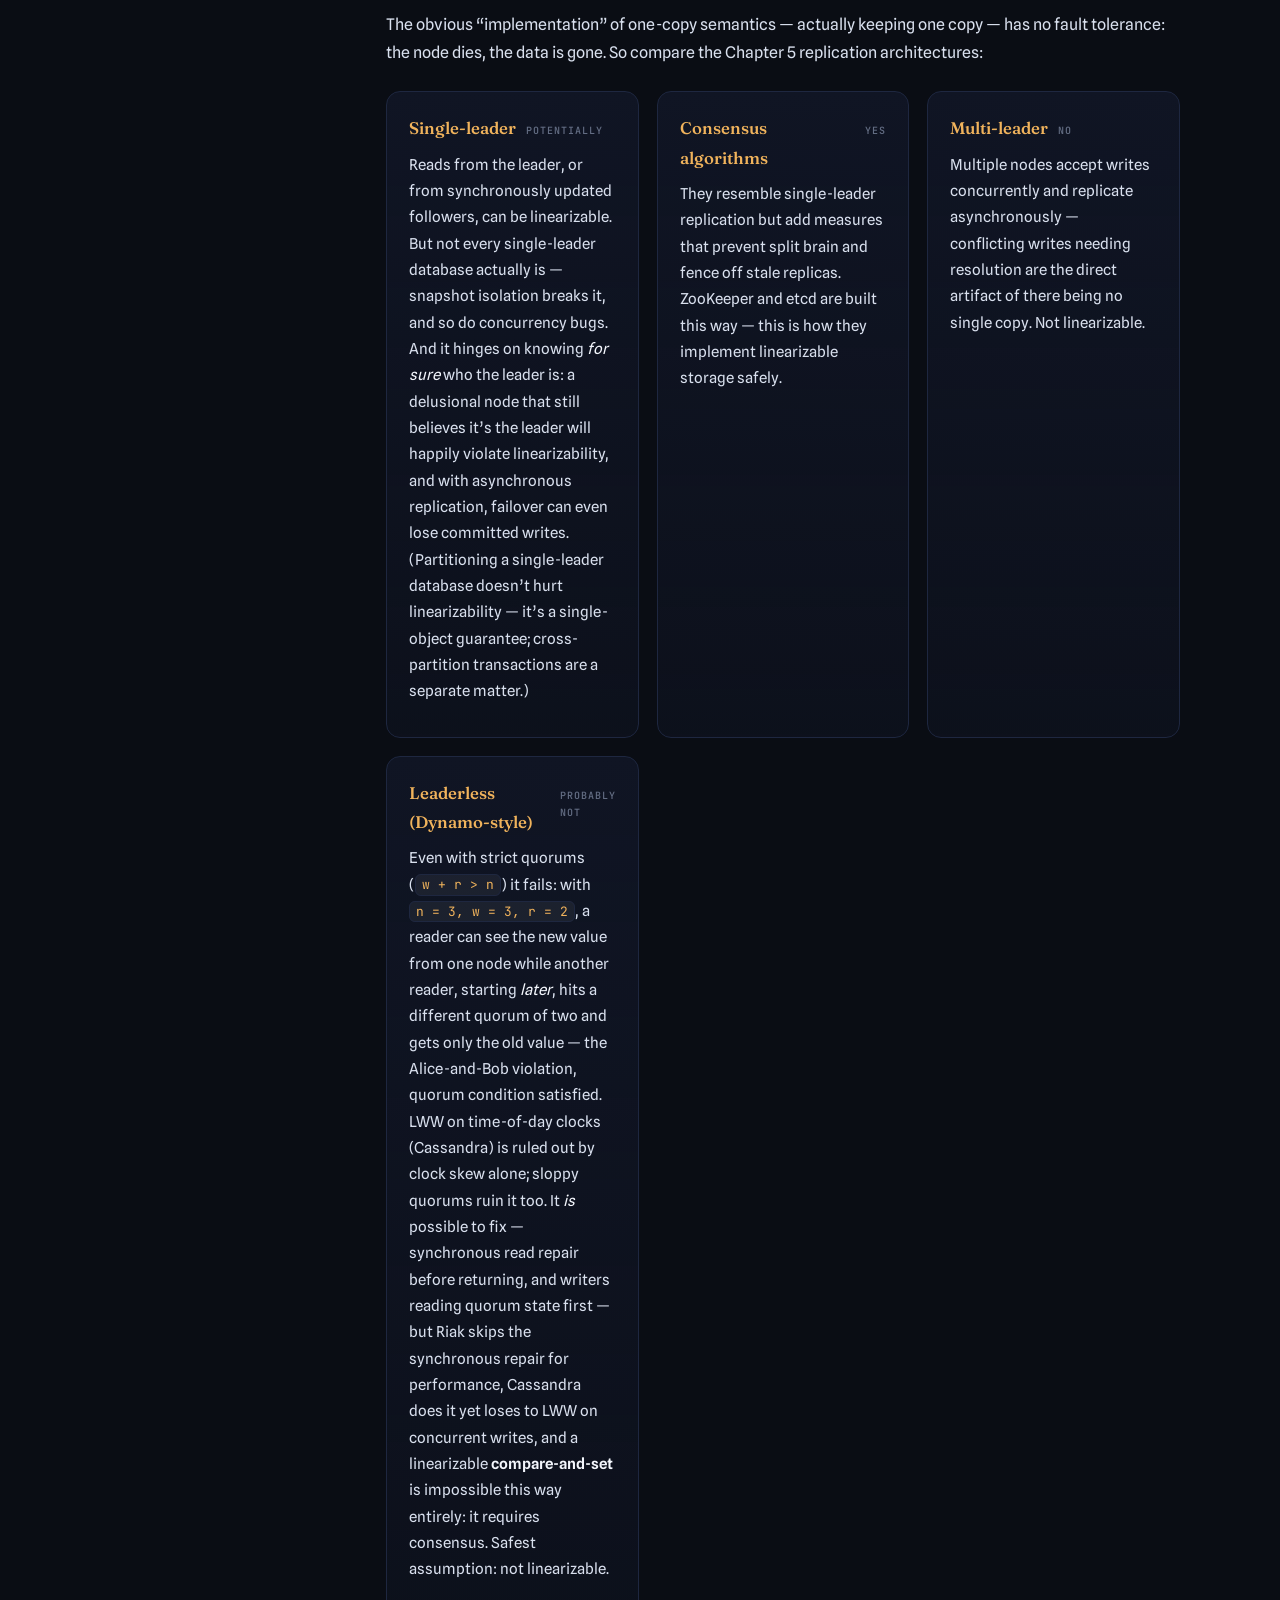
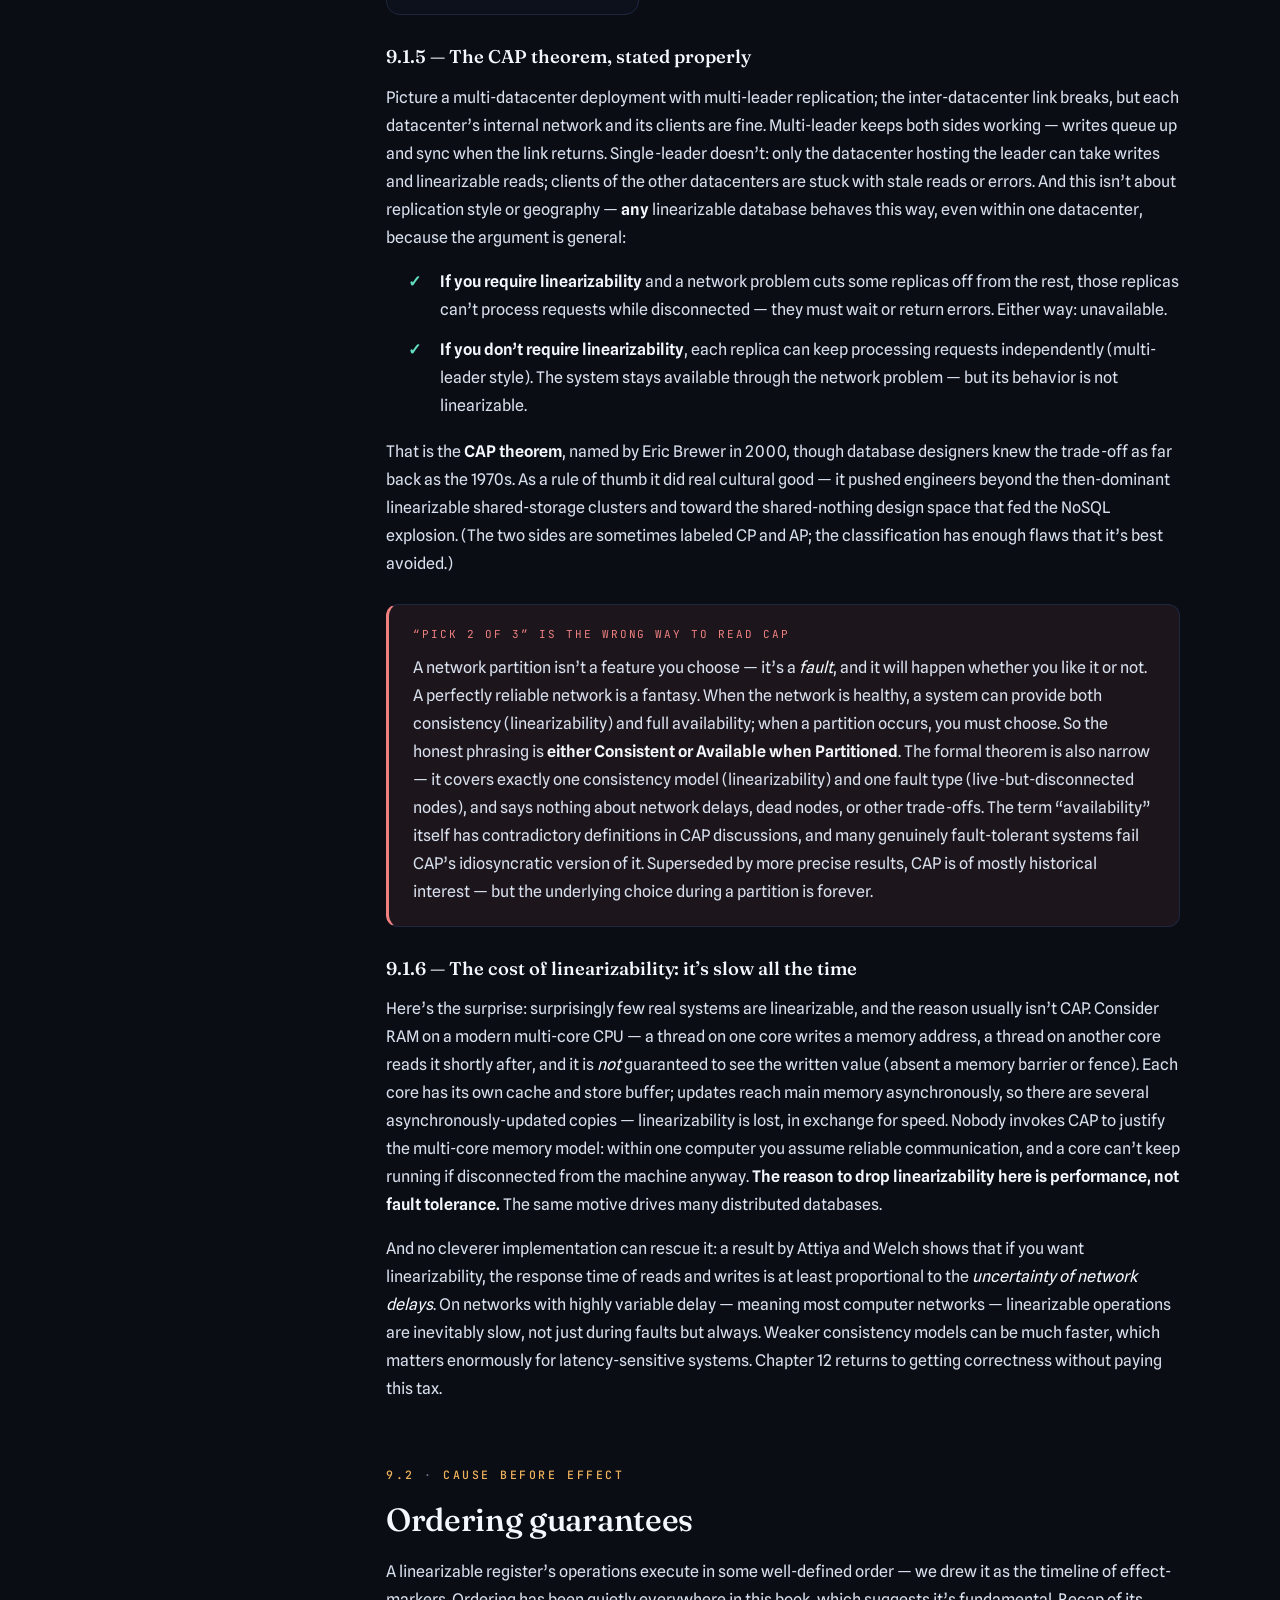
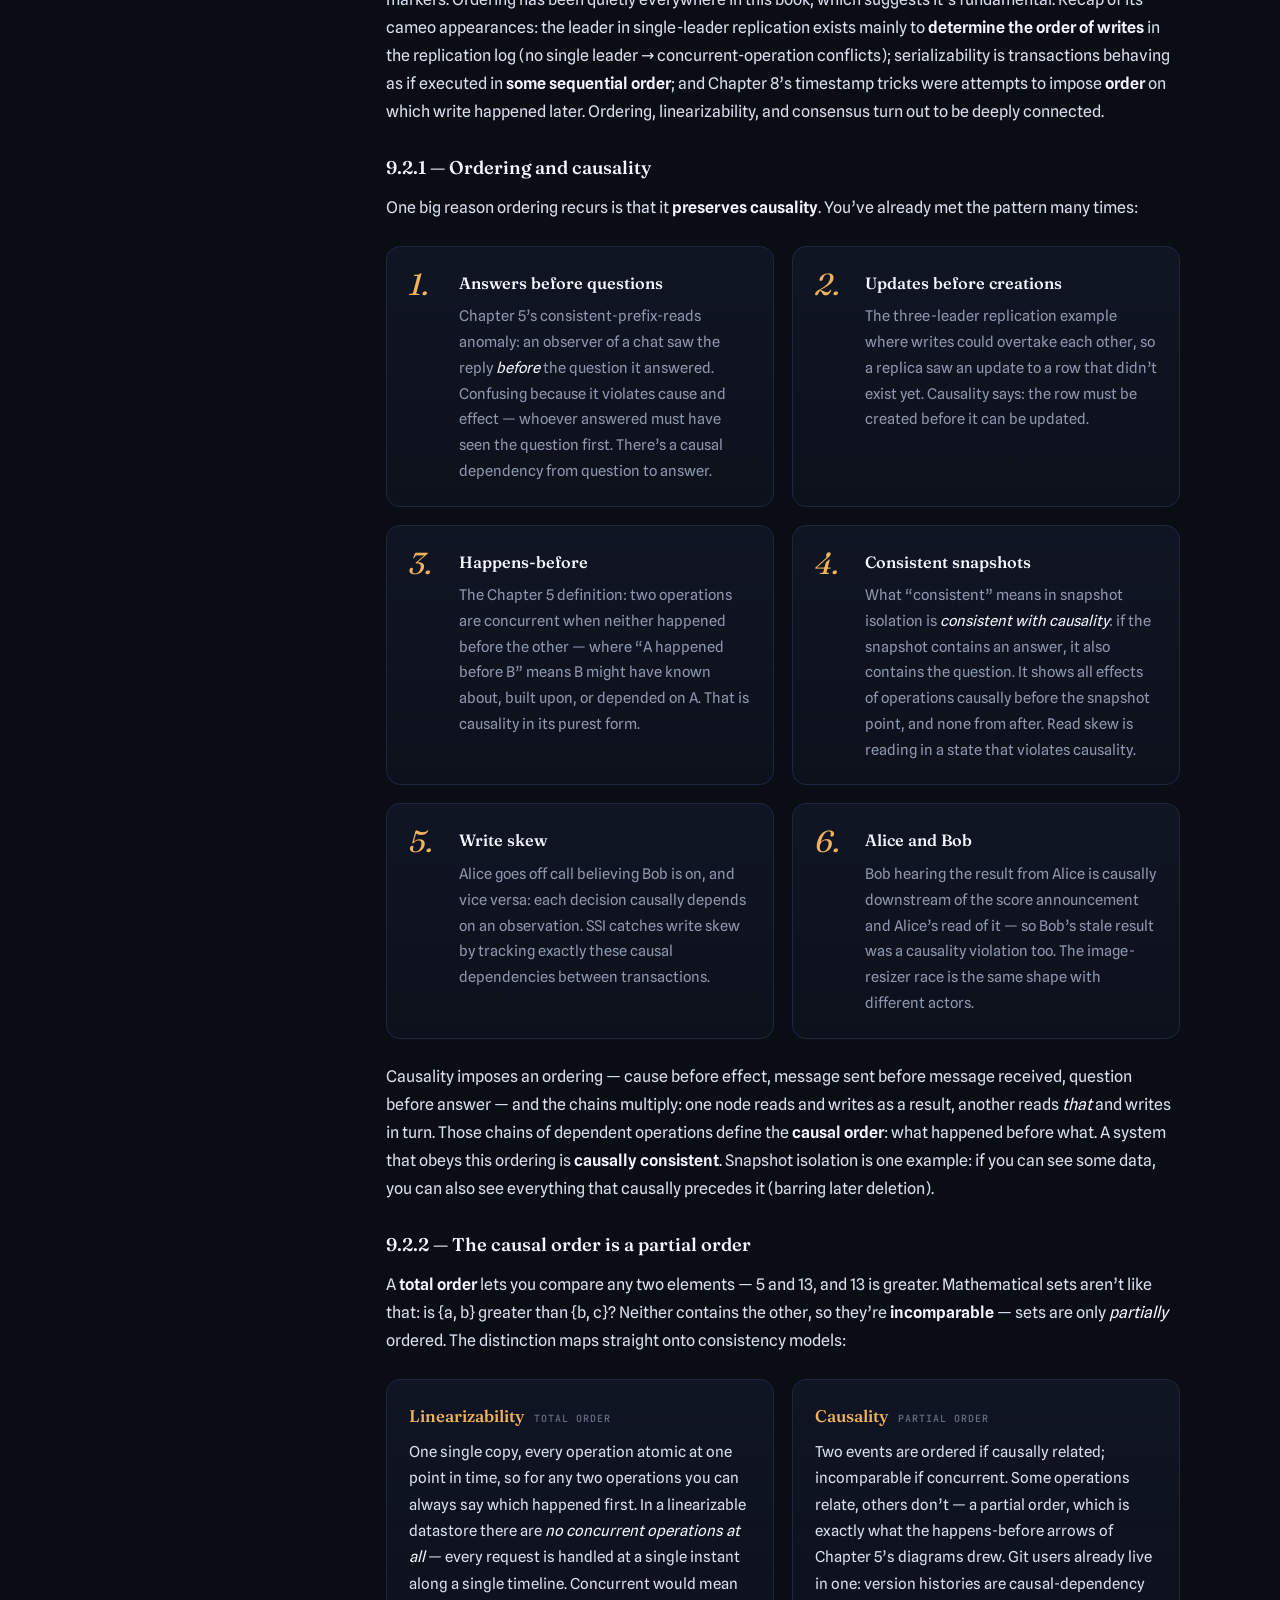
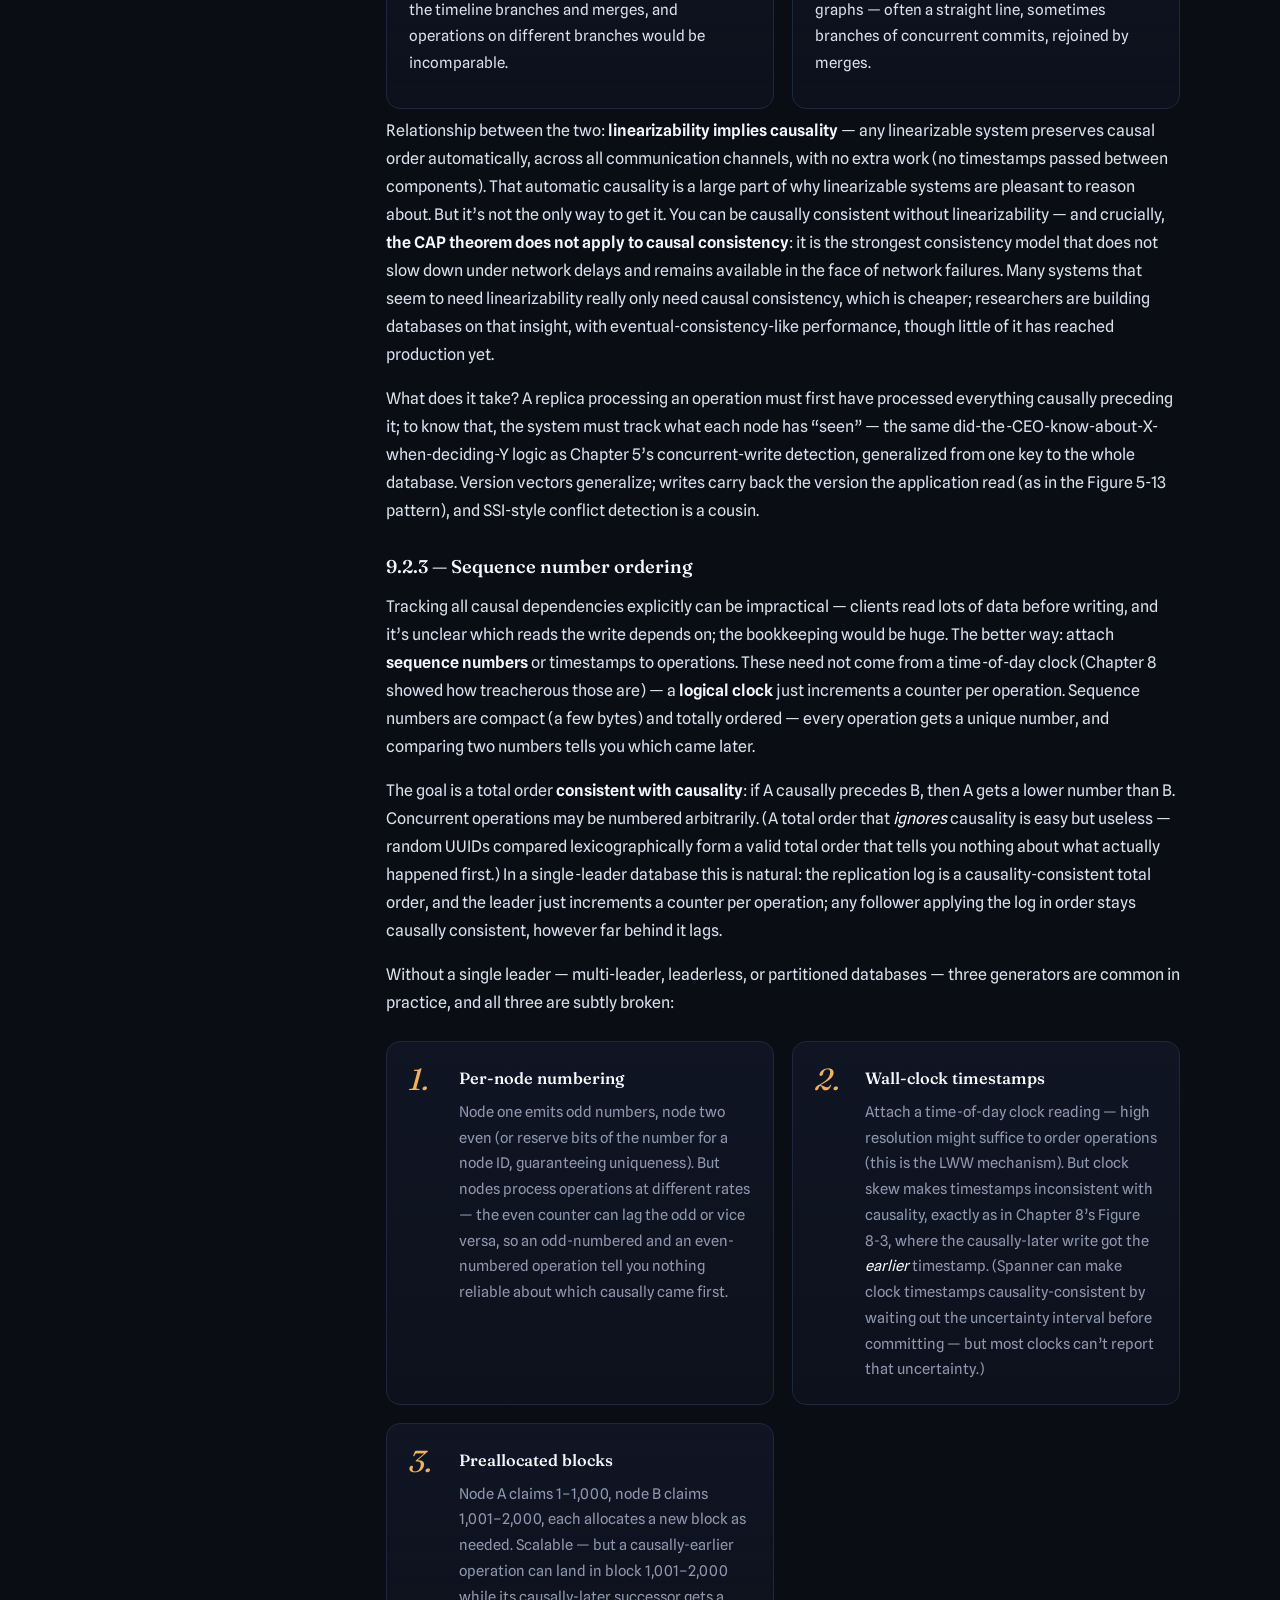
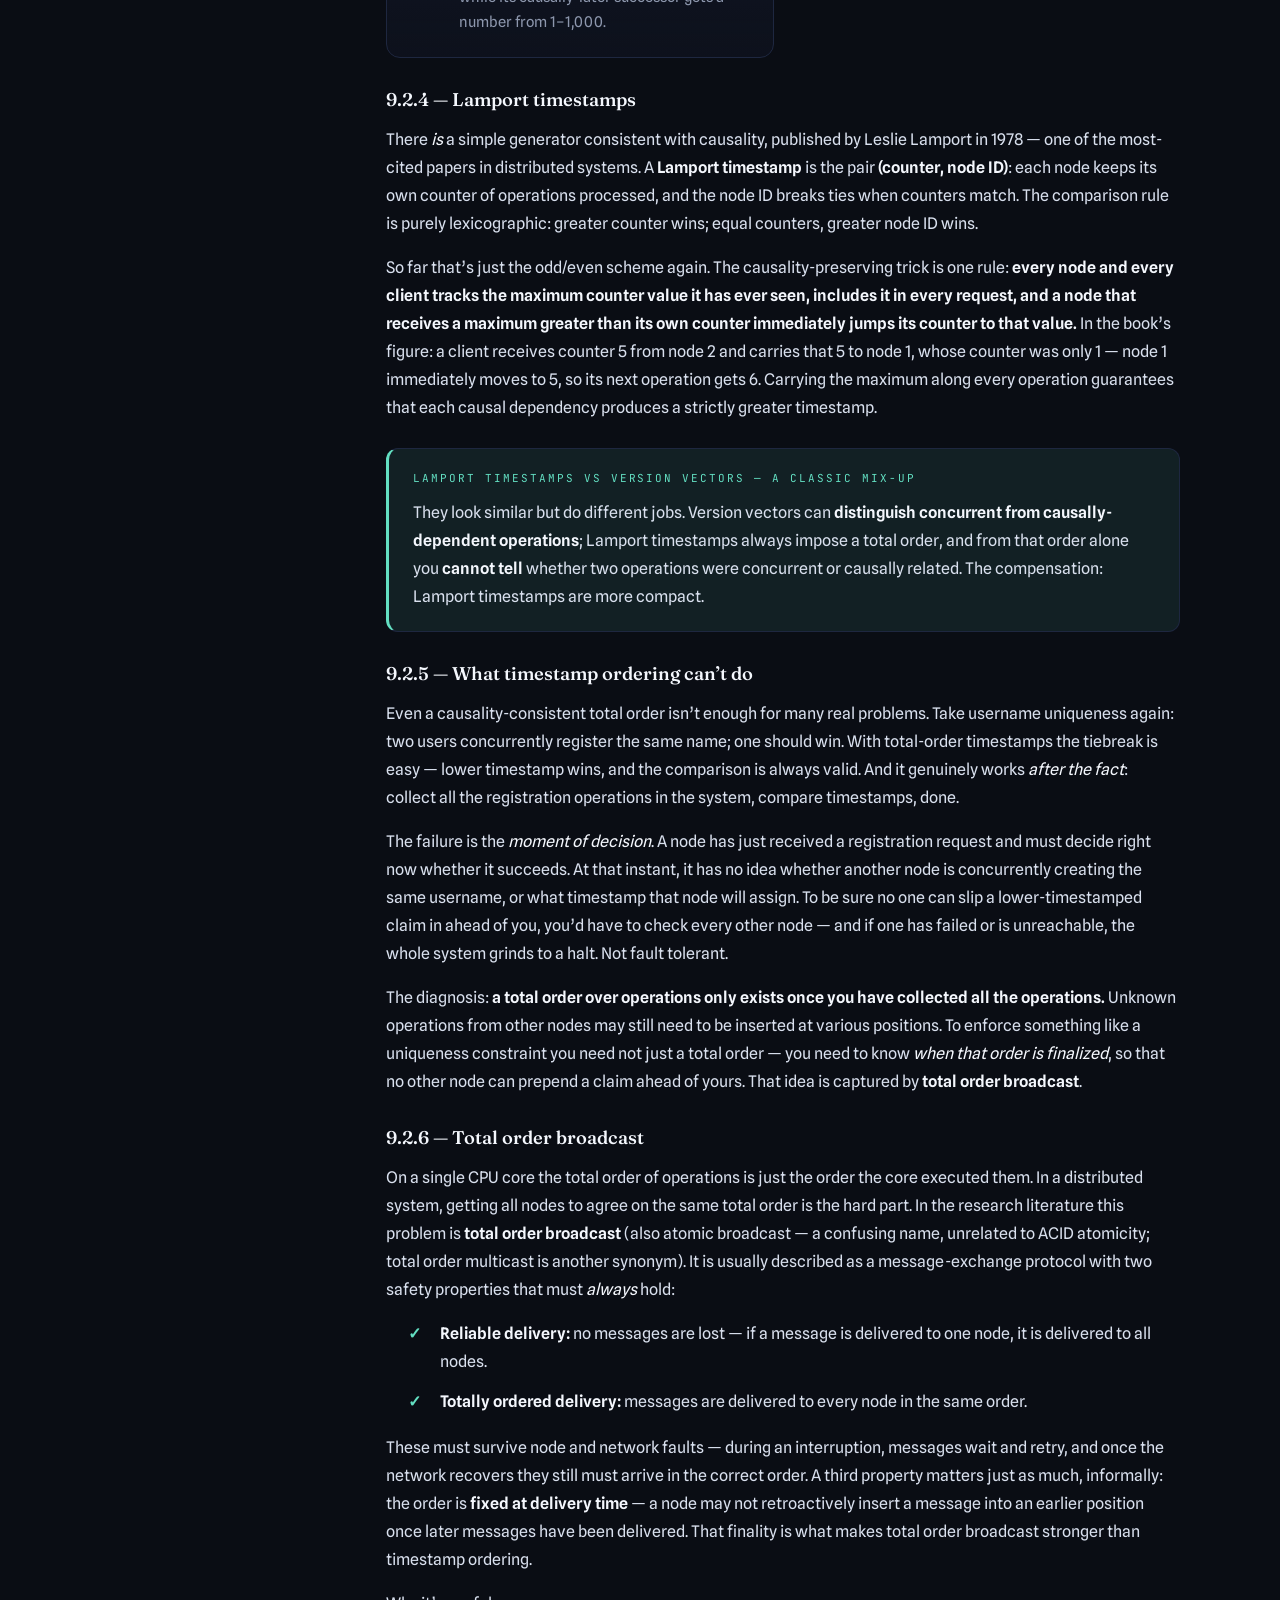
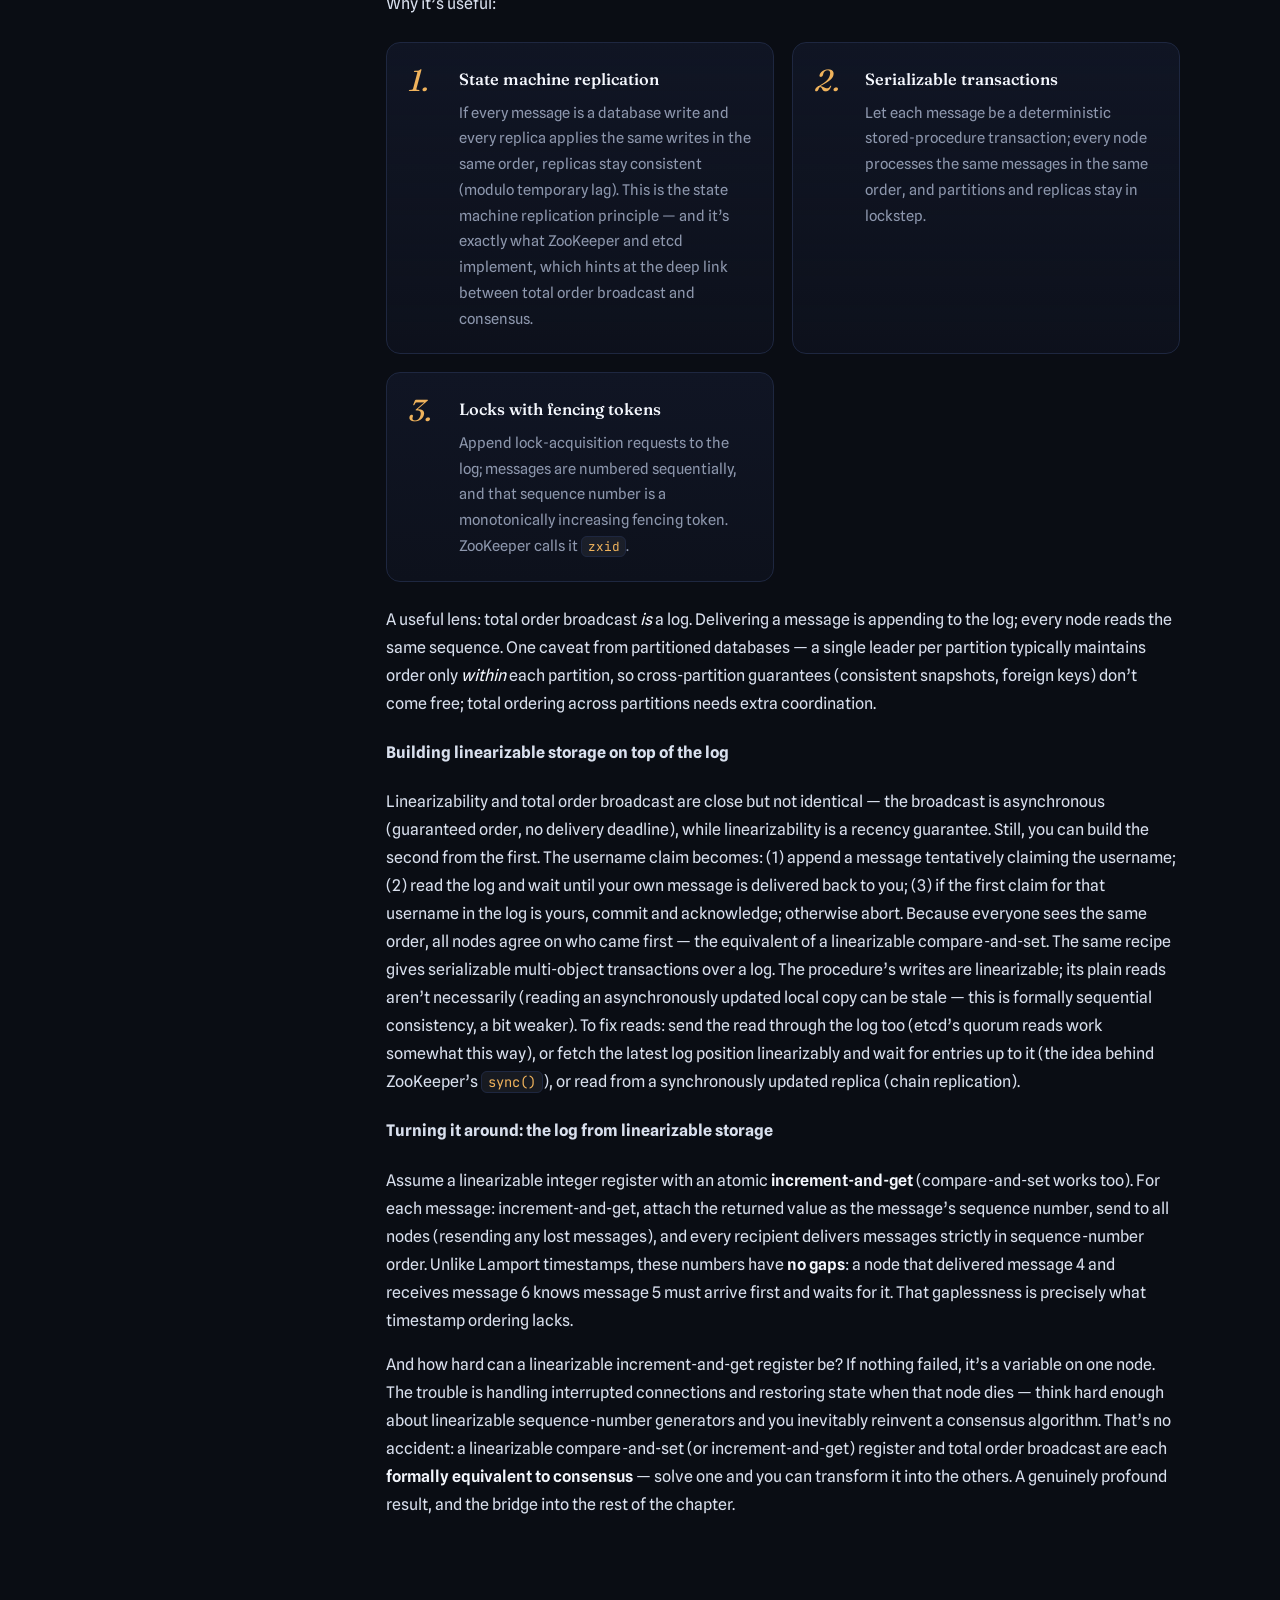
<file: lessons/chapter9.html>
<!doctype html>
<html lang="en">
<head>
  <meta charset="utf-8">
  <meta name="viewport" content="width=device-width, initial-scale=1">
  <title>Chapter 9 · Consistency and Consensus — DDIA Practice</title>
  <meta name="description" content="A comprehensive study guide to Chapter 9 of Designing Data-Intensive Applications: linearizability and the recency guarantee, CAP, causality and sequence numbers, Lamport timestamps, total order broadcast, 2PC and XA, fault-tolerant consensus with epochs and quorums, and ZooKeeper and etcd.">
  <link rel="icon" href="data:image/svg+xml,%3Csvg xmlns='http://www.w3.org/2000/svg' viewBox='0 0 32 32'%3E%3Crect width='32' height='32' rx='7' fill='%230a0d14'/%3E%3Cpath d='M16 6l9 10-9 10-9-10z' fill='%23f0b35c'/%3E%3C/svg%3E">
  <link rel="preconnect" href="https://fonts.googleapis.com">
  <link rel="preconnect" href="https://fonts.gstatic.com" crossorigin>
  <link href="https://fonts.googleapis.com/css2?family=Fraunces:ital,opsz,wght@0,9..144,300..700;1,9..144,300..700&family=Spline+Sans:wght@300..700&family=JetBrains+Mono:wght@400..600&display=swap" rel="stylesheet">
  
  <script>document.documentElement.classList.add("js")</script>
  <link rel="stylesheet" href="../css/style.css">
</head>
<body data-active="lessons" class="is-lesson">

  <div class="reading-progress" id="readingProgress" aria-hidden="true"></div>

  <header class="nav">
    <div class="container nav-inner">
      <a class="brand" href="../index.html">
        <svg width="18" height="18" viewBox="0 0 18 18" fill="none" aria-hidden="true">
          <rect x="1" y="2" width="16" height="4" rx="1.5" stroke="#f0b35c" stroke-width="1.6"/>
          <rect x="1" y="7" width="16" height="4" rx="1.5" stroke="#8d97ad" stroke-width="1.6"/>
          <rect x="1" y="12" width="16" height="4" rx="1.5" stroke="#8d97ad" stroke-width="1.6"/>
        </svg>
        DDIA&nbsp;<span class="dim">/ practice</span>
      </a>
      <nav class="nav-links" aria-label="Main">
        <a href="../index.html" data-nav="home">Home</a>
        <a href="../index.html#lessons" data-nav="lessons">Lessons</a>
        <a href="../flashcards.html" data-nav="flashcards">Flashcards</a>
      </nav>
    </div>
  </header>

  <main>

    <div class="lesson-hero">
      <span class="lesson-hero-num" aria-hidden="true">9</span>
      <div class="container">
        <a class="crumb" href="../index.html#lessons">← All chapters</a>
        <p class="kicker">Chapter 09 <span class="dim">· Part II — Distributed Data</span></p>
        <h1>Consistency and Consensus</h1>
        <p class="lede">The strongest guarantees a distributed system can offer, what each one costs, and how a handful of proven algorithms finally get unreliable machines to agree.</p>
        <div class="lesson-meta">
          <span class="chip">Linearizability</span>
          <span class="chip">CAP</span>
          <span class="chip">Lamport timestamps</span>
          <span class="chip">2PC</span>
          <span class="chip">Epochs &amp; quorums</span>
          <span class="chip">ZooKeeper</span>
        </div>
      </div>
    </div>

    <div class="pullquote container">
      <p>“Is it better to be alive and wrong or right and dead?”</p>
      <cite>— Jay Kreps, “A Few Notes on Kafka and Jepsen” (2013)</cite>
    </div>

    <div class="chapter-layout container">

      <aside class="toc" aria-label="Chapter contents">
        <p class="toc-title">Ch 9 contents</p>
        <ul>
          <li><a href="#s-intro">9.0 Consistency guarantees</a></li>
          <li><a href="#s-eventual" class="sub">Eventual consistency</a></li>
          <li><a href="#s-vs-isolation" class="sub">Isolation vs consistency</a></li>
          <li><a href="#s-linearizable">9.1 Linearizability</a></li>
          <li><a href="#s-register" class="sub">One copy, one register</a></li>
          <li><a href="#s-ser" class="sub">Linearizability ≠ serializability</a></li>
          <li><a href="#s-relying" class="sub">Where it’s needed</a></li>
          <li><a href="#s-implementing" class="sub">Which replication qualifies</a></li>
          <li><a href="#s-cap" class="sub">CAP, stated properly</a></li>
          <li><a href="#s-cost" class="sub">The cost of linearizability</a></li>
          <li><a href="#s-ordering">9.2 Ordering guarantees</a></li>
          <li><a href="#s-causality" class="sub">Ordering &amp; causality</a></li>
          <li><a href="#s-partial" class="sub">Partial vs total order</a></li>
          <li><a href="#s-seqnum" class="sub">Sequence numbers</a></li>
          <li><a href="#s-lamport" class="sub">Lamport timestamps</a></li>
          <li><a href="#s-insufficient" class="sub">What they can’t do</a></li>
          <li><a href="#s-tob" class="sub">Total order broadcast</a></li>
          <li><a href="#s-consensus-intro">9.3 Distributed transactions</a></li>
          <li><a href="#s-flp" class="sub">Is consensus impossible?</a></li>
          <li><a href="#s-atomic" class="sub">Atomic commit</a></li>
          <li><a href="#s-2pc" class="sub">Two-phase commit</a></li>
          <li><a href="#s-promises" class="sub">The promises</a></li>
          <li><a href="#s-coordinator" class="sub">Coordinator failure</a></li>
          <li><a href="#s-3pc" class="sub">Three-phase commit</a></li>
          <li><a href="#s-practice" class="sub">In practice: XA</a></li>
          <li><a href="#s-indoubt" class="sub">In-doubt &amp; locked</a></li>
          <li><a href="#s-ftc" class="sub">Fault-tolerant consensus</a></li>
          <li><a href="#s-epochs" class="sub">Epochs &amp; quorums</a></li>
          <li><a href="#s-consensus-limits" class="sub">Limitations</a></li>
          <li><a href="#s-zookeeper">9.4 Membership &amp; coordination</a></li>
          <li><a href="#s-zk-features" class="sub">What ZooKeeper offers</a></li>
          <li><a href="#s-zk-tasks" class="sub">Work allocation</a></li>
          <li><a href="#s-discovery" class="sub">Service discovery</a></li>
          <li><a href="#s-membership" class="sub">Membership services</a></li>
          <li><a href="#s-summary">9.5 Summary &amp; glossary</a></li>
          <li><a href="#quiz-section">Quiz</a></li>
        </ul>
      </aside>

      <div class="lesson-body">

        <!-- ================= 9.0 ================= -->
        <section class="block reveal" id="s-intro">
          <p class="kicker">9.0 <span class="dim">·</span> The setup</p>
          <h2>Consistency guarantees</h2>
          <p>Lots of things can go wrong in distributed systems — Chapter 8 was the catalog. The simplest response is to let the whole service fail and show the user an error. When that’s not acceptable, you need ways of <strong>tolerating faults</strong>: keeping the service correct even while some internal component is broken. This chapter assumes the full Chapter 8 disaster menu is on the table: packets lost, reordered, duplicated, or arbitrarily delayed; clocks approximate at best; nodes pausing (a garbage collection stop, say) or crashing whenever they like.</p>
          <p>The winning strategy, as with transactions in Chapter 7, is to <strong>find general-purpose abstractions with useful guarantees, implement them once, and let applications lean on the guarantee</strong>. A transaction lets the application pretend there are no crashes (atomicity), no concurrent access (isolation), and perfectly reliable storage (durability) — the abstraction absorbs the mess. The distributed-systems equivalents do the same for replication and coordination. The most important of them is <strong>consensus</strong>: getting all the nodes to agree on something. That sounds trivial. It is not — many broken systems exist because their builders assumed it was. One immediate use: in a single-leader database whose leader dies, the survivors can use consensus to elect a replacement, avoiding <strong>split brain</strong> (two self-appointed leaders, and usually data loss).</p>
          <p>But before the algorithms, we need the map of what guarantees even exist, and where the hard limits are — some things are possible in the face of faults, and some provably are not. Researchers have explored these limits for decades; this chapter scratches the surface with informal intuitions, leaving the formal models and proofs to the literature.</p>

          <h3 id="s-eventual">9.0.1 — Eventual consistency is very weak</h3>
          <p>Look at two replicas of the same database at the same instant and you’ll likely see different data, because writes arrive at different nodes at different times — no matter whether replication is single-leader, multi-leader, or leaderless. Most replicated databases therefore offer at least <strong>eventual consistency</strong>: stop writing, wait an unspecified length of time (assuming faults are eventually repaired), and eventually all reads return the same value. <em>Convergence</em> would honestly be a better name — the replicas do eventually settle.</p>
          <p>The weakness is the word <em>eventually</em>: nothing is promised about <em>when</em>. Before convergence, reads can return anything or nothing. Write a value and immediately read it back, and you might not see your own write if the read hits a lagging replica. This is painful for developers precisely because it contradicts everything a variable in a normal single-threaded program teaches you: assign, read back, expect your value. A database <em>looks</em> like a big readable/writable variable, but its real semantics are far stranger. With only weak guarantees, you must constantly keep the limitations in mind and avoid assuming too much — and the bugs are subtle, because the application works fine most of the time. The edge cases only surface during a fault (a network interruption) or under high concurrency.</p>
          <p>Stronger models exist and don’t come free — they can cost performance and fault tolerance — but they are easier to use correctly. There’s a resemblance to the hierarchy of isolation levels from Chapter 7, and some overlap, but the two are mostly independent concerns: <strong>transaction isolation is about avoiding race conditions between concurrently executing transactions; distributed consistency is about coordinating the state of replicas in the face of delays and faults.</strong></p>

          <h3 id="s-vs-isolation">9.0.2 — The route this chapter takes</h3>
          <p>Three stops, deeply linked once you see them together:</p>
          <div class="num-grid">
            <div class="num-card"><span class="n">1.</span><div><h4>Linearizability</h4><p>The strongest commonly used model — the illusion of a single copy of the data. Its pros and cons, and who actually needs it.</p></div></div>
            <div class="num-card"><span class="n">2.</span><div><h4>Ordering</h4><p>Ordering events in a distributed system, especially causality and total ordering — what sequence numbers can and cannot buy.</p></div></div>
            <div class="num-card"><span class="n">3.</span><div><h4>Atomic commit &amp; consensus</h4><p>Committing a distributed transaction atomically (2PC and its failure modes), which leads straight into real consensus algorithms.</p></div></div>
          </div>
        </section>

        <!-- ================= 9.1 ================= -->
        <section class="block reveal" id="s-linearizable">
          <p class="kicker">9.1 <span class="dim">·</span> The illusion of one machine</p>
          <h2>Linearizability</h2>
          <p>In an eventually consistent database, two replicas asked the same question at the same moment can disagree. Wouldn’t it be simpler if the database could <strong>pretend there is only one replica</strong>? Then every client sees the same view, and replication lag stops being the application’s problem. That is the idea behind <strong>linearizability</strong> (also called atomic consistency, strong consistency, immediate consistency, or external consistency): make the system appear as if there is only one copy of the data, and every operation on it is atomic.</p>
          <p>Concretely: <strong>as soon as one client successfully completes a write, every client reading the database must be able to see that value</strong> — not a stale cache, not a lagging replica. Linearizability is a <strong>recency guarantee</strong>. To see why that phrase needs care, start with a system that fails it.</p>

          <div class="figure">
            <p class="fig-head">Figure 9-1 (recreated) · A nonlinearizable sports site</p>
            <svg viewBox="0 0 780 330" role="img" aria-label="Alice refreshes after the final score is announced and sees the winner; she tells Bob; Bob then refreshes but his request hits a lagging replica showing the game still in progress — a violation of linearizability" style="width:100%;height:auto;display:block">
              <defs>
                <marker id="arr9a" viewBox="0 0 10 10" refX="9" refY="5" markerWidth="7" markerHeight="7" orient="auto-start-reverse">
                  <path d="M0,0 L10,5 L0,10 z" fill="#f0b35c"/>
                </marker>
              </defs>
              <line x1="390" y1="30" x2="390" y2="190" stroke="#f0b35c" stroke-width="2"/>
              <polygon points="384,26 396,26 390,14" fill="#f0b35c"/>
              <text x="390" y="10" text-anchor="middle" fill="#8d97ad" font-family="monospace" font-size="10">time</text>
              <rect x="290" y="34" width="200" height="28" rx="8" fill="rgba(240,179,92,0.08)" stroke="#f0b35c"/>
              <text x="390" y="52" text-anchor="middle" fill="#f0b35c" font-family="monospace" font-size="10.5">2014 World Cup final ends</text>
              <text x="390" y="76" text-anchor="middle" fill="#636d83" font-family="monospace" font-size="9.5">the final score is announced</text>
              <rect x="30" y="94" width="240" height="26" rx="8" fill="#151c30" stroke="#2b3859"/>
              <text x="150" y="111" text-anchor="middle" fill="#d9e0ee" font-family="monospace" font-size="10">ALICE refreshes her phone</text>
              <line x1="272" y1="107" x2="360" y2="107" stroke="#f0b35c" stroke-width="1.4" stroke-dasharray="4 3"/>
              <text x="150" y="138" text-anchor="middle" fill="#63dfc2" font-family="monospace" font-size="10.5">sees the result ✓</text>
              <rect x="270" y="128" width="240" height="26" rx="8" fill="#151c30" stroke="#2b3859"/>
              <text x="390" y="145" text-anchor="middle" fill="#d9e0ee" font-family="monospace" font-size="10">Alice tells Bob the result</text>
              <line x1="358" y1="141" x2="268" y2="141" stroke="#f0b35c" stroke-width="1.4" marker-end="url(#arr9a)"/>
              <text x="390" y="176" text-anchor="middle" fill="#636d83" font-family="monospace" font-size="9.5">…after hearing Alice’s news</text>
              <rect x="510" y="164" width="240" height="26" rx="8" fill="#151c30" stroke="#2b3859"/>
              <text x="630" y="181" text-anchor="middle" fill="#d9e0ee" font-family="monospace" font-size="10">BOB refreshes his phone</text>
              <line x1="508" y1="177" x2="420" y2="177" stroke="#5b6478" stroke-width="1.2" stroke-dasharray="3 3"/>
              <rect x="510" y="206" width="240" height="44" rx="10" fill="rgba(239,128,128,0.07)" stroke="#ef8080"/>
              <text x="630" y="224" text-anchor="middle" fill="#ef8080" font-family="monospace" font-size="10.5">his replica is lagging:</text>
              <text x="630" y="240" text-anchor="middle" fill="#ef8080" font-family="monospace" font-size="10.5">“game still in progress”</text>
              <rect x="60" y="268" width="660" height="44" rx="10" fill="rgba(239,128,128,0.08)" stroke="#ef8080"/>
              <text x="390" y="286" text-anchor="middle" fill="#ef8080" font-family="monospace" font-size="10.5">Bob’s read started after Alice’s read completed — he must see</text>
              <text x="390" y="302" text-anchor="middle" fill="#8d97ad" font-family="monospace" font-size="10">something at least as recent. A stale result violates linearizability.</text>
            </svg>
            <p class="fig-caption">If Alice and Bob had refreshed simultaneously, different answers would be unremarkable — neither knows exactly when the server processed each request. But Bob <em>knows</em> he pressed reload only <strong>after</strong> hearing Alice exclaim the result, so he expects his answer to be at least as recent as hers. Getting a stale score anyway is the violation. (Had Alice said nothing, Bob would simply have refreshed again a few seconds later and never noticed — keep that thought for the cross-channel discussion below.)</p>
          </div>

          <h3 id="s-register">9.1.1 — What makes a system linearizable</h3>
          <p>To pin the idea down, the literature uses a <strong>register</strong> — in practice, one key in a key-value store, one row of a relational table, or one document. Clients issue <code>read(x) ⇒ v</code>, <code>write(x, v) ⇒ r</code>, and sometimes atomic <code>cas(x, vold, vnew) ⇒ r</code> — compare-and-set, which succeeds only if the current value equals <code>vold</code>. The client’s request is a bar on a timeline: the bar starts when the request is sent and ends when the response comes back; the database processed it at <em>some</em> point in between. (Pretending a global clock exists for analysis is fine as long as the algorithm itself can’t see it — it only gets the mangled quartz-and-NTP approximation.)</p>

          <div class="figure">
            <p class="fig-head">Figure 9-2 (recreated) · Reads concurrent with a write may return either value — once</p>
            <svg viewBox="0 0 780 300" role="img" aria-label="Client C writes x=1 while clients A and B poll the register: reads before the write must return 0, reads after must return 1, overlapping reads may return either — but after any read returns 1, all later reads must return 1" style="width:100%;height:auto;display:block">
              <defs>
                <marker id="arr9c" viewBox="0 0 10 10" refX="9" refY="5" markerWidth="7" markerHeight="7" orient="auto-start-reverse">
                  <path d="M0,0 L10,5 L0,10 z" fill="#63dfc2"/>
                </marker>
              </defs>
              <line x1="50" y1="264" x2="740" y2="264" stroke="#2b3859" stroke-width="1.4"/>
              <text x="50" y="284" fill="#636d83" font-family="monospace" font-size="9.5">t₀</text>
              <text x="740" y="284" text-anchor="end" fill="#636d83" font-family="monospace" font-size="9.5">time →</text>
              <text x="66" y="40" fill="#8d97ad" font-family="monospace" font-size="10.5">CLIENT A (reads)</text>
              <rect x="66" y="50" width="70" height="16" rx="7" fill="rgba(141,151,173,0.25)" stroke="#8d97ad"/>
              <text x="101" y="62" text-anchor="middle" fill="#d9e0ee" font-family="monospace" font-size="9">⇒ 0</text>
              <rect x="156" y="50" width="90" height="16" rx="7" fill="rgba(141,151,173,0.25)" stroke="#8d97ad"/>
              <text x="201" y="62" text-anchor="middle" fill="#d9e0ee" font-family="monospace" font-size="9">⇒ 0 or 1</text>
              <rect x="266" y="50" width="110" height="16" rx="7" fill="rgba(99,223,194,0.14)" stroke="#63dfc2"/>
              <text x="321" y="62" text-anchor="middle" fill="#63dfc2" font-family="monospace" font-size="9">⇒ 1 ✓ first new</text>
              <rect x="396" y="50" width="90" height="16" rx="7" fill="rgba(99,223,194,0.14)" stroke="#63dfc2"/>
              <text x="441" y="62" text-anchor="middle" fill="#63dfc2" font-family="monospace" font-size="9">⇒ 1 (must!)</text>
              <text x="66" y="108" fill="#8d97ad" font-family="monospace" font-size="10.5">CLIENT B (reads)</text>
              <rect x="120" y="118" width="90" height="16" rx="7" fill="rgba(141,151,173,0.25)" stroke="#8d97ad"/>
              <text x="165" y="130" text-anchor="middle" fill="#d9e0ee" font-family="monospace" font-size="9">⇒ 0 or 1</text>
              <rect x="236" y="118" width="100" height="16" rx="7" fill="rgba(99,223,194,0.14)" stroke="#63dfc2"/>
              <text x="286" y="130" text-anchor="middle" fill="#63dfc2" font-family="monospace" font-size="9">⇒ 1 (after A)</text>
              <rect x="356" y="118" width="90" height="16" rx="7" fill="rgba(99,223,194,0.14)" stroke="#63dfc2"/>
              <text x="401" y="130" text-anchor="middle" fill="#63dfc2" font-family="monospace" font-size="9">⇒ 1 (must!)</text>
              <text x="66" y="176" fill="#8d97ad" font-family="monospace" font-size="10.5">CLIENT C (writes x = 1)</text>
              <rect x="106" y="186" width="320" height="22" rx="9" fill="rgba(240,179,92,0.12)" stroke="#f0b35c" stroke-width="1.3"/>
              <text x="266" y="201" text-anchor="middle" fill="#f0b35c" font-family="monospace" font-size="9.5">write(x, 1) — in effect somewhere in this window</text>
              <line x1="321" y1="70" x2="286" y2="116" stroke="#63dfc2" stroke-width="1.3" stroke-dasharray="4 3" marker-end="url(#arr9c)"/>
              <text x="352" y="94" fill="#63dfc2" font-family="monospace" font-size="9">B’s read starts after A’s read returns 1</text>
              <text x="390" y="232" text-anchor="middle" fill="#8d97ad" font-family="monospace" font-size="9.5">reads fully before the write window: 0 · fully after: 1 · overlapping: either —</text>
              <text x="390" y="248" text-anchor="middle" fill="#8d97ad" font-family="monospace" font-size="9.5">but no flipping back once the new value is out</text>
            </svg>
            <p class="fig-caption">Client C writes <code>x = 1</code>; A and B poll. A’s first read finishes before the write begins — it must return 0. A’s last read begins after the write completes — it must return 1. Reads overlapping the write window may return either value, because we can’t know exactly when the write took effect. <strong>The extra constraint that makes it linearizable:</strong> imagine the value flips atomically from 0 to 1 at some instant inside the write’s window. Once <em>any</em> read returns 1 — even while C’s write bar is still open — every later read must also return 1. B’s read starts just after A’s read returned the new value, so B must see 1, write still in flight or not. It’s the Alice-and-Bob rule in miniature. (A register where concurrent reads may see old or new is called a <em>regular</em> register; linearizability adds the no-flip-back rule.)</p>
          </div>

          <p>A richer diagram in the book adds compare-and-set operations and marks, inside each request bar, the single point where the operation appears to take effect; joining those marks in order must produce a valid register history, and the marks must always move forward in time. Two subtleties from it are worth remembering: a read can legitimately return a value whose write hasn’t yet been <em>acknowledged</em> (the response may just be slow in the network — the value itself was already written), and reads at different points can see different values because writes genuinely happen in between. What’s never allowed is a read returning a value <em>older</em> than one another client has already seen. The formal definition builds on exactly this intuition, and while testing a history for linearizability is computationally expensive, it can be done by recording request timings and checking whether they arrange into a valid sequential order.</p>

          <h3 id="s-ser">9.1.2 — Linearizability is not serializability</h3>
          <p>The two words sound like the same promise — “can be arranged in some sequential order” — but they are quite different, and confusing them causes real design mistakes:</p>
          <div class="term-grid">
            <div class="term">
              <h4>Serializability <span class="tag">isolation</span></h4>
              <p>An <strong>isolation property of transactions</strong>. Every transaction may read and write multiple objects (rows, documents, records), and the guarantee is that transactions behave as if executed in <em>some</em> serial order — each running to completion before the next starts. That serial order doesn’t have to match the order transactions actually ran in.</p>
            </div>
            <div class="term">
              <h4>Linearizability <span class="tag">recency</span></h4>
              <p>A <strong>recency guarantee on reads and writes of a single register</strong> (an individual object). It has no notion of grouping operations into transactions, so on its own it prevents neither write skew nor phantoms — unless you add measures like materializing conflicts.</p>
            </div>
          </div>
          <p>A database can offer both at once — that combination is called <strong>strict serializability</strong> (or strong one-copy serializability, strong-1SR). Serializable implementations based on two-phase locking or actual serial execution are typically linearizable too. But <strong>serializable snapshot isolation is not linearizable</strong>, by design: SSI serves reads from a consistent snapshot precisely to avoid lock contention, and a snapshot by definition excludes more-recent writes — so those reads aren’t linearizable.</p>

          <h3 id="s-relying">9.1.3 — Where linearizability is genuinely needed</h3>
          <p>A sports score a few seconds stale is harmless. Three areas where it is not:</p>
          <div class="num-grid">
            <div class="num-card"><span class="n">1.</span><div><h4>Locking and leader election</h4><p>Single-leader replication must ensure there really is only one leader — split brain must be impossible. One approach is a lock: on startup, every node tries to acquire it, and the winner becomes leader. Whatever the implementation, <strong>the lock must be linearizable</strong> — all nodes must agree on who holds it, or it’s useless. Coordination services like ZooKeeper and etcd implement exactly this on top of consensus; libraries like Apache Curator add higher-level recipes. Fencing subtleties from Chapter 8 still apply. At the granular end, Oracle RAC takes a linearizable lock per disk page across nodes sharing one storage system — with locks on the transaction critical path, RAC deployments usually run a dedicated cluster interconnect.</p></div></div>
            <div class="num-card"><span class="n">2.</span><div><h4>Constraints and uniqueness</h4><p>A username or email address must identify exactly one user; a file path can name only one file. Enforcing that <em>at write time</em> — one of two concurrent claimants gets an error — requires linearizability. It’s really the lock again: registering a username is “acquiring a lock on the name,” or an atomic compare-and-set setting the username to a user’s ID if it’s still <code>null</code>. The same applies to never-negative balances, stock counts, and not double-booking a seat: all need one up-to-date value all nodes agree on. Real systems sometimes treat these loosely (an overbooked flight becomes compensation and an apology) — but a hard uniqueness constraint, like the classic relational kind, needs linearizability. Foreign key and attribute constraints don’t.</p></div></div>
            <div class="num-card"><span class="n">3.</span><div><h4>Cross-channel timing</h4><p>Bob only noticed the stale read because Alice’s voice was a second communication channel. Systems have those too. A photo site: the web server writes the full image to file storage, then drops a “resize this” instruction on a message queue (photos are too big for broker messages). If the file storage isn’t linearizable, the queue can beat the storage’s internal replication — the resizer fetches an old version or nothing, and the stored full-size and thumbnail images are permanently inconsistent. Linearizability is the simplest fix; if you control the extra channel, you can also coordinate it explicitly, at the price of complexity.</p></div></div>
          </div>

          <h3 id="s-implementing">9.1.4 — Which replication methods can be linearizable</h3>
          <p>The obvious “implementation” of one-copy semantics — actually keeping one copy — has no fault tolerance: the node dies, the data is gone. So compare the Chapter 5 replication architectures:</p>
          <div class="term-grid">
            <div class="term">
              <h4>Single-leader <span class="tag">potentially</span></h4>
              <p>Reads from the leader, or from synchronously updated followers, can be linearizable. But not every single-leader database actually is — snapshot isolation breaks it, and so do concurrency bugs. And it hinges on knowing <em>for sure</em> who the leader is: a delusional node that still believes it’s the leader will happily violate linearizability, and with asynchronous replication, failover can even lose committed writes. (Partitioning a single-leader database doesn’t hurt linearizability — it’s a single-object guarantee; cross-partition transactions are a separate matter.)</p>
            </div>
            <div class="term">
              <h4>Consensus algorithms <span class="tag">yes</span></h4>
              <p>They resemble single-leader replication but add measures that prevent split brain and fence off stale replicas. ZooKeeper and etcd are built this way — this is how they implement linearizable storage safely.</p>
            </div>
            <div class="term">
              <h4>Multi-leader <span class="tag">no</span></h4>
              <p>Multiple nodes accept writes concurrently and replicate asynchronously — conflicting writes needing resolution are the direct artifact of there being no single copy. Not linearizable.</p>
            </div>
            <div class="term">
              <h4>Leaderless (Dynamo-style) <span class="tag">probably not</span></h4>
              <p>Even with strict quorums (<code>w + r &gt; n</code>) it fails: with <code>n = 3, w = 3, r = 2</code>, a reader can see the new value from one node while another reader, starting <em>later</em>, hits a different quorum of two and gets only the old value — the Alice-and-Bob violation, quorum condition satisfied. LWW on time-of-day clocks (Cassandra) is ruled out by clock skew alone; sloppy quorums ruin it too. It <em>is</em> possible to fix — synchronous read repair before returning, and writers reading quorum state first — but Riak skips the synchronous repair for performance, Cassandra does it yet loses to LWW on concurrent writes, and a linearizable <strong>compare-and-set</strong> is impossible this way entirely: it requires consensus. Safest assumption: not linearizable.</p>
            </div>
          </div>

          <h3 id="s-cap">9.1.5 — The CAP theorem, stated properly</h3>
          <p>Picture a multi-datacenter deployment with multi-leader replication; the inter-datacenter link breaks, but each datacenter’s internal network and its clients are fine. Multi-leader keeps both sides working — writes queue up and sync when the link returns. Single-leader doesn’t: only the datacenter hosting the leader can take writes and linearizable reads; clients of the other datacenters are stuck with stale reads or errors. And this isn’t about replication style or geography — <strong>any</strong> linearizable database behaves this way, even within one datacenter, because the argument is general:</p>
          <ul class="checklist">
            <li><strong>If you require linearizability</strong> and a network problem cuts some replicas off from the rest, those replicas can’t process requests while disconnected — they must wait or return errors. Either way: unavailable.</li>
            <li><strong>If you don’t require linearizability</strong>, each replica can keep processing requests independently (multi-leader style). The system stays available through the network problem — but its behavior is not linearizable.</li>
          </ul>
          <p>That is the <strong>CAP theorem</strong>, named by Eric Brewer in 2000, though database designers knew the trade-off as far back as the 1970s. As a rule of thumb it did real cultural good — it pushed engineers beyond the then-dominant linearizable shared-storage clusters and toward the shared-nothing design space that fed the NoSQL explosion. (The two sides are sometimes labeled CP and AP; the classification has enough flaws that it’s best avoided.)</p>
          <div class="callout warn">
            <p class="callout-title">“Pick 2 of 3” is the wrong way to read CAP</p>
            <p>A network partition isn’t a feature you choose — it’s a <em>fault</em>, and it will happen whether you like it or not. A perfectly reliable network is a fantasy. When the network is healthy, a system can provide both consistency (linearizability) and full availability; when a partition occurs, you must choose. So the honest phrasing is <strong>either Consistent or Available when Partitioned</strong>. The formal theorem is also narrow — it covers exactly one consistency model (linearizability) and one fault type (live-but-disconnected nodes), and says nothing about network delays, dead nodes, or other trade-offs. The term “availability” itself has contradictory definitions in CAP discussions, and many genuinely fault-tolerant systems fail CAP’s idiosyncratic version of it. Superseded by more precise results, CAP is of mostly historical interest — but the underlying choice during a partition is forever.</p>
          </div>

          <h3 id="s-cost">9.1.6 — The cost of linearizability: it’s slow all the time</h3>
          <p>Here’s the surprise: surprisingly few real systems are linearizable, and the reason usually isn’t CAP. Consider RAM on a modern multi-core CPU — a thread on one core writes a memory address, a thread on another core reads it shortly after, and it is <em>not</em> guaranteed to see the written value (absent a memory barrier or fence). Each core has its own cache and store buffer; updates reach main memory asynchronously, so there are several asynchronously-updated copies — linearizability is lost, in exchange for speed. Nobody invokes CAP to justify the multi-core memory model: within one computer you assume reliable communication, and a core can’t keep running if disconnected from the machine anyway. <strong>The reason to drop linearizability here is performance, not fault tolerance.</strong> The same motive drives many distributed databases.</p>
          <p>And no cleverer implementation can rescue it: a result by Attiya and Welch shows that if you want linearizability, the response time of reads and writes is at least proportional to the <em>uncertainty of network delays</em>. On networks with highly variable delay — meaning most computer networks — linearizable operations are inevitably slow, not just during faults but always. Weaker consistency models can be much faster, which matters enormously for latency-sensitive systems. Chapter 12 returns to getting correctness without paying this tax.</p>
        </section>

        <!-- ================= 9.2 ================= -->
        <section class="block reveal" id="s-ordering">
          <p class="kicker">9.2 <span class="dim">·</span> Cause before effect</p>
          <h2>Ordering guarantees</h2>
          <p>A linearizable register’s operations execute in some well-defined order — we drew it as the timeline of effect-markers. Ordering has been quietly everywhere in this book, which suggests it’s fundamental. Recap of its cameo appearances: the leader in single-leader replication exists mainly to <strong>determine the order of writes</strong> in the replication log (no single leader → concurrent-operation conflicts); serializability is transactions behaving as if executed in <strong>some sequential order</strong>; and Chapter 8’s timestamp tricks were attempts to impose <strong>order</strong> on which write happened later. Ordering, linearizability, and consensus turn out to be deeply connected.</p>

          <h3 id="s-causality">9.2.1 — Ordering and causality</h3>
          <p>One big reason ordering recurs is that it <strong>preserves causality</strong>. You’ve already met the pattern many times:</p>
          <div class="num-grid">
            <div class="num-card"><span class="n">1.</span><div><h4>Answers before questions</h4><p>Chapter 5’s consistent-prefix-reads anomaly: an observer of a chat saw the reply <em>before</em> the question it answered. Confusing because it violates cause and effect — whoever answered must have seen the question first. There’s a causal dependency from question to answer.</p></div></div>
            <div class="num-card"><span class="n">2.</span><div><h4>Updates before creations</h4><p>The three-leader replication example where writes could overtake each other, so a replica saw an update to a row that didn’t exist yet. Causality says: the row must be created before it can be updated.</p></div></div>
            <div class="num-card"><span class="n">3.</span><div><h4>Happens-before</h4><p>The Chapter 5 definition: two operations are concurrent when neither happened before the other — where “A happened before B” means B might have known about, built upon, or depended on A. That is causality in its purest form.</p></div></div>
            <div class="num-card"><span class="n">4.</span><div><h4>Consistent snapshots</h4><p>What “consistent” means in snapshot isolation is <em>consistent with causality</em>: if the snapshot contains an answer, it also contains the question. It shows all effects of operations causally before the snapshot point, and none from after. Read skew is reading in a state that violates causality.</p></div></div>
            <div class="num-card"><span class="n">5.</span><div><h4>Write skew</h4><p>Alice goes off call believing Bob is on, and vice versa: each decision causally depends on an observation. SSI catches write skew by tracking exactly these causal dependencies between transactions.</p></div></div>
            <div class="num-card"><span class="n">6.</span><div><h4>Alice and Bob</h4><p>Bob hearing the result from Alice is causally downstream of the score announcement and Alice’s read of it — so Bob’s stale result was a causality violation too. The image-resizer race is the same shape with different actors.</p></div></div>
          </div>
          <p>Causality imposes an ordering — cause before effect, message sent before message received, question before answer — and the chains multiply: one node reads and writes as a result, another reads <em>that</em> and writes in turn. Those chains of dependent operations define the <strong>causal order</strong>: what happened before what. A system that obeys this ordering is <strong>causally consistent</strong>. Snapshot isolation is one example: if you can see some data, you can also see everything that causally precedes it (barring later deletion).</p>

          <h3 id="s-partial">9.2.2 — The causal order is a partial order</h3>
          <p>A <strong>total order</strong> lets you compare any two elements — 5 and 13, and 13 is greater. Mathematical sets aren’t like that: is {a, b} greater than {b, c}? Neither contains the other, so they’re <strong>incomparable</strong> — sets are only <em>partially</em> ordered. The distinction maps straight onto consistency models:</p>
          <div class="term-grid">
            <div class="term">
              <h4>Linearizability <span class="tag">total order</span></h4>
              <p>One single copy, every operation atomic at one point in time, so for any two operations you can always say which happened first. In a linearizable datastore there are <em>no concurrent operations at all</em> — every request is handled at a single instant along a single timeline. Concurrent would mean the timeline branches and merges, and operations on different branches would be incomparable.</p>
            </div>
            <div class="term">
              <h4>Causality <span class="tag">partial order</span></h4>
              <p>Two events are ordered if causally related; incomparable if concurrent. Some operations relate, others don’t — a partial order, which is exactly what the happens-before arrows of Chapter 5’s diagrams drew. Git users already live in one: version histories are causal-dependency graphs — often a straight line, sometimes branches of concurrent commits, rejoined by merges.</p>
            </div>
          </div>
          <p>Relationship between the two: <strong>linearizability implies causality</strong> — any linearizable system preserves causal order automatically, across all communication channels, with no extra work (no timestamps passed between components). That automatic causality is a large part of why linearizable systems are pleasant to reason about. But it’s not the only way to get it. You can be causally consistent without linearizability — and crucially, <strong>the CAP theorem does not apply to causal consistency</strong>: it is the strongest consistency model that does not slow down under network delays and remains available in the face of network failures. Many systems that seem to need linearizability really only need causal consistency, which is cheaper; researchers are building databases on that insight, with eventual-consistency-like performance, though little of it has reached production yet.</p>
          <p>What does it take? A replica processing an operation must first have processed everything causally preceding it; to know that, the system must track what each node has “seen” — the same did-the-CEO-know-about-X-when-deciding-Y logic as Chapter 5’s concurrent-write detection, generalized from one key to the whole database. Version vectors generalize; writes carry back the version the application read (as in the Figure 5-13 pattern), and SSI-style conflict detection is a cousin.</p>

          <h3 id="s-seqnum">9.2.3 — Sequence number ordering</h3>
          <p>Tracking all causal dependencies explicitly can be impractical — clients read lots of data before writing, and it’s unclear which reads the write depends on; the bookkeeping would be huge. The better way: attach <strong>sequence numbers</strong> or timestamps to operations. These need not come from a time-of-day clock (Chapter 8 showed how treacherous those are) — a <strong>logical clock</strong> just increments a counter per operation. Sequence numbers are compact (a few bytes) and totally ordered — every operation gets a unique number, and comparing two numbers tells you which came later.</p>
          <p>The goal is a total order <strong>consistent with causality</strong>: if A causally precedes B, then A gets a lower number than B. Concurrent operations may be numbered arbitrarily. (A total order that <em>ignores</em> causality is easy but useless — random UUIDs compared lexicographically form a valid total order that tells you nothing about what actually happened first.) In a single-leader database this is natural: the replication log is a causality-consistent total order, and the leader just increments a counter per operation; any follower applying the log in order stays causally consistent, however far behind it lags.</p>
          <p>Without a single leader — multi-leader, leaderless, or partitioned databases — three generators are common in practice, and all three are subtly broken:</p>
          <div class="num-grid">
            <div class="num-card"><span class="n">1.</span><div><h4>Per-node numbering</h4><p>Node one emits odd numbers, node two even (or reserve bits of the number for a node ID, guaranteeing uniqueness). But nodes process operations at different rates — the even counter can lag the odd or vice versa, so an odd-numbered and an even-numbered operation tell you nothing reliable about which causally came first.</p></div></div>
            <div class="num-card"><span class="n">2.</span><div><h4>Wall-clock timestamps</h4><p>Attach a time-of-day clock reading — high resolution might suffice to order operations (this is the LWW mechanism). But clock skew makes timestamps inconsistent with causality, exactly as in Chapter 8’s Figure 8-3, where the causally-later write got the <em>earlier</em> timestamp. (Spanner can make clock timestamps causality-consistent by waiting out the uncertainty interval before committing — but most clocks can’t report that uncertainty.)</p></div></div>
            <div class="num-card"><span class="n">3.</span><div><h4>Preallocated blocks</h4><p>Node A claims 1–1,000, node B claims 1,001–2,000, each allocates a new block as needed. Scalable — but a causally-earlier operation can land in block 1,001–2,000 while its causally-later successor gets a number from 1–1,000.</p></div></div>
          </div>

          <h3 id="s-lamport">9.2.4 — Lamport timestamps</h3>
          <p>There <em>is</em> a simple generator consistent with causality, published by Leslie Lamport in 1978 — one of the most-cited papers in distributed systems. A <strong>Lamport timestamp</strong> is the pair <strong>(counter, node ID)</strong>: each node keeps its own counter of operations processed, and the node ID breaks ties when counters match. The comparison rule is purely lexicographic: greater counter wins; equal counters, greater node ID wins.</p>
          <p>So far that’s just the odd/even scheme again. The causality-preserving trick is one rule: <strong>every node and every client tracks the maximum counter value it has ever seen, includes it in every request, and a node that receives a maximum greater than its own counter immediately jumps its counter to that value.</strong> In the book’s figure: a client receives counter 5 from node 2 and carries that 5 to node 1, whose counter was only 1 — node 1 immediately moves to 5, so its next operation gets 6. Carrying the maximum along every operation guarantees that each causal dependency produces a strictly greater timestamp.</p>
          <div class="callout note">
            <p class="callout-title">Lamport timestamps vs version vectors — a classic mix-up</p>
            <p>They look similar but do different jobs. Version vectors can <strong>distinguish concurrent from causally-dependent operations</strong>; Lamport timestamps always impose a total order, and from that order alone you <strong>cannot tell</strong> whether two operations were concurrent or causally related. The compensation: Lamport timestamps are more compact.</p>
          </div>

          <h3 id="s-insufficient">9.2.5 — What timestamp ordering can’t do</h3>
          <p>Even a causality-consistent total order isn’t enough for many real problems. Take username uniqueness again: two users concurrently register the same name; one should win. With total-order timestamps the tiebreak is easy — lower timestamp wins, and the comparison is always valid. And it genuinely works <em>after the fact</em>: collect all the registration operations in the system, compare timestamps, done.</p>
          <p>The failure is the <em>moment of decision</em>. A node has just received a registration request and must decide right now whether it succeeds. At that instant, it has no idea whether another node is concurrently creating the same username, or what timestamp that node will assign. To be sure no one can slip a lower-timestamped claim in ahead of you, you’d have to check every other node — and if one has failed or is unreachable, the whole system grinds to a halt. Not fault tolerant.</p>
          <p>The diagnosis: <strong>a total order over operations only exists once you have collected all the operations.</strong> Unknown operations from other nodes may still need to be inserted at various positions. To enforce something like a uniqueness constraint you need not just a total order — you need to know <em>when that order is finalized</em>, so that no other node can prepend a claim ahead of yours. That idea is captured by <strong>total order broadcast</strong>.</p>

          <h3 id="s-tob">9.2.6 — Total order broadcast</h3>
          <p>On a single CPU core the total order of operations is just the order the core executed them. In a distributed system, getting all nodes to agree on the same total order is the hard part. In the research literature this problem is <strong>total order broadcast</strong> (also atomic broadcast — a confusing name, unrelated to ACID atomicity; total order multicast is another synonym). It is usually described as a message-exchange protocol with two safety properties that must <em>always</em> hold:</p>
          <ul class="checklist">
            <li><strong>Reliable delivery:</strong> no messages are lost — if a message is delivered to one node, it is delivered to all nodes.</li>
            <li><strong>Totally ordered delivery:</strong> messages are delivered to every node in the same order.</li>
          </ul>
          <p>These must survive node and network faults — during an interruption, messages wait and retry, and once the network recovers they still must arrive in the correct order. A third property matters just as much, informally: the order is <strong>fixed at delivery time</strong> — a node may not retroactively insert a message into an earlier position once later messages have been delivered. That finality is what makes total order broadcast stronger than timestamp ordering.</p>
          <p>Why it’s useful:</p>
          <div class="num-grid">
            <div class="num-card"><span class="n">1.</span><div><h4>State machine replication</h4><p>If every message is a database write and every replica applies the same writes in the same order, replicas stay consistent (modulo temporary lag). This is the state machine replication principle — and it’s exactly what ZooKeeper and etcd implement, which hints at the deep link between total order broadcast and consensus.</p></div></div>
            <div class="num-card"><span class="n">2.</span><div><h4>Serializable transactions</h4><p>Let each message be a deterministic stored-procedure transaction; every node processes the same messages in the same order, and partitions and replicas stay in lockstep.</p></div></div>
            <div class="num-card"><span class="n">3.</span><div><h4>Locks with fencing tokens</h4><p>Append lock-acquisition requests to the log; messages are numbered sequentially, and that sequence number is a monotonically increasing fencing token. ZooKeeper calls it <code>zxid</code>.</p></div></div>
          </div>
          <p>A useful lens: total order broadcast <em>is</em> a log. Delivering a message is appending to the log; every node reads the same sequence. One caveat from partitioned databases — a single leader per partition typically maintains order only <em>within</em> each partition, so cross-partition guarantees (consistent snapshots, foreign keys) don’t come free; total ordering across partitions needs extra coordination.</p>

          <h4>Building linearizable storage on top of the log</h4>
          <p>Linearizability and total order broadcast are close but not identical — the broadcast is asynchronous (guaranteed order, no delivery deadline), while linearizability is a recency guarantee. Still, you can build the second from the first. The username claim becomes: (1) append a message tentatively claiming the username; (2) read the log and wait until your own message is delivered back to you; (3) if the first claim for that username in the log is yours, commit and acknowledge; otherwise abort. Because everyone sees the same order, all nodes agree on who came first — the equivalent of a linearizable compare-and-set. The same recipe gives serializable multi-object transactions over a log. The procedure’s writes are linearizable; its plain reads aren’t necessarily (reading an asynchronously updated local copy can be stale — this is formally sequential consistency, a bit weaker). To fix reads: send the read through the log too (etcd’s quorum reads work somewhat this way), or fetch the latest log position linearizably and wait for entries up to it (the idea behind ZooKeeper’s <code>sync()</code>), or read from a synchronously updated replica (chain replication).</p>

          <h4>Turning it around: the log from linearizable storage</h4>
          <p>Assume a linearizable integer register with an atomic <strong>increment-and-get</strong> (compare-and-set works too). For each message: increment-and-get, attach the returned value as the message’s sequence number, send to all nodes (resending any lost messages), and every recipient delivers messages strictly in sequence-number order. Unlike Lamport timestamps, these numbers have <strong>no gaps</strong>: a node that delivered message 4 and receives message 6 knows message 5 must arrive first and waits for it. That gaplessness is precisely what timestamp ordering lacks.</p>
          <p>And how hard can a linearizable increment-and-get register be? If nothing failed, it’s a variable on one node. The trouble is handling interrupted connections and restoring state when that node dies — think hard enough about linearizable sequence-number generators and you inevitably reinvent a consensus algorithm. That’s no accident: a linearizable compare-and-set (or increment-and-get) register and total order broadcast are each <strong>formally equivalent to consensus</strong> — solve one and you can transform it into the others. A genuinely profound result, and the bridge into the rest of the chapter.</p>
        </section>

        <!-- ================= 9.3 ================= -->
        <section class="block reveal" id="s-consensus-intro">
          <p class="kicker">9.3 <span class="dim">·</span> Agreeing to commit</p>
          <h2>Distributed transactions and consensus</h2>
          <p>Consensus is among the most fundamental problems in distributed computing, and on the surface it’s trivial: get several nodes to agree on something. Many broken systems exist because their builders believed that. The subtleties run deep — even the research community took decades to converge on a correct understanding, with misunderstandings along the way. With replication, transactions, system models, linearizability, and total order broadcast behind us, we can finally tackle it head-on. Two situations where agreement is essential:</p>
          <div class="term-grid">
            <div class="term">
              <h4>Leader election</h4>
              <p>All nodes must agree on which node is the leader. A contested election under a network fault invites split brain: two leaders, both accepting writes, data diverging and getting lost.</p>
            </div>
            <div class="term">
              <h4>Atomic commit</h4>
              <p>A transaction spanning several nodes or partitions may fail on some nodes and succeed on others. Preserving ACID atomicity means all nodes agree on the outcome: all abort, or all commit.</p>
            </div>
          </div>

          <h3 id="s-flp">9.3.1 — The impossibility of consensus (and its escape hatches)</h3>
          <p>You may have heard of the <strong>FLP result</strong> — Fischer, Lynch, and Paterson — proving that no algorithm can always reach consensus if there is a risk a node may crash. Since we must assume nodes crash, reliable consensus is impossible. Yet here we are, about to discuss consensus algorithms. The resolution: FLP is proved in the <strong>asynchronous system model</strong> — deterministic algorithms, no clocks, no timeouts. Allow timeouts or some other way of <em>suspecting</em> crashed nodes (even sometimes wrongly), and consensus becomes solvable; even just permitting random numbers escapes the impossibility. So FLP is of great theoretical importance while real distributed systems reach consensus routinely in practice.</p>

          <h3 id="s-atomic">9.3.2 — From single-node to distributed atomic commit</h3>
          <p>Recall why atomicity exists: a transaction ends in a clean <strong>commit</strong> (all writes durable) or a full <strong>abort</strong> (all writes discarded), so failed transactions don’t litter the database with half-finished state — especially critical for multi-object transactions and secondary indexes, where the index is a separate structure that must stay consistent with the primary data.</p>
          <p>On a single node, the storage engine handles it: writes go to the write-ahead log, then a <strong>commit record</strong> is appended to the log on disk. Crash mid-way, and recovery replays from the log: if the commit record made it to disk, the transaction is committed; if not, its writes roll back. The pivotal instant is the moment the disk finishes writing that commit record — before it, abort is still possible; after it, the transaction is committed even if the database crashes immediately. <strong>One device — that disk controller, attached to that node — makes the commit atomic.</strong> Order matters too: data first, commit record second.</p>
          <p>Across multiple nodes (a partitioned multi-object transaction, or a term-partitioned secondary index whose entries live on other nodes), simply sending a commit request to everyone fails in three characteristic ways: some nodes detect a constraint violation and must abort while others commit; some commit requests are lost to the network (timing out to abort) while others get through; some nodes crash before fully writing the commit record and roll back on recovery while others commit. Any of these leaves the nodes inconsistent — and a commit cannot be retracted after the fact, because once committed, data is visible to other transactions that may already rely on it (the foundation of read committed isolation). A later <em>compensating transaction</em> can undo the effects, but that’s a separate transaction, and any cross-transaction correctness is the application’s problem. The conclusion: <strong>a node may only commit when it is certain every other node will too.</strong></p>

          <h3 id="s-2pc">9.3.3 — Two-phase commit</h3>
          <p><strong>2PC</strong> is the most common algorithm for atomic commit across nodes — a classic of distributed databases, implemented internally in databases and exposed to applications as XA transactions (for example through the Java Transaction API) or WS-AtomicTransaction for SOAP services. (Don’t confuse <strong>2PC</strong> with <strong>2PL</strong>, two-phase locking — the serializable-isolation mechanism from Chapter 7. Entirely different things; the name collision is pure misfortune.)</p>
          <p>2PC introduces a component absent from single-node transactions: the <strong>coordinator</strong> (transaction manager) — often a library inside the application process requesting the transaction, sometimes a separate process. Examples: Narayana, JOTM, BTM, MSDTC. The database nodes involved are the <strong>participants</strong>. The application reads and writes on the participants as normal; when it wants to commit, the coordinator splits the decision into two phases. It resembles a wedding ceremony: the officiant asks each participant individually whether they will commit; only after every “I do” does the officiant pronounce the transaction committed and announce it to everyone. One “no” aborts the ceremony.</p>

          <div class="figure">
            <p class="fig-head">Figure 9-3 (recreated) · 2PC — the successful path</p>
            <svg viewBox="0 0 780 400" role="img" aria-label="Two-phase commit: the coordinator sends prepare to all participants; both vote yes and write their transaction data durably; the coordinator writes its commit decision to disk, then sends commit to all; both commit and acknowledge" style="width:100%;height:auto;display:block">
              <defs>
                <marker id="arr9d" viewBox="0 0 10 10" refX="9" refY="5" markerWidth="7" markerHeight="7" orient="auto-start-reverse">
                  <path d="M0,0 L10,5 L0,10 z" fill="#f0b35c"/>
                </marker>
                <marker id="arr9e" viewBox="0 0 10 10" refX="9" refY="5" markerWidth="7" markerHeight="7" orient="auto-start-reverse">
                  <path d="M0,0 L10,5 L0,10 z" fill="#63dfc2"/>
                </marker>
              </defs>
              <line x1="390" y1="52" x2="390" y2="390" stroke="#2b3859" stroke-width="1.2" stroke-dasharray="4 4"/>
              <text x="390" y="32" text-anchor="middle" fill="#f0b35c" font-family="monospace" font-size="12">COORDINATOR</text>
              <text x="390" y="46" text-anchor="middle" fill="#636d83" font-family="monospace" font-size="9">(transaction manager)</text>
              <text x="120" y="32" text-anchor="middle" fill="#d9e0ee" font-family="monospace" font-size="12">PARTICIPANT 1</text>
              <text x="660" y="32" text-anchor="middle" fill="#d9e0ee" font-family="monospace" font-size="12">PARTICIPANT 2</text>
              <rect x="30" y="58" width="180" height="22" rx="6" fill="#1a2133" stroke="#2b3859"/>
              <text x="120" y="73" text-anchor="middle" fill="#8d97ad" font-family="monospace" font-size="9.5">app txn running…</text>
              <rect x="570" y="58" width="180" height="22" rx="6" fill="#1a2133" stroke="#2b3859"/>
              <text x="660" y="73" text-anchor="middle" fill="#8d97ad" font-family="monospace" font-size="9.5">app txn running…</text>
              <text x="390" y="104" text-anchor="middle" fill="#f0b35c" font-family="monospace" font-size="10.5">PHASE 1 — PREPARE / VOTE</text>
              <line x1="330" y1="120" x2="150" y2="120" stroke="#f0b35c" stroke-width="1.5" marker-end="url(#arr9d)"/>
              <line x1="450" y1="120" x2="630" y2="120" stroke="#f0b35c" stroke-width="1.5" marker-end="url(#arr9d)"/>
              <text x="240" y="112" text-anchor="middle" fill="#f0b35c" font-family="monospace" font-size="9.5">prepare?</text>
              <text x="540" y="112" text-anchor="middle" fill="#f0b35c" font-family="monospace" font-size="9.5">prepare?</text>
              <rect x="52" y="132" width="136" height="30" rx="8" fill="rgba(99,223,194,0.08)" stroke="#63dfc2"/>
              <text x="120" y="144" text-anchor="middle" fill="#63dfc2" font-family="monospace" font-size="9">write txn data to disk,</text>
              <text x="120" y="156" text-anchor="middle" fill="#63dfc2" font-family="monospace" font-size="9">check constraints →</text>
              <rect x="592" y="132" width="136" height="30" rx="8" fill="rgba(99,223,194,0.08)" stroke="#63dfc2"/>
              <text x="660" y="144" text-anchor="middle" fill="#63dfc2" font-family="monospace" font-size="9">write txn data to disk,</text>
              <text x="660" y="156" text-anchor="middle" fill="#63dfc2" font-family="monospace" font-size="9">check constraints →</text>
              <line x1="150" y1="180" x2="330" y2="180" stroke="#63dfc2" stroke-width="1.5" stroke-dasharray="6 4" marker-end="url(#arr9e)"/>
              <line x1="630" y1="180" x2="450" y2="180" stroke="#63dfc2" stroke-width="1.5" stroke-dasharray="6 4" marker-end="url(#arr9e)"/>
              <text x="240" y="172" text-anchor="middle" fill="#63dfc2" font-family="monospace" font-size="9.5">vote: YES</text>
              <text x="540" y="172" text-anchor="middle" fill="#63dfc2" font-family="monospace" font-size="9.5">vote: YES</text>
              <rect x="286" y="196" width="208" height="34" rx="9" fill="rgba(240,179,92,0.12)" stroke="#f0b35c" stroke-width="1.3"/>
              <text x="390" y="210" text-anchor="middle" fill="#f0b35c" font-family="monospace" font-size="9.5">✍ COMMIT POINT: coordinator</text>
              <text x="390" y="222" text-anchor="middle" fill="#f0b35c" font-family="monospace" font-size="9.5">writes “commit” to its disk log</text>
              <text x="390" y="256" text-anchor="middle" fill="#f0b35c" font-family="monospace" font-size="10.5">PHASE 2 — COMMIT</text>
              <line x1="330" y1="272" x2="150" y2="272" stroke="#f0b35c" stroke-width="1.5" marker-end="url(#arr9d)"/>
              <line x1="450" y1="272" x2="630" y2="272" stroke="#f0b35c" stroke-width="1.5" marker-end="url(#arr9d)"/>
              <text x="240" y="264" text-anchor="middle" fill="#f0b35c" font-family="monospace" font-size="9.5">COMMIT</text>
              <text x="540" y="264" text-anchor="middle" fill="#f0b35c" font-family="monospace" font-size="9.5">COMMIT</text>
              <rect x="52" y="284" width="136" height="22" rx="8" fill="rgba(99,223,194,0.08)" stroke="#63dfc2"/>
              <text x="120" y="299" text-anchor="middle" fill="#63dfc2" font-family="monospace" font-size="9.5">commit ✓ (locks held)</text>
              <rect x="592" y="284" width="136" height="22" rx="8" fill="rgba(99,223,194,0.08)" stroke="#63dfc2"/>
              <text x="660" y="299" text-anchor="middle" fill="#63dfc2" font-family="monospace" font-size="9.5">commit ✓ (locks held)</text>
              <line x1="150" y1="324" x2="330" y2="324" stroke="#63dfc2" stroke-width="1.2" stroke-dasharray="3 3" marker-end="url(#arr9e)"/>
              <line x1="630" y1="324" x2="450" y2="324" stroke="#63dfc2" stroke-width="1.2" stroke-dasharray="3 3" marker-end="url(#arr9e)"/>
              <text x="240" y="316" text-anchor="middle" fill="#63dfc2" font-family="monospace" font-size="9">ack</text>
              <text x="540" y="316" text-anchor="middle" fill="#63dfc2" font-family="monospace" font-size="9">ack</text>
              <text x="390" y="362" text-anchor="middle" fill="#8d97ad" font-family="monospace" font-size="9.5">all votes YES → the decision is written down first, then enforced forever</text>
              <text x="390" y="378" text-anchor="middle" fill="#636d83" font-family="monospace" font-size="9.5">if a commit/abort request fails or times out, the coordinator retries — indefinitely</text>
            </svg>
            <p class="fig-caption">The full happy path. Note where durability is forced to disk: participants write their transaction data before voting yes, and the coordinator writes its decision before announcing it.</p>
          </div>

          <div class="figure">
            <p class="fig-head">Figure 9-4 (recreated) · 2PC — the abort path</p>
            <svg viewBox="0 0 780 340" role="img" aria-label="Two-phase commit abort path: participant 2 votes no, so after the coordinator writes its abort decision to disk, it sends abort to all participants and both roll back" style="width:100%;height:auto;display:block">
              <defs>
                <marker id="arr9f" viewBox="0 0 10 10" refX="9" refY="5" markerWidth="7" markerHeight="7" orient="auto-start-reverse">
                  <path d="M0,0 L10,5 L0,10 z" fill="#f0b35c"/>
                </marker>
                <marker id="arr9g" viewBox="0 0 10 10" refX="9" refY="5" markerWidth="7" markerHeight="7" orient="auto-start-reverse">
                  <path d="M0,0 L10,5 L0,10 z" fill="#63dfc2"/>
                </marker>
                <marker id="arr9h" viewBox="0 0 10 10" refX="9" refY="5" markerWidth="7" markerHeight="7" orient="auto-start-reverse">
                  <path d="M0,0 L10,5 L0,10 z" fill="#ef8080"/>
                </marker>
              </defs>
              <line x1="390" y1="52" x2="390" y2="330" stroke="#2b3859" stroke-width="1.2" stroke-dasharray="4 4"/>
              <text x="390" y="32" text-anchor="middle" fill="#f0b35c" font-family="monospace" font-size="12">COORDINATOR</text>
              <text x="120" y="32" text-anchor="middle" fill="#d9e0ee" font-family="monospace" font-size="12">PARTICIPANT 1</text>
              <text x="660" y="32" text-anchor="middle" fill="#d9e0ee" font-family="monospace" font-size="12">PARTICIPANT 2</text>
              <text x="390" y="62" text-anchor="middle" fill="#f0b35c" font-family="monospace" font-size="10.5">PHASE 1 — PREPARE / VOTE</text>
              <line x1="330" y1="78" x2="150" y2="78" stroke="#f0b35c" stroke-width="1.5" marker-end="url(#arr9f)"/>
              <line x1="450" y1="78" x2="630" y2="78" stroke="#f0b35c" stroke-width="1.5" marker-end="url(#arr9f)"/>
              <text x="240" y="70" text-anchor="middle" fill="#f0b35c" font-family="monospace" font-size="9.5">prepare?</text>
              <text x="540" y="70" text-anchor="middle" fill="#f0b35c" font-family="monospace" font-size="9.5">prepare?</text>
              <rect x="592" y="90" width="136" height="30" rx="8" fill="rgba(239,128,128,0.08)" stroke="#ef8080"/>
              <text x="660" y="102" text-anchor="middle" fill="#ef8080" font-family="monospace" font-size="9">constraint violated /</text>
              <text x="660" y="114" text-anchor="middle" fill="#ef8080" font-family="monospace" font-size="9">crashed / timed out →</text>
              <line x1="150" y1="138" x2="330" y2="138" stroke="#63dfc2" stroke-width="1.5" stroke-dasharray="6 4" marker-end="url(#arr9g)"/>
              <line x1="630" y1="138" x2="450" y2="138" stroke="#ef8080" stroke-width="1.5" stroke-dasharray="6 4" marker-end="url(#arr9h)"/>
              <text x="240" y="130" text-anchor="middle" fill="#63dfc2" font-family="monospace" font-size="9.5">vote: YES</text>
              <text x="540" y="130" text-anchor="middle" fill="#ef8080" font-family="monospace" font-size="9.5">vote: NO</text>
              <rect x="286" y="154" width="208" height="30" rx="9" fill="rgba(239,128,128,0.09)" stroke="#ef8080" stroke-width="1.3"/>
              <text x="390" y="173" text-anchor="middle" fill="#ef8080" font-family="monospace" font-size="9.5">✍ coordinator writes “ABORT” to disk</text>
              <text x="390" y="208" text-anchor="middle" fill="#f0b35c" font-family="monospace" font-size="10.5">PHASE 2 — ABORT</text>
              <line x1="330" y1="224" x2="150" y2="224" stroke="#ef8080" stroke-width="1.5" marker-end="url(#arr9h)"/>
              <line x1="450" y1="224" x2="630" y2="224" stroke="#ef8080" stroke-width="1.5" marker-end="url(#arr9h)"/>
              <text x="240" y="216" text-anchor="middle" fill="#ef8080" font-family="monospace" font-size="9.5">ABORT</text>
              <text x="540" y="216" text-anchor="middle" fill="#ef8080" font-family="monospace" font-size="9.5">ABORT</text>
              <rect x="52" y="236" width="136" height="22" rx="8" fill="rgba(141,151,173,0.08)" stroke="#8d97ad"/>
              <text x="120" y="251" text-anchor="middle" fill="#8d97ad" font-family="monospace" font-size="9.5">rolled back</text>
              <rect x="592" y="236" width="136" height="22" rx="8" fill="rgba(141,151,173,0.08)" stroke="#8d97ad"/>
              <text x="660" y="251" text-anchor="middle" fill="#8d97ad" font-family="monospace" font-size="9.5">rolled back</text>
              <text x="390" y="296" text-anchor="middle" fill="#8d97ad" font-family="monospace" font-size="9.5">one NO vote — or one failed/timed-out prepare — is enough: everyone aborts,</text>
              <text x="390" y="312" text-anchor="middle" fill="#636d83" font-family="monospace" font-size="9.5">including the participant that voted yes — a “yes” is a promise, not a commitment</text>
            </svg>
            <p class="fig-caption">Abort is cheap for the coordinator to decide and hard for participants to argue with: <em>any</em> no vote, failed prepare, or timeout in phase 1 settles it.</p>
          </div>

          <h3 id="s-promises">9.3.4 — Why it works: a system of promises</h3>
          <p>From the pictures, it’s not obvious why 2PC achieves atomicity while a one-phase “everyone commit now” doesn’t — prepare and commit requests can be lost just as easily. The step-by-step shows where the strength hides:</p>
          <div class="num-grid">
            <div class="num-card"><span class="n">1.</span><div><h4>Get a global transaction ID</h4><p>The application requests a globally unique transaction ID from the coordinator and attaches it to the single-node transaction started on each participant. Any failure here — crash, timeout — lets the coordinator or any participant abort.</p></div></div>
            <div class="num-card"><span class="n">2.</span><div><h4>Prepare</h4><p>The coordinator sends a prepare request (tagged with the ID) to every participant. Any failure or timeout aborts the transaction.</p></div></div>
            <div class="num-card"><span class="n">3.</span><div><h4>The “yes” vote is a point of no return</h4><p>Before voting yes, a participant makes certain it could commit under all circumstances: all transaction data written to disk (a crash, power failure, or full disk is not an acceptable excuse later), all conflicts and constraints checked. By voting yes it <strong>surrenders the right to abort unilaterally</strong> — without yet committing.</p></div></div>
            <div class="num-card"><span class="n">4.</span><div><h4>The commit point</h4><p>Once all votes are in, the coordinator makes a definitive decision — commit only if every participant said yes — and <strong>writes that decision to its transaction log on disk</strong>. That disk write is the single moment the outcome is settled.</p></div></div>
            <div class="num-card"><span class="n">5.</span><div><h4>The decision is irrevocable</h4><p>The coordinator then sends commit/abort to everyone, retrying forever on failure. If a participant crashed after voting yes, it commits on recovery — it cannot refuse. Single-node atomic commit collapses points 3 and 4 into one event: writing the commit record.</p></div></div>
          </div>
          <p>Back to the wedding: before “I do,” either party can call it off; after saying it, fainting through the pronouncement changes nothing — you can query the officiant for your transaction’s status when you come to, or wait for the next retry of the commit request, which will have continued throughout your unconsciousness. The two “points of no return” — the participant’s vote and the coordinator’s logged decision — are what make 2PC atomic.</p>

          <h3 id="s-coordinator">9.3.5 — Coordinator failure: the blocking problem</h3>
          <p>Participant or network failures are handled: failed prepares abort; failed commit/abort requests retry forever. The coordinator is the weak point. If it fails before sending prepares, participants can safely abort. But once a participant has voted yes, it can no longer decide anything alone — it must wait for the coordinator’s verdict. A transaction in that state is <strong>in doubt</strong> (or uncertain).</p>

          <div class="figure">
            <p class="fig-head">Figure 9-5 (recreated) · The coordinator crashes after the votes</p>
            <svg viewBox="0 0 780 400" role="img" aria-label="Both participants vote yes; the coordinator sends commit to database 2 but crashes before contacting database 1; database 1 is in doubt and cannot commit or abort unilaterally without risking inconsistency with database 2" style="width:100%;height:auto;display:block">
              <defs>
                <marker id="arr9i" viewBox="0 0 10 10" refX="9" refY="5" markerWidth="7" markerHeight="7" orient="auto-start-reverse">
                  <path d="M0,0 L10,5 L0,10 z" fill="#f0b35c"/>
                </marker>
                <marker id="arr9j" viewBox="0 0 10 10" refX="9" refY="5" markerWidth="7" markerHeight="7" orient="auto-start-reverse">
                  <path d="M0,0 L10,5 L0,10 z" fill="#63dfc2"/>
                </marker>
              </defs>
              <line x1="390" y1="52" x2="390" y2="240" stroke="#2b3859" stroke-width="1.2" stroke-dasharray="4 4"/>
              <text x="390" y="32" text-anchor="middle" fill="#f0b35c" font-family="monospace" font-size="12">COORDINATOR</text>
              <text x="120" y="32" text-anchor="middle" fill="#d9e0ee" font-family="monospace" font-size="12">DATABASE 1</text>
              <text x="660" y="32" text-anchor="middle" fill="#d9e0ee" font-family="monospace" font-size="12">DATABASE 2</text>
              <line x1="330" y1="66" x2="150" y2="66" stroke="#f0b35c" stroke-width="1.5" marker-end="url(#arr9i)"/>
              <line x1="450" y1="66" x2="630" y2="66" stroke="#f0b35c" stroke-width="1.5" marker-end="url(#arr9i)"/>
              <text x="390" y="58" text-anchor="middle" fill="#f0b35c" font-family="monospace" font-size="9.5">prepare → both vote YES</text>
              <line x1="150" y1="90" x2="330" y2="90" stroke="#63dfc2" stroke-width="1.4" stroke-dasharray="5 4" marker-end="url(#arr9j)"/>
              <line x1="630" y1="90" x2="450" y2="90" stroke="#63dfc2" stroke-width="1.4" stroke-dasharray="5 4" marker-end="url(#arr9j)"/>
              <rect x="286" y="102" width="208" height="30" rx="9" fill="rgba(240,179,92,0.12)" stroke="#f0b35c" stroke-width="1.3"/>
              <text x="390" y="121" text-anchor="middle" fill="#f0b35c" font-family="monospace" font-size="9.5">decision: COMMIT (on disk)</text>
              <line x1="450" y1="146" x2="630" y2="146" stroke="#63dfc2" stroke-width="1.5" marker-end="url(#arr9j)"/>
              <text x="540" y="138" text-anchor="middle" fill="#63dfc2" font-family="monospace" font-size="9.5">commit → DB 2 commits ✓</text>
              <circle cx="390" cy="172" r="16" fill="rgba(239,128,128,0.12)" stroke="#ef8080" stroke-width="1.6"/>
              <text x="390" y="176" text-anchor="middle" fill="#ef8080" font-family="monospace" font-size="12">✕</text>
              <text x="390" y="202" text-anchor="middle" fill="#ef8080" font-family="monospace" font-size="10">coordinator crashes</text>
              <text x="390" y="216" text-anchor="middle" fill="#8d97ad" font-family="monospace" font-size="9">before telling database 1</text>
              <rect x="30" y="150" width="210" height="60" rx="10" fill="rgba(239,128,128,0.07)" stroke="#ef8080" stroke-dasharray="6 4"/>
              <text x="135" y="170" text-anchor="middle" fill="#ef8080" font-family="monospace" font-size="10">DATABASE 1: in doubt</text>
              <text x="135" y="186" text-anchor="middle" fill="#8d97ad" font-family="monospace" font-size="9">abort? → inconsistent with DB 2</text>
              <text x="135" y="200" text-anchor="middle" fill="#8d97ad" font-family="monospace" font-size="9">commit? → DB 2 might have aborted</text>
              <rect x="60" y="300" width="660" height="56" rx="10" fill="rgba(239,128,128,0.08)" stroke="#ef8080"/>
              <text x="390" y="322" text-anchor="middle" fill="#ef8080" font-family="monospace" font-size="10.5">Even a timeout doesn’t help: alone, database 1 cannot safely commit or abort.</text>
              <text x="390" y="340" text-anchor="middle" fill="#8d97ad" font-family="monospace" font-size="9.5">The only way out is the coordinator’s recovery — reading its transaction log and finishing the job.</text>
              <text x="390" y="378" text-anchor="middle" fill="#636d83" font-family="monospace" font-size="9.5">This is why 2PC is called a blocking protocol — and why the coordinator writes its decision to disk before sending it</text>
            </svg>
            <p class="fig-caption">In principle the participants could talk among themselves and work out how everyone voted — but that’s not part of the 2PC protocol. Without the coordinator, an in-doubt participant is stuck: it holds locks (shaded regions in the earlier figures) that it cannot release until the outcome is settled. On recovery the coordinator reads its log and resolves every in-doubt transaction — any transaction with no commit record in the log is aborted. <strong>The commit point of 2PC is, in the end, a regular single-node atomic commit on the coordinator.</strong></p>
          </div>

          <h3 id="s-3pc">9.3.6 — Three-phase commit, and why nobody uses it</h3>
          <p>2PC is called a <strong>blocking</strong> atomic commit protocol precisely because it can get stuck waiting for the coordinator. An alternative, <strong>three-phase commit (3PC)</strong>, has been proposed — but it assumes a network with bounded delay and nodes with bounded response times, and in most real systems (unbounded delays, process pauses — all of Chapter 8) it cannot guarantee atomicity. In general, nonblocking atomic commit requires a <strong>perfect failure detector</strong> — a reliable way to tell whether a node has crashed — and with unbounded network delays, a timeout is not one: a request can time out from network trouble while every node is healthy. So 2PC persists, coordinator-shaped warts and all.</p>

          <h3 id="s-practice">9.3.7 — Distributed transactions in practice: XA</h3>
          <p>Distributed transactions have a mixed reputation: a real safety guarantee that is hard to get any other way, and simultaneously criticized for operational pain, killed performance, and promising more than they deliver — enough that many cloud services skip them entirely. MySQL’s distributed transactions have been reported at more than <strong>10× slower</strong> than single-node ones; much of the cost is the extra disk forcing (<code>fsync</code>) for crash recovery plus the extra network round-trips. Before dismissing them, be precise about which kind you mean:</p>
          <div class="term-grid">
            <div class="term">
              <h4>Database-internal</h4>
              <p>All participants run the same database software (VoltDB, MySQL Cluster’s NDB storage engine). Free to use any protocol and vendor-specific optimizations — these often work quite well.</p>
            </div>
            <div class="term">
              <h4>Heterogeneous</h4>
              <p>Participants are different technologies — databases from different vendors, or non-databases like message brokers. Atomic commit must span systems that share nothing under the hood. Much harder, and the interesting case.</p>
            </div>
          </div>
          <p>The killer app for heterogeneous transactions is <strong>exactly-once message processing</strong>: acknowledge a message from a queue if and only if the database transaction that processed it committed, by committing the acknowledgment and the writes atomically. If either fails, both abort and the broker can safely redeliver — a few retries still add up to effectively-once processing. The catch: every system touched must support the same atomic commit protocol. A side effect that emails a receipt can still be sent twice if the email server doesn’t participate.</p>
          <p><strong>X/Open XA</strong> (eXtended Architecture, 1991) is the standard for 2PC across heterogeneous technologies — supported by PostgreSQL, MySQL, DB2, SQL Server, and Oracle, plus message brokers including ActiveMQ, HornetQ, MSMQ, and IBM MQ. XA is not a network protocol: it’s a C API for talking to a transaction coordinator, with bindings elsewhere — in Java EE, the Java Transaction API implements it over JDBC database drivers and JMS broker drivers. Driver-level XA support means the coordinator can ask a participant to prepare, commit, or abort through callbacks.</p>
          <p>The standard doesn’t say how to build the coordinator, and in practice it’s usually <strong>a library loaded into the application process itself</strong>, keeping its log on the application server’s local disk. If that process or machine dies, the coordinator dies with it — and every prepared-but-uncommitted participant transaction is stuck in doubt until the server is restarted and the coordinator library recovers its log. The database can’t contact the coordinator directly; all communication goes through the client library.</p>

          <h3 id="s-indoubt">9.3.8 — In-doubt transactions hold locks</h3>
          <p>Why is “stuck in doubt” so bad? Can’t the rest of the system just work around it? No — because of <strong>locking</strong>. Transactions take row-level exclusive locks on modified rows (to prevent dirty writes), and under two-phase locking for serializability, shared locks on rows read too. Those locks cannot be released until commit or abort — so an in-doubt transaction holds its locks the entire time it waits. A coordinator that takes <strong>20 minutes</strong> to restart means 20 minutes of blocked rows; a lost coordinator log means locks held until a human intervenes. While those locks sit, no other transaction can modify (and depending on the database, even read) that data — large parts of the application can grind to a halt.</p>
          <p>Reboots don’t save you: a correct 2PC implementation <em>must</em> preserve an in-doubt transaction’s locks across restarts, or it would risk breaking atomicity. Orphaned in-doubt transactions — whose outcome the coordinator genuinely cannot decide, say from a lost or corrupted log — do occur in practice, and they sit forever holding locks. The only escape is an administrator manually inspecting the participants, figuring out whether anything committed or aborted, and applying that outcome everywhere — probably under stress, during a production outage (otherwise the coordinator wouldn’t be in such a state). Many XA implementations offer an emergency hatch, <strong>heuristic decisions</strong>: a participant unilaterally commits or aborts an in-doubt transaction without the coordinator’s verdict. “Heuristic” is a euphemism for <em>probably breaking atomicity</em> — for catastrophes only, never routine use.</p>
          <div class="callout warn">
            <p class="callout-title">The coordinator is itself a database — treat it like one</p>
            <p>XA solves a real problem, but its operational cost comes from a realization: the coordinator stores transaction outcomes, which makes it a kind of database, and it deserves the same care. Four structural problems: (1) A single-machine coordinator is a single point of failure for the whole system — surprisingly many implementations aren’t highly available by default. (2) It breaks statelessness: apps that kept all state in the database suddenly have crucial durable state in the coordinator’s log — those application servers are no longer interchangeable. (3) XA must be a lowest common denominator: no cross-system deadlock detection (no standard protocol for exchanging lock-wait information), no SSI (no protocol for cross-system conflict identification). (4) Even database-internal transactions amplify failures: 2PC needs <em>all</em> participants to respond, so any broken part breaks the transaction — the opposite of fault tolerance. Chapters 11 and 12 return to ways of keeping systems consistent without this pain.</p>
          </div>

          <h3 id="s-ftc">9.3.9 — Fault-tolerant consensus</h3>
          <p>Formally: one or more nodes may <strong>propose</strong> values, and the algorithm <strong>decides</strong> on one of them. Several customers race for the last airplane seat; each node proposes the customer it’s serving; the decision says who flies. A consensus algorithm must satisfy:</p>
          <div class="num-grid">
            <div class="num-card"><span class="n">1.</span><div><h4>Uniform agreement</h4><p>No two nodes decide differently.</p></div></div>
            <div class="num-card"><span class="n">2.</span><div><h4>Integrity</h4><p>No node decides twice.</p></div></div>
            <div class="num-card"><span class="n">3.</span><div><h4>Validity</h4><p>If a node decides value v, then v was proposed by some node. (Rules out the trivial “always decide <code>null</code>” algorithm, which would satisfy the first two.)</p></div></div>
            <div class="num-card"><span class="n">4.</span><div><h4>Termination</h4><p>Every node that does not crash eventually decides some value. This is the fault-tolerance property — and the liveness one; the first three are safety properties.</p></div></div>
          </div>
          <p>Without fault tolerance, the first three are trivial: hardcode one node as dictator and let it decide everything. But when the dictator fails, the system stops deciding — which is exactly what 2PC’s coordinator looks like. The consensus system model assumes a crashed node vanishes forever — the datacenter-destroyed-by-landslide model, not the software-crash model — so any algorithm that must <em>wait</em> for a node to recover fails termination, and 2PC does not meet termination’s requirements. The provable limit: <strong>any consensus algorithm requires a majority of nodes functioning correctly</strong> to assure termination — that majority can form a quorum, just like Chapter 5. Within that assumption, good implementations keep the safety properties (agreement, integrity, validity) even when a majority fails or the network is badly broken: a massive outage can stop the system from processing, but cannot corrupt it into invalid decisions. Byzantine faults are assumed away here (a node not following the protocol can break safety); BFT variants exist if fewer than a third of nodes are Byzantine.</p>
          <p>The best-known algorithms are <strong>Viewstamped Replication (VSR)</strong>, <strong>Paxos</strong>, <strong>Raft</strong>, and <strong>Zab</strong> (ZooKeeper’s). They differ in detail but share high-level ideas — and implementing one yourself is inadvisable; it’s hard, with a poor historical success record. Most don’t decide a single value anyway: they decide a <em>sequence</em>, which makes them total order broadcast engines — consensus is repeated rounds of proposing and deciding the next message. The mapping is exact: <strong>agreement</strong> → all nodes deliver the same messages in the same order; <strong>integrity</strong> → messages are not duplicated; <strong>validity</strong> → messages aren’t corrupted or fabricated from thin air; <strong>termination</strong> → messages aren’t lost. VSR, Raft, and Zab implement total order broadcast directly; in Paxos this optimization is Multi-Paxos.</p>
          <p>Now the apparent circularity: single-leader replication already looks like total order broadcast — why didn’t Chapter 5 need consensus? Because the leader was chosen by hand. A human-configured leader is a dictatorship that satisfies agreement, integrity, and validity but not termination — progress requires human intervention. Automatic failover gets closer, but correct leader election needs all nodes to agree who the leader is… and consensus algorithms are total order broadcast, which is like single-leader replication, which needs a leader. To elect a leader we must first elect a leader. The way out is these algorithms’ actual trick.</p>

          <h3 id="s-epochs">9.3.10 — Epoch numbering and quorums</h3>
          <p>Every well-known consensus protocol uses a leader internally — but none guarantees a unique leader at all times. Instead each defines an <strong>epoch number</strong> (the <em>ballot</em> in Paxos, <em>view number</em> in VSR, <em>term</em> in Raft) and guarantees: <strong>within each epoch, the leader is unique.</strong> Whenever the current leader is <em>believed</em> dead, nodes vote to elect a new leader with an incremented epoch number — so epochs are totally ordered and monotonically increasing, and when two leaders from different epochs conflict (the old one wasn’t dead after all), <strong>the higher epoch wins</strong>.</p>
          <p>Before deciding anything, a leader must confirm it hasn’t been ousted. A node can’t trust its own judgment here — believing you’re the leader doesn’t make the others agree (Chapter 8’s majority-defined truth). So the leader collects votes from a <strong>quorum</strong> — typically, though not always, a majority of nodes — for every decision: send the proposal out, wait for a quorum to respond in favor. A node votes in favor only if it knows of no leader with a higher epoch. That gives <strong>two rounds of voting: once to choose the leader, once on each of its proposals.</strong> The key insight is that the two quorums must overlap: if a proposal vote succeeds, at least one node that voted for it also participated in the most recent leader election — so if the proposal vote surfaces no higher epoch, no higher-epoch election has happened, and the leader can safely decide.</p>

          <div class="figure">
            <p class="fig-head">Figure 9-6 (recreated) · An epoch change, survived safely</p>
            <svg viewBox="0 0 780 420" role="img" aria-label="A five-node cluster: leader in epoch 42 stalls; a majority elects a new leader in epoch 43; when the old leader finally proposes, nodes refuse because they know about the higher epoch; the new leader's proposal gathers a quorum and is decided" style="width:100%;height:auto;display:block">
              <defs>
                <marker id="arr9l" viewBox="0 0 10 10" refX="9" refY="5" markerWidth="7" markerHeight="7" orient="auto-start-reverse">
                  <path d="M0,0 L10,5 L0,10 z" fill="#63dfc2"/>
                </marker>
              </defs>
              <g font-family="monospace">
                <circle cx="140" cy="80" r="22" fill="rgba(240,179,92,0.14)" stroke="#f0b35c" stroke-width="1.6"/>
                <text x="140" y="84" text-anchor="middle" fill="#f0b35c" font-size="10">n1</text>
                <circle cx="320" cy="80" r="22" fill="#1a2133" stroke="#2b3859" stroke-width="1.4"/>
                <text x="320" y="84" text-anchor="middle" fill="#8d97ad" font-size="10">n2</text>
                <circle cx="500" cy="80" r="22" fill="#1a2133" stroke="#2b3859" stroke-width="1.4"/>
                <text x="500" y="84" text-anchor="middle" fill="#8d97ad" font-size="10">n3</text>
                <circle cx="660" cy="80" r="22" fill="#1a2133" stroke="#2b3859" stroke-width="1.4"/>
                <text x="660" y="84" text-anchor="middle" fill="#8d97ad" font-size="10">n4</text>
                <text x="140" y="38" text-anchor="middle" fill="#f0b35c" font-size="10.5">LEADER · epoch 42</text>
                <text x="140" y="122" text-anchor="middle" fill="#ef8080" font-size="9.5">⏸ stalls — no heartbeats</text>
                <text x="390" y="152" text-anchor="middle" fill="#8d97ad" font-size="10">timeout fires: n2, n3, n4 vote — a majority elects</text>
                <line x1="140" y1="106" x2="240" y2="168" stroke="#5b6478" stroke-width="1.2" stroke-dasharray="4 4"/>
                <rect x="240" y="162" width="300" height="26" rx="8" fill="rgba(99,223,194,0.09)" stroke="#63dfc2"/>
                <text x="390" y="179" text-anchor="middle" fill="#63dfc2" font-size="10.5">NEW LEADER · epoch 43 (n3)</text>
                <circle cx="500" cy="230" r="22" fill="rgba(99,223,194,0.12)" stroke="#63dfc2" stroke-width="1.6"/>
                <text x="500" y="234" text-anchor="middle" fill="#63dfc2" font-size="10">n3</text>
                <text x="500" y="272" text-anchor="middle" fill="#636d83" font-size="9.5">epoch 43 leader</text>
                <line x1="478" y1="222" x2="200" y2="100" stroke="#63dfc2" stroke-width="1.4" marker-end="url(#arr9l)"/>
                <text x="318" y="156" text-anchor="middle" fill="#63dfc2" font-size="9">vote request (epoch 43)</text>
                <line x1="478" y1="224" x2="336" y2="100" stroke="#63dfc2" stroke-width="1.4" marker-end="url(#arr9l)"/>
                <line x1="478" y1="228" x2="652" y2="104" stroke="#63dfc2" stroke-width="1.4" marker-end="url(#arr9l)"/>
                <rect x="30" y="300" width="330" height="60" rx="10" fill="rgba(239,128,128,0.07)" stroke="#ef8080" stroke-dasharray="6 4"/>
                <text x="195" y="322" text-anchor="middle" fill="#ef8080" font-size="10">old leader (epoch 42) finally wakes,</text>
                <text x="195" y="338" text-anchor="middle" fill="#ef8080" font-size="10">sends a proposal → nodes REJECT:</text>
                <text x="195" y="352" text-anchor="middle" fill="#8d97ad" font-size="9">“we’ve seen epoch 43” — fencing by epoch number</text>
                <rect x="410" y="300" width="340" height="60" rx="10" fill="rgba(99,223,194,0.07)" stroke="#63dfc2"/>
                <text x="580" y="322" text-anchor="middle" fill="#63dfc2" font-size="10">new leader’s proposal → quorum votes yes</text>
                <text x="580" y="338" text-anchor="middle" fill="#63dfc2" font-size="10">(at least one voter was in the epoch-43 election)</text>
                <text x="580" y="352" text-anchor="middle" fill="#8d97ad" font-size="9">→ decided — same value on every node</text>
                <text x="390" y="392" text-anchor="middle" fill="#636d83" font-size="9.5">the two voting rounds’ quorums overlap → no two leaders in different epochs can both decide conflicting values</text>
              </g>
            </svg>
            <p class="fig-caption">Compare with 2PC, which this voting superficially resembles. The differences are everything: in consensus the coordinator is itself <em>elected</em>; only a <strong>majority</strong> of nodes must vote yes, not every participant; and there is a defined recovery process that brings nodes to a consistent state after a new leader takes over, keeping the safety properties intact through the transition.</p>
          </div>

          <h3 id="s-consensus-limits">9.3.11 — The limitations of consensus</h3>
          <p>Consensus algorithms are a genuine breakthrough — concrete safety properties in an uncertain world, progress guaranteed while a majority survives. But the benefits have prices:</p>
          <div class="num-grid">
            <div class="num-card"><span class="n">1.</span><div><h4>Synchronous-replication cost</h4><p>The pre-decision voting is a form of synchronous replication. Databases often choose async and accept possible data loss on failover for better performance — consensus systems don’t get to make that trade.</p></div></div>
            <div class="num-card"><span class="n">2.</span><div><h4>Strict majority required</h4><p>At least <strong>3 nodes to tolerate 1 failure</strong> (2 of 3 form a majority), <strong>5 to tolerate 2</strong> (3 of 5). If a network fault cuts off part of the cluster, only the majority side makes progress; the rest is blocked — the cost-of-linearizability argument again.</p></div></div>
            <div class="num-card"><span class="n">3.</span><div><h4>Fixed membership</h4><p>Most algorithms assume a fixed set of voting nodes — you can’t just add or remove nodes at will. Dynamic-membership extensions exist but are much less well understood than the static versions.</p></div></div>
            <div class="num-card"><span class="n">4.</span><div><h4>Timeout-sensitivity</h4><p>Failure detection relies on timeouts. With highly variable network delays — especially geographically distributed systems — nodes sometimes falsely believe the leader died. Safe, but frequent elections wreck performance: the system can spend more time choosing leaders than doing work.</p></div></div>
          </div>
          <p>Some consensus algorithms are particularly sensitive to weird network behavior: Raft has demonstrated unpleasant edge cases where a single consistently unreliable link — while the rest of the network is fine — makes leadership bounce between nodes or forces the current leader to resign endlessly, so the system effectively never progresses. Other algorithms have similar problems, and designing consensus that is robust to unreliable networks remains open research.</p>
        </section>

        <!-- ================= 9.4 ================= -->
        <section class="block reveal" id="s-zookeeper">
          <p class="kicker">9.4 <span class="dim">·</span> Outsourced agreement</p>
          <h2>Membership and coordination services</h2>
          <p>Projects like <strong>ZooKeeper</strong> and <strong>etcd</strong> are often described as “distributed key-value stores” or “coordination and configuration services” — their APIs look like a database’s (read and write the value for a key, iterate over keys). So why do they bother implementing a consensus algorithm? What makes them different from any other database?</p>
          <p>As an application developer you’ll rarely use ZooKeeper directly — it’s poorly suited as a general-purpose database. More likely you rely on it indirectly: <strong>HBase, Hadoop YARN, OpenStack Nova, and Kafka all depend on ZooKeeper</strong> running in the background. What do they get from it?</p>
          <p>ZooKeeper and etcd are designed to hold <strong>small amounts of data that fit entirely in memory</strong> (still written to disk for durability) — not your application data. That small dataset is replicated to every node with a fault-tolerant total order broadcast algorithm — the same primitive that keeps database replicas consistent when every message is a write. ZooKeeper is modeled on Google’s Chubby lock service and layers several features on top that turn out to be exactly what distributed systems need:</p>

          <h3 id="s-zk-features">9.4.1 — The feature set</h3>
          <div class="num-grid">
            <div class="num-card"><span class="n">1.</span><div><h4>Linearizable atomic operations</h4><p>An atomic compare-and-set implements a lock: several nodes race to perform the same operation, exactly one wins — guaranteed atomic and linearizable by the consensus protocol even if a node fails or the network breaks mid-operation. Distributed locks are usually built as <strong>leases</strong> with an expiry time, so a dead client can’t hold one forever.</p></div></div>
            <div class="num-card"><span class="n">2.</span><div><h4>Total ordering of operations</h4><p>Chapter 8’s fencing lesson: a resource protected by a lease needs a fencing token that increases monotonically on every acquisition. ZooKeeper totally orders all operations and stamps each with a monotonically increasing transaction ID (<strong>zxid</strong>) and version number (<strong>cversion</strong>) — either works as a fencing token.</p></div></div>
            <div class="num-card"><span class="n">3.</span><div><h4>Failure detection via sessions</h4><p>Clients hold long-lived <strong>sessions</strong> with the ZooKeeper servers, maintained by periodic <strong>heartbeats</strong>. A connection can be briefly interrupted or a ZooKeeper node fail without killing the session; but if heartbeats cease for longer than the session timeout, the session is declared dead. Locks held by a session can be configured to auto-release on expiry — ZooKeeper calls these <strong>ephemeral nodes</strong>.</p></div></div>
            <div class="num-card"><span class="n">4.</span><div><h4>Change notifications (watches)</h4><p>A client can <strong>watch</strong> another client’s locks and values — find out when someone joins the cluster (they wrote a value) or fails (their session timed out and their ephemeral nodes vanished) — without polling. One client reads what another wrote, and subscribes to changes.</p></div></div>
          </div>
          <p>Of these, only the linearizable atomic operations genuinely require consensus — the rest are useful layering. The <em>combination</em> is what makes ZooKeeper so handy for coordination.</p>

          <h3 id="s-zk-tasks">9.4.2 — Allocating work to nodes</h3>
          <p>Two canonical tasks suit this model. First: several instances of a service, one of which must be the leader or primary, with a fast takeover when the leader fails — single-leader databases, job schedulers, stateful systems generally. Second: a partitioned resource (database, message streams, file storage, distributed actor system) where partitions must be assigned to nodes — and reassigned as nodes join, leave, or fail, like Chapter 6’s rebalancing. Judicious combinations of atomic operations, ephemeral nodes, and notifications let applications recover from faults without human intervention. It isn’t easy — Apache Curator exists to wrap the tricky recipes — but it beats implementing consensus from scratch, an endeavor with a poor success record.</p>
          <p>Scale note: an application might grow to thousands of nodes, and running majority votes across that many would be terribly inefficient. ZooKeeper instead runs on a <strong>fixed number of nodes — usually three or five</strong> — performing its majority votes among those while serving many thousands of clients. It effectively <strong>outsources</strong> consensus, operation ordering, and failure detection to a small dedicated cluster. The data it manages is slow-changing — “the node at 10.1.1.23 is the leader for partition 7” changes on a timescale of minutes or hours, not thousands of times per second. For fast-changing runtime state, other tools (Apache BookKeeper) are the better fit.</p>

          <h3 id="s-discovery">9.4.3 — Service discovery</h3>
          <p>ZooKeeper, etcd, and Consul are also used for <strong>service discovery</strong>: finding which IP address to connect to for a given service. In cloud datacenters, VMs come and go, so services register their endpoints in a service registry at startup and others look them up. Interestingly, service discovery doesn’t actually need consensus — DNS, the traditional answer, layers caches for performance and availability, is absolutely not linearizable, and everyone is fine with slightly stale results; what matters there is reliable availability and robustness to network interruptions. But <em>leader election</em> does need consensus — so if your consensus system already knows who the leader is, exposing that knowledge to other services is cheap. Some systems add <strong>read-only replicas</strong>: they receive the decision log asynchronously and serve non-linearizable reads, expanding read capacity without voting.</p>

          <h3 id="s-membership">9.4.4 — Membership services</h3>
          <p>ZooKeeper and friends continue a research line going back to the 1980s (important for systems like air traffic control): <strong>membership services</strong>, which determine which nodes are currently active, live members of the cluster. Chapter 8 showed that unbounded network delays make reliable failure detection impossible on your own — but couple failure detection <em>with consensus</em>, and nodes can agree on who is alive and who is not. A node can still be incorrectly declared dead while actually alive — but having the <em>system-wide agreement</em> is what makes it useful: “pick the lowest-numbered current member as leader” only works if everyone agrees on the member list.</p>
        </section>

        <!-- ================= 9.5 ================= -->
        <section class="block reveal" id="s-summary">
          <p class="kicker">9.5 <span class="dim">·</span> Pulling it together</p>
          <h2>Summary</h2>
          <p><strong>Linearizability</strong> makes replicated data appear to be a single copy with atomic operations — a database that behaves like a variable in a single-threaded program. Its cost: it’s slow, especially with large network delays, and during a partition you choose between it and availability. <strong>Causality</strong> is the cheaper ordering — what happened before what, with branching-and-merging histories like Git’s — and causal consistency has neither the coordination overhead of linearizability nor its sensitivity to network problems. But even captured causality (say, with Lamport timestamps) can’t implement things like username uniqueness: a node accepting a registration needs to know no other node is concurrently claiming the same name, and a total order is only final once all operations are in. That is what led to <strong>consensus</strong>: deciding something so all nodes agree on it, irrevocably.</p>
          <p>A remarkable cluster of problems turns out to be <strong>equivalent to consensus</strong> — a solution to any one can be transformed into a solution for the rest:</p>
          <div class="num-grid">
            <div class="num-card"><span class="n">1.</span><div><h4>Linearizable CAS registers</h4><p>The register must decide atomically whether to set its value, based on what the current value is.</p></div></div>
            <div class="num-card"><span class="n">2.</span><div><h4>Atomic transaction commit</h4><p>The database must decide commit or abort for a distributed transaction.</p></div></div>
            <div class="num-card"><span class="n">3.</span><div><h4>Total order broadcast</h4><p>The messaging system must decide the order of message delivery.</p></div></div>
            <div class="num-card"><span class="n">4.</span><div><h4>Locks and leases</h4><p>With clients racing to acquire, the lock must decide who got it.</p></div></div>
            <div class="num-card"><span class="n">5.</span><div><h4>Membership / coordination</h4><p>Given a failure detector (timeouts), the system must decide which nodes are alive and which are dead.</p></div></div>
            <div class="num-card"><span class="n">6.</span><div><h4>Uniqueness constraints</h4><p>With concurrent conflicting records, the constraint must decide which one passes.</p></div></div>
          </div>
          <p>All of these are straightforward with a single decision-maker — which is exactly what a single-leader database does: power vested in the leader buys linearizable operations, uniqueness constraints, a totally ordered replication log. But if that leader fails or becomes unreachable, the system stops making progress. Three ways to respond:</p>
          <div class="num-grid">
            <div class="num-card"><span class="n">1.</span><div><h4>Wait for recovery</h4><p>Accept blocking while the leader is down. Many XA/JTA coordinators take this road. It does not satisfy termination — if the leader never returns, the system is blocked forever.</p></div></div>
            <div class="num-card"><span class="n">2.</span><div><h4>Manual failover</h4><p>Humans choose a new leader and reconfigure. Many relational databases do this — consensus by “act of God,” limited by the speed of humans.</p></div></div>
            <div class="num-card"><span class="n">3.</span><div><h4>Automatic election</h4><p>Use a proven consensus algorithm that handles adverse network conditions correctly. Strongly advised over inventing your own.</p></div></div>
          </div>
          <p>There’s a sense in which a single-leader database only “kicks the can down the road”: it still needs consensus for leadership <em>changes</em>, just less frequently. ZooKeeper-style tools provide the outsourced consensus, failure detection, and membership service — not easy to use well, but far better than rolling your own against everything Chapter 8 threw at you. And not every system needs consensus at all: leaderless and multi-leader systems skip it and live with the conflicts — which may be fine; maybe we simply cope without linearizability and learn to work with branching, merging version histories. That closes Part II: replication (Ch 5), partitioning (Ch 6), transactions (Ch 7), the failure model (Ch 8), and finally consistency and consensus. Part III turns practical again — building applications from heterogeneous building blocks.</p>

          <h3>Glossary</h3>
          <dl class="kv">
            <div class="kv-row"><dt>linearizability</dt><dd>The illusion of a single copy of the data with atomic operations: as soon as one client’s write completes, every client must see that value. A recency guarantee on an individual register — also called atomic, strong, immediate, or external consistency.</dd></div>
            <div class="kv-row"><dt>serializability</dt><dd>An isolation property of transactions: they behave as if executed in some serial order. Orthogonal to linearizability — a DB can offer either, both (strict serializability / strong-1SR), or neither. SSI is serializable but not linearizable (snapshot reads exclude recent writes by design).</dd></div>
            <div class="kv-row"><dt>CAP theorem</dt><dd>Named by Brewer (2000), known since the 1970s: if a linearizable system’s replicas are cut off by a network partition, they must refuse requests; a non-linearizable system can stay available. Honest phrasing: consistent <em>or</em> available <em>when</em> partitioned — a perfectly reliable network is a fantasy, so the P isn’t optional.</dd></div>
            <div class="kv-row"><dt>causality / causal order</dt><dd>The happened-before chains of operations: cause before effect, message sent before received, question before answer. Defines a partial order — concurrent operations are incomparable.</dd></div>
            <div class="kv-row"><dt>happens-before</dt><dd>A happened before B if B might have known about, depended on, or built upon A. Neither happens before the other → concurrent. Physical timing is irrelevant; knowledge is what counts.</dd></div>
            <div class="kv-row"><dt>sequence number / logical clock</dt><dd>A compact totally ordered identifier for operations, from an incrementing counter rather than a quartz clock. Best when the total order is consistent with causality.</dd></div>
            <div class="kv-row"><dt>Lamport timestamp</dt><dd>The pair (counter, node ID). Each node and client tracks the maximum counter seen and carries it on every request; a node seeing a higher maximum immediately jumps its own counter to it. Total order consistent with causality — but cannot distinguish concurrent from causally related, and the order is only final after all operations are collected.</dd></div>
            <div class="kv-row"><dt>total order broadcast</dt><dd>Protocol guaranteeing reliable delivery (no losses) and totally ordered delivery (same order everywhere), with the order fixed at delivery time. Equivalent to consensus. Powers state machine replication, serializable transactions, fencing tokens.</dd></div>
            <div class="kv-row"><dt>state machine replication</dt><dd>If every message in the log is a write and every replica applies the same writes in the same order, replicas stay consistent — the principle behind ZooKeeper, etcd, and single-leader replication done properly.</dd></div>
            <div class="kv-row"><dt>atomic commit</dt><dd>Getting all participants of a distributed transaction to agree on one outcome — all commit or all abort — so no half-finished state survives. Formally a close cousin of consensus; nonblocking atomic commit is actually harder than consensus.</dd></div>
            <div class="kv-row"><dt>2PC (two-phase commit)</dt><dd>Coordinator sends prepare to all participants; if all vote yes, the coordinator writes its decision to disk and sends commit, else abort. Atomic — and blocking: a consensus algorithm, but not a good one.</dd></div>
            <div class="kv-row"><dt>coordinator (transaction manager)</dt><dd>2PC’s extra component, often a library in the application process (Narayana, JOTM, BTM, MSDTC). Its transaction log is effectively a database — a single point of failure if not replicated.</dd></div>
            <div class="kv-row"><dt>in-doubt (uncertain) transaction</dt><dd>A participant’s state after voting yes but before hearing the verdict. It can neither commit nor abort alone, and it holds locks the whole time — potentially forever if the coordinator’s log is lost.</dd></div>
            <div class="kv-row"><dt>XA transactions</dt><dd>X/Open XA (1991): a standard C API (JTA in Java) for 2PC across heterogeneous systems — supported by PostgreSQL, MySQL, DB2, SQL Server, Oracle, and several message brokers. Not a network protocol.</dd></div>
            <div class="kv-row"><dt>heuristic decision</dt><dd>An XA emergency hatch: a participant unilaterally commits or aborts an in-doubt transaction without the coordinator. A euphemism for probably breaking atomicity — catastrophes only.</dd></div>
            <div class="kv-row"><dt>FLP impossibility</dt><dd>Fischer–Lynch–Paterson: no deterministic consensus algorithm can always terminate in the asynchronous model if a node might crash. Escaped in practice via timeouts/failure detectors or even just randomness.</dd></div>
            <div class="kv-row"><dt>consensus</dt><dd>Nodes propose values; the algorithm decides one, satisfying uniform agreement, integrity, validity (safety — always held) and termination (liveness — needs a live majority). Equivalent to total order broadcast and to linearizable CAS registers.</dd></div>
            <div class="kv-row"><dt>epoch (ballot / term / view)</dt><dd>A monotonically increasing number identifying each leadership era. The leader is unique within an epoch; when epochs conflict, the higher one wins. Raft calls it term, Paxos ballot, VSR view number.</dd></div>
            <div class="kv-row"><dt>quorum</dt><dd>The minimum set of nodes whose votes a leader needs — typically a majority. Two rounds of voting (leader election, then proposals) with overlapping quorums are what make stale leaders harmless: 2f+1 nodes tolerate f failures.</dd></div>
            <div class="kv-row"><dt>leader election</dt><dd>Choosing the leader by vote when the old one is suspected dead, starting a new epoch. Needs consensus to avoid split brain — which is why a single-leader database “kicks the can down the road.”</dd></div>
            <div class="kv-row"><dt>fencing (tokens)</dt><dd>Making a stale leader harmless by number: every grant carries a monotonically increasing token, and the resource rejects writes carrying older tokens than the highest processed. In ZooKeeper, zxid or cversion serves.</dd></div>
            <div class="kv-row"><dt>ZooKeeper / etcd</dt><dd>Coordination services holding small in-memory datasets, replicated via total order broadcast (Zab / Raft). Offer linearizable CAS, zxid-ordered fencing tokens, sessions with heartbeats, ephemeral nodes, and watches. Run on 3–5 nodes, serve thousands of clients. HBase, YARN, OpenStack Nova, and Kafka have all depended on ZooKeeper.</dd></div>
            <div class="kv-row"><dt>session</dt><dd>A client’s long-lived, heartbeat-maintained connection to ZooKeeper. Survives brief interruptions and node failures; declared dead after the session timeout expires, at which point its ephemeral nodes vanish and its locks release.</dd></div>
            <div class="kv-row"><dt>watch</dt><dd>A one-time notification a client registers on a znode/key — how ZooKeeper clients learn about other clients joining, writing, or dying, without polling.</dd></div>
            <div class="kv-row"><dt>ephemeral node</dt><dd>A ZooKeeper node tied to a session’s lifetime: it disappears automatically when the session times out — automatic lock release, membership tracking, and failure signaling in one primitive.</dd></div>
            <div class="kv-row"><dt>membership service</dt><dd>Determines which nodes are currently live members of the cluster — unreliable detection made trustworthy by consensus agreement on the list. Research lineage back to the 1980s.</dd></div>
          </dl>

          <h3>Further reading</h3>
          <ul class="reading-list">
            <li><strong>Maurice P. Herlihy and Jeannette M. Wing, “Linearizability: A Correctness Condition for Concurrent Objects”</strong><span class="src">ACM TOPLAS, July 1990 — the formal definition behind the intuition</span></li>
            <li><strong>Seth Gilbert and Nancy Lynch, “Brewer’s Conjecture and the Feasibility of Consistent, Available, Partition-Tolerant Web Services”</strong><span class="src">ACM SIGACT News, June 2002 — the theorem formalized; pair with Brewer’s “CAP Twelve Years Later” (IEEE Computer, 2012)</span></li>
            <li><strong>Martin Kleppmann, “Please Stop Calling Databases CP or AP” and “A Critique of the CAP Theorem”</strong><span class="src">martin.kleppmann.com, 2015; arXiv:1509.05393 — why the CP/AP labeling misleads</span></li>
            <li><strong>Leslie Lamport, “Time, Clocks, and the Ordering of Events in a Distributed System”</strong><span class="src">Communications of the ACM, July 1978 — the Lamport timestamp paper, still one of the field’s most cited</span></li>
            <li><strong>Diego Ongaro and John Ousterhout, “In Search of an Understandable Consensus Algorithm (Raft)”</strong><span class="src">USENIX ATC, June 2014 — the epoch/quorum mechanics of this chapter, made teachable</span></li>
            <li><strong>Jim N. Gray and Leslie Lamport, “Consensus on Transaction Commit”</strong><span class="src">ACM TODS, March 2006 — 2PC as the consensus algorithm of last resort, formalized</span></li>
            <li><strong>Mike Burrows, “The Chubby Lock Service for Loosely-Coupled Distributed Systems”</strong><span class="src">USENIX OSDI, November 2006 — the Google service ZooKeeper is modeled on</span></li>
            <li><strong>Flavio P. Junqueira and Benjamin Reed, “ZooKeeper: Distributed Process Coordination”</strong><span class="src">O’Reilly, 2013 — zxid, sessions, ephemeral nodes, and recipes</span></li>
            <li><strong>Michael J. Fischer, Nancy Lynch, and Michael S. Paterson, “Impossibility of Distributed Consensus with One Faulty Process”</strong><span class="src">Journal of the ACM, April 1985 — FLP, and why timeouts rescue us anyway</span></li>
            <li><strong>Hagit Attiya and Jennifer L. Welch, “Sequential Consistency versus Linearizability”</strong><span class="src">ACM TOCS, May 1994 — why linearizable means slow: response time proportional to delay uncertainty</span></li>
            <li><strong>Kyle Kingsbury, “Call Me Maybe: etcd and Consul”</strong><span class="src">aphyr.com, June 2014 — Jepsen putting coordination services through partitions</span></li>
          </ul>
        </section>

        <!-- ================= quiz ================= -->
        <section class="quiz-wrap" id="quiz-section">
          <div class="quiz-head">
            <div>
              <p class="kicker">Check yourself <span class="dim">· 13 questions</span></p>
              <h2>Chapter 9 quiz</h2>
              <p>Two written, eleven multiple-choice — guarantees, ordering, promises, and elections.</p>
            </div>
            <span class="chip" id="quiz-last">no score yet</span>
          </div>
          <div id="quiz"></div>
          <button class="mark-complete" id="mark-complete" type="button">Mark chapter complete</button>
        </section>

        <nav class="lesson-pager">
          <a class="pager-link" href="chapter8.html">
            <span class="dir">← Previous</span>
            <span class="title">The Trouble with Distributed Systems</span>
          </a>
          <a class="pager-link next" href="chapter10.html">
            <span class="dir">Next chapter →</span>
            <span class="title">Batch Processing</span>
          </a>
        </nav>

      </div>
    </div>
  </main>

  <footer>
    <div class="container foot-inner">
      <p>DDIA practice companion · a fan-made study aid for<br>“Designing Data-Intensive Applications” by Martin Kleppmann (O’Reilly)</p>
      <p>static site · no trackers · progress in localStorage</p>
    </div>
  </footer>

  <script>
    window.QUIZ = {
      lesson: 'chapter9',
      questions: [
        {
          q: 'Explain the difference between linearizability and serializability — what each one guarantees, what a database that offers both is called, and why SSI is one but not the other. Then reveal.',
          short: true,
          answer: 'Serializability is a transaction isolation property: transactions (which may read and write multiple objects) behave as if executed in some serial order — any serial order, not necessarily the real-time one. Linearizability is a recency guarantee on reads and writes of a single register/object: once a write completes, every later read must see it; no grouping into transactions, so it doesn’t prevent write skew or phantoms on its own. A database offering both is called strict serializability (strong one-copy serializability, strong-1SR); 2PL-based and actual-serial-execution implementations are typically linearizable too. SSI is not linearizable by design: it serves reads from a consistent snapshot to avoid lock contention, and a snapshot deliberately excludes more-recent writes — exactly what the recency guarantee requires.'
        },
        {
          q: 'In 2PC, both participants vote yes, the coordinator writes “commit” to its log, sends commit to database 2, and then crashes before contacting database 1. Walk through what database 1 can and cannot do, and why. Then reveal.',
          short: true,
          answer: 'Database 1 is in doubt: after voting yes it surrendered the right to abort unilaterally (its promise means it must commit if asked), but it has not yet been told to commit. It cannot safely abort — database 2 has already committed, so an abort would leave them inconsistent. It cannot safely commit either — for all it knows, the other participant voted no and was told to abort. Even a timeout doesn’t help, since the ambiguity isn’t about liveness but about the decision’s content. So it waits, holding its locks (rows it modified under exclusive lock, plus shared locks under 2PL), until the coordinator recovers, reads its transaction log, and sends the verdict; a transaction with no commit record in the coordinator’s log is aborted. If the coordinator’s log is lost, only a human or a “heuristic decision” (probably breaking atomicity) can end it.'
        },
        {
          q: 'Alice sees the final World Cup score and tells Bob; Bob then refreshes but sees “game in progress.” Why exactly is this a linearizability violation?',
          options: [
            'Because Bob’s phone was slower than Alice’s',
            'Because two clients should never see different values in any database',
            'Because Bob’s read request began after Alice’s read completed, and after hearing the result announced he can never see anything older — yet his replica returned a stale value',
            'Because the World Cup final result is a unique value that requires a compare-and-set'
          ],
          answer: 2,
          why: 'The violation needs the causal chain: announcement → Alice reads new value → Alice tells Bob → Bob reads. Bob’s read started after Alice’s read returned, so linearizability demands he see something at least as recent. If they had refreshed simultaneously, different answers would be unremarkable — you can’t say which request the server processed first. Note the extra channel: without Alice’s voice, Bob would never have noticed.'
        },
        {
          q: 'A read overlaps in time with a write to the same register. What may it return in a linearizable system?',
          options: [
            'Only the old value — new values are invisible until the write is acknowledged',
            'Only the new value — linearizability demands recency',
            'An error — concurrent operations are not allowed',
            'Either the old or the new value — but once any read returns the new value, every subsequent read (even before the write is acknowledged) must also return the new value'
          ],
          answer: 3,
          why: 'The write takes effect at some instant inside its request bar, and an overlapping read can’t know whether that instant has passed. What linearizability adds over a merely “regular” register is the no-flip-back rule: after the first client reads the new value, no later read may return the older one. Also legal: a read returning a value whose write hasn’t been acknowledged yet — the write took effect, only the response is still in flight.'
        },
        {
          q: 'Why is even a strict quorum (w + r > n) in a Dynamo-style system not automatically linearizable?',
          options: [
            'Because quorums are always asynchronous',
            'Because with n = 3, w = 3, r = 2: reader A can see the new value from one node while reader B, starting later, reads a different two nodes and gets only the old value — a later read returning something older than a completed earlier read. Fixing it needs synchronous read repair plus writers reading quorum state first, and compare-and-set is impossible without consensus anyway',
            'Because quorum reads require synchronized clocks',
            'It actually is linearizable — w + r > n is exactly the definition'
          ],
          answer: 1,
          why: 'Quorum overlap guarantees the read <em>can</em> include an up-to-date copy, not that the ordering of two reads is respected. Riak skips synchronous read repair for performance; Cassandra does it on quorum reads but still loses to last-write-wins on concurrent writes to the same key — and clock-based LWW is nonlinearizable on its own thanks to skew.'
        },
        {
          q: 'What is wrong with reading CAP as “Consistency, Availability, Partition tolerance — pick two”?',
          options: [
            'Nothing — that is the formal statement of the theorem',
            'Partition tolerance isn’t a property you can pick: a partition is a fault that happens whether you like it or not. When the network is healthy you can have both consistency and availability; when partitioned you must choose. The honest phrasing is “Consistent or Available when Partitioned”',
            'Availability is impossible to measure, so the theorem is vacuous',
            'Consistency in CAP means serializability, not linearizability'
          ],
          answer: 1,
          why: 'Also worth remembering: the formal theorem covers only linearizability and only live-but-disconnected nodes — nothing about delays or dead nodes — and “availability” has contradictory definitions, with many genuinely fault-tolerant systems failing CAP’s version of it. Historically influential, practically superseded.'
        },
        {
          q: 'What do Lamport timestamps give you that per-node odd/even counters don’t — and what do they still not give you?',
          options: [
            'They give you clock-synchronized physical time; they still don’t give you uniqueness',
            'Each node and client carries the maximum counter value it has seen on every request, and a node seeing a higher maximum immediately jumps to it — so every causal dependency produces a greater timestamp. They still don’t tell you whether two operations were concurrent or causally related (version vectors do that), and the total order is only final after all operations are collected',
            'They give you failure detection; they still don’t give you ordering',
            'Nothing — Lamport timestamps and odd/even counters are equivalent'
          ],
          answer: 1,
          why: 'The max-carrying rule is the entire trick: causality-consistent total ordering from just a counter and a node ID. But for a username-uniqueness decision made <em>now</em>, a node would have to check every other node for pending lower-timestamped claims — one failed node halts the whole system. Knowing when the order is finalized requires total order broadcast, i.e., consensus.'
        },
        {
          q: 'Total order broadcast requires which two safety properties?',
          options: [
            'Atomicity and durability',
            'Reliable delivery (no messages lost — delivered to one means delivered to all) and totally ordered delivery (same order at every node), with the order fixed at delivery time — no retroactive insertion',
            'Linearizable reads and serializable transactions',
            'Quorum reads and quorum writes'
          ],
          answer: 1,
          why: 'Deliver-to-all and same-order-everywhere, surviving faults (messages retry until the network heals, then still arrive in order). This is exactly what state machine replication needs, it is how ZooKeeper/etcd replicate, and it is formally equivalent to consensus — as is a linearizable compare-and-set register. The delivery-time finality is what makes it stronger than timestamp ordering.'
        },
        {
          q: 'Why exactly does 2PC block when the coordinator fails between prepare responses and the commit/abort decision reaching everyone?',
          options: [
            'The participants automatically roll back, which is slow',
            'Because the network refuses to carry commit messages during a coordinator failure',
            'Because a participant that voted “yes” has promised to commit if asked — it can no longer abort on its own — but it hasn’t been asked, and it cannot commit alone either since another participant may have been told to abort. It must wait for the coordinator to recover, holding locks the entire time',
            'Because the coordinator’s log must be replicated to all participants first'
          ],
          answer: 2,
          why: 'The two points of no return (the yes-vote and the coordinator’s on-disk decision) are what make 2PC atomic — and what make it block. 3PC tried to fix this but assumes bounded delays, and nonblocking atomic commit needs a perfect failure detector, which unbounded network delays make impossible. Hence “a consensus algorithm of last resort”: it satisfies agreement, integrity, and validity but not termination.'
        },
        {
          q: 'Why do epoch numbers make leader changes safe in consensus algorithms?',
          options: [
            'The leader with the most RAM wins every dispute',
            'Epochs are totally ordered and monotonically increasing, the leader is unique within each epoch, and any conflict between leaders is resolved for the higher epoch. Before deciding, a leader must collect a quorum that includes at least one node from the most recent election — the two voting rounds’ quorums overlap, so no two leaders in different epochs can both get conflicting decisions through',
            'Epoch numbers are random, so collisions are unlikely',
            'Each new leader gets a fresh copy of the data, so old writes cannot conflict'
          ],
          answer: 1,
          why: 'Contrast with 2PC on all three axes: the consensus coordinator (leader) is elected, only a majority vote is required rather than every participant, and a recovery process brings nodes to a consistent state after the change. The provable cost: termination needs a majority — 2f+1 nodes tolerate f failures — while the safety properties hold even if a majority fails.'
        },
        {
          q: 'A ZooKeeper client obtains a lock via an ephemeral node, then GC-pauses so long that its session expires and the ephemeral node vanishes — another client takes the lock. What is the danger, and the standard defense?',
          options: [
            'No danger — the ephemeral node protects the lock forever',
            'The paused client wakes up believing it still holds the lock (nothing told the thread about the pause) and proceeds to act as leader; the defense is fencing: attach a monotonically increasing token (zxid / cversion) to every grant and have the resource reject writes with older tokens than the highest processed',
            'The danger is that ZooKeeper itself crashes; the defense is heuristic decisions',
            'The session will automatically revive when the client resumes, so the lock returns'
          ],
          answer: 1,
          why: 'This is Chapter 8’s zombie-leader problem wearing a ZooKeeper costume, and the fix is the same: server-side token checking. The session mechanism only releases the <em>lock</em>; it cannot stop the expired client from acting on stale beliefs. Note also that reads from ZooKeeper can be stale by default — etcd’s quorum read or ZooKeeper’s sync() get you a linearizable read.'
        },
        {
          q: 'Which statement about consensus properties is correct?',
          options: [
            'Termination is a safety property; agreement, integrity, and validity are liveness properties',
            'All four properties are safety properties',
            'Agreement (no two nodes decide differently), integrity (no node decides twice), and validity (a decided value was actually proposed) are safety properties; termination (every non-crashed node eventually decides) is the liveness property — and it is the one 2PC fails',
            'Validity rules out deciding too slowly'
          ],
          answer: 2,
          why: 'Validity exists mostly to exclude trivial solutions like “always decide null.” Termination needs a majority of functioning nodes — which is why 3 nodes tolerate 1 failure and 5 tolerate 2 — but safety must hold even when a majority fails: an outage can stop the system from deciding, never make it decide wrongly.'
        },
        {
          q: 'Which of these problems is NOT equivalent to consensus (i.e., cannot be reduced to it, and does not need it)?',
          options: [
            'Linearizable compare-and-set registers',
            'Total order broadcast',
            'Atomic commit / leader election',
            'Causal consistency — it is deliberately the strongest consistency model that survives partitions without linearizability, and does not require agreement on a single decision'
          ],
          answer: 3,
          why: 'Causal consistency is what you reach for when you <em>can’t</em> have consensus-priced guarantees: it tracks happens-before (partial order) rather than deciding a single outcome. The reducible set is CAS registers, atomic commit, total order broadcast, locks/leases, membership services, and uniqueness constraints — a solution to any one transforms into solutions for the rest.'
        }
      ]
    };
  </script>
  <script src="../js/shared.js"></script>
  <script src="../js/quiz.js"></script>
  <script src="../js/toc.js"></script>
</body>
</html>
</file>
<file: css/style.css>
/* ============================================================
   DDIA Practice Companion — design system
   Aesthetic: dark, technical, book-like.
   Fraunces (display serif) · Spline Sans (body) · JetBrains Mono
   ============================================================ */

*, *::before, *::after { box-sizing: border-box; }

:root {
  --bg: #0a0d14;
  --surface: #101524;
  --surface-2: #151c30;
  --line: #1e2740;
  --line-strong: #2b3859;
  --text: #d9e0ee;
  --text-strong: #f4f7fd;
  --muted: #8d97ad;
  --faint: #636d83;
  --amber: #f0b35c;
  --amber-deep: #c98938;
  --amber-soft: rgba(240, 179, 92, 0.09);
  --teal: #63dfc2;
  --teal-soft: rgba(99, 223, 194, 0.09);
  --red: #ef8080;
  --red-soft: rgba(239, 128, 128, 0.08);
  --violet: #a99cf5;
  --violet-soft: rgba(169, 156, 245, 0.08);
  --serif: "Fraunces", "Iowan Old Style", Georgia, serif;
  --sans: "Spline Sans", ui-sans-serif, system-ui, sans-serif;
  --mono: "JetBrains Mono", ui-monospace, "SF Mono", Menlo, monospace;
  --radius: 14px;
  --shadow: 0 20px 60px rgba(3, 5, 12, 0.55);
}

html { scroll-behavior: smooth; }

body {
  margin: 0;
  background: var(--bg);
  color: var(--text);
  font-family: var(--sans);
  font-size: 1rem;
  line-height: 1.75;
  -webkit-font-smoothing: antialiased;
  text-rendering: optimizeLegibility;
}

/* subtle film grain over everything */
body::after {
  content: "";
  position: fixed;
  inset: 0;
  pointer-events: none;
  z-index: 200;
  opacity: 0.035;
  background-image: url("data:image/svg+xml,%3Csvg xmlns='http://www.w3.org/2000/svg' width='160' height='160'%3E%3Cfilter id='n'%3E%3CfeTurbulence type='fractalNoise' baseFrequency='0.9' numOctaves='2'/%3E%3C/filter%3E%3Crect width='100%25' height='100%25' filter='url(%23n)' opacity='0.6'/%3E%3C/svg%3E");
}

::selection { background: rgba(240, 179, 92, 0.28); color: #fff; }

a { color: var(--amber); text-decoration: none; }
a:hover { text-decoration: underline; }

:focus-visible { outline: 2px solid var(--amber); outline-offset: 3px; border-radius: 4px; }

code {
  font-family: var(--mono);
  font-size: 0.86em;
  background: rgba(255, 255, 255, 0.055);
  border: 1px solid var(--line);
  border-radius: 6px;
  padding: 0.1em 0.45em;
  color: var(--amber);
  white-space: nowrap;
}

.mono { font-family: var(--mono); }

.container { width: min(1080px, 92vw); margin-inline: auto; }

/* ============ reading progress bar (lesson pages) ============ */

.reading-progress {
  position: fixed; top: 0; left: 0;
  height: 2px; width: 0;
  background: linear-gradient(90deg, var(--amber-deep), var(--amber));
  z-index: 150;
  display: none;
}
body.is-lesson .reading-progress { display: block; }

/* ===================== navigation ===================== */

.nav {
  position: sticky; top: 0; z-index: 100;
  background: rgba(10, 13, 20, 0.82);
  backdrop-filter: blur(12px);
  -webkit-backdrop-filter: blur(12px);
  border-bottom: 1px solid var(--line);
}
.nav-inner {
  display: flex; align-items: center; justify-content: space-between;
  gap: 16px; height: 64px; flex-wrap: wrap;
}
.brand {
  display: inline-flex; align-items: center; gap: 10px;
  font-family: var(--mono); font-size: 14px; font-weight: 600;
  letter-spacing: 0.12em; color: var(--text-strong);
}
.brand:hover { text-decoration: none; color: var(--amber); }
.brand .dim { color: var(--faint); font-weight: 400; }
.nav-links { display: flex; gap: 4px; }
.nav-links a {
  font-family: var(--mono); font-size: 12.5px; letter-spacing: 0.08em;
  text-transform: uppercase; color: var(--muted);
  padding: 8px 14px; border-radius: 8px;
  transition: color 0.2s, background 0.2s;
}
.nav-links a:hover { color: var(--text-strong); background: rgba(255, 255, 255, 0.045); text-decoration: none; }
body[data-active="home"] .nav-links a[data-nav="home"],
body[data-active="lessons"] .nav-links a[data-nav="lessons"],
body[data-active="flashcards"] .nav-links a[data-nav="flashcards"] {
  color: var(--amber); background: var(--amber-soft);
}

/* ===================== shared bits ===================== */

.kicker {
  font-family: var(--mono); font-size: 11.5px; font-weight: 500;
  letter-spacing: 0.22em; text-transform: uppercase;
  color: var(--amber); margin: 0 0 14px;
}
.kicker .dim { color: var(--faint); }

.chip {
  display: inline-flex; align-items: center; gap: 6px;
  font-family: var(--mono); font-size: 10.5px; font-weight: 500;
  letter-spacing: 0.1em; text-transform: uppercase;
  padding: 5px 10px; border: 1px solid var(--line-strong);
  border-radius: 999px; color: var(--muted); white-space: nowrap;
}
.chip.lit { color: var(--amber); border-color: rgba(240, 179, 92, 0.4); background: var(--amber-soft); }
.chip.done { color: var(--teal); border-color: rgba(99, 223, 194, 0.4); background: var(--teal-soft); }

.btn {
  display: inline-flex; align-items: center; justify-content: center; gap: 8px;
  font-family: var(--mono); font-size: 13px; font-weight: 600;
  letter-spacing: 0.06em; text-transform: uppercase;
  padding: 13px 24px; border-radius: 10px; cursor: pointer;
  border: 1px solid transparent;
  transition: transform 0.18s ease, box-shadow 0.18s ease, border-color 0.18s, color 0.18s, background 0.18s;
}
.btn:hover { text-decoration: none; transform: translateY(-2px); }
.btn:active { transform: translateY(0); }
.btn.primary { background: var(--amber); color: #191104; box-shadow: 0 8px 28px rgba(240, 179, 92, 0.22); }
.btn.primary:hover { box-shadow: 0 12px 34px rgba(240, 179, 92, 0.32); }
.btn.ghost { border-color: var(--line-strong); color: var(--text); background: transparent; }
.btn.ghost:hover { border-color: var(--amber); color: var(--amber); }
.btn.small { padding: 9px 16px; font-size: 11.5px; }

.section { padding: 84px 0 20px; }
.section-head { margin-bottom: 40px; }
.section-head h2 {
  font-family: var(--serif); font-weight: 500; letter-spacing: -0.01em;
  font-size: clamp(1.7rem, 3.4vw, 2.4rem); color: var(--text-strong);
  margin: 0 0 10px; line-height: 1.15;
}
.section-head p { color: var(--muted); max-width: 640px; margin: 0; }

/* ===================== hero (landing) ===================== */

.hero { position: relative; padding: 92px 0 64px; overflow: hidden; }
.hero::before {
  content: ""; position: absolute; inset: 0;
  background-image:
    linear-gradient(rgba(148, 163, 199, 0.045) 1px, transparent 1px),
    linear-gradient(90deg, rgba(148, 163, 199, 0.045) 1px, transparent 1px);
  background-size: 48px 48px;
  -webkit-mask-image: linear-gradient(to bottom, rgba(0,0,0,0.9), transparent 78%);
  mask-image: linear-gradient(to bottom, rgba(0,0,0,0.9), transparent 78%);
}
.hero::after {
  content: ""; position: absolute; inset: 0; pointer-events: none;
  background:
    radial-gradient(1000px 520px at 88% -12%, rgba(240, 179, 92, 0.07), transparent 62%),
    radial-gradient(820px 420px at -12% 112%, rgba(99, 223, 194, 0.05), transparent 62%);
}
.hero .container { position: relative; z-index: 1; }
.hero-grid {
  display: grid; grid-template-columns: 1.15fr 0.85fr;
  gap: 56px; align-items: center;
}
.hero h1 {
  font-family: var(--serif); font-weight: 480;
  font-size: clamp(2.5rem, 5.6vw, 4rem);
  line-height: 1.06; letter-spacing: -0.015em;
  color: var(--text-strong); margin: 0 0 22px;
}
.hero h1 em { font-style: italic; color: var(--amber); }
.lede { font-size: 1.13rem; color: var(--muted); max-width: 560px; margin: 0 0 30px; }
.hero-cta { display: flex; gap: 14px; flex-wrap: wrap; }
.hero-note { margin: 22px 0 0; font-size: 11.5px; color: var(--faint); letter-spacing: 0.06em; }

/* terminal progress panel */
.terminal {
  border: 1px solid var(--line-strong); border-radius: 16px;
  background: linear-gradient(180deg, rgba(21, 28, 48, 0.9), rgba(13, 18, 32, 0.95));
  box-shadow: var(--shadow); overflow: hidden;
}
.terminal-bar {
  display: flex; align-items: center; gap: 7px;
  padding: 12px 16px; border-bottom: 1px solid var(--line);
  background: rgba(255, 255, 255, 0.02);
}
.terminal-bar span { width: 10px; height: 10px; border-radius: 50%; background: var(--line-strong); }
.terminal-bar span:nth-child(1) { background: #e06c6c; }
.terminal-bar span:nth-child(2) { background: #d8b25c; }
.terminal-bar span:nth-child(3) { background: #6cc98a; }
.terminal-title { margin-left: auto; font-family: var(--mono); font-size: 11px; color: var(--faint); letter-spacing: 0.1em; width: auto; height: auto; border-radius: 0; background: none; }
.terminal-body { padding: 22px 22px 26px; font-family: var(--mono); font-size: 13px; }
.terminal-body .prompt { color: var(--teal); margin-right: 8px; }
.terminal-body p { margin: 0 0 14px; color: var(--text); }
.trow { display: grid; grid-template-columns: 96px 64px 1fr; align-items: center; gap: 12px; padding: 7px 0; }
.tlabel { color: var(--faint); letter-spacing: 0.08em; text-transform: uppercase; font-size: 11px; }
.tval { color: var(--text-strong); text-align: right; }
.tbar {
  height: 10px; border-radius: 4px; overflow: hidden;
  background: repeating-linear-gradient(90deg, rgba(255,255,255,0.07) 0 8px, transparent 8px 12px);
  position: relative;
}
.tbar i {
  position: absolute; inset: 0 auto 0 0; display: block;
  background: linear-gradient(90deg, var(--amber-deep), var(--amber));
  border-radius: 4px; transition: width 0.9s cubic-bezier(0.2, 0.7, 0.2, 1);
}
.tbar.teal i { background: linear-gradient(90deg, #2e9d83, var(--teal)); }
.tnext { color: var(--amber); padding-top: 12px; border-top: 1px dashed var(--line-strong); margin-top: 14px; }
.tnext .dim { color: var(--faint); }

/* ===================== curriculum timeline ===================== */

.timeline { position: relative; }
.timeline::before {
  content: ""; position: absolute; left: 27px; top: 10px; bottom: 10px;
  width: 2px;
  background: linear-gradient(180deg, var(--line-strong), var(--line) 80%, transparent);
}
.tl-item {
  position: relative; display: grid; grid-template-columns: 56px 1fr;
  gap: 24px; padding-bottom: 26px;
}
.tl-item:last-child { padding-bottom: 0; }
.tl-num {
  width: 56px; height: 56px; border-radius: 50%;
  display: flex; align-items: center; justify-content: center;
  font-family: var(--serif); font-size: 1.15rem; font-style: italic;
  color: var(--muted); background: var(--bg);
  border: 1px solid var(--line-strong); position: relative; z-index: 1;
  transition: border-color 0.25s, color 0.25s, box-shadow 0.25s;
}
.tl-card {
  display: block; border: 1px solid var(--line); border-radius: var(--radius);
  background: linear-gradient(180deg, var(--surface), rgba(16, 21, 36, 0.55));
  padding: 22px 26px; color: var(--text); text-decoration: none;
  transition: border-color 0.25s, transform 0.25s, box-shadow 0.25s;
}
.tl-card:hover {
  text-decoration: none; border-color: rgba(240, 179, 92, 0.45);
  transform: translateX(6px);
  box-shadow: var(--shadow);
}
.tl-item.is-done .tl-num { border-color: var(--teal); color: var(--teal); box-shadow: 0 0 0 5px var(--teal-soft); }
.tl-item.is-done .tl-card { border-color: rgba(99, 223, 194, 0.28); }
.tl-meta { display: flex; align-items: center; gap: 10px; flex-wrap: wrap; margin-bottom: 10px; }
.tl-status { font-family: var(--mono); font-size: 10.5px; letter-spacing: 0.1em; text-transform: uppercase; color: var(--faint); margin-left: auto; }
.tl-item.is-done .tl-status { color: var(--teal); }
.tl-item.is-active .tl-status { color: var(--amber); }
.tl-card h3 {
  font-family: var(--serif); font-weight: 520; color: var(--text-strong);
  font-size: 1.28rem; margin: 0 0 8px; line-height: 1.25;
}
.tl-card p { margin: 0; color: var(--muted); font-size: 0.95rem; }
.tl-foot {
  display: flex; align-items: center; gap: 12px; margin-top: 16px;
  font-family: var(--mono); font-size: 11.5px; letter-spacing: 0.08em;
  text-transform: uppercase; color: var(--amber);
}
.tl-foot .spacer { flex: 1; }
.tl-score { color: var(--faint); }

/* how-to steps */
.steps { display: grid; grid-template-columns: repeat(3, 1fr); gap: 20px; }
.step {
  border: 1px solid var(--line); border-radius: var(--radius);
  background: var(--surface); padding: 26px;
  transition: transform 0.25s, border-color 0.25s;
}
.step:hover { transform: translateY(-4px); border-color: var(--line-strong); }
.step .n { font-family: var(--serif); font-style: italic; font-size: 2rem; color: var(--amber); line-height: 1; display: block; margin-bottom: 14px; }
.step h3 { font-size: 1.05rem; color: var(--text-strong); margin: 0 0 8px; }
.step p { margin: 0; color: var(--muted); font-size: 0.93rem; }

/* ===================== lesson pages ===================== */

.lesson-hero {
  position: relative; overflow: hidden;
  padding: 64px 0 48px; border-bottom: 1px solid var(--line);
  background:
    radial-gradient(900px 400px at 90% -20%, rgba(240, 179, 92, 0.06), transparent 60%),
    linear-gradient(180deg, var(--bg-raise, #0d1120), var(--bg));
}
.lesson-hero-num {
  position: absolute; right: 2vw; top: -4vw;
  font-family: var(--serif); font-style: italic; font-weight: 300;
  font-size: clamp(10rem, 26vw, 24rem); line-height: 1;
  color: transparent; -webkit-text-stroke: 1px rgba(148, 163, 199, 0.1);
  user-select: none; pointer-events: none;
}
.crumb {
  font-family: var(--mono); font-size: 11.5px; letter-spacing: 0.14em;
  text-transform: uppercase; color: var(--faint);
}
.crumb:hover { color: var(--amber); text-decoration: none; }
.lesson-hero h1 {
  font-family: var(--serif); font-weight: 500; letter-spacing: -0.015em;
  font-size: clamp(2.1rem, 5vw, 3.2rem); line-height: 1.08;
  color: var(--text-strong); margin: 18px 0 16px; max-width: 760px;
}
.lesson-hero .lede { margin-bottom: 20px; }
.lesson-meta { display: flex; gap: 10px; flex-wrap: wrap; align-items: center; }

.lesson-body { padding: 56px 0 30px; }
.lesson-body section.block { margin-bottom: 62px; }
.block h2 {
  font-family: var(--serif); font-weight: 520; color: var(--text-strong);
  font-size: clamp(1.5rem, 3vw, 2rem); line-height: 1.2;
  margin: 0 0 18px; letter-spacing: -0.01em;
}
.block h3 { font-family: var(--serif); font-weight: 550; color: var(--text-strong); font-size: 1.15rem; margin: 26px 0 10px; }
.block p { margin: 0 0 16px; }
.block ul, .block ol { margin: 0 0 18px; padding-left: 22px; }
.block li { margin-bottom: 8px; }
.block strong { color: var(--text-strong); font-weight: 600; }
.block em { color: var(--text-strong); }

/* term cards grid */
.term-grid { display: grid; grid-template-columns: repeat(auto-fit, minmax(250px, 1fr)); gap: 18px; margin: 24px 0 8px; }
.term {
  border: 1px solid var(--line); border-radius: var(--radius);
  background: linear-gradient(180deg, var(--surface), rgba(16, 21, 36, 0.5));
  padding: 22px; position: relative; overflow: hidden;
  transition: transform 0.25s, border-color 0.25s;
}
.term:hover { transform: translateY(-3px); border-color: var(--line-strong); }
.term::before {
  content: ""; position: absolute; top: 0; left: 0; right: 0; height: 2px;
  background: linear-gradient(90deg, var(--amber), transparent 65%);
  opacity: 0; transition: opacity 0.25s;
}
.term:hover::before { opacity: 1; }
.term h4 {
  font-family: var(--serif); font-weight: 550; color: var(--amber);
  font-size: 1.05rem; margin: 0 0 4px; display: flex; align-items: baseline; gap: 10px;
}
.term .tag { font-family: var(--mono); font-size: 10px; color: var(--faint); letter-spacing: 0.1em; text-transform: uppercase; font-style: normal; }
.term p { margin: 8px 0 10px; color: var(--text); font-size: 0.94rem; }
.term ul { margin: 8px 0 0; padding-left: 18px; font-size: 0.92rem; }
.term li { margin-bottom: 6px; }
.term li::marker { color: var(--amber-deep); }

/* callouts */
.callout {
  border: 1px solid var(--line); border-left: 3px solid var(--amber);
  background: var(--amber-soft); border-radius: 12px;
  padding: 20px 24px; margin: 26px 0;
}
.callout .callout-title {
  font-family: var(--mono); font-size: 11px; letter-spacing: 0.18em;
  text-transform: uppercase; color: var(--amber); margin: 0 0 10px;
}
.callout p:last-child { margin-bottom: 0; }
.callout.story { border-left-color: var(--violet); background: var(--violet-soft); }
.callout.story .callout-title { color: var(--violet); }
.callout.warn { border-left-color: var(--red); background: var(--red-soft); }
.callout.warn .callout-title { color: var(--red); }
.callout.note { border-left-color: var(--teal); background: var(--teal-soft); }
.callout.note .callout-title { color: var(--teal); }

/* tables */
.table-wrap {
  border: 1px solid var(--line); border-radius: var(--radius);
  overflow-x: auto; margin: 24px 0; background: var(--surface);
}
table { border-collapse: collapse; width: 100%; min-width: 560px; font-size: 0.93rem; }
th, td { text-align: left; padding: 13px 18px; border-bottom: 1px solid var(--line); vertical-align: top; }
thead th {
  font-family: var(--mono); font-size: 10.5px; letter-spacing: 0.14em;
  text-transform: uppercase; color: var(--amber); background: rgba(240, 179, 92, 0.05);
}
tbody tr:last-child td { border-bottom: none; }
tbody tr:hover td { background: rgba(255, 255, 255, 0.022); }
td strong { color: var(--text-strong); }

/* definition rows */
.kv { border: 1px solid var(--line); border-radius: var(--radius); overflow: hidden; margin: 24px 0; }
.kv-row { display: grid; grid-template-columns: 220px 1fr; border-bottom: 1px solid var(--line); }
.kv-row:last-child { border-bottom: none; }
.kv-row dt {
  padding: 14px 18px; background: rgba(255, 255, 255, 0.022);
  font-family: var(--mono); font-size: 12px; letter-spacing: 0.06em;
  color: var(--amber); display: flex; align-items: center;
}
.kv-row dd { margin: 0; padding: 14px 18px; }

/* ===================== quiz ===================== */

.quiz-wrap {
  border: 1px solid var(--line-strong); border-radius: 18px;
  background:
    radial-gradient(700px 300px at 100% 0%, rgba(240, 179, 92, 0.05), transparent 60%),
    linear-gradient(180deg, var(--surface-2), var(--surface));
  padding: 36px clamp(20px, 4vw, 44px); margin: 70px 0 40px;
}
.quiz-head { display: flex; align-items: flex-start; gap: 18px; flex-wrap: wrap; margin-bottom: 28px; }
.quiz-head h2 { font-family: var(--serif); font-weight: 520; color: var(--text-strong); font-size: clamp(1.5rem, 3vw, 2rem); margin: 0 0 6px; }
.quiz-head p { color: var(--muted); margin: 0; font-size: 0.95rem; }
.quiz-head .chip { margin-left: auto; }
.quiz-q {
  border: 1px solid var(--line); border-radius: var(--radius);
  background: rgba(10, 13, 20, 0.5); padding: 24px; margin-bottom: 20px;
}
.quiz-q .q-text { display: flex; gap: 14px; align-items: flex-start; }
.quiz-q .q-n {
  font-family: var(--mono); font-size: 11px; color: var(--amber);
  border: 1px solid rgba(240, 179, 92, 0.35); border-radius: 8px;
  min-width: 34px; height: 26px; display: inline-flex; align-items: center; justify-content: center;
  margin-top: 3px;
}
.quiz-q .q-body { flex: 1; }
.quiz-q .q-body p { margin: 0 0 14px; color: var(--text-strong); font-weight: 500; }
.quiz-q .q-body p .mono { font-size: 0.9em; }
.quiz-opts { display: grid; gap: 10px; }
.quiz-opt {
  display: flex; align-items: flex-start; gap: 14px; width: 100%;
  text-align: left; font-family: var(--sans); font-size: 0.95rem; line-height: 1.55;
  color: var(--text); background: rgba(255, 255, 255, 0.025);
  border: 1px solid var(--line-strong); border-radius: 10px;
  padding: 13px 16px; cursor: pointer;
  transition: border-color 0.18s, background 0.18s, transform 0.18s;
}
.quiz-opt:hover:not(:disabled) { border-color: var(--amber); background: var(--amber-soft); transform: translateX(3px); }
.quiz-opt:disabled { cursor: default; opacity: 0.55; }
.quiz-opt .opt-key {
  font-family: var(--mono); font-size: 10.5px; font-weight: 600;
  min-width: 22px; height: 22px; display: inline-flex; align-items: center; justify-content: center;
  border: 1px solid var(--line-strong); border-radius: 6px; color: var(--muted); margin-top: 2px;
}
.quiz-opt.is-correct { border-color: var(--teal); background: var(--teal-soft); opacity: 1; }
.quiz-opt.is-correct .opt-key { border-color: var(--teal); color: var(--teal); }
.quiz-opt.is-wrong { border-color: var(--red); background: var(--red-soft); opacity: 1; }
.quiz-opt.is-wrong .opt-key { border-color: var(--red); color: var(--red); }
.quiz-expl {
  margin-top: 16px; padding: 14px 18px; border-radius: 10px;
  border-left: 3px solid var(--amber); background: rgba(240, 179, 92, 0.055);
  font-size: 0.92rem; color: var(--text);
  animation: rise 0.4s cubic-bezier(0.2, 0.7, 0.2, 1) both;
}
.quiz-expl .expl-label { font-family: var(--mono); font-size: 10.5px; letter-spacing: 0.16em; text-transform: uppercase; color: var(--amber); display: block; margin-bottom: 6px; }
.quiz-expl.ok { border-left-color: var(--teal); }
.quiz-expl.ok .expl-label { color: var(--teal); }
.quiz-expl.bad { border-left-color: var(--red); }
.quiz-expl.bad .expl-label { color: var(--red); }
.quiz-short textarea {
  width: 100%; min-height: 96px; resize: vertical;
  background: rgba(10, 13, 20, 0.6); border: 1px solid var(--line-strong);
  border-radius: 10px; color: var(--text); font-family: var(--sans);
  font-size: 0.95rem; padding: 12px 14px; margin-bottom: 12px;
}
.quiz-short textarea:focus { outline: none; border-color: var(--amber); }
.quiz-result {
  margin-top: 8px; padding: 18px 22px; border-radius: 12px;
  border: 1px solid rgba(99, 223, 194, 0.35); background: var(--teal-soft);
  display: flex; align-items: center; gap: 16px; flex-wrap: wrap;
  animation: rise 0.5s cubic-bezier(0.2, 0.7, 0.2, 1) both;
}
.quiz-result .score { font-family: var(--serif); font-style: italic; font-size: 1.5rem; color: var(--teal); }
.quiz-result p { margin: 0; color: var(--text); font-size: 0.95rem; }

/* mark complete */
.mark-complete {
  width: 100%; margin-top: 22px; padding: 16px;
  font-family: var(--mono); font-size: 12.5px; font-weight: 600;
  letter-spacing: 0.14em; text-transform: uppercase;
  border-radius: 12px; cursor: pointer;
  border: 1px dashed var(--line-strong); background: transparent; color: var(--muted);
  transition: all 0.25s;
}
.mark-complete:hover { border-color: var(--amber); color: var(--amber); }
.mark-complete.is-done {
  border: 1px solid var(--teal); background: var(--teal-soft); color: var(--teal);
}

/* lesson pager */
.lesson-pager {
  display: grid; grid-template-columns: 1fr 1fr; gap: 16px; margin: 48px 0 70px;
}
.pager-link {
  border: 1px solid var(--line); border-radius: var(--radius);
  padding: 18px 22px; text-decoration: none; color: var(--text);
  transition: border-color 0.2s, transform 0.2s; background: var(--surface);
}
.pager-link:hover { text-decoration: none; border-color: var(--amber); transform: translateY(-3px); }
.pager-link .dir { font-family: var(--mono); font-size: 10.5px; letter-spacing: 0.16em; text-transform: uppercase; color: var(--faint); display: block; margin-bottom: 6px; }
.pager-link.next { text-align: right; }
.pager-link .title { font-family: var(--serif); font-size: 1.05rem; color: var(--text-strong); }

/* ===================== flashcards ===================== */

.fc-header { padding: 64px 0 12px; text-align: center; }
.fc-header h1 {
  font-family: var(--serif); font-weight: 500; letter-spacing: -0.01em;
  font-size: clamp(2rem, 4.6vw, 3rem); color: var(--text-strong); margin: 0 0 12px;
}
.fc-header .lede { margin: 0 auto 18px; }
.fc-stage { max-width: 720px; margin: 36px auto 0; }
.fc-card { perspective: 1600px; cursor: pointer; height: clamp(300px, 42vh, 400px); }
.fc-inner {
  position: relative; width: 100%; height: 100%;
  transform-style: preserve-3d;
  transition: transform 0.55s cubic-bezier(0.25, 0.8, 0.25, 1);
}
.fc-card.is-flipped .fc-inner { transform: rotateY(180deg); }
.fc-face {
  position: absolute; inset: 0;
  backface-visibility: hidden; -webkit-backface-visibility: hidden;
  display: flex; flex-direction: column; align-items: center; justify-content: center;
  gap: 18px; padding: clamp(24px, 5vw, 48px); text-align: center;
  border-radius: 18px; border: 1px solid var(--line-strong);
  box-shadow: var(--shadow);
}
.fc-front {
  background:
    radial-gradient(500px 260px at 50% -10%, rgba(240, 179, 92, 0.09), transparent 65%),
    linear-gradient(180deg, var(--surface-2), var(--surface));
}
.fc-back {
  transform: rotateY(180deg);
  background:
    radial-gradient(500px 260px at 50% -10%, rgba(99, 223, 194, 0.09), transparent 65%),
    linear-gradient(180, #132018, var(--surface));
  background: linear-gradient(180deg, rgba(24, 36, 34, 0.85), var(--surface));
  border-color: rgba(99, 223, 194, 0.3);
}
.fc-label { font-family: var(--mono); font-size: 10.5px; letter-spacing: 0.28em; text-transform: uppercase; color: var(--amber); margin: 0; }
.fc-back .fc-label { color: var(--teal); }
.fc-text { font-family: var(--serif); font-weight: 450; font-size: clamp(1.15rem, 2.6vw, 1.55rem); line-height: 1.4; color: var(--text-strong); margin: 0; max-width: 560px; }
.fc-hint { font-family: var(--mono); font-size: 10.5px; letter-spacing: 0.14em; text-transform: uppercase; color: var(--faint); margin: 0; position: absolute; bottom: 18px; left: 0; right: 0; }
.fc-meta-row { display: flex; align-items: center; justify-content: center; gap: 12px; margin-top: 22px; flex-wrap: wrap; }
.fc-counter { font-family: var(--mono); font-size: 12px; color: var(--muted); letter-spacing: 0.1em; }
.fc-controls { display: flex; align-items: center; justify-content: center; gap: 10px; margin-top: 18px; flex-wrap: wrap; }
.icon-btn {
  width: 46px; height: 46px; border-radius: 50%;
  border: 1px solid var(--line-strong); background: var(--surface);
  color: var(--text); font-size: 1.05rem; cursor: pointer;
  display: inline-flex; align-items: center; justify-content: center;
  transition: border-color 0.2s, color 0.2s, transform 0.2s, background 0.2s;
}
.icon-btn:hover { border-color: var(--amber); color: var(--amber); transform: translateY(-2px); }
.fc-actions { display: flex; gap: 12px; margin-top: 20px; justify-content: center; flex-wrap: wrap; }
.fc-actions .btn.good { border-color: rgba(99, 223, 194, 0.45); color: var(--teal); background: var(--teal-soft); }
.fc-actions .btn.bad { border-color: rgba(239, 128, 128, 0.45); color: var(--red); background: var(--red-soft); }
.fc-actions .btn:hover { transform: translateY(-2px); }
.fc-progress { max-width: 720px; margin: 34px auto 0; }
.fc-progress .bar { height: 8px; border-radius: 4px; background: rgba(255, 255, 255, 0.05); overflow: hidden; }
.fc-progress .bar i { display: block; height: 100%; background: linear-gradient(90deg, #2e9d83, var(--teal)); border-radius: 4px; transition: width 0.5s ease; }
.fc-progress .row { display: flex; justify-content: space-between; margin-top: 10px; font-family: var(--mono); font-size: 11px; letter-spacing: 0.1em; text-transform: uppercase; color: var(--faint); }
.fc-toolbar { display: flex; justify-content: center; gap: 10px; margin: 26px auto 0; flex-wrap: wrap; }
.fc-toolbar .chip { cursor: pointer; user-select: none; transition: border-color 0.2s, color 0.2s; }
.fc-toolbar .chip:hover { border-color: var(--amber); color: var(--amber); }
.fc-toolbar .chip.on { color: var(--amber); border-color: rgba(240, 179, 92, 0.5); background: var(--amber-soft); }
.fc-toolbar .chip.danger:hover { border-color: var(--red); color: var(--red); }
.kbd-hints {
  max-width: 720px; margin: 44px auto 0; text-align: center;
  font-family: var(--mono); font-size: 11px; color: var(--faint); letter-spacing: 0.08em;
}
.kbd-hints kbd {
  font-family: var(--mono); border: 1px solid var(--line-strong);
  border-bottom-width: 2px; border-radius: 5px; padding: 2px 7px;
  color: var(--muted); background: rgba(255, 255, 255, 0.03); margin: 0 2px;
}
.fc-empty { text-align: center; padding: 70px 20px; color: var(--muted); }
.fc-empty .btn { margin-top: 18px; }

/* ===================== footer ===================== */

footer {
  border-top: 1px solid var(--line); margin-top: 60px;
  padding: 30px 0 40px;
}
.foot-inner { display: flex; align-items: center; justify-content: space-between; gap: 16px; flex-wrap: wrap; }
.foot-inner p { margin: 0; font-family: var(--mono); font-size: 11px; letter-spacing: 0.08em; color: var(--faint); line-height: 1.8; }

/* ===================== reveal animations ===================== */

.js .reveal { opacity: 0; transform: translateY(26px); transition: opacity 0.7s cubic-bezier(0.2, 0.7, 0.2, 1), transform 0.7s cubic-bezier(0.2, 0.7, 0.2, 1); }
.reveal.is-visible { opacity: 1; transform: none; }
.reveal[data-d="1"] { transition-delay: 0.08s; }
.reveal[data-d="2"] { transition-delay: 0.16s; }
.reveal[data-d="3"] { transition-delay: 0.24s; }
.reveal[data-d="4"] { transition-delay: 0.32s; }
.reveal[data-d="5"] { transition-delay: 0.4s; }
.reveal[data-d="6"] { transition-delay: 0.48s; }
.reveal[data-d="7"] { transition-delay: 0.56s; }

@keyframes rise {
  from { opacity: 0; transform: translateY(14px); }
  to { opacity: 1; transform: none; }
}

@media (prefers-reduced-motion: reduce) {
  *, *::before, *::after { animation-duration: 0.001s !important; transition-duration: 0.001s !important; }
  html { scroll-behavior: auto; }
  .reveal { opacity: 1; transform: none; }
}

/* ===================== responsive ===================== */

@media (max-width: 900px) {
  .hero-grid { grid-template-columns: 1fr; gap: 40px; }
  .steps { grid-template-columns: 1fr; }
  .kv-row { grid-template-columns: 1fr; }
  .kv-row dt { padding-bottom: 6px; }
  .lesson-pager { grid-template-columns: 1fr; }
}

@media (max-width: 640px) {
  .nav-inner { height: auto; padding: 12px 0; }
  .nav-links { width: 100%; justify-content: center; }
  .hero { padding-top: 64px; }
  .tl-item { grid-template-columns: 44px 1fr; gap: 14px; }
  .timeline::before { left: 21px; }
  .tl-num { width: 44px; height: 44px; font-size: 1rem; }
  .tl-card:hover { transform: none; }
  .section { padding-top: 60px; }
  .quiz-head .chip { margin-left: 0; }
}

/* ============================================================
   Chapter pages: sticky ToC, figures, stats, pullquotes, parts
   ============================================================ */

.chapter-layout {
  display: grid; grid-template-columns: 230px minmax(0, 1fr);
  gap: 56px; padding: 56px 0 20px; align-items: start;
}
.chapter-layout .lesson-body { padding: 0; margin: 0; }
.chapter-layout section, .chapter-layout figure[id] { scroll-margin-top: 96px; }

.toc {
  position: sticky; top: 92px; align-self: start;
  max-height: calc(100vh - 120px); overflow-y: auto;
  font-family: var(--mono); font-size: 12px; scrollbar-width: thin;
}
.toc-title {
  font-size: 10.5px; letter-spacing: 0.22em; text-transform: uppercase;
  color: var(--amber); margin: 0 0 12px; padding-left: 12px;
}
.toc ul { list-style: none; margin: 0; padding: 0; }
.toc li { margin: 1px 0; }
.toc a {
  display: block; padding: 6px 12px; line-height: 1.45;
  border-left: 2px solid var(--line); color: var(--muted);
}
.toc a:hover { color: var(--amber); text-decoration: none; }
.toc a.sub { padding-left: 26px; font-size: 11px; }
.toc a.is-active { color: var(--amber); border-left-color: var(--amber); background: var(--amber-soft); }

.pullquote { border-left: 3px solid var(--amber); margin: 44px 0; padding: 6px 8px 6px 28px; }
.pullquote p {
  font-family: var(--serif); font-style: italic;
  font-size: clamp(1.2rem, 2.2vw, 1.5rem); line-height: 1.45;
  color: var(--text-strong); margin: 0 0 12px;
}
.pullquote cite {
  font-family: var(--mono); font-style: normal; font-size: 11px;
  letter-spacing: 0.14em; text-transform: uppercase; color: var(--faint);
}

.stat-grid { display: grid; grid-template-columns: repeat(auto-fit, minmax(190px, 1fr)); gap: 16px; margin: 26px 0; }
.stat {
  border: 1px solid var(--line); border-radius: var(--radius);
  background: linear-gradient(180deg, var(--surface), rgba(16, 21, 36, 0.5)); padding: 22px;
}
.stat .stat-value { font-family: var(--serif); font-weight: 500; font-size: 2rem; line-height: 1.1; color: var(--amber); display: block; }
.stat .stat-value.teal { color: var(--teal); }
.stat .stat-value.red { color: var(--red); }
.stat .stat-label { display: block; font-size: 0.92rem; color: var(--text); margin-top: 8px; font-weight: 600; }
.stat .stat-note { display: block; font-family: var(--mono); font-size: 10.5px; color: var(--faint); margin-top: 6px; line-height: 1.7; }

.checklist { list-style: none; padding: 0; margin: 18px 0; }
.checklist li { position: relative; padding-left: 32px; margin-bottom: 12px; }
.checklist li::before { content: "✓"; position: absolute; left: 0; top: 0; color: var(--teal); font-family: var(--mono); font-weight: 600; }

.num-grid { display: grid; grid-template-columns: repeat(auto-fit, minmax(280px, 1fr)); gap: 18px; margin: 24px 0; }
.num-card {
  border: 1px solid var(--line); border-radius: var(--radius);
  background: linear-gradient(180deg, var(--surface), rgba(16, 21, 36, 0.5));
  padding: 22px; display: flex; gap: 16px; align-items: flex-start;
  transition: transform 0.25s, border-color 0.25s;
}
.num-card:hover { transform: translateY(-3px); border-color: var(--line-strong); }
.num-card .n { font-family: var(--serif); font-style: italic; font-size: 1.9rem; line-height: 1; color: var(--amber); min-width: 34px; }
.num-card h4 { font-family: var(--serif); font-weight: 550; color: var(--text-strong); margin: 0 0 6px; font-size: 1.02rem; }
.num-card p { margin: 0; font-size: 0.92rem; color: var(--muted); }

.code-block {
  background: #0b0e15; border: 1px solid var(--line); border-radius: 12px;
  padding: 18px 20px; overflow-x: auto; font-family: var(--mono);
  font-size: 12.5px; line-height: 1.75; color: var(--text); margin: 20px 0;
}
.code-block .kw { color: var(--amber); }
.code-block .cm { color: var(--faint); font-style: italic; }

.figure {
  border: 1px solid var(--line-strong); border-radius: 16px;
  background: linear-gradient(180deg, var(--surface-2), var(--surface));
  padding: 26px; margin: 30px 0; box-shadow: var(--shadow);
}
.fig-head { font-family: var(--mono); font-size: 10.5px; letter-spacing: 0.2em; text-transform: uppercase; color: var(--amber); margin: 0 0 18px; }
.fig-caption { margin: 16px 0 0; padding-top: 14px; border-top: 1px dashed var(--line-strong); font-size: 0.9rem; color: var(--muted); }
.fig-caption strong { color: var(--text); }

.fig-bars { position: relative; display: flex; align-items: flex-end; gap: 3px; height: 220px; padding-top: 8px; }
.fig-bars .fbar { flex: 1 1 0; min-width: 2px; min-height: 2px; border-radius: 2px 2px 0 0; background: linear-gradient(180deg, rgba(240, 179, 92, 0.7), rgba(240, 179, 92, 0.18)); transition: filter 0.15s; }
.fig-bars .fbar:hover { filter: brightness(1.5); }
.fig-bars .fbar.slow { background: linear-gradient(180deg, rgba(239, 128, 128, 0.75), rgba(239, 128, 128, 0.2)); }
.fig-marker { position: absolute; left: 0; right: 0; border-top: 1px dashed rgba(99, 223, 194, 0.65); pointer-events: none; }
.fig-marker .fig-marker-label {
  position: absolute; right: 0; top: -22px; font-family: var(--mono); font-size: 10px;
  letter-spacing: 0.1em; color: var(--teal); background: var(--bg);
  padding: 2px 8px; border-radius: 6px; border: 1px solid rgba(99, 223, 194, 0.3);
}
.fig-marker.med { border-top-color: rgba(240, 179, 92, 0.55); }
.fig-marker.med .fig-marker-label { color: var(--amber); border-color: rgba(240, 179, 92, 0.3); }
.fig-legend { display: flex; gap: 22px; flex-wrap: wrap; font-family: var(--mono); font-size: 10.5px; color: var(--faint); margin-top: 12px; }
.fig-legend .dot { display: inline-block; width: 8px; height: 8px; border-radius: 2px; margin-right: 6px; vertical-align: middle; }
.fig-readout { font-family: var(--mono); font-size: 11px; color: var(--teal); margin-top: 10px; min-height: 16px; }

.fig-calls { display: grid; grid-template-columns: repeat(auto-fill, minmax(52px, 1fr)); gap: 8px; margin: 18px 0 6px; }
.call-chip {
  border: 1px solid var(--line-strong); border-radius: 8px; padding: 9px 4px;
  text-align: center; font-family: var(--mono); font-size: 10px;
  color: var(--muted); background: rgba(255, 255, 255, 0.02);
}
.call-chip.fast { color: var(--teal); border-color: rgba(99, 223, 194, 0.35); }
.call-chip.slow { color: var(--red); border-color: rgba(239, 128, 128, 0.5); background: var(--red-soft); }

.tl-part-head { display: flex; align-items: center; gap: 16px; margin: 52px 0 22px; }
.timeline .tl-part-head:first-child { margin-top: 0; }
.tl-part-head .plabel { font-family: var(--mono); font-size: 11px; letter-spacing: 0.24em; text-transform: uppercase; color: var(--amber); white-space: nowrap; }
.tl-part-head .plabel .dim { color: var(--faint); }
.tl-part-head .rule { flex: 1; height: 1px; background: linear-gradient(90deg, var(--line-strong), transparent); }

.soon-box {
  border: 1px dashed var(--line-strong); border-radius: 16px;
  padding: 52px 30px; text-align: center; margin: 40px 0;
  background: rgba(255, 255, 255, 0.015);
}
.soon-box h3 { font-family: var(--serif); font-weight: 500; font-size: 1.4rem; color: var(--text-strong); margin: 0 0 10px; }
.soon-box p { color: var(--muted); max-width: 560px; margin: 0 auto 6px; }
.soon-box .mono { color: var(--amber); font-size: 11px; letter-spacing: 0.14em; text-transform: uppercase; display: block; margin-top: 18px; }

.reading-list { list-style: none; padding: 0; margin: 20px 0; }
.reading-list li { border: 1px solid var(--line); border-radius: 12px; padding: 14px 18px; margin-bottom: 10px; background: var(--surface); font-size: 0.93rem; }
.reading-list strong { color: var(--text-strong); }
.reading-list .src { display: block; font-family: var(--mono); font-size: 10.5px; color: var(--faint); margin-top: 4px; letter-spacing: 0.06em; }

.icon-row { display: grid; grid-template-columns: repeat(auto-fit, minmax(180px, 1fr)); gap: 16px; margin: 26px 0; }
.icon-card {
  border: 1px solid var(--line); border-radius: var(--radius);
  background: linear-gradient(180deg, var(--surface), rgba(16, 21, 36, 0.5));
  padding: 20px; transition: transform 0.25s, border-color 0.25s;
}
.icon-card:hover { transform: translateY(-3px); border-color: var(--line-strong); }
.icon-card svg { color: var(--amber); margin-bottom: 12px; display: block; }
.icon-card h4 { font-family: var(--serif); font-weight: 550; color: var(--text-strong); font-size: 1.02rem; margin: 0 0 6px; }
.icon-card p { margin: 0; font-size: 0.9rem; color: var(--muted); }

@media (max-width: 900px) {
  .chapter-layout { grid-template-columns: 1fr; gap: 0; padding-top: 36px; }
  .toc { position: static; max-height: none; margin-bottom: 34px; }
  .toc ul { display: flex; gap: 6px; overflow-x: auto; padding-bottom: 8px; }
  .toc li { flex-shrink: 0; }
  .toc a, .toc a.sub {
    border-left: none; border: 1px solid var(--line); border-radius: 999px;
    white-space: nowrap; padding: 6px 14px;
  }
  .toc a.is-active { border-color: rgba(240, 179, 92, 0.5); }
  .toc-title { padding-left: 0; }
}

/* horizontal comparison bars (encoding size chart etc.) */
.hbar-row {
  display: grid; grid-template-columns: 170px 1fr 60px; align-items: center;
  gap: 14px; margin: 10px 0; font-family: var(--mono); font-size: 12px;
  cursor: default;
}
.hbar-name { color: var(--muted); text-align: right; }
.hbar-track { height: 22px; background: rgba(255, 255, 255, 0.04); border: 1px solid var(--line); border-radius: 6px; overflow: hidden; }
.hbar-fill { display: block; height: 100%; border-radius: 6px; background: linear-gradient(90deg, var(--amber-deep), var(--amber)); }
.hbar-row.best .hbar-fill { background: linear-gradient(90deg, #2e9d83, var(--teal)); }
.hbar-row:hover .hbar-name { color: var(--amber); }
.hbar-row.best:hover .hbar-name { color: var(--teal); }
.hbar-val { color: var(--text-strong); text-align: right; }
@media (max-width: 640px) { .hbar-row { grid-template-columns: 110px 1fr 52px; gap: 8px; font-size: 11px; } }

/* row/column storage grids (chapter 3 figure) */
.storage-grid { display: grid; grid-template-columns: 1fr 1fr; gap: 20px; margin: 20px 0; }
@media (max-width: 760px) { .storage-grid { grid-template-columns: 1fr; } }
.storage-panel { border: 1px solid var(--line-strong); border-radius: 12px; overflow: hidden; }
.storage-panel .storage-title { font-family: var(--mono); font-size: 10.5px; letter-spacing: 0.16em; text-transform: uppercase; color: var(--amber); padding: 10px 14px; background: rgba(240, 179, 92, 0.05); border-bottom: 1px solid var(--line); }
.storage-panel table { min-width: 0; width: 100%; font-family: var(--mono); font-size: 11px; margin: 0; }
.storage-panel th, .storage-panel td { padding: 7px 10px; text-align: center; border-bottom: 1px solid var(--line); }
.storage-panel .hl { background: var(--amber-soft); color: var(--amber); font-weight: 600; }
.storage-panel .hl2 { background: var(--teal-soft); color: var(--teal); font-weight: 600; }

/* log + hash map figure (chapter 3) */
.logmap { display: grid; grid-template-columns: 260px 1fr; gap: 22px; margin: 20px 0; align-items: start; }
@media (max-width: 760px) { .logmap { grid-template-columns: 1fr; } }
.logmap .hashmap { border: 1px solid var(--line-strong); border-radius: 12px; overflow: hidden; }
.logmap .hashmap .storage-title { color: var(--teal); background: var(--teal-soft); }
.logmap .hashmap table { width: 100%; font-family: var(--mono); font-size: 11.5px; margin: 0; min-width: 0; }
.logmap .hashmap th, .logmap .hashmap td { padding: 8px 12px; border-bottom: 1px solid var(--line); text-align: left; }
.logmap .hashmap .k { color: var(--teal); }
.logmap .hashmap .o { color: var(--muted); }
.logmap .log { border: 1px solid var(--line-strong); border-radius: 12px; overflow: hidden; }
.logmap .log table { width: 100%; font-family: var(--mono); font-size: 11.5px; margin: 0; min-width: 0; }
.logmap .log th, .logmap .log td { padding: 8px 12px; border-bottom: 1px solid var(--line); text-align: left; }
.logmap .log .off { color: var(--faint); width: 70px; }
.logmap .log .new { color: var(--amber); }
.logmap .log .dead { color: var(--faint); text-decoration: line-through; opacity: 0.55; }
</file>
